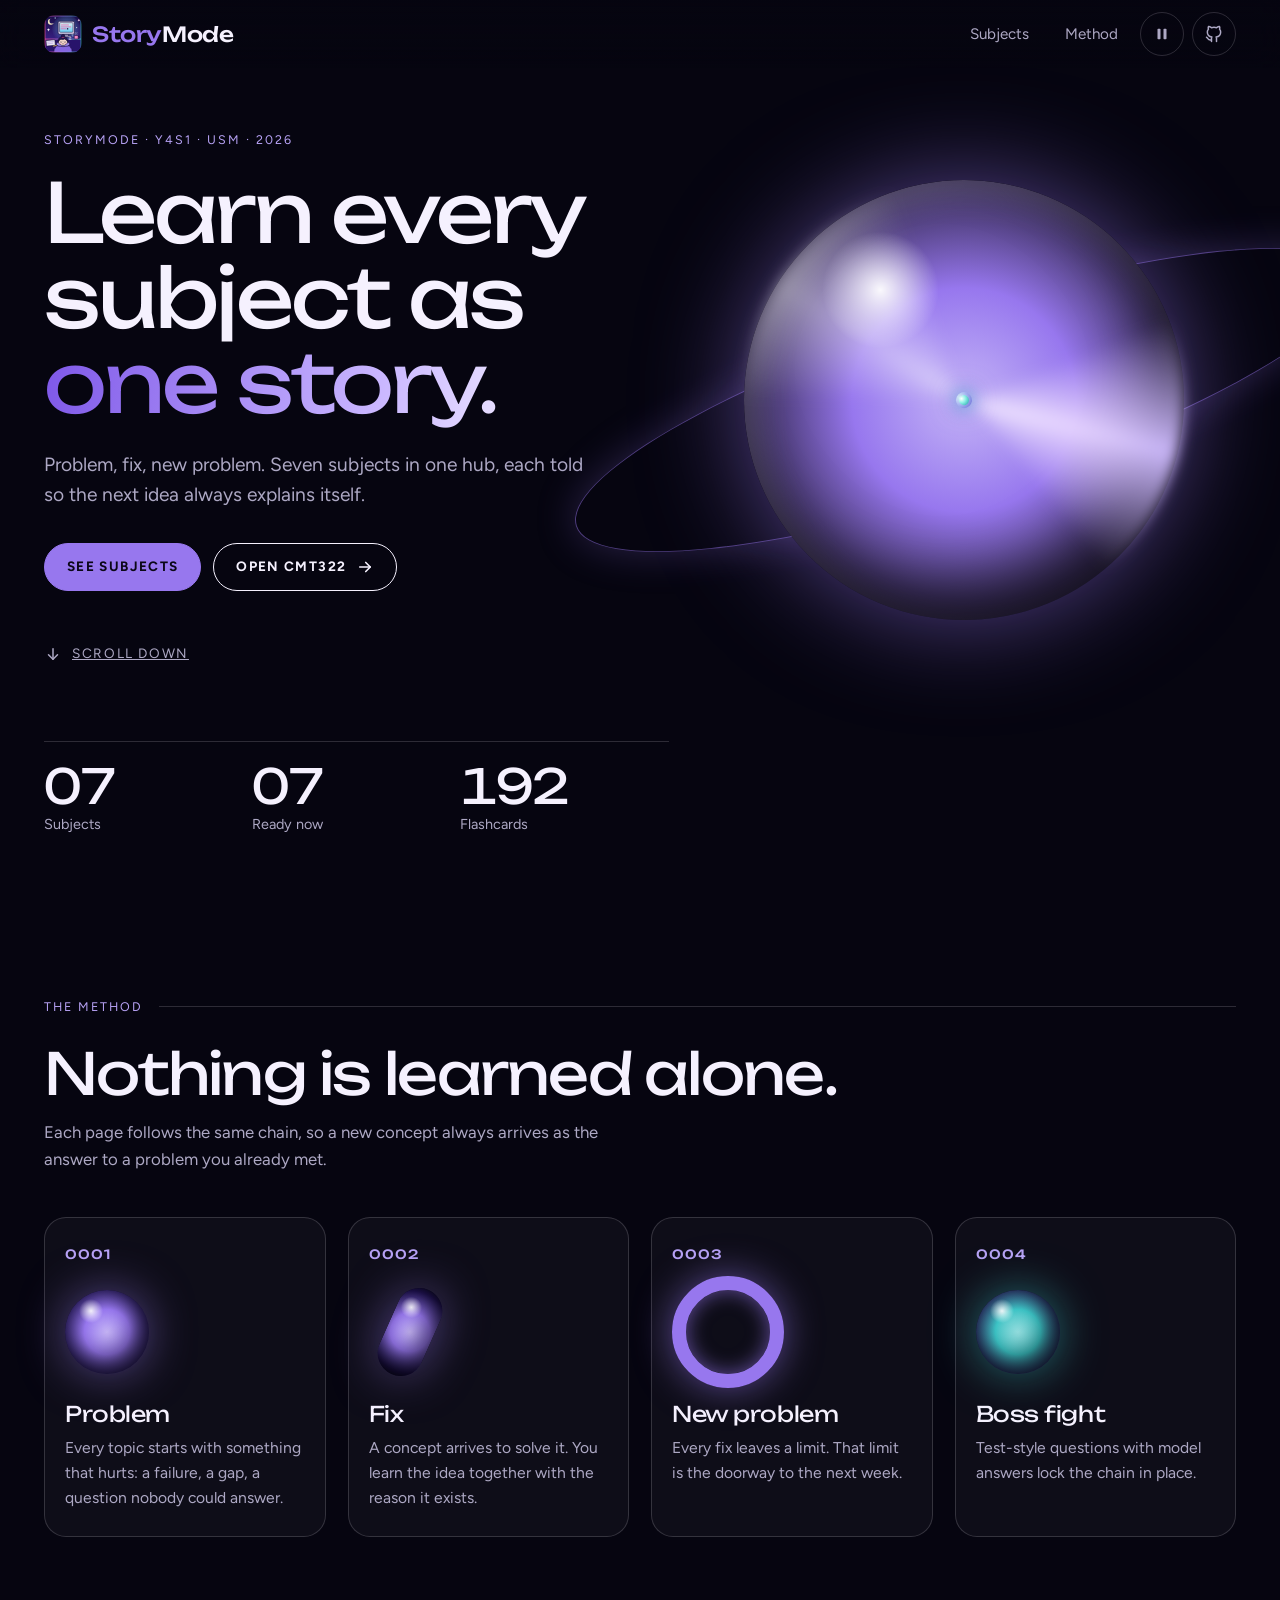
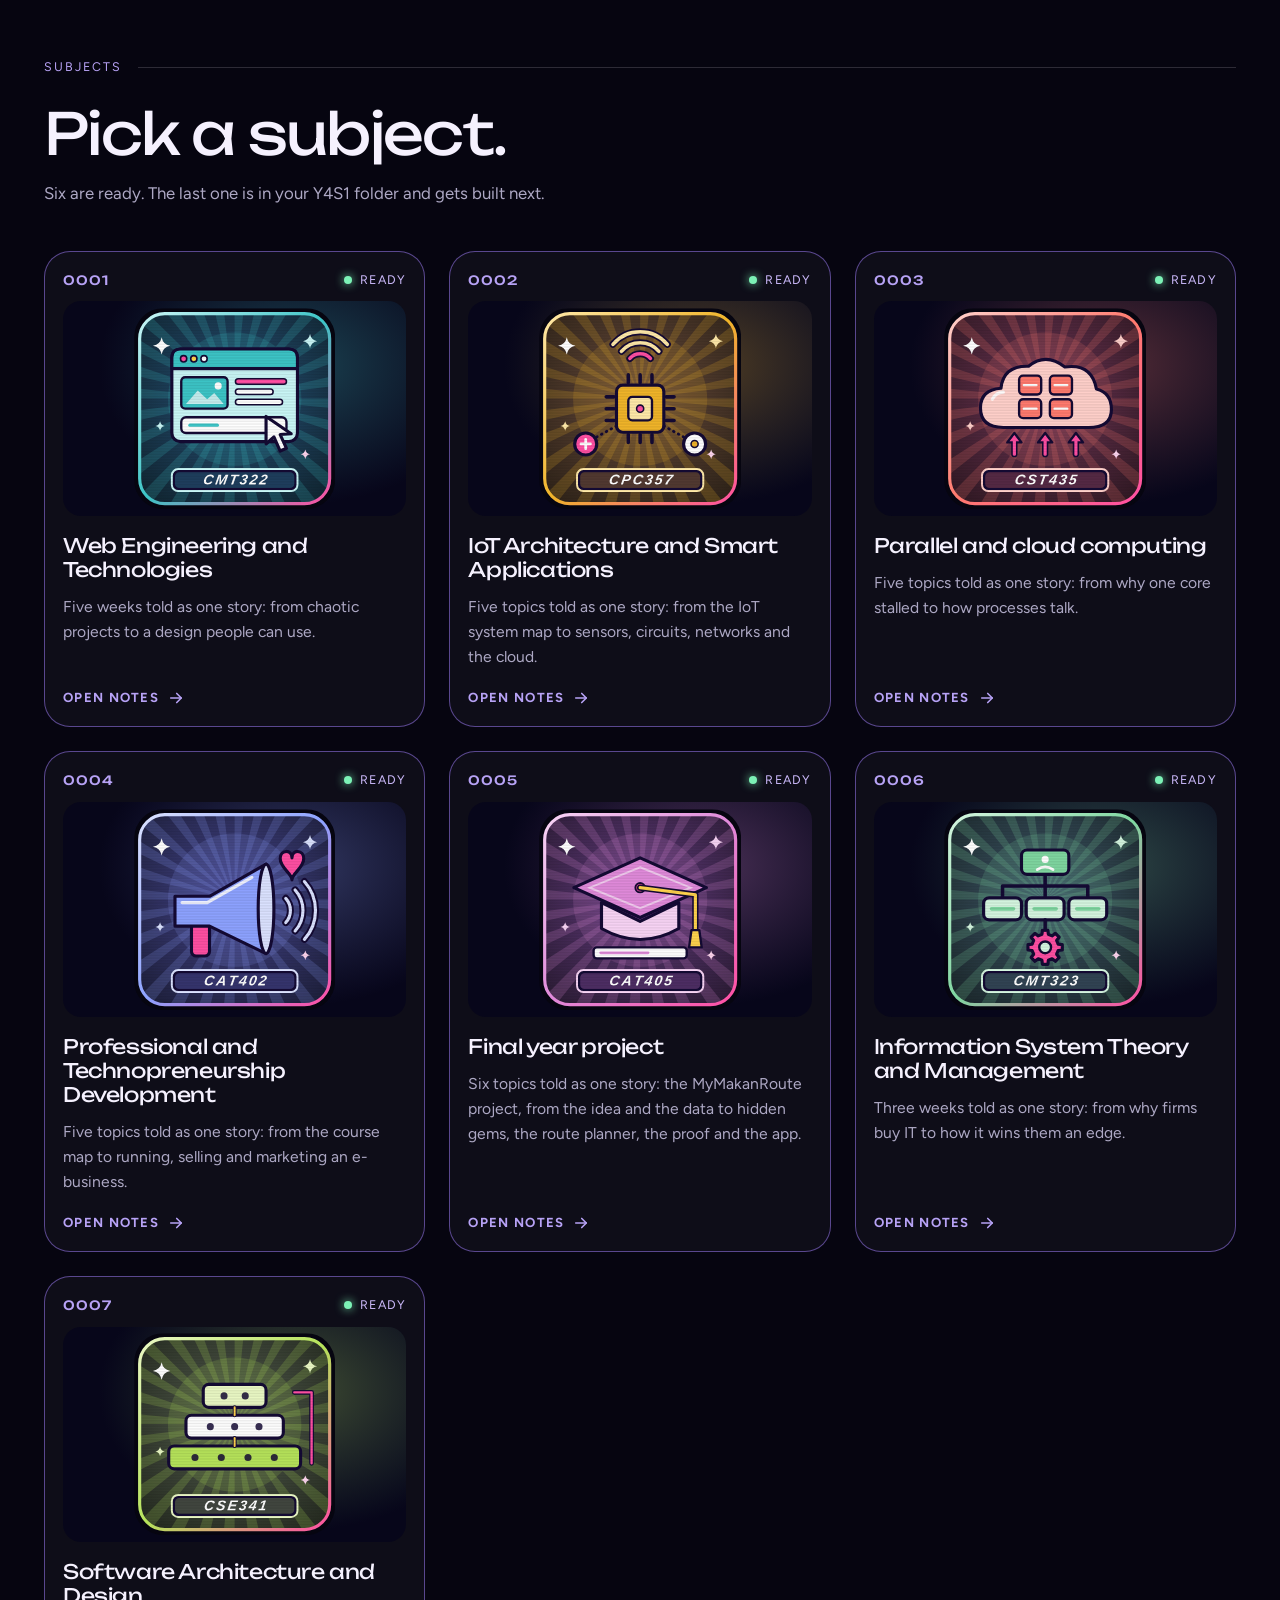
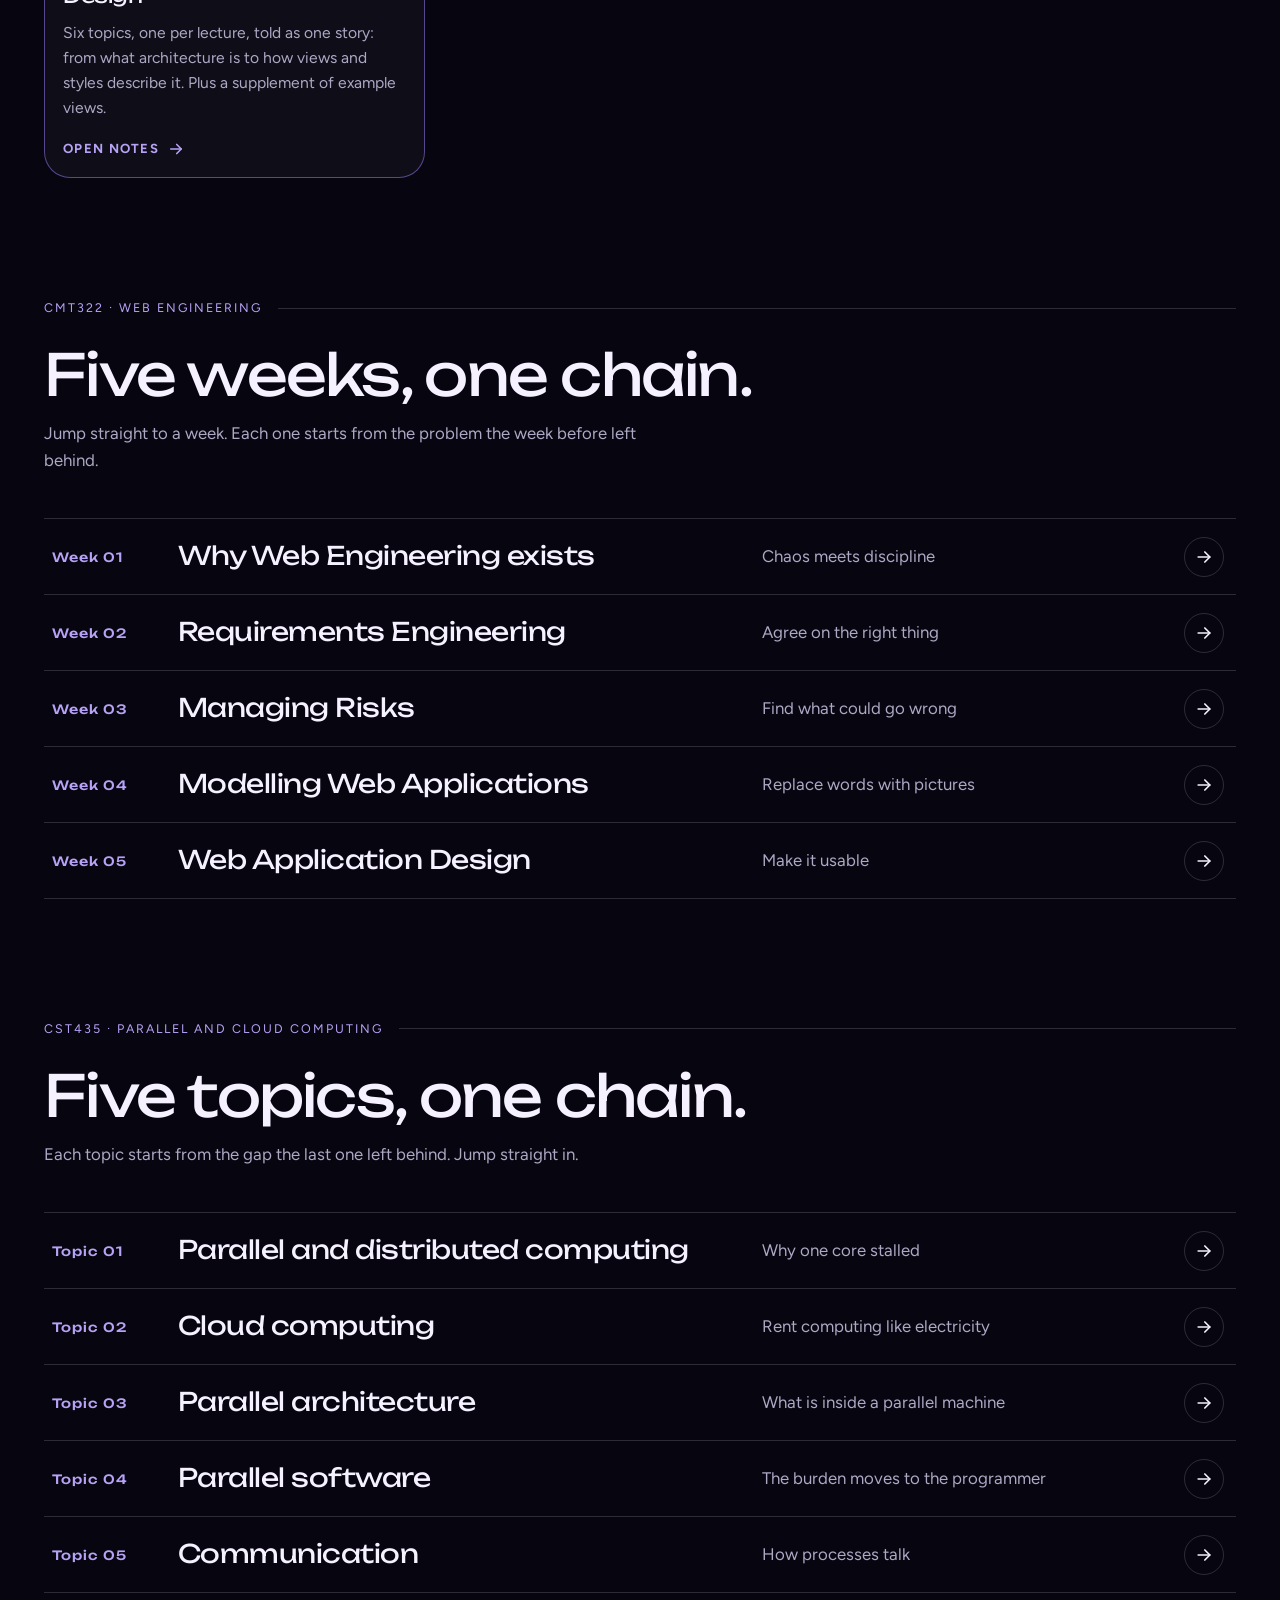
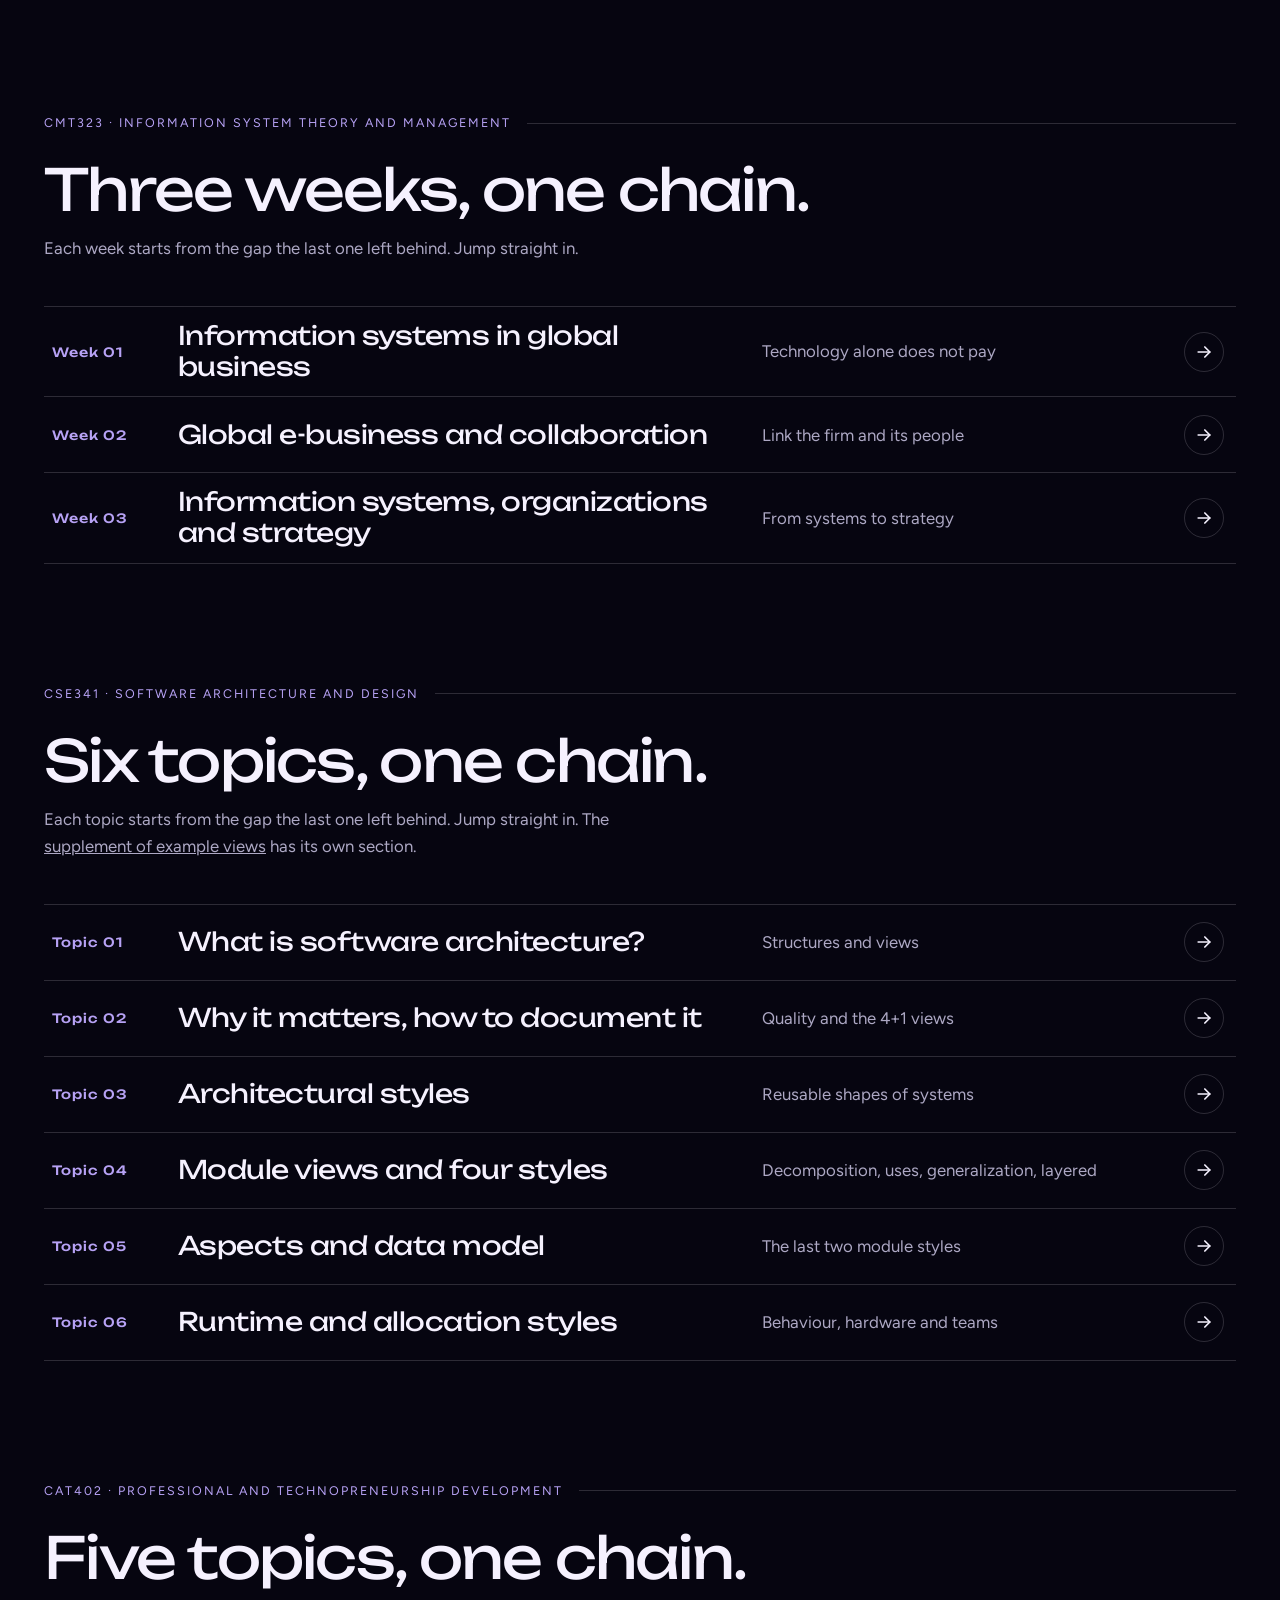
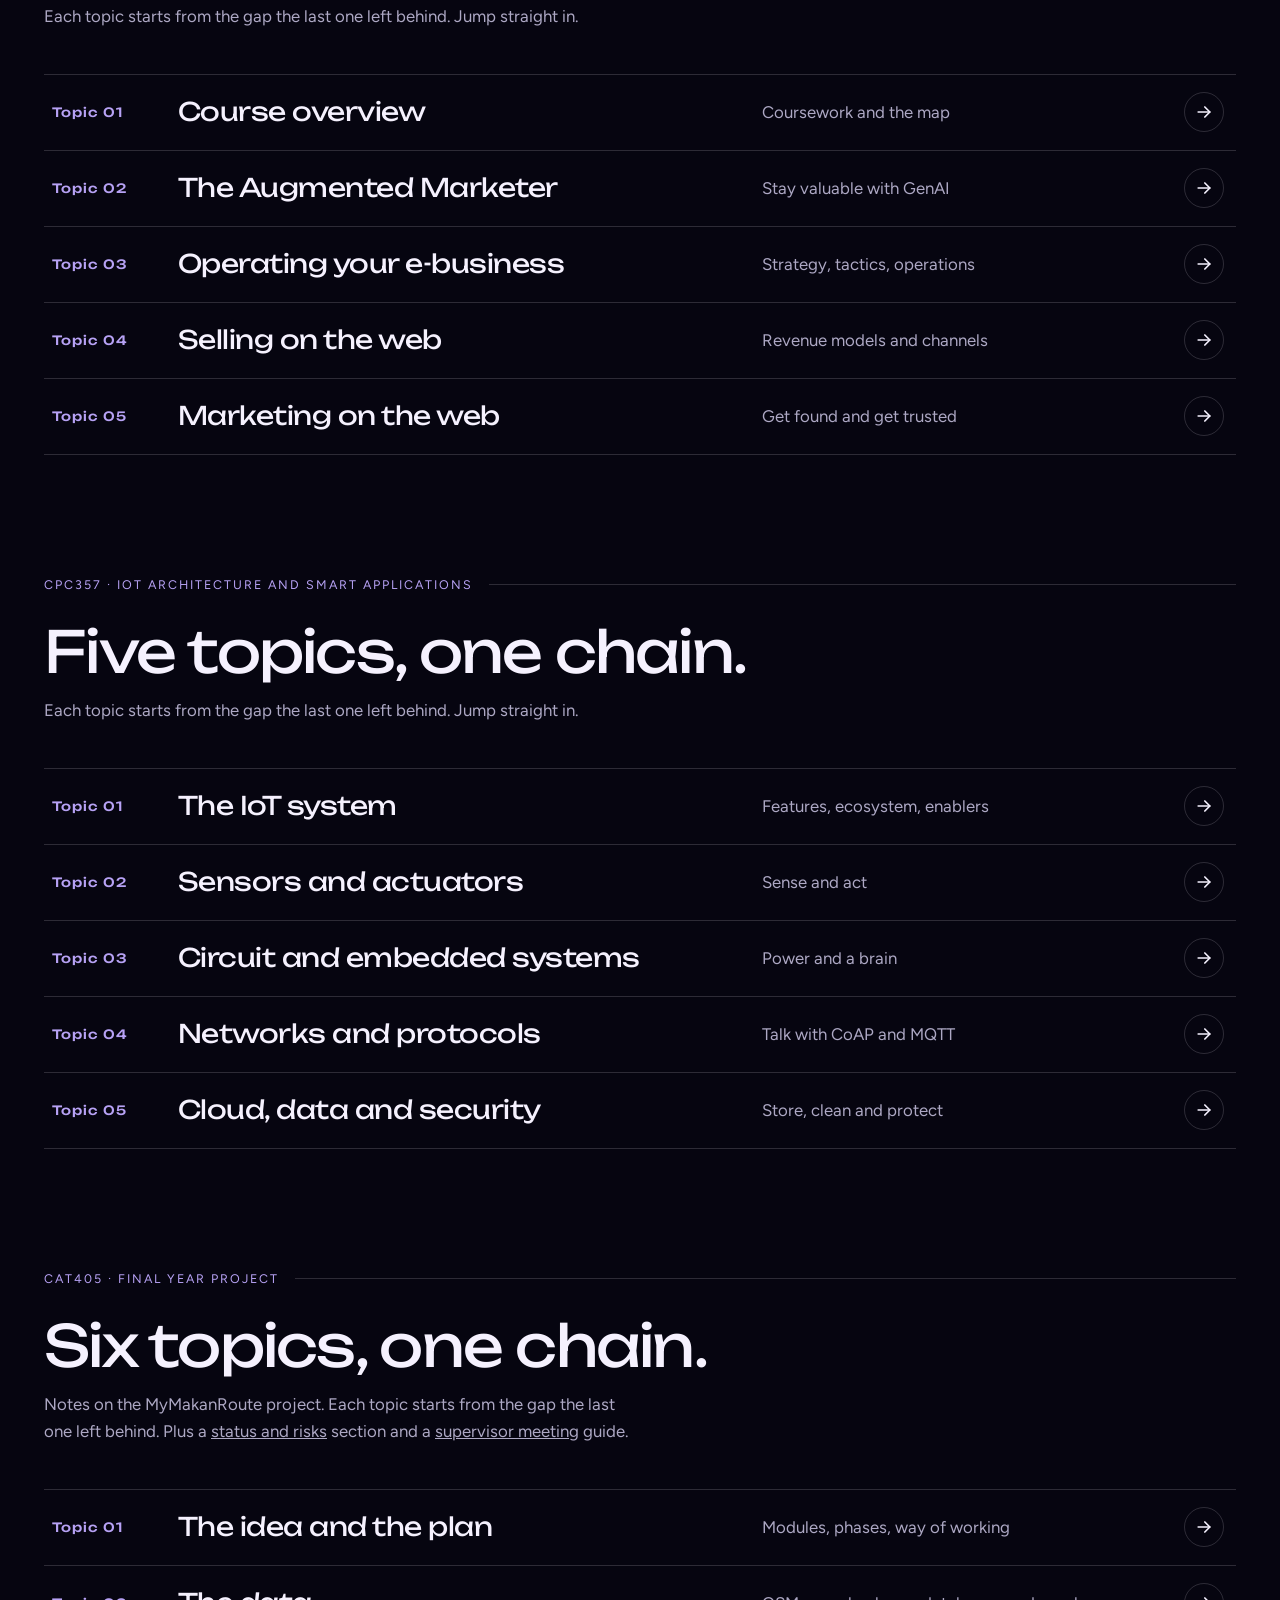
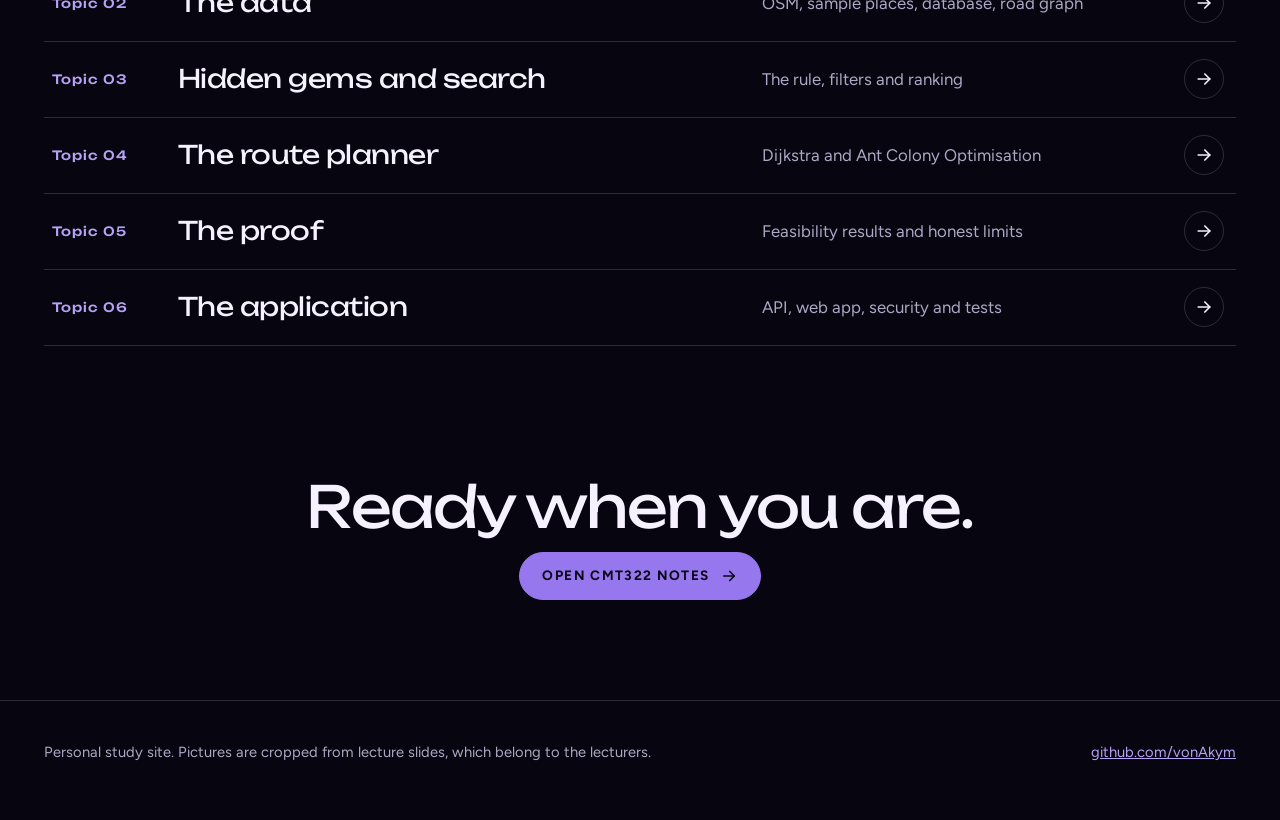
<file: index.html>
<!DOCTYPE html>
<html lang="en">
<head>
<meta charset="utf-8">
<meta name="viewport" content="width=device-width, initial-scale=1, viewport-fit=cover">
<meta name="theme-color" content="#060510">
<title>StoryMode: Y4S1 notes told as one story</title>
<link rel="icon" href="favicon.svg" type="image/svg+xml">
<link rel="icon" href="favicon-32.png" type="image/png" sizes="32x32">
<link rel="apple-touch-icon" href="apple-touch-icon.png">
<link rel="preconnect" href="https://fonts.googleapis.com">
<link rel="preconnect" href="https://fonts.gstatic.com" crossorigin>
<link href="https://fonts.googleapis.com/css2?family=Figtree:wght@400;500;700&family=Unbounded:wght@300;400;500&display=swap" rel="stylesheet">
<style>
/* Look: dark cosmic. Near-black navy, off-white lavender text, one violet accent, glossy orbs,
   wide display type, numbered sections. Single dark theme by choice. */
:root {
  color-scheme: dark;
  --ease-out: cubic-bezier(0.23, 1, 0.32, 1); --ease-in-out: cubic-bezier(0.77, 0, 0.175, 1); --h: #9777EE; --bg: #060510; --bg2: #0D0B20; --ink: #F5F1FE; --muted: #ADA8C4; --violet: #9777EE; --violet-soft: #B7A2F5;
  --line: rgba(245, 241, 254, .16); --card: rgba(255, 255, 255, .035);
  --display: "Unbounded", "Arial Black", system-ui, sans-serif;
  --body: "Figtree", system-ui, -apple-system, "Segoe UI", Roboto, sans-serif;
}
* { box-sizing: border-box; }
html { scroll-behavior: smooth; background: var(--bg); overflow-x: clip; -webkit-tap-highlight-color: transparent; }
a, button { touch-action: manipulation; }
body { margin: 0; color: var(--ink); font: 400 1.05rem/1.6 var(--body); background: var(--bg); overflow-x: hidden; }
.stars.a { position: fixed; top: 0; left: 0; right: 0; height: calc(100% + 600px); z-index: -1; opacity: .7; pointer-events: none;
  background-image:
   radial-gradient(1.2px 1.2px at 8% 14%, #fff 50%, transparent 52%), radial-gradient(1px 1px at 22% 62%, #cfc6ff 50%, transparent 52%),
   radial-gradient(1.4px 1.4px at 37% 33%, #fff 50%, transparent 52%), radial-gradient(1px 1px at 51% 81%, #fff 50%, transparent 52%),
   radial-gradient(1.2px 1.2px at 66% 22%, #cfc6ff 50%, transparent 52%), radial-gradient(1px 1px at 79% 57%, #fff 50%, transparent 52%),
   radial-gradient(1.4px 1.4px at 91% 12%, #fff 50%, transparent 52%), radial-gradient(1px 1px at 94% 88%, #cfc6ff 50%, transparent 52%),
   radial-gradient(1px 1px at 14% 92%, #fff 50%, transparent 52%), radial-gradient(1.2px 1.2px at 58% 6%, #fff 50%, transparent 52%);
  background-size: 640px 640px; }
a { color: inherit; }
:focus-visible { outline: 3px solid var(--violet-soft); outline-offset: 4px; border-radius: 10px; }
.wrap { max-width: 1240px; margin-inline: auto; padding-left: max(24px, env(safe-area-inset-left, 0px)); padding-right: max(24px, env(safe-area-inset-right, 0px)); }
.ic { flex: none; }

/* top bar */
.bar { position: fixed; z-index: 20; inset: 0 0 auto 0; padding-top: env(safe-area-inset-top, 0px); backdrop-filter: blur(14px); -webkit-backdrop-filter: blur(14px); background: linear-gradient(180deg, rgba(6,5,16,.85), rgba(6,5,16,.35)); }
.bar .wrap { display: flex; align-items: center; justify-content: space-between; min-height: 68px; }
.logo { font: 500 1.3rem var(--display); text-decoration: none; letter-spacing: -.02em; }
.logo { display: inline-flex; align-items: center; gap: 10px; min-height: 44px; }
.logo img { display: block; border-radius: 11px; }
@media (max-width: 480px) { .logo span { position: absolute; width: 1px; height: 1px; overflow: hidden; clip-path: inset(50%); white-space: nowrap; } }
.logo b { color: var(--violet); font-weight: 500; }
.bar nav { display: flex; align-items: center; gap: 8px; }
.bar nav a { display: inline-flex; align-items: center; justify-content: center; min-height: 44px; min-width: 44px; padding: 0 14px; border-radius: 999px; text-decoration: none; font-size: .95rem; color: var(--muted); transition: color .2s, background-color .2s, scale .12s var(--ease-out); }
.bar nav a.icon { border: 1px solid var(--line); padding: 0; }

/* orbs and shapes */
.orb { position: relative; display: block; width: var(--s, 320px); aspect-ratio: 1; border-radius: 50%;
  background: radial-gradient(circle at 31% 25%, rgba(255,255,255,.95) 0, rgba(255,255,255,0) 13%),
              radial-gradient(circle at 50% 50%, color-mix(in srgb, var(--h) 55%, #fff) 0, var(--h) 36%, color-mix(in srgb, var(--h) 32%, #000) 72%, #04030c 100%);
  box-shadow: 0 0 110px -10px color-mix(in srgb, var(--h) 65%, transparent), inset -22px -30px 60px rgba(0,0,0,.6), inset 12px 12px 34px rgba(255,255,255,.2); }
.orb::after { content: ""; position: absolute; inset: 0; border-radius: 50%; mix-blend-mode: screen; filter: blur(7px);
  background: conic-gradient(from 205deg, transparent 0 18%, rgba(255,255,255,.4) 27%, transparent 38% 62%, color-mix(in srgb, var(--h) 60%, #fff) 72%, transparent 82%); }
.orb.big { --s: min(78vw, 440px); animation: float 9s ease-in-out infinite; }
.orb.sm { --s: 104px; animation: float 7s ease-in-out infinite; }
.halo { position: relative; display: grid; place-items: center; }
.halo::before { content: ""; position: absolute; width: 150%; height: 40%; border: 1.5px solid rgba(151,119,238,.5); border-radius: 50%; transform: rotate(-18deg); box-shadow: 0 0 40px rgba(151,119,238,.25); }
@keyframes float { 0%, 100% { transform: translateY(0); } 50% { transform: translateY(-14px); } }

/* hero */
.hero { position: relative; padding: 130px 0 70px; overflow-x: clip; }
.hero::before { content: ""; position: absolute; inset: -10% -10% auto 30%; height: 90%; z-index: -1; background: radial-gradient(50% 50% at 60% 40%, rgba(120,80,230,.35), transparent 70%); }
.hero .wrap { display: grid; grid-template-columns: minmax(0, 1.15fr) minmax(0, 1fr); align-items: center; gap: 24px; }
.eyebrow { margin: 0 0 20px; font-size: .78rem; letter-spacing: .16em; text-transform: uppercase; color: var(--violet-soft); }
h1 { margin: 0; font: 400 clamp(2.3rem, 6.4vw, 5.2rem)/1.04 var(--display); letter-spacing: -.035em; text-wrap: balance; }
h1 em { font-style: normal; color: var(--violet); }
.lead { max-width: 46ch; margin: 24px 0 32px; font-size: 1.2rem; color: var(--muted); }
.btns { display: flex; flex-wrap: wrap; gap: 12px; }
.btn { display: inline-flex; align-items: center; gap: 10px; min-height: 48px; padding: 0 22px; border: 1px solid var(--ink); border-radius: 999px; text-decoration: none; font-weight: 700; font-size: .85rem; letter-spacing: .1em; text-transform: uppercase; cursor: pointer; transition: background-color .2s, color .2s, border-color .2s, scale .12s var(--ease-out); }
.btn.solid { background: var(--violet); border-color: var(--violet); color: #0A0716; }
.scroll { display: inline-flex; align-items: center; gap: 10px; margin-top: 52px; color: var(--muted); font-size: .85rem; letter-spacing: .12em; text-transform: uppercase; }
.scroll .ic { animation: bob 2.4s ease-in-out infinite; }
@keyframes bob { 0%, 100% { transform: translateY(0); } 50% { transform: translateY(5px); } }
.stats { display: grid; grid-template-columns: repeat(3, 1fr); gap: 0; margin-top: 70px; border-top: 1px solid var(--line); }
.stats div { padding: 20px 0 0; }
.stats b { display: block; font: 400 clamp(1.8rem, 4vw, 3rem)/1 var(--display); letter-spacing: -.03em; }
.stats span { color: var(--muted); font-size: .9rem; }

/* sections */
section.s { padding: 90px 0 30px; }
.kicker { display: flex; align-items: center; gap: 16px; margin: 0 0 26px; font-size: .78rem; letter-spacing: .16em; text-transform: uppercase; color: var(--violet-soft); }
.kicker::after { content: ""; flex: 1; height: 1px; background: var(--line); }
h2 { margin: 0 0 14px; font: 400 clamp(1.9rem, 4.6vw, 3.6rem)/1.08 var(--display); letter-spacing: -.03em; text-wrap: balance; }
.sub { max-width: 54ch; margin: 0 0 44px; color: var(--muted); }
.num { font: 500 .8rem var(--display); letter-spacing: .08em; color: var(--violet-soft); }

/* method */
.pillars { list-style: none; margin: 0; padding: 0; display: grid; grid-template-columns: repeat(4, 1fr); gap: 22px; }
.pillars li { position: relative; padding: 22px 20px 26px; border: 1px solid var(--line); border-radius: 22px; background: var(--card); }
.pillars h3 { margin: 22px 0 8px; font: 400 1.35rem/1.15 var(--display); letter-spacing: -.02em; }
.pillars p { margin: 0; color: var(--muted); font-size: .98rem; }
.shape { display: block; height: 96px; margin-top: 18px; position: relative; }
.shape::before { content: ""; position: absolute; left: 0; top: 50%; transform: translateY(-50%); border-radius: 50%; width: 84px; height: 84px; --h: var(--violet);
  background: radial-gradient(circle at 31% 25%, rgba(255,255,255,.9) 0, rgba(255,255,255,0) 14%), radial-gradient(circle, color-mix(in srgb, var(--h) 55%, #fff) 0, var(--h) 38%, #1c1048 80%, #05040f 100%);
  box-shadow: 0 0 50px -6px rgba(151,119,238,.7), inset -10px -14px 26px rgba(0,0,0,.55); }
.shape.pill::before { width: 46px; height: 92px; border-radius: 999px; transform: translateY(-50%) rotate(24deg); left: 18px; }
.shape.ring::before { background: transparent; border: 14px solid var(--violet); box-shadow: 0 0 40px -4px rgba(151,119,238,.7), inset 0 0 20px rgba(151,119,238,.6); }
.shape.sphere2::before { --h: #3cc4c6; box-shadow: 0 0 50px -6px rgba(60,196,198,.7), inset -10px -14px 26px rgba(0,0,0,.55); }

/* subjects */
.projects { list-style: none; margin: 0; padding: 0; display: grid; grid-template-columns: repeat(3, 1fr); gap: 24px; }
.proj { display: flex; flex-direction: column; height: 100%; gap: 12px; padding: 18px; border: 1px solid var(--line); border-radius: 26px; background: var(--card); text-decoration: none; transition: border-color .2s, transform .15s var(--ease-out), translate .2s var(--ease-out), background-color .2s, scale .12s var(--ease-out); }
.proj.ready { cursor: pointer; border-color: rgba(151,119,238,.55); }
.proj.soon { border-style: dashed; cursor: not-allowed; }
.proj .row { display: flex; align-items: center; justify-content: space-between; }
.state { display: inline-flex; align-items: center; gap: 8px; font-size: .78rem; letter-spacing: .1em; text-transform: uppercase; color: var(--muted); }
.state i { width: 8px; height: 8px; border-radius: 50%; background: #6D6890; }
.state.on { color: #CBB9FA; } .state.on i { background: #7CF2B6; box-shadow: 0 0 10px #7CF2B6; }
.art { position: relative; display: grid; place-items: center; aspect-ratio: 16/10; overflow: hidden; border-radius: 18px;
  background: radial-gradient(80% 90% at 68% 30%, color-mix(in srgb, var(--h) 30%, #0b0a1e), #07061a 72%); }
.art .ico { position: absolute; left: 50%; top: 50%; translate: -50% -50%; display: block; height: 94%; width: auto; aspect-ratio: 1; max-width: 100%; }
.proj.soon .art .ico { filter: grayscale(.45) brightness(.85); }
.art .tag { position: absolute; left: 14px; bottom: 12px; font: 500 .72rem var(--display); letter-spacing: .1em; color: rgba(245,241,254,.85); }
.proj h3 { margin: 6px 0 0; font: 400 1.25rem/1.2 var(--display); letter-spacing: -.02em; }
.proj p { margin: 0; color: var(--muted); font-size: .98rem; }
.more { display: inline-flex; align-items: center; gap: 8px; margin-top: auto; padding-top: 6px; font-weight: 700; font-size: .82rem; letter-spacing: .1em; text-transform: uppercase; color: var(--violet-soft); }

/* weeks timeline */
.weeks { list-style: none; margin: 0; padding: 0; border-top: 1px solid var(--line); }
.weeks a { display: grid; grid-template-columns: 110px minmax(0, 1.4fr) minmax(0, 1fr) 44px; align-items: center; gap: 16px; min-height: 76px; padding: 14px 8px; border-bottom: 1px solid var(--line); text-decoration: none; transition: background-color .2s, scale .12s var(--ease-out); }
.wn { font: 500 .8rem var(--display); letter-spacing: .08em; color: var(--violet-soft); }
.wt { font: 400 clamp(1.05rem, 2.2vw, 1.6rem)/1.2 var(--display); letter-spacing: -.02em; }
.wd { color: var(--muted); }
.wa { display: grid; place-items: center; width: 40px; height: 40px; border: 1px solid var(--line); border-radius: 50%; }

/* closing */
.end { padding: 100px 0 40px; text-align: center; }
.end h2 { margin-inline: auto; max-width: 16ch; }
.end .btns { justify-content: center; }
.foot { padding: 40px 0 56px; margin-top: 60px; border-top: 1px solid var(--line); color: var(--muted); font-size: .92rem; }
.foot .wrap { display: flex; flex-wrap: wrap; justify-content: space-between; gap: 12px; }
.foot a { color: var(--violet-soft); }


/* ---- motion ---- */
.stars.b { position: fixed; top: 0; left: 0; right: 0; height: calc(100% + 600px); z-index: -1; pointer-events: none; background-size: 520px 520px; animation: twinkle 4.5s ease-in-out infinite alternate;
  background-image: radial-gradient(1.6px 1.6px at 18% 40%, #fff 50%, transparent 52%), radial-gradient(1.4px 1.4px at 44% 12%, #cfc6ff 50%, transparent 52%),
    radial-gradient(1.8px 1.8px at 73% 70%, #fff 50%, transparent 52%), radial-gradient(1.4px 1.4px at 88% 36%, #cfc6ff 50%, transparent 52%), radial-gradient(1.6px 1.6px at 30% 84%, #fff 50%, transparent 52%); }
@keyframes twinkle { from { opacity: .12; } to { opacity: .95; } }
.hero::before { animation: drift 14s ease-in-out infinite; }
@keyframes drift { 0%, 100% { transform: translate(0, 0) scale(1); } 50% { transform: translate(-40px, 30px) scale(1.12); } }
.cursor-glow { position: fixed; z-index: -1; top: 0; left: 0; width: 400px; height: 400px; border-radius: 50%; pointer-events: none; opacity: 0; transition: opacity .4s;
  background: radial-gradient(circle, rgba(151,119,238,.2), transparent 65%); }

/* satellites orbiting the hero orb */
.orbit { position: absolute; left: -25%; top: 30%; width: 150%; height: 40%; transform: rotate(-18deg); pointer-events: none; }
.sx, .sy { position: absolute; inset: 0; }
.sx { animation: ox 7s ease-in-out infinite alternate; }
.sy { animation: oy 7s ease-in-out infinite alternate; animation-delay: -3.5s; }
.orbit.two .sx { animation-duration: 11s; animation-delay: -4s; }
.orbit.two .sy { animation-duration: 11s; animation-delay: -9.5s; }
.dot { position: absolute; left: 50%; top: 50%; width: 16px; height: 16px; margin: -8px; border-radius: 50%;
  background: radial-gradient(circle at 30% 28%, #fff, #cbb8ff 40%, #6d4bd8); box-shadow: 0 0 22px 4px rgba(151,119,238,.8); }
.orbit.two .dot { width: 10px; height: 10px; margin: -5px; background: radial-gradient(circle at 30% 28%, #fff, #8ff0e6 40%, #1a9fa6); box-shadow: 0 0 18px 3px rgba(60,196,198,.8); }
@keyframes ox { from { transform: translateX(-50%); } to { transform: translateX(50%); } }
@keyframes oy { from { transform: translateY(-50%); } to { transform: translateY(50%); } }

/* hero entrance and headline shimmer */
@keyframes up { from { transform: translateY(22px); opacity: .2; } to { transform: none; opacity: 1; } }
.hero .eyebrow { animation: up .6s var(--ease-out) 0s both; }
.hero h1 { animation: up .6s var(--ease-out) .07s both; }
.hero .lead { animation: up .6s var(--ease-out) .14s both; }
.hero .btns { animation: up .6s var(--ease-out) .21s both; }
@supports ((-webkit-background-clip: text) or (background-clip: text)) {
  h1 em { background: linear-gradient(100deg, #7d56e8 0%, #c9b6ff 30%, #ffffff 50%, #c9b6ff 70%, #7d56e8 100%); background-size: 250% 100%; background-position: 0% 0;
    -webkit-background-clip: text; background-clip: text; -webkit-text-fill-color: transparent; animation: shine 2.4s var(--ease-in-out) .7s 1 both; }
}
@keyframes shine { from { background-position: 100% 0; } to { background-position: 0% 0; } }


/* method shapes and card orbs */
.shape.sphere::before, .shape.sphere2::before { animation: sbob 5s ease-in-out infinite; }
.shape.pill::before { animation: wob 6s ease-in-out infinite; }
.shape.ring::before { animation: ringp 4.5s ease-in-out infinite; }
@keyframes sbob { 0%, 100% { transform: translateY(-50%); } 50% { transform: translateY(calc(-50% - 10px)); } }
@keyframes wob { 0%, 100% { transform: translateY(-50%) rotate(24deg); } 50% { transform: translateY(-50%) rotate(-14deg); } }
@keyframes ringp { 0%, 100% { transform: translateY(-50%) scale(1); } 50% { transform: translateY(-50%) scale(1.12); } }
.projects li:nth-child(2) .orb { animation-delay: -1.5s; } .projects li:nth-child(3) .orb { animation-delay: -3s; }
.projects li:nth-child(4) .orb { animation-delay: -4.5s; } .projects li:nth-child(5) .orb { animation-delay: -6s; }
.wa { transition: transform .2s var(--ease-out), background-color .2s, border-color .2s; }
.wt, .wn { transition: translate .2s var(--ease-out); }

/* loops stop while off-screen */
[data-loop].off .orb, [data-loop].off .sx, [data-loop].off .sy, [data-loop].off .shape::before { animation-play-state: paused; }
/* user switch: stop all motion */
html[data-motion="off"] *, html[data-motion="off"] *::before, html[data-motion="off"] *::after { animation: none !important; }
html[data-motion="off"] .cursor-glow { display: none; }
.bar nav button.icon { display: inline-grid; place-items: center; width: 44px; height: 44px; padding: 0; border: 1px solid var(--line); border-radius: 50%; background: transparent; color: var(--muted); cursor: pointer; transition: color .2s, background-color .2s; }
.motion-btn .play { display: none; } .motion-btn[aria-pressed="true"] .play { display: block; } .motion-btn[aria-pressed="true"] .pause { display: none; }
.btn:active, .proj.ready:active, .weeks a:active, .bar nav a:active { scale: .97; }
@media (hover: hover) and (pointer: fine) {
  .bar nav a:hover, .bar nav button.icon:hover { color: var(--ink); background: rgba(255,255,255,.07); }
  .btn:hover { background: var(--ink); color: var(--bg); }
  .btn.solid:hover { background: var(--violet-soft); border-color: var(--violet-soft); }
  .proj.ready:hover { translate: 0 -4px; background: rgba(151,119,238,.09); border-color: var(--violet); }
  .weeks a:hover { background: rgba(151,119,238,.09); }
  .weeks a:hover .wt, .weeks a:hover .wn { translate: 10px 0; }
  .weeks a:hover .wa { background: var(--violet); border-color: var(--violet); color: #0A0716; transform: translateX(6px); }
}
/* long or unbreakable text must wrap, never push the page wider */
.proj h3, .proj p, .wt, .wd, .pillars h3, .pillars p { overflow-wrap: anywhere; }
.weeks a > * { min-width: 0; }
.stats b { font-variant-numeric: tabular-nums; }

/* rise in as they scroll into view; they start faded, never invisible */
@keyframes rise { from { opacity: .25; transform: translateY(46px); } to { opacity: 1; transform: none; } }
@supports (animation-timeline: view()) {
  .pillars li, .projects li, .weeks li, section.s h2, section.s .sub, .end h2, .stats > div { animation: rise linear both; animation-timeline: view(); animation-range: entry 0% entry 45%; }
}

@media (max-width: 1000px) {
  .pillars { grid-template-columns: repeat(2, 1fr); }
  .projects { grid-template-columns: repeat(2, 1fr); }
}
@media (max-width: 820px) {
  .hero { padding-top: 104px; }
  .hero .wrap { grid-template-columns: 1fr; }
  .halo { order: -1; margin-bottom: 20px; }
  .weeks a { grid-template-columns: 82px minmax(0, 1fr) 40px; }
  .wd { display: none; }
}
@media (max-width: 620px) {
  .wrap { padding-left: max(18px, env(safe-area-inset-left, 0px)); padding-right: max(18px, env(safe-area-inset-right, 0px)); }
  .pillars, .projects { grid-template-columns: 1fr; }
  .stats { margin-top: 44px; }
}
@media (prefers-reduced-motion: reduce) { html { scroll-behavior: auto; } *, *::before, *::after { animation: none !important; } .proj, .btn, .weeks a, .bar nav a { scale: none !important; } .proj.ready, .proj.ready:hover { transform: none !important; translate: none !important; } .weeks a:hover .wt, .weeks a:hover .wn { translate: none; } .weeks a:hover .wa { transform: none; } .cursor-glow, .bar nav button.motion-btn { display: none; } }
</style>
</head>
<body>
<div class="stars a" aria-hidden="true"></div><div class="stars b" aria-hidden="true"></div>
<header class="bar"><div class="wrap">
  <a class="logo" href="./" aria-label="StoryMode, home"><img src="favicon.svg" width="38" height="38" alt=""><span><b>Story</b>Mode</span></a>
  <nav aria-label="Main"><a href="#subjects">Subjects</a><a href="#method">Method</a>
  <button class="icon motion-btn" type="button" aria-pressed="false" aria-label="Pause animations"><svg class="ic pause" width="18" height="18" viewBox="0 0 24 24" fill="currentColor" aria-hidden="true"><rect x="6" y="5" width="4" height="14" rx="1"/><rect x="14" y="5" width="4" height="14" rx="1"/></svg><svg class="ic play" width="18" height="18" viewBox="0 0 24 24" fill="currentColor" aria-hidden="true"><path d="M7 5v14l12-7z"/></svg></button>
  <a class="icon" href="https://github.com/vonAkym" aria-label="GitHub profile"><svg class="ic" width="20" height="20" viewBox="0 0 24 24" fill="none" stroke="currentColor" stroke-width="1.8" stroke-linecap="round" stroke-linejoin="round" aria-hidden="true"><path d="M9 19c-4.3 1.4-4.3-2.5-6-3m12 5v-3.5c0-1 .1-1.4-.5-2 2.8-.3 5.5-1.4 5.5-6a4.6 4.6 0 0 0-1.3-3.2 4.2 4.2 0 0 0-.1-3.2s-1.1-.3-3.5 1.3a12.3 12.3 0 0 0-6.2 0C6.5 2.8 5.4 3.1 5.4 3.1a4.2 4.2 0 0 0-.1 3.2A4.6 4.6 0 0 0 4 9.5c0 4.6 2.700 5.700 5.500 6-.6.6-.6 1.200-.5 2V21"/></svg></a></nav>
</div></header>
<main>
<section class="hero"><div class="wrap">
  <div>
    <p class="eyebrow">StoryMode · Y4S1 · USM · 2026</p>
    <h1>Learn every subject as <em>one story.</em></h1>
    <p class="lead">Problem, fix, new problem. Seven subjects in one hub, each told so the next idea always explains itself.</p>
    <div class="btns"><a class="btn solid" href="#subjects">See subjects</a><a class="btn" href="cmt322/">Open CMT322 <svg class="ic" width="18" height="18" viewBox="0 0 24 24" fill="none" stroke="currentColor" stroke-width="2.2" stroke-linecap="round" stroke-linejoin="round" aria-hidden="true"><path d="M5 12h14"/><path d="m13 6 6 6-6 6"/></svg></a></div>
    <a class="scroll" href="#method"><svg class="ic" width="18" height="18" viewBox="0 0 24 24" fill="none" stroke="currentColor" stroke-width="2" stroke-linecap="round" stroke-linejoin="round" aria-hidden="true"><path d="M12 5v14"/><path d="m6 13 6 6 6-6"/></svg> Scroll down</a>
  </div>
  <div class="halo" data-loop><span class="orb big" aria-hidden="true"></span><span class="orbit" aria-hidden="true"><span class="sx"><span class="sy"><i class="dot"></i></span></span></span><span class="orbit two" aria-hidden="true"><span class="sx"><span class="sy"><i class="dot"></i></span></span></span></div>
</div>
<div class="wrap"><div class="stats">
  <div><b>07</b><span>Subjects</span></div><div><b>07</b><span>Ready now</span></div><div><b>192</b><span>Flashcards</span></div>
</div></div></section>

<section class="s" id="method"><div class="wrap">
  <p class="kicker">The method</p>
  <h2>Nothing is learned alone.</h2>
  <p class="sub">Each page follows the same chain, so a new concept always arrives as the answer to a problem you already met.</p>
  <ul class="pillars"><li data-loop><span class="num" data-scramble>0001</span><span class="shape sphere" aria-hidden="true"></span><h3>Problem</h3><p>Every topic starts with something that hurts: a failure, a gap, a question nobody could answer.</p></li><li data-loop><span class="num" data-scramble>0002</span><span class="shape pill" aria-hidden="true"></span><h3>Fix</h3><p>A concept arrives to solve it. You learn the idea together with the reason it exists.</p></li><li data-loop><span class="num" data-scramble>0003</span><span class="shape ring" aria-hidden="true"></span><h3>New problem</h3><p>Every fix leaves a limit. That limit is the doorway to the next week.</p></li><li data-loop><span class="num" data-scramble>0004</span><span class="shape sphere2" aria-hidden="true"></span><h3>Boss fight</h3><p>Test-style questions with model answers lock the chain in place.</p></li></ul>
</div></section>

<section class="s" id="subjects"><div class="wrap">
  <p class="kicker">Subjects</p>
  <h2>Pick a subject.</h2>
  <p class="sub">Six are ready. The last one is in your Y4S1 folder and gets built next.</p>
  <ul class="projects"><li data-loop><a class="proj ready" href="cmt322/"><div class="row"><span class="num" data-scramble>0001</span><span class="state on"><i></i>Ready</span></div><div class="art" style="--h:#3cc4c6"><img class="ico" src="assets/subjects/cmt322.svg" width="512" height="512" alt="" loading="lazy" decoding="async"></div><h3>Web Engineering and Technologies</h3><p>Five weeks told as one story: from chaotic projects to a design people can use.</p><span class="more">Open notes <svg class="ic" width="18" height="18" viewBox="0 0 24 24" fill="none" stroke="currentColor" stroke-width="2.2" stroke-linecap="round" stroke-linejoin="round" aria-hidden="true"><path d="M5 12h14"/><path d="m13 6 6 6-6 6"/></svg></span></a></li><li data-loop><a class="proj ready" href="cpc357/"><div class="row"><span class="num" data-scramble>0002</span><span class="state on"><i></i>Ready</span></div><div class="art" style="--h:#f0b429"><img class="ico" src="assets/subjects/cpc357.svg" width="512" height="512" alt="" loading="lazy" decoding="async"></div><h3>IoT Architecture and Smart Applications</h3><p>Five topics told as one story: from the IoT system map to sensors, circuits, networks and the cloud.</p><span class="more">Open notes <svg class="ic" width="18" height="18" viewBox="0 0 24 24" fill="none" stroke="currentColor" stroke-width="2.2" stroke-linecap="round" stroke-linejoin="round" aria-hidden="true"><path d="M5 12h14"/><path d="m13 6 6 6-6 6"/></svg></span></a></li><li data-loop><a class="proj ready" href="cst435/"><div class="row"><span class="num" data-scramble>0003</span><span class="state on"><i></i>Ready</span></div><div class="art" style="--h:#ff7a6e"><img class="ico" src="assets/subjects/cst435.svg" width="512" height="512" alt="" loading="lazy" decoding="async"></div><h3>Parallel and cloud computing</h3><p>Five topics told as one story: from why one core stalled to how processes talk.</p><span class="more">Open notes <svg class="ic" width="18" height="18" viewBox="0 0 24 24" fill="none" stroke="currentColor" stroke-width="2.2" stroke-linecap="round" stroke-linejoin="round" aria-hidden="true"><path d="M5 12h14"/><path d="m13 6 6 6-6 6"/></svg></span></a></li><li data-loop><a class="proj ready" href="cat402/"><div class="row"><span class="num" data-scramble>0004</span><span class="state on"><i></i>Ready</span></div><div class="art" style="--h:#8da2ff"><img class="ico" src="assets/subjects/cat402.svg" width="512" height="512" alt="" loading="lazy" decoding="async"></div><h3>Professional and Technopreneurship Development</h3><p>Five topics told as one story: from the course map to running, selling and marketing an e-business.</p><span class="more">Open notes <svg class="ic" width="18" height="18" viewBox="0 0 24 24" fill="none" stroke="currentColor" stroke-width="2.2" stroke-linecap="round" stroke-linejoin="round" aria-hidden="true"><path d="M5 12h14"/><path d="m13 6 6 6-6 6"/></svg></span></a></li><li data-loop><a class="proj ready" href="cat405/"><div class="row"><span class="num" data-scramble>0005</span><span class="state on"><i></i>Ready</span></div><div class="art" style="--h:#e08ada"><img class="ico" src="assets/subjects/cat405.svg" width="512" height="512" alt="" loading="lazy" decoding="async"></div><h3>Final year project</h3><p>Six topics told as one story: the MyMakanRoute project, from the idea and the data to hidden gems, the route planner, the proof and the app.</p><span class="more">Open notes <svg class="ic" width="18" height="18" viewBox="0 0 24 24" fill="none" stroke="currentColor" stroke-width="2.2" stroke-linecap="round" stroke-linejoin="round" aria-hidden="true"><path d="M5 12h14"/><path d="m13 6 6 6-6 6"/></svg></span></a></li><li data-loop><a class="proj ready" href="cmt323/"><div class="row"><span class="num" data-scramble>0006</span><span class="state on"><i></i>Ready</span></div><div class="art" style="--h:#7fd6a0"><img class="ico" src="assets/subjects/cmt323.svg" width="512" height="512" alt="" loading="lazy" decoding="async"></div><h3>Information System Theory and Management</h3><p>Three weeks told as one story: from why firms buy IT to how it wins them an edge.</p><span class="more">Open notes <svg class="ic" width="18" height="18" viewBox="0 0 24 24" fill="none" stroke="currentColor" stroke-width="2.2" stroke-linecap="round" stroke-linejoin="round" aria-hidden="true"><path d="M5 12h14"/><path d="m13 6 6 6-6 6"/></svg></span></a></li><li data-loop><a class="proj ready" href="cse341/"><div class="row"><span class="num" data-scramble>0007</span><span class="state on"><i></i>Ready</span></div><div class="art" style="--h:#b6e35a"><img class="ico" src="assets/subjects/cse341.svg" width="512" height="512" alt="" loading="lazy" decoding="async"></div><h3>Software Architecture and Design</h3><p>Six topics, one per lecture, told as one story: from what architecture is to how views and styles describe it. Plus a supplement of example views.</p><span class="more">Open notes <svg class="ic" width="18" height="18" viewBox="0 0 24 24" fill="none" stroke="currentColor" stroke-width="2.2" stroke-linecap="round" stroke-linejoin="round" aria-hidden="true"><path d="M5 12h14"/><path d="m13 6 6 6-6 6"/></svg></span></a></li></ul>
</div></section>

<section class="s" id="weeks"><div class="wrap">
  <p class="kicker">CMT322 · Web Engineering</p>
  <h2>Five weeks, one chain.</h2>
  <p class="sub">Jump straight to a week. Each one starts from the problem the week before left behind.</p>
  <ul class="weeks"><li><a href="cmt322/#week-1"><span class="wn">Week 01</span><span class="wt">Why Web Engineering exists</span><span class="wd">Chaos meets discipline</span><span class="wa"><svg class="ic" width="20" height="20" viewBox="0 0 24 24" fill="none" stroke="currentColor" stroke-width="2" stroke-linecap="round" stroke-linejoin="round" aria-hidden="true"><path d="M5 12h14"/><path d="m13 6 6 6-6 6"/></svg></span></a></li><li><a href="cmt322/#week-2"><span class="wn">Week 02</span><span class="wt">Requirements Engineering</span><span class="wd">Agree on the right thing</span><span class="wa"><svg class="ic" width="20" height="20" viewBox="0 0 24 24" fill="none" stroke="currentColor" stroke-width="2" stroke-linecap="round" stroke-linejoin="round" aria-hidden="true"><path d="M5 12h14"/><path d="m13 6 6 6-6 6"/></svg></span></a></li><li><a href="cmt322/#week-3"><span class="wn">Week 03</span><span class="wt">Managing Risks</span><span class="wd">Find what could go wrong</span><span class="wa"><svg class="ic" width="20" height="20" viewBox="0 0 24 24" fill="none" stroke="currentColor" stroke-width="2" stroke-linecap="round" stroke-linejoin="round" aria-hidden="true"><path d="M5 12h14"/><path d="m13 6 6 6-6 6"/></svg></span></a></li><li><a href="cmt322/#week-4"><span class="wn">Week 04</span><span class="wt">Modelling Web Applications</span><span class="wd">Replace words with pictures</span><span class="wa"><svg class="ic" width="20" height="20" viewBox="0 0 24 24" fill="none" stroke="currentColor" stroke-width="2" stroke-linecap="round" stroke-linejoin="round" aria-hidden="true"><path d="M5 12h14"/><path d="m13 6 6 6-6 6"/></svg></span></a></li><li><a href="cmt322/#week-5"><span class="wn">Week 05</span><span class="wt">Web Application Design</span><span class="wd">Make it usable</span><span class="wa"><svg class="ic" width="20" height="20" viewBox="0 0 24 24" fill="none" stroke="currentColor" stroke-width="2" stroke-linecap="round" stroke-linejoin="round" aria-hidden="true"><path d="M5 12h14"/><path d="m13 6 6 6-6 6"/></svg></span></a></li></ul>
</div></section>

<section class="s" id="topics-cst435"><div class="wrap">
  <p class="kicker">CST435 · Parallel and cloud computing</p>
  <h2>Five topics, one chain.</h2>
  <p class="sub">Each topic starts from the gap the last one left behind. Jump straight in.</p>
  <ul class="weeks"><li><a href="cst435/#week-1"><span class="wn">Topic 01</span><span class="wt">Parallel and distributed computing</span><span class="wd">Why one core stalled</span><span class="wa"><svg class="ic" width="20" height="20" viewBox="0 0 24 24" fill="none" stroke="currentColor" stroke-width="2" stroke-linecap="round" stroke-linejoin="round" aria-hidden="true"><path d="M5 12h14"/><path d="m13 6 6 6-6 6"/></svg></span></a></li><li><a href="cst435/#week-2"><span class="wn">Topic 02</span><span class="wt">Cloud computing</span><span class="wd">Rent computing like electricity</span><span class="wa"><svg class="ic" width="20" height="20" viewBox="0 0 24 24" fill="none" stroke="currentColor" stroke-width="2" stroke-linecap="round" stroke-linejoin="round" aria-hidden="true"><path d="M5 12h14"/><path d="m13 6 6 6-6 6"/></svg></span></a></li><li><a href="cst435/#week-3"><span class="wn">Topic 03</span><span class="wt">Parallel architecture</span><span class="wd">What is inside a parallel machine</span><span class="wa"><svg class="ic" width="20" height="20" viewBox="0 0 24 24" fill="none" stroke="currentColor" stroke-width="2" stroke-linecap="round" stroke-linejoin="round" aria-hidden="true"><path d="M5 12h14"/><path d="m13 6 6 6-6 6"/></svg></span></a></li><li><a href="cst435/#week-4"><span class="wn">Topic 04</span><span class="wt">Parallel software</span><span class="wd">The burden moves to the programmer</span><span class="wa"><svg class="ic" width="20" height="20" viewBox="0 0 24 24" fill="none" stroke="currentColor" stroke-width="2" stroke-linecap="round" stroke-linejoin="round" aria-hidden="true"><path d="M5 12h14"/><path d="m13 6 6 6-6 6"/></svg></span></a></li><li><a href="cst435/#week-5"><span class="wn">Topic 05</span><span class="wt">Communication</span><span class="wd">How processes talk</span><span class="wa"><svg class="ic" width="20" height="20" viewBox="0 0 24 24" fill="none" stroke="currentColor" stroke-width="2" stroke-linecap="round" stroke-linejoin="round" aria-hidden="true"><path d="M5 12h14"/><path d="m13 6 6 6-6 6"/></svg></span></a></li></ul>
</div></section>

<section class="s" id="topics-cmt323"><div class="wrap">
  <p class="kicker">CMT323 · Information System Theory and Management</p>
  <h2>Three weeks, one chain.</h2>
  <p class="sub">Each week starts from the gap the last one left behind. Jump straight in.</p>
  <ul class="weeks"><li><a href="cmt323/#week-1"><span class="wn">Week 01</span><span class="wt">Information systems in global business</span><span class="wd">Technology alone does not pay</span><span class="wa"><svg class="ic" width="20" height="20" viewBox="0 0 24 24" fill="none" stroke="currentColor" stroke-width="2" stroke-linecap="round" stroke-linejoin="round" aria-hidden="true"><path d="M5 12h14"/><path d="m13 6 6 6-6 6"/></svg></span></a></li><li><a href="cmt323/#week-2"><span class="wn">Week 02</span><span class="wt">Global e-business and collaboration</span><span class="wd">Link the firm and its people</span><span class="wa"><svg class="ic" width="20" height="20" viewBox="0 0 24 24" fill="none" stroke="currentColor" stroke-width="2" stroke-linecap="round" stroke-linejoin="round" aria-hidden="true"><path d="M5 12h14"/><path d="m13 6 6 6-6 6"/></svg></span></a></li><li><a href="cmt323/#week-3"><span class="wn">Week 03</span><span class="wt">Information systems, organizations and strategy</span><span class="wd">From systems to strategy</span><span class="wa"><svg class="ic" width="20" height="20" viewBox="0 0 24 24" fill="none" stroke="currentColor" stroke-width="2" stroke-linecap="round" stroke-linejoin="round" aria-hidden="true"><path d="M5 12h14"/><path d="m13 6 6 6-6 6"/></svg></span></a></li></ul>
</div></section>

<section class="s" id="topics-cse341"><div class="wrap">
  <p class="kicker">CSE341 · Software Architecture and Design</p>
  <h2>Six topics, one chain.</h2>
  <p class="sub">Each topic starts from the gap the last one left behind. Jump straight in. The <a href="cse341/#supplement">supplement of example views</a> has its own section.</p>
  <ul class="weeks"><li><a href="cse341/#week-1"><span class="wn">Topic 01</span><span class="wt">What is software architecture?</span><span class="wd">Structures and views</span><span class="wa"><svg class="ic" width="20" height="20" viewBox="0 0 24 24" fill="none" stroke="currentColor" stroke-width="2" stroke-linecap="round" stroke-linejoin="round" aria-hidden="true"><path d="M5 12h14"/><path d="m13 6 6 6-6 6"/></svg></span></a></li><li><a href="cse341/#week-2"><span class="wn">Topic 02</span><span class="wt">Why it matters, how to document it</span><span class="wd">Quality and the 4+1 views</span><span class="wa"><svg class="ic" width="20" height="20" viewBox="0 0 24 24" fill="none" stroke="currentColor" stroke-width="2" stroke-linecap="round" stroke-linejoin="round" aria-hidden="true"><path d="M5 12h14"/><path d="m13 6 6 6-6 6"/></svg></span></a></li><li><a href="cse341/#week-3"><span class="wn">Topic 03</span><span class="wt">Architectural styles</span><span class="wd">Reusable shapes of systems</span><span class="wa"><svg class="ic" width="20" height="20" viewBox="0 0 24 24" fill="none" stroke="currentColor" stroke-width="2" stroke-linecap="round" stroke-linejoin="round" aria-hidden="true"><path d="M5 12h14"/><path d="m13 6 6 6-6 6"/></svg></span></a></li><li><a href="cse341/#week-4"><span class="wn">Topic 04</span><span class="wt">Module views and four styles</span><span class="wd">Decomposition, uses, generalization, layered</span><span class="wa"><svg class="ic" width="20" height="20" viewBox="0 0 24 24" fill="none" stroke="currentColor" stroke-width="2" stroke-linecap="round" stroke-linejoin="round" aria-hidden="true"><path d="M5 12h14"/><path d="m13 6 6 6-6 6"/></svg></span></a></li><li><a href="cse341/#week-5"><span class="wn">Topic 05</span><span class="wt">Aspects and data model</span><span class="wd">The last two module styles</span><span class="wa"><svg class="ic" width="20" height="20" viewBox="0 0 24 24" fill="none" stroke="currentColor" stroke-width="2" stroke-linecap="round" stroke-linejoin="round" aria-hidden="true"><path d="M5 12h14"/><path d="m13 6 6 6-6 6"/></svg></span></a></li><li><a href="cse341/#week-6"><span class="wn">Topic 06</span><span class="wt">Runtime and allocation styles</span><span class="wd">Behaviour, hardware and teams</span><span class="wa"><svg class="ic" width="20" height="20" viewBox="0 0 24 24" fill="none" stroke="currentColor" stroke-width="2" stroke-linecap="round" stroke-linejoin="round" aria-hidden="true"><path d="M5 12h14"/><path d="m13 6 6 6-6 6"/></svg></span></a></li></ul>
</div></section>

<section class="s" id="topics-cat402"><div class="wrap">
  <p class="kicker">CAT402 · Professional and Technopreneurship Development</p>
  <h2>Five topics, one chain.</h2>
  <p class="sub">Each topic starts from the gap the last one left behind. Jump straight in.</p>
  <ul class="weeks"><li><a href="cat402/#week-1"><span class="wn">Topic 01</span><span class="wt">Course overview</span><span class="wd">Coursework and the map</span><span class="wa"><svg class="ic" width="20" height="20" viewBox="0 0 24 24" fill="none" stroke="currentColor" stroke-width="2" stroke-linecap="round" stroke-linejoin="round" aria-hidden="true"><path d="M5 12h14"/><path d="m13 6 6 6-6 6"/></svg></span></a></li><li><a href="cat402/#week-2"><span class="wn">Topic 02</span><span class="wt">The Augmented Marketer</span><span class="wd">Stay valuable with GenAI</span><span class="wa"><svg class="ic" width="20" height="20" viewBox="0 0 24 24" fill="none" stroke="currentColor" stroke-width="2" stroke-linecap="round" stroke-linejoin="round" aria-hidden="true"><path d="M5 12h14"/><path d="m13 6 6 6-6 6"/></svg></span></a></li><li><a href="cat402/#week-3"><span class="wn">Topic 03</span><span class="wt">Operating your e-business</span><span class="wd">Strategy, tactics, operations</span><span class="wa"><svg class="ic" width="20" height="20" viewBox="0 0 24 24" fill="none" stroke="currentColor" stroke-width="2" stroke-linecap="round" stroke-linejoin="round" aria-hidden="true"><path d="M5 12h14"/><path d="m13 6 6 6-6 6"/></svg></span></a></li><li><a href="cat402/#week-4"><span class="wn">Topic 04</span><span class="wt">Selling on the web</span><span class="wd">Revenue models and channels</span><span class="wa"><svg class="ic" width="20" height="20" viewBox="0 0 24 24" fill="none" stroke="currentColor" stroke-width="2" stroke-linecap="round" stroke-linejoin="round" aria-hidden="true"><path d="M5 12h14"/><path d="m13 6 6 6-6 6"/></svg></span></a></li><li><a href="cat402/#week-5"><span class="wn">Topic 05</span><span class="wt">Marketing on the web</span><span class="wd">Get found and get trusted</span><span class="wa"><svg class="ic" width="20" height="20" viewBox="0 0 24 24" fill="none" stroke="currentColor" stroke-width="2" stroke-linecap="round" stroke-linejoin="round" aria-hidden="true"><path d="M5 12h14"/><path d="m13 6 6 6-6 6"/></svg></span></a></li></ul>
</div></section>

<section class="s" id="topics-cpc357"><div class="wrap">
  <p class="kicker">CPC357 · IoT Architecture and Smart Applications</p>
  <h2>Five topics, one chain.</h2>
  <p class="sub">Each topic starts from the gap the last one left behind. Jump straight in.</p>
  <ul class="weeks"><li><a href="cpc357/#week-1"><span class="wn">Topic 01</span><span class="wt">The IoT system</span><span class="wd">Features, ecosystem, enablers</span><span class="wa"><svg class="ic" width="20" height="20" viewBox="0 0 24 24" fill="none" stroke="currentColor" stroke-width="2" stroke-linecap="round" stroke-linejoin="round" aria-hidden="true"><path d="M5 12h14"/><path d="m13 6 6 6-6 6"/></svg></span></a></li><li><a href="cpc357/#week-2"><span class="wn">Topic 02</span><span class="wt">Sensors and actuators</span><span class="wd">Sense and act</span><span class="wa"><svg class="ic" width="20" height="20" viewBox="0 0 24 24" fill="none" stroke="currentColor" stroke-width="2" stroke-linecap="round" stroke-linejoin="round" aria-hidden="true"><path d="M5 12h14"/><path d="m13 6 6 6-6 6"/></svg></span></a></li><li><a href="cpc357/#week-3"><span class="wn">Topic 03</span><span class="wt">Circuit and embedded systems</span><span class="wd">Power and a brain</span><span class="wa"><svg class="ic" width="20" height="20" viewBox="0 0 24 24" fill="none" stroke="currentColor" stroke-width="2" stroke-linecap="round" stroke-linejoin="round" aria-hidden="true"><path d="M5 12h14"/><path d="m13 6 6 6-6 6"/></svg></span></a></li><li><a href="cpc357/#week-4"><span class="wn">Topic 04</span><span class="wt">Networks and protocols</span><span class="wd">Talk with CoAP and MQTT</span><span class="wa"><svg class="ic" width="20" height="20" viewBox="0 0 24 24" fill="none" stroke="currentColor" stroke-width="2" stroke-linecap="round" stroke-linejoin="round" aria-hidden="true"><path d="M5 12h14"/><path d="m13 6 6 6-6 6"/></svg></span></a></li><li><a href="cpc357/#week-5"><span class="wn">Topic 05</span><span class="wt">Cloud, data and security</span><span class="wd">Store, clean and protect</span><span class="wa"><svg class="ic" width="20" height="20" viewBox="0 0 24 24" fill="none" stroke="currentColor" stroke-width="2" stroke-linecap="round" stroke-linejoin="round" aria-hidden="true"><path d="M5 12h14"/><path d="m13 6 6 6-6 6"/></svg></span></a></li></ul>
</div></section>

<section class="s" id="topics-cat405"><div class="wrap">
  <p class="kicker">CAT405 · Final Year Project</p>
  <h2>Six topics, one chain.</h2>
  <p class="sub">Notes on the MyMakanRoute project. Each topic starts from the gap the last one left behind. Plus a <a href="cat405/#status">status and risks</a> section and a <a href="cat405/#meeting">supervisor meeting</a> guide.</p>
  <ul class="weeks"><li><a href="cat405/#week-1"><span class="wn">Topic 01</span><span class="wt">The idea and the plan</span><span class="wd">Modules, phases, way of working</span><span class="wa"><svg class="ic" width="20" height="20" viewBox="0 0 24 24" fill="none" stroke="currentColor" stroke-width="2" stroke-linecap="round" stroke-linejoin="round" aria-hidden="true"><path d="M5 12h14"/><path d="m13 6 6 6-6 6"/></svg></span></a></li><li><a href="cat405/#week-2"><span class="wn">Topic 02</span><span class="wt">The data</span><span class="wd">OSM, sample places, database, road graph</span><span class="wa"><svg class="ic" width="20" height="20" viewBox="0 0 24 24" fill="none" stroke="currentColor" stroke-width="2" stroke-linecap="round" stroke-linejoin="round" aria-hidden="true"><path d="M5 12h14"/><path d="m13 6 6 6-6 6"/></svg></span></a></li><li><a href="cat405/#week-3"><span class="wn">Topic 03</span><span class="wt">Hidden gems and search</span><span class="wd">The rule, filters and ranking</span><span class="wa"><svg class="ic" width="20" height="20" viewBox="0 0 24 24" fill="none" stroke="currentColor" stroke-width="2" stroke-linecap="round" stroke-linejoin="round" aria-hidden="true"><path d="M5 12h14"/><path d="m13 6 6 6-6 6"/></svg></span></a></li><li><a href="cat405/#week-4"><span class="wn">Topic 04</span><span class="wt">The route planner</span><span class="wd">Dijkstra and Ant Colony Optimisation</span><span class="wa"><svg class="ic" width="20" height="20" viewBox="0 0 24 24" fill="none" stroke="currentColor" stroke-width="2" stroke-linecap="round" stroke-linejoin="round" aria-hidden="true"><path d="M5 12h14"/><path d="m13 6 6 6-6 6"/></svg></span></a></li><li><a href="cat405/#week-5"><span class="wn">Topic 05</span><span class="wt">The proof</span><span class="wd">Feasibility results and honest limits</span><span class="wa"><svg class="ic" width="20" height="20" viewBox="0 0 24 24" fill="none" stroke="currentColor" stroke-width="2" stroke-linecap="round" stroke-linejoin="round" aria-hidden="true"><path d="M5 12h14"/><path d="m13 6 6 6-6 6"/></svg></span></a></li><li><a href="cat405/#week-6"><span class="wn">Topic 06</span><span class="wt">The application</span><span class="wd">API, web app, security and tests</span><span class="wa"><svg class="ic" width="20" height="20" viewBox="0 0 24 24" fill="none" stroke="currentColor" stroke-width="2" stroke-linecap="round" stroke-linejoin="round" aria-hidden="true"><path d="M5 12h14"/><path d="m13 6 6 6-6 6"/></svg></span></a></li></ul>
</div></section>

<section class="end"><div class="wrap">
  <h2>Ready when you are.</h2>
  <div class="btns"><a class="btn solid" href="cmt322/">Open CMT322 notes <svg class="ic" width="18" height="18" viewBox="0 0 24 24" fill="none" stroke="currentColor" stroke-width="2.2" stroke-linecap="round" stroke-linejoin="round" aria-hidden="true"><path d="M5 12h14"/><path d="m13 6 6 6-6 6"/></svg></a></div>
</div></section>
</main>
<footer class="foot"><div class="wrap"><span>Personal study site. Pictures are cropped from lecture slides, which belong to the lecturers.</span><a href="https://github.com/vonAkym">github.com/vonAkym</a></div></footer>
<div class="cursor-glow" aria-hidden="true"></div>
<script>
(function () {
  var root = document.documentElement;
  try {
    var btn = document.querySelector('.motion-btn');
    function setOff(off) {
      if (off) { root.setAttribute('data-motion', 'off'); } else { root.removeAttribute('data-motion'); }
      if (off) { var o = document.querySelector('.orb.big'); if (o) { o.style.translate = ''; } var c = document.querySelector('.proj.ready'); if (c) { c.style.transform = ''; } }
      if (btn) { btn.setAttribute('aria-pressed', off ? 'true' : 'false'); btn.setAttribute('aria-label', off ? 'Play animations' : 'Pause animations'); }
    }
    var saved = null; try { saved = localStorage.getItem('hub-motion'); } catch (e) {}
    if (saved === 'off') { setOff(true); }
    if (btn) { btn.addEventListener('click', function () { var off = root.getAttribute('data-motion') !== 'off'; setOff(off); try { localStorage.setItem('hub-motion', off ? 'off' : 'on'); } catch (e) {} }); }
  } catch (e) {}
  try {
    if (window.matchMedia('(prefers-reduced-motion: reduce)').matches) { return; }
    var chars = '0123456789#%&';
    [].forEach.call(document.querySelectorAll('[data-scramble]'), function (el) {
      var final = el.textContent, t0 = null, dur = 700;
      function step(t) {
        if (t0 === null) { t0 = t; }
        var p = Math.min(1, (t - t0) / dur), out = '';
        for (var i = 0; i < final.length; i++) { out += (i < Math.floor(p * final.length)) ? final[i] : chars[Math.floor(Math.random() * chars.length)]; }
        el.textContent = out;
        if (p < 1) { requestAnimationFrame(step); } else { el.textContent = final; }
      }
      requestAnimationFrame(step);
    });
    if ('IntersectionObserver' in window) {
      var io = new IntersectionObserver(function (entries) {
        entries.forEach(function (en) { en.target.classList.toggle('off', !en.isIntersecting); });
      }, { rootMargin: '120px' });
      [].forEach.call(document.querySelectorAll('[data-loop]'), function (el) { io.observe(el); });
    }
    var a = document.querySelector('.stars.a'), b = document.querySelector('.stars.b'), ticking = false;
    window.addEventListener('scroll', function () {
      if (ticking) { return; }
      ticking = true;
      requestAnimationFrame(function () {
        var y = window.scrollY;
        if (root.getAttribute('data-motion') !== 'off') {
          a.style.transform = 'translate3d(0,' + (-y * 0.05) + 'px,0)'; b.style.transform = 'translate3d(0,' + (-y * 0.1) + 'px,0)';
        }
        ticking = false;
      });
    }, { passive: true });
    if (window.matchMedia('(hover: hover) and (pointer: fine)').matches) {
      var orb = document.querySelector('.orb.big'), glow = document.querySelector('.cursor-glow');
      var tx = 0, ty = 0, cx = 0, cy = 0, tgx = -400, tgy = -400, gx = -400, gy = -400, raf = 0;
      function loop() {
        if (root.getAttribute('data-motion') === 'off') { raf = 0; return; }
        cx += (tx - cx) * 0.12; cy += (ty - cy) * 0.12; gx += (tgx - gx) * 0.18; gy += (tgy - gy) * 0.18;
        if (orb) { orb.style.translate = (cx * 22) + 'px ' + (cy * 16) + 'px'; }
        if (glow) { glow.style.transform = 'translate(' + (gx - 200) + 'px,' + (gy - 200) + 'px)'; }
        var moving = Math.abs(tx - cx) > 0.001 || Math.abs(ty - cy) > 0.001 || Math.abs(tgx - gx) > 0.5 || Math.abs(tgy - gy) > 0.5;
        raf = moving ? requestAnimationFrame(loop) : 0;
      }
      window.addEventListener('pointermove', function (e) {
        if (root.getAttribute('data-motion') === 'off') { return; }
        tgx = e.clientX; tgy = e.clientY; tx = (e.clientX / window.innerWidth - 0.5) * 2; ty = (e.clientY / window.innerHeight - 0.5) * 2;
        if (glow) { glow.style.opacity = '1'; }
        if (!raf) { raf = requestAnimationFrame(loop); }
      }, { passive: true });
      [].forEach.call(document.querySelectorAll('.proj.ready'), function (c) {
        c.addEventListener('pointermove', function (e) {
          if (root.getAttribute('data-motion') === 'off') { return; }
          var r = c.getBoundingClientRect(), px = (e.clientX - r.left) / r.width - 0.5, py = (e.clientY - r.top) / r.height - 0.5;
          c.style.transform = 'perspective(900px) rotateX(' + (-py * 10) + 'deg) rotateY(' + (px * 10) + 'deg)';
        });
        c.addEventListener('pointerleave', function () { c.style.transform = ''; });
      });
    }
  } catch (e) {}
})();
</script>
</body>
</html>
</file>
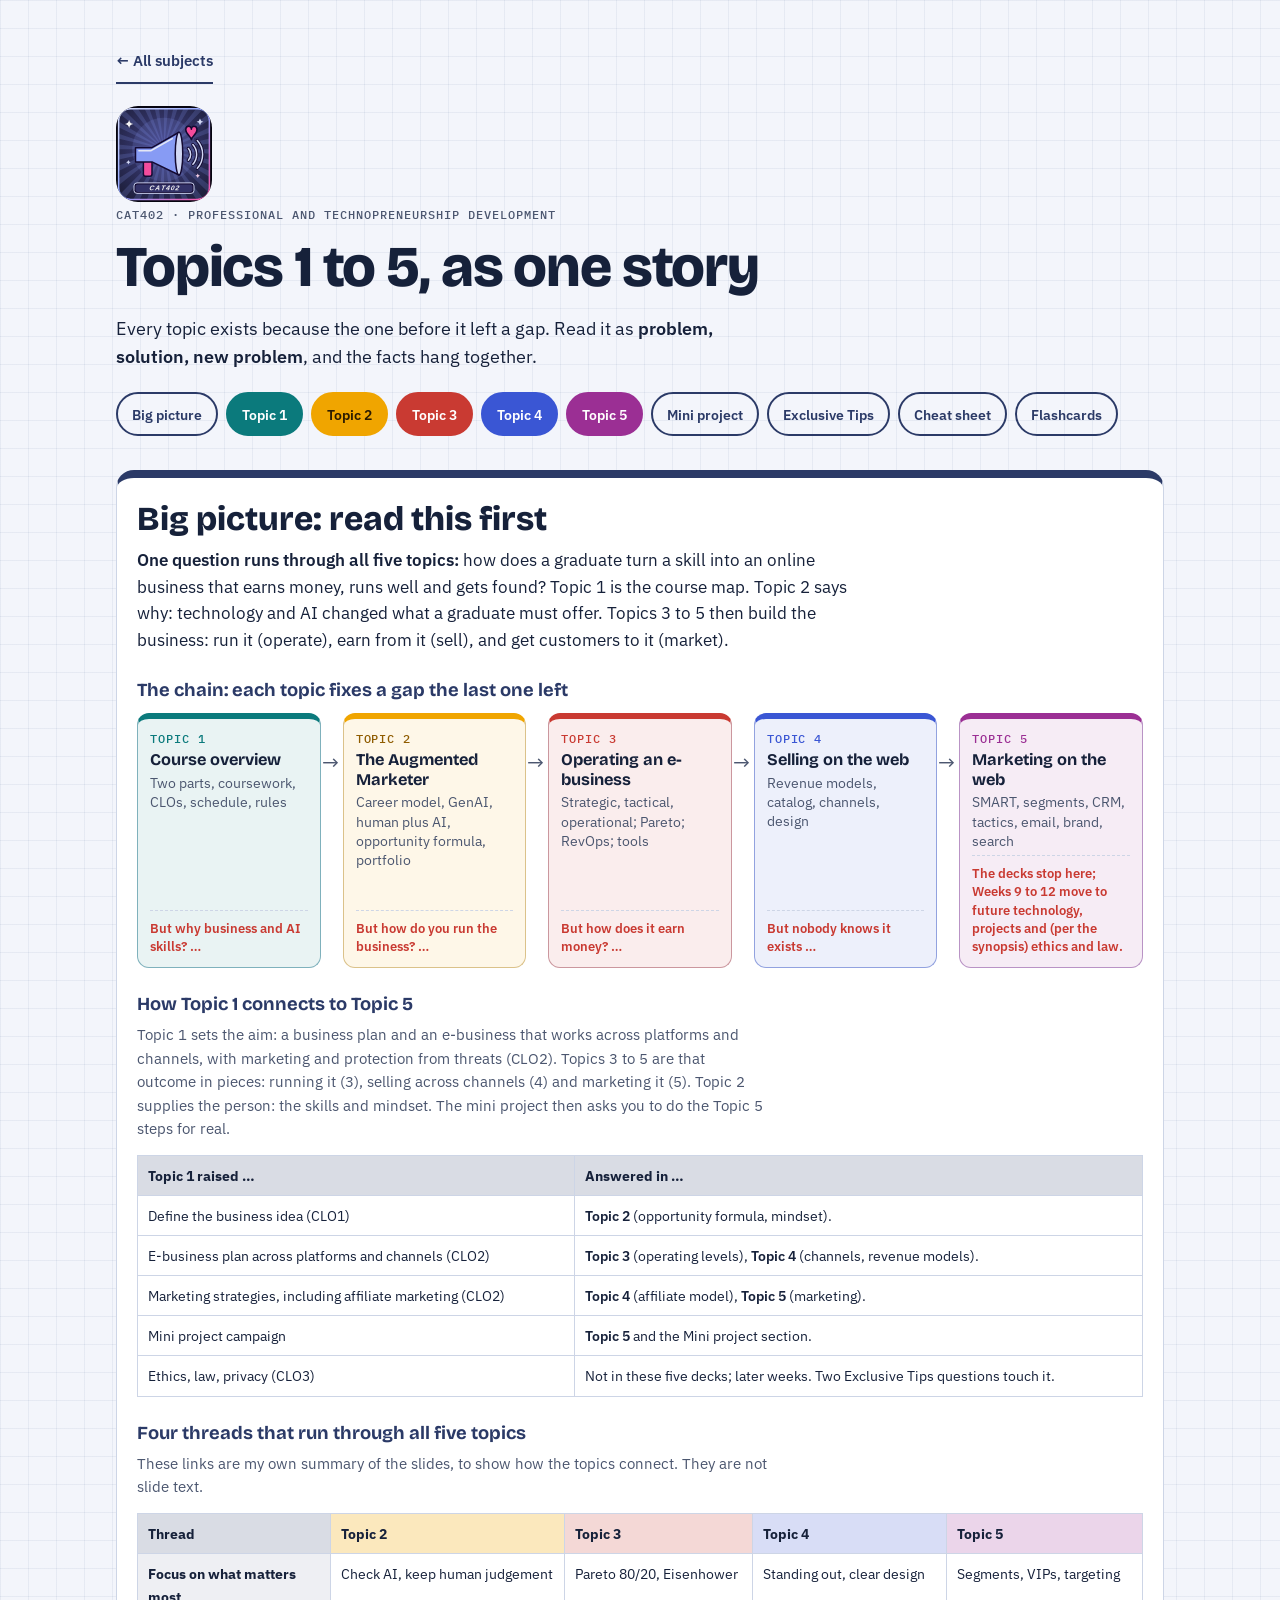
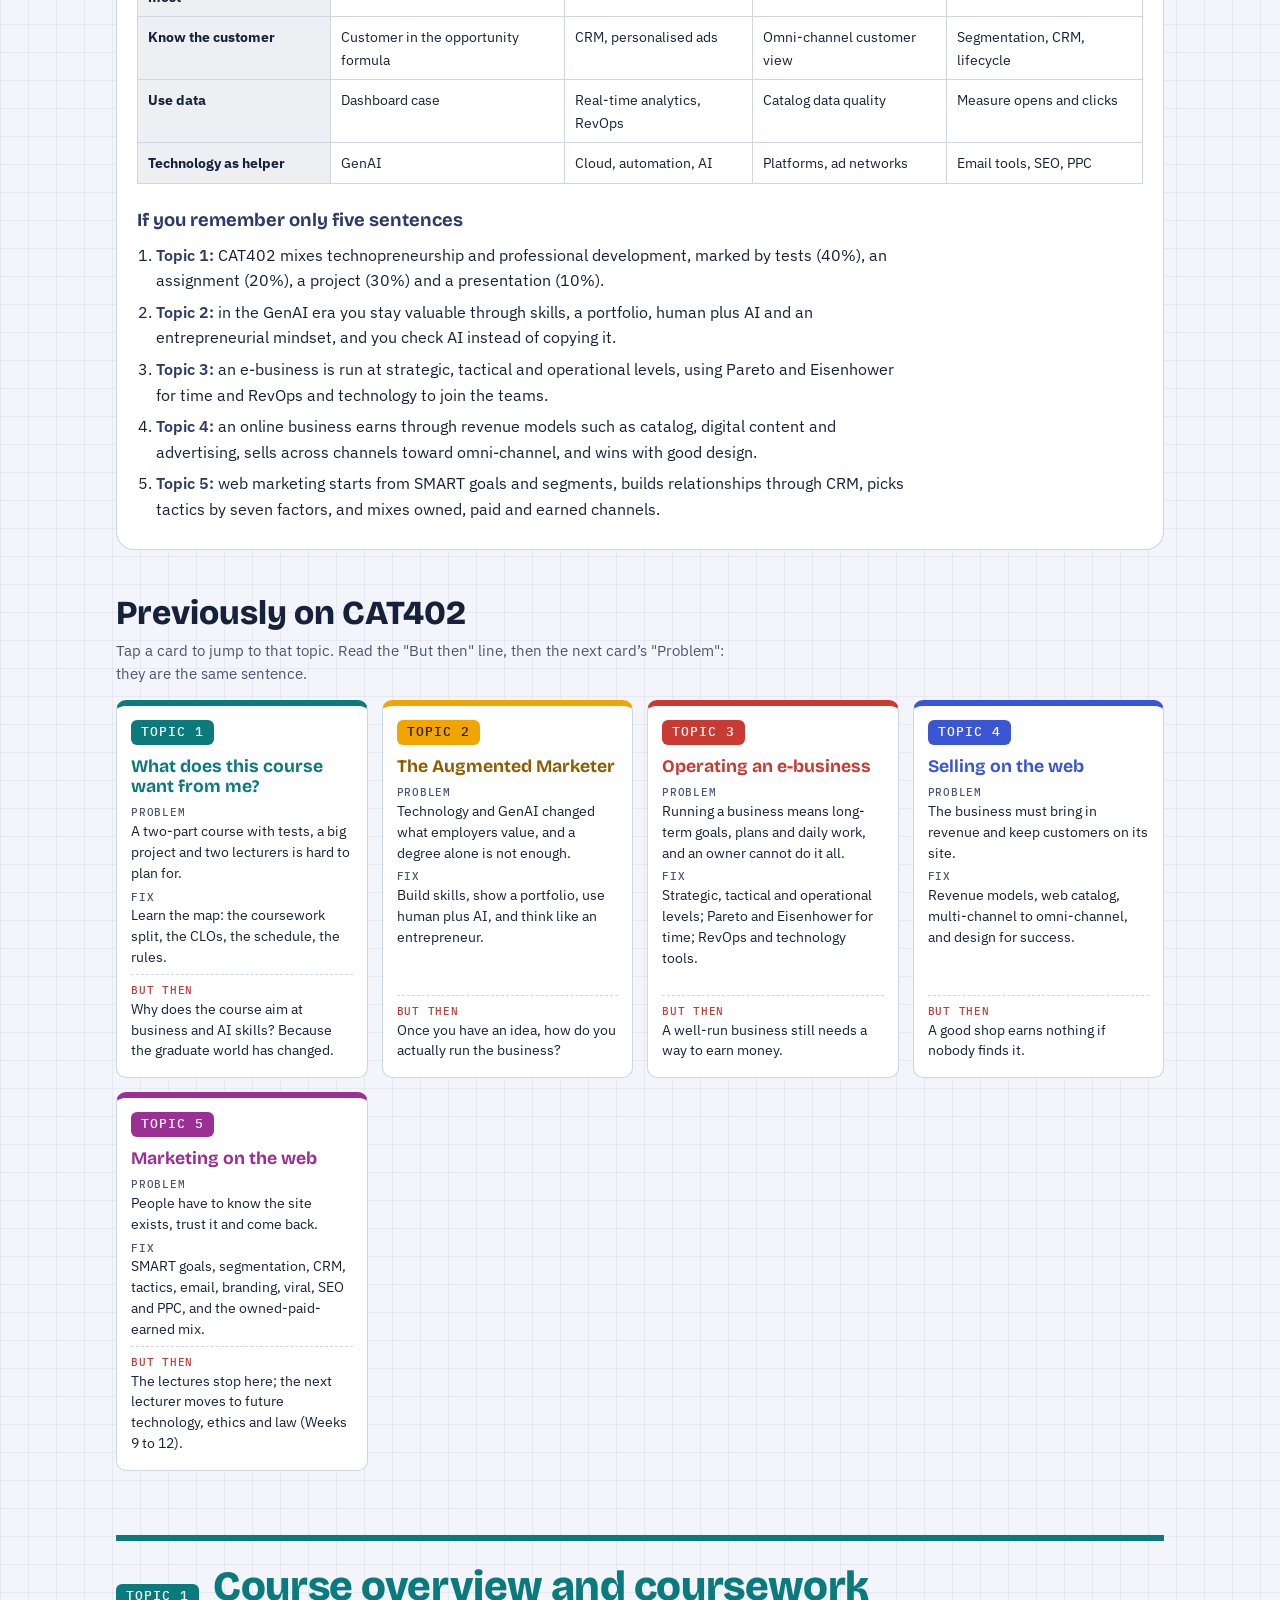
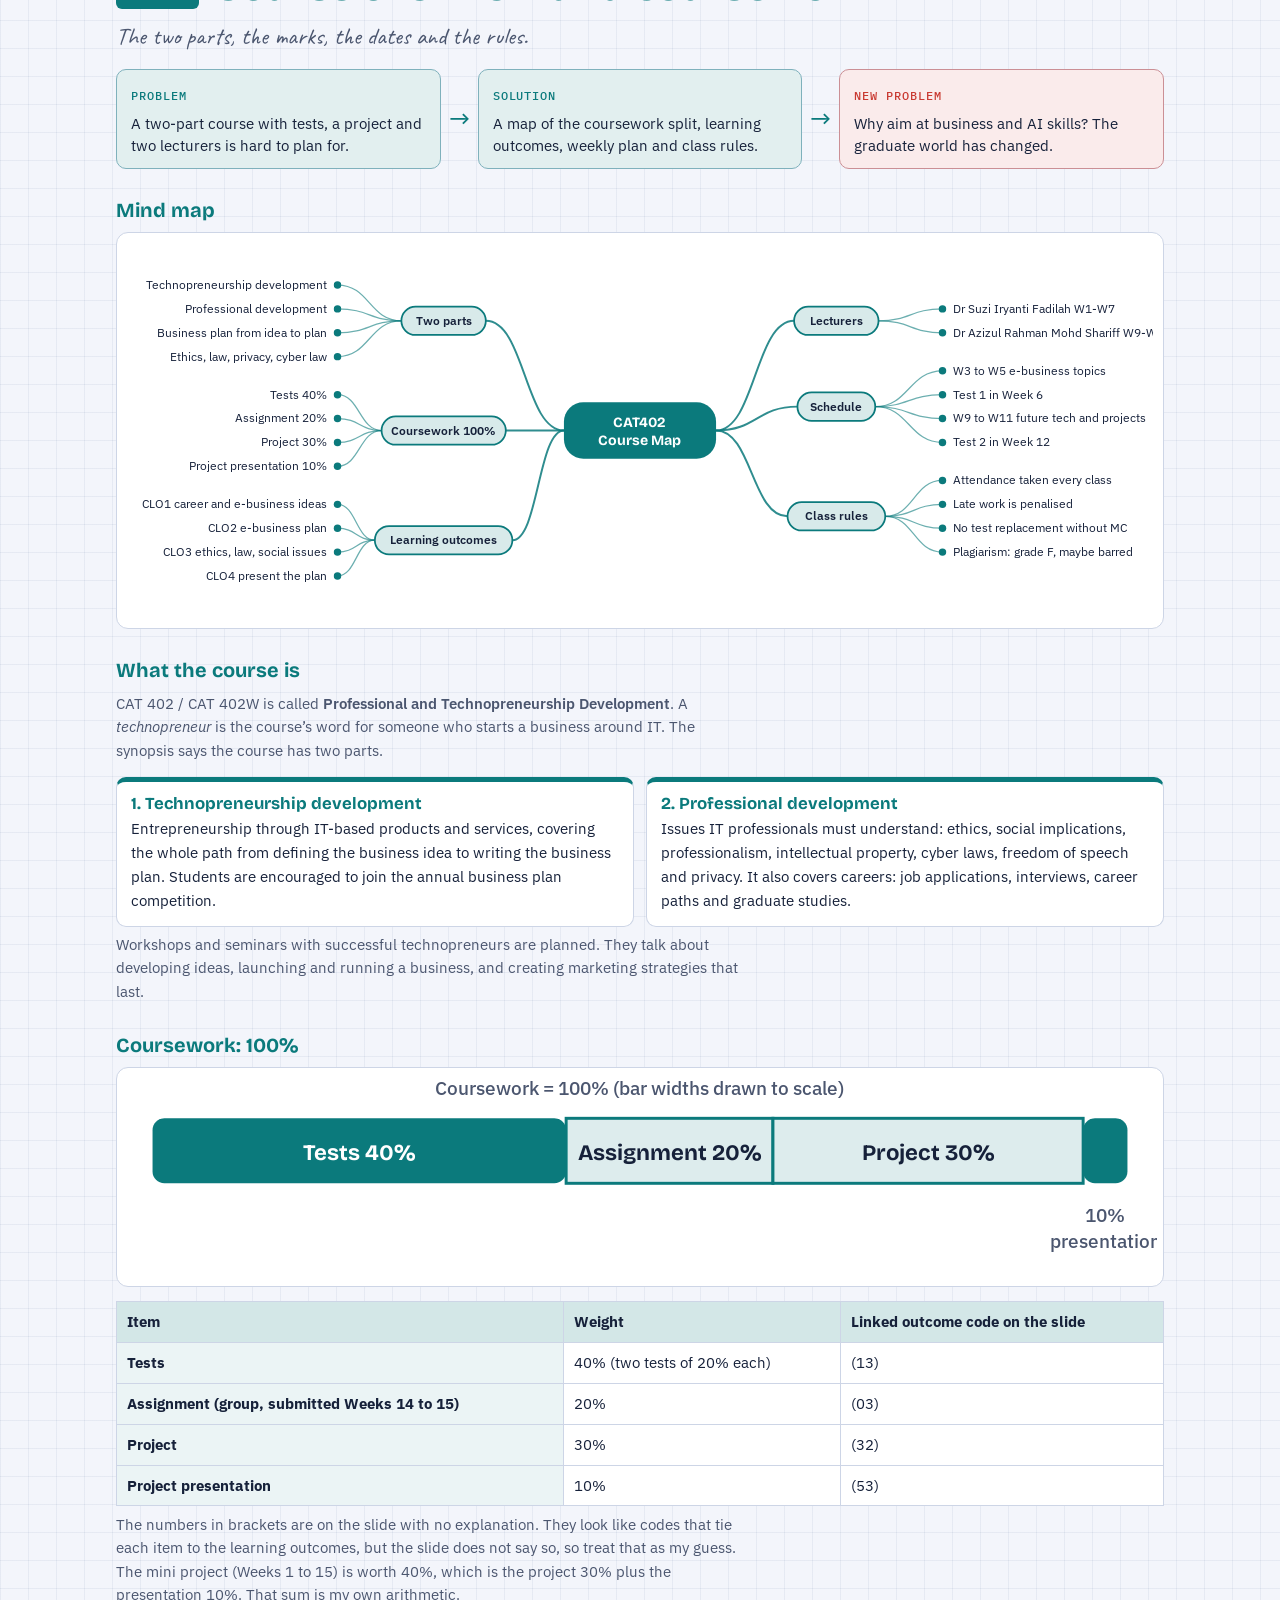
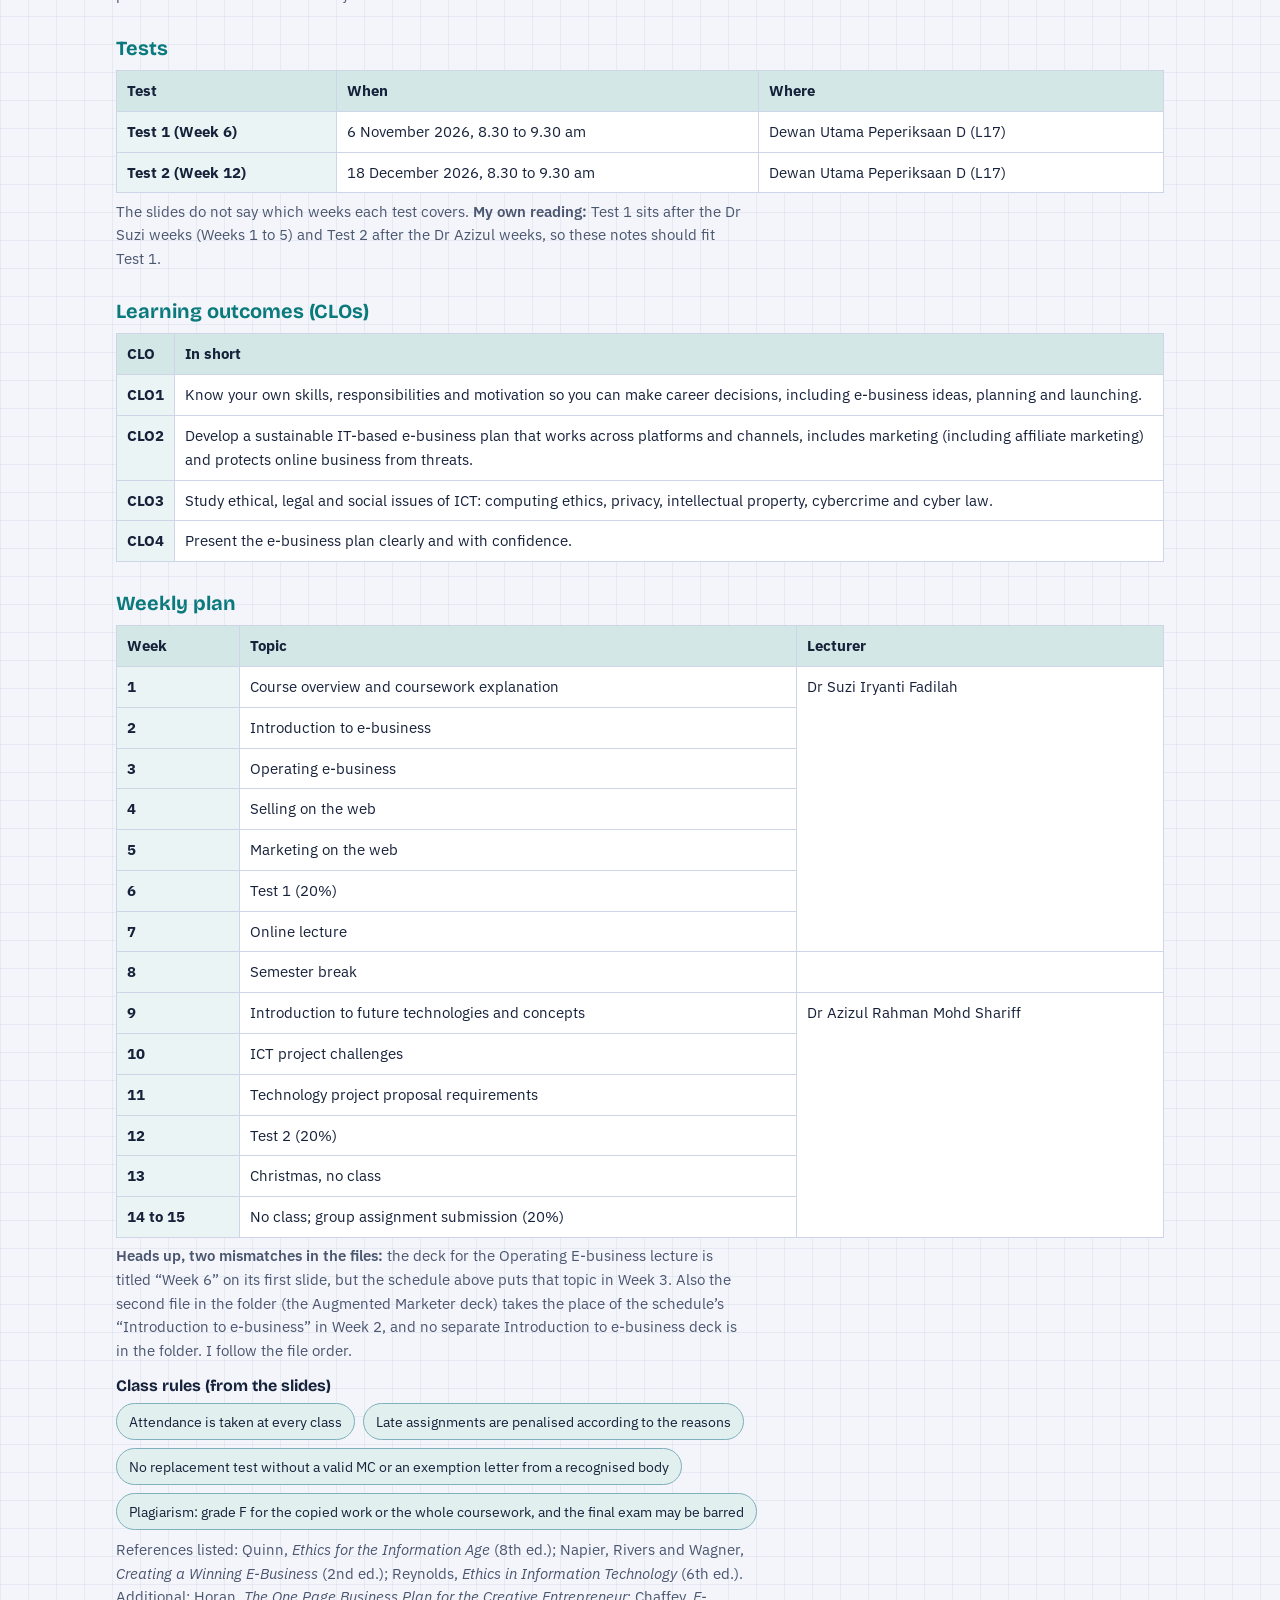
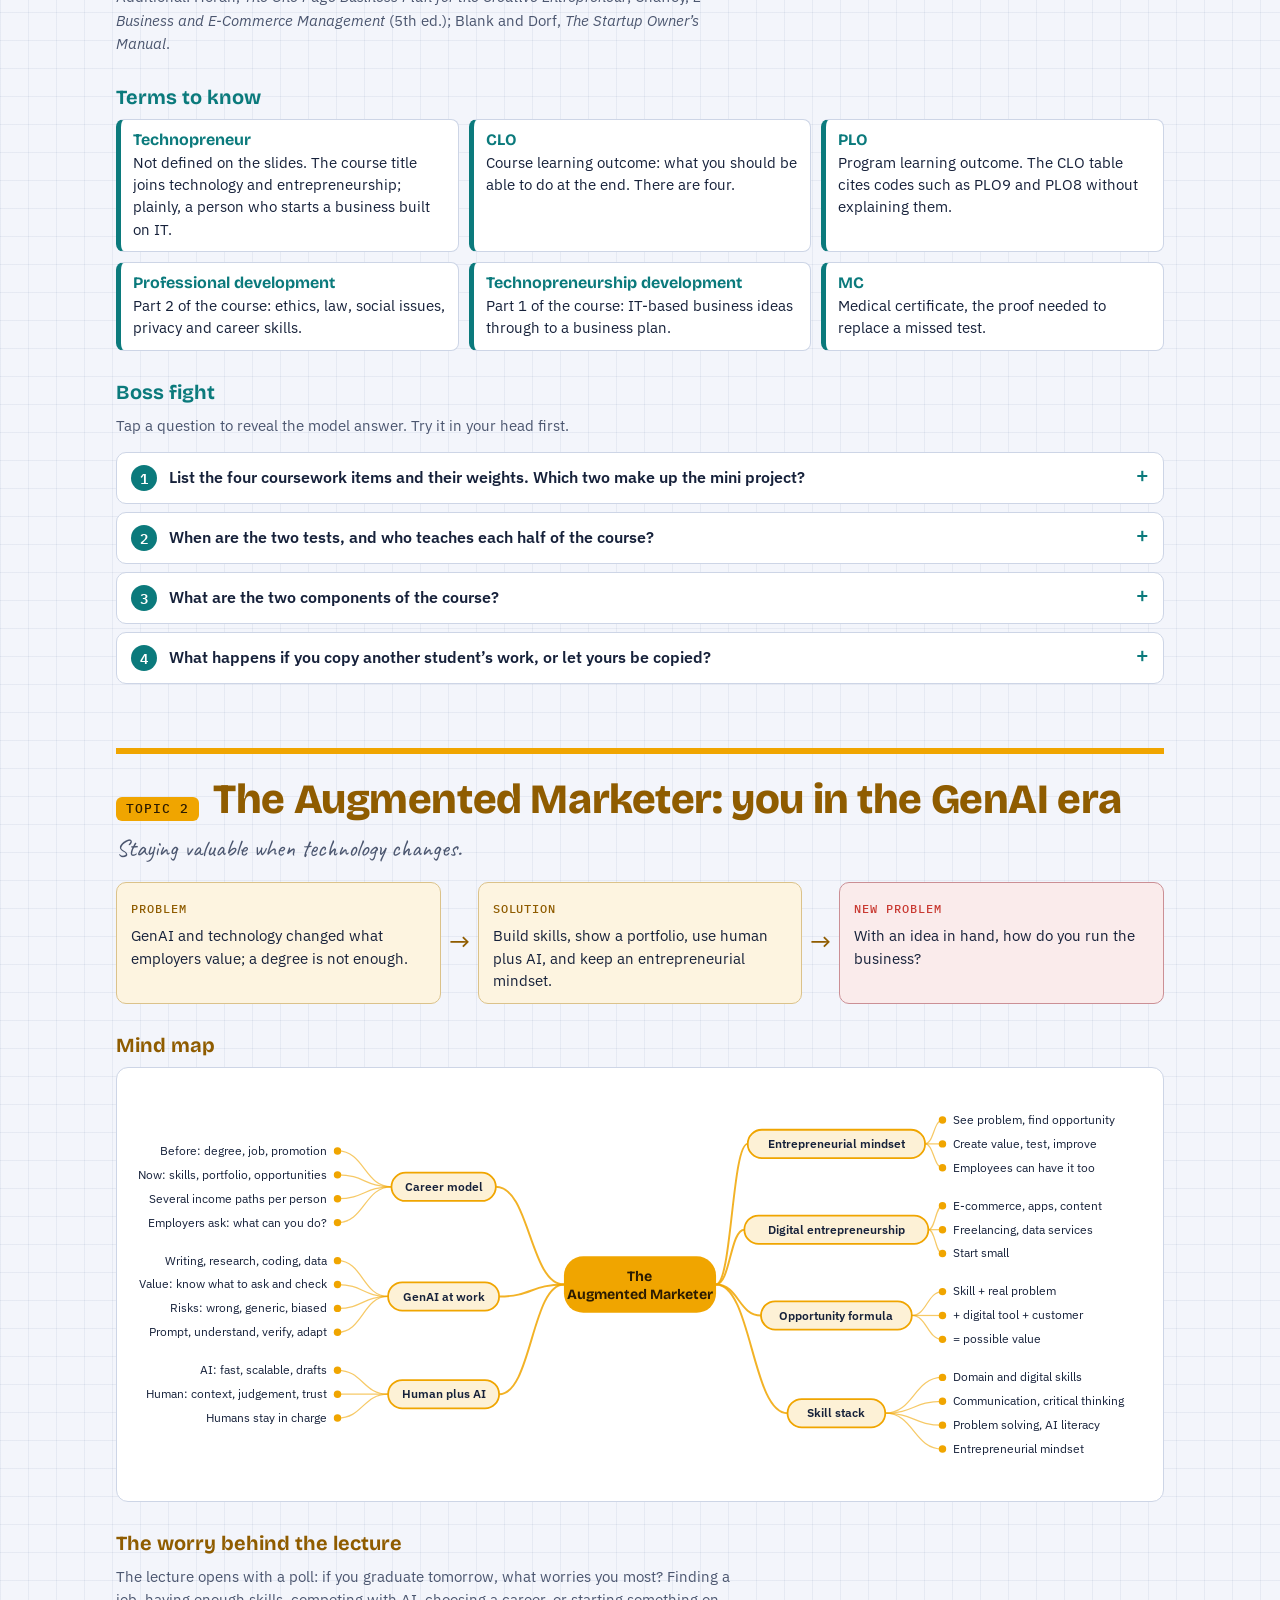
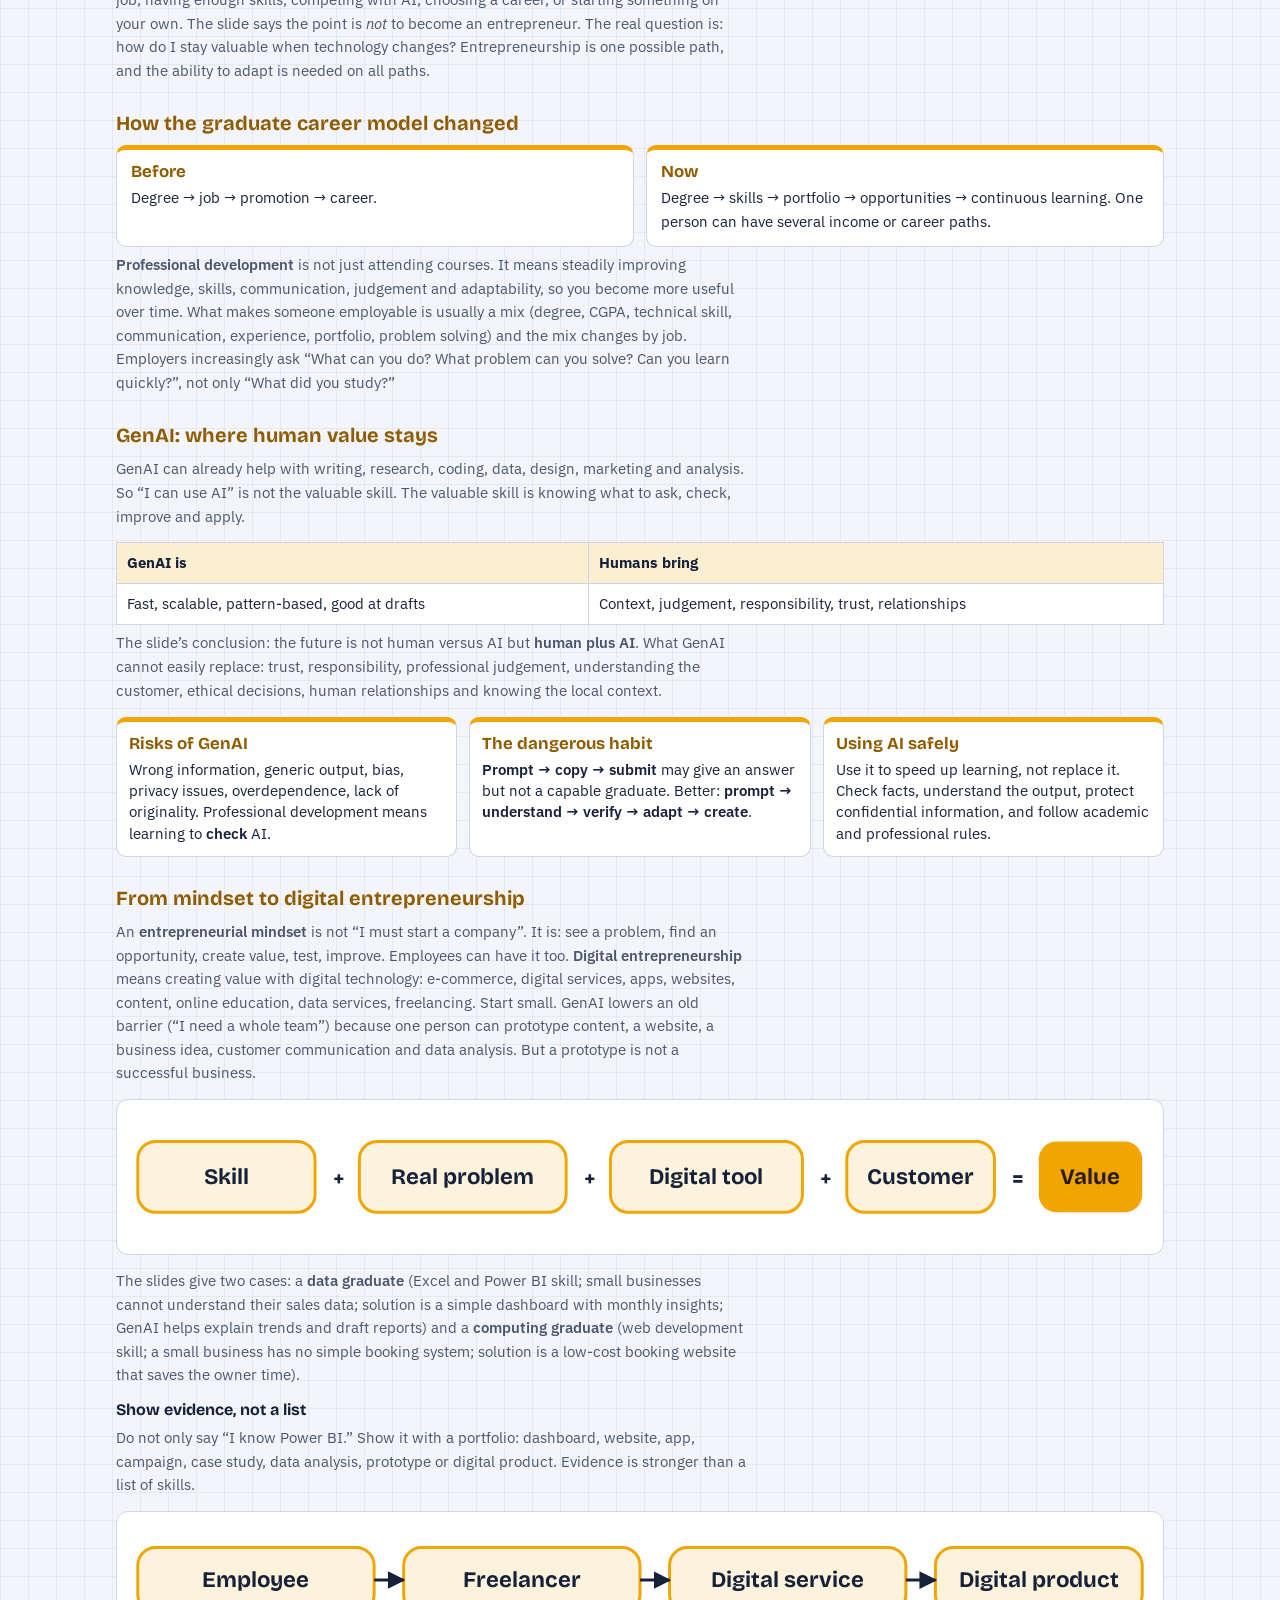
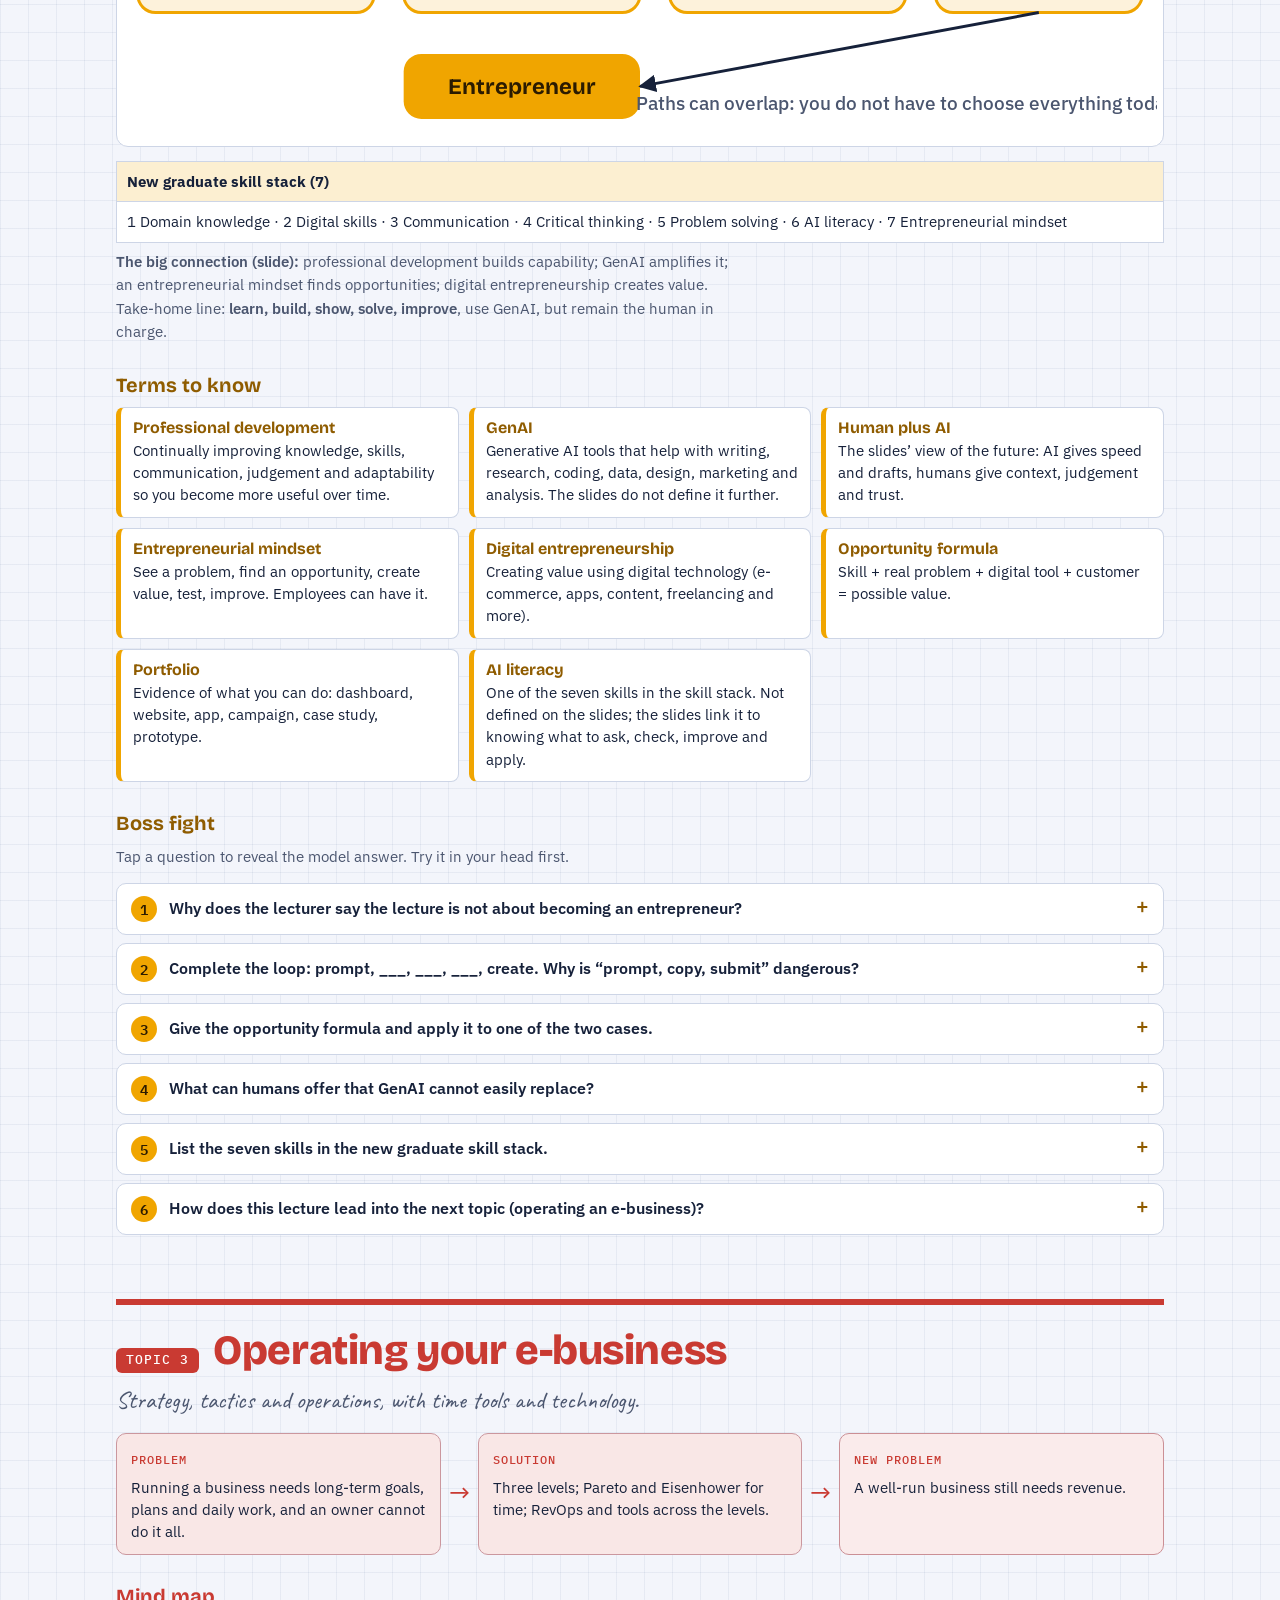
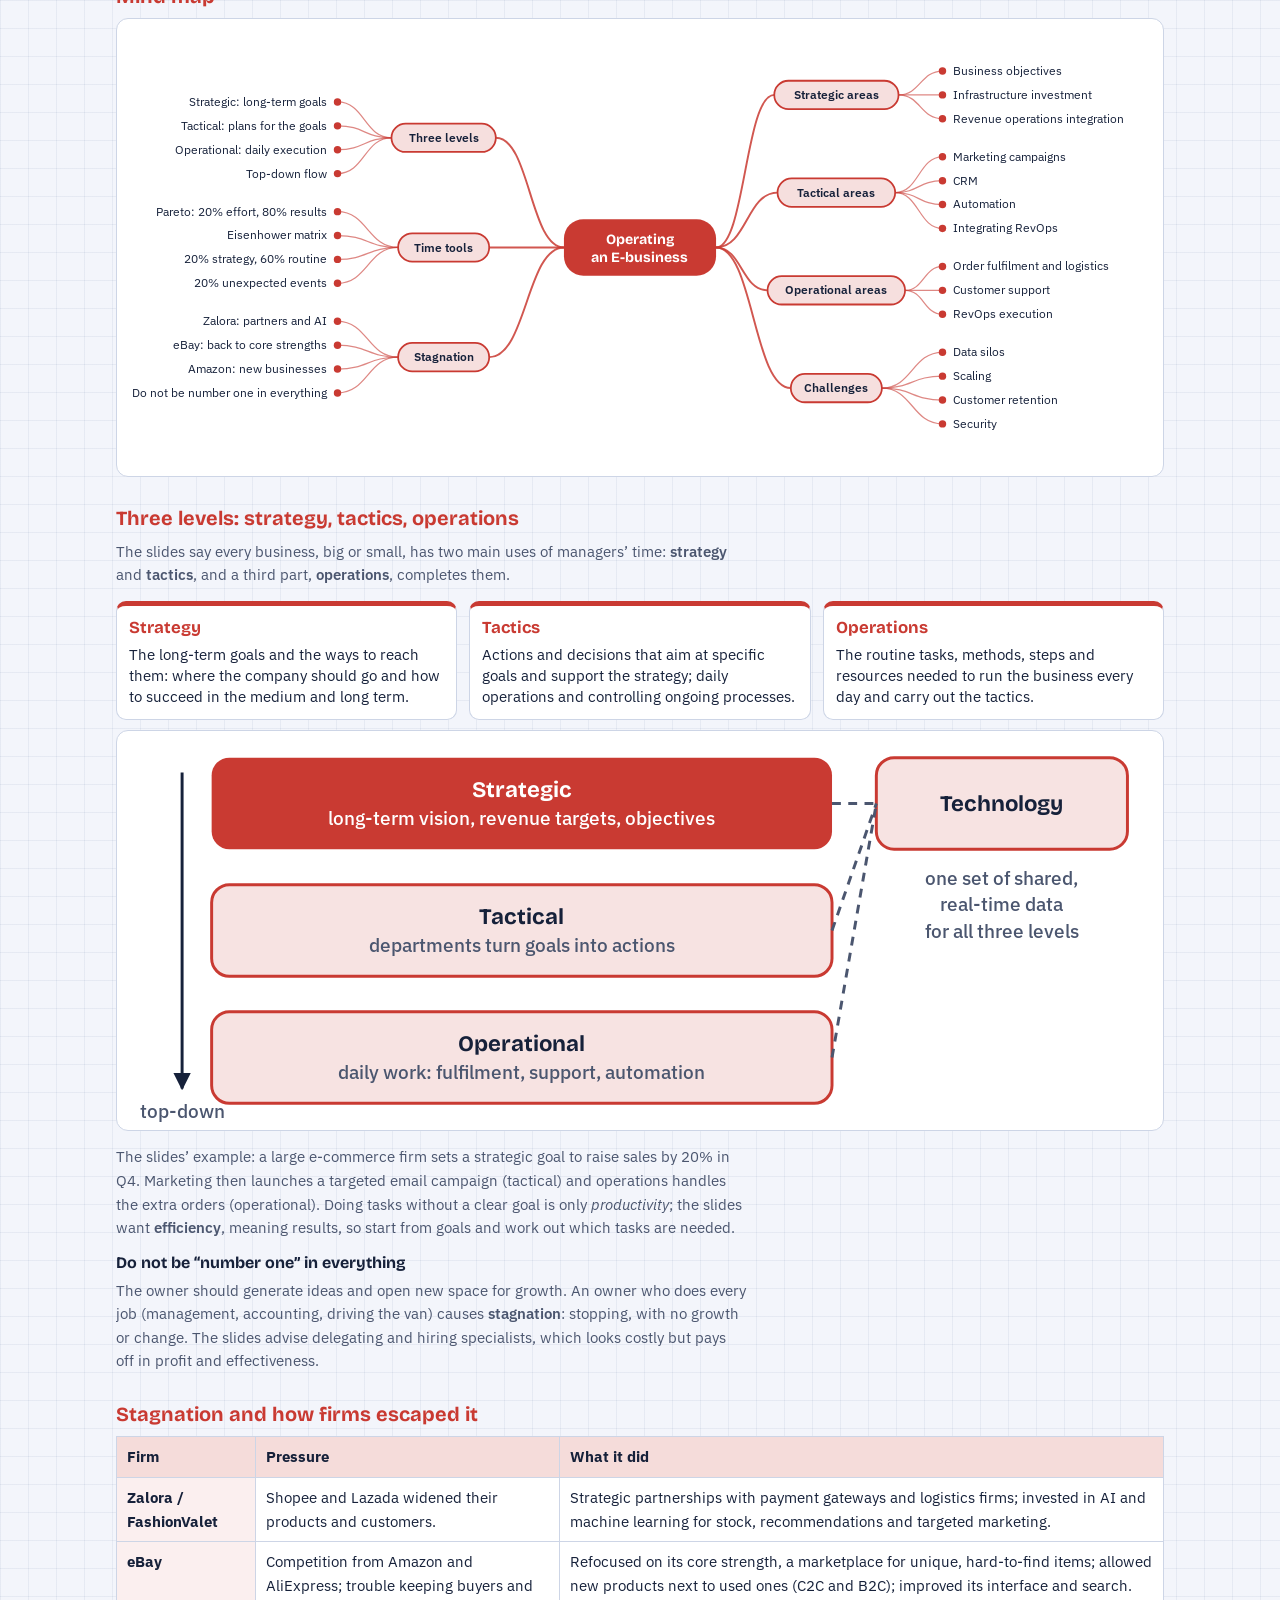
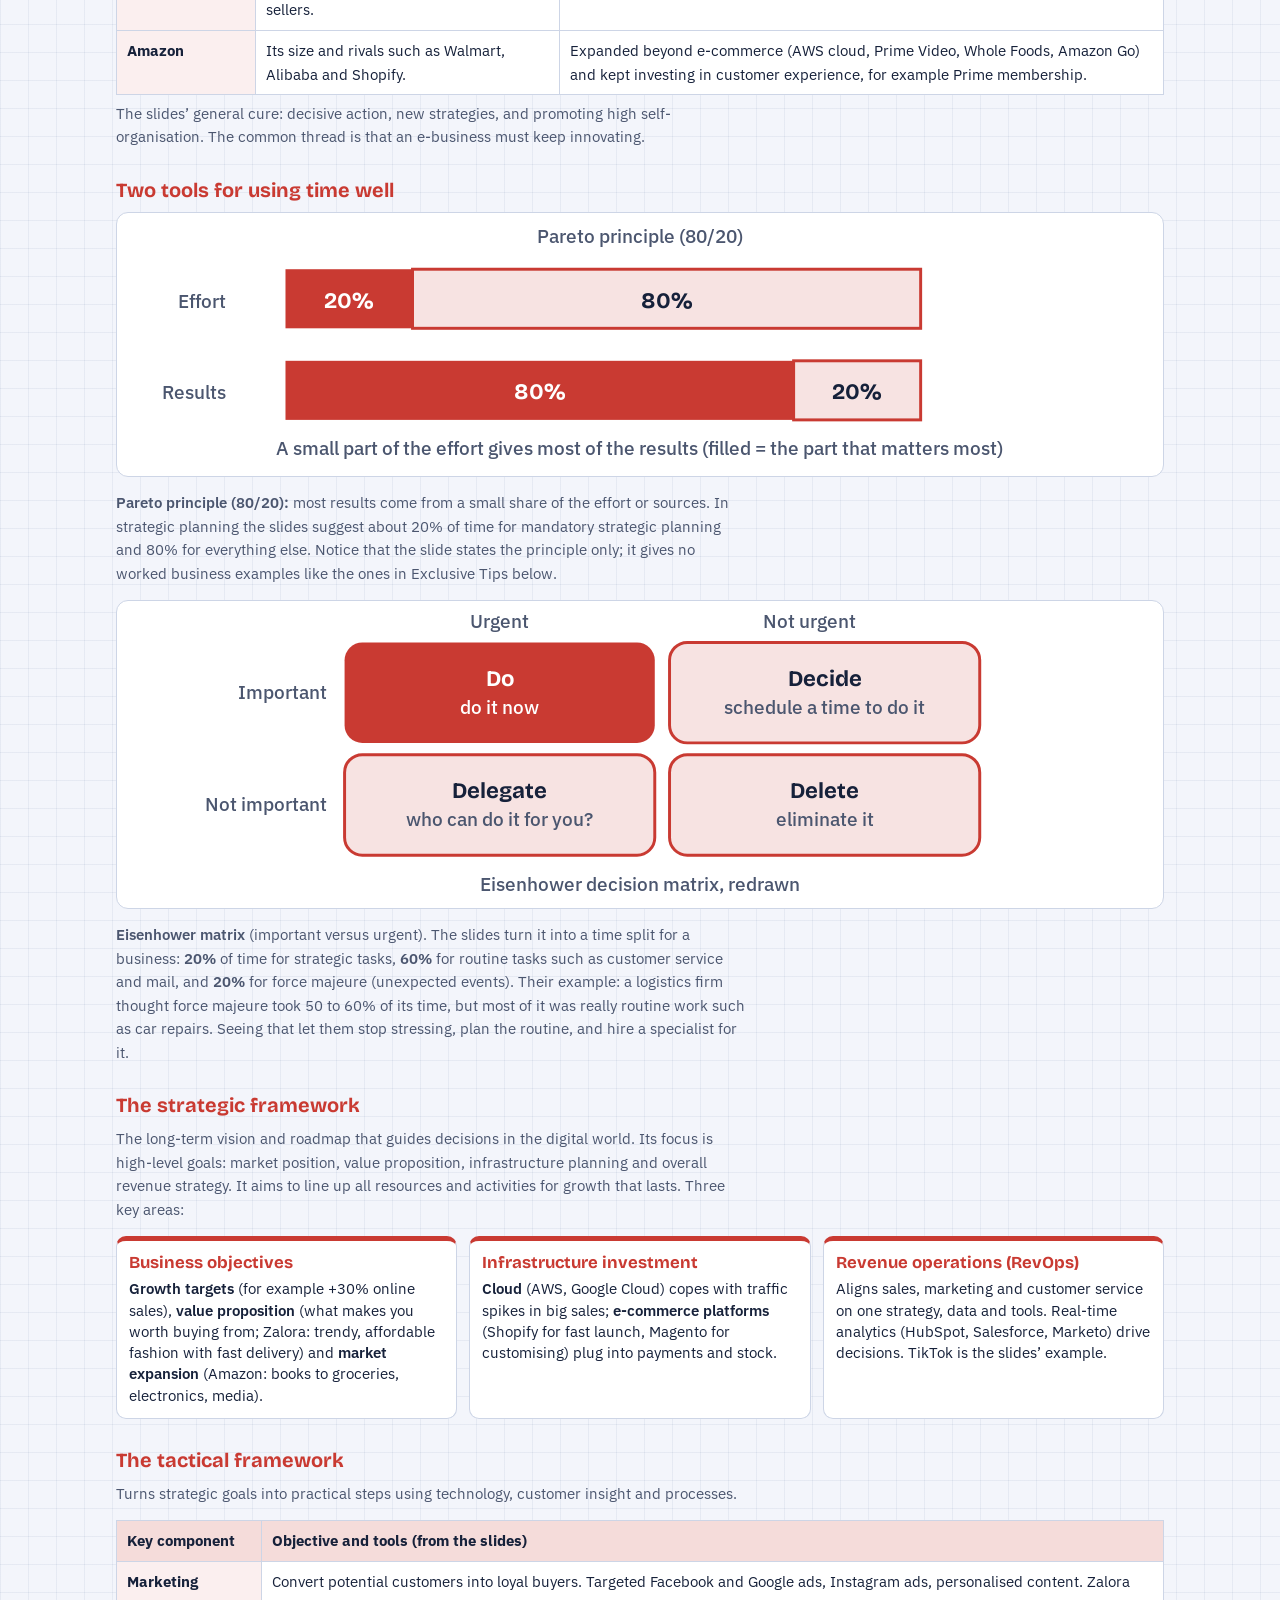
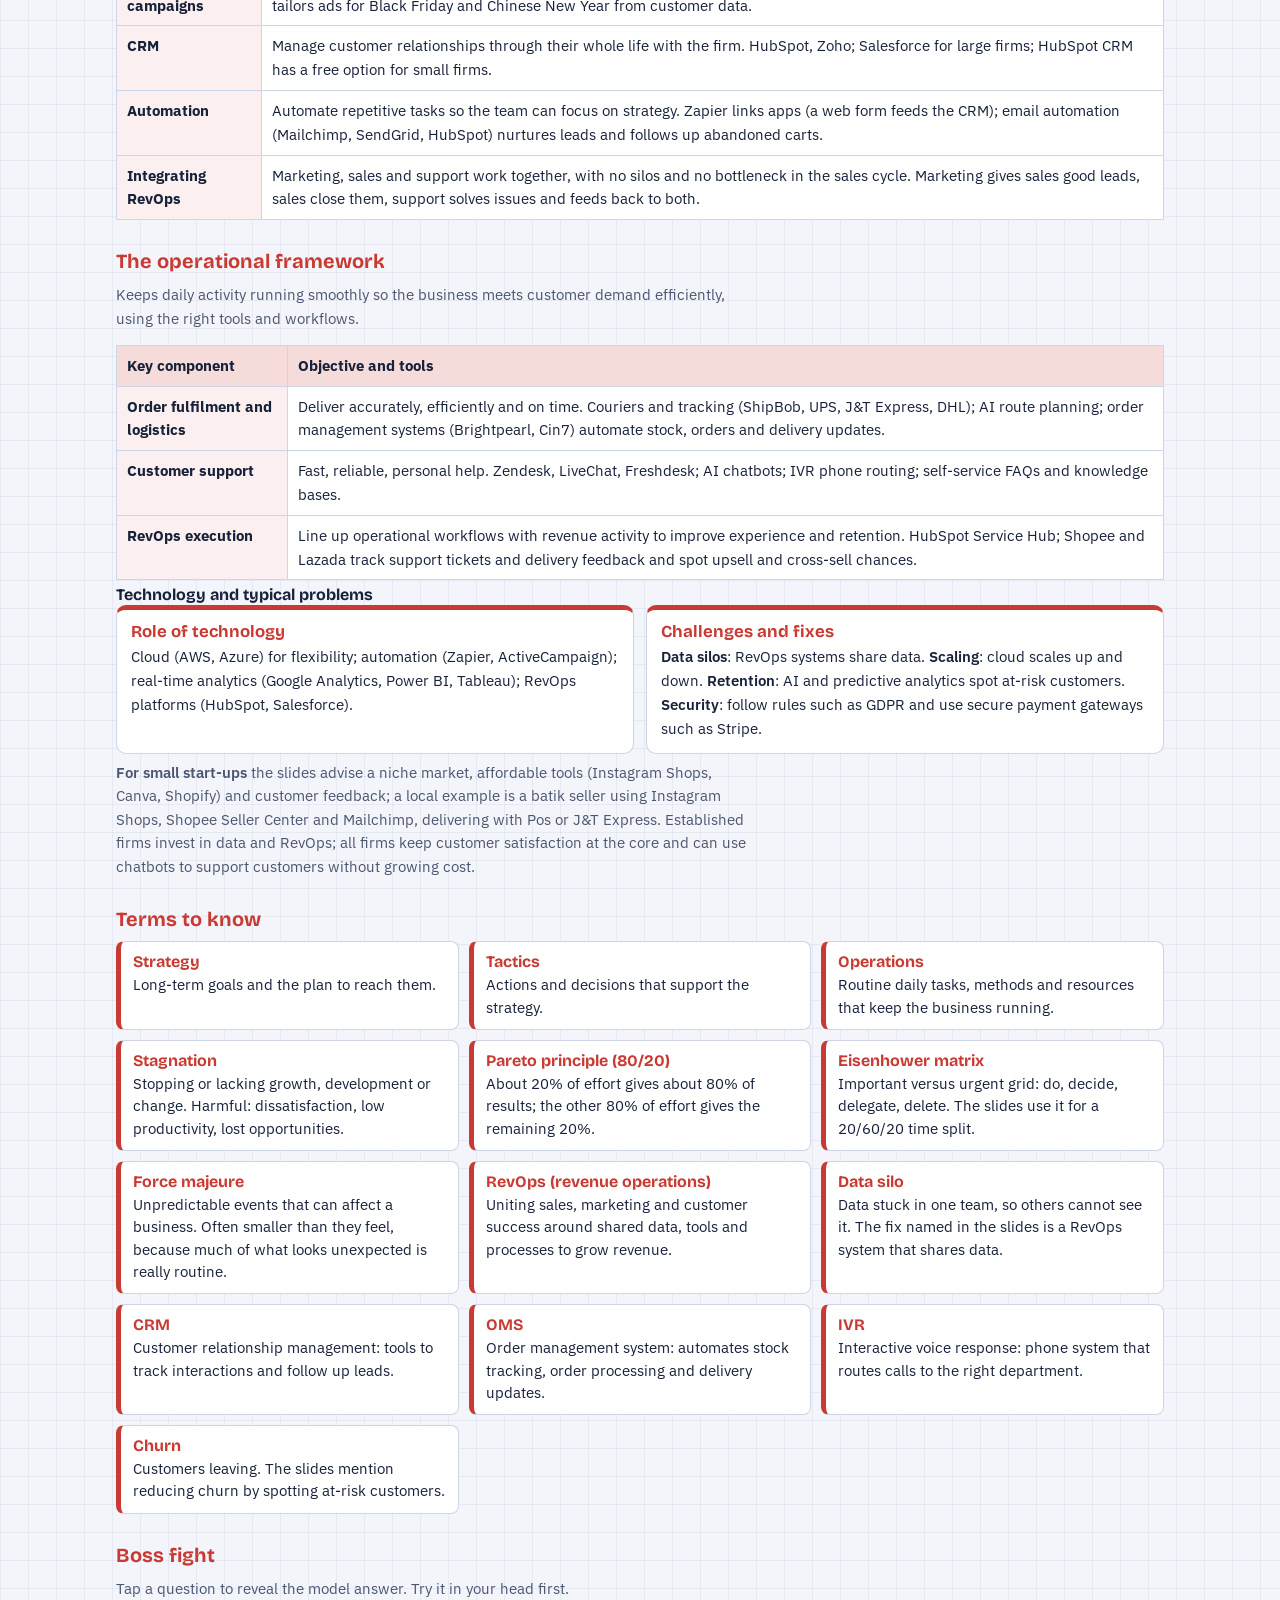
<file: cat402/index.html>
<!DOCTYPE html>
<html lang="en">
<head>
<meta charset="utf-8">
<meta name="viewport" content="width=device-width, initial-scale=1, viewport-fit=cover">
<meta name="theme-color" content="#060510">
<title>CAT402 Notes: Professional and Technopreneurship Development</title>
<link rel="icon" href="../favicon.svg" type="image/svg+xml">
<link rel="icon" href="../favicon-32.png" type="image/png" sizes="32x32">
<link rel="apple-touch-icon" href="../apple-touch-icon.png">
<link rel="preconnect" href="https://fonts.googleapis.com">
<link rel="preconnect" href="https://fonts.gstatic.com" crossorigin>
<link href="https://fonts.googleapis.com/css2?family=Bricolage+Grotesque:opsz,wght@12..96,500..800&family=Caveat:wght@600&family=IBM+Plex+Mono:wght@500&family=IBM+Plex+Sans:wght@400;500;600&display=swap" rel="stylesheet">
<style>
/* Design plan: graph-paper study notebook. Cool paper, navy ink, one highlighter colour per week
   (teal, amber, coral, indigo, magenta) so a colour tells you which chapter you are in.
   Layout: single reading column, wide scrollable mind maps, cards for lists. */
:root {
  --paper: #f3f5fb; --card: #ffffff; --ink: #16213a; --muted: #4b566f; --line: #cdd5e6;
  --grid: rgba(54, 78, 140, .07); --brand: #2b3a67; --warn: #c93a32;
  --low: #7fcf8f; --med: #f3d55b; --high: #f2a04a; --crit: #e5584d; --hm-ink: #1b2030;
  --display: "Bricolage Grotesque", "Trebuchet MS", system-ui, sans-serif;
  --body: "IBM Plex Sans", system-ui, -apple-system, "Segoe UI", sans-serif;
  --hand: "Caveat", "Segoe Print", cursive;
  --mono: "IBM Plex Mono", ui-monospace, Menlo, Consolas, monospace;
}
.w1 { --c: #0b7a7c; --on: #ffffff; --ct: #0b7a7c; }
.w2 { --c: #f0a500; --on: #2b1b00; --ct: #8f5c00; }
.w3 { --c: #c93a32; --on: #ffffff; --ct: #c93a32; }
.w4 { --c: #3a56d4; --on: #ffffff; --ct: #3a56d4; }
.w5 { --c: #9b2f94; --on: #ffffff; --ct: #9b2f94; }
.w6 { --c: #1f7a43; --on: #ffffff; --ct: #1f7a43; }
.wx { --c: #2b3a67; --on: #ffffff; --ct: #2b3a67; }

@media (prefers-color-scheme: dark) {
  :root:not([data-theme="light"]) {
    color-scheme: dark;
    --paper: #0f1424; --card: #182036; --ink: #e8ecf8; --muted: #a5afc9; --line: #2c3656;
    --grid: rgba(150, 175, 255, .06); --brand: #aebaf0; --warn: #ff7a6e;
  }
  :root:not([data-theme="light"]) .w1 { --c: #3cc4c6; --on: #0f1424; --ct: #3cc4c6; }
  :root:not([data-theme="light"]) .w2 { --c: #f0b429; --on: #0f1424; --ct: #f0b429; }
  :root:not([data-theme="light"]) .w3 { --c: #ff7a6e; --on: #0f1424; --ct: #ff7a6e; }
  :root:not([data-theme="light"]) .w4 { --c: #8da2ff; --on: #0f1424; --ct: #8da2ff; }
  :root:not([data-theme="light"]) .w5 { --c: #e08ada; --on: #0f1424; --ct: #e08ada; }
  :root:not([data-theme="light"]) .w6 { --c: #6fd68f; --on: #0f1424; --ct: #6fd68f; }
  :root:not([data-theme="light"]) .wx { --c: #aebaf0; --on: #0f1424; --ct: #aebaf0; }
}
:root[data-theme="dark"] {
  color-scheme: dark;
  --paper: #0f1424; --card: #182036; --ink: #e8ecf8; --muted: #a5afc9; --line: #2c3656;
  --grid: rgba(150, 175, 255, .06); --brand: #aebaf0; --warn: #ff7a6e;
}
:root[data-theme="dark"] .w1 { --c: #3cc4c6; --on: #0f1424; --ct: #3cc4c6; }
:root[data-theme="dark"] .w2 { --c: #f0b429; --on: #0f1424; --ct: #f0b429; }
:root[data-theme="dark"] .w3 { --c: #ff7a6e; --on: #0f1424; --ct: #ff7a6e; }
:root[data-theme="dark"] .w4 { --c: #8da2ff; --on: #0f1424; --ct: #8da2ff; }
:root[data-theme="dark"] .w5 { --c: #e08ada; --on: #0f1424; --ct: #e08ada; }
:root[data-theme="dark"] .w6 { --c: #6fd68f; --on: #0f1424; --ct: #6fd68f; }
:root[data-theme="dark"] .wx { --c: #aebaf0; --on: #0f1424; --ct: #aebaf0; }

* { box-sizing: border-box; }
html { scroll-behavior: smooth; -webkit-tap-highlight-color: transparent; }
a, button, summary { touch-action: manipulation; }
body {
  margin: 0; background-color: var(--paper); color: var(--ink);
  background-image: linear-gradient(var(--grid) 1px, transparent 1px), linear-gradient(90deg, var(--grid) 1px, transparent 1px);
  background-size: 28px 28px;
  font: 400 16px/1.6 var(--body);
}
main, .hero, .foot { max-width: 1080px; margin-inline: auto; padding-inline: 16px; }
h1, h2, h3, h4 { font-family: var(--display); text-wrap: balance; line-height: 1.15; margin: 0; }
b { font-weight: 600; }
a { color: inherit; }
:focus-visible { outline: 3px solid var(--brand); outline-offset: 2px; }
.small { color: var(--muted); font-size: .92rem; margin: .4rem 0 .9rem; max-width: 70ch; }
.note { font-family: var(--hand); font-size: 1.25rem; color: var(--ct, var(--brand)); }

/* hero */
.hero { padding-top: 40px; padding-bottom: 8px; }
.hero .subj { display: block; width: 96px; height: 96px; margin: 14px 0 6px; border-radius: 22px; }
.eyebrow { font: 500 .78rem/1 var(--mono); letter-spacing: .08em; text-transform: uppercase; color: var(--muted); margin: 0 0 14px; }
.hero h1 { font-size: clamp(2.1rem, 6vw, 3.6rem); font-weight: 800; letter-spacing: -.02em; }
.lead { max-width: 60ch; font-size: 1.12rem; margin: 14px 0 20px; }
.jump { display: flex; flex-wrap: wrap; gap: 8px; }
.jump a {
  text-decoration: none; font-weight: 600; font-size: .9rem; padding: 7px 14px; min-height: 44px; display: inline-flex; align-items: center; border-radius: 999px;
  background: var(--c); color: var(--on); border: 2px solid var(--c);
}
.jump a.wx { background: transparent; color: var(--ct); border-color: var(--c); }

/* sections */
.band { margin-top: 44px; }
.sec { font-size: clamp(1.5rem, 3.6vw, 2.1rem); font-weight: 800; margin-bottom: 6px; }
.week { margin-top: 64px; padding-top: 22px; border-top: 6px solid var(--c); }
.week h3, .band h3 { font-size: 1.25rem; font-weight: 700; margin: 30px 0 10px; color: var(--ct); }
.week-head { display: flex; flex-wrap: wrap; align-items: baseline; gap: 6px 14px; margin-bottom: 14px; }
.wk { font: 500 .8rem/1 var(--mono); text-transform: uppercase; letter-spacing: .08em; background: var(--c); color: var(--on); padding: 6px 10px; border-radius: 6px; }
.week-head h2 { font-size: clamp(1.7rem, 4.4vw, 2.6rem); font-weight: 800; color: var(--ct); letter-spacing: -.01em; }
.blurb { flex-basis: 100%; margin: 0; font-family: var(--hand); font-size: 1.5rem; color: var(--muted); }

/* previously-on cards */
.story { list-style: none; padding: 0; margin: 14px 0 0; display: grid; grid-template-columns: repeat(auto-fit, minmax(200px, 1fr)); gap: 14px; }
.story a {
  display: flex; flex-direction: column; gap: 6px; height: 100%; text-decoration: none; padding: 14px 14px 16px;
  background: var(--card); border: 1px solid var(--line); border-top: 6px solid var(--c); border-radius: 10px;
}
.story .wk { align-self: flex-start; }
.story h3 { margin: 6px 0 2px; font-size: 1.1rem; color: var(--ct); }
.story p { margin: 0; font-size: .9rem; line-height: 1.45; }
.story p b { display: block; font: 500 .7rem/1.4 var(--mono); text-transform: uppercase; letter-spacing: .07em; color: var(--muted); }
.story .but { margin-top: auto; padding-top: 8px; border-top: 1px dashed var(--line); }
.story .but b { color: var(--warn); }

/* problem, solution, new problem */
.psn { display: flex; flex-wrap: wrap; align-items: stretch; gap: 8px; margin: 8px 0 4px; }
.psn > div { flex: 1 1 230px; padding: 12px 14px; border-radius: 10px; background: color-mix(in srgb, var(--c) 12%, var(--card)); border: 1px solid color-mix(in srgb, var(--c) 40%, var(--line)); }
.psn > .n { background: color-mix(in srgb, var(--warn) 10%, var(--card)); border-color: color-mix(in srgb, var(--warn) 45%, var(--line)); }
.psn b { font: 500 .72rem/1.4 var(--mono); text-transform: uppercase; letter-spacing: .08em; color: var(--ct); }
.psn .n b { color: var(--warn); }
.psn p { margin: 4px 0 0; font-size: .95rem; line-height: 1.45; }
.psn .arr { align-self: center; font-size: 1.6rem; color: var(--ct); }
@media (max-width: 820px) { .psn .arr { flex-basis: 100%; text-align: center; transform: rotate(90deg); height: 24px; line-height: 24px; } }

/* mind map */
.mm-wrap { overflow-x: auto; background: var(--card); border: 1px solid var(--line); border-radius: 12px; padding: 10px; -webkit-overflow-scrolling: touch; }
.mm-wrap .hint { display: none; margin: 0 0 4px; font: 500 .75rem/1 var(--mono); color: var(--muted); }
.mm { display: block; width: 100%; min-width: 940px; height: auto; font-family: var(--body); }
.mm-link { fill: none; stroke: var(--c); stroke-width: 2.2; opacity: .85; }
.mm-link.thin { stroke-width: 1.4; opacity: .6; }
.mm-center { fill: var(--c); }
.mm-ctxt { fill: var(--on); font: 700 16px var(--display); }
.mm-branch { fill: color-mix(in srgb, var(--c) 16%, var(--card)); stroke: var(--c); stroke-width: 2; }
.mm-btxt { fill: var(--ink); font: 600 13.5px var(--body); }
.mm-leaf { fill: var(--ink); font: 400 13.5px var(--body); }
.mm-dot { fill: var(--c); }
@media (max-width: 960px) { .mm-wrap .hint { display: block; } }

/* pictures */
.shots { display: grid; grid-template-columns: repeat(auto-fit, minmax(min(100%, 330px), 1fr)); gap: 16px; }
.shot { margin: 0; background: var(--card); border: 1px solid var(--line); border-radius: 12px; padding: 8px; }
.zoom { display: block; width: 100%; padding: 0; border: 0; background: none; cursor: zoom-in; border-radius: 8px; overflow: hidden; }
.shot img { display: block; width: 100%; height: auto; max-width: 100%; border-radius: 6px; }
.shot figcaption { font-size: .88rem; color: var(--muted); padding: 8px 4px 4px; line-height: 1.45; }
#lightbox { max-width: 96vw; max-height: 94vh; padding: 10px; border: 0; border-radius: 12px; background: var(--card); color: var(--ink); }
#lightbox::backdrop { background: rgba(8, 12, 24, .72); }
#lightbox img { display: block; max-width: 92vw; max-height: 82vh; margin: 8px auto 0; }
#lightbox .close { font: 600 .9rem var(--body); padding: 8px 16px; border-radius: 999px; border: 2px solid var(--brand); background: transparent; color: var(--ink); cursor: pointer; }

/* terms */
.terms { display: grid; grid-template-columns: repeat(auto-fit, minmax(min(100%, 290px), 1fr)); gap: 10px; margin: 0; }
.terms > div { background: var(--card); border: 1px solid var(--line); border-left: 5px solid var(--c); border-radius: 8px; padding: 10px 12px; }
.terms dt { font: 700 1rem var(--display); color: var(--ct); }
.terms dd { margin: 3px 0 0; font-size: .93rem; line-height: 1.5; }

/* tables */
.tbl-wrap { overflow-x: auto; margin: 6px 0; }
table { border-collapse: collapse; width: 100%; background: var(--card); font-size: .93rem; }
th, td { border: 1px solid var(--line); padding: 8px 10px; text-align: left; vertical-align: top; }
thead th { background: color-mix(in srgb, var(--c) 18%, var(--card)); }
tbody th { background: color-mix(in srgb, var(--c) 8%, var(--card)); }
th small { font-weight: 400; color: var(--muted); }
table.gen th, table.gen td { min-width: 140px; }

/* week 1 staircase */
.ladder { list-style: none; margin: 8px 0; padding: 0; display: grid; grid-template-columns: repeat(2, 1fr); gap: 8px; }
.ladder li {
  display: flex; flex-direction: column; gap: 2px; padding: 10px 10px 12px; border-radius: 10px; border: 1px solid var(--c);
  background: color-mix(in srgb, var(--c) calc(6% + var(--i) * 3.5%), var(--card));
}
.ladder .n { font: 500 .75rem/1 var(--mono); color: var(--ct); }
.ladder b { font-family: var(--display); font-size: 1.02rem; }
.ladder small { font-size: .82rem; line-height: 1.35; color: var(--muted); }
@media (min-width: 780px) {
  .ladder { grid-template-columns: repeat(5, 1fr); align-items: start; }
  .ladder li { margin-top: calc((4 - var(--j)) * 16px); }
}

/* week 2 pipeline, week 3 flow */
.pipe, .flow5 { list-style: none; margin: 8px 0 14px; padding: 0; display: flex; flex-wrap: wrap; gap: 12px; counter-reset: s; }
.pipe li, .flow5 li {
  counter-increment: s; position: relative; flex: 1 1 190px; padding: 12px 12px 14px 12px; border-radius: 10px;
  background: color-mix(in srgb, var(--c) 12%, var(--card)); border: 1px solid color-mix(in srgb, var(--c) 45%, var(--line));
}
.pipe li::before, .flow5 li::before { content: counter(s); display: inline-grid; place-items: center; width: 26px; height: 26px; margin-bottom: 6px; border-radius: 50%; background: var(--c); color: var(--on); font: 600 .85rem var(--mono); }
.pipe b, .flow5 b { display: block; font-family: var(--display); font-size: 1.05rem; color: var(--ct); }
.pipe span, .flow5 span { display: block; font-size: .9rem; line-height: 1.45; }
@media (min-width: 900px) { .pipe li:not(:last-child)::after, .flow5 li:not(:last-child)::after { content: "\2192"; position: absolute; right: -14px; top: 50%; transform: translateY(-50%); font-size: 1.3rem; color: var(--ct); background: var(--paper); line-height: 1; z-index: 1; } }

/* callouts and answers */
.callout { margin: 16px 0; padding: 12px 14px; border-radius: 10px; background: var(--card); border: 1px solid var(--line); border-left: 6px solid var(--brand); font-size: .95rem; }
.callout.trap { border-left-color: var(--warn); background: color-mix(in srgb, var(--warn) 8%, var(--card)); }
.callout.trap b:first-child { color: var(--warn); }
.hook { font: 500 .95rem var(--mono); padding: 8px 10px; border-radius: 8px; background: color-mix(in srgb, var(--c) 12%, var(--card)); }
.qa { background: var(--card); border: 1px solid var(--line); border-radius: 10px; margin: 8px 0; }
.qa summary { cursor: pointer; list-style: none; padding: 12px 14px 12px 14px; display: flex; gap: 12px; align-items: flex-start; font-weight: 600; }
.qa summary::-webkit-details-marker { display: none; }
.qa summary::after { content: "+"; margin-left: auto; font: 500 1.3rem/1 var(--mono); color: var(--ct); }
.qa[open] summary::after { content: "\2212"; }
.qn { flex: none; display: grid; place-items: center; width: 26px; height: 26px; border-radius: 50%; background: var(--c); color: var(--on); font: 600 .85rem var(--mono); }
.ans { padding: 0 14px 12px 52px; }
.ans p { margin: 8px 0; } .ans ul { margin: 8px 0; padding-left: 1.1rem; }

/* week 3 */
.heat-wrap { display: grid; gap: 14px; grid-template-columns: minmax(0, 1.5fr) minmax(0, 1fr); align-items: start; }
@media (max-width: 820px) { .heat-wrap { grid-template-columns: 1fr; } }
.heat { background: none; }
.heat th, .heat td { text-align: center; vertical-align: middle; }
.heat thead th, .heat tbody th { font-size: .8rem; background: var(--card); }
.heat .corner { font-family: var(--mono); }
.heat td { color: var(--hm-ink); font-size: 1.15rem; height: 54px; min-width: 62px; }
.heat td small { display: block; font-size: .62rem; line-height: 1.1; font-weight: 500; }
.heat .low, .sw.low { background: var(--low); } .heat .med, .sw.med { background: var(--med); }
.heat .high, .sw.high { background: var(--high); } .heat .crit, .sw.crit { background: var(--crit); }
.heat td.key { outline: 3px solid var(--ink); outline-offset: -3px; }
.legend { list-style: none; margin: 0; padding: 0; display: grid; gap: 8px; font-size: .9rem; }
.legend li { display: flex; gap: 10px; align-items: flex-start; }
.sw { flex: none; width: 18px; height: 18px; border-radius: 4px; margin-top: 3px; border: 1px solid var(--line); }
.strat { display: grid; grid-template-columns: repeat(auto-fit, minmax(150px, 1fr)); gap: 10px; margin: 12px 0; }
.strat div { padding: 10px 12px; border-radius: 10px; background: color-mix(in srgb, var(--c) 12%, var(--card)); border: 1px solid color-mix(in srgb, var(--c) 45%, var(--line)); }
.strat b { display: block; font: 700 1.1rem var(--display); color: var(--ct); }
.strat span { font-size: .88rem; }
.cards3 { display: grid; grid-template-columns: repeat(auto-fit, minmax(230px, 1fr)); gap: 12px; }
.cards3 .c { background: var(--card); border: 1px solid var(--line); border-top: 5px solid var(--c); border-radius: 10px; padding: 12px; }
.cards3 h4 { font-size: 1.05rem; color: var(--ct); }
.cards3 p { margin: 6px 0 0; font-size: .92rem; line-height: 1.45; }
.cards3 .eg { color: var(--muted); } .cards3 .imp { font-weight: 600; }

/* week 4 */
.dbmap { display: grid; grid-template-columns: minmax(0, 1fr) auto minmax(0, 1fr); gap: 8px 12px; align-items: center; max-width: 640px; }
.dbmap div { background: var(--card); border: 1px solid var(--line); border-left: 5px solid var(--c); border-radius: 8px; padding: 8px 12px; }
.dbmap b { display: block; font: 500 .72rem var(--mono); text-transform: uppercase; letter-spacing: .06em; color: var(--ct); }
.dbmap i { font-style: normal; font-size: 1.4rem; color: var(--ct); }

/* week 5 */
.goals, .quality { list-style: none; margin: 0; padding: 0; display: grid; grid-template-columns: repeat(auto-fit, minmax(min(100%, 230px), 1fr)); gap: 10px; }
.goals li, .quality li { background: var(--card); border: 1px solid var(--line); border-radius: 10px; padding: 10px 12px; border-left: 5px solid var(--c); }
.goals b, .quality b { display: block; font: 700 1.05rem var(--display); color: var(--ct); }
.goals span, .quality span { font-size: .9rem; line-height: 1.45; }
.three { list-style: none; counter-reset: q; margin: 8px 0; padding: 0; display: grid; grid-template-columns: repeat(auto-fit, minmax(230px, 1fr)); gap: 12px; }
.three li { counter-increment: q; background: var(--card); border: 1px solid var(--line); border-radius: 10px; padding: 12px 14px; }
.three li::before { content: counter(q); display: block; font: 800 2.4rem/1 var(--display); color: var(--ct); }
.three b { font: 700 1.1rem var(--display); display: block; margin-top: 2px; }
.three span { font-size: .9rem; }
.groups { display: grid; grid-template-columns: repeat(auto-fit, minmax(min(100%, 250px), 1fr)); gap: 12px; }
.groups .g { background: var(--card); border: 1px solid var(--line); border-top: 5px solid var(--c); border-radius: 10px; padding: 12px; }
.groups h4 { font-size: 1.02rem; color: var(--ct); margin-bottom: 6px; }
.groups ul { list-style: none; margin: 0; padding: 0; display: grid; gap: 6px; }
.groups li b { display: block; font-size: .95rem; }
.groups li span { font-size: .86rem; color: var(--muted); line-height: 1.35; }
.steps7 { list-style: none; counter-reset: st; margin: 8px 0; padding: 0 0 0 4px; max-width: 760px; }
.steps7 li { counter-increment: st; position: relative; padding: 4px 0 18px 46px; }
.steps7 li::before { content: counter(st); position: absolute; left: 0; top: 0; width: 32px; height: 32px; display: grid; place-items: center; border-radius: 50%; background: var(--c); color: var(--on); font: 600 .95rem var(--mono); }
.steps7 li:not(:last-child)::after { content: ""; position: absolute; left: 15px; top: 34px; bottom: 2px; width: 2px; background: color-mix(in srgb, var(--c) 50%, var(--line)); }

/* cheat sheet and flashcards */
.nums { list-style: none; margin: 0; padding: 0; display: grid; grid-template-columns: repeat(auto-fit, minmax(min(100%, 220px), 1fr)); gap: 10px; }
.nums li { background: var(--card); border: 1px solid var(--line); border-radius: 10px; padding: 12px; }
.nums b { display: block; font: 500 1.35rem/1.2 var(--mono); color: var(--ct); overflow-wrap: anywhere; }
.nums span { font-size: .88rem; color: var(--muted); }
.traps { margin: 0; padding-left: 1.2rem; display: grid; gap: 8px; max-width: 78ch; }
.traps li::marker { color: var(--warn); }
.cards { display: grid; grid-template-columns: repeat(auto-fill, minmax(min(100%, 250px), 1fr)); gap: 12px; }
.card { text-align: left; min-height: 130px; padding: 14px; border-radius: 12px; border: 1px solid var(--line); border-top: 5px solid var(--c); background: var(--card); color: var(--ink); font: inherit; cursor: pointer; }
.card .front { font: 700 1.05rem/1.25 var(--display); }
.card .back { display: none; font-size: .93rem; line-height: 1.5; }
.card[aria-pressed="true"] { background: color-mix(in srgb, var(--c) 14%, var(--card)); }
.card[aria-pressed="true"] .front { display: none; }
.card[aria-pressed="true"] .back { display: block; }
.foot { padding-top: 40px; padding-bottom: 48px; color: var(--muted); font-size: .88rem; }

@media (prefers-reduced-motion: reduce) { html { scroll-behavior: auto; } }
@media print { .jump, .hint { display: none; } body { background-image: none; } .mm-wrap { overflow: visible; } }

.back { display: inline-flex; align-items: center; min-height: 44px; margin-bottom: 8px; font-weight: 600; font-size: .92rem; text-decoration: none; color: var(--brand); border-bottom: 2px solid var(--brand); }

/* hover motion only where a real pointer can hover (touch fires sticky hovers) */
@media (hover: hover) and (pointer: fine) {
  .jump a:hover { filter: brightness(1.08); }
  .story a:hover { border-color: var(--c); }
  .back:hover { filter: brightness(1.15); }
}

/* ---- CST435 extras ---- */
.tl { list-style: none; margin: 8px 0; padding: 0; display: grid; grid-template-columns: repeat(auto-fit, minmax(150px, 1fr)); gap: 10px; counter-reset: t; }
.tl li { counter-increment: t; position: relative; padding: 12px 12px 14px; border-radius: 10px; background: color-mix(in srgb, var(--c) 10%, var(--card)); border: 1px solid color-mix(in srgb, var(--c) 40%, var(--line)); }
.tl li::before { content: counter(t); display: inline-grid; place-items: center; width: 24px; height: 24px; border-radius: 50%; background: var(--c); color: var(--on); font: 600 .8rem var(--mono); margin-bottom: 4px; }
.tl b { display: block; font: 700 1rem var(--display); color: var(--ct); }
.tl span { font-size: .88rem; line-height: 1.4; }
.bars { display: grid; gap: 8px; margin: 8px 0 14px; }
.bars .row { display: grid; grid-template-columns: 110px minmax(0, 1fr) 150px; gap: 10px; align-items: center; font-size: .92rem; }
.bars .track { position: relative; height: 22px; border-radius: 6px; background: color-mix(in srgb, var(--c) 10%, var(--card)); border: 1px solid var(--line); overflow: hidden; }
.bars .fill { position: absolute; inset: 0 auto 0 0; background: var(--c); border-radius: 5px 0 0 5px; }
.bars .ideal { position: absolute; top: 0; bottom: 0; width: 2px; background: var(--ink); opacity: .6; }
@media (max-width: 640px) { .bars .row { grid-template-columns: 1fr; gap: 2px; } }
.layers { display: grid; gap: 6px; max-width: 760px; margin: 8px 0; }
.layers .l { display: grid; grid-template-columns: 150px minmax(0, 1fr); border-radius: 10px; overflow: hidden; border: 1px solid color-mix(in srgb, var(--c) 45%, var(--line)); background: var(--card); }
.layers .l b { display: grid; place-items: center; padding: 10px; background: var(--c); color: var(--on); font: 700 .95rem var(--display); text-align: center; }
.layers .l span { padding: 10px 12px; font-size: .92rem; }
.layers .l.you b { background: color-mix(in srgb, var(--c) 18%, var(--card)); color: var(--ct); }
@media (max-width: 520px) { .layers .l { grid-template-columns: 1fr; } }
.flynn { display: grid; grid-template-columns: 110px 1fr 1fr; gap: 6px; max-width: 760px; margin: 8px 0; }
.flynn > div { padding: 12px; border-radius: 10px; background: var(--card); border: 1px solid var(--line); font-size: .92rem; }
.flynn .h { background: color-mix(in srgb, var(--c) 18%, var(--card)); font-weight: 700; display: grid; place-items: center; text-align: center; color: var(--ct); }
.flynn .cell b { display: block; font: 700 1.3rem var(--display); color: var(--ct); }
.flynn .cell small { color: var(--muted); display: block; margin-top: 2px; }
@media (max-width: 560px) { .flynn { grid-template-columns: 70px 1fr 1fr; font-size: .85rem; } }
.pyr { display: grid; gap: 4px; justify-items: center; max-width: 620px; margin: 8px 0; }
.pyr div { padding: 10px 14px; text-align: center; border-radius: 8px; color: var(--ink); font-size: .92rem; background: color-mix(in srgb, var(--c) calc(14% + var(--k) * 12%), var(--card)); border: 1px solid color-mix(in srgb, var(--c) 40%, var(--line)); }
.pyr div b { font-family: var(--display); }
.pyr-note { display: flex; justify-content: space-between; max-width: 620px; font-size: .82rem; color: var(--muted); }
.steps-h { list-style: none; counter-reset: sh; margin: 8px 0; padding: 0; display: grid; gap: 8px; max-width: 820px; }
.steps-h li { counter-increment: sh; display: grid; grid-template-columns: 34px minmax(0, 1fr); gap: 10px; align-items: start; padding: 8px 12px; background: var(--card); border: 1px solid var(--line); border-radius: 10px; font-size: .94rem; }
.steps-h li::before { content: counter(sh); display: grid; place-items: center; width: 28px; height: 28px; border-radius: 50%; background: var(--c); color: var(--on); font: 600 .85rem var(--mono); }
.steps-h li.srv { margin-left: 28px; border-left: 5px solid var(--c); }
.code { margin: 8px 0; padding: 12px 14px; overflow-x: auto; border-radius: 10px; background: color-mix(in srgb, var(--c) 8%, var(--card)); border: 1px solid var(--line); font: 500 .88rem/1.55 var(--mono); }
.chips-row { display: flex; flex-wrap: wrap; gap: 8px; margin: 8px 0; padding: 0; list-style: none; }
.chips-row li { padding: 6px 12px; border-radius: 999px; background: color-mix(in srgb, var(--c) 12%, var(--card)); border: 1px solid color-mix(in srgb, var(--c) 40%, var(--line)); font-size: .9rem; }
.two { display: grid; grid-template-columns: repeat(auto-fit, minmax(260px, 1fr)); gap: 12px; }
.two > div { padding: 12px 14px; border-radius: 10px; background: var(--card); border: 1px solid var(--line); border-top: 5px solid var(--c); font-size: .94rem; }
.two h4 { font-size: 1.05rem; color: var(--ct); margin-bottom: 4px; }
.two p { margin: 4px 0 0; }
.tree { display: grid; grid-template-columns: repeat(auto-fit, minmax(300px, 1fr)); gap: 14px; }
.tree figure { margin: 0; padding: 10px; border-radius: 12px; background: var(--card); border: 1px solid var(--line); }
.tree svg { width: 100%; height: auto; }
.tree .n { fill: color-mix(in srgb, var(--c) 20%, var(--card)); stroke: var(--c); stroke-width: 1.6; }
.tree .nm { fill: var(--c); }
.tree text { fill: var(--ink); font: 600 12px var(--body); }
.tree .ed { stroke: var(--c); stroke-width: 1.6; fill: none; opacity: .8; }
.tree figcaption { font-size: .88rem; color: var(--muted); padding-top: 6px; }
.calc { padding: 14px; border-radius: 14px; background: var(--card); border: 1px solid var(--line); border-top: 6px solid var(--c); }
.calc .ctl { display: grid; grid-template-columns: repeat(auto-fit, minmax(240px, 1fr)); gap: 14px 24px; }
.calc label { display: flex; justify-content: space-between; font-weight: 600; font-size: .93rem; }
.calc output { font-family: var(--mono); color: var(--ct); }
.calc input[type=range] { width: 100%; min-height: 36px; accent-color: var(--c); }
.calc .out { display: grid; grid-template-columns: repeat(auto-fit, minmax(150px, 1fr)); gap: 10px; margin: 12px 0; }
.calc .out div { padding: 10px 12px; border-radius: 10px; background: color-mix(in srgb, var(--c) 10%, var(--card)); border: 1px solid var(--line); }
.calc .out b { display: block; font: 700 1.5rem/1.1 var(--display); color: var(--ct); }
.calc .out span { font-size: .82rem; color: var(--muted); }
.calc svg { width: 100%; height: auto; display: block; }
.calc .ax { stroke: var(--line); stroke-width: 1; }
.calc .tick { fill: var(--muted); font: 500 11px var(--mono); }
.calc .c-ideal { stroke: var(--muted); stroke-width: 1.5; stroke-dasharray: 5 4; fill: none; }
.calc .c-am { stroke: var(--warn); stroke-width: 2.6; fill: none; }
.calc .c-gu { stroke: var(--c); stroke-width: 2.6; fill: none; }
.calc .pt-am { fill: var(--warn); } .calc .pt-gu { fill: var(--c); }
.calc .lg { font: 600 12px var(--body); fill: var(--ink); }
.calc .note { font-size: .86rem; color: var(--muted); margin: 6px 0 0; }
.tl li, .two > div, .layers .l span, .steps-h li span, .chips-row li { min-width: 0; overflow-wrap: anywhere; }

/* ---- big picture ---- */
.bigp { margin-top: 26px; padding: 22px 20px 26px; border-radius: 18px; background: var(--card); border: 1px solid var(--line); border-top: 8px solid var(--brand); }
.bigp h2.sec { margin-bottom: 4px; }
.bigp h3 { font-size: 1.15rem; margin: 26px 0 8px; color: var(--ct); }
.bigp .headsup { max-width: 74ch; font-size: 1.05rem; margin: 8px 0 14px; }
.chain { list-style: none; margin: 12px 0 6px; padding: 0; display: grid; grid-template-columns: repeat(5, minmax(0, 1fr)); gap: 22px; }
.chain li { position: relative; padding: 12px 12px 12px; border-radius: 12px; background: color-mix(in srgb, var(--c) 9%, var(--card)); border: 1px solid color-mix(in srgb, var(--c) 40%, var(--line)); border-top: 6px solid var(--c); display: flex; flex-direction: column; gap: 4px; }
.chain .tn { font: 500 .72rem var(--mono); letter-spacing: .08em; text-transform: uppercase; color: var(--ct); }
.chain b { font: 700 1.02rem/1.2 var(--display); }
.chain .kw { font-size: .86rem; color: var(--muted); line-height: 1.4; }
.chain .bridge { margin-top: auto; padding-top: 8px; border-top: 1px dashed var(--line); font-size: .84rem; line-height: 1.35; color: var(--warn); font-weight: 600; }
.chain li:not(:last-child)::after { content: "\2192"; position: absolute; right: -19px; top: 34px; font-size: 1.3rem; line-height: 1; color: var(--muted); }
@media (max-width: 1000px) { .chain { grid-template-columns: repeat(2, minmax(0, 1fr)); } .chain li:not(:last-child)::after { content: none; } }
@media (max-width: 560px) { .chain { grid-template-columns: 1fr; gap: 26px; } .chain li:not(:last-child)::after { content: "\2193"; right: auto; left: 50%; top: auto; bottom: -26px; transform: translateX(-50%); } }
.bigp table { min-width: 760px; }
.bigp .promise table { min-width: 0; }
.bigp td, .bigp th { font-size: .9rem; }
.bigp thead th.t1 { background: color-mix(in srgb, #0b7a7c 22%, var(--card)); } .bigp thead th.t2 { background: color-mix(in srgb, #f0a500 26%, var(--card)); }
.bigp thead th.t3 { background: color-mix(in srgb, #c93a32 20%, var(--card)); } .bigp thead th.t4 { background: color-mix(in srgb, #3a56d4 20%, var(--card)); }
.bigp thead th.t5 { background: color-mix(in srgb, #9b2f94 20%, var(--card)); } .bigp thead th.t6 { background: color-mix(in srgb, #1f7a43 20%, var(--card)); }
.bigp .five { margin: 12px 0 0; padding-left: 1.2rem; display: grid; gap: 6px; max-width: 78ch; }
.bigp .five b { color: var(--ct); }
.bigp .hpc { display: grid; grid-template-columns: repeat(auto-fit, minmax(220px, 1fr)); gap: 10px; }
.bigp .hpc div { padding: 10px 12px; border-radius: 10px; background: var(--card); border: 1px solid var(--line); border-left: 5px solid var(--brand); font-size: .92rem; }
.bigp .hpc b { display: block; font: 700 1rem var(--display); }

.pm { list-style: none; margin: 10px 0 4px; padding: 0; display: grid; grid-template-columns: repeat(5, minmax(0, 1fr)); gap: 8px; }
.pm li { padding: 10px 10px 12px; border-radius: 10px; background: var(--card); border: 1px solid var(--line); border-top: 5px solid var(--c, var(--brand)); font-size: .88rem; line-height: 1.35; }
.pm b { display: block; font: 700 1rem var(--display); }
.pm .wk2 { display: inline-block; margin-top: 4px; padding: 2px 8px; border-radius: 999px; background: var(--c, var(--brand)); color: var(--on, #fff); font: 500 .72rem var(--mono); }
.pm li.later { border-style: dashed; color: var(--muted); }
@media (max-width: 760px) { .pm { grid-template-columns: repeat(2, minmax(0, 1fr)); } }

/* six-step chain: three per row on wide screens, arrow dropped at the row end */
@media (min-width: 1001px) { .chain.c6 { grid-template-columns: repeat(3, minmax(0, 1fr)); row-gap: 26px; } .chain.c6 li:nth-child(3)::after { content: none; } }
/* CMT323 only: redrawn diagrams (inline SVG), 3-step chain, time/space grid, value-chain grid. */
.chain.c3 { grid-template-columns: repeat(3, minmax(0, 1fr)); }
.chain.c3 li:not(:last-child)::after { content: "\2192"; right: -19px; top: 34px; left: auto; bottom: auto; transform: none; }
@media (max-width: 760px) {
  .chain.c3 { grid-template-columns: 1fr; gap: 26px; }
  .chain.c3 li:not(:last-child)::after { content: "\2193"; right: auto; left: 50%; top: auto; bottom: -26px; transform: translateX(-50%); }
}

.dgw { overflow-x: auto; margin: 10px 0 14px; padding: 6px; border: 1px solid var(--line); border-radius: 12px; background: var(--card); max-width: 100%; }
.dg { display: block; width: 100%; min-width: 640px; height: auto; }
.dg .bx { fill: color-mix(in srgb, var(--c) 14%, var(--card)); stroke: var(--c); stroke-width: 2; }
.dg .bx2 { fill: var(--card); stroke: var(--line); stroke-width: 2; }
.dg .bxs { fill: var(--c); stroke: none; }
.dg .lane { fill: color-mix(in srgb, var(--c) 7%, var(--card)); stroke: var(--line); stroke-width: 1.5; }
.dg text { font: 500 15px var(--body); fill: var(--ink); }
.dg .tb { font-weight: 700; font-family: var(--display); }
.dg .ts { font-size: 13px; fill: var(--muted); }
.dg .ton { fill: var(--on); }
.dg .tc { fill: var(--ct); }
.dg .ln { stroke: var(--ink); stroke-width: 2; fill: none; }
.dg .ln.dash { stroke-dasharray: 6 5; stroke: var(--muted); }
.dg .ah { fill: var(--ink); }
.dg .ln.fb { stroke: var(--warn); }
.dg .ah.fb { fill: var(--warn); }
.dg .circ { fill: color-mix(in srgb, var(--c) 30%, var(--card)); stroke: var(--c); stroke-width: 2; }

.tsm { display: grid; grid-template-columns: 92px 1fr 1fr; grid-template-rows: auto 1fr 1fr; gap: 6px; max-width: 820px; margin: 10px 0; }
.tsm > div { padding: 10px 12px; border-radius: 10px; background: var(--card); border: 1px solid var(--line); font-size: .9rem; line-height: 1.4; min-width: 0; overflow-wrap: anywhere; }
.tsm .h { padding: 8px 6px; overflow-wrap: normal; hyphens: none; display: grid; place-items: center; text-align: center; background: color-mix(in srgb, var(--c) 18%, var(--card)); font-weight: 700; color: var(--ct); font-size: .85rem; }
.tsm .h small { display: block; font-weight: 500; color: var(--muted); }
.tsm .cell b { display: block; font: 700 1rem var(--display); color: var(--ct); }
.tsm .cell { border-top: 5px solid var(--c); }
@media (max-width: 560px) { .tsm { grid-template-columns: 74px 1fr 1fr; gap: 4px; } .tsm > div { padding: 8px; font-size: .8rem; } .tsm .h { padding: 6px 3px; font-size: .74rem; } }

.vchain { display: grid; grid-template-columns: 96px repeat(5, minmax(0, 1fr)); gap: 5px; margin: 10px 0; }
.vchain > div { padding: 8px 9px; border-radius: 8px; background: var(--card); border: 1px solid var(--line); font-size: .84rem; line-height: 1.35; min-width: 0; overflow-wrap: anywhere; }
.vchain .lab { display: grid; place-items: center; text-align: center; background: var(--c); color: var(--on); font: 700 .85rem var(--display); border: 0; }
.vchain .sup { grid-column: span 5; background: color-mix(in srgb, var(--c) 10%, var(--card)); }
.vchain .sup b, .vchain .pri b { display: block; color: var(--ct); font-family: var(--display); }
.vchain .pri { background: color-mix(in srgb, var(--c) 20%, var(--card)); }
.vchain-wrap { overflow-x: auto; max-width: 100%; }
.vchain-wrap .vchain { min-width: 640px; }

.slidefig { margin: 18px 0 26px; }
.slidefig figcaption { margin-bottom: 4px; }
.slidefig img { display: block; min-width: 640px; width: 100%; height: auto; background: #fff; }

/* CAT405 EYTK section: markdown converted to HTML */
.eytk h3{margin-top:2.2rem}
.eytk h5{margin:1.4rem 0 .4rem;font-size:1.02rem}
.eytk blockquote{margin:1rem 0;padding:.6rem 1rem;border-left:4px solid var(--ink,#444);background:rgba(127,127,127,.1)}
.eytk pre{margin:0;padding:.8rem 1rem;min-width:max-content;font-family:'IBM Plex Mono',monospace;font-size:.85rem}
.eytk td,.eytk th{vertical-align:top}

</style>
</head>
<body>
<header class="hero">
  <a class="back" href="../">&larr; All subjects</a>
  <img class="subj" src="../assets/subjects/cat402.svg" width="96" height="96" alt="">
  <p class="eyebrow">CAT402 · Professional and Technopreneurship Development</p>
  <h1>Topics 1 to 5, as one story</h1>
  <p class="lead">Every topic exists because the one before it left a gap. Read it as <b>problem, solution, new problem</b>, and the facts hang together.</p>
  <nav class="jump" aria-label="Jump to a section"><a class="wx" href="#big-picture">Big picture</a><a class="w1" href="#week-1">Topic 1</a><a class="w2" href="#week-2">Topic 2</a><a class="w3" href="#week-3">Topic 3</a><a class="w4" href="#week-4">Topic 4</a><a class="w5" href="#week-5">Topic 5</a><a class="wx" href="#mini-project">Mini project</a><a class="wx" href="#exclusive-tips">Exclusive Tips</a><a class="wx" href="#cheat-sheet">Cheat sheet</a><a class="wx" href="#drill">Flashcards</a></nav>
</header>
<main>

<section id="big-picture" class="bigp wx">
  <h2 class="sec">Big picture: read this first</h2>
  <p class="headsup"><b>One question runs through all five topics:</b> how does a graduate turn a skill into an online business that earns money, runs well and gets found? Topic 1 is the course map. Topic 2 says why: technology and AI changed what a graduate must offer. Topics 3 to 5 then build the business: run it (operate), earn from it (sell), and get customers to it (market).</p>
  <h3>The chain: each topic fixes a gap the last one left</h3>
  <ol class="chain">
    <li class="w1"><span class="tn">Topic 1</span><b>Course overview</b><span class="kw">Two parts, coursework, CLOs, schedule, rules</span><span class="bridge">But why business and AI skills? &hellip;</span></li>
    <li class="w2"><span class="tn">Topic 2</span><b>The Augmented Marketer</b><span class="kw">Career model, GenAI, human plus AI, opportunity formula, portfolio</span><span class="bridge">But how do you run the business? &hellip;</span></li>
    <li class="w3"><span class="tn">Topic 3</span><b>Operating an e-business</b><span class="kw">Strategic, tactical, operational; Pareto; RevOps; tools</span><span class="bridge">But how does it earn money? &hellip;</span></li>
    <li class="w4"><span class="tn">Topic 4</span><b>Selling on the web</b><span class="kw">Revenue models, catalog, channels, design</span><span class="bridge">But nobody knows it exists &hellip;</span></li>
    <li class="w5"><span class="tn">Topic 5</span><b>Marketing on the web</b><span class="kw">SMART, segments, CRM, tactics, email, brand, search</span><span class="bridge">The decks stop here; Weeks 9 to 12 move to future technology, projects and (per the synopsis) ethics and law.</span></li>
  </ol>

  <h3>How Topic 1 connects to Topic 5</h3>
  <p class="small">Topic 1 sets the aim: a business plan and an e-business that works across platforms and channels, with marketing and protection from threats (CLO2). Topics 3 to 5 are that outcome in pieces: running it (3), selling across channels (4) and marketing it (5). Topic 2 supplies the person: the skills and mindset. The mini project then asks you to do the Topic 5 steps for real.</p>
  <div class="promise tbl-wrap"><table><thead><tr><th>Topic 1 raised &hellip;</th><th>Answered in &hellip;</th></tr></thead><tbody>
    <tr><td>Define the business idea (CLO1)</td><td><b>Topic 2</b> (opportunity formula, mindset).</td></tr>
    <tr><td>E-business plan across platforms and channels (CLO2)</td><td><b>Topic 3</b> (operating levels), <b>Topic 4</b> (channels, revenue models).</td></tr>
    <tr><td>Marketing strategies, including affiliate marketing (CLO2)</td><td><b>Topic 4</b> (affiliate model), <b>Topic 5</b> (marketing).</td></tr>
    <tr><td>Mini project campaign</td><td><b>Topic 5</b> and the Mini project section.</td></tr>
    <tr><td>Ethics, law, privacy (CLO3)</td><td>Not in these five decks; later weeks. Two Exclusive Tips questions touch it.</td></tr></tbody></table></div>

  <h3>Four threads that run through all five topics</h3>
  <p class="small">These links are my own summary of the slides, to show how the topics connect. They are not slide text.</p>
  <div class="tbl-wrap"><table><thead><tr><th>Thread</th><th class="t2">Topic 2</th><th class="t3">Topic 3</th><th class="t4">Topic 4</th><th class="t5">Topic 5</th></tr></thead><tbody>
    <tr><th>Focus on what matters most</th><td>Check AI, keep human judgement</td><td>Pareto 80/20, Eisenhower</td><td>Standing out, clear design</td><td>Segments, VIPs, targeting</td></tr>
    <tr><th>Know the customer</th><td>Customer in the opportunity formula</td><td>CRM, personalised ads</td><td>Omni-channel customer view</td><td>Segmentation, CRM, lifecycle</td></tr>
    <tr><th>Use data</th><td>Dashboard case</td><td>Real-time analytics, RevOps</td><td>Catalog data quality</td><td>Measure opens and clicks</td></tr>
    <tr><th>Technology as helper</th><td>GenAI</td><td>Cloud, automation, AI</td><td>Platforms, ad networks</td><td>Email tools, SEO, PPC</td></tr></tbody></table></div>

  <h3>If you remember only five sentences</h3>
  <ol class="five">
    <li><b>Topic 1:</b> CAT402 mixes technopreneurship and professional development, marked by tests (40%), an assignment (20%), a project (30%) and a presentation (10%).</li>
    <li><b>Topic 2:</b> in the GenAI era you stay valuable through skills, a portfolio, human plus AI and an entrepreneurial mindset, and you check AI instead of copying it.</li>
    <li><b>Topic 3:</b> an e-business is run at strategic, tactical and operational levels, using Pareto and Eisenhower for time and RevOps and technology to join the teams.</li>
    <li><b>Topic 4:</b> an online business earns through revenue models such as catalog, digital content and advertising, sells across channels toward omni-channel, and wins with good design.</li>
    <li><b>Topic 5:</b> web marketing starts from SMART goals and segments, builds relationships through CRM, picks tactics by seven factors, and mixes owned, paid and earned channels.</li>
  </ol>
</section>

<section id="story" class="band">
  <h2 class="sec">Previously on CAT402</h2>
  <p class="small">Tap a card to jump to that topic. Read the "But then" line, then the next card&rsquo;s "Problem": they are the same sentence.</p>
  <ol class="story"><li class="w1"><a href="#week-1"><span class="wk">Topic 1</span><h3>What does this course want from me?</h3><p><b>Problem</b>A two-part course with tests, a big project and two lecturers is hard to plan for.</p><p><b>Fix</b>Learn the map: the coursework split, the CLOs, the schedule, the rules.</p><p class="but"><b>But then</b>Why does the course aim at business and AI skills? Because the graduate world has changed.</p></a></li><li class="w2"><a href="#week-2"><span class="wk">Topic 2</span><h3>The Augmented Marketer</h3><p><b>Problem</b>Technology and GenAI changed what employers value, and a degree alone is not enough.</p><p><b>Fix</b>Build skills, show a portfolio, use human plus AI, and think like an entrepreneur.</p><p class="but"><b>But then</b>Once you have an idea, how do you actually run the business?</p></a></li><li class="w3"><a href="#week-3"><span class="wk">Topic 3</span><h3>Operating an e-business</h3><p><b>Problem</b>Running a business means long-term goals, plans and daily work, and an owner cannot do it all.</p><p><b>Fix</b>Strategic, tactical and operational levels; Pareto and Eisenhower for time; RevOps and technology tools.</p><p class="but"><b>But then</b>A well-run business still needs a way to earn money.</p></a></li><li class="w4"><a href="#week-4"><span class="wk">Topic 4</span><h3>Selling on the web</h3><p><b>Problem</b>The business must bring in revenue and keep customers on its site.</p><p><b>Fix</b>Revenue models, web catalog, multi-channel to omni-channel, and design for success.</p><p class="but"><b>But then</b>A good shop earns nothing if nobody finds it.</p></a></li><li class="w5"><a href="#week-5"><span class="wk">Topic 5</span><h3>Marketing on the web</h3><p><b>Problem</b>People have to know the site exists, trust it and come back.</p><p><b>Fix</b>SMART goals, segmentation, CRM, tactics, email, branding, viral, SEO and PPC, and the owned-paid-earned mix.</p><p class="but"><b>But then</b>The lectures stop here; the next lecturer moves to future technology, ethics and law (Weeks 9 to 12).</p></a></li></ol>
</section>

<section id="week-1" class="week w1">
  <div class="week-head"><span class="wk">Topic 1</span><h2>Course overview and coursework</h2><p class="blurb">The two parts, the marks, the dates and the rules.</p></div>
  <div class="psn"><div class="p"><b>Problem</b><p>A two-part course with tests, a project and two lecturers is hard to plan for.</p></div><span class="arr" aria-hidden="true">&rarr;</span><div class="s"><b>Solution</b><p>A map of the coursework split, learning outcomes, weekly plan and class rules.</p></div><span class="arr" aria-hidden="true">&rarr;</span><div class="n"><b>New problem</b><p>Why aim at business and AI skills? The graduate world has changed.</p></div></div>
  <h3>Mind map</h3>
  <div class="mm-wrap" tabindex="0" role="group" aria-label="Scrollable mind map"><p class="hint">Swipe sideways to see the whole map</p><svg class="mm" viewBox="0 0 1160 424" role="img" aria-label="Mind map of Topic 1: the CAT402 course, its two parts, coursework, outcomes, schedule and rules" xmlns="http://www.w3.org/2000/svg"><path class="mm-link" d="M494.0 212.0 C449.9 212.0 449.9 88.0 405.8 88.0"/><rect class="mm-branch" x="310.2" y="72.0" width="95.5" height="32" rx="16"/><text class="mm-btxt" x="358.0" y="92.6" text-anchor="middle">Two parts</text><path class="mm-link thin" d="M310.2 88.0 C274.1 88.0 274.1 47.5 238.0 47.5"/><circle class="mm-dot" cx="238.0" cy="47.5" r="4.2"/><text class="mm-leaf" x="226.0" y="51.9" text-anchor="end">Technopreneurship development</text><path class="mm-link thin" d="M310.2 88.0 C274.1 88.0 274.1 74.5 238.0 74.5"/><circle class="mm-dot" cx="238.0" cy="74.5" r="4.2"/><text class="mm-leaf" x="226.0" y="78.9" text-anchor="end">Professional development</text><path class="mm-link thin" d="M310.2 88.0 C274.1 88.0 274.1 101.5 238.0 101.5"/><circle class="mm-dot" cx="238.0" cy="101.5" r="4.2"/><text class="mm-leaf" x="226.0" y="105.9" text-anchor="end">Business plan from idea to plan</text><path class="mm-link thin" d="M310.2 88.0 C274.1 88.0 274.1 128.5 238.0 128.5"/><circle class="mm-dot" cx="238.0" cy="128.5" r="4.2"/><text class="mm-leaf" x="226.0" y="132.9" text-anchor="end">Ethics, law, privacy, cyber law</text><path class="mm-link" d="M494.0 212.0 C461.1 212.0 461.1 212.0 428.2 212.0"/><rect class="mm-branch" x="287.8" y="196.0" width="140.5" height="32" rx="16"/><text class="mm-btxt" x="358.0" y="216.6" text-anchor="middle">Coursework 100%</text><path class="mm-link thin" d="M287.8 212.0 C262.9 212.0 262.9 171.5 238.0 171.5"/><circle class="mm-dot" cx="238.0" cy="171.5" r="4.2"/><text class="mm-leaf" x="226.0" y="175.9" text-anchor="end">Tests 40%</text><path class="mm-link thin" d="M287.8 212.0 C262.9 212.0 262.9 198.5 238.0 198.5"/><circle class="mm-dot" cx="238.0" cy="198.5" r="4.2"/><text class="mm-leaf" x="226.0" y="202.9" text-anchor="end">Assignment 20%</text><path class="mm-link thin" d="M287.8 212.0 C262.9 212.0 262.9 225.5 238.0 225.5"/><circle class="mm-dot" cx="238.0" cy="225.5" r="4.2"/><text class="mm-leaf" x="226.0" y="229.9" text-anchor="end">Project 30%</text><path class="mm-link thin" d="M287.8 212.0 C262.9 212.0 262.9 252.5 238.0 252.5"/><circle class="mm-dot" cx="238.0" cy="252.5" r="4.2"/><text class="mm-leaf" x="226.0" y="256.9" text-anchor="end">Project presentation 10%</text><path class="mm-link" d="M494.0 212.0 C464.9 212.0 464.9 336.0 435.8 336.0"/><rect class="mm-branch" x="280.2" y="320.0" width="155.5" height="32" rx="16"/><text class="mm-btxt" x="358.0" y="340.6" text-anchor="middle">Learning outcomes</text><path class="mm-link thin" d="M280.2 336.0 C259.1 336.0 259.1 295.5 238.0 295.5"/><circle class="mm-dot" cx="238.0" cy="295.5" r="4.2"/><text class="mm-leaf" x="226.0" y="299.9" text-anchor="end">CLO1 career and e-business ideas</text><path class="mm-link thin" d="M280.2 336.0 C259.1 336.0 259.1 322.5 238.0 322.5"/><circle class="mm-dot" cx="238.0" cy="322.5" r="4.2"/><text class="mm-leaf" x="226.0" y="326.9" text-anchor="end">CLO2 e-business plan</text><path class="mm-link thin" d="M280.2 336.0 C259.1 336.0 259.1 349.5 238.0 349.5"/><circle class="mm-dot" cx="238.0" cy="349.5" r="4.2"/><text class="mm-leaf" x="226.0" y="353.9" text-anchor="end">CLO3 ethics, law, social issues</text><path class="mm-link thin" d="M280.2 336.0 C259.1 336.0 259.1 376.5 238.0 376.5"/><circle class="mm-dot" cx="238.0" cy="376.5" r="4.2"/><text class="mm-leaf" x="226.0" y="380.9" text-anchor="end">CLO4 present the plan</text><path class="mm-link" d="M666.0 212.0 C710.1 212.0 710.1 88.0 754.2 88.0"/><rect class="mm-branch" x="754.2" y="72.0" width="95.5" height="32" rx="16"/><text class="mm-btxt" x="802.0" y="92.6" text-anchor="middle">Lecturers</text><path class="mm-link thin" d="M849.8 88.0 C885.9 88.0 885.9 74.5 922.0 74.5"/><circle class="mm-dot" cx="922.0" cy="74.5" r="4.2"/><text class="mm-leaf" x="934.0" y="78.9" text-anchor="start">Dr Suzi Iryanti Fadilah W1-W7</text><path class="mm-link thin" d="M849.8 88.0 C885.9 88.0 885.9 101.5 922.0 101.5"/><circle class="mm-dot" cx="922.0" cy="101.5" r="4.2"/><text class="mm-leaf" x="934.0" y="105.9" text-anchor="start">Dr Azizul Rahman Mohd Shariff W9-W12</text><path class="mm-link" d="M666.0 212.0 C712.0 212.0 712.0 185.0 758.0 185.0"/><rect class="mm-branch" x="758.0" y="169.0" width="88.0" height="32" rx="16"/><text class="mm-btxt" x="802.0" y="189.6" text-anchor="middle">Schedule</text><path class="mm-link thin" d="M846.0 185.0 C884.0 185.0 884.0 144.5 922.0 144.5"/><circle class="mm-dot" cx="922.0" cy="144.5" r="4.2"/><text class="mm-leaf" x="934.0" y="148.9" text-anchor="start">W3 to W5 e-business topics</text><path class="mm-link thin" d="M846.0 185.0 C884.0 185.0 884.0 171.5 922.0 171.5"/><circle class="mm-dot" cx="922.0" cy="171.5" r="4.2"/><text class="mm-leaf" x="934.0" y="175.9" text-anchor="start">Test 1 in Week 6</text><path class="mm-link thin" d="M846.0 185.0 C884.0 185.0 884.0 198.5 922.0 198.5"/><circle class="mm-dot" cx="922.0" cy="198.5" r="4.2"/><text class="mm-leaf" x="934.0" y="202.9" text-anchor="start">W9 to W11 future tech and projects</text><path class="mm-link thin" d="M846.0 185.0 C884.0 185.0 884.0 225.5 922.0 225.5"/><circle class="mm-dot" cx="922.0" cy="225.5" r="4.2"/><text class="mm-leaf" x="934.0" y="229.9" text-anchor="start">Test 2 in Week 12</text><path class="mm-link" d="M666.0 212.0 C706.4 212.0 706.4 309.0 746.8 309.0"/><rect class="mm-branch" x="746.8" y="293.0" width="110.5" height="32" rx="16"/><text class="mm-btxt" x="802.0" y="313.6" text-anchor="middle">Class rules</text><path class="mm-link thin" d="M857.2 309.0 C889.6 309.0 889.6 268.5 922.0 268.5"/><circle class="mm-dot" cx="922.0" cy="268.5" r="4.2"/><text class="mm-leaf" x="934.0" y="272.9" text-anchor="start">Attendance taken every class</text><path class="mm-link thin" d="M857.2 309.0 C889.6 309.0 889.6 295.5 922.0 295.5"/><circle class="mm-dot" cx="922.0" cy="295.5" r="4.2"/><text class="mm-leaf" x="934.0" y="299.9" text-anchor="start">Late work is penalised</text><path class="mm-link thin" d="M857.2 309.0 C889.6 309.0 889.6 322.5 922.0 322.5"/><circle class="mm-dot" cx="922.0" cy="322.5" r="4.2"/><text class="mm-leaf" x="934.0" y="326.9" text-anchor="start">No test replacement without MC</text><path class="mm-link thin" d="M857.2 309.0 C889.6 309.0 889.6 349.5 922.0 349.5"/><circle class="mm-dot" cx="922.0" cy="349.5" r="4.2"/><text class="mm-leaf" x="934.0" y="353.9" text-anchor="start">Plagiarism: grade F, maybe barred</text><rect class="mm-center" x="494.0" y="180.0" width="172" height="64" rx="22"/><text class="mm-ctxt" x="580.0" y="208.0" text-anchor="middle">CAT402</text><text class="mm-ctxt" x="580.0" y="228.0" text-anchor="middle">Course Map</text></svg></div>
  
  <h3>What the course is</h3>
  <p class="small">CAT 402 / CAT 402W is called <b>Professional and Technopreneurship Development</b>. A <i>technopreneur</i> is the course&rsquo;s word for someone who starts a business around IT. The synopsis says the course has two parts.</p>
  <div class="two"><div><h4>1. Technopreneurship development</h4><p>Entrepreneurship through IT-based products and services, covering the whole path from defining the business idea to writing the business plan. Students are encouraged to join the annual business plan competition.</p></div>
  <div><h4>2. Professional development</h4><p>Issues IT professionals must understand: ethics, social implications, professionalism, intellectual property, cyber laws, freedom of speech and privacy. It also covers careers: job applications, interviews, career paths and graduate studies.</p></div></div>
  <p class="small">Workshops and seminars with successful technopreneurs are planned. They talk about developing ideas, launching and running a business, and creating marketing strategies that last.</p>

  <h3>Coursework: 100%</h3>
  <div class="dgw" tabindex="0" role="group" aria-label="Scrollable diagram"><svg class="dg" viewBox="0 0 700 140" role="img" aria-label="Redrawn: coursework split into tests 40 percent, assignment 20 percent, project 30 percent and project presentation 10 percent" xmlns="http://www.w3.org/2000/svg"><defs><marker id="ahcw" viewBox="0 0 10 10" refX="9" refY="5" markerWidth="12" markerHeight="12" markerUnits="userSpaceOnUse" orient="auto-start-reverse"><path class="ah" d="M0 0L10 5L0 10z"/></marker><marker id="afcw" viewBox="0 0 10 10" refX="9" refY="5" markerWidth="12" markerHeight="12" markerUnits="userSpaceOnUse" orient="auto-start-reverse"><path class="ah fb" d="M0 0L10 5L0 10z"/></marker></defs><rect class="bxs" x="20" y="30" width="280" height="44" rx="8"/><text class="tb ton" x="160" y="58" text-anchor="middle">Tests 40%</text><rect class="bx" x="300" y="30" width="140" height="44" rx="0"/><text class="tb" x="370" y="58" text-anchor="middle">Assignment 20%</text><rect class="bx" x="440" y="30" width="210" height="44" rx="0"/><text class="tb" x="545" y="58" text-anchor="middle">Project 30%</text><rect class="bxs" x="650" y="30" width="30" height="44" rx="8"/><text class="ts" x="665" y="100" text-anchor="middle">10%</text><text class="ts" x="665" y="118" text-anchor="middle">presentation</text><text class="ts" x="350" y="14" text-anchor="middle">Coursework = 100% (bar widths drawn to scale)</text></svg></div>
  <div class="tbl-wrap"><table><thead><tr><th>Item</th><th>Weight</th><th>Linked outcome code on the slide</th></tr></thead><tbody>
  <tr><th>Tests</th><td>40% (two tests of 20% each)</td><td>(13)</td></tr>
  <tr><th>Assignment (group, submitted Weeks 14 to 15)</th><td>20%</td><td>(03)</td></tr>
  <tr><th>Project</th><td>30%</td><td>(32)</td></tr>
  <tr><th>Project presentation</th><td>10%</td><td>(53)</td></tr></tbody></table></div>
  <p class="small">The numbers in brackets are on the slide with no explanation. They look like codes that tie each item to the learning outcomes, but the slide does not say so, so treat that as my guess. The mini project (Weeks 1 to 15) is worth 40%, which is the project 30% plus the presentation 10%. That sum is my own arithmetic.</p>

  <h3>Tests</h3>
  <div class="tbl-wrap"><table><thead><tr><th>Test</th><th>When</th><th>Where</th></tr></thead><tbody>
  <tr><th>Test 1 (Week 6)</th><td>6 November 2026, 8.30 to 9.30 am</td><td>Dewan Utama Peperiksaan D (L17)</td></tr>
  <tr><th>Test 2 (Week 12)</th><td>18 December 2026, 8.30 to 9.30 am</td><td>Dewan Utama Peperiksaan D (L17)</td></tr></tbody></table></div>
  <p class="small">The slides do not say which weeks each test covers. <b>My own reading:</b> Test 1 sits after the Dr Suzi weeks (Weeks 1 to 5) and Test 2 after the Dr Azizul weeks, so these notes should fit Test 1.</p>

  <h3>Learning outcomes (CLOs)</h3>
  <div class="tbl-wrap"><table><thead><tr><th>CLO</th><th>In short</th></tr></thead><tbody>
  <tr><th>CLO1</th><td>Know your own skills, responsibilities and motivation so you can make career decisions, including e-business ideas, planning and launching.</td></tr>
  <tr><th>CLO2</th><td>Develop a sustainable IT-based e-business plan that works across platforms and channels, includes marketing (including affiliate marketing) and protects online business from threats.</td></tr>
  <tr><th>CLO3</th><td>Study ethical, legal and social issues of ICT: computing ethics, privacy, intellectual property, cybercrime and cyber law.</td></tr>
  <tr><th>CLO4</th><td>Present the e-business plan clearly and with confidence.</td></tr></tbody></table></div>

  <h3>Weekly plan</h3>
  <div class="tbl-wrap"><table><thead><tr><th>Week</th><th>Topic</th><th>Lecturer</th></tr></thead><tbody>
  <tr><th>1</th><td>Course overview and coursework explanation</td><td rowspan="7">Dr Suzi Iryanti Fadilah</td></tr>
  <tr><th>2</th><td>Introduction to e-business</td></tr>
  <tr><th>3</th><td>Operating e-business</td></tr>
  <tr><th>4</th><td>Selling on the web</td></tr>
  <tr><th>5</th><td>Marketing on the web</td></tr>
  <tr><th>6</th><td>Test 1 (20%)</td></tr>
  <tr><th>7</th><td>Online lecture</td></tr>
  <tr><th>8</th><td>Semester break</td><td></td></tr>
  <tr><th>9</th><td>Introduction to future technologies and concepts</td><td rowspan="6">Dr Azizul Rahman Mohd Shariff</td></tr>
  <tr><th>10</th><td>ICT project challenges</td></tr>
  <tr><th>11</th><td>Technology project proposal requirements</td></tr>
  <tr><th>12</th><td>Test 2 (20%)</td></tr>
  <tr><th>13</th><td>Christmas, no class</td></tr>
  <tr><th>14 to 15</th><td>No class; group assignment submission (20%)</td></tr></tbody></table></div>
  <p class="small"><b>Heads up, two mismatches in the files:</b> the deck for the Operating E-business lecture is titled &ldquo;Week 6&rdquo; on its first slide, but the schedule above puts that topic in Week 3. Also the second file in the folder (the Augmented Marketer deck) takes the place of the schedule&rsquo;s &ldquo;Introduction to e-business&rdquo; in Week 2, and no separate Introduction to e-business deck is in the folder. I follow the file order.</p>
  <h4>Class rules (from the slides)</h4>
  <ul class="chips-row"><li>Attendance is taken at every class</li><li>Late assignments are penalised according to the reasons</li><li>No replacement test without a valid MC or an exemption letter from a recognised body</li><li>Plagiarism: grade F for the copied work or the whole coursework, and the final exam may be barred</li></ul>
  <p class="small">References listed: Quinn, <i>Ethics for the Information Age</i> (8th ed.); Napier, Rivers and Wagner, <i>Creating a Winning E-Business</i> (2nd ed.); Reynolds, <i>Ethics in Information Technology</i> (6th ed.). Additional: Horan, <i>The One Page Business Plan for the Creative Entrepreneur</i>; Chaffey, <i>E-Business and E-Commerce Management</i> (5th ed.); Blank and Dorf, <i>The Startup Owner&rsquo;s Manual</i>.</p>

  <h3>Terms to know</h3>
  <dl class="terms"><div><dt>Technopreneur</dt><dd>Not defined on the slides. The course title joins technology and entrepreneurship; plainly, a person who starts a business built on IT.</dd></div><div><dt>CLO</dt><dd>Course learning outcome: what you should be able to do at the end. There are four.</dd></div><div><dt>PLO</dt><dd>Program learning outcome. The CLO table cites codes such as PLO9 and PLO8 without explaining them.</dd></div><div><dt>Professional development</dt><dd>Part 2 of the course: ethics, law, social issues, privacy and career skills.</dd></div><div><dt>Technopreneurship development</dt><dd>Part 1 of the course: IT-based business ideas through to a business plan.</dd></div><div><dt>MC</dt><dd>Medical certificate, the proof needed to replace a missed test.</dd></div></dl>
  <h3>Boss fight</h3>
  <p class="small">Tap a question to reveal the model answer. Try it in your head first.</p>
  <details class="qa"><summary><span class="qn">1</span>List the four coursework items and their weights. Which two make up the mini project?</summary><div class="ans"><p>Tests 40%, assignment 20%, project 30%, project presentation 10%. The mini project is worth 40%: the project 30% plus the project presentation 10% (my arithmetic from the two slides).</p></div></details><details class="qa"><summary><span class="qn">2</span>When are the two tests, and who teaches each half of the course?</summary><div class="ans"><p>Test 1: Week 6, 6 November 2026, 8.30 to 9.30 am. Test 2: Week 12, 18 December 2026, same time. Both at Dewan Utama Peperiksaan D (L17). Dr Suzi Iryanti Fadilah teaches Weeks 1 to 7; Dr Azizul Rahman Mohd Shariff teaches Weeks 9 to 12.</p></div></details><details class="qa"><summary><span class="qn">3</span>What are the two components of the course?</summary><div class="ans"><p>Technopreneurship development (IT-based business ideas through to the business plan) and professional development (ethics, social implications, professionalism, intellectual property, cyber law, free speech, privacy, plus career skills).</p></div></details><details class="qa"><summary><span class="qn">4</span>What happens if you copy another student&rsquo;s work, or let yours be copied?</summary><div class="ans"><p>Both get grade F for the copied work or for the whole coursework, and barring from the final exam is possible depending on the case.</p></div></details>
</section>
<section id="week-2" class="week w2">
  <div class="week-head"><span class="wk">Topic 2</span><h2>The Augmented Marketer: you in the GenAI era</h2><p class="blurb">Staying valuable when technology changes.</p></div>
  <div class="psn"><div class="p"><b>Problem</b><p>GenAI and technology changed what employers value; a degree is not enough.</p></div><span class="arr" aria-hidden="true">&rarr;</span><div class="s"><b>Solution</b><p>Build skills, show a portfolio, use human plus AI, and keep an entrepreneurial mindset.</p></div><span class="arr" aria-hidden="true">&rarr;</span><div class="n"><b>New problem</b><p>With an idea in hand, how do you run the business?</p></div></div>
  <h3>Mind map</h3>
  <div class="mm-wrap" tabindex="0" role="group" aria-label="Scrollable mind map"><p class="hint">Swipe sideways to see the whole map</p><svg class="mm" viewBox="0 0 1160 467" role="img" aria-label="Mind map of Topic 2: the changed graduate career model, GenAI, human plus AI, and digital entrepreneurship" xmlns="http://www.w3.org/2000/svg"><path class="mm-link" d="M494.0 233.5 C455.5 233.5 455.5 123.0 417.0 123.0"/><rect class="mm-branch" x="299.0" y="107.0" width="118.0" height="32" rx="16"/><text class="mm-btxt" x="358.0" y="127.6" text-anchor="middle">Career model</text><path class="mm-link thin" d="M299.0 123.0 C268.5 123.0 268.5 82.5 238.0 82.5"/><circle class="mm-dot" cx="238.0" cy="82.5" r="4.2"/><text class="mm-leaf" x="226.0" y="86.9" text-anchor="end">Before: degree, job, promotion</text><path class="mm-link thin" d="M299.0 123.0 C268.5 123.0 268.5 109.5 238.0 109.5"/><circle class="mm-dot" cx="238.0" cy="109.5" r="4.2"/><text class="mm-leaf" x="226.0" y="113.9" text-anchor="end">Now: skills, portfolio, opportunities</text><path class="mm-link thin" d="M299.0 123.0 C268.5 123.0 268.5 136.5 238.0 136.5"/><circle class="mm-dot" cx="238.0" cy="136.5" r="4.2"/><text class="mm-leaf" x="226.0" y="140.9" text-anchor="end">Several income paths per person</text><path class="mm-link thin" d="M299.0 123.0 C268.5 123.0 268.5 163.5 238.0 163.5"/><circle class="mm-dot" cx="238.0" cy="163.5" r="4.2"/><text class="mm-leaf" x="226.0" y="167.9" text-anchor="end">Employers ask: what can you do?</text><path class="mm-link" d="M494.0 233.5 C457.4 233.5 457.4 247.0 420.8 247.0"/><rect class="mm-branch" x="295.2" y="231.0" width="125.5" height="32" rx="16"/><text class="mm-btxt" x="358.0" y="251.6" text-anchor="middle">GenAI at work</text><path class="mm-link thin" d="M295.2 247.0 C266.6 247.0 266.6 206.5 238.0 206.5"/><circle class="mm-dot" cx="238.0" cy="206.5" r="4.2"/><text class="mm-leaf" x="226.0" y="210.9" text-anchor="end">Writing, research, coding, data</text><path class="mm-link thin" d="M295.2 247.0 C266.6 247.0 266.6 233.5 238.0 233.5"/><circle class="mm-dot" cx="238.0" cy="233.5" r="4.2"/><text class="mm-leaf" x="226.0" y="237.9" text-anchor="end">Value: know what to ask and check</text><path class="mm-link thin" d="M295.2 247.0 C266.6 247.0 266.6 260.5 238.0 260.5"/><circle class="mm-dot" cx="238.0" cy="260.5" r="4.2"/><text class="mm-leaf" x="226.0" y="264.9" text-anchor="end">Risks: wrong, generic, biased</text><path class="mm-link thin" d="M295.2 247.0 C266.6 247.0 266.6 287.5 238.0 287.5"/><circle class="mm-dot" cx="238.0" cy="287.5" r="4.2"/><text class="mm-leaf" x="226.0" y="291.9" text-anchor="end">Prompt, understand, verify, adapt</text><path class="mm-link" d="M494.0 233.5 C457.4 233.5 457.4 357.5 420.8 357.5"/><rect class="mm-branch" x="295.2" y="341.5" width="125.5" height="32" rx="16"/><text class="mm-btxt" x="358.0" y="362.1" text-anchor="middle">Human plus AI</text><path class="mm-link thin" d="M295.2 357.5 C266.6 357.5 266.6 330.5 238.0 330.5"/><circle class="mm-dot" cx="238.0" cy="330.5" r="4.2"/><text class="mm-leaf" x="226.0" y="334.9" text-anchor="end">AI: fast, scalable, drafts</text><path class="mm-link thin" d="M295.2 357.5 C266.6 357.5 266.6 357.5 238.0 357.5"/><circle class="mm-dot" cx="238.0" cy="357.5" r="4.2"/><text class="mm-leaf" x="226.0" y="361.9" text-anchor="end">Human: context, judgement, trust</text><path class="mm-link thin" d="M295.2 357.5 C266.6 357.5 266.6 384.5 238.0 384.5"/><circle class="mm-dot" cx="238.0" cy="384.5" r="4.2"/><text class="mm-leaf" x="226.0" y="388.9" text-anchor="end">Humans stay in charge</text><path class="mm-link" d="M666.0 233.5 C683.9 233.5 683.9 74.5 701.8 74.5"/><rect class="mm-branch" x="701.8" y="58.5" width="200.5" height="32" rx="16"/><text class="mm-btxt" x="802.0" y="79.1" text-anchor="middle">Entrepreneurial mindset</text><path class="mm-link thin" d="M902.2 74.5 C912.1 74.5 912.1 47.5 922.0 47.5"/><circle class="mm-dot" cx="922.0" cy="47.5" r="4.2"/><text class="mm-leaf" x="934.0" y="51.9" text-anchor="start">See problem, find opportunity</text><path class="mm-link thin" d="M902.2 74.5 C912.1 74.5 912.1 74.5 922.0 74.5"/><circle class="mm-dot" cx="922.0" cy="74.5" r="4.2"/><text class="mm-leaf" x="934.0" y="78.9" text-anchor="start">Create value, test, improve</text><path class="mm-link thin" d="M902.2 74.5 C912.1 74.5 912.1 101.5 922.0 101.5"/><circle class="mm-dot" cx="922.0" cy="101.5" r="4.2"/><text class="mm-leaf" x="934.0" y="105.9" text-anchor="start">Employees can have it too</text><path class="mm-link" d="M666.0 233.5 C682.0 233.5 682.0 171.5 698.0 171.5"/><rect class="mm-branch" x="698.0" y="155.5" width="208.0" height="32" rx="16"/><text class="mm-btxt" x="802.0" y="176.1" text-anchor="middle">Digital entrepreneurship</text><path class="mm-link thin" d="M906.0 171.5 C914.0 171.5 914.0 144.5 922.0 144.5"/><circle class="mm-dot" cx="922.0" cy="144.5" r="4.2"/><text class="mm-leaf" x="934.0" y="148.9" text-anchor="start">E-commerce, apps, content</text><path class="mm-link thin" d="M906.0 171.5 C914.0 171.5 914.0 171.5 922.0 171.5"/><circle class="mm-dot" cx="922.0" cy="171.5" r="4.2"/><text class="mm-leaf" x="934.0" y="175.9" text-anchor="start">Freelancing, data services</text><path class="mm-link thin" d="M906.0 171.5 C914.0 171.5 914.0 198.5 922.0 198.5"/><circle class="mm-dot" cx="922.0" cy="198.5" r="4.2"/><text class="mm-leaf" x="934.0" y="202.9" text-anchor="start">Start small</text><path class="mm-link" d="M666.0 233.5 C691.4 233.5 691.4 268.5 716.8 268.5"/><rect class="mm-branch" x="716.8" y="252.5" width="170.5" height="32" rx="16"/><text class="mm-btxt" x="802.0" y="273.1" text-anchor="middle">Opportunity formula</text><path class="mm-link thin" d="M887.2 268.5 C904.6 268.5 904.6 241.5 922.0 241.5"/><circle class="mm-dot" cx="922.0" cy="241.5" r="4.2"/><text class="mm-leaf" x="934.0" y="245.9" text-anchor="start">Skill + real problem</text><path class="mm-link thin" d="M887.2 268.5 C904.6 268.5 904.6 268.5 922.0 268.5"/><circle class="mm-dot" cx="922.0" cy="268.5" r="4.2"/><text class="mm-leaf" x="934.0" y="272.9" text-anchor="start">+ digital tool + customer</text><path class="mm-link thin" d="M887.2 268.5 C904.6 268.5 904.6 295.5 922.0 295.5"/><circle class="mm-dot" cx="922.0" cy="295.5" r="4.2"/><text class="mm-leaf" x="934.0" y="299.9" text-anchor="start">= possible value</text><path class="mm-link" d="M666.0 233.5 C706.4 233.5 706.4 379.0 746.8 379.0"/><rect class="mm-branch" x="746.8" y="363.0" width="110.5" height="32" rx="16"/><text class="mm-btxt" x="802.0" y="383.6" text-anchor="middle">Skill stack</text><path class="mm-link thin" d="M857.2 379.0 C889.6 379.0 889.6 338.5 922.0 338.5"/><circle class="mm-dot" cx="922.0" cy="338.5" r="4.2"/><text class="mm-leaf" x="934.0" y="342.9" text-anchor="start">Domain and digital skills</text><path class="mm-link thin" d="M857.2 379.0 C889.6 379.0 889.6 365.5 922.0 365.5"/><circle class="mm-dot" cx="922.0" cy="365.5" r="4.2"/><text class="mm-leaf" x="934.0" y="369.9" text-anchor="start">Communication, critical thinking</text><path class="mm-link thin" d="M857.2 379.0 C889.6 379.0 889.6 392.5 922.0 392.5"/><circle class="mm-dot" cx="922.0" cy="392.5" r="4.2"/><text class="mm-leaf" x="934.0" y="396.9" text-anchor="start">Problem solving, AI literacy</text><path class="mm-link thin" d="M857.2 379.0 C889.6 379.0 889.6 419.5 922.0 419.5"/><circle class="mm-dot" cx="922.0" cy="419.5" r="4.2"/><text class="mm-leaf" x="934.0" y="423.9" text-anchor="start">Entrepreneurial mindset</text><rect class="mm-center" x="494.0" y="201.5" width="172" height="64" rx="22"/><text class="mm-ctxt" x="580.0" y="229.5" text-anchor="middle">The</text><text class="mm-ctxt" x="580.0" y="249.5" text-anchor="middle">Augmented Marketer</text></svg></div>
  
  <h3>The worry behind the lecture</h3>
  <p class="small">The lecture opens with a poll: if you graduate tomorrow, what worries you most? Finding a job, having enough skills, competing with AI, choosing a career, or starting something on your own. The slide says the point is <i>not</i> to become an entrepreneur. The real question is: how do I stay valuable when technology changes? Entrepreneurship is one possible path, and the ability to adapt is needed on all paths.</p>
  <h3>How the graduate career model changed</h3>
  <div class="two"><div><h4>Before</h4><p>Degree &rarr; job &rarr; promotion &rarr; career.</p></div>
  <div><h4>Now</h4><p>Degree &rarr; skills &rarr; portfolio &rarr; opportunities &rarr; continuous learning. One person can have several income or career paths.</p></div></div>
  <p class="small"><b>Professional development</b> is not just attending courses. It means steadily improving knowledge, skills, communication, judgement and adaptability, so you become more useful over time. What makes someone employable is usually a mix (degree, CGPA, technical skill, communication, experience, portfolio, problem solving) and the mix changes by job. Employers increasingly ask &ldquo;What can you do? What problem can you solve? Can you learn quickly?&rdquo;, not only &ldquo;What did you study?&rdquo;</p>

  <h3>GenAI: where human value stays</h3>
  <p class="small">GenAI can already help with writing, research, coding, data, design, marketing and analysis. So &ldquo;I can use AI&rdquo; is not the valuable skill. The valuable skill is knowing what to ask, check, improve and apply.</p>
  <div class="tbl-wrap"><table><thead><tr><th>GenAI is</th><th>Humans bring</th></tr></thead><tbody>
  <tr><td>Fast, scalable, pattern-based, good at drafts</td><td>Context, judgement, responsibility, trust, relationships</td></tr></tbody></table></div>
  <p class="small">The slide&rsquo;s conclusion: the future is not human versus AI but <b>human plus AI</b>. What GenAI cannot easily replace: trust, responsibility, professional judgement, understanding the customer, ethical decisions, human relationships and knowing the local context.</p>
  <div class="cards3">
    <div class="c"><h4>Risks of GenAI</h4><p>Wrong information, generic output, bias, privacy issues, overdependence, lack of originality. Professional development means learning to <b>check</b> AI.</p></div>
    <div class="c"><h4>The dangerous habit</h4><p><b>Prompt &rarr; copy &rarr; submit</b> may give an answer but not a capable graduate. Better: <b>prompt &rarr; understand &rarr; verify &rarr; adapt &rarr; create</b>.</p></div>
    <div class="c"><h4>Using AI safely</h4><p>Use it to speed up learning, not replace it. Check facts, understand the output, protect confidential information, and follow academic and professional rules.</p></div>
  </div>

  <h3>From mindset to digital entrepreneurship</h3>
  <p class="small">An <b>entrepreneurial mindset</b> is not &ldquo;I must start a company&rdquo;. It is: see a problem, find an opportunity, create value, test, improve. Employees can have it too. <b>Digital entrepreneurship</b> means creating value with digital technology: e-commerce, digital services, apps, websites, content, online education, data services, freelancing. Start small. GenAI lowers an old barrier (&ldquo;I need a whole team&rdquo;) because one person can prototype content, a website, a business idea, customer communication and data analysis. But a prototype is not a successful business.</p>
  <div class="dgw" tabindex="0" role="group" aria-label="Scrollable diagram"><svg class="dg" viewBox="0 0 700 96" role="img" aria-label="Redrawn: the opportunity formula, skill plus real problem plus digital tool plus customer equals possible value" xmlns="http://www.w3.org/2000/svg"><defs><marker id="ahof" viewBox="0 0 10 10" refX="9" refY="5" markerWidth="12" markerHeight="12" markerUnits="userSpaceOnUse" orient="auto-start-reverse"><path class="ah" d="M0 0L10 5L0 10z"/></marker><marker id="afof" viewBox="0 0 10 10" refX="9" refY="5" markerWidth="12" markerHeight="12" markerUnits="userSpaceOnUse" orient="auto-start-reverse"><path class="ah fb" d="M0 0L10 5L0 10z"/></marker></defs><rect class="bx" x="10" y="24" width="120" height="48" rx="12"/><text class="tb" x="70.0" y="53.0" text-anchor="middle">Skill</text><text class="tb" x="146" y="54" text-anchor="middle">+</text><rect class="bx" x="160" y="24" width="140" height="48" rx="12"/><text class="tb" x="230.0" y="53.0" text-anchor="middle">Real problem</text><text class="tb" x="316" y="54" text-anchor="middle">+</text><rect class="bx" x="330" y="24" width="130" height="48" rx="12"/><text class="tb" x="395.0" y="53.0" text-anchor="middle">Digital tool</text><text class="tb" x="476" y="54" text-anchor="middle">+</text><rect class="bx" x="490" y="24" width="100" height="48" rx="12"/><text class="tb" x="540.0" y="53.0" text-anchor="middle">Customer</text><text class="tb" x="606" y="54" text-anchor="middle">=</text><rect class="bxs" x="620" y="24" width="70" height="48" rx="12"/><text class="tb ton" x="655.0" y="53.0" text-anchor="middle">Value</text></svg></div>
  <p class="small">The slides give two cases: a <b>data graduate</b> (Excel and Power BI skill; small businesses cannot understand their sales data; solution is a simple dashboard with monthly insights; GenAI helps explain trends and draft reports) and a <b>computing graduate</b> (web development skill; a small business has no simple booking system; solution is a low-cost booking website that saves the owner time).</p>
  <h4>Show evidence, not a list</h4>
  <p class="small">Do not only say &ldquo;I know Power BI.&rdquo; Show it with a portfolio: dashboard, website, app, campaign, case study, data analysis, prototype or digital product. Evidence is stronger than a list of skills.</p>
  <div class="dgw" tabindex="0" role="group" aria-label="Scrollable diagram"><svg class="dg" viewBox="0 0 700 150" role="img" aria-label="Redrawn: career paths that can overlap, from employee to freelancer, digital service, digital product and entrepreneur" xmlns="http://www.w3.org/2000/svg"><defs><marker id="ahcm" viewBox="0 0 10 10" refX="9" refY="5" markerWidth="12" markerHeight="12" markerUnits="userSpaceOnUse" orient="auto-start-reverse"><path class="ah" d="M0 0L10 5L0 10z"/></marker><marker id="afcm" viewBox="0 0 10 10" refX="9" refY="5" markerWidth="12" markerHeight="12" markerUnits="userSpaceOnUse" orient="auto-start-reverse"><path class="ah fb" d="M0 0L10 5L0 10z"/></marker></defs><rect class="bx" x="10" y="20" width="160" height="44" rx="12"/><text class="tb" x="90.0" y="47.0" text-anchor="middle">Employee</text><rect class="bx" x="190" y="20" width="160" height="44" rx="12"/><text class="tb" x="270.0" y="47.0" text-anchor="middle">Freelancer</text><rect class="bx" x="370" y="20" width="160" height="44" rx="12"/><text class="tb" x="450.0" y="47.0" text-anchor="middle">Digital service</text><rect class="bx" x="550" y="20" width="140" height="44" rx="12"/><text class="tb" x="620.0" y="47.0" text-anchor="middle">Digital product</text><rect class="bxs" x="190" y="92" width="160" height="44" rx="12"/><text class="tb ton" x="270.0" y="119.0" text-anchor="middle">Entrepreneur</text><line class="ln" x1="170" y1="42" x2="190" y2="42" marker-end="url(#ahcm)"/><line class="ln" x1="350" y1="42" x2="370" y2="42" marker-end="url(#ahcm)"/><line class="ln" x1="530" y1="42" x2="550" y2="42" marker-end="url(#ahcm)"/><line class="ln" x1="620" y1="64" x2="350" y2="114" marker-end="url(#ahcm)"/><text class="ts" x="530" y="130" text-anchor="middle">Paths can overlap: you do not have to choose everything today</text></svg></div>
  <div class="tbl-wrap"><table><thead><tr><th>New graduate skill stack (7)</th></tr></thead><tbody>
  <tr><td>1 Domain knowledge &middot; 2 Digital skills &middot; 3 Communication &middot; 4 Critical thinking &middot; 5 Problem solving &middot; 6 AI literacy &middot; 7 Entrepreneurial mindset</td></tr></tbody></table></div>
  <p class="small"><b>The big connection (slide):</b> professional development builds capability; GenAI amplifies it; an entrepreneurial mindset finds opportunities; digital entrepreneurship creates value. Take-home line: <b>learn, build, show, solve, improve</b>, use GenAI, but remain the human in charge.</p>

  <h3>Terms to know</h3>
  <dl class="terms"><div><dt>Professional development</dt><dd>Continually improving knowledge, skills, communication, judgement and adaptability so you become more useful over time.</dd></div><div><dt>GenAI</dt><dd>Generative AI tools that help with writing, research, coding, data, design, marketing and analysis. The slides do not define it further.</dd></div><div><dt>Human plus AI</dt><dd>The slides&rsquo; view of the future: AI gives speed and drafts, humans give context, judgement and trust.</dd></div><div><dt>Entrepreneurial mindset</dt><dd>See a problem, find an opportunity, create value, test, improve. Employees can have it.</dd></div><div><dt>Digital entrepreneurship</dt><dd>Creating value using digital technology (e-commerce, apps, content, freelancing and more).</dd></div><div><dt>Opportunity formula</dt><dd>Skill + real problem + digital tool + customer = possible value.</dd></div><div><dt>Portfolio</dt><dd>Evidence of what you can do: dashboard, website, app, campaign, case study, prototype.</dd></div><div><dt>AI literacy</dt><dd>One of the seven skills in the skill stack. Not defined on the slides; the slides link it to knowing what to ask, check, improve and apply.</dd></div></dl>
  <h3>Boss fight</h3>
  <p class="small">Tap a question to reveal the model answer. Try it in your head first.</p>
  <details class="qa"><summary><span class="qn">1</span>Why does the lecturer say the lecture is not about becoming an entrepreneur?</summary><div class="ans"><p>The real question is how to stay valuable when technology changes. Entrepreneurship is only one path; professional adaptability matters on every path.</p></div></details><details class="qa"><summary><span class="qn">2</span>Complete the loop: prompt, ___, ___, ___, create. Why is &ldquo;prompt, copy, submit&rdquo; dangerous?</summary><div class="ans"><p>Prompt &rarr; <b>understand</b> &rarr; <b>verify</b> &rarr; <b>adapt</b> &rarr; create. Copy and submit may give an answer but does not make a capable graduate, and AI output can be wrong, generic, biased or unoriginal.</p></div></details><details class="qa"><summary><span class="qn">3</span>Give the opportunity formula and apply it to one of the two cases.</summary><div class="ans"><p>Skill + real problem + digital tool + customer = possible value. Data graduate: Excel and Power BI skill + small businesses cannot read their sales data + dashboard and monthly insights + those small businesses = value. Computing graduate: web development + no booking system + low-cost booking site + the business owner.</p></div></details><details class="qa"><summary><span class="qn">4</span>What can humans offer that GenAI cannot easily replace?</summary><div class="ans"><p>Trust, responsibility, professional judgement, understanding the customer, ethical decisions, human relationships, and knowing the local context.</p></div></details><details class="qa"><summary><span class="qn">5</span>List the seven skills in the new graduate skill stack.</summary><div class="ans"><p>Domain knowledge, digital skills, communication, critical thinking, problem solving, AI literacy, entrepreneurial mindset.</p></div></details><details class="qa"><summary><span class="qn">6</span>How does this lecture lead into the next topic (operating an e-business)?</summary><div class="ans"><p><b>My own link, not on the slides:</b> once you have a skill, a problem and a customer, the next question is how to run the business, which is the strategic, tactical and operational planning in Topic 3.</p></div></details>
</section>
<section id="week-3" class="week w3">
  <div class="week-head"><span class="wk">Topic 3</span><h2>Operating your e-business</h2><p class="blurb">Strategy, tactics and operations, with time tools and technology.</p></div>
  <div class="psn"><div class="p"><b>Problem</b><p>Running a business needs long-term goals, plans and daily work, and an owner cannot do it all.</p></div><span class="arr" aria-hidden="true">&rarr;</span><div class="s"><b>Solution</b><p>Three levels; Pareto and Eisenhower for time; RevOps and tools across the levels.</p></div><span class="arr" aria-hidden="true">&rarr;</span><div class="n"><b>New problem</b><p>A well-run business still needs revenue.</p></div></div>
  <h3>Mind map</h3>
  <div class="mm-wrap" tabindex="0" role="group" aria-label="Scrollable mind map"><p class="hint">Swipe sideways to see the whole map</p><svg class="mm" viewBox="0 0 1160 494" role="img" aria-label="Mind map of Topic 3: strategic, tactical and operational levels of an e-business, time tools and technology" xmlns="http://www.w3.org/2000/svg"><path class="mm-link" d="M494.0 247.0 C455.5 247.0 455.5 123.0 417.0 123.0"/><rect class="mm-branch" x="299.0" y="107.0" width="118.0" height="32" rx="16"/><text class="mm-btxt" x="358.0" y="127.6" text-anchor="middle">Three levels</text><path class="mm-link thin" d="M299.0 123.0 C268.5 123.0 268.5 82.5 238.0 82.5"/><circle class="mm-dot" cx="238.0" cy="82.5" r="4.2"/><text class="mm-leaf" x="226.0" y="86.9" text-anchor="end">Strategic: long-term goals</text><path class="mm-link thin" d="M299.0 123.0 C268.5 123.0 268.5 109.5 238.0 109.5"/><circle class="mm-dot" cx="238.0" cy="109.5" r="4.2"/><text class="mm-leaf" x="226.0" y="113.9" text-anchor="end">Tactical: plans for the goals</text><path class="mm-link thin" d="M299.0 123.0 C268.5 123.0 268.5 136.5 238.0 136.5"/><circle class="mm-dot" cx="238.0" cy="136.5" r="4.2"/><text class="mm-leaf" x="226.0" y="140.9" text-anchor="end">Operational: daily execution</text><path class="mm-link thin" d="M299.0 123.0 C268.5 123.0 268.5 163.5 238.0 163.5"/><circle class="mm-dot" cx="238.0" cy="163.5" r="4.2"/><text class="mm-leaf" x="226.0" y="167.9" text-anchor="end">Top-down flow</text><path class="mm-link" d="M494.0 247.0 C451.8 247.0 451.8 247.0 409.5 247.0"/><rect class="mm-branch" x="306.5" y="231.0" width="103.0" height="32" rx="16"/><text class="mm-btxt" x="358.0" y="251.6" text-anchor="middle">Time tools</text><path class="mm-link thin" d="M306.5 247.0 C272.2 247.0 272.2 206.5 238.0 206.5"/><circle class="mm-dot" cx="238.0" cy="206.5" r="4.2"/><text class="mm-leaf" x="226.0" y="210.9" text-anchor="end">Pareto: 20% effort, 80% results</text><path class="mm-link thin" d="M306.5 247.0 C272.2 247.0 272.2 233.5 238.0 233.5"/><circle class="mm-dot" cx="238.0" cy="233.5" r="4.2"/><text class="mm-leaf" x="226.0" y="237.9" text-anchor="end">Eisenhower matrix</text><path class="mm-link thin" d="M306.5 247.0 C272.2 247.0 272.2 260.5 238.0 260.5"/><circle class="mm-dot" cx="238.0" cy="260.5" r="4.2"/><text class="mm-leaf" x="226.0" y="264.9" text-anchor="end">20% strategy, 60% routine</text><path class="mm-link thin" d="M306.5 247.0 C272.2 247.0 272.2 287.5 238.0 287.5"/><circle class="mm-dot" cx="238.0" cy="287.5" r="4.2"/><text class="mm-leaf" x="226.0" y="291.9" text-anchor="end">20% unexpected events</text><path class="mm-link" d="M494.0 247.0 C451.8 247.0 451.8 371.0 409.5 371.0"/><rect class="mm-branch" x="306.5" y="355.0" width="103.0" height="32" rx="16"/><text class="mm-btxt" x="358.0" y="375.6" text-anchor="middle">Stagnation</text><path class="mm-link thin" d="M306.5 371.0 C272.2 371.0 272.2 330.5 238.0 330.5"/><circle class="mm-dot" cx="238.0" cy="330.5" r="4.2"/><text class="mm-leaf" x="226.0" y="334.9" text-anchor="end">Zalora: partners and AI</text><path class="mm-link thin" d="M306.5 371.0 C272.2 371.0 272.2 357.5 238.0 357.5"/><circle class="mm-dot" cx="238.0" cy="357.5" r="4.2"/><text class="mm-leaf" x="226.0" y="361.9" text-anchor="end">eBay: back to core strengths</text><path class="mm-link thin" d="M306.5 371.0 C272.2 371.0 272.2 384.5 238.0 384.5"/><circle class="mm-dot" cx="238.0" cy="384.5" r="4.2"/><text class="mm-leaf" x="226.0" y="388.9" text-anchor="end">Amazon: new businesses</text><path class="mm-link thin" d="M306.5 371.0 C272.2 371.0 272.2 411.5 238.0 411.5"/><circle class="mm-dot" cx="238.0" cy="411.5" r="4.2"/><text class="mm-leaf" x="226.0" y="415.9" text-anchor="end">Do not be number one in everything</text><path class="mm-link" d="M666.0 247.0 C698.9 247.0 698.9 74.5 731.8 74.5"/><rect class="mm-branch" x="731.8" y="58.5" width="140.5" height="32" rx="16"/><text class="mm-btxt" x="802.0" y="79.1" text-anchor="middle">Strategic areas</text><path class="mm-link thin" d="M872.2 74.5 C897.1 74.5 897.1 47.5 922.0 47.5"/><circle class="mm-dot" cx="922.0" cy="47.5" r="4.2"/><text class="mm-leaf" x="934.0" y="51.9" text-anchor="start">Business objectives</text><path class="mm-link thin" d="M872.2 74.5 C897.1 74.5 897.1 74.5 922.0 74.5"/><circle class="mm-dot" cx="922.0" cy="74.5" r="4.2"/><text class="mm-leaf" x="934.0" y="78.9" text-anchor="start">Infrastructure investment</text><path class="mm-link thin" d="M872.2 74.5 C897.1 74.5 897.1 101.5 922.0 101.5"/><circle class="mm-dot" cx="922.0" cy="101.5" r="4.2"/><text class="mm-leaf" x="934.0" y="105.9" text-anchor="start">Revenue operations integration</text><path class="mm-link" d="M666.0 247.0 C700.8 247.0 700.8 185.0 735.5 185.0"/><rect class="mm-branch" x="735.5" y="169.0" width="133.0" height="32" rx="16"/><text class="mm-btxt" x="802.0" y="189.6" text-anchor="middle">Tactical areas</text><path class="mm-link thin" d="M868.5 185.0 C895.2 185.0 895.2 144.5 922.0 144.5"/><circle class="mm-dot" cx="922.0" cy="144.5" r="4.2"/><text class="mm-leaf" x="934.0" y="148.9" text-anchor="start">Marketing campaigns</text><path class="mm-link thin" d="M868.5 185.0 C895.2 185.0 895.2 171.5 922.0 171.5"/><circle class="mm-dot" cx="922.0" cy="171.5" r="4.2"/><text class="mm-leaf" x="934.0" y="175.9" text-anchor="start">CRM</text><path class="mm-link thin" d="M868.5 185.0 C895.2 185.0 895.2 198.5 922.0 198.5"/><circle class="mm-dot" cx="922.0" cy="198.5" r="4.2"/><text class="mm-leaf" x="934.0" y="202.9" text-anchor="start">Automation</text><path class="mm-link thin" d="M868.5 185.0 C895.2 185.0 895.2 225.5 922.0 225.5"/><circle class="mm-dot" cx="922.0" cy="225.5" r="4.2"/><text class="mm-leaf" x="934.0" y="229.9" text-anchor="start">Integrating RevOps</text><path class="mm-link" d="M666.0 247.0 C695.1 247.0 695.1 295.5 724.2 295.5"/><rect class="mm-branch" x="724.2" y="279.5" width="155.5" height="32" rx="16"/><text class="mm-btxt" x="802.0" y="300.1" text-anchor="middle">Operational areas</text><path class="mm-link thin" d="M879.8 295.5 C900.9 295.5 900.9 268.5 922.0 268.5"/><circle class="mm-dot" cx="922.0" cy="268.5" r="4.2"/><text class="mm-leaf" x="934.0" y="272.9" text-anchor="start">Order fulfilment and logistics</text><path class="mm-link thin" d="M879.8 295.5 C900.9 295.5 900.9 295.5 922.0 295.5"/><circle class="mm-dot" cx="922.0" cy="295.5" r="4.2"/><text class="mm-leaf" x="934.0" y="299.9" text-anchor="start">Customer support</text><path class="mm-link thin" d="M879.8 295.5 C900.9 295.5 900.9 322.5 922.0 322.5"/><circle class="mm-dot" cx="922.0" cy="322.5" r="4.2"/><text class="mm-leaf" x="934.0" y="326.9" text-anchor="start">RevOps execution</text><path class="mm-link" d="M666.0 247.0 C708.2 247.0 708.2 406.0 750.5 406.0"/><rect class="mm-branch" x="750.5" y="390.0" width="103.0" height="32" rx="16"/><text class="mm-btxt" x="802.0" y="410.6" text-anchor="middle">Challenges</text><path class="mm-link thin" d="M853.5 406.0 C887.8 406.0 887.8 365.5 922.0 365.5"/><circle class="mm-dot" cx="922.0" cy="365.5" r="4.2"/><text class="mm-leaf" x="934.0" y="369.9" text-anchor="start">Data silos</text><path class="mm-link thin" d="M853.5 406.0 C887.8 406.0 887.8 392.5 922.0 392.5"/><circle class="mm-dot" cx="922.0" cy="392.5" r="4.2"/><text class="mm-leaf" x="934.0" y="396.9" text-anchor="start">Scaling</text><path class="mm-link thin" d="M853.5 406.0 C887.8 406.0 887.8 419.5 922.0 419.5"/><circle class="mm-dot" cx="922.0" cy="419.5" r="4.2"/><text class="mm-leaf" x="934.0" y="423.9" text-anchor="start">Customer retention</text><path class="mm-link thin" d="M853.5 406.0 C887.8 406.0 887.8 446.5 922.0 446.5"/><circle class="mm-dot" cx="922.0" cy="446.5" r="4.2"/><text class="mm-leaf" x="934.0" y="450.9" text-anchor="start">Security</text><rect class="mm-center" x="494.0" y="215.0" width="172" height="64" rx="22"/><text class="mm-ctxt" x="580.0" y="243.0" text-anchor="middle">Operating</text><text class="mm-ctxt" x="580.0" y="263.0" text-anchor="middle">an E-business</text></svg></div>
  
  <h3>Three levels: strategy, tactics, operations</h3>
  <p class="small">The slides say every business, big or small, has two main uses of managers&rsquo; time: <b>strategy</b> and <b>tactics</b>, and a third part, <b>operations</b>, completes them.</p>
  <div class="cards3">
    <div class="c"><h4>Strategy</h4><p>The long-term goals and the ways to reach them: where the company should go and how to succeed in the medium and long term.</p></div>
    <div class="c"><h4>Tactics</h4><p>Actions and decisions that aim at specific goals and support the strategy; daily operations and controlling ongoing processes.</p></div>
    <div class="c"><h4>Operations</h4><p>The routine tasks, methods, steps and resources needed to run the business every day and carry out the tactics.</p></div>
  </div>
  <div class="dgw" tabindex="0" role="group" aria-label="Scrollable diagram"><svg class="dg" viewBox="0 0 700 262" role="img" aria-label="Redrawn: strategic, tactical and operational levels flowing top-down, all supported by technology" xmlns="http://www.w3.org/2000/svg"><defs><marker id="ahlv" viewBox="0 0 10 10" refX="9" refY="5" markerWidth="12" markerHeight="12" markerUnits="userSpaceOnUse" orient="auto-start-reverse"><path class="ah" d="M0 0L10 5L0 10z"/></marker><marker id="aflv" viewBox="0 0 10 10" refX="9" refY="5" markerWidth="12" markerHeight="12" markerUnits="userSpaceOnUse" orient="auto-start-reverse"><path class="ah fb" d="M0 0L10 5L0 10z"/></marker></defs><rect class="bxs" x="60" y="14" width="420" height="62" rx="12"/><text class="tb ton" x="270.0" y="40.5" text-anchor="middle">Strategic</text><text class="ts ton" x="270.0" y="59.5" text-anchor="middle">long-term vision, revenue targets, objectives</text><rect class="bx" x="60" y="100" width="420" height="62" rx="12"/><text class="tb" x="270.0" y="126.5" text-anchor="middle">Tactical</text><text class="ts" x="270.0" y="145.5" text-anchor="middle">departments turn goals into actions</text><rect class="bx" x="60" y="186" width="420" height="62" rx="12"/><text class="tb" x="270.0" y="212.5" text-anchor="middle">Operational</text><text class="ts" x="270.0" y="231.5" text-anchor="middle">daily work: fulfilment, support, automation</text><line class="ln" x1="40" y1="24" x2="40" y2="238" marker-end="url(#ahlv)"/><text class="ts" x="40" y="258" text-anchor="middle">top-down</text><rect class="bx" x="510" y="14" width="170" height="62" rx="12"/><text class="tb" x="595.0" y="50.0" text-anchor="middle">Technology</text><line class="ln dash" x1="480" y1="45" x2="510" y2="45"/><line class="ln dash" x1="480" y1="131" x2="510" y2="45"/><line class="ln dash" x1="480" y1="217" x2="510" y2="45"/><text class="ts" x="595" y="100" text-anchor="middle">one set of shared,</text><text class="ts" x="595" y="118" text-anchor="middle">real-time data</text><text class="ts" x="595" y="136" text-anchor="middle">for all three levels</text></svg></div>
  <p class="small">The slides&rsquo; example: a large e-commerce firm sets a strategic goal to raise sales by 20% in Q4. Marketing then launches a targeted email campaign (tactical) and operations handles the extra orders (operational). Doing tasks without a clear goal is only <i>productivity</i>; the slides want <b>efficiency</b>, meaning results, so start from goals and work out which tasks are needed.</p>
  <h4>Do not be &ldquo;number one&rdquo; in everything</h4>
  <p class="small">The owner should generate ideas and open new space for growth. An owner who does every job (management, accounting, driving the van) causes <b>stagnation</b>: stopping, with no growth or change. The slides advise delegating and hiring specialists, which looks costly but pays off in profit and effectiveness.</p>

  <h3>Stagnation and how firms escaped it</h3>
  <div class="tbl-wrap"><table><thead><tr><th>Firm</th><th>Pressure</th><th>What it did</th></tr></thead><tbody>
  <tr><th>Zalora / FashionValet</th><td>Shopee and Lazada widened their products and customers.</td><td>Strategic partnerships with payment gateways and logistics firms; invested in AI and machine learning for stock, recommendations and targeted marketing.</td></tr>
  <tr><th>eBay</th><td>Competition from Amazon and AliExpress; trouble keeping buyers and sellers.</td><td>Refocused on its core strength, a marketplace for unique, hard-to-find items; allowed new products next to used ones (C2C and B2C); improved its interface and search.</td></tr>
  <tr><th>Amazon</th><td>Its size and rivals such as Walmart, Alibaba and Shopify.</td><td>Expanded beyond e-commerce (AWS cloud, Prime Video, Whole Foods, Amazon Go) and kept investing in customer experience, for example Prime membership.</td></tr></tbody></table></div>
  <p class="small">The slides&rsquo; general cure: decisive action, new strategies, and promoting high self-organisation. The common thread is that an e-business must keep innovating.</p>

  <h3>Two tools for using time well</h3>
  <div class="dgw" tabindex="0" role="group" aria-label="Scrollable diagram"><svg class="dg" viewBox="0 0 700 170" role="img" aria-label="Redrawn: 20 percent of the effort gives 80 percent of the results, and the other 80 percent of effort gives 20 percent of results" xmlns="http://www.w3.org/2000/svg"><defs><marker id="ahpa" viewBox="0 0 10 10" refX="9" refY="5" markerWidth="12" markerHeight="12" markerUnits="userSpaceOnUse" orient="auto-start-reverse"><path class="ah" d="M0 0L10 5L0 10z"/></marker><marker id="afpa" viewBox="0 0 10 10" refX="9" refY="5" markerWidth="12" markerHeight="12" markerUnits="userSpaceOnUse" orient="auto-start-reverse"><path class="ah fb" d="M0 0L10 5L0 10z"/></marker></defs><text class="ts" x="350" y="16" text-anchor="middle">Pareto principle (80/20)</text><rect class="bxs" x="110" y="34" width="86" height="40" rx="0"/><rect class="bx" x="196" y="34" width="344" height="40" rx="0"/><text class="tb ton" x="153" y="60" text-anchor="middle">20%</text><text class="tb" x="368" y="60" text-anchor="middle">80%</text><text class="ts" x="70" y="60" text-anchor="end">Effort</text><rect class="bxs" x="110" y="96" width="344" height="40" rx="0"/><rect class="bx" x="454" y="96" width="86" height="40" rx="0"/><text class="tb ton" x="282" y="122" text-anchor="middle">80%</text><text class="tb" x="497" y="122" text-anchor="middle">20%</text><text class="ts" x="70" y="122" text-anchor="end">Results</text><text class="ts" x="350" y="160" text-anchor="middle">A small part of the effort gives most of the results (filled = the part that matters most)</text></svg></div>
  <p class="small"><b>Pareto principle (80/20):</b> most results come from a small share of the effort or sources. In strategic planning the slides suggest about 20% of time for mandatory strategic planning and 80% for everything else. Notice that the slide states the principle only; it gives no worked business examples like the ones in Exclusive Tips below.</p>
  <div class="dgw" tabindex="0" role="group" aria-label="Scrollable diagram"><svg class="dg" viewBox="0 0 700 200" role="img" aria-label="Redrawn: Eisenhower decision matrix with four boxes: do, decide, delegate, delete" xmlns="http://www.w3.org/2000/svg"><defs><marker id="ahei" viewBox="0 0 10 10" refX="9" refY="5" markerWidth="12" markerHeight="12" markerUnits="userSpaceOnUse" orient="auto-start-reverse"><path class="ah" d="M0 0L10 5L0 10z"/></marker><marker id="afei" viewBox="0 0 10 10" refX="9" refY="5" markerWidth="12" markerHeight="12" markerUnits="userSpaceOnUse" orient="auto-start-reverse"><path class="ah fb" d="M0 0L10 5L0 10z"/></marker></defs><text class="ts" x="255" y="14" text-anchor="middle">Urgent</text><text class="ts" x="465" y="14" text-anchor="middle">Not urgent</text><rect class="bxs" x="150" y="24" width="210" height="68" rx="12"/><text class="tb ton" x="255.0" y="53.5" text-anchor="middle">Do</text><text class="ts ton" x="255.0" y="72.5" text-anchor="middle">do it now</text><rect class="bx" x="370" y="24" width="210" height="68" rx="12"/><text class="tb" x="475.0" y="53.5" text-anchor="middle">Decide</text><text class="ts" x="475.0" y="72.5" text-anchor="middle">schedule a time to do it</text><rect class="bx" x="150" y="100" width="210" height="68" rx="12"/><text class="tb" x="255.0" y="129.5" text-anchor="middle">Delegate</text><text class="ts" x="255.0" y="148.5" text-anchor="middle">who can do it for you?</text><rect class="bx" x="370" y="100" width="210" height="68" rx="12"/><text class="tb" x="475.0" y="129.5" text-anchor="middle">Delete</text><text class="ts" x="475.0" y="148.5" text-anchor="middle">eliminate it</text><text class="ts" x="138" y="62" text-anchor="end">Important</text><text class="ts" x="138" y="138" text-anchor="end">Not important</text><text class="ts" x="350" y="192" text-anchor="middle">Eisenhower decision matrix, redrawn</text></svg></div>
  <p class="small"><b>Eisenhower matrix</b> (important versus urgent). The slides turn it into a time split for a business: <b>20%</b> of time for strategic tasks, <b>60%</b> for routine tasks such as customer service and mail, and <b>20%</b> for force majeure (unexpected events). Their example: a logistics firm thought force majeure took 50 to 60% of its time, but most of it was really routine work such as car repairs. Seeing that let them stop stressing, plan the routine, and hire a specialist for it.</p>

  <h3>The strategic framework</h3>
  <p class="small">The long-term vision and roadmap that guides decisions in the digital world. Its focus is high-level goals: market position, value proposition, infrastructure planning and overall revenue strategy. It aims to line up all resources and activities for growth that lasts. Three key areas:</p>
  <div class="cards3">
    <div class="c"><h4>Business objectives</h4><p><b>Growth targets</b> (for example +30% online sales), <b>value proposition</b> (what makes you worth buying from; Zalora: trendy, affordable fashion with fast delivery) and <b>market expansion</b> (Amazon: books to groceries, electronics, media).</p></div>
    <div class="c"><h4>Infrastructure investment</h4><p><b>Cloud</b> (AWS, Google Cloud) copes with traffic spikes in big sales; <b>e-commerce platforms</b> (Shopify for fast launch, Magento for customising) plug into payments and stock.</p></div>
    <div class="c"><h4>Revenue operations (RevOps)</h4><p>Aligns sales, marketing and customer service on one strategy, data and tools. Real-time analytics (HubSpot, Salesforce, Marketo) drive decisions. TikTok is the slides&rsquo; example.</p></div>
  </div>
  <h3>The tactical framework</h3>
  <p class="small">Turns strategic goals into practical steps using technology, customer insight and processes.</p>
  <div class="tbl-wrap"><table><thead><tr><th>Key component</th><th>Objective and tools (from the slides)</th></tr></thead><tbody>
  <tr><th>Marketing campaigns</th><td>Convert potential customers into loyal buyers. Targeted Facebook and Google ads, Instagram ads, personalised content. Zalora tailors ads for Black Friday and Chinese New Year from customer data.</td></tr>
  <tr><th>CRM</th><td>Manage customer relationships through their whole life with the firm. HubSpot, Zoho; Salesforce for large firms; HubSpot CRM has a free option for small firms.</td></tr>
  <tr><th>Automation</th><td>Automate repetitive tasks so the team can focus on strategy. Zapier links apps (a web form feeds the CRM); email automation (Mailchimp, SendGrid, HubSpot) nurtures leads and follows up abandoned carts.</td></tr>
  <tr><th>Integrating RevOps</th><td>Marketing, sales and support work together, with no silos and no bottleneck in the sales cycle. Marketing gives sales good leads, sales close them, support solves issues and feeds back to both.</td></tr></tbody></table></div>
  <h3>The operational framework</h3>
  <p class="small">Keeps daily activity running smoothly so the business meets customer demand efficiently, using the right tools and workflows.</p>
  <div class="tbl-wrap"><table><thead><tr><th>Key component</th><th>Objective and tools</th></tr></thead><tbody>
  <tr><th>Order fulfilment and logistics</th><td>Deliver accurately, efficiently and on time. Couriers and tracking (ShipBob, UPS, J&amp;T Express, DHL); AI route planning; order management systems (Brightpearl, Cin7) automate stock, orders and delivery updates.</td></tr>
  <tr><th>Customer support</th><td>Fast, reliable, personal help. Zendesk, LiveChat, Freshdesk; AI chatbots; IVR phone routing; self-service FAQs and knowledge bases.</td></tr>
  <tr><th>RevOps execution</th><td>Line up operational workflows with revenue activity to improve experience and retention. HubSpot Service Hub; Shopee and Lazada track support tickets and delivery feedback and spot upsell and cross-sell chances.</td></tr></tbody></table></div>
  <h4>Technology and typical problems</h4>
  <div class="two"><div><h4>Role of technology</h4><p>Cloud (AWS, Azure) for flexibility; automation (Zapier, ActiveCampaign); real-time analytics (Google Analytics, Power BI, Tableau); RevOps platforms (HubSpot, Salesforce).</p></div>
  <div><h4>Challenges and fixes</h4><p><b>Data silos</b>: RevOps systems share data. <b>Scaling</b>: cloud scales up and down. <b>Retention</b>: AI and predictive analytics spot at-risk customers. <b>Security</b>: follow rules such as GDPR and use secure payment gateways such as Stripe.</p></div></div>
  <p class="small"><b>For small start-ups</b> the slides advise a niche market, affordable tools (Instagram Shops, Canva, Shopify) and customer feedback; a local example is a batik seller using Instagram Shops, Shopee Seller Center and Mailchimp, delivering with Pos or J&amp;T Express. Established firms invest in data and RevOps; all firms keep customer satisfaction at the core and can use chatbots to support customers without growing cost.</p>

  <h3>Terms to know</h3>
  <dl class="terms"><div><dt>Strategy</dt><dd>Long-term goals and the plan to reach them.</dd></div><div><dt>Tactics</dt><dd>Actions and decisions that support the strategy.</dd></div><div><dt>Operations</dt><dd>Routine daily tasks, methods and resources that keep the business running.</dd></div><div><dt>Stagnation</dt><dd>Stopping or lacking growth, development or change. Harmful: dissatisfaction, low productivity, lost opportunities.</dd></div><div><dt>Pareto principle (80/20)</dt><dd>About 20% of effort gives about 80% of results; the other 80% of effort gives the remaining 20%.</dd></div><div><dt>Eisenhower matrix</dt><dd>Important versus urgent grid: do, decide, delegate, delete. The slides use it for a 20/60/20 time split.</dd></div><div><dt>Force majeure</dt><dd>Unpredictable events that can affect a business. Often smaller than they feel, because much of what looks unexpected is really routine.</dd></div><div><dt>RevOps (revenue operations)</dt><dd>Uniting sales, marketing and customer success around shared data, tools and processes to grow revenue.</dd></div><div><dt>Data silo</dt><dd>Data stuck in one team, so others cannot see it. The fix named in the slides is a RevOps system that shares data.</dd></div><div><dt>CRM</dt><dd>Customer relationship management: tools to track interactions and follow up leads.</dd></div><div><dt>OMS</dt><dd>Order management system: automates stock tracking, order processing and delivery updates.</dd></div><div><dt>IVR</dt><dd>Interactive voice response: phone system that routes calls to the right department.</dd></div><div><dt>Churn</dt><dd>Customers leaving. The slides mention reducing churn by spotting at-risk customers.</dd></div></dl>
  <h3>Boss fight</h3>
  <p class="small">Tap a question to reveal the model answer. Try it in your head first.</p>
  <details class="qa"><summary><span class="qn">1</span>Define strategic, tactical and operational levels in one line each, and say how they connect.</summary><div class="ans"><p><b>Strategic:</b> long-term goals. <b>Tactical:</b> plans that serve those goals. <b>Operational:</b> day-to-day execution. The flow is top-down, with shared technology giving every level the same real-time data.</p></div></details><details class="qa"><summary><span class="qn">2</span>What is the Pareto principle and how do the slides apply it to planning time?</summary><div class="ans"><p>About 20% of effort produces about 80% of results. For planning, the slides suggest about 20% of time for mandatory strategic planning and 80% for everything else.</p></div></details><details class="qa"><summary><span class="qn">3</span>Give the time split from the slides&rsquo; Eisenhower discussion and explain the logistics example.</summary><div class="ans"><p>20% strategic tasks, 60% routine tasks, 20% force majeure. A logistics firm believed force majeure took 50 to 60% of its time, but much of it was routine (such as car repairs). Naming it routine let them plan it, stop stressing, and give it to a specialist.</p></div></details><details class="qa"><summary><span class="qn">4</span>How did Zalora, eBay and Amazon each deal with stagnation?</summary><div class="ans"><p><b>Zalora:</b> partnerships (payments, logistics) and AI investment. <b>eBay:</b> refocused on unique, hard-to-find items, mixed new with used goods, improved interface and search. <b>Amazon:</b> expanded into AWS, Prime Video, Whole Foods and Amazon Go, and invested in customer experience.</p></div></details><details class="qa"><summary><span class="qn">5</span>Name the three key areas of the strategic framework, and the tactical and operational components.</summary><div class="ans"><p><b>Strategic:</b> business objectives, infrastructure investment, revenue operations integration. <b>Tactical:</b> marketing campaigns, CRM, automation, integrating RevOps. <b>Operational:</b> order fulfilment and logistics, customer support, RevOps execution.</p></div></details><details class="qa"><summary><span class="qn">6</span>List four challenges and the solution the slides give for each.</summary><div class="ans"><ul><li>Data silos: RevOps systems such as HubSpot or Salesforce.</li><li>Scaling: cloud infrastructure scales up and down.</li><li>Customer retention: AI and predictive analytics to find at-risk customers.</li><li>Security: comply with rules such as GDPR and use secure payment gateways such as Stripe.</li></ul></div></details><details class="qa"><summary><span class="qn">7</span>Why should an owner delegate instead of doing every job?</summary><div class="ans"><p>An owner who does all roles blocks growth and leads to stagnation. Delegating and hiring specialists seems expensive but raises profit and effectiveness over time.</p></div></details>
</section>
<section id="week-4" class="week w4">
  <div class="week-head"><span class="wk">Topic 4</span><h2>Selling on the web</h2><p class="blurb">How an online business earns money and keeps its visitors.</p></div>
  <div class="psn"><div class="p"><b>Problem</b><p>The business must bring in revenue and keep customers on its site.</p></div><span class="arr" aria-hidden="true">&rarr;</span><div class="s"><b>Solution</b><p>Choose a revenue model, manage the catalog, sell through multiple or all channels, and design for success.</p></div><span class="arr" aria-hidden="true">&rarr;</span><div class="n"><b>New problem</b><p>A good shop earns nothing if nobody finds it.</p></div></div>
  <h3>Mind map</h3>
  <div class="mm-wrap" tabindex="0" role="group" aria-label="Scrollable mind map"><p class="hint">Swipe sideways to see the whole map</p><svg class="mm" viewBox="0 0 1160 494" role="img" aria-label="Mind map of Topic 4: revenue models, web catalog, channels and website design for selling online" xmlns="http://www.w3.org/2000/svg"><path class="mm-link" d="M494.0 247.0 C459.2 247.0 459.2 123.0 424.5 123.0"/><rect class="mm-branch" x="291.5" y="107.0" width="133.0" height="32" rx="16"/><text class="mm-btxt" x="358.0" y="127.6" text-anchor="middle">Revenue models</text><path class="mm-link thin" d="M291.5 123.0 C264.8 123.0 264.8 69.0 238.0 69.0"/><circle class="mm-dot" cx="238.0" cy="69.0" r="4.2"/><text class="mm-leaf" x="226.0" y="73.4" text-anchor="end">Web catalog</text><path class="mm-link thin" d="M291.5 123.0 C264.8 123.0 264.8 96.0 238.0 96.0"/><circle class="mm-dot" cx="238.0" cy="96.0" r="4.2"/><text class="mm-leaf" x="226.0" y="100.4" text-anchor="end">Digital content</text><path class="mm-link thin" d="M291.5 123.0 C264.8 123.0 264.8 123.0 238.0 123.0"/><circle class="mm-dot" cx="238.0" cy="123.0" r="4.2"/><text class="mm-leaf" x="226.0" y="127.4" text-anchor="end">Advertising-supported</text><path class="mm-link thin" d="M291.5 123.0 C264.8 123.0 264.8 150.0 238.0 150.0"/><circle class="mm-dot" cx="238.0" cy="150.0" r="4.2"/><text class="mm-leaf" x="226.0" y="154.4" text-anchor="end">Advertising-subscription mixed</text><path class="mm-link thin" d="M291.5 123.0 C264.8 123.0 264.8 177.0 238.0 177.0"/><circle class="mm-dot" cx="238.0" cy="177.0" r="4.2"/><text class="mm-leaf" x="226.0" y="181.4" text-anchor="end">Fee-based</text><path class="mm-link" d="M494.0 247.0 C461.1 247.0 461.1 274.0 428.2 274.0"/><rect class="mm-branch" x="287.8" y="258.0" width="140.5" height="32" rx="16"/><text class="mm-btxt" x="358.0" y="278.6" text-anchor="middle">Digital content</text><path class="mm-link thin" d="M287.8 274.0 C262.9 274.0 262.9 220.0 238.0 220.0"/><circle class="mm-dot" cx="238.0" cy="220.0" r="4.2"/><text class="mm-leaf" x="226.0" y="224.4" text-anchor="end">Freemium</text><path class="mm-link thin" d="M287.8 274.0 C262.9 274.0 262.9 247.0 238.0 247.0"/><circle class="mm-dot" cx="238.0" cy="247.0" r="4.2"/><text class="mm-leaf" x="226.0" y="251.4" text-anchor="end">Subscriptions</text><path class="mm-link thin" d="M287.8 274.0 C262.9 274.0 262.9 274.0 238.0 274.0"/><circle class="mm-dot" cx="238.0" cy="274.0" r="4.2"/><text class="mm-leaf" x="226.0" y="278.4" text-anchor="end">Fixed-fee sponsorships</text><path class="mm-link thin" d="M287.8 274.0 C262.9 274.0 262.9 301.0 238.0 301.0"/><circle class="mm-dot" cx="238.0" cy="301.0" r="4.2"/><text class="mm-leaf" x="226.0" y="305.4" text-anchor="end">Cost-per-click advertising</text><path class="mm-link thin" d="M287.8 274.0 C262.9 274.0 262.9 328.0 238.0 328.0"/><circle class="mm-dot" cx="238.0" cy="328.0" r="4.2"/><text class="mm-leaf" x="226.0" y="332.4" text-anchor="end">Affiliate marketing</text><path class="mm-link" d="M494.0 247.0 C453.6 247.0 453.6 398.0 413.2 398.0"/><rect class="mm-branch" x="302.8" y="382.0" width="110.5" height="32" rx="16"/><text class="mm-btxt" x="358.0" y="402.6" text-anchor="middle">Advertising</text><path class="mm-link thin" d="M302.8 398.0 C270.4 398.0 270.4 371.0 238.0 371.0"/><circle class="mm-dot" cx="238.0" cy="371.0" r="4.2"/><text class="mm-leaf" x="226.0" y="375.4" text-anchor="end">Search ads and ad networks</text><path class="mm-link thin" d="M302.8 398.0 C270.4 398.0 270.4 398.0 238.0 398.0"/><circle class="mm-dot" cx="238.0" cy="398.0" r="4.2"/><text class="mm-leaf" x="226.0" y="402.4" text-anchor="end">Sell your own ad space</text><path class="mm-link thin" d="M302.8 398.0 C270.4 398.0 270.4 425.0 238.0 425.0"/><circle class="mm-dot" cx="238.0" cy="425.0" r="4.2"/><text class="mm-leaf" x="226.0" y="429.4" text-anchor="end">Trends: video, mobile, native</text><path class="mm-link" d="M666.0 247.0 C706.4 247.0 706.4 74.5 746.8 74.5"/><rect class="mm-branch" x="746.8" y="58.5" width="110.5" height="32" rx="16"/><text class="mm-btxt" x="802.0" y="79.1" text-anchor="middle">Web catalog</text><path class="mm-link thin" d="M857.2 74.5 C889.6 74.5 889.6 47.5 922.0 47.5"/><circle class="mm-dot" cx="922.0" cy="47.5" r="4.2"/><text class="mm-leaf" x="934.0" y="51.9" text-anchor="start">Organised and consistent data</text><path class="mm-link thin" d="M857.2 74.5 C889.6 74.5 889.6 74.5 922.0 74.5"/><circle class="mm-dot" cx="922.0" cy="74.5" r="4.2"/><text class="mm-leaf" x="934.0" y="78.9" text-anchor="start">Better customer experience</text><path class="mm-link thin" d="M857.2 74.5 C889.6 74.5 889.6 101.5 922.0 101.5"/><circle class="mm-dot" cx="922.0" cy="101.5" r="4.2"/><text class="mm-leaf" x="934.0" y="105.9" text-anchor="start">Supports business growth</text><path class="mm-link" d="M666.0 247.0 C712.0 247.0 712.0 171.5 758.0 171.5"/><rect class="mm-branch" x="758.0" y="155.5" width="88.0" height="32" rx="16"/><text class="mm-btxt" x="802.0" y="176.1" text-anchor="middle">Channels</text><path class="mm-link thin" d="M846.0 171.5 C884.0 171.5 884.0 144.5 922.0 144.5"/><circle class="mm-dot" cx="922.0" cy="144.5" r="4.2"/><text class="mm-leaf" x="934.0" y="148.9" text-anchor="start">Multi-channel: sell everywhere</text><path class="mm-link thin" d="M846.0 171.5 C884.0 171.5 884.0 171.5 922.0 171.5"/><circle class="mm-dot" cx="922.0" cy="171.5" r="4.2"/><text class="mm-leaf" x="934.0" y="175.9" text-anchor="start">Omni-channel: one unified view</text><path class="mm-link thin" d="M846.0 171.5 C884.0 171.5 884.0 198.5 922.0 198.5"/><circle class="mm-dot" cx="922.0" cy="198.5" r="4.2"/><text class="mm-leaf" x="934.0" y="202.9" text-anchor="start">Single, multi, cross, omni</text><path class="mm-link" d="M666.0 247.0 C693.2 247.0 693.2 295.5 720.5 295.5"/><rect class="mm-branch" x="720.5" y="279.5" width="163.0" height="32" rx="16"/><text class="mm-btxt" x="802.0" y="300.1" text-anchor="middle">Design for success</text><path class="mm-link thin" d="M883.5 295.5 C902.8 295.5 902.8 241.5 922.0 241.5"/><circle class="mm-dot" cx="922.0" cy="241.5" r="4.2"/><text class="mm-leaf" x="934.0" y="245.9" text-anchor="start">First impression</text><path class="mm-link thin" d="M883.5 295.5 C902.8 295.5 902.8 268.5 922.0 268.5"/><circle class="mm-dot" cx="922.0" cy="268.5" r="4.2"/><text class="mm-leaf" x="934.0" y="272.9" text-anchor="start">User experience and mobile</text><path class="mm-link thin" d="M883.5 295.5 C902.8 295.5 902.8 295.5 922.0 295.5"/><circle class="mm-dot" cx="922.0" cy="295.5" r="4.2"/><text class="mm-leaf" x="934.0" y="299.9" text-anchor="start">Consistent brand</text><path class="mm-link thin" d="M883.5 295.5 C902.8 295.5 902.8 322.5 922.0 322.5"/><circle class="mm-dot" cx="922.0" cy="322.5" r="4.2"/><text class="mm-leaf" x="934.0" y="326.9" text-anchor="start">Colour palette</text><path class="mm-link thin" d="M883.5 295.5 C902.8 295.5 902.8 349.5 922.0 349.5"/><circle class="mm-dot" cx="922.0" cy="349.5" r="4.2"/><text class="mm-leaf" x="934.0" y="353.9" text-anchor="start">Stand out</text><path class="mm-link" d="M666.0 247.0 C704.5 247.0 704.5 419.5 743.0 419.5"/><rect class="mm-branch" x="743.0" y="403.5" width="118.0" height="32" rx="16"/><text class="mm-btxt" x="802.0" y="424.1" text-anchor="middle">Web presence</text><path class="mm-link thin" d="M861.0 419.5 C891.5 419.5 891.5 392.5 922.0 392.5"/><circle class="mm-dot" cx="922.0" cy="392.5" r="4.2"/><text class="mm-leaf" x="934.0" y="396.9" text-anchor="start">Attract visitors</text><path class="mm-link thin" d="M861.0 419.5 C891.5 419.5 891.5 419.5 922.0 419.5"/><circle class="mm-dot" cx="922.0" cy="419.5" r="4.2"/><text class="mm-leaf" x="934.0" y="423.9" text-anchor="start">Build trust</text><path class="mm-link thin" d="M861.0 419.5 C891.5 419.5 891.5 446.5 922.0 446.5"/><circle class="mm-dot" cx="922.0" cy="446.5" r="4.2"/><text class="mm-leaf" x="934.0" y="450.9" text-anchor="start">Encourage return visits</text><rect class="mm-center" x="494.0" y="215.0" width="172" height="64" rx="22"/><text class="mm-ctxt" x="580.0" y="243.0" text-anchor="middle">Selling on</text><text class="mm-ctxt" x="580.0" y="263.0" text-anchor="middle">the Web</text></svg></div>
  
  <h3>Why revenue models come first</h3>
  <p class="small">After you can run an e-business (Topic 3), the next question is how it earns money. A <b>revenue model</b> is how a company brings in money. The learning goals of the chapter are: what a revenue model is, how firms change theirs, the revenue issues of selling online, how to build a good web presence, what makes a site usable, and how firms use the web to connect with customers.</p>
  <h3>Five web revenue models</h3>
  <div class="tbl-wrap"><table><thead><tr><th>Model</th><th>Idea</th></tr></thead><tbody>
  <tr><th>Web catalog</th><td>Sell products from an online catalog, an online version of a mail-order catalog.</td></tr>
  <tr><th>Digital content</th><td>Sell or license information or media that is delivered over the web.</td></tr>
  <tr><th>Advertising-supported</th><td>The content is free to users and advertisers pay.</td></tr>
  <tr><th>Advertising-subscription mixed</th><td>Users pay a subscription and ads also appear.</td></tr>
  <tr><th>Fee-based</th><td>Charge for a transaction or a service.</td></tr></tbody></table></div>
  <p class="small">The slide lists these five names and notes that the same model can work for both B2C (business to consumer) and B2B (business to business) sales. The one-line ideas in the table are <b>my own plain-words reading</b>, because the slides give only the names and pictures. The slides&rsquo; revenue-model picture adds ideas such as subscription, pay per view, commissions, affiliate, feature listings, ads and sponsorships.</p>

  <h3>Web catalog</h3>
  <p class="small">Product catalog management means keeping product data high quality across all sales channels: organising, standardising and publishing it to each channel. The slides give four reasons to invest in it.</p>
  <ul class="chips-row"><li>Organised catalog: customers cannot touch the product, so detailed descriptions and images plus easy search make up for it</li><li>Consistent information: no short forms or false claims, across all channels</li><li>Better customer experience, even for first-time buyers</li><li>Business growth: a base for a bigger catalog and a faster launch</li></ul>
  <p class="small">The catalog &ldquo;must have&rdquo; features shown on a slide figure: sort and filter (colour, size, price, rating), quick view, a back-to-top button, and a way to load more products without paging.</p>
  <h4>Multi-channel versus omni-channel</h4>
  <div class="two"><div><h4>Multi-channel</h4><p>Promote and sell wherever customers buy: marketplaces, social media, messaging apps, online communities. Each channel works on its own.</p></div>
  <div><h4>Omni-channel</h4><p>All channels (direct marketing, ads, sales, web, mobile, call centre) are fused into one approach with unified data and experience. It is about the customer. Example: an abandoned cart triggers an email coupon, retargeting ads remind of it, and a finished order brings cross-sells.</p></div></div>
  <div class="tbl-wrap"><table><thead><tr><th>Characteristic</th><th>Multi-channel</th><th>Omni-channel</th></tr></thead><tbody>
  <tr><th>Goals and incentives</th><td>Each channel has its own goals</td><td>Incentives drive collaboration across channels</td></tr>
  <tr><th>Customer data</th><td>Stored separately per channel</td><td>One integrated view of the customer</td></tr>
  <tr><th>Analytics</th><td>Channel-specific</td><td>360-degree view of all touchpoints</td></tr>
  <tr><th>Agent alignment</th><td>Channel-specific</td><td>Supports several channels, alone or with other agents</td></tr></tbody></table></div>
  <div class="dgw" tabindex="0" role="group" aria-label="Scrollable diagram"><svg class="dg" viewBox="0 0 700 150" role="img" aria-label="Redrawn: four stages of selling channels, single channel, multi-channel, cross-channel and omni-channel" xmlns="http://www.w3.org/2000/svg"><defs><marker id="ahch" viewBox="0 0 10 10" refX="9" refY="5" markerWidth="12" markerHeight="12" markerUnits="userSpaceOnUse" orient="auto-start-reverse"><path class="ah" d="M0 0L10 5L0 10z"/></marker><marker id="afch" viewBox="0 0 10 10" refX="9" refY="5" markerWidth="12" markerHeight="12" markerUnits="userSpaceOnUse" orient="auto-start-reverse"><path class="ah fb" d="M0 0L10 5L0 10z"/></marker></defs><path class="bx" d="M10 34 H160 L180 64 L160 94 H10 Z"/><text class="tb" x="80" y="70" text-anchor="middle">Single channel</text><path class="bx" d="M180 34 H350 L370 64 L350 94 H180 L200 64 Z"/><text class="tb" x="275" y="70" text-anchor="middle">Multi-channel</text><path class="bx" d="M370 34 H520 L540 64 L520 94 H370 L390 64 Z"/><text class="tb" x="450" y="70" text-anchor="middle">Cross-channel</text><path class="bxs" d="M540 34 H680 V94 H540 L560 64 Z"/><text class="tb ton" x="618" y="70" text-anchor="middle">Omni-channel</text><text class="ts" x="80" y="118" text-anchor="middle">one touch-point</text><text class="ts" x="275" y="118" text-anchor="middle">many, acting alone</text><text class="ts" x="450" y="118" text-anchor="middle">one brand, one view</text><text class="ts" x="618" y="118" text-anchor="middle">customer-centred</text><text class="ts" x="350" y="142" text-anchor="middle">My short captions under the four stage names on the slide figure</text></svg></div>
  <p class="small">Slide figures also claim that adding channels raises revenue (the chart shows average increases of 38%, 120% and 190% for one, two and three extra channels over cart-only) and that omni-channel firms keep far more customers (89% versus 33%). These are the figures as I read them from low-resolution images, so check before quoting.</p>

  <h3>Digital content, subscriptions, advertising</h3>
  <div class="cards3">
    <div class="c"><h4>Digital content: freemium</h4><p>Give a free tier and charge for a premium one. The slides use Spotify: an ad-supported free service plus paid premium. Other content types sold online: ebooks, music, courses, software, photos, templates.</p></div>
    <div class="c"><h4>Other digital content models</h4><p>Fixed-fee sponsorships, subscriptions, cost-per-click advertising, and affiliate marketing and sales.</p></div>
    <div class="c"><h4>Affiliate marketing</h4><p>Endorse a product you like on your site; when a visitor clicks your affiliate link and buys, you get a share of the sale. Quick and popular.</p></div>
    <div class="c"><h4>Subscriptions</h4><p>Netflix, Spotify and Amazon Prime. Benefits: loyal user base, steady predictable revenue, predictable sales pipeline. Hard to build: these firms spend billions on original content to keep people renewing.</p></div>
    <div class="c"><h4>Advertising revenue</h4><p>Google gives services free and earns from ads (AdWords, now Google Ads). AdSense lets a site owner show Google&rsquo;s ads and get paid per click. You can also sell ad space directly at a fixed price, which pays well only if traffic is large. Unless you are Google or Facebook, ads alone need a very large user base.</p></div>
    <div class="c"><h4>Ad trends named</h4><p>Programmatic, beacon, social media, VR, buy buttons, mobile, video and native advertising.</p></div>
  </div>
  <p class="small">The slide of business-model examples groups real firms: e-commerce and marketplace (Amazon, Zalando), on-demand (Uber, Airbnb), subscription (Netflix, Salesforce), freemium (Spotify, Dropbox, Mailchimp), ad-supported (Google, Facebook, Quora), peer to peer (Uber, Airbnb, LinkedIn) and open source (Red Hat, GitHub).</p>

  <h3>Design for success</h3>
  <p class="small">A site with customers but a poor design loses them. The slides give five rules, plus the idea that you design for the people who will use and buy.</p>
  <div class="tbl-wrap"><table><thead><tr><th>Rule</th><th>What it means</th></tr></thead><tbody>
  <tr><th>First impression</th><td>Like a messy shop floor, a messy layout, poor images or mismatched fonts make people leave. Look at competitors; keep it clean and professional with consistent, high-quality images.</td></tr>
  <tr><th>User experience</th><td>Easy to find things; simple navigation; clear next-step buttons; clear FAQ and contact pages; mobile friendly with big buttons and a condensed menu.</td></tr>
  <tr><th>Consistent brand</th><td>Same brand image on every platform, including the site, chosen to fit the audience (delicate for wedding dresses, outdoorsy for survival kits).</td></tr>
  <tr><th>Colour palette</th><td>Keep logo colours, pick colours that complement each other, and know what colours say: green fresh, yellow joy, orange bold call-to-action, red energy, purple luxury, blue calm and professional, white clean, black luxury.</td></tr>
  <tr><th>Stand out</th><td>Keep a familiar layout but add something memorable such as a fun colour scheme, a bold logo or animation.</td></tr></tbody></table></div>
  <h4>Web presence objectives and strategies</h4>
  <div class="tbl-wrap"><table><thead><tr><th>Objective</th><th>Strategy</th></tr></thead><tbody>
  <tr><td>Attract visitors</td><td>Put links to the site in marketing emails</td></tr>
  <tr><td>Make visitors stay and explore</td><td>Product reviews, comparisons and advice</td></tr>
  <tr><td>Get visitors to follow links for information</td><td>Clearly labelled links that hint at what is behind them</td></tr>
  <tr><td>Give an impression that matches the organisation&rsquo;s image</td><td>Use logos, characters, slogans and catchphrases</td></tr>
  <tr><td>Build a trusting relationship</td><td>Make sure information is valid and objective</td></tr>
  <tr><td>Reinforce positive images visitors already have</td><td>Show testimonials, awards and external reviews</td></tr>
  <tr><td>Encourage return visits</td><td>Keep information current and regularly updated</td></tr></tbody></table></div>
  <p class="small">The slide also shows accessibility goals for business sites without listing them in text, so they are not covered here. A class activity asks each member to pick one type of website, find an example, and say why its design works.</p>

  <h3>Terms to know</h3>
  <dl class="terms"><div><dt>Revenue model</dt><dd>How a company earns money. The chapter names five for the web.</dd></div><div><dt>B2C / B2B</dt><dd>Business to consumer / business to business. The same revenue model can serve both.</dd></div><div><dt>Web catalog</dt><dd>A revenue model that sells products from an online catalog (my plain-words gloss).</dd></div><div><dt>Product catalog management</dt><dd>Keeping product data high quality across all channels: organise, standardise, publish.</dd></div><div><dt>Multi-channel</dt><dd>Promoting and selling in many places where customers already are.</dd></div><div><dt>Omni-channel</dt><dd>All channels fused with unified data and experience around the customer.</dd></div><div><dt>Freemium</dt><dd>Free tier plus a paid premium tier. Spotify is the slides&rsquo; example.</dd></div><div><dt>Affiliate marketing</dt><dd>Earn a share of a sale when a visitor buys through your link.</dd></div><div><dt>Subscription</dt><dd>Recurring payment for continued access; predictable revenue, loyal base.</dd></div><div><dt>AdWords / AdSense</dt><dd>Google Ads: ads shown on search results. AdSense: ads shown on site owners&rsquo; pages, paid per click.</dd></div><div><dt>Cost per click (CPC)</dt><dd>Paying or being paid each time someone clicks an ad.</dd></div><div><dt>Native / programmatic advertising</dt><dd>Named in the ad trends list. The slides do not define them.</dd></div><div><dt>Call to action (CTA)</dt><dd>A prompt such as a Buy Now button that tells a visitor what to do next.</dd></div><div><dt>Responsive website</dt><dd>A site that looks right on phones and tablets as well as computers.</dd></div></dl>
  <h3>Boss fight</h3>
  <p class="small">Tap a question to reveal the model answer. Try it in your head first.</p>
  <details class="qa"><summary><span class="qn">1</span>List the five web revenue models and give one real example for freemium and for subscription.</summary><div class="ans"><p>Web catalog, digital content, advertising-supported, advertising-subscription mixed, fee-based. Freemium: Spotify (free with ads, paid premium). Subscription: Netflix, Spotify or Amazon Prime.</p></div></details><details class="qa"><summary><span class="qn">2</span>Why invest in product catalog management? Give the four reasons.</summary><div class="ans"><p>Organised catalog (customers cannot touch the product, so detail and search help), consistent information across channels, better customer experience, and business growth.</p></div></details><details class="qa"><summary><span class="qn">3</span>Explain the difference between multi-channel and omni-channel.</summary><div class="ans"><p>Multi-channel sells everywhere customers buy, but each channel works on its own with its own data and goals. Omni-channel joins all channels into one approach with a single customer view, so the experience is seamless and consistent.</p></div></details><details class="qa"><summary><span class="qn">4</span>What are the built-in advantages of a subscription model, and why is it not easy?</summary><div class="ans"><p>Loyal user base, a continuous stream of predictable revenue and a more predictable sales pipeline. It is hard because firms like Netflix and Spotify spend billions on original content to keep subscribers renewing.</p></div></details><details class="qa"><summary><span class="qn">5</span>How does a site owner earn from Google AdSense, and what is the downside of selling ad space directly?</summary><div class="ans"><p>Google places code that shows ads that match your content, and you are paid each time someone clicks. Selling ad space directly at a flat price can pay a lot with heavy traffic, but little if traffic is low.</p></div></details><details class="qa"><summary><span class="qn">6</span>Name the five design-for-success rules.</summary><div class="ans"><p>First impression, user experience (including mobile), consistent brand and design, colour palette, and standing out from the crowd.</p></div></details><details class="qa"><summary><span class="qn">7</span>Marketplace versus your own site: what do these slides give you to reason with?</summary><div class="ans"><p>The slides never compare the two directly. <b>My own reading, using the notes:</b> a marketplace is one more channel (multi-channel), so it reaches buyers where they already are; your own site gives control over design, brand, user experience and data, which is what the design rules and the omni-channel idea of one customer view need. Use this reasoning in Exclusive Tips.</p></div></details>
</section>
<section id="week-5" class="week w5">
  <div class="week-head"><span class="wk">Topic 5</span><h2>Marketing on the web</h2><p class="blurb">Goals, segments, relationships, tactics, brands and search.</p></div>
  <div class="psn"><div class="p"><b>Problem</b><p>People have to know the site exists, trust it and return.</p></div><span class="arr" aria-hidden="true">&rarr;</span><div class="s"><b>Solution</b><p>SMART goals, segmentation, CRM, tactic selection, email, branding, viral marketing, SEO and PPC, and an owned-paid-earned mix.</p></div><span class="arr" aria-hidden="true">&rarr;</span><div class="n"><b>New problem</b><p>The lecture decks stop here. Weeks 9 to 12 (another lecturer) cover future technology and projects, which are not in the folder.</p></div></div>
  <h3>Mind map</h3>
  <div class="mm-wrap" tabindex="0" role="group" aria-label="Scrollable mind map"><p class="hint">Swipe sideways to see the whole map</p><svg class="mm" viewBox="0 0 1160 521" role="img" aria-label="Mind map of Topic 5: marketing strategy, segmentation, relationships, tactics, channels and branding" xmlns="http://www.w3.org/2000/svg"><path class="mm-link" d="M494.0 260.5 C461.1 260.5 461.1 136.5 428.2 136.5"/><rect class="mm-branch" x="287.8" y="120.5" width="140.5" height="32" rx="16"/><text class="mm-btxt" x="358.0" y="141.1" text-anchor="middle">Strategy basics</text><path class="mm-link thin" d="M287.8 136.5 C262.9 136.5 262.9 96.0 238.0 96.0"/><circle class="mm-dot" cx="238.0" cy="96.0" r="4.2"/><text class="mm-leaf" x="226.0" y="100.4" text-anchor="end">SMART goals</text><path class="mm-link thin" d="M287.8 136.5 C262.9 136.5 262.9 123.0 238.0 123.0"/><circle class="mm-dot" cx="238.0" cy="123.0" r="4.2"/><text class="mm-leaf" x="226.0" y="127.4" text-anchor="end">4Ps and 7Ps</text><path class="mm-link thin" d="M287.8 136.5 C262.9 136.5 262.9 150.0 238.0 150.0"/><circle class="mm-dot" cx="238.0" cy="150.0" r="4.2"/><text class="mm-leaf" x="226.0" y="154.4" text-anchor="end">Product-based strategy</text><path class="mm-link thin" d="M287.8 136.5 C262.9 136.5 262.9 177.0 238.0 177.0"/><circle class="mm-dot" cx="238.0" cy="177.0" r="4.2"/><text class="mm-leaf" x="226.0" y="181.4" text-anchor="end">Customer-based strategy</text><path class="mm-link" d="M494.0 260.5 C463.0 260.5 463.0 260.5 432.0 260.5"/><rect class="mm-branch" x="284.0" y="244.5" width="148.0" height="32" rx="16"/><text class="mm-btxt" x="358.0" y="265.1" text-anchor="middle">Know your market</text><path class="mm-link thin" d="M284.0 260.5 C261.0 260.5 261.0 220.0 238.0 220.0"/><circle class="mm-dot" cx="238.0" cy="220.0" r="4.2"/><text class="mm-leaf" x="226.0" y="224.4" text-anchor="end">Segmentation bases</text><path class="mm-link thin" d="M284.0 260.5 C261.0 260.5 261.0 247.0 238.0 247.0"/><circle class="mm-dot" cx="238.0" cy="247.0" r="4.2"/><text class="mm-leaf" x="226.0" y="251.4" text-anchor="end">Segment, target, position</text><path class="mm-link thin" d="M284.0 260.5 C261.0 260.5 261.0 274.0 238.0 274.0"/><circle class="mm-dot" cx="238.0" cy="274.0" r="4.2"/><text class="mm-leaf" x="226.0" y="278.4" text-anchor="end">Relationship marketing</text><path class="mm-link thin" d="M284.0 260.5 C261.0 260.5 261.0 301.0 238.0 301.0"/><circle class="mm-dot" cx="238.0" cy="301.0" r="4.2"/><text class="mm-leaf" x="226.0" y="305.4" text-anchor="end">CRM and customer lifecycle</text><path class="mm-link" d="M494.0 260.5 C463.0 260.5 463.0 384.5 432.0 384.5"/><rect class="mm-branch" x="284.0" y="368.5" width="148.0" height="32" rx="16"/><text class="mm-btxt" x="358.0" y="389.1" text-anchor="middle">Choosing tactics</text><path class="mm-link thin" d="M284.0 384.5 C261.0 384.5 261.0 344.0 238.0 344.0"/><circle class="mm-dot" cx="238.0" cy="344.0" r="4.2"/><text class="mm-leaf" x="226.0" y="348.4" text-anchor="end">Online goals</text><path class="mm-link thin" d="M284.0 384.5 C261.0 384.5 261.0 371.0 238.0 371.0"/><circle class="mm-dot" cx="238.0" cy="371.0" r="4.2"/><text class="mm-leaf" x="226.0" y="375.4" text-anchor="end">Business environment</text><path class="mm-link thin" d="M284.0 384.5 C261.0 384.5 261.0 398.0 238.0 398.0"/><circle class="mm-dot" cx="238.0" cy="398.0" r="4.2"/><text class="mm-leaf" x="226.0" y="402.4" text-anchor="end">Audience and competitors</text><path class="mm-link thin" d="M284.0 384.5 C261.0 384.5 261.0 425.0 238.0 425.0"/><circle class="mm-dot" cx="238.0" cy="425.0" r="4.2"/><text class="mm-leaf" x="226.0" y="429.4" text-anchor="end">Site tech, resources, risk</text><path class="mm-link" d="M666.0 260.5 C704.5 260.5 704.5 88.0 743.0 88.0"/><rect class="mm-branch" x="743.0" y="72.0" width="118.0" height="32" rx="16"/><text class="mm-btxt" x="802.0" y="92.6" text-anchor="middle">Reach people</text><path class="mm-link thin" d="M861.0 88.0 C891.5 88.0 891.5 47.5 922.0 47.5"/><circle class="mm-dot" cx="922.0" cy="47.5" r="4.2"/><text class="mm-leaf" x="934.0" y="51.9" text-anchor="start">Display ads</text><path class="mm-link thin" d="M861.0 88.0 C891.5 88.0 891.5 74.5 922.0 74.5"/><circle class="mm-dot" cx="922.0" cy="74.5" r="4.2"/><text class="mm-leaf" x="934.0" y="78.9" text-anchor="start">Email marketing</text><path class="mm-link thin" d="M861.0 88.0 C891.5 88.0 891.5 101.5 922.0 101.5"/><circle class="mm-dot" cx="922.0" cy="101.5" r="4.2"/><text class="mm-leaf" x="934.0" y="105.9" text-anchor="start">Viral marketing</text><path class="mm-link thin" d="M861.0 88.0 C891.5 88.0 891.5 128.5 922.0 128.5"/><circle class="mm-dot" cx="922.0" cy="128.5" r="4.2"/><text class="mm-leaf" x="934.0" y="132.9" text-anchor="start">SEO and paid search</text><path class="mm-link" d="M666.0 260.5 C695.1 260.5 695.1 212.0 724.2 212.0"/><rect class="mm-branch" x="724.2" y="196.0" width="155.5" height="32" rx="16"/><text class="mm-btxt" x="802.0" y="216.6" text-anchor="middle">Marketing process</text><path class="mm-link thin" d="M879.8 212.0 C900.9 212.0 900.9 171.5 922.0 171.5"/><circle class="mm-dot" cx="922.0" cy="171.5" r="4.2"/><text class="mm-leaf" x="934.0" y="175.9" text-anchor="start">Attract</text><path class="mm-link thin" d="M879.8 212.0 C900.9 212.0 900.9 198.5 922.0 198.5"/><circle class="mm-dot" cx="922.0" cy="198.5" r="4.2"/><text class="mm-leaf" x="934.0" y="202.9" text-anchor="start">Convert</text><path class="mm-link thin" d="M879.8 212.0 C900.9 212.0 900.9 225.5 922.0 225.5"/><circle class="mm-dot" cx="922.0" cy="225.5" r="4.2"/><text class="mm-leaf" x="934.0" y="229.9" text-anchor="start">Close</text><path class="mm-link thin" d="M879.8 212.0 C900.9 212.0 900.9 252.5 922.0 252.5"/><circle class="mm-dot" cx="922.0" cy="252.5" r="4.2"/><text class="mm-leaf" x="934.0" y="256.9" text-anchor="start">Delight</text><path class="mm-link" d="M666.0 260.5 C712.0 260.5 712.0 336.0 758.0 336.0"/><rect class="mm-branch" x="758.0" y="320.0" width="88.0" height="32" rx="16"/><text class="mm-btxt" x="802.0" y="340.6" text-anchor="middle">Branding</text><path class="mm-link thin" d="M846.0 336.0 C884.0 336.0 884.0 295.5 922.0 295.5"/><circle class="mm-dot" cx="922.0" cy="295.5" r="4.2"/><text class="mm-leaf" x="934.0" y="299.9" text-anchor="start">Purpose and personality</text><path class="mm-link thin" d="M846.0 336.0 C884.0 336.0 884.0 322.5 922.0 322.5"/><circle class="mm-dot" cx="922.0" cy="322.5" r="4.2"/><text class="mm-leaf" x="934.0" y="326.9" text-anchor="start">Guidelines and experience</text><path class="mm-link thin" d="M846.0 336.0 C884.0 336.0 884.0 349.5 922.0 349.5"/><circle class="mm-dot" cx="922.0" cy="349.5" r="4.2"/><text class="mm-leaf" x="934.0" y="353.9" text-anchor="start">Three key questions</text><path class="mm-link thin" d="M846.0 336.0 C884.0 336.0 884.0 376.5 922.0 376.5"/><circle class="mm-dot" cx="922.0" cy="376.5" r="4.2"/><text class="mm-leaf" x="934.0" y="380.9" text-anchor="start">Brand and marketing together</text><path class="mm-link" d="M666.0 260.5 C706.4 260.5 706.4 446.5 746.8 446.5"/><rect class="mm-branch" x="746.8" y="430.5" width="110.5" height="32" rx="16"/><text class="mm-btxt" x="802.0" y="451.1" text-anchor="middle">Channel mix</text><path class="mm-link thin" d="M857.2 446.5 C889.6 446.5 889.6 419.5 922.0 419.5"/><circle class="mm-dot" cx="922.0" cy="419.5" r="4.2"/><text class="mm-leaf" x="934.0" y="423.9" text-anchor="start">Owned</text><path class="mm-link thin" d="M857.2 446.5 C889.6 446.5 889.6 446.5 922.0 446.5"/><circle class="mm-dot" cx="922.0" cy="446.5" r="4.2"/><text class="mm-leaf" x="934.0" y="450.9" text-anchor="start">Paid</text><path class="mm-link thin" d="M857.2 446.5 C889.6 446.5 889.6 473.5 922.0 473.5"/><circle class="mm-dot" cx="922.0" cy="473.5" r="4.2"/><text class="mm-leaf" x="934.0" y="477.9" text-anchor="start">Earned</text><rect class="mm-center" x="494.0" y="228.5" width="172" height="64" rx="22"/><text class="mm-ctxt" x="580.0" y="256.5" text-anchor="middle">Marketing on</text><text class="mm-ctxt" x="580.0" y="276.5" text-anchor="middle">the Web</text></svg></div>
  
  <h3>Why marketing comes after selling</h3>
  <p class="small">A site with a good revenue model and design still earns nothing if nobody comes. The chapter&rsquo;s goals: product-based and customer-based strategies, talking to market segments, customer characteristics along the relationship life cycle, web advertising, email marketing, technology-enabled CRM, brands on the web, viral social media campaigns, and search engine positioning.</p>
  <h3>Goals and the marketing mix</h3>
  <div class="two"><div><h4>SMART goals</h4><p><b>S</b>pecific (for example raise market share 10%), <b>M</b>easurable, <b>A</b>ttainable (a stretch but not near impossible), <b>R</b>elevant to the mission, <b>T</b>ime-based with a finish date such as one year.</p></div>
  <div><h4>4Ps, extended to 7Ps</h4><p><b>Product</b> (what you sell), <b>Price</b>, <b>Promotion</b> (how you talk to buyers), <b>Place</b> (where it is sold). The extended mix adds <b>People</b>, <b>Process</b> and <b>Physical evidence</b>.</p></div></div>
  <div class="tbl-wrap"><table><thead><tr><th>Strategy</th><th>Pros</th><th>Cons</th></tr></thead><tbody>
  <tr><th>Product-based</th><td>Focus on what you do best; build a reputation for quality; loyalty to the product.</td><td>You can leave customers behind; a quality product still has to match a target market.</td></tr>
  <tr><th>Customer-based</th><td>Find out what customers want and provide it; more likely to buy; more loyalty.</td><td>Costly (market research, hard for small firms); can distract from making quality products.</td></tr></tbody></table></div>

  <h3>Segment your market</h3>
  <p class="small">Divide customers into groups with shared qualities so each group gets a better, more fitting experience. The slides use four bases: <b>geographic</b> (country, city, climate), <b>demographic</b> (age, gender, income, education), <b>psychographic</b> (lifestyle, interests, values, personality) and <b>behavioural</b> (purchase, usage, occasion, loyalty, buyer stage). The flow is <b>segmentation &rarr; targeting &rarr; positioning</b>.</p>
  <ul class="chips-row"><li>VIPs: shop most often or spend most</li><li>Active, long-time recurring users</li><li>Reactivated: bought, went quiet, bought again</li><li>Low-tier recurring: shop less and spend less</li><li>New customers (first purchase)</li><li>New visitors who joined the mailing list without buying</li></ul>
  <p class="small">Why it pays, per the slides: saves time and money, builds better customer relationships, shows your strengths and weaknesses. One slide quotes a DMA finding of a 760% boost in email revenue from segmented campaigns; another shows an example where segments average $42 per customer against $28 for all customers (slide figures).</p>

  <h3>Relationship marketing and CRM</h3>
  <p class="small"><b>Relationship marketing</b> is everything a brand does to build strong, lasting customer relationships (influencer programs, referrals, affiliate marketing), and the key part is two-way conversation. <b>CRM</b> aims to improve customer satisfaction, expand the customer base, enhance sales and improve workforce productivity. Its three functions, sales, marketing and customer service, run along the customer lifecycle and support each other.</p>
  <div class="dgw" tabindex="0" role="group" aria-label="Scrollable diagram"><svg class="dg" viewBox="0 0 700 120" role="img" aria-label="Redrawn: the seven-stage customer lifecycle from awareness to advocacy" xmlns="http://www.w3.org/2000/svg"><defs><marker id="ahlc" viewBox="0 0 10 10" refX="9" refY="5" markerWidth="12" markerHeight="12" markerUnits="userSpaceOnUse" orient="auto-start-reverse"><path class="ah" d="M0 0L10 5L0 10z"/></marker><marker id="aflc" viewBox="0 0 10 10" refX="9" refY="5" markerWidth="12" markerHeight="12" markerUnits="userSpaceOnUse" orient="auto-start-reverse"><path class="ah fb" d="M0 0L10 5L0 10z"/></marker></defs><rect class="bx" x="8" y="26" width="90" height="50" rx="12"/><text class="tb" x="53.0" y="56.0" text-anchor="middle">Awareness</text><rect class="bx" x="106" y="26" width="90" height="50" rx="12"/><text class="tb" x="151.0" y="56.0" text-anchor="middle">Knowledge</text><rect class="bx" x="204" y="26" width="90" height="50" rx="12"/><text class="tb" x="249.0" y="56.0" text-anchor="middle">Consider</text><rect class="bx" x="302" y="26" width="90" height="50" rx="12"/><text class="tb" x="347.0" y="56.0" text-anchor="middle">Selection</text><rect class="bx" x="400" y="26" width="90" height="50" rx="12"/><text class="tb" x="445.0" y="56.0" text-anchor="middle">Purchase</text><rect class="bx" x="498" y="26" width="90" height="50" rx="12"/><text class="tb" x="543.0" y="56.0" text-anchor="middle">Retention</text><rect class="bxs" x="596" y="26" width="90" height="50" rx="12"/><text class="tb ton" x="641.0" y="56.0" text-anchor="middle">Advocacy</text><line class="ln" x1="98" y1="51" x2="106" y2="51" marker-end="url(#ahlc)"/><line class="ln" x1="196" y1="51" x2="204" y2="51" marker-end="url(#ahlc)"/><line class="ln" x1="294" y1="51" x2="302" y2="51" marker-end="url(#ahlc)"/><line class="ln" x1="392" y1="51" x2="400" y2="51" marker-end="url(#ahlc)"/><line class="ln" x1="490" y1="51" x2="498" y2="51" marker-end="url(#ahlc)"/><line class="ln" x1="588" y1="51" x2="596" y2="51" marker-end="url(#ahlc)"/><text class="ts" x="350" y="108" text-anchor="middle">Customer lifecycle in seven stages (the stage names are on the slide figure; my labels shortened)</text></svg></div>
  <p class="small">The slide on return on investment (ROI) shows referral revenue growing about 3 times between year 1 and year 2, and says long-term partnerships are the best way to approach relationship marketing.</p>

  <h3>Advertising on the web and picking tactics</h3>
  <div class="cards3">
    <div class="c"><h4>Display ad types</h4><p>Text, image, video and mobile ads. Ads can be classed by how they are served (banner, contextual, search, local, mobile, map, social), how they are displayed (expandable, floating, pop-up, interstitial, wallpaper and others) and where (browser, non-browser, feeds, newsletters, email).</p></div>
    <div class="c"><h4>Seven uses of the Internet in marketing</h4><p>Raise awareness; build loyalty; generate leads; shorten the sales cycle with relevant information; collect customer information; communicate company information; improve customer service.</p></div>
    <div class="c"><h4>Four adopter stages</h4><p><b>Traditionalists</b> (offline first, low risk), <b>pragmatists</b> (cautious trials, no plan or budget), <b>adopters</b> (use several tactics, small budget), <b>innovators</b> (full engagement, test new tactics such as video and mobile search).</p></div>
  </div>
  <h4>Seven factors for selecting tactics</h4>
  <div class="tbl-wrap"><table><thead><tr><th>Factor</th><th>Ask yourself</th></tr></thead><tbody>
  <tr><th>1. Online goals</th><td>Map goals to business objectives: awareness, visibility, traffic, online or offline sales, sign-ups, downloads.</td></tr>
  <tr><th>2. Business environment</th><td>B2B has longer sales cycles (for example paid search leading to a whitepaper download, then email follow-up); a crowded market needs a standout idea.</td></tr>
  <tr><th>3. Online audience</th><td>Who are they and where do they spend time online? Age, income, gender, media habits, web experience.</td></tr>
  <tr><th>4. Online competitors</th><td>Rivals include local and global firms and marketplaces; study their tactics and either compete head-on or find a niche.</td></tr>
  <tr><th>5. Site technology</th><td>Platform, CMS, dynamic or static, database, analytics package.</td></tr>
  <tr><th>6. Internal resources</th><td>Enough money and people? You can outsource, but still need an in-house online marketing champion.</td></tr>
  <tr><th>7. Risk tolerance</th><td>Cautious firms pick proven tactics; risk and reward usually rise together. Think about investment size, time and effort, and how well outcomes can be predicted.</td></tr></tbody></table></div>
  <p class="small">A slide table scores common tactics (banners, email, affiliate, SEO, paid search, social, blogs, podcasts and others) against advantages and disadvantages such as click-through rate, ease, audience type, measurability, credibility and cost. Its symbols are small icons, so the cell-by-cell ratings are not reproduced here.</p>

  <h3>Marketing process and email</h3>
  <div class="dgw" tabindex="0" role="group" aria-label="Scrollable diagram"><svg class="dg" viewBox="0 0 700 130" role="img" aria-label="Redrawn: the target marketing process, attract strangers, convert visitors to leads, close leads as customers, delight customers into promoters" xmlns="http://www.w3.org/2000/svg"><defs><marker id="ahmp" viewBox="0 0 10 10" refX="9" refY="5" markerWidth="12" markerHeight="12" markerUnits="userSpaceOnUse" orient="auto-start-reverse"><path class="ah" d="M0 0L10 5L0 10z"/></marker><marker id="afmp" viewBox="0 0 10 10" refX="9" refY="5" markerWidth="12" markerHeight="12" markerUnits="userSpaceOnUse" orient="auto-start-reverse"><path class="ah fb" d="M0 0L10 5L0 10z"/></marker></defs><rect class="bx" x="10" y="28" width="120" height="54" rx="12"/><text class="tb" x="70.0" y="50.5" text-anchor="middle">Attract</text><text class="ts" x="70.0" y="69.5" text-anchor="middle">strangers</text><rect class="bx" x="150" y="28" width="120" height="54" rx="12"/><text class="tb" x="210.0" y="50.5" text-anchor="middle">Convert</text><text class="ts" x="210.0" y="69.5" text-anchor="middle">visitors</text><rect class="bx" x="290" y="28" width="120" height="54" rx="12"/><text class="tb" x="350.0" y="50.5" text-anchor="middle">Close</text><text class="ts" x="350.0" y="69.5" text-anchor="middle">leads</text><rect class="bx" x="430" y="28" width="120" height="54" rx="12"/><text class="tb" x="490.0" y="50.5" text-anchor="middle">Delight</text><text class="ts" x="490.0" y="69.5" text-anchor="middle">customers</text><rect class="bxs" x="570" y="28" width="120" height="54" rx="12"/><text class="tb ton" x="630.0" y="50.5" text-anchor="middle">Promoters</text><text class="ts ton" x="630.0" y="69.5" text-anchor="middle">spread the word</text><line class="ln" x1="130" y1="55" x2="150" y2="55" marker-end="url(#ahmp)"/><line class="ln" x1="270" y1="55" x2="290" y2="55" marker-end="url(#ahmp)"/><line class="ln" x1="410" y1="55" x2="430" y2="55" marker-end="url(#ahmp)"/><line class="ln" x1="550" y1="55" x2="570" y2="55" marker-end="url(#ahmp)"/><text class="ts" x="70" y="106" text-anchor="middle">blog, keywords,</text><text class="ts" x="70" y="122" text-anchor="middle">social posts</text><text class="ts" x="210" y="106" text-anchor="middle">forms, CTAs,</text><text class="ts" x="210" y="122" text-anchor="middle">landing pages</text><text class="ts" x="350" y="106" text-anchor="middle">CRM, email,</text><text class="ts" x="350" y="122" text-anchor="middle">workflows</text><text class="ts" x="490" y="106" text-anchor="middle">surveys, smart</text><text class="ts" x="490" y="122" text-anchor="middle">content, monitoring</text></svg></div>
  <p class="small">The <b>target marketing process</b> moves people from strangers to visitors to leads to customers to promoters. A content marketing plan asks: who are your people, what are your objectives and goals, what content, how often, and how will you promote it.</p>
  <div class="two"><div><h4>Email marketing</h4><p>The slides say email outperforms the other online strategies (SEO, pay-per-click, content marketing) and is the most cost-effective way to reach goals. Strategies: real-time personalisation, multi-channel marketing intelligence, scheduling campaigns, and strong content. Benefits chart: more leads, better sales, better conversion rates, lower marketing cost.</p></div>
  <div><h4>Email process: 5 steps</h4><p><b>Define</b> (name the campaign, subject, details) &rarr; <b>test</b> (browsers, email clients) &rarr; <b>send</b> (now or scheduled) &rarr; <b>measure</b> (opens, clicks, activity) &rarr; <b>report</b> (usage, bounces, social sharing).</p></div></div>

  <h3>Branding</h3>
  <p class="small">A brand is more than a logo: it is the customer&rsquo;s total experience, in your promise, values, personality and how you talk and answer the phone. It is a badge of trust. A good brand delivers a clear message, proves credibility, connects emotionally, motivates a purchase and creates loyalty. Loyal customers need yes to <b>three questions</b>: did it perform as expected, was quality as good as promised or better, and was the whole experience positive?</p>
  <div class="two"><div><h4>Branding (identity)</h4><p>Brand purpose, personality, guidelines (visual rules, voice, tone) and brand experience (consistency builds trust).</p></div>
  <div><h4>Marketing (sharing it)</h4><p>Informative (awareness), inspirational, profitable, a tool for selling. Do not sound too salesy or you lose credibility.</p></div></div>
  <p class="small">Checklist to evaluate a brand: does it relate to the audience at a glance, show your uniqueness, reflect your promise and hold value inside, and reflect the values you want to represent. Brand guidelines give marketing its outline; marketing then reinforces the brand.</p>

  <h3>Viral, search and the channel mix</h3>
  <div class="cards3">
    <div class="c"><h4>Viral marketing</h4><p>Users pass the message on, creating buzz. How: appealing content, the right platform for the audience, the right influencer. Methods: social media optimisation, SEO, influencers, mobile. Benefits: lower cost, huge reach, better interaction, awareness (good for new firms).</p></div>
    <div class="c"><h4>Search engine marketing</h4><p><b>Organic</b> rankings come from SEO. <b>Paid</b> search is pay-per-click: advertisers bid for a keyword and the highest bid gets the top spot. A slide cites paid search visits converting 35% better than organic for e-commerce.</p></div>
    <div class="c"><h4>SEO versus PPC</h4><p><b>SEO:</b> long-term return, high volume, awareness; but hard to measure, slow, needs design and development work. <b>PPC:</b> quick to set up, measurable; but costlier, lower ceiling, and can suffer ad blindness.</p></div>
    <div class="c"><h4>Owned, paid, earned</h4><p><b>Owned:</b> you control it (your site). <b>Paid:</b> you pay for placement (PPC, paid social). <b>Earned:</b> others give you free exposure. They work best together; the combined return exceeds the sum of the parts.</p></div>
  </div>

  <h3>Terms to know</h3>
  <dl class="terms"><div><dt>SMART goal</dt><dd>Specific, measurable, attainable, relevant, time-based.</dd></div><div><dt>4Ps / 7Ps</dt><dd>Product, price, promotion, place; plus people, process, physical evidence.</dd></div><div><dt>Market segmentation</dt><dd>Dividing customers into groups with shared qualities so each can be targeted better.</dd></div><div><dt>Segmentation bases</dt><dd>Geographic, demographic, psychographic, behavioural.</dd></div><div><dt>Targeting / positioning</dt><dd>The steps after segmentation: choose which segments to serve, then decide how to place the offer for them (my plain-words gloss; the slide shows only the three names).</dd></div><div><dt>Relationship marketing</dt><dd>Everything a brand does to build strong, lasting relationships; two-way conversation is the key part.</dd></div><div><dt>CRM</dt><dd>Customer relationship management; sales, marketing and customer service along the lifecycle.</dd></div><div><dt>Customer lifecycle</dt><dd>Awareness, knowledge, consideration, selection, purchase, retention, advocacy.</dd></div><div><dt>Display ad</dt><dd>An ad shown on a web page: text, image, video or mobile.</dd></div><div><dt>Conversion</dt><dd>Turning a visitor or lead into a customer or other wanted action. Not defined on the slides.</dd></div><div><dt>Brand</dt><dd>The customer&rsquo;s total experience of the business, not only logo and slogan.</dd></div><div><dt>Viral marketing</dt><dd>Buzz created when users pass a message on to other users and sites.</dd></div><div><dt>SEO / SEM / PPC</dt><dd>Search engine optimisation (organic ranking) / search engine marketing / pay-per-click (paid ranking by bid).</dd></div><div><dt>Owned, paid, earned media</dt><dd>Your own property; placements you pay for; free exposure others give you.</dd></div></dl>
  <h3>Boss fight</h3>
  <p class="small">Tap a question to reveal the model answer. Try it in your head first.</p>
  <details class="qa"><summary><span class="qn">1</span>Spell out SMART and give the four Ps plus the three added in the 7Ps.</summary><div class="ans"><p>Specific, Measurable, Attainable, Relevant, Time-based. Product, price, promotion, place; plus people, process, physical evidence.</p></div></details><details class="qa"><summary><span class="qn">2</span>Compare product-based and customer-based marketing strategies with one pro and one con each.</summary><div class="ans"><p>Product-based: pro, you focus on making the best product and build a quality reputation; con, you may ignore customers and their target market. Customer-based: pro, you give customers what they want, raising loyalty; con, research is costly and can distract from product quality.</p></div></details><details class="qa"><summary><span class="qn">3</span>What are the four bases of market segmentation, and what is the flow?</summary><div class="ans"><p>Geographic, demographic, psychographic and behavioural. Flow: segmentation, then targeting, then positioning.</p></div></details><details class="qa"><summary><span class="qn">4</span>Name the seven stages of the customer lifecycle and say which CRM functions support it.</summary><div class="ans"><p>Awareness, knowledge, consideration, selection, purchase, retention, advocacy. CRM&rsquo;s sales, marketing and customer service functions support each other along it.</p></div></details><details class="qa"><summary><span class="qn">5</span>List the seven factors for choosing online marketing tactics.</summary><div class="ans"><p>Online goals, business environment, online audience, online competitors, site technology, internal resources, risk tolerance.</p></div></details><details class="qa"><summary><span class="qn">6</span>Describe the target marketing process and the five-step email marketing process.</summary><div class="ans"><p>Attract strangers, convert visitors into leads, close leads as customers, delight customers into promoters. Email: define, test, send, measure, report.</p></div></details><details class="qa"><summary><span class="qn">7</span>Distinguish organic and paid search, and owned, paid and earned media.</summary><div class="ans"><p>Organic search ranking comes from SEO; paid search uses pay-per-click bidding for top positions. Owned = your own property, paid = placements you pay for, earned = free exposure from others. Using all three together gives more return than the parts separately.</p></div></details><details class="qa"><summary><span class="qn">8</span>Why do the slides say branding and marketing work in harmony?</summary><div class="ans"><p>Brand guidelines give marketing its outline (voice, purpose, look); marketing campaigns then reinforce the brand and spread awareness. Branding gives the identity, marketing shares it to drive sales. Too salesy marketing costs credibility.</p></div></details>
</section>

<section id="mini-project" class="band wx">
  <h2 class="sec">Mini project (40%): real digital marketing campaign</h2>
  <p class="small">From the project guidelines deck and the agenda document. The goal: promote a product or service with several kinds of digital content, then analyse the results. Groups of 4 (the deck says 231 students, so 45 groups of 4 and 1 group of 5). The product or service can be real or hypothetical.</p>
  <div class="tbl-wrap"><table><thead><tr><th>Deliverable</th><th>When</th><th>Weight</th><th>Requirements</th></tr></thead><tbody>
  <tr><th>Campaign strategy and plan</th><td>Week 1</td><td>20% (strategic alignment)</td><td>Product or service, target audience, value proposition, marketing goals (for example awareness), content types and platform strategy (more than one platform allowed).</td></tr>
  <tr><th>Content and public deployment</th><td>Weeks 3 to 5</td><td>20% creativity + 30% engagement (agenda document)</td><td>At least 3 short videos of 1 to 3 minutes made with Canva or CapCut, plus posts; captions, subject lines and clear calls to action; published PUBLIC on at least 3 platforms; shareable links and screenshots kept as proof.</td></tr>
  <tr><th>Interactive dashboard</th><td>Weeks 14 to 15</td><td>20%</td><td>Excel or Power BI using the dataset shared on eLearn; must show goals and insights in a clear, creative layout, not just raw data.</td></tr>
  <tr><th>Pre-recorded presentation</th><td>Week 14</td><td>10% (with the report)</td><td>3 to 5 minute video: execution, performance numbers, dashboard insights, lessons learned.</td></tr>
  <tr><th>Final report (PDF)</th><td>Week 15, via eLearn</td><td>(included above)</td><td>5 to 7 pages minimum, no maximum, excluding cover and appendices; Arial or Times New Roman 12 pt; 1.5 line spacing; PDF.</td></tr></tbody></table></div>
  <h3>Roles, report layout, grading</h3>
  <div class="cards3">
    <div class="c"><h4>Roles</h4><p><b>Content creator</b>: visuals and videos. <b>Writer</b>: captions, calls to action, report drafting. <b>Researcher/analyst</b>: audience research, platform analytics and the dashboard. <b>Project manager</b>: timeline, proof of public posting, final submission.</p></div>
    <div class="c"><h4>Report sections</h4><p>Cover page, executive summary, campaign plan, content creation, deployment details (proof), performance analysis, key takeaways, appendices (optional).</p></div>
    <div class="c"><h4>Grading</h4><p>Creativity of content 20%, strategic alignment 20%, engagement results 30%, dashboard 20%, report and presentation quality 10%.</p></div>
  </div>
  <p class="small"><b>Mismatch in the files:</b> the guidelines deck gives engagement results as 20% (its list adds up to only 90%), but the agenda document gives 30%, and with 30% the list adds up to 100%. I used the agenda document&rsquo;s 30%. Confirm with the lecturer.</p>
  <div class="tbl-wrap"><table><thead><tr><th>Where this page&rsquo;s notes help your project</th></tr></thead><tbody>
  <tr><td><b>My own links, not from the slides:</b> goals use the SMART rule (Topic 5); platform choice uses the seven tactic factors (Topic 5); content follows attract, convert, close, delight (Topic 5); the dashboard and engagement analysis follow the data-driven decisions idea (Topic 3); a clear brand voice follows branding (Topic 5).</td></tr></tbody></table></div>
</section>


<section id="exclusive-tips" class="band wx">
  <h2 class="sec">Exclusive Tips</h2>
  <p class="small">These are the practice questions the lecturer showed in class (photos of the projector screen; one slide is headed &ldquo;TIPS&rdquo;). <b>The lecturer gave no answer key.</b> The answers below are my own, worked out from the notes on this page, and each one says how well the notes support it. The questions come in three clusters: Pareto (5), selling on a marketplace versus your own site (5, plus one on content strategy) and Malaysian law (2). Tap a question to see the answer and the reason. Try it first.</p>
  <ul class="chips-row"><li><b>Notes-backed</b>: the notes state the idea</li><li><b>Reasoned from the notes</b>: I applied the notes to the scenario</li><li><b>Not covered</b>: not in Weeks 1 to 5; general knowledge</li></ul>
  <p class="small"><b>Pattern across all 13 questions:</b> the right answer is the one that keeps to the idea of the lesson (Pareto: act on the vital few; marketplace: traffic versus control; own site: control but more marketing effort), and the wrong ones use absolute words such as &ldquo;always&rdquo;, &ldquo;guaranteed&rdquo;, &ldquo;automatically&rdquo; or &ldquo;ignore&rdquo;. That pattern is my observation, not a rule from the slides.</p>
  <details class="qa"><summary><span class="qn">1</span><small>Pareto</small> A retailer finds that 20% of products cause 80% of returns&hellip;</summary><div class="ans"><p>A retailer finds that 20% of products cause 80% of returns. Using the Pareto Principle, the company should:</p><ol type="a" class="tipopts" style="list-style:none;padding-left:0"><li><b>a.</b> Increase discounts on top problematic products and other products</li><li><b>b.</b> Investigate and improve the top problematic products</li><li><b>c.</b> Ignore the returns because they are a minority, focus on top perform products</li><li><b>d.</b> Remove all top problematic products from the catalog</li></ol><p><b>Answer: b.</b> Investigate and improve the top problematic products</p><p>Pareto says a small part of the cause (20% of products) gives most of the effect (80% of returns), so effort on that small part pays most. Fixing it is the efficient move. Removing the products (d) throws away sales, discounts (a) do not address the cause, and ignoring (c) wastes the lever. <b>This question appears twice on the lecturer&rsquo;s slides (once headed TIPS) with the options in a different order, so learn the content: &ldquo;investigate and improve the top problematic products&rdquo;.</b></p><p class="small"><b>Basis:</b> Notes-backed: Topic 3 (Pareto, 20% effort gives 80% results). The slides state the principle; the application to returns is my reasoning.</p></div></details><details class="qa"><summary><span class="qn">2</span><small>Pareto</small> An e-commerce company notices that 80% of its revenue comes from 20% of its customers&hellip;</summary><div class="ans"><p>An e-commerce company notices that 80% of its revenue comes from 20% of its customers. According to the Pareto Principle, which strategy should the company prioritize?</p><ol type="a" class="tipopts" style="list-style:none;padding-left:0"><li><b>a.</b> Focus on nurturing relationship with the top 20% of customers</li><li><b>b.</b> Expand to entirely new markets to attract 80% customers</li><li><b>c.</b> Offer discounts randomly to all customers</li><li><b>d.</b> Focus marketing efforts evenly across all customers</li></ol><p><b>Answer: a.</b> Focus on nurturing relationship with the top 20% of customers</p><p>The vital few customers bring most revenue, so protect and grow them. This also matches relationship marketing and the VIP segment in Topic 5.</p><p class="small"><b>Basis:</b> Notes-backed: Topic 3 (Pareto) plus Topic 5 (VIPs segment, relationship marketing and CRM).</p></div></details><details class="qa"><summary><span class="qn">3</span><small>Pareto</small> An online retailer finds that 20% of its products account for 80% of total sales&hellip;</summary><div class="ans"><p>An online retailer finds that 20% of its products account for 80% of total sales. Which action aligns with the Pareto Principle to optimize inventory?</p><ol type="a" class="tipopts" style="list-style:none;padding-left:0"><li><b>a.</b> Randomly promote low-selling products in social media such as tiktok with creative content</li><li><b>b.</b> Remove the top 20% of products to reduce inventory cost</li><li><b>c.</b> Focus on ensuring top-selling products are always in stock</li><li><b>d.</b> Stock all products equally al the time to avoid shortages</li></ol><p><b>Answer: c.</b> Focus on ensuring top-selling products are always in stock</p><p>The top sellers carry most of the sales, so running out of them hurts most. Treating all products equally (d) ignores the 80/20 split; removing the top 20% (b) removes the sales.</p><p class="small"><b>Basis:</b> Notes-backed: Topic 3 (Pareto); the inventory application is my reasoning.</p></div></details><details class="qa"><summary><span class="qn">4</span><small>Pareto</small> A digital marketing team discovers that 20% of campaigns generate 80% of leads&hellip;</summary><div class="ans"><p>A digital marketing team discovers that 20% of campaigns generate 80% of leads. Which strategy is consistent with the Pareto Principle?</p><ol type="a" class="tipopts" style="list-style:none;padding-left:0"><li><b>a.</b> Focus 20% on brand awareness, ignoring conversions</li><li><b>b.</b> Run all campaigns equally regardless of results to maximize leads</li><li><b>c.</b> Analyze and replicate the top 20% of campaigns</li><li><b>d.</b> Stop all campaigns except the top 20% performers</li></ol><p><b>Answer: c.</b> Analyze and replicate the top 20% of campaigns</p><p>Learn why the top campaigns work and repeat that. Option d is the trap: it also stops the other 80%, which still gives some results and may be needed (the slides never say to drop everything outside the 20%).</p><p class="small"><b>Basis:</b> Notes-backed: Topic 3 (Pareto), Topic 5 (measuring campaigns). The trap reading is mine.</p></div></details><details class="qa"><summary><span class="qn">5</span><small>Pareto</small> A SaaS platform finds that 20% of reported issues cause 80% of customer complaints&hellip;</summary><div class="ans"><p>A SaaS platform finds that 20% of reported issues cause 80% of customer complaints. What should the company do according to the Pareto Principle?</p><ol type="a" class="tipopts" style="list-style:none;padding-left:0"><li><b>a.</b> Respond to all complaints with the same priority all the time. Every complaint is important.</li><li><b>b.</b> Prioritize main issue and ignore minor issues to reduce effort and time in solving complaints ticket</li><li><b>c.</b> Reduce customer support staff to cut costs and time in solving complaints ticket</li><li><b>d.</b> Resolving the 20% of issues causing most complaints</li></ol><p><b>Answer: d.</b> Resolving the 20% of issues causing most complaints</p><p>Fix the vital few issues that cause most complaints. Option b sounds close but says &ldquo;ignore&rdquo; minor issues, which goes further than Pareto and is bad for customer support (Topic 3 operational framework: customer support must be fast and reliable).</p><p class="small"><b>Basis:</b> Notes-backed: Topic 3 (Pareto; customer support). Choosing d over b is my reasoning on the wording.</p></div></details><details class="qa"><summary><span class="qn">6</span><small>Marketplace</small> A Malaysian seller debates setting up their own online site, aware that marketplaces drive high traffic but al&hellip;</summary><div class="ans"><p>A Malaysian seller debates setting up their own online site, aware that marketplaces drive high traffic but also charge fees, whereas their own site may require investment in marketing to attract buyers. Which statement BEST captures the trade-off between selling on marketplaces versus an independent e-commerce site?</p><ol type="a" class="tipopts" style="list-style:none;padding-left:0"><li><b>a.</b> Independent sites automatically guarantee top traffic based on organic and paid SEO</li><li><b>b.</b> Marketplaces provide traffic but charge fees, while independent sites may require more upfront marketing but yield greater profits per sale</li><li><b>c.</b> Owned sites always cheaper, safer and better for both seller and customer compared marketplace</li><li><b>d.</b> Marketplaces require no transaction fees and infrastructure setup compared owned websites</li></ol><p><b>Answer: b.</b> Marketplaces provide traffic but charge fees, while independent sites may require more upfront marketing but yield greater profits per sale</p><p>The only option that states both sides. Others use absolute words (&ldquo;guarantee&rdquo;, &ldquo;always&rdquo;, &ldquo;no fees&rdquo;), which are usually wrong. Topic 5 says SEO takes time and paid search costs money, so traffic is not automatic.</p><p class="small"><b>Basis:</b> Reasoned from the notes: Topic 4 (multi-channel, own site design), Topic 5 (SEO and PPC). The decks have no marketplace fee figures.</p></div></details><details class="qa"><summary><span class="qn">7</span><small>Marketplace</small> A Malaysian fashion retailer decides to build its own online store because the marketplace platform&rsquo;s la&hellip;</summary><div class="ans"><p>A Malaysian fashion retailer decides to build its own online store because the marketplace platform&rsquo;s layout and algorithm limit how products can be displayed and promoted. What is a primary advantage of having an independent online store compared to selling only on a marketplace?</p><ol type="a" class="tipopts" style="list-style:none;padding-left:0"><li><b>a.</b> Guaranteed top positioning on all search engines</li><li><b>b.</b> Full control over branding, user experience, and promotions</li><li><b>c.</b> Hidden customer fees and conflict from third parties.</li><li><b>d.</b> Lower initial marketing costs and high traffic</li></ol><p><b>Answer: b.</b> Full control over branding, user experience, and promotions</p><p>Your own site lets you apply the design-for-success rules (consistent brand, user experience, standing out) and run your own promotions. a and d are traps because a new site has no guaranteed traffic and needs marketing.</p><p class="small"><b>Basis:</b> Notes-backed: Topic 4 (design for success: brand, user experience, stand out).</p></div></details><details class="qa"><summary><span class="qn">8</span><small>Marketplace</small> A local Malaysian artisan sells exclusively on TikTok Shop&hellip;</summary><div class="ans"><p>A local Malaysian artisan sells exclusively on TikTok Shop. After recent platform fee increases and tighter competition, their profit margins have shrunk significantly, yet most of their revenue still comes from this single channel. What is a primary strategic risk of depending heavily on one e-commerce platform like TikTok Shop?</p><ol type="a" class="tipopts" style="list-style:none;padding-left:0"><li><b>a.</b> Guaranteed seller and customer loyalty regardless of competition in online market</li><li><b>b.</b> Vulnerability to policy or fee changes that can suddenly reduce profitability</li><li><b>c.</b> High visibility and low cost maintenance infrastructure</li><li><b>d.</b> Improved brand reputation, trustworthiness and awareness inside outside Malaysia</li></ol><p><b>Answer: b.</b> Vulnerability to policy or fee changes that can suddenly reduce profitability</p><p>The scenario itself shows it: fees rose and margins shrank. Relying on one channel puts the platform in control. This is the argument for multi-channel or omni-channel selling.</p><p class="small"><b>Basis:</b> Reasoned from the notes: Topic 4 (multi-channel versus single channel; the stage figure starts at single channel).</p></div></details><details class="qa"><summary><span class="qn">9</span><small>Marketplace</small> A small Malaysian beauty brand only lists products on TikTok Shop&hellip;</summary><div class="ans"><p>A small Malaysian beauty brand only lists products on TikTok Shop. While traffic is high, competition and algorithm changes frequently shift product visibility. What competitive disadvantage might arise from relying solely on TikTok Shop for sales?</p><ol type="a" class="tipopts" style="list-style:none;padding-left:0"><li><b>a.</b> Higher probability of being featured in TikTok live-sell sessions</li><li><b>b.</b> More control over pricing than independent stores</li><li><b>c.</b> Inability to gather detailed customer behavior data for strategic marketing</li><li><b>d.</b> Brand dilution and cash flow volatility</li></ol><p><b>Answer: c.</b> Inability to gather detailed customer behavior data for strategic marketing</p><p>a and b are advantages, not disadvantages. Between c and d, c fits the notes: omni-channel and CRM depend on one integrated view of customer data, and a platform seller does not own that view. <b>This is my best pick, not a certain one; d is the second most likely.</b></p><p class="small"><b>Basis:</b> Reasoned from the notes: Topic 4 (omni-channel unified customer data), Topic 5 (CRM and segmentation).</p></div></details><details class="qa"><summary><span class="qn">10</span><small>Marketplace</small> A Malaysian retailer notes its online sales grew significantly this year due to the overall surge in e-commerc&hellip;</summary><div class="ans"><p>A Malaysian retailer notes its online sales grew significantly this year due to the overall surge in e-commerce adoption, especially as nearly two-thirds of Malaysians now shop online and platforms like TikTok Shop are rapidly gaining market share. Which strategic action should the retailer prioritize to leverage this trend?</p><ol type="a" class="tipopts" style="list-style:none;padding-left:0"><li><b>a.</b> Expand its presence on both Shopee and TikTok Shop and tailor offers for young online shoppers</li><li><b>b.</b> Maintain focus only on both online and physical store promotions</li><li><b>c.</b> Reduce its online advertising budget and focus on elderly shopper as well</li><li><b>d.</b> Start selling in own website because the market is saturated and the cost is rising on both shopee and tiktok</li></ol><p><b>Answer: a.</b> Expand its presence on both Shopee and TikTok Shop and tailor offers for young online shoppers</p><p>The market is growing and the platforms are where buyers are, so be on more than one (multi-channel) and tailor to a segment (segmentation). b, c and d move away from the growth. The retailer picks a segment, as in market segmentation.</p><p class="small"><b>Basis:</b> Reasoned from the notes: Topic 4 (multi-channel) and Topic 5 (segmentation and targeting).</p></div></details><details class="qa"><summary><span class="qn">11</span><small>Attention economy</small> In the context of the attention economy, which of the following strategies is most effective for an entreprene&hellip;</summary><div class="ans"><p>In the context of the attention economy, which of the following strategies is most effective for an entrepreneur to create a strong online persona and capture the attention of potential customers?</p><ol type="a" class="tipopts" style="list-style:none;padding-left:0"><li><b>a.</b> Post content that highlights your personal story and the mission behind your brand</li><li><b>b.</b> Develop a personalized content strategy that resonates with the specific needs and interests of the target audience.</li><li><b>c.</b> Use content curation to share industry trends and updates, positioning yourself as a thought leader.</li><li><b>d.</b> Partner with influencers to regularly promote your products to reach a larger audience quickly.</li></ol><p><b>Answer: b.</b> Develop a personalized content strategy that resonates with the specific needs and interests of the target audience.</p><p>The notes keep returning to the target audience: segment, know their needs, then fit content to them (customer-based strategy, content marketing plan starting with &ldquo;who are your people&rdquo;). Options a, c and d can all work, so <b>this is my pick by the notes, and the answer the lecturer expects may differ</b>. The term &ldquo;attention economy&rdquo; itself is not in the Weeks 1 to 5 decks.</p><p class="small"><b>Basis:</b> Reasoned from the notes: Topic 5 (segmentation, customer-based strategy, content marketing plan, branding).</p></div></details><details class="qa"><summary><span class="qn">12</span><small>Law</small> A Malaysian YouTuber films people in public and posts the video without their consent; someone&rsquo;s face is&hellip;</summary><div class="ans"><p>A Malaysian YouTuber films people in public and posts the video without their consent; someone&rsquo;s face is clearly visible and identifiable. Under Malaysian law (including PDPA considerations), what may apply?</p><ol type="a" class="tipopts" style="list-style:none;padding-left:0"><li><b>a.</b> A guaranteed licence requirement by FINAS</li><li><b>b.</b> No legal issues, as all public filming is allowed</li><li><b>c.</b> A copyright claim against the filmed individuals</li><li><b>d.</b> Possible civil action for privacy breach and defamation if individuals are identifiable and harmed</li></ol><p><b>Answer: d.</b> Possible civil action for privacy breach and defamation if individuals are identifiable and harmed</p><p>By elimination. b is too absolute. c is backwards: the filmed people are the ones who may complain, not the ones who would claim copyright over the creator&rsquo;s video. a says a licence is &ldquo;guaranteed&rdquo; to be required, which is too strong. d is the only option that matches a privacy and personal data concern. <b>Law is not covered in the Weeks 1 to 5 decks (the course covers it in the second half), so this answer is reasoned from general knowledge, not from your notes.</b></p><p class="small"><b>Basis:</b> Not covered in the Weeks 1 to 5 decks. Course outcome CLO3 lists privacy, intellectual property and cyber law.</p></div></details><details class="qa"><summary><span class="qn">13</span><small>Law</small> A Malaysian YouTuber uploads clips from another creator&rsquo;s video without asking permission, and then mone&hellip;</summary><div class="ans"><p>A Malaysian YouTuber uploads clips from another creator&rsquo;s video without asking permission, and then monetizes the video. Under the Malaysian Copyright Act 1987, what legal issue is most likely to arise from this action?</p><ol type="a" class="tipopts" style="list-style:none;padding-left:0"><li><b>a.</b> Copyright infringement because the creator&rsquo;s exclusive rights were used without consent</li><li><b>b.</b> Moral rights requiring attribution of the creator</li><li><b>c.</b> Any use of copyrighted content is allowed if it&rsquo;s only on YouTube</li><li><b>d.</b> Fair dealing automatically covers all uses without consent</li></ol><p><b>Answer: a.</b> Copyright infringement because the creator&rsquo;s exclusive rights were used without consent</p><p>Using someone else&rsquo;s video without permission, then earning money from it, is the textbook case of copyright infringement. c and d use &ldquo;any&rdquo; and &ldquo;automatically&rdquo;, which are wrong. b is a real idea, but &ldquo;most likely&rdquo; points to infringement of the exclusive rights. <b>Not covered in the Weeks 1 to 5 decks, so this is general knowledge, not from your notes.</b></p><p class="small"><b>Basis:</b> Not covered in the Weeks 1 to 5 decks. Course outcome CLO3 lists intellectual property.</p></div></details>
</section>

<section id="cheat-sheet" class="band wx">
  <h2 class="sec">Cheat sheet</h2>
  <h3>Numbers to remember</h3>
  <ul class="nums"><li><b>40 / 20 / 30 / 10</b><span>tests / assignment / project / project presentation (%)</span></li><li><b>20 + 20</b><span>two tests of 20% each</span></li><li><b>6 Nov 2026</b><span>Test 1, 8.30 to 9.30 am, Dewan Utama Peperiksaan D (L17)</span></li><li><b>18 Dec 2026</b><span>Test 2</span></li><li><b>4</b><span>course learning outcomes</span></li><li><b>7</b><span>skills in the new graduate skill stack</span></li><li><b>3</b><span>levels: strategic, tactical, operational</span></li><li><b>80 / 20</b><span>Pareto: 20% of effort gives 80% of results</span></li><li><b>20 / 60 / 20</b><span>time split: strategy / routine / force majeure</span></li><li><b>5</b><span>web revenue models</span></li><li><b>4</b><span>channel stages: single, multi, cross, omni</span></li><li><b>5</b><span>design-for-success rules</span></li><li><b>7</b><span>rules; actually 7 web presence objectives and 7 factors for selecting tactics</span></li><li><b>4 and 7</b><span>4Ps and 7Ps</span></li><li><b>4</b><span>segmentation bases</span></li><li><b>7</b><span>customer lifecycle stages</span></li><li><b>4</b><span>adopter stages</span></li><li><b>5</b><span>email marketing process steps</span></li><li><b>35%</b><span>paid search conversion advantage over organic (slide, MarketLive)</span></li><li><b>40%</b><span>mini project (30% project + 10% presentation)</span></li><li><b>3 / 3 / 1-3 min</b><span>platforms, short videos, minutes per video</span></li><li><b>5 to 7</b><span>minimum report pages</span></li></ul>
  <h3>Exam traps</h3>
  <ul class="traps"><li>The 20/60/20 time split (strategy, routine, force majeure) is not the same as the 80/20 Pareto rule.</li><li>Pareto says act on the vital few. It does <b>not</b> say to ignore the rest or remove the top 20%.</li><li><b>Multi-channel</b> = many channels, each separate. <b>Omni-channel</b> = all joined with one customer view.</li><li>Freemium = free tier + paid premium. Subscription = recurring payment. Do not mix them up.</li><li>AdWords/Google Ads shows ads on search results. AdSense shows ads on your own website and pays you per click.</li><li>Organic search ranking comes from SEO; paid search is pay-per-click bidding.</li><li>Owned = your own property; paid = you pay; earned = others give free exposure.</li><li>4Ps are product, price, promotion, place. People, process and physical evidence are the extra three of the 7Ps.</li><li>Product-based strategy can neglect customers; customer-based strategy can be costly.</li><li>RevOps joins sales, marketing and customer service. CRM manages the customer relationship.</li><li>Absolute words in options (always, guaranteed, automatically, ignore) are usually the trap.</li><li>Mini project engagement weight: guidelines deck says 20%, agenda document says 30%. Confirm with the lecturer.</li><li>Week labels in the files do not always match the schedule (the Operating E-business deck says Week 6).</li></ul>
</section>
<section id="drill" class="band wx">
  <h2 class="sec">Flashcards</h2>
  <p class="small">Tap a card to flip it. Say the answer out loud before you flip.</p>
  <div class="cards" id="cards"><button class="card" type="button" aria-pressed="false"><span class="front">CAT402 coursework split</span><span class="back">Tests 40%, assignment 20%, project 30%, project presentation 10%.</span></button><button class="card" type="button" aria-pressed="false"><span class="front">Two parts of CAT402</span><span class="back">Technopreneurship development; professional development.</span></button><button class="card" type="button" aria-pressed="false"><span class="front">Opportunity formula</span><span class="back">Skill + real problem + digital tool + customer = possible value.</span></button><button class="card" type="button" aria-pressed="false"><span class="front">Safe AI habit</span><span class="back">Prompt, understand, verify, adapt, create. Not prompt, copy, submit.</span></button><button class="card" type="button" aria-pressed="false"><span class="front">Human vs GenAI</span><span class="back">GenAI: fast, scalable, drafts. Humans: context, judgement, responsibility, trust, relationships.</span></button><button class="card" type="button" aria-pressed="false"><span class="front">Seven-skill stack</span><span class="back">Domain, digital, communication, critical thinking, problem solving, AI literacy, entrepreneurial mindset.</span></button><button class="card" type="button" aria-pressed="false"><span class="front">Strategic / tactical / operational</span><span class="back">Long-term goals / plans that serve them / daily execution.</span></button><button class="card" type="button" aria-pressed="false"><span class="front">Pareto principle</span><span class="back">20% of effort gives 80% of results. Focus on the vital few.</span></button><button class="card" type="button" aria-pressed="false"><span class="front">Eisenhower time split in the slides</span><span class="back">20% strategy, 60% routine, 20% force majeure.</span></button><button class="card" type="button" aria-pressed="false"><span class="front">Strategic framework: three areas</span><span class="back">Business objectives, infrastructure investment, revenue operations integration.</span></button><button class="card" type="button" aria-pressed="false"><span class="front">Tactical framework: four parts</span><span class="back">Marketing campaigns, CRM, automation, integrating RevOps.</span></button><button class="card" type="button" aria-pressed="false"><span class="front">Operational framework: three parts</span><span class="back">Order fulfilment and logistics, customer support, RevOps execution.</span></button><button class="card" type="button" aria-pressed="false"><span class="front">RevOps</span><span class="back">Aligns sales, marketing and customer service on shared data, tools and processes to grow revenue.</span></button><button class="card" type="button" aria-pressed="false"><span class="front">How Zalora escaped stagnation</span><span class="back">Partnerships with payment and logistics firms; AI and machine learning.</span></button><button class="card" type="button" aria-pressed="false"><span class="front">Five web revenue models</span><span class="back">Web catalog, digital content, advertising-supported, advertising-subscription mixed, fee-based.</span></button><button class="card" type="button" aria-pressed="false"><span class="front">Freemium</span><span class="back">Free tier plus paid premium, for example Spotify.</span></button><button class="card" type="button" aria-pressed="false"><span class="front">Subscription advantages</span><span class="back">Loyal users, predictable revenue, predictable pipeline.</span></button><button class="card" type="button" aria-pressed="false"><span class="front">Multi-channel vs omni-channel</span><span class="back">Multi: many separate channels. Omni: one unified experience and customer view.</span></button><button class="card" type="button" aria-pressed="false"><span class="front">Five design-for-success rules</span><span class="back">First impression, user experience, consistent brand, colour palette, stand out.</span></button><button class="card" type="button" aria-pressed="false"><span class="front">SMART</span><span class="back">Specific, measurable, attainable, relevant, time-based.</span></button><button class="card" type="button" aria-pressed="false"><span class="front">Segmentation bases</span><span class="back">Geographic, demographic, psychographic, behavioural.</span></button><button class="card" type="button" aria-pressed="false"><span class="front">Segmentation flow</span><span class="back">Segmentation, targeting, positioning.</span></button><button class="card" type="button" aria-pressed="false"><span class="front">Customer lifecycle</span><span class="back">Awareness, knowledge, consideration, selection, purchase, retention, advocacy.</span></button><button class="card" type="button" aria-pressed="false"><span class="front">Seven factors for selecting tactics</span><span class="back">Goals, environment, audience, competitors, site technology, resources, risk tolerance.</span></button><button class="card" type="button" aria-pressed="false"><span class="front">Target marketing process</span><span class="back">Attract, convert, close, delight (strangers, visitors, leads, customers, promoters).</span></button><button class="card" type="button" aria-pressed="false"><span class="front">Email marketing process</span><span class="back">Define, test, send, measure, report.</span></button><button class="card" type="button" aria-pressed="false"><span class="front">Three brand-loyalty questions</span><span class="back">Did it perform as expected? Was quality as promised or better? Was the whole experience positive?</span></button><button class="card" type="button" aria-pressed="false"><span class="front">Owned, paid, earned</span><span class="back">Your property; placements you pay for; free exposure from others.</span></button><button class="card" type="button" aria-pressed="false"><span class="front">Mini project minimums</span><span class="back">Groups of 4; 3 platforms, public; 3 short videos (1 to 3 min); 5 to 7 page PDF; 3 to 5 min video; dashboard in Excel or Power BI.</span></button></div>
</section>
</main>
<footer class="foot"><p>Built from the CAT402 lecture decks (five lectures), the mini project guidelines and agenda, and the lecturer&rsquo;s practice questions. The slides belong to their lecturers and publishers (Weeks 4 and 5 carry a Cengage Learning copyright line); this page is a student&rsquo;s own summary in own words, with redrawn diagrams. Items marked "my own" are not from the slides. The Exclusive Tips answers are not an official answer key.</p></footer>
<script>
(function () {
  try {
    document.querySelectorAll('.card').forEach(function (c) {
      c.addEventListener('click', function () {
        c.setAttribute('aria-pressed', c.getAttribute('aria-pressed') === 'true' ? 'false' : 'true');
      });
    });
  } catch (e) {}
  try {
    var box = document.getElementById('lightbox');
    var big = box.querySelector('img');
    document.querySelectorAll('.zoom').forEach(function (b) {
      b.addEventListener('click', function () {
        var img = b.querySelector('img');
        big.src = img.src;
        big.alt = img.alt;
        if (box.showModal) { box.showModal(); }
      });
    });
    box.querySelector('.close').addEventListener('click', function () { box.close(); });
    box.addEventListener('click', function (e) { if (e.target === box) { box.close(); } });
  } catch (e) {}
})();

</script>
</body>
</html>
</file>
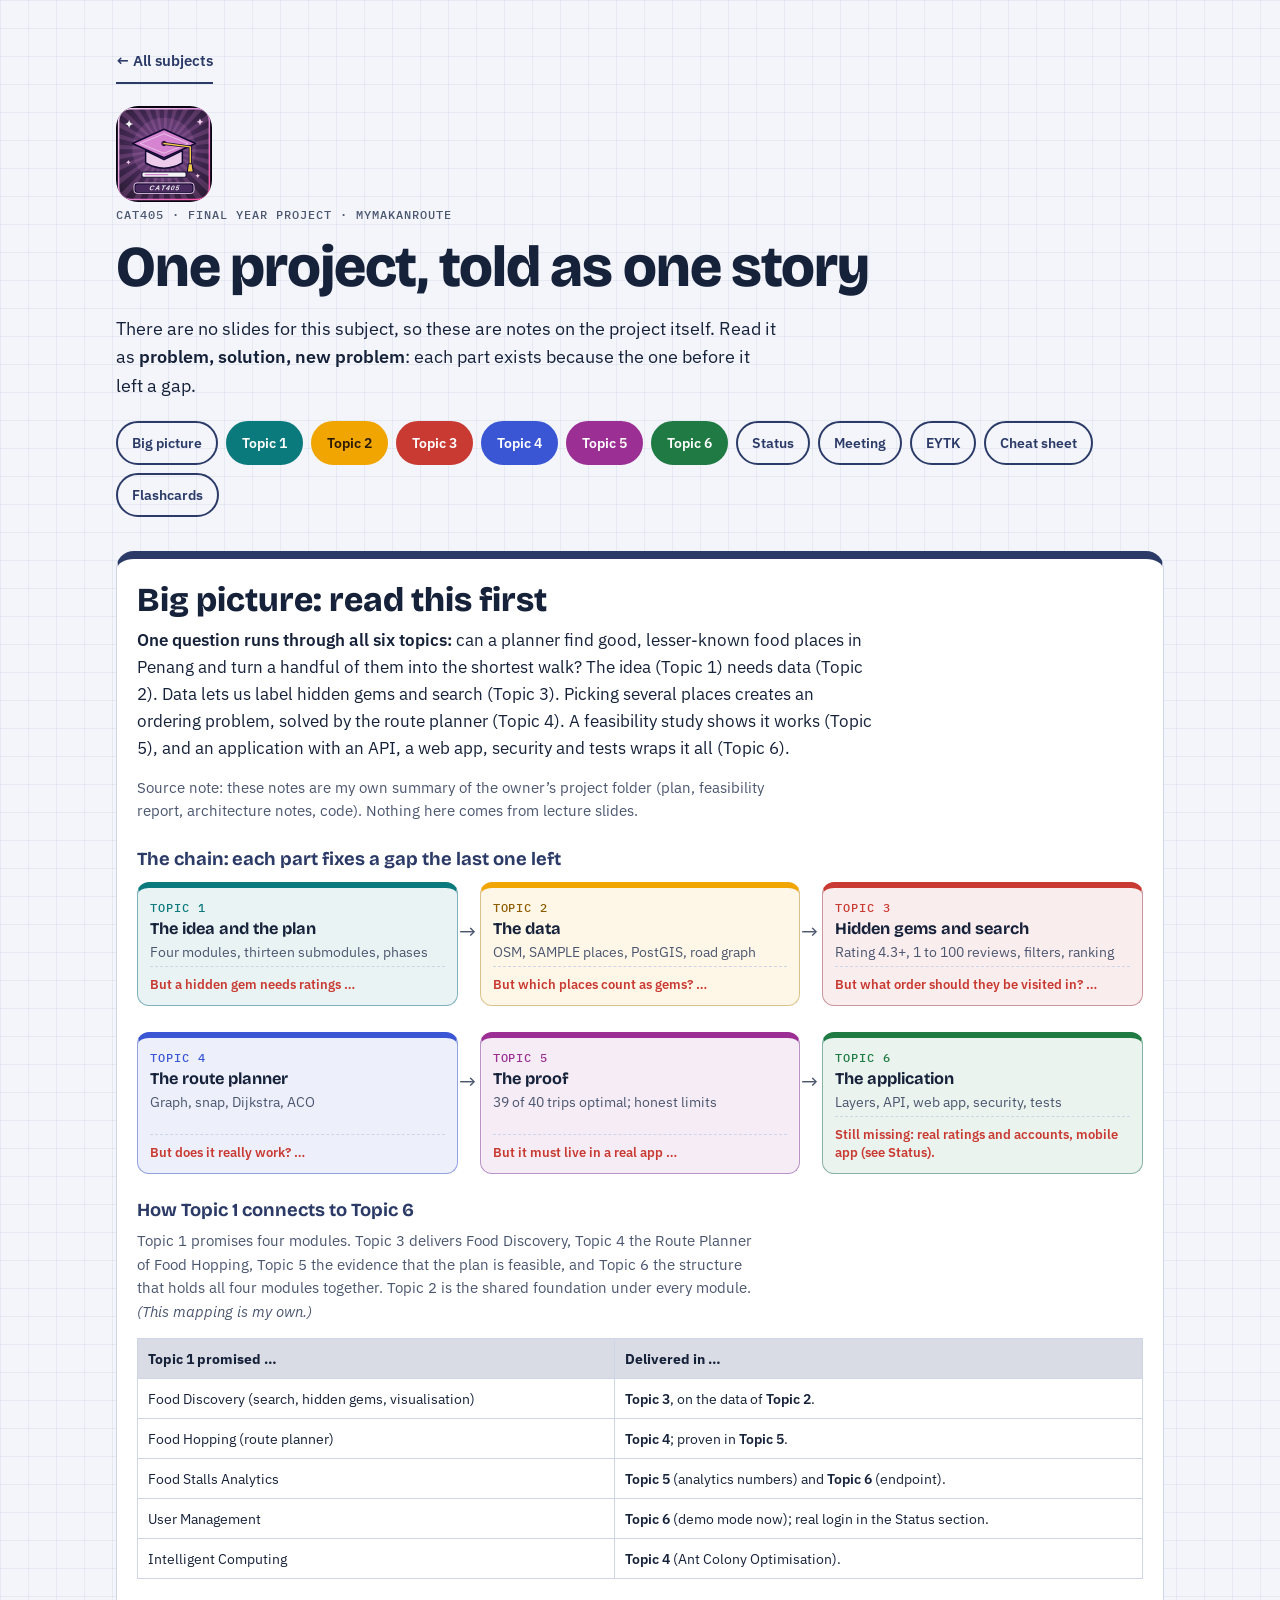
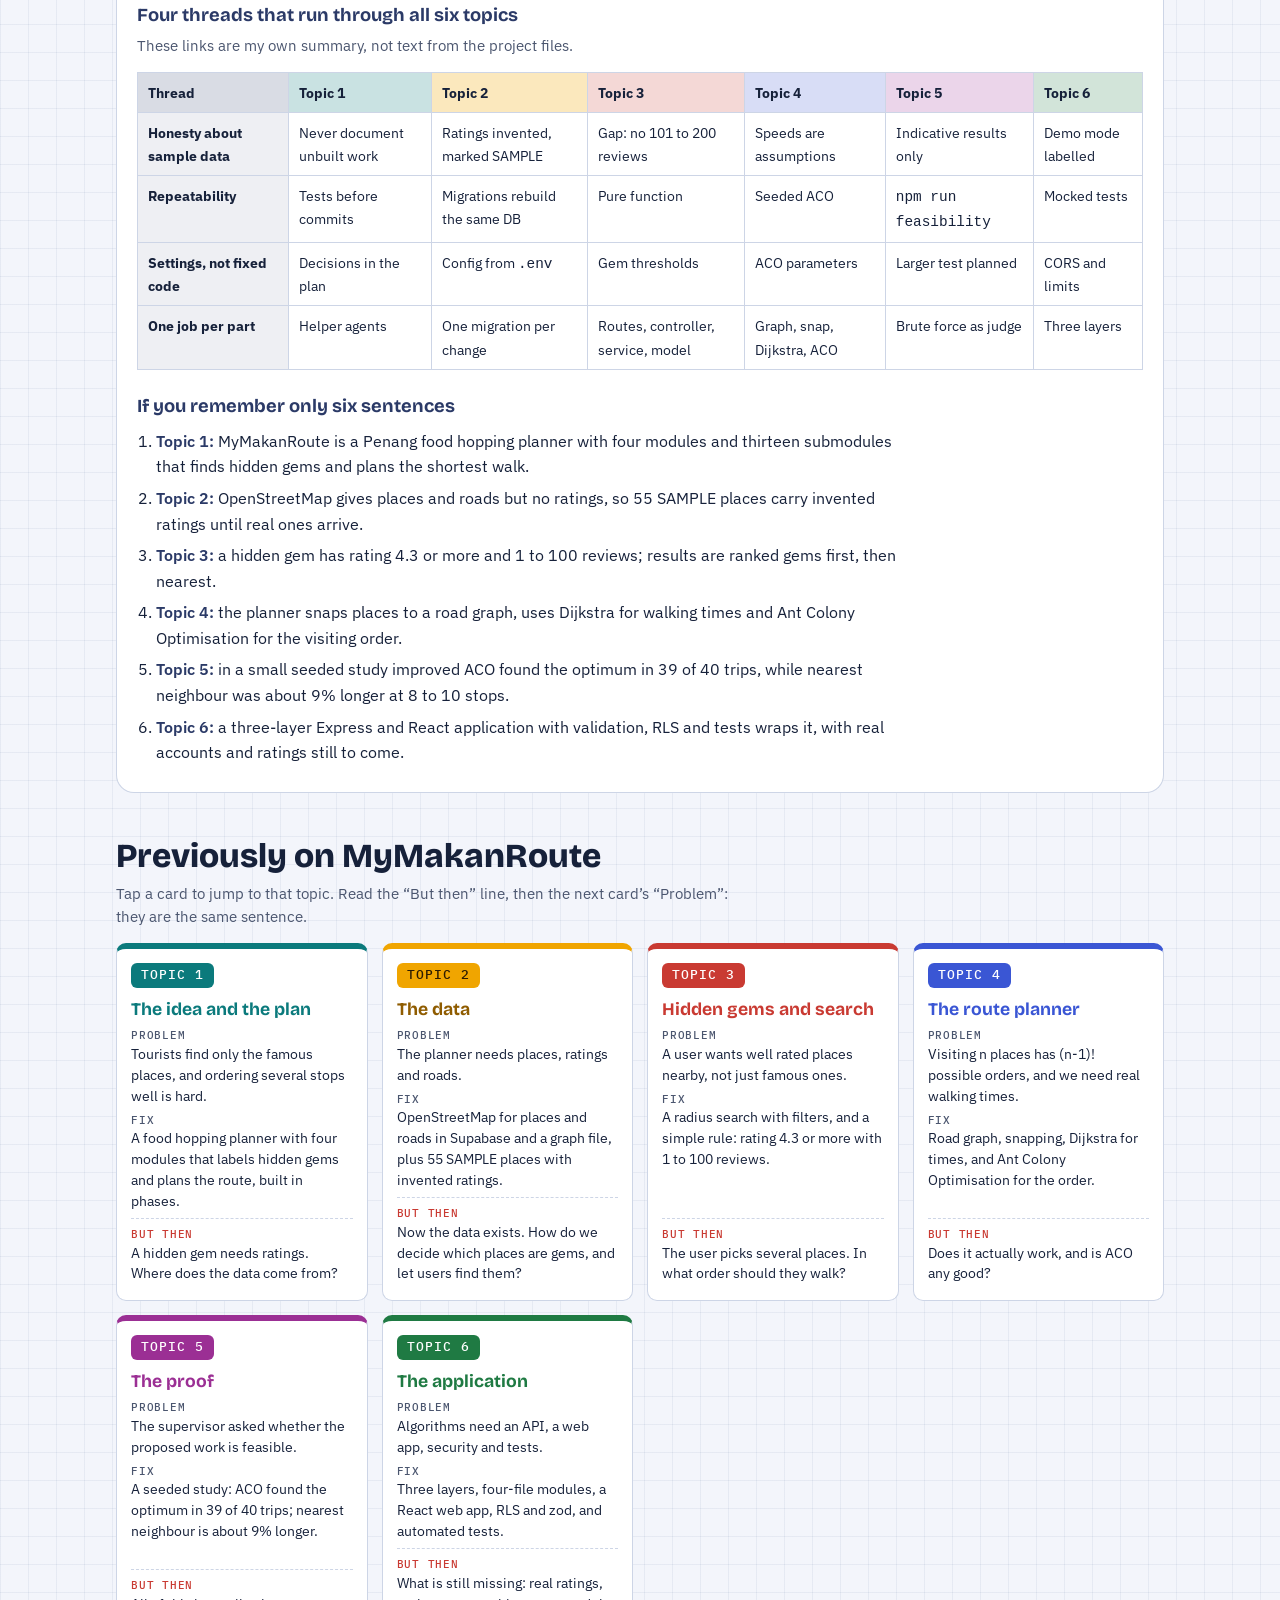
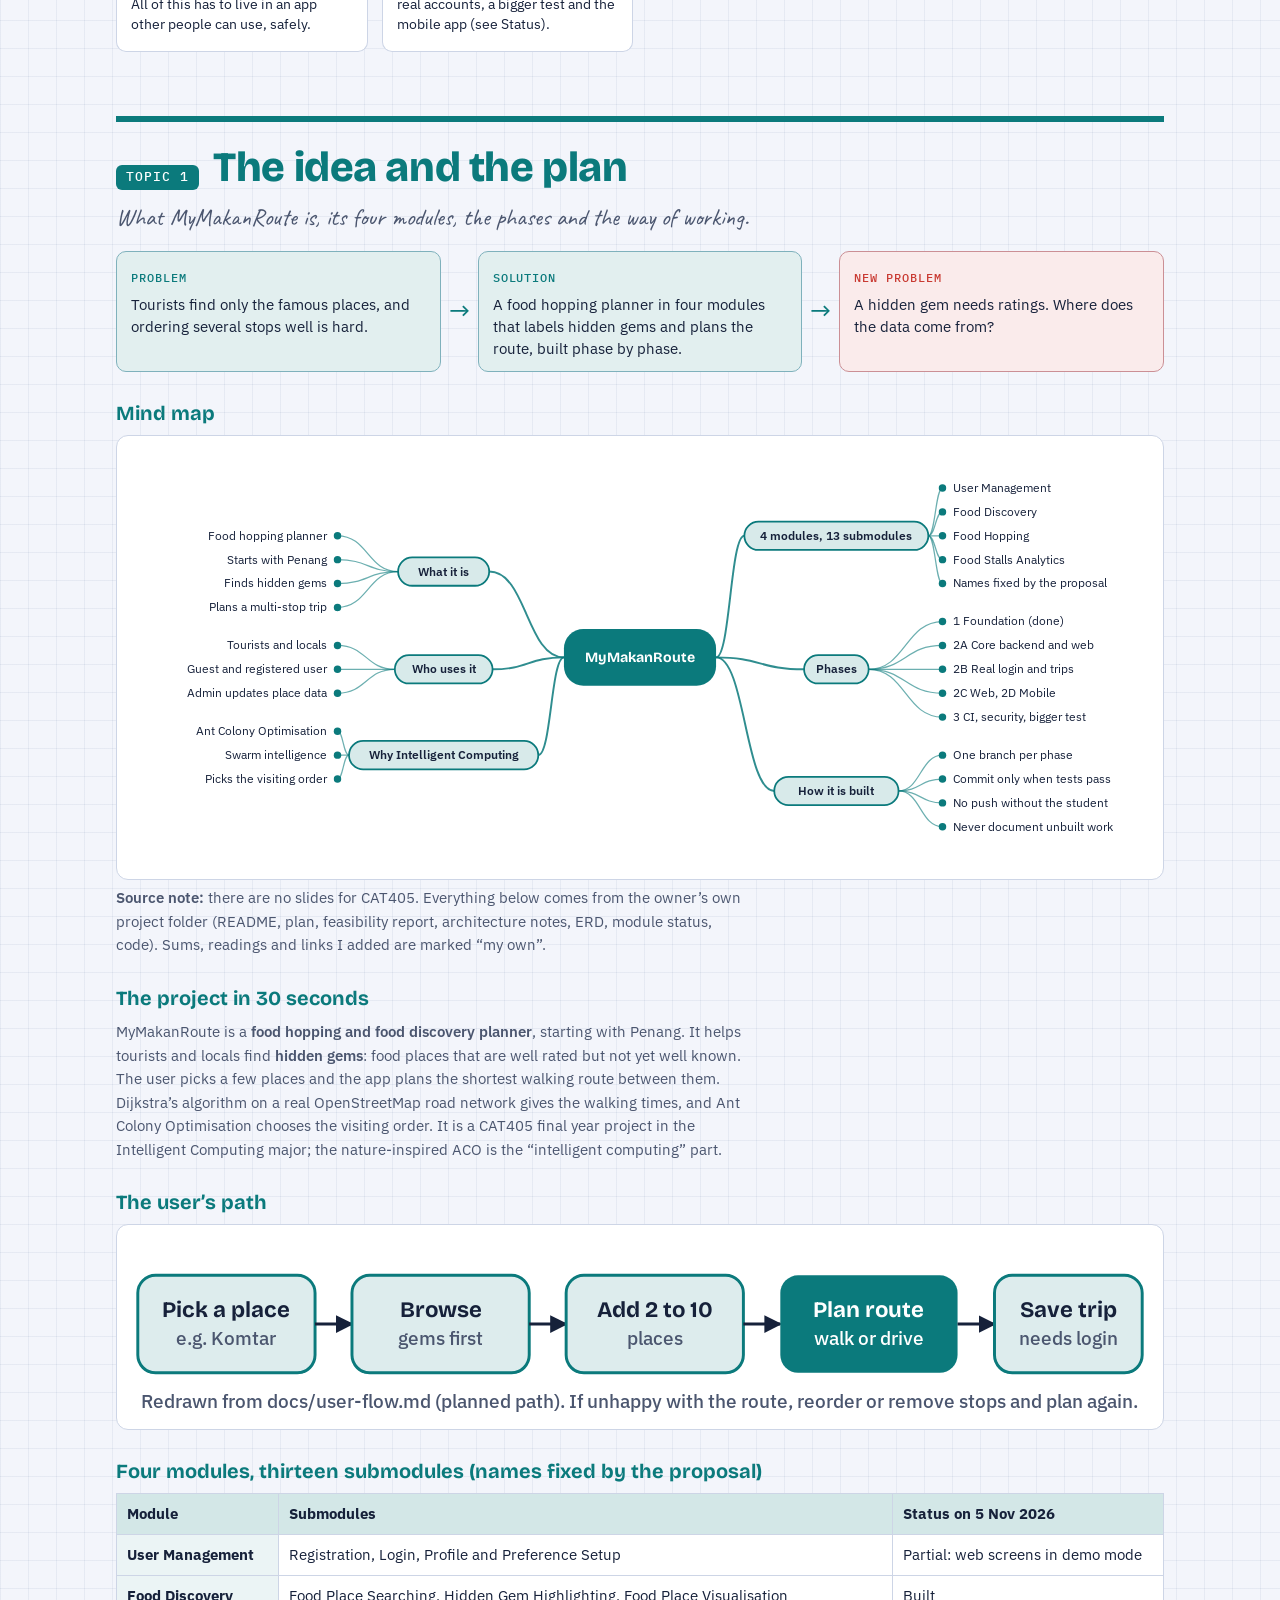
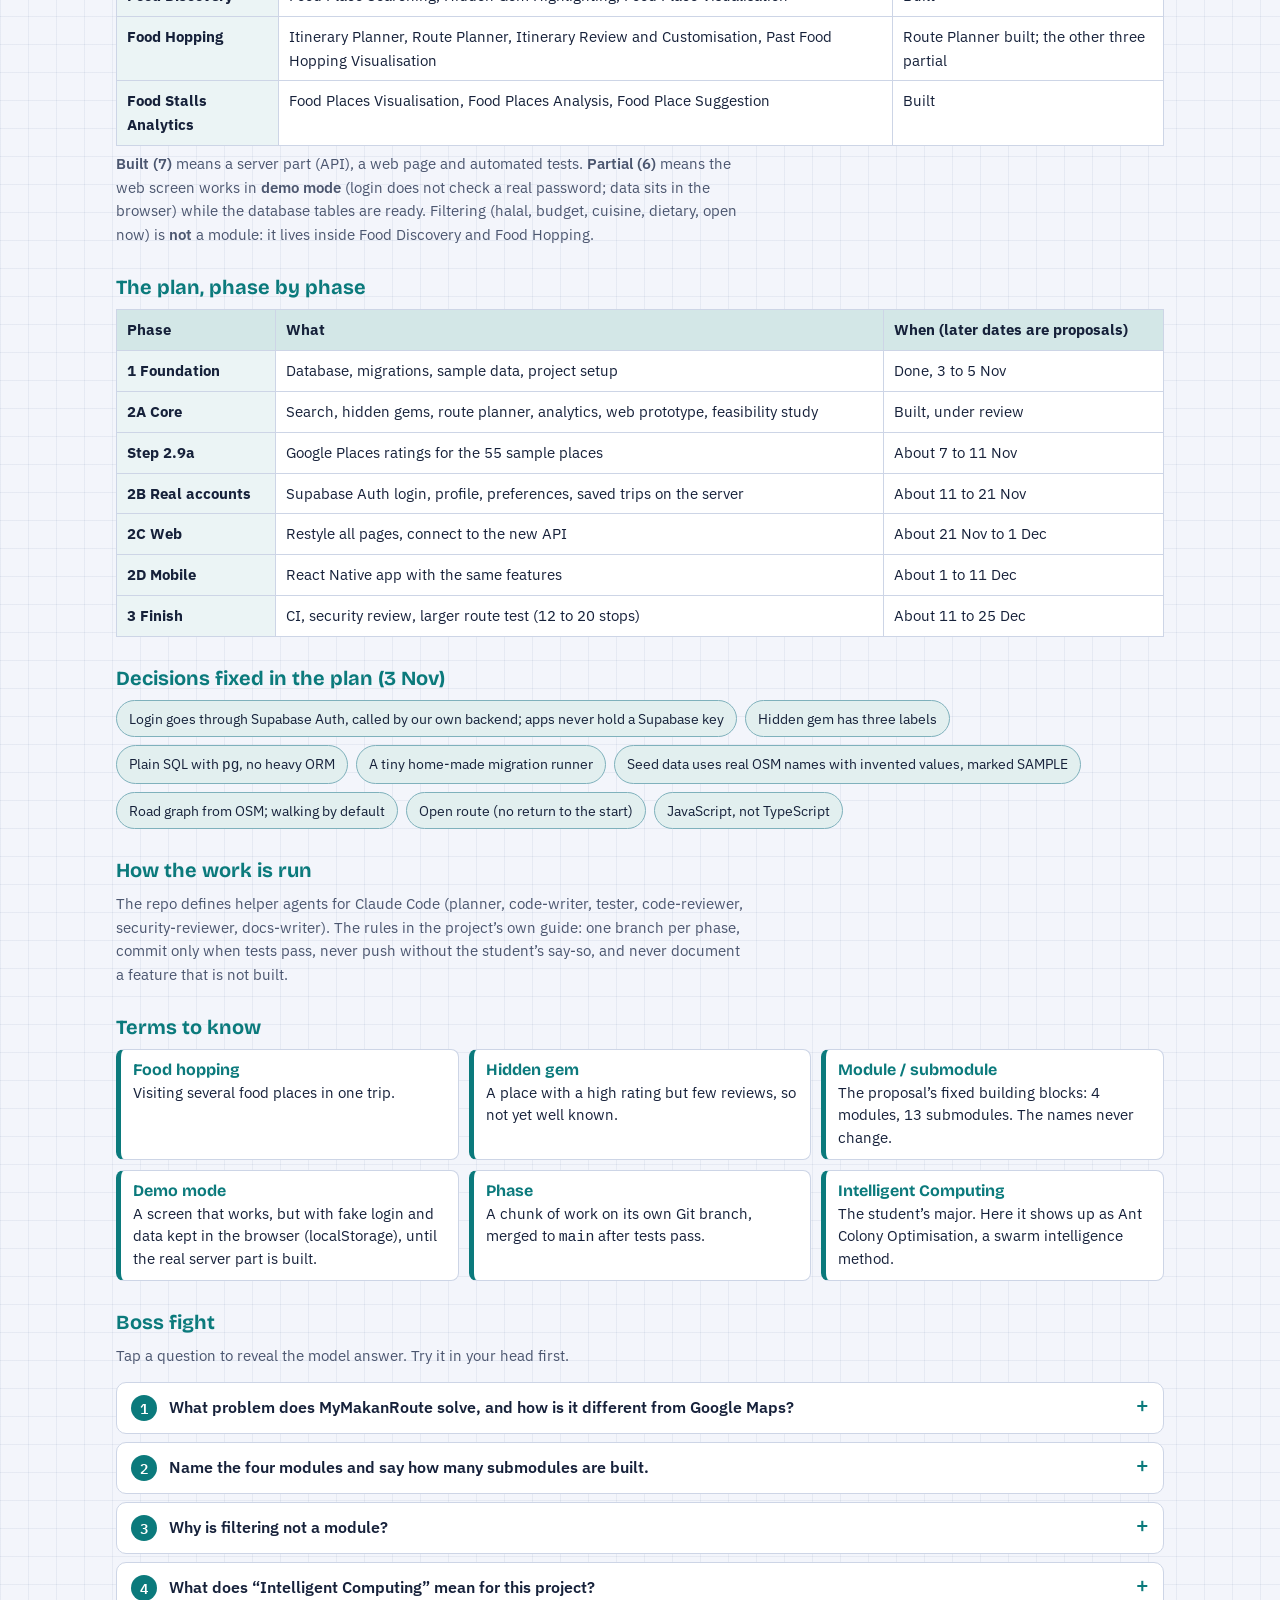
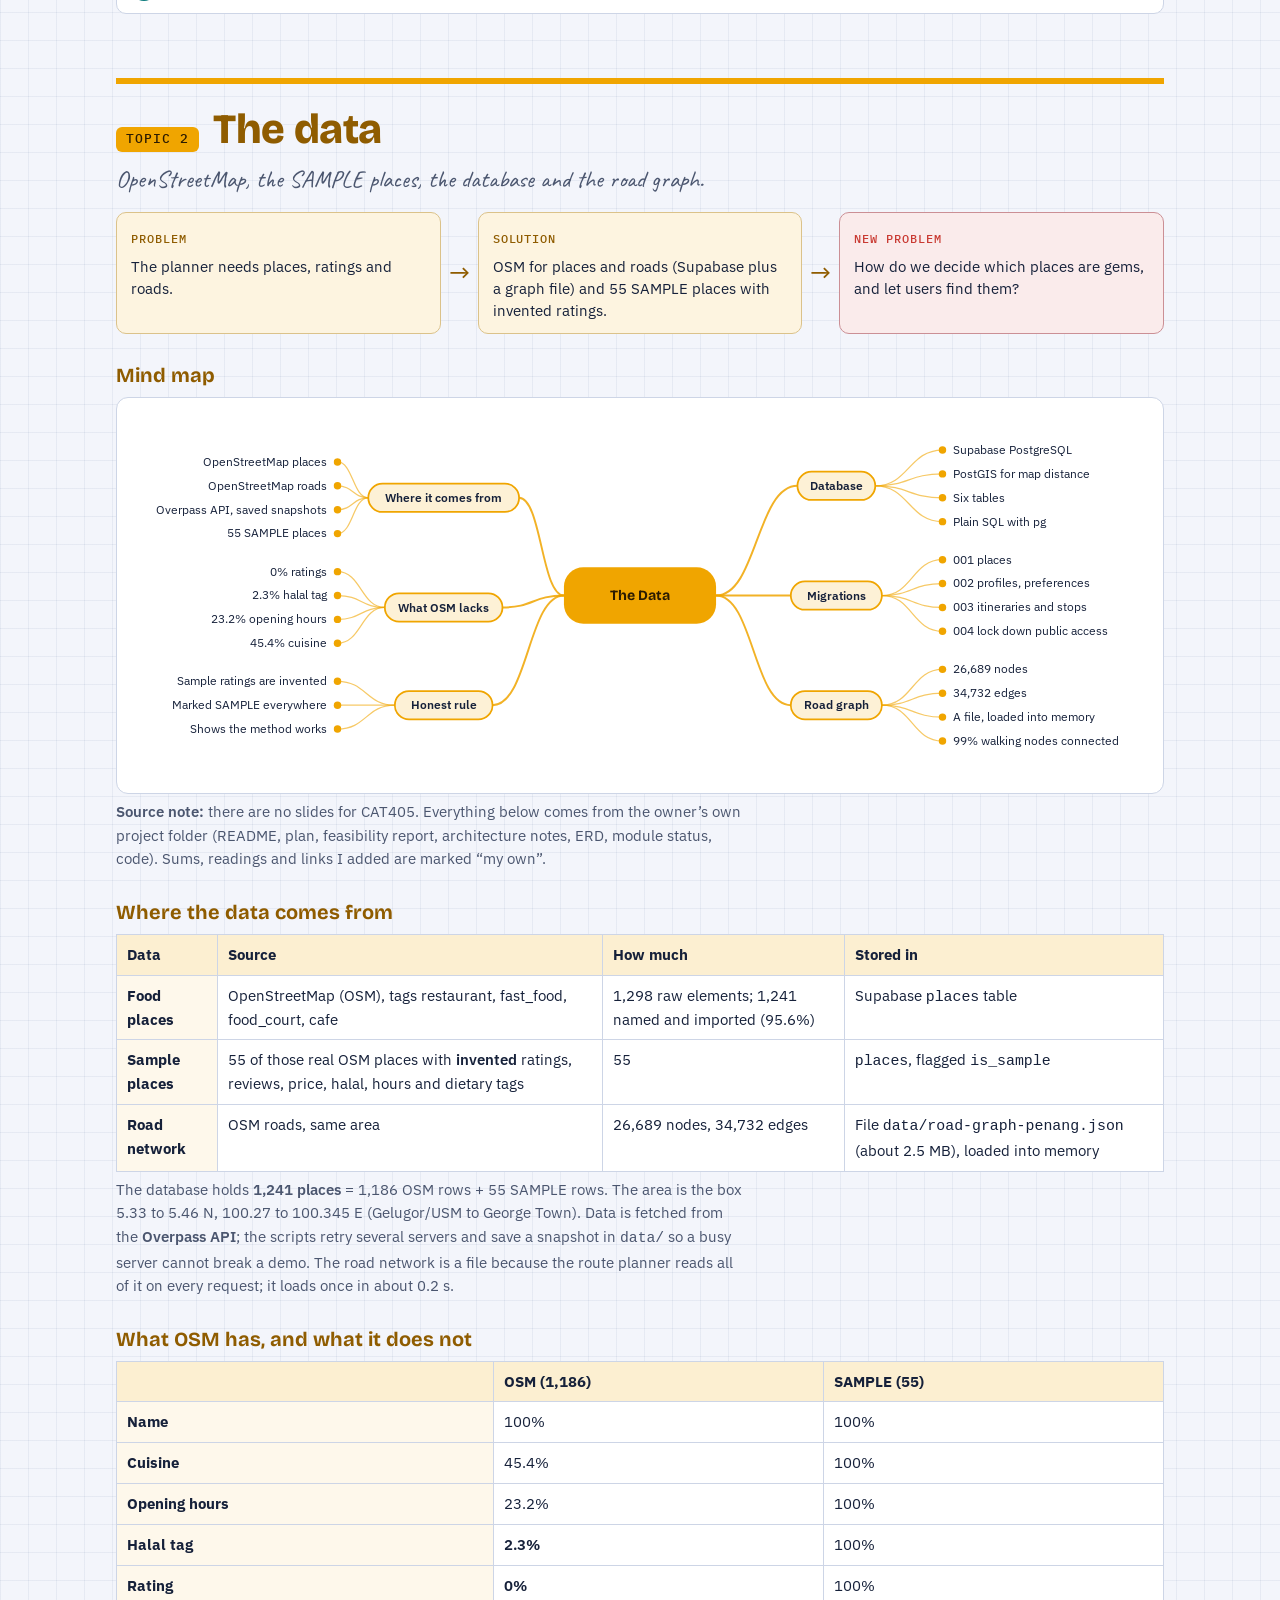
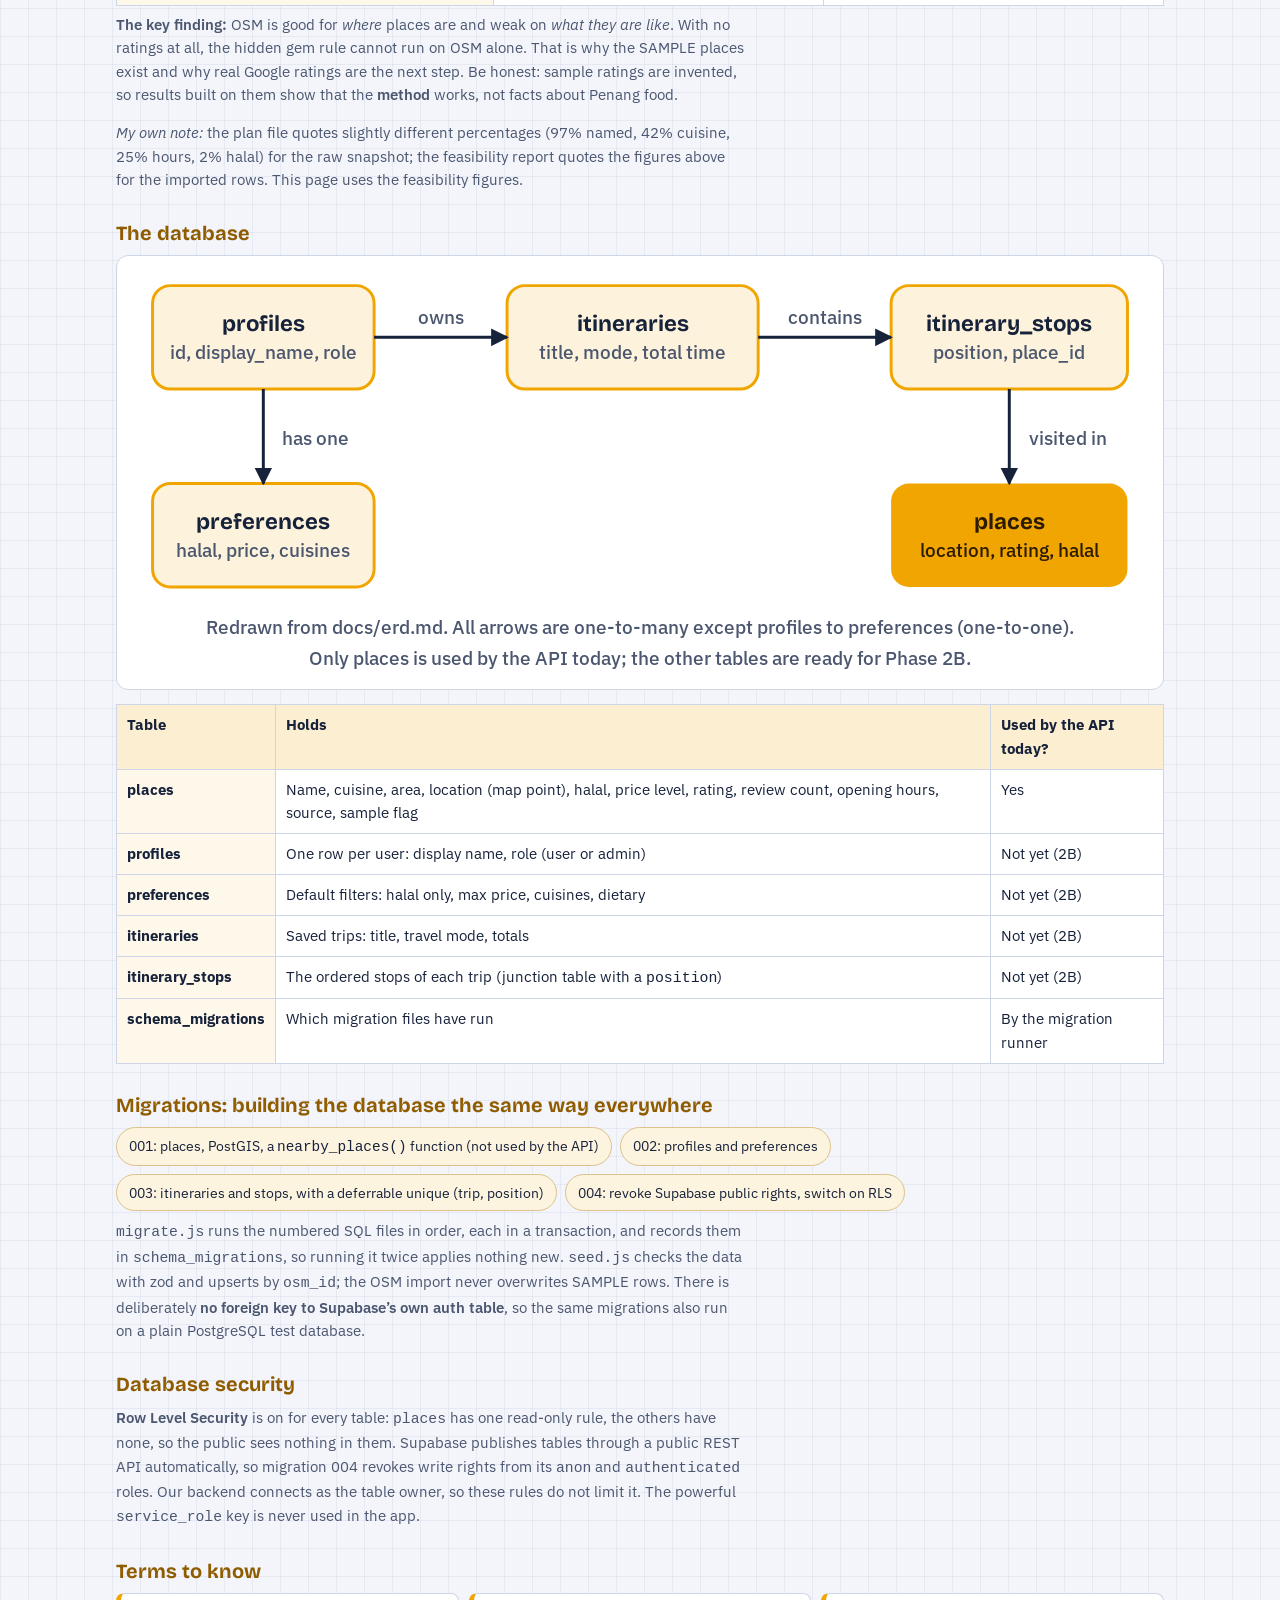
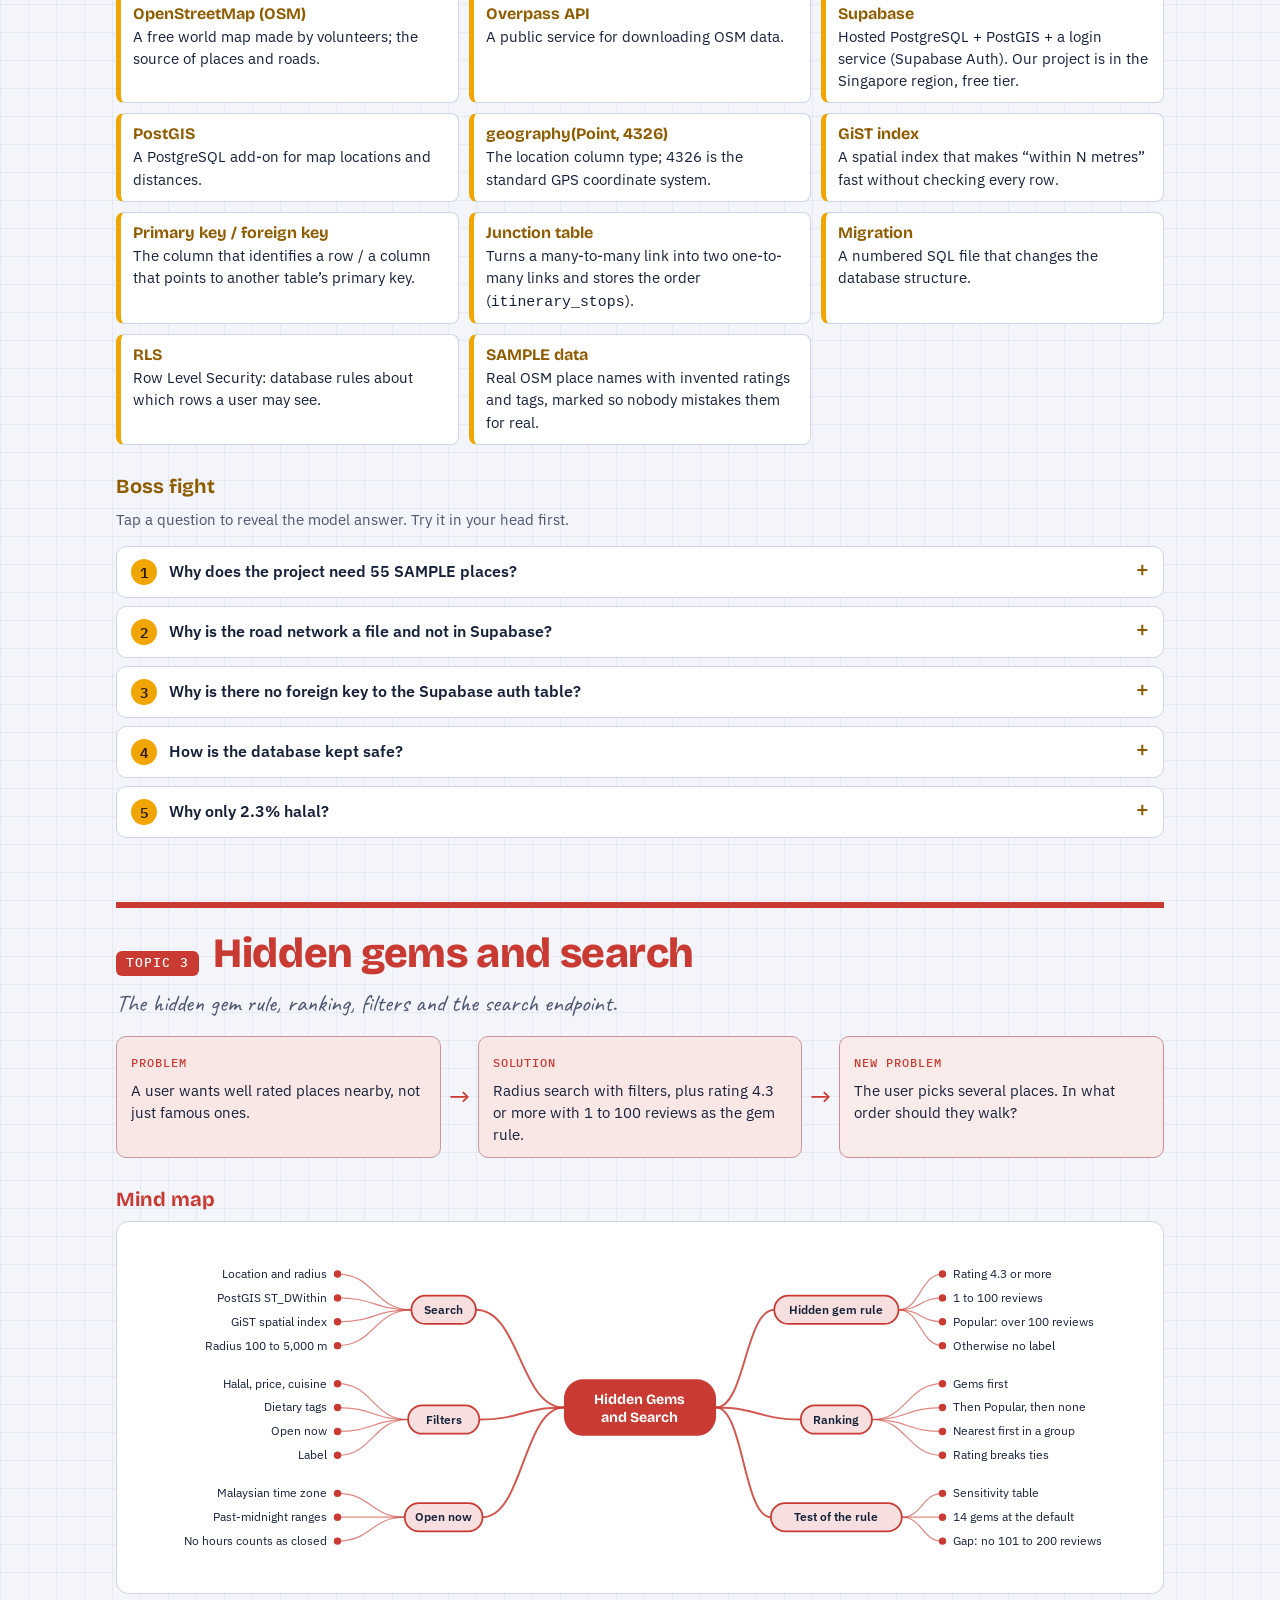
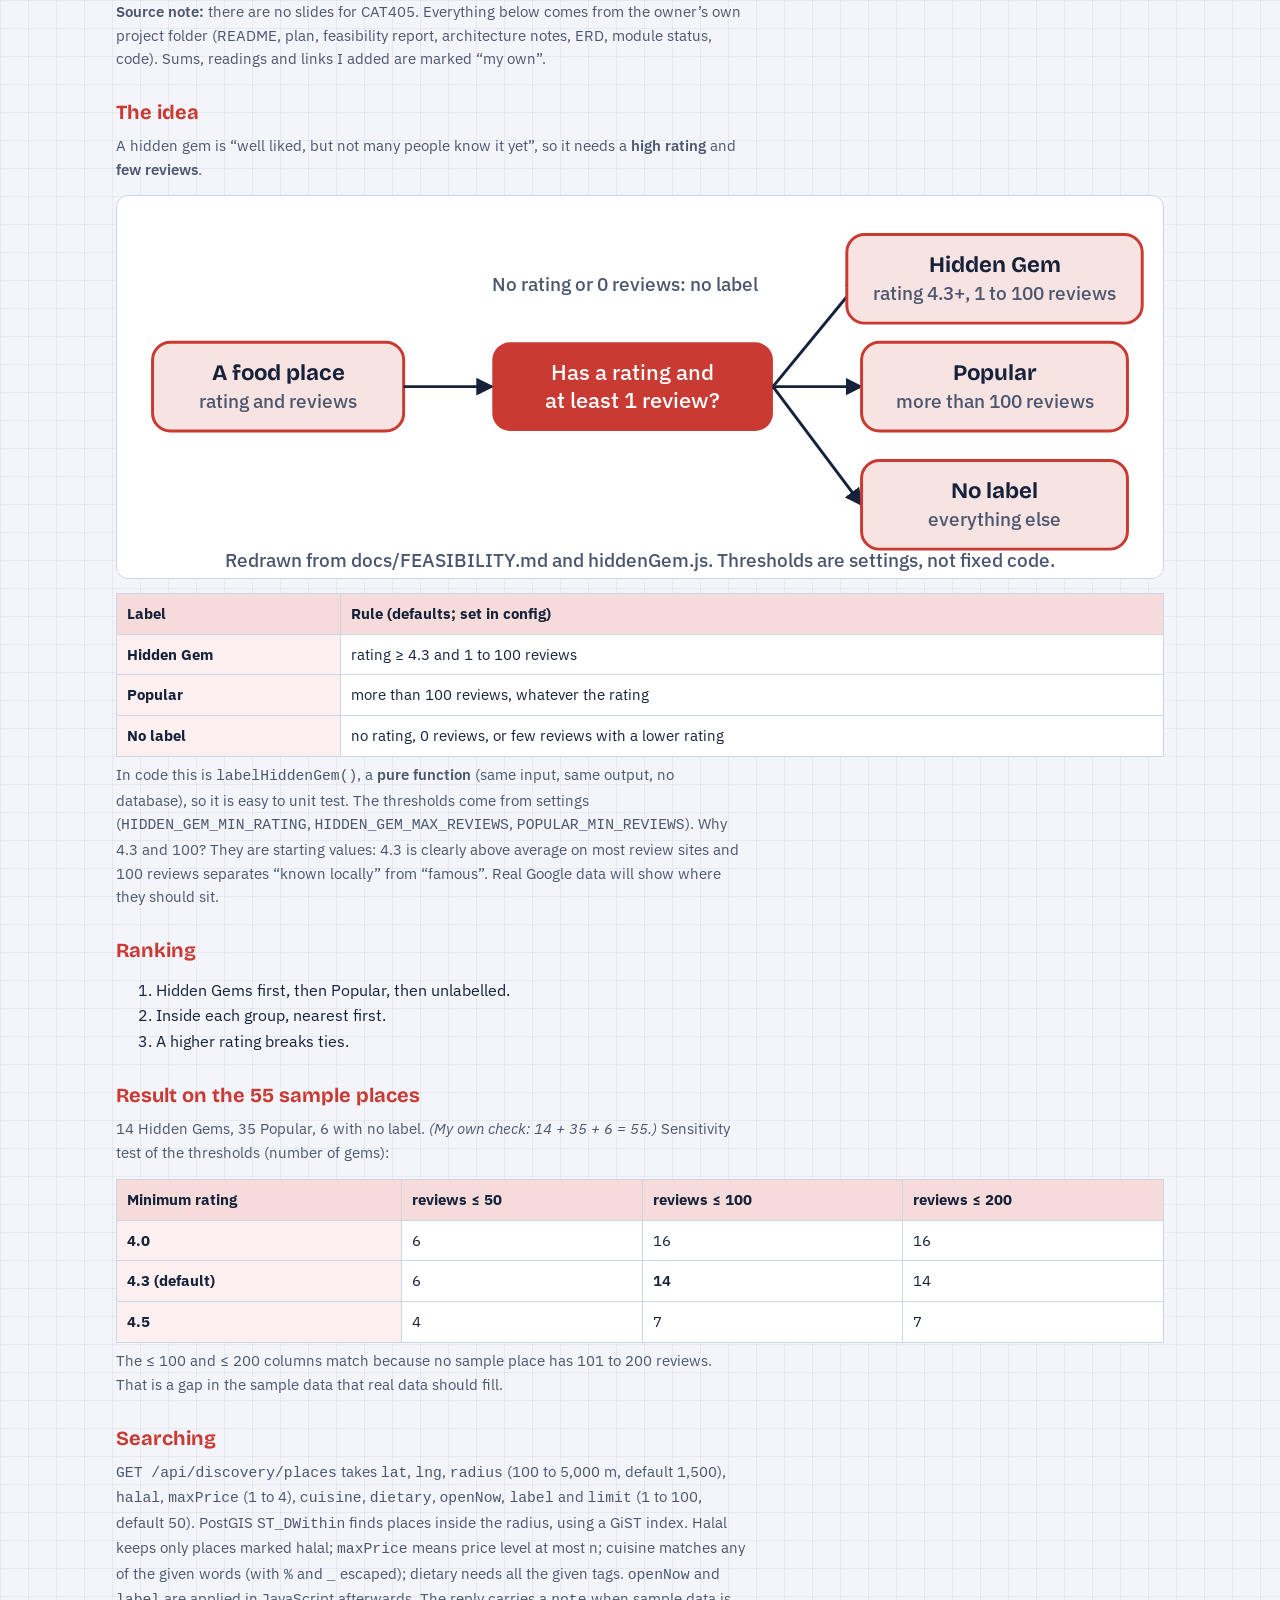
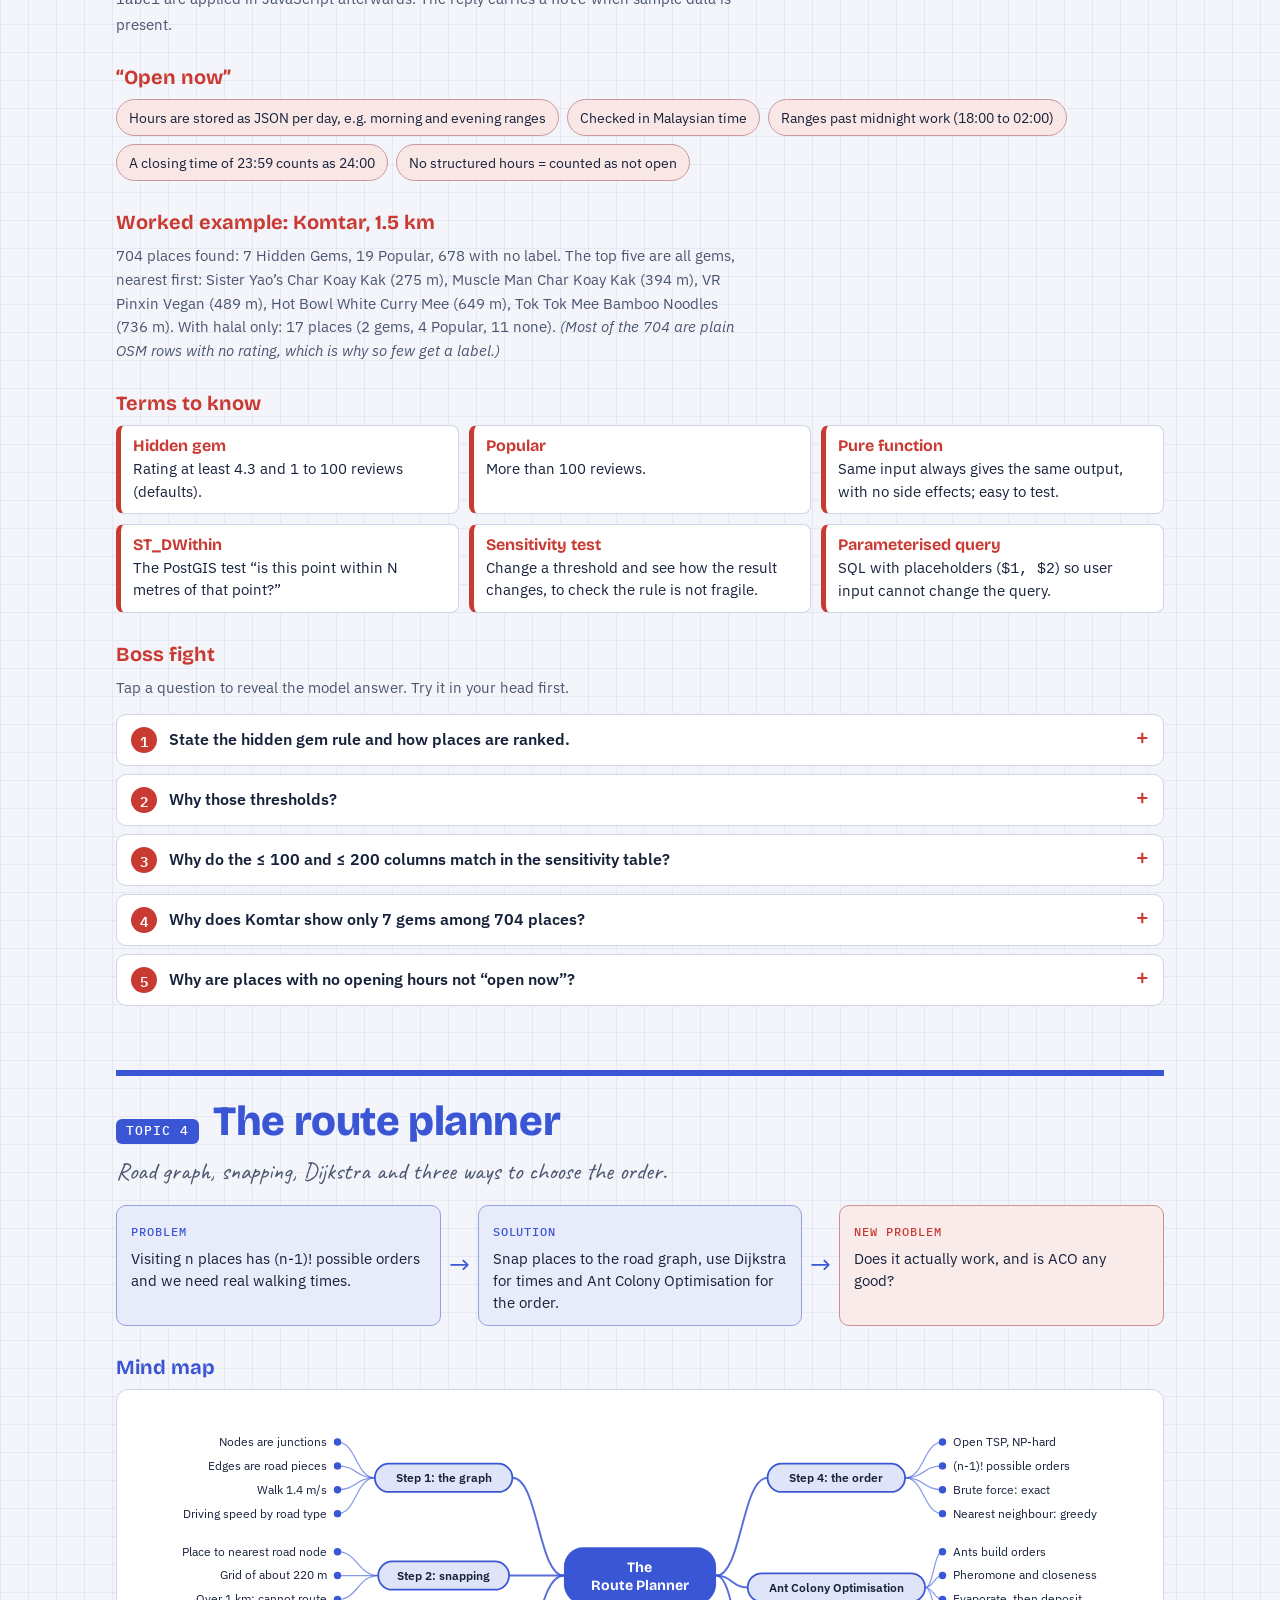
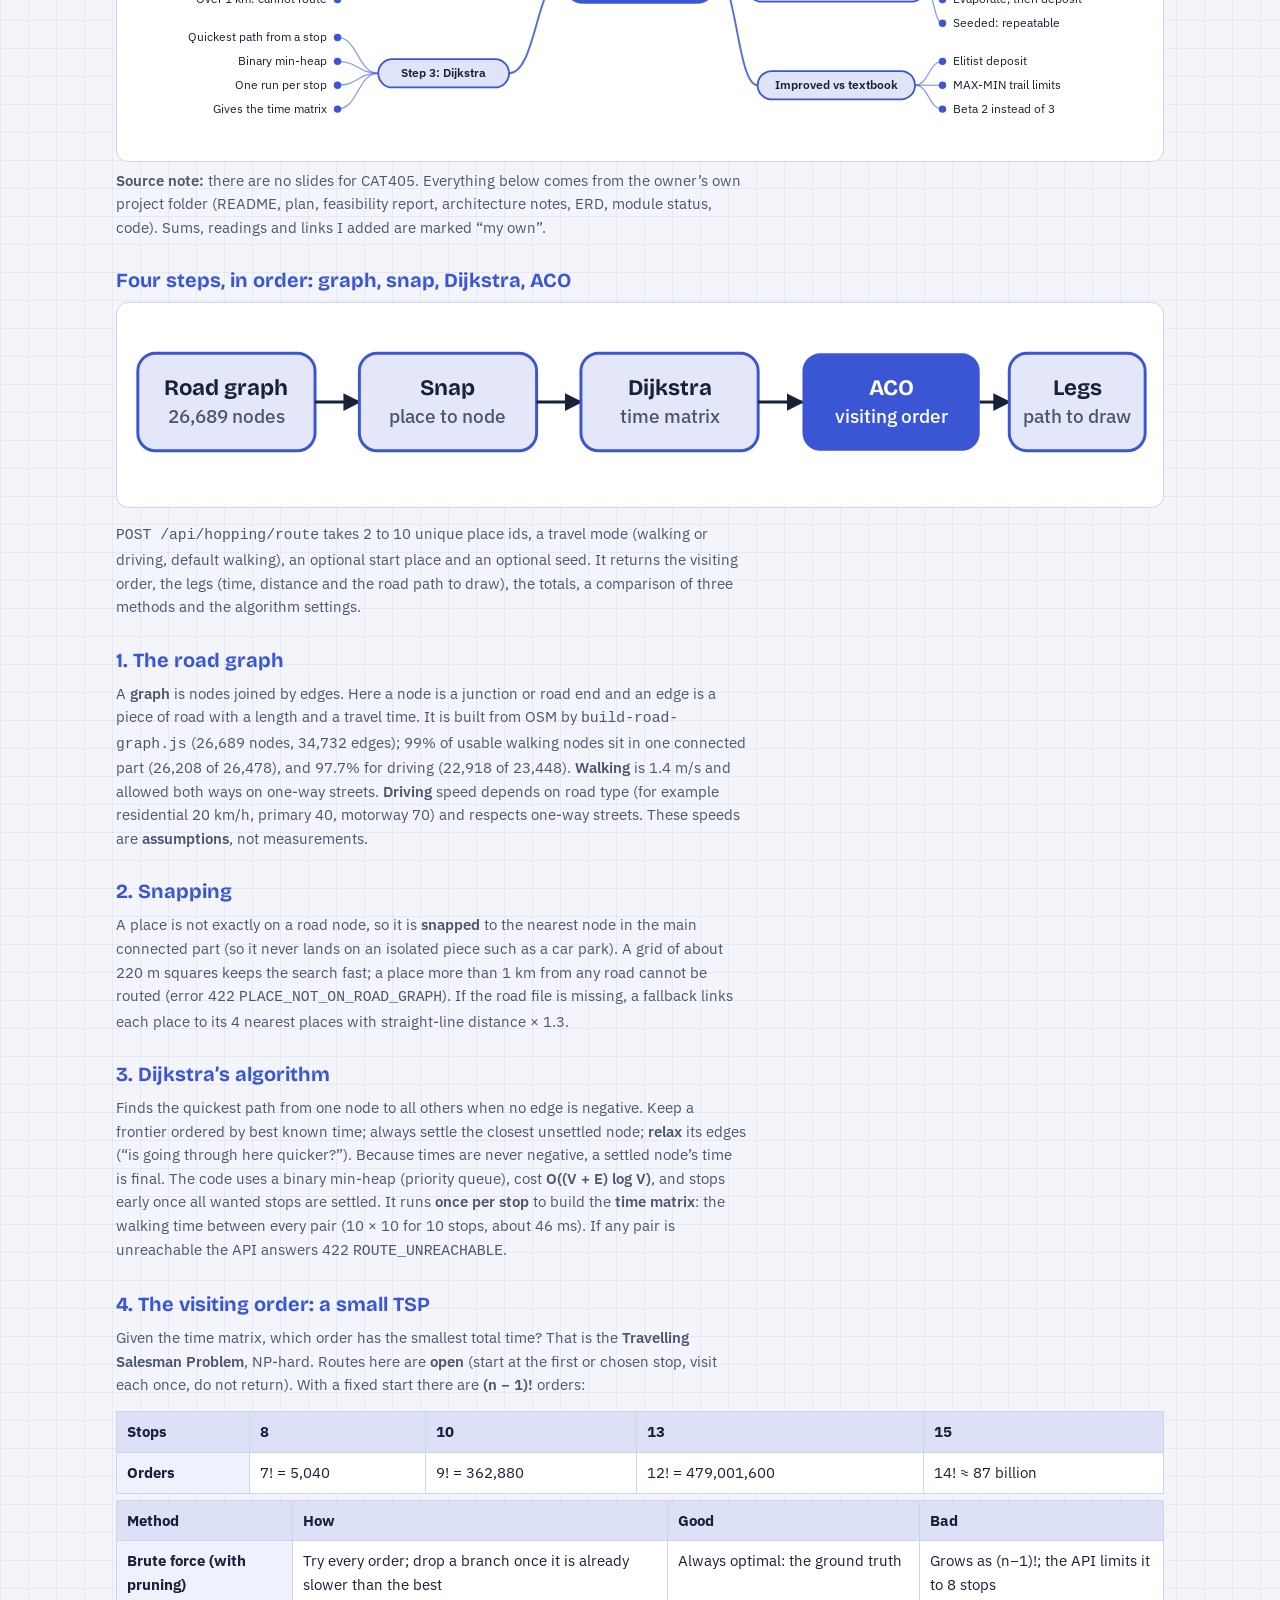
<file: cat405/index.html>
<!DOCTYPE html>
<html lang="en">
<head>
<meta charset="utf-8">
<meta name="viewport" content="width=device-width, initial-scale=1, viewport-fit=cover">
<meta name="theme-color" content="#060510">
<title>CAT405 Notes: Final Year Project (MyMakanRoute)</title>
<link rel="icon" href="../favicon.svg" type="image/svg+xml">
<link rel="icon" href="../favicon-32.png" type="image/png" sizes="32x32">
<link rel="apple-touch-icon" href="../apple-touch-icon.png">
<link rel="preconnect" href="https://fonts.googleapis.com">
<link rel="preconnect" href="https://fonts.gstatic.com" crossorigin>
<link href="https://fonts.googleapis.com/css2?family=Bricolage+Grotesque:opsz,wght@12..96,500..800&family=Caveat:wght@600&family=IBM+Plex+Mono:wght@500&family=IBM+Plex+Sans:wght@400;500;600&display=swap" rel="stylesheet">
<style>
/* Design plan: graph-paper study notebook. Cool paper, navy ink, one highlighter colour per week
   (teal, amber, coral, indigo, magenta) so a colour tells you which chapter you are in.
   Layout: single reading column, wide scrollable mind maps, cards for lists. */
:root {
  --paper: #f3f5fb; --card: #ffffff; --ink: #16213a; --muted: #4b566f; --line: #cdd5e6;
  --grid: rgba(54, 78, 140, .07); --brand: #2b3a67; --warn: #c93a32;
  --low: #7fcf8f; --med: #f3d55b; --high: #f2a04a; --crit: #e5584d; --hm-ink: #1b2030;
  --display: "Bricolage Grotesque", "Trebuchet MS", system-ui, sans-serif;
  --body: "IBM Plex Sans", system-ui, -apple-system, "Segoe UI", sans-serif;
  --hand: "Caveat", "Segoe Print", cursive;
  --mono: "IBM Plex Mono", ui-monospace, Menlo, Consolas, monospace;
}
.w1 { --c: #0b7a7c; --on: #ffffff; --ct: #0b7a7c; }
.w2 { --c: #f0a500; --on: #2b1b00; --ct: #8f5c00; }
.w3 { --c: #c93a32; --on: #ffffff; --ct: #c93a32; }
.w4 { --c: #3a56d4; --on: #ffffff; --ct: #3a56d4; }
.w5 { --c: #9b2f94; --on: #ffffff; --ct: #9b2f94; }
.w6 { --c: #1f7a43; --on: #ffffff; --ct: #1f7a43; }
.wx { --c: #2b3a67; --on: #ffffff; --ct: #2b3a67; }

@media (prefers-color-scheme: dark) {
  :root:not([data-theme="light"]) {
    color-scheme: dark;
    --paper: #0f1424; --card: #182036; --ink: #e8ecf8; --muted: #a5afc9; --line: #2c3656;
    --grid: rgba(150, 175, 255, .06); --brand: #aebaf0; --warn: #ff7a6e;
  }
  :root:not([data-theme="light"]) .w1 { --c: #3cc4c6; --on: #0f1424; --ct: #3cc4c6; }
  :root:not([data-theme="light"]) .w2 { --c: #f0b429; --on: #0f1424; --ct: #f0b429; }
  :root:not([data-theme="light"]) .w3 { --c: #ff7a6e; --on: #0f1424; --ct: #ff7a6e; }
  :root:not([data-theme="light"]) .w4 { --c: #8da2ff; --on: #0f1424; --ct: #8da2ff; }
  :root:not([data-theme="light"]) .w5 { --c: #e08ada; --on: #0f1424; --ct: #e08ada; }
  :root:not([data-theme="light"]) .w6 { --c: #6fd68f; --on: #0f1424; --ct: #6fd68f; }
  :root:not([data-theme="light"]) .wx { --c: #aebaf0; --on: #0f1424; --ct: #aebaf0; }
}
:root[data-theme="dark"] {
  color-scheme: dark;
  --paper: #0f1424; --card: #182036; --ink: #e8ecf8; --muted: #a5afc9; --line: #2c3656;
  --grid: rgba(150, 175, 255, .06); --brand: #aebaf0; --warn: #ff7a6e;
}
:root[data-theme="dark"] .w1 { --c: #3cc4c6; --on: #0f1424; --ct: #3cc4c6; }
:root[data-theme="dark"] .w2 { --c: #f0b429; --on: #0f1424; --ct: #f0b429; }
:root[data-theme="dark"] .w3 { --c: #ff7a6e; --on: #0f1424; --ct: #ff7a6e; }
:root[data-theme="dark"] .w4 { --c: #8da2ff; --on: #0f1424; --ct: #8da2ff; }
:root[data-theme="dark"] .w5 { --c: #e08ada; --on: #0f1424; --ct: #e08ada; }
:root[data-theme="dark"] .w6 { --c: #6fd68f; --on: #0f1424; --ct: #6fd68f; }
:root[data-theme="dark"] .wx { --c: #aebaf0; --on: #0f1424; --ct: #aebaf0; }

* { box-sizing: border-box; }
html { scroll-behavior: smooth; -webkit-tap-highlight-color: transparent; }
a, button, summary { touch-action: manipulation; }
body {
  margin: 0; background-color: var(--paper); color: var(--ink);
  background-image: linear-gradient(var(--grid) 1px, transparent 1px), linear-gradient(90deg, var(--grid) 1px, transparent 1px);
  background-size: 28px 28px;
  font: 400 16px/1.6 var(--body);
}
main, .hero, .foot { max-width: 1080px; margin-inline: auto; padding-inline: 16px; }
h1, h2, h3, h4 { font-family: var(--display); text-wrap: balance; line-height: 1.15; margin: 0; }
b { font-weight: 600; }
a { color: inherit; }
:focus-visible { outline: 3px solid var(--brand); outline-offset: 2px; }
.small { color: var(--muted); font-size: .92rem; margin: .4rem 0 .9rem; max-width: 70ch; }
.note { font-family: var(--hand); font-size: 1.25rem; color: var(--ct, var(--brand)); }

/* hero */
.hero { padding-top: 40px; padding-bottom: 8px; }
.hero .subj { display: block; width: 96px; height: 96px; margin: 14px 0 6px; border-radius: 22px; }
.eyebrow { font: 500 .78rem/1 var(--mono); letter-spacing: .08em; text-transform: uppercase; color: var(--muted); margin: 0 0 14px; }
.hero h1 { font-size: clamp(2.1rem, 6vw, 3.6rem); font-weight: 800; letter-spacing: -.02em; }
.lead { max-width: 60ch; font-size: 1.12rem; margin: 14px 0 20px; }
.jump { display: flex; flex-wrap: wrap; gap: 8px; }
.jump a {
  text-decoration: none; font-weight: 600; font-size: .9rem; padding: 7px 14px; min-height: 44px; display: inline-flex; align-items: center; border-radius: 999px;
  background: var(--c); color: var(--on); border: 2px solid var(--c);
}
.jump a.wx { background: transparent; color: var(--ct); border-color: var(--c); }

/* sections */
.band { margin-top: 44px; }
.sec { font-size: clamp(1.5rem, 3.6vw, 2.1rem); font-weight: 800; margin-bottom: 6px; }
.week { margin-top: 64px; padding-top: 22px; border-top: 6px solid var(--c); }
.week h3, .band h3 { font-size: 1.25rem; font-weight: 700; margin: 30px 0 10px; color: var(--ct); }
.week-head { display: flex; flex-wrap: wrap; align-items: baseline; gap: 6px 14px; margin-bottom: 14px; }
.wk { font: 500 .8rem/1 var(--mono); text-transform: uppercase; letter-spacing: .08em; background: var(--c); color: var(--on); padding: 6px 10px; border-radius: 6px; }
.week-head h2 { font-size: clamp(1.7rem, 4.4vw, 2.6rem); font-weight: 800; color: var(--ct); letter-spacing: -.01em; }
.blurb { flex-basis: 100%; margin: 0; font-family: var(--hand); font-size: 1.5rem; color: var(--muted); }

/* previously-on cards */
.story { list-style: none; padding: 0; margin: 14px 0 0; display: grid; grid-template-columns: repeat(auto-fit, minmax(200px, 1fr)); gap: 14px; }
.story a {
  display: flex; flex-direction: column; gap: 6px; height: 100%; text-decoration: none; padding: 14px 14px 16px;
  background: var(--card); border: 1px solid var(--line); border-top: 6px solid var(--c); border-radius: 10px;
}
.story .wk { align-self: flex-start; }
.story h3 { margin: 6px 0 2px; font-size: 1.1rem; color: var(--ct); }
.story p { margin: 0; font-size: .9rem; line-height: 1.45; }
.story p b { display: block; font: 500 .7rem/1.4 var(--mono); text-transform: uppercase; letter-spacing: .07em; color: var(--muted); }
.story .but { margin-top: auto; padding-top: 8px; border-top: 1px dashed var(--line); }
.story .but b { color: var(--warn); }

/* problem, solution, new problem */
.psn { display: flex; flex-wrap: wrap; align-items: stretch; gap: 8px; margin: 8px 0 4px; }
.psn > div { flex: 1 1 230px; padding: 12px 14px; border-radius: 10px; background: color-mix(in srgb, var(--c) 12%, var(--card)); border: 1px solid color-mix(in srgb, var(--c) 40%, var(--line)); }
.psn > .n { background: color-mix(in srgb, var(--warn) 10%, var(--card)); border-color: color-mix(in srgb, var(--warn) 45%, var(--line)); }
.psn b { font: 500 .72rem/1.4 var(--mono); text-transform: uppercase; letter-spacing: .08em; color: var(--ct); }
.psn .n b { color: var(--warn); }
.psn p { margin: 4px 0 0; font-size: .95rem; line-height: 1.45; }
.psn .arr { align-self: center; font-size: 1.6rem; color: var(--ct); }
@media (max-width: 820px) { .psn .arr { flex-basis: 100%; text-align: center; transform: rotate(90deg); height: 24px; line-height: 24px; } }

/* mind map */
.mm-wrap { overflow-x: auto; background: var(--card); border: 1px solid var(--line); border-radius: 12px; padding: 10px; -webkit-overflow-scrolling: touch; }
.mm-wrap .hint { display: none; margin: 0 0 4px; font: 500 .75rem/1 var(--mono); color: var(--muted); }
.mm { display: block; width: 100%; min-width: 940px; height: auto; font-family: var(--body); }
.mm-link { fill: none; stroke: var(--c); stroke-width: 2.2; opacity: .85; }
.mm-link.thin { stroke-width: 1.4; opacity: .6; }
.mm-center { fill: var(--c); }
.mm-ctxt { fill: var(--on); font: 700 16px var(--display); }
.mm-branch { fill: color-mix(in srgb, var(--c) 16%, var(--card)); stroke: var(--c); stroke-width: 2; }
.mm-btxt { fill: var(--ink); font: 600 13.5px var(--body); }
.mm-leaf { fill: var(--ink); font: 400 13.5px var(--body); }
.mm-dot { fill: var(--c); }
@media (max-width: 960px) { .mm-wrap .hint { display: block; } }

/* pictures */
.shots { display: grid; grid-template-columns: repeat(auto-fit, minmax(min(100%, 330px), 1fr)); gap: 16px; }
.shot { margin: 0; background: var(--card); border: 1px solid var(--line); border-radius: 12px; padding: 8px; }
.zoom { display: block; width: 100%; padding: 0; border: 0; background: none; cursor: zoom-in; border-radius: 8px; overflow: hidden; }
.shot img { display: block; width: 100%; height: auto; max-width: 100%; border-radius: 6px; }
.shot figcaption { font-size: .88rem; color: var(--muted); padding: 8px 4px 4px; line-height: 1.45; }
#lightbox { max-width: 96vw; max-height: 94vh; padding: 10px; border: 0; border-radius: 12px; background: var(--card); color: var(--ink); }
#lightbox::backdrop { background: rgba(8, 12, 24, .72); }
#lightbox img { display: block; max-width: 92vw; max-height: 82vh; margin: 8px auto 0; }
#lightbox .close { font: 600 .9rem var(--body); padding: 8px 16px; border-radius: 999px; border: 2px solid var(--brand); background: transparent; color: var(--ink); cursor: pointer; }

/* terms */
.terms { display: grid; grid-template-columns: repeat(auto-fit, minmax(min(100%, 290px), 1fr)); gap: 10px; margin: 0; }
.terms > div { background: var(--card); border: 1px solid var(--line); border-left: 5px solid var(--c); border-radius: 8px; padding: 10px 12px; }
.terms dt { font: 700 1rem var(--display); color: var(--ct); }
.terms dd { margin: 3px 0 0; font-size: .93rem; line-height: 1.5; }

/* tables */
.tbl-wrap { overflow-x: auto; margin: 6px 0; }
table { border-collapse: collapse; width: 100%; background: var(--card); font-size: .93rem; }
th, td { border: 1px solid var(--line); padding: 8px 10px; text-align: left; vertical-align: top; }
thead th { background: color-mix(in srgb, var(--c) 18%, var(--card)); }
tbody th { background: color-mix(in srgb, var(--c) 8%, var(--card)); }
th small { font-weight: 400; color: var(--muted); }
table.gen th, table.gen td { min-width: 140px; }

/* week 1 staircase */
.ladder { list-style: none; margin: 8px 0; padding: 0; display: grid; grid-template-columns: repeat(2, 1fr); gap: 8px; }
.ladder li {
  display: flex; flex-direction: column; gap: 2px; padding: 10px 10px 12px; border-radius: 10px; border: 1px solid var(--c);
  background: color-mix(in srgb, var(--c) calc(6% + var(--i) * 3.5%), var(--card));
}
.ladder .n { font: 500 .75rem/1 var(--mono); color: var(--ct); }
.ladder b { font-family: var(--display); font-size: 1.02rem; }
.ladder small { font-size: .82rem; line-height: 1.35; color: var(--muted); }
@media (min-width: 780px) {
  .ladder { grid-template-columns: repeat(5, 1fr); align-items: start; }
  .ladder li { margin-top: calc((4 - var(--j)) * 16px); }
}

/* week 2 pipeline, week 3 flow */
.pipe, .flow5 { list-style: none; margin: 8px 0 14px; padding: 0; display: flex; flex-wrap: wrap; gap: 12px; counter-reset: s; }
.pipe li, .flow5 li {
  counter-increment: s; position: relative; flex: 1 1 190px; padding: 12px 12px 14px 12px; border-radius: 10px;
  background: color-mix(in srgb, var(--c) 12%, var(--card)); border: 1px solid color-mix(in srgb, var(--c) 45%, var(--line));
}
.pipe li::before, .flow5 li::before { content: counter(s); display: inline-grid; place-items: center; width: 26px; height: 26px; margin-bottom: 6px; border-radius: 50%; background: var(--c); color: var(--on); font: 600 .85rem var(--mono); }
.pipe b, .flow5 b { display: block; font-family: var(--display); font-size: 1.05rem; color: var(--ct); }
.pipe span, .flow5 span { display: block; font-size: .9rem; line-height: 1.45; }
@media (min-width: 900px) { .pipe li:not(:last-child)::after, .flow5 li:not(:last-child)::after { content: "\2192"; position: absolute; right: -14px; top: 50%; transform: translateY(-50%); font-size: 1.3rem; color: var(--ct); background: var(--paper); line-height: 1; z-index: 1; } }

/* callouts and answers */
.callout { margin: 16px 0; padding: 12px 14px; border-radius: 10px; background: var(--card); border: 1px solid var(--line); border-left: 6px solid var(--brand); font-size: .95rem; }
.callout.trap { border-left-color: var(--warn); background: color-mix(in srgb, var(--warn) 8%, var(--card)); }
.callout.trap b:first-child { color: var(--warn); }
.hook { font: 500 .95rem var(--mono); padding: 8px 10px; border-radius: 8px; background: color-mix(in srgb, var(--c) 12%, var(--card)); }
.qa { background: var(--card); border: 1px solid var(--line); border-radius: 10px; margin: 8px 0; }
.qa summary { cursor: pointer; list-style: none; padding: 12px 14px 12px 14px; display: flex; gap: 12px; align-items: flex-start; font-weight: 600; }
.qa summary::-webkit-details-marker { display: none; }
.qa summary::after { content: "+"; margin-left: auto; font: 500 1.3rem/1 var(--mono); color: var(--ct); }
.qa[open] summary::after { content: "\2212"; }
.qn { flex: none; display: grid; place-items: center; width: 26px; height: 26px; border-radius: 50%; background: var(--c); color: var(--on); font: 600 .85rem var(--mono); }
.ans { padding: 0 14px 12px 52px; }
.ans p { margin: 8px 0; } .ans ul { margin: 8px 0; padding-left: 1.1rem; }

/* week 3 */
.heat-wrap { display: grid; gap: 14px; grid-template-columns: minmax(0, 1.5fr) minmax(0, 1fr); align-items: start; }
@media (max-width: 820px) { .heat-wrap { grid-template-columns: 1fr; } }
.heat { background: none; }
.heat th, .heat td { text-align: center; vertical-align: middle; }
.heat thead th, .heat tbody th { font-size: .8rem; background: var(--card); }
.heat .corner { font-family: var(--mono); }
.heat td { color: var(--hm-ink); font-size: 1.15rem; height: 54px; min-width: 62px; }
.heat td small { display: block; font-size: .62rem; line-height: 1.1; font-weight: 500; }
.heat .low, .sw.low { background: var(--low); } .heat .med, .sw.med { background: var(--med); }
.heat .high, .sw.high { background: var(--high); } .heat .crit, .sw.crit { background: var(--crit); }
.heat td.key { outline: 3px solid var(--ink); outline-offset: -3px; }
.legend { list-style: none; margin: 0; padding: 0; display: grid; gap: 8px; font-size: .9rem; }
.legend li { display: flex; gap: 10px; align-items: flex-start; }
.sw { flex: none; width: 18px; height: 18px; border-radius: 4px; margin-top: 3px; border: 1px solid var(--line); }
.strat { display: grid; grid-template-columns: repeat(auto-fit, minmax(150px, 1fr)); gap: 10px; margin: 12px 0; }
.strat div { padding: 10px 12px; border-radius: 10px; background: color-mix(in srgb, var(--c) 12%, var(--card)); border: 1px solid color-mix(in srgb, var(--c) 45%, var(--line)); }
.strat b { display: block; font: 700 1.1rem var(--display); color: var(--ct); }
.strat span { font-size: .88rem; }
.cards3 { display: grid; grid-template-columns: repeat(auto-fit, minmax(230px, 1fr)); gap: 12px; }
.cards3 .c { background: var(--card); border: 1px solid var(--line); border-top: 5px solid var(--c); border-radius: 10px; padding: 12px; }
.cards3 h4 { font-size: 1.05rem; color: var(--ct); }
.cards3 p { margin: 6px 0 0; font-size: .92rem; line-height: 1.45; }
.cards3 .eg { color: var(--muted); } .cards3 .imp { font-weight: 600; }

/* week 4 */
.dbmap { display: grid; grid-template-columns: minmax(0, 1fr) auto minmax(0, 1fr); gap: 8px 12px; align-items: center; max-width: 640px; }
.dbmap div { background: var(--card); border: 1px solid var(--line); border-left: 5px solid var(--c); border-radius: 8px; padding: 8px 12px; }
.dbmap b { display: block; font: 500 .72rem var(--mono); text-transform: uppercase; letter-spacing: .06em; color: var(--ct); }
.dbmap i { font-style: normal; font-size: 1.4rem; color: var(--ct); }

/* week 5 */
.goals, .quality { list-style: none; margin: 0; padding: 0; display: grid; grid-template-columns: repeat(auto-fit, minmax(min(100%, 230px), 1fr)); gap: 10px; }
.goals li, .quality li { background: var(--card); border: 1px solid var(--line); border-radius: 10px; padding: 10px 12px; border-left: 5px solid var(--c); }
.goals b, .quality b { display: block; font: 700 1.05rem var(--display); color: var(--ct); }
.goals span, .quality span { font-size: .9rem; line-height: 1.45; }
.three { list-style: none; counter-reset: q; margin: 8px 0; padding: 0; display: grid; grid-template-columns: repeat(auto-fit, minmax(230px, 1fr)); gap: 12px; }
.three li { counter-increment: q; background: var(--card); border: 1px solid var(--line); border-radius: 10px; padding: 12px 14px; }
.three li::before { content: counter(q); display: block; font: 800 2.4rem/1 var(--display); color: var(--ct); }
.three b { font: 700 1.1rem var(--display); display: block; margin-top: 2px; }
.three span { font-size: .9rem; }
.groups { display: grid; grid-template-columns: repeat(auto-fit, minmax(min(100%, 250px), 1fr)); gap: 12px; }
.groups .g { background: var(--card); border: 1px solid var(--line); border-top: 5px solid var(--c); border-radius: 10px; padding: 12px; }
.groups h4 { font-size: 1.02rem; color: var(--ct); margin-bottom: 6px; }
.groups ul { list-style: none; margin: 0; padding: 0; display: grid; gap: 6px; }
.groups li b { display: block; font-size: .95rem; }
.groups li span { font-size: .86rem; color: var(--muted); line-height: 1.35; }
.steps7 { list-style: none; counter-reset: st; margin: 8px 0; padding: 0 0 0 4px; max-width: 760px; }
.steps7 li { counter-increment: st; position: relative; padding: 4px 0 18px 46px; }
.steps7 li::before { content: counter(st); position: absolute; left: 0; top: 0; width: 32px; height: 32px; display: grid; place-items: center; border-radius: 50%; background: var(--c); color: var(--on); font: 600 .95rem var(--mono); }
.steps7 li:not(:last-child)::after { content: ""; position: absolute; left: 15px; top: 34px; bottom: 2px; width: 2px; background: color-mix(in srgb, var(--c) 50%, var(--line)); }

/* cheat sheet and flashcards */
.nums { list-style: none; margin: 0; padding: 0; display: grid; grid-template-columns: repeat(auto-fit, minmax(min(100%, 220px), 1fr)); gap: 10px; }
.nums li { background: var(--card); border: 1px solid var(--line); border-radius: 10px; padding: 12px; }
.nums b { display: block; font: 500 1.35rem/1.2 var(--mono); color: var(--ct); overflow-wrap: anywhere; }
.nums span { font-size: .88rem; color: var(--muted); }
.traps { margin: 0; padding-left: 1.2rem; display: grid; gap: 8px; max-width: 78ch; }
.traps li::marker { color: var(--warn); }
.cards { display: grid; grid-template-columns: repeat(auto-fill, minmax(min(100%, 250px), 1fr)); gap: 12px; }
.card { text-align: left; min-height: 130px; padding: 14px; border-radius: 12px; border: 1px solid var(--line); border-top: 5px solid var(--c); background: var(--card); color: var(--ink); font: inherit; cursor: pointer; }
.card .front { font: 700 1.05rem/1.25 var(--display); }
.card .back { display: none; font-size: .93rem; line-height: 1.5; }
.card[aria-pressed="true"] { background: color-mix(in srgb, var(--c) 14%, var(--card)); }
.card[aria-pressed="true"] .front { display: none; }
.card[aria-pressed="true"] .back { display: block; }
.foot { padding-top: 40px; padding-bottom: 48px; color: var(--muted); font-size: .88rem; }

@media (prefers-reduced-motion: reduce) { html { scroll-behavior: auto; } }
@media print { .jump, .hint { display: none; } body { background-image: none; } .mm-wrap { overflow: visible; } }

.back { display: inline-flex; align-items: center; min-height: 44px; margin-bottom: 8px; font-weight: 600; font-size: .92rem; text-decoration: none; color: var(--brand); border-bottom: 2px solid var(--brand); }

/* hover motion only where a real pointer can hover (touch fires sticky hovers) */
@media (hover: hover) and (pointer: fine) {
  .jump a:hover { filter: brightness(1.08); }
  .story a:hover { border-color: var(--c); }
  .back:hover { filter: brightness(1.15); }
}

/* ---- CST435 extras ---- */
.tl { list-style: none; margin: 8px 0; padding: 0; display: grid; grid-template-columns: repeat(auto-fit, minmax(150px, 1fr)); gap: 10px; counter-reset: t; }
.tl li { counter-increment: t; position: relative; padding: 12px 12px 14px; border-radius: 10px; background: color-mix(in srgb, var(--c) 10%, var(--card)); border: 1px solid color-mix(in srgb, var(--c) 40%, var(--line)); }
.tl li::before { content: counter(t); display: inline-grid; place-items: center; width: 24px; height: 24px; border-radius: 50%; background: var(--c); color: var(--on); font: 600 .8rem var(--mono); margin-bottom: 4px; }
.tl b { display: block; font: 700 1rem var(--display); color: var(--ct); }
.tl span { font-size: .88rem; line-height: 1.4; }
.bars { display: grid; gap: 8px; margin: 8px 0 14px; }
.bars .row { display: grid; grid-template-columns: 110px minmax(0, 1fr) 150px; gap: 10px; align-items: center; font-size: .92rem; }
.bars .track { position: relative; height: 22px; border-radius: 6px; background: color-mix(in srgb, var(--c) 10%, var(--card)); border: 1px solid var(--line); overflow: hidden; }
.bars .fill { position: absolute; inset: 0 auto 0 0; background: var(--c); border-radius: 5px 0 0 5px; }
.bars .ideal { position: absolute; top: 0; bottom: 0; width: 2px; background: var(--ink); opacity: .6; }
@media (max-width: 640px) { .bars .row { grid-template-columns: 1fr; gap: 2px; } }
.layers { display: grid; gap: 6px; max-width: 760px; margin: 8px 0; }
.layers .l { display: grid; grid-template-columns: 150px minmax(0, 1fr); border-radius: 10px; overflow: hidden; border: 1px solid color-mix(in srgb, var(--c) 45%, var(--line)); background: var(--card); }
.layers .l b { display: grid; place-items: center; padding: 10px; background: var(--c); color: var(--on); font: 700 .95rem var(--display); text-align: center; }
.layers .l span { padding: 10px 12px; font-size: .92rem; }
.layers .l.you b { background: color-mix(in srgb, var(--c) 18%, var(--card)); color: var(--ct); }
@media (max-width: 520px) { .layers .l { grid-template-columns: 1fr; } }
.flynn { display: grid; grid-template-columns: 110px 1fr 1fr; gap: 6px; max-width: 760px; margin: 8px 0; }
.flynn > div { padding: 12px; border-radius: 10px; background: var(--card); border: 1px solid var(--line); font-size: .92rem; }
.flynn .h { background: color-mix(in srgb, var(--c) 18%, var(--card)); font-weight: 700; display: grid; place-items: center; text-align: center; color: var(--ct); }
.flynn .cell b { display: block; font: 700 1.3rem var(--display); color: var(--ct); }
.flynn .cell small { color: var(--muted); display: block; margin-top: 2px; }
@media (max-width: 560px) { .flynn { grid-template-columns: 70px 1fr 1fr; font-size: .85rem; } }
.pyr { display: grid; gap: 4px; justify-items: center; max-width: 620px; margin: 8px 0; }
.pyr div { padding: 10px 14px; text-align: center; border-radius: 8px; color: var(--ink); font-size: .92rem; background: color-mix(in srgb, var(--c) calc(14% + var(--k) * 12%), var(--card)); border: 1px solid color-mix(in srgb, var(--c) 40%, var(--line)); }
.pyr div b { font-family: var(--display); }
.pyr-note { display: flex; justify-content: space-between; max-width: 620px; font-size: .82rem; color: var(--muted); }
.steps-h { list-style: none; counter-reset: sh; margin: 8px 0; padding: 0; display: grid; gap: 8px; max-width: 820px; }
.steps-h li { counter-increment: sh; display: grid; grid-template-columns: 34px minmax(0, 1fr); gap: 10px; align-items: start; padding: 8px 12px; background: var(--card); border: 1px solid var(--line); border-radius: 10px; font-size: .94rem; }
.steps-h li::before { content: counter(sh); display: grid; place-items: center; width: 28px; height: 28px; border-radius: 50%; background: var(--c); color: var(--on); font: 600 .85rem var(--mono); }
.steps-h li.srv { margin-left: 28px; border-left: 5px solid var(--c); }
.code { margin: 8px 0; padding: 12px 14px; overflow-x: auto; border-radius: 10px; background: color-mix(in srgb, var(--c) 8%, var(--card)); border: 1px solid var(--line); font: 500 .88rem/1.55 var(--mono); }
.chips-row { display: flex; flex-wrap: wrap; gap: 8px; margin: 8px 0; padding: 0; list-style: none; }
.chips-row li { padding: 6px 12px; border-radius: 999px; background: color-mix(in srgb, var(--c) 12%, var(--card)); border: 1px solid color-mix(in srgb, var(--c) 40%, var(--line)); font-size: .9rem; }
.two { display: grid; grid-template-columns: repeat(auto-fit, minmax(260px, 1fr)); gap: 12px; }
.two > div { padding: 12px 14px; border-radius: 10px; background: var(--card); border: 1px solid var(--line); border-top: 5px solid var(--c); font-size: .94rem; }
.two h4 { font-size: 1.05rem; color: var(--ct); margin-bottom: 4px; }
.two p { margin: 4px 0 0; }
.tree { display: grid; grid-template-columns: repeat(auto-fit, minmax(300px, 1fr)); gap: 14px; }
.tree figure { margin: 0; padding: 10px; border-radius: 12px; background: var(--card); border: 1px solid var(--line); }
.tree svg { width: 100%; height: auto; }
.tree .n { fill: color-mix(in srgb, var(--c) 20%, var(--card)); stroke: var(--c); stroke-width: 1.6; }
.tree .nm { fill: var(--c); }
.tree text { fill: var(--ink); font: 600 12px var(--body); }
.tree .ed { stroke: var(--c); stroke-width: 1.6; fill: none; opacity: .8; }
.tree figcaption { font-size: .88rem; color: var(--muted); padding-top: 6px; }
.calc { padding: 14px; border-radius: 14px; background: var(--card); border: 1px solid var(--line); border-top: 6px solid var(--c); }
.calc .ctl { display: grid; grid-template-columns: repeat(auto-fit, minmax(240px, 1fr)); gap: 14px 24px; }
.calc label { display: flex; justify-content: space-between; font-weight: 600; font-size: .93rem; }
.calc output { font-family: var(--mono); color: var(--ct); }
.calc input[type=range] { width: 100%; min-height: 36px; accent-color: var(--c); }
.calc .out { display: grid; grid-template-columns: repeat(auto-fit, minmax(150px, 1fr)); gap: 10px; margin: 12px 0; }
.calc .out div { padding: 10px 12px; border-radius: 10px; background: color-mix(in srgb, var(--c) 10%, var(--card)); border: 1px solid var(--line); }
.calc .out b { display: block; font: 700 1.5rem/1.1 var(--display); color: var(--ct); }
.calc .out span { font-size: .82rem; color: var(--muted); }
.calc svg { width: 100%; height: auto; display: block; }
.calc .ax { stroke: var(--line); stroke-width: 1; }
.calc .tick { fill: var(--muted); font: 500 11px var(--mono); }
.calc .c-ideal { stroke: var(--muted); stroke-width: 1.5; stroke-dasharray: 5 4; fill: none; }
.calc .c-am { stroke: var(--warn); stroke-width: 2.6; fill: none; }
.calc .c-gu { stroke: var(--c); stroke-width: 2.6; fill: none; }
.calc .pt-am { fill: var(--warn); } .calc .pt-gu { fill: var(--c); }
.calc .lg { font: 600 12px var(--body); fill: var(--ink); }
.calc .note { font-size: .86rem; color: var(--muted); margin: 6px 0 0; }
.tl li, .two > div, .layers .l span, .steps-h li span, .chips-row li { min-width: 0; overflow-wrap: anywhere; }

/* ---- big picture ---- */
.bigp { margin-top: 26px; padding: 22px 20px 26px; border-radius: 18px; background: var(--card); border: 1px solid var(--line); border-top: 8px solid var(--brand); }
.bigp h2.sec { margin-bottom: 4px; }
.bigp h3 { font-size: 1.15rem; margin: 26px 0 8px; color: var(--ct); }
.bigp .headsup { max-width: 74ch; font-size: 1.05rem; margin: 8px 0 14px; }
.chain { list-style: none; margin: 12px 0 6px; padding: 0; display: grid; grid-template-columns: repeat(5, minmax(0, 1fr)); gap: 22px; }
.chain li { position: relative; padding: 12px 12px 12px; border-radius: 12px; background: color-mix(in srgb, var(--c) 9%, var(--card)); border: 1px solid color-mix(in srgb, var(--c) 40%, var(--line)); border-top: 6px solid var(--c); display: flex; flex-direction: column; gap: 4px; }
.chain .tn { font: 500 .72rem var(--mono); letter-spacing: .08em; text-transform: uppercase; color: var(--ct); }
.chain b { font: 700 1.02rem/1.2 var(--display); }
.chain .kw { font-size: .86rem; color: var(--muted); line-height: 1.4; }
.chain .bridge { margin-top: auto; padding-top: 8px; border-top: 1px dashed var(--line); font-size: .84rem; line-height: 1.35; color: var(--warn); font-weight: 600; }
.chain li:not(:last-child)::after { content: "\2192"; position: absolute; right: -19px; top: 34px; font-size: 1.3rem; line-height: 1; color: var(--muted); }
@media (max-width: 1000px) { .chain { grid-template-columns: repeat(2, minmax(0, 1fr)); } .chain li:not(:last-child)::after { content: none; } }
@media (max-width: 560px) { .chain { grid-template-columns: 1fr; gap: 26px; } .chain li:not(:last-child)::after { content: "\2193"; right: auto; left: 50%; top: auto; bottom: -26px; transform: translateX(-50%); } }
.bigp table { min-width: 760px; }
.bigp .promise table { min-width: 0; }
.bigp td, .bigp th { font-size: .9rem; }
.bigp thead th.t1 { background: color-mix(in srgb, #0b7a7c 22%, var(--card)); } .bigp thead th.t2 { background: color-mix(in srgb, #f0a500 26%, var(--card)); }
.bigp thead th.t3 { background: color-mix(in srgb, #c93a32 20%, var(--card)); } .bigp thead th.t4 { background: color-mix(in srgb, #3a56d4 20%, var(--card)); }
.bigp thead th.t5 { background: color-mix(in srgb, #9b2f94 20%, var(--card)); } .bigp thead th.t6 { background: color-mix(in srgb, #1f7a43 20%, var(--card)); }
.bigp .five { margin: 12px 0 0; padding-left: 1.2rem; display: grid; gap: 6px; max-width: 78ch; }
.bigp .five b { color: var(--ct); }
.bigp .hpc { display: grid; grid-template-columns: repeat(auto-fit, minmax(220px, 1fr)); gap: 10px; }
.bigp .hpc div { padding: 10px 12px; border-radius: 10px; background: var(--card); border: 1px solid var(--line); border-left: 5px solid var(--brand); font-size: .92rem; }
.bigp .hpc b { display: block; font: 700 1rem var(--display); }

.pm { list-style: none; margin: 10px 0 4px; padding: 0; display: grid; grid-template-columns: repeat(5, minmax(0, 1fr)); gap: 8px; }
.pm li { padding: 10px 10px 12px; border-radius: 10px; background: var(--card); border: 1px solid var(--line); border-top: 5px solid var(--c, var(--brand)); font-size: .88rem; line-height: 1.35; }
.pm b { display: block; font: 700 1rem var(--display); }
.pm .wk2 { display: inline-block; margin-top: 4px; padding: 2px 8px; border-radius: 999px; background: var(--c, var(--brand)); color: var(--on, #fff); font: 500 .72rem var(--mono); }
.pm li.later { border-style: dashed; color: var(--muted); }
@media (max-width: 760px) { .pm { grid-template-columns: repeat(2, minmax(0, 1fr)); } }

/* six-step chain: three per row on wide screens, arrow dropped at the row end */
@media (min-width: 1001px) { .chain.c6 { grid-template-columns: repeat(3, minmax(0, 1fr)); row-gap: 26px; } .chain.c6 li:nth-child(3)::after { content: none; } }
/* CMT323 only: redrawn diagrams (inline SVG), 3-step chain, time/space grid, value-chain grid. */
.chain.c3 { grid-template-columns: repeat(3, minmax(0, 1fr)); }
.chain.c3 li:not(:last-child)::after { content: "\2192"; right: -19px; top: 34px; left: auto; bottom: auto; transform: none; }
@media (max-width: 760px) {
  .chain.c3 { grid-template-columns: 1fr; gap: 26px; }
  .chain.c3 li:not(:last-child)::after { content: "\2193"; right: auto; left: 50%; top: auto; bottom: -26px; transform: translateX(-50%); }
}

.dgw { overflow-x: auto; margin: 10px 0 14px; padding: 6px; border: 1px solid var(--line); border-radius: 12px; background: var(--card); max-width: 100%; }
.dg { display: block; width: 100%; min-width: 640px; height: auto; }
.dg .bx { fill: color-mix(in srgb, var(--c) 14%, var(--card)); stroke: var(--c); stroke-width: 2; }
.dg .bx2 { fill: var(--card); stroke: var(--line); stroke-width: 2; }
.dg .bxs { fill: var(--c); stroke: none; }
.dg .lane { fill: color-mix(in srgb, var(--c) 7%, var(--card)); stroke: var(--line); stroke-width: 1.5; }
.dg text { font: 500 15px var(--body); fill: var(--ink); }
.dg .tb { font-weight: 700; font-family: var(--display); }
.dg .ts { font-size: 13px; fill: var(--muted); }
.dg .ton { fill: var(--on); }
.dg .tc { fill: var(--ct); }
.dg .ln { stroke: var(--ink); stroke-width: 2; fill: none; }
.dg .ln.dash { stroke-dasharray: 6 5; stroke: var(--muted); }
.dg .ah { fill: var(--ink); }
.dg .ln.fb { stroke: var(--warn); }
.dg .ah.fb { fill: var(--warn); }
.dg .circ { fill: color-mix(in srgb, var(--c) 30%, var(--card)); stroke: var(--c); stroke-width: 2; }

.tsm { display: grid; grid-template-columns: 92px 1fr 1fr; grid-template-rows: auto 1fr 1fr; gap: 6px; max-width: 820px; margin: 10px 0; }
.tsm > div { padding: 10px 12px; border-radius: 10px; background: var(--card); border: 1px solid var(--line); font-size: .9rem; line-height: 1.4; min-width: 0; overflow-wrap: anywhere; }
.tsm .h { padding: 8px 6px; overflow-wrap: normal; hyphens: none; display: grid; place-items: center; text-align: center; background: color-mix(in srgb, var(--c) 18%, var(--card)); font-weight: 700; color: var(--ct); font-size: .85rem; }
.tsm .h small { display: block; font-weight: 500; color: var(--muted); }
.tsm .cell b { display: block; font: 700 1rem var(--display); color: var(--ct); }
.tsm .cell { border-top: 5px solid var(--c); }
@media (max-width: 560px) { .tsm { grid-template-columns: 74px 1fr 1fr; gap: 4px; } .tsm > div { padding: 8px; font-size: .8rem; } .tsm .h { padding: 6px 3px; font-size: .74rem; } }

.vchain { display: grid; grid-template-columns: 96px repeat(5, minmax(0, 1fr)); gap: 5px; margin: 10px 0; }
.vchain > div { padding: 8px 9px; border-radius: 8px; background: var(--card); border: 1px solid var(--line); font-size: .84rem; line-height: 1.35; min-width: 0; overflow-wrap: anywhere; }
.vchain .lab { display: grid; place-items: center; text-align: center; background: var(--c); color: var(--on); font: 700 .85rem var(--display); border: 0; }
.vchain .sup { grid-column: span 5; background: color-mix(in srgb, var(--c) 10%, var(--card)); }
.vchain .sup b, .vchain .pri b { display: block; color: var(--ct); font-family: var(--display); }
.vchain .pri { background: color-mix(in srgb, var(--c) 20%, var(--card)); }
.vchain-wrap { overflow-x: auto; max-width: 100%; }
.vchain-wrap .vchain { min-width: 640px; }

.slidefig { margin: 18px 0 26px; }
.slidefig figcaption { margin-bottom: 4px; }
.slidefig img { display: block; min-width: 640px; width: 100%; height: auto; background: #fff; }

/* CAT405 EYTK section: markdown converted to HTML */
.eytk h3{margin-top:2.2rem}
.eytk h5{margin:1.4rem 0 .4rem;font-size:1.02rem}
.eytk blockquote{margin:1rem 0;padding:.6rem 1rem;border-left:4px solid var(--ink,#444);background:rgba(127,127,127,.1)}
.eytk pre{margin:0;padding:.8rem 1rem;min-width:max-content;font-family:'IBM Plex Mono',monospace;font-size:.85rem}
.eytk td,.eytk th{vertical-align:top}

</style>
</head>
<body>
<header class="hero">
  <a class="back" href="../">&larr; All subjects</a>
  <img class="subj" src="../assets/subjects/cat405.svg" width="96" height="96" alt="">
  <p class="eyebrow">CAT405 · Final Year Project · MyMakanRoute</p>
  <h1>One project, told as one story</h1>
  <p class="lead">There are no slides for this subject, so these are notes on the project itself. Read it as <b>problem, solution, new problem</b>: each part exists because the one before it left a gap.</p>
  <nav class="jump" aria-label="Jump to a section"><a class="wx" href="#big-picture">Big picture</a><a class="w1" href="#week-1">Topic 1</a><a class="w2" href="#week-2">Topic 2</a><a class="w3" href="#week-3">Topic 3</a><a class="w4" href="#week-4">Topic 4</a><a class="w5" href="#week-5">Topic 5</a><a class="w6" href="#week-6">Topic 6</a><a class="wx" href="#status">Status</a><a class="wx" href="#meeting">Meeting</a><a class="wx" href="#eytk">EYTK</a><a class="wx" href="#cheat-sheet">Cheat sheet</a><a class="wx" href="#drill">Flashcards</a></nav>
</header>
<main>

<section id="big-picture" class="bigp wx">
  <h2 class="sec">Big picture: read this first</h2>
  <p class="headsup"><b>One question runs through all six topics:</b> can a planner find good, lesser-known food places in Penang and turn a handful of them into the shortest walk? The idea (Topic 1) needs data (Topic 2). Data lets us label hidden gems and search (Topic 3). Picking several places creates an ordering problem, solved by the route planner (Topic 4). A feasibility study shows it works (Topic 5), and an application with an API, a web app, security and tests wraps it all (Topic 6).</p>
  <p class="small">Source note: these notes are my own summary of the owner&rsquo;s project folder (plan, feasibility report, architecture notes, code). Nothing here comes from lecture slides.</p>
  <h3>The chain: each part fixes a gap the last one left</h3>
  <ol class="chain c6">
    <li class="w1"><span class="tn">Topic 1</span><b>The idea and the plan</b><span class="kw">Four modules, thirteen submodules, phases</span><span class="bridge">But a hidden gem needs ratings &hellip;</span></li>
    <li class="w2"><span class="tn">Topic 2</span><b>The data</b><span class="kw">OSM, SAMPLE places, PostGIS, road graph</span><span class="bridge">But which places count as gems? &hellip;</span></li>
    <li class="w3"><span class="tn">Topic 3</span><b>Hidden gems and search</b><span class="kw">Rating 4.3+, 1 to 100 reviews, filters, ranking</span><span class="bridge">But what order should they be visited in? &hellip;</span></li>
    <li class="w4"><span class="tn">Topic 4</span><b>The route planner</b><span class="kw">Graph, snap, Dijkstra, ACO</span><span class="bridge">But does it really work? &hellip;</span></li>
    <li class="w5"><span class="tn">Topic 5</span><b>The proof</b><span class="kw">39 of 40 trips optimal; honest limits</span><span class="bridge">But it must live in a real app &hellip;</span></li>
    <li class="w6"><span class="tn">Topic 6</span><b>The application</b><span class="kw">Layers, API, web app, security, tests</span><span class="bridge">Still missing: real ratings and accounts, mobile app (see Status).</span></li>
  </ol>

  <h3>How Topic 1 connects to Topic 6</h3>
  <p class="small">Topic 1 promises four modules. Topic 3 delivers Food Discovery, Topic 4 the Route Planner of Food Hopping, Topic 5 the evidence that the plan is feasible, and Topic 6 the structure that holds all four modules together. Topic 2 is the shared foundation under every module. <i>(This mapping is my own.)</i></p>
  <div class="promise tbl-wrap"><table><thead><tr><th>Topic 1 promised &hellip;</th><th>Delivered in &hellip;</th></tr></thead><tbody>
    <tr><td>Food Discovery (search, hidden gems, visualisation)</td><td><b>Topic 3</b>, on the data of <b>Topic 2</b>.</td></tr>
    <tr><td>Food Hopping (route planner)</td><td><b>Topic 4</b>; proven in <b>Topic 5</b>.</td></tr>
    <tr><td>Food Stalls Analytics</td><td><b>Topic 5</b> (analytics numbers) and <b>Topic 6</b> (endpoint).</td></tr>
    <tr><td>User Management</td><td><b>Topic 6</b> (demo mode now); real login in the Status section.</td></tr>
    <tr><td>Intelligent Computing</td><td><b>Topic 4</b> (Ant Colony Optimisation).</td></tr></tbody></table></div>

  <h3>Four threads that run through all six topics</h3>
  <p class="small">These links are my own summary, not text from the project files.</p>
  <div class="tbl-wrap"><table><thead><tr><th>Thread</th><th class="t1">Topic 1</th><th class="t2">Topic 2</th><th class="t3">Topic 3</th><th class="t4">Topic 4</th><th class="t5">Topic 5</th><th class="t6">Topic 6</th></tr></thead><tbody>
    <tr><th>Honesty about sample data</th><td>Never document unbuilt work</td><td>Ratings invented, marked SAMPLE</td><td>Gap: no 101 to 200 reviews</td><td>Speeds are assumptions</td><td>Indicative results only</td><td>Demo mode labelled</td></tr>
    <tr><th>Repeatability</th><td>Tests before commits</td><td>Migrations rebuild the same DB</td><td>Pure function</td><td>Seeded ACO</td><td><code>npm run feasibility</code></td><td>Mocked tests</td></tr>
    <tr><th>Settings, not fixed code</th><td>Decisions in the plan</td><td>Config from <code>.env</code></td><td>Gem thresholds</td><td>ACO parameters</td><td>Larger test planned</td><td>CORS and limits</td></tr>
    <tr><th>One job per part</th><td>Helper agents</td><td>One migration per change</td><td>Routes, controller, service, model</td><td>Graph, snap, Dijkstra, ACO</td><td>Brute force as judge</td><td>Three layers</td></tr></tbody></table></div>

  <h3>If you remember only six sentences</h3>
  <ol class="five">
    <li><b>Topic 1:</b> MyMakanRoute is a Penang food hopping planner with four modules and thirteen submodules that finds hidden gems and plans the shortest walk.</li>
    <li><b>Topic 2:</b> OpenStreetMap gives places and roads but no ratings, so 55 SAMPLE places carry invented ratings until real ones arrive.</li>
    <li><b>Topic 3:</b> a hidden gem has rating 4.3 or more and 1 to 100 reviews; results are ranked gems first, then nearest.</li>
    <li><b>Topic 4:</b> the planner snaps places to a road graph, uses Dijkstra for walking times and Ant Colony Optimisation for the visiting order.</li>
    <li><b>Topic 5:</b> in a small seeded study improved ACO found the optimum in 39 of 40 trips, while nearest neighbour was about 9% longer at 8 to 10 stops.</li>
    <li><b>Topic 6:</b> a three-layer Express and React application with validation, RLS and tests wraps it, with real accounts and ratings still to come.</li>
  </ol>
</section>

<section id="story" class="band">
  <h2 class="sec">Previously on MyMakanRoute</h2>
  <p class="small">Tap a card to jump to that topic. Read the &ldquo;But then&rdquo; line, then the next card&rsquo;s &ldquo;Problem&rdquo;: they are the same sentence.</p>
  <ol class="story"><li class="w1"><a href="#week-1"><span class="wk">Topic 1</span><h3>The idea and the plan</h3><p><b>Problem</b>Tourists find only the famous places, and ordering several stops well is hard.</p><p><b>Fix</b>A food hopping planner with four modules that labels hidden gems and plans the route, built in phases.</p><p class="but"><b>But then</b>A hidden gem needs ratings. Where does the data come from?</p></a></li><li class="w2"><a href="#week-2"><span class="wk">Topic 2</span><h3>The data</h3><p><b>Problem</b>The planner needs places, ratings and roads.</p><p><b>Fix</b>OpenStreetMap for places and roads in Supabase and a graph file, plus 55 SAMPLE places with invented ratings.</p><p class="but"><b>But then</b>Now the data exists. How do we decide which places are gems, and let users find them?</p></a></li><li class="w3"><a href="#week-3"><span class="wk">Topic 3</span><h3>Hidden gems and search</h3><p><b>Problem</b>A user wants well rated places nearby, not just famous ones.</p><p><b>Fix</b>A radius search with filters, and a simple rule: rating 4.3 or more with 1 to 100 reviews.</p><p class="but"><b>But then</b>The user picks several places. In what order should they walk?</p></a></li><li class="w4"><a href="#week-4"><span class="wk">Topic 4</span><h3>The route planner</h3><p><b>Problem</b>Visiting n places has (n-1)! possible orders, and we need real walking times.</p><p><b>Fix</b>Road graph, snapping, Dijkstra for times, and Ant Colony Optimisation for the order.</p><p class="but"><b>But then</b>Does it actually work, and is ACO any good?</p></a></li><li class="w5"><a href="#week-5"><span class="wk">Topic 5</span><h3>The proof</h3><p><b>Problem</b>The supervisor asked whether the proposed work is feasible.</p><p><b>Fix</b>A seeded study: ACO found the optimum in 39 of 40 trips; nearest neighbour is about 9% longer.</p><p class="but"><b>But then</b>All of this has to live in an app other people can use, safely.</p></a></li><li class="w6"><a href="#week-6"><span class="wk">Topic 6</span><h3>The application</h3><p><b>Problem</b>Algorithms need an API, a web app, security and tests.</p><p><b>Fix</b>Three layers, four-file modules, a React web app, RLS and zod, and automated tests.</p><p class="but"><b>But then</b>What is still missing: real ratings, real accounts, a bigger test and the mobile app (see Status).</p></a></li></ol>
</section>

<section id="week-1" class="week w1">
  <div class="week-head"><span class="wk">Topic 1</span><h2>The idea and the plan</h2><p class="blurb">What MyMakanRoute is, its four modules, the phases and the way of working.</p></div>
  <div class="psn"><div class="p"><b>Problem</b><p>Tourists find only the famous places, and ordering several stops well is hard.</p></div><span class="arr" aria-hidden="true">&rarr;</span><div class="s"><b>Solution</b><p>A food hopping planner in four modules that labels hidden gems and plans the route, built phase by phase.</p></div><span class="arr" aria-hidden="true">&rarr;</span><div class="n"><b>New problem</b><p>A hidden gem needs ratings. Where does the data come from?</p></div></div>
  <h3>Mind map</h3>
  <div class="mm-wrap" tabindex="0" role="group" aria-label="Scrollable mind map"><p class="hint">Swipe sideways to see the whole map</p><svg class="mm" viewBox="0 0 1160 478" role="img" aria-label="Mind map of Topic 1: what MyMakanRoute is, its modules, phases and way of working" xmlns="http://www.w3.org/2000/svg"><path class="mm-link" d="M494.0 239.0 C451.8 239.0 451.8 142.0 409.5 142.0"/><rect class="mm-branch" x="306.5" y="126.0" width="103.0" height="32" rx="16"/><text class="mm-btxt" x="358.0" y="146.6" text-anchor="middle">What it is</text><path class="mm-link thin" d="M306.5 142.0 C272.2 142.0 272.2 101.5 238.0 101.5"/><circle class="mm-dot" cx="238.0" cy="101.5" r="4.2"/><text class="mm-leaf" x="226.0" y="105.9" text-anchor="end">Food hopping planner</text><path class="mm-link thin" d="M306.5 142.0 C272.2 142.0 272.2 128.5 238.0 128.5"/><circle class="mm-dot" cx="238.0" cy="128.5" r="4.2"/><text class="mm-leaf" x="226.0" y="132.9" text-anchor="end">Starts with Penang</text><path class="mm-link thin" d="M306.5 142.0 C272.2 142.0 272.2 155.5 238.0 155.5"/><circle class="mm-dot" cx="238.0" cy="155.5" r="4.2"/><text class="mm-leaf" x="226.0" y="159.9" text-anchor="end">Finds hidden gems</text><path class="mm-link thin" d="M306.5 142.0 C272.2 142.0 272.2 182.5 238.0 182.5"/><circle class="mm-dot" cx="238.0" cy="182.5" r="4.2"/><text class="mm-leaf" x="226.0" y="186.9" text-anchor="end">Plans a multi-stop trip</text><path class="mm-link" d="M494.0 239.0 C453.6 239.0 453.6 252.5 413.2 252.5"/><rect class="mm-branch" x="302.8" y="236.5" width="110.5" height="32" rx="16"/><text class="mm-btxt" x="358.0" y="257.1" text-anchor="middle">Who uses it</text><path class="mm-link thin" d="M302.8 252.5 C270.4 252.5 270.4 225.5 238.0 225.5"/><circle class="mm-dot" cx="238.0" cy="225.5" r="4.2"/><text class="mm-leaf" x="226.0" y="229.9" text-anchor="end">Tourists and locals</text><path class="mm-link thin" d="M302.8 252.5 C270.4 252.5 270.4 252.5 238.0 252.5"/><circle class="mm-dot" cx="238.0" cy="252.5" r="4.2"/><text class="mm-leaf" x="226.0" y="256.9" text-anchor="end">Guest and registered user</text><path class="mm-link thin" d="M302.8 252.5 C270.4 252.5 270.4 279.5 238.0 279.5"/><circle class="mm-dot" cx="238.0" cy="279.5" r="4.2"/><text class="mm-leaf" x="226.0" y="283.9" text-anchor="end">Admin updates place data</text><path class="mm-link" d="M494.0 239.0 C479.5 239.0 479.5 349.5 465.0 349.5"/><rect class="mm-branch" x="251.0" y="333.5" width="214.0" height="32" rx="16"/><text class="mm-btxt" x="358.0" y="354.1" text-anchor="middle">Why Intelligent Computing</text><path class="mm-link thin" d="M251.0 349.5 C244.5 349.5 244.5 322.5 238.0 322.5"/><circle class="mm-dot" cx="238.0" cy="322.5" r="4.2"/><text class="mm-leaf" x="226.0" y="326.9" text-anchor="end">Ant Colony Optimisation</text><path class="mm-link thin" d="M251.0 349.5 C244.5 349.5 244.5 349.5 238.0 349.5"/><circle class="mm-dot" cx="238.0" cy="349.5" r="4.2"/><text class="mm-leaf" x="226.0" y="353.9" text-anchor="end">Swarm intelligence</text><path class="mm-link thin" d="M251.0 349.5 C244.5 349.5 244.5 376.5 238.0 376.5"/><circle class="mm-dot" cx="238.0" cy="376.5" r="4.2"/><text class="mm-leaf" x="226.0" y="380.9" text-anchor="end">Picks the visiting order</text><path class="mm-link" d="M666.0 239.0 C682.0 239.0 682.0 101.5 698.0 101.5"/><rect class="mm-branch" x="698.0" y="85.5" width="208.0" height="32" rx="16"/><text class="mm-btxt" x="802.0" y="106.1" text-anchor="middle">4 modules, 13 submodules</text><path class="mm-link thin" d="M906.0 101.5 C914.0 101.5 914.0 47.5 922.0 47.5"/><circle class="mm-dot" cx="922.0" cy="47.5" r="4.2"/><text class="mm-leaf" x="934.0" y="51.9" text-anchor="start">User Management</text><path class="mm-link thin" d="M906.0 101.5 C914.0 101.5 914.0 74.5 922.0 74.5"/><circle class="mm-dot" cx="922.0" cy="74.5" r="4.2"/><text class="mm-leaf" x="934.0" y="78.9" text-anchor="start">Food Discovery</text><path class="mm-link thin" d="M906.0 101.5 C914.0 101.5 914.0 101.5 922.0 101.5"/><circle class="mm-dot" cx="922.0" cy="101.5" r="4.2"/><text class="mm-leaf" x="934.0" y="105.9" text-anchor="start">Food Hopping</text><path class="mm-link thin" d="M906.0 101.5 C914.0 101.5 914.0 128.5 922.0 128.5"/><circle class="mm-dot" cx="922.0" cy="128.5" r="4.2"/><text class="mm-leaf" x="934.0" y="132.9" text-anchor="start">Food Stalls Analytics</text><path class="mm-link thin" d="M906.0 101.5 C914.0 101.5 914.0 155.5 922.0 155.5"/><circle class="mm-dot" cx="922.0" cy="155.5" r="4.2"/><text class="mm-leaf" x="934.0" y="159.9" text-anchor="start">Names fixed by the proposal</text><path class="mm-link" d="M666.0 239.0 C715.8 239.0 715.8 252.5 765.5 252.5"/><rect class="mm-branch" x="765.5" y="236.5" width="73.0" height="32" rx="16"/><text class="mm-btxt" x="802.0" y="257.1" text-anchor="middle">Phases</text><path class="mm-link thin" d="M838.5 252.5 C880.2 252.5 880.2 198.5 922.0 198.5"/><circle class="mm-dot" cx="922.0" cy="198.5" r="4.2"/><text class="mm-leaf" x="934.0" y="202.9" text-anchor="start">1 Foundation (done)</text><path class="mm-link thin" d="M838.5 252.5 C880.2 252.5 880.2 225.5 922.0 225.5"/><circle class="mm-dot" cx="922.0" cy="225.5" r="4.2"/><text class="mm-leaf" x="934.0" y="229.9" text-anchor="start">2A Core backend and web</text><path class="mm-link thin" d="M838.5 252.5 C880.2 252.5 880.2 252.5 922.0 252.5"/><circle class="mm-dot" cx="922.0" cy="252.5" r="4.2"/><text class="mm-leaf" x="934.0" y="256.9" text-anchor="start">2B Real login and trips</text><path class="mm-link thin" d="M838.5 252.5 C880.2 252.5 880.2 279.5 922.0 279.5"/><circle class="mm-dot" cx="922.0" cy="279.5" r="4.2"/><text class="mm-leaf" x="934.0" y="283.9" text-anchor="start">2C Web, 2D Mobile</text><path class="mm-link thin" d="M838.5 252.5 C880.2 252.5 880.2 306.5 922.0 306.5"/><circle class="mm-dot" cx="922.0" cy="306.5" r="4.2"/><text class="mm-leaf" x="934.0" y="310.9" text-anchor="start">3 CI, security, bigger test</text><path class="mm-link" d="M666.0 239.0 C698.9 239.0 698.9 390.0 731.8 390.0"/><rect class="mm-branch" x="731.8" y="374.0" width="140.5" height="32" rx="16"/><text class="mm-btxt" x="802.0" y="394.6" text-anchor="middle">How it is built</text><path class="mm-link thin" d="M872.2 390.0 C897.1 390.0 897.1 349.5 922.0 349.5"/><circle class="mm-dot" cx="922.0" cy="349.5" r="4.2"/><text class="mm-leaf" x="934.0" y="353.9" text-anchor="start">One branch per phase</text><path class="mm-link thin" d="M872.2 390.0 C897.1 390.0 897.1 376.5 922.0 376.5"/><circle class="mm-dot" cx="922.0" cy="376.5" r="4.2"/><text class="mm-leaf" x="934.0" y="380.9" text-anchor="start">Commit only when tests pass</text><path class="mm-link thin" d="M872.2 390.0 C897.1 390.0 897.1 403.5 922.0 403.5"/><circle class="mm-dot" cx="922.0" cy="403.5" r="4.2"/><text class="mm-leaf" x="934.0" y="407.9" text-anchor="start">No push without the student</text><path class="mm-link thin" d="M872.2 390.0 C897.1 390.0 897.1 430.5 922.0 430.5"/><circle class="mm-dot" cx="922.0" cy="430.5" r="4.2"/><text class="mm-leaf" x="934.0" y="434.9" text-anchor="start">Never document unbuilt work</text><rect class="mm-center" x="494.0" y="207.0" width="172" height="64" rx="22"/><text class="mm-ctxt" x="580.0" y="244.0" text-anchor="middle">MyMakanRoute</text></svg></div>
  <p class="small"><b>Source note:</b> there are no slides for CAT405. Everything below comes from the owner&rsquo;s own project folder (README, plan, feasibility report, architecture notes, ERD, module status, code). Sums, readings and links I added are marked &ldquo;my own&rdquo;.</p>
  <h3>The project in 30 seconds</h3>
  <p class="small">MyMakanRoute is a <b>food hopping and food discovery planner</b>, starting with Penang. It helps tourists and locals find <b>hidden gems</b>: food places that are well rated but not yet well known. The user picks a few places and the app plans the shortest walking route between them. Dijkstra&rsquo;s algorithm on a real OpenStreetMap road network gives the walking times, and Ant Colony Optimisation chooses the visiting order. It is a CAT405 final year project in the Intelligent Computing major; the nature-inspired ACO is the &ldquo;intelligent computing&rdquo; part.</p>
  <h3>The user&rsquo;s path</h3>
  <div class="dgw" tabindex="0" role="group" aria-label="Scrollable diagram"><svg class="dg" viewBox="0 0 700 130" role="img" aria-label="Redrawn: the planned user flow from choosing a place to saving a trip" xmlns="http://www.w3.org/2000/svg"><defs><marker id="ahfl" viewBox="0 0 10 10" refX="9" refY="5" markerWidth="12" markerHeight="12" markerUnits="userSpaceOnUse" orient="auto-start-reverse"><path class="ah" d="M0 0L10 5L0 10z"/></marker><marker id="affl" viewBox="0 0 10 10" refX="9" refY="5" markerWidth="12" markerHeight="12" markerUnits="userSpaceOnUse" orient="auto-start-reverse"><path class="ah fb" d="M0 0L10 5L0 10z"/></marker></defs><rect class="bx" x="10" y="30" width="120" height="66" rx="12"/><text class="tb" x="70.0" y="58.5" text-anchor="middle">Pick a place</text><text class="ts" x="70.0" y="77.5" text-anchor="middle">e.g. Komtar</text><line class="ln" x1="130" y1="63" x2="155" y2="63" marker-end="url(#ahfl)"/><rect class="bx" x="155" y="30" width="120" height="66" rx="12"/><text class="tb" x="215.0" y="58.5" text-anchor="middle">Browse</text><text class="ts" x="215.0" y="77.5" text-anchor="middle">gems first</text><line class="ln" x1="275" y1="63" x2="300" y2="63" marker-end="url(#ahfl)"/><rect class="bx" x="300" y="30" width="120" height="66" rx="12"/><text class="tb" x="360.0" y="58.5" text-anchor="middle">Add 2 to 10</text><text class="ts" x="360.0" y="77.5" text-anchor="middle">places</text><line class="ln" x1="420" y1="63" x2="445" y2="63" marker-end="url(#ahfl)"/><rect class="bxs" x="445" y="30" width="120" height="66" rx="12"/><text class="tb ton" x="505.0" y="58.5" text-anchor="middle">Plan route</text><text class="ts ton" x="505.0" y="77.5" text-anchor="middle">walk or drive</text><line class="ln" x1="565" y1="63" x2="590" y2="63" marker-end="url(#ahfl)"/><rect class="bx" x="590" y="30" width="100" height="66" rx="12"/><text class="tb" x="640.0" y="58.5" text-anchor="middle">Save trip</text><text class="ts" x="640.0" y="77.5" text-anchor="middle">needs login</text><text class="ts" x="350" y="120" text-anchor="middle">Redrawn from docs/user-flow.md (planned path). If unhappy with the route, reorder or remove stops and plan again.</text></svg></div>
  <h3>Four modules, thirteen submodules (names fixed by the proposal)</h3>
  <div class="tbl-wrap"><table><thead><tr><th>Module</th><th>Submodules</th><th>Status on 5 Nov 2026</th></tr></thead><tbody>
  <tr><th>User Management</th><td>Registration, Login, Profile and Preference Setup</td><td>Partial: web screens in demo mode</td></tr>
  <tr><th>Food Discovery</th><td>Food Place Searching, Hidden Gem Highlighting, Food Place Visualisation</td><td>Built</td></tr>
  <tr><th>Food Hopping</th><td>Itinerary Planner, Route Planner, Itinerary Review and Customisation, Past Food Hopping Visualisation</td><td>Route Planner built; the other three partial</td></tr>
  <tr><th>Food Stalls Analytics</th><td>Food Places Visualisation, Food Places Analysis, Food Place Suggestion</td><td>Built</td></tr></tbody></table></div>
  <p class="small"><b>Built (7)</b> means a server part (API), a web page and automated tests. <b>Partial (6)</b> means the web screen works in <b>demo mode</b> (login does not check a real password; data sits in the browser) while the database tables are ready. Filtering (halal, budget, cuisine, dietary, open now) is <b>not</b> a module: it lives inside Food Discovery and Food Hopping.</p>
  <h3>The plan, phase by phase</h3>
  <div class="tbl-wrap"><table><thead><tr><th>Phase</th><th>What</th><th>When (later dates are proposals)</th></tr></thead><tbody>
  <tr><th>1 Foundation</th><td>Database, migrations, sample data, project setup</td><td>Done, 3 to 5 Nov</td></tr>
  <tr><th>2A Core</th><td>Search, hidden gems, route planner, analytics, web prototype, feasibility study</td><td>Built, under review</td></tr>
  <tr><th>Step 2.9a</th><td>Google Places ratings for the 55 sample places</td><td>About 7 to 11 Nov</td></tr>
  <tr><th>2B Real accounts</th><td>Supabase Auth login, profile, preferences, saved trips on the server</td><td>About 11 to 21 Nov</td></tr>
  <tr><th>2C Web</th><td>Restyle all pages, connect to the new API</td><td>About 21 Nov to 1 Dec</td></tr>
  <tr><th>2D Mobile</th><td>React Native app with the same features</td><td>About 1 to 11 Dec</td></tr>
  <tr><th>3 Finish</th><td>CI, security review, larger route test (12 to 20 stops)</td><td>About 11 to 25 Dec</td></tr></tbody></table></div>
  <h3>Decisions fixed in the plan (3 Nov)</h3>
  <ul class="chips-row"><li>Login goes through Supabase Auth, called by our own backend; apps never hold a Supabase key</li><li>Hidden gem has three labels</li><li>Plain SQL with <code>pg</code>, no heavy ORM</li><li>A tiny home-made migration runner</li><li>Seed data uses real OSM names with invented values, marked SAMPLE</li><li>Road graph from OSM; walking by default</li><li>Open route (no return to the start)</li><li>JavaScript, not TypeScript</li></ul>
  <h3>How the work is run</h3>
  <p class="small">The repo defines helper agents for Claude Code (planner, code-writer, tester, code-reviewer, security-reviewer, docs-writer). The rules in the project&rsquo;s own guide: one branch per phase, commit only when tests pass, never push without the student&rsquo;s say-so, and never document a feature that is not built.</p>

  <h3>Terms to know</h3>
  <dl class="terms"><div><dt>Food hopping</dt><dd>Visiting several food places in one trip.</dd></div><div><dt>Hidden gem</dt><dd>A place with a high rating but few reviews, so not yet well known.</dd></div><div><dt>Module / submodule</dt><dd>The proposal&rsquo;s fixed building blocks: 4 modules, 13 submodules. The names never change.</dd></div><div><dt>Demo mode</dt><dd>A screen that works, but with fake login and data kept in the browser (localStorage), until the real server part is built.</dd></div><div><dt>Phase</dt><dd>A chunk of work on its own Git branch, merged to <code>main</code> after tests pass.</dd></div><div><dt>Intelligent Computing</dt><dd>The student&rsquo;s major. Here it shows up as Ant Colony Optimisation, a swarm intelligence method.</dd></div></dl>
  <h3>Boss fight</h3>
  <p class="small">Tap a question to reveal the model answer. Try it in your head first.</p>
  <details class="qa"><summary><span class="qn">1</span>What problem does MyMakanRoute solve, and how is it different from Google Maps?</summary><div class="ans"><p>Tourists tend to find only the famous places, good small stalls are hard to find, and ordering several stops well is hard. It <b>labels hidden gems</b> (high rating, few reviews) and <b>optimises the order of several stops</b> in one trip. Google Maps lists places and routes one destination at a time.</p></div></details><details class="qa"><summary><span class="qn">2</span>Name the four modules and say how many submodules are built.</summary><div class="ans"><p>User Management, Food Discovery, Food Hopping, Food Stalls Analytics: 13 submodules. <b>7 built</b>, <b>6 partial</b> (demo mode or browser only). Both counts are from the project&rsquo;s module-status file.</p></div></details><details class="qa"><summary><span class="qn">3</span>Why is filtering not a module?</summary><div class="ans"><p>It was not in the proposal&rsquo;s module list. It is a feature inside Food Discovery and Food Hopping. The module names are fixed, so it was not promoted to one.</p></div></details><details class="qa"><summary><span class="qn">4</span>What does &ldquo;Intelligent Computing&rdquo; mean for this project?</summary><div class="ans"><p>The route planner picks the visiting order with <b>Ant Colony Optimisation</b>, a swarm-intelligence (nature-inspired) method.</p></div></details>
</section>
<section id="week-2" class="week w2">
  <div class="week-head"><span class="wk">Topic 2</span><h2>The data</h2><p class="blurb">OpenStreetMap, the SAMPLE places, the database and the road graph.</p></div>
  <div class="psn"><div class="p"><b>Problem</b><p>The planner needs places, ratings and roads.</p></div><span class="arr" aria-hidden="true">&rarr;</span><div class="s"><b>Solution</b><p>OSM for places and roads (Supabase plus a graph file) and 55 SAMPLE places with invented ratings.</p></div><span class="arr" aria-hidden="true">&rarr;</span><div class="n"><b>New problem</b><p>How do we decide which places are gems, and let users find them?</p></div></div>
  <h3>Mind map</h3>
  <div class="mm-wrap" tabindex="0" role="group" aria-label="Scrollable mind map"><p class="hint">Swipe sideways to see the whole map</p><svg class="mm" viewBox="0 0 1160 424" role="img" aria-label="Mind map of Topic 2: the data sources, what is missing, the database and the road graph" xmlns="http://www.w3.org/2000/svg"><path class="mm-link" d="M494.0 212.0 C468.6 212.0 468.6 101.5 443.2 101.5"/><rect class="mm-branch" x="272.8" y="85.5" width="170.5" height="32" rx="16"/><text class="mm-btxt" x="358.0" y="106.1" text-anchor="middle">Where it comes from</text><path class="mm-link thin" d="M272.8 101.5 C255.4 101.5 255.4 61.0 238.0 61.0"/><circle class="mm-dot" cx="238.0" cy="61.0" r="4.2"/><text class="mm-leaf" x="226.0" y="65.4" text-anchor="end">OpenStreetMap places</text><path class="mm-link thin" d="M272.8 101.5 C255.4 101.5 255.4 88.0 238.0 88.0"/><circle class="mm-dot" cx="238.0" cy="88.0" r="4.2"/><text class="mm-leaf" x="226.0" y="92.4" text-anchor="end">OpenStreetMap roads</text><path class="mm-link thin" d="M272.8 101.5 C255.4 101.5 255.4 115.0 238.0 115.0"/><circle class="mm-dot" cx="238.0" cy="115.0" r="4.2"/><text class="mm-leaf" x="226.0" y="119.4" text-anchor="end">Overpass API, saved snapshots</text><path class="mm-link thin" d="M272.8 101.5 C255.4 101.5 255.4 142.0 238.0 142.0"/><circle class="mm-dot" cx="238.0" cy="142.0" r="4.2"/><text class="mm-leaf" x="226.0" y="146.4" text-anchor="end">55 SAMPLE places</text><path class="mm-link" d="M494.0 212.0 C459.2 212.0 459.2 225.5 424.5 225.5"/><rect class="mm-branch" x="291.5" y="209.5" width="133.0" height="32" rx="16"/><text class="mm-btxt" x="358.0" y="230.1" text-anchor="middle">What OSM lacks</text><path class="mm-link thin" d="M291.5 225.5 C264.8 225.5 264.8 185.0 238.0 185.0"/><circle class="mm-dot" cx="238.0" cy="185.0" r="4.2"/><text class="mm-leaf" x="226.0" y="189.4" text-anchor="end">0% ratings</text><path class="mm-link thin" d="M291.5 225.5 C264.8 225.5 264.8 212.0 238.0 212.0"/><circle class="mm-dot" cx="238.0" cy="212.0" r="4.2"/><text class="mm-leaf" x="226.0" y="216.4" text-anchor="end">2.3% halal tag</text><path class="mm-link thin" d="M291.5 225.5 C264.8 225.5 264.8 239.0 238.0 239.0"/><circle class="mm-dot" cx="238.0" cy="239.0" r="4.2"/><text class="mm-leaf" x="226.0" y="243.4" text-anchor="end">23.2% opening hours</text><path class="mm-link thin" d="M291.5 225.5 C264.8 225.5 264.8 266.0 238.0 266.0"/><circle class="mm-dot" cx="238.0" cy="266.0" r="4.2"/><text class="mm-leaf" x="226.0" y="270.4" text-anchor="end">45.4% cuisine</text><path class="mm-link" d="M494.0 212.0 C453.6 212.0 453.6 336.0 413.2 336.0"/><rect class="mm-branch" x="302.8" y="320.0" width="110.5" height="32" rx="16"/><text class="mm-btxt" x="358.0" y="340.6" text-anchor="middle">Honest rule</text><path class="mm-link thin" d="M302.8 336.0 C270.4 336.0 270.4 309.0 238.0 309.0"/><circle class="mm-dot" cx="238.0" cy="309.0" r="4.2"/><text class="mm-leaf" x="226.0" y="313.4" text-anchor="end">Sample ratings are invented</text><path class="mm-link thin" d="M302.8 336.0 C270.4 336.0 270.4 336.0 238.0 336.0"/><circle class="mm-dot" cx="238.0" cy="336.0" r="4.2"/><text class="mm-leaf" x="226.0" y="340.4" text-anchor="end">Marked SAMPLE everywhere</text><path class="mm-link thin" d="M302.8 336.0 C270.4 336.0 270.4 363.0 238.0 363.0"/><circle class="mm-dot" cx="238.0" cy="363.0" r="4.2"/><text class="mm-leaf" x="226.0" y="367.4" text-anchor="end">Shows the method works</text><path class="mm-link" d="M666.0 212.0 C712.0 212.0 712.0 88.0 758.0 88.0"/><rect class="mm-branch" x="758.0" y="72.0" width="88.0" height="32" rx="16"/><text class="mm-btxt" x="802.0" y="92.6" text-anchor="middle">Database</text><path class="mm-link thin" d="M846.0 88.0 C884.0 88.0 884.0 47.5 922.0 47.5"/><circle class="mm-dot" cx="922.0" cy="47.5" r="4.2"/><text class="mm-leaf" x="934.0" y="51.9" text-anchor="start">Supabase PostgreSQL</text><path class="mm-link thin" d="M846.0 88.0 C884.0 88.0 884.0 74.5 922.0 74.5"/><circle class="mm-dot" cx="922.0" cy="74.5" r="4.2"/><text class="mm-leaf" x="934.0" y="78.9" text-anchor="start">PostGIS for map distance</text><path class="mm-link thin" d="M846.0 88.0 C884.0 88.0 884.0 101.5 922.0 101.5"/><circle class="mm-dot" cx="922.0" cy="101.5" r="4.2"/><text class="mm-leaf" x="934.0" y="105.9" text-anchor="start">Six tables</text><path class="mm-link thin" d="M846.0 88.0 C884.0 88.0 884.0 128.5 922.0 128.5"/><circle class="mm-dot" cx="922.0" cy="128.5" r="4.2"/><text class="mm-leaf" x="934.0" y="132.9" text-anchor="start">Plain SQL with pg</text><path class="mm-link" d="M666.0 212.0 C708.2 212.0 708.2 212.0 750.5 212.0"/><rect class="mm-branch" x="750.5" y="196.0" width="103.0" height="32" rx="16"/><text class="mm-btxt" x="802.0" y="216.6" text-anchor="middle">Migrations</text><path class="mm-link thin" d="M853.5 212.0 C887.8 212.0 887.8 171.5 922.0 171.5"/><circle class="mm-dot" cx="922.0" cy="171.5" r="4.2"/><text class="mm-leaf" x="934.0" y="175.9" text-anchor="start">001 places</text><path class="mm-link thin" d="M853.5 212.0 C887.8 212.0 887.8 198.5 922.0 198.5"/><circle class="mm-dot" cx="922.0" cy="198.5" r="4.2"/><text class="mm-leaf" x="934.0" y="202.9" text-anchor="start">002 profiles, preferences</text><path class="mm-link thin" d="M853.5 212.0 C887.8 212.0 887.8 225.5 922.0 225.5"/><circle class="mm-dot" cx="922.0" cy="225.5" r="4.2"/><text class="mm-leaf" x="934.0" y="229.9" text-anchor="start">003 itineraries and stops</text><path class="mm-link thin" d="M853.5 212.0 C887.8 212.0 887.8 252.5 922.0 252.5"/><circle class="mm-dot" cx="922.0" cy="252.5" r="4.2"/><text class="mm-leaf" x="934.0" y="256.9" text-anchor="start">004 lock down public access</text><path class="mm-link" d="M666.0 212.0 C708.2 212.0 708.2 336.0 750.5 336.0"/><rect class="mm-branch" x="750.5" y="320.0" width="103.0" height="32" rx="16"/><text class="mm-btxt" x="802.0" y="340.6" text-anchor="middle">Road graph</text><path class="mm-link thin" d="M853.5 336.0 C887.8 336.0 887.8 295.5 922.0 295.5"/><circle class="mm-dot" cx="922.0" cy="295.5" r="4.2"/><text class="mm-leaf" x="934.0" y="299.9" text-anchor="start">26,689 nodes</text><path class="mm-link thin" d="M853.5 336.0 C887.8 336.0 887.8 322.5 922.0 322.5"/><circle class="mm-dot" cx="922.0" cy="322.5" r="4.2"/><text class="mm-leaf" x="934.0" y="326.9" text-anchor="start">34,732 edges</text><path class="mm-link thin" d="M853.5 336.0 C887.8 336.0 887.8 349.5 922.0 349.5"/><circle class="mm-dot" cx="922.0" cy="349.5" r="4.2"/><text class="mm-leaf" x="934.0" y="353.9" text-anchor="start">A file, loaded into memory</text><path class="mm-link thin" d="M853.5 336.0 C887.8 336.0 887.8 376.5 922.0 376.5"/><circle class="mm-dot" cx="922.0" cy="376.5" r="4.2"/><text class="mm-leaf" x="934.0" y="380.9" text-anchor="start">99% walking nodes connected</text><rect class="mm-center" x="494.0" y="180.0" width="172" height="64" rx="22"/><text class="mm-ctxt" x="580.0" y="217.0" text-anchor="middle">The Data</text></svg></div>
  <p class="small"><b>Source note:</b> there are no slides for CAT405. Everything below comes from the owner&rsquo;s own project folder (README, plan, feasibility report, architecture notes, ERD, module status, code). Sums, readings and links I added are marked &ldquo;my own&rdquo;.</p>
  <h3>Where the data comes from</h3>
  <div class="tbl-wrap"><table><thead><tr><th>Data</th><th>Source</th><th>How much</th><th>Stored in</th></tr></thead><tbody>
  <tr><th>Food places</th><td>OpenStreetMap (OSM), tags restaurant, fast_food, food_court, cafe</td><td>1,298 raw elements; 1,241 named and imported (95.6%)</td><td>Supabase <code>places</code> table</td></tr>
  <tr><th>Sample places</th><td>55 of those real OSM places with <b>invented</b> ratings, reviews, price, halal, hours and dietary tags</td><td>55</td><td><code>places</code>, flagged <code>is_sample</code></td></tr>
  <tr><th>Road network</th><td>OSM roads, same area</td><td>26,689 nodes, 34,732 edges</td><td>File <code>data/road-graph-penang.json</code> (about 2.5 MB), loaded into memory</td></tr></tbody></table></div>
  <p class="small">The database holds <b>1,241 places</b> = 1,186 OSM rows + 55 SAMPLE rows. The area is the box 5.33 to 5.46 N, 100.27 to 100.345 E (Gelugor/USM to George Town). Data is fetched from the <b>Overpass API</b>; the scripts retry several servers and save a snapshot in <code>data/</code> so a busy server cannot break a demo. The road network is a file because the route planner reads all of it on every request; it loads once in about 0.2 s.</p>
  <h3>What OSM has, and what it does not</h3>
  <div class="tbl-wrap"><table><thead><tr><th></th><th>OSM (1,186)</th><th>SAMPLE (55)</th></tr></thead><tbody>
  <tr><th>Name</th><td>100%</td><td>100%</td></tr><tr><th>Cuisine</th><td>45.4%</td><td>100%</td></tr><tr><th>Opening hours</th><td>23.2%</td><td>100%</td></tr><tr><th>Halal tag</th><td><b>2.3%</b></td><td>100%</td></tr><tr><th>Rating</th><td><b>0%</b></td><td>100%</td></tr></tbody></table></div>
  <p class="small"><b>The key finding:</b> OSM is good for <i>where</i> places are and weak on <i>what they are like</i>. With no ratings at all, the hidden gem rule cannot run on OSM alone. That is why the SAMPLE places exist and why real Google ratings are the next step. Be honest: sample ratings are invented, so results built on them show that the <b>method</b> works, not facts about Penang food.</p>
  <p class="small"><i>My own note:</i> the plan file quotes slightly different percentages (97% named, 42% cuisine, 25% hours, 2% halal) for the raw snapshot; the feasibility report quotes the figures above for the imported rows. This page uses the feasibility figures.</p>
  <h3>The database</h3>
  <div class="dgw" tabindex="0" role="group" aria-label="Scrollable diagram"><svg class="dg" viewBox="0 0 700 285" role="img" aria-label="Redrawn: the entity relationship diagram of the six-table database" xmlns="http://www.w3.org/2000/svg"><defs><marker id="aher" viewBox="0 0 10 10" refX="9" refY="5" markerWidth="12" markerHeight="12" markerUnits="userSpaceOnUse" orient="auto-start-reverse"><path class="ah" d="M0 0L10 5L0 10z"/></marker><marker id="afer" viewBox="0 0 10 10" refX="9" refY="5" markerWidth="12" markerHeight="12" markerUnits="userSpaceOnUse" orient="auto-start-reverse"><path class="ah fb" d="M0 0L10 5L0 10z"/></marker></defs><rect class="bx" x="20" y="16" width="150" height="70" rx="12"/><text class="tb" x="95.0" y="46.5" text-anchor="middle">profiles</text><text class="ts" x="95.0" y="65.5" text-anchor="middle">id, display_name, role</text><rect class="bx" x="260" y="16" width="170" height="70" rx="12"/><text class="tb" x="345.0" y="46.5" text-anchor="middle">itineraries</text><text class="ts" x="345.0" y="65.5" text-anchor="middle">title, mode, total time</text><rect class="bx" x="520" y="16" width="160" height="70" rx="12"/><text class="tb" x="600.0" y="46.5" text-anchor="middle">itinerary_stops</text><text class="ts" x="600.0" y="65.5" text-anchor="middle">position, place_id</text><rect class="bxs" x="520" y="150" width="160" height="70" rx="12"/><text class="tb ton" x="600.0" y="180.5" text-anchor="middle">places</text><text class="ts ton" x="600.0" y="199.5" text-anchor="middle">location, rating, halal</text><rect class="bx" x="20" y="150" width="150" height="70" rx="12"/><text class="tb" x="95.0" y="180.5" text-anchor="middle">preferences</text><text class="ts" x="95.0" y="199.5" text-anchor="middle">halal, price, cuisines</text><line class="ln" x1="170" y1="51" x2="260" y2="51" marker-end="url(#aher)"/><line class="ln" x1="430" y1="51" x2="520" y2="51" marker-end="url(#aher)"/><line class="ln" x1="600" y1="86" x2="600" y2="150" marker-end="url(#aher)"/><line class="ln" x1="95" y1="86" x2="95" y2="150" marker-end="url(#aher)"/><text class="ts" x="215" y="42" text-anchor="middle">owns</text><text class="ts" x="475" y="42" text-anchor="middle">contains</text><text class="ts" x="640" y="124" text-anchor="middle">visited in</text><text class="ts" x="130" y="124" text-anchor="middle">has one</text><text class="ts" x="350" y="252" text-anchor="middle">Redrawn from docs/erd.md. All arrows are one-to-many except profiles to preferences (one-to-one).</text><text class="ts" x="350" y="273" text-anchor="middle">Only places is used by the API today; the other tables are ready for Phase 2B.</text></svg></div>
  <div class="tbl-wrap"><table><thead><tr><th>Table</th><th>Holds</th><th>Used by the API today?</th></tr></thead><tbody>
  <tr><th>places</th><td>Name, cuisine, area, location (map point), halal, price level, rating, review count, opening hours, source, sample flag</td><td>Yes</td></tr>
  <tr><th>profiles</th><td>One row per user: display name, role (user or admin)</td><td>Not yet (2B)</td></tr>
  <tr><th>preferences</th><td>Default filters: halal only, max price, cuisines, dietary</td><td>Not yet (2B)</td></tr>
  <tr><th>itineraries</th><td>Saved trips: title, travel mode, totals</td><td>Not yet (2B)</td></tr>
  <tr><th>itinerary_stops</th><td>The ordered stops of each trip (junction table with a <code>position</code>)</td><td>Not yet (2B)</td></tr>
  <tr><th>schema_migrations</th><td>Which migration files have run</td><td>By the migration runner</td></tr></tbody></table></div>
  <h3>Migrations: building the database the same way everywhere</h3>
  <ul class="chips-row"><li>001: places, PostGIS, a <code>nearby_places()</code> function (not used by the API)</li><li>002: profiles and preferences</li><li>003: itineraries and stops, with a deferrable unique (trip, position)</li><li>004: revoke Supabase public rights, switch on RLS</li></ul>
  <p class="small"><code>migrate.js</code> runs the numbered SQL files in order, each in a transaction, and records them in <code>schema_migrations</code>, so running it twice applies nothing new. <code>seed.js</code> checks the data with zod and upserts by <code>osm_id</code>; the OSM import never overwrites SAMPLE rows. There is deliberately <b>no foreign key to Supabase&rsquo;s own auth table</b>, so the same migrations also run on a plain PostgreSQL test database.</p>
  <h3>Database security</h3>
  <p class="small"><b>Row Level Security</b> is on for every table: <code>places</code> has one read-only rule, the others have none, so the public sees nothing in them. Supabase publishes tables through a public REST API automatically, so migration 004 revokes write rights from its <code>anon</code> and <code>authenticated</code> roles. Our backend connects as the table owner, so these rules do not limit it. The powerful <code>service_role</code> key is never used in the app.</p>

  <h3>Terms to know</h3>
  <dl class="terms"><div><dt>OpenStreetMap (OSM)</dt><dd>A free world map made by volunteers; the source of places and roads.</dd></div><div><dt>Overpass API</dt><dd>A public service for downloading OSM data.</dd></div><div><dt>Supabase</dt><dd>Hosted PostgreSQL + PostGIS + a login service (Supabase Auth). Our project is in the Singapore region, free tier.</dd></div><div><dt>PostGIS</dt><dd>A PostgreSQL add-on for map locations and distances.</dd></div><div><dt>geography(Point, 4326)</dt><dd>The location column type; 4326 is the standard GPS coordinate system.</dd></div><div><dt>GiST index</dt><dd>A spatial index that makes &ldquo;within N metres&rdquo; fast without checking every row.</dd></div><div><dt>Primary key / foreign key</dt><dd>The column that identifies a row / a column that points to another table&rsquo;s primary key.</dd></div><div><dt>Junction table</dt><dd>Turns a many-to-many link into two one-to-many links and stores the order (<code>itinerary_stops</code>).</dd></div><div><dt>Migration</dt><dd>A numbered SQL file that changes the database structure.</dd></div><div><dt>RLS</dt><dd>Row Level Security: database rules about which rows a user may see.</dd></div><div><dt>SAMPLE data</dt><dd>Real OSM place names with invented ratings and tags, marked so nobody mistakes them for real.</dd></div></dl>
  <h3>Boss fight</h3>
  <p class="small">Tap a question to reveal the model answer. Try it in your head first.</p>
  <details class="qa"><summary><span class="qn">1</span>Why does the project need 55 SAMPLE places?</summary><div class="ans"><p>OSM has <b>no ratings</b> (0%), and the hidden gem rule needs a rating and a review count. The SAMPLE rows give the rule something to run on so the whole pipeline can be tested. Real Google ratings for those 55 are planned (step 2.9a).</p></div></details><details class="qa"><summary><span class="qn">2</span>Why is the road network a file and not in Supabase?</summary><div class="ans"><p>The route planner reads the whole network on every request. Memory is much faster than querying the database each time, and it loads only once (about 0.2 s).</p></div></details><details class="qa"><summary><span class="qn">3</span>Why is there no foreign key to the Supabase auth table?</summary><div class="ans"><p>So the same migrations also run on a plain PostgreSQL test database. The profile id simply equals the Supabase Auth user id.</p></div></details><details class="qa"><summary><span class="qn">4</span>How is the database kept safe?</summary><div class="ans"><p>RLS on every table, public write rights revoked (migration 004), parameterised SQL, no <code>service_role</code> key in the app, secrets only in a <code>.env</code> file that is never committed.</p></div></details><details class="qa"><summary><span class="qn">5</span>Why only 2.3% halal?</summary><div class="ans"><p>OSM volunteers rarely tag halal. The app should show &ldquo;halal unknown&rdquo; honestly; better sources (Google data, manual checks, user reports) are planned.</p></div></details>
</section>
<section id="week-3" class="week w3">
  <div class="week-head"><span class="wk">Topic 3</span><h2>Hidden gems and search</h2><p class="blurb">The hidden gem rule, ranking, filters and the search endpoint.</p></div>
  <div class="psn"><div class="p"><b>Problem</b><p>A user wants well rated places nearby, not just famous ones.</p></div><span class="arr" aria-hidden="true">&rarr;</span><div class="s"><b>Solution</b><p>Radius search with filters, plus rating 4.3 or more with 1 to 100 reviews as the gem rule.</p></div><span class="arr" aria-hidden="true">&rarr;</span><div class="n"><b>New problem</b><p>The user picks several places. In what order should they walk?</p></div></div>
  <h3>Mind map</h3>
  <div class="mm-wrap" tabindex="0" role="group" aria-label="Scrollable mind map"><p class="hint">Swipe sideways to see the whole map</p><svg class="mm" viewBox="0 0 1160 397" role="img" aria-label="Mind map of Topic 3: searching, filters, the hidden gem rule and ranking" xmlns="http://www.w3.org/2000/svg"><path class="mm-link" d="M494.0 198.5 C444.2 198.5 444.2 88.0 394.5 88.0"/><rect class="mm-branch" x="321.5" y="72.0" width="73.0" height="32" rx="16"/><text class="mm-btxt" x="358.0" y="92.6" text-anchor="middle">Search</text><path class="mm-link thin" d="M321.5 88.0 C279.8 88.0 279.8 47.5 238.0 47.5"/><circle class="mm-dot" cx="238.0" cy="47.5" r="4.2"/><text class="mm-leaf" x="226.0" y="51.9" text-anchor="end">Location and radius</text><path class="mm-link thin" d="M321.5 88.0 C279.8 88.0 279.8 74.5 238.0 74.5"/><circle class="mm-dot" cx="238.0" cy="74.5" r="4.2"/><text class="mm-leaf" x="226.0" y="78.9" text-anchor="end">PostGIS ST_DWithin</text><path class="mm-link thin" d="M321.5 88.0 C279.8 88.0 279.8 101.5 238.0 101.5"/><circle class="mm-dot" cx="238.0" cy="101.5" r="4.2"/><text class="mm-leaf" x="226.0" y="105.9" text-anchor="end">GiST spatial index</text><path class="mm-link thin" d="M321.5 88.0 C279.8 88.0 279.8 128.5 238.0 128.5"/><circle class="mm-dot" cx="238.0" cy="128.5" r="4.2"/><text class="mm-leaf" x="226.0" y="132.9" text-anchor="end">Radius 100 to 5,000 m</text><path class="mm-link" d="M494.0 198.5 C446.1 198.5 446.1 212.0 398.2 212.0"/><rect class="mm-branch" x="317.8" y="196.0" width="80.5" height="32" rx="16"/><text class="mm-btxt" x="358.0" y="216.6" text-anchor="middle">Filters</text><path class="mm-link thin" d="M317.8 212.0 C277.9 212.0 277.9 171.5 238.0 171.5"/><circle class="mm-dot" cx="238.0" cy="171.5" r="4.2"/><text class="mm-leaf" x="226.0" y="175.9" text-anchor="end">Halal, price, cuisine</text><path class="mm-link thin" d="M317.8 212.0 C277.9 212.0 277.9 198.5 238.0 198.5"/><circle class="mm-dot" cx="238.0" cy="198.5" r="4.2"/><text class="mm-leaf" x="226.0" y="202.9" text-anchor="end">Dietary tags</text><path class="mm-link thin" d="M317.8 212.0 C277.9 212.0 277.9 225.5 238.0 225.5"/><circle class="mm-dot" cx="238.0" cy="225.5" r="4.2"/><text class="mm-leaf" x="226.0" y="229.9" text-anchor="end">Open now</text><path class="mm-link thin" d="M317.8 212.0 C277.9 212.0 277.9 252.5 238.0 252.5"/><circle class="mm-dot" cx="238.0" cy="252.5" r="4.2"/><text class="mm-leaf" x="226.0" y="256.9" text-anchor="end">Label</text><path class="mm-link" d="M494.0 198.5 C448.0 198.5 448.0 322.5 402.0 322.5"/><rect class="mm-branch" x="314.0" y="306.5" width="88.0" height="32" rx="16"/><text class="mm-btxt" x="358.0" y="327.1" text-anchor="middle">Open now</text><path class="mm-link thin" d="M314.0 322.5 C276.0 322.5 276.0 295.5 238.0 295.5"/><circle class="mm-dot" cx="238.0" cy="295.5" r="4.2"/><text class="mm-leaf" x="226.0" y="299.9" text-anchor="end">Malaysian time zone</text><path class="mm-link thin" d="M314.0 322.5 C276.0 322.5 276.0 322.5 238.0 322.5"/><circle class="mm-dot" cx="238.0" cy="322.5" r="4.2"/><text class="mm-leaf" x="226.0" y="326.9" text-anchor="end">Past-midnight ranges</text><path class="mm-link thin" d="M314.0 322.5 C276.0 322.5 276.0 349.5 238.0 349.5"/><circle class="mm-dot" cx="238.0" cy="349.5" r="4.2"/><text class="mm-leaf" x="226.0" y="353.9" text-anchor="end">No hours counts as closed</text><path class="mm-link" d="M666.0 198.5 C698.9 198.5 698.9 88.0 731.8 88.0"/><rect class="mm-branch" x="731.8" y="72.0" width="140.5" height="32" rx="16"/><text class="mm-btxt" x="802.0" y="92.6" text-anchor="middle">Hidden gem rule</text><path class="mm-link thin" d="M872.2 88.0 C897.1 88.0 897.1 47.5 922.0 47.5"/><circle class="mm-dot" cx="922.0" cy="47.5" r="4.2"/><text class="mm-leaf" x="934.0" y="51.9" text-anchor="start">Rating 4.3 or more</text><path class="mm-link thin" d="M872.2 88.0 C897.1 88.0 897.1 74.5 922.0 74.5"/><circle class="mm-dot" cx="922.0" cy="74.5" r="4.2"/><text class="mm-leaf" x="934.0" y="78.9" text-anchor="start">1 to 100 reviews</text><path class="mm-link thin" d="M872.2 88.0 C897.1 88.0 897.1 101.5 922.0 101.5"/><circle class="mm-dot" cx="922.0" cy="101.5" r="4.2"/><text class="mm-leaf" x="934.0" y="105.9" text-anchor="start">Popular: over 100 reviews</text><path class="mm-link thin" d="M872.2 88.0 C897.1 88.0 897.1 128.5 922.0 128.5"/><circle class="mm-dot" cx="922.0" cy="128.5" r="4.2"/><text class="mm-leaf" x="934.0" y="132.9" text-anchor="start">Otherwise no label</text><path class="mm-link" d="M666.0 198.5 C713.9 198.5 713.9 212.0 761.8 212.0"/><rect class="mm-branch" x="761.8" y="196.0" width="80.5" height="32" rx="16"/><text class="mm-btxt" x="802.0" y="216.6" text-anchor="middle">Ranking</text><path class="mm-link thin" d="M842.2 212.0 C882.1 212.0 882.1 171.5 922.0 171.5"/><circle class="mm-dot" cx="922.0" cy="171.5" r="4.2"/><text class="mm-leaf" x="934.0" y="175.9" text-anchor="start">Gems first</text><path class="mm-link thin" d="M842.2 212.0 C882.1 212.0 882.1 198.5 922.0 198.5"/><circle class="mm-dot" cx="922.0" cy="198.5" r="4.2"/><text class="mm-leaf" x="934.0" y="202.9" text-anchor="start">Then Popular, then none</text><path class="mm-link thin" d="M842.2 212.0 C882.1 212.0 882.1 225.5 922.0 225.5"/><circle class="mm-dot" cx="922.0" cy="225.5" r="4.2"/><text class="mm-leaf" x="934.0" y="229.9" text-anchor="start">Nearest first in a group</text><path class="mm-link thin" d="M842.2 212.0 C882.1 212.0 882.1 252.5 922.0 252.5"/><circle class="mm-dot" cx="922.0" cy="252.5" r="4.2"/><text class="mm-leaf" x="934.0" y="256.9" text-anchor="start">Rating breaks ties</text><path class="mm-link" d="M666.0 198.5 C697.0 198.5 697.0 322.5 728.0 322.5"/><rect class="mm-branch" x="728.0" y="306.5" width="148.0" height="32" rx="16"/><text class="mm-btxt" x="802.0" y="327.1" text-anchor="middle">Test of the rule</text><path class="mm-link thin" d="M876.0 322.5 C899.0 322.5 899.0 295.5 922.0 295.5"/><circle class="mm-dot" cx="922.0" cy="295.5" r="4.2"/><text class="mm-leaf" x="934.0" y="299.9" text-anchor="start">Sensitivity table</text><path class="mm-link thin" d="M876.0 322.5 C899.0 322.5 899.0 322.5 922.0 322.5"/><circle class="mm-dot" cx="922.0" cy="322.5" r="4.2"/><text class="mm-leaf" x="934.0" y="326.9" text-anchor="start">14 gems at the default</text><path class="mm-link thin" d="M876.0 322.5 C899.0 322.5 899.0 349.5 922.0 349.5"/><circle class="mm-dot" cx="922.0" cy="349.5" r="4.2"/><text class="mm-leaf" x="934.0" y="353.9" text-anchor="start">Gap: no 101 to 200 reviews</text><rect class="mm-center" x="494.0" y="166.5" width="172" height="64" rx="22"/><text class="mm-ctxt" x="580.0" y="194.5" text-anchor="middle">Hidden Gems</text><text class="mm-ctxt" x="580.0" y="214.5" text-anchor="middle">and Search</text></svg></div>
  <p class="small"><b>Source note:</b> there are no slides for CAT405. Everything below comes from the owner&rsquo;s own project folder (README, plan, feasibility report, architecture notes, ERD, module status, code). Sums, readings and links I added are marked &ldquo;my own&rdquo;.</p>
  <h3>The idea</h3>
  <p class="small">A hidden gem is &ldquo;well liked, but not many people know it yet&rdquo;, so it needs a <b>high rating</b> and <b>few reviews</b>.</p>
  <div class="dgw" tabindex="0" role="group" aria-label="Scrollable diagram"><svg class="dg" viewBox="0 0 700 250" role="img" aria-label="Redrawn: the hidden gem decision rule" xmlns="http://www.w3.org/2000/svg"><defs><marker id="ahgm" viewBox="0 0 10 10" refX="9" refY="5" markerWidth="12" markerHeight="12" markerUnits="userSpaceOnUse" orient="auto-start-reverse"><path class="ah" d="M0 0L10 5L0 10z"/></marker><marker id="afgm" viewBox="0 0 10 10" refX="9" refY="5" markerWidth="12" markerHeight="12" markerUnits="userSpaceOnUse" orient="auto-start-reverse"><path class="ah fb" d="M0 0L10 5L0 10z"/></marker></defs><rect class="bx" x="20" y="95" width="170" height="60" rx="12"/><text class="tb" x="105.0" y="120.5" text-anchor="middle">A food place</text><text class="ts" x="105.0" y="139.5" text-anchor="middle">rating and reviews</text><line class="ln" x1="190" y1="125" x2="250" y2="125" marker-end="url(#ahgm)"/><rect class="bxs" x="250" y="95" width="190" height="60" rx="12"/><text class=" ton" x="345.0" y="120.5" text-anchor="middle">Has a rating and</text><text class=" ton" x="345.0" y="139.5" text-anchor="middle">at least 1 review?</text><line class="ln" x1="440" y1="125" x2="500" y2="52" marker-end="url(#ahgm)"/><line class="ln" x1="440" y1="125" x2="500" y2="125" marker-end="url(#ahgm)"/><line class="ln" x1="440" y1="125" x2="500" y2="205" marker-end="url(#ahgm)"/><rect class="bx" x="490" y="22" width="200" height="60" rx="12"/><text class="tb" x="590.0" y="47.5" text-anchor="middle">Hidden Gem</text><text class="ts" x="590.0" y="66.5" text-anchor="middle">rating 4.3+, 1 to 100 reviews</text><rect class="bx" x="500" y="95" width="180" height="60" rx="12"/><text class="tb" x="590.0" y="120.5" text-anchor="middle">Popular</text><text class="ts" x="590.0" y="139.5" text-anchor="middle">more than 100 reviews</text><rect class="bx" x="500" y="175" width="180" height="60" rx="12"/><text class="tb" x="590.0" y="200.5" text-anchor="middle">No label</text><text class="ts" x="590.0" y="219.5" text-anchor="middle">everything else</text><text class="ts" x="250" y="60" text-anchor="start">No rating or 0 reviews: no label</text><text class="ts" x="350" y="247" text-anchor="middle">Redrawn from docs/FEASIBILITY.md and hiddenGem.js. Thresholds are settings, not fixed code.</text></svg></div>
  <div class="tbl-wrap"><table><thead><tr><th>Label</th><th>Rule (defaults; set in config)</th></tr></thead><tbody>
  <tr><th>Hidden Gem</th><td>rating &ge; 4.3 and 1 to 100 reviews</td></tr><tr><th>Popular</th><td>more than 100 reviews, whatever the rating</td></tr>
  <tr><th>No label</th><td>no rating, 0 reviews, or few reviews with a lower rating</td></tr></tbody></table></div>
  <p class="small">In code this is <code>labelHiddenGem()</code>, a <b>pure function</b> (same input, same output, no database), so it is easy to unit test. The thresholds come from settings (<code>HIDDEN_GEM_MIN_RATING</code>, <code>HIDDEN_GEM_MAX_REVIEWS</code>, <code>POPULAR_MIN_REVIEWS</code>). Why 4.3 and 100? They are starting values: 4.3 is clearly above average on most review sites and 100 reviews separates &ldquo;known locally&rdquo; from &ldquo;famous&rdquo;. Real Google data will show where they should sit.</p>
  <h3>Ranking</h3>
  <ol class="five"><li>Hidden Gems first, then Popular, then unlabelled.</li><li>Inside each group, nearest first.</li><li>A higher rating breaks ties.</li></ol>
  <h3>Result on the 55 sample places</h3>
  <p class="small">14 Hidden Gems, 35 Popular, 6 with no label. <i>(My own check: 14 + 35 + 6 = 55.)</i> Sensitivity test of the thresholds (number of gems):</p>
  <div class="tbl-wrap"><table><thead><tr><th>Minimum rating</th><th>reviews &le; 50</th><th>reviews &le; 100</th><th>reviews &le; 200</th></tr></thead><tbody>
  <tr><th>4.0</th><td>6</td><td>16</td><td>16</td></tr><tr><th>4.3 (default)</th><td>6</td><td><b>14</b></td><td>14</td></tr><tr><th>4.5</th><td>4</td><td>7</td><td>7</td></tr></tbody></table></div>
  <p class="small">The &le; 100 and &le; 200 columns match because no sample place has 101 to 200 reviews. That is a gap in the sample data that real data should fill.</p>
  <h3>Searching</h3>
  <p class="small"><code>GET /api/discovery/places</code> takes <code>lat</code>, <code>lng</code>, <code>radius</code> (100 to 5,000 m, default 1,500), <code>halal</code>, <code>maxPrice</code> (1 to 4), <code>cuisine</code>, <code>dietary</code>, <code>openNow</code>, <code>label</code> and <code>limit</code> (1 to 100, default 50). PostGIS <code>ST_DWithin</code> finds places inside the radius, using a GiST index. Halal keeps only places marked halal; <code>maxPrice</code> means price level at most n; cuisine matches any of the given words (with <code>%</code> and <code>_</code> escaped); dietary needs all the given tags. <code>openNow</code> and <code>label</code> are applied in JavaScript afterwards. The reply carries a <code>note</code> when sample data is present.</p>
  <h3>&ldquo;Open now&rdquo;</h3>
  <ul class="chips-row"><li>Hours are stored as JSON per day, e.g. morning and evening ranges</li><li>Checked in Malaysian time</li><li>Ranges past midnight work (18:00 to 02:00)</li><li>A closing time of 23:59 counts as 24:00</li><li>No structured hours = counted as not open</li></ul>
  <h3>Worked example: Komtar, 1.5 km</h3>
  <p class="small">704 places found: 7 Hidden Gems, 19 Popular, 678 with no label. The top five are all gems, nearest first: Sister Yao&rsquo;s Char Koay Kak (275 m), Muscle Man Char Koay Kak (394 m), VR Pinxin Vegan (489 m), Hot Bowl White Curry Mee (649 m), Tok Tok Mee Bamboo Noodles (736 m). With halal only: 17 places (2 gems, 4 Popular, 11 none). <i>(Most of the 704 are plain OSM rows with no rating, which is why so few get a label.)</i></p>

  <h3>Terms to know</h3>
  <dl class="terms"><div><dt>Hidden gem</dt><dd>Rating at least 4.3 and 1 to 100 reviews (defaults).</dd></div><div><dt>Popular</dt><dd>More than 100 reviews.</dd></div><div><dt>Pure function</dt><dd>Same input always gives the same output, with no side effects; easy to test.</dd></div><div><dt>ST_DWithin</dt><dd>The PostGIS test &ldquo;is this point within N metres of that point?&rdquo;</dd></div><div><dt>Sensitivity test</dt><dd>Change a threshold and see how the result changes, to check the rule is not fragile.</dd></div><div><dt>Parameterised query</dt><dd>SQL with placeholders (<code>$1, $2</code>) so user input cannot change the query.</dd></div></dl>
  <h3>Boss fight</h3>
  <p class="small">Tap a question to reveal the model answer. Try it in your head first.</p>
  <details class="qa"><summary><span class="qn">1</span>State the hidden gem rule and how places are ranked.</summary><div class="ans"><p>Gem: rating &ge; 4.3 and 1 to 100 reviews. Popular: over 100 reviews. Otherwise no label. Rank gems first, then Popular, then none; nearest first inside each group; higher rating breaks ties.</p></div></details><details class="qa"><summary><span class="qn">2</span>Why those thresholds?</summary><div class="ans"><p>They are reasonable starting values (4.3 is clearly above average; 100 reviews separates known locally from famous) and they are settings. The sensitivity table shows the effect of changing them, and real Google data will show where they should sit.</p></div></details><details class="qa"><summary><span class="qn">3</span>Why do the &le; 100 and &le; 200 columns match in the sensitivity table?</summary><div class="ans"><p>No sample place has between 101 and 200 reviews. It is a limit of the sample data, not of the rule.</p></div></details><details class="qa"><summary><span class="qn">4</span>Why does Komtar show only 7 gems among 704 places?</summary><div class="ans"><p>My reading: most of the 704 are OSM rows with no rating, and a place with no rating gets no label. Only the sample places can be labelled for now.</p></div></details><details class="qa"><summary><span class="qn">5</span>Why are places with no opening hours not &ldquo;open now&rdquo;?</summary><div class="ans"><p>The app cannot promise they are open, so it does not claim it. The raw OSM text is kept but not used by the filter.</p></div></details>
</section>
<section id="week-4" class="week w4">
  <div class="week-head"><span class="wk">Topic 4</span><h2>The route planner</h2><p class="blurb">Road graph, snapping, Dijkstra and three ways to choose the order.</p></div>
  <div class="psn"><div class="p"><b>Problem</b><p>Visiting n places has (n-1)! possible orders and we need real walking times.</p></div><span class="arr" aria-hidden="true">&rarr;</span><div class="s"><b>Solution</b><p>Snap places to the road graph, use Dijkstra for times and Ant Colony Optimisation for the order.</p></div><span class="arr" aria-hidden="true">&rarr;</span><div class="n"><b>New problem</b><p>Does it actually work, and is ACO any good?</p></div></div>
  <h3>Mind map</h3>
  <div class="mm-wrap" tabindex="0" role="group" aria-label="Scrollable mind map"><p class="hint">Swipe sideways to see the whole map</p><svg class="mm" viewBox="0 0 1160 397" role="img" aria-label="Mind map of Topic 4: the graph, snapping, Dijkstra and the three ways to choose the order" xmlns="http://www.w3.org/2000/svg"><path class="mm-link" d="M494.0 198.5 C464.9 198.5 464.9 88.0 435.8 88.0"/><rect class="mm-branch" x="280.2" y="72.0" width="155.5" height="32" rx="16"/><text class="mm-btxt" x="358.0" y="92.6" text-anchor="middle">Step 1: the graph</text><path class="mm-link thin" d="M280.2 88.0 C259.1 88.0 259.1 47.5 238.0 47.5"/><circle class="mm-dot" cx="238.0" cy="47.5" r="4.2"/><text class="mm-leaf" x="226.0" y="51.9" text-anchor="end">Nodes are junctions</text><path class="mm-link thin" d="M280.2 88.0 C259.1 88.0 259.1 74.5 238.0 74.5"/><circle class="mm-dot" cx="238.0" cy="74.5" r="4.2"/><text class="mm-leaf" x="226.0" y="78.9" text-anchor="end">Edges are road pieces</text><path class="mm-link thin" d="M280.2 88.0 C259.1 88.0 259.1 101.5 238.0 101.5"/><circle class="mm-dot" cx="238.0" cy="101.5" r="4.2"/><text class="mm-leaf" x="226.0" y="105.9" text-anchor="end">Walk 1.4 m/s</text><path class="mm-link thin" d="M280.2 88.0 C259.1 88.0 259.1 128.5 238.0 128.5"/><circle class="mm-dot" cx="238.0" cy="128.5" r="4.2"/><text class="mm-leaf" x="226.0" y="132.9" text-anchor="end">Driving speed by road type</text><path class="mm-link" d="M494.0 198.5 C463.0 198.5 463.0 198.5 432.0 198.5"/><rect class="mm-branch" x="284.0" y="182.5" width="148.0" height="32" rx="16"/><text class="mm-btxt" x="358.0" y="203.1" text-anchor="middle">Step 2: snapping</text><path class="mm-link thin" d="M284.0 198.5 C261.0 198.5 261.0 171.5 238.0 171.5"/><circle class="mm-dot" cx="238.0" cy="171.5" r="4.2"/><text class="mm-leaf" x="226.0" y="175.9" text-anchor="end">Place to nearest road node</text><path class="mm-link thin" d="M284.0 198.5 C261.0 198.5 261.0 198.5 238.0 198.5"/><circle class="mm-dot" cx="238.0" cy="198.5" r="4.2"/><text class="mm-leaf" x="226.0" y="202.9" text-anchor="end">Grid of about 220 m</text><path class="mm-link thin" d="M284.0 198.5 C261.0 198.5 261.0 225.5 238.0 225.5"/><circle class="mm-dot" cx="238.0" cy="225.5" r="4.2"/><text class="mm-leaf" x="226.0" y="229.9" text-anchor="end">Over 1 km: cannot route</text><path class="mm-link" d="M494.0 198.5 C463.0 198.5 463.0 309.0 432.0 309.0"/><rect class="mm-branch" x="284.0" y="293.0" width="148.0" height="32" rx="16"/><text class="mm-btxt" x="358.0" y="313.6" text-anchor="middle">Step 3: Dijkstra</text><path class="mm-link thin" d="M284.0 309.0 C261.0 309.0 261.0 268.5 238.0 268.5"/><circle class="mm-dot" cx="238.0" cy="268.5" r="4.2"/><text class="mm-leaf" x="226.0" y="272.9" text-anchor="end">Quickest path from a stop</text><path class="mm-link thin" d="M284.0 309.0 C261.0 309.0 261.0 295.5 238.0 295.5"/><circle class="mm-dot" cx="238.0" cy="295.5" r="4.2"/><text class="mm-leaf" x="226.0" y="299.9" text-anchor="end">Binary min-heap</text><path class="mm-link thin" d="M284.0 309.0 C261.0 309.0 261.0 322.5 238.0 322.5"/><circle class="mm-dot" cx="238.0" cy="322.5" r="4.2"/><text class="mm-leaf" x="226.0" y="326.9" text-anchor="end">One run per stop</text><path class="mm-link thin" d="M284.0 309.0 C261.0 309.0 261.0 349.5 238.0 349.5"/><circle class="mm-dot" cx="238.0" cy="349.5" r="4.2"/><text class="mm-leaf" x="226.0" y="353.9" text-anchor="end">Gives the time matrix</text><path class="mm-link" d="M666.0 198.5 C695.1 198.5 695.1 88.0 724.2 88.0"/><rect class="mm-branch" x="724.2" y="72.0" width="155.5" height="32" rx="16"/><text class="mm-btxt" x="802.0" y="92.6" text-anchor="middle">Step 4: the order</text><path class="mm-link thin" d="M879.8 88.0 C900.9 88.0 900.9 47.5 922.0 47.5"/><circle class="mm-dot" cx="922.0" cy="47.5" r="4.2"/><text class="mm-leaf" x="934.0" y="51.9" text-anchor="start">Open TSP, NP-hard</text><path class="mm-link thin" d="M879.8 88.0 C900.9 88.0 900.9 74.5 922.0 74.5"/><circle class="mm-dot" cx="922.0" cy="74.5" r="4.2"/><text class="mm-leaf" x="934.0" y="78.9" text-anchor="start">(n-1)! possible orders</text><path class="mm-link thin" d="M879.8 88.0 C900.9 88.0 900.9 101.5 922.0 101.5"/><circle class="mm-dot" cx="922.0" cy="101.5" r="4.2"/><text class="mm-leaf" x="934.0" y="105.9" text-anchor="start">Brute force: exact</text><path class="mm-link thin" d="M879.8 88.0 C900.9 88.0 900.9 128.5 922.0 128.5"/><circle class="mm-dot" cx="922.0" cy="128.5" r="4.2"/><text class="mm-leaf" x="934.0" y="132.9" text-anchor="start">Nearest neighbour: greedy</text><path class="mm-link" d="M666.0 198.5 C683.9 198.5 683.9 212.0 701.8 212.0"/><rect class="mm-branch" x="701.8" y="196.0" width="200.5" height="32" rx="16"/><text class="mm-btxt" x="802.0" y="216.6" text-anchor="middle">Ant Colony Optimisation</text><path class="mm-link thin" d="M902.2 212.0 C912.1 212.0 912.1 171.5 922.0 171.5"/><circle class="mm-dot" cx="922.0" cy="171.5" r="4.2"/><text class="mm-leaf" x="934.0" y="175.9" text-anchor="start">Ants build orders</text><path class="mm-link thin" d="M902.2 212.0 C912.1 212.0 912.1 198.5 922.0 198.5"/><circle class="mm-dot" cx="922.0" cy="198.5" r="4.2"/><text class="mm-leaf" x="934.0" y="202.9" text-anchor="start">Pheromone and closeness</text><path class="mm-link thin" d="M902.2 212.0 C912.1 212.0 912.1 225.5 922.0 225.5"/><circle class="mm-dot" cx="922.0" cy="225.5" r="4.2"/><text class="mm-leaf" x="934.0" y="229.9" text-anchor="start">Evaporate, then deposit</text><path class="mm-link thin" d="M902.2 212.0 C912.1 212.0 912.1 252.5 922.0 252.5"/><circle class="mm-dot" cx="922.0" cy="252.5" r="4.2"/><text class="mm-leaf" x="934.0" y="256.9" text-anchor="start">Seeded: repeatable</text><path class="mm-link" d="M666.0 198.5 C689.5 198.5 689.5 322.5 713.0 322.5"/><rect class="mm-branch" x="713.0" y="306.5" width="178.0" height="32" rx="16"/><text class="mm-btxt" x="802.0" y="327.1" text-anchor="middle">Improved vs textbook</text><path class="mm-link thin" d="M891.0 322.5 C906.5 322.5 906.5 295.5 922.0 295.5"/><circle class="mm-dot" cx="922.0" cy="295.5" r="4.2"/><text class="mm-leaf" x="934.0" y="299.9" text-anchor="start">Elitist deposit</text><path class="mm-link thin" d="M891.0 322.5 C906.5 322.5 906.5 322.5 922.0 322.5"/><circle class="mm-dot" cx="922.0" cy="322.5" r="4.2"/><text class="mm-leaf" x="934.0" y="326.9" text-anchor="start">MAX-MIN trail limits</text><path class="mm-link thin" d="M891.0 322.5 C906.5 322.5 906.5 349.5 922.0 349.5"/><circle class="mm-dot" cx="922.0" cy="349.5" r="4.2"/><text class="mm-leaf" x="934.0" y="353.9" text-anchor="start">Beta 2 instead of 3</text><rect class="mm-center" x="494.0" y="166.5" width="172" height="64" rx="22"/><text class="mm-ctxt" x="580.0" y="194.5" text-anchor="middle">The</text><text class="mm-ctxt" x="580.0" y="214.5" text-anchor="middle">Route Planner</text></svg></div>
  <p class="small"><b>Source note:</b> there are no slides for CAT405. Everything below comes from the owner&rsquo;s own project folder (README, plan, feasibility report, architecture notes, ERD, module status, code). Sums, readings and links I added are marked &ldquo;my own&rdquo;.</p>
  <h3>Four steps, in order: graph, snap, Dijkstra, ACO</h3>
  <div class="dgw" tabindex="0" role="group" aria-label="Scrollable diagram"><svg class="dg" viewBox="0 0 700 130" role="img" aria-label="Redrawn: the five stages of the route planner" xmlns="http://www.w3.org/2000/svg"><defs><marker id="ahrt" viewBox="0 0 10 10" refX="9" refY="5" markerWidth="12" markerHeight="12" markerUnits="userSpaceOnUse" orient="auto-start-reverse"><path class="ah" d="M0 0L10 5L0 10z"/></marker><marker id="afrt" viewBox="0 0 10 10" refX="9" refY="5" markerWidth="12" markerHeight="12" markerUnits="userSpaceOnUse" orient="auto-start-reverse"><path class="ah fb" d="M0 0L10 5L0 10z"/></marker></defs><rect class="bx" x="10" y="30" width="120" height="66" rx="12"/><text class="tb" x="70.0" y="58.5" text-anchor="middle">Road graph</text><text class="ts" x="70.0" y="77.5" text-anchor="middle">26,689 nodes</text><line class="ln" x1="130" y1="63" x2="160" y2="63" marker-end="url(#ahrt)"/><rect class="bx" x="160" y="30" width="120" height="66" rx="12"/><text class="tb" x="220.0" y="58.5" text-anchor="middle">Snap</text><text class="ts" x="220.0" y="77.5" text-anchor="middle">place to node</text><line class="ln" x1="280" y1="63" x2="310" y2="63" marker-end="url(#ahrt)"/><rect class="bx" x="310" y="30" width="120" height="66" rx="12"/><text class="tb" x="370.0" y="58.5" text-anchor="middle">Dijkstra</text><text class="ts" x="370.0" y="77.5" text-anchor="middle">time matrix</text><line class="ln" x1="430" y1="63" x2="460" y2="63" marker-end="url(#ahrt)"/><rect class="bxs" x="460" y="30" width="120" height="66" rx="12"/><text class="tb ton" x="520.0" y="58.5" text-anchor="middle">ACO</text><text class="ts ton" x="520.0" y="77.5" text-anchor="middle">visiting order</text><line class="ln" x1="580" y1="63" x2="600" y2="63" marker-end="url(#ahrt)"/><rect class="bx" x="600" y="30" width="92" height="66" rx="12"/><text class="tb" x="646.0" y="58.5" text-anchor="middle">Legs</text><text class="ts" x="646.0" y="77.5" text-anchor="middle">path to draw</text></svg></div>
  <p class="small"><code>POST /api/hopping/route</code> takes 2 to 10 unique place ids, a travel mode (walking or driving, default walking), an optional start place and an optional seed. It returns the visiting order, the legs (time, distance and the road path to draw), the totals, a comparison of three methods and the algorithm settings.</p>
  <h3>1. The road graph</h3>
  <p class="small">A <b>graph</b> is nodes joined by edges. Here a node is a junction or road end and an edge is a piece of road with a length and a travel time. It is built from OSM by <code>build-road-graph.js</code> (26,689 nodes, 34,732 edges); 99% of usable walking nodes sit in one connected part (26,208 of 26,478), and 97.7% for driving (22,918 of 23,448). <b>Walking</b> is 1.4 m/s and allowed both ways on one-way streets. <b>Driving</b> speed depends on road type (for example residential 20 km/h, primary 40, motorway 70) and respects one-way streets. These speeds are <b>assumptions</b>, not measurements.</p>
  <h3>2. Snapping</h3>
  <p class="small">A place is not exactly on a road node, so it is <b>snapped</b> to the nearest node in the main connected part (so it never lands on an isolated piece such as a car park). A grid of about 220 m squares keeps the search fast; a place more than 1 km from any road cannot be routed (error 422 <code>PLACE_NOT_ON_ROAD_GRAPH</code>). If the road file is missing, a fallback links each place to its 4 nearest places with straight-line distance &times; 1.3.</p>
  <h3>3. Dijkstra&rsquo;s algorithm</h3>
  <p class="small">Finds the quickest path from one node to all others when no edge is negative. Keep a frontier ordered by best known time; always settle the closest unsettled node; <b>relax</b> its edges (&ldquo;is going through here quicker?&rdquo;). Because times are never negative, a settled node&rsquo;s time is final. The code uses a binary min-heap (priority queue), cost <b>O((V + E) log V)</b>, and stops early once all wanted stops are settled. It runs <b>once per stop</b> to build the <b>time matrix</b>: the walking time between every pair (10 &times; 10 for 10 stops, about 46 ms). If any pair is unreachable the API answers 422 <code>ROUTE_UNREACHABLE</code>.</p>
  <h3>4. The visiting order: a small TSP</h3>
  <p class="small">Given the time matrix, which order has the smallest total time? That is the <b>Travelling Salesman Problem</b>, NP-hard. Routes here are <b>open</b> (start at the first or chosen stop, visit each once, do not return). With a fixed start there are <b>(n &minus; 1)!</b> orders:</p>
  <div class="tbl-wrap"><table><thead><tr><th>Stops</th><th>8</th><th>10</th><th>13</th><th>15</th></tr></thead><tbody><tr><th>Orders</th><td>7! = 5,040</td><td>9! = 362,880</td><td>12! = 479,001,600</td><td>14! &approx; 87 billion</td></tr></tbody></table></div>
  <div class="tbl-wrap"><table><thead><tr><th>Method</th><th>How</th><th>Good</th><th>Bad</th></tr></thead><tbody>
  <tr><th>Brute force (with pruning)</th><td>Try every order; drop a branch once it is already slower than the best</td><td>Always optimal: the ground truth</td><td>Grows as (n&minus;1)!; the API limits it to 8 stops</td></tr>
  <tr><th>Nearest neighbour</th><td>Always go to the closest unvisited stop (greedy)</td><td>Very fast (about 0.01 ms)</td><td>About 9% longer at 8 to 10 stops</td></tr>
  <tr><th>Ant Colony Optimisation</th><td>Simulated ants build orders guided by pheromone and closeness</td><td>Near-optimal; cost grows only polynomially</td><td>A heuristic: usually, not always, optimal</td></tr></tbody></table></div>
  <h3>Ant Colony Optimisation, round by round</h3>
  <p class="small">Real ants find short paths by leaving <b>pheromone</b>; shorter paths get walked more and collect more. Simple agents together find a good answer: <b>swarm intelligence</b>.</p>
  <div class="dgw" tabindex="0" role="group" aria-label="Scrollable diagram"><svg class="dg" viewBox="0 0 700 130" role="img" aria-label="Redrawn: one round of the improved Ant Colony Optimisation" xmlns="http://www.w3.org/2000/svg"><defs><marker id="ahac" viewBox="0 0 10 10" refX="9" refY="5" markerWidth="12" markerHeight="12" markerUnits="userSpaceOnUse" orient="auto-start-reverse"><path class="ah" d="M0 0L10 5L0 10z"/></marker><marker id="afac" viewBox="0 0 10 10" refX="9" refY="5" markerWidth="12" markerHeight="12" markerUnits="userSpaceOnUse" orient="auto-start-reverse"><path class="ah fb" d="M0 0L10 5L0 10z"/></marker></defs><rect class="bx" x="10" y="30" width="150" height="66" rx="12"/><text class="tb" x="85.0" y="58.5" text-anchor="middle">1. Build orders</text><text class="ts" x="85.0" y="77.5" text-anchor="middle">ants pick next stop</text><line class="ln" x1="160" y1="63" x2="190" y2="63" marker-end="url(#ahac)"/><rect class="bx" x="190" y="30" width="150" height="66" rx="12"/><text class="tb" x="265.0" y="58.5" text-anchor="middle">2. Evaporate</text><text class="ts" x="265.0" y="77.5" text-anchor="middle">x (1 - rho)</text><line class="ln" x1="340" y1="63" x2="370" y2="63" marker-end="url(#ahac)"/><rect class="bx" x="370" y="30" width="150" height="66" rx="12"/><text class="tb" x="445.0" y="58.5" text-anchor="middle">3. Deposit</text><text class="ts" x="445.0" y="77.5" text-anchor="middle">q / L, plus elitist</text><line class="ln" x1="520" y1="63" x2="550" y2="63" marker-end="url(#ahac)"/><rect class="bxs" x="550" y="30" width="140" height="66" rx="12"/><text class="tb ton" x="620.0" y="58.5" text-anchor="middle">4. Trail limits</text><text class="ts ton" x="620.0" y="77.5" text-anchor="middle">MAX-MIN, then repeat</text><text class="ts" x="350" y="120" text-anchor="middle">One round. Up to 200 rounds; stop early after 100 rounds with no better order.</text></svg></div>
  <ol class="five">
   <li><b>Build orders.</b> Each ant builds a full order from the start. At each step it picks the next unvisited stop <i>at random</i> with weight <b>pheromone<sup>&alpha;</sup> &times; (1/time)<sup>&beta;</sup></b> (roulette-wheel selection). &alpha; = 1 weighs experience; &beta; = 2 weighs closeness.</li>
   <li><b>Evaporate.</b> Every trail times (1 &minus; &rho;), &rho; = 0.5, so old information fades.</li>
   <li><b>Deposit.</b> Each ant adds q / L on every move of its order (L = its total time, q = 1), so shorter orders add more. <b>Elitist:</b> the best order so far gets an extra deposit.</li>
   <li><b>Trail limits (MAX-MIN).</b> Pheromone stays between &tau;min and &tau;max (&tau;min = 0.2 &times; &tau;max), where &tau;max = (ants + 1) q / (&rho; &times; best time). No move becomes impossible, which avoids stagnation (all ants copying the first good order).</li></ol>
  <div class="tbl-wrap"><table><thead><tr><th>Setting</th><th>Default</th></tr></thead><tbody>
  <tr><th>Iterations / early stop</th><td>200 / after 100 rounds with no improvement</td></tr><tr><th>Ants</th><td>max(10, 2 &times; stops)</td></tr>
  <tr><th>Start pheromone &tau;0</th><td>ants &times; q / (length of the nearest-neighbour order)</td></tr><tr><th>Random numbers</th><td>seeded (mulberry32, seed 42), so a route is repeatable</td></tr>
  <tr><th>Cost</th><td>about iterations &times; ants &times; n&sup2;: polynomial, not factorial</td></tr></tbody></table></div>
  <h3>&ldquo;Improved&rdquo; vs &ldquo;textbook&rdquo; ACO</h3>
  <p class="small"><b>Textbook</b> = the original Ant System (Dorigo, Maniezzo and Colorni, 1996) with &beta; = 3, no elitist deposit, no trail limits. <b>Improved</b> adds the elitist deposit (from the Elitist Ant System), MAX-MIN trail limits (from the MAX-MIN Ant System, St&uuml;tzle and Hoos) and &beta; = 2. Both are kept in the code so the comparison can be reproduced.</p>

  <h3>Terms to know</h3>
  <dl class="terms"><div><dt>Graph, node, edge</dt><dd>Points joined by connections; here junctions and road pieces.</dd></div><div><dt>Snapping</dt><dd>Matching a place to its nearest road node.</dd></div><div><dt>Dijkstra&rsquo;s algorithm</dt><dd>Quickest path from one node to all others when no edge is negative.</dd></div><div><dt>Priority queue / min-heap</dt><dd>Always gives back the smallest item fast; used to pick the next node.</dd></div><div><dt>Time matrix</dt><dd>A table of travel times between every pair of chosen stops.</dd></div><div><dt>TSP, open TSP</dt><dd>Find the shortest order to visit all points. Open: no return to the start.</dd></div><div><dt>NP-hard</dt><dd>No known fast exact method for large inputs.</dd></div><div><dt>Heuristic / metaheuristic</dt><dd>A method that usually finds a good answer without a guarantee / a general search strategy such as ACO.</dd></div><div><dt>Pheromone (&tau;), heuristic (&eta; = 1/time)</dt><dd>Learned value of a move / how attractive a closer stop is.</dd></div><div><dt>&alpha;, &beta;, &rho;</dt><dd>Weight of pheromone, weight of closeness, evaporation rate.</dd></div><div><dt>Elitist deposit</dt><dd>Extra pheromone on the best order found so far.</dd></div><div><dt>MAX-MIN limits</dt><dd>Keep pheromone between a minimum and a maximum to avoid stagnation.</dd></div><div><dt>Seed</dt><dd>A starting number that makes &ldquo;random&rdquo; results repeatable.</dd></div></dl>
  <h3>Boss fight</h3>
  <p class="small">Tap a question to reveal the model answer. Try it in your head first.</p>
  <details class="qa"><summary><span class="qn">1</span>What is Dijkstra used for here, and why not straight-line distance?</summary><div class="ans"><p>To get the walking time between every pair of chosen places along real roads (the time matrix). Roads are not straight, so road times give realistic routes. Straight line &times; 1.3 is only the fallback when the road file is missing.</p></div></details><details class="qa"><summary><span class="qn">2</span>Explain one round of ACO.</summary><div class="ans"><p>Ants build orders using pheromone and closeness; every trail evaporates by (1 &minus; &rho;); each ant deposits q/L on its moves and the best-so-far order gets an extra deposit; then pheromone is clamped between &tau;min and &tau;max. Repeat up to 200 times, or stop after 100 rounds without improvement.</p></div></details><details class="qa"><summary><span class="qn">3</span>What do &alpha;, &beta; and &rho; do?</summary><div class="ans"><p>&alpha; = how much pheromone (experience) counts. &beta; = how much closeness counts. &rho; = how fast pheromone evaporates, so old choices fade.</p></div></details><details class="qa"><summary><span class="qn">4</span>Why open routes?</summary><div class="ans"><p>Food hopping usually ends at the last stop; people do not need to walk back. A round trip could be added as an option.</p></div></details><details class="qa"><summary><span class="qn">5</span>Why use a fixed seed?</summary><div class="ans"><p>The same input then gives the same route, which makes tests and the demo repeatable. Several seeds are planned for the larger evaluation.</p></div></details><details class="qa"><summary><span class="qn">6</span>Give the time complexity of each method.</summary><div class="ans"><p>Dijkstra with a heap: O((V + E) log V) per stop. ACO: about O(iterations &times; ants &times; n&sup2;). Brute force: O((n &minus; 1)!).</p></div></details><details class="qa"><summary><span class="qn">7</span>Work out how many orders 6 stops have if the start is fixed. <i>(my own sum)</i></summary><div class="ans"><p>(6 &minus; 1)! = 5! = 5 &times; 4 &times; 3 &times; 2 &times; 1 = <b>120</b>.</p></div></details>
</section>
<section id="week-5" class="week w5">
  <div class="week-head"><span class="wk">Topic 5</span><h2>The proof</h2><p class="blurb">The feasibility study: method, results and honest limits.</p></div>
  <div class="psn"><div class="p"><b>Problem</b><p>The supervisor asked whether the proposed work is feasible.</p></div><span class="arr" aria-hidden="true">&rarr;</span><div class="s"><b>Solution</b><p>A seeded study: improved ACO found the optimum in 39 of 40 trips; nearest neighbour was about 9% longer.</p></div><span class="arr" aria-hidden="true">&rarr;</span><div class="n"><b>New problem</b><p>All of this has to live in an app that people can use, safely.</p></div></div>
  <h3>Mind map</h3>
  <div class="mm-wrap" tabindex="0" role="group" aria-label="Scrollable mind map"><p class="hint">Swipe sideways to see the whole map</p><svg class="mm" viewBox="0 0 1160 397" role="img" aria-label="Mind map of Topic 5: the feasibility study, its results and its limits" xmlns="http://www.w3.org/2000/svg"><path class="mm-link" d="M494.0 198.5 C444.2 198.5 444.2 88.0 394.5 88.0"/><rect class="mm-branch" x="321.5" y="72.0" width="73.0" height="32" rx="16"/><text class="mm-btxt" x="358.0" y="92.6" text-anchor="middle">Method</text><path class="mm-link thin" d="M321.5 88.0 C279.8 88.0 279.8 47.5 238.0 47.5"/><circle class="mm-dot" cx="238.0" cy="47.5" r="4.2"/><text class="mm-leaf" x="226.0" y="51.9" text-anchor="end">Walking, 42 sample places</text><path class="mm-link thin" d="M321.5 88.0 C279.8 88.0 279.8 74.5 238.0 74.5"/><circle class="mm-dot" cx="238.0" cy="74.5" r="4.2"/><text class="mm-leaf" x="226.0" y="78.9" text-anchor="end">4, 6, 8, 10 stops</text><path class="mm-link thin" d="M321.5 88.0 C279.8 88.0 279.8 101.5 238.0 101.5"/><circle class="mm-dot" cx="238.0" cy="101.5" r="4.2"/><text class="mm-leaf" x="226.0" y="105.9" text-anchor="end">10 random trips per size</text><path class="mm-link thin" d="M321.5 88.0 C279.8 88.0 279.8 128.5 238.0 128.5"/><circle class="mm-dot" cx="238.0" cy="128.5" r="4.2"/><text class="mm-leaf" x="226.0" y="132.9" text-anchor="end">Brute force = the optimum</text><path class="mm-link" d="M494.0 198.5 C446.1 198.5 446.1 212.0 398.2 212.0"/><rect class="mm-branch" x="317.8" y="196.0" width="80.5" height="32" rx="16"/><text class="mm-btxt" x="358.0" y="216.6" text-anchor="middle">Results</text><path class="mm-link thin" d="M317.8 212.0 C277.9 212.0 277.9 171.5 238.0 171.5"/><circle class="mm-dot" cx="238.0" cy="171.5" r="4.2"/><text class="mm-leaf" x="226.0" y="175.9" text-anchor="end">ACO optimal in 39 of 40</text><path class="mm-link thin" d="M317.8 212.0 C277.9 212.0 277.9 198.5 238.0 198.5"/><circle class="mm-dot" cx="238.0" cy="198.5" r="4.2"/><text class="mm-leaf" x="226.0" y="202.9" text-anchor="end">Worst gap 2.03%</text><path class="mm-link thin" d="M317.8 212.0 C277.9 212.0 277.9 225.5 238.0 225.5"/><circle class="mm-dot" cx="238.0" cy="225.5" r="4.2"/><text class="mm-leaf" x="226.0" y="229.9" text-anchor="end">Nearest neighbour about 9% longer</text><path class="mm-link thin" d="M317.8 212.0 C277.9 212.0 277.9 252.5 238.0 252.5"/><circle class="mm-dot" cx="238.0" cy="252.5" r="4.2"/><text class="mm-leaf" x="226.0" y="256.9" text-anchor="end">46 ms + 7 ms for 10 stops</text><path class="mm-link" d="M494.0 198.5 C459.2 198.5 459.2 322.5 424.5 322.5"/><rect class="mm-branch" x="291.5" y="306.5" width="133.0" height="32" rx="16"/><text class="mm-btxt" x="358.0" y="327.1" text-anchor="middle">Worked example</text><path class="mm-link thin" d="M291.5 322.5 C264.8 322.5 264.8 295.5 238.0 295.5"/><circle class="mm-dot" cx="238.0" cy="295.5" r="4.2"/><text class="mm-leaf" x="226.0" y="299.9" text-anchor="end">6 stops in George Town</text><path class="mm-link thin" d="M291.5 322.5 C264.8 322.5 264.8 322.5 238.0 322.5"/><circle class="mm-dot" cx="238.0" cy="322.5" r="4.2"/><text class="mm-leaf" x="226.0" y="326.9" text-anchor="end">17.9 min, 1,505 m</text><path class="mm-link thin" d="M291.5 322.5 C264.8 322.5 264.8 349.5 238.0 349.5"/><circle class="mm-dot" cx="238.0" cy="349.5" r="4.2"/><text class="mm-leaf" x="226.0" y="353.9" text-anchor="end">Nearest neighbour 19.3 min</text><path class="mm-link" d="M666.0 198.5 C702.6 198.5 702.6 88.0 739.2 88.0"/><rect class="mm-branch" x="739.2" y="72.0" width="125.5" height="32" rx="16"/><text class="mm-btxt" x="802.0" y="92.6" text-anchor="middle">Honest points</text><path class="mm-link thin" d="M864.8 88.0 C893.4 88.0 893.4 47.5 922.0 47.5"/><circle class="mm-dot" cx="922.0" cy="47.5" r="4.2"/><text class="mm-leaf" x="934.0" y="51.9" text-anchor="start">Only 10 trips per size</text><path class="mm-link thin" d="M864.8 88.0 C893.4 88.0 893.4 74.5 922.0 74.5"/><circle class="mm-dot" cx="922.0" cy="74.5" r="4.2"/><text class="mm-leaf" x="934.0" y="78.9" text-anchor="start">One ACO seed</text><path class="mm-link thin" d="M864.8 88.0 C893.4 88.0 893.4 101.5 922.0 101.5"/><circle class="mm-dot" cx="922.0" cy="101.5" r="4.2"/><text class="mm-leaf" x="934.0" y="105.9" text-anchor="start">Sample ratings invented</text><path class="mm-link thin" d="M864.8 88.0 C893.4 88.0 893.4 128.5 922.0 128.5"/><circle class="mm-dot" cx="922.0" cy="128.5" r="4.2"/><text class="mm-leaf" x="934.0" y="132.9" text-anchor="start">Brute force is faster at 10</text><path class="mm-link" d="M666.0 198.5 C702.6 198.5 702.6 212.0 739.2 212.0"/><rect class="mm-branch" x="739.2" y="196.0" width="125.5" height="32" rx="16"/><text class="mm-btxt" x="802.0" y="216.6" text-anchor="middle">Why still ACO</text><path class="mm-link thin" d="M864.8 212.0 C893.4 212.0 893.4 171.5 922.0 171.5"/><circle class="mm-dot" cx="922.0" cy="171.5" r="4.2"/><text class="mm-leaf" x="934.0" y="175.9" text-anchor="start">Orders grow factorially</text><path class="mm-link thin" d="M864.8 212.0 C893.4 212.0 893.4 198.5 922.0 198.5"/><circle class="mm-dot" cx="922.0" cy="198.5" r="4.2"/><text class="mm-leaf" x="934.0" y="202.9" text-anchor="start">13 stops: 479 million</text><path class="mm-link thin" d="M864.8 212.0 C893.4 212.0 893.4 225.5 922.0 225.5"/><circle class="mm-dot" cx="922.0" cy="225.5" r="4.2"/><text class="mm-leaf" x="934.0" y="229.9" text-anchor="start">ACO grows polynomially</text><path class="mm-link thin" d="M864.8 212.0 C893.4 212.0 893.4 252.5 922.0 252.5"/><circle class="mm-dot" cx="922.0" cy="252.5" r="4.2"/><text class="mm-leaf" x="934.0" y="256.9" text-anchor="start">The intelligent part</text><path class="mm-link" d="M666.0 198.5 C710.1 198.5 710.1 322.5 754.2 322.5"/><rect class="mm-branch" x="754.2" y="306.5" width="95.5" height="32" rx="16"/><text class="mm-btxt" x="802.0" y="327.1" text-anchor="middle">Next test</text><path class="mm-link thin" d="M849.8 322.5 C885.9 322.5 885.9 295.5 922.0 295.5"/><circle class="mm-dot" cx="922.0" cy="295.5" r="4.2"/><text class="mm-leaf" x="934.0" y="299.9" text-anchor="start">50+ trips, several seeds</text><path class="mm-link thin" d="M849.8 322.5 C885.9 322.5 885.9 322.5 922.0 322.5"/><circle class="mm-dot" cx="922.0" cy="322.5" r="4.2"/><text class="mm-leaf" x="934.0" y="326.9" text-anchor="start">12 to 20 stops</text><path class="mm-link thin" d="M849.8 322.5 C885.9 322.5 885.9 349.5 922.0 349.5"/><circle class="mm-dot" cx="922.0" cy="349.5" r="4.2"/><text class="mm-leaf" x="934.0" y="353.9" text-anchor="start">Maybe 2-opt baseline</text><rect class="mm-center" x="494.0" y="166.5" width="172" height="64" rx="22"/><text class="mm-ctxt" x="580.0" y="203.5" text-anchor="middle">The Proof</text></svg></div>
  <p class="small"><b>Source note:</b> there are no slides for CAT405. Everything below comes from the owner&rsquo;s own project folder (README, plan, feasibility report, architecture notes, ERD, module status, code). Sums, readings and links I added are marked &ldquo;my own&rdquo;.</p>
  <h3>The question</h3>
  <p class="small">The supervisor asked whether the proposed work is feasible. The answer in the report: <b>yes</b>. All four modules run end to end, and two gaps remain: real ratings and real user accounts. The report&rsquo;s numbers can be regenerated with <code>npm run feasibility</code> (seeded, so the same each run).</p>
  <h3>Method</h3>
  <ul class="chips-row"><li>Walking mode</li><li>4, 6, 8 and 10 stops</li><li>10 random trips per size</li><li>Pool of 42 sample places (George Town, Pulau Tikus, Jelutong, Gurney)</li><li>Trips seeded 2026 + n; ACO seed 42</li><li>Brute force = the optimum (raised to 10 stops for this study)</li></ul>
  <p class="small"><b>Optimality gap</b> = (method &minus; optimum) / optimum &times; 100. <b>Opt%</b> = share of trips where the method found the optimum. One run on 5 Nov 2026 took 2.1 s.</p>
  <h3>Results</h3>
  <div class="tbl-wrap"><table><thead><tr><th>Stops</th><th>Optimum (avg)</th><th>Improved ACO</th><th>Textbook ACO</th><th>Nearest neighbour</th></tr></thead><tbody>
  <tr><th>4</th><td>22.5 min</td><td>100% optimal</td><td>100%</td><td>90%, avg gap 1.04%</td></tr>
  <tr><th>6</th><td>30.1 min</td><td>100%</td><td>100%</td><td>70%, 1.52%</td></tr>
  <tr><th>8</th><td>50.6 min</td><td>100%, gap 0</td><td>60%, avg 0.65%, max 2.67%</td><td>10%, 9.21%</td></tr>
  <tr><th>10</th><td>62.6 min</td><td>90%, avg 0.2%, max 2.03%</td><td>70%, avg 1.0%, max 4.48%</td><td>20%, 9.14%</td></tr></tbody></table></div>
  <div class="dgw" tabindex="0" role="group" aria-label="Scrollable diagram"><svg class="dg" viewBox="0 0 700 324" role="img" aria-label="Redrawn bar chart: share of 10 trips in which each method found the exact optimum, by number of stops" xmlns="http://www.w3.org/2000/svg"><defs><marker id="ahbs" viewBox="0 0 10 10" refX="9" refY="5" markerWidth="12" markerHeight="12" markerUnits="userSpaceOnUse" orient="auto-start-reverse"><path class="ah" d="M0 0L10 5L0 10z"/></marker><marker id="afbs" viewBox="0 0 10 10" refX="9" refY="5" markerWidth="12" markerHeight="12" markerUnits="userSpaceOnUse" orient="auto-start-reverse"><path class="ah fb" d="M0 0L10 5L0 10z"/></marker></defs><text class="ts" x="212" y="31" text-anchor="end">Improved ACO, 4 stops</text><rect class="bx" x="222" y="12" width="320" height="26" rx="8"/><rect class="bxs" x="222" y="12" width="320" height="26" rx="8"/><text class="ts" x="550" y="31" text-anchor="start">100%</text><text class="ts" x="212" y="69" text-anchor="end">Improved ACO, 6 stops</text><rect class="bx" x="222" y="50" width="320" height="26" rx="8"/><rect class="bxs" x="222" y="50" width="320" height="26" rx="8"/><text class="ts" x="550" y="69" text-anchor="start">100%</text><text class="ts" x="212" y="107" text-anchor="end">Improved ACO, 8 stops</text><rect class="bx" x="222" y="88" width="320" height="26" rx="8"/><rect class="bxs" x="222" y="88" width="320" height="26" rx="8"/><text class="ts" x="550" y="107" text-anchor="start">100%</text><text class="ts" x="212" y="145" text-anchor="end">Improved ACO, 10 stops</text><rect class="bx" x="222" y="126" width="320" height="26" rx="8"/><rect class="bxs" x="222" y="126" width="288" height="26" rx="8"/><text class="ts" x="550" y="145" text-anchor="start">90%</text><text class="ts" x="212" y="183" text-anchor="end">Textbook ACO, 8 stops</text><rect class="bx" x="222" y="164" width="320" height="26" rx="8"/><rect class="bxs" x="222" y="164" width="192" height="26" rx="8"/><text class="ts" x="550" y="183" text-anchor="start">60%</text><text class="ts" x="212" y="221" text-anchor="end">Textbook ACO, 10 stops</text><rect class="bx" x="222" y="202" width="320" height="26" rx="8"/><rect class="bxs" x="222" y="202" width="224" height="26" rx="8"/><text class="ts" x="550" y="221" text-anchor="start">70%</text><text class="ts" x="212" y="259" text-anchor="end">Nearest neighbour, 8 stops</text><rect class="bx" x="222" y="240" width="320" height="26" rx="8"/><rect class="bxs" x="222" y="240" width="32" height="26" rx="8"/><text class="ts" x="550" y="259" text-anchor="start">10%</text><text class="ts" x="212" y="297" text-anchor="end">Nearest neighbour, 10 stops</text><rect class="bx" x="222" y="278" width="320" height="26" rx="8"/><rect class="bxs" x="222" y="278" width="64" height="26" rx="8"/><text class="ts" x="550" y="297" text-anchor="start">20%</text></svg></div>
  <p class="small">Overall, improved ACO found the exact optimum in <b>39 of 40 trips</b> (97.5%), and 19 of 20 at 8 to 10 stops, where nearest neighbour managed 3 of 20. The one miss was a 10-stop trip, 2.03% longer. <i>(My own check: 10+10+10+9 = 39; the bar chart above is my redraw of the table.)</i></p>
  <h3>Speed</h3>
  <div class="tbl-wrap"><table><thead><tr><th>Stops</th><th>4</th><th>6</th><th>8</th><th>10</th></tr></thead><tbody>
  <tr><th>Dijkstra matrix (avg)</th><td>5.84 ms</td><td>9.91 ms</td><td>18.43 ms</td><td>45.71 ms</td></tr>
  <tr><th>Improved ACO (avg)</th><td>1.74 ms</td><td>1.40 ms</td><td>3.16 ms</td><td>7.26 ms</td></tr></tbody></table></div>
  <p class="small">A 10-stop plan therefore takes about 46 ms + 7 ms, well under 0.1 s.</p>
  <h3>Worked example: a 6-stop George Town walk</h3>
  <div class="tbl-wrap"><table><thead><tr><th>Leg</th><th>Walk</th></tr></thead><tbody>
  <tr><td>Tok Tok Mee &rarr; Tho Yuen Dim Sum</td><td>3.1 min, 257 m</td></tr><tr><td>&rarr; Hameediyah Tandoori House</td><td>1.5 min, 122 m</td></tr><tr><td>&rarr; Toh Soon Cafe</td><td>1.3 min, 110 m</td></tr>
  <tr><td>&rarr; Chulia Street Night Hawker Stalls</td><td>7.2 min, 609 m</td></tr><tr><td>&rarr; Ali Bubur Kacang</td><td>4.8 min, 407 m</td></tr><tr><th>Total</th><th>17.9 min, 1,505 m</th></tr></tbody></table></div>
  <p class="small">Nearest neighbour gave 19.3 min on the same stops, about 8% longer.</p>
  <h3>Be honest about it</h3>
  <ul class="traps"><li>The results are <b>indicative</b>: 10 trips per size and one ACO seed. A larger test (50+ trips, several seeds, 12 to 20 stops, maybe a nearest-neighbour + 2-opt baseline) is planned.</li>
  <li>At 10 stops <b>brute force is faster</b> than ACO (2.9 ms vs 7.26 ms). ACO is justified by <b>scalability</b>: orders grow factorially (479 million at 13 stops, 87 billion at 15) while ACO grows polynomially.</li>
  <li>ACO is a heuristic. It is not always optimal.</li>
  <li>Ratings behind the gem and analytics results are invented sample data.</li></ul>
  <h3>Analytics on the 55 rated sample places</h3>
  <p class="small"><code>GET /api/analytics/overview</code> returns chart data, generated written findings and suggested places. Average rating 4.18; 20 halal places (36%); best areas George Town 4.23 (28 places), Pulau Tikus 4.22 (6), Bayan Lepas 4.18 (4); best cuisine &ldquo;cafe&rdquo; 4.4; gems are 25% of the places. Gems average 4.5 stars from about 66 reviews, Popular places 4.2 from about 1,226. A group needs at least 3 rated places to be ranked, so one lucky place cannot top a list. Suggestions are the top 5 gems by rating, then fewer reviews. These show the pipeline works; they are not claims about Penang food.</p>

  <h3>Terms to know</h3>
  <dl class="terms"><div><dt>Feasibility study</dt><dd>A test of whether the proposed work can really be done, with evidence.</dd></div><div><dt>Ground truth</dt><dd>The known-correct answer used to judge other methods (brute force here).</dd></div><div><dt>Optimality gap</dt><dd>How much longer than the optimum a route is, in percent.</dd></div><div><dt>Opt%</dt><dd>Share of trips where a method found the exact optimum.</dd></div><div><dt>Indicative</dt><dd>Suggestive but not final, because the test is small.</dd></div><div><dt>Scalability</dt><dd>How cost grows as the problem grows: factorial for brute force, polynomial for ACO.</dd></div><div><dt>2-opt</dt><dd>A simple local improvement that swaps pairs of edges; a possible extra baseline.</dd></div></dl>
  <h3>Boss fight</h3>
  <p class="small">Tap a question to reveal the model answer. Try it in your head first.</p>
  <details class="qa"><summary><span class="qn">1</span>Why use ACO if brute force is faster?</summary><div class="ans"><p>For 10 stops or fewer brute force with pruning is exact and fast (2.9 ms vs 7.26 ms), which is why it is the ground truth. But orders grow factorially (479 million at 13 stops, 87 billion at 15), and pruning does not stop that. ACO grows polynomially, so it scales to longer and multi-day trips. It is also the Intelligent Computing part. Next step: test 12 to 20 stops.</p></div></details><details class="qa"><summary><span class="qn">2</span>How do you know the optimum?</summary><div class="ans"><p>Brute force tries every order, so it is exact. It was used as ground truth up to 10 stops.</p></div></details><details class="qa"><summary><span class="qn">3</span>Is ACO always optimal?</summary><div class="ans"><p>No, it is a heuristic. In the test it found the optimum in 39 of 40 trips; the one miss was 2.03% longer.</p></div></details><details class="qa"><summary><span class="qn">4</span>What is wrong with the evidence so far?</summary><div class="ans"><p>Only 10 trips per size, one ACO seed, up to 10 stops, and ratings are invented. The larger evaluation in Phase 3 is meant to fix the first three.</p></div></details><details class="qa"><summary><span class="qn">5</span>Why is improved ACO better than textbook ACO here?</summary><div class="ans"><p>At 8 stops improved was 100% optimal against 60%; at 10 stops 90% against 70%, with a worst gap of 2.03% against 4.48%. The elitist deposit and MAX-MIN limits help it converge without stagnating. <i>(Small test: indicative only.)</i></p></div></details><details class="qa"><summary><span class="qn">6</span>Calculate the optimality gap if a route takes 19.3 min and the optimum is 17.9 min. <i>(my own sum)</i></summary><div class="ans"><p>(19.3 &minus; 17.9) / 17.9 &times; 100 = 1.4 / 17.9 &times; 100 &approx; <b>7.8%</b>, which the report rounds to about 8%.</p></div></details>
</section>
<section id="week-6" class="week w6">
  <div class="week-head"><span class="wk">Topic 6</span><h2>The application</h2><p class="blurb">Layers, backend structure, API rules, the web app, security and tests.</p></div>
  <div class="psn"><div class="p"><b>Problem</b><p>Algorithms need an API, a web app, security and tests around them.</p></div><span class="arr" aria-hidden="true">&rarr;</span><div class="s"><b>Solution</b><p>Three layers, four-file modules, a React web app, RLS and zod, and automated tests.</p></div><span class="arr" aria-hidden="true">&rarr;</span><div class="n"><b>New problem</b><p>Real ratings, real accounts, a bigger test and the mobile app are still missing.</p></div></div>
  <h3>Mind map</h3>
  <div class="mm-wrap" tabindex="0" role="group" aria-label="Scrollable mind map"><p class="hint">Swipe sideways to see the whole map</p><svg class="mm" viewBox="0 0 1160 424" role="img" aria-label="Mind map of Topic 6: layers, module structure, API rules, web app, security and testing" xmlns="http://www.w3.org/2000/svg"><path class="mm-link" d="M494.0 212.0 C455.5 212.0 455.5 88.0 417.0 88.0"/><rect class="mm-branch" x="299.0" y="72.0" width="118.0" height="32" rx="16"/><text class="mm-btxt" x="358.0" y="92.6" text-anchor="middle">Three layers</text><path class="mm-link thin" d="M299.0 88.0 C268.5 88.0 268.5 47.5 238.0 47.5"/><circle class="mm-dot" cx="238.0" cy="47.5" r="4.2"/><text class="mm-leaf" x="226.0" y="51.9" text-anchor="end">Web and mobile apps</text><path class="mm-link thin" d="M299.0 88.0 C268.5 88.0 268.5 74.5 238.0 74.5"/><circle class="mm-dot" cx="238.0" cy="74.5" r="4.2"/><text class="mm-leaf" x="226.0" y="78.9" text-anchor="end">Express API (logic)</text><path class="mm-link thin" d="M299.0 88.0 C268.5 88.0 268.5 101.5 238.0 101.5"/><circle class="mm-dot" cx="238.0" cy="101.5" r="4.2"/><text class="mm-leaf" x="226.0" y="105.9" text-anchor="end">PostgreSQL data</text><path class="mm-link thin" d="M299.0 88.0 C268.5 88.0 268.5 128.5 238.0 128.5"/><circle class="mm-dot" cx="238.0" cy="128.5" r="4.2"/><text class="mm-leaf" x="226.0" y="132.9" text-anchor="end">Apps never touch the database</text><path class="mm-link" d="M494.0 212.0 C461.1 212.0 461.1 212.0 428.2 212.0"/><rect class="mm-branch" x="287.8" y="196.0" width="140.5" height="32" rx="16"/><text class="mm-btxt" x="358.0" y="216.6" text-anchor="middle">Inside a module</text><path class="mm-link thin" d="M287.8 212.0 C262.9 212.0 262.9 171.5 238.0 171.5"/><circle class="mm-dot" cx="238.0" cy="171.5" r="4.2"/><text class="mm-leaf" x="226.0" y="175.9" text-anchor="end">Routes: URLs and checks</text><path class="mm-link thin" d="M287.8 212.0 C262.9 212.0 262.9 198.5 238.0 198.5"/><circle class="mm-dot" cx="238.0" cy="198.5" r="4.2"/><text class="mm-leaf" x="226.0" y="202.9" text-anchor="end">Controller: request and reply</text><path class="mm-link thin" d="M287.8 212.0 C262.9 212.0 262.9 225.5 238.0 225.5"/><circle class="mm-dot" cx="238.0" cy="225.5" r="4.2"/><text class="mm-leaf" x="226.0" y="229.9" text-anchor="end">Service: the logic</text><path class="mm-link thin" d="M287.8 212.0 C262.9 212.0 262.9 252.5 238.0 252.5"/><circle class="mm-dot" cx="238.0" cy="252.5" r="4.2"/><text class="mm-leaf" x="226.0" y="256.9" text-anchor="end">Model: parameterised SQL</text><path class="mm-link" d="M494.0 212.0 C449.9 212.0 449.9 336.0 405.8 336.0"/><rect class="mm-branch" x="310.2" y="320.0" width="95.5" height="32" rx="16"/><text class="mm-btxt" x="358.0" y="340.6" text-anchor="middle">API rules</text><path class="mm-link thin" d="M310.2 336.0 C274.1 336.0 274.1 295.5 238.0 295.5"/><circle class="mm-dot" cx="238.0" cy="295.5" r="4.2"/><text class="mm-leaf" x="226.0" y="299.9" text-anchor="end">REST and JSON</text><path class="mm-link thin" d="M310.2 336.0 C274.1 336.0 274.1 322.5 238.0 322.5"/><circle class="mm-dot" cx="238.0" cy="322.5" r="4.2"/><text class="mm-leaf" x="226.0" y="326.9" text-anchor="end">Same reply shape always</text><path class="mm-link thin" d="M310.2 336.0 C274.1 336.0 274.1 349.5 238.0 349.5"/><circle class="mm-dot" cx="238.0" cy="349.5" r="4.2"/><text class="mm-leaf" x="226.0" y="353.9" text-anchor="end">zod checks every request</text><path class="mm-link thin" d="M310.2 336.0 C274.1 336.0 274.1 376.5 238.0 376.5"/><circle class="mm-dot" cx="238.0" cy="376.5" r="4.2"/><text class="mm-leaf" x="226.0" y="380.9" text-anchor="end">No internals in errors</text><path class="mm-link" d="M666.0 212.0 C713.9 212.0 713.9 88.0 761.8 88.0"/><rect class="mm-branch" x="761.8" y="72.0" width="80.5" height="32" rx="16"/><text class="mm-btxt" x="802.0" y="92.6" text-anchor="middle">Web app</text><path class="mm-link thin" d="M842.2 88.0 C882.1 88.0 882.1 47.5 922.0 47.5"/><circle class="mm-dot" cx="922.0" cy="47.5" r="4.2"/><text class="mm-leaf" x="934.0" y="51.9" text-anchor="start">React 19 and Vite</text><path class="mm-link thin" d="M842.2 88.0 C882.1 88.0 882.1 74.5 922.0 74.5"/><circle class="mm-dot" cx="922.0" cy="74.5" r="4.2"/><text class="mm-leaf" x="934.0" y="78.9" text-anchor="start">Leaflet map, Recharts</text><path class="mm-link thin" d="M842.2 88.0 C882.1 88.0 882.1 101.5 922.0 101.5"/><circle class="mm-dot" cx="922.0" cy="101.5" r="4.2"/><text class="mm-leaf" x="934.0" y="105.9" text-anchor="start">Trip basket, max 10 stops</text><path class="mm-link thin" d="M842.2 88.0 C882.1 88.0 882.1 128.5 922.0 128.5"/><circle class="mm-dot" cx="922.0" cy="128.5" r="4.2"/><text class="mm-leaf" x="934.0" y="132.9" text-anchor="start">Demo mode until 2B</text><path class="mm-link" d="M666.0 212.0 C712.0 212.0 712.0 212.0 758.0 212.0"/><rect class="mm-branch" x="758.0" y="196.0" width="88.0" height="32" rx="16"/><text class="mm-btxt" x="802.0" y="216.6" text-anchor="middle">Security</text><path class="mm-link thin" d="M846.0 212.0 C884.0 212.0 884.0 171.5 922.0 171.5"/><circle class="mm-dot" cx="922.0" cy="171.5" r="4.2"/><text class="mm-leaf" x="934.0" y="175.9" text-anchor="start">Parameterised SQL</text><path class="mm-link thin" d="M846.0 212.0 C884.0 212.0 884.0 198.5 922.0 198.5"/><circle class="mm-dot" cx="922.0" cy="198.5" r="4.2"/><text class="mm-leaf" x="934.0" y="202.9" text-anchor="start">RLS on every table</text><path class="mm-link thin" d="M846.0 212.0 C884.0 212.0 884.0 225.5 922.0 225.5"/><circle class="mm-dot" cx="922.0" cy="225.5" r="4.2"/><text class="mm-leaf" x="934.0" y="229.9" text-anchor="start">helmet and CORS</text><path class="mm-link thin" d="M846.0 212.0 C884.0 212.0 884.0 252.5 922.0 252.5"/><circle class="mm-dot" cx="922.0" cy="252.5" r="4.2"/><text class="mm-leaf" x="934.0" y="256.9" text-anchor="start">No service_role key</text><path class="mm-link" d="M666.0 212.0 C713.9 212.0 713.9 336.0 761.8 336.0"/><rect class="mm-branch" x="761.8" y="320.0" width="80.5" height="32" rx="16"/><text class="mm-btxt" x="802.0" y="340.6" text-anchor="middle">Testing</text><path class="mm-link thin" d="M842.2 336.0 C882.1 336.0 882.1 295.5 922.0 295.5"/><circle class="mm-dot" cx="922.0" cy="295.5" r="4.2"/><text class="mm-leaf" x="934.0" y="299.9" text-anchor="start">Jest, Supertest, Vitest</text><path class="mm-link thin" d="M842.2 336.0 C882.1 336.0 882.1 322.5 922.0 322.5"/><circle class="mm-dot" cx="922.0" cy="322.5" r="4.2"/><text class="mm-leaf" x="934.0" y="326.9" text-anchor="start">Mocked database</text><path class="mm-link thin" d="M842.2 336.0 C882.1 336.0 882.1 349.5 922.0 349.5"/><circle class="mm-dot" cx="922.0" cy="349.5" r="4.2"/><text class="mm-leaf" x="934.0" y="353.9" text-anchor="start">Seeded, reproducible</text><path class="mm-link thin" d="M842.2 336.0 C882.1 336.0 882.1 376.5 922.0 376.5"/><circle class="mm-dot" cx="922.0" cy="376.5" r="4.2"/><text class="mm-leaf" x="934.0" y="380.9" text-anchor="start">CI planned in Phase 3</text><rect class="mm-center" x="494.0" y="180.0" width="172" height="64" rx="22"/><text class="mm-ctxt" x="580.0" y="217.0" text-anchor="middle">The Application</text></svg></div>
  <p class="small"><b>Source note:</b> there are no slides for CAT405. Everything below comes from the owner&rsquo;s own project folder (README, plan, feasibility report, architecture notes, ERD, module status, code). Sums, readings and links I added are marked &ldquo;my own&rdquo;.</p>
  <h3>Three layers</h3>
  <div class="dgw" tabindex="0" role="group" aria-label="Scrollable diagram"><svg class="dg" viewBox="0 0 700 300" role="img" aria-label="Redrawn: the three layers of MyMakanRoute and what sits in each" xmlns="http://www.w3.org/2000/svg"><defs><marker id="ahly" viewBox="0 0 10 10" refX="9" refY="5" markerWidth="12" markerHeight="12" markerUnits="userSpaceOnUse" orient="auto-start-reverse"><path class="ah" d="M0 0L10 5L0 10z"/></marker><marker id="afly" viewBox="0 0 10 10" refX="9" refY="5" markerWidth="12" markerHeight="12" markerUnits="userSpaceOnUse" orient="auto-start-reverse"><path class="ah fb" d="M0 0L10 5L0 10z"/></marker></defs><rect class="bx" x="20" y="14" width="660" height="64" rx="12"/><text class="tb" x="350.0" y="41.5" text-anchor="middle">Presentation layer</text><text class="ts" x="350.0" y="60.5" text-anchor="middle">React + Vite web app (built).  React Native + Expo mobile app (planned, folder empty).</text><line class="ln" x1="350" y1="78" x2="350" y2="108" marker-end="url(#ahly)" marker-start="url(#ahly)"/><rect class="bxs" x="20" y="108" width="660" height="64" rx="12"/><text class="tb ton" x="350.0" y="135.5" text-anchor="middle">Application layer: backend API</text><text class="ts ton" x="350.0" y="154.5" text-anchor="middle">Node.js + Express 4. All rules and algorithms live here (Dijkstra, ACO, hidden gem rule).</text><line class="ln" x1="350" y1="172" x2="350" y2="202" marker-end="url(#ahly)" marker-start="url(#ahly)"/><rect class="bx" x="20" y="202" width="660" height="64" rx="12"/><text class="tb" x="350.0" y="229.5" text-anchor="middle">Data layer</text><text class="ts" x="350.0" y="248.5" text-anchor="middle">Supabase: PostgreSQL + PostGIS (places, users, trips).  Road graph kept in memory from a file.</text><text class="ts" x="350" y="290" text-anchor="middle">Redrawn from docs/architecture.md. The apps never call the database; only the backend does.</text></svg></div>
  <p class="small">The apps never talk to the database. Only the backend does. That keeps database passwords off the user&rsquo;s device, keeps all rules in one place, and lets web and mobile share one API.</p>
  <h3>What happens when a user plans a trip</h3>
  <ol class="five"><li>The web app calls the search endpoint with a location and radius.</li><li>The backend runs the PostGIS query, applies the hidden gem rule and ranks the places.</li><li>The web app shows the list and a Leaflet map with labels.</li><li>The user adds 2 to 10 places and presses <b>Plan route</b>.</li><li>The backend loads the places, snaps them, runs Dijkstra for the time matrix, runs ACO (plus nearest neighbour and brute force for comparison), and builds the legs.</li><li>The web app draws the route and shows minutes, metres and the comparison card.</li></ol>
  <h3>Inside the backend</h3>
  <div class="tbl-wrap"><table><thead><tr><th>Part</th><th>Job</th></tr></thead><tbody>
  <tr><th>routes</th><td>The URLs, and the zod input rules for each</td></tr><tr><th>controller</th><td>Reads the request, sends the reply</td></tr><tr><th>service</th><td>The actual logic</td></tr><tr><th>model</th><td>The SQL (parameterised)</td></tr></tbody></table></div>
  <p class="small">Each module folder (food-discovery, food-hopping, food-stalls-analytics) has these four files; user-management is empty until Phase 2B. Shared parts: <code>app.js</code> builds the Express app (tests use it), <code>index.js</code> is the only file that starts the server, <code>config/</code> reads and checks settings (when <code>NODE_ENV=test</code> it ignores <code>.env</code>), <code>lib/</code> holds the database pool and the reply helpers, and <code>middleware/</code> holds validation and error handling.</p>
  <h3>API rules</h3>
  <ul class="chips-row"><li>REST: URLs are resources, the method says what to do</li><li>JSON everywhere</li><li>Success: <code>{success:true, data}</code></li><li>Failure: <code>{success:false, error:{code, message, details}}</code></li><li>Bad input: 400 <code>VALIDATION_ERROR</code></li><li>Unexpected: 500 <code>INTERNAL_ERROR</code> with no stack trace or SQL</li><li>Body limit 100 KB</li></ul>
  <div class="tbl-wrap"><table><thead><tr><th>Endpoint</th><th>Submodule</th><th>Does</th></tr></thead><tbody>
  <tr><td><code>GET /health</code>, <code>/health/db</code></td><td>(checks)</td><td>Is the server up? Can it reach the database?</td></tr>
  <tr><td><code>GET /api/discovery/places</code></td><td>Searching + Hidden Gem Highlighting</td><td>Search, filter, label, rank</td></tr>
  <tr><td><code>GET /api/discovery/places/:id</code></td><td>Food Place Visualisation</td><td>One place&rsquo;s details</td></tr>
  <tr><td><code>POST /api/hopping/route</code></td><td>Route Planner</td><td>Best order and route</td></tr>
  <tr><td><code>GET /api/analytics/overview</code></td><td>Analytics (three submodules)</td><td>Charts, findings, suggestions</td></tr></tbody></table></div>
  <p class="small"><b>Planned (Phase 2B):</b> <code>/api/auth/register</code>, <code>/login</code>, <code>/refresh</code>, profile and preferences, and itinerary save, edit and list. The user will get a <b>JWT</b> (a signed token) sent with each request, and an auth middleware will check it. Supabase Auth hashes passwords, so even the team cannot read them.</p>
  <h3>The web app</h3>
  <p class="small">Pages: Landing, Discover, Trip, My Trips, Analytics, Login, Register, Profile, loaded lazily. A trip basket (context plus localStorage, max 10 stops) holds the chosen places; the route goes stale when stops, order or travel mode change. An <b>algorithm comparison card</b> shows ACO, nearest neighbour and brute force. Leaflet draws the map (OSM tiles, no key), Recharts the charts. Until Phase 2B, login, registration, profile and saved trips (max 50) live in browser localStorage and the password is only length-checked: <b>demo mode</b>. Sample data is labelled in the app.</p>
  <h3>Security: what is done</h3>
  <div class="tbl-wrap"><table><thead><tr><th>Risk</th><th>What the project does</th></tr></thead><tbody>
  <tr><td>Secrets leaking</td><td><code>.env</code> never committed; the example file holds placeholders</td></tr><tr><td>SQL injection</td><td>Parameterised queries only</td></tr>
  <tr><td>Bad input</td><td>zod check on every request; body size limit</td></tr><tr><td>Leaking internals</td><td>Error handler hides stack traces and SQL</td></tr>
  <tr><td>Public database access</td><td>RLS on every table; migration 004</td></tr><tr><td>Browser attacks</td><td>helmet headers; CORS allows only the web app&rsquo;s address</td></tr>
  <tr><td>Powerful keys</td><td>No Supabase <code>service_role</code> key in the app</td></tr></tbody></table></div>
  <p class="small">Planned in Phase 3: login rate limiting, <code>npm audit</code>, a full security review.</p>
  <h3>Testing</h3>
  <p class="small">Unit tests check one function alone (the gem rule, Dijkstra on a small hand-drawn graph with known answers, ACO against brute force on small cases). API tests (Supertest) call endpoints, including bad input. Tests need no database, internet or secrets: the database is a mock. The study guide states <b>277 backend tests (Jest) and 93 web tests (Vitest)</b>; this page copies that figure from <code>docs/module-status.md</code> and has not re-run them. ESLint and Prettier handle style. CI with GitHub Actions is planned for Phase 3.</p>

  <h3>Terms to know</h3>
  <dl class="terms"><div><dt>Layered design</dt><dd>Each file has one job: routes, controller, service, model.</dd></div><div><dt>REST / JSON</dt><dd>URLs as resources with GET/POST actions / the text format data travels in.</dd></div><div><dt>zod</dt><dd>The library that checks request input against rules.</dd></div><div><dt>AppError</dt><dd>The error type for expected problems, turned into a clean JSON reply.</dd></div><div><dt>Middleware</dt><dd>Code that runs before or after each request (validation, errors, auth).</dd></div><div><dt>helmet / CORS</dt><dd>Safe HTTP headers / browser rules about which sites may call the API.</dd></div><div><dt>JWT</dt><dd>A signed token that proves who the user is after login (planned).</dd></div><div><dt>Mock</dt><dd>A fake stand-in (for example for the database) used in tests.</dd></div><div><dt>CI</dt><dd>Automatic lint and tests on every push (GitHub Actions, planned).</dd></div><div><dt>localStorage</dt><dd>Browser storage, used for demo-mode data.</dd></div></dl>
  <h3>Boss fight</h3>
  <p class="small">Tap a question to reveal the model answer. Try it in your head first.</p>
  <details class="qa"><summary><span class="qn">1</span>Why a backend at all? Why not call Supabase from the app?</summary><div class="ans"><p>To keep secrets off the device, keep all rules and algorithms in one place, and let web and mobile share one API.</p></div></details><details class="qa"><summary><span class="qn">2</span>Walk through the four files of a backend module.</summary><div class="ans"><p>Routes: URLs and input rules. Controller: reads the request, sends the reply. Service: the logic. Model: the parameterised SQL.</p></div></details><details class="qa"><summary><span class="qn">3</span>What does every API reply look like?</summary><div class="ans"><p>Success: <code>{success:true, data}</code>. Failure: <code>{success:false, error:{code, message, details}}</code>. Bad input gives 400, anything unexpected 500 with no internals shown.</p></div></details><details class="qa"><summary><span class="qn">4</span>What is demo mode and when does it end?</summary><div class="ans"><p>Login, registration, profile and saved trips work on screen but live in the browser, and the password is only length-checked. It ends in Phase 2B, when Supabase Auth and the itinerary API are built.</p></div></details><details class="qa"><summary><span class="qn">5</span>How do you test it without a database?</summary><div class="ans"><p>The database is replaced by a mock, so tests need no internet or secrets. Brute force checks ACO on small cases, and results are seeded so they repeat.</p></div></details><details class="qa"><summary><span class="qn">6</span>List the security measures already in place.</summary><div class="ans"><p>Parameterised SQL, zod validation, hidden error details, RLS plus revoked public rights, helmet and CORS, no <code>service_role</code> key, secrets only in <code>.env</code>.</p></div></details>
</section>

<section id="status" class="band wx">
  <h2 class="sec">Status, risks and next steps</h2>
  <p class="small">As of 5 Nov 2026, from the project&rsquo;s own module-status and feasibility files.</p>
  <h3>Limitations (say them before they are found)</h3>
  <div class="tbl-wrap"><table><thead><tr><th>Limitation</th><th>Effect</th><th>Plan</th></tr></thead><tbody>
  <tr><td>Sample ratings are invented</td><td>Gem and analytics results show the method only</td><td>Google ratings for the 55 (step 2.9a); user ratings later</td></tr>
  <tr><td>Halal tags in OSM: 2.3%</td><td>The halal filter misses untagged places</td><td>Google data, manual checks, user reports; show &ldquo;halal unknown&rdquo;</td></tr>
  <tr><td>Demo-mode login; trips in the browser</td><td>No real accounts; trips lost if browser data is cleared</td><td>Supabase Auth and the itinerary API (2B)</td></tr>
  <tr><td>Fixed walking speed, assumed driving speeds</td><td>Times are estimates</td><td>Say so in the app; compare a few legs with a map service</td></tr>
  <tr><td>Snapping to the nearest node</td><td>Small error at each end of a leg</td><td>Report snap distance (already in the API); snap to segments later</td></tr>
  <tr><td>Small benchmark</td><td>10 trips per size, one seed</td><td>50+ trips, several seeds, 12 to 20 stops (Phase 3)</td></tr>
  <tr><td>Supabase free tier pauses when idle</td><td>The demo could fail</td><td>Open the dashboard before demos</td></tr>
  <tr><td>No CI yet</td><td>Mistakes caught later</td><td>GitHub Actions (Phase 3)</td></tr>
  <tr><td>Landing page photos supplied by the student</td><td>Licence not confirmed</td><td>Confirm before any public release</td></tr></tbody></table></div>
  <h3>Submodule status</h3>
  <p class="small"><b>Built (7):</b> Food Place Searching, Hidden Gem Highlighting, Food Place Visualisation, Route Planner, Food Places Visualisation, Food Places Analysis, Food Place Suggestion.<br><b>Partial (6):</b> Registration, Login, Profile and Preference Setup, Itinerary Planner, Itinerary Review and Customisation, Past Food Hopping Visualisation.</p>
  <h3>Google ratings (step 2.9a)</h3>
  <p class="small">Match only if names are similar and positions within about 100 m, and report the match rate. Google&rsquo;s terms only allow the place ID to be stored permanently, so ratings are refreshed by re-running the script. The reason not to scrape Google or TripAdvisor: it breaks their terms of service.</p>
</section>

<section id="meeting" class="band wx">
  <h2 class="sec">Supervisor meeting: how to present it</h2>
  <p class="small">From the project&rsquo;s own meeting guide and study guide. The order and the five numbers below come from the guide; the one-line summaries are my own.</p>
  <h3>Agenda</h3>
  <ol class="five"><li>The module diagram (4 modules, 13 submodules).</li><li>Live demo.</li><li>Feasibility numbers.</li><li>Risks and next steps.</li><li>Questions, plus one decision to ask for.</li></ol>
  <h3>Demo script</h3>
  <p class="small">Choose the Komtar preset, add the six worked-example places, plan the route, show the comparison card, then open Analytics. If the Wi-Fi or database fails, fall back to screenshots in the slides.</p>
  <h3>Five numbers</h3>
  <ul class="nums"><li><b>0% / 2.3%</b><span>OSM places rated / tagged halal</span></li><li><b>14 / 35 / 6</b><span>gems / Popular / no label</span></li><li><b>26,689 / 34,732</b><span>road nodes / edges</span></li><li><b>39 of 40</b><span>trips where ACO was exact</span></li><li><b>about 9%</b><span>nearest neighbour longer; 10 stops take about 46 + 7 ms</span></li></ul>
  <h3>Decision to ask for</h3>
  <p class="small">Confirm the improved ACO settings (elitist deposit, MAX-MIN limits, beta = 2) as the default, with the textbook version kept as a baseline only, chosen for solution quality rather than speed.</p>
  <h3>Three tips from the guide</h3>
  <ul class="chips-row"><li>Say the answer first: &ldquo;Yes, it is feasible.&rdquo; Then show the proof.</li><li>State the limits yourself: sample ratings and early results.</li><li>For deep algorithm questions give the short answer and offer the details in the report.</li></ul>
  <h3>Before you start</h3>
  <ul class="chips-row"><li>Open the Supabase dashboard so the project wakes up</li><li>Start the backend and the web app</li><li>Check <code>/health/db</code> shows 1241 places</li><li>Practise the demo once</li><li>Have the diagrams open, laptop charged, phone hotspot ready</li></ul>
</section>
<section id="eytk" class="band wx eytk"><h2 class="sec">EYTK: Everything You Need To Know</h2><p class="small">The project&rsquo;s own study guide (<code>docs/presentation/EVERYTHING-YOU-NEED-TO-KNOW.md</code>), included in full, as written by the project owner. Names and the meeting time were removed from the first lines. Counts such as 277 / 93 tests are the guide&rsquo;s own and were not re-run.</p><p>A study guide for the supervisor meeting. It covers the project end to end: what it is, how each part works, the numbers, the technical terms, and answers to likely questions.</p>
<p>Every fact here comes from the code and the project docs (<code>PLAN.md</code>, <code>FEASIBILITY.md</code>, <code>erd.md</code>, <code>architecture.md</code>, <code>CLAUDE.md</code>) as of 5 Nov 2026. Where something is planned rather than built, it says so.</p>
<p><strong>How to use it:</strong> read sections 1 to 3 first; they are enough to answer most questions. Then read the part you feel least sure about. Section 15 has likely questions with short answers, section 16 has the numbers on one card, and section 17 is an A to Z glossary.</p>

<h3>1. The project in 30 seconds</h3>
<blockquote>
<p>MyMakanRoute is a food hopping and food discovery planner for Penang. It helps tourists and locals find <strong>hidden gems</strong>: food places that are well rated but not yet well known. The user picks a few places, and the app plans the <strong>shortest walking route</strong> between them. The route planner uses <strong>Dijkstra's algorithm</strong> on a real OpenStreetMap road network to get the walking times, and <strong>Ant Colony Optimisation</strong> to choose the visiting order.</p>
</blockquote>
<ul>
<li><strong>Course:</strong> CAT405 Final Year Project, School of Computer Sciences, USM, Intelligent Computing major.</li>
<li><strong>Area covered so far:</strong> George Town to Gelugor/USM (bounding box 5.33 to 5.46 N, 100.27 to 100.345 E).</li>
<li><strong>Status:</strong> the proposed work is feasible. All four modules run end to end. Two gaps remain: <strong>real ratings</strong> and <strong>real user accounts</strong>.</li>
</ul>
<p><strong>Why "Intelligent Computing"?</strong> The route planner uses Ant Colony Optimisation, a nature-inspired optimisation method (swarm intelligence). That is the intelligent computing part.</p>

<h3>2. Modules and submodules (fixed from the proposal)</h3>
<p>4 modules, 13 submodules. These names never change.</p>
<div class="tbl-wrap"><table>
<thead>
<tr>
<th>Module</th>
<th>Submodules</th>
<th>Status</th>
</tr>
</thead>
<tbody>
<tr>
<td><strong>User Management</strong></td>
<td>Registration, Login, Profile and Preference Setup</td>
<td>Partial (web screens in demo mode)</td>
</tr>
<tr>
<td><strong>Food Discovery</strong></td>
<td>Food Place Searching, Hidden Gem Highlighting, Food Place Visualisation</td>
<td>Built</td>
</tr>
<tr>
<td><strong>Food Hopping</strong></td>
<td>Itinerary Planner, Route Planner, Itinerary Review and Customisation, Past Food Hopping Visualisation</td>
<td>Route Planner built; the other 3 partial</td>
</tr>
<tr>
<td><strong>Food Stalls Analytics</strong></td>
<td>Food Places Visualisation, Food Places Analysis, Food Place Suggestion</td>
<td>Built</td>
</tr>
</tbody>
</table></div>
<ul>
<li><strong>Built (7):</strong> has a server part (API), a web page, and automated tests.</li>
<li><strong>Partial (6):</strong> the web screen works, but in <strong>demo mode</strong>: login does not check a real password, and data is kept in the browser (localStorage). The database tables are ready. The real server part comes in <strong>Phase 2B</strong>.</li>
<li><strong>Filtering</strong> (halal, budget, cuisine, dietary, open now) is <strong>not a module</strong>. It is part of Food Discovery and Food Hopping.</li>
</ul>

<h3>3. How the whole system works (end to end)</h3>
<h5>3.1 The three layers</h5>
<div class="tbl-wrap"><table>
<thead>
<tr>
<th>Layer</th>
<th>What it is</th>
<th>Technology</th>
</tr>
</thead>
<tbody>
<tr>
<td><strong>Presentation</strong> (what the user sees)</td>
<td>Web app in the browser. Mobile app planned</td>
<td>React + Vite (web); React Native + Expo (mobile, planned)</td>
</tr>
<tr>
<td><strong>Application</strong> (the logic)</td>
<td>Backend API: one server program that all apps talk to</td>
<td>Node.js + Express (JavaScript)</td>
</tr>
<tr>
<td><strong>Data</strong> (what is stored)</td>
<td>Database of places, users and trips</td>
<td>Supabase: PostgreSQL + PostGIS</td>
</tr>
</tbody>
</table></div>
<p><strong>External data:</strong> OpenStreetMap gives us the food places and the road network. Google Places ratings are planned.</p>
<p>The apps <strong>never talk to the database directly</strong>. They call our backend API, and only the backend talks to the database. This keeps database passwords off the user's device and keeps all rules in one place.</p>
<h5>3.2 What happens when a user plans a trip (step by step)</h5>
<ol>
<li>The user opens the web app and chooses a location (for example Komtar).</li>
<li>The web app calls <code>GET /api/discovery/places?lat=..&amp;lng=..&amp;radius=1500</code>.</li>
<li>The backend runs a <strong>PostGIS</strong> query: "all places within 1,500 m of this point, with their distance".</li>
<li>The backend applies the <strong>hidden gem rule</strong> to every place and <strong>ranks</strong> them: Hidden Gems first, then Popular, then unlabelled; nearest first within each group.</li>
<li>The web app shows the list and a <strong>Leaflet</strong> map with labels.</li>
<li>The user adds 2 to 10 places to the trip and presses <strong>Plan route</strong>.</li>
<li>The web app calls <code>POST /api/hopping/route</code> with the place IDs and travel mode (walking or driving).</li>
<li>The backend:</li>
<li>loads the places from the database;</li>
<li><strong>snaps</strong> each place to its nearest road node;</li>
<li>runs <strong>Dijkstra</strong> from each place to build a <strong>time matrix</strong> (walking time between every pair);</li>
<li>runs <strong>ACO</strong> on the matrix to choose the visiting order;</li>
<li>also runs <strong>nearest neighbour</strong> and <strong>brute force</strong> (up to 8 stops) for comparison;</li>
<li>builds the <strong>legs</strong> (time, distance, and the road path to draw on the map).</li>
<li>The web app draws the route on the map and shows total minutes, metres, and the comparison card.</li>
<li>The user can reorder or remove stops, plan again, and save the trip (saved in the browser for now; on the server from Phase 2B).</li>
</ol>
<h5>3.3 The tech stack, and why each was chosen</h5>
<div class="tbl-wrap"><table>
<thead>
<tr>
<th>Part</th>
<th>Choice</th>
<th>Why</th>
</tr>
</thead>
<tbody>
<tr>
<td>Backend language</td>
<td>JavaScript (Node.js 20+)</td>
<td>Same language as the web and mobile apps; one language for the whole project</td>
</tr>
<tr>
<td>Web framework</td>
<td>Express 4</td>
<td>The most common and simplest Node.js web framework</td>
</tr>
<tr>
<td>Database</td>
<td>PostgreSQL + PostGIS</td>
<td>Real SQL database; PostGIS handles map distances ("within 1.5 km") efficiently</td>
</tr>
<tr>
<td>Hosting</td>
<td>Supabase (Singapore region)</td>
<td>Free hosted PostgreSQL with PostGIS and a built-in login service (Supabase Auth)</td>
</tr>
<tr>
<td>Database access</td>
<td><code>pg</code> library with plain SQL</td>
<td>Same code runs on Supabase, a laptop or a test server; easier to explain than a heavy tool</td>
</tr>
<tr>
<td>Input checking</td>
<td>zod</td>
<td>One readable rule set per request; clear error messages</td>
</tr>
<tr>
<td>Security headers</td>
<td>helmet, cors</td>
<td>Standard protections in one line each</td>
</tr>
<tr>
<td>Web app</td>
<td>React 19 + Vite</td>
<td>Most popular UI library; Vite is a fast development server</td>
</tr>
<tr>
<td>Maps (web)</td>
<td>Leaflet + react-leaflet with OpenStreetMap tiles</td>
<td>Free, no API key</td>
</tr>
<tr>
<td>Charts (web)</td>
<td>Recharts</td>
<td>Simple React charts</td>
</tr>
<tr>
<td>Mobile (planned)</td>
<td>React Native + Expo</td>
<td>Reuses React knowledge; Expo Go runs on a real phone easily</td>
</tr>
<tr>
<td>Tests</td>
<td>Jest + Supertest (backend), Vitest (web)</td>
<td>Standard tools; Supertest calls the API without starting a server</td>
</tr>
</tbody>
</table></div>

<h3>4. The backend (code structure)</h3>
<h5>4.1 Folders</h5>
<div class="dgw" tabindex="0" role="group" aria-label="Scrollable code"><pre><code>backend/src/
  app.js          builds the Express app (tests use this)
  index.js        starts the server on port 3000
  config/         reads settings from .env and checks them with zod
  lib/            db.js (database connection pool), response.js (standard answers, AppError)
  middleware/     validate.js, errorHandler.js, notFound.js
  modules/
    food-discovery/        search, hidden gem rule, opening hours
    food-hopping/          travel graph, Dijkstra, ACO, baselines
    food-stalls-analytics/ overview and findings
    user-management/       empty (Phase 2B)
backend/db/migrations/     001 to 004 .sql files
backend/db/seeds/          55 SAMPLE places
backend/scripts/           import-osm.js, build-road-graph.js, feasibility.js
</code></pre></div>
<p>Each module has the same four files:</p>
<ul>
<li><strong>routes:</strong> the URLs, and the input rules for each URL.</li>
<li><strong>controller:</strong> reads the request and sends the response.</li>
<li><strong>service:</strong> the actual logic.</li>
<li><strong>model:</strong> the SQL queries.</li>
</ul>
<p>This is a <strong>layered</strong> design (similar to MVC). Each file has one job, so it is easy to test and explain.</p>
<h5>4.2 API endpoints (built)</h5>
<div class="tbl-wrap"><table>
<thead>
<tr>
<th>Method and path</th>
<th>Submodule</th>
<th>What it does</th>
</tr>
</thead>
<tbody>
<tr>
<td><code>GET /health</code>, <code>GET /health/db</code></td>
<td>(checks)</td>
<td>Is the server up? Can it reach the database?</td>
</tr>
<tr>
<td><code>GET /api/discovery/places</code></td>
<td>Food Place Searching + Hidden Gem Highlighting</td>
<td>Search by location and radius, with filters; labelled and ranked</td>
</tr>
<tr>
<td><code>GET /api/discovery/places/:id</code></td>
<td>Food Place Visualisation</td>
<td>One place's details</td>
</tr>
<tr>
<td><code>POST /api/hopping/route</code></td>
<td>Route Planner</td>
<td>Plan the best visiting order and route</td>
</tr>
<tr>
<td><code>GET /api/analytics/overview</code></td>
<td>Food Places Visualisation, Analysis, Suggestion</td>
<td>Chart data, written findings, suggested places</td>
</tr>
</tbody>
</table></div>
<p><strong>Search filters:</strong> <code>lat</code>, <code>lng</code>, <code>radius</code> (100 to 5,000 m, default 1,500), <code>halal</code>, <code>maxPrice</code> (1 to 4), <code>cuisine</code>, <code>dietary</code>, <code>openNow</code>, <code>label</code>, <code>limit</code> (1 to 100, default 50).</p>
<p><strong>Route request:</strong> <code>{ placeIds (2 to 10, no repeats), travelMode ("walking" or "driving", default walking), startPlaceId (optional, must be one of the places), seed (optional) }</code>.</p>
<p><strong>Planned (Phase 2B):</strong> <code>/api/auth/register</code>, <code>/api/auth/login</code>, <code>/api/auth/refresh</code>, profile and preferences, and itinerary (save, edit, list) endpoints.</p>
<h5>4.3 API design rules</h5>
<ul>
<li><strong>REST API:</strong> each URL is a "resource" (places, routes), and the HTTP method says what to do (GET reads, POST creates or computes).</li>
<li><strong>JSON:</strong> the text format all data is sent in.</li>
<li><strong>Same answer shape everywhere:</strong></li>
<li>Success: <code>{ "success": true, "data": { ... } }</code></li>
<li>Failure: <code>{ "success": false, "error": { "code": "VALIDATION_ERROR", "message": "...", "details": [...] } }</code></li>
<li><strong>Validation:</strong> every request is checked with a zod schema <strong>before</strong> the logic runs. Bad input gives HTTP <strong>400</strong> <code>VALIDATION_ERROR</code>.</li>
<li><strong>Errors:</strong></li>
<li>Expected problems throw an <code>AppError</code>, for example 404 <code>NOT_FOUND</code>.</li>
<li>Anything unexpected becomes 500 <code>INTERNAL_ERROR</code>, with <strong>no stack trace or SQL shown</strong> to the user. The details go to the server log only.</li>
<li><strong>Parameterised SQL</strong> (<code>$1, $2</code>): user input is never pasted into SQL text, which prevents <strong>SQL injection</strong>.</li>
</ul>

<h3>5. Database and Supabase</h3>
<h5>5.1 What Supabase is</h5>
<p><strong>Supabase</strong> is a hosted service that gives us a <strong>PostgreSQL</strong> database (with the <strong>PostGIS</strong> add-on) in the cloud, plus an optional login service (<strong>Supabase Auth</strong>). Our project is in the <strong>Singapore</strong> region (close to Malaysia, so it is fast). We use the free tier.</p>
<p><strong>How the app uses it:</strong> only our backend connects, with the <code>pg</code> library and a connection string (<code>DATABASE_URL</code>) kept in <code>backend/.env</code>. That file is never committed to Git.</p>
<h5>5.2 The 6 tables</h5>
<div class="tbl-wrap"><table>
<thead>
<tr>
<th>Table</th>
<th>What it holds</th>
<th>Used by the API today?</th>
</tr>
</thead>
<tbody>
<tr>
<td><code>places</code></td>
<td>Every food place: name, cuisine, area, location (map point), halal, price level, rating, review count, opening hours, source, sample flag</td>
<td><strong>Yes</strong></td>
</tr>
<tr>
<td><code>profiles</code></td>
<td>One row per user: display name, role (user or admin). id = Supabase Auth user id</td>
<td>Not yet (2B)</td>
</tr>
<tr>
<td><code>preferences</code></td>
<td>A user's default filters: halal only, max price, cuisines, dietary</td>
<td>Not yet (2B)</td>
</tr>
<tr>
<td><code>itineraries</code></td>
<td>Saved trips: title, travel mode, total time and distance</td>
<td>Not yet (2B)</td>
</tr>
<tr>
<td><code>itinerary_stops</code></td>
<td>The ordered stops of each trip (links a trip to places)</td>
<td>Not yet (2B)</td>
</tr>
<tr>
<td><code>schema_migrations</code></td>
<td>Which migration files have been applied</td>
<td>Yes (by the migration runner)</td>
</tr>
</tbody>
</table></div>
<p><strong>Relationships (as in the ERD):</strong></p>
<ul>
<li>One profile <strong>has</strong> zero or one preferences row (1 to 1). <code>preferences.user_id</code> is both the PK and the FK.</li>
<li>One profile <strong>owns</strong> zero or many itineraries (1 to many).</li>
<li>One itinerary <strong>contains</strong> zero or many stops (1 to many).</li>
<li>One place can be <strong>visited in</strong> zero or many stops (1 to many).</li>
</ul>
<p><code>itinerary_stops</code> is a <strong>junction table</strong>. It turns the many-to-many link between itineraries and places into two one-to-many links, and it also stores the <strong>position</strong> (order) of each stop.</p>
<h5>5.3 Key database ideas</h5>
<ul>
<li><strong>Primary key (PK):</strong> the column that identifies each row (we use <code>uuid</code>, a long random id).</li>
<li><strong>Foreign key (FK):</strong> a column pointing to another table's PK. <code>on delete cascade</code> means deleting a user also deletes their trips.</li>
<li><strong>Unique key (UK):</strong> <code>osm_id</code> must not repeat, so re-running the import updates places instead of duplicating them.</li>
<li><strong><code>geography(Point, 4326)</code>:</strong> the location type. 4326 is the standard GPS coordinate system (latitude and longitude, as used by phones).</li>
<li><strong>GiST index:</strong> a spatial index that makes "within N metres" searches fast without checking every row.</li>
<li><strong>The search query:</strong> <code>ST_DWithin(location, point, radius)</code> finds places within the radius, and <code>ST_Distance</code> gives each distance in metres.</li>
<li><strong>Migrations:</strong> numbered SQL files (001 to 004) that build the database. Running them in order rebuilds the same database anywhere. A small runner (<code>migrate.js</code>) records applied files in <code>schema_migrations</code>, so running it twice applies nothing new.</li>
<li>001: places</li>
<li>002: users (profiles, preferences)</li>
<li>003: itineraries</li>
<li>004: lock down the public API</li>
<li><strong>Normalisation:</strong> each fact is stored once (a place's data lives only in <code>places</code>; stops only point to it). This avoids copies that can disagree.</li>
</ul>
<h5>5.4 Database security</h5>
<ul>
<li><strong>Row Level Security (RLS)</strong> is switched on for every table. RLS means rules decide which rows a database user may see.</li>
<li><code>places</code> has one read-only rule.</li>
<li>The other tables have no rules, so the public sees nothing in them.</li>
<li>Supabase automatically publishes tables through a public REST API. <strong>Migration 004 revokes</strong> (takes away) write rights from Supabase's public roles (<code>anon</code>, <code>authenticated</code>) and blocks the private tables.</li>
<li>Our backend connects as the table owner, so these rules do not limit it.</li>
<li>We do <strong>not</strong> use the powerful <code>service_role</code> key in the app.</li>
<li>There is no foreign key to Supabase's internal <code>auth.users</code> table, on purpose: the same migrations then also run on a plain PostgreSQL test database.</li>
</ul>

<h3>6. The data</h3>
<h5>6.1 Where it comes from</h5>
<div class="tbl-wrap"><table>
<thead>
<tr>
<th>Data</th>
<th>Source</th>
<th>How much</th>
<th>Where it is stored</th>
</tr>
</thead>
<tbody>
<tr>
<td>Food places</td>
<td><strong>OpenStreetMap (OSM)</strong>, a free world map made by volunteers. Tags used: restaurant, fast_food, food_court, cafe</td>
<td>1,298 raw elements; 1,241 have a name and are imported</td>
<td>Supabase <code>places</code> table</td>
</tr>
<tr>
<td>Sample places</td>
<td>55 of those real OSM places, with <strong>invented</strong> ratings, reviews, price, halal, hours and dietary tags</td>
<td>55</td>
<td>Supabase <code>places</code> (<code>source='sample'</code>, <code>is_sample=true</code>)</td>
</tr>
<tr>
<td>Road network</td>
<td>OSM roads for the same area</td>
<td><strong>26,689 nodes, 34,732 edges</strong></td>
<td>File <code>data/road-graph-penang.json</code> (about 2.5 MB), loaded into the backend's memory</td>
</tr>
</tbody>
</table></div>
<p><strong>Total in the database: 1,241 places</strong> = 1,186 stored as OSM places + 55 kept as SAMPLE rows.</p>
<p><strong>How it is downloaded:</strong> through the <strong>Overpass API</strong>, a public service for querying OSM data. The scripts try several Overpass servers and save <strong>snapshots</strong> in <code>data/</code>, so a busy server cannot break the demo.</p>
<p><strong>Why the road network is a file, not in Supabase:</strong> the route planner reads the whole network on every route request. Keeping it in memory is much faster than querying the database each time, and it is loaded only once (about 0.2 s).</p>
<h5>6.2 What OSM has and does not have</h5>
<div class="tbl-wrap"><table>
<thead>
<tr>
<th></th>
<th style="text-align: right;">OSM (1,186 places)</th>
<th style="text-align: right;">SAMPLE (55)</th>
</tr>
</thead>
<tbody>
<tr>
<td>Name</td>
<td style="text-align: right;">100%</td>
<td style="text-align: right;">100%</td>
</tr>
<tr>
<td>Cuisine</td>
<td style="text-align: right;">45.4%</td>
<td style="text-align: right;">100%</td>
</tr>
<tr>
<td>Opening hours</td>
<td style="text-align: right;">23.2%</td>
<td style="text-align: right;">100%</td>
</tr>
<tr>
<td>Halal tag</td>
<td style="text-align: right;"><strong>2.3%</strong></td>
<td style="text-align: right;">100%</td>
</tr>
<tr>
<td>Rating</td>
<td style="text-align: right;"><strong>0%</strong></td>
<td style="text-align: right;">100%</td>
</tr>
</tbody>
</table></div>
<p><strong>Key finding:</strong> OSM is good for <strong>where</strong> places are, but weak on <strong>what they are like</strong>. It has <strong>no ratings at all</strong>, so the hidden gem rule cannot run on OSM data alone. That is why the 55 SAMPLE places exist, and why real Google ratings are the next step.</p>
<p><strong>Be honest about it:</strong> sample ratings are <strong>invented</strong>. Any result based on ratings shows that the <strong>method works</strong>, not facts about real Penang food.</p>
<h5>6.3 Opening hours ("open now")</h5>
<ul>
<li>Stored as JSON, for example <code>{"mon":[["08:00","15:00"],["18:00","22:00"]], ...}</code>. A missing day means closed.</li>
<li>The check uses <strong>Malaysian time</strong> and handles ranges past midnight (for example 18:00 to 02:00).</li>
<li>Places <strong>without structured hours count as not open</strong>, because we cannot promise they are. The raw OSM text is kept under <code>"osm"</code> but not used by the filter.</li>
</ul>

<h3>7. Hidden gem rule (Hidden Gem Highlighting)</h3>
<p><strong>The idea:</strong> a hidden gem is "well liked, but not many people know it yet". So it needs a <strong>high rating</strong> and <strong>few reviews</strong>.</p>
<div class="tbl-wrap"><table>
<thead>
<tr>
<th>Label</th>
<th>Rule (defaults, changeable in config)</th>
</tr>
</thead>
<tbody>
<tr>
<td><strong>Hidden Gem</strong></td>
<td>rating <strong>≥ 4.3</strong> and <strong>1 to 100</strong> reviews</td>
</tr>
<tr>
<td><strong>Popular</strong></td>
<td><strong>more than 100</strong> reviews, whatever the rating</td>
</tr>
<tr>
<td><strong>No label</strong></td>
<td>everything else: no rating, 0 reviews, or few reviews with a lower rating</td>
</tr>
</tbody>
</table></div>
<ul>
<li><strong>Code:</strong> <code>labelHiddenGem()</code> in <code>food-discovery/hiddenGem.js</code>. It is a <strong>pure function</strong> (same input always gives the same output, no database), so it is easy to unit test.</li>
<li><strong>Ranking</strong> (<code>rankFoodPlaces()</code>):</li>
<li>Hidden Gems first, then Popular, then no label.</li>
<li>Within each group, nearest first.</li>
<li>A higher rating breaks ties.</li>
<li><strong>Result on the 55 sample places:</strong> 14 Hidden Gems, 35 Popular, 6 no label.</li>
<li><strong>Komtar example (1.5 km):</strong> 704 places found. The top 5 are all Hidden Gems, nearest first: Sister Yao's Char Koay Kak at 275 m, then Muscle Man Char Koay Kak, VR Pinxin Vegan, Hot Bowl White Curry Mee and Tok Tok Mee.</li>
<li><strong>Sensitivity test:</strong> at rating 4.0 there are 16 gems; at 4.5 there are 7; at the current 4.3 there are 14. The ≤ 100 and ≤ 200 review limits give the same count because no sample place has 101 to 200 reviews. That is a gap in the sample data, which real Google data will fix.</li>
</ul>
<p><strong>Why 4.3 and 100?</strong> These are reasonable starting values: 4.3 is clearly above average on most review sites, and 100 reviews separates "known locally" from "famous". They are configurable, and real Google data (step 2.9a) will show where they should sit.</p>

<h3>8. Route planner (Food Hopping): the core algorithm</h3>
<p>This is the most technical part. Learn the four steps in order: <strong>graph → snap → Dijkstra → ACO</strong>.</p>
<h5>8.1 The road graph</h5>
<ul>
<li>A <strong>graph</strong> is a set of <strong>nodes</strong> (points) linked by <strong>edges</strong> (connections).</li>
<li>In our road graph:</li>
<li>a <strong>node</strong> is a junction or a road end (a <strong>road node</strong>);</li>
<li>an <strong>edge</strong> is a piece of road between two nodes, with a <strong>length</strong> and a <strong>travel time</strong>.</li>
<li>Built from OSM by <code>npm run build:road-graph</code>: 26,689 nodes and 34,732 edges.</li>
<li><strong>Connectivity:</strong> 99% of usable walking nodes are in one connected part, so almost every place can reach every other.</li>
<li><strong>Walking vs driving:</strong></li>
<li>Walking: 1.4 m/s (about 5 km/h), and people may walk <strong>both ways</strong> on one-way streets.</li>
<li>Driving: speed depends on road type (motorway 70 km/h, primary 40 km/h, residential 20 km/h, ...), and one-way streets are respected.</li>
<li>These speeds are <strong>assumptions</strong>, not measurements.</li>
</ul>
<h5>8.2 Snapping</h5>
<ul>
<li>Places are not exactly on a road node, so each place is <strong>snapped</strong> to its <strong>nearest road node</strong> in the main connected part. That way a place is never stuck on an isolated road piece such as a car park.</li>
<li>A <strong>grid index</strong> (squares of about 220 m) makes the nearest-node search fast: it checks only nearby squares, not all 26,689 nodes.</li>
<li>A place more than 1 km from any road cannot be routed.</li>
<li><strong>Fallback:</strong> if the road file is missing, a simple graph is used instead. Each place links to its 4 nearest places, with road distance estimated as straight line × 1.3.</li>
</ul>
<h5>8.3 Dijkstra's algorithm (travel times)</h5>
<ul>
<li><strong>What it does:</strong> finds the <strong>quickest path</strong> from one node to every other node in a graph with non-negative edge weights.</li>
<li><strong>How:</strong></li>
<li>Keep a "frontier" of nodes ordered by best known time.</li>
<li>Always settle (finalise) the closest unsettled node next.</li>
<li><strong>Relax</strong> its edges: "is going through this node quicker than what I knew?"</li>
<li>Because times are never negative, a settled node's time is final.</li>
<li><strong>Our implementation</strong> uses a <strong>binary min-heap</strong> (a <strong>priority queue</strong>) to always get the closest node quickly. Complexity: <strong>O((V + E) log V)</strong>, where V is nodes and E is edges.</li>
<li><strong>Time matrix:</strong> we run Dijkstra <strong>once per stop</strong> to get the travel time between <strong>every pair of stops</strong>. For 10 stops that is a 10 × 10 table. This took about <strong>46 ms</strong> for 10 stops.</li>
</ul>
<h5>8.4 The visiting order problem (a small TSP)</h5>
<ul>
<li><strong>The question:</strong> given the time matrix, in what <strong>order</strong> should we visit the stops so the total time is smallest?</li>
<li>This is the <strong>Travelling Salesman Problem (TSP)</strong>, a classic <strong>NP-hard</strong> problem: no known method solves large cases exactly and quickly.</li>
<li>Our routes are <strong>open</strong>: they start at the first (or chosen) stop, visit each stop once, and <strong>do not return</strong>. This is called an <strong>open TSP</strong> or <strong>shortest Hamiltonian path</strong>.</li>
<li>Number of possible orders for n stops with a fixed start: <strong>(n − 1)!</strong></li>
<li>8 stops: 7! = 5,040</li>
<li>10 stops: 9! = 362,880</li>
<li>13 stops: 12! = 479,001,600</li>
<li>15 stops: 14! ≈ 87 billion</li>
</ul>
<h5>8.5 The three ways we solve it</h5>
<div class="tbl-wrap"><table>
<thead>
<tr>
<th>Method</th>
<th>How it works</th>
<th>Good</th>
<th>Bad</th>
</tr>
</thead>
<tbody>
<tr>
<td><strong>Brute force</strong> (with pruning)</td>
<td>Try every order; cut a branch as soon as it is already slower than the best found</td>
<td>Always optimal (<strong>ground truth</strong>)</td>
<td>Grows as (n−1)!; the API limits it to 8 stops</td>
</tr>
<tr>
<td><strong>Nearest neighbour</strong></td>
<td>Always go to the closest unvisited stop (<strong>greedy</strong>)</td>
<td>Very fast (about 0.01 ms)</td>
<td>Often not optimal: about 9% longer at 8 to 10 stops</td>
</tr>
<tr>
<td><strong>Ant Colony Optimisation (ACO)</strong></td>
<td>Simulated ants build orders, guided by distance and pheromone (below)</td>
<td>Near-optimal; cost grows only <strong>polynomially</strong></td>
<td>A <strong>heuristic</strong>: usually, but not always, optimal</td>
</tr>
</tbody>
</table></div>
<p><strong>ACO is what the app uses.</strong> The other two are for comparison, and the web app shows all three on the comparison card.</p>
<h5>8.6 Ant Colony Optimisation, step by step</h5>
<p><strong>The inspiration:</strong> real ants find short paths to food by leaving <strong>pheromone</strong> (a scent). Shorter paths get walked more often, so they collect more pheromone, and more ants follow them. This is <strong>swarm intelligence</strong>: simple agents together find a good solution.</p>
<p><strong>Each round (iteration):</strong></p>
<ol>
<li><strong>Build orders.</strong> Every ant builds a full order from the start stop. At each step it picks the next unvisited stop <strong>at random</strong>, but with a probability proportional to
   <strong>pheromone^α × (1 / time)^β</strong>.</li>
<li><strong>Pheromone (τ, tau):</strong> learned experience, meaning "this move was part of good orders before".</li>
<li><strong>Heuristic (η, eta) = 1 / time:</strong> closer stops are more attractive.</li>
<li><strong>α (alpha) = 1:</strong> weight of pheromone. <strong>β (beta) = 2:</strong> weight of closeness.</li>
<li>The random pick is a <strong>roulette wheel selection</strong>: a bigger weight means a bigger slice of the wheel.</li>
<li><strong>Evaporate.</strong> Every pheromone trail loses a share: × (1 − ρ), with <strong>ρ (rho) = 0.5</strong>. Old information fades, so bad early choices are forgotten.</li>
<li><strong>Deposit.</strong> Each ant adds <strong>q / L</strong> on every move of its order, where L is its total time (q = 1). Shorter orders add more.</li>
<li><strong>Elitist deposit:</strong> the <strong>best order so far</strong> gets an extra deposit. This helps the colony converge on it.</li>
<li><strong>Trail limits (MAX-MIN).</strong> Pheromone is kept between <strong>τmin and τmax</strong> (τmin = 0.2 × τmax). No move becomes impossible, so the ants keep exploring a little instead of all copying the first good order (this avoids <strong>premature convergence</strong> or <strong>stagnation</strong>).</li>
</ol>
<p><strong>Stop:</strong> after <strong>200 iterations</strong>, or earlier if there has been no better order for <strong>100 rounds</strong>.</p>
<p><strong>Other settings:</strong></p>
<ul>
<li><strong>Number of ants:</strong> max(10, 2 × stops).</li>
<li><strong>Starting pheromone τ0</strong> = ants × q / (length of the nearest-neighbour order). This keeps it on the same scale as later deposits.</li>
<li><strong>Seeded random numbers</strong> (mulberry32, seed 42): the same input always gives the same route. That makes tests and the demo <strong>repeatable</strong>.</li>
<li><strong>Cost:</strong> about iterations × ants × n² operations, which is <strong>polynomial</strong> rather than factorial.</li>
</ul>
<h5>8.7 "Improved" vs "textbook" ACO</h5>
<ul>
<li><strong>Textbook ACO:</strong> the original <strong>Ant System</strong> (Dorigo, Maniezzo &amp; Colorni, 1996) with β = 3, no elitist deposit and no trail limits.</li>
<li><strong>Our improved ACO</strong> adds:</li>
<li>the <strong>elitist deposit</strong> (idea from the Elitist Ant System);</li>
<li><strong>trail limits</strong> (idea from the <strong>MAX-MIN Ant System</strong>, Stützle &amp; Hoos);</li>
<li>β = 2.</li>
<li><strong>Result:</strong></li>
<li>Both are always optimal at 4 to 6 stops.</li>
<li>At 8 stops: improved 100% optimal vs textbook 60%.</li>
<li>At 10 stops: improved 90% vs textbook 70%; worst gap 2.03% vs 4.48%.</li>
</ul>
<h5>8.8 Results (feasibility study, 5 Nov 2026)</h5>
<ul>
<li><strong>Method:</strong></li>
<li>walking;</li>
<li>4, 6, 8 and 10 stops, with <strong>10 random trips per size</strong>;</li>
<li>places from 42 sample places in George Town, Pulau Tikus, Jelutong and Gurney;</li>
<li>seeded trips (seed 2026 + n) and seeded ACO (seed 42);</li>
<li>brute force used as ground truth (raised to 10 stops for this study).</li>
<li><strong>Improved ACO found the exact optimum in 39 of 40 trips (97.5%).</strong></li>
<li>The one miss was at 10 stops, 2.03% longer.</li>
<li>At 8 to 10 stops, nearest neighbour was optimal in only 3 of 20 trips and <strong>about 9% longer</strong> on average.</li>
<li><strong>Speed:</strong> a 10-stop plan takes about <strong>46 ms (Dijkstra) + 7 ms (ACO)</strong>, well under 0.1 s.</li>
<li><strong>Demo route:</strong> 6 stops in George Town, <strong>17.9 min, 1,505 m</strong>. Nearest neighbour gave 19.3 min (about 8% longer).</li>
<li><strong>Optimality gap</strong> = (method − optimum) / optimum × 100. <strong>Opt%</strong> = share of trips where the method found the optimum.</li>
</ul>
<p><strong>Be honest:</strong> these are <strong>indicative</strong>: 10 trips per size and one ACO seed. A larger test is planned: 50+ trips, several seeds, 12 to 20 stops.</p>
<h5>8.9 "Why ACO if brute force is faster?" (very likely question)</h5>
<ul>
<li>For <strong>10 stops or fewer</strong>, brute force with pruning is exact and fast (2.9 ms at 10 stops vs 7.26 ms for ACO). That is why it is used as <strong>ground truth</strong>.</li>
<li>But the number of orders grows <strong>factorially</strong>: 479 million at 13 stops, 87 billion at 15. Pruning helps but does not stop that growth.</li>
<li>ACO grows only <strong>polynomially</strong>, so it scales to longer trips and multi-day trips.</li>
<li>ACO is also the <strong>Intelligent Computing</strong> component of the project.</li>
<li>Next step: test 12 to 20 stops, where brute force is no longer practical. A possible extra baseline there is nearest neighbour + <strong>2-opt</strong> (a simple local improvement that swaps pairs of edges).</li>
</ul>

<h3>9. Food Stalls Analytics</h3>
<p><code>GET /api/analytics/overview</code> uses the <strong>rated places</strong> (currently the 55 SAMPLE places):</p>
<ul>
<li><strong>Food Places Visualisation:</strong> totals, counts by area and cuisine, label counts, and points for a scatter chart (rating vs review count).</li>
<li><strong>Food Places Analysis:</strong> written <strong>findings</strong> sentences generated by the backend, for example "George Town has the highest average rating among areas with at least 3 rated places". Groups need at least 3 places, so one lucky place cannot top a list.</li>
<li><strong>Food Place Suggestion:</strong> the best rated Hidden Gems. With equal ratings, fewer reviews (less known) comes first.</li>
<li><strong>Current numbers (sample):</strong> average rating 4.18; 20 halal places (36%); Hidden Gems average 4.5 stars from about 66 reviews, while Popular places average 4.2 from about 1,226.</li>
</ul>
<p><strong>Be honest:</strong> these show the pipeline works; they are not claims about Penang food, because the ratings are invented.</p>

<h3>10. The web app</h3>
<ul>
<li><strong>Pages:</strong> Landing (<code>/</code>), Discover (<code>/discover</code>), Trip (<code>/trip</code>), My Trips (<code>/trips</code>), Analytics (<code>/analytics</code>), Login, Register, Profile.</li>
<li><strong>Map:</strong> Leaflet with OpenStreetMap tiles; places shown with label badges, routes drawn along real roads.</li>
<li><strong>Charts:</strong> Recharts on the Analytics page.</li>
<li><strong>State:</strong></li>
<li><code>TripBasketContext</code> holds the places chosen for a trip.</li>
<li><code>AuthContext</code> holds the <strong>demo</strong> user.</li>
<li>Saved trips and preferences are in <strong>localStorage</strong> (browser storage) until Phase 2B.</li>
<li><strong>Design:</strong> dark charcoal and orange landing page. Restyling the other pages to match is planned.</li>
<li><strong>SAMPLE data is labelled</strong> in the app, so nobody mistakes invented ratings for real ones.</li>
</ul>

<h3>11. Login and accounts (planned, Phase 2B)</h3>
<ul>
<li><strong>Supabase Auth</strong> will store emails and passwords. Passwords are <strong>hashed</strong> (stored as a scrambled, one-way value), so even we cannot read them.</li>
<li>Our backend gets <code>/api/auth/register</code>, <code>/login</code> and <code>/refresh</code>, which call Supabase Auth. The apps only ever talk to our backend and never hold a Supabase key.</li>
<li>After login, the user gets a <strong>JWT</strong> (JSON Web Token): a signed piece of text sent with each request to prove who they are. An <code>auth</code> <strong>middleware</strong> checks it on protected routes.</li>
<li><strong>Why Supabase Auth instead of our own login?</strong> Password storage is easy to get wrong. Supabase handles hashing, tokens and resets securely, and our backend still owns the Registration and Login submodules.</li>
</ul>

<h3>12. Security (what is already done)</h3>
<div class="tbl-wrap"><table>
<thead>
<tr>
<th>Risk</th>
<th>What we do</th>
</tr>
</thead>
<tbody>
<tr>
<td>Secrets leaking</td>
<td><code>.env</code> is never committed; <code>.env.example</code> has placeholders only; the old key is to be rotated</td>
</tr>
<tr>
<td>SQL injection</td>
<td>Parameterised queries only (<code>$1, $2</code>)</td>
</tr>
<tr>
<td>Bad input</td>
<td>zod validation on every request (400 on failure); body size limit 100 KB</td>
</tr>
<tr>
<td>Leaking internals</td>
<td>The error handler hides stack traces and SQL (500 <code>INTERNAL_ERROR</code>)</td>
</tr>
<tr>
<td>Public database access</td>
<td>RLS on every table; migration 004 revokes public write rights</td>
</tr>
<tr>
<td>Browser attacks</td>
<td><strong>helmet</strong> sets safe HTTP headers; <strong>CORS</strong> allows only our web app's address</td>
</tr>
<tr>
<td>Powerful keys</td>
<td>The app never uses the Supabase <code>service_role</code> key</td>
</tr>
</tbody>
</table></div>
<ul>
<li><strong>CORS (Cross-Origin Resource Sharing):</strong> browser rules about which websites may call our API.</li>
<li><strong>Planned (Phase 3):</strong> rate limiting on login (slows password guessing), <code>npm audit</code>, and a full security review.</li>
</ul>

<h3>13. Testing and quality</h3>
<ul>
<li><strong>Unit tests</strong> check one function alone (for example the hidden gem rule, Dijkstra on a small hand-drawn graph with known answers, ACO matching brute force on small cases).</li>
<li><strong>API tests</strong> (Supertest) call the endpoints and check the answers, including bad input.</li>
<li><strong>Tests need no database, internet or secrets:</strong> the database is replaced by a <strong>mock</strong> (a fake).</li>
<li><strong>Count:</strong> 277 backend tests and 93 web tests, all passing on the laptop.</li>
<li><strong>Lint and format:</strong> ESLint (finds mistakes) and Prettier (one code style).</li>
<li><strong>Planned (Phase 3):</strong> <strong>CI</strong> with GitHub Actions. GitHub will run lint and tests automatically on every push, with a throwaway PostGIS database.</li>
<li><strong>Reproducible results:</strong> <code>npm run feasibility</code> regenerates every number in the feasibility report (seeded, so the results are the same each run).</li>
</ul>
<p><strong>How we work (Git):</strong> one branch per phase, merged to <code>main</code> after tests pass and the review finds no must-fix items. Phase 1 is on <code>main</code>. The feasibility work is on <code>feature/feasibility-core</code>, not merged yet.</p>

<h3>14. Risks, limitations and the plan</h3>
<h5>14.1 Limitations (say them before he finds them)</h5>
<div class="tbl-wrap"><table>
<thead>
<tr>
<th>Limitation</th>
<th>Effect</th>
<th>Plan</th>
</tr>
</thead>
<tbody>
<tr>
<td>Sample ratings are invented</td>
<td>Gem and analytics results show the method only</td>
<td>Google ratings for the 55 (step 2.9a); user ratings later</td>
</tr>
<tr>
<td>Halal tags in OSM: 2.3%</td>
<td>The halal filter misses untagged halal places</td>
<td>Google data, manual checks, user reports; show "halal unknown" honestly</td>
</tr>
<tr>
<td>Login is demo mode; trips saved in the browser</td>
<td>No real accounts; trips lost if browser data is cleared</td>
<td>Supabase Auth and the itinerary API (2B)</td>
</tr>
<tr>
<td>Fixed walking speed; assumed driving speeds</td>
<td>Times are estimates (no traffic, crossings, waiting)</td>
<td>Say so in the app; compare a few legs with a map service</td>
</tr>
<tr>
<td>Snapping to the nearest node</td>
<td>Small error at each end of a leg</td>
<td>Report the snap distance (already in the API); snap to road segments later</td>
</tr>
<tr>
<td>Benchmark is small</td>
<td>10 trips per size, one seed</td>
<td>50+ trips, several seeds, 12 to 20 stops (Phase 3)</td>
</tr>
<tr>
<td>Supabase free tier pauses when idle</td>
<td>The demo could fail</td>
<td>Open the dashboard before demos</td>
</tr>
<tr>
<td>No CI yet</td>
<td>Mistakes caught later</td>
<td>GitHub Actions (Phase 3)</td>
</tr>
<tr>
<td>Landing photos supplied by the student</td>
<td>Licence not confirmed</td>
<td>Confirm before any public release</td>
</tr>
</tbody>
</table></div>
<h5>14.2 The plan (dates after today are proposed)</h5>
<div class="tbl-wrap"><table>
<thead>
<tr>
<th>When</th>
<th>What</th>
</tr>
</thead>
<tbody>
<tr>
<td>Done (3 to 5 Nov)</td>
<td><strong>Phase 1:</strong> database, migrations, sample data, project setup</td>
</tr>
<tr>
<td>Done (4 to 6 Nov)</td>
<td><strong>Phase 2A:</strong> search, hidden gems, route planner, analytics, web prototype, feasibility study</td>
</tr>
<tr>
<td>About 7 to 11 Nov</td>
<td><strong>Step 2.9a:</strong> Google Places ratings for the 55 sample places. Match only if names are similar and positions within about 100 m; report the match rate</td>
</tr>
<tr>
<td>About 11 to 21 Nov</td>
<td><strong>Phase 2B:</strong> Supabase Auth login, profile and preferences, save, edit and list trips on the server</td>
</tr>
<tr>
<td>About 21 Nov to 1 Dec</td>
<td><strong>Phase 2C:</strong> restyle all web pages, connect them to the new API</td>
</tr>
<tr>
<td>About 1 to 11 Dec</td>
<td><strong>Phase 2D:</strong> React Native mobile app with the same features</td>
</tr>
<tr>
<td>About 11 to 25 Dec</td>
<td><strong>Phase 3:</strong> CI, security review, larger route test (12 to 20 stops)</td>
</tr>
</tbody>
</table></div>
<p><strong>End goal:</strong> a web and mobile app with all 13 submodules working, real ratings and user accounts.</p>
<p><strong>Google ratings note:</strong> Google's terms only allow the <strong>place ID</strong> to be stored permanently, so ratings are refreshed by re-running the script.</p>

<h3>15. Likely questions and short answers</h3>
<p><strong>About the idea</strong></p>
<ul>
<li><strong>What problem does it solve?</strong> Tourists find only the famous places; good small stalls are hard to find, and visiting several places in a good order is hard to plan. MyMakanRoute finds hidden gems and plans the shortest route between them.</li>
<li><strong>Who are the users?</strong> Tourists and locals in Penang (Guest and Registered user), plus an Admin who updates the place data.</li>
<li><strong>How is it different from Google Maps?</strong> Google Maps lists places and routes one destination at a time. We <strong>label hidden gems</strong> (high rating, few reviews) and <strong>optimise the order</strong> of several stops in one trip.</li>
</ul>
<p><strong>About data</strong></p>
<ul>
<li><strong>Where does the data come from?</strong> OpenStreetMap for places and roads; Google Places ratings next.</li>
<li><strong>Are the ratings real?</strong> No. The 55 sample places have invented ratings, clearly marked SAMPLE. They prove the method works. Real Google ratings are the next step.</li>
<li><strong>Why not scrape Google or TripAdvisor?</strong> It breaks their terms of service. We use the official Google Places API instead.</li>
<li><strong>Why only 2.3% halal?</strong> OSM volunteers rarely tag halal. We show "halal unknown" honestly and plan better sources.</li>
</ul>
<p><strong>About the algorithms</strong></p>
<ul>
<li><strong>What is Dijkstra used for?</strong> To get the walking time between every pair of chosen places along real roads (the time matrix).</li>
<li><strong>Why not straight-line distance?</strong> Roads are not straight. Real road times give realistic routes (straight line × 1.3 is only the fallback).</li>
<li><strong>What is ACO used for?</strong> To choose the order of the stops, using the time matrix.</li>
<li><strong>Why ACO and not a genetic algorithm?</strong> Both are valid metaheuristics. ACO was designed for path and ordering problems like the TSP, builds solutions step by step along edges, and fits a route planner naturally.</li>
<li><strong>Is ACO always optimal?</strong> No, it is a heuristic. In our test it found the optimum in 39 of 40 trips; the one miss was 2.03% longer.</li>
<li><strong>How do you know the optimum?</strong> Brute force tries every order, so it is exact. We used it as ground truth up to 10 stops.</li>
<li><strong>Why open routes?</strong> Food hopping usually ends at the last stop; people don't need to walk back to the start. A round trip can be added as an option.</li>
<li><strong>What are α, β, ρ?</strong> α = weight of pheromone (experience), β = weight of closeness, ρ = evaporation rate (how fast old pheromone fades).</li>
<li><strong>Why seed 42?</strong> A fixed seed makes results repeatable for tests and the demo. Several seeds will be tested in the larger evaluation.</li>
<li><strong>What is the time complexity?</strong></li>
<li>Dijkstra with a heap: O((V + E) log V) per stop.</li>
<li>ACO: about O(iterations × ants × n²).</li>
<li>Brute force: O((n − 1)!).</li>
</ul>
<p><strong>About the system</strong></p>
<ul>
<li><strong>Why Supabase?</strong> Free hosted PostgreSQL with PostGIS, plus a built-in secure login service.</li>
<li><strong>Why is the road network not in the database?</strong> It is used on every route request; keeping it in memory is faster. It loads once in about 0.2 s.</li>
<li><strong>Why a backend at all? Why not call Supabase from the app?</strong> To keep secrets off the device, keep all rules and algorithms in one place, and let web and mobile share the same API.</li>
<li><strong>How do you keep the database safe?</strong> RLS on, public rights revoked, parameterised SQL, no service_role key in the app, secrets only in <code>.env</code>.</li>
<li><strong>How do you test it?</strong> 277 backend and 93 web automated tests, with a mocked database; brute force checks ACO; results are seeded and reproducible.</li>
</ul>
<p><strong>About progress and plan</strong></p>
<ul>
<li><strong>What is done?</strong> 7 of 13 submodules fully built; 6 partial (screens work in demo mode). All four modules run end to end.</li>
<li><strong>What is the biggest risk?</strong> Real ratings. The hidden gem idea depends on them, and OSM has none.</li>
<li><strong>Is the timeline realistic?</strong> The hardest parts (data, route planner, hidden gem rule) are done. What remains is mostly standard features: login, saving and screens.</li>
</ul>

<h3>16. Numbers card (memorise these)</h3>
<div class="tbl-wrap"><table>
<thead>
<tr>
<th style="text-align: right;">Number</th>
<th>What it is</th>
</tr>
</thead>
<tbody>
<tr>
<td style="text-align: right;">4 / 13</td>
<td>modules / submodules</td>
</tr>
<tr>
<td style="text-align: right;">7 / 6</td>
<td>submodules built / partial</td>
</tr>
<tr>
<td style="text-align: right;">1,241</td>
<td>places in the database (1,186 OSM + 55 SAMPLE)</td>
</tr>
<tr>
<td style="text-align: right;">1,298 → 1,241</td>
<td>raw OSM elements → named and imported (95.6%)</td>
</tr>
<tr>
<td style="text-align: right;">26,689 / 34,732</td>
<td>road nodes / road edges</td>
</tr>
<tr>
<td style="text-align: right;">99%</td>
<td>walking nodes in the main connected part</td>
</tr>
<tr>
<td style="text-align: right;">6</td>
<td>database tables</td>
</tr>
<tr>
<td style="text-align: right;">0% / 2.3% / 23.2% / 45.4%</td>
<td>OSM places with rating / halal / opening hours / cuisine</td>
</tr>
<tr>
<td style="text-align: right;">4.3 and 1–100</td>
<td>hidden gem: min rating and review range</td>
</tr>
<tr>
<td style="text-align: right;">14 / 35 / 6</td>
<td>Hidden Gem / Popular / no label (55 sample places)</td>
</tr>
<tr>
<td style="text-align: right;">704</td>
<td>places within 1.5 km of Komtar</td>
</tr>
<tr>
<td style="text-align: right;">39 of 40 (97.5%)</td>
<td>trips where improved ACO found the optimum</td>
</tr>
<tr>
<td style="text-align: right;">2.03%</td>
<td>worst ACO gap (one 10-stop trip)</td>
</tr>
<tr>
<td style="text-align: right;">about 9%</td>
<td>how much longer nearest neighbour is at 8–10 stops</td>
</tr>
<tr>
<td style="text-align: right;">46 ms + 7 ms</td>
<td>Dijkstra + ACO time for 10 stops</td>
</tr>
<tr>
<td style="text-align: right;">17.9 min, 1,505 m</td>
<td>6-stop demo route (nearest neighbour 19.3 min)</td>
</tr>
<tr>
<td style="text-align: right;">1.4 m/s</td>
<td>walking speed (about 5 km/h)</td>
</tr>
<tr>
<td style="text-align: right;">200 / 100 / 42</td>
<td>ACO max iterations / early-stop rounds / seed</td>
</tr>
<tr>
<td style="text-align: right;">α 1, β 2, ρ 0.5</td>
<td>ACO weights and evaporation</td>
</tr>
<tr>
<td style="text-align: right;">2 to 10</td>
<td>stops allowed per route; brute force up to 8 in the API</td>
</tr>
<tr>
<td style="text-align: right;">100 to 5,000 m</td>
<td>search radius range (default 1,500)</td>
</tr>
<tr>
<td style="text-align: right;">277 / 93</td>
<td>backend / web tests, all passing</td>
</tr>
</tbody>
</table></div>

<h3>17. Glossary (A to Z)</h3>
<ul>
<li><strong>ACO (Ant Colony Optimisation):</strong> a swarm intelligence method where simulated ants build solutions guided by pheromone and closeness.</li>
<li><strong>Adjacency list:</strong> for each node, the list of nodes it connects to directly (how the graph is stored in memory).</li>
<li><strong>Ant System:</strong> the original ACO by Dorigo et al. (1996); our "textbook" baseline.</li>
<li><strong>API (Application Programming Interface):</strong> the server program the apps talk to, through fixed URLs.</li>
<li><strong>AppError:</strong> our error type for expected problems (for example 404), turned into a clean JSON answer.</li>
<li><strong>Baseline:</strong> a simple method used for comparison (nearest neighbour, brute force).</li>
<li><strong>Binary min-heap:</strong> a structure that always gives back the smallest item quickly; used as Dijkstra's priority queue.</li>
<li><strong>Bounding box (bbox):</strong> the rectangle of map area we cover (5.33 to 5.46 N, 100.27 to 100.345 E).</li>
<li><strong>Brute force:</strong> trying every possible answer; exact but slow for large inputs.</li>
<li><strong>CI (Continuous Integration):</strong> automatic lint and tests on every push (GitHub Actions, planned).</li>
<li><strong>Connected component:</strong> a group of nodes that can all reach each other.</li>
<li><strong>Controller / Service / Model:</strong> request handling / business logic / SQL queries (our layered structure).</li>
<li><strong>CORS:</strong> browser rules about which websites may call our API.</li>
<li><strong>Dijkstra's algorithm:</strong> finds the shortest (quickest) path in a graph with non-negative weights.</li>
<li><strong>Edge:</strong> a connection between two nodes; here a piece of road with a length and time.</li>
<li><strong>Elitist deposit:</strong> extra pheromone on the best order found so far.</li>
<li><strong>Evaporation (ρ):</strong> pheromone fading each round, so old choices are forgotten.</li>
<li><strong>Express:</strong> the Node.js web framework our backend uses.</li>
<li><strong>Foreign key (FK):</strong> a column linking to another table's primary key.</li>
<li><strong>GiST index:</strong> a spatial index for fast location searches in PostGIS.</li>
<li><strong>Graph:</strong> nodes connected by edges.</li>
<li><strong>Greedy algorithm:</strong> always takes the best-looking next step (nearest neighbour); fast but not always optimal.</li>
<li><strong>Haversine / great-circle distance:</strong> straight-line distance on the Earth's surface between two GPS points.</li>
<li><strong>Heuristic (in ACO, η = 1/time):</strong> a rule of thumb; prefer closer stops.</li>
<li><strong>Heuristic method:</strong> a method that usually finds a good answer but does not guarantee the best.</li>
<li><strong>Hidden gem:</strong> a place with rating ≥ 4.3 and 1 to 100 reviews.</li>
<li><strong>JSON:</strong> the text format data is sent in.</li>
<li><strong>JWT (JSON Web Token):</strong> a signed token proving who the user is after login (planned).</li>
<li><strong>Leaflet:</strong> the free map library used in the web app.</li>
<li><strong>localStorage:</strong> storage inside the browser; used for demo-mode data.</li>
<li><strong>MAX-MIN Ant System (MMAS):</strong> an ACO variant that keeps pheromone between limits to avoid stagnation.</li>
<li><strong>Metaheuristic:</strong> a general strategy for searching for good solutions (ACO, genetic algorithms, simulated annealing).</li>
<li><strong>Middleware:</strong> code that runs before or after each request (validation, error handling, auth).</li>
<li><strong>Migration:</strong> a numbered SQL file that changes the database structure.</li>
<li><strong>Mock:</strong> a fake replacement (for example of the database) used in tests.</li>
<li><strong>Nearest neighbour:</strong> greedy routing; always go to the closest unvisited stop.</li>
<li><strong>Node:</strong> a point in a graph; here a road junction or road end (a road node).</li>
<li><strong>NP-hard:</strong> a class of problems with no known fast exact method for large inputs (the TSP is one).</li>
<li><strong>Open route:</strong> visits every stop once, does not return to the start.</li>
<li><strong>Optimality gap:</strong> how much longer than the optimum a route is, in percent.</li>
<li><strong>OSM (OpenStreetMap):</strong> a free world map made by volunteers; our source for places and roads.</li>
<li><strong>Overpass API:</strong> a public service for downloading OSM data.</li>
<li><strong>Parameterised query:</strong> SQL with placeholders ($1, $2) so user input cannot change the query (prevents SQL injection).</li>
<li><strong>Pheromone (τ):</strong> in ACO, the learned value of a move; more for moves in short orders.</li>
<li><strong>PostGIS:</strong> a PostgreSQL add-on for map locations and distances.</li>
<li><strong>PostgreSQL:</strong> an open-source relational (SQL) database.</li>
<li><strong>Primary key (PK):</strong> the column that uniquely identifies each row.</li>
<li><strong>Priority queue:</strong> a queue that always gives back the most urgent (smallest) item first.</li>
<li><strong>Pruning:</strong> stopping a search branch early because it cannot beat the best answer so far.</li>
<li><strong>Pure function:</strong> same input always gives the same output, with no side effects; easy to test.</li>
<li><strong>React / React Native:</strong> UI libraries for web / mobile apps.</li>
<li><strong>REST:</strong> an API style where URLs are resources and HTTP methods (GET, POST) are actions.</li>
<li><strong>RLS (Row Level Security):</strong> database rules about which rows a user may see.</li>
<li><strong>Roulette wheel selection:</strong> random choice where bigger weights get a bigger chance.</li>
<li><strong>Seed (random):</strong> a starting number that makes "random" results repeatable.</li>
<li><strong>Snapping:</strong> matching a place to its nearest road node.</li>
<li><strong>SRID 4326 (WGS 84):</strong> the standard GPS coordinate system.</li>
<li><strong>Stagnation:</strong> when all ants keep building the same order and stop exploring.</li>
<li><strong>Supabase:</strong> hosted PostgreSQL + PostGIS + login service.</li>
<li><strong>Supabase Auth:</strong> Supabase's login service (planned for Phase 2B).</li>
<li><strong>Swarm intelligence:</strong> many simple agents together producing smart behaviour (ants, bees, birds).</li>
<li><strong>Time matrix:</strong> a table of travel times between every pair of chosen stops.</li>
<li><strong>TSP (Travelling Salesman Problem):</strong> find the shortest order to visit all points.</li>
<li><strong>Unit test / API test:</strong> a test of one function / of a whole endpoint.</li>
<li><strong>UUID:</strong> a long random unique id used as a primary key.</li>
<li><strong>Vite:</strong> a fast development server and build tool for the web app.</li>
<li><strong>zod:</strong> the library that checks request input against rules.</li>
</ul>

<h3>18. Things not to overclaim</h3>
<ul>
<li>Do <strong>not</strong> say the ratings or analytics findings are real; they are invented SAMPLE data.</li>
<li>Do <strong>not</strong> say login or saved trips work on the server yet; they are demo mode until Phase 2B.</li>
<li>Do <strong>not</strong> say ACO is always optimal; it is a heuristic (39 of 40 in a small test).</li>
<li>Do <strong>not</strong> say ACO is faster than brute force at 10 stops; it is not. The case for ACO is <strong>scalability</strong> for longer trips, and it is the intelligent computing part.</li>
<li>Do <strong>not</strong> say walking times are exact; speeds are assumptions.</li>
<li>Do <strong>not</strong> say the benchmark is final; it is indicative, and a larger one is planned.</li>
<li>The mobile app is <strong>planned</strong>, not started.</li>
</ul>
<p>If you don't know an answer, say: "I have not tested that yet; I will check and add it to the next report." That is a strong answer in a feasibility meeting.</p></section>
<section id="cheat-sheet" class="band wx">
  <h2 class="sec">Cheat sheet</h2>
  <h3>Numbers to remember</h3>
  <ul class="nums"><li><b>4 / 13</b><span>modules / submodules</span></li><li><b>7 / 6</b><span>submodules built / partial</span></li><li><b>1,241</b><span>places in the database (1,186 OSM + 55 SAMPLE)</span></li><li><b>1,298 to 1,241</b><span>raw OSM elements to named and imported (95.6%)</span></li><li><b>26,689 / 34,732</b><span>road nodes / edges</span></li><li><b>99%</b><span>walking nodes in the main connected part</span></li><li><b>6</b><span>database tables</span></li><li><b>0% / 2.3% / 23.2% / 45.4%</b><span>OSM places with rating / halal / opening hours / cuisine</span></li><li><b>4.3 and 1 to 100</b><span>hidden gem: minimum rating and review range</span></li><li><b>14 / 35 / 6</b><span>Hidden Gem / Popular / no label on the 55 samples</span></li><li><b>704</b><span>places within 1.5 km of Komtar</span></li><li><b>39 of 40</b><span>trips where improved ACO found the optimum (97.5%)</span></li><li><b>2.03%</b><span>worst ACO gap, one 10-stop trip</span></li><li><b>about 9%</b><span>how much longer nearest neighbour is at 8 to 10 stops</span></li><li><b>46 ms + 7 ms</b><span>Dijkstra + ACO for 10 stops</span></li><li><b>17.9 min, 1,505 m</b><span>the 6-stop demo route (nearest neighbour 19.3 min)</span></li><li><b>1.4 m/s</b><span>walking speed (about 5 km/h)</span></li><li><b>200 / 100 / 42</b><span>ACO max iterations / early-stop rounds / seed</span></li><li><b>alpha 1, beta 2, rho 0.5</b><span>ACO weights and evaporation</span></li><li><b>2 to 10</b><span>stops per route; brute force up to 8 in the API</span></li><li><b>100 to 5,000 m</b><span>search radius range (default 1,500)</span></li><li><b>277 / 93</b><span>backend / web tests (as stated in the module-status file)</span></li></ul>
  <h3>Do not overclaim</h3>
  <ul class="traps"><li>Do <b>not</b> say the ratings or analytics findings are real: they are invented SAMPLE data.</li><li>Do <b>not</b> say login or saved trips work on the server yet: they are demo mode until Phase 2B.</li><li>Do <b>not</b> say ACO is always optimal: it is a heuristic (39 of 40 in a small test).</li><li>Do <b>not</b> say ACO is faster than brute force at 10 stops. It is not. The case for ACO is <b>scalability</b>.</li><li>Do <b>not</b> say walking times are exact: the speeds are assumptions.</li><li>Do <b>not</b> say the benchmark is final: it is indicative.</li><li>The mobile app is <b>planned</b>, not started.</li><li>Filtering is <b>not</b> a module.</li><li>If you do not know an answer, the study guide suggests: &ldquo;I have not tested that yet; I will check and add it to the next report.&rdquo;</li></ul>
</section>
<section id="drill" class="band wx">
  <h2 class="sec">Flashcards</h2>
  <p class="small">Tap a card to flip it. Say the answer out loud before you flip.</p>
  <div class="cards" id="cards"><button class="card" type="button" aria-pressed="false"><span class="front">What is MyMakanRoute?</span><span class="back">A food hopping and discovery planner for Penang that labels hidden gems and plans the shortest walking route between chosen places.</span></button><button class="card" type="button" aria-pressed="false"><span class="front">The four modules</span><span class="back">User Management, Food Discovery, Food Hopping, Food Stalls Analytics (13 submodules).</span></button><button class="card" type="button" aria-pressed="false"><span class="front">Built vs partial submodules</span><span class="back">7 built (API, web page, tests); 6 partial (demo mode or browser only).</span></button><button class="card" type="button" aria-pressed="false"><span class="front">Three layers</span><span class="back">Presentation (web, mobile), application (Express API), data (Supabase PostgreSQL + PostGIS).</span></button><button class="card" type="button" aria-pressed="false"><span class="front">Where do places come from?</span><span class="back">OpenStreetMap through the Overpass API; 1,241 imported; 55 are SAMPLE with invented values.</span></button><button class="card" type="button" aria-pressed="false"><span class="front">Key finding about OSM</span><span class="back">Good for where, weak on what: 0% ratings, 2.3% halal, 23.2% hours, 45.4% cuisine.</span></button><button class="card" type="button" aria-pressed="false"><span class="front">Why is the road graph a file?</span><span class="back">It is read on every route request; memory is faster than the database. Loads once in about 0.2 s.</span></button><button class="card" type="button" aria-pressed="false"><span class="front">Road graph size</span><span class="back">26,689 nodes and 34,732 edges; 99% of walking nodes in the main component.</span></button><button class="card" type="button" aria-pressed="false"><span class="front">What is RLS?</span><span class="back">Row Level Security: database rules about which rows a user may see. On for every table.</span></button><button class="card" type="button" aria-pressed="false"><span class="front">Hidden gem rule</span><span class="back">Rating at least 4.3 and 1 to 100 reviews. Popular: over 100 reviews.</span></button><button class="card" type="button" aria-pressed="false"><span class="front">Ranking order</span><span class="back">Gems, then Popular, then none; nearest first in a group; higher rating breaks ties.</span></button><button class="card" type="button" aria-pressed="false"><span class="front">Labels on the 55 samples</span><span class="back">14 Hidden Gems, 35 Popular, 6 no label.</span></button><button class="card" type="button" aria-pressed="false"><span class="front">Search radius</span><span class="back">100 to 5,000 m, default 1,500, using PostGIS ST_DWithin and a GiST index.</span></button><button class="card" type="button" aria-pressed="false"><span class="front">Open now rule</span><span class="back">Malaysian time, past-midnight ranges handled, no structured hours counts as not open.</span></button><button class="card" type="button" aria-pressed="false"><span class="front">Snapping</span><span class="back">A place is matched to its nearest road node in the main component; over 1 km cannot be routed.</span></button><button class="card" type="button" aria-pressed="false"><span class="front">Dijkstra in one line</span><span class="back">Quickest path from a node, settling the closest node each time; with a heap, O((V+E) log V).</span></button><button class="card" type="button" aria-pressed="false"><span class="front">Time matrix</span><span class="back">Walking time between every pair of stops, one Dijkstra run per stop.</span></button><button class="card" type="button" aria-pressed="false"><span class="front">Open TSP</span><span class="back">Find the best order to visit all stops without returning to the start; (n-1)! orders.</span></button><button class="card" type="button" aria-pressed="false"><span class="front">Brute force vs NN vs ACO</span><span class="back">Exact but factorial / fast greedy, about 9% longer / near-optimal heuristic, polynomial.</span></button><button class="card" type="button" aria-pressed="false"><span class="front">One ACO round</span><span class="back">Build orders, evaporate, deposit (plus elitist), apply MAX-MIN limits.</span></button><button class="card" type="button" aria-pressed="false"><span class="front">ACO settings</span><span class="back">alpha 1, beta 2, rho 0.5, 200 iterations, stop after 100 without gain, seed 42.</span></button><button class="card" type="button" aria-pressed="false"><span class="front">Improved vs textbook ACO</span><span class="back">Improved adds elitist deposit, MAX-MIN limits and beta 2; textbook is the plain Ant System with beta 3.</span></button><button class="card" type="button" aria-pressed="false"><span class="front">Feasibility result</span><span class="back">Improved ACO optimal in 39 of 40 trips; worst gap 2.03%; NN about 9% longer at 8 to 10 stops.</span></button><button class="card" type="button" aria-pressed="false"><span class="front">Why ACO if brute force is faster?</span><span class="back">Orders grow factorially (479 million at 13 stops); ACO grows polynomially. It is the intelligent computing part.</span></button><button class="card" type="button" aria-pressed="false"><span class="front">Biggest gap in the evidence</span><span class="back">Only 10 trips per size and one seed; sample ratings are invented. Larger test planned.</span></button><button class="card" type="button" aria-pressed="false"><span class="front">API reply shape</span><span class="back">Success: {success:true, data}. Failure: {success:false, error:{code, message, details}}.</span></button><button class="card" type="button" aria-pressed="false"><span class="front">Four backend files per module</span><span class="back">routes, controller, service, model.</span></button><button class="card" type="button" aria-pressed="false"><span class="front">Demo mode</span><span class="back">Fake login and browser-only trips until Phase 2B adds Supabase Auth and the itinerary API.</span></button><button class="card" type="button" aria-pressed="false"><span class="front">Biggest risk</span><span class="back">Real ratings: the hidden gem idea depends on them and OSM has none.</span></button></div>
</section>
</main>
<footer class="foot"><p>Built from the author&rsquo;s own MyMakanRoute project documents and code (state of 5 Nov 2026). There are no lecture slides for CAT405. Diagrams are redrawn. Items marked &ldquo;my own&rdquo; are my additions. Sample ratings in the project are invented and marked SAMPLE; test counts are quoted from the project&rsquo;s module-status file.</p></footer>
<script>
(function () {
  try {
    document.querySelectorAll('.card').forEach(function (c) {
      c.addEventListener('click', function () {
        c.setAttribute('aria-pressed', c.getAttribute('aria-pressed') === 'true' ? 'false' : 'true');
      });
    });
  } catch (e) {}
  try {
    var box = document.getElementById('lightbox');
    var big = box.querySelector('img');
    document.querySelectorAll('.zoom').forEach(function (b) {
      b.addEventListener('click', function () {
        var img = b.querySelector('img');
        big.src = img.src;
        big.alt = img.alt;
        if (box.showModal) { box.showModal(); }
      });
    });
    box.querySelector('.close').addEventListener('click', function () { box.close(); });
    box.addEventListener('click', function (e) { if (e.target === box) { box.close(); } });
  } catch (e) {}
})();

</script>
</body>
</html>
</file>
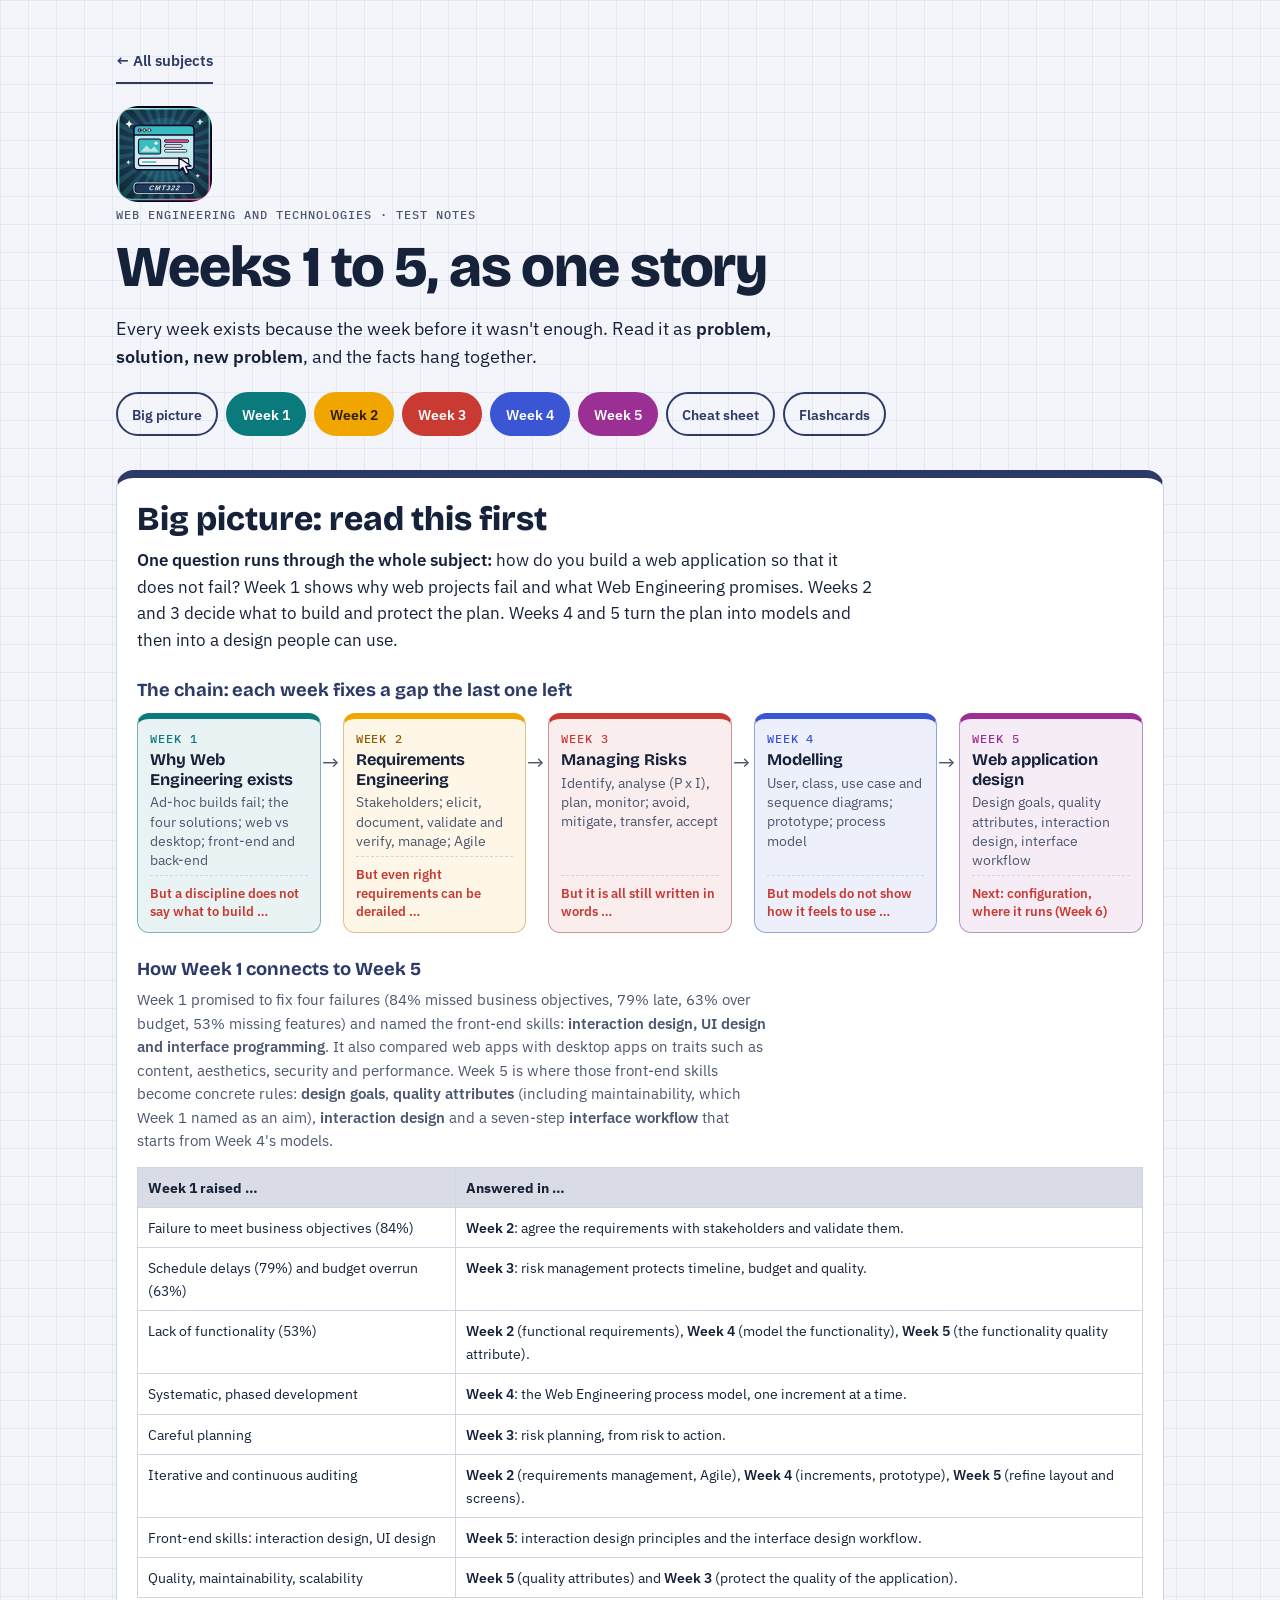
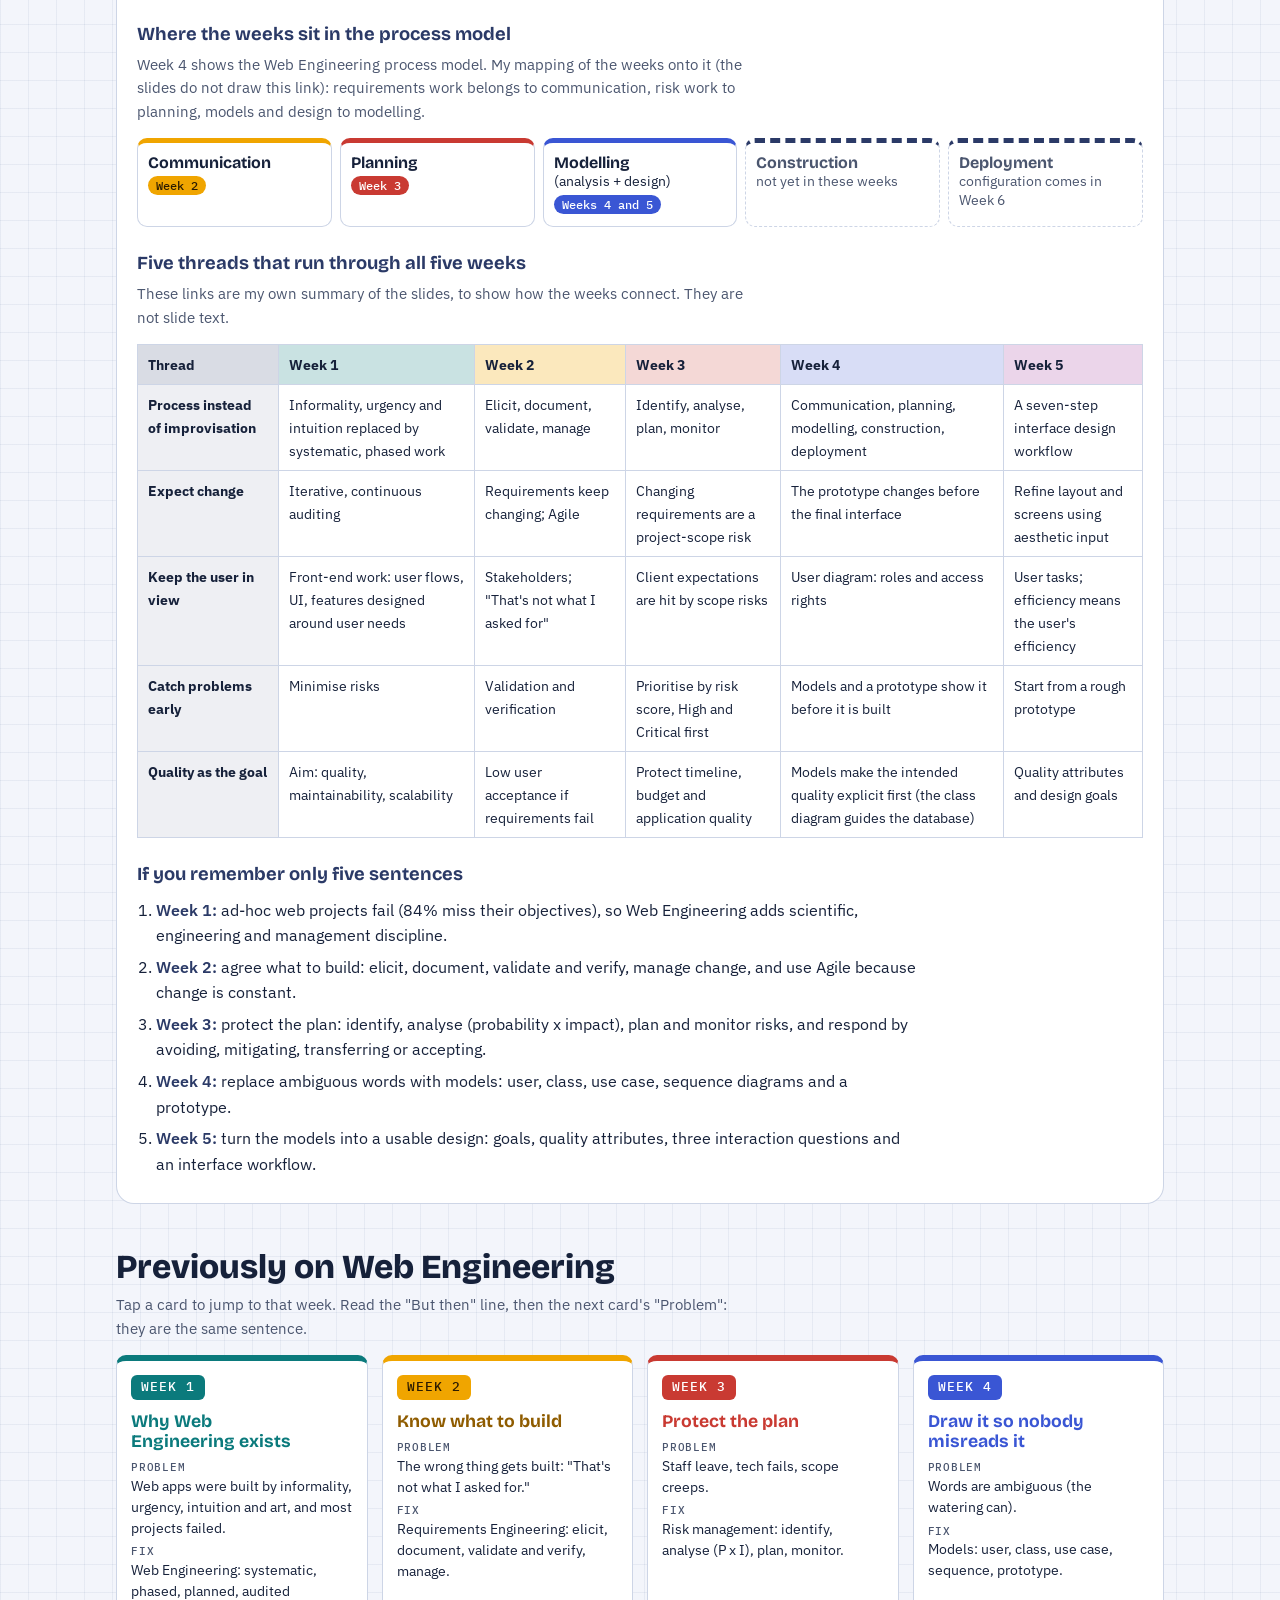
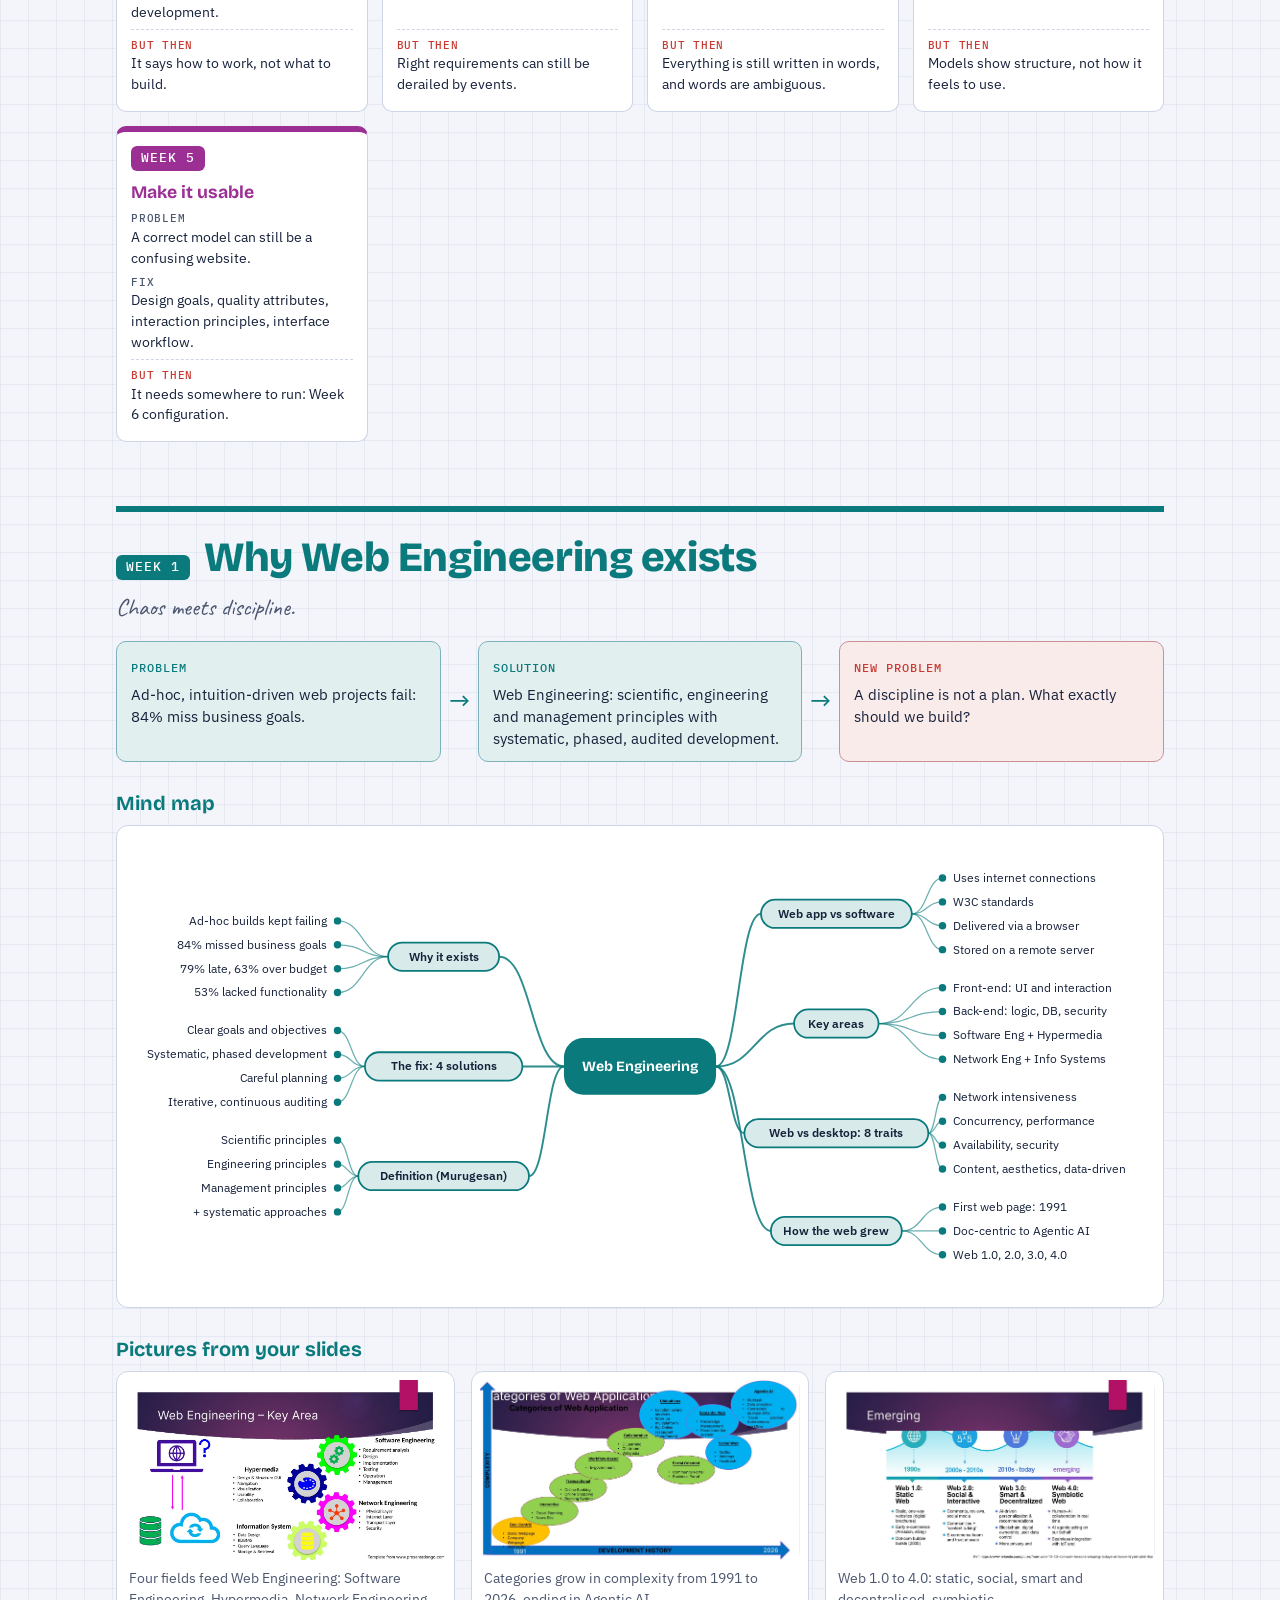
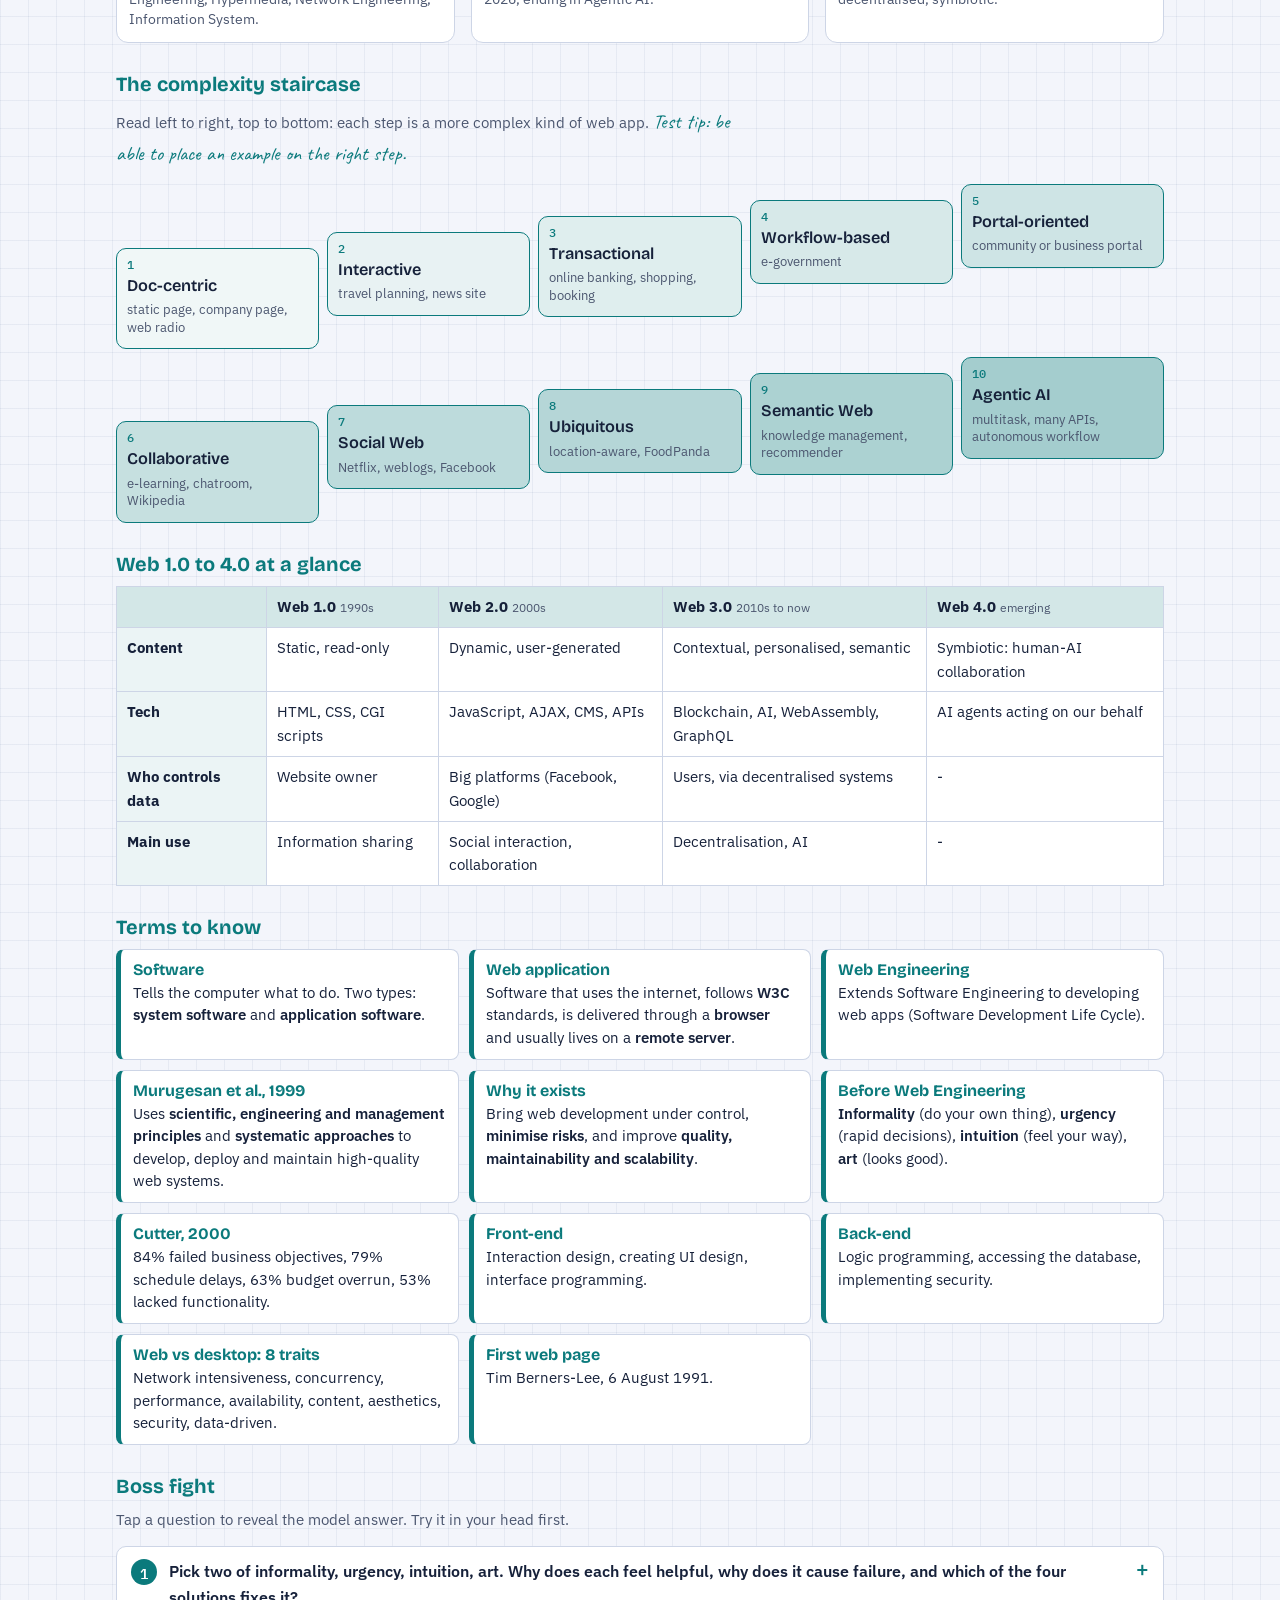
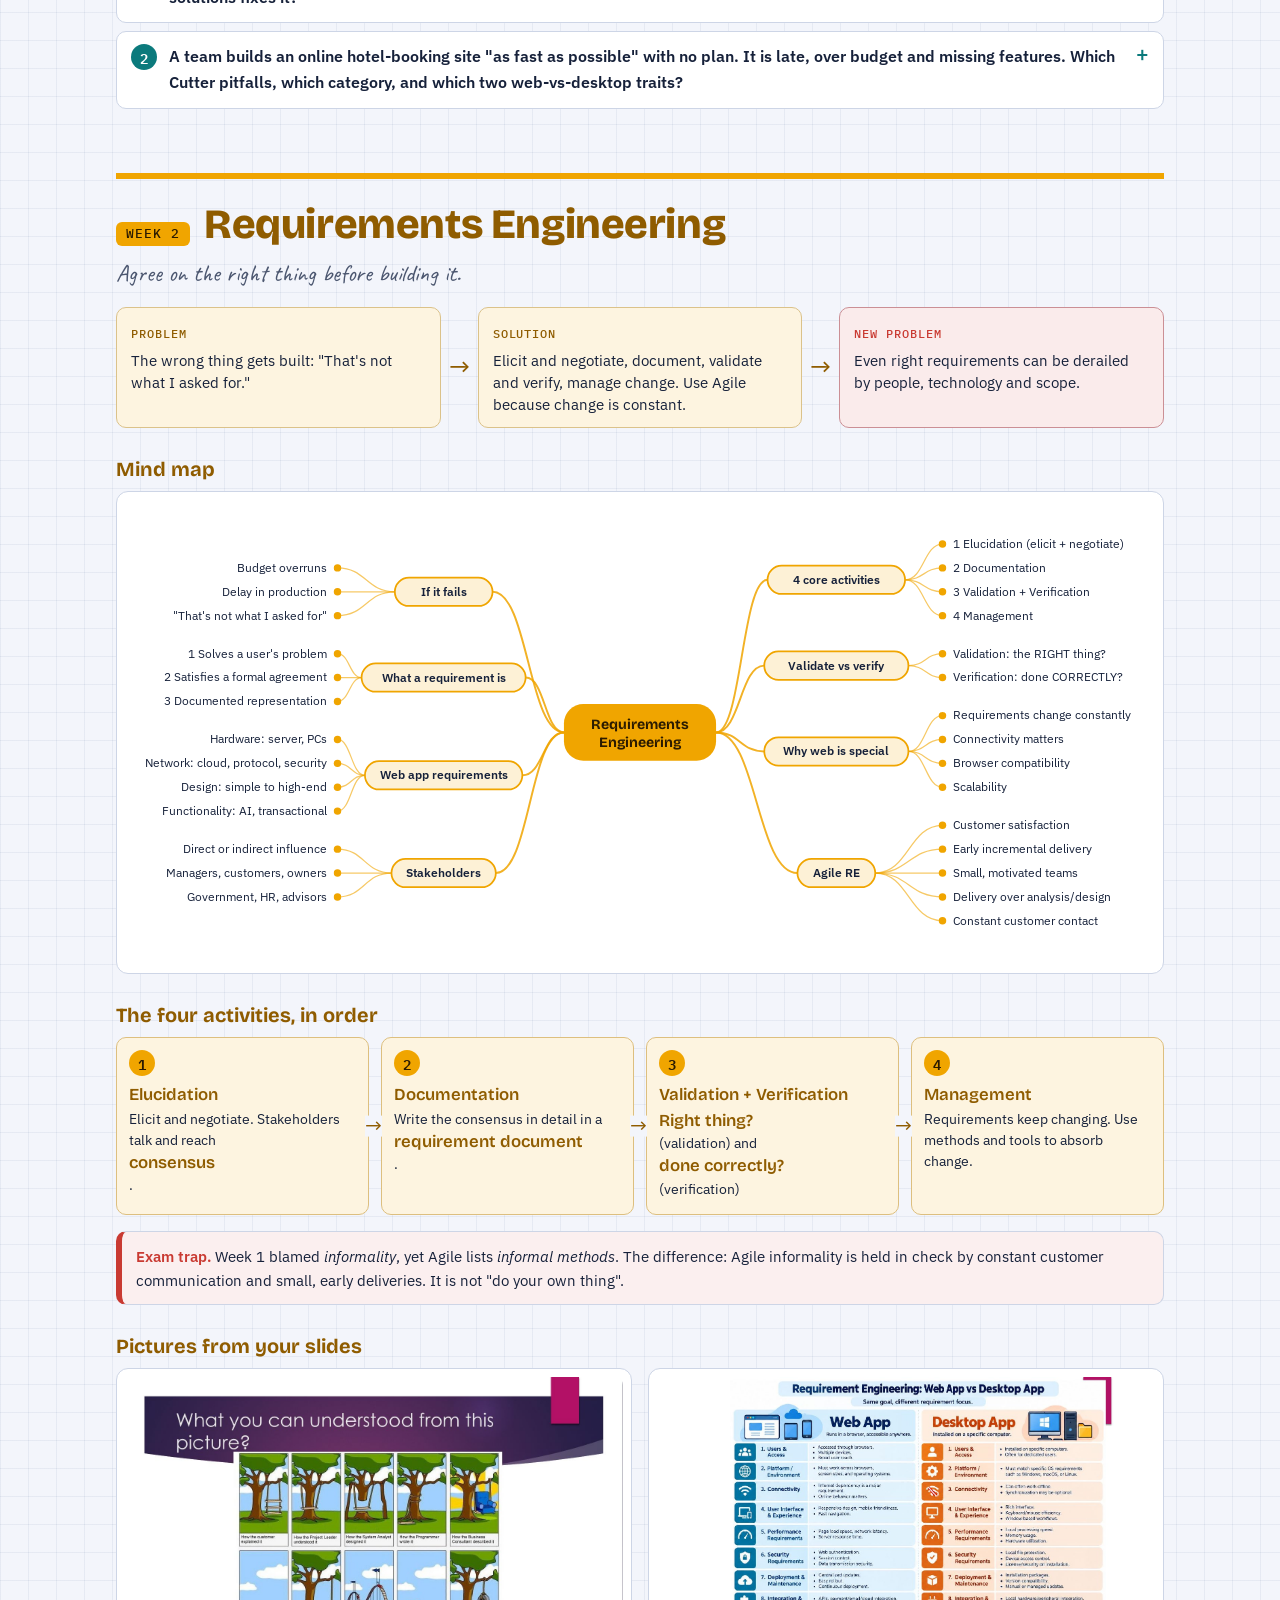
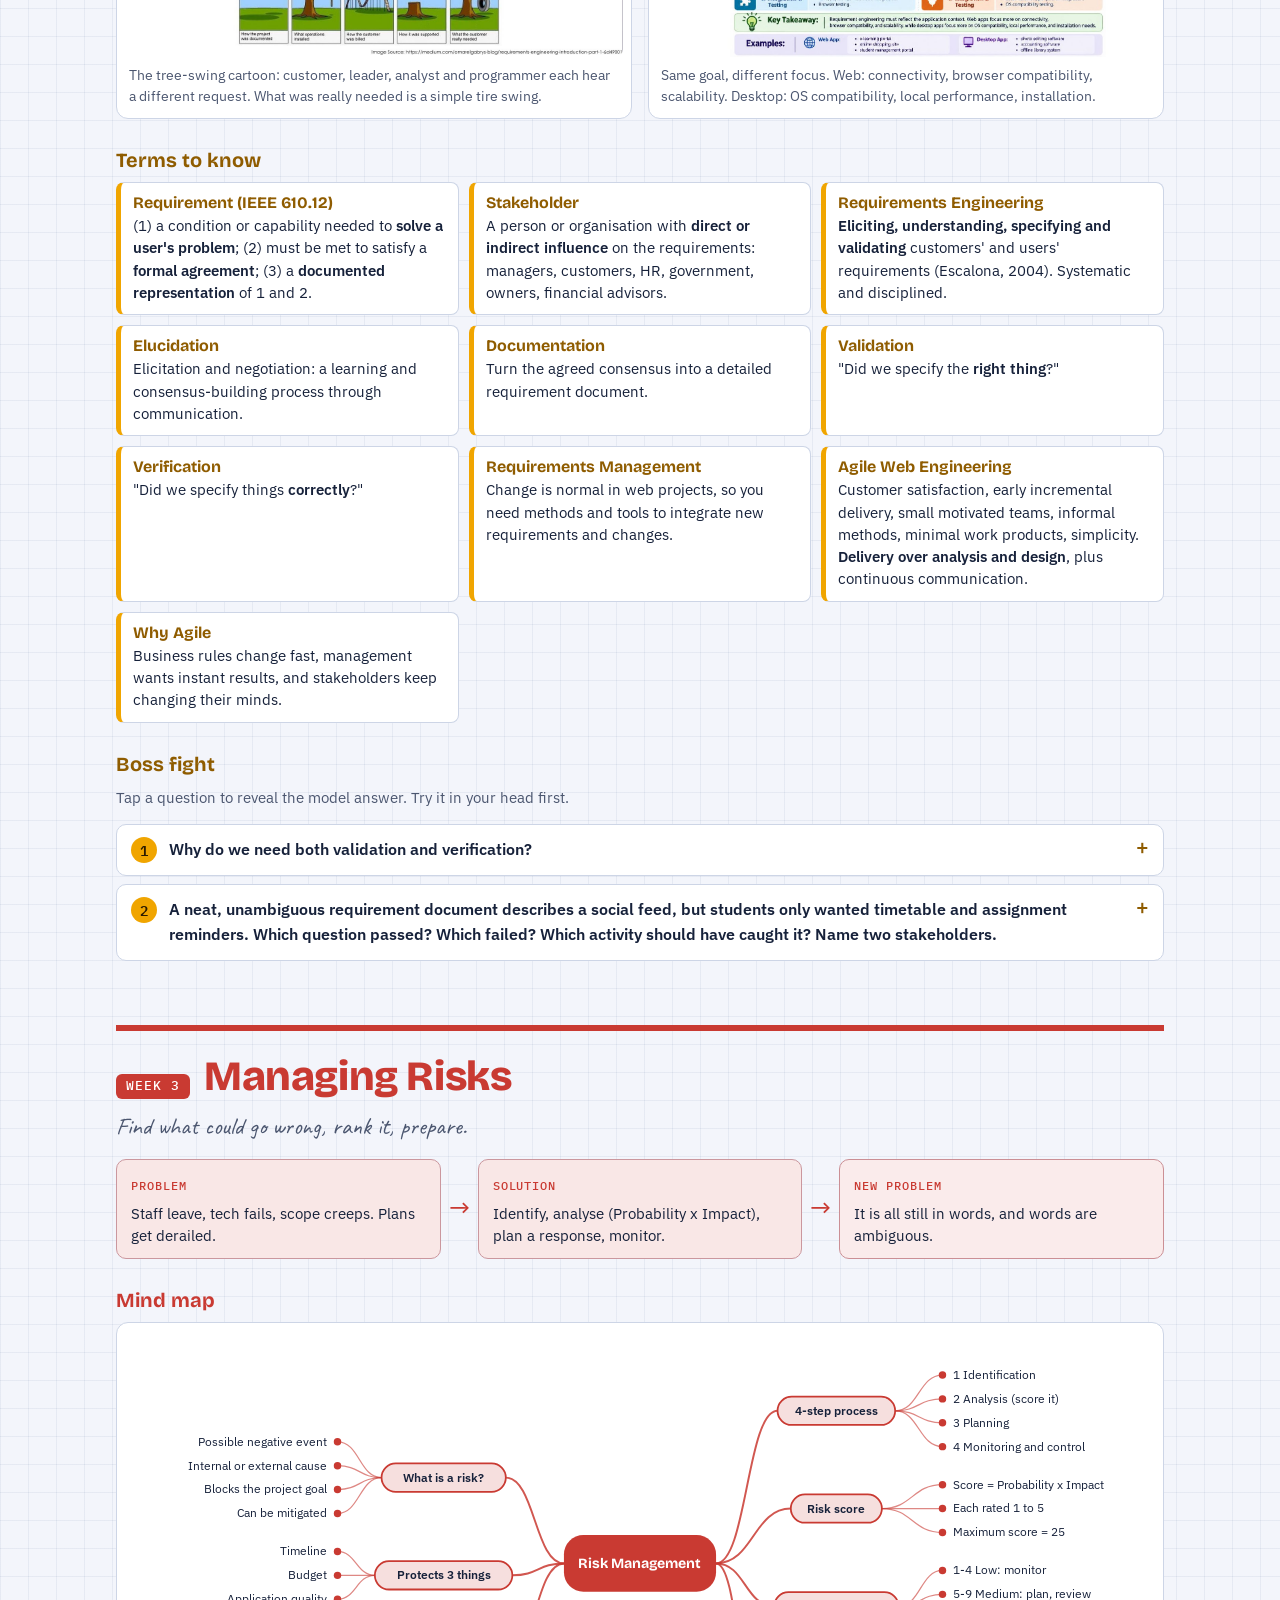
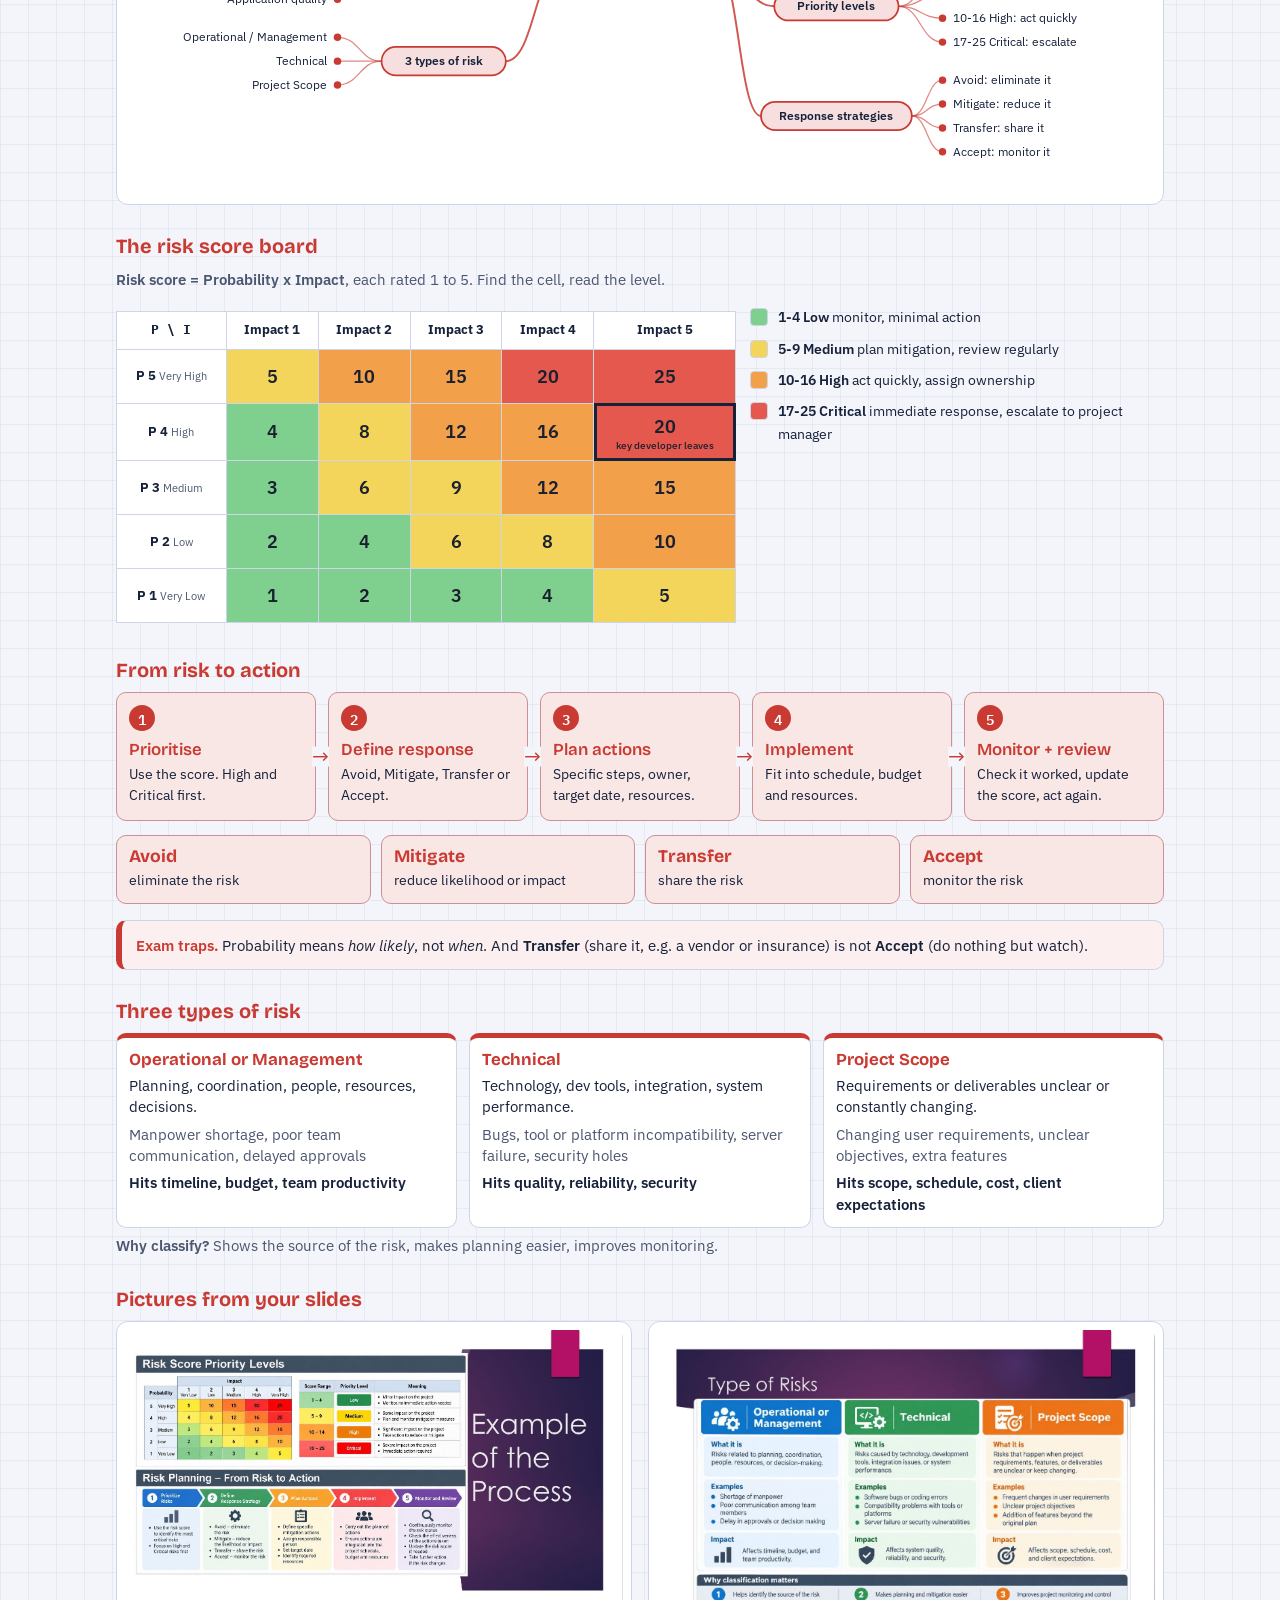
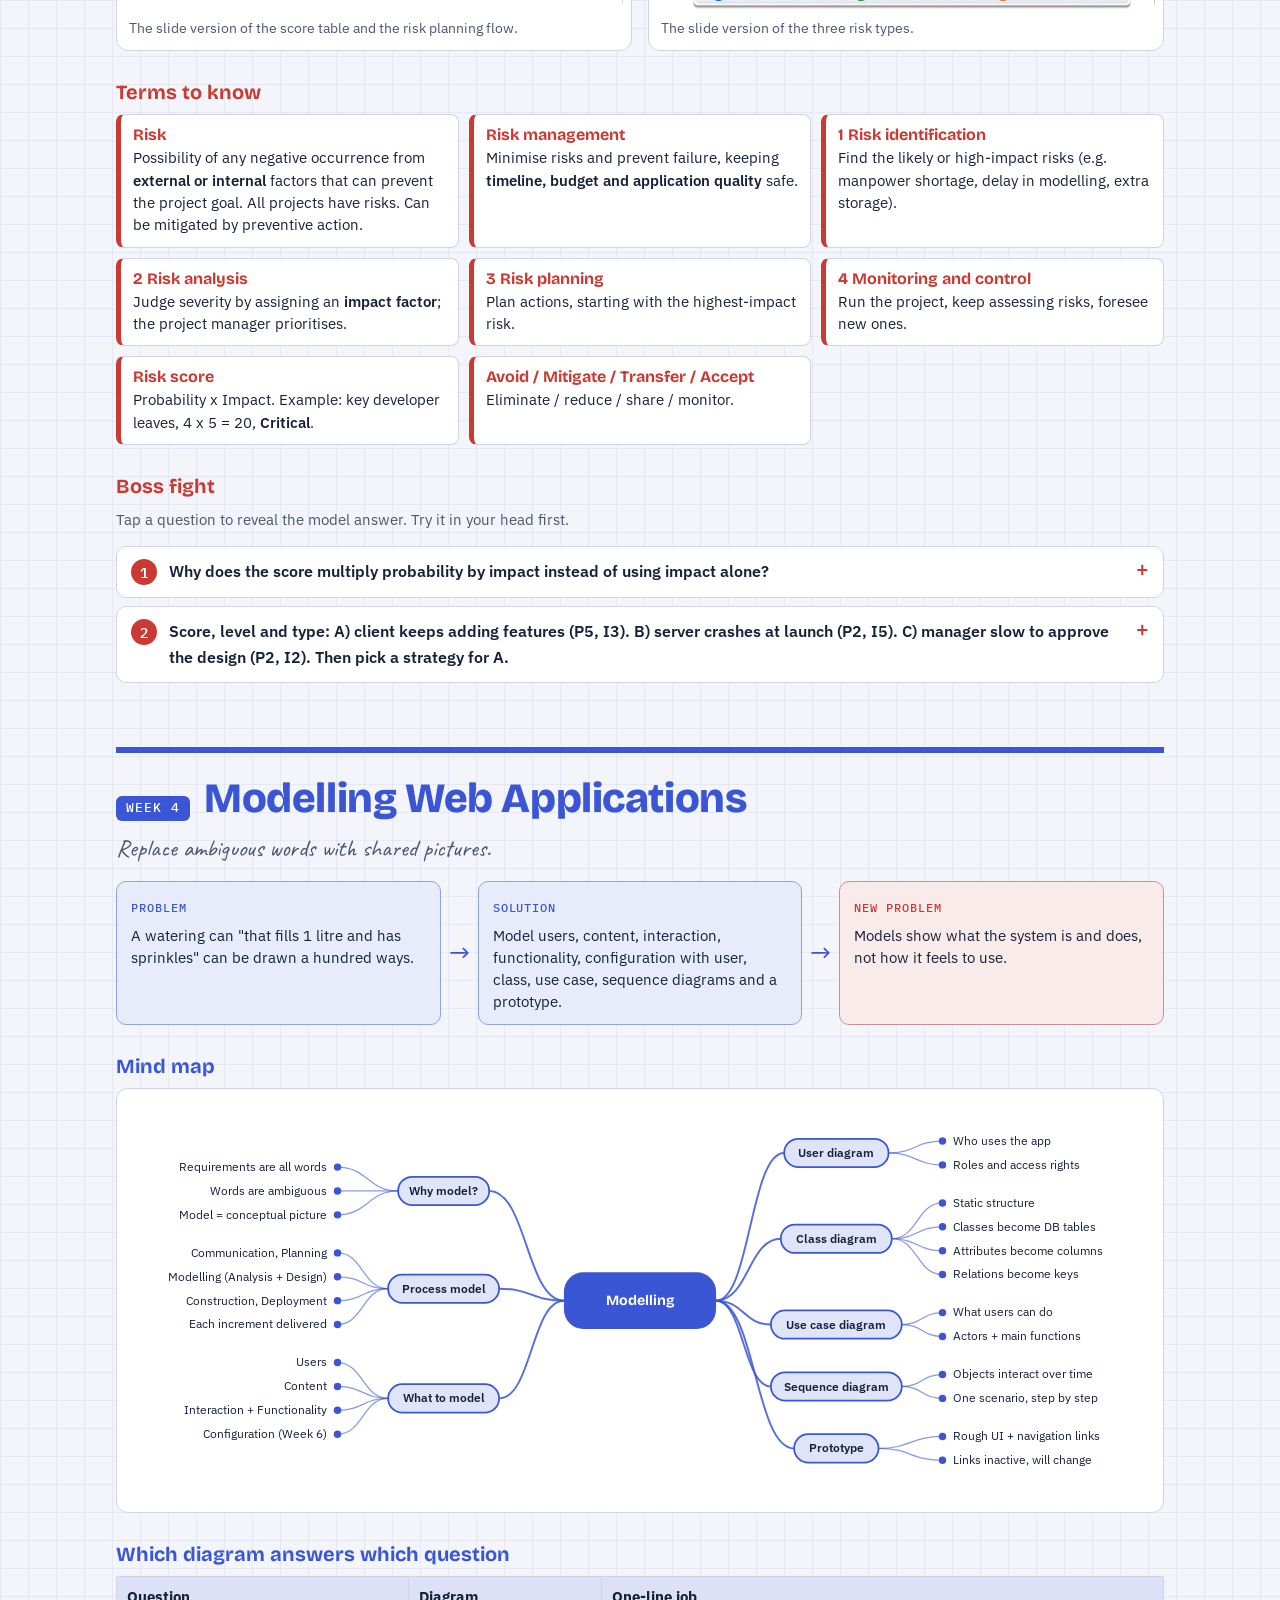
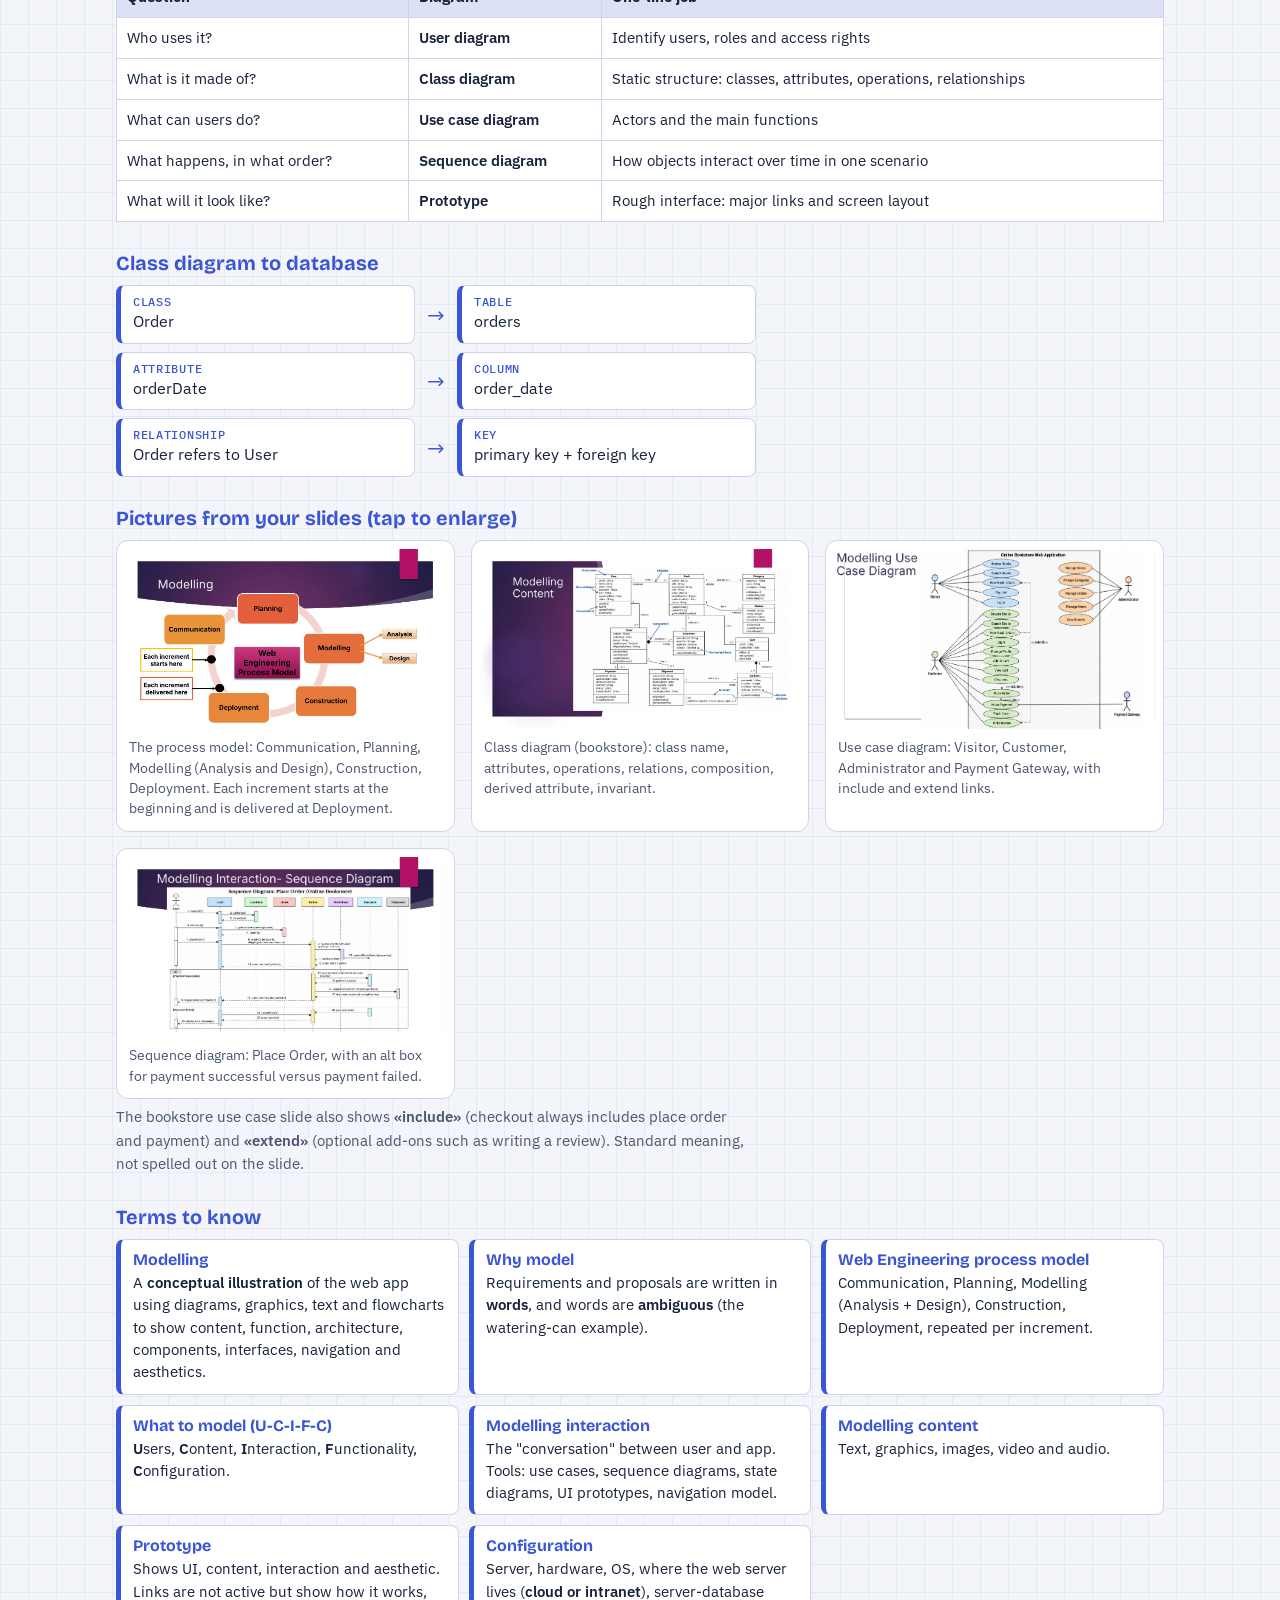
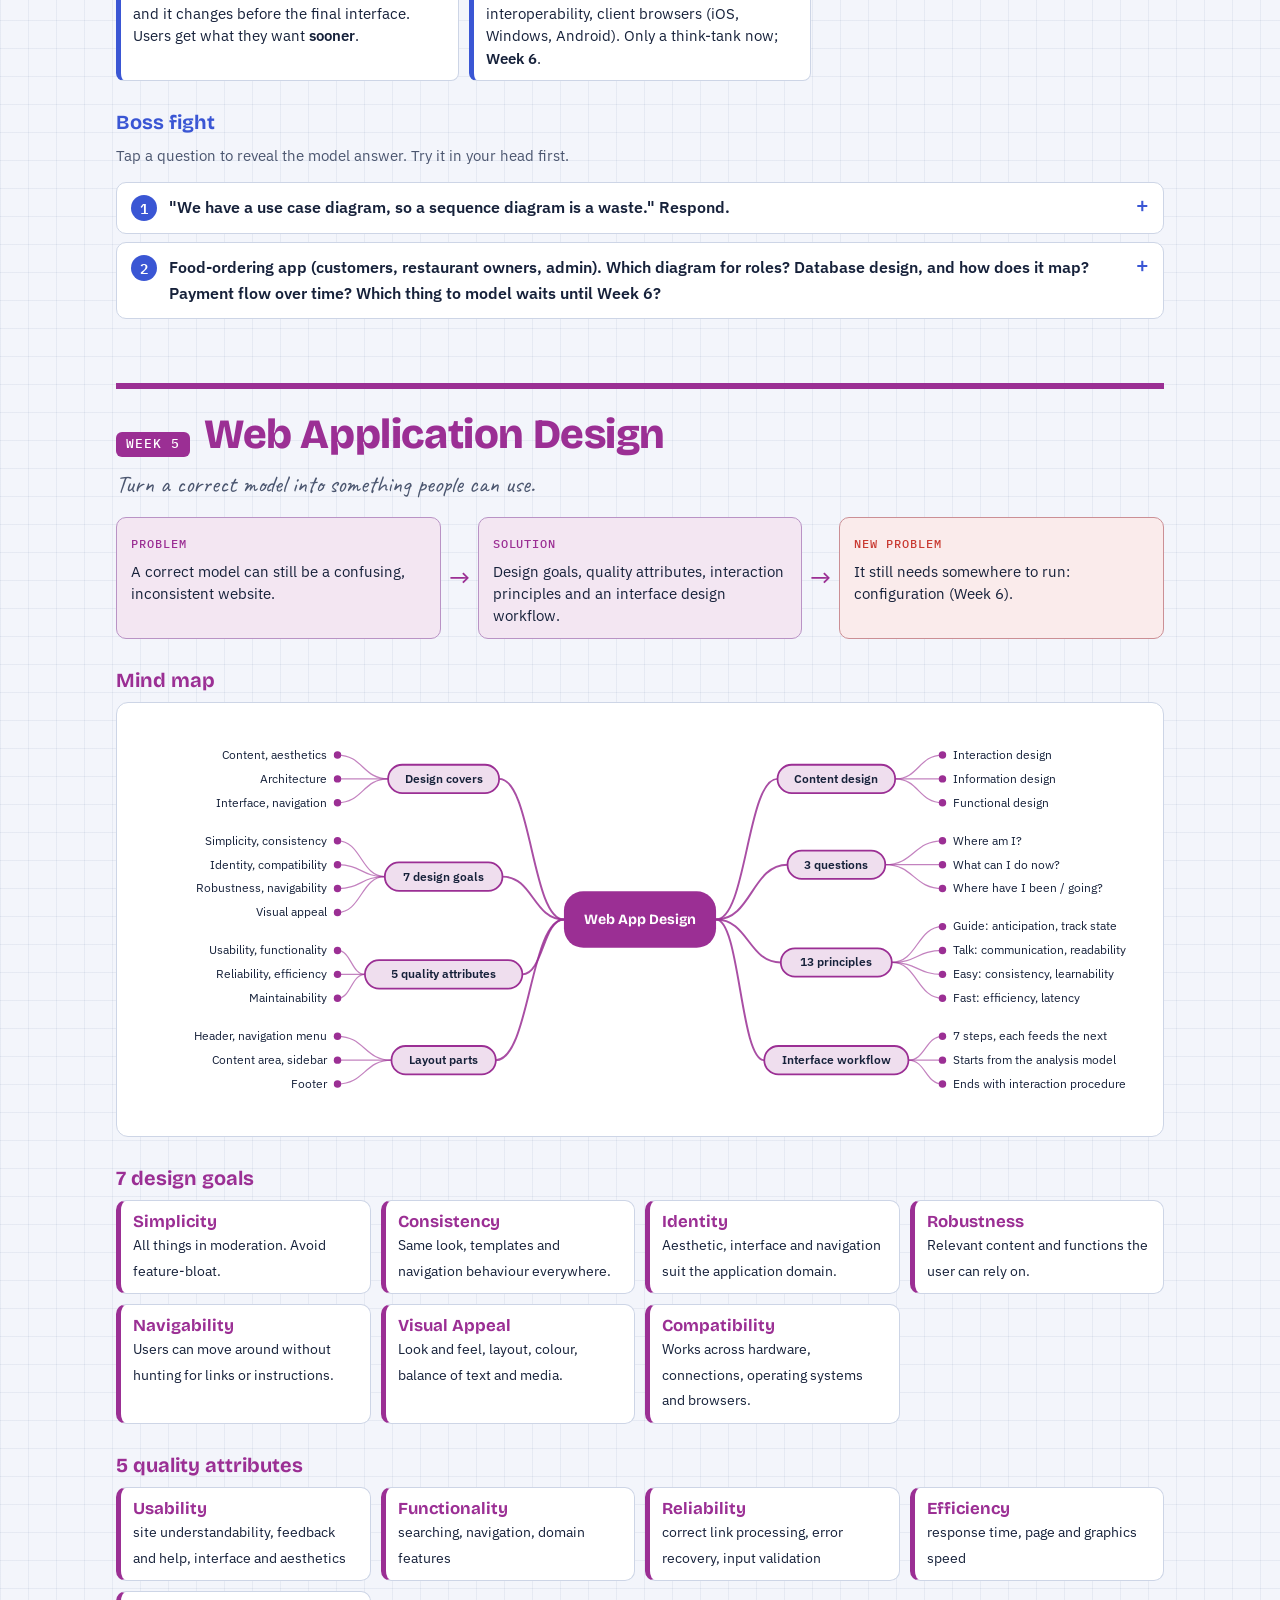
<file: cmt322/index.html>
<!DOCTYPE html>
<html lang="en">
<head>
<meta charset="utf-8">
<meta name="viewport" content="width=device-width, initial-scale=1">
<title>CMT322 Web Engineering Notes</title>
<link rel="icon" href="../favicon.svg" type="image/svg+xml">
<link rel="icon" href="../favicon-32.png" type="image/png" sizes="32x32">
<link rel="apple-touch-icon" href="../apple-touch-icon.png">
<link rel="preconnect" href="https://fonts.googleapis.com">
<link rel="preconnect" href="https://fonts.gstatic.com" crossorigin>
<link href="https://fonts.googleapis.com/css2?family=Bricolage+Grotesque:opsz,wght@12..96,500..800&family=Caveat:wght@600&family=IBM+Plex+Mono:wght@500&family=IBM+Plex+Sans:wght@400;500;600&display=swap" rel="stylesheet">
<style>
/* Design plan: graph-paper study notebook. Cool paper, navy ink, one highlighter colour per week
   (teal, amber, coral, indigo, magenta) so a colour tells you which chapter you are in.
   Layout: single reading column, wide scrollable mind maps, cards for lists. */
:root {
  --paper: #f3f5fb; --card: #ffffff; --ink: #16213a; --muted: #4b566f; --line: #cdd5e6;
  --grid: rgba(54, 78, 140, .07); --brand: #2b3a67; --warn: #c93a32;
  --low: #7fcf8f; --med: #f3d55b; --high: #f2a04a; --crit: #e5584d; --hm-ink: #1b2030;
  --display: "Bricolage Grotesque", "Trebuchet MS", system-ui, sans-serif;
  --body: "IBM Plex Sans", system-ui, -apple-system, "Segoe UI", sans-serif;
  --hand: "Caveat", "Segoe Print", cursive;
  --mono: "IBM Plex Mono", ui-monospace, Menlo, Consolas, monospace;
}
.w1 { --c: #0b7a7c; --on: #ffffff; --ct: #0b7a7c; }
.w2 { --c: #f0a500; --on: #2b1b00; --ct: #8f5c00; }
.w3 { --c: #c93a32; --on: #ffffff; --ct: #c93a32; }
.w4 { --c: #3a56d4; --on: #ffffff; --ct: #3a56d4; }
.w5 { --c: #9b2f94; --on: #ffffff; --ct: #9b2f94; }
.w6 { --c: #1f7a43; --on: #ffffff; --ct: #1f7a43; }
.wx { --c: #2b3a67; --on: #ffffff; --ct: #2b3a67; }

@media (prefers-color-scheme: dark) {
  :root:not([data-theme="light"]) {
    color-scheme: dark;
    --paper: #0f1424; --card: #182036; --ink: #e8ecf8; --muted: #a5afc9; --line: #2c3656;
    --grid: rgba(150, 175, 255, .06); --brand: #aebaf0; --warn: #ff7a6e;
  }
  :root:not([data-theme="light"]) .w1 { --c: #3cc4c6; --on: #0f1424; --ct: #3cc4c6; }
  :root:not([data-theme="light"]) .w2 { --c: #f0b429; --on: #0f1424; --ct: #f0b429; }
  :root:not([data-theme="light"]) .w3 { --c: #ff7a6e; --on: #0f1424; --ct: #ff7a6e; }
  :root:not([data-theme="light"]) .w4 { --c: #8da2ff; --on: #0f1424; --ct: #8da2ff; }
  :root:not([data-theme="light"]) .w5 { --c: #e08ada; --on: #0f1424; --ct: #e08ada; }
  :root:not([data-theme="light"]) .w6 { --c: #6fd68f; --on: #0f1424; --ct: #6fd68f; }
  :root:not([data-theme="light"]) .wx { --c: #aebaf0; --on: #0f1424; --ct: #aebaf0; }
}
:root[data-theme="dark"] {
  color-scheme: dark;
  --paper: #0f1424; --card: #182036; --ink: #e8ecf8; --muted: #a5afc9; --line: #2c3656;
  --grid: rgba(150, 175, 255, .06); --brand: #aebaf0; --warn: #ff7a6e;
}
:root[data-theme="dark"] .w1 { --c: #3cc4c6; --on: #0f1424; --ct: #3cc4c6; }
:root[data-theme="dark"] .w2 { --c: #f0b429; --on: #0f1424; --ct: #f0b429; }
:root[data-theme="dark"] .w3 { --c: #ff7a6e; --on: #0f1424; --ct: #ff7a6e; }
:root[data-theme="dark"] .w4 { --c: #8da2ff; --on: #0f1424; --ct: #8da2ff; }
:root[data-theme="dark"] .w5 { --c: #e08ada; --on: #0f1424; --ct: #e08ada; }
:root[data-theme="dark"] .w6 { --c: #6fd68f; --on: #0f1424; --ct: #6fd68f; }
:root[data-theme="dark"] .wx { --c: #aebaf0; --on: #0f1424; --ct: #aebaf0; }

* { box-sizing: border-box; }
html { scroll-behavior: smooth; -webkit-tap-highlight-color: transparent; }
a, button, summary { touch-action: manipulation; }
body {
  margin: 0; background-color: var(--paper); color: var(--ink);
  background-image: linear-gradient(var(--grid) 1px, transparent 1px), linear-gradient(90deg, var(--grid) 1px, transparent 1px);
  background-size: 28px 28px;
  font: 400 16px/1.6 var(--body);
}
main, .hero, .foot { max-width: 1080px; margin-inline: auto; padding-inline: 16px; }
h1, h2, h3, h4 { font-family: var(--display); text-wrap: balance; line-height: 1.15; margin: 0; }
b { font-weight: 600; }
a { color: inherit; }
:focus-visible { outline: 3px solid var(--brand); outline-offset: 2px; }
.small { color: var(--muted); font-size: .92rem; margin: .4rem 0 .9rem; max-width: 70ch; }
.note { font-family: var(--hand); font-size: 1.25rem; color: var(--ct, var(--brand)); }

/* hero */
.hero { padding-top: 40px; padding-bottom: 8px; }
.hero .subj { display: block; width: 96px; height: 96px; margin: 14px 0 6px; border-radius: 22px; }
.eyebrow { font: 500 .78rem/1 var(--mono); letter-spacing: .08em; text-transform: uppercase; color: var(--muted); margin: 0 0 14px; }
.hero h1 { font-size: clamp(2.1rem, 6vw, 3.6rem); font-weight: 800; letter-spacing: -.02em; }
.lead { max-width: 60ch; font-size: 1.12rem; margin: 14px 0 20px; }
.jump { display: flex; flex-wrap: wrap; gap: 8px; }
.jump a {
  text-decoration: none; font-weight: 600; font-size: .9rem; padding: 7px 14px; min-height: 44px; display: inline-flex; align-items: center; border-radius: 999px;
  background: var(--c); color: var(--on); border: 2px solid var(--c);
}
.jump a.wx { background: transparent; color: var(--ct); border-color: var(--c); }

/* sections */
.band { margin-top: 44px; }
.sec { font-size: clamp(1.5rem, 3.6vw, 2.1rem); font-weight: 800; margin-bottom: 6px; }
.week { margin-top: 64px; padding-top: 22px; border-top: 6px solid var(--c); }
.week h3, .band h3 { font-size: 1.25rem; font-weight: 700; margin: 30px 0 10px; color: var(--ct); }
.week-head { display: flex; flex-wrap: wrap; align-items: baseline; gap: 6px 14px; margin-bottom: 14px; }
.wk { font: 500 .8rem/1 var(--mono); text-transform: uppercase; letter-spacing: .08em; background: var(--c); color: var(--on); padding: 6px 10px; border-radius: 6px; }
.week-head h2 { font-size: clamp(1.7rem, 4.4vw, 2.6rem); font-weight: 800; color: var(--ct); letter-spacing: -.01em; }
.blurb { flex-basis: 100%; margin: 0; font-family: var(--hand); font-size: 1.5rem; color: var(--muted); }

/* previously-on cards */
.story { list-style: none; padding: 0; margin: 14px 0 0; display: grid; grid-template-columns: repeat(auto-fit, minmax(200px, 1fr)); gap: 14px; }
.story a {
  display: flex; flex-direction: column; gap: 6px; height: 100%; text-decoration: none; padding: 14px 14px 16px;
  background: var(--card); border: 1px solid var(--line); border-top: 6px solid var(--c); border-radius: 10px;
}
.story .wk { align-self: flex-start; }
.story h3 { margin: 6px 0 2px; font-size: 1.1rem; color: var(--ct); }
.story p { margin: 0; font-size: .9rem; line-height: 1.45; }
.story p b { display: block; font: 500 .7rem/1.4 var(--mono); text-transform: uppercase; letter-spacing: .07em; color: var(--muted); }
.story .but { margin-top: auto; padding-top: 8px; border-top: 1px dashed var(--line); }
.story .but b { color: var(--warn); }

/* problem, solution, new problem */
.psn { display: flex; flex-wrap: wrap; align-items: stretch; gap: 8px; margin: 8px 0 4px; }
.psn > div { flex: 1 1 230px; padding: 12px 14px; border-radius: 10px; background: color-mix(in srgb, var(--c) 12%, var(--card)); border: 1px solid color-mix(in srgb, var(--c) 40%, var(--line)); }
.psn > .n { background: color-mix(in srgb, var(--warn) 10%, var(--card)); border-color: color-mix(in srgb, var(--warn) 45%, var(--line)); }
.psn b { font: 500 .72rem/1.4 var(--mono); text-transform: uppercase; letter-spacing: .08em; color: var(--ct); }
.psn .n b { color: var(--warn); }
.psn p { margin: 4px 0 0; font-size: .95rem; line-height: 1.45; }
.psn .arr { align-self: center; font-size: 1.6rem; color: var(--ct); }
@media (max-width: 820px) { .psn .arr { flex-basis: 100%; text-align: center; transform: rotate(90deg); height: 24px; line-height: 24px; } }

/* mind map */
.mm-wrap { overflow-x: auto; background: var(--card); border: 1px solid var(--line); border-radius: 12px; padding: 10px; -webkit-overflow-scrolling: touch; }
.mm-wrap .hint { display: none; margin: 0 0 4px; font: 500 .75rem/1 var(--mono); color: var(--muted); }
.mm { display: block; width: 100%; min-width: 940px; height: auto; font-family: var(--body); }
.mm-link { fill: none; stroke: var(--c); stroke-width: 2.2; opacity: .85; }
.mm-link.thin { stroke-width: 1.4; opacity: .6; }
.mm-center { fill: var(--c); }
.mm-ctxt { fill: var(--on); font: 700 16px var(--display); }
.mm-branch { fill: color-mix(in srgb, var(--c) 16%, var(--card)); stroke: var(--c); stroke-width: 2; }
.mm-btxt { fill: var(--ink); font: 600 13.5px var(--body); }
.mm-leaf { fill: var(--ink); font: 400 13.5px var(--body); }
.mm-dot { fill: var(--c); }
@media (max-width: 960px) { .mm-wrap .hint { display: block; } }

/* pictures */
.shots { display: grid; grid-template-columns: repeat(auto-fit, minmax(min(100%, 330px), 1fr)); gap: 16px; }
.shot { margin: 0; background: var(--card); border: 1px solid var(--line); border-radius: 12px; padding: 8px; }
.zoom { display: block; width: 100%; padding: 0; border: 0; background: none; cursor: zoom-in; border-radius: 8px; overflow: hidden; }
.shot img { display: block; width: 100%; height: auto; max-width: 100%; border-radius: 6px; }
.shot figcaption { font-size: .88rem; color: var(--muted); padding: 8px 4px 4px; line-height: 1.45; }
#lightbox { max-width: 96vw; max-height: 94vh; padding: 10px; border: 0; border-radius: 12px; background: var(--card); color: var(--ink); }
#lightbox::backdrop { background: rgba(8, 12, 24, .72); }
#lightbox img { display: block; max-width: 92vw; max-height: 82vh; margin: 8px auto 0; }
#lightbox .close { font: 600 .9rem var(--body); padding: 8px 16px; border-radius: 999px; border: 2px solid var(--brand); background: transparent; color: var(--ink); cursor: pointer; }

/* terms */
.terms { display: grid; grid-template-columns: repeat(auto-fit, minmax(min(100%, 290px), 1fr)); gap: 10px; margin: 0; }
.terms > div { background: var(--card); border: 1px solid var(--line); border-left: 5px solid var(--c); border-radius: 8px; padding: 10px 12px; }
.terms dt { font: 700 1rem var(--display); color: var(--ct); }
.terms dd { margin: 3px 0 0; font-size: .93rem; line-height: 1.5; }

/* tables */
.tbl-wrap { overflow-x: auto; margin: 6px 0; }
table { border-collapse: collapse; width: 100%; background: var(--card); font-size: .93rem; }
th, td { border: 1px solid var(--line); padding: 8px 10px; text-align: left; vertical-align: top; }
thead th { background: color-mix(in srgb, var(--c) 18%, var(--card)); }
tbody th { background: color-mix(in srgb, var(--c) 8%, var(--card)); }
th small { font-weight: 400; color: var(--muted); }
table.gen th, table.gen td { min-width: 140px; }

/* week 1 staircase */
.ladder { list-style: none; margin: 8px 0; padding: 0; display: grid; grid-template-columns: repeat(2, 1fr); gap: 8px; }
.ladder li {
  display: flex; flex-direction: column; gap: 2px; padding: 10px 10px 12px; border-radius: 10px; border: 1px solid var(--c);
  background: color-mix(in srgb, var(--c) calc(6% + var(--i) * 3.5%), var(--card));
}
.ladder .n { font: 500 .75rem/1 var(--mono); color: var(--ct); }
.ladder b { font-family: var(--display); font-size: 1.02rem; }
.ladder small { font-size: .82rem; line-height: 1.35; color: var(--muted); }
@media (min-width: 780px) {
  .ladder { grid-template-columns: repeat(5, 1fr); align-items: start; }
  .ladder li { margin-top: calc((4 - var(--j)) * 16px); }
}

/* week 2 pipeline, week 3 flow */
.pipe, .flow5 { list-style: none; margin: 8px 0 14px; padding: 0; display: flex; flex-wrap: wrap; gap: 12px; counter-reset: s; }
.pipe li, .flow5 li {
  counter-increment: s; position: relative; flex: 1 1 190px; padding: 12px 12px 14px 12px; border-radius: 10px;
  background: color-mix(in srgb, var(--c) 12%, var(--card)); border: 1px solid color-mix(in srgb, var(--c) 45%, var(--line));
}
.pipe li::before, .flow5 li::before { content: counter(s); display: inline-grid; place-items: center; width: 26px; height: 26px; margin-bottom: 6px; border-radius: 50%; background: var(--c); color: var(--on); font: 600 .85rem var(--mono); }
.pipe b, .flow5 b { display: block; font-family: var(--display); font-size: 1.05rem; color: var(--ct); }
.pipe span, .flow5 span { display: block; font-size: .9rem; line-height: 1.45; }
@media (min-width: 900px) { .pipe li:not(:last-child)::after, .flow5 li:not(:last-child)::after { content: "\2192"; position: absolute; right: -14px; top: 50%; transform: translateY(-50%); font-size: 1.3rem; color: var(--ct); background: var(--paper); line-height: 1; z-index: 1; } }

/* callouts and answers */
.callout { margin: 16px 0; padding: 12px 14px; border-radius: 10px; background: var(--card); border: 1px solid var(--line); border-left: 6px solid var(--brand); font-size: .95rem; }
.callout.trap { border-left-color: var(--warn); background: color-mix(in srgb, var(--warn) 8%, var(--card)); }
.callout.trap b:first-child { color: var(--warn); }
.hook { font: 500 .95rem var(--mono); padding: 8px 10px; border-radius: 8px; background: color-mix(in srgb, var(--c) 12%, var(--card)); }
.qa { background: var(--card); border: 1px solid var(--line); border-radius: 10px; margin: 8px 0; }
.qa summary { cursor: pointer; list-style: none; padding: 12px 14px 12px 14px; display: flex; gap: 12px; align-items: flex-start; font-weight: 600; }
.qa summary::-webkit-details-marker { display: none; }
.qa summary::after { content: "+"; margin-left: auto; font: 500 1.3rem/1 var(--mono); color: var(--ct); }
.qa[open] summary::after { content: "\2212"; }
.qn { flex: none; display: grid; place-items: center; width: 26px; height: 26px; border-radius: 50%; background: var(--c); color: var(--on); font: 600 .85rem var(--mono); }
.ans { padding: 0 14px 12px 52px; }
.ans p { margin: 8px 0; } .ans ul { margin: 8px 0; padding-left: 1.1rem; }

/* week 3 */
.heat-wrap { display: grid; gap: 14px; grid-template-columns: minmax(0, 1.5fr) minmax(0, 1fr); align-items: start; }
@media (max-width: 820px) { .heat-wrap { grid-template-columns: 1fr; } }
.heat { background: none; }
.heat th, .heat td { text-align: center; vertical-align: middle; }
.heat thead th, .heat tbody th { font-size: .8rem; background: var(--card); }
.heat .corner { font-family: var(--mono); }
.heat td { color: var(--hm-ink); font-size: 1.15rem; height: 54px; min-width: 62px; }
.heat td small { display: block; font-size: .62rem; line-height: 1.1; font-weight: 500; }
.heat .low, .sw.low { background: var(--low); } .heat .med, .sw.med { background: var(--med); }
.heat .high, .sw.high { background: var(--high); } .heat .crit, .sw.crit { background: var(--crit); }
.heat td.key { outline: 3px solid var(--ink); outline-offset: -3px; }
.legend { list-style: none; margin: 0; padding: 0; display: grid; gap: 8px; font-size: .9rem; }
.legend li { display: flex; gap: 10px; align-items: flex-start; }
.sw { flex: none; width: 18px; height: 18px; border-radius: 4px; margin-top: 3px; border: 1px solid var(--line); }
.strat { display: grid; grid-template-columns: repeat(auto-fit, minmax(150px, 1fr)); gap: 10px; margin: 12px 0; }
.strat div { padding: 10px 12px; border-radius: 10px; background: color-mix(in srgb, var(--c) 12%, var(--card)); border: 1px solid color-mix(in srgb, var(--c) 45%, var(--line)); }
.strat b { display: block; font: 700 1.1rem var(--display); color: var(--ct); }
.strat span { font-size: .88rem; }
.cards3 { display: grid; grid-template-columns: repeat(auto-fit, minmax(230px, 1fr)); gap: 12px; }
.cards3 .c { background: var(--card); border: 1px solid var(--line); border-top: 5px solid var(--c); border-radius: 10px; padding: 12px; }
.cards3 h4 { font-size: 1.05rem; color: var(--ct); }
.cards3 p { margin: 6px 0 0; font-size: .92rem; line-height: 1.45; }
.cards3 .eg { color: var(--muted); } .cards3 .imp { font-weight: 600; }

/* week 4 */
.dbmap { display: grid; grid-template-columns: minmax(0, 1fr) auto minmax(0, 1fr); gap: 8px 12px; align-items: center; max-width: 640px; }
.dbmap div { background: var(--card); border: 1px solid var(--line); border-left: 5px solid var(--c); border-radius: 8px; padding: 8px 12px; }
.dbmap b { display: block; font: 500 .72rem var(--mono); text-transform: uppercase; letter-spacing: .06em; color: var(--ct); }
.dbmap i { font-style: normal; font-size: 1.4rem; color: var(--ct); }

/* week 5 */
.goals, .quality { list-style: none; margin: 0; padding: 0; display: grid; grid-template-columns: repeat(auto-fit, minmax(min(100%, 230px), 1fr)); gap: 10px; }
.goals li, .quality li { background: var(--card); border: 1px solid var(--line); border-radius: 10px; padding: 10px 12px; border-left: 5px solid var(--c); }
.goals b, .quality b { display: block; font: 700 1.05rem var(--display); color: var(--ct); }
.goals span, .quality span { font-size: .9rem; line-height: 1.45; }
.three { list-style: none; counter-reset: q; margin: 8px 0; padding: 0; display: grid; grid-template-columns: repeat(auto-fit, minmax(230px, 1fr)); gap: 12px; }
.three li { counter-increment: q; background: var(--card); border: 1px solid var(--line); border-radius: 10px; padding: 12px 14px; }
.three li::before { content: counter(q); display: block; font: 800 2.4rem/1 var(--display); color: var(--ct); }
.three b { font: 700 1.1rem var(--display); display: block; margin-top: 2px; }
.three span { font-size: .9rem; }
.groups { display: grid; grid-template-columns: repeat(auto-fit, minmax(min(100%, 250px), 1fr)); gap: 12px; }
.groups .g { background: var(--card); border: 1px solid var(--line); border-top: 5px solid var(--c); border-radius: 10px; padding: 12px; }
.groups h4 { font-size: 1.02rem; color: var(--ct); margin-bottom: 6px; }
.groups ul { list-style: none; margin: 0; padding: 0; display: grid; gap: 6px; }
.groups li b { display: block; font-size: .95rem; }
.groups li span { font-size: .86rem; color: var(--muted); line-height: 1.35; }
.steps7 { list-style: none; counter-reset: st; margin: 8px 0; padding: 0 0 0 4px; max-width: 760px; }
.steps7 li { counter-increment: st; position: relative; padding: 4px 0 18px 46px; }
.steps7 li::before { content: counter(st); position: absolute; left: 0; top: 0; width: 32px; height: 32px; display: grid; place-items: center; border-radius: 50%; background: var(--c); color: var(--on); font: 600 .95rem var(--mono); }
.steps7 li:not(:last-child)::after { content: ""; position: absolute; left: 15px; top: 34px; bottom: 2px; width: 2px; background: color-mix(in srgb, var(--c) 50%, var(--line)); }

/* cheat sheet and flashcards */
.nums { list-style: none; margin: 0; padding: 0; display: grid; grid-template-columns: repeat(auto-fit, minmax(min(100%, 220px), 1fr)); gap: 10px; }
.nums li { background: var(--card); border: 1px solid var(--line); border-radius: 10px; padding: 12px; }
.nums b { display: block; font: 500 1.35rem/1.2 var(--mono); color: var(--ct); overflow-wrap: anywhere; }
.nums span { font-size: .88rem; color: var(--muted); }
.traps { margin: 0; padding-left: 1.2rem; display: grid; gap: 8px; max-width: 78ch; }
.traps li::marker { color: var(--warn); }
.cards { display: grid; grid-template-columns: repeat(auto-fill, minmax(min(100%, 250px), 1fr)); gap: 12px; }
.card { text-align: left; min-height: 130px; padding: 14px; border-radius: 12px; border: 1px solid var(--line); border-top: 5px solid var(--c); background: var(--card); color: var(--ink); font: inherit; cursor: pointer; }
.card .front { font: 700 1.05rem/1.25 var(--display); }
.card .back { display: none; font-size: .93rem; line-height: 1.5; }
.card[aria-pressed="true"] { background: color-mix(in srgb, var(--c) 14%, var(--card)); }
.card[aria-pressed="true"] .front { display: none; }
.card[aria-pressed="true"] .back { display: block; }
.foot { padding-top: 40px; padding-bottom: 48px; color: var(--muted); font-size: .88rem; }

@media (prefers-reduced-motion: reduce) { html { scroll-behavior: auto; } }
@media print { .jump, .hint { display: none; } body { background-image: none; } .mm-wrap { overflow: visible; } }

.back { display: inline-flex; align-items: center; min-height: 44px; margin-bottom: 8px; font-weight: 600; font-size: .92rem; text-decoration: none; color: var(--brand); border-bottom: 2px solid var(--brand); }

/* hover motion only where a real pointer can hover (touch fires sticky hovers) */
@media (hover: hover) and (pointer: fine) {
  .jump a:hover { filter: brightness(1.08); }
  .story a:hover { border-color: var(--c); }
  .back:hover { filter: brightness(1.15); }
}
/* ---- big picture ---- */
.bigp { margin-top: 26px; padding: 22px 20px 26px; border-radius: 18px; background: var(--card); border: 1px solid var(--line); border-top: 8px solid var(--brand); }
.bigp h2.sec { margin-bottom: 4px; }
.bigp h3 { font-size: 1.15rem; margin: 26px 0 8px; color: var(--ct); }
.bigp .headsup { max-width: 74ch; font-size: 1.05rem; margin: 8px 0 14px; }
.chain { list-style: none; margin: 12px 0 6px; padding: 0; display: grid; grid-template-columns: repeat(5, minmax(0, 1fr)); gap: 22px; }
.chain li { position: relative; padding: 12px 12px 12px; border-radius: 12px; background: color-mix(in srgb, var(--c) 9%, var(--card)); border: 1px solid color-mix(in srgb, var(--c) 40%, var(--line)); border-top: 6px solid var(--c); display: flex; flex-direction: column; gap: 4px; }
.chain .tn { font: 500 .72rem var(--mono); letter-spacing: .08em; text-transform: uppercase; color: var(--ct); }
.chain b { font: 700 1.02rem/1.2 var(--display); }
.chain .kw { font-size: .86rem; color: var(--muted); line-height: 1.4; }
.chain .bridge { margin-top: auto; padding-top: 8px; border-top: 1px dashed var(--line); font-size: .84rem; line-height: 1.35; color: var(--warn); font-weight: 600; }
.chain li:not(:last-child)::after { content: "\2192"; position: absolute; right: -19px; top: 34px; font-size: 1.3rem; line-height: 1; color: var(--muted); }
@media (max-width: 1000px) { .chain { grid-template-columns: repeat(2, minmax(0, 1fr)); } .chain li:not(:last-child)::after { content: none; } }
@media (max-width: 560px) { .chain { grid-template-columns: 1fr; gap: 26px; } .chain li:not(:last-child)::after { content: "\2193"; right: auto; left: 50%; top: auto; bottom: -26px; transform: translateX(-50%); } }
.bigp table { min-width: 760px; }
.bigp .promise table { min-width: 0; }
.bigp td, .bigp th { font-size: .9rem; }
.bigp thead th.t1 { background: color-mix(in srgb, #0b7a7c 22%, var(--card)); } .bigp thead th.t2 { background: color-mix(in srgb, #f0a500 26%, var(--card)); }
.bigp thead th.t3 { background: color-mix(in srgb, #c93a32 20%, var(--card)); } .bigp thead th.t4 { background: color-mix(in srgb, #3a56d4 20%, var(--card)); }
.bigp thead th.t5 { background: color-mix(in srgb, #9b2f94 20%, var(--card)); } .bigp thead th.t6 { background: color-mix(in srgb, #1f7a43 20%, var(--card)); }
.bigp .five { margin: 12px 0 0; padding-left: 1.2rem; display: grid; gap: 6px; max-width: 78ch; }
.bigp .five b { color: var(--ct); }
.bigp .hpc { display: grid; grid-template-columns: repeat(auto-fit, minmax(220px, 1fr)); gap: 10px; }
.bigp .hpc div { padding: 10px 12px; border-radius: 10px; background: var(--card); border: 1px solid var(--line); border-left: 5px solid var(--brand); font-size: .92rem; }
.bigp .hpc b { display: block; font: 700 1rem var(--display); }

.pm { list-style: none; margin: 10px 0 4px; padding: 0; display: grid; grid-template-columns: repeat(5, minmax(0, 1fr)); gap: 8px; }
.pm li { padding: 10px 10px 12px; border-radius: 10px; background: var(--card); border: 1px solid var(--line); border-top: 5px solid var(--c, var(--brand)); font-size: .88rem; line-height: 1.35; }
.pm b { display: block; font: 700 1rem var(--display); }
.pm .wk2 { display: inline-block; margin-top: 4px; padding: 2px 8px; border-radius: 999px; background: var(--c, var(--brand)); color: var(--on, #fff); font: 500 .72rem var(--mono); }
.pm li.later { border-style: dashed; color: var(--muted); }
@media (max-width: 760px) { .pm { grid-template-columns: repeat(2, minmax(0, 1fr)); } }

/* six-step chain: three per row on wide screens, arrow dropped at the row end */
@media (min-width: 1001px) { .chain.c6 { grid-template-columns: repeat(3, minmax(0, 1fr)); row-gap: 26px; } .chain.c6 li:nth-child(3)::after { content: none; } }

</style>
</head>
<body>
<header class="hero">
  <a class="back" href="../">&larr; All subjects</a>
  <img class="subj" src="../assets/subjects/cmt322.svg" width="96" height="96" alt="">
  <p class="eyebrow">Web Engineering and Technologies · Test notes</p>
  <h1>Weeks 1 to 5, as one story</h1>
  <p class="lead">Every week exists because the week before it wasn't enough. Read it as <b>problem, solution, new problem</b>, and the facts hang together.</p>
  <nav class="jump" aria-label="Jump to a section"><a class="wx" href="#big-picture">Big picture</a><a class="w1" href="#week-1">Week 1</a><a class="w2" href="#week-2">Week 2</a><a class="w3" href="#week-3">Week 3</a><a class="w4" href="#week-4">Week 4</a><a class="w5" href="#week-5">Week 5</a><a class="wx" href="#cheat-sheet">Cheat sheet</a><a class="wx" href="#drill">Flashcards</a></nav>
</header>
<main>

<section id="big-picture" class="bigp wx">
  <h2 class="sec">Big picture: read this first</h2>
  <p class="headsup"><b>One question runs through the whole subject:</b> how do you build a web application so that it does not fail? Week 1 shows why web projects fail and what Web Engineering promises. Weeks 2 and 3 decide what to build and protect the plan. Weeks 4 and 5 turn the plan into models and then into a design people can use.</p>
  <h3>The chain: each week fixes a gap the last one left</h3>
  <ol class="chain">
    <li class="w1"><span class="tn">Week 1</span><b>Why Web Engineering exists</b><span class="kw">Ad-hoc builds fail; the four solutions; web vs desktop; front-end and back-end</span><span class="bridge">But a discipline does not say what to build &hellip;</span></li>
    <li class="w2"><span class="tn">Week 2</span><b>Requirements Engineering</b><span class="kw">Stakeholders; elicit, document, validate and verify, manage; Agile</span><span class="bridge">But even right requirements can be derailed &hellip;</span></li>
    <li class="w3"><span class="tn">Week 3</span><b>Managing Risks</b><span class="kw">Identify, analyse (P x I), plan, monitor; avoid, mitigate, transfer, accept</span><span class="bridge">But it is all still written in words &hellip;</span></li>
    <li class="w4"><span class="tn">Week 4</span><b>Modelling</b><span class="kw">User, class, use case and sequence diagrams; prototype; process model</span><span class="bridge">But models do not show how it feels to use &hellip;</span></li>
    <li class="w5"><span class="tn">Week 5</span><b>Web application design</b><span class="kw">Design goals, quality attributes, interaction design, interface workflow</span><span class="bridge">Next: configuration, where it runs (Week 6)</span></li>
  </ol>

  <h3>How Week 1 connects to Week 5</h3>
  <p class="small">Week 1 promised to fix four failures (84% missed business objectives, 79% late, 63% over budget, 53% missing features) and named the front-end skills: <b>interaction design, UI design and interface programming</b>. It also compared web apps with desktop apps on traits such as content, aesthetics, security and performance. Week 5 is where those front-end skills become concrete rules: <b>design goals</b>, <b>quality attributes</b> (including maintainability, which Week 1 named as an aim), <b>interaction design</b> and a seven-step <b>interface workflow</b> that starts from Week 4's models.</p>
  <div class="promise tbl-wrap"><table><thead><tr><th>Week 1 raised &hellip;</th><th>Answered in &hellip;</th></tr></thead><tbody>
    <tr><td>Failure to meet business objectives (84%)</td><td><b>Week 2</b>: agree the requirements with stakeholders and validate them.</td></tr>
    <tr><td>Schedule delays (79%) and budget overrun (63%)</td><td><b>Week 3</b>: risk management protects timeline, budget and quality.</td></tr>
    <tr><td>Lack of functionality (53%)</td><td><b>Week 2</b> (functional requirements), <b>Week 4</b> (model the functionality), <b>Week 5</b> (the functionality quality attribute).</td></tr>
    <tr><td>Systematic, phased development</td><td><b>Week 4</b>: the Web Engineering process model, one increment at a time.</td></tr>
    <tr><td>Careful planning</td><td><b>Week 3</b>: risk planning, from risk to action.</td></tr>
    <tr><td>Iterative and continuous auditing</td><td><b>Week 2</b> (requirements management, Agile), <b>Week 4</b> (increments, prototype), <b>Week 5</b> (refine layout and screens).</td></tr>
    <tr><td>Front-end skills: interaction design, UI design</td><td><b>Week 5</b>: interaction design principles and the interface design workflow.</td></tr>
    <tr><td>Quality, maintainability, scalability</td><td><b>Week 5</b> (quality attributes) and <b>Week 3</b> (protect the quality of the application).</td></tr></tbody></table></div>

  <h3>Where the weeks sit in the process model</h3>
  <p class="small">Week 4 shows the Web Engineering process model. My mapping of the weeks onto it (the slides do not draw this link): requirements work belongs to communication, risk work to planning, models and design to modelling.</p>
  <ol class="pm">
    <li class="w2"><b>Communication</b><span class="wk2">Week 2</span></li>
    <li class="w3"><b>Planning</b><span class="wk2">Week 3</span></li>
    <li class="w4"><b>Modelling</b> (analysis + design)<br><span class="wk2">Weeks 4 and 5</span></li>
    <li class="later"><b>Construction</b>not yet in these weeks</li>
    <li class="later"><b>Deployment</b>configuration comes in Week 6</li>
  </ol>

  <h3>Five threads that run through all five weeks</h3>
  <p class="small">These links are my own summary of the slides, to show how the weeks connect. They are not slide text.</p>
  <div class="tbl-wrap"><table><thead><tr><th>Thread</th><th class="t1">Week 1</th><th class="t2">Week 2</th><th class="t3">Week 3</th><th class="t4">Week 4</th><th class="t5">Week 5</th></tr></thead><tbody>
    <tr><th>Process instead of improvisation</th><td>Informality, urgency and intuition replaced by systematic, phased work</td><td>Elicit, document, validate, manage</td><td>Identify, analyse, plan, monitor</td><td>Communication, planning, modelling, construction, deployment</td><td>A seven-step interface design workflow</td></tr>
    <tr><th>Expect change</th><td>Iterative, continuous auditing</td><td>Requirements keep changing; Agile</td><td>Changing requirements are a project-scope risk</td><td>The prototype changes before the final interface</td><td>Refine layout and screens using aesthetic input</td></tr>
    <tr><th>Keep the user in view</th><td>Front-end work: user flows, UI, features designed around user needs</td><td>Stakeholders; "That's not what I asked for"</td><td>Client expectations are hit by scope risks</td><td>User diagram: roles and access rights</td><td>User tasks; efficiency means the user's efficiency</td></tr>
    <tr><th>Catch problems early</th><td>Minimise risks</td><td>Validation and verification</td><td>Prioritise by risk score, High and Critical first</td><td>Models and a prototype show it before it is built</td><td>Start from a rough prototype</td></tr>
    <tr><th>Quality as the goal</th><td>Aim: quality, maintainability, scalability</td><td>Low user acceptance if requirements fail</td><td>Protect timeline, budget and application quality</td><td>Models make the intended quality explicit first (the class diagram guides the database)</td><td>Quality attributes and design goals</td></tr></tbody></table></div>

  <h3>If you remember only five sentences</h3>
  <ol class="five">
    <li><b>Week 1:</b> ad-hoc web projects fail (84% miss their objectives), so Web Engineering adds scientific, engineering and management discipline.</li>
    <li><b>Week 2:</b> agree what to build: elicit, document, validate and verify, manage change, and use Agile because change is constant.</li>
    <li><b>Week 3:</b> protect the plan: identify, analyse (probability x impact), plan and monitor risks, and respond by avoiding, mitigating, transferring or accepting.</li>
    <li><b>Week 4:</b> replace ambiguous words with models: user, class, use case, sequence diagrams and a prototype.</li>
    <li><b>Week 5:</b> turn the models into a usable design: goals, quality attributes, three interaction questions and an interface workflow.</li>
  </ol>
</section>

<section id="story" class="band">
  <h2 class="sec">Previously on Web Engineering</h2>
  <p class="small">Tap a card to jump to that week. Read the "But then" line, then the next card's "Problem": they are the same sentence.</p>
  <ol class="story"><li class="w1"><a href="#week-1"><span class="wk">Week 1</span><h3>Why Web Engineering exists</h3><p><b>Problem</b>Web apps were built by informality, urgency, intuition and art, and most projects failed.</p><p><b>Fix</b>Web Engineering: systematic, phased, planned, audited development.</p><p class="but"><b>But then</b>It says how to work, not what to build.</p></a></li><li class="w2"><a href="#week-2"><span class="wk">Week 2</span><h3>Know what to build</h3><p><b>Problem</b>The wrong thing gets built: "That's not what I asked for."</p><p><b>Fix</b>Requirements Engineering: elicit, document, validate and verify, manage.</p><p class="but"><b>But then</b>Right requirements can still be derailed by events.</p></a></li><li class="w3"><a href="#week-3"><span class="wk">Week 3</span><h3>Protect the plan</h3><p><b>Problem</b>Staff leave, tech fails, scope creeps.</p><p><b>Fix</b>Risk management: identify, analyse (P x I), plan, monitor.</p><p class="but"><b>But then</b>Everything is still written in words, and words are ambiguous.</p></a></li><li class="w4"><a href="#week-4"><span class="wk">Week 4</span><h3>Draw it so nobody misreads it</h3><p><b>Problem</b>Words are ambiguous (the watering can).</p><p><b>Fix</b>Models: user, class, use case, sequence, prototype.</p><p class="but"><b>But then</b>Models show structure, not how it feels to use.</p></a></li><li class="w5"><a href="#week-5"><span class="wk">Week 5</span><h3>Make it usable</h3><p><b>Problem</b>A correct model can still be a confusing website.</p><p><b>Fix</b>Design goals, quality attributes, interaction principles, interface workflow.</p><p class="but"><b>But then</b>It needs somewhere to run: Week 6 configuration.</p></a></li></ol>
</section>

<section id="week-1" class="week w1">
  <div class="week-head"><span class="wk">Week 1</span><h2>Why Web Engineering exists</h2><p class="blurb">Chaos meets discipline.</p></div>
  <div class="psn"><div class="p"><b>Problem</b><p>Ad-hoc, intuition-driven web projects fail: 84% miss business goals.</p></div><span class="arr" aria-hidden="true">&rarr;</span><div class="s"><b>Solution</b><p>Web Engineering: scientific, engineering and management principles with systematic, phased, audited development.</p></div><span class="arr" aria-hidden="true">&rarr;</span><div class="n"><b>New problem</b><p>A discipline is not a plan. What exactly should we build?</p></div></div>
  <h3>Mind map</h3>
  <div class="mm-wrap" tabindex="0" role="group" aria-label="Scrollable mind map"><p class="hint">Swipe sideways to see the whole map</p><svg class="mm" viewBox="0 0 1160 521" role="img" aria-label="Mind map of Week 1: why Web Engineering exists, its fix, its definition and what web apps are" xmlns="http://www.w3.org/2000/svg"><path class="mm-link" d="M494.0 260.5 C457.4 260.5 457.4 136.5 420.8 136.5"/><rect class="mm-branch" x="295.2" y="120.5" width="125.5" height="32" rx="16"/><text class="mm-btxt" x="358.0" y="141.1" text-anchor="middle">Why it exists</text><path class="mm-link thin" d="M295.2 136.5 C266.6 136.5 266.6 96.0 238.0 96.0"/><circle class="mm-dot" cx="238.0" cy="96.0" r="4.2"/><text class="mm-leaf" x="226.0" y="100.4" text-anchor="end">Ad-hoc builds kept failing</text><path class="mm-link thin" d="M295.2 136.5 C266.6 136.5 266.6 123.0 238.0 123.0"/><circle class="mm-dot" cx="238.0" cy="123.0" r="4.2"/><text class="mm-leaf" x="226.0" y="127.4" text-anchor="end">84% missed business goals</text><path class="mm-link thin" d="M295.2 136.5 C266.6 136.5 266.6 150.0 238.0 150.0"/><circle class="mm-dot" cx="238.0" cy="150.0" r="4.2"/><text class="mm-leaf" x="226.0" y="154.4" text-anchor="end">79% late, 63% over budget</text><path class="mm-link thin" d="M295.2 136.5 C266.6 136.5 266.6 177.0 238.0 177.0"/><circle class="mm-dot" cx="238.0" cy="177.0" r="4.2"/><text class="mm-leaf" x="226.0" y="181.4" text-anchor="end">53% lacked functionality</text><path class="mm-link" d="M494.0 260.5 C470.5 260.5 470.5 260.5 447.0 260.5"/><rect class="mm-branch" x="269.0" y="244.5" width="178.0" height="32" rx="16"/><text class="mm-btxt" x="358.0" y="265.1" text-anchor="middle">The fix: 4 solutions</text><path class="mm-link thin" d="M269.0 260.5 C253.5 260.5 253.5 220.0 238.0 220.0"/><circle class="mm-dot" cx="238.0" cy="220.0" r="4.2"/><text class="mm-leaf" x="226.0" y="224.4" text-anchor="end">Clear goals and objectives</text><path class="mm-link thin" d="M269.0 260.5 C253.5 260.5 253.5 247.0 238.0 247.0"/><circle class="mm-dot" cx="238.0" cy="247.0" r="4.2"/><text class="mm-leaf" x="226.0" y="251.4" text-anchor="end">Systematic, phased development</text><path class="mm-link thin" d="M269.0 260.5 C253.5 260.5 253.5 274.0 238.0 274.0"/><circle class="mm-dot" cx="238.0" cy="274.0" r="4.2"/><text class="mm-leaf" x="226.0" y="278.4" text-anchor="end">Careful planning</text><path class="mm-link thin" d="M269.0 260.5 C253.5 260.5 253.5 301.0 238.0 301.0"/><circle class="mm-dot" cx="238.0" cy="301.0" r="4.2"/><text class="mm-leaf" x="226.0" y="305.4" text-anchor="end">Iterative, continuous auditing</text><path class="mm-link" d="M494.0 260.5 C474.2 260.5 474.2 384.5 454.5 384.5"/><rect class="mm-branch" x="261.5" y="368.5" width="193.0" height="32" rx="16"/><text class="mm-btxt" x="358.0" y="389.1" text-anchor="middle">Definition (Murugesan)</text><path class="mm-link thin" d="M261.5 384.5 C249.8 384.5 249.8 344.0 238.0 344.0"/><circle class="mm-dot" cx="238.0" cy="344.0" r="4.2"/><text class="mm-leaf" x="226.0" y="348.4" text-anchor="end">Scientific principles</text><path class="mm-link thin" d="M261.5 384.5 C249.8 384.5 249.8 371.0 238.0 371.0"/><circle class="mm-dot" cx="238.0" cy="371.0" r="4.2"/><text class="mm-leaf" x="226.0" y="375.4" text-anchor="end">Engineering principles</text><path class="mm-link thin" d="M261.5 384.5 C249.8 384.5 249.8 398.0 238.0 398.0"/><circle class="mm-dot" cx="238.0" cy="398.0" r="4.2"/><text class="mm-leaf" x="226.0" y="402.4" text-anchor="end">Management principles</text><path class="mm-link thin" d="M261.5 384.5 C249.8 384.5 249.8 425.0 238.0 425.0"/><circle class="mm-dot" cx="238.0" cy="425.0" r="4.2"/><text class="mm-leaf" x="226.0" y="429.4" text-anchor="end">+ systematic approaches</text><path class="mm-link" d="M666.0 260.5 C691.4 260.5 691.4 88.0 716.8 88.0"/><rect class="mm-branch" x="716.8" y="72.0" width="170.5" height="32" rx="16"/><text class="mm-btxt" x="802.0" y="92.6" text-anchor="middle">Web app vs software</text><path class="mm-link thin" d="M887.2 88.0 C904.6 88.0 904.6 47.5 922.0 47.5"/><circle class="mm-dot" cx="922.0" cy="47.5" r="4.2"/><text class="mm-leaf" x="934.0" y="51.9" text-anchor="start">Uses internet connections</text><path class="mm-link thin" d="M887.2 88.0 C904.6 88.0 904.6 74.5 922.0 74.5"/><circle class="mm-dot" cx="922.0" cy="74.5" r="4.2"/><text class="mm-leaf" x="934.0" y="78.9" text-anchor="start">W3C standards</text><path class="mm-link thin" d="M887.2 88.0 C904.6 88.0 904.6 101.5 922.0 101.5"/><circle class="mm-dot" cx="922.0" cy="101.5" r="4.2"/><text class="mm-leaf" x="934.0" y="105.9" text-anchor="start">Delivered via a browser</text><path class="mm-link thin" d="M887.2 88.0 C904.6 88.0 904.6 128.5 922.0 128.5"/><circle class="mm-dot" cx="922.0" cy="128.5" r="4.2"/><text class="mm-leaf" x="934.0" y="132.9" text-anchor="start">Stored on a remote server</text><path class="mm-link" d="M666.0 260.5 C710.1 260.5 710.1 212.0 754.2 212.0"/><rect class="mm-branch" x="754.2" y="196.0" width="95.5" height="32" rx="16"/><text class="mm-btxt" x="802.0" y="216.6" text-anchor="middle">Key areas</text><path class="mm-link thin" d="M849.8 212.0 C885.9 212.0 885.9 171.5 922.0 171.5"/><circle class="mm-dot" cx="922.0" cy="171.5" r="4.2"/><text class="mm-leaf" x="934.0" y="175.9" text-anchor="start">Front-end: UI and interaction</text><path class="mm-link thin" d="M849.8 212.0 C885.9 212.0 885.9 198.5 922.0 198.5"/><circle class="mm-dot" cx="922.0" cy="198.5" r="4.2"/><text class="mm-leaf" x="934.0" y="202.9" text-anchor="start">Back-end: logic, DB, security</text><path class="mm-link thin" d="M849.8 212.0 C885.9 212.0 885.9 225.5 922.0 225.5"/><circle class="mm-dot" cx="922.0" cy="225.5" r="4.2"/><text class="mm-leaf" x="934.0" y="229.9" text-anchor="start">Software Eng + Hypermedia</text><path class="mm-link thin" d="M849.8 212.0 C885.9 212.0 885.9 252.5 922.0 252.5"/><circle class="mm-dot" cx="922.0" cy="252.5" r="4.2"/><text class="mm-leaf" x="934.0" y="256.9" text-anchor="start">Network Eng + Info Systems</text><path class="mm-link" d="M666.0 260.5 C682.0 260.5 682.0 336.0 698.0 336.0"/><rect class="mm-branch" x="698.0" y="320.0" width="208.0" height="32" rx="16"/><text class="mm-btxt" x="802.0" y="340.6" text-anchor="middle">Web vs desktop: 8 traits</text><path class="mm-link thin" d="M906.0 336.0 C914.0 336.0 914.0 295.5 922.0 295.5"/><circle class="mm-dot" cx="922.0" cy="295.5" r="4.2"/><text class="mm-leaf" x="934.0" y="299.9" text-anchor="start">Network intensiveness</text><path class="mm-link thin" d="M906.0 336.0 C914.0 336.0 914.0 322.5 922.0 322.5"/><circle class="mm-dot" cx="922.0" cy="322.5" r="4.2"/><text class="mm-leaf" x="934.0" y="326.9" text-anchor="start">Concurrency, performance</text><path class="mm-link thin" d="M906.0 336.0 C914.0 336.0 914.0 349.5 922.0 349.5"/><circle class="mm-dot" cx="922.0" cy="349.5" r="4.2"/><text class="mm-leaf" x="934.0" y="353.9" text-anchor="start">Availability, security</text><path class="mm-link thin" d="M906.0 336.0 C914.0 336.0 914.0 376.5 922.0 376.5"/><circle class="mm-dot" cx="922.0" cy="376.5" r="4.2"/><text class="mm-leaf" x="934.0" y="380.9" text-anchor="start">Content, aesthetics, data-driven</text><path class="mm-link" d="M666.0 260.5 C697.0 260.5 697.0 446.5 728.0 446.5"/><rect class="mm-branch" x="728.0" y="430.5" width="148.0" height="32" rx="16"/><text class="mm-btxt" x="802.0" y="451.1" text-anchor="middle">How the web grew</text><path class="mm-link thin" d="M876.0 446.5 C899.0 446.5 899.0 419.5 922.0 419.5"/><circle class="mm-dot" cx="922.0" cy="419.5" r="4.2"/><text class="mm-leaf" x="934.0" y="423.9" text-anchor="start">First web page: 1991</text><path class="mm-link thin" d="M876.0 446.5 C899.0 446.5 899.0 446.5 922.0 446.5"/><circle class="mm-dot" cx="922.0" cy="446.5" r="4.2"/><text class="mm-leaf" x="934.0" y="450.9" text-anchor="start">Doc-centric to Agentic AI</text><path class="mm-link thin" d="M876.0 446.5 C899.0 446.5 899.0 473.5 922.0 473.5"/><circle class="mm-dot" cx="922.0" cy="473.5" r="4.2"/><text class="mm-leaf" x="934.0" y="477.9" text-anchor="start">Web 1.0, 2.0, 3.0, 4.0</text><rect class="mm-center" x="494.0" y="228.5" width="172" height="64" rx="22"/><text class="mm-ctxt" x="580.0" y="265.5" text-anchor="middle">Web Engineering</text></svg></div>
  
  <h3>Pictures from your slides</h3>
  <div class="shots">
    <figure class="shot"><button class="zoom" type="button" aria-label="Enlarge: Four fields feeding Web Engineering"><img src="img/w1-key-areas.jpg" alt="Four fields feeding Web Engineering" loading="lazy"></button><figcaption>Four fields feed Web Engineering: Software Engineering, Hypermedia, Network Engineering, Information System.</figcaption></figure>
    <figure class="shot"><button class="zoom" type="button" aria-label="Enlarge: Categories of web applications by complexity and year"><img src="img/w1-categories.jpg" alt="Categories of web applications by complexity and year" loading="lazy"></button><figcaption>Categories grow in complexity from 1991 to 2026, ending in Agentic AI.</figcaption></figure>
    <figure class="shot"><button class="zoom" type="button" aria-label="Enlarge: Web 1.0 to Web 4.0"><img src="img/w1-generations.jpg" alt="Web 1.0 to Web 4.0" loading="lazy"></button><figcaption>Web 1.0 to 4.0: static, social, smart and decentralised, symbiotic.</figcaption></figure>
  </div>
  <h3>The complexity staircase</h3>
  <p class="small">Read left to right, top to bottom: each step is a more complex kind of web app. <span class="note">Test tip: be able to place an example on the right step.</span></p>
  <ol class="ladder" aria-label="Categories of web applications from simplest to most complex"><li style="--i:0;--j:0"><span class="n">1</span><b>Doc-centric</b><small>static page, company page, web radio</small></li><li style="--i:1;--j:1"><span class="n">2</span><b>Interactive</b><small>travel planning, news site</small></li><li style="--i:2;--j:2"><span class="n">3</span><b>Transactional</b><small>online banking, shopping, booking</small></li><li style="--i:3;--j:3"><span class="n">4</span><b>Workflow-based</b><small>e-government</small></li><li style="--i:4;--j:4"><span class="n">5</span><b>Portal-oriented</b><small>community or business portal</small></li><li style="--i:5;--j:0"><span class="n">6</span><b>Collaborative</b><small>e-learning, chatroom, Wikipedia</small></li><li style="--i:6;--j:1"><span class="n">7</span><b>Social Web</b><small>Netflix, weblogs, Facebook</small></li><li style="--i:7;--j:2"><span class="n">8</span><b>Ubiquitous</b><small>location-aware, FoodPanda</small></li><li style="--i:8;--j:3"><span class="n">9</span><b>Semantic Web</b><small>knowledge management, recommender</small></li><li style="--i:9;--j:4"><span class="n">10</span><b>Agentic AI</b><small>multitask, many APIs, autonomous workflow</small></li></ol>
  <h3>Web 1.0 to 4.0 at a glance</h3>
  <div class="tbl-wrap"><table class="gen"><thead><tr><th></th><th>Web 1.0 <small>1990s</small></th><th>Web 2.0 <small>2000s</small></th><th>Web 3.0 <small>2010s to now</small></th><th>Web 4.0 <small>emerging</small></th></tr></thead><tbody>
<tr><th>Content</th><td>Static, read-only</td><td>Dynamic, user-generated</td><td>Contextual, personalised, semantic</td><td>Symbiotic: human-AI collaboration</td></tr>
<tr><th>Tech</th><td>HTML, CSS, CGI scripts</td><td>JavaScript, AJAX, CMS, APIs</td><td>Blockchain, AI, WebAssembly, GraphQL</td><td>AI agents acting on our behalf</td></tr>
<tr><th>Who controls data</th><td>Website owner</td><td>Big platforms (Facebook, Google)</td><td>Users, via decentralised systems</td><td>-</td></tr>
<tr><th>Main use</th><td>Information sharing</td><td>Social interaction, collaboration</td><td>Decentralisation, AI</td><td>-</td></tr></tbody></table></div>
  <h3>Terms to know</h3>
  <dl class="terms"><div><dt>Software</dt><dd>Tells the computer what to do. Two types: <b>system software</b> and <b>application software</b>.</dd></div><div><dt>Web application</dt><dd>Software that uses the internet, follows <b>W3C</b> standards, is delivered through a <b>browser</b> and usually lives on a <b>remote server</b>.</dd></div><div><dt>Web Engineering</dt><dd>Extends Software Engineering to developing web apps (Software Development Life Cycle).</dd></div><div><dt>Murugesan et al., 1999</dt><dd>Uses <b>scientific, engineering and management principles</b> and <b>systematic approaches</b> to develop, deploy and maintain high-quality web systems.</dd></div><div><dt>Why it exists</dt><dd>Bring web development under control, <b>minimise risks</b>, and improve <b>quality, maintainability and scalability</b>.</dd></div><div><dt>Before Web Engineering</dt><dd><b>Informality</b> (do your own thing), <b>urgency</b> (rapid decisions), <b>intuition</b> (feel your way), <b>art</b> (looks good).</dd></div><div><dt>Cutter, 2000</dt><dd>84% failed business objectives, 79% schedule delays, 63% budget overrun, 53% lacked functionality.</dd></div><div><dt>Front-end</dt><dd>Interaction design, creating UI design, interface programming.</dd></div><div><dt>Back-end</dt><dd>Logic programming, accessing the database, implementing security.</dd></div><div><dt>Web vs desktop: 8 traits</dt><dd>Network intensiveness, concurrency, performance, availability, content, aesthetics, security, data-driven.</dd></div><div><dt>First web page</dt><dd>Tim Berners-Lee, 6 August 1991.</dd></div></dl>
  <h3>Boss fight</h3>
  <p class="small">Tap a question to reveal the model answer. Try it in your head first.</p>
  <details class="qa"><summary><span class="qn">1</span>Pick two of informality, urgency, intuition, art. Why does each feel helpful, why does it cause failure, and which of the four solutions fixes it?</summary><div class="ans"><div class="tbl-wrap"><table><thead><tr><th>Habit</th><th>Feels helpful</th><th>Causes failure</th><th>Fixed by</th></tr></thead><tbody>
<tr><td><b>Informality</b></td><td>Easy, "do your own thing"</td><td>No shared goals, so business objectives are missed (84%)</td><td>Clearly defined goals and objectives</td></tr>
<tr><td><b>Intuition</b></td><td>"Feel" your way through complexity</td><td>Gut decisions can't be scheduled or checked: delays, overruns</td><td>Careful planning + iterative auditing</td></tr>
<tr><td><b>Urgency</b></td><td>Fast decisions</td><td>Acting before thinking, steps skipped</td><td>Systematic, phased development</td></tr>
<tr><td><b>Art</b></td><td>Pleasing look</td><td>Looks good, but features missing (53%)</td><td>Clearly defined goals</td></tr></tbody></table></div></div></details><details class="qa"><summary><span class="qn">2</span>A team builds an online hotel-booking site "as fast as possible" with no plan. It is late, over budget and missing features. Which Cutter pitfalls, which category, and which two web-vs-desktop traits?</summary><div class="ans"><ul><li><b>Pitfalls:</b> schedule delays (79%), budget overrun (63%), lack of functionality (53%), and probably failing business objectives (84%).</li>
<li><b>Category:</b> Transactional (a booking system).</li>
<li><b>Traits:</b> Security (payments, personal details) and Concurrency (many people booking the same room at once). Availability and data-driven also work.</li></ul></div></details>
</section>
<section id="week-2" class="week w2">
  <div class="week-head"><span class="wk">Week 2</span><h2>Requirements Engineering</h2><p class="blurb">Agree on the right thing before building it.</p></div>
  <div class="psn"><div class="p"><b>Problem</b><p>The wrong thing gets built: "That's not what I asked for."</p></div><span class="arr" aria-hidden="true">&rarr;</span><div class="s"><b>Solution</b><p>Elicit and negotiate, document, validate and verify, manage change. Use Agile because change is constant.</p></div><span class="arr" aria-hidden="true">&rarr;</span><div class="n"><b>New problem</b><p>Even right requirements can be derailed by people, technology and scope.</p></div></div>
  <h3>Mind map</h3>
  <div class="mm-wrap" tabindex="0" role="group" aria-label="Scrollable mind map"><p class="hint">Swipe sideways to see the whole map</p><svg class="mm" viewBox="0 0 1160 521" role="img" aria-label="Mind map of Week 2: requirements, stakeholders, the four activities and Agile" xmlns="http://www.w3.org/2000/svg"><path class="mm-link" d="M494.0 260.5 C453.6 260.5 453.6 101.5 413.2 101.5"/><rect class="mm-branch" x="302.8" y="85.5" width="110.5" height="32" rx="16"/><text class="mm-btxt" x="358.0" y="106.1" text-anchor="middle">If it fails</text><path class="mm-link thin" d="M302.8 101.5 C270.4 101.5 270.4 74.5 238.0 74.5"/><circle class="mm-dot" cx="238.0" cy="74.5" r="4.2"/><text class="mm-leaf" x="226.0" y="78.9" text-anchor="end">Budget overruns</text><path class="mm-link thin" d="M302.8 101.5 C270.4 101.5 270.4 101.5 238.0 101.5"/><circle class="mm-dot" cx="238.0" cy="101.5" r="4.2"/><text class="mm-leaf" x="226.0" y="105.9" text-anchor="end">Delay in production</text><path class="mm-link thin" d="M302.8 101.5 C270.4 101.5 270.4 128.5 238.0 128.5"/><circle class="mm-dot" cx="238.0" cy="128.5" r="4.2"/><text class="mm-leaf" x="226.0" y="132.9" text-anchor="end">&quot;That&#x27;s not what I asked for&quot;</text><path class="mm-link" d="M494.0 260.5 C472.4 260.5 472.4 198.5 450.8 198.5"/><rect class="mm-branch" x="265.2" y="182.5" width="185.5" height="32" rx="16"/><text class="mm-btxt" x="358.0" y="203.1" text-anchor="middle">What a requirement is</text><path class="mm-link thin" d="M265.2 198.5 C251.6 198.5 251.6 171.5 238.0 171.5"/><circle class="mm-dot" cx="238.0" cy="171.5" r="4.2"/><text class="mm-leaf" x="226.0" y="175.9" text-anchor="end">1 Solves a user&#x27;s problem</text><path class="mm-link thin" d="M265.2 198.5 C251.6 198.5 251.6 198.5 238.0 198.5"/><circle class="mm-dot" cx="238.0" cy="198.5" r="4.2"/><text class="mm-leaf" x="226.0" y="202.9" text-anchor="end">2 Satisfies a formal agreement</text><path class="mm-link thin" d="M265.2 198.5 C251.6 198.5 251.6 225.5 238.0 225.5"/><circle class="mm-dot" cx="238.0" cy="225.5" r="4.2"/><text class="mm-leaf" x="226.0" y="229.9" text-anchor="end">3 Documented representation</text><path class="mm-link" d="M494.0 260.5 C470.5 260.5 470.5 309.0 447.0 309.0"/><rect class="mm-branch" x="269.0" y="293.0" width="178.0" height="32" rx="16"/><text class="mm-btxt" x="358.0" y="313.6" text-anchor="middle">Web app requirements</text><path class="mm-link thin" d="M269.0 309.0 C253.5 309.0 253.5 268.5 238.0 268.5"/><circle class="mm-dot" cx="238.0" cy="268.5" r="4.2"/><text class="mm-leaf" x="226.0" y="272.9" text-anchor="end">Hardware: server, PCs</text><path class="mm-link thin" d="M269.0 309.0 C253.5 309.0 253.5 295.5 238.0 295.5"/><circle class="mm-dot" cx="238.0" cy="295.5" r="4.2"/><text class="mm-leaf" x="226.0" y="299.9" text-anchor="end">Network: cloud, protocol, security</text><path class="mm-link thin" d="M269.0 309.0 C253.5 309.0 253.5 322.5 238.0 322.5"/><circle class="mm-dot" cx="238.0" cy="322.5" r="4.2"/><text class="mm-leaf" x="226.0" y="326.9" text-anchor="end">Design: simple to high-end</text><path class="mm-link thin" d="M269.0 309.0 C253.5 309.0 253.5 349.5 238.0 349.5"/><circle class="mm-dot" cx="238.0" cy="349.5" r="4.2"/><text class="mm-leaf" x="226.0" y="353.9" text-anchor="end">Functionality: AI, transactional</text><path class="mm-link" d="M494.0 260.5 C455.5 260.5 455.5 419.5 417.0 419.5"/><rect class="mm-branch" x="299.0" y="403.5" width="118.0" height="32" rx="16"/><text class="mm-btxt" x="358.0" y="424.1" text-anchor="middle">Stakeholders</text><path class="mm-link thin" d="M299.0 419.5 C268.5 419.5 268.5 392.5 238.0 392.5"/><circle class="mm-dot" cx="238.0" cy="392.5" r="4.2"/><text class="mm-leaf" x="226.0" y="396.9" text-anchor="end">Direct or indirect influence</text><path class="mm-link thin" d="M299.0 419.5 C268.5 419.5 268.5 419.5 238.0 419.5"/><circle class="mm-dot" cx="238.0" cy="419.5" r="4.2"/><text class="mm-leaf" x="226.0" y="423.9" text-anchor="end">Managers, customers, owners</text><path class="mm-link thin" d="M299.0 419.5 C268.5 419.5 268.5 446.5 238.0 446.5"/><circle class="mm-dot" cx="238.0" cy="446.5" r="4.2"/><text class="mm-leaf" x="226.0" y="450.9" text-anchor="end">Government, HR, advisors</text><path class="mm-link" d="M666.0 260.5 C695.1 260.5 695.1 88.0 724.2 88.0"/><rect class="mm-branch" x="724.2" y="72.0" width="155.5" height="32" rx="16"/><text class="mm-btxt" x="802.0" y="92.6" text-anchor="middle">4 core activities</text><path class="mm-link thin" d="M879.8 88.0 C900.9 88.0 900.9 47.5 922.0 47.5"/><circle class="mm-dot" cx="922.0" cy="47.5" r="4.2"/><text class="mm-leaf" x="934.0" y="51.9" text-anchor="start">1 Elucidation (elicit + negotiate)</text><path class="mm-link thin" d="M879.8 88.0 C900.9 88.0 900.9 74.5 922.0 74.5"/><circle class="mm-dot" cx="922.0" cy="74.5" r="4.2"/><text class="mm-leaf" x="934.0" y="78.9" text-anchor="start">2 Documentation</text><path class="mm-link thin" d="M879.8 88.0 C900.9 88.0 900.9 101.5 922.0 101.5"/><circle class="mm-dot" cx="922.0" cy="101.5" r="4.2"/><text class="mm-leaf" x="934.0" y="105.9" text-anchor="start">3 Validation + Verification</text><path class="mm-link thin" d="M879.8 88.0 C900.9 88.0 900.9 128.5 922.0 128.5"/><circle class="mm-dot" cx="922.0" cy="128.5" r="4.2"/><text class="mm-leaf" x="934.0" y="132.9" text-anchor="start">4 Management</text><path class="mm-link" d="M666.0 260.5 C693.2 260.5 693.2 185.0 720.5 185.0"/><rect class="mm-branch" x="720.5" y="169.0" width="163.0" height="32" rx="16"/><text class="mm-btxt" x="802.0" y="189.6" text-anchor="middle">Validate vs verify</text><path class="mm-link thin" d="M883.5 185.0 C902.8 185.0 902.8 171.5 922.0 171.5"/><circle class="mm-dot" cx="922.0" cy="171.5" r="4.2"/><text class="mm-leaf" x="934.0" y="175.9" text-anchor="start">Validation: the RIGHT thing?</text><path class="mm-link thin" d="M883.5 185.0 C902.8 185.0 902.8 198.5 922.0 198.5"/><circle class="mm-dot" cx="922.0" cy="198.5" r="4.2"/><text class="mm-leaf" x="934.0" y="202.9" text-anchor="start">Verification: done CORRECTLY?</text><path class="mm-link" d="M666.0 260.5 C693.2 260.5 693.2 282.0 720.5 282.0"/><rect class="mm-branch" x="720.5" y="266.0" width="163.0" height="32" rx="16"/><text class="mm-btxt" x="802.0" y="286.6" text-anchor="middle">Why web is special</text><path class="mm-link thin" d="M883.5 282.0 C902.8 282.0 902.8 241.5 922.0 241.5"/><circle class="mm-dot" cx="922.0" cy="241.5" r="4.2"/><text class="mm-leaf" x="934.0" y="245.9" text-anchor="start">Requirements change constantly</text><path class="mm-link thin" d="M883.5 282.0 C902.8 282.0 902.8 268.5 922.0 268.5"/><circle class="mm-dot" cx="922.0" cy="268.5" r="4.2"/><text class="mm-leaf" x="934.0" y="272.9" text-anchor="start">Connectivity matters</text><path class="mm-link thin" d="M883.5 282.0 C902.8 282.0 902.8 295.5 922.0 295.5"/><circle class="mm-dot" cx="922.0" cy="295.5" r="4.2"/><text class="mm-leaf" x="934.0" y="299.9" text-anchor="start">Browser compatibility</text><path class="mm-link thin" d="M883.5 282.0 C902.8 282.0 902.8 322.5 922.0 322.5"/><circle class="mm-dot" cx="922.0" cy="322.5" r="4.2"/><text class="mm-leaf" x="934.0" y="326.9" text-anchor="start">Scalability</text><path class="mm-link" d="M666.0 260.5 C712.0 260.5 712.0 419.5 758.0 419.5"/><rect class="mm-branch" x="758.0" y="403.5" width="88.0" height="32" rx="16"/><text class="mm-btxt" x="802.0" y="424.1" text-anchor="middle">Agile RE</text><path class="mm-link thin" d="M846.0 419.5 C884.0 419.5 884.0 365.5 922.0 365.5"/><circle class="mm-dot" cx="922.0" cy="365.5" r="4.2"/><text class="mm-leaf" x="934.0" y="369.9" text-anchor="start">Customer satisfaction</text><path class="mm-link thin" d="M846.0 419.5 C884.0 419.5 884.0 392.5 922.0 392.5"/><circle class="mm-dot" cx="922.0" cy="392.5" r="4.2"/><text class="mm-leaf" x="934.0" y="396.9" text-anchor="start">Early incremental delivery</text><path class="mm-link thin" d="M846.0 419.5 C884.0 419.5 884.0 419.5 922.0 419.5"/><circle class="mm-dot" cx="922.0" cy="419.5" r="4.2"/><text class="mm-leaf" x="934.0" y="423.9" text-anchor="start">Small, motivated teams</text><path class="mm-link thin" d="M846.0 419.5 C884.0 419.5 884.0 446.5 922.0 446.5"/><circle class="mm-dot" cx="922.0" cy="446.5" r="4.2"/><text class="mm-leaf" x="934.0" y="450.9" text-anchor="start">Delivery over analysis/design</text><path class="mm-link thin" d="M846.0 419.5 C884.0 419.5 884.0 473.5 922.0 473.5"/><circle class="mm-dot" cx="922.0" cy="473.5" r="4.2"/><text class="mm-leaf" x="934.0" y="477.9" text-anchor="start">Constant customer contact</text><rect class="mm-center" x="494.0" y="228.5" width="172" height="64" rx="22"/><text class="mm-ctxt" x="580.0" y="256.5" text-anchor="middle">Requirements</text><text class="mm-ctxt" x="580.0" y="276.5" text-anchor="middle">Engineering</text></svg></div>
  
  <h3>The four activities, in order</h3>
  <ol class="pipe" aria-label="The four core activities of Requirements Engineering">
<li style="--s:1"><b>Elucidation</b><span>Elicit and negotiate. Stakeholders talk and reach <b>consensus</b>.</span></li>
<li style="--s:2"><b>Documentation</b><span>Write the consensus in detail in a <b>requirement document</b>.</span></li>
<li style="--s:3"><b>Validation + Verification</b><span><b>Right thing?</b> (validation) and <b>done correctly?</b> (verification)</span></li>
<li style="--s:4"><b>Management</b><span>Requirements keep changing. Use methods and tools to absorb change.</span></li></ol>
  <div class="callout trap"><b>Exam trap.</b> Week 1 blamed <i>informality</i>, yet Agile lists <i>informal methods</i>. The difference: Agile informality is held in check by constant customer communication and small, early deliveries. It is not "do your own thing".</div>
  <h3>Pictures from your slides</h3>
  <div class="shots">
    <figure class="shot"><button class="zoom" type="button" aria-label="Enlarge: Tree swing cartoon: every role understands the request differently"><img src="img/w2-tree-swing.jpg" alt="Tree swing cartoon: every role understands the request differently" loading="lazy"></button><figcaption>The tree-swing cartoon: customer, leader, analyst and programmer each hear a different request. What was really needed is a simple tire swing.</figcaption></figure>
    <figure class="shot"><button class="zoom" type="button" aria-label="Enlarge: Requirements for web app versus desktop app"><img src="img/w2-web-vs-desktop.jpg" alt="Requirements for web app versus desktop app" loading="lazy"></button><figcaption>Same goal, different focus. Web: connectivity, browser compatibility, scalability. Desktop: OS compatibility, local performance, installation.</figcaption></figure>
  </div>
  <h3>Terms to know</h3>
  <dl class="terms"><div><dt>Requirement (IEEE 610.12)</dt><dd>(1) a condition or capability needed to <b>solve a user's problem</b>; (2) must be met to satisfy a <b>formal agreement</b>; (3) a <b>documented representation</b> of 1 and 2.</dd></div><div><dt>Stakeholder</dt><dd>A person or organisation with <b>direct or indirect influence</b> on the requirements: managers, customers, HR, government, owners, financial advisors.</dd></div><div><dt>Requirements Engineering</dt><dd><b>Eliciting, understanding, specifying and validating</b> customers' and users' requirements (Escalona, 2004). Systematic and disciplined.</dd></div><div><dt>Elucidation</dt><dd>Elicitation and negotiation: a learning and consensus-building process through communication.</dd></div><div><dt>Documentation</dt><dd>Turn the agreed consensus into a detailed requirement document.</dd></div><div><dt>Validation</dt><dd>"Did we specify the <b>right thing</b>?"</dd></div><div><dt>Verification</dt><dd>"Did we specify things <b>correctly</b>?"</dd></div><div><dt>Requirements Management</dt><dd>Change is normal in web projects, so you need methods and tools to integrate new requirements and changes.</dd></div><div><dt>Agile Web Engineering</dt><dd>Customer satisfaction, early incremental delivery, small motivated teams, informal methods, minimal work products, simplicity. <b>Delivery over analysis and design</b>, plus continuous communication.</dd></div><div><dt>Why Agile</dt><dd>Business rules change fast, management wants instant results, and stakeholders keep changing their minds.</dd></div></dl>
  <h3>Boss fight</h3>
  <p class="small">Tap a question to reveal the model answer. Try it in your head first.</p>
  <details class="qa"><summary><span class="qn">1</span>Why do we need both validation and verification?</summary><div class="ans"><p>They catch different mistakes. <b>Validation</b> checks you are building the <b>right thing</b> (matches real needs). <b>Verification</b> checks it is specified <b>correctly</b> (clear, consistent). A document can be perfectly written yet wanted by nobody, or wanted by everybody yet so vague it is misread. Either gap ends in "That's not what I asked for."</p>
<p class="hook">Verification = built the thing right. Validation = built the right thing.</p></div></details><details class="qa"><summary><span class="qn">2</span>A neat, unambiguous requirement document describes a social feed, but students only wanted timetable and assignment reminders. Which question passed? Which failed? Which activity should have caught it? Name two stakeholders.</summary><div class="ans"><ul><li><b>Passed:</b> verification (clear and correct on paper).</li><li><b>Failed:</b> validation (wrong thing).</li>
<li><b>Activity:</b> Validation and Verification. Also Elucidation, since the real need was never properly elicited.</li>
<li><b>Stakeholders:</b> students/customers (want reminders), owners or management (may want engagement), university or government (rules, privacy), managers (budget, schedule).</li></ul></div></details>
</section>
<section id="week-3" class="week w3">
  <div class="week-head"><span class="wk">Week 3</span><h2>Managing Risks</h2><p class="blurb">Find what could go wrong, rank it, prepare.</p></div>
  <div class="psn"><div class="p"><b>Problem</b><p>Staff leave, tech fails, scope creeps. Plans get derailed.</p></div><span class="arr" aria-hidden="true">&rarr;</span><div class="s"><b>Solution</b><p>Identify, analyse (Probability x Impact), plan a response, monitor.</p></div><span class="arr" aria-hidden="true">&rarr;</span><div class="n"><b>New problem</b><p>It is all still in words, and words are ambiguous.</p></div></div>
  <h3>Mind map</h3>
  <div class="mm-wrap" tabindex="0" role="group" aria-label="Scrollable mind map"><p class="hint">Swipe sideways to see the whole map</p><svg class="mm" viewBox="0 0 1160 521" role="img" aria-label="Mind map of Week 3: risks, the four-step process, scoring and response strategies" xmlns="http://www.w3.org/2000/svg"><path class="mm-link" d="M494.0 260.5 C461.1 260.5 461.1 163.5 428.2 163.5"/><rect class="mm-branch" x="287.8" y="147.5" width="140.5" height="32" rx="16"/><text class="mm-btxt" x="358.0" y="168.1" text-anchor="middle">What is a risk?</text><path class="mm-link thin" d="M287.8 163.5 C262.9 163.5 262.9 123.0 238.0 123.0"/><circle class="mm-dot" cx="238.0" cy="123.0" r="4.2"/><text class="mm-leaf" x="226.0" y="127.4" text-anchor="end">Possible negative event</text><path class="mm-link thin" d="M287.8 163.5 C262.9 163.5 262.9 150.0 238.0 150.0"/><circle class="mm-dot" cx="238.0" cy="150.0" r="4.2"/><text class="mm-leaf" x="226.0" y="154.4" text-anchor="end">Internal or external cause</text><path class="mm-link thin" d="M287.8 163.5 C262.9 163.5 262.9 177.0 238.0 177.0"/><circle class="mm-dot" cx="238.0" cy="177.0" r="4.2"/><text class="mm-leaf" x="226.0" y="181.4" text-anchor="end">Blocks the project goal</text><path class="mm-link thin" d="M287.8 163.5 C262.9 163.5 262.9 204.0 238.0 204.0"/><circle class="mm-dot" cx="238.0" cy="204.0" r="4.2"/><text class="mm-leaf" x="226.0" y="208.4" text-anchor="end">Can be mitigated</text><path class="mm-link" d="M494.0 260.5 C464.9 260.5 464.9 274.0 435.8 274.0"/><rect class="mm-branch" x="280.2" y="258.0" width="155.5" height="32" rx="16"/><text class="mm-btxt" x="358.0" y="278.6" text-anchor="middle">Protects 3 things</text><path class="mm-link thin" d="M280.2 274.0 C259.1 274.0 259.1 247.0 238.0 247.0"/><circle class="mm-dot" cx="238.0" cy="247.0" r="4.2"/><text class="mm-leaf" x="226.0" y="251.4" text-anchor="end">Timeline</text><path class="mm-link thin" d="M280.2 274.0 C259.1 274.0 259.1 274.0 238.0 274.0"/><circle class="mm-dot" cx="238.0" cy="274.0" r="4.2"/><text class="mm-leaf" x="226.0" y="278.4" text-anchor="end">Budget</text><path class="mm-link thin" d="M280.2 274.0 C259.1 274.0 259.1 301.0 238.0 301.0"/><circle class="mm-dot" cx="238.0" cy="301.0" r="4.2"/><text class="mm-leaf" x="226.0" y="305.4" text-anchor="end">Application quality</text><path class="mm-link" d="M494.0 260.5 C461.1 260.5 461.1 371.0 428.2 371.0"/><rect class="mm-branch" x="287.8" y="355.0" width="140.5" height="32" rx="16"/><text class="mm-btxt" x="358.0" y="375.6" text-anchor="middle">3 types of risk</text><path class="mm-link thin" d="M287.8 371.0 C262.9 371.0 262.9 344.0 238.0 344.0"/><circle class="mm-dot" cx="238.0" cy="344.0" r="4.2"/><text class="mm-leaf" x="226.0" y="348.4" text-anchor="end">Operational / Management</text><path class="mm-link thin" d="M287.8 371.0 C262.9 371.0 262.9 371.0 238.0 371.0"/><circle class="mm-dot" cx="238.0" cy="371.0" r="4.2"/><text class="mm-leaf" x="226.0" y="375.4" text-anchor="end">Technical</text><path class="mm-link thin" d="M287.8 371.0 C262.9 371.0 262.9 398.0 238.0 398.0"/><circle class="mm-dot" cx="238.0" cy="398.0" r="4.2"/><text class="mm-leaf" x="226.0" y="402.4" text-anchor="end">Project Scope</text><path class="mm-link" d="M666.0 260.5 C700.8 260.5 700.8 88.0 735.5 88.0"/><rect class="mm-branch" x="735.5" y="72.0" width="133.0" height="32" rx="16"/><text class="mm-btxt" x="802.0" y="92.6" text-anchor="middle">4-step process</text><path class="mm-link thin" d="M868.5 88.0 C895.2 88.0 895.2 47.5 922.0 47.5"/><circle class="mm-dot" cx="922.0" cy="47.5" r="4.2"/><text class="mm-leaf" x="934.0" y="51.9" text-anchor="start">1 Identification</text><path class="mm-link thin" d="M868.5 88.0 C895.2 88.0 895.2 74.5 922.0 74.5"/><circle class="mm-dot" cx="922.0" cy="74.5" r="4.2"/><text class="mm-leaf" x="934.0" y="78.9" text-anchor="start">2 Analysis (score it)</text><path class="mm-link thin" d="M868.5 88.0 C895.2 88.0 895.2 101.5 922.0 101.5"/><circle class="mm-dot" cx="922.0" cy="101.5" r="4.2"/><text class="mm-leaf" x="934.0" y="105.9" text-anchor="start">3 Planning</text><path class="mm-link thin" d="M868.5 88.0 C895.2 88.0 895.2 128.5 922.0 128.5"/><circle class="mm-dot" cx="922.0" cy="128.5" r="4.2"/><text class="mm-leaf" x="934.0" y="132.9" text-anchor="start">4 Monitoring and control</text><path class="mm-link" d="M666.0 260.5 C708.2 260.5 708.2 198.5 750.5 198.5"/><rect class="mm-branch" x="750.5" y="182.5" width="103.0" height="32" rx="16"/><text class="mm-btxt" x="802.0" y="203.1" text-anchor="middle">Risk score</text><path class="mm-link thin" d="M853.5 198.5 C887.8 198.5 887.8 171.5 922.0 171.5"/><circle class="mm-dot" cx="922.0" cy="171.5" r="4.2"/><text class="mm-leaf" x="934.0" y="175.9" text-anchor="start">Score = Probability x Impact</text><path class="mm-link thin" d="M853.5 198.5 C887.8 198.5 887.8 198.5 922.0 198.5"/><circle class="mm-dot" cx="922.0" cy="198.5" r="4.2"/><text class="mm-leaf" x="934.0" y="202.9" text-anchor="start">Each rated 1 to 5</text><path class="mm-link thin" d="M853.5 198.5 C887.8 198.5 887.8 225.5 922.0 225.5"/><circle class="mm-dot" cx="922.0" cy="225.5" r="4.2"/><text class="mm-leaf" x="934.0" y="229.9" text-anchor="start">Maximum score = 25</text><path class="mm-link" d="M666.0 260.5 C698.9 260.5 698.9 309.0 731.8 309.0"/><rect class="mm-branch" x="731.8" y="293.0" width="140.5" height="32" rx="16"/><text class="mm-btxt" x="802.0" y="313.6" text-anchor="middle">Priority levels</text><path class="mm-link thin" d="M872.2 309.0 C897.1 309.0 897.1 268.5 922.0 268.5"/><circle class="mm-dot" cx="922.0" cy="268.5" r="4.2"/><text class="mm-leaf" x="934.0" y="272.9" text-anchor="start">1-4 Low: monitor</text><path class="mm-link thin" d="M872.2 309.0 C897.1 309.0 897.1 295.5 922.0 295.5"/><circle class="mm-dot" cx="922.0" cy="295.5" r="4.2"/><text class="mm-leaf" x="934.0" y="299.9" text-anchor="start">5-9 Medium: plan, review</text><path class="mm-link thin" d="M872.2 309.0 C897.1 309.0 897.1 322.5 922.0 322.5"/><circle class="mm-dot" cx="922.0" cy="322.5" r="4.2"/><text class="mm-leaf" x="934.0" y="326.9" text-anchor="start">10-16 High: act quickly</text><path class="mm-link thin" d="M872.2 309.0 C897.1 309.0 897.1 349.5 922.0 349.5"/><circle class="mm-dot" cx="922.0" cy="349.5" r="4.2"/><text class="mm-leaf" x="934.0" y="353.9" text-anchor="start">17-25 Critical: escalate</text><path class="mm-link" d="M666.0 260.5 C691.4 260.5 691.4 433.0 716.8 433.0"/><rect class="mm-branch" x="716.8" y="417.0" width="170.5" height="32" rx="16"/><text class="mm-btxt" x="802.0" y="437.6" text-anchor="middle">Response strategies</text><path class="mm-link thin" d="M887.2 433.0 C904.6 433.0 904.6 392.5 922.0 392.5"/><circle class="mm-dot" cx="922.0" cy="392.5" r="4.2"/><text class="mm-leaf" x="934.0" y="396.9" text-anchor="start">Avoid: eliminate it</text><path class="mm-link thin" d="M887.2 433.0 C904.6 433.0 904.6 419.5 922.0 419.5"/><circle class="mm-dot" cx="922.0" cy="419.5" r="4.2"/><text class="mm-leaf" x="934.0" y="423.9" text-anchor="start">Mitigate: reduce it</text><path class="mm-link thin" d="M887.2 433.0 C904.6 433.0 904.6 446.5 922.0 446.5"/><circle class="mm-dot" cx="922.0" cy="446.5" r="4.2"/><text class="mm-leaf" x="934.0" y="450.9" text-anchor="start">Transfer: share it</text><path class="mm-link thin" d="M887.2 433.0 C904.6 433.0 904.6 473.5 922.0 473.5"/><circle class="mm-dot" cx="922.0" cy="473.5" r="4.2"/><text class="mm-leaf" x="934.0" y="477.9" text-anchor="start">Accept: monitor it</text><rect class="mm-center" x="494.0" y="228.5" width="172" height="64" rx="22"/><text class="mm-ctxt" x="580.0" y="265.5" text-anchor="middle">Risk Management</text></svg></div>
  
  <h3>The risk score board</h3>
  <p class="small"><b>Risk score = Probability x Impact</b>, each rated 1 to 5. Find the cell, read the level.</p>
  <div class="heat-wrap"><div class="tbl-wrap"><table class="heat" aria-label="Risk score matrix, probability by impact"><thead><tr><th class="corner">P \ I</th><th scope="col">Impact 1</th><th scope="col">Impact 2</th><th scope="col">Impact 3</th><th scope="col">Impact 4</th><th scope="col">Impact 5</th></tr></thead><tbody><tr><th scope="row">P 5 <small>Very High</small></th><td class="med"><b>5</b></td><td class="high"><b>10</b></td><td class="high"><b>15</b></td><td class="crit"><b>20</b></td><td class="crit"><b>25</b></td></tr><tr><th scope="row">P 4 <small>High</small></th><td class="low"><b>4</b></td><td class="med"><b>8</b></td><td class="high"><b>12</b></td><td class="high"><b>16</b></td><td class="crit key"><b>20</b><small>key developer leaves</small></td></tr><tr><th scope="row">P 3 <small>Medium</small></th><td class="low"><b>3</b></td><td class="med"><b>6</b></td><td class="med"><b>9</b></td><td class="high"><b>12</b></td><td class="high"><b>15</b></td></tr><tr><th scope="row">P 2 <small>Low</small></th><td class="low"><b>2</b></td><td class="low"><b>4</b></td><td class="med"><b>6</b></td><td class="med"><b>8</b></td><td class="high"><b>10</b></td></tr><tr><th scope="row">P 1 <small>Very Low</small></th><td class="low"><b>1</b></td><td class="low"><b>2</b></td><td class="low"><b>3</b></td><td class="low"><b>4</b></td><td class="med"><b>5</b></td></tr></tbody></table></div><ul class="legend"><li><i class="sw low"></i><span><b>1-4 Low</b> monitor, minimal action</span></li>
<li><i class="sw med"></i><span><b>5-9 Medium</b> plan mitigation, review regularly</span></li>
<li><i class="sw high"></i><span><b>10-16 High</b> act quickly, assign ownership</span></li>
<li><i class="sw crit"></i><span><b>17-25 Critical</b> immediate response, escalate to project manager</span></li></ul></div>
  <h3>From risk to action</h3>
  <ol class="flow5" aria-label="Risk planning, from risk to action">
<li><b>Prioritise</b><span>Use the score. High and Critical first.</span></li>
<li><b>Define response</b><span>Avoid, Mitigate, Transfer or Accept.</span></li>
<li><b>Plan actions</b><span>Specific steps, owner, target date, resources.</span></li>
<li><b>Implement</b><span>Fit into schedule, budget and resources.</span></li>
<li><b>Monitor + review</b><span>Check it worked, update the score, act again.</span></li></ol>
  <div class="strat">
    <div><b>Avoid</b><span>eliminate the risk</span></div><div><b>Mitigate</b><span>reduce likelihood or impact</span></div>
    <div><b>Transfer</b><span>share the risk</span></div><div><b>Accept</b><span>monitor the risk</span></div></div>
  <div class="callout trap"><b>Exam traps.</b> Probability means <i>how likely</i>, not <i>when</i>. And <b>Transfer</b> (share it, e.g. a vendor or insurance) is not <b>Accept</b> (do nothing but watch).</div>
  <h3>Three types of risk</h3>
  <div class="cards3">
<div class="c"><h4>Operational or Management</h4><p>Planning, coordination, people, resources, decisions.</p><p class="eg">Manpower shortage, poor team communication, delayed approvals</p><p class="imp">Hits timeline, budget, team productivity</p></div>
<div class="c"><h4>Technical</h4><p>Technology, dev tools, integration, system performance.</p><p class="eg">Bugs, tool or platform incompatibility, server failure, security holes</p><p class="imp">Hits quality, reliability, security</p></div>
<div class="c"><h4>Project Scope</h4><p>Requirements or deliverables unclear or constantly changing.</p><p class="eg">Changing user requirements, unclear objectives, extra features</p><p class="imp">Hits scope, schedule, cost, client expectations</p></div></div>
<p class="small"><b>Why classify?</b> Shows the source of the risk, makes planning easier, improves monitoring.</p>
  <h3>Pictures from your slides</h3>
  <div class="shots">
    <figure class="shot"><button class="zoom" type="button" aria-label="Enlarge: Risk score priority levels and the five-step planning flow"><img src="img/w3-risk-process.jpg" alt="Risk score priority levels and the five-step planning flow" loading="lazy"></button><figcaption>The slide version of the score table and the risk planning flow.</figcaption></figure>
    <figure class="shot"><button class="zoom" type="button" aria-label="Enlarge: Operational, Technical and Project Scope risks"><img src="img/w3-risk-types.jpg" alt="Operational, Technical and Project Scope risks" loading="lazy"></button><figcaption>The slide version of the three risk types.</figcaption></figure>
  </div>
  <h3>Terms to know</h3>
  <dl class="terms"><div><dt>Risk</dt><dd>Possibility of any negative occurrence from <b>external or internal</b> factors that can prevent the project goal. All projects have risks. Can be mitigated by preventive action.</dd></div><div><dt>Risk management</dt><dd>Minimise risks and prevent failure, keeping <b>timeline, budget and application quality</b> safe.</dd></div><div><dt>1 Risk identification</dt><dd>Find the likely or high-impact risks (e.g. manpower shortage, delay in modelling, extra storage).</dd></div><div><dt>2 Risk analysis</dt><dd>Judge severity by assigning an <b>impact factor</b>; the project manager prioritises.</dd></div><div><dt>3 Risk planning</dt><dd>Plan actions, starting with the highest-impact risk.</dd></div><div><dt>4 Monitoring and control</dt><dd>Run the project, keep assessing risks, foresee new ones.</dd></div><div><dt>Risk score</dt><dd>Probability x Impact. Example: key developer leaves, 4 x 5 = 20, <b>Critical</b>.</dd></div><div><dt>Avoid / Mitigate / Transfer / Accept</dt><dd>Eliminate / reduce / share / monitor.</dd></div></dl>
  <h3>Boss fight</h3>
  <p class="small">Tap a question to reveal the model answer. Try it in your head first.</p>
  <details class="qa"><summary><span class="qn">1</span>Why does the score multiply probability by impact instead of using impact alone?</summary><div class="ans"><p>Impact alone ranks a rare disaster (say, Malaysia going to war) above likely everyday problems and wastes planning effort. Probability asks <b>how likely</b> (not when), impact asks <b>how bad</b>. Together they show where effort pays off: a 1 x 5 risk scores 5 (Medium), far below a 5 x 3 risk at 15 (High).</p></div></details><details class="qa"><summary><span class="qn">2</span>Score, level and type: A) client keeps adding features (P5, I3). B) server crashes at launch (P2, I5). C) manager slow to approve the design (P2, I2). Then pick a strategy for A.</summary><div class="ans"><div class="tbl-wrap"><table><thead><tr><th>Risk</th><th>Score</th><th>Level</th><th>Type</th></tr></thead><tbody>
<tr><td>A client adds features</td><td>5 x 3 = <b>15</b></td><td>High</td><td>Project Scope</td></tr>
<tr><td>B server crash</td><td>2 x 5 = <b>10</b></td><td>High</td><td>Technical</td></tr>
<tr><td>C slow approval</td><td>2 x 2 = <b>4</b></td><td>Low</td><td>Operational / Management</td></tr></tbody></table></div>
<p><b>Strategy for A: Mitigate.</b> Sign off requirements, treat new features as change requests, deliver in small increments, name an owner and a date.</p></div></details>
</section>
<section id="week-4" class="week w4">
  <div class="week-head"><span class="wk">Week 4</span><h2>Modelling Web Applications</h2><p class="blurb">Replace ambiguous words with shared pictures.</p></div>
  <div class="psn"><div class="p"><b>Problem</b><p>A watering can "that fills 1 litre and has sprinkles" can be drawn a hundred ways.</p></div><span class="arr" aria-hidden="true">&rarr;</span><div class="s"><b>Solution</b><p>Model users, content, interaction, functionality, configuration with user, class, use case, sequence diagrams and a prototype.</p></div><span class="arr" aria-hidden="true">&rarr;</span><div class="n"><b>New problem</b><p>Models show what the system is and does, not how it feels to use.</p></div></div>
  <h3>Mind map</h3>
  <div class="mm-wrap" tabindex="0" role="group" aria-label="Scrollable mind map"><p class="hint">Swipe sideways to see the whole map</p><svg class="mm" viewBox="0 0 1160 456" role="img" aria-label="Mind map of Week 4: why we model, what to model and the main diagrams" xmlns="http://www.w3.org/2000/svg"><path class="mm-link" d="M494.0 228.0 C451.8 228.0 451.8 104.0 409.5 104.0"/><rect class="mm-branch" x="306.5" y="88.0" width="103.0" height="32" rx="16"/><text class="mm-btxt" x="358.0" y="108.6" text-anchor="middle">Why model?</text><path class="mm-link thin" d="M306.5 104.0 C272.2 104.0 272.2 77.0 238.0 77.0"/><circle class="mm-dot" cx="238.0" cy="77.0" r="4.2"/><text class="mm-leaf" x="226.0" y="81.4" text-anchor="end">Requirements are all words</text><path class="mm-link thin" d="M306.5 104.0 C272.2 104.0 272.2 104.0 238.0 104.0"/><circle class="mm-dot" cx="238.0" cy="104.0" r="4.2"/><text class="mm-leaf" x="226.0" y="108.4" text-anchor="end">Words are ambiguous</text><path class="mm-link thin" d="M306.5 104.0 C272.2 104.0 272.2 131.0 238.0 131.0"/><circle class="mm-dot" cx="238.0" cy="131.0" r="4.2"/><text class="mm-leaf" x="226.0" y="135.4" text-anchor="end">Model = conceptual picture</text><path class="mm-link" d="M494.0 228.0 C457.4 228.0 457.4 214.5 420.8 214.5"/><rect class="mm-branch" x="295.2" y="198.5" width="125.5" height="32" rx="16"/><text class="mm-btxt" x="358.0" y="219.1" text-anchor="middle">Process model</text><path class="mm-link thin" d="M295.2 214.5 C266.6 214.5 266.6 174.0 238.0 174.0"/><circle class="mm-dot" cx="238.0" cy="174.0" r="4.2"/><text class="mm-leaf" x="226.0" y="178.4" text-anchor="end">Communication, Planning</text><path class="mm-link thin" d="M295.2 214.5 C266.6 214.5 266.6 201.0 238.0 201.0"/><circle class="mm-dot" cx="238.0" cy="201.0" r="4.2"/><text class="mm-leaf" x="226.0" y="205.4" text-anchor="end">Modelling (Analysis + Design)</text><path class="mm-link thin" d="M295.2 214.5 C266.6 214.5 266.6 228.0 238.0 228.0"/><circle class="mm-dot" cx="238.0" cy="228.0" r="4.2"/><text class="mm-leaf" x="226.0" y="232.4" text-anchor="end">Construction, Deployment</text><path class="mm-link thin" d="M295.2 214.5 C266.6 214.5 266.6 255.0 238.0 255.0"/><circle class="mm-dot" cx="238.0" cy="255.0" r="4.2"/><text class="mm-leaf" x="226.0" y="259.4" text-anchor="end">Each increment delivered</text><path class="mm-link" d="M494.0 228.0 C457.4 228.0 457.4 338.5 420.8 338.5"/><rect class="mm-branch" x="295.2" y="322.5" width="125.5" height="32" rx="16"/><text class="mm-btxt" x="358.0" y="343.1" text-anchor="middle">What to model</text><path class="mm-link thin" d="M295.2 338.5 C266.6 338.5 266.6 298.0 238.0 298.0"/><circle class="mm-dot" cx="238.0" cy="298.0" r="4.2"/><text class="mm-leaf" x="226.0" y="302.4" text-anchor="end">Users</text><path class="mm-link thin" d="M295.2 338.5 C266.6 338.5 266.6 325.0 238.0 325.0"/><circle class="mm-dot" cx="238.0" cy="325.0" r="4.2"/><text class="mm-leaf" x="226.0" y="329.4" text-anchor="end">Content</text><path class="mm-link thin" d="M295.2 338.5 C266.6 338.5 266.6 352.0 238.0 352.0"/><circle class="mm-dot" cx="238.0" cy="352.0" r="4.2"/><text class="mm-leaf" x="226.0" y="356.4" text-anchor="end">Interaction + Functionality</text><path class="mm-link thin" d="M295.2 338.5 C266.6 338.5 266.6 379.0 238.0 379.0"/><circle class="mm-dot" cx="238.0" cy="379.0" r="4.2"/><text class="mm-leaf" x="226.0" y="383.4" text-anchor="end">Configuration (Week 6)</text><path class="mm-link" d="M666.0 228.0 C704.5 228.0 704.5 61.0 743.0 61.0"/><rect class="mm-branch" x="743.0" y="45.0" width="118.0" height="32" rx="16"/><text class="mm-btxt" x="802.0" y="65.6" text-anchor="middle">User diagram</text><path class="mm-link thin" d="M861.0 61.0 C891.5 61.0 891.5 47.5 922.0 47.5"/><circle class="mm-dot" cx="922.0" cy="47.5" r="4.2"/><text class="mm-leaf" x="934.0" y="51.9" text-anchor="start">Who uses the app</text><path class="mm-link thin" d="M861.0 61.0 C891.5 61.0 891.5 74.5 922.0 74.5"/><circle class="mm-dot" cx="922.0" cy="74.5" r="4.2"/><text class="mm-leaf" x="934.0" y="78.9" text-anchor="start">Roles and access rights</text><path class="mm-link" d="M666.0 228.0 C702.6 228.0 702.6 158.0 739.2 158.0"/><rect class="mm-branch" x="739.2" y="142.0" width="125.5" height="32" rx="16"/><text class="mm-btxt" x="802.0" y="162.6" text-anchor="middle">Class diagram</text><path class="mm-link thin" d="M864.8 158.0 C893.4 158.0 893.4 117.5 922.0 117.5"/><circle class="mm-dot" cx="922.0" cy="117.5" r="4.2"/><text class="mm-leaf" x="934.0" y="121.9" text-anchor="start">Static structure</text><path class="mm-link thin" d="M864.8 158.0 C893.4 158.0 893.4 144.5 922.0 144.5"/><circle class="mm-dot" cx="922.0" cy="144.5" r="4.2"/><text class="mm-leaf" x="934.0" y="148.9" text-anchor="start">Classes become DB tables</text><path class="mm-link thin" d="M864.8 158.0 C893.4 158.0 893.4 171.5 922.0 171.5"/><circle class="mm-dot" cx="922.0" cy="171.5" r="4.2"/><text class="mm-leaf" x="934.0" y="175.9" text-anchor="start">Attributes become columns</text><path class="mm-link thin" d="M864.8 158.0 C893.4 158.0 893.4 198.5 922.0 198.5"/><circle class="mm-dot" cx="922.0" cy="198.5" r="4.2"/><text class="mm-leaf" x="934.0" y="202.9" text-anchor="start">Relations become keys</text><path class="mm-link" d="M666.0 228.0 C697.0 228.0 697.0 255.0 728.0 255.0"/><rect class="mm-branch" x="728.0" y="239.0" width="148.0" height="32" rx="16"/><text class="mm-btxt" x="802.0" y="259.6" text-anchor="middle">Use case diagram</text><path class="mm-link thin" d="M876.0 255.0 C899.0 255.0 899.0 241.5 922.0 241.5"/><circle class="mm-dot" cx="922.0" cy="241.5" r="4.2"/><text class="mm-leaf" x="934.0" y="245.9" text-anchor="start">What users can do</text><path class="mm-link thin" d="M876.0 255.0 C899.0 255.0 899.0 268.5 922.0 268.5"/><circle class="mm-dot" cx="922.0" cy="268.5" r="4.2"/><text class="mm-leaf" x="934.0" y="272.9" text-anchor="start">Actors + main functions</text><path class="mm-link" d="M666.0 228.0 C697.0 228.0 697.0 325.0 728.0 325.0"/><rect class="mm-branch" x="728.0" y="309.0" width="148.0" height="32" rx="16"/><text class="mm-btxt" x="802.0" y="329.6" text-anchor="middle">Sequence diagram</text><path class="mm-link thin" d="M876.0 325.0 C899.0 325.0 899.0 311.5 922.0 311.5"/><circle class="mm-dot" cx="922.0" cy="311.5" r="4.2"/><text class="mm-leaf" x="934.0" y="315.9" text-anchor="start">Objects interact over time</text><path class="mm-link thin" d="M876.0 325.0 C899.0 325.0 899.0 338.5 922.0 338.5"/><circle class="mm-dot" cx="922.0" cy="338.5" r="4.2"/><text class="mm-leaf" x="934.0" y="342.9" text-anchor="start">One scenario, step by step</text><path class="mm-link" d="M666.0 228.0 C710.1 228.0 710.1 395.0 754.2 395.0"/><rect class="mm-branch" x="754.2" y="379.0" width="95.5" height="32" rx="16"/><text class="mm-btxt" x="802.0" y="399.6" text-anchor="middle">Prototype</text><path class="mm-link thin" d="M849.8 395.0 C885.9 395.0 885.9 381.5 922.0 381.5"/><circle class="mm-dot" cx="922.0" cy="381.5" r="4.2"/><text class="mm-leaf" x="934.0" y="385.9" text-anchor="start">Rough UI + navigation links</text><path class="mm-link thin" d="M849.8 395.0 C885.9 395.0 885.9 408.5 922.0 408.5"/><circle class="mm-dot" cx="922.0" cy="408.5" r="4.2"/><text class="mm-leaf" x="934.0" y="412.9" text-anchor="start">Links inactive, will change</text><rect class="mm-center" x="494.0" y="196.0" width="172" height="64" rx="22"/><text class="mm-ctxt" x="580.0" y="233.0" text-anchor="middle">Modelling</text></svg></div>
  
  <h3>Which diagram answers which question</h3>
  <div class="tbl-wrap"><table class="which"><thead><tr><th>Question</th><th>Diagram</th><th>One-line job</th></tr></thead><tbody>
<tr><td>Who uses it?</td><td><b>User diagram</b></td><td>Identify users, roles and access rights</td></tr>
<tr><td>What is it made of?</td><td><b>Class diagram</b></td><td>Static structure: classes, attributes, operations, relationships</td></tr>
<tr><td>What can users do?</td><td><b>Use case diagram</b></td><td>Actors and the main functions</td></tr>
<tr><td>What happens, in what order?</td><td><b>Sequence diagram</b></td><td>How objects interact over time in one scenario</td></tr>
<tr><td>What will it look like?</td><td><b>Prototype</b></td><td>Rough interface: major links and screen layout</td></tr></tbody></table></div>
  <h3>Class diagram to database</h3>
  <div class="dbmap" aria-label="Class diagram to database mapping">
<div><b>Class</b><span>Order</span></div><i aria-hidden="true">&rarr;</i><div><b>Table</b><span>orders</span></div>
<div><b>Attribute</b><span>orderDate</span></div><i aria-hidden="true">&rarr;</i><div><b>Column</b><span>order_date</span></div>
<div><b>Relationship</b><span>Order refers to User</span></div><i aria-hidden="true">&rarr;</i><div><b>Key</b><span>primary key + foreign key</span></div></div>
  <h3>Pictures from your slides (tap to enlarge)</h3>
  <div class="shots">
    <figure class="shot"><button class="zoom" type="button" aria-label="Enlarge: Web Engineering process model"><img src="img/w4-process-model.jpg" alt="Web Engineering process model" loading="lazy"></button><figcaption>The process model: Communication, Planning, Modelling (Analysis and Design), Construction, Deployment. Each increment starts at the beginning and is delivered at Deployment.</figcaption></figure>
    <figure class="shot"><button class="zoom" type="button" aria-label="Enlarge: Online bookstore class diagram"><img src="img/w4-class-diagram.jpg" alt="Online bookstore class diagram" loading="lazy"></button><figcaption>Class diagram (bookstore): class name, attributes, operations, relations, composition, derived attribute, invariant.</figcaption></figure>
    <figure class="shot"><button class="zoom" type="button" aria-label="Enlarge: Online bookstore use case diagram"><img src="img/w4-use-case.jpg" alt="Online bookstore use case diagram" loading="lazy"></button><figcaption>Use case diagram: Visitor, Customer, Administrator and Payment Gateway, with include and extend links.</figcaption></figure>
    <figure class="shot"><button class="zoom" type="button" aria-label="Enlarge: Place order sequence diagram"><img src="img/w4-sequence.jpg" alt="Place order sequence diagram" loading="lazy"></button><figcaption>Sequence diagram: Place Order, with an alt box for payment successful versus payment failed.</figcaption></figure>
  </div>
  <p class="small">The bookstore use case slide also shows <b>&laquo;include&raquo;</b> (checkout always includes place order and payment) and <b>&laquo;extend&raquo;</b> (optional add-ons such as writing a review). Standard meaning, not spelled out on the slide.</p>
  <h3>Terms to know</h3>
  <dl class="terms"><div><dt>Modelling</dt><dd>A <b>conceptual illustration</b> of the web app using diagrams, graphics, text and flowcharts to show content, function, architecture, components, interfaces, navigation and aesthetics.</dd></div><div><dt>Why model</dt><dd>Requirements and proposals are written in <b>words</b>, and words are <b>ambiguous</b> (the watering-can example).</dd></div><div><dt>Web Engineering process model</dt><dd>Communication, Planning, Modelling (Analysis + Design), Construction, Deployment, repeated per increment.</dd></div><div><dt>What to model (U-C-I-F-C)</dt><dd><b>U</b>sers, <b>C</b>ontent, <b>I</b>nteraction, <b>F</b>unctionality, <b>C</b>onfiguration.</dd></div><div><dt>Modelling interaction</dt><dd>The "conversation" between user and app. Tools: use cases, sequence diagrams, state diagrams, UI prototypes, navigation model.</dd></div><div><dt>Modelling content</dt><dd>Text, graphics, images, video and audio.</dd></div><div><dt>Prototype</dt><dd>Shows UI, content, interaction and aesthetic. Links are not active but show how it works, and it changes before the final interface. Users get what they want <b>sooner</b>.</dd></div><div><dt>Configuration</dt><dd>Server, hardware, OS, where the web server lives (<b>cloud or intranet</b>), server-database interoperability, client browsers (iOS, Windows, Android). Only a think-tank now; <b>Week 6</b>.</dd></div></dl>
  <h3>Boss fight</h3>
  <p class="small">Tap a question to reveal the model answer. Try it in your head first.</p>
  <details class="qa"><summary><span class="qn">1</span>"We have a use case diagram, so a sequence diagram is a waste." Respond.</summary><div class="ans"><p>A <b>use case diagram</b> says <i>what</i> each user can do (actors and functions), with no order or timing. A <b>sequence diagram</b> shows <i>how</i> one process happens step by step over time, including branches like payment success or failure. A use case says "the customer can place an order"; only the sequence diagram shows what the system does to make it happen.</p></div></details><details class="qa"><summary><span class="qn">2</span>Food-ordering app (customers, restaurant owners, admin). Which diagram for roles? Database design, and how does it map? Payment flow over time? Which thing to model waits until Week 6?</summary><div class="ans"><ul><li><b>Roles:</b> user diagram.</li><li><b>Database:</b> class diagram. Classes become tables, attributes become columns, relationships become primary and foreign keys.</li>
<li><b>Payment flow:</b> sequence diagram.</li><li><b>Week 6:</b> Configuration.</li></ul></div></details>
</section>
<section id="week-5" class="week w5">
  <div class="week-head"><span class="wk">Week 5</span><h2>Web Application Design</h2><p class="blurb">Turn a correct model into something people can use.</p></div>
  <div class="psn"><div class="p"><b>Problem</b><p>A correct model can still be a confusing, inconsistent website.</p></div><span class="arr" aria-hidden="true">&rarr;</span><div class="s"><b>Solution</b><p>Design goals, quality attributes, interaction principles and an interface design workflow.</p></div><span class="arr" aria-hidden="true">&rarr;</span><div class="n"><b>New problem</b><p>It still needs somewhere to run: configuration (Week 6).</p></div></div>
  <h3>Mind map</h3>
  <div class="mm-wrap" tabindex="0" role="group" aria-label="Scrollable mind map"><p class="hint">Swipe sideways to see the whole map</p><svg class="mm" viewBox="0 0 1160 467" role="img" aria-label="Mind map of Week 5: design goals, quality attributes, interaction design and interface workflow" xmlns="http://www.w3.org/2000/svg"><path class="mm-link" d="M494.0 233.5 C457.4 233.5 457.4 74.5 420.8 74.5"/><rect class="mm-branch" x="295.2" y="58.5" width="125.5" height="32" rx="16"/><text class="mm-btxt" x="358.0" y="79.1" text-anchor="middle">Design covers</text><path class="mm-link thin" d="M295.2 74.5 C266.6 74.5 266.6 47.5 238.0 47.5"/><circle class="mm-dot" cx="238.0" cy="47.5" r="4.2"/><text class="mm-leaf" x="226.0" y="51.9" text-anchor="end">Content, aesthetics</text><path class="mm-link thin" d="M295.2 74.5 C266.6 74.5 266.6 74.5 238.0 74.5"/><circle class="mm-dot" cx="238.0" cy="74.5" r="4.2"/><text class="mm-leaf" x="226.0" y="78.9" text-anchor="end">Architecture</text><path class="mm-link thin" d="M295.2 74.5 C266.6 74.5 266.6 101.5 238.0 101.5"/><circle class="mm-dot" cx="238.0" cy="101.5" r="4.2"/><text class="mm-leaf" x="226.0" y="105.9" text-anchor="end">Interface, navigation</text><path class="mm-link" d="M494.0 233.5 C459.2 233.5 459.2 185.0 424.5 185.0"/><rect class="mm-branch" x="291.5" y="169.0" width="133.0" height="32" rx="16"/><text class="mm-btxt" x="358.0" y="189.6" text-anchor="middle">7 design goals</text><path class="mm-link thin" d="M291.5 185.0 C264.8 185.0 264.8 144.5 238.0 144.5"/><circle class="mm-dot" cx="238.0" cy="144.5" r="4.2"/><text class="mm-leaf" x="226.0" y="148.9" text-anchor="end">Simplicity, consistency</text><path class="mm-link thin" d="M291.5 185.0 C264.8 185.0 264.8 171.5 238.0 171.5"/><circle class="mm-dot" cx="238.0" cy="171.5" r="4.2"/><text class="mm-leaf" x="226.0" y="175.9" text-anchor="end">Identity, compatibility</text><path class="mm-link thin" d="M291.5 185.0 C264.8 185.0 264.8 198.5 238.0 198.5"/><circle class="mm-dot" cx="238.0" cy="198.5" r="4.2"/><text class="mm-leaf" x="226.0" y="202.9" text-anchor="end">Robustness, navigability</text><path class="mm-link thin" d="M291.5 185.0 C264.8 185.0 264.8 225.5 238.0 225.5"/><circle class="mm-dot" cx="238.0" cy="225.5" r="4.2"/><text class="mm-leaf" x="226.0" y="229.9" text-anchor="end">Visual appeal</text><path class="mm-link" d="M494.0 233.5 C470.5 233.5 470.5 295.5 447.0 295.5"/><rect class="mm-branch" x="269.0" y="279.5" width="178.0" height="32" rx="16"/><text class="mm-btxt" x="358.0" y="300.1" text-anchor="middle">5 quality attributes</text><path class="mm-link thin" d="M269.0 295.5 C253.5 295.5 253.5 268.5 238.0 268.5"/><circle class="mm-dot" cx="238.0" cy="268.5" r="4.2"/><text class="mm-leaf" x="226.0" y="272.9" text-anchor="end">Usability, functionality</text><path class="mm-link thin" d="M269.0 295.5 C253.5 295.5 253.5 295.5 238.0 295.5"/><circle class="mm-dot" cx="238.0" cy="295.5" r="4.2"/><text class="mm-leaf" x="226.0" y="299.9" text-anchor="end">Reliability, efficiency</text><path class="mm-link thin" d="M269.0 295.5 C253.5 295.5 253.5 322.5 238.0 322.5"/><circle class="mm-dot" cx="238.0" cy="322.5" r="4.2"/><text class="mm-leaf" x="226.0" y="326.9" text-anchor="end">Maintainability</text><path class="mm-link" d="M494.0 233.5 C455.5 233.5 455.5 392.5 417.0 392.5"/><rect class="mm-branch" x="299.0" y="376.5" width="118.0" height="32" rx="16"/><text class="mm-btxt" x="358.0" y="397.1" text-anchor="middle">Layout parts</text><path class="mm-link thin" d="M299.0 392.5 C268.5 392.5 268.5 365.5 238.0 365.5"/><circle class="mm-dot" cx="238.0" cy="365.5" r="4.2"/><text class="mm-leaf" x="226.0" y="369.9" text-anchor="end">Header, navigation menu</text><path class="mm-link thin" d="M299.0 392.5 C268.5 392.5 268.5 392.5 238.0 392.5"/><circle class="mm-dot" cx="238.0" cy="392.5" r="4.2"/><text class="mm-leaf" x="226.0" y="396.9" text-anchor="end">Content area, sidebar</text><path class="mm-link thin" d="M299.0 392.5 C268.5 392.5 268.5 419.5 238.0 419.5"/><circle class="mm-dot" cx="238.0" cy="419.5" r="4.2"/><text class="mm-leaf" x="226.0" y="423.9" text-anchor="end">Footer</text><path class="mm-link" d="M666.0 233.5 C700.8 233.5 700.8 74.5 735.5 74.5"/><rect class="mm-branch" x="735.5" y="58.5" width="133.0" height="32" rx="16"/><text class="mm-btxt" x="802.0" y="79.1" text-anchor="middle">Content design</text><path class="mm-link thin" d="M868.5 74.5 C895.2 74.5 895.2 47.5 922.0 47.5"/><circle class="mm-dot" cx="922.0" cy="47.5" r="4.2"/><text class="mm-leaf" x="934.0" y="51.9" text-anchor="start">Interaction design</text><path class="mm-link thin" d="M868.5 74.5 C895.2 74.5 895.2 74.5 922.0 74.5"/><circle class="mm-dot" cx="922.0" cy="74.5" r="4.2"/><text class="mm-leaf" x="934.0" y="78.9" text-anchor="start">Information design</text><path class="mm-link thin" d="M868.5 74.5 C895.2 74.5 895.2 101.5 922.0 101.5"/><circle class="mm-dot" cx="922.0" cy="101.5" r="4.2"/><text class="mm-leaf" x="934.0" y="105.9" text-anchor="start">Functional design</text><path class="mm-link" d="M666.0 233.5 C706.4 233.5 706.4 171.5 746.8 171.5"/><rect class="mm-branch" x="746.8" y="155.5" width="110.5" height="32" rx="16"/><text class="mm-btxt" x="802.0" y="176.1" text-anchor="middle">3 questions</text><path class="mm-link thin" d="M857.2 171.5 C889.6 171.5 889.6 144.5 922.0 144.5"/><circle class="mm-dot" cx="922.0" cy="144.5" r="4.2"/><text class="mm-leaf" x="934.0" y="148.9" text-anchor="start">Where am I?</text><path class="mm-link thin" d="M857.2 171.5 C889.6 171.5 889.6 171.5 922.0 171.5"/><circle class="mm-dot" cx="922.0" cy="171.5" r="4.2"/><text class="mm-leaf" x="934.0" y="175.9" text-anchor="start">What can I do now?</text><path class="mm-link thin" d="M857.2 171.5 C889.6 171.5 889.6 198.5 922.0 198.5"/><circle class="mm-dot" cx="922.0" cy="198.5" r="4.2"/><text class="mm-leaf" x="934.0" y="202.9" text-anchor="start">Where have I been / going?</text><path class="mm-link" d="M666.0 233.5 C702.6 233.5 702.6 282.0 739.2 282.0"/><rect class="mm-branch" x="739.2" y="266.0" width="125.5" height="32" rx="16"/><text class="mm-btxt" x="802.0" y="286.6" text-anchor="middle">13 principles</text><path class="mm-link thin" d="M864.8 282.0 C893.4 282.0 893.4 241.5 922.0 241.5"/><circle class="mm-dot" cx="922.0" cy="241.5" r="4.2"/><text class="mm-leaf" x="934.0" y="245.9" text-anchor="start">Guide: anticipation, track state</text><path class="mm-link thin" d="M864.8 282.0 C893.4 282.0 893.4 268.5 922.0 268.5"/><circle class="mm-dot" cx="922.0" cy="268.5" r="4.2"/><text class="mm-leaf" x="934.0" y="272.9" text-anchor="start">Talk: communication, readability</text><path class="mm-link thin" d="M864.8 282.0 C893.4 282.0 893.4 295.5 922.0 295.5"/><circle class="mm-dot" cx="922.0" cy="295.5" r="4.2"/><text class="mm-leaf" x="934.0" y="299.9" text-anchor="start">Easy: consistency, learnability</text><path class="mm-link thin" d="M864.8 282.0 C893.4 282.0 893.4 322.5 922.0 322.5"/><circle class="mm-dot" cx="922.0" cy="322.5" r="4.2"/><text class="mm-leaf" x="934.0" y="326.9" text-anchor="start">Fast: efficiency, latency</text><path class="mm-link" d="M666.0 233.5 C693.2 233.5 693.2 392.5 720.5 392.5"/><rect class="mm-branch" x="720.5" y="376.5" width="163.0" height="32" rx="16"/><text class="mm-btxt" x="802.0" y="397.1" text-anchor="middle">Interface workflow</text><path class="mm-link thin" d="M883.5 392.5 C902.8 392.5 902.8 365.5 922.0 365.5"/><circle class="mm-dot" cx="922.0" cy="365.5" r="4.2"/><text class="mm-leaf" x="934.0" y="369.9" text-anchor="start">7 steps, each feeds the next</text><path class="mm-link thin" d="M883.5 392.5 C902.8 392.5 902.8 392.5 922.0 392.5"/><circle class="mm-dot" cx="922.0" cy="392.5" r="4.2"/><text class="mm-leaf" x="934.0" y="396.9" text-anchor="start">Starts from the analysis model</text><path class="mm-link thin" d="M883.5 392.5 C902.8 392.5 902.8 419.5 922.0 419.5"/><circle class="mm-dot" cx="922.0" cy="419.5" r="4.2"/><text class="mm-leaf" x="934.0" y="423.9" text-anchor="start">Ends with interaction procedure</text><rect class="mm-center" x="494.0" y="201.5" width="172" height="64" rx="22"/><text class="mm-ctxt" x="580.0" y="238.5" text-anchor="middle">Web App Design</text></svg></div>
  
  <h3>7 design goals</h3>
  <ul class="goals"><li><b>Simplicity</b><span>All things in moderation. Avoid feature-bloat.</span></li><li><b>Consistency</b><span>Same look, templates and navigation behaviour everywhere.</span></li><li><b>Identity</b><span>Aesthetic, interface and navigation suit the application domain.</span></li><li><b>Robustness</b><span>Relevant content and functions the user can rely on.</span></li><li><b>Navigability</b><span>Users can move around without hunting for links or instructions.</span></li><li><b>Visual Appeal</b><span>Look and feel, layout, colour, balance of text and media.</span></li><li><b>Compatibility</b><span>Works across hardware, connections, operating systems and browsers.</span></li></ul>
  <h3>5 quality attributes</h3>
  <ul class="quality"><li><b>Usability</b><span>site understandability, feedback and help, interface and aesthetics</span></li><li><b>Functionality</b><span>searching, navigation, domain features</span></li><li><b>Reliability</b><span>correct link processing, error recovery, input validation</span></li><li><b>Efficiency</b><span>response time, page and graphics speed</span></li><li><b>Maintainability</b><span>ease of correction, adaptability, extensibility</span></li></ul>
  <h3>Interaction design: 3 questions, 13 principles</h3>
  <ol class="three"><li><b>Where am I?</b><span>Show which part of the app and where in the content hierarchy.</span></li>
  <li><b>What can I do now?</b><span>Show available functions, live links, relevant content.</span></li>
  <li><b>Where have I been, and where am I going?</b><span>Give a "map" of past and possible paths.</span></li></ol>
  <p class="small">The slide lists 13 distinct principles (Communication appears twice). The four groups below are a memory aid, not slide wording.</p>
  <div class="groups"><div class="g"><h4>Guide the user</h4><ul><li><b>Anticipation</b><span>anticipate the next move</span></li><li><b>Controlled Autonomy</b><span>free movement, but follow navigation conventions</span></li><li><b>Visible Navigation</b><span>the illusion of staying in one place</span></li><li><b>Track State</b><span>log off and resume where you left</span></li></ul></div><div class="g"><h4>Talk to the user</h4><ul><li><b>Communication</b><span>show the status of what they started</span></li><li><b>Readability</b><span>readable by young and old</span></li><li><b>Metaphor</b><span>familiar analogy, if appropriate</span></li></ul></div><div class="g"><h4>Keep it easy</h4><ul><li><b>Consistency</b><span>same controls, icons, colours, layout</span></li><li><b>Learnability</b><span>little to learn, little to relearn</span></li><li><b>Focus</b><span>stay on the current task</span></li><li><b>Flexibility</b><span>direct paths and free exploring</span></li></ul></div><div class="g"><h4>Save time</h4><ul><li><b>Efficiency</b><span>optimise the USER's work, not the developer's</span></li><li><b>Latency Reduction</b><span>multitask so users need not wait</span></li></ul></div></div>
  <div class="callout trap"><b>Exam trap.</b> The Efficiency principle is about the <b>user's</b> efficiency, not the web engineer's or the client-server environment's.</div>
  <h3>Interface design workflow</h3>
  <p class="small">Each step uses the result of the one before. Step 1 reuses Week 4's models, step 2 reuses the prototype idea.</p>
  <ol class="steps7"><li>Review user characteristics, tasks and use cases from the analysis model; refine.</li><li>Make a rough design prototype of the interface layout.</li><li>Define the user tasks tied to each action.</li><li>Make screen images for each interface action.</li><li>Refine layout and screens using aesthetic design input.</li><li>Identify the user interface objects needed.</li><li>Write a procedural representation of the user's interaction.</li></ol>
  <h3>Pictures from your slides</h3>
  <div class="shots">
    <figure class="shot"><button class="zoom" type="button" aria-label="Enlarge: Web application quality attributes"><img src="img/w5-quality.jpg" alt="Web application quality attributes" loading="lazy"></button><figcaption>Quality attributes and what each covers.</figcaption></figure>
    <figure class="shot"><button class="zoom" type="button" aria-label="Enlarge: Three interaction design questions"><img src="img/w5-three-questions.jpg" alt="Three interaction design questions" loading="lazy"></button><figcaption>The three questions interaction design must answer.</figcaption></figure>
    <figure class="shot"><button class="zoom" type="button" aria-label="Enlarge: CampusHub interface layout"><img src="img/w5-campushub-layout.jpg" alt="CampusHub interface layout" loading="lazy"></button><figcaption>Sample layout: header, navigation menu, content area, sidebar and footer.</figcaption></figure>
  </div>
  <h3>Terms to know</h3>
  <dl class="terms"><div><dt>Web app design covers</dt><dd>Content, aesthetics, architecture, interface, navigation.</dd></div><div><dt>Content design</dt><dd>Interaction design, information design, functional design.</dd></div><div><dt>Interface layout parts</dt><dd><b>Header</b> (name, logo, search, profile), <b>navigation menu</b>, <b>content area</b>, <b>sidebar</b> (secondary content), <b>footer</b> (secondary links, contact).</dd></div><div><dt>Next up</dt><dd>Configuration: where the app runs (Week 6, not in your slides).</dd></div></dl>
  <h3>Boss fight</h3>
  <p class="small">Tap a question to reveal the model answer. Try it in your head first.</p>
  <details class="qa"><summary><span class="qn">1</span>Interaction design must answer three questions. What goes wrong for the user if each is not answered?</summary><div class="ans"><ul><li><b>Where am I?</b> Users feel lost and can't tell which part of the app they are in.</li>
<li><b>What can I do now?</b> They don't know which functions or links are available, so they stall or guess.</li>
<li><b>Where have I been / where am I going?</b> They can't retrace steps or plan a path, so navigation feels random.</li></ul></div></details><details class="qa"><summary><span class="qn">2</span>Student portal: (a) a big upload freezes the page with no message, (b) logging out loses half-filled form data, (c) menu icons differ on every page. Name the principle and a fix for each.</summary><div class="ans"><div class="tbl-wrap"><table><thead><tr><th>Problem</th><th>Principle</th><th>Fix</th></tr></thead><tbody>
<tr><td>(a) Freeze, no message</td><td><b>Latency Reduction</b> and <b>Communication</b></td><td>Let the user keep working while it uploads; show progress and status</td></tr>
<tr><td>(b) Lost form data</td><td><b>Track State</b></td><td>Save the interaction state so they can return and resume</td></tr>
<tr><td>(c) Icons differ</td><td><b>Consistency</b></td><td>Use the same controls, icons, colour and layout on every page</td></tr></tbody></table></div></div></details>
</section>
<section id="cheat-sheet" class="band wx">
  <h2 class="sec">Cheat sheet</h2>
  <h3>Numbers to remember</h3>
  <ul class="nums"><li><b>84 · 79 · 63 · 53</b><span>Cutter: missed objectives, delays, overrun, missing features (%)</span></li><li><b>4</b><span>solutions of Web Engineering</span></li><li><b>3</b><span>parts of IEEE 610.12 requirement</span></li><li><b>4</b><span>RE activities: elucidate, document, validate and verify, manage</span></li><li><b>1-4 · 5-9 · 10-16 · 17-25</b><span>Low · Medium · High · Critical</span></li><li><b>4</b><span>risk process steps</span></li><li><b>4</b><span>strategies: avoid, mitigate, transfer, accept</span></li><li><b>5</b><span>things to model: U-C-I-F-C</span></li><li><b>7</b><span>design goals</span></li><li><b>5</b><span>quality attributes</span></li><li><b>3</b><span>interaction design questions</span></li><li><b>7</b><span>interface workflow steps</span></li></ul>
  <h3>Exam traps</h3>
  <ul class="traps"><li><b>Agile "informal methods"</b> vs Week 1 "informality": Agile is controlled by constant customer contact and small increments.</li><li><b>Validation</b> = right thing. <b>Verification</b> = done correctly.</li><li><b>Probability</b> is how likely, not when.</li><li><b>Transfer</b> = share the risk. <b>Accept</b> = monitor it.</li><li><b>Use case</b> = what users can do. <b>Sequence</b> = what happens, in order. <b>Class</b> = what it is made of.</li><li><b>Configuration</b> is only a think-tank in Week 4; the detail is Week 6.</li><li><b>Efficiency</b> principle = the user's efficiency.</li><li>The principles slide shows <b>Communication</b> twice; count 13 distinct principles.</li></ul>
</section>
<section id="drill" class="band wx">
  <h2 class="sec">Flashcards</h2>
  <p class="small">Tap a card to flip it. Say the answer out loud before you flip.</p>
  <div class="cards" id="cards"><button class="card" type="button" aria-pressed="false"><span class="front">Cutter (2000) failure numbers</span><span class="back">84% failed business objectives<br>79% schedule delays<br>63% budget overrun<br>53% lack of functionality</span></button><button class="card" type="button" aria-pressed="false"><span class="front">Web Engineering solves failure with...</span><span class="back">Clearly defined goals and objectives. Systematic, phased development. Careful planning. Iterative and continuous auditing.</span></button><button class="card" type="button" aria-pressed="false"><span class="front">Murugesan 1999 definition</span><span class="back">Scientific, engineering and management principles plus systematic approaches to develop, deploy and maintain high-quality web systems.</span></button><button class="card" type="button" aria-pressed="false"><span class="front">IEEE 610.12: a requirement is...</span><span class="back">1) a condition or capability that solves a user's problem; 2) must be met for a formal agreement; 3) a documented representation of both.</span></button><button class="card" type="button" aria-pressed="false"><span class="front">4 core activities of RE</span><span class="back">Elucidation, Documentation, Validation and Verification, Management.</span></button><button class="card" type="button" aria-pressed="false"><span class="front">Validation vs verification</span><span class="back">Validation: the RIGHT thing? Verification: done CORRECTLY?</span></button><button class="card" type="button" aria-pressed="false"><span class="front">Risk score and levels</span><span class="back">Score = Probability x Impact (1-5 each). 1-4 Low, 5-9 Medium, 10-16 High, 17-25 Critical.</span></button><button class="card" type="button" aria-pressed="false"><span class="front">4 risk response strategies</span><span class="back">Avoid (eliminate), Mitigate (reduce), Transfer (share), Accept (monitor).</span></button><button class="card" type="button" aria-pressed="false"><span class="front">3 types of risk</span><span class="back">Operational or Management, Technical, Project Scope.</span></button><button class="card" type="button" aria-pressed="false"><span class="front">4 steps of risk management</span><span class="back">Identification, Analysis, Planning, Monitoring and Control.</span></button><button class="card" type="button" aria-pressed="false"><span class="front">5 things to model</span><span class="back">Users, Content, Interaction, Functionality, Configuration (U-C-I-F-C).</span></button><button class="card" type="button" aria-pressed="false"><span class="front">Class diagram to database</span><span class="back">Classes become tables, attributes become columns, relationships become primary and foreign keys.</span></button><button class="card" type="button" aria-pressed="false"><span class="front">7 design goals</span><span class="back">Simplicity, Consistency, Identity, Robustness, Navigability, Visual Appeal, Compatibility.</span></button><button class="card" type="button" aria-pressed="false"><span class="front">5 quality attributes</span><span class="back">Usability, Functionality, Reliability, Efficiency, Maintainability.</span></button><button class="card" type="button" aria-pressed="false"><span class="front">3 interaction design questions</span><span class="back">Where am I? What can I do now? Where have I been / where am I going?</span></button></div>
</section>
</main>
<footer class="foot"><p>Built from your Week 1 to 5 lecture slides. Pictures are cropped from those slides. Week 6 (configuration) is not covered.</p></footer>
<dialog id="lightbox" aria-label="Enlarged picture"><button type="button" class="close" aria-label="Close">Close</button><img alt=""></dialog>
<script>
(function () {
  try {
    document.querySelectorAll('.card').forEach(function (c) {
      c.addEventListener('click', function () {
        c.setAttribute('aria-pressed', c.getAttribute('aria-pressed') === 'true' ? 'false' : 'true');
      });
    });
  } catch (e) {}
  try {
    var box = document.getElementById('lightbox');
    var big = box.querySelector('img');
    document.querySelectorAll('.zoom').forEach(function (b) {
      b.addEventListener('click', function () {
        var img = b.querySelector('img');
        big.src = img.src;
        big.alt = img.alt;
        if (box.showModal) { box.showModal(); }
      });
    });
    box.querySelector('.close').addEventListener('click', function () { box.close(); });
    box.addEventListener('click', function (e) { if (e.target === box) { box.close(); } });
  } catch (e) {}
})();

</script>
</body>
</html>
</file>
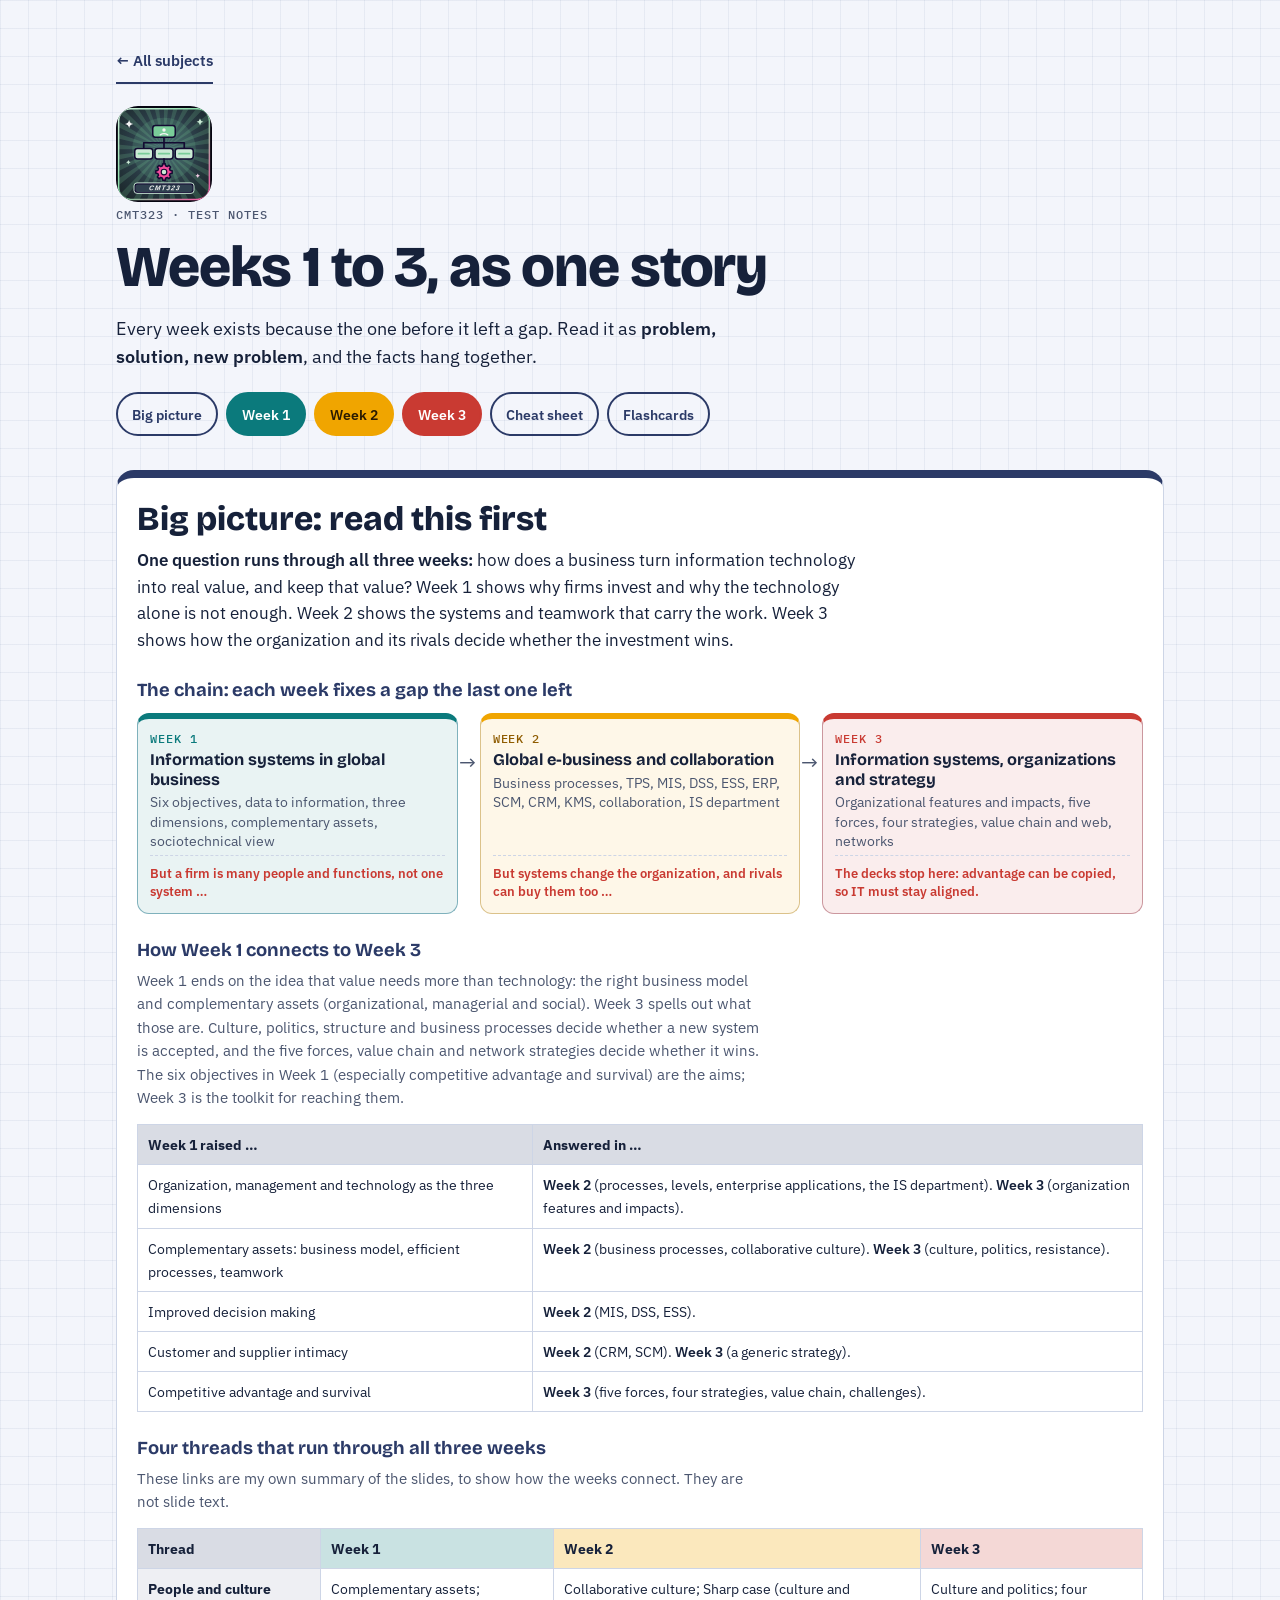
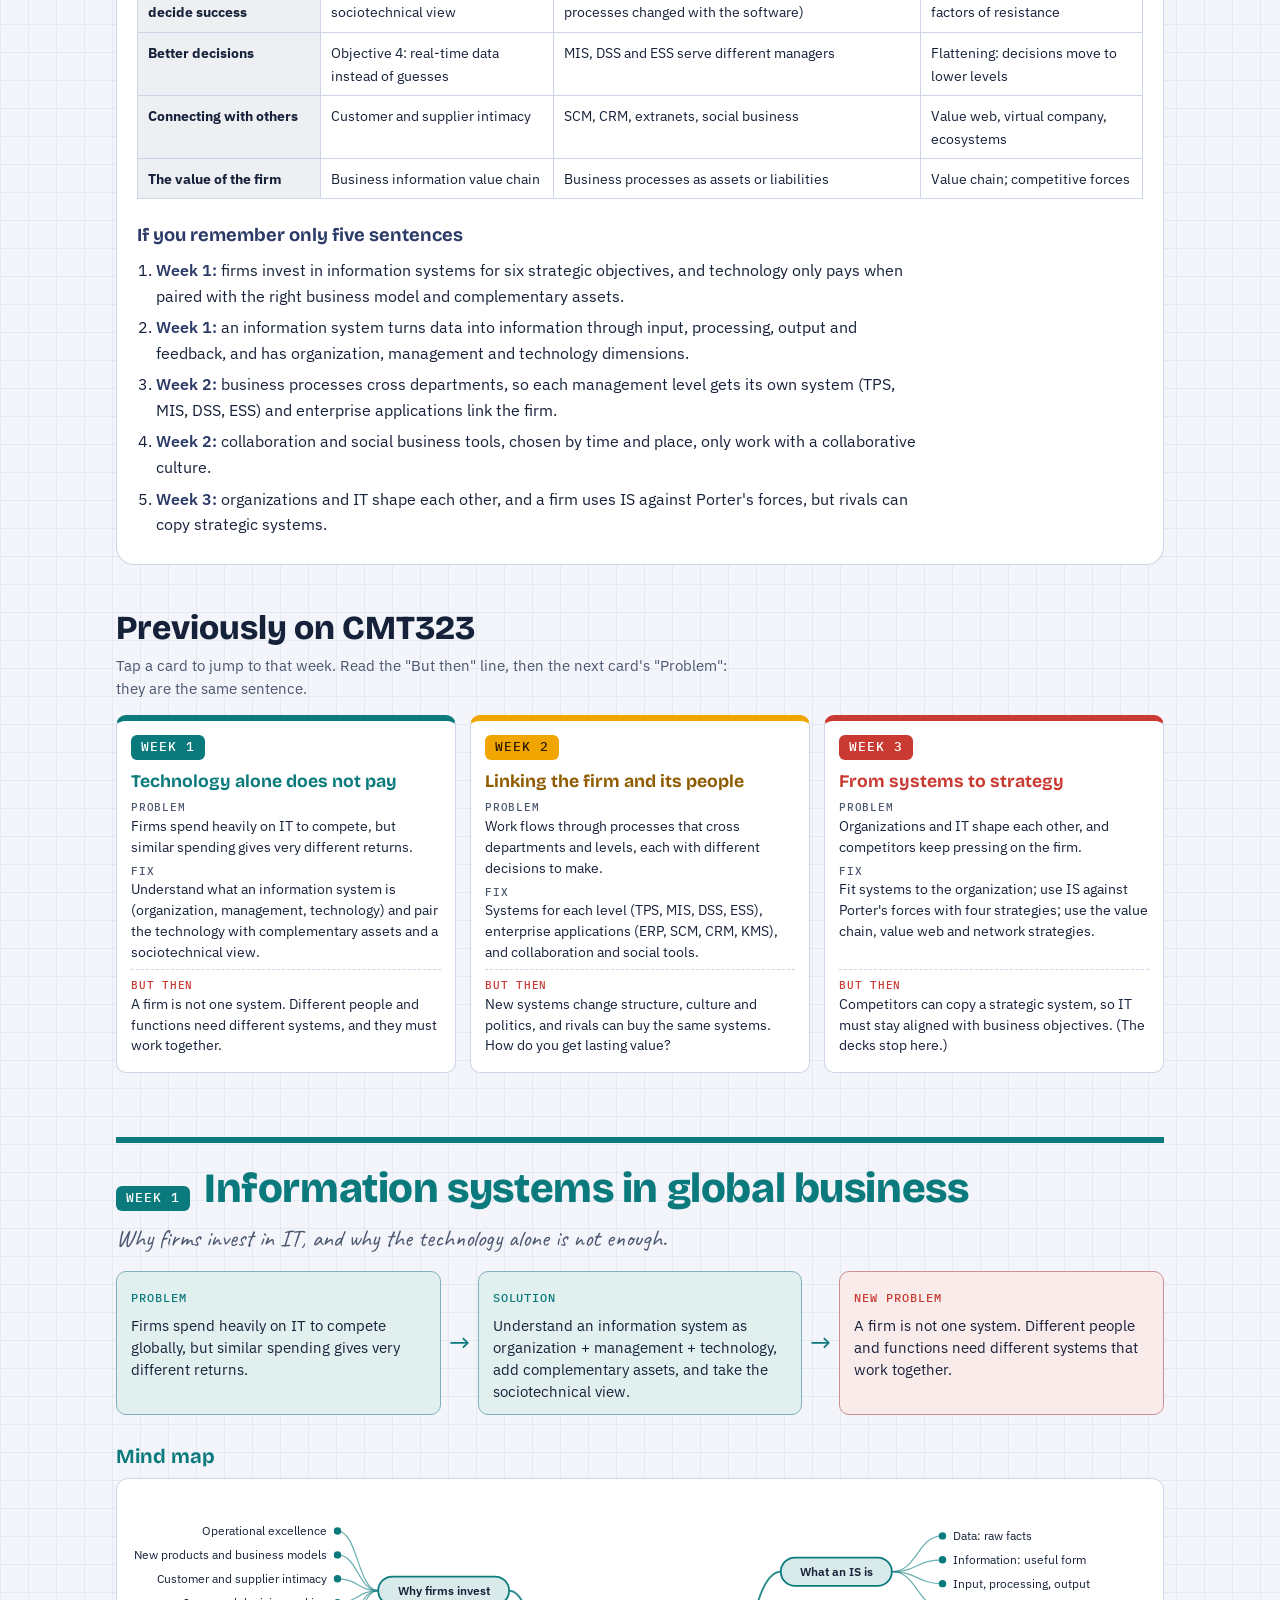
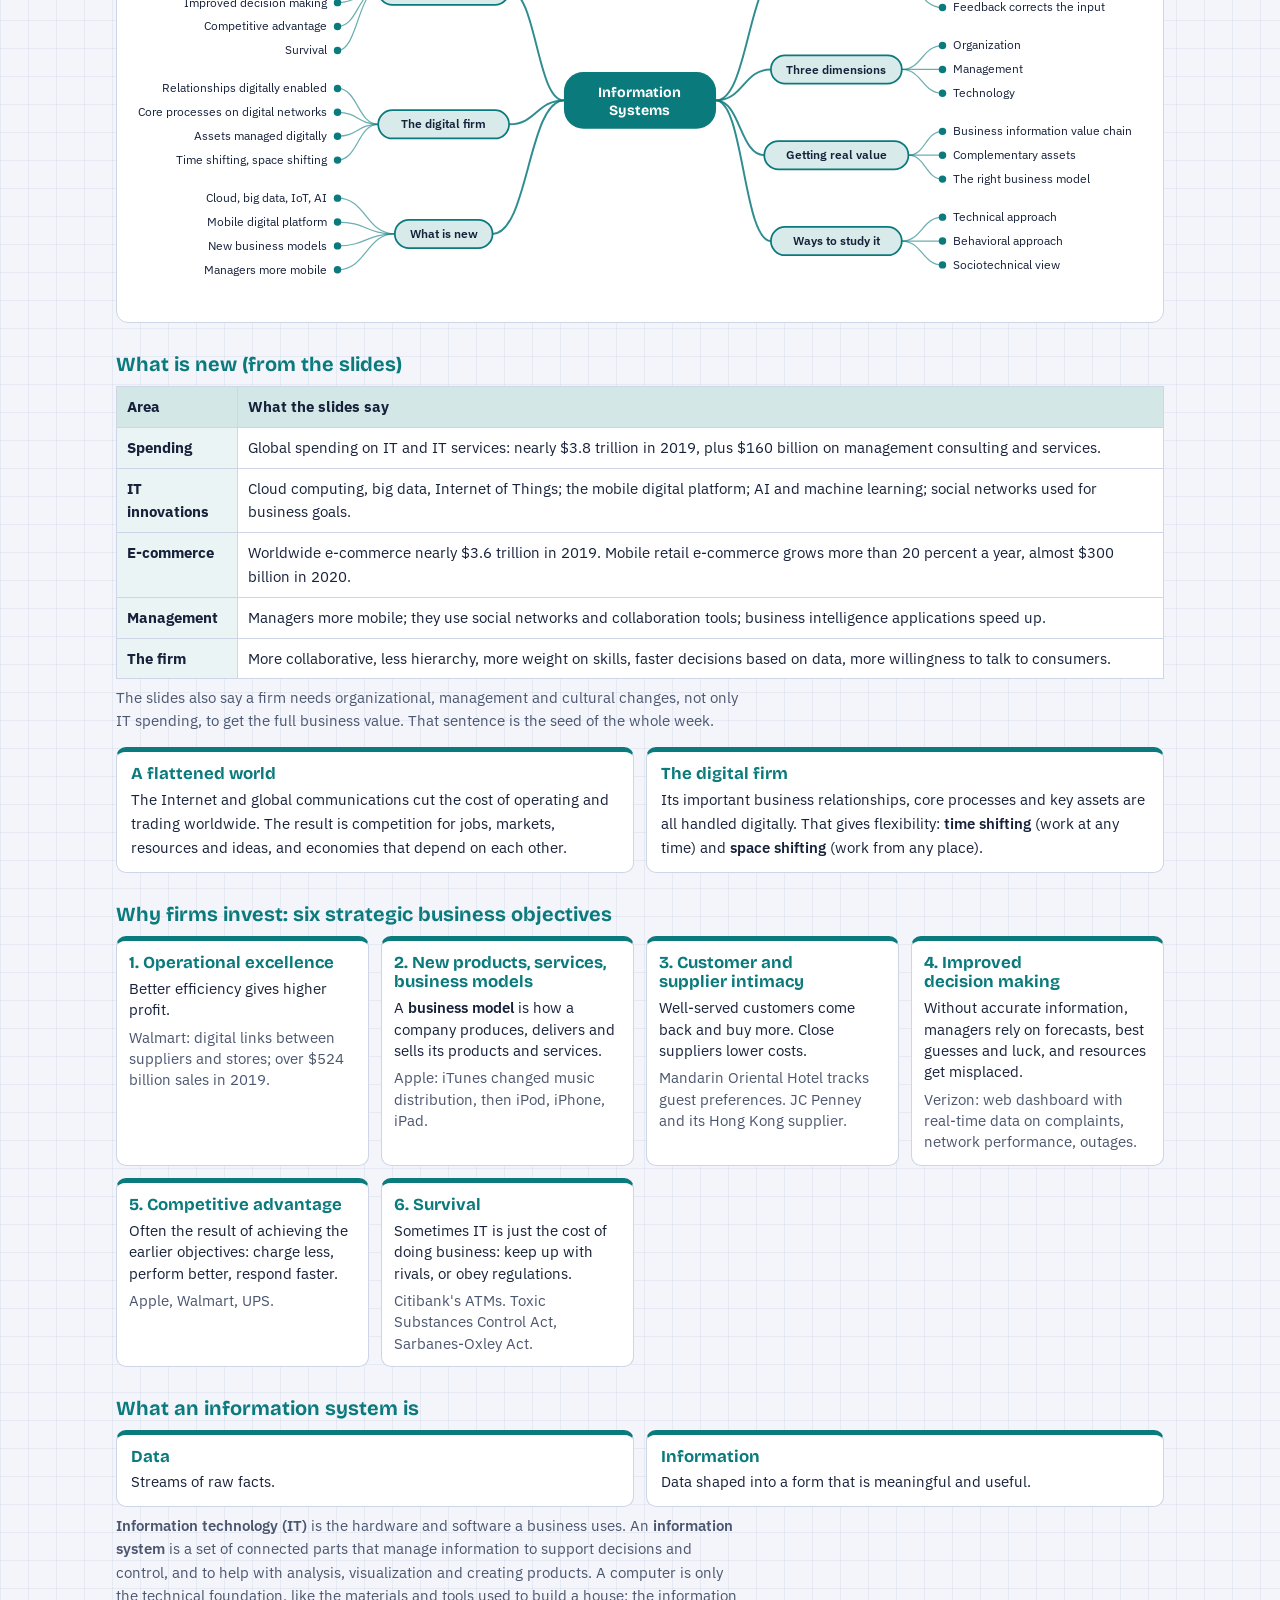
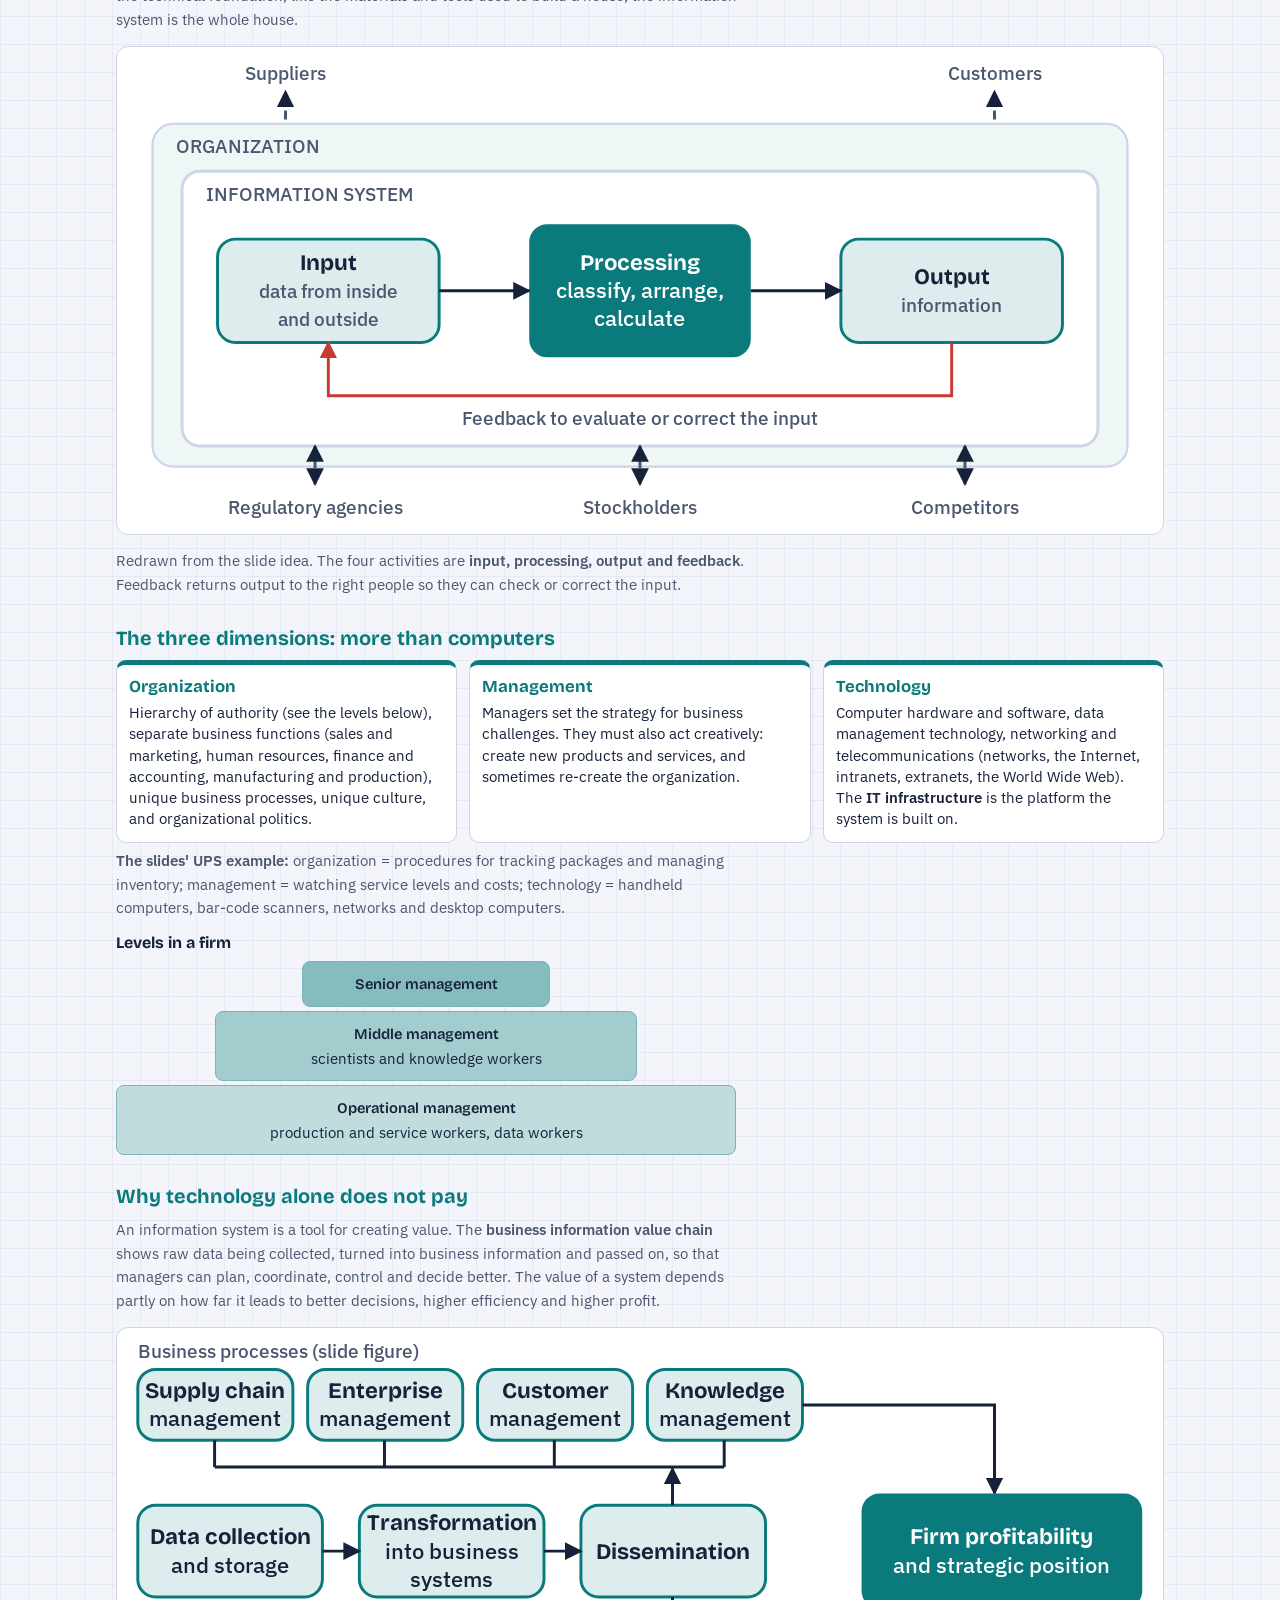
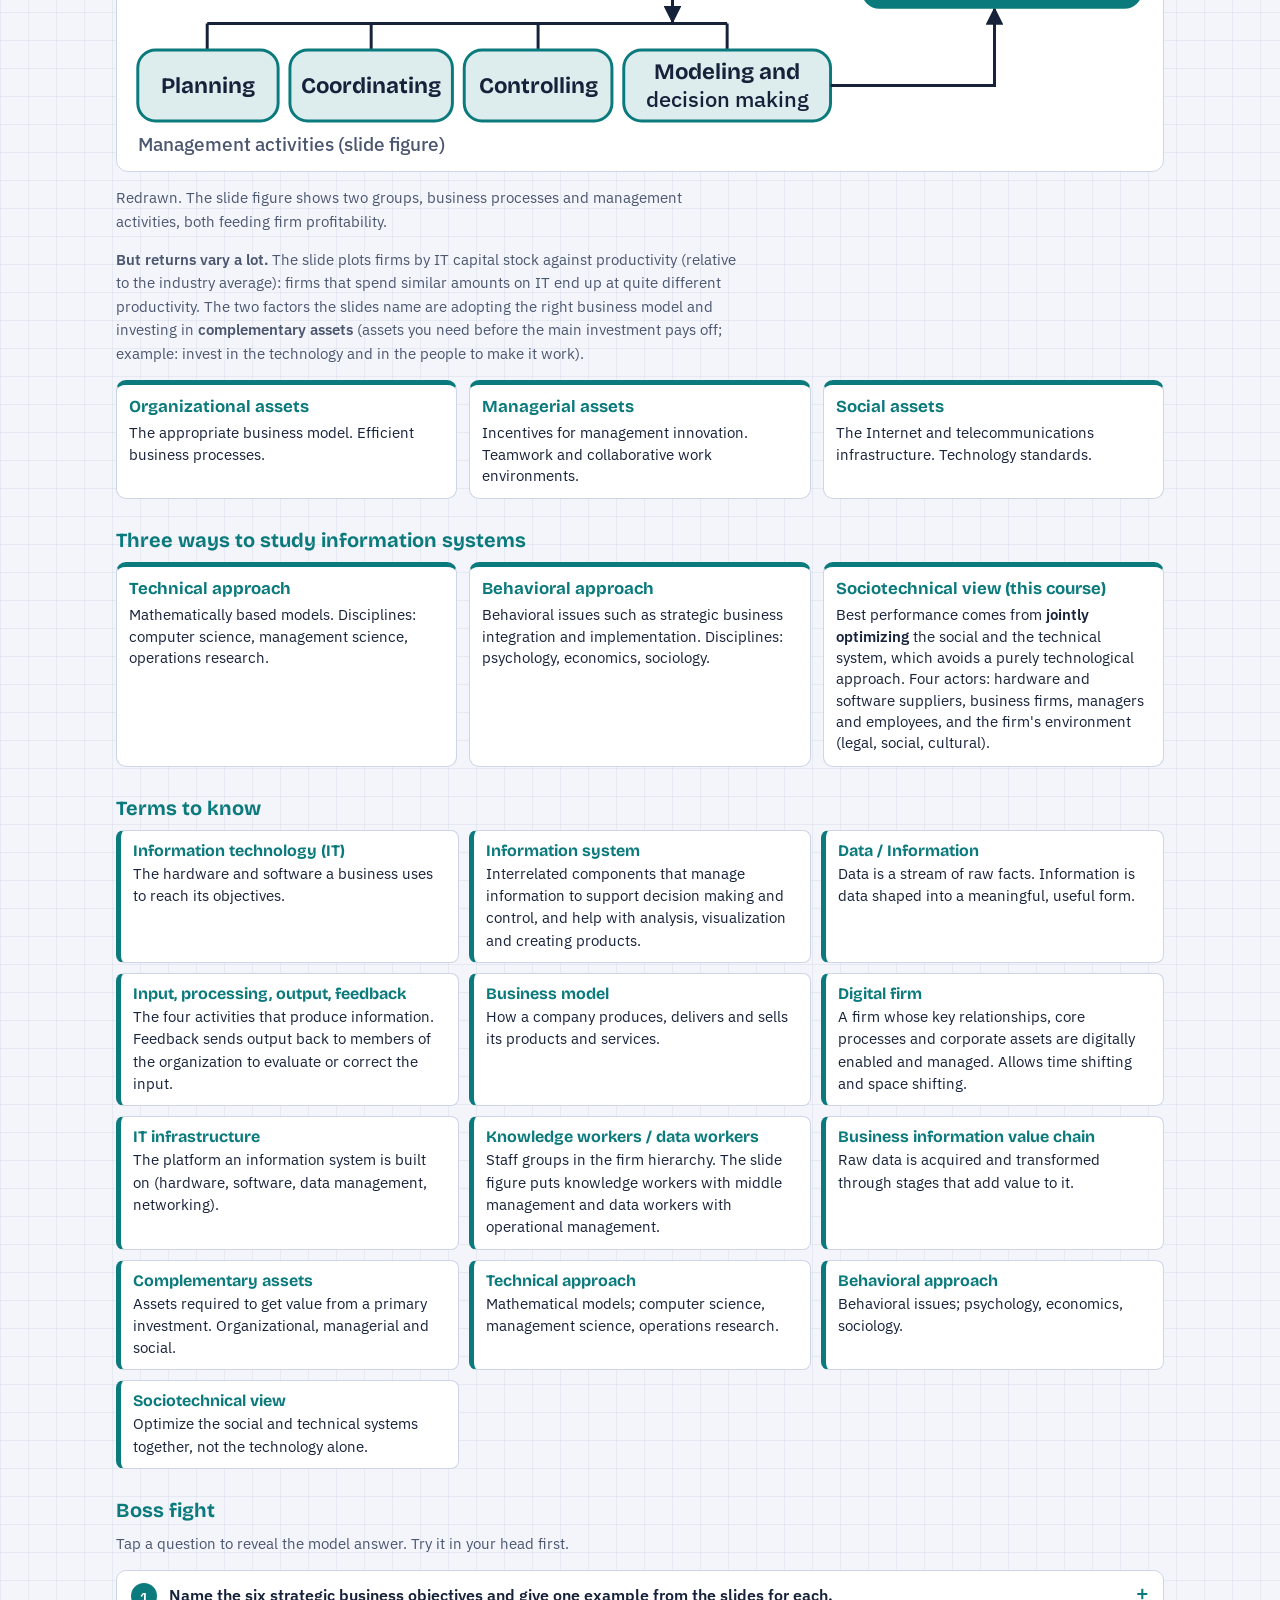
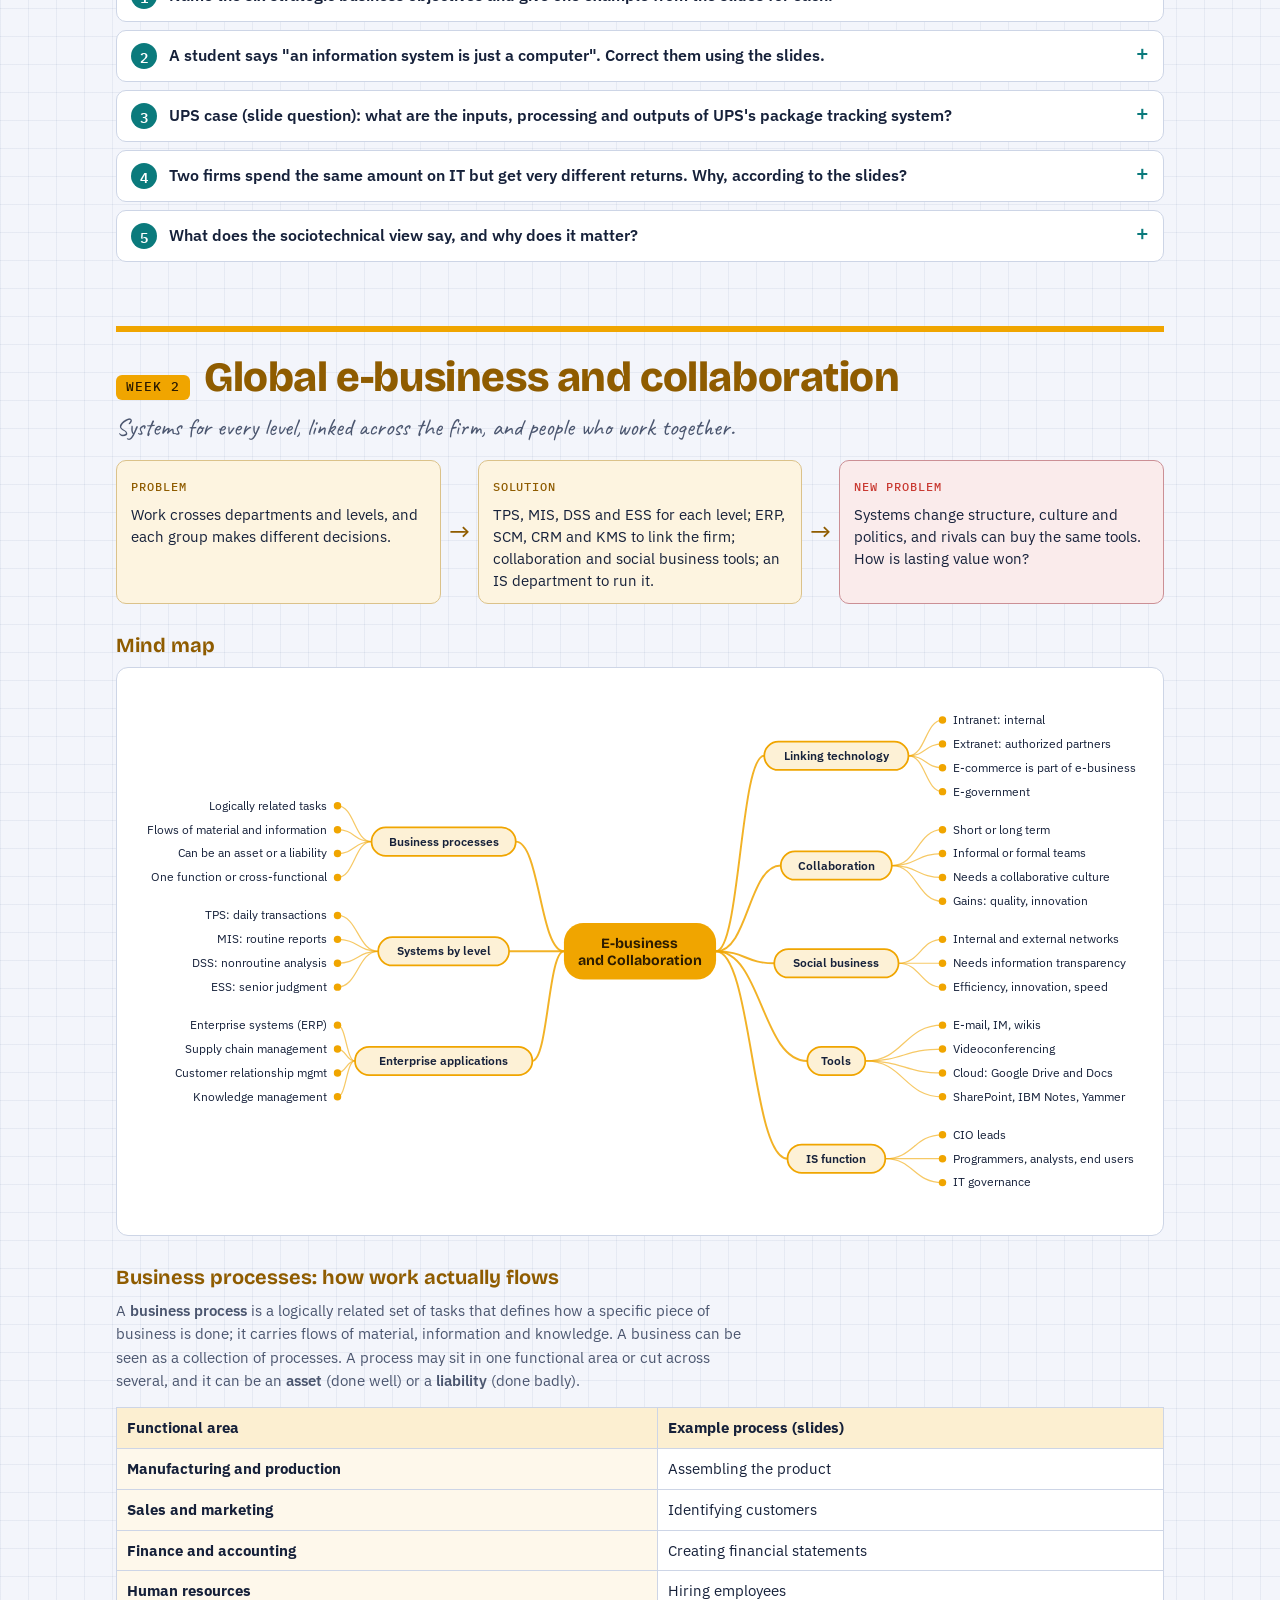
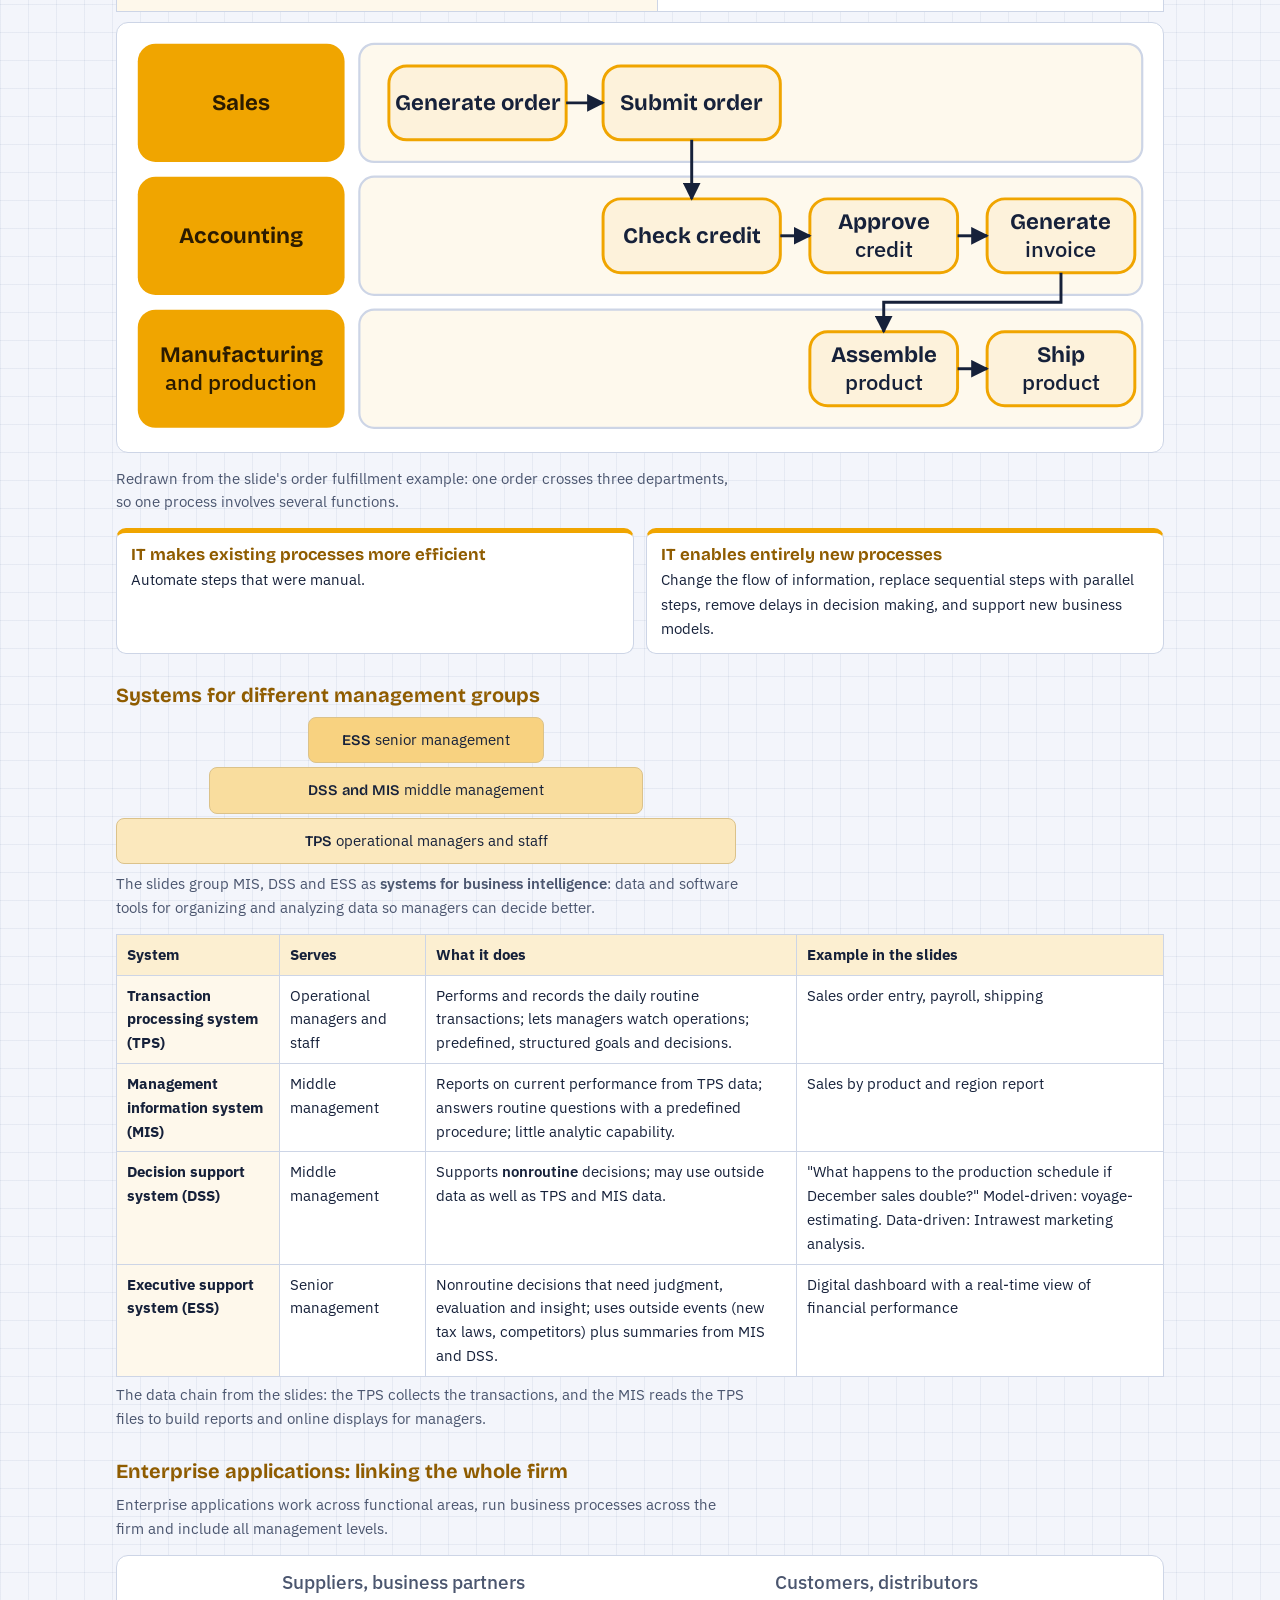
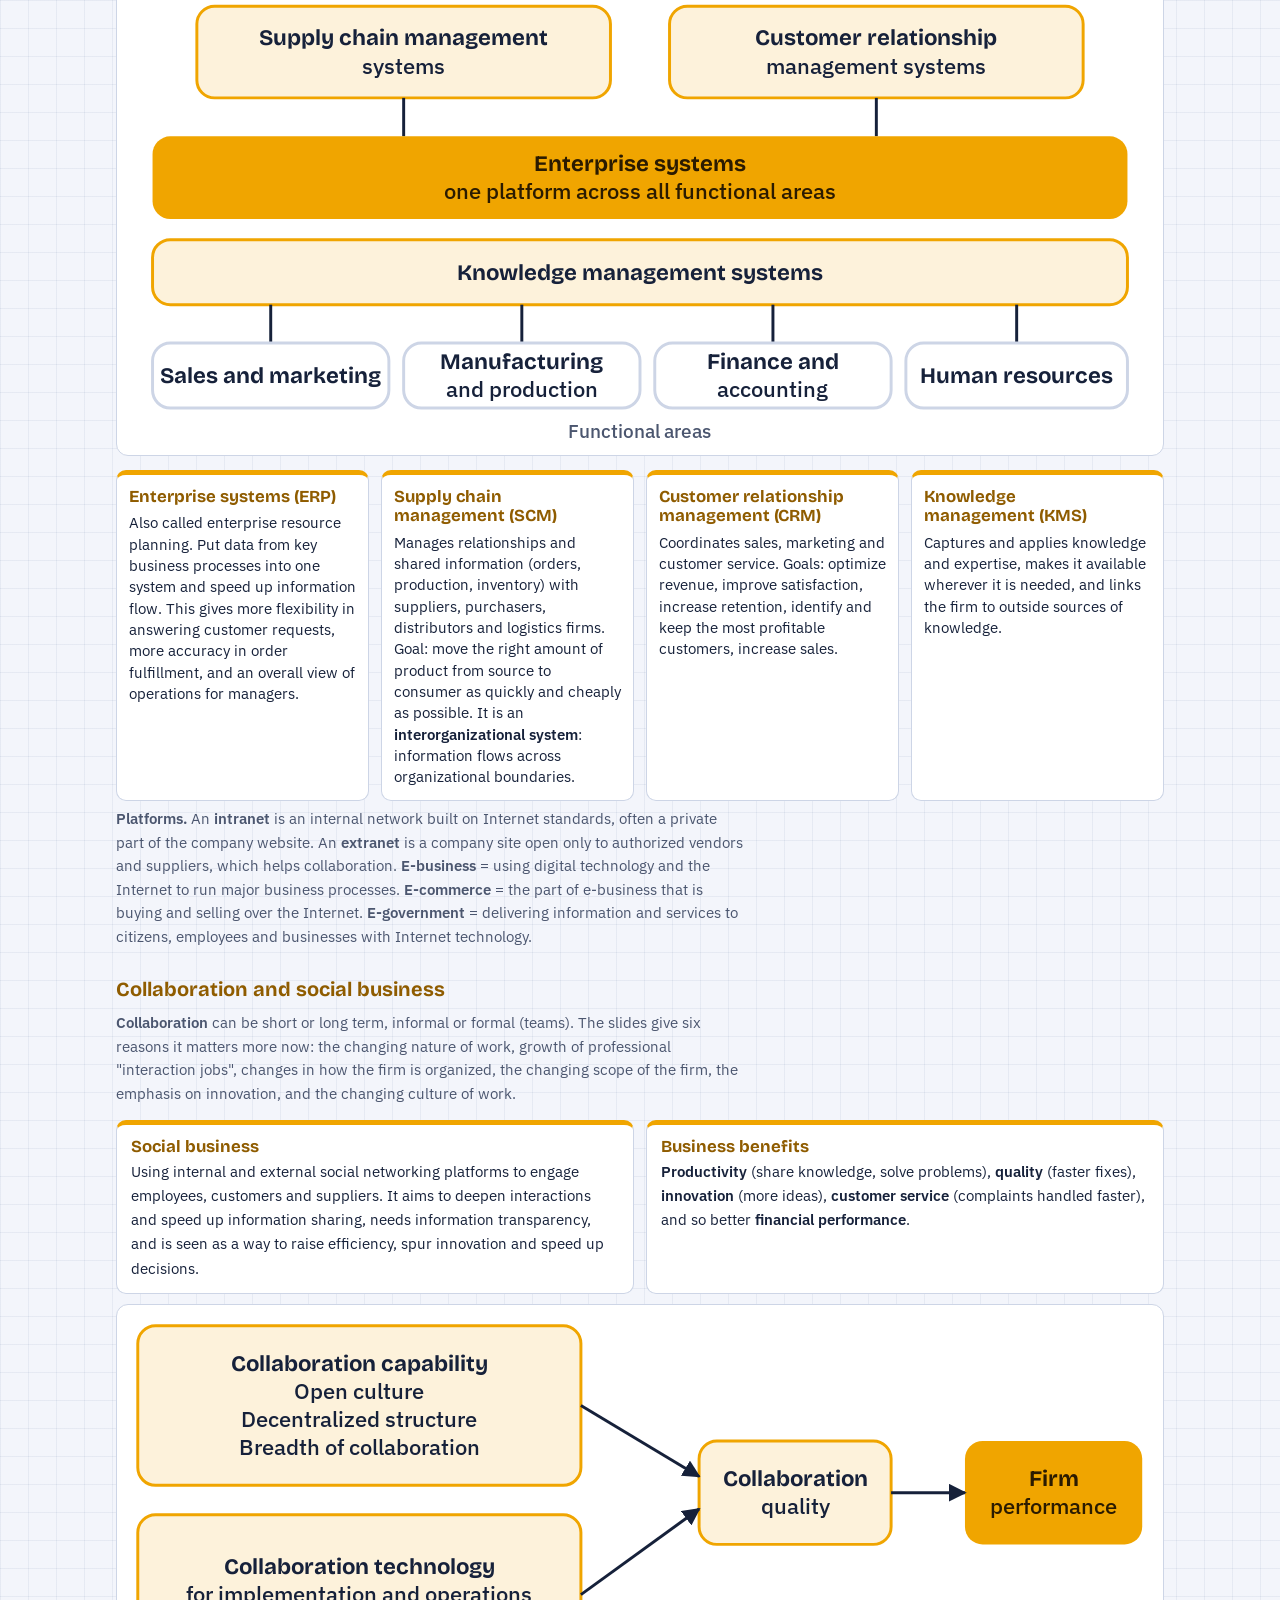
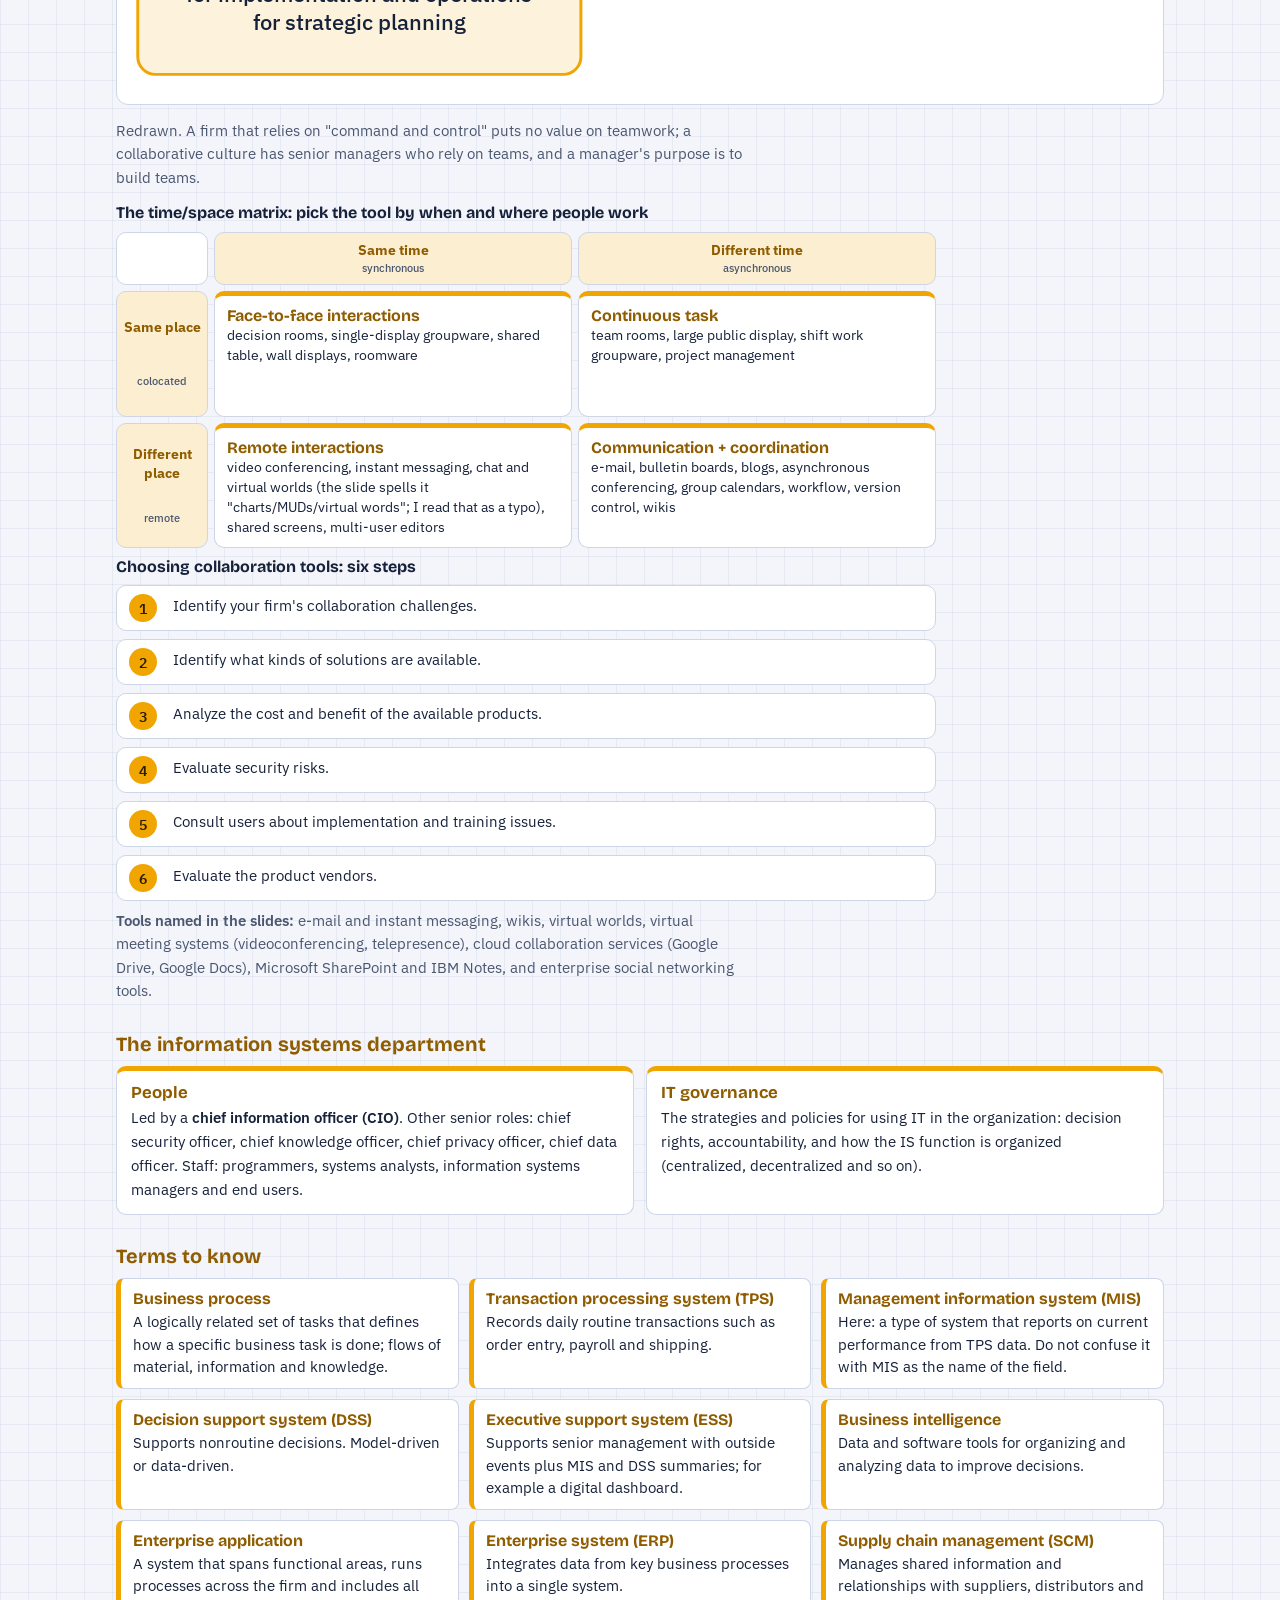
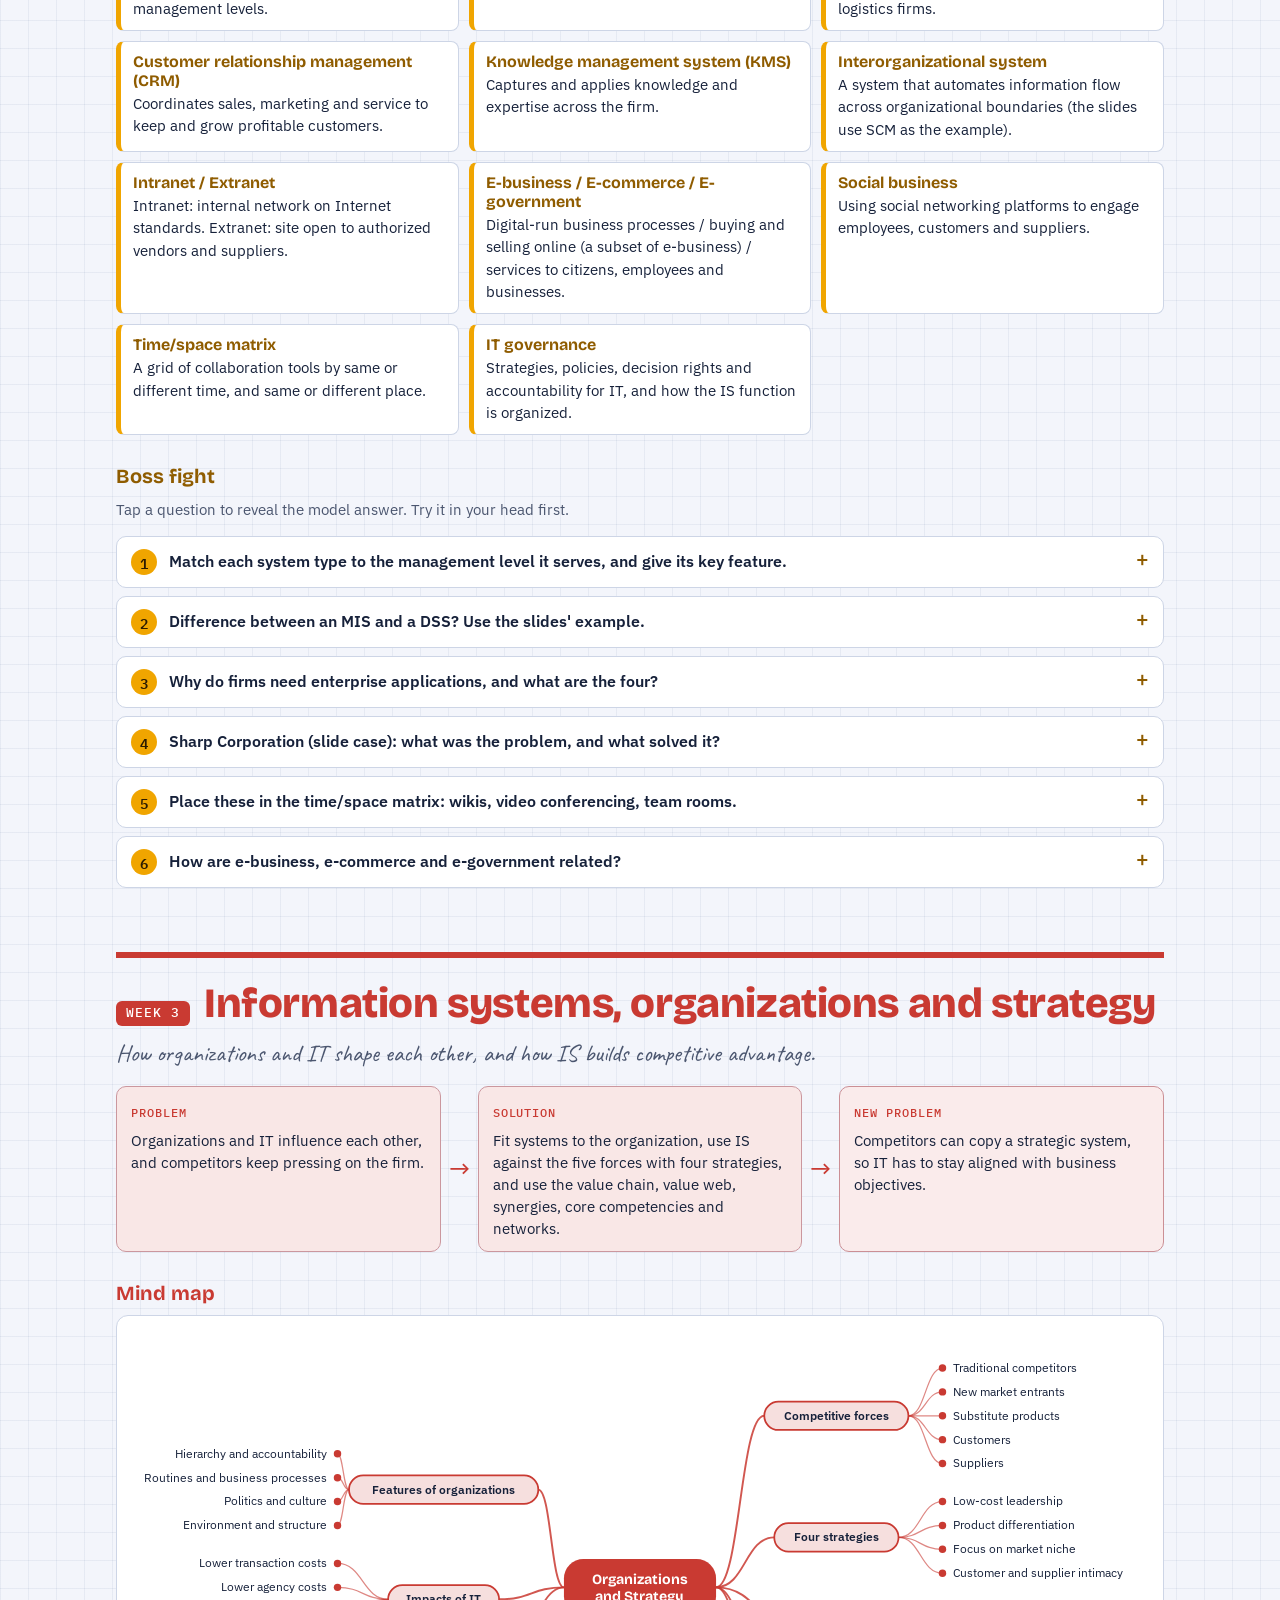
<file: cmt323/index.html>
<!DOCTYPE html>
<html lang="en">
<head>
<meta charset="utf-8">
<meta name="viewport" content="width=device-width, initial-scale=1, viewport-fit=cover">
<meta name="theme-color" content="#060510">
<title>CMT323 Notes: Weeks 1 to 3</title>
<link rel="icon" href="../favicon.svg" type="image/svg+xml">
<link rel="icon" href="../favicon-32.png" type="image/png" sizes="32x32">
<link rel="apple-touch-icon" href="../apple-touch-icon.png">
<link rel="preconnect" href="https://fonts.googleapis.com">
<link rel="preconnect" href="https://fonts.gstatic.com" crossorigin>
<link href="https://fonts.googleapis.com/css2?family=Bricolage+Grotesque:opsz,wght@12..96,500..800&family=Caveat:wght@600&family=IBM+Plex+Mono:wght@500&family=IBM+Plex+Sans:wght@400;500;600&display=swap" rel="stylesheet">
<style>
/* Design plan: graph-paper study notebook. Cool paper, navy ink, one highlighter colour per week
   (teal, amber, coral, indigo, magenta) so a colour tells you which chapter you are in.
   Layout: single reading column, wide scrollable mind maps, cards for lists. */
:root {
  --paper: #f3f5fb; --card: #ffffff; --ink: #16213a; --muted: #4b566f; --line: #cdd5e6;
  --grid: rgba(54, 78, 140, .07); --brand: #2b3a67; --warn: #c93a32;
  --low: #7fcf8f; --med: #f3d55b; --high: #f2a04a; --crit: #e5584d; --hm-ink: #1b2030;
  --display: "Bricolage Grotesque", "Trebuchet MS", system-ui, sans-serif;
  --body: "IBM Plex Sans", system-ui, -apple-system, "Segoe UI", sans-serif;
  --hand: "Caveat", "Segoe Print", cursive;
  --mono: "IBM Plex Mono", ui-monospace, Menlo, Consolas, monospace;
}
.w1 { --c: #0b7a7c; --on: #ffffff; --ct: #0b7a7c; }
.w2 { --c: #f0a500; --on: #2b1b00; --ct: #8f5c00; }
.w3 { --c: #c93a32; --on: #ffffff; --ct: #c93a32; }
.w4 { --c: #3a56d4; --on: #ffffff; --ct: #3a56d4; }
.w5 { --c: #9b2f94; --on: #ffffff; --ct: #9b2f94; }
.w6 { --c: #1f7a43; --on: #ffffff; --ct: #1f7a43; }
.wx { --c: #2b3a67; --on: #ffffff; --ct: #2b3a67; }

@media (prefers-color-scheme: dark) {
  :root:not([data-theme="light"]) {
    color-scheme: dark;
    --paper: #0f1424; --card: #182036; --ink: #e8ecf8; --muted: #a5afc9; --line: #2c3656;
    --grid: rgba(150, 175, 255, .06); --brand: #aebaf0; --warn: #ff7a6e;
  }
  :root:not([data-theme="light"]) .w1 { --c: #3cc4c6; --on: #0f1424; --ct: #3cc4c6; }
  :root:not([data-theme="light"]) .w2 { --c: #f0b429; --on: #0f1424; --ct: #f0b429; }
  :root:not([data-theme="light"]) .w3 { --c: #ff7a6e; --on: #0f1424; --ct: #ff7a6e; }
  :root:not([data-theme="light"]) .w4 { --c: #8da2ff; --on: #0f1424; --ct: #8da2ff; }
  :root:not([data-theme="light"]) .w5 { --c: #e08ada; --on: #0f1424; --ct: #e08ada; }
  :root:not([data-theme="light"]) .w6 { --c: #6fd68f; --on: #0f1424; --ct: #6fd68f; }
  :root:not([data-theme="light"]) .wx { --c: #aebaf0; --on: #0f1424; --ct: #aebaf0; }
}
:root[data-theme="dark"] {
  color-scheme: dark;
  --paper: #0f1424; --card: #182036; --ink: #e8ecf8; --muted: #a5afc9; --line: #2c3656;
  --grid: rgba(150, 175, 255, .06); --brand: #aebaf0; --warn: #ff7a6e;
}
:root[data-theme="dark"] .w1 { --c: #3cc4c6; --on: #0f1424; --ct: #3cc4c6; }
:root[data-theme="dark"] .w2 { --c: #f0b429; --on: #0f1424; --ct: #f0b429; }
:root[data-theme="dark"] .w3 { --c: #ff7a6e; --on: #0f1424; --ct: #ff7a6e; }
:root[data-theme="dark"] .w4 { --c: #8da2ff; --on: #0f1424; --ct: #8da2ff; }
:root[data-theme="dark"] .w5 { --c: #e08ada; --on: #0f1424; --ct: #e08ada; }
:root[data-theme="dark"] .w6 { --c: #6fd68f; --on: #0f1424; --ct: #6fd68f; }
:root[data-theme="dark"] .wx { --c: #aebaf0; --on: #0f1424; --ct: #aebaf0; }

* { box-sizing: border-box; }
html { scroll-behavior: smooth; -webkit-tap-highlight-color: transparent; }
a, button, summary { touch-action: manipulation; }
body {
  margin: 0; background-color: var(--paper); color: var(--ink);
  background-image: linear-gradient(var(--grid) 1px, transparent 1px), linear-gradient(90deg, var(--grid) 1px, transparent 1px);
  background-size: 28px 28px;
  font: 400 16px/1.6 var(--body);
}
main, .hero, .foot { max-width: 1080px; margin-inline: auto; padding-inline: 16px; }
h1, h2, h3, h4 { font-family: var(--display); text-wrap: balance; line-height: 1.15; margin: 0; }
b { font-weight: 600; }
a { color: inherit; }
:focus-visible { outline: 3px solid var(--brand); outline-offset: 2px; }
.small { color: var(--muted); font-size: .92rem; margin: .4rem 0 .9rem; max-width: 70ch; }
.note { font-family: var(--hand); font-size: 1.25rem; color: var(--ct, var(--brand)); }

/* hero */
.hero { padding-top: 40px; padding-bottom: 8px; }
.hero .subj { display: block; width: 96px; height: 96px; margin: 14px 0 6px; border-radius: 22px; }
.eyebrow { font: 500 .78rem/1 var(--mono); letter-spacing: .08em; text-transform: uppercase; color: var(--muted); margin: 0 0 14px; }
.hero h1 { font-size: clamp(2.1rem, 6vw, 3.6rem); font-weight: 800; letter-spacing: -.02em; }
.lead { max-width: 60ch; font-size: 1.12rem; margin: 14px 0 20px; }
.jump { display: flex; flex-wrap: wrap; gap: 8px; }
.jump a {
  text-decoration: none; font-weight: 600; font-size: .9rem; padding: 7px 14px; min-height: 44px; display: inline-flex; align-items: center; border-radius: 999px;
  background: var(--c); color: var(--on); border: 2px solid var(--c);
}
.jump a.wx { background: transparent; color: var(--ct); border-color: var(--c); }

/* sections */
.band { margin-top: 44px; }
.sec { font-size: clamp(1.5rem, 3.6vw, 2.1rem); font-weight: 800; margin-bottom: 6px; }
.week { margin-top: 64px; padding-top: 22px; border-top: 6px solid var(--c); }
.week h3, .band h3 { font-size: 1.25rem; font-weight: 700; margin: 30px 0 10px; color: var(--ct); }
.week-head { display: flex; flex-wrap: wrap; align-items: baseline; gap: 6px 14px; margin-bottom: 14px; }
.wk { font: 500 .8rem/1 var(--mono); text-transform: uppercase; letter-spacing: .08em; background: var(--c); color: var(--on); padding: 6px 10px; border-radius: 6px; }
.week-head h2 { font-size: clamp(1.7rem, 4.4vw, 2.6rem); font-weight: 800; color: var(--ct); letter-spacing: -.01em; }
.blurb { flex-basis: 100%; margin: 0; font-family: var(--hand); font-size: 1.5rem; color: var(--muted); }

/* previously-on cards */
.story { list-style: none; padding: 0; margin: 14px 0 0; display: grid; grid-template-columns: repeat(auto-fit, minmax(200px, 1fr)); gap: 14px; }
.story a {
  display: flex; flex-direction: column; gap: 6px; height: 100%; text-decoration: none; padding: 14px 14px 16px;
  background: var(--card); border: 1px solid var(--line); border-top: 6px solid var(--c); border-radius: 10px;
}
.story .wk { align-self: flex-start; }
.story h3 { margin: 6px 0 2px; font-size: 1.1rem; color: var(--ct); }
.story p { margin: 0; font-size: .9rem; line-height: 1.45; }
.story p b { display: block; font: 500 .7rem/1.4 var(--mono); text-transform: uppercase; letter-spacing: .07em; color: var(--muted); }
.story .but { margin-top: auto; padding-top: 8px; border-top: 1px dashed var(--line); }
.story .but b { color: var(--warn); }

/* problem, solution, new problem */
.psn { display: flex; flex-wrap: wrap; align-items: stretch; gap: 8px; margin: 8px 0 4px; }
.psn > div { flex: 1 1 230px; padding: 12px 14px; border-radius: 10px; background: color-mix(in srgb, var(--c) 12%, var(--card)); border: 1px solid color-mix(in srgb, var(--c) 40%, var(--line)); }
.psn > .n { background: color-mix(in srgb, var(--warn) 10%, var(--card)); border-color: color-mix(in srgb, var(--warn) 45%, var(--line)); }
.psn b { font: 500 .72rem/1.4 var(--mono); text-transform: uppercase; letter-spacing: .08em; color: var(--ct); }
.psn .n b { color: var(--warn); }
.psn p { margin: 4px 0 0; font-size: .95rem; line-height: 1.45; }
.psn .arr { align-self: center; font-size: 1.6rem; color: var(--ct); }
@media (max-width: 820px) { .psn .arr { flex-basis: 100%; text-align: center; transform: rotate(90deg); height: 24px; line-height: 24px; } }

/* mind map */
.mm-wrap { overflow-x: auto; background: var(--card); border: 1px solid var(--line); border-radius: 12px; padding: 10px; -webkit-overflow-scrolling: touch; }
.mm-wrap .hint { display: none; margin: 0 0 4px; font: 500 .75rem/1 var(--mono); color: var(--muted); }
.mm { display: block; width: 100%; min-width: 940px; height: auto; font-family: var(--body); }
.mm-link { fill: none; stroke: var(--c); stroke-width: 2.2; opacity: .85; }
.mm-link.thin { stroke-width: 1.4; opacity: .6; }
.mm-center { fill: var(--c); }
.mm-ctxt { fill: var(--on); font: 700 16px var(--display); }
.mm-branch { fill: color-mix(in srgb, var(--c) 16%, var(--card)); stroke: var(--c); stroke-width: 2; }
.mm-btxt { fill: var(--ink); font: 600 13.5px var(--body); }
.mm-leaf { fill: var(--ink); font: 400 13.5px var(--body); }
.mm-dot { fill: var(--c); }
@media (max-width: 960px) { .mm-wrap .hint { display: block; } }

/* pictures */
.shots { display: grid; grid-template-columns: repeat(auto-fit, minmax(min(100%, 330px), 1fr)); gap: 16px; }
.shot { margin: 0; background: var(--card); border: 1px solid var(--line); border-radius: 12px; padding: 8px; }
.zoom { display: block; width: 100%; padding: 0; border: 0; background: none; cursor: zoom-in; border-radius: 8px; overflow: hidden; }
.shot img { display: block; width: 100%; height: auto; max-width: 100%; border-radius: 6px; }
.shot figcaption { font-size: .88rem; color: var(--muted); padding: 8px 4px 4px; line-height: 1.45; }
#lightbox { max-width: 96vw; max-height: 94vh; padding: 10px; border: 0; border-radius: 12px; background: var(--card); color: var(--ink); }
#lightbox::backdrop { background: rgba(8, 12, 24, .72); }
#lightbox img { display: block; max-width: 92vw; max-height: 82vh; margin: 8px auto 0; }
#lightbox .close { font: 600 .9rem var(--body); padding: 8px 16px; border-radius: 999px; border: 2px solid var(--brand); background: transparent; color: var(--ink); cursor: pointer; }

/* terms */
.terms { display: grid; grid-template-columns: repeat(auto-fit, minmax(min(100%, 290px), 1fr)); gap: 10px; margin: 0; }
.terms > div { background: var(--card); border: 1px solid var(--line); border-left: 5px solid var(--c); border-radius: 8px; padding: 10px 12px; }
.terms dt { font: 700 1rem var(--display); color: var(--ct); }
.terms dd { margin: 3px 0 0; font-size: .93rem; line-height: 1.5; }

/* tables */
.tbl-wrap { overflow-x: auto; margin: 6px 0; }
table { border-collapse: collapse; width: 100%; background: var(--card); font-size: .93rem; }
th, td { border: 1px solid var(--line); padding: 8px 10px; text-align: left; vertical-align: top; }
thead th { background: color-mix(in srgb, var(--c) 18%, var(--card)); }
tbody th { background: color-mix(in srgb, var(--c) 8%, var(--card)); }
th small { font-weight: 400; color: var(--muted); }
table.gen th, table.gen td { min-width: 140px; }

/* week 1 staircase */
.ladder { list-style: none; margin: 8px 0; padding: 0; display: grid; grid-template-columns: repeat(2, 1fr); gap: 8px; }
.ladder li {
  display: flex; flex-direction: column; gap: 2px; padding: 10px 10px 12px; border-radius: 10px; border: 1px solid var(--c);
  background: color-mix(in srgb, var(--c) calc(6% + var(--i) * 3.5%), var(--card));
}
.ladder .n { font: 500 .75rem/1 var(--mono); color: var(--ct); }
.ladder b { font-family: var(--display); font-size: 1.02rem; }
.ladder small { font-size: .82rem; line-height: 1.35; color: var(--muted); }
@media (min-width: 780px) {
  .ladder { grid-template-columns: repeat(5, 1fr); align-items: start; }
  .ladder li { margin-top: calc((4 - var(--j)) * 16px); }
}

/* week 2 pipeline, week 3 flow */
.pipe, .flow5 { list-style: none; margin: 8px 0 14px; padding: 0; display: flex; flex-wrap: wrap; gap: 12px; counter-reset: s; }
.pipe li, .flow5 li {
  counter-increment: s; position: relative; flex: 1 1 190px; padding: 12px 12px 14px 12px; border-radius: 10px;
  background: color-mix(in srgb, var(--c) 12%, var(--card)); border: 1px solid color-mix(in srgb, var(--c) 45%, var(--line));
}
.pipe li::before, .flow5 li::before { content: counter(s); display: inline-grid; place-items: center; width: 26px; height: 26px; margin-bottom: 6px; border-radius: 50%; background: var(--c); color: var(--on); font: 600 .85rem var(--mono); }
.pipe b, .flow5 b { display: block; font-family: var(--display); font-size: 1.05rem; color: var(--ct); }
.pipe span, .flow5 span { display: block; font-size: .9rem; line-height: 1.45; }
@media (min-width: 900px) { .pipe li:not(:last-child)::after, .flow5 li:not(:last-child)::after { content: "\2192"; position: absolute; right: -14px; top: 50%; transform: translateY(-50%); font-size: 1.3rem; color: var(--ct); background: var(--paper); line-height: 1; z-index: 1; } }

/* callouts and answers */
.callout { margin: 16px 0; padding: 12px 14px; border-radius: 10px; background: var(--card); border: 1px solid var(--line); border-left: 6px solid var(--brand); font-size: .95rem; }
.callout.trap { border-left-color: var(--warn); background: color-mix(in srgb, var(--warn) 8%, var(--card)); }
.callout.trap b:first-child { color: var(--warn); }
.hook { font: 500 .95rem var(--mono); padding: 8px 10px; border-radius: 8px; background: color-mix(in srgb, var(--c) 12%, var(--card)); }
.qa { background: var(--card); border: 1px solid var(--line); border-radius: 10px; margin: 8px 0; }
.qa summary { cursor: pointer; list-style: none; padding: 12px 14px 12px 14px; display: flex; gap: 12px; align-items: flex-start; font-weight: 600; }
.qa summary::-webkit-details-marker { display: none; }
.qa summary::after { content: "+"; margin-left: auto; font: 500 1.3rem/1 var(--mono); color: var(--ct); }
.qa[open] summary::after { content: "\2212"; }
.qn { flex: none; display: grid; place-items: center; width: 26px; height: 26px; border-radius: 50%; background: var(--c); color: var(--on); font: 600 .85rem var(--mono); }
.ans { padding: 0 14px 12px 52px; }
.ans p { margin: 8px 0; } .ans ul { margin: 8px 0; padding-left: 1.1rem; }

/* week 3 */
.heat-wrap { display: grid; gap: 14px; grid-template-columns: minmax(0, 1.5fr) minmax(0, 1fr); align-items: start; }
@media (max-width: 820px) { .heat-wrap { grid-template-columns: 1fr; } }
.heat { background: none; }
.heat th, .heat td { text-align: center; vertical-align: middle; }
.heat thead th, .heat tbody th { font-size: .8rem; background: var(--card); }
.heat .corner { font-family: var(--mono); }
.heat td { color: var(--hm-ink); font-size: 1.15rem; height: 54px; min-width: 62px; }
.heat td small { display: block; font-size: .62rem; line-height: 1.1; font-weight: 500; }
.heat .low, .sw.low { background: var(--low); } .heat .med, .sw.med { background: var(--med); }
.heat .high, .sw.high { background: var(--high); } .heat .crit, .sw.crit { background: var(--crit); }
.heat td.key { outline: 3px solid var(--ink); outline-offset: -3px; }
.legend { list-style: none; margin: 0; padding: 0; display: grid; gap: 8px; font-size: .9rem; }
.legend li { display: flex; gap: 10px; align-items: flex-start; }
.sw { flex: none; width: 18px; height: 18px; border-radius: 4px; margin-top: 3px; border: 1px solid var(--line); }
.strat { display: grid; grid-template-columns: repeat(auto-fit, minmax(150px, 1fr)); gap: 10px; margin: 12px 0; }
.strat div { padding: 10px 12px; border-radius: 10px; background: color-mix(in srgb, var(--c) 12%, var(--card)); border: 1px solid color-mix(in srgb, var(--c) 45%, var(--line)); }
.strat b { display: block; font: 700 1.1rem var(--display); color: var(--ct); }
.strat span { font-size: .88rem; }
.cards3 { display: grid; grid-template-columns: repeat(auto-fit, minmax(230px, 1fr)); gap: 12px; }
.cards3 .c { background: var(--card); border: 1px solid var(--line); border-top: 5px solid var(--c); border-radius: 10px; padding: 12px; }
.cards3 h4 { font-size: 1.05rem; color: var(--ct); }
.cards3 p { margin: 6px 0 0; font-size: .92rem; line-height: 1.45; }
.cards3 .eg { color: var(--muted); } .cards3 .imp { font-weight: 600; }

/* week 4 */
.dbmap { display: grid; grid-template-columns: minmax(0, 1fr) auto minmax(0, 1fr); gap: 8px 12px; align-items: center; max-width: 640px; }
.dbmap div { background: var(--card); border: 1px solid var(--line); border-left: 5px solid var(--c); border-radius: 8px; padding: 8px 12px; }
.dbmap b { display: block; font: 500 .72rem var(--mono); text-transform: uppercase; letter-spacing: .06em; color: var(--ct); }
.dbmap i { font-style: normal; font-size: 1.4rem; color: var(--ct); }

/* week 5 */
.goals, .quality { list-style: none; margin: 0; padding: 0; display: grid; grid-template-columns: repeat(auto-fit, minmax(min(100%, 230px), 1fr)); gap: 10px; }
.goals li, .quality li { background: var(--card); border: 1px solid var(--line); border-radius: 10px; padding: 10px 12px; border-left: 5px solid var(--c); }
.goals b, .quality b { display: block; font: 700 1.05rem var(--display); color: var(--ct); }
.goals span, .quality span { font-size: .9rem; line-height: 1.45; }
.three { list-style: none; counter-reset: q; margin: 8px 0; padding: 0; display: grid; grid-template-columns: repeat(auto-fit, minmax(230px, 1fr)); gap: 12px; }
.three li { counter-increment: q; background: var(--card); border: 1px solid var(--line); border-radius: 10px; padding: 12px 14px; }
.three li::before { content: counter(q); display: block; font: 800 2.4rem/1 var(--display); color: var(--ct); }
.three b { font: 700 1.1rem var(--display); display: block; margin-top: 2px; }
.three span { font-size: .9rem; }
.groups { display: grid; grid-template-columns: repeat(auto-fit, minmax(min(100%, 250px), 1fr)); gap: 12px; }
.groups .g { background: var(--card); border: 1px solid var(--line); border-top: 5px solid var(--c); border-radius: 10px; padding: 12px; }
.groups h4 { font-size: 1.02rem; color: var(--ct); margin-bottom: 6px; }
.groups ul { list-style: none; margin: 0; padding: 0; display: grid; gap: 6px; }
.groups li b { display: block; font-size: .95rem; }
.groups li span { font-size: .86rem; color: var(--muted); line-height: 1.35; }
.steps7 { list-style: none; counter-reset: st; margin: 8px 0; padding: 0 0 0 4px; max-width: 760px; }
.steps7 li { counter-increment: st; position: relative; padding: 4px 0 18px 46px; }
.steps7 li::before { content: counter(st); position: absolute; left: 0; top: 0; width: 32px; height: 32px; display: grid; place-items: center; border-radius: 50%; background: var(--c); color: var(--on); font: 600 .95rem var(--mono); }
.steps7 li:not(:last-child)::after { content: ""; position: absolute; left: 15px; top: 34px; bottom: 2px; width: 2px; background: color-mix(in srgb, var(--c) 50%, var(--line)); }

/* cheat sheet and flashcards */
.nums { list-style: none; margin: 0; padding: 0; display: grid; grid-template-columns: repeat(auto-fit, minmax(min(100%, 220px), 1fr)); gap: 10px; }
.nums li { background: var(--card); border: 1px solid var(--line); border-radius: 10px; padding: 12px; }
.nums b { display: block; font: 500 1.35rem/1.2 var(--mono); color: var(--ct); overflow-wrap: anywhere; }
.nums span { font-size: .88rem; color: var(--muted); }
.traps { margin: 0; padding-left: 1.2rem; display: grid; gap: 8px; max-width: 78ch; }
.traps li::marker { color: var(--warn); }
.cards { display: grid; grid-template-columns: repeat(auto-fill, minmax(min(100%, 250px), 1fr)); gap: 12px; }
.card { text-align: left; min-height: 130px; padding: 14px; border-radius: 12px; border: 1px solid var(--line); border-top: 5px solid var(--c); background: var(--card); color: var(--ink); font: inherit; cursor: pointer; }
.card .front { font: 700 1.05rem/1.25 var(--display); }
.card .back { display: none; font-size: .93rem; line-height: 1.5; }
.card[aria-pressed="true"] { background: color-mix(in srgb, var(--c) 14%, var(--card)); }
.card[aria-pressed="true"] .front { display: none; }
.card[aria-pressed="true"] .back { display: block; }
.foot { padding-top: 40px; padding-bottom: 48px; color: var(--muted); font-size: .88rem; }

@media (prefers-reduced-motion: reduce) { html { scroll-behavior: auto; } }
@media print { .jump, .hint { display: none; } body { background-image: none; } .mm-wrap { overflow: visible; } }

.back { display: inline-flex; align-items: center; min-height: 44px; margin-bottom: 8px; font-weight: 600; font-size: .92rem; text-decoration: none; color: var(--brand); border-bottom: 2px solid var(--brand); }

/* hover motion only where a real pointer can hover (touch fires sticky hovers) */
@media (hover: hover) and (pointer: fine) {
  .jump a:hover { filter: brightness(1.08); }
  .story a:hover { border-color: var(--c); }
  .back:hover { filter: brightness(1.15); }
}

/* ---- CST435 extras ---- */
.tl { list-style: none; margin: 8px 0; padding: 0; display: grid; grid-template-columns: repeat(auto-fit, minmax(150px, 1fr)); gap: 10px; counter-reset: t; }
.tl li { counter-increment: t; position: relative; padding: 12px 12px 14px; border-radius: 10px; background: color-mix(in srgb, var(--c) 10%, var(--card)); border: 1px solid color-mix(in srgb, var(--c) 40%, var(--line)); }
.tl li::before { content: counter(t); display: inline-grid; place-items: center; width: 24px; height: 24px; border-radius: 50%; background: var(--c); color: var(--on); font: 600 .8rem var(--mono); margin-bottom: 4px; }
.tl b { display: block; font: 700 1rem var(--display); color: var(--ct); }
.tl span { font-size: .88rem; line-height: 1.4; }
.bars { display: grid; gap: 8px; margin: 8px 0 14px; }
.bars .row { display: grid; grid-template-columns: 110px minmax(0, 1fr) 150px; gap: 10px; align-items: center; font-size: .92rem; }
.bars .track { position: relative; height: 22px; border-radius: 6px; background: color-mix(in srgb, var(--c) 10%, var(--card)); border: 1px solid var(--line); overflow: hidden; }
.bars .fill { position: absolute; inset: 0 auto 0 0; background: var(--c); border-radius: 5px 0 0 5px; }
.bars .ideal { position: absolute; top: 0; bottom: 0; width: 2px; background: var(--ink); opacity: .6; }
@media (max-width: 640px) { .bars .row { grid-template-columns: 1fr; gap: 2px; } }
.layers { display: grid; gap: 6px; max-width: 760px; margin: 8px 0; }
.layers .l { display: grid; grid-template-columns: 150px minmax(0, 1fr); border-radius: 10px; overflow: hidden; border: 1px solid color-mix(in srgb, var(--c) 45%, var(--line)); background: var(--card); }
.layers .l b { display: grid; place-items: center; padding: 10px; background: var(--c); color: var(--on); font: 700 .95rem var(--display); text-align: center; }
.layers .l span { padding: 10px 12px; font-size: .92rem; }
.layers .l.you b { background: color-mix(in srgb, var(--c) 18%, var(--card)); color: var(--ct); }
@media (max-width: 520px) { .layers .l { grid-template-columns: 1fr; } }
.flynn { display: grid; grid-template-columns: 110px 1fr 1fr; gap: 6px; max-width: 760px; margin: 8px 0; }
.flynn > div { padding: 12px; border-radius: 10px; background: var(--card); border: 1px solid var(--line); font-size: .92rem; }
.flynn .h { background: color-mix(in srgb, var(--c) 18%, var(--card)); font-weight: 700; display: grid; place-items: center; text-align: center; color: var(--ct); }
.flynn .cell b { display: block; font: 700 1.3rem var(--display); color: var(--ct); }
.flynn .cell small { color: var(--muted); display: block; margin-top: 2px; }
@media (max-width: 560px) { .flynn { grid-template-columns: 70px 1fr 1fr; font-size: .85rem; } }
.pyr { display: grid; gap: 4px; justify-items: center; max-width: 620px; margin: 8px 0; }
.pyr div { padding: 10px 14px; text-align: center; border-radius: 8px; color: var(--ink); font-size: .92rem; background: color-mix(in srgb, var(--c) calc(14% + var(--k) * 12%), var(--card)); border: 1px solid color-mix(in srgb, var(--c) 40%, var(--line)); }
.pyr div b { font-family: var(--display); }
.pyr-note { display: flex; justify-content: space-between; max-width: 620px; font-size: .82rem; color: var(--muted); }
.steps-h { list-style: none; counter-reset: sh; margin: 8px 0; padding: 0; display: grid; gap: 8px; max-width: 820px; }
.steps-h li { counter-increment: sh; display: grid; grid-template-columns: 34px minmax(0, 1fr); gap: 10px; align-items: start; padding: 8px 12px; background: var(--card); border: 1px solid var(--line); border-radius: 10px; font-size: .94rem; }
.steps-h li::before { content: counter(sh); display: grid; place-items: center; width: 28px; height: 28px; border-radius: 50%; background: var(--c); color: var(--on); font: 600 .85rem var(--mono); }
.steps-h li.srv { margin-left: 28px; border-left: 5px solid var(--c); }
.code { margin: 8px 0; padding: 12px 14px; overflow-x: auto; border-radius: 10px; background: color-mix(in srgb, var(--c) 8%, var(--card)); border: 1px solid var(--line); font: 500 .88rem/1.55 var(--mono); }
.chips-row { display: flex; flex-wrap: wrap; gap: 8px; margin: 8px 0; padding: 0; list-style: none; }
.chips-row li { padding: 6px 12px; border-radius: 999px; background: color-mix(in srgb, var(--c) 12%, var(--card)); border: 1px solid color-mix(in srgb, var(--c) 40%, var(--line)); font-size: .9rem; }
.two { display: grid; grid-template-columns: repeat(auto-fit, minmax(260px, 1fr)); gap: 12px; }
.two > div { padding: 12px 14px; border-radius: 10px; background: var(--card); border: 1px solid var(--line); border-top: 5px solid var(--c); font-size: .94rem; }
.two h4 { font-size: 1.05rem; color: var(--ct); margin-bottom: 4px; }
.two p { margin: 4px 0 0; }
.tree { display: grid; grid-template-columns: repeat(auto-fit, minmax(300px, 1fr)); gap: 14px; }
.tree figure { margin: 0; padding: 10px; border-radius: 12px; background: var(--card); border: 1px solid var(--line); }
.tree svg { width: 100%; height: auto; }
.tree .n { fill: color-mix(in srgb, var(--c) 20%, var(--card)); stroke: var(--c); stroke-width: 1.6; }
.tree .nm { fill: var(--c); }
.tree text { fill: var(--ink); font: 600 12px var(--body); }
.tree .ed { stroke: var(--c); stroke-width: 1.6; fill: none; opacity: .8; }
.tree figcaption { font-size: .88rem; color: var(--muted); padding-top: 6px; }
.calc { padding: 14px; border-radius: 14px; background: var(--card); border: 1px solid var(--line); border-top: 6px solid var(--c); }
.calc .ctl { display: grid; grid-template-columns: repeat(auto-fit, minmax(240px, 1fr)); gap: 14px 24px; }
.calc label { display: flex; justify-content: space-between; font-weight: 600; font-size: .93rem; }
.calc output { font-family: var(--mono); color: var(--ct); }
.calc input[type=range] { width: 100%; min-height: 36px; accent-color: var(--c); }
.calc .out { display: grid; grid-template-columns: repeat(auto-fit, minmax(150px, 1fr)); gap: 10px; margin: 12px 0; }
.calc .out div { padding: 10px 12px; border-radius: 10px; background: color-mix(in srgb, var(--c) 10%, var(--card)); border: 1px solid var(--line); }
.calc .out b { display: block; font: 700 1.5rem/1.1 var(--display); color: var(--ct); }
.calc .out span { font-size: .82rem; color: var(--muted); }
.calc svg { width: 100%; height: auto; display: block; }
.calc .ax { stroke: var(--line); stroke-width: 1; }
.calc .tick { fill: var(--muted); font: 500 11px var(--mono); }
.calc .c-ideal { stroke: var(--muted); stroke-width: 1.5; stroke-dasharray: 5 4; fill: none; }
.calc .c-am { stroke: var(--warn); stroke-width: 2.6; fill: none; }
.calc .c-gu { stroke: var(--c); stroke-width: 2.6; fill: none; }
.calc .pt-am { fill: var(--warn); } .calc .pt-gu { fill: var(--c); }
.calc .lg { font: 600 12px var(--body); fill: var(--ink); }
.calc .note { font-size: .86rem; color: var(--muted); margin: 6px 0 0; }
.tl li, .two > div, .layers .l span, .steps-h li span, .chips-row li { min-width: 0; overflow-wrap: anywhere; }

/* ---- big picture ---- */
.bigp { margin-top: 26px; padding: 22px 20px 26px; border-radius: 18px; background: var(--card); border: 1px solid var(--line); border-top: 8px solid var(--brand); }
.bigp h2.sec { margin-bottom: 4px; }
.bigp h3 { font-size: 1.15rem; margin: 26px 0 8px; color: var(--ct); }
.bigp .headsup { max-width: 74ch; font-size: 1.05rem; margin: 8px 0 14px; }
.chain { list-style: none; margin: 12px 0 6px; padding: 0; display: grid; grid-template-columns: repeat(5, minmax(0, 1fr)); gap: 22px; }
.chain li { position: relative; padding: 12px 12px 12px; border-radius: 12px; background: color-mix(in srgb, var(--c) 9%, var(--card)); border: 1px solid color-mix(in srgb, var(--c) 40%, var(--line)); border-top: 6px solid var(--c); display: flex; flex-direction: column; gap: 4px; }
.chain .tn { font: 500 .72rem var(--mono); letter-spacing: .08em; text-transform: uppercase; color: var(--ct); }
.chain b { font: 700 1.02rem/1.2 var(--display); }
.chain .kw { font-size: .86rem; color: var(--muted); line-height: 1.4; }
.chain .bridge { margin-top: auto; padding-top: 8px; border-top: 1px dashed var(--line); font-size: .84rem; line-height: 1.35; color: var(--warn); font-weight: 600; }
.chain li:not(:last-child)::after { content: "\2192"; position: absolute; right: -19px; top: 34px; font-size: 1.3rem; line-height: 1; color: var(--muted); }
@media (max-width: 1000px) { .chain { grid-template-columns: repeat(2, minmax(0, 1fr)); } .chain li:not(:last-child)::after { content: none; } }
@media (max-width: 560px) { .chain { grid-template-columns: 1fr; gap: 26px; } .chain li:not(:last-child)::after { content: "\2193"; right: auto; left: 50%; top: auto; bottom: -26px; transform: translateX(-50%); } }
.bigp table { min-width: 760px; }
.bigp .promise table { min-width: 0; }
.bigp td, .bigp th { font-size: .9rem; }
.bigp thead th.t1 { background: color-mix(in srgb, #0b7a7c 22%, var(--card)); } .bigp thead th.t2 { background: color-mix(in srgb, #f0a500 26%, var(--card)); }
.bigp thead th.t3 { background: color-mix(in srgb, #c93a32 20%, var(--card)); } .bigp thead th.t4 { background: color-mix(in srgb, #3a56d4 20%, var(--card)); }
.bigp thead th.t5 { background: color-mix(in srgb, #9b2f94 20%, var(--card)); } .bigp thead th.t6 { background: color-mix(in srgb, #1f7a43 20%, var(--card)); }
.bigp .five { margin: 12px 0 0; padding-left: 1.2rem; display: grid; gap: 6px; max-width: 78ch; }
.bigp .five b { color: var(--ct); }
.bigp .hpc { display: grid; grid-template-columns: repeat(auto-fit, minmax(220px, 1fr)); gap: 10px; }
.bigp .hpc div { padding: 10px 12px; border-radius: 10px; background: var(--card); border: 1px solid var(--line); border-left: 5px solid var(--brand); font-size: .92rem; }
.bigp .hpc b { display: block; font: 700 1rem var(--display); }

.pm { list-style: none; margin: 10px 0 4px; padding: 0; display: grid; grid-template-columns: repeat(5, minmax(0, 1fr)); gap: 8px; }
.pm li { padding: 10px 10px 12px; border-radius: 10px; background: var(--card); border: 1px solid var(--line); border-top: 5px solid var(--c, var(--brand)); font-size: .88rem; line-height: 1.35; }
.pm b { display: block; font: 700 1rem var(--display); }
.pm .wk2 { display: inline-block; margin-top: 4px; padding: 2px 8px; border-radius: 999px; background: var(--c, var(--brand)); color: var(--on, #fff); font: 500 .72rem var(--mono); }
.pm li.later { border-style: dashed; color: var(--muted); }
@media (max-width: 760px) { .pm { grid-template-columns: repeat(2, minmax(0, 1fr)); } }

/* six-step chain: three per row on wide screens, arrow dropped at the row end */
@media (min-width: 1001px) { .chain.c6 { grid-template-columns: repeat(3, minmax(0, 1fr)); row-gap: 26px; } .chain.c6 li:nth-child(3)::after { content: none; } }
/* CMT323 only: redrawn diagrams (inline SVG), 3-step chain, time/space grid, value-chain grid. */
.chain.c3 { grid-template-columns: repeat(3, minmax(0, 1fr)); }
.chain.c3 li:not(:last-child)::after { content: "\2192"; right: -19px; top: 34px; left: auto; bottom: auto; transform: none; }
@media (max-width: 760px) {
  .chain.c3 { grid-template-columns: 1fr; gap: 26px; }
  .chain.c3 li:not(:last-child)::after { content: "\2193"; right: auto; left: 50%; top: auto; bottom: -26px; transform: translateX(-50%); }
}

.dgw { overflow-x: auto; margin: 10px 0 14px; padding: 6px; border: 1px solid var(--line); border-radius: 12px; background: var(--card); max-width: 100%; }
.dg { display: block; width: 100%; min-width: 640px; height: auto; }
.dg .bx { fill: color-mix(in srgb, var(--c) 14%, var(--card)); stroke: var(--c); stroke-width: 2; }
.dg .bx2 { fill: var(--card); stroke: var(--line); stroke-width: 2; }
.dg .bxs { fill: var(--c); stroke: none; }
.dg .lane { fill: color-mix(in srgb, var(--c) 7%, var(--card)); stroke: var(--line); stroke-width: 1.5; }
.dg text { font: 500 15px var(--body); fill: var(--ink); }
.dg .tb { font-weight: 700; font-family: var(--display); }
.dg .ts { font-size: 13px; fill: var(--muted); }
.dg .ton { fill: var(--on); }
.dg .tc { fill: var(--ct); }
.dg .ln { stroke: var(--ink); stroke-width: 2; fill: none; }
.dg .ln.dash { stroke-dasharray: 6 5; stroke: var(--muted); }
.dg .ah { fill: var(--ink); }
.dg .ln.fb { stroke: var(--warn); }
.dg .ah.fb { fill: var(--warn); }
.dg .circ { fill: color-mix(in srgb, var(--c) 30%, var(--card)); stroke: var(--c); stroke-width: 2; }

.tsm { display: grid; grid-template-columns: 92px 1fr 1fr; grid-template-rows: auto 1fr 1fr; gap: 6px; max-width: 820px; margin: 10px 0; }
.tsm > div { padding: 10px 12px; border-radius: 10px; background: var(--card); border: 1px solid var(--line); font-size: .9rem; line-height: 1.4; min-width: 0; overflow-wrap: anywhere; }
.tsm .h { padding: 8px 6px; overflow-wrap: normal; hyphens: none; display: grid; place-items: center; text-align: center; background: color-mix(in srgb, var(--c) 18%, var(--card)); font-weight: 700; color: var(--ct); font-size: .85rem; }
.tsm .h small { display: block; font-weight: 500; color: var(--muted); }
.tsm .cell b { display: block; font: 700 1rem var(--display); color: var(--ct); }
.tsm .cell { border-top: 5px solid var(--c); }
@media (max-width: 560px) { .tsm { grid-template-columns: 74px 1fr 1fr; gap: 4px; } .tsm > div { padding: 8px; font-size: .8rem; } .tsm .h { padding: 6px 3px; font-size: .74rem; } }

.vchain { display: grid; grid-template-columns: 96px repeat(5, minmax(0, 1fr)); gap: 5px; margin: 10px 0; }
.vchain > div { padding: 8px 9px; border-radius: 8px; background: var(--card); border: 1px solid var(--line); font-size: .84rem; line-height: 1.35; min-width: 0; overflow-wrap: anywhere; }
.vchain .lab { display: grid; place-items: center; text-align: center; background: var(--c); color: var(--on); font: 700 .85rem var(--display); border: 0; }
.vchain .sup { grid-column: span 5; background: color-mix(in srgb, var(--c) 10%, var(--card)); }
.vchain .sup b, .vchain .pri b { display: block; color: var(--ct); font-family: var(--display); }
.vchain .pri { background: color-mix(in srgb, var(--c) 20%, var(--card)); }
.vchain-wrap { overflow-x: auto; max-width: 100%; }
.vchain-wrap .vchain { min-width: 640px; }

.slidefig { margin: 18px 0 26px; }
.slidefig figcaption { margin-bottom: 4px; }
.slidefig img { display: block; min-width: 640px; width: 100%; height: auto; background: #fff; }

/* CAT405 EYTK section: markdown converted to HTML */
.eytk h3{margin-top:2.2rem}
.eytk h5{margin:1.4rem 0 .4rem;font-size:1.02rem}
.eytk blockquote{margin:1rem 0;padding:.6rem 1rem;border-left:4px solid var(--ink,#444);background:rgba(127,127,127,.1)}
.eytk pre{margin:0;padding:.8rem 1rem;min-width:max-content;font-family:'IBM Plex Mono',monospace;font-size:.85rem}
.eytk td,.eytk th{vertical-align:top}

</style>
</head>
<body>
<header class="hero">
  <a class="back" href="../">&larr; All subjects</a>
  <img class="subj" src="../assets/subjects/cmt323.svg" width="96" height="96" alt="">
  <p class="eyebrow">CMT323 · Test notes</p>
  <h1>Weeks 1 to 3, as one story</h1>
  <p class="lead">Every week exists because the one before it left a gap. Read it as <b>problem, solution, new problem</b>, and the facts hang together.</p>
  <nav class="jump" aria-label="Jump to a section"><a class="wx" href="#big-picture">Big picture</a><a class="w1" href="#week-1">Week 1</a><a class="w2" href="#week-2">Week 2</a><a class="w3" href="#week-3">Week 3</a><a class="wx" href="#cheat-sheet">Cheat sheet</a><a class="wx" href="#drill">Flashcards</a></nav>
</header>
<main>

<section id="big-picture" class="bigp wx">
  <h2 class="sec">Big picture: read this first</h2>
  <p class="headsup"><b>One question runs through all three weeks:</b> how does a business turn information technology into real value, and keep that value? Week 1 shows why firms invest and why the technology alone is not enough. Week 2 shows the systems and teamwork that carry the work. Week 3 shows how the organization and its rivals decide whether the investment wins.</p>
  <h3>The chain: each week fixes a gap the last one left</h3>
  <ol class="chain c3">
    <li class="w1"><span class="tn">Week 1</span><b>Information systems in global business</b><span class="kw">Six objectives, data to information, three dimensions, complementary assets, sociotechnical view</span><span class="bridge">But a firm is many people and functions, not one system &hellip;</span></li>
    <li class="w2"><span class="tn">Week 2</span><b>Global e-business and collaboration</b><span class="kw">Business processes, TPS, MIS, DSS, ESS, ERP, SCM, CRM, KMS, collaboration, IS department</span><span class="bridge">But systems change the organization, and rivals can buy them too &hellip;</span></li>
    <li class="w3"><span class="tn">Week 3</span><b>Information systems, organizations and strategy</b><span class="kw">Organizational features and impacts, five forces, four strategies, value chain and web, networks</span><span class="bridge">The decks stop here: advantage can be copied, so IT must stay aligned.</span></li>
  </ol>

  <h3>How Week 1 connects to Week 3</h3>
  <p class="small">Week 1 ends on the idea that value needs more than technology: the right business model and complementary assets (organizational, managerial and social). Week 3 spells out what those are. Culture, politics, structure and business processes decide whether a new system is accepted, and the five forces, value chain and network strategies decide whether it wins. The six objectives in Week 1 (especially competitive advantage and survival) are the aims; Week 3 is the toolkit for reaching them.</p>
  <div class="promise tbl-wrap"><table><thead><tr><th>Week 1 raised &hellip;</th><th>Answered in &hellip;</th></tr></thead><tbody>
    <tr><td>Organization, management and technology as the three dimensions</td><td><b>Week 2</b> (processes, levels, enterprise applications, the IS department). <b>Week 3</b> (organization features and impacts).</td></tr>
    <tr><td>Complementary assets: business model, efficient processes, teamwork</td><td><b>Week 2</b> (business processes, collaborative culture). <b>Week 3</b> (culture, politics, resistance).</td></tr>
    <tr><td>Improved decision making</td><td><b>Week 2</b> (MIS, DSS, ESS).</td></tr>
    <tr><td>Customer and supplier intimacy</td><td><b>Week 2</b> (CRM, SCM). <b>Week 3</b> (a generic strategy).</td></tr>
    <tr><td>Competitive advantage and survival</td><td><b>Week 3</b> (five forces, four strategies, value chain, challenges).</td></tr></tbody></table></div>

  <h3>Four threads that run through all three weeks</h3>
  <p class="small">These links are my own summary of the slides, to show how the weeks connect. They are not slide text.</p>
  <div class="tbl-wrap"><table><thead><tr><th>Thread</th><th class="t1">Week 1</th><th class="t2">Week 2</th><th class="t3">Week 3</th></tr></thead><tbody>
    <tr><th>People and culture decide success</th><td>Complementary assets; sociotechnical view</td><td>Collaborative culture; Sharp case (culture and processes changed with the software)</td><td>Culture and politics; four factors of resistance</td></tr>
    <tr><th>Better decisions</th><td>Objective 4: real-time data instead of guesses</td><td>MIS, DSS and ESS serve different managers</td><td>Flattening: decisions move to lower levels</td></tr>
    <tr><th>Connecting with others</th><td>Customer and supplier intimacy</td><td>SCM, CRM, extranets, social business</td><td>Value web, virtual company, ecosystems</td></tr>
    <tr><th>The value of the firm</th><td>Business information value chain</td><td>Business processes as assets or liabilities</td><td>Value chain; competitive forces</td></tr></tbody></table></div>

  <h3>If you remember only five sentences</h3>
  <ol class="five">
    <li><b>Week 1:</b> firms invest in information systems for six strategic objectives, and technology only pays when paired with the right business model and complementary assets.</li>
    <li><b>Week 1:</b> an information system turns data into information through input, processing, output and feedback, and has organization, management and technology dimensions.</li>
    <li><b>Week 2:</b> business processes cross departments, so each management level gets its own system (TPS, MIS, DSS, ESS) and enterprise applications link the firm.</li>
    <li><b>Week 2:</b> collaboration and social business tools, chosen by time and place, only work with a collaborative culture.</li>
    <li><b>Week 3:</b> organizations and IT shape each other, and a firm uses IS against Porter's forces, but rivals can copy strategic systems.</li>
  </ol>
</section>

<section id="story" class="band">
  <h2 class="sec">Previously on CMT323</h2>
  <p class="small">Tap a card to jump to that week. Read the "But then" line, then the next card's "Problem": they are the same sentence.</p>
  <ol class="story"><li class="w1"><a href="#week-1"><span class="wk">Week 1</span><h3>Technology alone does not pay</h3><p><b>Problem</b>Firms spend heavily on IT to compete, but similar spending gives very different returns.</p><p><b>Fix</b>Understand what an information system is (organization, management, technology) and pair the technology with complementary assets and a sociotechnical view.</p><p class="but"><b>But then</b>A firm is not one system. Different people and functions need different systems, and they must work together.</p></a></li><li class="w2"><a href="#week-2"><span class="wk">Week 2</span><h3>Linking the firm and its people</h3><p><b>Problem</b>Work flows through processes that cross departments and levels, each with different decisions to make.</p><p><b>Fix</b>Systems for each level (TPS, MIS, DSS, ESS), enterprise applications (ERP, SCM, CRM, KMS), and collaboration and social tools.</p><p class="but"><b>But then</b>New systems change structure, culture and politics, and rivals can buy the same systems. How do you get lasting value?</p></a></li><li class="w3"><a href="#week-3"><span class="wk">Week 3</span><h3>From systems to strategy</h3><p><b>Problem</b>Organizations and IT shape each other, and competitors keep pressing on the firm.</p><p><b>Fix</b>Fit systems to the organization; use IS against Porter's forces with four strategies; use the value chain, value web and network strategies.</p><p class="but"><b>But then</b>Competitors can copy a strategic system, so IT must stay aligned with business objectives. (The decks stop here.)</p></a></li></ol>
</section>

<section id="week-1" class="week w1">
  <div class="week-head"><span class="wk">Week 1</span><h2>Information systems in global business</h2><p class="blurb">Why firms invest in IT, and why the technology alone is not enough.</p></div>
  <div class="psn"><div class="p"><b>Problem</b><p>Firms spend heavily on IT to compete globally, but similar spending gives very different returns.</p></div><span class="arr" aria-hidden="true">&rarr;</span><div class="s"><b>Solution</b><p>Understand an information system as organization + management + technology, add complementary assets, and take the sociotechnical view.</p></div><span class="arr" aria-hidden="true">&rarr;</span><div class="n"><b>New problem</b><p>A firm is not one system. Different people and functions need different systems that work together.</p></div></div>
  <h3>Mind map</h3>
  <div class="mm-wrap" tabindex="0" role="group" aria-label="Scrollable mind map"><p class="hint">Swipe sideways to see the whole map</p><svg class="mm" viewBox="0 0 1160 478" role="img" aria-label="Mind map of Week 1: why firms invest in information systems, what an information system is, and how to get value from it" xmlns="http://www.w3.org/2000/svg"><path class="mm-link" d="M494.0 239.0 C463.0 239.0 463.0 115.0 432.0 115.0"/><rect class="mm-branch" x="284.0" y="99.0" width="148.0" height="32" rx="16"/><text class="mm-btxt" x="358.0" y="119.6" text-anchor="middle">Why firms invest</text><path class="mm-link thin" d="M284.0 115.0 C261.0 115.0 261.0 47.5 238.0 47.5"/><circle class="mm-dot" cx="238.0" cy="47.5" r="4.2"/><text class="mm-leaf" x="226.0" y="51.9" text-anchor="end">Operational excellence</text><path class="mm-link thin" d="M284.0 115.0 C261.0 115.0 261.0 74.5 238.0 74.5"/><circle class="mm-dot" cx="238.0" cy="74.5" r="4.2"/><text class="mm-leaf" x="226.0" y="78.9" text-anchor="end">New products and business models</text><path class="mm-link thin" d="M284.0 115.0 C261.0 115.0 261.0 101.5 238.0 101.5"/><circle class="mm-dot" cx="238.0" cy="101.5" r="4.2"/><text class="mm-leaf" x="226.0" y="105.9" text-anchor="end">Customer and supplier intimacy</text><path class="mm-link thin" d="M284.0 115.0 C261.0 115.0 261.0 128.5 238.0 128.5"/><circle class="mm-dot" cx="238.0" cy="128.5" r="4.2"/><text class="mm-leaf" x="226.0" y="132.9" text-anchor="end">Improved decision making</text><path class="mm-link thin" d="M284.0 115.0 C261.0 115.0 261.0 155.5 238.0 155.5"/><circle class="mm-dot" cx="238.0" cy="155.5" r="4.2"/><text class="mm-leaf" x="226.0" y="159.9" text-anchor="end">Competitive advantage</text><path class="mm-link thin" d="M284.0 115.0 C261.0 115.0 261.0 182.5 238.0 182.5"/><circle class="mm-dot" cx="238.0" cy="182.5" r="4.2"/><text class="mm-leaf" x="226.0" y="186.9" text-anchor="end">Survival</text><path class="mm-link" d="M494.0 239.0 C463.0 239.0 463.0 266.0 432.0 266.0"/><rect class="mm-branch" x="284.0" y="250.0" width="148.0" height="32" rx="16"/><text class="mm-btxt" x="358.0" y="270.6" text-anchor="middle">The digital firm</text><path class="mm-link thin" d="M284.0 266.0 C261.0 266.0 261.0 225.5 238.0 225.5"/><circle class="mm-dot" cx="238.0" cy="225.5" r="4.2"/><text class="mm-leaf" x="226.0" y="229.9" text-anchor="end">Relationships digitally enabled</text><path class="mm-link thin" d="M284.0 266.0 C261.0 266.0 261.0 252.5 238.0 252.5"/><circle class="mm-dot" cx="238.0" cy="252.5" r="4.2"/><text class="mm-leaf" x="226.0" y="256.9" text-anchor="end">Core processes on digital networks</text><path class="mm-link thin" d="M284.0 266.0 C261.0 266.0 261.0 279.5 238.0 279.5"/><circle class="mm-dot" cx="238.0" cy="279.5" r="4.2"/><text class="mm-leaf" x="226.0" y="283.9" text-anchor="end">Assets managed digitally</text><path class="mm-link thin" d="M284.0 266.0 C261.0 266.0 261.0 306.5 238.0 306.5"/><circle class="mm-dot" cx="238.0" cy="306.5" r="4.2"/><text class="mm-leaf" x="226.0" y="310.9" text-anchor="end">Time shifting, space shifting</text><path class="mm-link" d="M494.0 239.0 C453.6 239.0 453.6 390.0 413.2 390.0"/><rect class="mm-branch" x="302.8" y="374.0" width="110.5" height="32" rx="16"/><text class="mm-btxt" x="358.0" y="394.6" text-anchor="middle">What is new</text><path class="mm-link thin" d="M302.8 390.0 C270.4 390.0 270.4 349.5 238.0 349.5"/><circle class="mm-dot" cx="238.0" cy="349.5" r="4.2"/><text class="mm-leaf" x="226.0" y="353.9" text-anchor="end">Cloud, big data, IoT, AI</text><path class="mm-link thin" d="M302.8 390.0 C270.4 390.0 270.4 376.5 238.0 376.5"/><circle class="mm-dot" cx="238.0" cy="376.5" r="4.2"/><text class="mm-leaf" x="226.0" y="380.9" text-anchor="end">Mobile digital platform</text><path class="mm-link thin" d="M302.8 390.0 C270.4 390.0 270.4 403.5 238.0 403.5"/><circle class="mm-dot" cx="238.0" cy="403.5" r="4.2"/><text class="mm-leaf" x="226.0" y="407.9" text-anchor="end">New business models</text><path class="mm-link thin" d="M302.8 390.0 C270.4 390.0 270.4 430.5 238.0 430.5"/><circle class="mm-dot" cx="238.0" cy="430.5" r="4.2"/><text class="mm-leaf" x="226.0" y="434.9" text-anchor="end">Managers more mobile</text><path class="mm-link" d="M666.0 239.0 C702.6 239.0 702.6 93.5 739.2 93.5"/><rect class="mm-branch" x="739.2" y="77.5" width="125.5" height="32" rx="16"/><text class="mm-btxt" x="802.0" y="98.1" text-anchor="middle">What an IS is</text><path class="mm-link thin" d="M864.8 93.5 C893.4 93.5 893.4 53.0 922.0 53.0"/><circle class="mm-dot" cx="922.0" cy="53.0" r="4.2"/><text class="mm-leaf" x="934.0" y="57.4" text-anchor="start">Data: raw facts</text><path class="mm-link thin" d="M864.8 93.5 C893.4 93.5 893.4 80.0 922.0 80.0"/><circle class="mm-dot" cx="922.0" cy="80.0" r="4.2"/><text class="mm-leaf" x="934.0" y="84.4" text-anchor="start">Information: useful form</text><path class="mm-link thin" d="M864.8 93.5 C893.4 93.5 893.4 107.0 922.0 107.0"/><circle class="mm-dot" cx="922.0" cy="107.0" r="4.2"/><text class="mm-leaf" x="934.0" y="111.4" text-anchor="start">Input, processing, output</text><path class="mm-link thin" d="M864.8 93.5 C893.4 93.5 893.4 134.0 922.0 134.0"/><circle class="mm-dot" cx="922.0" cy="134.0" r="4.2"/><text class="mm-leaf" x="934.0" y="138.4" text-anchor="start">Feedback corrects the input</text><path class="mm-link" d="M666.0 239.0 C697.0 239.0 697.0 204.0 728.0 204.0"/><rect class="mm-branch" x="728.0" y="188.0" width="148.0" height="32" rx="16"/><text class="mm-btxt" x="802.0" y="208.6" text-anchor="middle">Three dimensions</text><path class="mm-link thin" d="M876.0 204.0 C899.0 204.0 899.0 177.0 922.0 177.0"/><circle class="mm-dot" cx="922.0" cy="177.0" r="4.2"/><text class="mm-leaf" x="934.0" y="181.4" text-anchor="start">Organization</text><path class="mm-link thin" d="M876.0 204.0 C899.0 204.0 899.0 204.0 922.0 204.0"/><circle class="mm-dot" cx="922.0" cy="204.0" r="4.2"/><text class="mm-leaf" x="934.0" y="208.4" text-anchor="start">Management</text><path class="mm-link thin" d="M876.0 204.0 C899.0 204.0 899.0 231.0 922.0 231.0"/><circle class="mm-dot" cx="922.0" cy="231.0" r="4.2"/><text class="mm-leaf" x="934.0" y="235.4" text-anchor="start">Technology</text><path class="mm-link" d="M666.0 239.0 C693.2 239.0 693.2 301.0 720.5 301.0"/><rect class="mm-branch" x="720.5" y="285.0" width="163.0" height="32" rx="16"/><text class="mm-btxt" x="802.0" y="305.6" text-anchor="middle">Getting real value</text><path class="mm-link thin" d="M883.5 301.0 C902.8 301.0 902.8 274.0 922.0 274.0"/><circle class="mm-dot" cx="922.0" cy="274.0" r="4.2"/><text class="mm-leaf" x="934.0" y="278.4" text-anchor="start">Business information value chain</text><path class="mm-link thin" d="M883.5 301.0 C902.8 301.0 902.8 301.0 922.0 301.0"/><circle class="mm-dot" cx="922.0" cy="301.0" r="4.2"/><text class="mm-leaf" x="934.0" y="305.4" text-anchor="start">Complementary assets</text><path class="mm-link thin" d="M883.5 301.0 C902.8 301.0 902.8 328.0 922.0 328.0"/><circle class="mm-dot" cx="922.0" cy="328.0" r="4.2"/><text class="mm-leaf" x="934.0" y="332.4" text-anchor="start">The right business model</text><path class="mm-link" d="M666.0 239.0 C697.0 239.0 697.0 398.0 728.0 398.0"/><rect class="mm-branch" x="728.0" y="382.0" width="148.0" height="32" rx="16"/><text class="mm-btxt" x="802.0" y="402.6" text-anchor="middle">Ways to study it</text><path class="mm-link thin" d="M876.0 398.0 C899.0 398.0 899.0 371.0 922.0 371.0"/><circle class="mm-dot" cx="922.0" cy="371.0" r="4.2"/><text class="mm-leaf" x="934.0" y="375.4" text-anchor="start">Technical approach</text><path class="mm-link thin" d="M876.0 398.0 C899.0 398.0 899.0 398.0 922.0 398.0"/><circle class="mm-dot" cx="922.0" cy="398.0" r="4.2"/><text class="mm-leaf" x="934.0" y="402.4" text-anchor="start">Behavioral approach</text><path class="mm-link thin" d="M876.0 398.0 C899.0 398.0 899.0 425.0 922.0 425.0"/><circle class="mm-dot" cx="922.0" cy="425.0" r="4.2"/><text class="mm-leaf" x="934.0" y="429.4" text-anchor="start">Sociotechnical view</text><rect class="mm-center" x="494.0" y="207.0" width="172" height="64" rx="22"/><text class="mm-ctxt" x="580.0" y="235.0" text-anchor="middle">Information</text><text class="mm-ctxt" x="580.0" y="255.0" text-anchor="middle">Systems</text></svg></div>
  
  <h3>What is new (from the slides)</h3>
  <div class="tbl-wrap"><table><thead><tr><th>Area</th><th>What the slides say</th></tr></thead><tbody>
  <tr><th>Spending</th><td>Global spending on IT and IT services: nearly $3.8 trillion in 2019, plus $160 billion on management consulting and services.</td></tr>
  <tr><th>IT innovations</th><td>Cloud computing, big data, Internet of Things; the mobile digital platform; AI and machine learning; social networks used for business goals.</td></tr>
  <tr><th>E-commerce</th><td>Worldwide e-commerce nearly $3.6 trillion in 2019. Mobile retail e-commerce grows more than 20 percent a year, almost $300 billion in 2020.</td></tr>
  <tr><th>Management</th><td>Managers more mobile; they use social networks and collaboration tools; business intelligence applications speed up.</td></tr>
  <tr><th>The firm</th><td>More collaborative, less hierarchy, more weight on skills, faster decisions based on data, more willingness to talk to consumers.</td></tr></tbody></table></div>
  <p class="small">The slides also say a firm needs organizational, management and cultural changes, not only IT spending, to get the full business value. That sentence is the seed of the whole week.</p>
  <div class="two"><div><h4>A flattened world</h4><p>The Internet and global communications cut the cost of operating and trading worldwide. The result is competition for jobs, markets, resources and ideas, and economies that depend on each other.</p></div>
  <div><h4>The digital firm</h4><p>Its important business relationships, core processes and key assets are all handled digitally. That gives flexibility: <b>time shifting</b> (work at any time) and <b>space shifting</b> (work from any place).</p></div></div>

  <h3>Why firms invest: six strategic business objectives</h3>
  <div class="cards3">
    <div class="c"><h4>1. Operational excellence</h4><p>Better efficiency gives higher profit.</p><p class="eg">Walmart: digital links between suppliers and stores; over $524 billion sales in 2019.</p></div>
    <div class="c"><h4>2. New products, services, business models</h4><p>A <b>business model</b> is how a company produces, delivers and sells its products and services.</p><p class="eg">Apple: iTunes changed music distribution, then iPod, iPhone, iPad.</p></div>
    <div class="c"><h4>3. Customer and supplier intimacy</h4><p>Well-served customers come back and buy more. Close suppliers lower costs.</p><p class="eg">Mandarin Oriental Hotel tracks guest preferences. JC Penney and its Hong Kong supplier.</p></div>
    <div class="c"><h4>4. Improved decision making</h4><p>Without accurate information, managers rely on forecasts, best guesses and luck, and resources get misplaced.</p><p class="eg">Verizon: web dashboard with real-time data on complaints, network performance, outages.</p></div>
    <div class="c"><h4>5. Competitive advantage</h4><p>Often the result of achieving the earlier objectives: charge less, perform better, respond faster.</p><p class="eg">Apple, Walmart, UPS.</p></div>
    <div class="c"><h4>6. Survival</h4><p>Sometimes IT is just the cost of doing business: keep up with rivals, or obey regulations.</p><p class="eg">Citibank's ATMs. Toxic Substances Control Act, Sarbanes-Oxley Act.</p></div>
  </div>

  <h3>What an information system is</h3>
  <div class="two"><div><h4>Data</h4><p>Streams of raw facts.</p></div><div><h4>Information</h4><p>Data shaped into a form that is meaningful and useful.</p></div></div>
  <p class="small"><b>Information technology (IT)</b> is the hardware and software a business uses. An <b>information system</b> is a set of connected parts that manage information to support decisions and control, and to help with analysis, visualization and creating products. A computer is only the technical foundation, like the materials and tools used to build a house; the information system is the whole house.</p>
  <div class="dgw" tabindex="0" role="group" aria-label="Scrollable diagram"><svg class="dg" viewBox="0 0 700 322" role="img" aria-label="Redrawn: input, processing, output and feedback inside an organization, surrounded by suppliers, customers, regulators, stockholders and competitors" xmlns="http://www.w3.org/2000/svg"><defs><marker id="ahis" viewBox="0 0 10 10" refX="9" refY="5" markerWidth="12" markerHeight="12" markerUnits="userSpaceOnUse" orient="auto-start-reverse"><path class="ah" d="M0 0L10 5L0 10z"/></marker><marker id="afis" viewBox="0 0 10 10" refX="9" refY="5" markerWidth="12" markerHeight="12" markerUnits="userSpaceOnUse" orient="auto-start-reverse"><path class="ah fb" d="M0 0L10 5L0 10z"/></marker></defs><text class="ts" x="110" y="18" text-anchor="middle">Suppliers</text><text class="ts" x="590" y="18" text-anchor="middle">Customers</text><line class="ln dash" x1="110" y1="78" x2="110" y2="26" marker-end="url(#ahis)" marker-start="url(#ahis)"/><line class="ln dash" x1="590" y1="78" x2="590" y2="26" marker-end="url(#ahis)" marker-start="url(#ahis)"/><rect class="lane" x="20" y="48" width="660" height="232" rx="14"/><text class="ts" x="36" y="68" text-anchor="start">ORGANIZATION</text><rect class="bx2" x="40" y="80" width="620" height="186" rx="12"/><text class="ts" x="56" y="100" text-anchor="start">INFORMATION SYSTEM</text><rect class="bx" x="64" y="126" width="150" height="70" rx="12"/><text class="tb" x="139.0" y="147.0" text-anchor="middle">Input</text><text class="ts" x="139.0" y="166.0" text-anchor="middle">data from inside</text><text class="ts" x="139.0" y="185.0" text-anchor="middle">and outside</text><rect class="bxs" x="275" y="116" width="150" height="90" rx="12"/><text class="tb ton" x="350.0" y="147.0" text-anchor="middle">Processing</text><text class=" ton" x="350.0" y="166.0" text-anchor="middle">classify, arrange,</text><text class=" ton" x="350.0" y="185.0" text-anchor="middle">calculate</text><rect class="bx" x="486" y="126" width="150" height="70" rx="12"/><text class="tb" x="561.0" y="156.5" text-anchor="middle">Output</text><text class="ts" x="561.0" y="175.5" text-anchor="middle">information</text><line class="ln" x1="214" y1="161" x2="275" y2="161" marker-end="url(#ahis)"/><line class="ln" x1="425" y1="161" x2="486" y2="161" marker-end="url(#ahis)"/><path class="ln fb" d="M561 196 V232 H139 V196" marker-end="url(#afis)"/><text class="ts" x="350" y="252" text-anchor="middle">Feedback to evaluate or correct the input</text><line class="ln dash" x1="130" y1="292" x2="130" y2="266" marker-end="url(#ahis)" marker-start="url(#ahis)"/><line class="ln dash" x1="350" y1="292" x2="350" y2="266" marker-end="url(#ahis)" marker-start="url(#ahis)"/><line class="ln dash" x1="570" y1="292" x2="570" y2="266" marker-end="url(#ahis)" marker-start="url(#ahis)"/><text class="ts" x="130" y="312" text-anchor="middle">Regulatory agencies</text><text class="ts" x="350" y="312" text-anchor="middle">Stockholders</text><text class="ts" x="570" y="312" text-anchor="middle">Competitors</text></svg></div>
  <p class="small">Redrawn from the slide idea. The four activities are <b>input, processing, output and feedback</b>. Feedback returns output to the right people so they can check or correct the input.</p>

  <h3>The three dimensions: more than computers</h3>
  <div class="cards3">
    <div class="c"><h4>Organization</h4><p>Hierarchy of authority (see the levels below), separate business functions (sales and marketing, human resources, finance and accounting, manufacturing and production), unique business processes, unique culture, and organizational politics.</p></div>
    <div class="c"><h4>Management</h4><p>Managers set the strategy for business challenges. They must also act creatively: create new products and services, and sometimes re-create the organization.</p></div>
    <div class="c"><h4>Technology</h4><p>Computer hardware and software, data management technology, networking and telecommunications (networks, the Internet, intranets, extranets, the World Wide Web). The <b>IT infrastructure</b> is the platform the system is built on.</p></div>
  </div>
  <p class="small"><b>The slides' UPS example:</b> organization = procedures for tracking packages and managing inventory; management = watching service levels and costs; technology = handheld computers, bar-code scanners, networks and desktop computers.</p>
  <h4>Levels in a firm</h4>
  <div class="pyr" aria-label="Levels in a firm: senior management at the top, middle management, operational management at the bottom">
    <div style="--k:3;width:40%"><b>Senior management</b></div>
    <div style="--k:2;width:68%"><b>Middle management</b><br>scientists and knowledge workers</div>
    <div style="--k:1;width:100%"><b>Operational management</b><br>production and service workers, data workers</div>
  </div>

  <h3>Why technology alone does not pay</h3>
  <p class="small">An information system is a tool for creating value. The <b>business information value chain</b> shows raw data being collected, turned into business information and passed on, so that managers can plan, coordinate, control and decide better. The value of a system depends partly on how far it leads to better decisions, higher efficiency and higher profit.</p>
  <div class="dgw" tabindex="0" role="group" aria-label="Scrollable diagram"><svg class="dg" viewBox="0 0 700 292" role="img" aria-label="Redrawn: the business information value chain, from raw data through business systems to firm profitability" xmlns="http://www.w3.org/2000/svg"><defs><marker id="ahbv" viewBox="0 0 10 10" refX="9" refY="5" markerWidth="12" markerHeight="12" markerUnits="userSpaceOnUse" orient="auto-start-reverse"><path class="ah" d="M0 0L10 5L0 10z"/></marker><marker id="afbv" viewBox="0 0 10 10" refX="9" refY="5" markerWidth="12" markerHeight="12" markerUnits="userSpaceOnUse" orient="auto-start-reverse"><path class="ah fb" d="M0 0L10 5L0 10z"/></marker></defs><text class="ts" x="10" y="16" text-anchor="start">Business processes (slide figure)</text><rect class="bx" x="10" y="24" width="105" height="48" rx="12"/><text class="tb" x="62.5" y="43.5" text-anchor="middle">Supply chain</text><text class="" x="62.5" y="62.5" text-anchor="middle">management</text><rect class="bx" x="125" y="24" width="105" height="48" rx="12"/><text class="tb" x="177.5" y="43.5" text-anchor="middle">Enterprise</text><text class="" x="177.5" y="62.5" text-anchor="middle">management</text><rect class="bx" x="240" y="24" width="105" height="48" rx="12"/><text class="tb" x="292.5" y="43.5" text-anchor="middle">Customer</text><text class="" x="292.5" y="62.5" text-anchor="middle">management</text><rect class="bx" x="355" y="24" width="105" height="48" rx="12"/><text class="tb" x="407.5" y="43.5" text-anchor="middle">Knowledge</text><text class="" x="407.5" y="62.5" text-anchor="middle">management</text><line class="ln" x1="62" y1="72" x2="62" y2="90"/><line class="ln" x1="177" y1="72" x2="177" y2="90"/><line class="ln" x1="292" y1="72" x2="292" y2="90"/><line class="ln" x1="407" y1="72" x2="407" y2="90"/><line class="ln" x1="62" y1="90" x2="407" y2="90"/><rect class="bx" x="10" y="116" width="125" height="62" rx="12"/><text class="tb" x="72.5" y="142.5" text-anchor="middle">Data collection</text><text class="" x="72.5" y="161.5" text-anchor="middle">and storage</text><rect class="bx" x="160" y="116" width="125" height="62" rx="12"/><text class="tb" x="222.5" y="133.0" text-anchor="middle">Transformation</text><text class="" x="222.5" y="152.0" text-anchor="middle">into business</text><text class="" x="222.5" y="171.0" text-anchor="middle">systems</text><rect class="bx" x="310" y="116" width="125" height="62" rx="12"/><text class="tb" x="372.5" y="152.0" text-anchor="middle">Dissemination</text><line class="ln" x1="135" y1="147" x2="160" y2="147" marker-end="url(#ahbv)"/><line class="ln" x1="285" y1="147" x2="310" y2="147" marker-end="url(#ahbv)"/><line class="ln" x1="372" y1="116" x2="372" y2="91" marker-end="url(#ahbv)"/><line class="ln" x1="372" y1="178" x2="372" y2="195" marker-end="url(#ahbv)"/><line class="ln" x1="57" y1="196" x2="409" y2="196"/><line class="ln" x1="57" y1="196" x2="57" y2="214"/><line class="ln" x1="168" y1="196" x2="168" y2="214"/><line class="ln" x1="281" y1="196" x2="281" y2="214"/><line class="ln" x1="409" y1="196" x2="409" y2="214"/><rect class="bx" x="10" y="214" width="95" height="48" rx="12"/><text class="tb" x="57.5" y="243.0" text-anchor="middle">Planning</text><rect class="bx" x="113" y="214" width="110" height="48" rx="12"/><text class="tb" x="168.0" y="243.0" text-anchor="middle">Coordinating</text><rect class="bx" x="231" y="214" width="100" height="48" rx="12"/><text class="tb" x="281.0" y="243.0" text-anchor="middle">Controlling</text><rect class="bx" x="339" y="214" width="140" height="48" rx="12"/><text class="tb" x="409.0" y="233.5" text-anchor="middle">Modeling and</text><text class="" x="409.0" y="252.5" text-anchor="middle">decision making</text><text class="ts" x="10" y="282" text-anchor="start">Management activities (slide figure)</text><path class="ln" d="M460 48 H590 V108" marker-end="url(#ahbv)"/><path class="ln" d="M479 238 H590 V186" marker-end="url(#ahbv)"/><rect class="bxs" x="500" y="108" width="190" height="78" rx="12"/><text class="tb ton" x="595.0" y="142.5" text-anchor="middle">Firm profitability</text><text class=" ton" x="595.0" y="161.5" text-anchor="middle">and strategic position</text></svg></div>
  <p class="small">Redrawn. The slide figure shows two groups, business processes and management activities, both feeding firm profitability.</p>
  <p class="small"><b>But returns vary a lot.</b> The slide plots firms by IT capital stock against productivity (relative to the industry average): firms that spend similar amounts on IT end up at quite different productivity. The two factors the slides name are adopting the right business model and investing in <b>complementary assets</b> (assets you need before the main investment pays off; example: invest in the technology and in the people to make it work).</p>
  <div class="cards3">
    <div class="c"><h4>Organizational assets</h4><p>The appropriate business model. Efficient business processes.</p></div>
    <div class="c"><h4>Managerial assets</h4><p>Incentives for management innovation. Teamwork and collaborative work environments.</p></div>
    <div class="c"><h4>Social assets</h4><p>The Internet and telecommunications infrastructure. Technology standards.</p></div>
  </div>

  <h3>Three ways to study information systems</h3>
  <div class="cards3">
    <div class="c"><h4>Technical approach</h4><p>Mathematically based models. Disciplines: computer science, management science, operations research.</p></div>
    <div class="c"><h4>Behavioral approach</h4><p>Behavioral issues such as strategic business integration and implementation. Disciplines: psychology, economics, sociology.</p></div>
    <div class="c"><h4>Sociotechnical view (this course)</h4><p>Best performance comes from <b>jointly optimizing</b> the social and the technical system, which avoids a purely technological approach. Four actors: hardware and software suppliers, business firms, managers and employees, and the firm's environment (legal, social, cultural).</p></div>
  </div>

  <h3>Terms to know</h3>
  <dl class="terms"><div><dt>Information technology (IT)</dt><dd>The hardware and software a business uses to reach its objectives.</dd></div><div><dt>Information system</dt><dd>Interrelated components that manage information to support decision making and control, and help with analysis, visualization and creating products.</dd></div><div><dt>Data / Information</dt><dd>Data is a stream of raw facts. Information is data shaped into a meaningful, useful form.</dd></div><div><dt>Input, processing, output, feedback</dt><dd>The four activities that produce information. Feedback sends output back to members of the organization to evaluate or correct the input.</dd></div><div><dt>Business model</dt><dd>How a company produces, delivers and sells its products and services.</dd></div><div><dt>Digital firm</dt><dd>A firm whose key relationships, core processes and corporate assets are digitally enabled and managed. Allows time shifting and space shifting.</dd></div><div><dt>IT infrastructure</dt><dd>The platform an information system is built on (hardware, software, data management, networking).</dd></div><div><dt>Knowledge workers / data workers</dt><dd>Staff groups in the firm hierarchy. The slide figure puts knowledge workers with middle management and data workers with operational management.</dd></div><div><dt>Business information value chain</dt><dd>Raw data is acquired and transformed through stages that add value to it.</dd></div><div><dt>Complementary assets</dt><dd>Assets required to get value from a primary investment. Organizational, managerial and social.</dd></div><div><dt>Technical approach</dt><dd>Mathematical models; computer science, management science, operations research.</dd></div><div><dt>Behavioral approach</dt><dd>Behavioral issues; psychology, economics, sociology.</dd></div><div><dt>Sociotechnical view</dt><dd>Optimize the social and technical systems together, not the technology alone.</dd></div></dl>
  <h3>Boss fight</h3>
  <p class="small">Tap a question to reveal the model answer. Try it in your head first.</p>
  <details class="qa"><summary><span class="qn">1</span>Name the six strategic business objectives and give one example from the slides for each.</summary><div class="ans"><ol><li><b>Operational excellence:</b> Walmart's links between suppliers and stores.</li><li><b>New products, services, business models:</b> Apple's iTunes.</li>
 <li><b>Customer and supplier intimacy:</b> Mandarin Oriental Hotel tracking preferences (customers); JC Penney with its Hong Kong supplier.</li>
 <li><b>Improved decision making:</b> Verizon's real-time dashboard.</li><li><b>Competitive advantage:</b> Apple, Walmart, UPS.</li><li><b>Survival:</b> Citibank's ATMs; regulations such as Sarbanes-Oxley.</li></ol></div></details><details class="qa"><summary><span class="qn">2</span>A student says "an information system is just a computer". Correct them using the slides.</summary><div class="ans"><p>A computer and its software are only the <b>technical foundation and tools</b>, like the materials and tools used to build a house. An information system also has an <b>organization</b> dimension (hierarchy, functions, processes, culture, politics) and a <b>management</b> dimension (strategy, creative decisions). It turns <b>data</b> into <b>information</b> through <b>input, processing, output and feedback</b>.</p></div></details><details class="qa"><summary><span class="qn">3</span>UPS case (slide question): what are the inputs, processing and outputs of UPS's package tracking system?</summary><div class="ans"><p>The slides give only the question and the three dimensions of the UPS system (procedures for tracking packages, monitoring service levels and costs, and handhelds, bar-code scanners, networks and desktop computers). They give <b>no model answer</b>.</p>
 <p><b>My own reading:</b> <b>input</b> = package and shipping data captured by scanners and handhelds; <b>processing</b> = the networked systems that record and update each package's status; <b>output</b> = tracking information and reports for staff and managers. Treat this as my summary, not slide text.</p></div></details><details class="qa"><summary><span class="qn">4</span>Two firms spend the same amount on IT but get very different returns. Why, according to the slides?</summary><div class="ans"><p>Investing in technology does not guarantee good returns. The slides name two factors: <b>adopting the right business model</b> and <b>investing in complementary assets</b> (organizational, managerial and social capital). A firm that buys the technology but not the people, processes and teamwork needed to use it gets a lower return.</p></div></details><details class="qa"><summary><span class="qn">5</span>What does the sociotechnical view say, and why does it matter?</summary><div class="ans"><p>Best organizational performance comes from <b>jointly optimizing</b> the social system and the technical system used in production. It matters because it stops a firm from treating a new system as a purely technological project.</p></div></details>
</section>
<section id="week-2" class="week w2">
  <div class="week-head"><span class="wk">Week 2</span><h2>Global e-business and collaboration</h2><p class="blurb">Systems for every level, linked across the firm, and people who work together.</p></div>
  <div class="psn"><div class="p"><b>Problem</b><p>Work crosses departments and levels, and each group makes different decisions.</p></div><span class="arr" aria-hidden="true">&rarr;</span><div class="s"><b>Solution</b><p>TPS, MIS, DSS and ESS for each level; ERP, SCM, CRM and KMS to link the firm; collaboration and social business tools; an IS department to run it.</p></div><span class="arr" aria-hidden="true">&rarr;</span><div class="n"><b>New problem</b><p>Systems change structure, culture and politics, and rivals can buy the same tools. How is lasting value won?</p></div></div>
  <h3>Mind map</h3>
  <div class="mm-wrap" tabindex="0" role="group" aria-label="Scrollable mind map"><p class="hint">Swipe sideways to see the whole map</p><svg class="mm" viewBox="0 0 1160 618" role="img" aria-label="Mind map of Week 2: business processes, systems for each management level, enterprise applications and collaboration" xmlns="http://www.w3.org/2000/svg"><path class="mm-link" d="M494.0 309.0 C466.8 309.0 466.8 185.0 439.5 185.0"/><rect class="mm-branch" x="276.5" y="169.0" width="163.0" height="32" rx="16"/><text class="mm-btxt" x="358.0" y="189.6" text-anchor="middle">Business processes</text><path class="mm-link thin" d="M276.5 185.0 C257.2 185.0 257.2 144.5 238.0 144.5"/><circle class="mm-dot" cx="238.0" cy="144.5" r="4.2"/><text class="mm-leaf" x="226.0" y="148.9" text-anchor="end">Logically related tasks</text><path class="mm-link thin" d="M276.5 185.0 C257.2 185.0 257.2 171.5 238.0 171.5"/><circle class="mm-dot" cx="238.0" cy="171.5" r="4.2"/><text class="mm-leaf" x="226.0" y="175.9" text-anchor="end">Flows of material and information</text><path class="mm-link thin" d="M276.5 185.0 C257.2 185.0 257.2 198.5 238.0 198.5"/><circle class="mm-dot" cx="238.0" cy="198.5" r="4.2"/><text class="mm-leaf" x="226.0" y="202.9" text-anchor="end">Can be an asset or a liability</text><path class="mm-link thin" d="M276.5 185.0 C257.2 185.0 257.2 225.5 238.0 225.5"/><circle class="mm-dot" cx="238.0" cy="225.5" r="4.2"/><text class="mm-leaf" x="226.0" y="229.9" text-anchor="end">One function or cross-functional</text><path class="mm-link" d="M494.0 309.0 C463.0 309.0 463.0 309.0 432.0 309.0"/><rect class="mm-branch" x="284.0" y="293.0" width="148.0" height="32" rx="16"/><text class="mm-btxt" x="358.0" y="313.6" text-anchor="middle">Systems by level</text><path class="mm-link thin" d="M284.0 309.0 C261.0 309.0 261.0 268.5 238.0 268.5"/><circle class="mm-dot" cx="238.0" cy="268.5" r="4.2"/><text class="mm-leaf" x="226.0" y="272.9" text-anchor="end">TPS: daily transactions</text><path class="mm-link thin" d="M284.0 309.0 C261.0 309.0 261.0 295.5 238.0 295.5"/><circle class="mm-dot" cx="238.0" cy="295.5" r="4.2"/><text class="mm-leaf" x="226.0" y="299.9" text-anchor="end">MIS: routine reports</text><path class="mm-link thin" d="M284.0 309.0 C261.0 309.0 261.0 322.5 238.0 322.5"/><circle class="mm-dot" cx="238.0" cy="322.5" r="4.2"/><text class="mm-leaf" x="226.0" y="326.9" text-anchor="end">DSS: nonroutine analysis</text><path class="mm-link thin" d="M284.0 309.0 C261.0 309.0 261.0 349.5 238.0 349.5"/><circle class="mm-dot" cx="238.0" cy="349.5" r="4.2"/><text class="mm-leaf" x="226.0" y="353.9" text-anchor="end">ESS: senior judgment</text><path class="mm-link" d="M494.0 309.0 C476.1 309.0 476.1 433.0 458.2 433.0"/><rect class="mm-branch" x="257.8" y="417.0" width="200.5" height="32" rx="16"/><text class="mm-btxt" x="358.0" y="437.6" text-anchor="middle">Enterprise applications</text><path class="mm-link thin" d="M257.8 433.0 C247.9 433.0 247.9 392.5 238.0 392.5"/><circle class="mm-dot" cx="238.0" cy="392.5" r="4.2"/><text class="mm-leaf" x="226.0" y="396.9" text-anchor="end">Enterprise systems (ERP)</text><path class="mm-link thin" d="M257.8 433.0 C247.9 433.0 247.9 419.5 238.0 419.5"/><circle class="mm-dot" cx="238.0" cy="419.5" r="4.2"/><text class="mm-leaf" x="226.0" y="423.9" text-anchor="end">Supply chain management</text><path class="mm-link thin" d="M257.8 433.0 C247.9 433.0 247.9 446.5 238.0 446.5"/><circle class="mm-dot" cx="238.0" cy="446.5" r="4.2"/><text class="mm-leaf" x="226.0" y="450.9" text-anchor="end">Customer relationship mgmt</text><path class="mm-link thin" d="M257.8 433.0 C247.9 433.0 247.9 473.5 238.0 473.5"/><circle class="mm-dot" cx="238.0" cy="473.5" r="4.2"/><text class="mm-leaf" x="226.0" y="477.9" text-anchor="end">Knowledge management</text><path class="mm-link" d="M666.0 309.0 C693.2 309.0 693.2 88.0 720.5 88.0"/><rect class="mm-branch" x="720.5" y="72.0" width="163.0" height="32" rx="16"/><text class="mm-btxt" x="802.0" y="92.6" text-anchor="middle">Linking technology</text><path class="mm-link thin" d="M883.5 88.0 C902.8 88.0 902.8 47.5 922.0 47.5"/><circle class="mm-dot" cx="922.0" cy="47.5" r="4.2"/><text class="mm-leaf" x="934.0" y="51.9" text-anchor="start">Intranet: internal</text><path class="mm-link thin" d="M883.5 88.0 C902.8 88.0 902.8 74.5 922.0 74.5"/><circle class="mm-dot" cx="922.0" cy="74.5" r="4.2"/><text class="mm-leaf" x="934.0" y="78.9" text-anchor="start">Extranet: authorized partners</text><path class="mm-link thin" d="M883.5 88.0 C902.8 88.0 902.8 101.5 922.0 101.5"/><circle class="mm-dot" cx="922.0" cy="101.5" r="4.2"/><text class="mm-leaf" x="934.0" y="105.9" text-anchor="start">E-commerce is part of e-business</text><path class="mm-link thin" d="M883.5 88.0 C902.8 88.0 902.8 128.5 922.0 128.5"/><circle class="mm-dot" cx="922.0" cy="128.5" r="4.2"/><text class="mm-leaf" x="934.0" y="132.9" text-anchor="start">E-government</text><path class="mm-link" d="M666.0 309.0 C702.6 309.0 702.6 212.0 739.2 212.0"/><rect class="mm-branch" x="739.2" y="196.0" width="125.5" height="32" rx="16"/><text class="mm-btxt" x="802.0" y="216.6" text-anchor="middle">Collaboration</text><path class="mm-link thin" d="M864.8 212.0 C893.4 212.0 893.4 171.5 922.0 171.5"/><circle class="mm-dot" cx="922.0" cy="171.5" r="4.2"/><text class="mm-leaf" x="934.0" y="175.9" text-anchor="start">Short or long term</text><path class="mm-link thin" d="M864.8 212.0 C893.4 212.0 893.4 198.5 922.0 198.5"/><circle class="mm-dot" cx="922.0" cy="198.5" r="4.2"/><text class="mm-leaf" x="934.0" y="202.9" text-anchor="start">Informal or formal teams</text><path class="mm-link thin" d="M864.8 212.0 C893.4 212.0 893.4 225.5 922.0 225.5"/><circle class="mm-dot" cx="922.0" cy="225.5" r="4.2"/><text class="mm-leaf" x="934.0" y="229.9" text-anchor="start">Needs a collaborative culture</text><path class="mm-link thin" d="M864.8 212.0 C893.4 212.0 893.4 252.5 922.0 252.5"/><circle class="mm-dot" cx="922.0" cy="252.5" r="4.2"/><text class="mm-leaf" x="934.0" y="256.9" text-anchor="start">Gains: quality, innovation</text><path class="mm-link" d="M666.0 309.0 C698.9 309.0 698.9 322.5 731.8 322.5"/><rect class="mm-branch" x="731.8" y="306.5" width="140.5" height="32" rx="16"/><text class="mm-btxt" x="802.0" y="327.1" text-anchor="middle">Social business</text><path class="mm-link thin" d="M872.2 322.5 C897.1 322.5 897.1 295.5 922.0 295.5"/><circle class="mm-dot" cx="922.0" cy="295.5" r="4.2"/><text class="mm-leaf" x="934.0" y="299.9" text-anchor="start">Internal and external networks</text><path class="mm-link thin" d="M872.2 322.5 C897.1 322.5 897.1 322.5 922.0 322.5"/><circle class="mm-dot" cx="922.0" cy="322.5" r="4.2"/><text class="mm-leaf" x="934.0" y="326.9" text-anchor="start">Needs information transparency</text><path class="mm-link thin" d="M872.2 322.5 C897.1 322.5 897.1 349.5 922.0 349.5"/><circle class="mm-dot" cx="922.0" cy="349.5" r="4.2"/><text class="mm-leaf" x="934.0" y="353.9" text-anchor="start">Efficiency, innovation, speed</text><path class="mm-link" d="M666.0 309.0 C717.6 309.0 717.6 433.0 769.2 433.0"/><rect class="mm-branch" x="769.2" y="417.0" width="65.5" height="32" rx="16"/><text class="mm-btxt" x="802.0" y="437.6" text-anchor="middle">Tools</text><path class="mm-link thin" d="M834.8 433.0 C878.4 433.0 878.4 392.5 922.0 392.5"/><circle class="mm-dot" cx="922.0" cy="392.5" r="4.2"/><text class="mm-leaf" x="934.0" y="396.9" text-anchor="start">E-mail, IM, wikis</text><path class="mm-link thin" d="M834.8 433.0 C878.4 433.0 878.4 419.5 922.0 419.5"/><circle class="mm-dot" cx="922.0" cy="419.5" r="4.2"/><text class="mm-leaf" x="934.0" y="423.9" text-anchor="start">Videoconferencing</text><path class="mm-link thin" d="M834.8 433.0 C878.4 433.0 878.4 446.5 922.0 446.5"/><circle class="mm-dot" cx="922.0" cy="446.5" r="4.2"/><text class="mm-leaf" x="934.0" y="450.9" text-anchor="start">Cloud: Google Drive and Docs</text><path class="mm-link thin" d="M834.8 433.0 C878.4 433.0 878.4 473.5 922.0 473.5"/><circle class="mm-dot" cx="922.0" cy="473.5" r="4.2"/><text class="mm-leaf" x="934.0" y="477.9" text-anchor="start">SharePoint, IBM Notes, Yammer</text><path class="mm-link" d="M666.0 309.0 C706.4 309.0 706.4 543.5 746.8 543.5"/><rect class="mm-branch" x="746.8" y="527.5" width="110.5" height="32" rx="16"/><text class="mm-btxt" x="802.0" y="548.1" text-anchor="middle">IS function</text><path class="mm-link thin" d="M857.2 543.5 C889.6 543.5 889.6 516.5 922.0 516.5"/><circle class="mm-dot" cx="922.0" cy="516.5" r="4.2"/><text class="mm-leaf" x="934.0" y="520.9" text-anchor="start">CIO leads</text><path class="mm-link thin" d="M857.2 543.5 C889.6 543.5 889.6 543.5 922.0 543.5"/><circle class="mm-dot" cx="922.0" cy="543.5" r="4.2"/><text class="mm-leaf" x="934.0" y="547.9" text-anchor="start">Programmers, analysts, end users</text><path class="mm-link thin" d="M857.2 543.5 C889.6 543.5 889.6 570.5 922.0 570.5"/><circle class="mm-dot" cx="922.0" cy="570.5" r="4.2"/><text class="mm-leaf" x="934.0" y="574.9" text-anchor="start">IT governance</text><rect class="mm-center" x="494.0" y="277.0" width="172" height="64" rx="22"/><text class="mm-ctxt" x="580.0" y="305.0" text-anchor="middle">E-business</text><text class="mm-ctxt" x="580.0" y="325.0" text-anchor="middle">and Collaboration</text></svg></div>
  
  <h3>Business processes: how work actually flows</h3>
  <p class="small">A <b>business process</b> is a logically related set of tasks that defines how a specific piece of business is done; it carries flows of material, information and knowledge. A business can be seen as a collection of processes. A process may sit in one functional area or cut across several, and it can be an <b>asset</b> (done well) or a <b>liability</b> (done badly).</p>
  <div class="tbl-wrap"><table><thead><tr><th>Functional area</th><th>Example process (slides)</th></tr></thead><tbody>
  <tr><th>Manufacturing and production</th><td>Assembling the product</td></tr><tr><th>Sales and marketing</th><td>Identifying customers</td></tr>
  <tr><th>Finance and accounting</th><td>Creating financial statements</td></tr><tr><th>Human resources</th><td>Hiring employees</td></tr></tbody></table></div>
  <div class="dgw" tabindex="0" role="group" aria-label="Scrollable diagram"><svg class="dg" viewBox="0 0 700 282" role="img" aria-label="Redrawn: the order fulfillment process across sales, accounting, and manufacturing and production" xmlns="http://www.w3.org/2000/svg"><defs><marker id="ahof" viewBox="0 0 10 10" refX="9" refY="5" markerWidth="12" markerHeight="12" markerUnits="userSpaceOnUse" orient="auto-start-reverse"><path class="ah" d="M0 0L10 5L0 10z"/></marker><marker id="afof" viewBox="0 0 10 10" refX="9" refY="5" markerWidth="12" markerHeight="12" markerUnits="userSpaceOnUse" orient="auto-start-reverse"><path class="ah fb" d="M0 0L10 5L0 10z"/></marker></defs><rect class="lane" x="160" y="10" width="530" height="80" rx="10"/><rect class="lane" x="160" y="100" width="530" height="80" rx="10"/><rect class="lane" x="160" y="190" width="530" height="80" rx="10"/><rect class="bxs" x="10" y="10" width="140" height="80" rx="12"/><text class="tb ton" x="80.0" y="55.0" text-anchor="middle">Sales</text><rect class="bxs" x="10" y="100" width="140" height="80" rx="12"/><text class="tb ton" x="80.0" y="145.0" text-anchor="middle">Accounting</text><rect class="bxs" x="10" y="190" width="140" height="80" rx="12"/><text class="tb ton" x="80.0" y="225.5" text-anchor="middle">Manufacturing</text><text class=" ton" x="80.0" y="244.5" text-anchor="middle">and production</text><rect class="bx" x="180" y="25" width="120" height="50" rx="12"/><text class="tb" x="240.0" y="55.0" text-anchor="middle">Generate order</text><rect class="bx" x="325" y="25" width="120" height="50" rx="12"/><text class="tb" x="385.0" y="55.0" text-anchor="middle">Submit order</text><rect class="bx" x="325" y="115" width="120" height="50" rx="12"/><text class="tb" x="385.0" y="145.0" text-anchor="middle">Check credit</text><rect class="bx" x="465" y="115" width="100" height="50" rx="12"/><text class="tb" x="515.0" y="135.5" text-anchor="middle">Approve</text><text class="" x="515.0" y="154.5" text-anchor="middle">credit</text><rect class="bx" x="585" y="115" width="100" height="50" rx="12"/><text class="tb" x="635.0" y="135.5" text-anchor="middle">Generate</text><text class="" x="635.0" y="154.5" text-anchor="middle">invoice</text><rect class="bx" x="465" y="205" width="100" height="50" rx="12"/><text class="tb" x="515.0" y="225.5" text-anchor="middle">Assemble</text><text class="" x="515.0" y="244.5" text-anchor="middle">product</text><rect class="bx" x="585" y="205" width="100" height="50" rx="12"/><text class="tb" x="635.0" y="225.5" text-anchor="middle">Ship</text><text class="" x="635.0" y="244.5" text-anchor="middle">product</text><line class="ln" x1="300" y1="50" x2="325" y2="50" marker-end="url(#ahof)"/><line class="ln" x1="385" y1="75" x2="385" y2="115" marker-end="url(#ahof)"/><line class="ln" x1="445" y1="140" x2="465" y2="140" marker-end="url(#ahof)"/><line class="ln" x1="565" y1="140" x2="585" y2="140" marker-end="url(#ahof)"/><path class="ln" d="M635 165 V185 H515 V205" marker-end="url(#ahof)"/><line class="ln" x1="565" y1="230" x2="585" y2="230" marker-end="url(#ahof)"/></svg></div>
  <p class="small">Redrawn from the slide's order fulfillment example: one order crosses three departments, so one process involves several functions.</p>
  <div class="two"><div><h4>IT makes existing processes more efficient</h4><p>Automate steps that were manual.</p></div>
  <div><h4>IT enables entirely new processes</h4><p>Change the flow of information, replace sequential steps with parallel steps, remove delays in decision making, and support new business models.</p></div></div>

  <h3>Systems for different management groups</h3>
  <div class="pyr" aria-label="System types by management level">
    <div style="--k:3;width:38%"><b>ESS</b> senior management</div>
    <div style="--k:2;width:70%"><b>DSS and MIS</b> middle management</div>
    <div style="--k:1;width:100%"><b>TPS</b> operational managers and staff</div>
  </div>
  <p class="small">The slides group MIS, DSS and ESS as <b>systems for business intelligence</b>: data and software tools for organizing and analyzing data so managers can decide better.</p>
  <div class="tbl-wrap"><table><thead><tr><th>System</th><th>Serves</th><th>What it does</th><th>Example in the slides</th></tr></thead><tbody>
  <tr><th>Transaction processing system (TPS)</th><td>Operational managers and staff</td><td>Performs and records the daily routine transactions; lets managers watch operations; predefined, structured goals and decisions.</td><td>Sales order entry, payroll, shipping</td></tr>
  <tr><th>Management information system (MIS)</th><td>Middle management</td><td>Reports on current performance from TPS data; answers routine questions with a predefined procedure; little analytic capability.</td><td>Sales by product and region report</td></tr>
  <tr><th>Decision support system (DSS)</th><td>Middle management</td><td>Supports <b>nonroutine</b> decisions; may use outside data as well as TPS and MIS data.</td><td>"What happens to the production schedule if December sales double?" Model-driven: voyage-estimating. Data-driven: Intrawest marketing analysis.</td></tr>
  <tr><th>Executive support system (ESS)</th><td>Senior management</td><td>Nonroutine decisions that need judgment, evaluation and insight; uses outside events (new tax laws, competitors) plus summaries from MIS and DSS.</td><td>Digital dashboard with a real-time view of financial performance</td></tr></tbody></table></div>
  <p class="small">The data chain from the slides: the TPS collects the transactions, and the MIS reads the TPS files to build reports and online displays for managers.</p>

  <h3>Enterprise applications: linking the whole firm</h3>
  <p class="small">Enterprise applications work across functional areas, run business processes across the firm and include all management levels.</p>
  <div class="dgw" tabindex="0" role="group" aria-label="Scrollable diagram"><svg class="dg" viewBox="0 0 700 330" role="img" aria-label="Redrawn: enterprise applications link supply chain, customers and knowledge across the functional areas of a firm" xmlns="http://www.w3.org/2000/svg"><defs><marker id="ahea" viewBox="0 0 10 10" refX="9" refY="5" markerWidth="12" markerHeight="12" markerUnits="userSpaceOnUse" orient="auto-start-reverse"><path class="ah" d="M0 0L10 5L0 10z"/></marker><marker id="afea" viewBox="0 0 10 10" refX="9" refY="5" markerWidth="12" markerHeight="12" markerUnits="userSpaceOnUse" orient="auto-start-reverse"><path class="ah fb" d="M0 0L10 5L0 10z"/></marker></defs><text class="ts" x="190" y="18" text-anchor="middle">Suppliers, business partners</text><text class="ts" x="510" y="18" text-anchor="middle">Customers, distributors</text><rect class="bx" x="50" y="30" width="280" height="62" rx="12"/><text class="tb" x="190.0" y="56.5" text-anchor="middle">Supply chain management</text><text class="" x="190.0" y="75.5" text-anchor="middle">systems</text><rect class="bx" x="370" y="30" width="280" height="62" rx="12"/><text class="tb" x="510.0" y="56.5" text-anchor="middle">Customer relationship</text><text class="" x="510.0" y="75.5" text-anchor="middle">management systems</text><line class="ln" x1="190" y1="92" x2="190" y2="118"/><line class="ln" x1="510" y1="92" x2="510" y2="118"/><rect class="bxs" x="20" y="118" width="660" height="56" rx="12"/><text class="tb ton" x="350.0" y="141.5" text-anchor="middle">Enterprise systems</text><text class=" ton" x="350.0" y="160.5" text-anchor="middle">one platform across all functional areas</text><rect class="bx" x="20" y="188" width="660" height="44" rx="12"/><text class="tb" x="350.0" y="215.0" text-anchor="middle">Knowledge management systems</text><line class="ln" x1="100" y1="232" x2="100" y2="258"/><line class="ln" x1="270" y1="232" x2="270" y2="258"/><line class="ln" x1="440" y1="232" x2="440" y2="258"/><line class="ln" x1="605" y1="232" x2="605" y2="258"/><rect class="bx2" x="20" y="258" width="160" height="44" rx="12"/><text class="tb" x="100.0" y="285.0" text-anchor="middle">Sales and marketing</text><rect class="bx2" x="190" y="258" width="160" height="44" rx="12"/><text class="tb" x="270.0" y="275.5" text-anchor="middle">Manufacturing</text><text class="" x="270.0" y="294.5" text-anchor="middle">and production</text><rect class="bx2" x="360" y="258" width="160" height="44" rx="12"/><text class="tb" x="440.0" y="275.5" text-anchor="middle">Finance and</text><text class="" x="440.0" y="294.5" text-anchor="middle">accounting</text><rect class="bx2" x="530" y="258" width="150" height="44" rx="12"/><text class="tb" x="605.0" y="285.0" text-anchor="middle">Human resources</text><text class="ts" x="350" y="322" text-anchor="middle">Functional areas</text></svg></div>
  <div class="cards3">
    <div class="c"><h4>Enterprise systems (ERP)</h4><p>Also called enterprise resource planning. Put data from key business processes into one system and speed up information flow. This gives more flexibility in answering customer requests, more accuracy in order fulfillment, and an overall view of operations for managers.</p></div>
    <div class="c"><h4>Supply chain management (SCM)</h4><p>Manages relationships and shared information (orders, production, inventory) with suppliers, purchasers, distributors and logistics firms. Goal: move the right amount of product from source to consumer as quickly and cheaply as possible. It is an <b>interorganizational system</b>: information flows across organizational boundaries.</p></div>
    <div class="c"><h4>Customer relationship management (CRM)</h4><p>Coordinates sales, marketing and customer service. Goals: optimize revenue, improve satisfaction, increase retention, identify and keep the most profitable customers, increase sales.</p></div>
    <div class="c"><h4>Knowledge management (KMS)</h4><p>Captures and applies knowledge and expertise, makes it available wherever it is needed, and links the firm to outside sources of knowledge.</p></div>
  </div>
  <p class="small"><b>Platforms.</b> An <b>intranet</b> is an internal network built on Internet standards, often a private part of the company website. An <b>extranet</b> is a company site open only to authorized vendors and suppliers, which helps collaboration. <b>E-business</b> = using digital technology and the Internet to run major business processes. <b>E-commerce</b> = the part of e-business that is buying and selling over the Internet. <b>E-government</b> = delivering information and services to citizens, employees and businesses with Internet technology.</p>

  <h3>Collaboration and social business</h3>
  <p class="small"><b>Collaboration</b> can be short or long term, informal or formal (teams). The slides give six reasons it matters more now: the changing nature of work, growth of professional "interaction jobs", changes in how the firm is organized, the changing scope of the firm, the emphasis on innovation, and the changing culture of work.</p>
  <div class="two"><div><h4>Social business</h4><p>Using internal and external social networking platforms to engage employees, customers and suppliers. It aims to deepen interactions and speed up information sharing, needs information transparency, and is seen as a way to raise efficiency, spur innovation and speed up decisions.</p></div>
  <div><h4>Business benefits</h4><p><b>Productivity</b> (share knowledge, solve problems), <b>quality</b> (faster fixes), <b>innovation</b> (more ideas), <b>customer service</b> (complaints handled faster), and so better <b>financial performance</b>.</p></div></div>
  <div class="dgw" tabindex="0" role="group" aria-label="Scrollable diagram"><svg class="dg" viewBox="0 0 700 262" role="img" aria-label="Redrawn: collaboration capability and collaboration technology lead to collaboration quality, which leads to firm performance" xmlns="http://www.w3.org/2000/svg"><defs><marker id="ahcr" viewBox="0 0 10 10" refX="9" refY="5" markerWidth="12" markerHeight="12" markerUnits="userSpaceOnUse" orient="auto-start-reverse"><path class="ah" d="M0 0L10 5L0 10z"/></marker><marker id="afcr" viewBox="0 0 10 10" refX="9" refY="5" markerWidth="12" markerHeight="12" markerUnits="userSpaceOnUse" orient="auto-start-reverse"><path class="ah fb" d="M0 0L10 5L0 10z"/></marker></defs><rect class="bx" x="10" y="10" width="300" height="108" rx="12"/><text class="tb" x="160.0" y="40.5" text-anchor="middle">Collaboration capability</text><text class="" x="160.0" y="59.5" text-anchor="middle">Open culture</text><text class="" x="160.0" y="78.5" text-anchor="middle">Decentralized structure</text><text class="" x="160.0" y="97.5" text-anchor="middle">Breadth of collaboration</text><rect class="bx" x="10" y="138" width="300" height="108" rx="12"/><text class="tb" x="160.0" y="178.0" text-anchor="middle">Collaboration technology</text><text class="" x="160.0" y="197.0" text-anchor="middle">for implementation and operations</text><text class="" x="160.0" y="216.0" text-anchor="middle">for strategic planning</text><rect class="bx" x="390" y="88" width="130" height="70" rx="12"/><text class="tb" x="455.0" y="118.5" text-anchor="middle">Collaboration</text><text class="" x="455.0" y="137.5" text-anchor="middle">quality</text><rect class="bxs" x="570" y="88" width="120" height="70" rx="12"/><text class="tb ton" x="630.0" y="118.5" text-anchor="middle">Firm</text><text class=" ton" x="630.0" y="137.5" text-anchor="middle">performance</text><line class="ln" x1="310" y1="64" x2="390" y2="112" marker-end="url(#ahcr)"/><line class="ln" x1="310" y1="192" x2="390" y2="134" marker-end="url(#ahcr)"/><line class="ln" x1="520" y1="123" x2="570" y2="123" marker-end="url(#ahcr)"/></svg></div>
  <p class="small">Redrawn. A firm that relies on "command and control" puts no value on teamwork; a collaborative culture has senior managers who rely on teams, and a manager's purpose is to build teams.</p>
  <h4>The time/space matrix: pick the tool by when and where people work</h4>
  <div class="tsm">
    <div></div><div class="h">Same time<small>synchronous</small></div><div class="h">Different time<small>asynchronous</small></div>
    <div class="h">Same place<small>colocated</small></div>
    <div class="cell"><b>Face-to-face interactions</b>decision rooms, single-display groupware, shared table, wall displays, roomware</div>
    <div class="cell"><b>Continuous task</b>team rooms, large public display, shift work groupware, project management</div>
    <div class="h">Different place<small>remote</small></div>
    <div class="cell"><b>Remote interactions</b>video conferencing, instant messaging, chat and virtual worlds (the slide spells it "charts/MUDs/virtual words"; I read that as a typo), shared screens, multi-user editors</div>
    <div class="cell"><b>Communication + coordination</b>e-mail, bulletin boards, blogs, asynchronous conferencing, group calendars, workflow, version control, wikis</div>
  </div>
  <h4>Choosing collaboration tools: six steps</h4>
  <ol class="steps-h">
    <li>Identify your firm's collaboration challenges.</li><li>Identify what kinds of solutions are available.</li><li>Analyze the cost and benefit of the available products.</li>
    <li>Evaluate security risks.</li><li>Consult users about implementation and training issues.</li><li>Evaluate the product vendors.</li>
  </ol>
  <p class="small"><b>Tools named in the slides:</b> e-mail and instant messaging, wikis, virtual worlds, virtual meeting systems (videoconferencing, telepresence), cloud collaboration services (Google Drive, Google Docs), Microsoft SharePoint and IBM Notes, and enterprise social networking tools.</p>

  <h3>The information systems department</h3>
  <div class="two"><div><h4>People</h4><p>Led by a <b>chief information officer (CIO)</b>. Other senior roles: chief security officer, chief knowledge officer, chief privacy officer, chief data officer. Staff: programmers, systems analysts, information systems managers and end users.</p></div>
  <div><h4>IT governance</h4><p>The strategies and policies for using IT in the organization: decision rights, accountability, and how the IS function is organized (centralized, decentralized and so on).</p></div></div>

  <h3>Terms to know</h3>
  <dl class="terms"><div><dt>Business process</dt><dd>A logically related set of tasks that defines how a specific business task is done; flows of material, information and knowledge.</dd></div><div><dt>Transaction processing system (TPS)</dt><dd>Records daily routine transactions such as order entry, payroll and shipping.</dd></div><div><dt>Management information system (MIS)</dt><dd>Here: a type of system that reports on current performance from TPS data. Do not confuse it with MIS as the name of the field.</dd></div><div><dt>Decision support system (DSS)</dt><dd>Supports nonroutine decisions. Model-driven or data-driven.</dd></div><div><dt>Executive support system (ESS)</dt><dd>Supports senior management with outside events plus MIS and DSS summaries; for example a digital dashboard.</dd></div><div><dt>Business intelligence</dt><dd>Data and software tools for organizing and analyzing data to improve decisions.</dd></div><div><dt>Enterprise application</dt><dd>A system that spans functional areas, runs processes across the firm and includes all management levels.</dd></div><div><dt>Enterprise system (ERP)</dt><dd>Integrates data from key business processes into a single system.</dd></div><div><dt>Supply chain management (SCM)</dt><dd>Manages shared information and relationships with suppliers, distributors and logistics firms.</dd></div><div><dt>Customer relationship management (CRM)</dt><dd>Coordinates sales, marketing and service to keep and grow profitable customers.</dd></div><div><dt>Knowledge management system (KMS)</dt><dd>Captures and applies knowledge and expertise across the firm.</dd></div><div><dt>Interorganizational system</dt><dd>A system that automates information flow across organizational boundaries (the slides use SCM as the example).</dd></div><div><dt>Intranet / Extranet</dt><dd>Intranet: internal network on Internet standards. Extranet: site open to authorized vendors and suppliers.</dd></div><div><dt>E-business / E-commerce / E-government</dt><dd>Digital-run business processes / buying and selling online (a subset of e-business) / services to citizens, employees and businesses.</dd></div><div><dt>Social business</dt><dd>Using social networking platforms to engage employees, customers and suppliers.</dd></div><div><dt>Time/space matrix</dt><dd>A grid of collaboration tools by same or different time, and same or different place.</dd></div><div><dt>IT governance</dt><dd>Strategies, policies, decision rights and accountability for IT, and how the IS function is organized.</dd></div></dl>
  <h3>Boss fight</h3>
  <p class="small">Tap a question to reveal the model answer. Try it in your head first.</p>
  <details class="qa"><summary><span class="qn">1</span>Match each system type to the management level it serves, and give its key feature.</summary><div class="ans"><ul><li><b>TPS</b> serves operational managers and staff: daily routine transactions with predefined, structured goals.</li><li><b>MIS</b> serves middle management: routine reports from TPS data with little analytic capability.</li>
 <li><b>DSS</b> serves middle management: nonroutine decisions, may use outside data.</li><li><b>ESS</b> serves senior management: nonroutine decisions needing judgment, with outside events and a dashboard view.</li></ul></div></details><details class="qa"><summary><span class="qn">2</span>Difference between an MIS and a DSS? Use the slides' example.</summary><div class="ans"><p>An MIS answers <b>routine</b> questions with a predefined procedure (for example a sales-by-product-and-region report). A DSS supports <b>nonroutine</b> questions such as "what is the impact on the production schedule if December sales double?", and may add outside information to TPS and MIS data.</p></div></details><details class="qa"><summary><span class="qn">3</span>Why do firms need enterprise applications, and what are the four?</summary><div class="ans"><p>The slides say they link the enterprise: they span functional areas, run business processes across the firm and include all levels of management. The four are <b>enterprise systems (ERP), supply chain management, customer relationship management and knowledge management</b>.</p>
 <p><b>My own reading:</b> without them, each department's system holds its own data, so the order in the fulfillment example would have to be re-entered at each step. The slides do not say this in so many words.</p></div></details><details class="qa"><summary><span class="qn">4</span>Sharp Corporation (slide case): what was the problem, and what solved it?</summary><div class="ans"><p><b>Problem:</b> hierarchical, top-down processes, new competitors, and a lack of collaboration and idea sharing. <b>Solution:</b> develop a knowledge-sharing strategy and goals, redesign the knowledge-sharing and collaboration processes, change the organizational culture, and implement Microsoft Yammer. The slides conclude that culture and business processes matter as much as the software.</p></div></details><details class="qa"><summary><span class="qn">5</span>Place these in the time/space matrix: wikis, video conferencing, team rooms.</summary><div class="ans"><ul><li><b>Wikis:</b> different place, different time (communication + coordination).</li><li><b>Video conferencing:</b> different place, same time (remote interactions).</li><li><b>Team rooms:</b> same place, different time (continuous task).</li></ul></div></details><details class="qa"><summary><span class="qn">6</span>How are e-business, e-commerce and e-government related?</summary><div class="ans"><p><b>E-business</b> is the broad idea: running major business processes with digital technology and the Internet. <b>E-commerce</b> is a subset of it: buying and selling goods and services over the Internet. <b>E-government</b> is the same Internet technology used to deliver information and services to citizens, employees and businesses.</p></div></details>
</section>
<section id="week-3" class="week w3">
  <div class="week-head"><span class="wk">Week 3</span><h2>Information systems, organizations and strategy</h2><p class="blurb">How organizations and IT shape each other, and how IS builds competitive advantage.</p></div>
  <div class="psn"><div class="p"><b>Problem</b><p>Organizations and IT influence each other, and competitors keep pressing on the firm.</p></div><span class="arr" aria-hidden="true">&rarr;</span><div class="s"><b>Solution</b><p>Fit systems to the organization, use IS against the five forces with four strategies, and use the value chain, value web, synergies, core competencies and networks.</p></div><span class="arr" aria-hidden="true">&rarr;</span><div class="n"><b>New problem</b><p>Competitors can copy a strategic system, so IT has to stay aligned with business objectives.</p></div></div>
  <h3>Mind map</h3>
  <div class="mm-wrap" tabindex="0" role="group" aria-label="Scrollable mind map"><p class="hint">Swipe sideways to see the whole map</p><svg class="mm" viewBox="0 0 1160 591" role="img" aria-label="Mind map of Week 3: how organizations and information technology shape each other, and strategies for competitive advantage" xmlns="http://www.w3.org/2000/svg"><path class="mm-link" d="M494.0 295.5 C479.5 295.5 479.5 185.0 465.0 185.0"/><rect class="mm-branch" x="251.0" y="169.0" width="214.0" height="32" rx="16"/><text class="mm-btxt" x="358.0" y="189.6" text-anchor="middle">Features of organizations</text><path class="mm-link thin" d="M251.0 185.0 C244.5 185.0 244.5 144.5 238.0 144.5"/><circle class="mm-dot" cx="238.0" cy="144.5" r="4.2"/><text class="mm-leaf" x="226.0" y="148.9" text-anchor="end">Hierarchy and accountability</text><path class="mm-link thin" d="M251.0 185.0 C244.5 185.0 244.5 171.5 238.0 171.5"/><circle class="mm-dot" cx="238.0" cy="171.5" r="4.2"/><text class="mm-leaf" x="226.0" y="175.9" text-anchor="end">Routines and business processes</text><path class="mm-link thin" d="M251.0 185.0 C244.5 185.0 244.5 198.5 238.0 198.5"/><circle class="mm-dot" cx="238.0" cy="198.5" r="4.2"/><text class="mm-leaf" x="226.0" y="202.9" text-anchor="end">Politics and culture</text><path class="mm-link thin" d="M251.0 185.0 C244.5 185.0 244.5 225.5 238.0 225.5"/><circle class="mm-dot" cx="238.0" cy="225.5" r="4.2"/><text class="mm-leaf" x="226.0" y="229.9" text-anchor="end">Environment and structure</text><path class="mm-link" d="M494.0 295.5 C457.4 295.5 457.4 309.0 420.8 309.0"/><rect class="mm-branch" x="295.2" y="293.0" width="125.5" height="32" rx="16"/><text class="mm-btxt" x="358.0" y="313.6" text-anchor="middle">Impacts of IT</text><path class="mm-link thin" d="M295.2 309.0 C266.6 309.0 266.6 268.5 238.0 268.5"/><circle class="mm-dot" cx="238.0" cy="268.5" r="4.2"/><text class="mm-leaf" x="226.0" y="272.9" text-anchor="end">Lower transaction costs</text><path class="mm-link thin" d="M295.2 309.0 C266.6 309.0 266.6 295.5 238.0 295.5"/><circle class="mm-dot" cx="238.0" cy="295.5" r="4.2"/><text class="mm-leaf" x="226.0" y="299.9" text-anchor="end">Lower agency costs</text><path class="mm-link thin" d="M295.2 309.0 C266.6 309.0 266.6 322.5 238.0 322.5"/><circle class="mm-dot" cx="238.0" cy="322.5" r="4.2"/><text class="mm-leaf" x="226.0" y="326.9" text-anchor="end">Flatter organizations</text><path class="mm-link thin" d="M295.2 309.0 C266.6 309.0 266.6 349.5 238.0 349.5"/><circle class="mm-dot" cx="238.0" cy="349.5" r="4.2"/><text class="mm-leaf" x="226.0" y="353.9" text-anchor="end">Resistance to change</text><path class="mm-link" d="M494.0 295.5 C453.6 295.5 453.6 419.5 413.2 419.5"/><rect class="mm-branch" x="302.8" y="403.5" width="110.5" height="32" rx="16"/><text class="mm-btxt" x="358.0" y="424.1" text-anchor="middle">Environment</text><path class="mm-link thin" d="M302.8 419.5 C270.4 419.5 270.4 392.5 238.0 392.5"/><circle class="mm-dot" cx="238.0" cy="392.5" r="4.2"/><text class="mm-leaf" x="226.0" y="396.9" text-anchor="end">Reciprocal relationship</text><path class="mm-link thin" d="M302.8 419.5 C270.4 419.5 270.4 419.5 238.0 419.5"/><circle class="mm-dot" cx="238.0" cy="419.5" r="4.2"/><text class="mm-leaf" x="226.0" y="423.9" text-anchor="end">Disruptive technologies</text><path class="mm-link thin" d="M302.8 419.5 C270.4 419.5 270.4 446.5 238.0 446.5"/><circle class="mm-dot" cx="238.0" cy="446.5" r="4.2"/><text class="mm-leaf" x="226.0" y="450.9" text-anchor="end">First movers, fast followers</text><path class="mm-link" d="M666.0 295.5 C693.2 295.5 693.2 101.5 720.5 101.5"/><rect class="mm-branch" x="720.5" y="85.5" width="163.0" height="32" rx="16"/><text class="mm-btxt" x="802.0" y="106.1" text-anchor="middle">Competitive forces</text><path class="mm-link thin" d="M883.5 101.5 C902.8 101.5 902.8 47.5 922.0 47.5"/><circle class="mm-dot" cx="922.0" cy="47.5" r="4.2"/><text class="mm-leaf" x="934.0" y="51.9" text-anchor="start">Traditional competitors</text><path class="mm-link thin" d="M883.5 101.5 C902.8 101.5 902.8 74.5 922.0 74.5"/><circle class="mm-dot" cx="922.0" cy="74.5" r="4.2"/><text class="mm-leaf" x="934.0" y="78.9" text-anchor="start">New market entrants</text><path class="mm-link thin" d="M883.5 101.5 C902.8 101.5 902.8 101.5 922.0 101.5"/><circle class="mm-dot" cx="922.0" cy="101.5" r="4.2"/><text class="mm-leaf" x="934.0" y="105.9" text-anchor="start">Substitute products</text><path class="mm-link thin" d="M883.5 101.5 C902.8 101.5 902.8 128.5 922.0 128.5"/><circle class="mm-dot" cx="922.0" cy="128.5" r="4.2"/><text class="mm-leaf" x="934.0" y="132.9" text-anchor="start">Customers</text><path class="mm-link thin" d="M883.5 101.5 C902.8 101.5 902.8 155.5 922.0 155.5"/><circle class="mm-dot" cx="922.0" cy="155.5" r="4.2"/><text class="mm-leaf" x="934.0" y="159.9" text-anchor="start">Suppliers</text><path class="mm-link" d="M666.0 295.5 C698.9 295.5 698.9 239.0 731.8 239.0"/><rect class="mm-branch" x="731.8" y="223.0" width="140.5" height="32" rx="16"/><text class="mm-btxt" x="802.0" y="243.6" text-anchor="middle">Four strategies</text><path class="mm-link thin" d="M872.2 239.0 C897.1 239.0 897.1 198.5 922.0 198.5"/><circle class="mm-dot" cx="922.0" cy="198.5" r="4.2"/><text class="mm-leaf" x="934.0" y="202.9" text-anchor="start">Low-cost leadership</text><path class="mm-link thin" d="M872.2 239.0 C897.1 239.0 897.1 225.5 922.0 225.5"/><circle class="mm-dot" cx="922.0" cy="225.5" r="4.2"/><text class="mm-leaf" x="934.0" y="229.9" text-anchor="start">Product differentiation</text><path class="mm-link thin" d="M872.2 239.0 C897.1 239.0 897.1 252.5 922.0 252.5"/><circle class="mm-dot" cx="922.0" cy="252.5" r="4.2"/><text class="mm-leaf" x="934.0" y="256.9" text-anchor="start">Focus on market niche</text><path class="mm-link thin" d="M872.2 239.0 C897.1 239.0 897.1 279.5 922.0 279.5"/><circle class="mm-dot" cx="922.0" cy="279.5" r="4.2"/><text class="mm-leaf" x="934.0" y="283.9" text-anchor="start">Customer and supplier intimacy</text><path class="mm-link" d="M666.0 295.5 C715.8 295.5 715.8 349.5 765.5 349.5"/><rect class="mm-branch" x="765.5" y="333.5" width="73.0" height="32" rx="16"/><text class="mm-btxt" x="802.0" y="354.1" text-anchor="middle">Models</text><path class="mm-link thin" d="M838.5 349.5 C880.2 349.5 880.2 322.5 922.0 322.5"/><circle class="mm-dot" cx="922.0" cy="322.5" r="4.2"/><text class="mm-leaf" x="934.0" y="326.9" text-anchor="start">Value chain</text><path class="mm-link thin" d="M838.5 349.5 C880.2 349.5 880.2 349.5 922.0 349.5"/><circle class="mm-dot" cx="922.0" cy="349.5" r="4.2"/><text class="mm-leaf" x="934.0" y="353.9" text-anchor="start">Value web</text><path class="mm-link thin" d="M838.5 349.5 C880.2 349.5 880.2 376.5 922.0 376.5"/><circle class="mm-dot" cx="922.0" cy="376.5" r="4.2"/><text class="mm-leaf" x="934.0" y="380.9" text-anchor="start">Synergies, core competencies</text><path class="mm-link" d="M666.0 295.5 C693.2 295.5 693.2 446.5 720.5 446.5"/><rect class="mm-branch" x="720.5" y="430.5" width="163.0" height="32" rx="16"/><text class="mm-btxt" x="802.0" y="451.1" text-anchor="middle">Network strategies</text><path class="mm-link thin" d="M883.5 446.5 C902.8 446.5 902.8 419.5 922.0 419.5"/><circle class="mm-dot" cx="922.0" cy="419.5" r="4.2"/><text class="mm-leaf" x="934.0" y="423.9" text-anchor="start">Network economics</text><path class="mm-link thin" d="M883.5 446.5 C902.8 446.5 902.8 446.5 922.0 446.5"/><circle class="mm-dot" cx="922.0" cy="446.5" r="4.2"/><text class="mm-leaf" x="934.0" y="450.9" text-anchor="start">Virtual company</text><path class="mm-link thin" d="M883.5 446.5 C902.8 446.5 902.8 473.5 922.0 473.5"/><circle class="mm-dot" cx="922.0" cy="473.5" r="4.2"/><text class="mm-leaf" x="934.0" y="477.9" text-anchor="start">Business ecosystems</text><path class="mm-link" d="M666.0 295.5 C708.2 295.5 708.2 530.0 750.5 530.0"/><rect class="mm-branch" x="750.5" y="514.0" width="103.0" height="32" rx="16"/><text class="mm-btxt" x="802.0" y="534.6" text-anchor="middle">Challenges</text><path class="mm-link thin" d="M853.5 530.0 C887.8 530.0 887.8 516.5 922.0 516.5"/><circle class="mm-dot" cx="922.0" cy="516.5" r="4.2"/><text class="mm-leaf" x="934.0" y="520.9" text-anchor="start">Rivals can copy systems</text><path class="mm-link thin" d="M853.5 530.0 C887.8 530.0 887.8 543.5 922.0 543.5"/><circle class="mm-dot" cx="922.0" cy="543.5" r="4.2"/><text class="mm-leaf" x="934.0" y="547.9" text-anchor="start">Align IT with objectives</text><rect class="mm-center" x="494.0" y="263.5" width="172" height="64" rx="22"/><text class="mm-ctxt" x="580.0" y="291.5" text-anchor="middle">Organizations</text><text class="mm-ctxt" x="580.0" y="311.5" text-anchor="middle">and Strategy</text></svg></div>
  
  <h3>Organizations and IT shape each other</h3>
  <p class="small">The slides say IT and organizations influence each other, and the relationship depends on the organization's structure, business processes, politics, culture, environment and management decisions.</p>
  <div class="dgw" tabindex="0" role="group" aria-label="Scrollable diagram"><svg class="dg" viewBox="0 0 700 232" role="img" aria-label="Redrawn: organizations and information technology influence each other, through six mediating factors" xmlns="http://www.w3.org/2000/svg"><defs><marker id="ahtw" viewBox="0 0 10 10" refX="9" refY="5" markerWidth="12" markerHeight="12" markerUnits="userSpaceOnUse" orient="auto-start-reverse"><path class="ah" d="M0 0L10 5L0 10z"/></marker><marker id="aftw" viewBox="0 0 10 10" refX="9" refY="5" markerWidth="12" markerHeight="12" markerUnits="userSpaceOnUse" orient="auto-start-reverse"><path class="ah fb" d="M0 0L10 5L0 10z"/></marker></defs><rect class="bxs" x="20" y="76" width="170" height="80" rx="12"/><text class="tb ton" x="105.0" y="121.0" text-anchor="middle">Organizations</text><rect class="bxs" x="510" y="76" width="170" height="80" rx="12"/><text class="tb ton" x="595.0" y="111.5" text-anchor="middle">Information</text><text class=" ton" x="595.0" y="130.5" text-anchor="middle">technology</text><rect class="bx" x="250" y="36" width="200" height="160" rx="12"/><text class="tb" x="350.0" y="64.0" text-anchor="middle">Mediating factors</text><text class="" x="350.0" y="83.0" text-anchor="middle">Environment</text><text class="" x="350.0" y="102.0" text-anchor="middle">Culture</text><text class="" x="350.0" y="121.0" text-anchor="middle">Structure</text><text class="" x="350.0" y="140.0" text-anchor="middle">Business processes</text><text class="" x="350.0" y="159.0" text-anchor="middle">Politics</text><text class="" x="350.0" y="178.0" text-anchor="middle">Management decisions</text><path class="ln" d="M105 76 C105 -4 595 -4 595 76" marker-end="url(#ahtw)"/><path class="ln" d="M595 156 C595 236 105 236 105 156" marker-end="url(#ahtw)"/></svg></div>
  <div class="two"><div><h4>Technical definition</h4><p>A formal social structure that processes resources from the environment to produce outputs. A formal legal entity with internal rules and procedures, and a social structure.</p></div>
  <div><h4>Behavioral definition</h4><p>A collection of rights, privileges, obligations and responsibilities, balanced over time through conflict and conflict resolution.</p></div></div>
  <h4>Features of organizations</h4>
  <ul class="chips-row"><li>Hierarchical structure</li><li>Accountability and authority, with impartial decision making</li><li>The principle of efficiency</li><li>Routines and business processes</li><li>Politics, culture, environments, structures</li></ul>
  <p class="small"><b>Routines</b> are standard operating procedures: precise rules and practices for almost every expected situation. A <b>business process</b> is a collection of routines, and a <b>firm</b> is a collection of business processes.</p>
  <div class="cards3">
    <div class="c"><h4>Politics</h4><p>Different viewpoints cause struggle, competition and conflict. Political resistance greatly hampers organizational change.</p></div>
    <div class="c"><h4>Culture</h4><p>Assumptions that define goals and products: what to produce, how and where, and for whom. A strong unifying force, and also a limit on change.</p></div>
    <div class="c"><h4>Environments</h4><p>Organizations and environments affect each other and organizations depend on theirs. Environments change faster than organizations. An information system can act as a lens for scanning the environment.</p></div>
  </div>
  <p class="small"><b>Disruptive technologies</b> substitute products that perform as well as or better than the existing one, and bring sweeping change (examples: personal computers, smartphones, big data, AI, the Internet). <b>First movers</b> invent them; <b>fast followers</b> have the size and resources to profit from them.</p>
  <p class="small"><b>Mintzberg's five structures:</b> entrepreneurial, machine bureaucracy, divisionalized bureaucracy, professional bureaucracy, adhocracy. An information system often reflects the structure. Other features: goals (coercive, utilitarian, normative), constituencies, leadership styles, types of tasks.</p>

  <h3>What IT does to organizations</h3>
  <div class="two"><div><h4>Economic impact</h4><p>IT is a factor of production, like capital and labor, and it changes the cost of information. <b>Transaction costs</b> are the costs of participating in markets. IT lowers them, so it can be worth dealing with other firms (outsourcing) instead of growing the number of employees.</p></div>
  <div><h4>Agency theory</h4><p>The firm is a web of contracts among self-interested parties that need supervision. <b>Agency costs</b> (the costs of managing and supervising) rise as the firm grows. IT can reduce them, so a firm can grow without adding supervision costs or employees.</p></div></div>
  <div class="dgw" tabindex="0" role="group" aria-label="Scrollable diagram"><svg class="dg" viewBox="0 0 700 222" role="img" aria-label="Redrawn: a traditional hierarchy with many levels next to a flattened organization with fewer levels" xmlns="http://www.w3.org/2000/svg"><defs><marker id="ahfl" viewBox="0 0 10 10" refX="9" refY="5" markerWidth="12" markerHeight="12" markerUnits="userSpaceOnUse" orient="auto-start-reverse"><path class="ah" d="M0 0L10 5L0 10z"/></marker><marker id="affl" viewBox="0 0 10 10" refX="9" refY="5" markerWidth="12" markerHeight="12" markerUnits="userSpaceOnUse" orient="auto-start-reverse"><path class="ah fb" d="M0 0L10 5L0 10z"/></marker></defs><polygon class="lane" points="175,10 17,166 333,166"/><circle class="circ" cx="175.0" cy="40" r="9"/><circle class="circ" cx="141.0" cy="78" r="9"/><circle class="circ" cx="175.0" cy="78" r="9"/><circle class="circ" cx="209.0" cy="78" r="9"/><circle class="circ" cx="107.0" cy="116" r="9"/><circle class="circ" cx="141.0" cy="116" r="9"/><circle class="circ" cx="175.0" cy="116" r="9"/><circle class="circ" cx="209.0" cy="116" r="9"/><circle class="circ" cx="243.0" cy="116" r="9"/><circle class="circ" cx="73.0" cy="154" r="9"/><circle class="circ" cx="107.0" cy="154" r="9"/><circle class="circ" cx="141.0" cy="154" r="9"/><circle class="circ" cx="175.0" cy="154" r="9"/><circle class="circ" cx="209.0" cy="154" r="9"/><circle class="circ" cx="243.0" cy="154" r="9"/><circle class="circ" cx="277.0" cy="154" r="9"/><text class="ts" x="175" y="192" text-anchor="middle">Traditional: many levels of management</text><polygon class="lane" points="525,10 367,166 683,166"/><circle class="circ" cx="525.0" cy="40" r="9"/><circle class="circ" cx="493.0" cy="96" r="9"/><circle class="circ" cx="525.0" cy="96" r="9"/><circle class="circ" cx="557.0" cy="96" r="9"/><circle class="circ" cx="397.0" cy="152" r="9"/><circle class="circ" cx="429.0" cy="152" r="9"/><circle class="circ" cx="461.0" cy="152" r="9"/><circle class="circ" cx="493.0" cy="152" r="9"/><circle class="circ" cx="525.0" cy="152" r="9"/><circle class="circ" cx="557.0" cy="152" r="9"/><circle class="circ" cx="589.0" cy="152" r="9"/><circle class="circ" cx="621.0" cy="152" r="9"/><circle class="circ" cx="653.0" cy="152" r="9"/><text class="ts" x="525" y="192" text-anchor="middle">Flattened: layers of management removed</text><text class="ts" x="350" y="214" text-anchor="middle">Illustration only: the circle counts are mine, the slide figure shows the idea</text></svg></div>
  <p class="small"><b>Flattening:</b> decisions move to lower levels, fewer managers are needed (IT speeds decisions and widens the span of control), and in postindustrial societies authority rests more on knowledge and competence than on formal position.</p>
  <h4>Why people resist new systems</h4>
  <p class="small">Systems affect access to a key resource, information, so they get tangled in organizational politics. They can change structure, culture, politics and work. The slides name four factors: <b>the nature of the innovation, the structure of the organization, the culture of the organization, and the tasks affected</b>.</p>
  <p class="small"><b>The Internet</b> raises the accessibility, storage and distribution of information and knowledge and can greatly lower transaction and agency costs (example: a large firm that puts its internal manuals on a website saves millions in distribution).</p>
  <p class="small"><b>Before designing a system, consider:</b> the environment; structure (hierarchy, specialization, routines, processes); culture and politics; type of organization and leadership style; the main interest groups affected and users' attitudes; and the tasks, decisions and processes the system will support.</p>

  <h3>Strategy: Porter's competitive forces</h3>
  <p class="small">Why do some firms lead their industry? Porter's model gives a general view of a firm, its competitors and its environment. Five forces shape its fate.</p>
  <div class="dgw" tabindex="0" role="group" aria-label="Scrollable diagram"><svg class="dg" viewBox="0 0 700 358" role="img" aria-label="Redrawn: Porter&#x27;s competitive forces model: new entrants, substitutes, suppliers and customers press on the firm and its competitors" xmlns="http://www.w3.org/2000/svg"><defs><marker id="ahpf" viewBox="0 0 10 10" refX="9" refY="5" markerWidth="12" markerHeight="12" markerUnits="userSpaceOnUse" orient="auto-start-reverse"><path class="ah" d="M0 0L10 5L0 10z"/></marker><marker id="afpf" viewBox="0 0 10 10" refX="9" refY="5" markerWidth="12" markerHeight="12" markerUnits="userSpaceOnUse" orient="auto-start-reverse"><path class="ah fb" d="M0 0L10 5L0 10z"/></marker></defs><rect class="bx" x="20" y="12" width="200" height="58" rx="12"/><text class="tb" x="120.0" y="46.0" text-anchor="middle">New market entrants</text><rect class="bx" x="480" y="12" width="200" height="58" rx="12"/><text class="tb" x="580.0" y="36.5" text-anchor="middle">Substitute products</text><text class="" x="580.0" y="55.5" text-anchor="middle">and services</text><rect class="bx" x="20" y="288" width="200" height="58" rx="12"/><text class="tb" x="120.0" y="322.0" text-anchor="middle">Suppliers</text><rect class="bx" x="480" y="288" width="200" height="58" rx="12"/><text class="tb" x="580.0" y="322.0" text-anchor="middle">Customers</text><ellipse class="lane" cx="350" cy="179" rx="190" ry="92"/><text class="tb tc" x="350" y="120" text-anchor="middle">Traditional competitors</text><rect class="bxs" x="232" y="152" width="110" height="56" rx="12"/><text class="tb ton" x="287.0" y="185.0" text-anchor="middle">The firm</text><rect class="bx" x="372" y="152" width="120" height="56" rx="12"/><text class="tb" x="432.0" y="185.0" text-anchor="middle">Competitors</text><line class="ln" x1="342" y1="180" x2="372" y2="180" marker-end="url(#ahpf)" marker-start="url(#ahpf)"/><line class="ln" x1="150" y1="70" x2="232" y2="114" marker-end="url(#ahpf)"/><line class="ln" x1="550" y1="70" x2="468" y2="114" marker-end="url(#ahpf)"/><line class="ln" x1="150" y1="288" x2="232" y2="244" marker-end="url(#ahpf)"/><line class="ln" x1="550" y1="288" x2="468" y2="244" marker-end="url(#ahpf)"/></svg></div>
  <div class="tbl-wrap"><table><thead><tr><th>Force</th><th>What the slides say</th></tr></thead><tbody>
  <tr><th>Traditional competitors</th><td>Rivals keep creating new products, services, efficiencies and switching costs.</td></tr>
  <tr><th>New market entrants</th><td>Some industries have high barriers to entry (computer chips). Newcomers have new equipment and younger workers but little brand recognition.</td></tr>
  <tr><th>Substitute products and services</th><td>What customers might use if your prices rise too high (iTunes as a substitute for CDs).</td></tr>
  <tr><th>Customers</th><td>Can they switch easily? Can they force firms to compete on price alone in a transparent marketplace?</td></tr>
  <tr><th>Suppliers</th><td>They have market power when the firm cannot raise its prices as fast as they raise theirs.</td></tr></tbody></table></div>
  <h4>Four generic strategies enabled by IT</h4>
  <div class="cards3">
    <div class="c"><h4>Low-cost leadership</h4><p>Produce at a lower price than competitors.</p><p class="eg">Walmart's efficient customer response system.</p></div>
    <div class="c"><h4>Product differentiation</h4><p>New products or services that greatly change customer convenience and experience. Mass customization; customer experience management.</p><p class="eg">The slide's example is written "Google Nike".</p></div>
    <div class="c"><h4>Focus on market niche</h4><p>Use information systems for a focused strategy on one niche; specialize.</p><p class="eg">Hilton Hotels' OnQ system.</p></div>
    <div class="c"><h4>Customer and supplier intimacy</h4><p>Build strong ties and loyalty, and raise switching costs.</p><p class="eg">Toyota, Amazon.</p></div>
  </div>
  <p class="small"><b>The Internet</b> threatens some industries (travel agencies, printed encyclopedias, media). The forces still apply but rivalry is stronger, universal standards allow new rivals and entrants, and there are new chances to build brands and loyal customers. <b>Smart products and the Internet of Things</b> (Internet-connected sensors in products such as fitness trackers) widen product differentiation, which can increase rivalry, raise switching costs, discourage new entrants and may reduce suppliers' power.</p>

  <h3>The value chain and beyond</h3>
  <p class="small">The <b>value chain model</b> sees the firm as a series of activities that add value. It shows where competitive strategies fit best. At each stage, ask how information systems can raise efficiency and strengthen customer and supplier intimacy, using <b>benchmarking</b> and industry best practices. Example systems below are from the slide figure.</p>
  <div class="vchain-wrap" tabindex="0" role="group" aria-label="Scrollable value chain table"><div class="vchain">
    <div class="lab" style="grid-row: span 4">Support activities</div>
    <div class="sup"><b>Administration and management</b>Electronic scheduling and messaging systems</div>
    <div class="sup"><b>Human resources</b>Workforce planning systems</div>
    <div class="sup"><b>Technology</b>Computer-aided design systems</div>
    <div class="sup"><b>Procurement</b>Computerized ordering systems</div>
    <div class="lab">Primary activities</div>
    <div class="pri"><b>Inbound logistics</b>Automated warehousing systems</div>
    <div class="pri"><b>Operations</b>Computer-controlled machining systems</div>
    <div class="pri"><b>Sales and marketing</b>Computerized ordering systems</div>
    <div class="pri"><b>Service</b>Equipment maintenance systems</div>
    <div class="pri"><b>Outbound logistics</b>Automated shipment scheduling systems</div>
  </div></div>
  <div class="two"><div><h4>Industry value chain</h4><p>The firm's chain is linked to the chains of its suppliers, distributors and customers.</p></div>
  <div><h4>Value web</h4><p>Independent firms that use tightly synchronized IT to coordinate their chains and make a product or service together. More customer-driven and less linear than a traditional chain.</p></div></div>
  <div class="cards3">
    <div class="c"><h4>Synergies</h4><p>The output of some units is the input of others, or organizations pool markets and expertise.</p><p class="eg">Bank of NY and JP Morgan Chase; Google buying YouTube.</p></div>
    <div class="c"><h4>Core competencies</h4><p>An activity where the firm is a world-class leader. Relies on knowledge and experience shared across business units.</p><p class="eg">Procter and Gamble's intranet and directory of experts.</p></div>
    <div class="c"><h4>Network economics</h4><p>The cost of adding a participant is almost zero, with much greater gain. The value of a community grows with its size, and so does software's value as its installed base grows. Contrast with the law of diminishing returns.</p></div>
    <div class="c"><h4>Virtual company</h4><p>Uses networks to ally with other firms and make and distribute products without being limited by organizational boundaries or locations.</p><p class="eg">Li and Fung manages garment production and shipping and outsources all the work to thousands of suppliers.</p></div>
    <div class="c"><h4>Business ecosystems</h4><p>Industry sets of firms providing related services and products. The slides name platforms (Microsoft, Facebook), keystone firms and niche firms, and say a firm can aim to be a profitable niche player in a larger ecosystem. My reading: keystone firms run the platform.</p></div>
  </div>

  <h3>The catch: strategic systems are hard to keep</h3>
  <div class="two"><div><h4>Sustaining the advantage</h4><p>Competitors can retaliate and copy strategic systems, and a system that was an advantage may become a tool for survival.</p></div>
  <div><h4>Aligning IT with business objectives</h4><p>Do a strategic systems analysis: look at the structure of the industry and at the firm's value chains.</p></div></div>
  <p class="small">The Week 3 deck ends here. There is no Week 4 deck in the folder yet.</p>

  <h3>Terms to know</h3>
  <dl class="terms"><div><dt>Organization (technical)</dt><dd>A formal social structure that processes resources from the environment to produce outputs.</dd></div><div><dt>Organization (behavioral)</dt><dd>A balance of rights, privileges, obligations and responsibilities, kept through conflict and conflict resolution.</dd></div><div><dt>Routines</dt><dd>Standard operating procedures: precise rules and practices for expected situations.</dd></div><div><dt>Disruptive technology</dt><dd>A technology that brings sweeping change to businesses, industries or markets (PCs, smartphones, AI, the Internet).</dd></div><div><dt>First mover / fast follower</dt><dd>First movers invent a disruptive technology; fast followers are big enough to profit from it.</dd></div><div><dt>Transaction costs</dt><dd>The costs of participating in markets. IT lowers them.</dd></div><div><dt>Agency costs</dt><dd>The costs of managing and supervising a firm, which rise as it grows. IT can lower them.</dd></div><div><dt>Flattened organization</dt><dd>An organization with fewer layers of management because decisions move to lower levels.</dd></div><div><dt>Competitive forces model (Porter)</dt><dd>Five forces: traditional competitors, new entrants, substitutes, customers, suppliers.</dd></div><div><dt>Switching costs</dt><dd>My plain-words gloss (the slides do not define it): what it costs a customer to move to a competitor. The slides say strategies and smart products can raise them.</dd></div><div><dt>Mass customization</dt><dd>Listed under product differentiation in the slides. The slides give no definition.</dd></div><div><dt>Value chain</dt><dd>The firm as a series of activities (primary and support) that add value to a product or service.</dd></div><div><dt>Value web</dt><dd>Independent firms using synchronized IT to make a product or service together.</dd></div><div><dt>Synergy</dt><dd>Units or firms gain from using each other's outputs, markets or expertise.</dd></div><div><dt>Core competency</dt><dd>An activity for which the firm is a world-class leader.</dd></div><div><dt>Network economics</dt><dd>Near-zero cost of adding a participant; value grows with the size of the network.</dd></div><div><dt>Virtual company</dt><dd>A firm that uses networks and partners to make and deliver products without organizational or physical limits.</dd></div><div><dt>Keystone firm / niche firm</dt><dd>Both appear in the slides under business ecosystems without a definition. My reading: the keystone firm runs the platform and niche firms fill gaps around it.</dd></div></dl>
  <h3>Boss fight</h3>
  <p class="small">Tap a question to reveal the model answer. Try it in your head first.</p>
  <details class="qa"><summary><span class="qn">1</span>Name Porter's five forces and the four generic IS strategies, each with the slide example.</summary><div class="ans"><p><b>Forces:</b> traditional competitors, new market entrants, substitute products and services, customers, suppliers.</p><p><b>Strategies:</b> low-cost leadership (Walmart), product differentiation (the slide says "Google Nike"), focus on a market niche (Hilton's OnQ), strengthening customer and supplier intimacy (Toyota, Amazon).</p></div></details><details class="qa"><summary><span class="qn">2</span>Explain transaction cost theory and agency theory in one line each, and say what IT does to each cost.</summary><div class="ans"><ul><li><b>Transaction costs</b> are the costs of participating in markets. Firms try to cut them by growing (hiring, buying suppliers). IT <b>lowers</b> them, so working with other firms becomes worthwhile instead of growing headcount.</li>
 <li><b>Agency costs</b> are the costs of supervising the people the firm is a web of contracts with. They rise with size. IT <b>lowers</b> them, so a firm can grow without more supervision cost or employees.</li></ul></div></details><details class="qa"><summary><span class="qn">3</span>Why do organizations resist new information systems? List the four factors.</summary><div class="ans"><p>Systems control access to information, so they are tied up in politics, and they can change structure, culture and work. The four factors named in the slides: the <b>nature of the innovation</b>, the <b>structure</b> of the organization, its <b>culture</b>, and the <b>tasks affected</b>.</p></div></details><details class="qa"><summary><span class="qn">4</span>How does a value web differ from a traditional value chain?</summary><div class="ans"><p>A value chain is the firm's own series of value-adding activities, which can be linked to those of suppliers, distributors and customers (the industry value chain). A <b>value web</b> is a group of independent firms that use highly synchronized IT to coordinate their chains and make a product together. It is more customer-driven and less linear.</p></div></details><details class="qa"><summary><span class="qn">5</span>Why does network economics break the usual law of diminishing returns?</summary><div class="ans"><p>In a network the marginal cost of adding a participant is almost zero while the gain is much greater, and the value of a community (or of software with a growing installed base) rises with its size. Traditional economics expects returns to shrink as you add more.</p></div></details><details class="qa"><summary><span class="qn">6</span>Walmart (slide case): what problems did it face and how did it respond?</summary><div class="ans"><p><b>Problems:</b> opportunities from new technology, a large geographic footprint, powerful competition and high costs. <b>Solutions:</b> determine business strategy, design new products and services, integrate multiple lines of business, optimize the in-store experience, and use edge computing. Result: supercenter systems speed ordering and shipping, add in-store services, warehouse for third-party sellers and offer targeted online ads.</p></div></details><details class="qa"><summary><span class="qn">7</span>If a strategic system gives a firm an edge, why might the edge disappear, and what should the firm do about it?</summary><div class="ans"><p>Competitors can retaliate and copy the system, and the system may end up as a tool for survival. The slides' advice is to align IT with business objectives by running a strategic systems analysis of the industry structure and the firm's value chains.</p></div></details>
</section>
<section id="cheat-sheet" class="band wx">
  <h2 class="sec">Cheat sheet</h2>
  <h3>Numbers to remember</h3>
  <ul class="nums"><li><b>~$3.8 trillion</b><span>global IT and IT services spending, 2019</span></li><li><b>$160 billion</b><span>spent on management consulting and services</span></li><li><b>~$3.6 trillion</b><span>worldwide e-commerce, 2019</span></li><li><b>> 20% a year</b><span>growth of mobile retail e-commerce (almost $300 billion in 2020)</span></li><li><b>$524 billion+</b><span>Walmart sales in 2019 (slide figure)</span></li><li><b>6</b><span>strategic business objectives</span></li><li><b>4</b><span>activities of an information system: input, processing, output, feedback</span></li><li><b>3</b><span>dimensions: organization, management, technology</span></li><li><b>4</b><span>system types: TPS, MIS, DSS, ESS</span></li><li><b>4</b><span>enterprise applications: ERP, SCM, CRM, KMS</span></li><li><b>6</b><span>steps to choose collaboration tools</span></li><li><b>2 × 2</b><span>time/space matrix (time × place)</span></li><li><b>5</b><span>competitive forces</span></li><li><b>4</b><span>generic IS strategies</span></li><li><b>5</b><span>Mintzberg structures</span></li><li><b>4</b><span>factors of resistance to change</span></li></ul>
  <h3>Exam traps</h3>
  <ul class="traps"><li><b>Information technology</b> is hardware and software; an <b>information system</b> also includes the organization and management dimensions.</li><li><b>Data</b> is raw facts; <b>information</b> is data shaped to be useful.</li><li>The <b>MIS</b> system type (routine reports for middle management) is not the same as <b>MIS</b> the field of study.</li><li><b>MIS</b> = routine questions; <b>DSS</b> = nonroutine questions; <b>ESS</b> = senior managers, judgment and outside events.</li><li><b>E-commerce</b> is a subset of <b>e-business</b>.</li><li><b>Intranet</b> = internal; <b>extranet</b> = authorized outside vendors and suppliers.</li><li><b>Complementary assets</b> are organizational, managerial and social. Buying technology without them gives weak returns.</li><li>IT <b>lowers</b> transaction costs and agency costs. It does not raise them.</li><li><b>Value chain</b> = one firm's activities; <b>value web</b> = independent firms working together.</li><li>Porter's five forces include <b>customers and suppliers</b>, not only competitors.</li><li>A strategic system is <b>not permanent</b>: competitors can copy it.</li><li>Slides give class-discussion questions with <b>no model answers</b>. Answers on this page are labelled "my own reading".</li></ul>
</section>
<section id="drill" class="band wx">
  <h2 class="sec">Flashcards</h2>
  <p class="small">Tap a card to flip it. Say the answer out loud before you flip.</p>
  <div class="cards" id="cards"><button class="card" type="button" aria-pressed="false"><span class="front">Six strategic business objectives</span><span class="back">Operational excellence; new products, services and business models; customer and supplier intimacy; improved decision making; competitive advantage; survival.</span></button><button class="card" type="button" aria-pressed="false"><span class="front">Data vs information</span><span class="back">Data: streams of raw facts. Information: data shaped into a meaningful, useful form.</span></button><button class="card" type="button" aria-pressed="false"><span class="front">Four activities of an information system</span><span class="back">Input, processing, output, feedback.</span></button><button class="card" type="button" aria-pressed="false"><span class="front">Three dimensions of an information system</span><span class="back">Organization, management and technology.</span></button><button class="card" type="button" aria-pressed="false"><span class="front">Why technology alone does not pay</span><span class="back">Returns vary. You also need the right business model and complementary assets (organizational, managerial, social).</span></button><button class="card" type="button" aria-pressed="false"><span class="front">Sociotechnical view</span><span class="back">Jointly optimize the social and the technical system. Avoids a purely technological approach.</span></button><button class="card" type="button" aria-pressed="false"><span class="front">What is a business process?</span><span class="back">A logically related set of tasks that defines how a specific business task is done. It can be an asset or a liability.</span></button><button class="card" type="button" aria-pressed="false"><span class="front">TPS</span><span class="back">Records daily routine transactions for operational managers and staff: order entry, payroll, shipping.</span></button><button class="card" type="button" aria-pressed="false"><span class="front">MIS (system type)</span><span class="back">Routine reports on current performance for middle management, based on TPS data. Little analytic capability.</span></button><button class="card" type="button" aria-pressed="false"><span class="front">DSS</span><span class="back">Supports nonroutine decisions for middle management; model-driven or data-driven.</span></button><button class="card" type="button" aria-pressed="false"><span class="front">ESS</span><span class="back">For senior management: nonroutine decisions needing judgment; outside events plus MIS and DSS summaries; digital dashboard.</span></button><button class="card" type="button" aria-pressed="false"><span class="front">Four enterprise applications</span><span class="back">Enterprise systems (ERP), supply chain management, customer relationship management, knowledge management.</span></button><button class="card" type="button" aria-pressed="false"><span class="front">SCM in one line</span><span class="back">Shares information with suppliers and distributors to move the right product from source to consumer fast and cheaply.</span></button><button class="card" type="button" aria-pressed="false"><span class="front">Intranet vs extranet</span><span class="back">Intranet: internal network on Internet standards. Extranet: open only to authorized vendors and suppliers.</span></button><button class="card" type="button" aria-pressed="false"><span class="front">E-business, e-commerce, e-government</span><span class="back">E-business: digital technology runs the major processes. E-commerce: buying and selling online (a subset). E-government: services to citizens and businesses.</span></button><button class="card" type="button" aria-pressed="false"><span class="front">Social business</span><span class="back">Using internal and external social networks to engage employees, customers and suppliers; needs information transparency.</span></button><button class="card" type="button" aria-pressed="false"><span class="front">Time/space matrix</span><span class="back">Same or different time, same or different place: face-to-face, continuous task, remote interaction, communication + coordination.</span></button><button class="card" type="button" aria-pressed="false"><span class="front">IT governance</span><span class="back">Strategies, policies, decision rights and accountability for IT, and how the IS function is organized.</span></button><button class="card" type="button" aria-pressed="false"><span class="front">Transaction costs and IT</span><span class="back">Costs of participating in markets. IT lowers them, so firms can work with other firms instead of growing staff.</span></button><button class="card" type="button" aria-pressed="false"><span class="front">Agency costs and IT</span><span class="back">Costs of managing and supervising, rising with firm size. IT lowers them, so firms grow without more supervisors.</span></button><button class="card" type="button" aria-pressed="false"><span class="front">Four factors of resistance</span><span class="back">Nature of the innovation, structure of the organization, culture of the organization, tasks affected.</span></button><button class="card" type="button" aria-pressed="false"><span class="front">Porter's five forces</span><span class="back">Traditional competitors, new market entrants, substitute products, customers, suppliers.</span></button><button class="card" type="button" aria-pressed="false"><span class="front">Four generic IS strategies</span><span class="back">Low-cost leadership, product differentiation, focus on market niche, customer and supplier intimacy.</span></button><button class="card" type="button" aria-pressed="false"><span class="front">Value chain: primary vs support</span><span class="back">Primary: inbound logistics, operations, sales and marketing, service, outbound logistics. Support: administration, human resources, technology, procurement.</span></button><button class="card" type="button" aria-pressed="false"><span class="front">Value web</span><span class="back">Independent firms using synchronized IT to make a product together; more customer-driven, less linear.</span></button><button class="card" type="button" aria-pressed="false"><span class="front">Network economics</span><span class="back">Adding a participant costs almost nothing and value grows with network size, unlike diminishing returns.</span></button><button class="card" type="button" aria-pressed="false"><span class="front">Challenges of strategic systems</span><span class="back">Rivals can copy them, and IT must be aligned with business objectives by strategic systems analysis.</span></button></div>
</section>
</main>
<footer class="foot"><p>Built from the CMT323 lecture decks (Weeks 1 to 3, covering Chapters 1 to 3 of the course textbook). The lecture slides belong to their publisher and lecturers; this page is a student's own summary and the diagrams are redrawn, not copied. Items marked "my own reading" or "my own summary" are not from the slides.</p></footer>
<script>
(function () {
  try {
    document.querySelectorAll('.card').forEach(function (c) {
      c.addEventListener('click', function () {
        c.setAttribute('aria-pressed', c.getAttribute('aria-pressed') === 'true' ? 'false' : 'true');
      });
    });
  } catch (e) {}
  try {
    var box = document.getElementById('lightbox');
    var big = box.querySelector('img');
    document.querySelectorAll('.zoom').forEach(function (b) {
      b.addEventListener('click', function () {
        var img = b.querySelector('img');
        big.src = img.src;
        big.alt = img.alt;
        if (box.showModal) { box.showModal(); }
      });
    });
    box.querySelector('.close').addEventListener('click', function () { box.close(); });
    box.addEventListener('click', function (e) { if (e.target === box) { box.close(); } });
  } catch (e) {}
})();

</script>
</body>
</html>
</file>
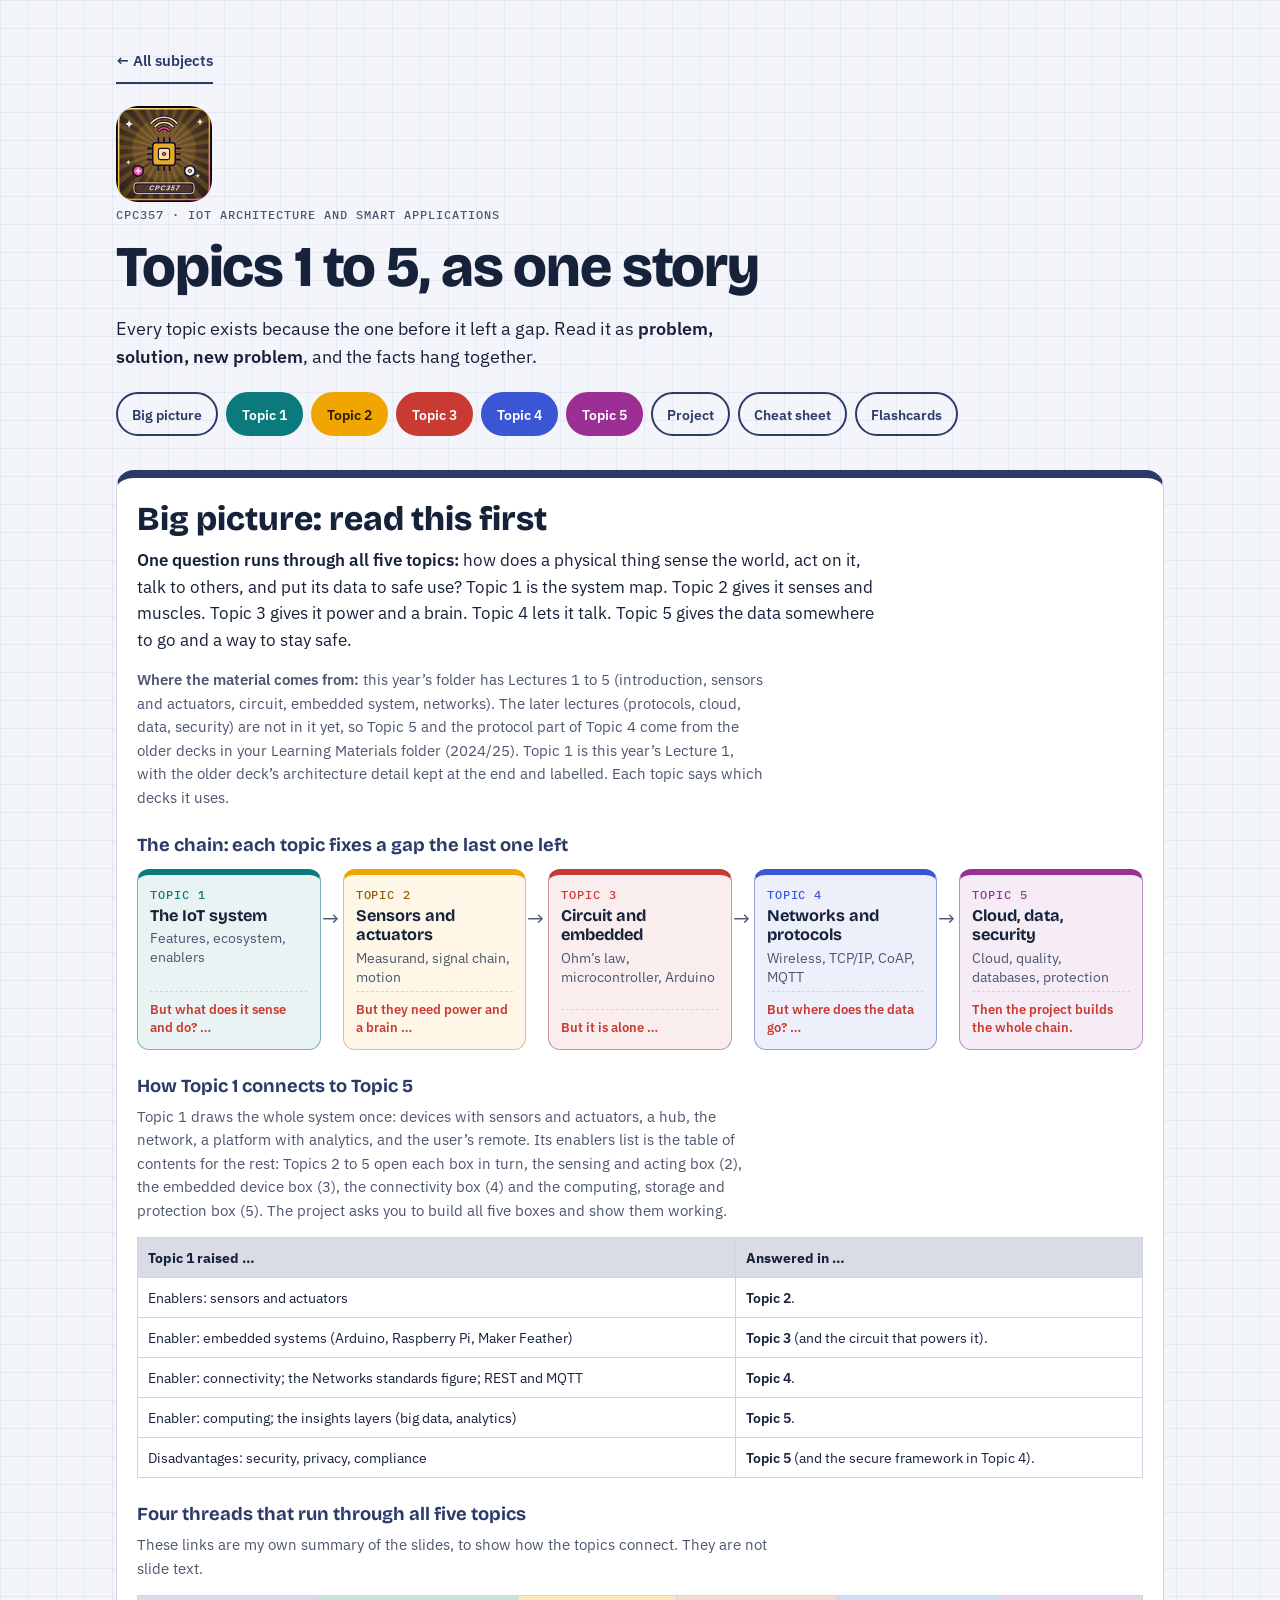
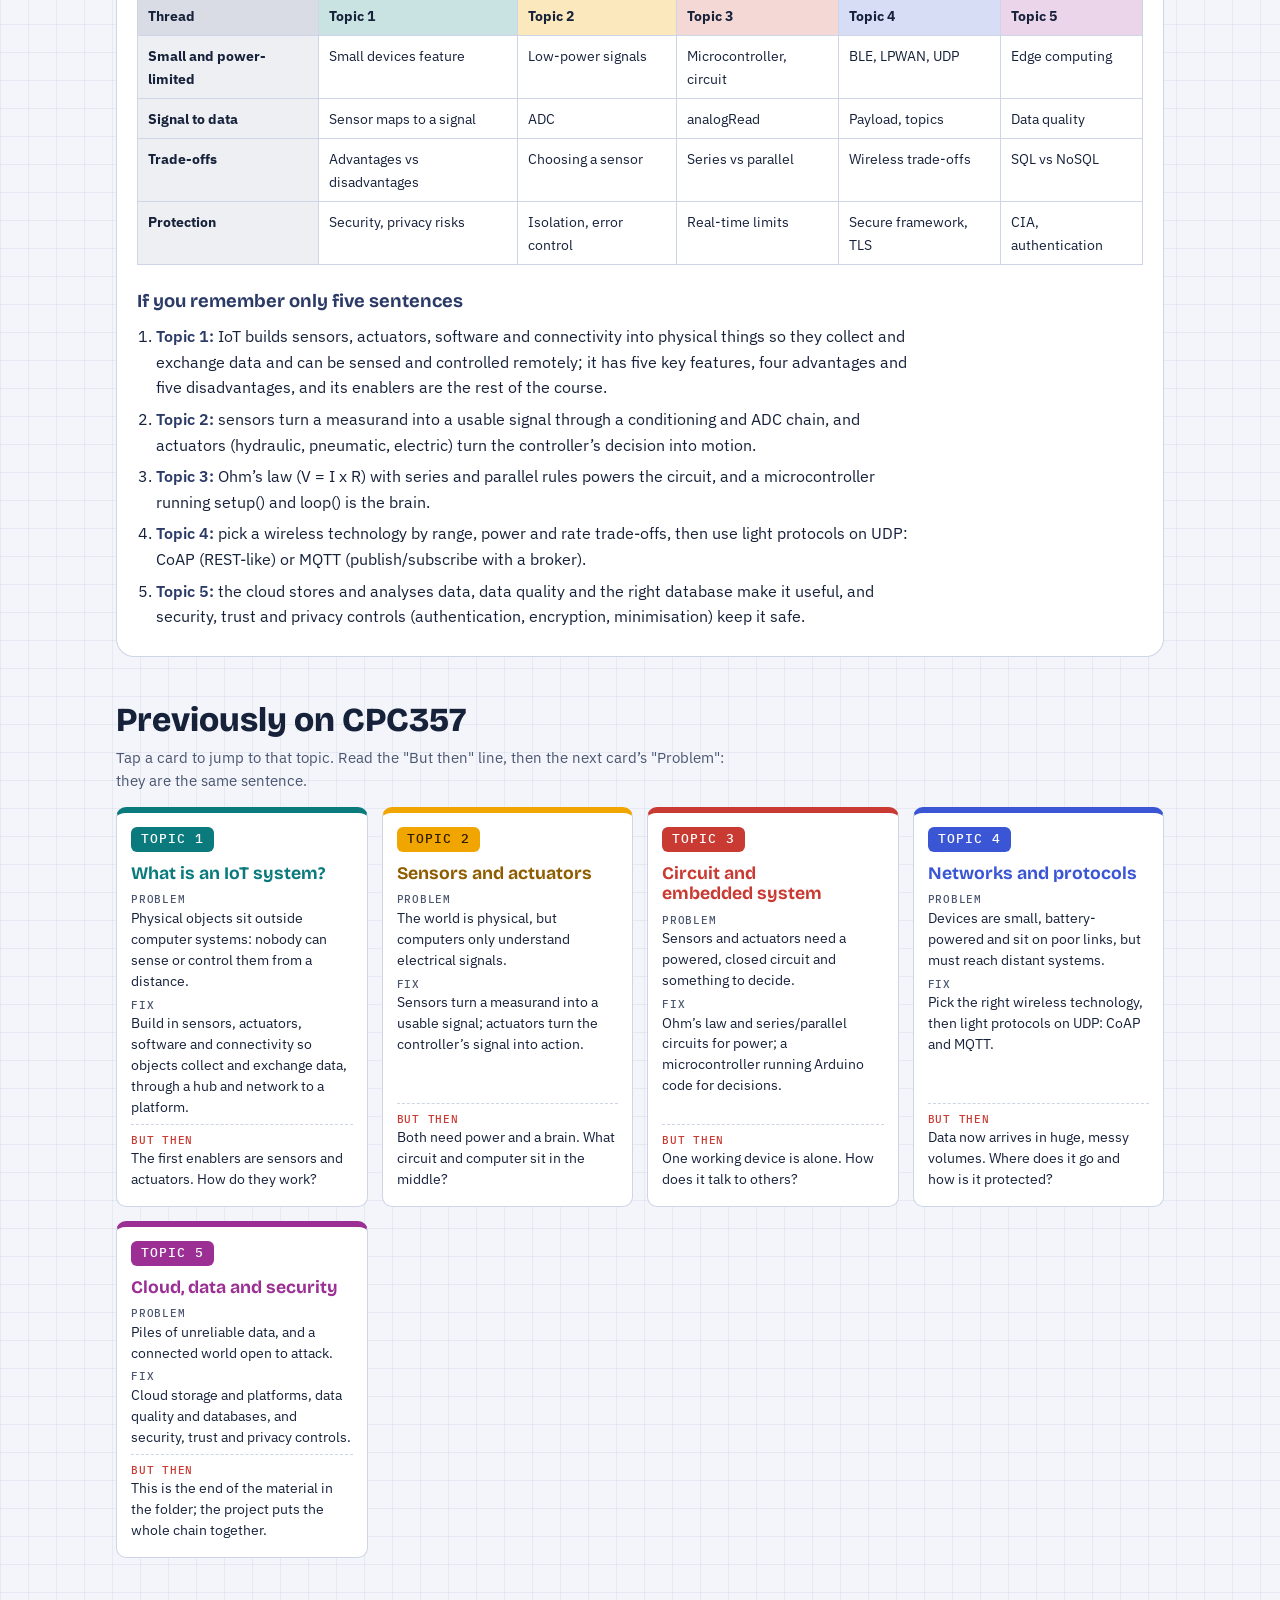
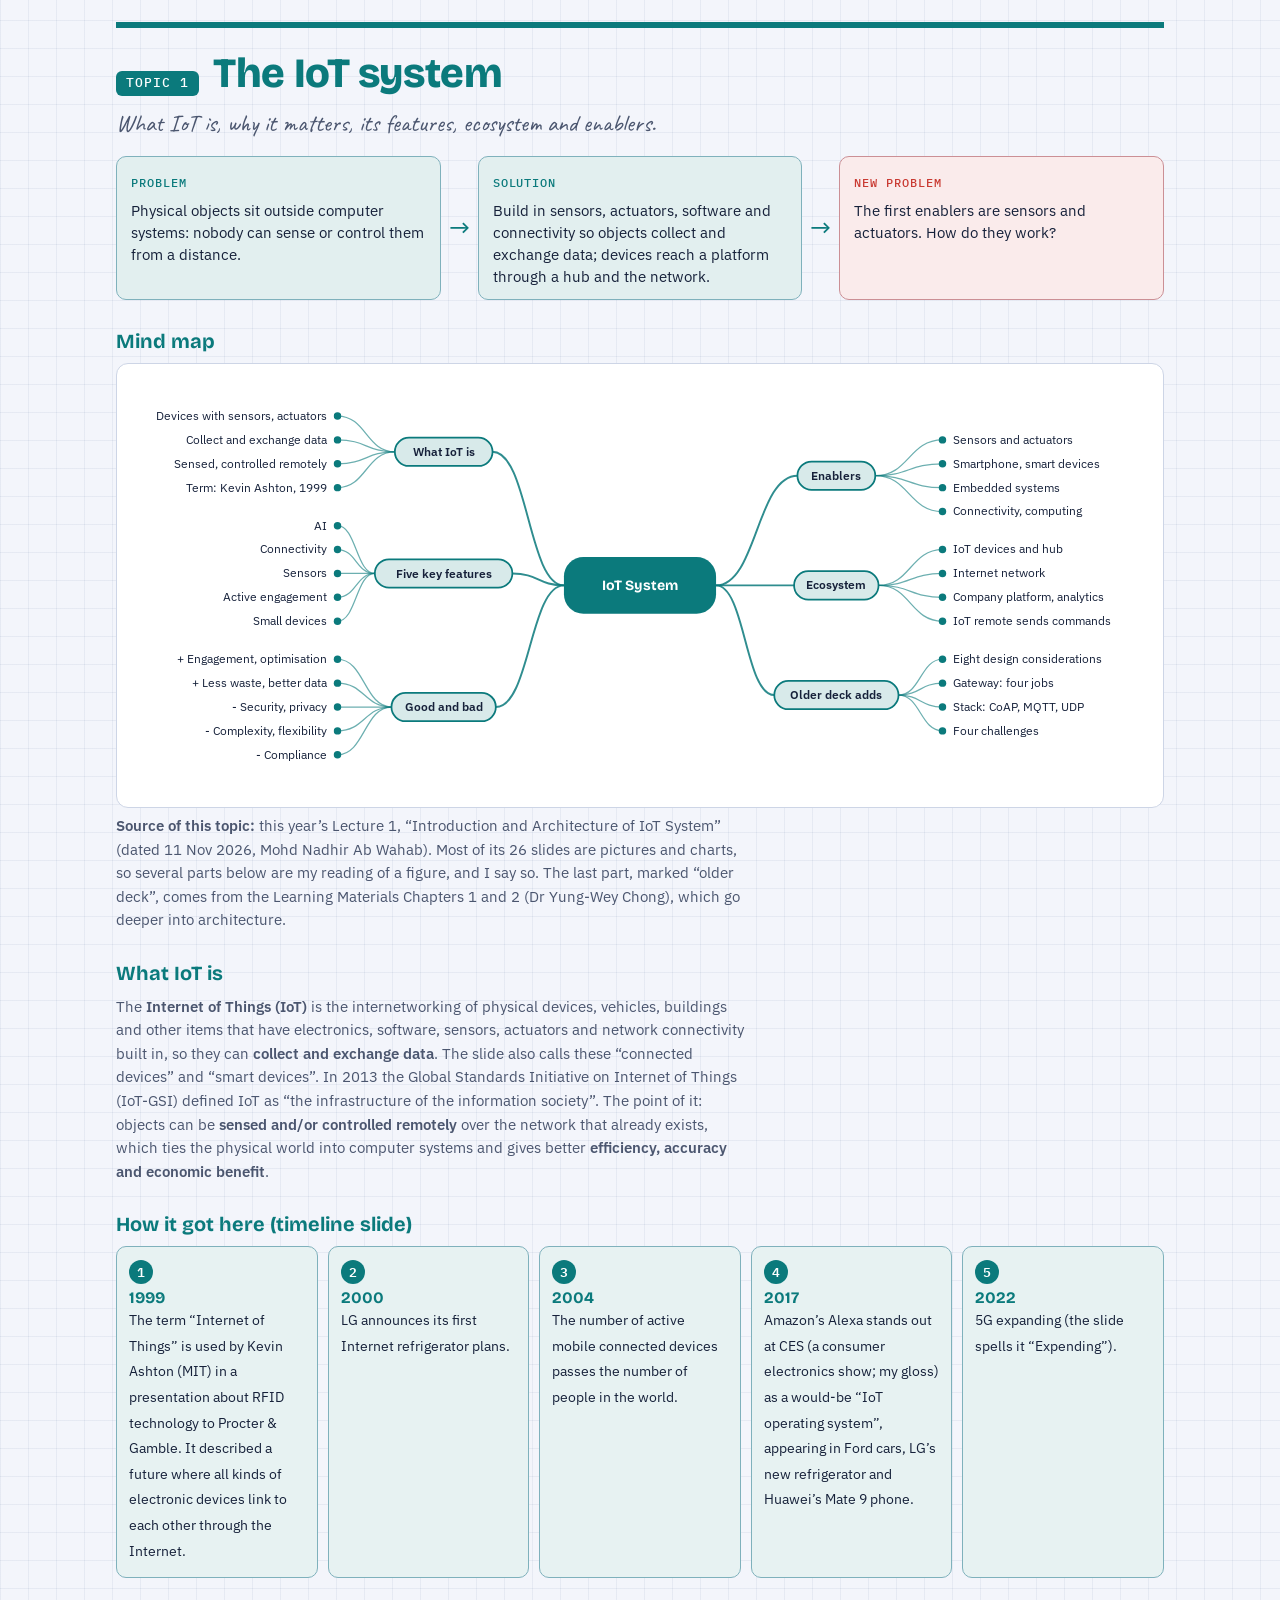
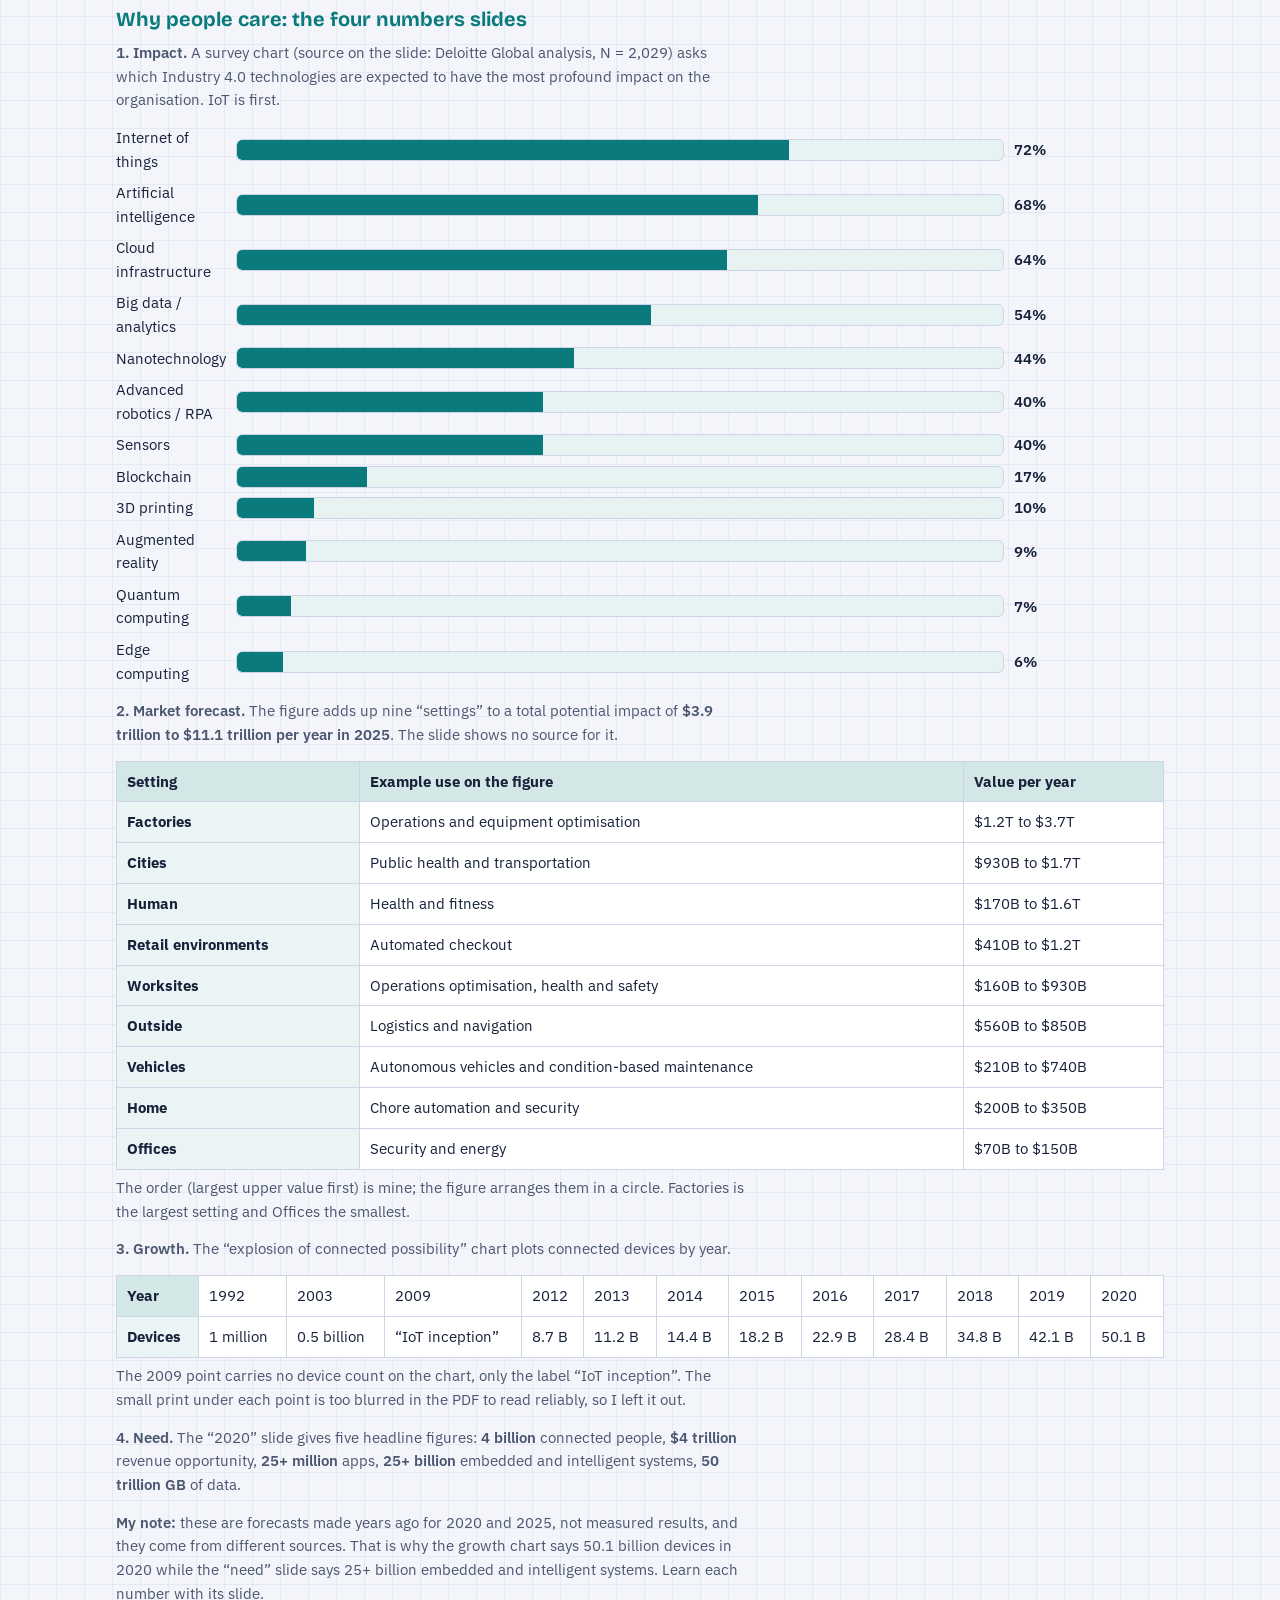
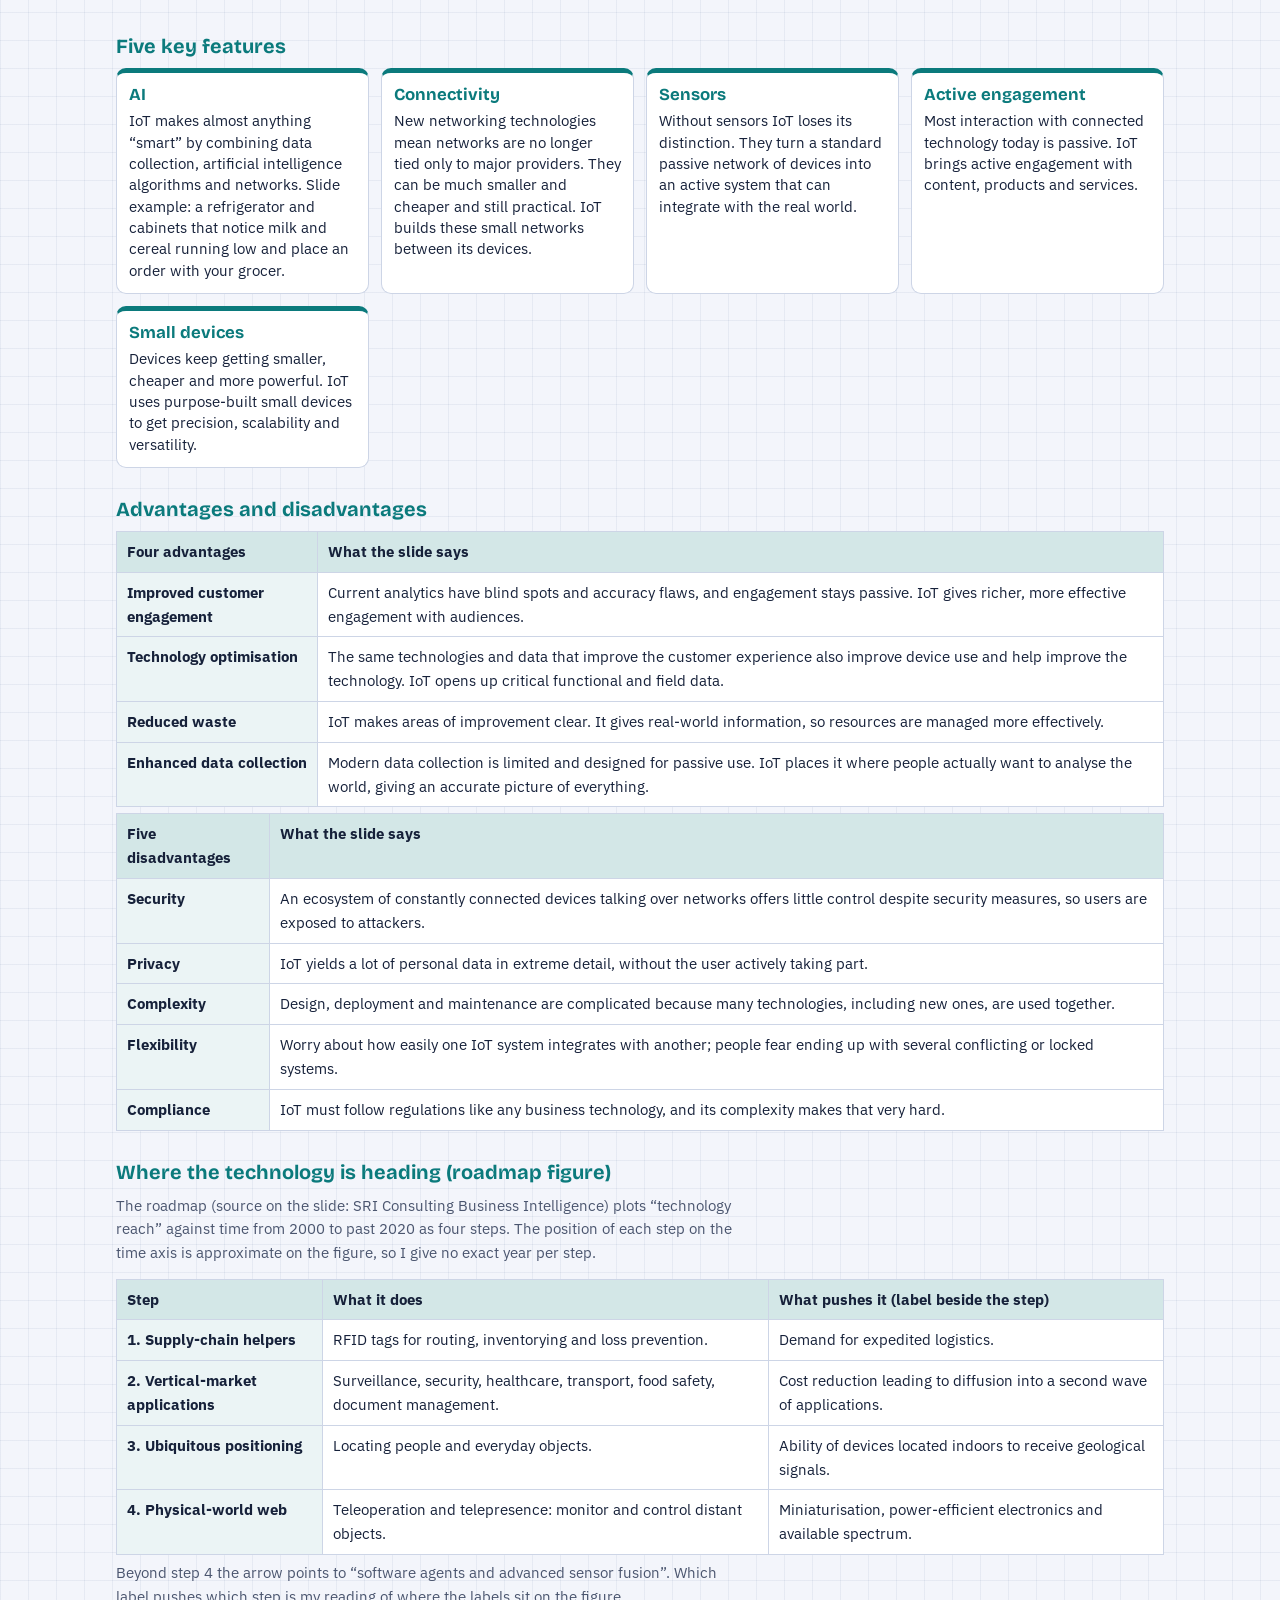
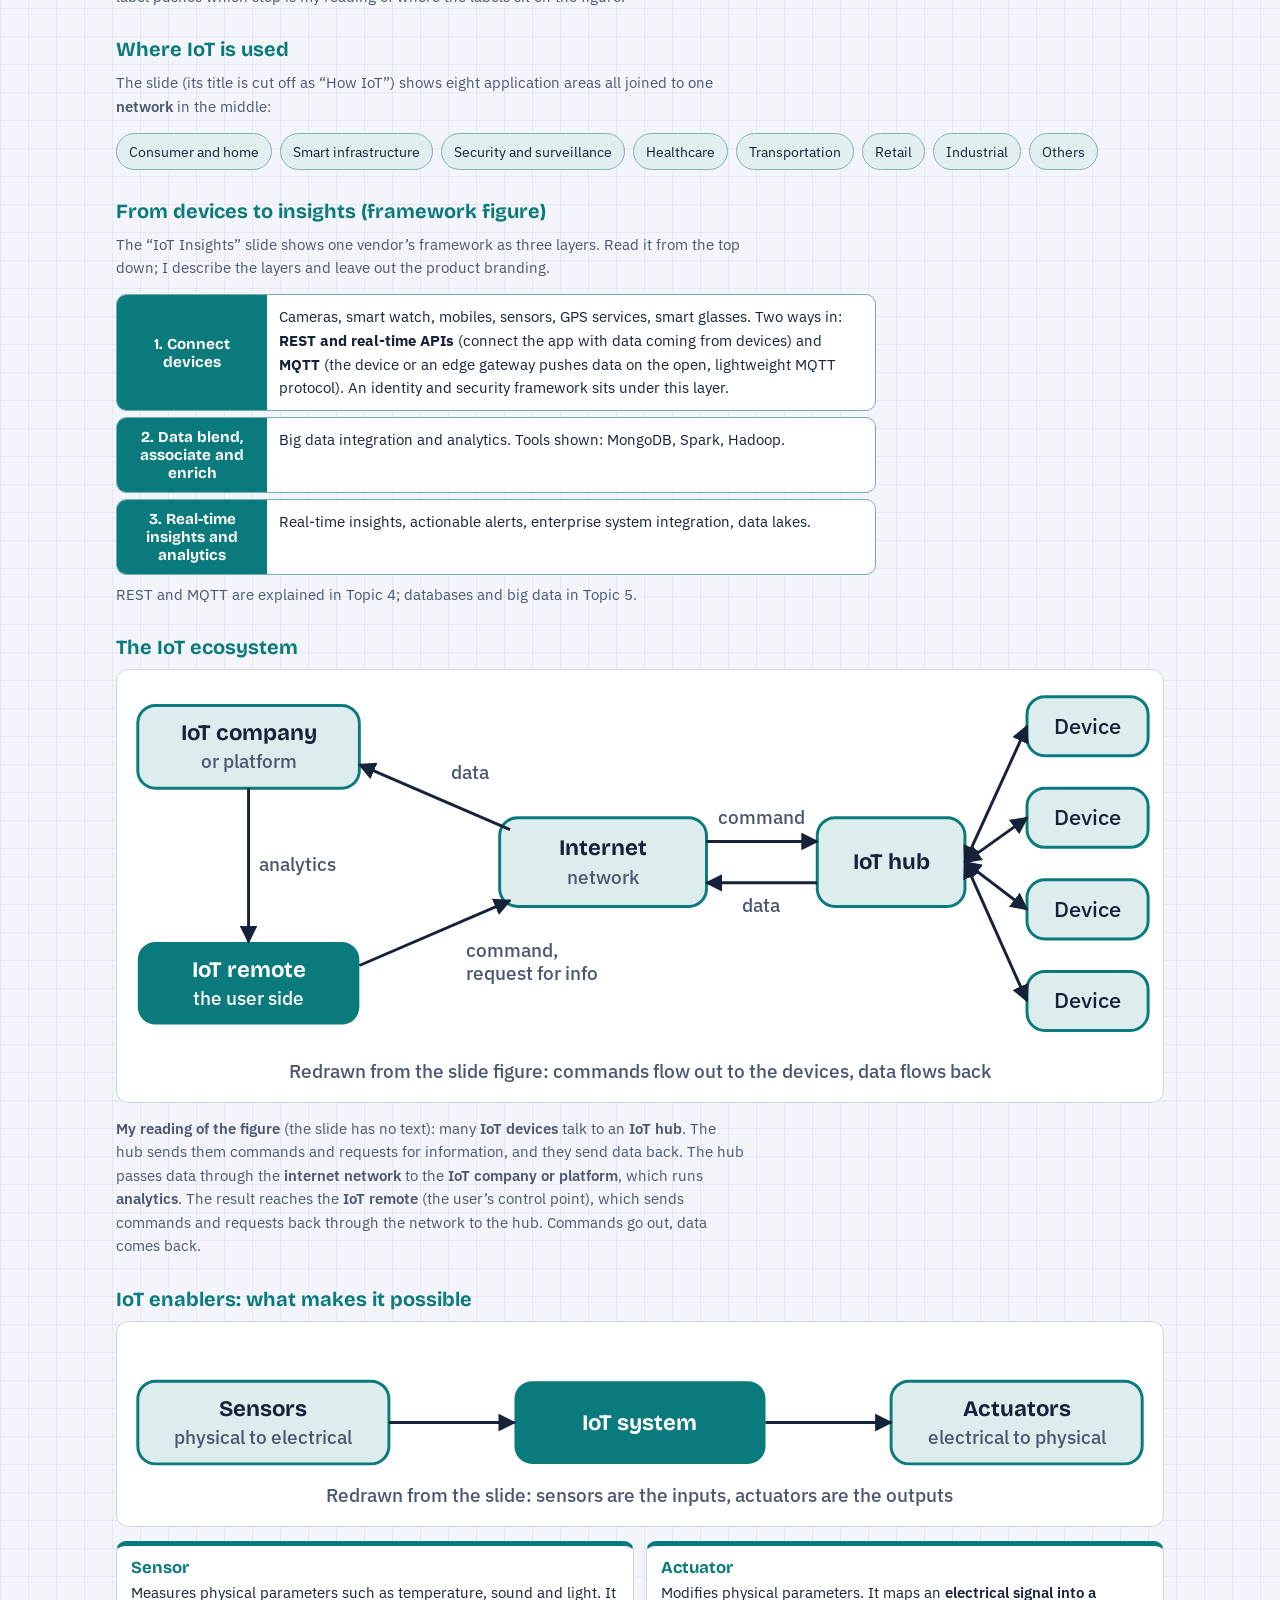
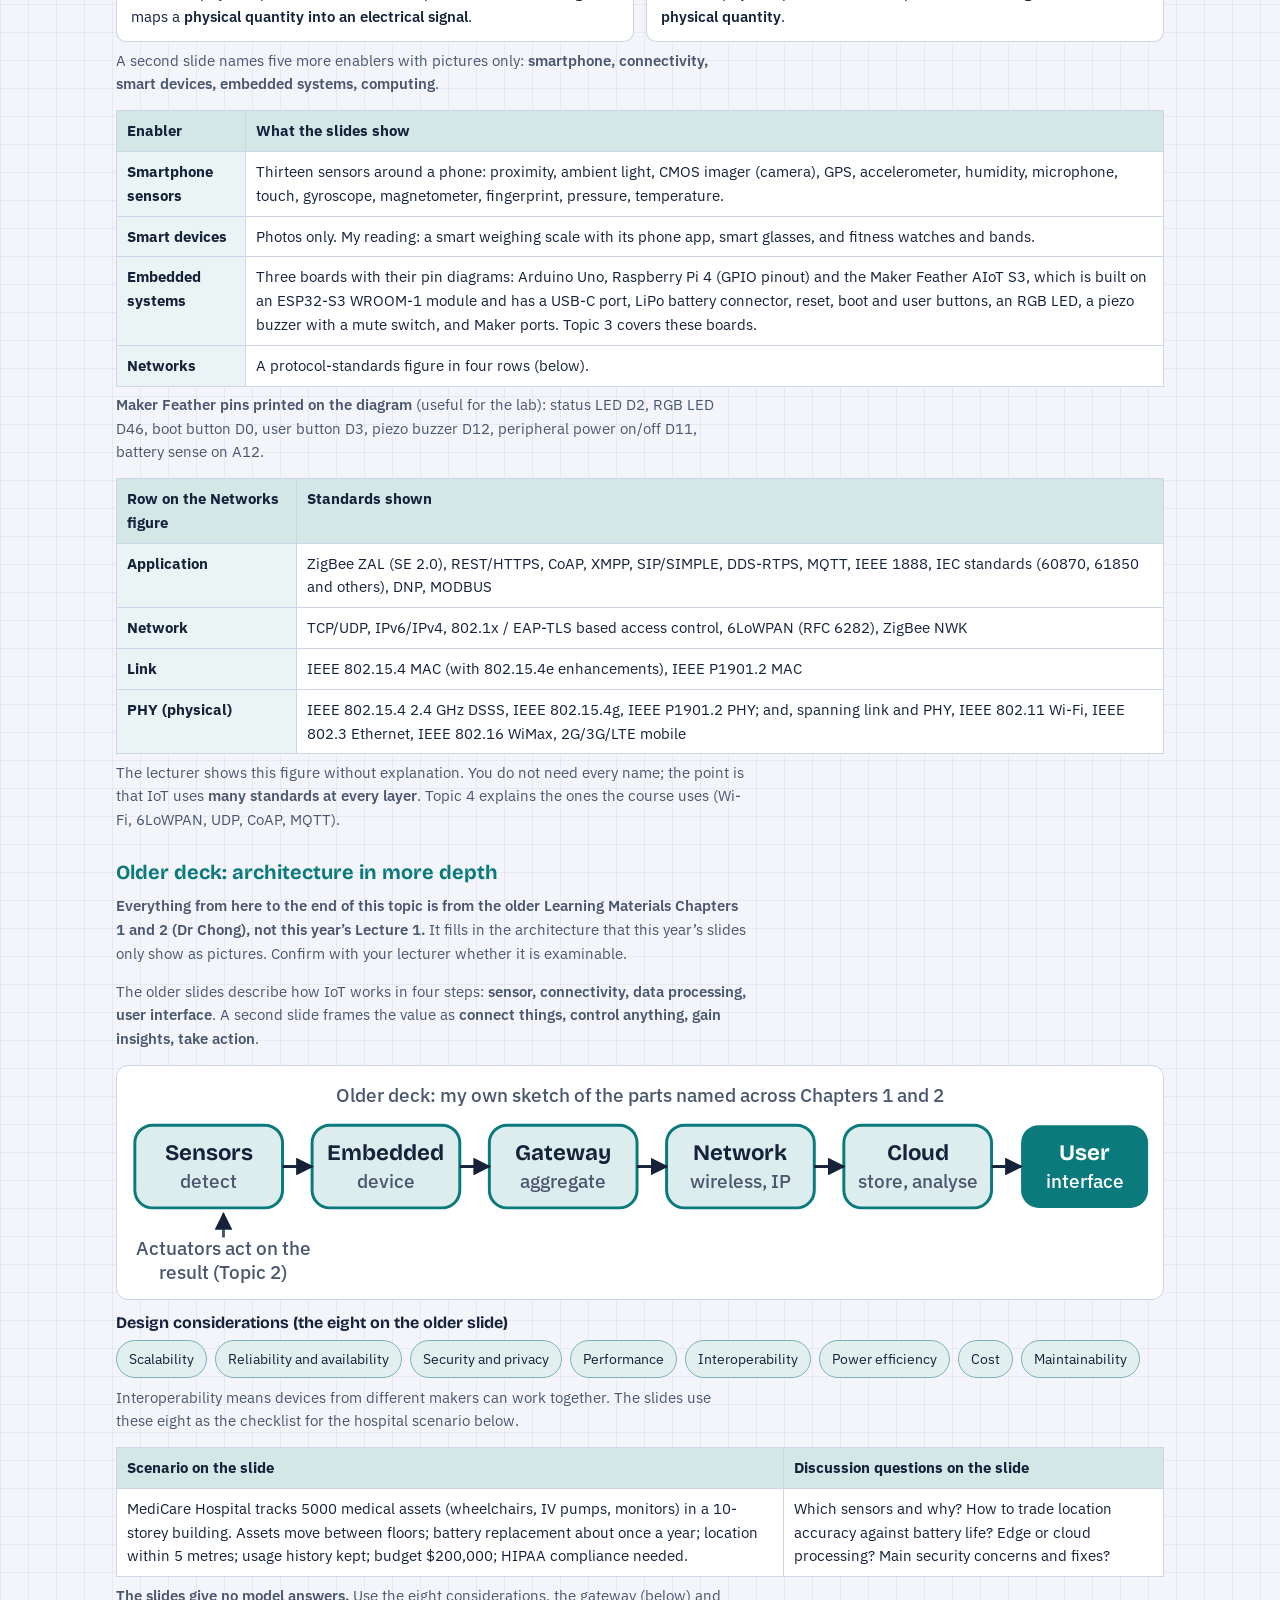
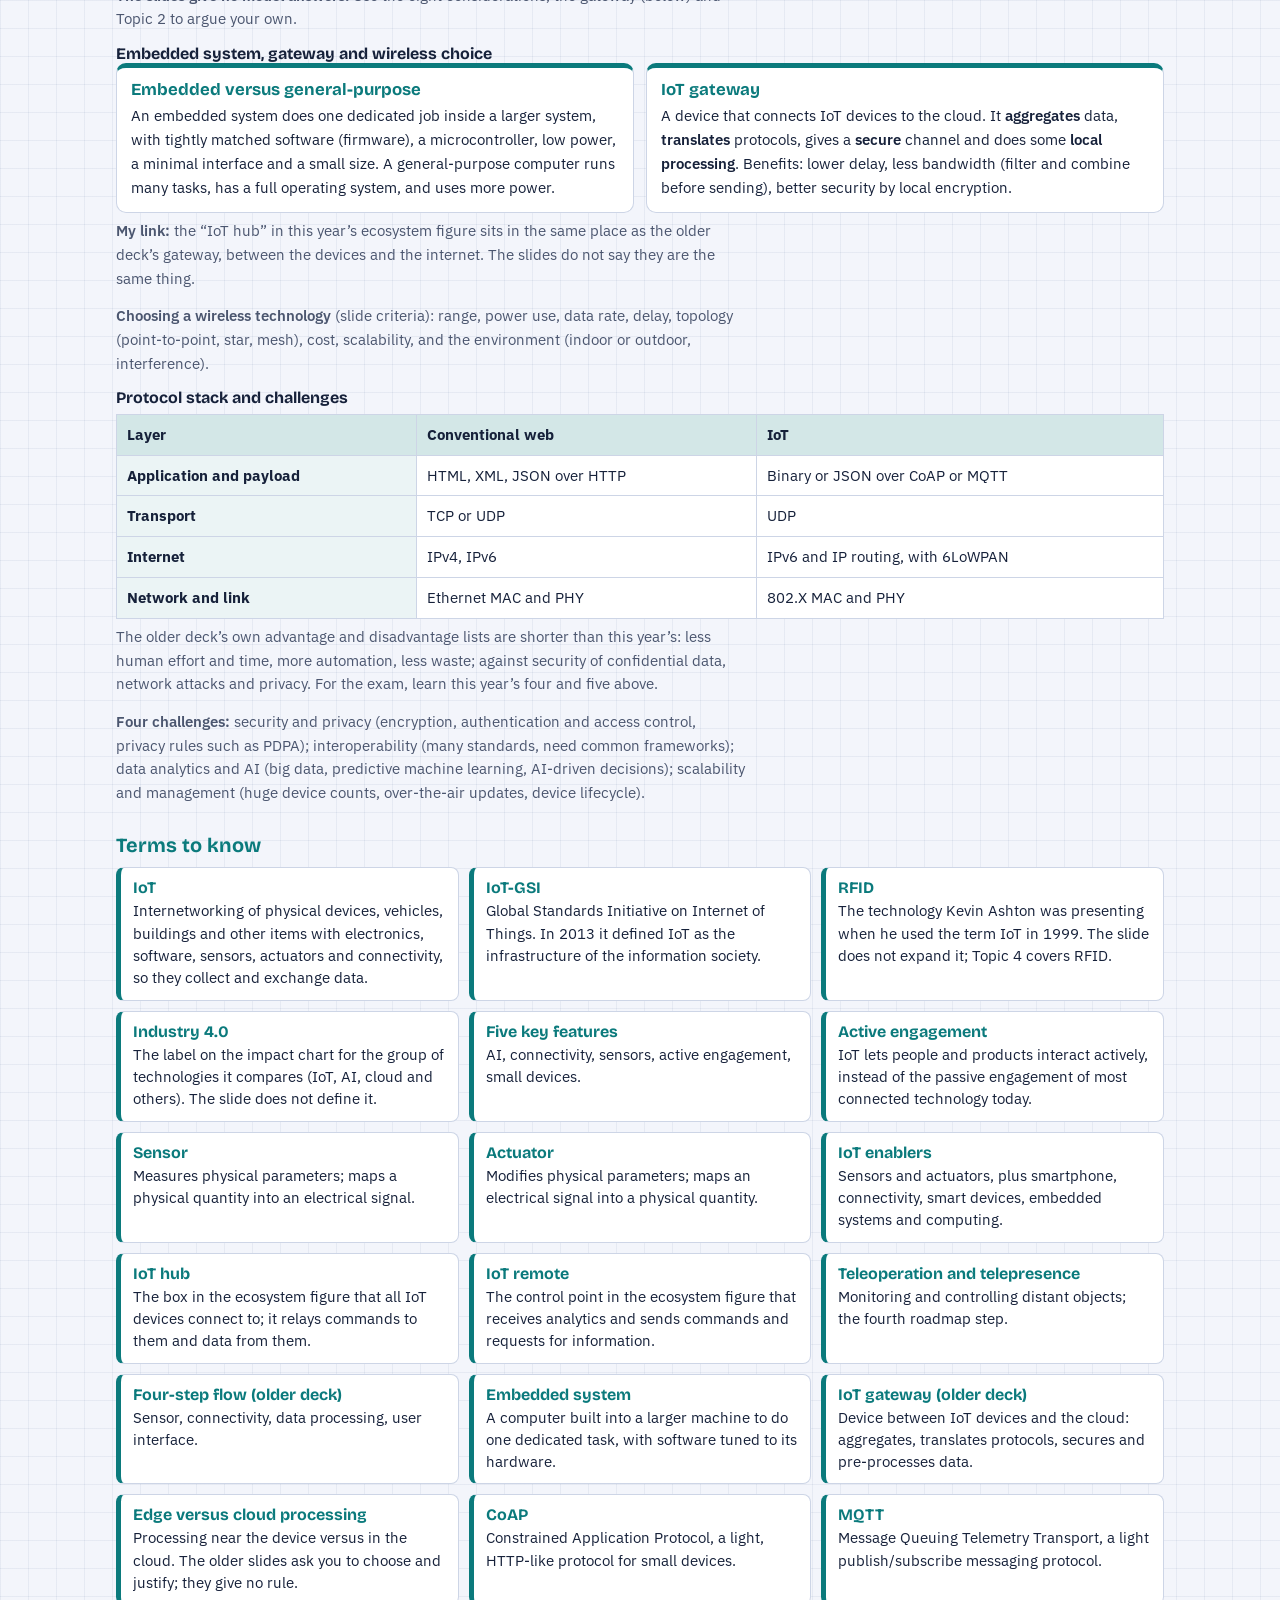
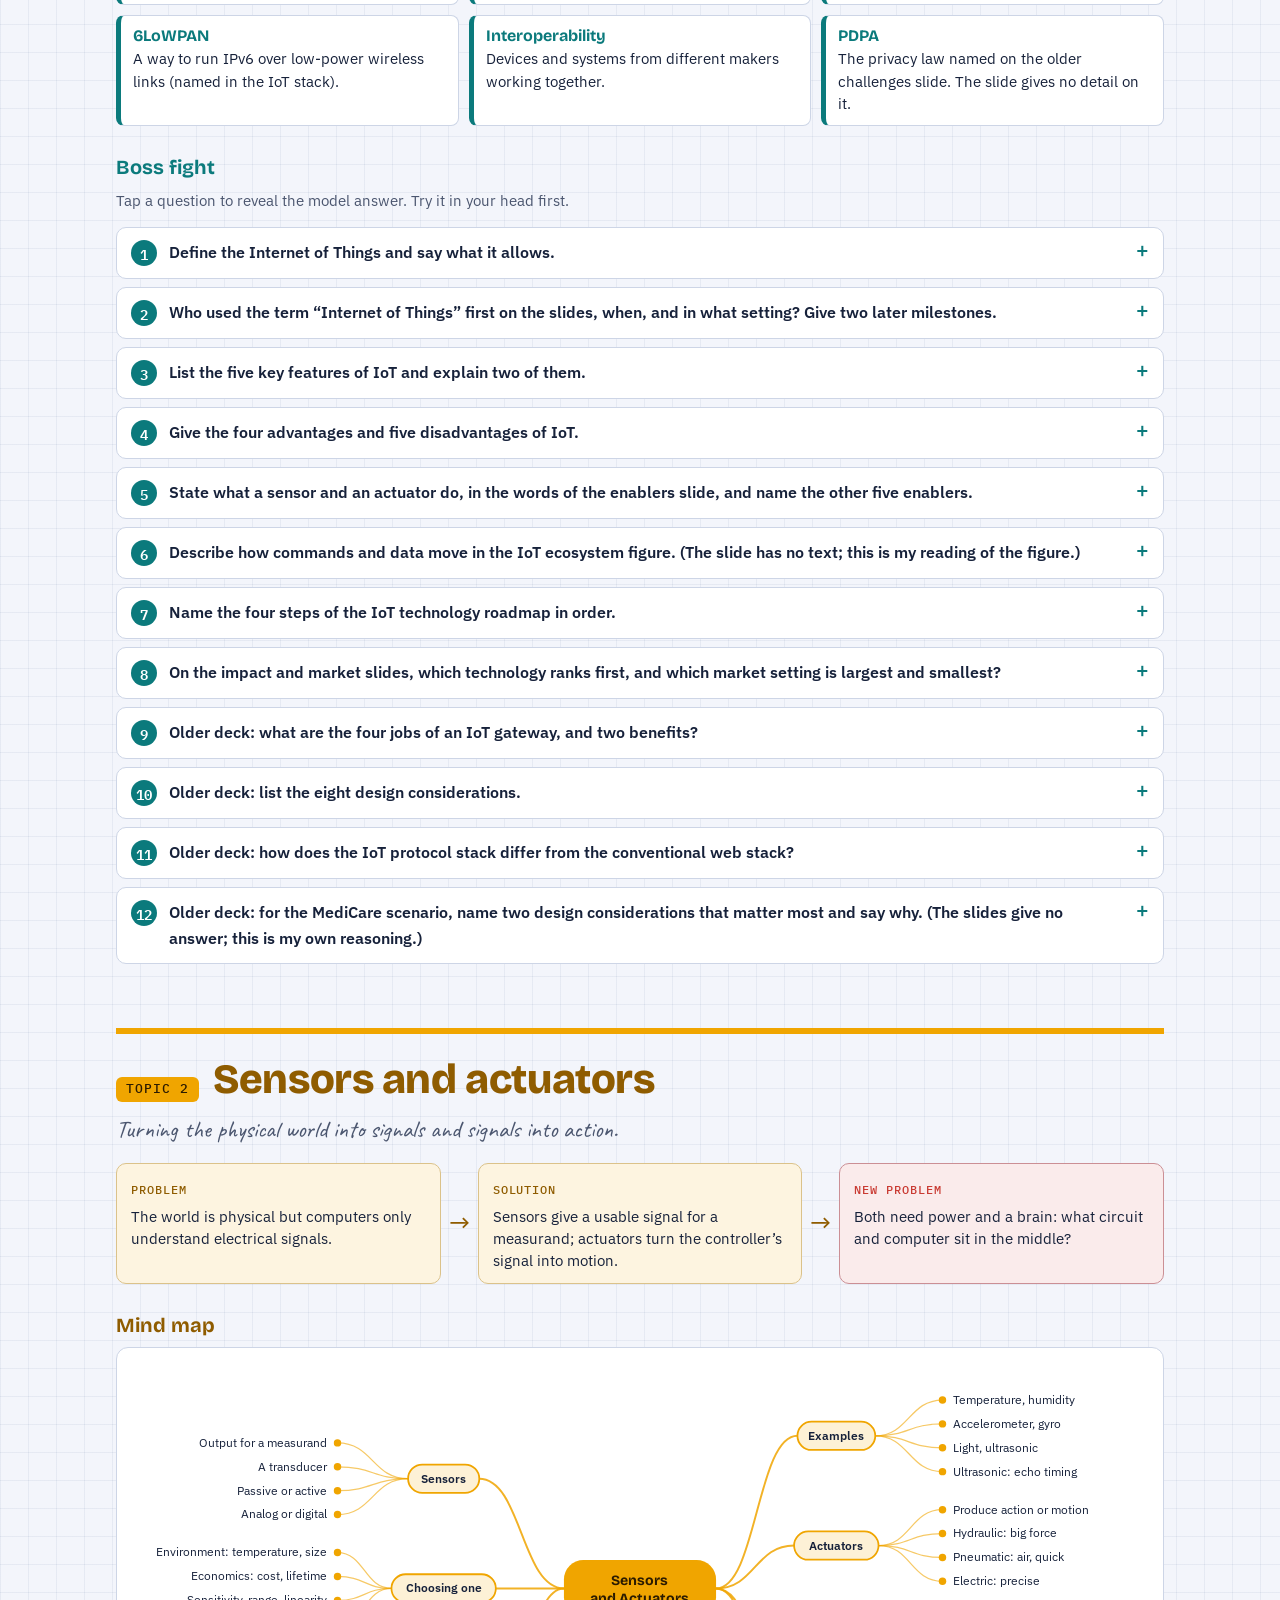
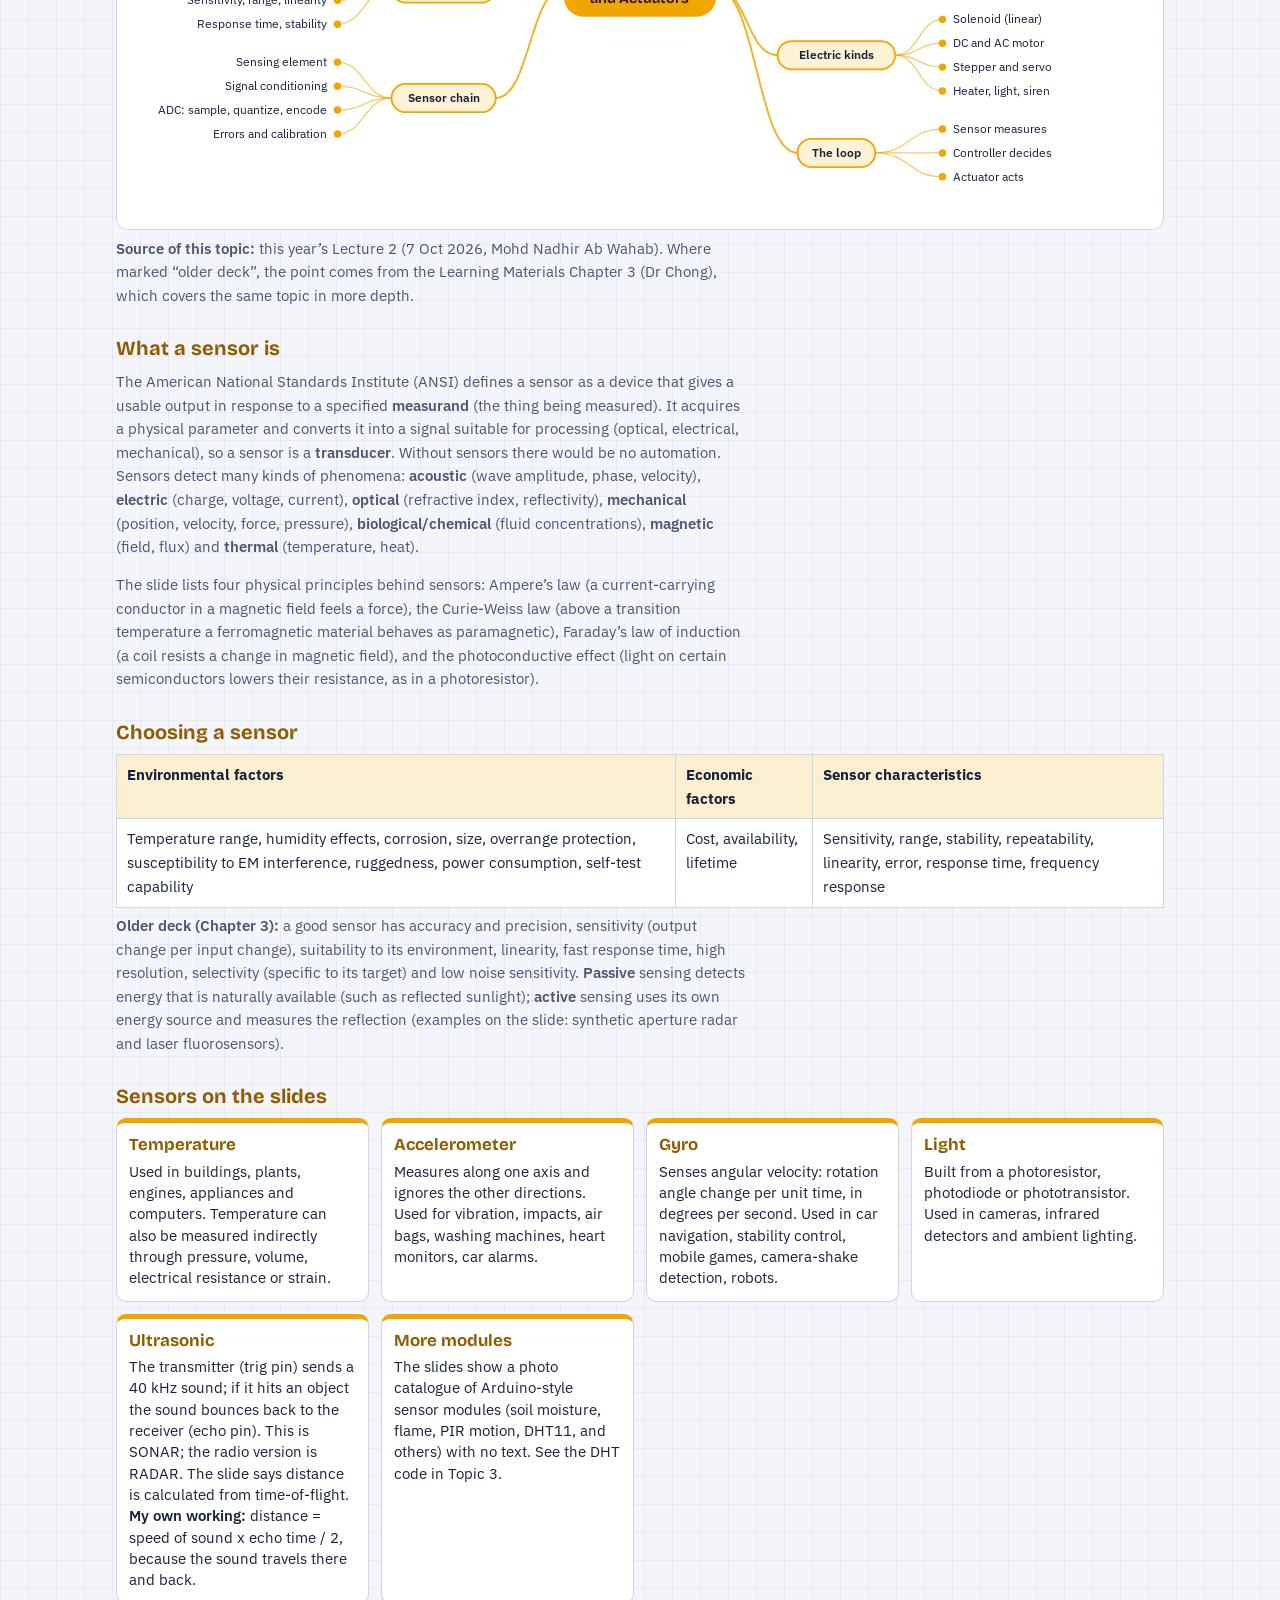
<file: cpc357/index.html>
<!DOCTYPE html>
<html lang="en">
<head>
<meta charset="utf-8">
<meta name="viewport" content="width=device-width, initial-scale=1, viewport-fit=cover">
<meta name="theme-color" content="#060510">
<title>CPC357 Notes: IoT Architecture and Smart Applications</title>
<link rel="icon" href="../favicon.svg" type="image/svg+xml">
<link rel="icon" href="../favicon-32.png" type="image/png" sizes="32x32">
<link rel="apple-touch-icon" href="../apple-touch-icon.png">
<link rel="preconnect" href="https://fonts.googleapis.com">
<link rel="preconnect" href="https://fonts.gstatic.com" crossorigin>
<link href="https://fonts.googleapis.com/css2?family=Bricolage+Grotesque:opsz,wght@12..96,500..800&family=Caveat:wght@600&family=IBM+Plex+Mono:wght@500&family=IBM+Plex+Sans:wght@400;500;600&display=swap" rel="stylesheet">
<style>
/* Design plan: graph-paper study notebook. Cool paper, navy ink, one highlighter colour per week
   (teal, amber, coral, indigo, magenta) so a colour tells you which chapter you are in.
   Layout: single reading column, wide scrollable mind maps, cards for lists. */
:root {
  --paper: #f3f5fb; --card: #ffffff; --ink: #16213a; --muted: #4b566f; --line: #cdd5e6;
  --grid: rgba(54, 78, 140, .07); --brand: #2b3a67; --warn: #c93a32;
  --low: #7fcf8f; --med: #f3d55b; --high: #f2a04a; --crit: #e5584d; --hm-ink: #1b2030;
  --display: "Bricolage Grotesque", "Trebuchet MS", system-ui, sans-serif;
  --body: "IBM Plex Sans", system-ui, -apple-system, "Segoe UI", sans-serif;
  --hand: "Caveat", "Segoe Print", cursive;
  --mono: "IBM Plex Mono", ui-monospace, Menlo, Consolas, monospace;
}
.w1 { --c: #0b7a7c; --on: #ffffff; --ct: #0b7a7c; }
.w2 { --c: #f0a500; --on: #2b1b00; --ct: #8f5c00; }
.w3 { --c: #c93a32; --on: #ffffff; --ct: #c93a32; }
.w4 { --c: #3a56d4; --on: #ffffff; --ct: #3a56d4; }
.w5 { --c: #9b2f94; --on: #ffffff; --ct: #9b2f94; }
.w6 { --c: #1f7a43; --on: #ffffff; --ct: #1f7a43; }
.wx { --c: #2b3a67; --on: #ffffff; --ct: #2b3a67; }

@media (prefers-color-scheme: dark) {
  :root:not([data-theme="light"]) {
    color-scheme: dark;
    --paper: #0f1424; --card: #182036; --ink: #e8ecf8; --muted: #a5afc9; --line: #2c3656;
    --grid: rgba(150, 175, 255, .06); --brand: #aebaf0; --warn: #ff7a6e;
  }
  :root:not([data-theme="light"]) .w1 { --c: #3cc4c6; --on: #0f1424; --ct: #3cc4c6; }
  :root:not([data-theme="light"]) .w2 { --c: #f0b429; --on: #0f1424; --ct: #f0b429; }
  :root:not([data-theme="light"]) .w3 { --c: #ff7a6e; --on: #0f1424; --ct: #ff7a6e; }
  :root:not([data-theme="light"]) .w4 { --c: #8da2ff; --on: #0f1424; --ct: #8da2ff; }
  :root:not([data-theme="light"]) .w5 { --c: #e08ada; --on: #0f1424; --ct: #e08ada; }
  :root:not([data-theme="light"]) .w6 { --c: #6fd68f; --on: #0f1424; --ct: #6fd68f; }
  :root:not([data-theme="light"]) .wx { --c: #aebaf0; --on: #0f1424; --ct: #aebaf0; }
}
:root[data-theme="dark"] {
  color-scheme: dark;
  --paper: #0f1424; --card: #182036; --ink: #e8ecf8; --muted: #a5afc9; --line: #2c3656;
  --grid: rgba(150, 175, 255, .06); --brand: #aebaf0; --warn: #ff7a6e;
}
:root[data-theme="dark"] .w1 { --c: #3cc4c6; --on: #0f1424; --ct: #3cc4c6; }
:root[data-theme="dark"] .w2 { --c: #f0b429; --on: #0f1424; --ct: #f0b429; }
:root[data-theme="dark"] .w3 { --c: #ff7a6e; --on: #0f1424; --ct: #ff7a6e; }
:root[data-theme="dark"] .w4 { --c: #8da2ff; --on: #0f1424; --ct: #8da2ff; }
:root[data-theme="dark"] .w5 { --c: #e08ada; --on: #0f1424; --ct: #e08ada; }
:root[data-theme="dark"] .w6 { --c: #6fd68f; --on: #0f1424; --ct: #6fd68f; }
:root[data-theme="dark"] .wx { --c: #aebaf0; --on: #0f1424; --ct: #aebaf0; }

* { box-sizing: border-box; }
html { scroll-behavior: smooth; -webkit-tap-highlight-color: transparent; }
a, button, summary { touch-action: manipulation; }
body {
  margin: 0; background-color: var(--paper); color: var(--ink);
  background-image: linear-gradient(var(--grid) 1px, transparent 1px), linear-gradient(90deg, var(--grid) 1px, transparent 1px);
  background-size: 28px 28px;
  font: 400 16px/1.6 var(--body);
}
main, .hero, .foot { max-width: 1080px; margin-inline: auto; padding-inline: 16px; }
h1, h2, h3, h4 { font-family: var(--display); text-wrap: balance; line-height: 1.15; margin: 0; }
b { font-weight: 600; }
a { color: inherit; }
:focus-visible { outline: 3px solid var(--brand); outline-offset: 2px; }
.small { color: var(--muted); font-size: .92rem; margin: .4rem 0 .9rem; max-width: 70ch; }
.note { font-family: var(--hand); font-size: 1.25rem; color: var(--ct, var(--brand)); }

/* hero */
.hero { padding-top: 40px; padding-bottom: 8px; }
.hero .subj { display: block; width: 96px; height: 96px; margin: 14px 0 6px; border-radius: 22px; }
.eyebrow { font: 500 .78rem/1 var(--mono); letter-spacing: .08em; text-transform: uppercase; color: var(--muted); margin: 0 0 14px; }
.hero h1 { font-size: clamp(2.1rem, 6vw, 3.6rem); font-weight: 800; letter-spacing: -.02em; }
.lead { max-width: 60ch; font-size: 1.12rem; margin: 14px 0 20px; }
.jump { display: flex; flex-wrap: wrap; gap: 8px; }
.jump a {
  text-decoration: none; font-weight: 600; font-size: .9rem; padding: 7px 14px; min-height: 44px; display: inline-flex; align-items: center; border-radius: 999px;
  background: var(--c); color: var(--on); border: 2px solid var(--c);
}
.jump a.wx { background: transparent; color: var(--ct); border-color: var(--c); }

/* sections */
.band { margin-top: 44px; }
.sec { font-size: clamp(1.5rem, 3.6vw, 2.1rem); font-weight: 800; margin-bottom: 6px; }
.week { margin-top: 64px; padding-top: 22px; border-top: 6px solid var(--c); }
.week h3, .band h3 { font-size: 1.25rem; font-weight: 700; margin: 30px 0 10px; color: var(--ct); }
.week-head { display: flex; flex-wrap: wrap; align-items: baseline; gap: 6px 14px; margin-bottom: 14px; }
.wk { font: 500 .8rem/1 var(--mono); text-transform: uppercase; letter-spacing: .08em; background: var(--c); color: var(--on); padding: 6px 10px; border-radius: 6px; }
.week-head h2 { font-size: clamp(1.7rem, 4.4vw, 2.6rem); font-weight: 800; color: var(--ct); letter-spacing: -.01em; }
.blurb { flex-basis: 100%; margin: 0; font-family: var(--hand); font-size: 1.5rem; color: var(--muted); }

/* previously-on cards */
.story { list-style: none; padding: 0; margin: 14px 0 0; display: grid; grid-template-columns: repeat(auto-fit, minmax(200px, 1fr)); gap: 14px; }
.story a {
  display: flex; flex-direction: column; gap: 6px; height: 100%; text-decoration: none; padding: 14px 14px 16px;
  background: var(--card); border: 1px solid var(--line); border-top: 6px solid var(--c); border-radius: 10px;
}
.story .wk { align-self: flex-start; }
.story h3 { margin: 6px 0 2px; font-size: 1.1rem; color: var(--ct); }
.story p { margin: 0; font-size: .9rem; line-height: 1.45; }
.story p b { display: block; font: 500 .7rem/1.4 var(--mono); text-transform: uppercase; letter-spacing: .07em; color: var(--muted); }
.story .but { margin-top: auto; padding-top: 8px; border-top: 1px dashed var(--line); }
.story .but b { color: var(--warn); }

/* problem, solution, new problem */
.psn { display: flex; flex-wrap: wrap; align-items: stretch; gap: 8px; margin: 8px 0 4px; }
.psn > div { flex: 1 1 230px; padding: 12px 14px; border-radius: 10px; background: color-mix(in srgb, var(--c) 12%, var(--card)); border: 1px solid color-mix(in srgb, var(--c) 40%, var(--line)); }
.psn > .n { background: color-mix(in srgb, var(--warn) 10%, var(--card)); border-color: color-mix(in srgb, var(--warn) 45%, var(--line)); }
.psn b { font: 500 .72rem/1.4 var(--mono); text-transform: uppercase; letter-spacing: .08em; color: var(--ct); }
.psn .n b { color: var(--warn); }
.psn p { margin: 4px 0 0; font-size: .95rem; line-height: 1.45; }
.psn .arr { align-self: center; font-size: 1.6rem; color: var(--ct); }
@media (max-width: 820px) { .psn .arr { flex-basis: 100%; text-align: center; transform: rotate(90deg); height: 24px; line-height: 24px; } }

/* mind map */
.mm-wrap { overflow-x: auto; background: var(--card); border: 1px solid var(--line); border-radius: 12px; padding: 10px; -webkit-overflow-scrolling: touch; }
.mm-wrap .hint { display: none; margin: 0 0 4px; font: 500 .75rem/1 var(--mono); color: var(--muted); }
.mm { display: block; width: 100%; min-width: 940px; height: auto; font-family: var(--body); }
.mm-link { fill: none; stroke: var(--c); stroke-width: 2.2; opacity: .85; }
.mm-link.thin { stroke-width: 1.4; opacity: .6; }
.mm-center { fill: var(--c); }
.mm-ctxt { fill: var(--on); font: 700 16px var(--display); }
.mm-branch { fill: color-mix(in srgb, var(--c) 16%, var(--card)); stroke: var(--c); stroke-width: 2; }
.mm-btxt { fill: var(--ink); font: 600 13.5px var(--body); }
.mm-leaf { fill: var(--ink); font: 400 13.5px var(--body); }
.mm-dot { fill: var(--c); }
@media (max-width: 960px) { .mm-wrap .hint { display: block; } }

/* pictures */
.shots { display: grid; grid-template-columns: repeat(auto-fit, minmax(min(100%, 330px), 1fr)); gap: 16px; }
.shot { margin: 0; background: var(--card); border: 1px solid var(--line); border-radius: 12px; padding: 8px; }
.zoom { display: block; width: 100%; padding: 0; border: 0; background: none; cursor: zoom-in; border-radius: 8px; overflow: hidden; }
.shot img { display: block; width: 100%; height: auto; max-width: 100%; border-radius: 6px; }
.shot figcaption { font-size: .88rem; color: var(--muted); padding: 8px 4px 4px; line-height: 1.45; }
#lightbox { max-width: 96vw; max-height: 94vh; padding: 10px; border: 0; border-radius: 12px; background: var(--card); color: var(--ink); }
#lightbox::backdrop { background: rgba(8, 12, 24, .72); }
#lightbox img { display: block; max-width: 92vw; max-height: 82vh; margin: 8px auto 0; }
#lightbox .close { font: 600 .9rem var(--body); padding: 8px 16px; border-radius: 999px; border: 2px solid var(--brand); background: transparent; color: var(--ink); cursor: pointer; }

/* terms */
.terms { display: grid; grid-template-columns: repeat(auto-fit, minmax(min(100%, 290px), 1fr)); gap: 10px; margin: 0; }
.terms > div { background: var(--card); border: 1px solid var(--line); border-left: 5px solid var(--c); border-radius: 8px; padding: 10px 12px; }
.terms dt { font: 700 1rem var(--display); color: var(--ct); }
.terms dd { margin: 3px 0 0; font-size: .93rem; line-height: 1.5; }

/* tables */
.tbl-wrap { overflow-x: auto; margin: 6px 0; }
table { border-collapse: collapse; width: 100%; background: var(--card); font-size: .93rem; }
th, td { border: 1px solid var(--line); padding: 8px 10px; text-align: left; vertical-align: top; }
thead th { background: color-mix(in srgb, var(--c) 18%, var(--card)); }
tbody th { background: color-mix(in srgb, var(--c) 8%, var(--card)); }
th small { font-weight: 400; color: var(--muted); }
table.gen th, table.gen td { min-width: 140px; }

/* week 1 staircase */
.ladder { list-style: none; margin: 8px 0; padding: 0; display: grid; grid-template-columns: repeat(2, 1fr); gap: 8px; }
.ladder li {
  display: flex; flex-direction: column; gap: 2px; padding: 10px 10px 12px; border-radius: 10px; border: 1px solid var(--c);
  background: color-mix(in srgb, var(--c) calc(6% + var(--i) * 3.5%), var(--card));
}
.ladder .n { font: 500 .75rem/1 var(--mono); color: var(--ct); }
.ladder b { font-family: var(--display); font-size: 1.02rem; }
.ladder small { font-size: .82rem; line-height: 1.35; color: var(--muted); }
@media (min-width: 780px) {
  .ladder { grid-template-columns: repeat(5, 1fr); align-items: start; }
  .ladder li { margin-top: calc((4 - var(--j)) * 16px); }
}

/* week 2 pipeline, week 3 flow */
.pipe, .flow5 { list-style: none; margin: 8px 0 14px; padding: 0; display: flex; flex-wrap: wrap; gap: 12px; counter-reset: s; }
.pipe li, .flow5 li {
  counter-increment: s; position: relative; flex: 1 1 190px; padding: 12px 12px 14px 12px; border-radius: 10px;
  background: color-mix(in srgb, var(--c) 12%, var(--card)); border: 1px solid color-mix(in srgb, var(--c) 45%, var(--line));
}
.pipe li::before, .flow5 li::before { content: counter(s); display: inline-grid; place-items: center; width: 26px; height: 26px; margin-bottom: 6px; border-radius: 50%; background: var(--c); color: var(--on); font: 600 .85rem var(--mono); }
.pipe b, .flow5 b { display: block; font-family: var(--display); font-size: 1.05rem; color: var(--ct); }
.pipe span, .flow5 span { display: block; font-size: .9rem; line-height: 1.45; }
@media (min-width: 900px) { .pipe li:not(:last-child)::after, .flow5 li:not(:last-child)::after { content: "\2192"; position: absolute; right: -14px; top: 50%; transform: translateY(-50%); font-size: 1.3rem; color: var(--ct); background: var(--paper); line-height: 1; z-index: 1; } }

/* callouts and answers */
.callout { margin: 16px 0; padding: 12px 14px; border-radius: 10px; background: var(--card); border: 1px solid var(--line); border-left: 6px solid var(--brand); font-size: .95rem; }
.callout.trap { border-left-color: var(--warn); background: color-mix(in srgb, var(--warn) 8%, var(--card)); }
.callout.trap b:first-child { color: var(--warn); }
.hook { font: 500 .95rem var(--mono); padding: 8px 10px; border-radius: 8px; background: color-mix(in srgb, var(--c) 12%, var(--card)); }
.qa { background: var(--card); border: 1px solid var(--line); border-radius: 10px; margin: 8px 0; }
.qa summary { cursor: pointer; list-style: none; padding: 12px 14px 12px 14px; display: flex; gap: 12px; align-items: flex-start; font-weight: 600; }
.qa summary::-webkit-details-marker { display: none; }
.qa summary::after { content: "+"; margin-left: auto; font: 500 1.3rem/1 var(--mono); color: var(--ct); }
.qa[open] summary::after { content: "\2212"; }
.qn { flex: none; display: grid; place-items: center; width: 26px; height: 26px; border-radius: 50%; background: var(--c); color: var(--on); font: 600 .85rem var(--mono); }
.ans { padding: 0 14px 12px 52px; }
.ans p { margin: 8px 0; } .ans ul { margin: 8px 0; padding-left: 1.1rem; }

/* week 3 */
.heat-wrap { display: grid; gap: 14px; grid-template-columns: minmax(0, 1.5fr) minmax(0, 1fr); align-items: start; }
@media (max-width: 820px) { .heat-wrap { grid-template-columns: 1fr; } }
.heat { background: none; }
.heat th, .heat td { text-align: center; vertical-align: middle; }
.heat thead th, .heat tbody th { font-size: .8rem; background: var(--card); }
.heat .corner { font-family: var(--mono); }
.heat td { color: var(--hm-ink); font-size: 1.15rem; height: 54px; min-width: 62px; }
.heat td small { display: block; font-size: .62rem; line-height: 1.1; font-weight: 500; }
.heat .low, .sw.low { background: var(--low); } .heat .med, .sw.med { background: var(--med); }
.heat .high, .sw.high { background: var(--high); } .heat .crit, .sw.crit { background: var(--crit); }
.heat td.key { outline: 3px solid var(--ink); outline-offset: -3px; }
.legend { list-style: none; margin: 0; padding: 0; display: grid; gap: 8px; font-size: .9rem; }
.legend li { display: flex; gap: 10px; align-items: flex-start; }
.sw { flex: none; width: 18px; height: 18px; border-radius: 4px; margin-top: 3px; border: 1px solid var(--line); }
.strat { display: grid; grid-template-columns: repeat(auto-fit, minmax(150px, 1fr)); gap: 10px; margin: 12px 0; }
.strat div { padding: 10px 12px; border-radius: 10px; background: color-mix(in srgb, var(--c) 12%, var(--card)); border: 1px solid color-mix(in srgb, var(--c) 45%, var(--line)); }
.strat b { display: block; font: 700 1.1rem var(--display); color: var(--ct); }
.strat span { font-size: .88rem; }
.cards3 { display: grid; grid-template-columns: repeat(auto-fit, minmax(230px, 1fr)); gap: 12px; }
.cards3 .c { background: var(--card); border: 1px solid var(--line); border-top: 5px solid var(--c); border-radius: 10px; padding: 12px; }
.cards3 h4 { font-size: 1.05rem; color: var(--ct); }
.cards3 p { margin: 6px 0 0; font-size: .92rem; line-height: 1.45; }
.cards3 .eg { color: var(--muted); } .cards3 .imp { font-weight: 600; }

/* week 4 */
.dbmap { display: grid; grid-template-columns: minmax(0, 1fr) auto minmax(0, 1fr); gap: 8px 12px; align-items: center; max-width: 640px; }
.dbmap div { background: var(--card); border: 1px solid var(--line); border-left: 5px solid var(--c); border-radius: 8px; padding: 8px 12px; }
.dbmap b { display: block; font: 500 .72rem var(--mono); text-transform: uppercase; letter-spacing: .06em; color: var(--ct); }
.dbmap i { font-style: normal; font-size: 1.4rem; color: var(--ct); }

/* week 5 */
.goals, .quality { list-style: none; margin: 0; padding: 0; display: grid; grid-template-columns: repeat(auto-fit, minmax(min(100%, 230px), 1fr)); gap: 10px; }
.goals li, .quality li { background: var(--card); border: 1px solid var(--line); border-radius: 10px; padding: 10px 12px; border-left: 5px solid var(--c); }
.goals b, .quality b { display: block; font: 700 1.05rem var(--display); color: var(--ct); }
.goals span, .quality span { font-size: .9rem; line-height: 1.45; }
.three { list-style: none; counter-reset: q; margin: 8px 0; padding: 0; display: grid; grid-template-columns: repeat(auto-fit, minmax(230px, 1fr)); gap: 12px; }
.three li { counter-increment: q; background: var(--card); border: 1px solid var(--line); border-radius: 10px; padding: 12px 14px; }
.three li::before { content: counter(q); display: block; font: 800 2.4rem/1 var(--display); color: var(--ct); }
.three b { font: 700 1.1rem var(--display); display: block; margin-top: 2px; }
.three span { font-size: .9rem; }
.groups { display: grid; grid-template-columns: repeat(auto-fit, minmax(min(100%, 250px), 1fr)); gap: 12px; }
.groups .g { background: var(--card); border: 1px solid var(--line); border-top: 5px solid var(--c); border-radius: 10px; padding: 12px; }
.groups h4 { font-size: 1.02rem; color: var(--ct); margin-bottom: 6px; }
.groups ul { list-style: none; margin: 0; padding: 0; display: grid; gap: 6px; }
.groups li b { display: block; font-size: .95rem; }
.groups li span { font-size: .86rem; color: var(--muted); line-height: 1.35; }
.steps7 { list-style: none; counter-reset: st; margin: 8px 0; padding: 0 0 0 4px; max-width: 760px; }
.steps7 li { counter-increment: st; position: relative; padding: 4px 0 18px 46px; }
.steps7 li::before { content: counter(st); position: absolute; left: 0; top: 0; width: 32px; height: 32px; display: grid; place-items: center; border-radius: 50%; background: var(--c); color: var(--on); font: 600 .95rem var(--mono); }
.steps7 li:not(:last-child)::after { content: ""; position: absolute; left: 15px; top: 34px; bottom: 2px; width: 2px; background: color-mix(in srgb, var(--c) 50%, var(--line)); }

/* cheat sheet and flashcards */
.nums { list-style: none; margin: 0; padding: 0; display: grid; grid-template-columns: repeat(auto-fit, minmax(min(100%, 220px), 1fr)); gap: 10px; }
.nums li { background: var(--card); border: 1px solid var(--line); border-radius: 10px; padding: 12px; }
.nums b { display: block; font: 500 1.35rem/1.2 var(--mono); color: var(--ct); overflow-wrap: anywhere; }
.nums span { font-size: .88rem; color: var(--muted); }
.traps { margin: 0; padding-left: 1.2rem; display: grid; gap: 8px; max-width: 78ch; }
.traps li::marker { color: var(--warn); }
.cards { display: grid; grid-template-columns: repeat(auto-fill, minmax(min(100%, 250px), 1fr)); gap: 12px; }
.card { text-align: left; min-height: 130px; padding: 14px; border-radius: 12px; border: 1px solid var(--line); border-top: 5px solid var(--c); background: var(--card); color: var(--ink); font: inherit; cursor: pointer; }
.card .front { font: 700 1.05rem/1.25 var(--display); }
.card .back { display: none; font-size: .93rem; line-height: 1.5; }
.card[aria-pressed="true"] { background: color-mix(in srgb, var(--c) 14%, var(--card)); }
.card[aria-pressed="true"] .front { display: none; }
.card[aria-pressed="true"] .back { display: block; }
.foot { padding-top: 40px; padding-bottom: 48px; color: var(--muted); font-size: .88rem; }

@media (prefers-reduced-motion: reduce) { html { scroll-behavior: auto; } }
@media print { .jump, .hint { display: none; } body { background-image: none; } .mm-wrap { overflow: visible; } }

.back { display: inline-flex; align-items: center; min-height: 44px; margin-bottom: 8px; font-weight: 600; font-size: .92rem; text-decoration: none; color: var(--brand); border-bottom: 2px solid var(--brand); }

/* hover motion only where a real pointer can hover (touch fires sticky hovers) */
@media (hover: hover) and (pointer: fine) {
  .jump a:hover { filter: brightness(1.08); }
  .story a:hover { border-color: var(--c); }
  .back:hover { filter: brightness(1.15); }
}

/* ---- CST435 extras ---- */
.tl { list-style: none; margin: 8px 0; padding: 0; display: grid; grid-template-columns: repeat(auto-fit, minmax(150px, 1fr)); gap: 10px; counter-reset: t; }
.tl li { counter-increment: t; position: relative; padding: 12px 12px 14px; border-radius: 10px; background: color-mix(in srgb, var(--c) 10%, var(--card)); border: 1px solid color-mix(in srgb, var(--c) 40%, var(--line)); }
.tl li::before { content: counter(t); display: inline-grid; place-items: center; width: 24px; height: 24px; border-radius: 50%; background: var(--c); color: var(--on); font: 600 .8rem var(--mono); margin-bottom: 4px; }
.tl b { display: block; font: 700 1rem var(--display); color: var(--ct); }
.tl span { font-size: .88rem; line-height: 1.4; }
.bars { display: grid; gap: 8px; margin: 8px 0 14px; }
.bars .row { display: grid; grid-template-columns: 110px minmax(0, 1fr) 150px; gap: 10px; align-items: center; font-size: .92rem; }
.bars .track { position: relative; height: 22px; border-radius: 6px; background: color-mix(in srgb, var(--c) 10%, var(--card)); border: 1px solid var(--line); overflow: hidden; }
.bars .fill { position: absolute; inset: 0 auto 0 0; background: var(--c); border-radius: 5px 0 0 5px; }
.bars .ideal { position: absolute; top: 0; bottom: 0; width: 2px; background: var(--ink); opacity: .6; }
@media (max-width: 640px) { .bars .row { grid-template-columns: 1fr; gap: 2px; } }
.layers { display: grid; gap: 6px; max-width: 760px; margin: 8px 0; }
.layers .l { display: grid; grid-template-columns: 150px minmax(0, 1fr); border-radius: 10px; overflow: hidden; border: 1px solid color-mix(in srgb, var(--c) 45%, var(--line)); background: var(--card); }
.layers .l b { display: grid; place-items: center; padding: 10px; background: var(--c); color: var(--on); font: 700 .95rem var(--display); text-align: center; }
.layers .l span { padding: 10px 12px; font-size: .92rem; }
.layers .l.you b { background: color-mix(in srgb, var(--c) 18%, var(--card)); color: var(--ct); }
@media (max-width: 520px) { .layers .l { grid-template-columns: 1fr; } }
.flynn { display: grid; grid-template-columns: 110px 1fr 1fr; gap: 6px; max-width: 760px; margin: 8px 0; }
.flynn > div { padding: 12px; border-radius: 10px; background: var(--card); border: 1px solid var(--line); font-size: .92rem; }
.flynn .h { background: color-mix(in srgb, var(--c) 18%, var(--card)); font-weight: 700; display: grid; place-items: center; text-align: center; color: var(--ct); }
.flynn .cell b { display: block; font: 700 1.3rem var(--display); color: var(--ct); }
.flynn .cell small { color: var(--muted); display: block; margin-top: 2px; }
@media (max-width: 560px) { .flynn { grid-template-columns: 70px 1fr 1fr; font-size: .85rem; } }
.pyr { display: grid; gap: 4px; justify-items: center; max-width: 620px; margin: 8px 0; }
.pyr div { padding: 10px 14px; text-align: center; border-radius: 8px; color: var(--ink); font-size: .92rem; background: color-mix(in srgb, var(--c) calc(14% + var(--k) * 12%), var(--card)); border: 1px solid color-mix(in srgb, var(--c) 40%, var(--line)); }
.pyr div b { font-family: var(--display); }
.pyr-note { display: flex; justify-content: space-between; max-width: 620px; font-size: .82rem; color: var(--muted); }
.steps-h { list-style: none; counter-reset: sh; margin: 8px 0; padding: 0; display: grid; gap: 8px; max-width: 820px; }
.steps-h li { counter-increment: sh; display: grid; grid-template-columns: 34px minmax(0, 1fr); gap: 10px; align-items: start; padding: 8px 12px; background: var(--card); border: 1px solid var(--line); border-radius: 10px; font-size: .94rem; }
.steps-h li::before { content: counter(sh); display: grid; place-items: center; width: 28px; height: 28px; border-radius: 50%; background: var(--c); color: var(--on); font: 600 .85rem var(--mono); }
.steps-h li.srv { margin-left: 28px; border-left: 5px solid var(--c); }
.code { margin: 8px 0; padding: 12px 14px; overflow-x: auto; border-radius: 10px; background: color-mix(in srgb, var(--c) 8%, var(--card)); border: 1px solid var(--line); font: 500 .88rem/1.55 var(--mono); }
.chips-row { display: flex; flex-wrap: wrap; gap: 8px; margin: 8px 0; padding: 0; list-style: none; }
.chips-row li { padding: 6px 12px; border-radius: 999px; background: color-mix(in srgb, var(--c) 12%, var(--card)); border: 1px solid color-mix(in srgb, var(--c) 40%, var(--line)); font-size: .9rem; }
.two { display: grid; grid-template-columns: repeat(auto-fit, minmax(260px, 1fr)); gap: 12px; }
.two > div { padding: 12px 14px; border-radius: 10px; background: var(--card); border: 1px solid var(--line); border-top: 5px solid var(--c); font-size: .94rem; }
.two h4 { font-size: 1.05rem; color: var(--ct); margin-bottom: 4px; }
.two p { margin: 4px 0 0; }
.tree { display: grid; grid-template-columns: repeat(auto-fit, minmax(300px, 1fr)); gap: 14px; }
.tree figure { margin: 0; padding: 10px; border-radius: 12px; background: var(--card); border: 1px solid var(--line); }
.tree svg { width: 100%; height: auto; }
.tree .n { fill: color-mix(in srgb, var(--c) 20%, var(--card)); stroke: var(--c); stroke-width: 1.6; }
.tree .nm { fill: var(--c); }
.tree text { fill: var(--ink); font: 600 12px var(--body); }
.tree .ed { stroke: var(--c); stroke-width: 1.6; fill: none; opacity: .8; }
.tree figcaption { font-size: .88rem; color: var(--muted); padding-top: 6px; }
.calc { padding: 14px; border-radius: 14px; background: var(--card); border: 1px solid var(--line); border-top: 6px solid var(--c); }
.calc .ctl { display: grid; grid-template-columns: repeat(auto-fit, minmax(240px, 1fr)); gap: 14px 24px; }
.calc label { display: flex; justify-content: space-between; font-weight: 600; font-size: .93rem; }
.calc output { font-family: var(--mono); color: var(--ct); }
.calc input[type=range] { width: 100%; min-height: 36px; accent-color: var(--c); }
.calc .out { display: grid; grid-template-columns: repeat(auto-fit, minmax(150px, 1fr)); gap: 10px; margin: 12px 0; }
.calc .out div { padding: 10px 12px; border-radius: 10px; background: color-mix(in srgb, var(--c) 10%, var(--card)); border: 1px solid var(--line); }
.calc .out b { display: block; font: 700 1.5rem/1.1 var(--display); color: var(--ct); }
.calc .out span { font-size: .82rem; color: var(--muted); }
.calc svg { width: 100%; height: auto; display: block; }
.calc .ax { stroke: var(--line); stroke-width: 1; }
.calc .tick { fill: var(--muted); font: 500 11px var(--mono); }
.calc .c-ideal { stroke: var(--muted); stroke-width: 1.5; stroke-dasharray: 5 4; fill: none; }
.calc .c-am { stroke: var(--warn); stroke-width: 2.6; fill: none; }
.calc .c-gu { stroke: var(--c); stroke-width: 2.6; fill: none; }
.calc .pt-am { fill: var(--warn); } .calc .pt-gu { fill: var(--c); }
.calc .lg { font: 600 12px var(--body); fill: var(--ink); }
.calc .note { font-size: .86rem; color: var(--muted); margin: 6px 0 0; }
.tl li, .two > div, .layers .l span, .steps-h li span, .chips-row li { min-width: 0; overflow-wrap: anywhere; }

/* ---- big picture ---- */
.bigp { margin-top: 26px; padding: 22px 20px 26px; border-radius: 18px; background: var(--card); border: 1px solid var(--line); border-top: 8px solid var(--brand); }
.bigp h2.sec { margin-bottom: 4px; }
.bigp h3 { font-size: 1.15rem; margin: 26px 0 8px; color: var(--ct); }
.bigp .headsup { max-width: 74ch; font-size: 1.05rem; margin: 8px 0 14px; }
.chain { list-style: none; margin: 12px 0 6px; padding: 0; display: grid; grid-template-columns: repeat(5, minmax(0, 1fr)); gap: 22px; }
.chain li { position: relative; padding: 12px 12px 12px; border-radius: 12px; background: color-mix(in srgb, var(--c) 9%, var(--card)); border: 1px solid color-mix(in srgb, var(--c) 40%, var(--line)); border-top: 6px solid var(--c); display: flex; flex-direction: column; gap: 4px; }
.chain .tn { font: 500 .72rem var(--mono); letter-spacing: .08em; text-transform: uppercase; color: var(--ct); }
.chain b { font: 700 1.02rem/1.2 var(--display); }
.chain .kw { font-size: .86rem; color: var(--muted); line-height: 1.4; }
.chain .bridge { margin-top: auto; padding-top: 8px; border-top: 1px dashed var(--line); font-size: .84rem; line-height: 1.35; color: var(--warn); font-weight: 600; }
.chain li:not(:last-child)::after { content: "\2192"; position: absolute; right: -19px; top: 34px; font-size: 1.3rem; line-height: 1; color: var(--muted); }
@media (max-width: 1000px) { .chain { grid-template-columns: repeat(2, minmax(0, 1fr)); } .chain li:not(:last-child)::after { content: none; } }
@media (max-width: 560px) { .chain { grid-template-columns: 1fr; gap: 26px; } .chain li:not(:last-child)::after { content: "\2193"; right: auto; left: 50%; top: auto; bottom: -26px; transform: translateX(-50%); } }
.bigp table { min-width: 760px; }
.bigp .promise table { min-width: 0; }
.bigp td, .bigp th { font-size: .9rem; }
.bigp thead th.t1 { background: color-mix(in srgb, #0b7a7c 22%, var(--card)); } .bigp thead th.t2 { background: color-mix(in srgb, #f0a500 26%, var(--card)); }
.bigp thead th.t3 { background: color-mix(in srgb, #c93a32 20%, var(--card)); } .bigp thead th.t4 { background: color-mix(in srgb, #3a56d4 20%, var(--card)); }
.bigp thead th.t5 { background: color-mix(in srgb, #9b2f94 20%, var(--card)); } .bigp thead th.t6 { background: color-mix(in srgb, #1f7a43 20%, var(--card)); }
.bigp .five { margin: 12px 0 0; padding-left: 1.2rem; display: grid; gap: 6px; max-width: 78ch; }
.bigp .five b { color: var(--ct); }
.bigp .hpc { display: grid; grid-template-columns: repeat(auto-fit, minmax(220px, 1fr)); gap: 10px; }
.bigp .hpc div { padding: 10px 12px; border-radius: 10px; background: var(--card); border: 1px solid var(--line); border-left: 5px solid var(--brand); font-size: .92rem; }
.bigp .hpc b { display: block; font: 700 1rem var(--display); }

.pm { list-style: none; margin: 10px 0 4px; padding: 0; display: grid; grid-template-columns: repeat(5, minmax(0, 1fr)); gap: 8px; }
.pm li { padding: 10px 10px 12px; border-radius: 10px; background: var(--card); border: 1px solid var(--line); border-top: 5px solid var(--c, var(--brand)); font-size: .88rem; line-height: 1.35; }
.pm b { display: block; font: 700 1rem var(--display); }
.pm .wk2 { display: inline-block; margin-top: 4px; padding: 2px 8px; border-radius: 999px; background: var(--c, var(--brand)); color: var(--on, #fff); font: 500 .72rem var(--mono); }
.pm li.later { border-style: dashed; color: var(--muted); }
@media (max-width: 760px) { .pm { grid-template-columns: repeat(2, minmax(0, 1fr)); } }

/* six-step chain: three per row on wide screens, arrow dropped at the row end */
@media (min-width: 1001px) { .chain.c6 { grid-template-columns: repeat(3, minmax(0, 1fr)); row-gap: 26px; } .chain.c6 li:nth-child(3)::after { content: none; } }
/* CMT323 only: redrawn diagrams (inline SVG), 3-step chain, time/space grid, value-chain grid. */
.chain.c3 { grid-template-columns: repeat(3, minmax(0, 1fr)); }
.chain.c3 li:not(:last-child)::after { content: "\2192"; right: -19px; top: 34px; left: auto; bottom: auto; transform: none; }
@media (max-width: 760px) {
  .chain.c3 { grid-template-columns: 1fr; gap: 26px; }
  .chain.c3 li:not(:last-child)::after { content: "\2193"; right: auto; left: 50%; top: auto; bottom: -26px; transform: translateX(-50%); }
}

.dgw { overflow-x: auto; margin: 10px 0 14px; padding: 6px; border: 1px solid var(--line); border-radius: 12px; background: var(--card); max-width: 100%; }
.dg { display: block; width: 100%; min-width: 640px; height: auto; }
.dg .bx { fill: color-mix(in srgb, var(--c) 14%, var(--card)); stroke: var(--c); stroke-width: 2; }
.dg .bx2 { fill: var(--card); stroke: var(--line); stroke-width: 2; }
.dg .bxs { fill: var(--c); stroke: none; }
.dg .lane { fill: color-mix(in srgb, var(--c) 7%, var(--card)); stroke: var(--line); stroke-width: 1.5; }
.dg text { font: 500 15px var(--body); fill: var(--ink); }
.dg .tb { font-weight: 700; font-family: var(--display); }
.dg .ts { font-size: 13px; fill: var(--muted); }
.dg .ton { fill: var(--on); }
.dg .tc { fill: var(--ct); }
.dg .ln { stroke: var(--ink); stroke-width: 2; fill: none; }
.dg .ln.dash { stroke-dasharray: 6 5; stroke: var(--muted); }
.dg .ah { fill: var(--ink); }
.dg .ln.fb { stroke: var(--warn); }
.dg .ah.fb { fill: var(--warn); }
.dg .circ { fill: color-mix(in srgb, var(--c) 30%, var(--card)); stroke: var(--c); stroke-width: 2; }

.tsm { display: grid; grid-template-columns: 92px 1fr 1fr; grid-template-rows: auto 1fr 1fr; gap: 6px; max-width: 820px; margin: 10px 0; }
.tsm > div { padding: 10px 12px; border-radius: 10px; background: var(--card); border: 1px solid var(--line); font-size: .9rem; line-height: 1.4; min-width: 0; overflow-wrap: anywhere; }
.tsm .h { padding: 8px 6px; overflow-wrap: normal; hyphens: none; display: grid; place-items: center; text-align: center; background: color-mix(in srgb, var(--c) 18%, var(--card)); font-weight: 700; color: var(--ct); font-size: .85rem; }
.tsm .h small { display: block; font-weight: 500; color: var(--muted); }
.tsm .cell b { display: block; font: 700 1rem var(--display); color: var(--ct); }
.tsm .cell { border-top: 5px solid var(--c); }
@media (max-width: 560px) { .tsm { grid-template-columns: 74px 1fr 1fr; gap: 4px; } .tsm > div { padding: 8px; font-size: .8rem; } .tsm .h { padding: 6px 3px; font-size: .74rem; } }

.vchain { display: grid; grid-template-columns: 96px repeat(5, minmax(0, 1fr)); gap: 5px; margin: 10px 0; }
.vchain > div { padding: 8px 9px; border-radius: 8px; background: var(--card); border: 1px solid var(--line); font-size: .84rem; line-height: 1.35; min-width: 0; overflow-wrap: anywhere; }
.vchain .lab { display: grid; place-items: center; text-align: center; background: var(--c); color: var(--on); font: 700 .85rem var(--display); border: 0; }
.vchain .sup { grid-column: span 5; background: color-mix(in srgb, var(--c) 10%, var(--card)); }
.vchain .sup b, .vchain .pri b { display: block; color: var(--ct); font-family: var(--display); }
.vchain .pri { background: color-mix(in srgb, var(--c) 20%, var(--card)); }
.vchain-wrap { overflow-x: auto; max-width: 100%; }
.vchain-wrap .vchain { min-width: 640px; }

.slidefig { margin: 18px 0 26px; }
.slidefig figcaption { margin-bottom: 4px; }
.slidefig img { display: block; min-width: 640px; width: 100%; height: auto; background: #fff; }

/* CAT405 EYTK section: markdown converted to HTML */
.eytk h3{margin-top:2.2rem}
.eytk h5{margin:1.4rem 0 .4rem;font-size:1.02rem}
.eytk blockquote{margin:1rem 0;padding:.6rem 1rem;border-left:4px solid var(--ink,#444);background:rgba(127,127,127,.1)}
.eytk pre{margin:0;padding:.8rem 1rem;min-width:max-content;font-family:'IBM Plex Mono',monospace;font-size:.85rem}
.eytk td,.eytk th{vertical-align:top}

</style>
</head>
<body>
<header class="hero">
  <a class="back" href="../">&larr; All subjects</a>
  <img class="subj" src="../assets/subjects/cpc357.svg" width="96" height="96" alt="">
  <p class="eyebrow">CPC357 · IoT Architecture and Smart Applications</p>
  <h1>Topics 1 to 5, as one story</h1>
  <p class="lead">Every topic exists because the one before it left a gap. Read it as <b>problem, solution, new problem</b>, and the facts hang together.</p>
  <nav class="jump" aria-label="Jump to a section"><a class="wx" href="#big-picture">Big picture</a><a class="w1" href="#week-1">Topic 1</a><a class="w2" href="#week-2">Topic 2</a><a class="w3" href="#week-3">Topic 3</a><a class="w4" href="#week-4">Topic 4</a><a class="w5" href="#week-5">Topic 5</a><a class="wx" href="#project">Project</a><a class="wx" href="#cheat-sheet">Cheat sheet</a><a class="wx" href="#drill">Flashcards</a></nav>
</header>
<main>

<section id="big-picture" class="bigp wx">
  <h2 class="sec">Big picture: read this first</h2>
  <p class="headsup"><b>One question runs through all five topics:</b> how does a physical thing sense the world, act on it, talk to others, and put its data to safe use? Topic 1 is the system map. Topic 2 gives it senses and muscles. Topic 3 gives it power and a brain. Topic 4 lets it talk. Topic 5 gives the data somewhere to go and a way to stay safe.</p>
  <p class="small"><b>Where the material comes from:</b> this year&rsquo;s folder has Lectures 1 to 5 (introduction, sensors and actuators, circuit, embedded system, networks). The later lectures (protocols, cloud, data, security) are not in it yet, so Topic 5 and the protocol part of Topic 4 come from the older decks in your Learning Materials folder (2024/25). Topic 1 is this year&rsquo;s Lecture 1, with the older deck&rsquo;s architecture detail kept at the end and labelled. Each topic says which decks it uses.</p>
  <h3>The chain: each topic fixes a gap the last one left</h3>
  <ol class="chain">
    <li class="w1"><span class="tn">Topic 1</span><b>The IoT system</b><span class="kw">Features, ecosystem, enablers</span><span class="bridge">But what does it sense and do? &hellip;</span></li>
    <li class="w2"><span class="tn">Topic 2</span><b>Sensors and actuators</b><span class="kw">Measurand, signal chain, motion</span><span class="bridge">But they need power and a brain &hellip;</span></li>
    <li class="w3"><span class="tn">Topic 3</span><b>Circuit and embedded</b><span class="kw">Ohm&rsquo;s law, microcontroller, Arduino</span><span class="bridge">But it is alone &hellip;</span></li>
    <li class="w4"><span class="tn">Topic 4</span><b>Networks and protocols</b><span class="kw">Wireless, TCP/IP, CoAP, MQTT</span><span class="bridge">But where does the data go? &hellip;</span></li>
    <li class="w5"><span class="tn">Topic 5</span><b>Cloud, data, security</b><span class="kw">Cloud, quality, databases, protection</span><span class="bridge">Then the project builds the whole chain.</span></li>
  </ol>

  <h3>How Topic 1 connects to Topic 5</h3>
  <p class="small">Topic 1 draws the whole system once: devices with sensors and actuators, a hub, the network, a platform with analytics, and the user&rsquo;s remote. Its enablers list is the table of contents for the rest: Topics 2 to 5 open each box in turn, the sensing and acting box (2), the embedded device box (3), the connectivity box (4) and the computing, storage and protection box (5). The project asks you to build all five boxes and show them working.</p>
  <div class="promise tbl-wrap"><table><thead><tr><th>Topic 1 raised &hellip;</th><th>Answered in &hellip;</th></tr></thead><tbody>
    <tr><td>Enablers: sensors and actuators</td><td><b>Topic 2</b>.</td></tr>
    <tr><td>Enabler: embedded systems (Arduino, Raspberry Pi, Maker Feather)</td><td><b>Topic 3</b> (and the circuit that powers it).</td></tr>
    <tr><td>Enabler: connectivity; the Networks standards figure; REST and MQTT</td><td><b>Topic 4</b>.</td></tr>
    <tr><td>Enabler: computing; the insights layers (big data, analytics)</td><td><b>Topic 5</b>.</td></tr>
    <tr><td>Disadvantages: security, privacy, compliance</td><td><b>Topic 5</b> (and the secure framework in Topic 4).</td></tr></tbody></table></div>

  <h3>Four threads that run through all five topics</h3>
  <p class="small">These links are my own summary of the slides, to show how the topics connect. They are not slide text.</p>
  <div class="tbl-wrap"><table><thead><tr><th>Thread</th><th class="t1">Topic 1</th><th class="t2">Topic 2</th><th class="t3">Topic 3</th><th class="t4">Topic 4</th><th class="t5">Topic 5</th></tr></thead><tbody>
    <tr><th>Small and power-limited</th><td>Small devices feature</td><td>Low-power signals</td><td>Microcontroller, circuit</td><td>BLE, LPWAN, UDP</td><td>Edge computing</td></tr>
    <tr><th>Signal to data</th><td>Sensor maps to a signal</td><td>ADC</td><td>analogRead</td><td>Payload, topics</td><td>Data quality</td></tr>
    <tr><th>Trade-offs</th><td>Advantages vs disadvantages</td><td>Choosing a sensor</td><td>Series vs parallel</td><td>Wireless trade-offs</td><td>SQL vs NoSQL</td></tr>
    <tr><th>Protection</th><td>Security, privacy risks</td><td>Isolation, error control</td><td>Real-time limits</td><td>Secure framework, TLS</td><td>CIA, authentication</td></tr></tbody></table></div>

  <h3>If you remember only five sentences</h3>
  <ol class="five">
    <li><b>Topic 1:</b> IoT builds sensors, actuators, software and connectivity into physical things so they collect and exchange data and can be sensed and controlled remotely; it has five key features, four advantages and five disadvantages, and its enablers are the rest of the course.</li>
    <li><b>Topic 2:</b> sensors turn a measurand into a usable signal through a conditioning and ADC chain, and actuators (hydraulic, pneumatic, electric) turn the controller&rsquo;s decision into motion.</li>
    <li><b>Topic 3:</b> Ohm&rsquo;s law (V = I x R) with series and parallel rules powers the circuit, and a microcontroller running setup() and loop() is the brain.</li>
    <li><b>Topic 4:</b> pick a wireless technology by range, power and rate trade-offs, then use light protocols on UDP: CoAP (REST-like) or MQTT (publish/subscribe with a broker).</li>
    <li><b>Topic 5:</b> the cloud stores and analyses data, data quality and the right database make it useful, and security, trust and privacy controls (authentication, encryption, minimisation) keep it safe.</li>
  </ol>
</section>

<section id="story" class="band">
  <h2 class="sec">Previously on CPC357</h2>
  <p class="small">Tap a card to jump to that topic. Read the "But then" line, then the next card&rsquo;s "Problem": they are the same sentence.</p>
  <ol class="story"><li class="w1"><a href="#week-1"><span class="wk">Topic 1</span><h3>What is an IoT system?</h3><p><b>Problem</b>Physical objects sit outside computer systems: nobody can sense or control them from a distance.</p><p><b>Fix</b>Build in sensors, actuators, software and connectivity so objects collect and exchange data, through a hub and network to a platform.</p><p class="but"><b>But then</b>The first enablers are sensors and actuators. How do they work?</p></a></li><li class="w2"><a href="#week-2"><span class="wk">Topic 2</span><h3>Sensors and actuators</h3><p><b>Problem</b>The world is physical, but computers only understand electrical signals.</p><p><b>Fix</b>Sensors turn a measurand into a usable signal; actuators turn the controller&rsquo;s signal into action.</p><p class="but"><b>But then</b>Both need power and a brain. What circuit and computer sit in the middle?</p></a></li><li class="w3"><a href="#week-3"><span class="wk">Topic 3</span><h3>Circuit and embedded system</h3><p><b>Problem</b>Sensors and actuators need a powered, closed circuit and something to decide.</p><p><b>Fix</b>Ohm&rsquo;s law and series/parallel circuits for power; a microcontroller running Arduino code for decisions.</p><p class="but"><b>But then</b>One working device is alone. How does it talk to others?</p></a></li><li class="w4"><a href="#week-4"><span class="wk">Topic 4</span><h3>Networks and protocols</h3><p><b>Problem</b>Devices are small, battery-powered and sit on poor links, but must reach distant systems.</p><p><b>Fix</b>Pick the right wireless technology, then light protocols on UDP: CoAP and MQTT.</p><p class="but"><b>But then</b>Data now arrives in huge, messy volumes. Where does it go and how is it protected?</p></a></li><li class="w5"><a href="#week-5"><span class="wk">Topic 5</span><h3>Cloud, data and security</h3><p><b>Problem</b>Piles of unreliable data, and a connected world open to attack.</p><p><b>Fix</b>Cloud storage and platforms, data quality and databases, and security, trust and privacy controls.</p><p class="but"><b>But then</b>This is the end of the material in the folder; the project puts the whole chain together.</p></a></li></ol>
</section>

<section id="week-1" class="week w1">
  <div class="week-head"><span class="wk">Topic 1</span><h2>The IoT system</h2><p class="blurb">What IoT is, why it matters, its features, ecosystem and enablers.</p></div>
  <div class="psn"><div class="p"><b>Problem</b><p>Physical objects sit outside computer systems: nobody can sense or control them from a distance.</p></div><span class="arr" aria-hidden="true">&rarr;</span><div class="s"><b>Solution</b><p>Build in sensors, actuators, software and connectivity so objects collect and exchange data; devices reach a platform through a hub and the network.</p></div><span class="arr" aria-hidden="true">&rarr;</span><div class="n"><b>New problem</b><p>The first enablers are sensors and actuators. How do they work?</p></div></div>
  <h3>Mind map</h3>
  <div class="mm-wrap" tabindex="0" role="group" aria-label="Scrollable mind map"><p class="hint">Swipe sideways to see the whole map</p><svg class="mm" viewBox="0 0 1160 478" role="img" aria-label="Mind map of Topic 1: what IoT is, its five key features, advantages and disadvantages, enablers, ecosystem, and the older deck additions" xmlns="http://www.w3.org/2000/svg"><path class="mm-link" d="M494.0 239.0 C453.6 239.0 453.6 88.0 413.2 88.0"/><rect class="mm-branch" x="302.8" y="72.0" width="110.5" height="32" rx="16"/><text class="mm-btxt" x="358.0" y="92.6" text-anchor="middle">What IoT is</text><path class="mm-link thin" d="M302.8 88.0 C270.4 88.0 270.4 47.5 238.0 47.5"/><circle class="mm-dot" cx="238.0" cy="47.5" r="4.2"/><text class="mm-leaf" x="226.0" y="51.9" text-anchor="end">Devices with sensors, actuators</text><path class="mm-link thin" d="M302.8 88.0 C270.4 88.0 270.4 74.5 238.0 74.5"/><circle class="mm-dot" cx="238.0" cy="74.5" r="4.2"/><text class="mm-leaf" x="226.0" y="78.9" text-anchor="end">Collect and exchange data</text><path class="mm-link thin" d="M302.8 88.0 C270.4 88.0 270.4 101.5 238.0 101.5"/><circle class="mm-dot" cx="238.0" cy="101.5" r="4.2"/><text class="mm-leaf" x="226.0" y="105.9" text-anchor="end">Sensed, controlled remotely</text><path class="mm-link thin" d="M302.8 88.0 C270.4 88.0 270.4 128.5 238.0 128.5"/><circle class="mm-dot" cx="238.0" cy="128.5" r="4.2"/><text class="mm-leaf" x="226.0" y="132.9" text-anchor="end">Term: Kevin Ashton, 1999</text><path class="mm-link" d="M494.0 239.0 C464.9 239.0 464.9 225.5 435.8 225.5"/><rect class="mm-branch" x="280.2" y="209.5" width="155.5" height="32" rx="16"/><text class="mm-btxt" x="358.0" y="230.1" text-anchor="middle">Five key features</text><path class="mm-link thin" d="M280.2 225.5 C259.1 225.5 259.1 171.5 238.0 171.5"/><circle class="mm-dot" cx="238.0" cy="171.5" r="4.2"/><text class="mm-leaf" x="226.0" y="175.9" text-anchor="end">AI</text><path class="mm-link thin" d="M280.2 225.5 C259.1 225.5 259.1 198.5 238.0 198.5"/><circle class="mm-dot" cx="238.0" cy="198.5" r="4.2"/><text class="mm-leaf" x="226.0" y="202.9" text-anchor="end">Connectivity</text><path class="mm-link thin" d="M280.2 225.5 C259.1 225.5 259.1 225.5 238.0 225.5"/><circle class="mm-dot" cx="238.0" cy="225.5" r="4.2"/><text class="mm-leaf" x="226.0" y="229.9" text-anchor="end">Sensors</text><path class="mm-link thin" d="M280.2 225.5 C259.1 225.5 259.1 252.5 238.0 252.5"/><circle class="mm-dot" cx="238.0" cy="252.5" r="4.2"/><text class="mm-leaf" x="226.0" y="256.9" text-anchor="end">Active engagement</text><path class="mm-link thin" d="M280.2 225.5 C259.1 225.5 259.1 279.5 238.0 279.5"/><circle class="mm-dot" cx="238.0" cy="279.5" r="4.2"/><text class="mm-leaf" x="226.0" y="283.9" text-anchor="end">Small devices</text><path class="mm-link" d="M494.0 239.0 C455.5 239.0 455.5 376.5 417.0 376.5"/><rect class="mm-branch" x="299.0" y="360.5" width="118.0" height="32" rx="16"/><text class="mm-btxt" x="358.0" y="381.1" text-anchor="middle">Good and bad</text><path class="mm-link thin" d="M299.0 376.5 C268.5 376.5 268.5 322.5 238.0 322.5"/><circle class="mm-dot" cx="238.0" cy="322.5" r="4.2"/><text class="mm-leaf" x="226.0" y="326.9" text-anchor="end">+ Engagement, optimisation</text><path class="mm-link thin" d="M299.0 376.5 C268.5 376.5 268.5 349.5 238.0 349.5"/><circle class="mm-dot" cx="238.0" cy="349.5" r="4.2"/><text class="mm-leaf" x="226.0" y="353.9" text-anchor="end">+ Less waste, better data</text><path class="mm-link thin" d="M299.0 376.5 C268.5 376.5 268.5 376.5 238.0 376.5"/><circle class="mm-dot" cx="238.0" cy="376.5" r="4.2"/><text class="mm-leaf" x="226.0" y="380.9" text-anchor="end">- Security, privacy</text><path class="mm-link thin" d="M299.0 376.5 C268.5 376.5 268.5 403.5 238.0 403.5"/><circle class="mm-dot" cx="238.0" cy="403.5" r="4.2"/><text class="mm-leaf" x="226.0" y="407.9" text-anchor="end">- Complexity, flexibility</text><path class="mm-link thin" d="M299.0 376.5 C268.5 376.5 268.5 430.5 238.0 430.5"/><circle class="mm-dot" cx="238.0" cy="430.5" r="4.2"/><text class="mm-leaf" x="226.0" y="434.9" text-anchor="end">- Compliance</text><path class="mm-link" d="M666.0 239.0 C712.0 239.0 712.0 115.0 758.0 115.0"/><rect class="mm-branch" x="758.0" y="99.0" width="88.0" height="32" rx="16"/><text class="mm-btxt" x="802.0" y="119.6" text-anchor="middle">Enablers</text><path class="mm-link thin" d="M846.0 115.0 C884.0 115.0 884.0 74.5 922.0 74.5"/><circle class="mm-dot" cx="922.0" cy="74.5" r="4.2"/><text class="mm-leaf" x="934.0" y="78.9" text-anchor="start">Sensors and actuators</text><path class="mm-link thin" d="M846.0 115.0 C884.0 115.0 884.0 101.5 922.0 101.5"/><circle class="mm-dot" cx="922.0" cy="101.5" r="4.2"/><text class="mm-leaf" x="934.0" y="105.9" text-anchor="start">Smartphone, smart devices</text><path class="mm-link thin" d="M846.0 115.0 C884.0 115.0 884.0 128.5 922.0 128.5"/><circle class="mm-dot" cx="922.0" cy="128.5" r="4.2"/><text class="mm-leaf" x="934.0" y="132.9" text-anchor="start">Embedded systems</text><path class="mm-link thin" d="M846.0 115.0 C884.0 115.0 884.0 155.5 922.0 155.5"/><circle class="mm-dot" cx="922.0" cy="155.5" r="4.2"/><text class="mm-leaf" x="934.0" y="159.9" text-anchor="start">Connectivity, computing</text><path class="mm-link" d="M666.0 239.0 C710.1 239.0 710.1 239.0 754.2 239.0"/><rect class="mm-branch" x="754.2" y="223.0" width="95.5" height="32" rx="16"/><text class="mm-btxt" x="802.0" y="243.6" text-anchor="middle">Ecosystem</text><path class="mm-link thin" d="M849.8 239.0 C885.9 239.0 885.9 198.5 922.0 198.5"/><circle class="mm-dot" cx="922.0" cy="198.5" r="4.2"/><text class="mm-leaf" x="934.0" y="202.9" text-anchor="start">IoT devices and hub</text><path class="mm-link thin" d="M849.8 239.0 C885.9 239.0 885.9 225.5 922.0 225.5"/><circle class="mm-dot" cx="922.0" cy="225.5" r="4.2"/><text class="mm-leaf" x="934.0" y="229.9" text-anchor="start">Internet network</text><path class="mm-link thin" d="M849.8 239.0 C885.9 239.0 885.9 252.5 922.0 252.5"/><circle class="mm-dot" cx="922.0" cy="252.5" r="4.2"/><text class="mm-leaf" x="934.0" y="256.9" text-anchor="start">Company platform, analytics</text><path class="mm-link thin" d="M849.8 239.0 C885.9 239.0 885.9 279.5 922.0 279.5"/><circle class="mm-dot" cx="922.0" cy="279.5" r="4.2"/><text class="mm-leaf" x="934.0" y="283.9" text-anchor="start">IoT remote sends commands</text><path class="mm-link" d="M666.0 239.0 C698.9 239.0 698.9 363.0 731.8 363.0"/><rect class="mm-branch" x="731.8" y="347.0" width="140.5" height="32" rx="16"/><text class="mm-btxt" x="802.0" y="367.6" text-anchor="middle">Older deck adds</text><path class="mm-link thin" d="M872.2 363.0 C897.1 363.0 897.1 322.5 922.0 322.5"/><circle class="mm-dot" cx="922.0" cy="322.5" r="4.2"/><text class="mm-leaf" x="934.0" y="326.9" text-anchor="start">Eight design considerations</text><path class="mm-link thin" d="M872.2 363.0 C897.1 363.0 897.1 349.5 922.0 349.5"/><circle class="mm-dot" cx="922.0" cy="349.5" r="4.2"/><text class="mm-leaf" x="934.0" y="353.9" text-anchor="start">Gateway: four jobs</text><path class="mm-link thin" d="M872.2 363.0 C897.1 363.0 897.1 376.5 922.0 376.5"/><circle class="mm-dot" cx="922.0" cy="376.5" r="4.2"/><text class="mm-leaf" x="934.0" y="380.9" text-anchor="start">Stack: CoAP, MQTT, UDP</text><path class="mm-link thin" d="M872.2 363.0 C897.1 363.0 897.1 403.5 922.0 403.5"/><circle class="mm-dot" cx="922.0" cy="403.5" r="4.2"/><text class="mm-leaf" x="934.0" y="407.9" text-anchor="start">Four challenges</text><rect class="mm-center" x="494.0" y="207.0" width="172" height="64" rx="22"/><text class="mm-ctxt" x="580.0" y="244.0" text-anchor="middle">IoT System</text></svg></div>
  
  <p class="small src"><b>Source of this topic:</b> this year&rsquo;s Lecture 1, &ldquo;Introduction and Architecture of IoT System&rdquo; (dated 11 Nov 2026, Mohd Nadhir Ab Wahab). Most of its 26 slides are pictures and charts, so several parts below are my reading of a figure, and I say so. The last part, marked &ldquo;older deck&rdquo;, comes from the Learning Materials Chapters 1 and 2 (Dr Yung-Wey Chong), which go deeper into architecture.</p>
  <h3>What IoT is</h3>
  <p class="small">The <b>Internet of Things (IoT)</b> is the internetworking of physical devices, vehicles, buildings and other items that have electronics, software, sensors, actuators and network connectivity built in, so they can <b>collect and exchange data</b>. The slide also calls these &ldquo;connected devices&rdquo; and &ldquo;smart devices&rdquo;. In 2013 the Global Standards Initiative on Internet of Things (IoT-GSI) defined IoT as &ldquo;the infrastructure of the information society&rdquo;. The point of it: objects can be <b>sensed and/or controlled remotely</b> over the network that already exists, which ties the physical world into computer systems and gives better <b>efficiency, accuracy and economic benefit</b>.</p>

  <h3>How it got here (timeline slide)</h3>
  <ol class="tl">
    <li><b>1999</b><span>The term &ldquo;Internet of Things&rdquo; is used by Kevin Ashton (MIT) in a presentation about RFID technology to Procter &amp; Gamble. It described a future where all kinds of electronic devices link to each other through the Internet.</span></li>
    <li><b>2000</b><span>LG announces its first Internet refrigerator plans.</span></li>
    <li><b>2004</b><span>The number of active mobile connected devices passes the number of people in the world.</span></li>
    <li><b>2017</b><span>Amazon&rsquo;s Alexa stands out at CES (a consumer electronics show; my gloss) as a would-be &ldquo;IoT operating system&rdquo;, appearing in Ford cars, LG&rsquo;s new refrigerator and Huawei&rsquo;s Mate 9 phone.</span></li>
    <li><b>2022</b><span>5G expanding (the slide spells it &ldquo;Expending&rdquo;).</span></li>
  </ol>

  <h3>Why people care: the four numbers slides</h3>
  <p class="small"><b>1. Impact.</b> A survey chart (source on the slide: Deloitte Global analysis, N = 2,029) asks which Industry 4.0 technologies are expected to have the most profound impact on the organisation. IoT is first.</p>
  <div class="bars" role="table" aria-label="Share of organisations expecting each Industry 4.0 technology to have the most profound impact"><div class="row" role="row"><span role="cell">Internet of things</span><span class="track" aria-hidden="true"><span class="fill" style="width:72%"></span></span><span role="cell"><b>72%</b></span></div><div class="row" role="row"><span role="cell">Artificial intelligence</span><span class="track" aria-hidden="true"><span class="fill" style="width:68%"></span></span><span role="cell"><b>68%</b></span></div><div class="row" role="row"><span role="cell">Cloud infrastructure</span><span class="track" aria-hidden="true"><span class="fill" style="width:64%"></span></span><span role="cell"><b>64%</b></span></div><div class="row" role="row"><span role="cell">Big data / analytics</span><span class="track" aria-hidden="true"><span class="fill" style="width:54%"></span></span><span role="cell"><b>54%</b></span></div><div class="row" role="row"><span role="cell">Nanotechnology</span><span class="track" aria-hidden="true"><span class="fill" style="width:44%"></span></span><span role="cell"><b>44%</b></span></div><div class="row" role="row"><span role="cell">Advanced robotics / RPA</span><span class="track" aria-hidden="true"><span class="fill" style="width:40%"></span></span><span role="cell"><b>40%</b></span></div><div class="row" role="row"><span role="cell">Sensors</span><span class="track" aria-hidden="true"><span class="fill" style="width:40%"></span></span><span role="cell"><b>40%</b></span></div><div class="row" role="row"><span role="cell">Blockchain</span><span class="track" aria-hidden="true"><span class="fill" style="width:17%"></span></span><span role="cell"><b>17%</b></span></div><div class="row" role="row"><span role="cell">3D printing</span><span class="track" aria-hidden="true"><span class="fill" style="width:10%"></span></span><span role="cell"><b>10%</b></span></div><div class="row" role="row"><span role="cell">Augmented reality</span><span class="track" aria-hidden="true"><span class="fill" style="width:9%"></span></span><span role="cell"><b>9%</b></span></div><div class="row" role="row"><span role="cell">Quantum computing</span><span class="track" aria-hidden="true"><span class="fill" style="width:7%"></span></span><span role="cell"><b>7%</b></span></div><div class="row" role="row"><span role="cell">Edge computing</span><span class="track" aria-hidden="true"><span class="fill" style="width:6%"></span></span><span role="cell"><b>6%</b></span></div></div>
  <p class="small"><b>2. Market forecast.</b> The figure adds up nine &ldquo;settings&rdquo; to a total potential impact of <b>$3.9 trillion to $11.1 trillion per year in 2025</b>. The slide shows no source for it.</p>
  <div class="tbl-wrap"><table><thead><tr><th>Setting</th><th>Example use on the figure</th><th>Value per year</th></tr></thead><tbody>
  <tr><th>Factories</th><td>Operations and equipment optimisation</td><td>$1.2T to $3.7T</td></tr>
  <tr><th>Cities</th><td>Public health and transportation</td><td>$930B to $1.7T</td></tr>
  <tr><th>Human</th><td>Health and fitness</td><td>$170B to $1.6T</td></tr>
  <tr><th>Retail environments</th><td>Automated checkout</td><td>$410B to $1.2T</td></tr>
  <tr><th>Worksites</th><td>Operations optimisation, health and safety</td><td>$160B to $930B</td></tr>
  <tr><th>Outside</th><td>Logistics and navigation</td><td>$560B to $850B</td></tr>
  <tr><th>Vehicles</th><td>Autonomous vehicles and condition-based maintenance</td><td>$210B to $740B</td></tr>
  <tr><th>Home</th><td>Chore automation and security</td><td>$200B to $350B</td></tr>
  <tr><th>Offices</th><td>Security and energy</td><td>$70B to $150B</td></tr></tbody></table></div>
  <p class="small">The order (largest upper value first) is mine; the figure arranges them in a circle. Factories is the largest setting and Offices the smallest.</p>
  <p class="small"><b>3. Growth.</b> The &ldquo;explosion of connected possibility&rdquo; chart plots connected devices by year.</p>
  <div class="tbl-wrap"><table><thead><tr><th>Year</th><td>1992</td><td>2003</td><td>2009</td><td>2012</td><td>2013</td><td>2014</td><td>2015</td><td>2016</td><td>2017</td><td>2018</td><td>2019</td><td>2020</td></tr></thead><tbody>
  <tr><th>Devices</th><td>1 million</td><td>0.5 billion</td><td>&ldquo;IoT inception&rdquo;</td><td>8.7 B</td><td>11.2 B</td><td>14.4 B</td><td>18.2 B</td><td>22.9 B</td><td>28.4 B</td><td>34.8 B</td><td>42.1 B</td><td>50.1 B</td></tr></tbody></table></div>
  <p class="small">The 2009 point carries no device count on the chart, only the label &ldquo;IoT inception&rdquo;. The small print under each point is too blurred in the PDF to read reliably, so I left it out.</p>
  <p class="small"><b>4. Need.</b> The &ldquo;2020&rdquo; slide gives five headline figures: <b>4 billion</b> connected people, <b>$4 trillion</b> revenue opportunity, <b>25+ million</b> apps, <b>25+ billion</b> embedded and intelligent systems, <b>50 trillion GB</b> of data.</p>
  <p class="small"><b>My note:</b> these are forecasts made years ago for 2020 and 2025, not measured results, and they come from different sources. That is why the growth chart says 50.1 billion devices in 2020 while the &ldquo;need&rdquo; slide says 25+ billion embedded and intelligent systems. Learn each number with its slide.</p>

  <h3>Five key features</h3>
  <div class="cards3">
    <div class="c"><h4>AI</h4><p>IoT makes almost anything &ldquo;smart&rdquo; by combining data collection, artificial intelligence algorithms and networks. Slide example: a refrigerator and cabinets that notice milk and cereal running low and place an order with your grocer.</p></div>
    <div class="c"><h4>Connectivity</h4><p>New networking technologies mean networks are no longer tied only to major providers. They can be much smaller and cheaper and still practical. IoT builds these small networks between its devices.</p></div>
    <div class="c"><h4>Sensors</h4><p>Without sensors IoT loses its distinction. They turn a standard passive network of devices into an active system that can integrate with the real world.</p></div>
    <div class="c"><h4>Active engagement</h4><p>Most interaction with connected technology today is passive. IoT brings active engagement with content, products and services.</p></div>
    <div class="c"><h4>Small devices</h4><p>Devices keep getting smaller, cheaper and more powerful. IoT uses purpose-built small devices to get precision, scalability and versatility.</p></div>
  </div>

  <h3>Advantages and disadvantages</h3>
  <div class="tbl-wrap"><table><thead><tr><th>Four advantages</th><th>What the slide says</th></tr></thead><tbody>
  <tr><th>Improved customer engagement</th><td>Current analytics have blind spots and accuracy flaws, and engagement stays passive. IoT gives richer, more effective engagement with audiences.</td></tr>
  <tr><th>Technology optimisation</th><td>The same technologies and data that improve the customer experience also improve device use and help improve the technology. IoT opens up critical functional and field data.</td></tr>
  <tr><th>Reduced waste</th><td>IoT makes areas of improvement clear. It gives real-world information, so resources are managed more effectively.</td></tr>
  <tr><th>Enhanced data collection</th><td>Modern data collection is limited and designed for passive use. IoT places it where people actually want to analyse the world, giving an accurate picture of everything.</td></tr></tbody></table></div>
  <div class="tbl-wrap"><table><thead><tr><th>Five disadvantages</th><th>What the slide says</th></tr></thead><tbody>
  <tr><th>Security</th><td>An ecosystem of constantly connected devices talking over networks offers little control despite security measures, so users are exposed to attackers.</td></tr>
  <tr><th>Privacy</th><td>IoT yields a lot of personal data in extreme detail, without the user actively taking part.</td></tr>
  <tr><th>Complexity</th><td>Design, deployment and maintenance are complicated because many technologies, including new ones, are used together.</td></tr>
  <tr><th>Flexibility</th><td>Worry about how easily one IoT system integrates with another; people fear ending up with several conflicting or locked systems.</td></tr>
  <tr><th>Compliance</th><td>IoT must follow regulations like any business technology, and its complexity makes that very hard.</td></tr></tbody></table></div>

  <h3>Where the technology is heading (roadmap figure)</h3>
  <p class="small">The roadmap (source on the slide: SRI Consulting Business Intelligence) plots &ldquo;technology reach&rdquo; against time from 2000 to past 2020 as four steps. The position of each step on the time axis is approximate on the figure, so I give no exact year per step.</p>
  <div class="tbl-wrap"><table><thead><tr><th>Step</th><th>What it does</th><th>What pushes it (label beside the step)</th></tr></thead><tbody>
  <tr><th>1. Supply-chain helpers</th><td>RFID tags for routing, inventorying and loss prevention.</td><td>Demand for expedited logistics.</td></tr>
  <tr><th>2. Vertical-market applications</th><td>Surveillance, security, healthcare, transport, food safety, document management.</td><td>Cost reduction leading to diffusion into a second wave of applications.</td></tr>
  <tr><th>3. Ubiquitous positioning</th><td>Locating people and everyday objects.</td><td>Ability of devices located indoors to receive geological signals.</td></tr>
  <tr><th>4. Physical-world web</th><td>Teleoperation and telepresence: monitor and control distant objects.</td><td>Miniaturisation, power-efficient electronics and available spectrum.</td></tr></tbody></table></div>
  <p class="small">Beyond step 4 the arrow points to &ldquo;software agents and advanced sensor fusion&rdquo;. Which label pushes which step is my reading of where the labels sit on the figure.</p>

  <h3>Where IoT is used</h3>
  <p class="small">The slide (its title is cut off as &ldquo;How IoT&rdquo;) shows eight application areas all joined to one <b>network</b> in the middle:</p>
  <ul class="chips-row"><li>Consumer and home</li><li>Smart infrastructure</li><li>Security and surveillance</li><li>Healthcare</li><li>Transportation</li><li>Retail</li><li>Industrial</li><li>Others</li></ul>

  <h3>From devices to insights (framework figure)</h3>
  <p class="small">The &ldquo;IoT Insights&rdquo; slide shows one vendor&rsquo;s framework as three layers. Read it from the top down; I describe the layers and leave out the product branding.</p>
  <div class="layers">
    <div class="l"><b>1. Connect devices</b><span>Cameras, smart watch, mobiles, sensors, GPS services, smart glasses. Two ways in: <strong>REST and real-time APIs</strong> (connect the app with data coming from devices) and <strong>MQTT</strong> (the device or an edge gateway pushes data on the open, lightweight MQTT protocol). An identity and security framework sits under this layer.</span></div>
    <div class="l"><b>2. Data blend, associate and enrich</b><span>Big data integration and analytics. Tools shown: MongoDB, Spark, Hadoop.</span></div>
    <div class="l"><b>3. Real-time insights and analytics</b><span>Real-time insights, actionable alerts, enterprise system integration, data lakes.</span></div>
  </div>
  <p class="small">REST and MQTT are explained in Topic 4; databases and big data in Topic 5.</p>

  <h3>The IoT ecosystem</h3>
  <div class="dgw" tabindex="0" role="group" aria-label="Scrollable diagram"><svg class="dg" viewBox="0 0 700 284" role="img" aria-label="Redrawn IoT ecosystem: IoT devices exchange commands and data with an IoT hub, the hub with the internet network, the network sends data to the company platform, analytics reach the IoT remote, and the remote sends commands back through the network" xmlns="http://www.w3.org/2000/svg"><defs><marker id="ahec" viewBox="0 0 10 10" refX="9" refY="5" markerWidth="12" markerHeight="12" markerUnits="userSpaceOnUse" orient="auto-start-reverse"><path class="ah" d="M0 0L10 5L0 10z"/></marker><marker id="afec" viewBox="0 0 10 10" refX="9" refY="5" markerWidth="12" markerHeight="12" markerUnits="userSpaceOnUse" orient="auto-start-reverse"><path class="ah fb" d="M0 0L10 5L0 10z"/></marker></defs><rect class="bx" x="10" y="20" width="150" height="56" rx="12"/><text class="tb" x="85.0" y="43.5" text-anchor="middle">IoT company</text><text class="ts" x="85.0" y="62.5" text-anchor="middle">or platform</text><rect class="bxs" x="10" y="180" width="150" height="56" rx="12"/><text class="tb ton" x="85.0" y="203.5" text-anchor="middle">IoT remote</text><text class="ts ton" x="85.0" y="222.5" text-anchor="middle">the user side</text><rect class="bx" x="255" y="96" width="140" height="60" rx="12"/><text class="tb" x="325.0" y="121.5" text-anchor="middle">Internet</text><text class="ts" x="325.0" y="140.5" text-anchor="middle">network</text><rect class="bx" x="470" y="96" width="100" height="60" rx="12"/><text class="tb" x="520.0" y="131.0" text-anchor="middle">IoT hub</text><rect class="bx" x="612" y="14" width="82" height="40" rx="12"/><text class="" x="653.0" y="39.0" text-anchor="middle">Device</text><rect class="bx" x="612" y="76" width="82" height="40" rx="12"/><text class="" x="653.0" y="101.0" text-anchor="middle">Device</text><rect class="bx" x="612" y="138" width="82" height="40" rx="12"/><text class="" x="653.0" y="163.0" text-anchor="middle">Device</text><rect class="bx" x="612" y="200" width="82" height="40" rx="12"/><text class="" x="653.0" y="225.0" text-anchor="middle">Device</text><line class="ln" x1="85" y1="76" x2="85" y2="180" marker-end="url(#ahec)"/><text class="ts" x="92" y="132" text-anchor="start">analytics</text><line class="ln" x1="160" y1="196" x2="262" y2="152" marker-end="url(#ahec)"/><text class="ts" x="232" y="190" text-anchor="start">command,</text><text class="ts" x="232" y="206" text-anchor="start">request for info</text><line class="ln" x1="262" y1="104" x2="160" y2="60" marker-end="url(#ahec)"/><text class="ts" x="222" y="70" text-anchor="start">data</text><line class="ln" x1="395" y1="112" x2="470" y2="112" marker-end="url(#ahec)"/><text class="ts" x="432" y="100" text-anchor="middle">command</text><line class="ln" x1="470" y1="140" x2="395" y2="140" marker-end="url(#ahec)"/><text class="ts" x="432" y="160" text-anchor="middle">data</text><line class="ln" x1="570" y1="126" x2="612" y2="34" marker-end="url(#ahec)" marker-start="url(#ahec)"/><line class="ln" x1="570" y1="126" x2="612" y2="96" marker-end="url(#ahec)" marker-start="url(#ahec)"/><line class="ln" x1="570" y1="126" x2="612" y2="158" marker-end="url(#ahec)" marker-start="url(#ahec)"/><line class="ln" x1="570" y1="126" x2="612" y2="220" marker-end="url(#ahec)" marker-start="url(#ahec)"/><text class="ts" x="350" y="272" text-anchor="middle">Redrawn from the slide figure: commands flow out to the devices, data flows back</text></svg></div>
  <p class="small"><b>My reading of the figure</b> (the slide has no text): many <b>IoT devices</b> talk to an <b>IoT hub</b>. The hub sends them commands and requests for information, and they send data back. The hub passes data through the <b>internet network</b> to the <b>IoT company or platform</b>, which runs <b>analytics</b>. The result reaches the <b>IoT remote</b> (the user&rsquo;s control point), which sends commands and requests back through the network to the hub. Commands go out, data comes back.</p>

  <h3>IoT enablers: what makes it possible</h3>
  <div class="dgw" tabindex="0" role="group" aria-label="Scrollable diagram"><svg class="dg" viewBox="0 0 700 130" role="img" aria-label="Redrawn: sensors feed the IoT system and the IoT system drives actuators" xmlns="http://www.w3.org/2000/svg"><defs><marker id="ahio" viewBox="0 0 10 10" refX="9" refY="5" markerWidth="12" markerHeight="12" markerUnits="userSpaceOnUse" orient="auto-start-reverse"><path class="ah" d="M0 0L10 5L0 10z"/></marker><marker id="afio" viewBox="0 0 10 10" refX="9" refY="5" markerWidth="12" markerHeight="12" markerUnits="userSpaceOnUse" orient="auto-start-reverse"><path class="ah fb" d="M0 0L10 5L0 10z"/></marker></defs><rect class="bx" x="10" y="36" width="170" height="56" rx="12"/><text class="tb" x="95.0" y="59.5" text-anchor="middle">Sensors</text><text class="ts" x="95.0" y="78.5" text-anchor="middle">physical to electrical</text><rect class="bxs" x="265" y="36" width="170" height="56" rx="12"/><text class="tb ton" x="350.0" y="69.0" text-anchor="middle">IoT system</text><rect class="bx" x="520" y="36" width="170" height="56" rx="12"/><text class="tb" x="605.0" y="59.5" text-anchor="middle">Actuators</text><text class="ts" x="605.0" y="78.5" text-anchor="middle">electrical to physical</text><line class="ln" x1="180" y1="64" x2="265" y2="64" marker-end="url(#ahio)"/><line class="ln" x1="435" y1="64" x2="520" y2="64" marker-end="url(#ahio)"/><text class="ts" x="350" y="118" text-anchor="middle">Redrawn from the slide: sensors are the inputs, actuators are the outputs</text></svg></div>
  <div class="two"><div><h4>Sensor</h4><p>Measures physical parameters such as temperature, sound and light. It maps a <b>physical quantity into an electrical signal</b>.</p></div>
  <div><h4>Actuator</h4><p>Modifies physical parameters. It maps an <b>electrical signal into a physical quantity</b>.</p></div></div>
  <p class="small">A second slide names five more enablers with pictures only: <b>smartphone, connectivity, smart devices, embedded systems, computing</b>.</p>
  <div class="tbl-wrap"><table><thead><tr><th>Enabler</th><th>What the slides show</th></tr></thead><tbody>
  <tr><th>Smartphone sensors</th><td>Thirteen sensors around a phone: proximity, ambient light, CMOS imager (camera), GPS, accelerometer, humidity, microphone, touch, gyroscope, magnetometer, fingerprint, pressure, temperature.</td></tr>
  <tr><th>Smart devices</th><td>Photos only. My reading: a smart weighing scale with its phone app, smart glasses, and fitness watches and bands.</td></tr>
  <tr><th>Embedded systems</th><td>Three boards with their pin diagrams: Arduino Uno, Raspberry Pi 4 (GPIO pinout) and the Maker Feather AIoT S3, which is built on an ESP32-S3 WROOM-1 module and has a USB-C port, LiPo battery connector, reset, boot and user buttons, an RGB LED, a piezo buzzer with a mute switch, and Maker ports. Topic 3 covers these boards.</td></tr>
  <tr><th>Networks</th><td>A protocol-standards figure in four rows (below).</td></tr></tbody></table></div>
  <p class="small"><b>Maker Feather pins printed on the diagram</b> (useful for the lab): status LED D2, RGB LED D46, boot button D0, user button D3, piezo buzzer D12, peripheral power on/off D11, battery sense on A12.</p>
  <div class="tbl-wrap"><table><thead><tr><th>Row on the Networks figure</th><th>Standards shown</th></tr></thead><tbody>
  <tr><th>Application</th><td>ZigBee ZAL (SE 2.0), REST/HTTPS, CoAP, XMPP, SIP/SIMPLE, DDS-RTPS, MQTT, IEEE 1888, IEC standards (60870, 61850 and others), DNP, MODBUS</td></tr>
  <tr><th>Network</th><td>TCP/UDP, IPv6/IPv4, 802.1x / EAP-TLS based access control, 6LoWPAN (RFC 6282), ZigBee NWK</td></tr>
  <tr><th>Link</th><td>IEEE 802.15.4 MAC (with 802.15.4e enhancements), IEEE P1901.2 MAC</td></tr>
  <tr><th>PHY (physical)</th><td>IEEE 802.15.4 2.4 GHz DSSS, IEEE 802.15.4g, IEEE P1901.2 PHY; and, spanning link and PHY, IEEE 802.11 Wi-Fi, IEEE 802.3 Ethernet, IEEE 802.16 WiMax, 2G/3G/LTE mobile</td></tr></tbody></table></div>
  <p class="small">The lecturer shows this figure without explanation. You do not need every name; the point is that IoT uses <b>many standards at every layer</b>. Topic 4 explains the ones the course uses (Wi-Fi, 6LoWPAN, UDP, CoAP, MQTT).</p>

  <h3>Older deck: architecture in more depth</h3>
  <p class="small"><b>Everything from here to the end of this topic is from the older Learning Materials Chapters 1 and 2 (Dr Chong), not this year&rsquo;s Lecture 1.</b> It fills in the architecture that this year&rsquo;s slides only show as pictures. Confirm with your lecturer whether it is examinable.</p>
  <p class="small">The older slides describe how IoT works in four steps: <b>sensor, connectivity, data processing, user interface</b>. A second slide frames the value as <b>connect things, control anything, gain insights, take action</b>.</p>
  <div class="dgw" tabindex="0" role="group" aria-label="Scrollable diagram"><svg class="dg" viewBox="0 0 700 150" role="img" aria-label="Sketch of an IoT system: sensors, embedded device, gateway, network, cloud and user interface, with actuators acting on the result" xmlns="http://www.w3.org/2000/svg"><defs><marker id="ahsy" viewBox="0 0 10 10" refX="9" refY="5" markerWidth="12" markerHeight="12" markerUnits="userSpaceOnUse" orient="auto-start-reverse"><path class="ah" d="M0 0L10 5L0 10z"/></marker><marker id="afsy" viewBox="0 0 10 10" refX="9" refY="5" markerWidth="12" markerHeight="12" markerUnits="userSpaceOnUse" orient="auto-start-reverse"><path class="ah fb" d="M0 0L10 5L0 10z"/></marker></defs><rect class="bx" x="8" y="36" width="100" height="56" rx="12"/><text class="tb" x="58.0" y="59.5" text-anchor="middle">Sensors</text><text class="ts" x="58.0" y="78.5" text-anchor="middle">detect</text><rect class="bx" x="128" y="36" width="100" height="56" rx="12"/><text class="tb" x="178.0" y="59.5" text-anchor="middle">Embedded</text><text class="ts" x="178.0" y="78.5" text-anchor="middle">device</text><rect class="bx" x="248" y="36" width="100" height="56" rx="12"/><text class="tb" x="298.0" y="59.5" text-anchor="middle">Gateway</text><text class="ts" x="298.0" y="78.5" text-anchor="middle">aggregate</text><rect class="bx" x="368" y="36" width="100" height="56" rx="12"/><text class="tb" x="418.0" y="59.5" text-anchor="middle">Network</text><text class="ts" x="418.0" y="78.5" text-anchor="middle">wireless, IP</text><rect class="bx" x="488" y="36" width="100" height="56" rx="12"/><text class="tb" x="538.0" y="59.5" text-anchor="middle">Cloud</text><text class="ts" x="538.0" y="78.5" text-anchor="middle">store, analyse</text><rect class="bxs" x="608" y="36" width="86" height="56" rx="12"/><text class="tb ton" x="651.0" y="59.5" text-anchor="middle">User</text><text class="ts ton" x="651.0" y="78.5" text-anchor="middle">interface</text><line class="ln" x1="108" y1="64" x2="128" y2="64" marker-end="url(#ahsy)"/><line class="ln" x1="228" y1="64" x2="248" y2="64" marker-end="url(#ahsy)"/><line class="ln" x1="348" y1="64" x2="368" y2="64" marker-end="url(#ahsy)"/><line class="ln" x1="468" y1="64" x2="488" y2="64" marker-end="url(#ahsy)"/><line class="ln" x1="588" y1="64" x2="608" y2="64" marker-end="url(#ahsy)"/><text class="ts" x="350" y="20" text-anchor="middle">Older deck: my own sketch of the parts named across Chapters 1 and 2</text><text class="ts" x="68" y="124" text-anchor="middle">Actuators act on the</text><text class="ts" x="68" y="140" text-anchor="middle">result (Topic 2)</text><line class="ln dash" x1="68" y1="112" x2="68" y2="96" marker-end="url(#ahsy)"/></svg></div>
  <h4>Design considerations (the eight on the older slide)</h4>
  <ul class="chips-row"><li>Scalability</li><li>Reliability and availability</li><li>Security and privacy</li><li>Performance</li><li>Interoperability</li><li>Power efficiency</li><li>Cost</li><li>Maintainability</li></ul>
  <p class="small">Interoperability means devices from different makers can work together. The slides use these eight as the checklist for the hospital scenario below.</p>
  <div class="tbl-wrap"><table><thead><tr><th>Scenario on the slide</th><th>Discussion questions on the slide</th></tr></thead><tbody>
  <tr><td>MediCare Hospital tracks 5000 medical assets (wheelchairs, IV pumps, monitors) in a 10-storey building. Assets move between floors; battery replacement about once a year; location within 5 metres; usage history kept; budget $200,000; HIPAA compliance needed.</td><td>Which sensors and why? How to trade location accuracy against battery life? Edge or cloud processing? Main security concerns and fixes?</td></tr></tbody></table></div>
  <p class="small"><b>The slides give no model answers.</b> Use the eight considerations, the gateway (below) and Topic 2 to argue your own.</p>

  <h4>Embedded system, gateway and wireless choice</h4>
  <div class="two"><div><h4>Embedded versus general-purpose</h4><p>An embedded system does one dedicated job inside a larger system, with tightly matched software (firmware), a microcontroller, low power, a minimal interface and a small size. A general-purpose computer runs many tasks, has a full operating system, and uses more power.</p></div>
  <div><h4>IoT gateway</h4><p>A device that connects IoT devices to the cloud. It <b>aggregates</b> data, <b>translates</b> protocols, gives a <b>secure</b> channel and does some <b>local processing</b>. Benefits: lower delay, less bandwidth (filter and combine before sending), better security by local encryption.</p></div></div>
  <p class="small"><b>My link:</b> the &ldquo;IoT hub&rdquo; in this year&rsquo;s ecosystem figure sits in the same place as the older deck&rsquo;s gateway, between the devices and the internet. The slides do not say they are the same thing.</p>
  <p class="small"><b>Choosing a wireless technology</b> (slide criteria): range, power use, data rate, delay, topology (point-to-point, star, mesh), cost, scalability, and the environment (indoor or outdoor, interference).</p>

  <h4>Protocol stack and challenges</h4>
  <div class="tbl-wrap"><table><thead><tr><th>Layer</th><th>Conventional web</th><th>IoT</th></tr></thead><tbody>
  <tr><th>Application and payload</th><td>HTML, XML, JSON over HTTP</td><td>Binary or JSON over CoAP or MQTT</td></tr>
  <tr><th>Transport</th><td>TCP or UDP</td><td>UDP</td></tr>
  <tr><th>Internet</th><td>IPv4, IPv6</td><td>IPv6 and IP routing, with 6LoWPAN</td></tr>
  <tr><th>Network and link</th><td>Ethernet MAC and PHY</td><td>802.X MAC and PHY</td></tr></tbody></table></div>
  <p class="small">The older deck&rsquo;s own advantage and disadvantage lists are shorter than this year&rsquo;s: less human effort and time, more automation, less waste; against security of confidential data, network attacks and privacy. For the exam, learn this year&rsquo;s four and five above.</p>
  <p class="small"><b>Four challenges:</b> security and privacy (encryption, authentication and access control, privacy rules such as PDPA); interoperability (many standards, need common frameworks); data analytics and AI (big data, predictive machine learning, AI-driven decisions); scalability and management (huge device counts, over-the-air updates, device lifecycle).</p>

  <h3>Terms to know</h3>
  <dl class="terms"><div><dt>IoT</dt><dd>Internetworking of physical devices, vehicles, buildings and other items with electronics, software, sensors, actuators and connectivity, so they collect and exchange data.</dd></div><div><dt>IoT-GSI</dt><dd>Global Standards Initiative on Internet of Things. In 2013 it defined IoT as the infrastructure of the information society.</dd></div><div><dt>RFID</dt><dd>The technology Kevin Ashton was presenting when he used the term IoT in 1999. The slide does not expand it; Topic 4 covers RFID.</dd></div><div><dt>Industry 4.0</dt><dd>The label on the impact chart for the group of technologies it compares (IoT, AI, cloud and others). The slide does not define it.</dd></div><div><dt>Five key features</dt><dd>AI, connectivity, sensors, active engagement, small devices.</dd></div><div><dt>Active engagement</dt><dd>IoT lets people and products interact actively, instead of the passive engagement of most connected technology today.</dd></div><div><dt>Sensor</dt><dd>Measures physical parameters; maps a physical quantity into an electrical signal.</dd></div><div><dt>Actuator</dt><dd>Modifies physical parameters; maps an electrical signal into a physical quantity.</dd></div><div><dt>IoT enablers</dt><dd>Sensors and actuators, plus smartphone, connectivity, smart devices, embedded systems and computing.</dd></div><div><dt>IoT hub</dt><dd>The box in the ecosystem figure that all IoT devices connect to; it relays commands to them and data from them.</dd></div><div><dt>IoT remote</dt><dd>The control point in the ecosystem figure that receives analytics and sends commands and requests for information.</dd></div><div><dt>Teleoperation and telepresence</dt><dd>Monitoring and controlling distant objects; the fourth roadmap step.</dd></div><div><dt>Four-step flow (older deck)</dt><dd>Sensor, connectivity, data processing, user interface.</dd></div><div><dt>Embedded system</dt><dd>A computer built into a larger machine to do one dedicated task, with software tuned to its hardware.</dd></div><div><dt>IoT gateway (older deck)</dt><dd>Device between IoT devices and the cloud: aggregates, translates protocols, secures and pre-processes data.</dd></div><div><dt>Edge versus cloud processing</dt><dd>Processing near the device versus in the cloud. The older slides ask you to choose and justify; they give no rule.</dd></div><div><dt>CoAP</dt><dd>Constrained Application Protocol, a light, HTTP-like protocol for small devices.</dd></div><div><dt>MQTT</dt><dd>Message Queuing Telemetry Transport, a light publish/subscribe messaging protocol.</dd></div><div><dt>6LoWPAN</dt><dd>A way to run IPv6 over low-power wireless links (named in the IoT stack).</dd></div><div><dt>Interoperability</dt><dd>Devices and systems from different makers working together.</dd></div><div><dt>PDPA</dt><dd>The privacy law named on the older challenges slide. The slide gives no detail on it.</dd></div></dl>
  <h3>Boss fight</h3>
  <p class="small">Tap a question to reveal the model answer. Try it in your head first.</p>
  <details class="qa"><summary><span class="qn">1</span>Define the Internet of Things and say what it allows.</summary><div class="ans"><p>IoT is the internetworking of physical devices, vehicles, buildings and other items embedded with electronics, software, sensors, actuators and network connectivity, which lets these objects collect and exchange data. It allows objects to be sensed and/or controlled remotely across existing network infrastructure, so the physical world is integrated more directly into computer-based systems, giving improved efficiency, accuracy and economic benefit.</p></div></details><details class="qa"><summary><span class="qn">2</span>Who used the term &ldquo;Internet of Things&rdquo; first on the slides, when, and in what setting? Give two later milestones.</summary><div class="ans"><p>Kevin Ashton (MIT) in 1999, in a presentation about RFID technology made to Procter &amp; Gamble. Later milestones (any two): 2000, LG announces its first Internet refrigerator plans; 2004, active mobile connected devices pass the number of people in the world; 2017, Amazon&rsquo;s Alexa at CES; 2022, 5G expanding.</p></div></details><details class="qa"><summary><span class="qn">3</span>List the five key features of IoT and explain two of them.</summary><div class="ans"><p>AI, connectivity, sensors, active engagement, small devices. AI: data collection, AI algorithms and networks make almost anything smart (the refrigerator that reorders milk). Sensors: without them IoT loses its distinction; they turn a passive network of devices into an active system integrated with the real world. (Connectivity: small, cheap networks no longer tied to major providers. Active engagement: replaces passive engagement. Small devices: smaller, cheaper, more powerful, purpose-built.)</p></div></details><details class="qa"><summary><span class="qn">4</span>Give the four advantages and five disadvantages of IoT.</summary><div class="ans"><p>Advantages: improved customer engagement, technology optimisation, reduced waste, enhanced data collection. Disadvantages: security, privacy, complexity, flexibility, compliance.</p></div></details><details class="qa"><summary><span class="qn">5</span>State what a sensor and an actuator do, in the words of the enablers slide, and name the other five enablers.</summary><div class="ans"><p>A sensor measures physical parameters (temperature, sound, light) and maps a physical quantity into an electrical signal. An actuator modifies physical parameters and maps an electrical signal into a physical quantity. The other enablers are smartphone, connectivity, smart devices, embedded systems and computing.</p></div></details><details class="qa"><summary><span class="qn">6</span>Describe how commands and data move in the IoT ecosystem figure. (The slide has no text; this is my reading of the figure.)</summary><div class="ans"><p><b>My reading:</b> IoT devices connect to an IoT hub. The hub sends commands and requests for information to the devices, and the devices send data back. The hub exchanges the same with the internet network, which passes data to the IoT company or platform. The platform&rsquo;s analytics reach the IoT remote, and the remote sends commands and requests for information back through the network to the hub and devices.</p></div></details><details class="qa"><summary><span class="qn">7</span>Name the four steps of the IoT technology roadmap in order.</summary><div class="ans"><p>Supply-chain helpers (RFID tags for routing, inventorying and loss prevention); vertical-market applications (surveillance, security, healthcare, transport, food safety, document management); ubiquitous positioning (locating people and everyday objects); physical-world web (teleoperation and telepresence: monitoring and controlling distant objects). After that the figure points to software agents and advanced sensor fusion.</p></div></details><details class="qa"><summary><span class="qn">8</span>On the impact and market slides, which technology ranks first, and which market setting is largest and smallest?</summary><div class="ans"><p>Internet of things ranks first at 72%, ahead of artificial intelligence (68%) and cloud infrastructure (64%). In the market forecast for 2025 (total $3.9 trillion to $11.1 trillion per year across nine settings), Factories is the largest ($1.2T to $3.7T) and Offices the smallest ($70B to $150B).</p></div></details><details class="qa"><summary><span class="qn">9</span>Older deck: what are the four jobs of an IoT gateway, and two benefits?</summary><div class="ans"><p>Data aggregation, protocol translation, security, local processing. Benefits (any two): lower delay because data is processed locally; less bandwidth because data is filtered and combined before going to the cloud; better security through local encryption and data management.</p></div></details><details class="qa"><summary><span class="qn">10</span>Older deck: list the eight design considerations.</summary><div class="ans"><p>Scalability, reliability and availability, security and privacy, performance, interoperability, power efficiency, cost, maintainability.</p></div></details><details class="qa"><summary><span class="qn">11</span>Older deck: how does the IoT protocol stack differ from the conventional web stack?</summary><div class="ans"><p>Application layer: CoAP or MQTT with binary or JSON payload instead of HTTP with HTML, XML or JSON. Transport: UDP. Internet layer: IPv6 with 6LoWPAN. Link: 802.X MAC and PHY instead of Ethernet. Each choice suits low-power, small devices (the reason is spelled out in Topic 4).</p></div></details><details class="qa"><summary><span class="qn">12</span>Older deck: for the MediCare scenario, name two design considerations that matter most and say why. (The slides give no answer; this is my own reasoning.)</summary><div class="ans"><p><b>My reasoning:</b> power efficiency, because the target is one battery change per year across 5000 assets; and security and privacy, because the hospital needs HIPAA compliance. Cost also matters because of the $200,000 budget. The slides leave the actual answers open.</p></div></details>
</section>
<section id="week-2" class="week w2">
  <div class="week-head"><span class="wk">Topic 2</span><h2>Sensors and actuators</h2><p class="blurb">Turning the physical world into signals and signals into action.</p></div>
  <div class="psn"><div class="p"><b>Problem</b><p>The world is physical but computers only understand electrical signals.</p></div><span class="arr" aria-hidden="true">&rarr;</span><div class="s"><b>Solution</b><p>Sensors give a usable signal for a measurand; actuators turn the controller&rsquo;s signal into motion.</p></div><span class="arr" aria-hidden="true">&rarr;</span><div class="n"><b>New problem</b><p>Both need power and a brain: what circuit and computer sit in the middle?</p></div></div>
  <h3>Mind map</h3>
  <div class="mm-wrap" tabindex="0" role="group" aria-label="Scrollable mind map"><p class="hint">Swipe sideways to see the whole map</p><svg class="mm" viewBox="0 0 1160 521" role="img" aria-label="Mind map of Topic 2: sensors, how to choose them, the signal chain, and the types of actuators" xmlns="http://www.w3.org/2000/svg"><path class="mm-link" d="M494.0 260.5 C446.1 260.5 446.1 136.5 398.2 136.5"/><rect class="mm-branch" x="317.8" y="120.5" width="80.5" height="32" rx="16"/><text class="mm-btxt" x="358.0" y="141.1" text-anchor="middle">Sensors</text><path class="mm-link thin" d="M317.8 136.5 C277.9 136.5 277.9 96.0 238.0 96.0"/><circle class="mm-dot" cx="238.0" cy="96.0" r="4.2"/><text class="mm-leaf" x="226.0" y="100.4" text-anchor="end">Output for a measurand</text><path class="mm-link thin" d="M317.8 136.5 C277.9 136.5 277.9 123.0 238.0 123.0"/><circle class="mm-dot" cx="238.0" cy="123.0" r="4.2"/><text class="mm-leaf" x="226.0" y="127.4" text-anchor="end">A transducer</text><path class="mm-link thin" d="M317.8 136.5 C277.9 136.5 277.9 150.0 238.0 150.0"/><circle class="mm-dot" cx="238.0" cy="150.0" r="4.2"/><text class="mm-leaf" x="226.0" y="154.4" text-anchor="end">Passive or active</text><path class="mm-link thin" d="M317.8 136.5 C277.9 136.5 277.9 177.0 238.0 177.0"/><circle class="mm-dot" cx="238.0" cy="177.0" r="4.2"/><text class="mm-leaf" x="226.0" y="181.4" text-anchor="end">Analog or digital</text><path class="mm-link" d="M494.0 260.5 C455.5 260.5 455.5 260.5 417.0 260.5"/><rect class="mm-branch" x="299.0" y="244.5" width="118.0" height="32" rx="16"/><text class="mm-btxt" x="358.0" y="265.1" text-anchor="middle">Choosing one</text><path class="mm-link thin" d="M299.0 260.5 C268.5 260.5 268.5 220.0 238.0 220.0"/><circle class="mm-dot" cx="238.0" cy="220.0" r="4.2"/><text class="mm-leaf" x="226.0" y="224.4" text-anchor="end">Environment: temperature, size</text><path class="mm-link thin" d="M299.0 260.5 C268.5 260.5 268.5 247.0 238.0 247.0"/><circle class="mm-dot" cx="238.0" cy="247.0" r="4.2"/><text class="mm-leaf" x="226.0" y="251.4" text-anchor="end">Economics: cost, lifetime</text><path class="mm-link thin" d="M299.0 260.5 C268.5 260.5 268.5 274.0 238.0 274.0"/><circle class="mm-dot" cx="238.0" cy="274.0" r="4.2"/><text class="mm-leaf" x="226.0" y="278.4" text-anchor="end">Sensitivity, range, linearity</text><path class="mm-link thin" d="M299.0 260.5 C268.5 260.5 268.5 301.0 238.0 301.0"/><circle class="mm-dot" cx="238.0" cy="301.0" r="4.2"/><text class="mm-leaf" x="226.0" y="305.4" text-anchor="end">Response time, stability</text><path class="mm-link" d="M494.0 260.5 C455.5 260.5 455.5 384.5 417.0 384.5"/><rect class="mm-branch" x="299.0" y="368.5" width="118.0" height="32" rx="16"/><text class="mm-btxt" x="358.0" y="389.1" text-anchor="middle">Sensor chain</text><path class="mm-link thin" d="M299.0 384.5 C268.5 384.5 268.5 344.0 238.0 344.0"/><circle class="mm-dot" cx="238.0" cy="344.0" r="4.2"/><text class="mm-leaf" x="226.0" y="348.4" text-anchor="end">Sensing element</text><path class="mm-link thin" d="M299.0 384.5 C268.5 384.5 268.5 371.0 238.0 371.0"/><circle class="mm-dot" cx="238.0" cy="371.0" r="4.2"/><text class="mm-leaf" x="226.0" y="375.4" text-anchor="end">Signal conditioning</text><path class="mm-link thin" d="M299.0 384.5 C268.5 384.5 268.5 398.0 238.0 398.0"/><circle class="mm-dot" cx="238.0" cy="398.0" r="4.2"/><text class="mm-leaf" x="226.0" y="402.4" text-anchor="end">ADC: sample, quantize, encode</text><path class="mm-link thin" d="M299.0 384.5 C268.5 384.5 268.5 425.0 238.0 425.0"/><circle class="mm-dot" cx="238.0" cy="425.0" r="4.2"/><text class="mm-leaf" x="226.0" y="429.4" text-anchor="end">Errors and calibration</text><path class="mm-link" d="M666.0 260.5 C712.0 260.5 712.0 88.0 758.0 88.0"/><rect class="mm-branch" x="758.0" y="72.0" width="88.0" height="32" rx="16"/><text class="mm-btxt" x="802.0" y="92.6" text-anchor="middle">Examples</text><path class="mm-link thin" d="M846.0 88.0 C884.0 88.0 884.0 47.5 922.0 47.5"/><circle class="mm-dot" cx="922.0" cy="47.5" r="4.2"/><text class="mm-leaf" x="934.0" y="51.9" text-anchor="start">Temperature, humidity</text><path class="mm-link thin" d="M846.0 88.0 C884.0 88.0 884.0 74.5 922.0 74.5"/><circle class="mm-dot" cx="922.0" cy="74.5" r="4.2"/><text class="mm-leaf" x="934.0" y="78.9" text-anchor="start">Accelerometer, gyro</text><path class="mm-link thin" d="M846.0 88.0 C884.0 88.0 884.0 101.5 922.0 101.5"/><circle class="mm-dot" cx="922.0" cy="101.5" r="4.2"/><text class="mm-leaf" x="934.0" y="105.9" text-anchor="start">Light, ultrasonic</text><path class="mm-link thin" d="M846.0 88.0 C884.0 88.0 884.0 128.5 922.0 128.5"/><circle class="mm-dot" cx="922.0" cy="128.5" r="4.2"/><text class="mm-leaf" x="934.0" y="132.9" text-anchor="start">Ultrasonic: echo timing</text><path class="mm-link" d="M666.0 260.5 C710.1 260.5 710.1 212.0 754.2 212.0"/><rect class="mm-branch" x="754.2" y="196.0" width="95.5" height="32" rx="16"/><text class="mm-btxt" x="802.0" y="216.6" text-anchor="middle">Actuators</text><path class="mm-link thin" d="M849.8 212.0 C885.9 212.0 885.9 171.5 922.0 171.5"/><circle class="mm-dot" cx="922.0" cy="171.5" r="4.2"/><text class="mm-leaf" x="934.0" y="175.9" text-anchor="start">Produce action or motion</text><path class="mm-link thin" d="M849.8 212.0 C885.9 212.0 885.9 198.5 922.0 198.5"/><circle class="mm-dot" cx="922.0" cy="198.5" r="4.2"/><text class="mm-leaf" x="934.0" y="202.9" text-anchor="start">Hydraulic: big force</text><path class="mm-link thin" d="M849.8 212.0 C885.9 212.0 885.9 225.5 922.0 225.5"/><circle class="mm-dot" cx="922.0" cy="225.5" r="4.2"/><text class="mm-leaf" x="934.0" y="229.9" text-anchor="start">Pneumatic: air, quick</text><path class="mm-link thin" d="M849.8 212.0 C885.9 212.0 885.9 252.5 922.0 252.5"/><circle class="mm-dot" cx="922.0" cy="252.5" r="4.2"/><text class="mm-leaf" x="934.0" y="256.9" text-anchor="start">Electric: precise</text><path class="mm-link" d="M666.0 260.5 C700.8 260.5 700.8 336.0 735.5 336.0"/><rect class="mm-branch" x="735.5" y="320.0" width="133.0" height="32" rx="16"/><text class="mm-btxt" x="802.0" y="340.6" text-anchor="middle">Electric kinds</text><path class="mm-link thin" d="M868.5 336.0 C895.2 336.0 895.2 295.5 922.0 295.5"/><circle class="mm-dot" cx="922.0" cy="295.5" r="4.2"/><text class="mm-leaf" x="934.0" y="299.9" text-anchor="start">Solenoid (linear)</text><path class="mm-link thin" d="M868.5 336.0 C895.2 336.0 895.2 322.5 922.0 322.5"/><circle class="mm-dot" cx="922.0" cy="322.5" r="4.2"/><text class="mm-leaf" x="934.0" y="326.9" text-anchor="start">DC and AC motor</text><path class="mm-link thin" d="M868.5 336.0 C895.2 336.0 895.2 349.5 922.0 349.5"/><circle class="mm-dot" cx="922.0" cy="349.5" r="4.2"/><text class="mm-leaf" x="934.0" y="353.9" text-anchor="start">Stepper and servo</text><path class="mm-link thin" d="M868.5 336.0 C895.2 336.0 895.2 376.5 922.0 376.5"/><circle class="mm-dot" cx="922.0" cy="376.5" r="4.2"/><text class="mm-leaf" x="934.0" y="380.9" text-anchor="start">Heater, light, siren</text><path class="mm-link" d="M666.0 260.5 C712.0 260.5 712.0 446.5 758.0 446.5"/><rect class="mm-branch" x="758.0" y="430.5" width="88.0" height="32" rx="16"/><text class="mm-btxt" x="802.0" y="451.1" text-anchor="middle">The loop</text><path class="mm-link thin" d="M846.0 446.5 C884.0 446.5 884.0 419.5 922.0 419.5"/><circle class="mm-dot" cx="922.0" cy="419.5" r="4.2"/><text class="mm-leaf" x="934.0" y="423.9" text-anchor="start">Sensor measures</text><path class="mm-link thin" d="M846.0 446.5 C884.0 446.5 884.0 446.5 922.0 446.5"/><circle class="mm-dot" cx="922.0" cy="446.5" r="4.2"/><text class="mm-leaf" x="934.0" y="450.9" text-anchor="start">Controller decides</text><path class="mm-link thin" d="M846.0 446.5 C884.0 446.5 884.0 473.5 922.0 473.5"/><circle class="mm-dot" cx="922.0" cy="473.5" r="4.2"/><text class="mm-leaf" x="934.0" y="477.9" text-anchor="start">Actuator acts</text><rect class="mm-center" x="494.0" y="228.5" width="172" height="64" rx="22"/><text class="mm-ctxt" x="580.0" y="256.5" text-anchor="middle">Sensors</text><text class="mm-ctxt" x="580.0" y="276.5" text-anchor="middle">and Actuators</text></svg></div>
  
  <p class="small src"><b>Source of this topic:</b> this year&rsquo;s Lecture 2 (7 Oct 2026, Mohd Nadhir Ab Wahab). Where marked &ldquo;older deck&rdquo;, the point comes from the Learning Materials Chapter 3 (Dr Chong), which covers the same topic in more depth.</p>
  <h3>What a sensor is</h3>
  <p class="small">The American National Standards Institute (ANSI) defines a sensor as a device that gives a usable output in response to a specified <b>measurand</b> (the thing being measured). It acquires a physical parameter and converts it into a signal suitable for processing (optical, electrical, mechanical), so a sensor is a <b>transducer</b>. Without sensors there would be no automation. Sensors detect many kinds of phenomena: <b>acoustic</b> (wave amplitude, phase, velocity), <b>electric</b> (charge, voltage, current), <b>optical</b> (refractive index, reflectivity), <b>mechanical</b> (position, velocity, force, pressure), <b>biological/chemical</b> (fluid concentrations), <b>magnetic</b> (field, flux) and <b>thermal</b> (temperature, heat).</p>
  <p class="small">The slide lists four physical principles behind sensors: Ampere&rsquo;s law (a current-carrying conductor in a magnetic field feels a force), the Curie-Weiss law (above a transition temperature a ferromagnetic material behaves as paramagnetic), Faraday&rsquo;s law of induction (a coil resists a change in magnetic field), and the photoconductive effect (light on certain semiconductors lowers their resistance, as in a photoresistor).</p>
  <h3>Choosing a sensor</h3>
  <div class="tbl-wrap"><table><thead><tr><th>Environmental factors</th><th>Economic factors</th><th>Sensor characteristics</th></tr></thead><tbody>
  <tr><td>Temperature range, humidity effects, corrosion, size, overrange protection, susceptibility to EM interference, ruggedness, power consumption, self-test capability</td><td>Cost, availability, lifetime</td><td>Sensitivity, range, stability, repeatability, linearity, error, response time, frequency response</td></tr></tbody></table></div>
  <p class="small"><b>Older deck (Chapter 3):</b> a good sensor has accuracy and precision, sensitivity (output change per input change), suitability to its environment, linearity, fast response time, high resolution, selectivity (specific to its target) and low noise sensitivity. <b>Passive</b> sensing detects energy that is naturally available (such as reflected sunlight); <b>active</b> sensing uses its own energy source and measures the reflection (examples on the slide: synthetic aperture radar and laser fluorosensors).</p>

  <h3>Sensors on the slides</h3>
  <div class="cards3">
    <div class="c"><h4>Temperature</h4><p>Used in buildings, plants, engines, appliances and computers. Temperature can also be measured indirectly through pressure, volume, electrical resistance or strain.</p></div>
    <div class="c"><h4>Accelerometer</h4><p>Measures along one axis and ignores the other directions. Used for vibration, impacts, air bags, washing machines, heart monitors, car alarms.</p></div>
    <div class="c"><h4>Gyro</h4><p>Senses angular velocity: rotation angle change per unit time, in degrees per second. Used in car navigation, stability control, mobile games, camera-shake detection, robots.</p></div>
    <div class="c"><h4>Light</h4><p>Built from a photoresistor, photodiode or phototransistor. Used in cameras, infrared detectors and ambient lighting.</p></div>
    <div class="c"><h4>Ultrasonic</h4><p>The transmitter (trig pin) sends a 40 kHz sound; if it hits an object the sound bounces back to the receiver (echo pin). This is SONAR; the radio version is RADAR. The slide says distance is calculated from time-of-flight. <b>My own working:</b> distance = speed of sound x echo time / 2, because the sound travels there and back.</p></div>
    <div class="c"><h4>More modules</h4><p>The slides show a photo catalogue of Arduino-style sensor modules (soil moisture, flame, PIR motion, DHT11, and others) with no text. See the DHT code in Topic 3.</p></div>
  </div>
  <h3>From signal to data (older deck)</h3>
  <div class="dgw" tabindex="0" role="group" aria-label="Scrollable diagram"><svg class="dg" viewBox="0 0 700 120" role="img" aria-label="Redrawn: sensor signal chain from physical quantity to sensing element, signal conditioning, analog to digital conversion, controller" xmlns="http://www.w3.org/2000/svg"><defs><marker id="ahad" viewBox="0 0 10 10" refX="9" refY="5" markerWidth="12" markerHeight="12" markerUnits="userSpaceOnUse" orient="auto-start-reverse"><path class="ah" d="M0 0L10 5L0 10z"/></marker><marker id="afad" viewBox="0 0 10 10" refX="9" refY="5" markerWidth="12" markerHeight="12" markerUnits="userSpaceOnUse" orient="auto-start-reverse"><path class="ah fb" d="M0 0L10 5L0 10z"/></marker></defs><rect class="bx" x="10" y="30" width="120" height="56" rx="12"/><text class="tb" x="70.0" y="53.5" text-anchor="middle">Physical</text><text class="ts" x="70.0" y="72.5" text-anchor="middle">quantity</text><rect class="bx" x="160" y="30" width="120" height="56" rx="12"/><text class="tb" x="220.0" y="53.5" text-anchor="middle">Sensing</text><text class="ts" x="220.0" y="72.5" text-anchor="middle">element</text><rect class="bx" x="310" y="30" width="120" height="56" rx="12"/><text class="tb" x="370.0" y="53.5" text-anchor="middle">Signal</text><text class="ts" x="370.0" y="72.5" text-anchor="middle">conditioning</text><rect class="bx" x="460" y="30" width="120" height="56" rx="12"/><text class="tb" x="520.0" y="53.5" text-anchor="middle">ADC</text><text class="ts" x="520.0" y="72.5" text-anchor="middle">to digital</text><rect class="bxs" x="610" y="30" width="84" height="56" rx="12"/><text class="tb ton" x="652.0" y="63.0" text-anchor="middle">Controller</text><line class="ln" x1="130" y1="58" x2="160" y2="58" marker-end="url(#ahad)"/><line class="ln" x1="280" y1="58" x2="310" y2="58" marker-end="url(#ahad)"/><line class="ln" x1="430" y1="58" x2="460" y2="58" marker-end="url(#ahad)"/><line class="ln" x1="580" y1="58" x2="610" y2="58" marker-end="url(#ahad)"/><text class="ts" x="350" y="108" text-anchor="middle">Older deck (Chapter 3), my chain drawing from its slides</text></svg></div>
  <div class="tbl-wrap"><table><thead><tr><th>Step</th><th>Idea</th></tr></thead><tbody>
  <tr><th>Sensing element</th><td>The transducer that touches the phenomenon: thermistor for temperature, piezoelectric crystal for pressure, photoresistor for light.</td></tr>
  <tr><th>Signal conditioning</th><td>Amplification, attenuation, filtering (reject unwanted noise), linearisation, isolation (protect equipment), cold junction compensation (for thermocouples).</td></tr>
  <tr><th>Analog versus digital</th><td>Analog output is continuous (0 to 100 &deg;C) and needs ADC; digital output is 0s and 1s (motion or no motion).</td></tr>
  <tr><th>ADC</th><td>Sampling (continuous to discrete; Nyquist: sample at least twice the highest frequency, otherwise aliasing), quantisation (match to the nearest of limited levels; more bits give more levels), encoding (binary code).</td></tr>
  <tr><th>Errors</th><td>Systematic (repeatable: calibration, design, environment) and random (noise, thermal, vibration). Fixes: bridge circuits, temperature compensation, shielding, digital filtering, calibration curves.</td></tr></tbody></table></div>

  <h3>Actuators: the other half</h3>
  <p class="small">An actuator produces action or motion. Its input is mainly an electrical signal, air or fluid; its output is a position or a rate, from a few microns to a few metres. The slide&rsquo;s loop: the <b>sensor</b> reads temperature, the <b>controller</b> decides, the <b>actuator</b> acts.</p>
  <div class="dgw" tabindex="0" role="group" aria-label="Scrollable diagram"><svg class="dg" viewBox="0 0 700 130" role="img" aria-label="Redrawn: sensor measures temperature, controller decides, actuator turns on a cooling fan" xmlns="http://www.w3.org/2000/svg"><defs><marker id="ahlp" viewBox="0 0 10 10" refX="9" refY="5" markerWidth="12" markerHeight="12" markerUnits="userSpaceOnUse" orient="auto-start-reverse"><path class="ah" d="M0 0L10 5L0 10z"/></marker><marker id="aflp" viewBox="0 0 10 10" refX="9" refY="5" markerWidth="12" markerHeight="12" markerUnits="userSpaceOnUse" orient="auto-start-reverse"><path class="ah fb" d="M0 0L10 5L0 10z"/></marker></defs><rect class="bx" x="10" y="30" width="150" height="56" rx="12"/><text class="tb" x="85.0" y="53.5" text-anchor="middle">Sensor</text><text class="ts" x="85.0" y="72.5" text-anchor="middle">measures temperature</text><rect class="bx" x="270" y="30" width="150" height="56" rx="12"/><text class="tb" x="345.0" y="53.5" text-anchor="middle">Controller</text><text class="ts" x="345.0" y="72.5" text-anchor="middle">decision maker</text><rect class="bxs" x="530" y="30" width="150" height="56" rx="12"/><text class="tb ton" x="605.0" y="53.5" text-anchor="middle">Actuator</text><text class="ts ton" x="605.0" y="72.5" text-anchor="middle">cooling fan</text><line class="ln" x1="160" y1="58" x2="270" y2="58" marker-end="url(#ahlp)"/><line class="ln" x1="420" y1="58" x2="530" y2="58" marker-end="url(#ahlp)"/><text class="ts" x="215" y="46" text-anchor="middle">reading</text><text class="ts" x="475" y="46" text-anchor="middle">if too hot: fan on</text><text class="ts" x="475" y="78" text-anchor="middle">else: no action</text><text class="ts" x="350" y="116" text-anchor="middle">The usable output of a sensor becomes the input of an actuator (slide)</text></svg></div>
  <div class="tbl-wrap"><table><thead><tr><th>Type</th><th>How it works</th><th>Advantages</th><th>Disadvantages</th></tr></thead><tbody>
  <tr><th>Hydraulic</th><td>Fluid pressure in a cylinder or fluid motor gives linear, rotary or oscillating motion.</td><td>Very large force and high speed; welding, clamping, lifting vehicles.</td><td>Leaks, expensive, needs noise reduction, heat exchangers and high maintenance.</td></tr>
  <tr><th>Pneumatic</th><td>Vacuum or compressed air gives linear or rotary motion.</td><td>Low cost, works at extreme temperatures, low maintenance, long life, quick start and stop.</td><td>Pressure loss reduces efficiency; compressor must run all the time; air can be polluted.</td></tr>
  <tr><th>Electric</th><td>A motor turns electrical energy into torque (the slide&rsquo;s example is a solenoid electric bell).</td><td>Many industrial uses (automating valves), quiet, no fluid leaks, reprogrammable, best position control.</td><td>Expensive; depends on environmental conditions.</td></tr></tbody></table></div>
  <p class="small"><b>Electric examples on the slides:</b> a <b>solenoid</b> is a tightly wound coil that makes a magnetic field when current flows (control valves, car doors). Rotary actuators include <b>DC, AC, stepper and servo motors</b>. <b>Other actuators:</b> heaters (with a temperature sensor and controller), lights (show machine state) and sirens or horns (warn about unattended or dangerous machines). The older deck adds thermal and magnetic actuators (a wax that expands as it warms).</p>
  <p class="small">One slide shows the cycle as &ldquo;the observation&rdquo; (sensor sees a physical change and gives a low-power electrical output), &ldquo;the translation&rdquo; (the microcontroller reads it and triggers a response) and &ldquo;the action&rdquo; (a higher-power electrical input becomes a physical change, such as a heater turning on). <b>Two slips on the slides (my note):</b> the electric actuator text sits under a repeated &ldquo;Pneumatic Actuators&rdquo; title, and the rotary actuator slide calls a rotary actuator a &ldquo;pneumatic cylinder&rdquo; yet lists motors.</p>

  <h3>Terms to know</h3>
  <dl class="terms"><div><dt>Sensor</dt><dd>Device that gives a usable output in response to a specified measurand (ANSI definition).</dd></div><div><dt>Measurand</dt><dd>The physical quantity being measured. (My plain gloss; the slide uses the word without defining it.)</dd></div><div><dt>Transducer</dt><dd>Converts one form of energy or signal into another; a sensor is one.</dd></div><div><dt>Passive / active sensing</dt><dd>Passive uses naturally available energy; active sends out its own energy and reads the reflection (older deck).</dd></div><div><dt>Sensitivity</dt><dd>Change in output relative to change in input.</dd></div><div><dt>Linearity</dt><dd>Output proportional to input; an ideal sensor is not nonlinear.</dd></div><div><dt>Signal conditioning</dt><dd>Amplifying, filtering, isolating and otherwise preparing the sensor signal.</dd></div><div><dt>ADC</dt><dd>Analog-to-digital conversion: sampling, quantisation, encoding.</dd></div><div><dt>Nyquist criterion</dt><dd>Sample at least twice the highest frequency in the signal.</dd></div><div><dt>Aliasing</dt><dd>Overlap of frequency components when sampling is too slow.</dd></div><div><dt>Actuator</dt><dd>Device that produces action or motion from an input such as an electrical signal, air or fluid.</dd></div><div><dt>Solenoid</dt><dd>A coil of wire that makes a magnetic field when current passes; a linear actuator.</dd></div><div><dt>Servo motor</dt><dd>Motor with position feedback; the slide code sets its angle from 0 to 180 degrees.</dd></div></dl>
  <h3>Boss fight</h3>
  <p class="small">Tap a question to reveal the model answer. Try it in your head first.</p>
  <details class="qa"><summary><span class="qn">1</span>Define sensor and actuator, and say how they connect in an IoT system.</summary><div class="ans"><p>A sensor gives a usable output (an electrical signal) in response to a measurand, converting a physical parameter into a signal. An actuator produces action or motion from an input such as an electrical signal, air or fluid. The controller reads the sensor and decides; the usable output of a sensor becomes the input signal for an actuator. Example on the slide: temperature sensor, controller, cooling fan.</p></div></details><details class="qa"><summary><span class="qn">2</span>List the three groups of factors for choosing a sensor, with two examples each.</summary><div class="ans"><p>Environmental (temperature range, humidity effects, corrosion, size, ruggedness, power consumption); economic (cost, availability, lifetime); sensor characteristics (sensitivity, range, stability, repeatability, linearity, response time).</p></div></details><details class="qa"><summary><span class="qn">3</span>How does an ultrasonic sensor measure distance? Give the formula and a worked example (the formula is my own working).</summary><div class="ans"><p>The trig pin sends a 40 kHz sound; if an object is in the way, it reflects back to the echo pin. The slide says the distance comes from time-of-flight. <b>My working:</b> distance = speed x time / 2 (divide by 2 because the sound goes out and back). <b>Example (my numbers, speed of sound taken as about 343 m/s, not on the slide):</b> an echo time of 0.01 s gives 343 x 0.01 / 2 = 1.715 m.</p></div></details><details class="qa"><summary><span class="qn">4</span>Walk through the sensor signal chain from the older deck, and say why each step exists.</summary><div class="ans"><p>Sensing element touches the phenomenon; signal conditioning amplifies, filters and cleans the weak or noisy signal; the ADC samples, quantises and encodes it into digital values; the controller then uses the data. Sampling must be at least twice the highest signal frequency (Nyquist) or aliasing happens.</p></div></details><details class="qa"><summary><span class="qn">5</span>Compare hydraulic, pneumatic and electric actuators.</summary><div class="ans"><p>Hydraulic: huge force, but leaks, cost and maintenance. Pneumatic: cheap, durable, quick, but the compressor must keep running and pressure loss costs efficiency. Electric: quiet, leak-free and reprogrammable with the best position control, but expensive and sensitive to environment.</p></div></details><details class="qa"><summary><span class="qn">6</span>Name four rotary-motor types and three non-motor actuators from the slides.</summary><div class="ans"><p>DC, AC, stepper and servo motors. Heaters, lights, and sirens or horns. (Solenoids are the linear electric example.)</p></div></details>
</section>
<section id="week-3" class="week w3">
  <div class="week-head"><span class="wk">Topic 3</span><h2>IoT circuit and embedded systems</h2><p class="blurb">Ohm&rsquo;s law, series and parallel circuits, and programming a microcontroller.</p></div>
  <div class="psn"><div class="p"><b>Problem</b><p>Sensors and actuators need a closed, powered circuit and something to decide.</p></div><span class="arr" aria-hidden="true">&rarr;</span><div class="s"><b>Solution</b><p>Ohm&rsquo;s law and series/parallel analysis; a microcontroller running Arduino code.</p></div><span class="arr" aria-hidden="true">&rarr;</span><div class="n"><b>New problem</b><p>One device on its own is isolated: how does it talk to others?</p></div></div>
  <h3>Mind map</h3>
  <div class="mm-wrap" tabindex="0" role="group" aria-label="Scrollable mind map"><p class="hint">Swipe sideways to see the whole map</p><svg class="mm" viewBox="0 0 1160 424" role="img" aria-label="Mind map of Topic 3: circuit basics with Ohm law, series and parallel circuits, and embedded systems programming" xmlns="http://www.w3.org/2000/svg"><path class="mm-link" d="M494.0 212.0 C457.4 212.0 457.4 88.0 420.8 88.0"/><rect class="mm-branch" x="295.2" y="72.0" width="125.5" height="32" rx="16"/><text class="mm-btxt" x="358.0" y="92.6" text-anchor="middle">Basic circuit</text><path class="mm-link thin" d="M295.2 88.0 C266.6 88.0 266.6 47.5 238.0 47.5"/><circle class="mm-dot" cx="238.0" cy="47.5" r="4.2"/><text class="mm-leaf" x="226.0" y="51.9" text-anchor="end">Source, closed path, load</text><path class="mm-link thin" d="M295.2 88.0 C266.6 88.0 266.6 74.5 238.0 74.5"/><circle class="mm-dot" cx="238.0" cy="74.5" r="4.2"/><text class="mm-leaf" x="226.0" y="78.9" text-anchor="end">Current, voltage, resistance</text><path class="mm-link thin" d="M295.2 88.0 C266.6 88.0 266.6 101.5 238.0 101.5"/><circle class="mm-dot" cx="238.0" cy="101.5" r="4.2"/><text class="mm-leaf" x="226.0" y="105.9" text-anchor="end">Ohm: V = I x R</text><path class="mm-link thin" d="M295.2 88.0 C266.6 88.0 266.6 128.5 238.0 128.5"/><circle class="mm-dot" cx="238.0" cy="128.5" r="4.2"/><text class="mm-leaf" x="226.0" y="132.9" text-anchor="end">Open path: nothing works</text><path class="mm-link" d="M494.0 212.0 C444.2 212.0 444.2 212.0 394.5 212.0"/><rect class="mm-branch" x="321.5" y="196.0" width="73.0" height="32" rx="16"/><text class="mm-btxt" x="358.0" y="216.6" text-anchor="middle">Series</text><path class="mm-link thin" d="M321.5 212.0 C279.8 212.0 279.8 171.5 238.0 171.5"/><circle class="mm-dot" cx="238.0" cy="171.5" r="4.2"/><text class="mm-leaf" x="226.0" y="175.9" text-anchor="end">Same current everywhere</text><path class="mm-link thin" d="M321.5 212.0 C279.8 212.0 279.8 198.5 238.0 198.5"/><circle class="mm-dot" cx="238.0" cy="198.5" r="4.2"/><text class="mm-leaf" x="226.0" y="202.9" text-anchor="end">Resistances add up</text><path class="mm-link thin" d="M321.5 212.0 C279.8 212.0 279.8 225.5 238.0 225.5"/><circle class="mm-dot" cx="238.0" cy="225.5" r="4.2"/><text class="mm-leaf" x="226.0" y="229.9" text-anchor="end">Voltage drops add up</text><path class="mm-link thin" d="M321.5 212.0 C279.8 212.0 279.8 252.5 238.0 252.5"/><circle class="mm-dot" cx="238.0" cy="252.5" r="4.2"/><text class="mm-leaf" x="226.0" y="256.9" text-anchor="end">One break stops all</text><path class="mm-link" d="M494.0 212.0 C448.0 212.0 448.0 336.0 402.0 336.0"/><rect class="mm-branch" x="314.0" y="320.0" width="88.0" height="32" rx="16"/><text class="mm-btxt" x="358.0" y="340.6" text-anchor="middle">Parallel</text><path class="mm-link thin" d="M314.0 336.0 C276.0 336.0 276.0 295.5 238.0 295.5"/><circle class="mm-dot" cx="238.0" cy="295.5" r="4.2"/><text class="mm-leaf" x="226.0" y="299.9" text-anchor="end">Same voltage on each branch</text><path class="mm-link thin" d="M314.0 336.0 C276.0 336.0 276.0 322.5 238.0 322.5"/><circle class="mm-dot" cx="238.0" cy="322.5" r="4.2"/><text class="mm-leaf" x="226.0" y="326.9" text-anchor="end">Branch currents add up</text><path class="mm-link thin" d="M314.0 336.0 C276.0 336.0 276.0 349.5 238.0 349.5"/><circle class="mm-dot" cx="238.0" cy="349.5" r="4.2"/><text class="mm-leaf" x="226.0" y="353.9" text-anchor="end">Total R is smaller</text><path class="mm-link thin" d="M314.0 336.0 C276.0 336.0 276.0 376.5 238.0 376.5"/><circle class="mm-dot" cx="238.0" cy="376.5" r="4.2"/><text class="mm-leaf" x="226.0" y="380.9" text-anchor="end">Branches work separately</text><path class="mm-link" d="M666.0 212.0 C698.9 212.0 698.9 88.0 731.8 88.0"/><rect class="mm-branch" x="731.8" y="72.0" width="140.5" height="32" rx="16"/><text class="mm-btxt" x="802.0" y="92.6" text-anchor="middle">Embedded system</text><path class="mm-link thin" d="M872.2 88.0 C897.1 88.0 897.1 47.5 922.0 47.5"/><circle class="mm-dot" cx="922.0" cy="47.5" r="4.2"/><text class="mm-leaf" x="934.0" y="51.9" text-anchor="start">Hardware plus software</text><path class="mm-link thin" d="M872.2 88.0 C897.1 88.0 897.1 74.5 922.0 74.5"/><circle class="mm-dot" cx="922.0" cy="74.5" r="4.2"/><text class="mm-leaf" x="934.0" y="78.9" text-anchor="start">One task, runs alone</text><path class="mm-link thin" d="M872.2 88.0 C897.1 88.0 897.1 101.5 922.0 101.5"/><circle class="mm-dot" cx="922.0" cy="101.5" r="4.2"/><text class="mm-leaf" x="934.0" y="105.9" text-anchor="start">Real-time limits</text><path class="mm-link thin" d="M872.2 88.0 C897.1 88.0 897.1 128.5 922.0 128.5"/><circle class="mm-dot" cx="922.0" cy="128.5" r="4.2"/><text class="mm-leaf" x="934.0" y="132.9" text-anchor="start">Microcontroller on a chip</text><path class="mm-link" d="M666.0 212.0 C715.8 212.0 715.8 212.0 765.5 212.0"/><rect class="mm-branch" x="765.5" y="196.0" width="73.0" height="32" rx="16"/><text class="mm-btxt" x="802.0" y="216.6" text-anchor="middle">Boards</text><path class="mm-link thin" d="M838.5 212.0 C880.2 212.0 880.2 171.5 922.0 171.5"/><circle class="mm-dot" cx="922.0" cy="171.5" r="4.2"/><text class="mm-leaf" x="934.0" y="175.9" text-anchor="start">Arduino</text><path class="mm-link thin" d="M838.5 212.0 C880.2 212.0 880.2 198.5 922.0 198.5"/><circle class="mm-dot" cx="922.0" cy="198.5" r="4.2"/><text class="mm-leaf" x="934.0" y="202.9" text-anchor="start">Raspberry Pi</text><path class="mm-link thin" d="M838.5 212.0 C880.2 212.0 880.2 225.5 922.0 225.5"/><circle class="mm-dot" cx="922.0" cy="225.5" r="4.2"/><text class="mm-leaf" x="934.0" y="229.9" text-anchor="start">Maker Feather AIoT S3</text><path class="mm-link thin" d="M838.5 212.0 C880.2 212.0 880.2 252.5 922.0 252.5"/><circle class="mm-dot" cx="922.0" cy="252.5" r="4.2"/><text class="mm-leaf" x="934.0" y="256.9" text-anchor="start">Factors: power, memory, pins</text><path class="mm-link" d="M666.0 212.0 C698.9 212.0 698.9 336.0 731.8 336.0"/><rect class="mm-branch" x="731.8" y="320.0" width="140.5" height="32" rx="16"/><text class="mm-btxt" x="802.0" y="340.6" text-anchor="middle">Arduino program</text><path class="mm-link thin" d="M872.2 336.0 C897.1 336.0 897.1 295.5 922.0 295.5"/><circle class="mm-dot" cx="922.0" cy="295.5" r="4.2"/><text class="mm-leaf" x="934.0" y="299.9" text-anchor="start">setup() once, loop() forever</text><path class="mm-link thin" d="M872.2 336.0 C897.1 336.0 897.1 322.5 922.0 322.5"/><circle class="mm-dot" cx="922.0" cy="322.5" r="4.2"/><text class="mm-leaf" x="934.0" y="326.9" text-anchor="start">pinMode, digitalWrite</text><path class="mm-link thin" d="M872.2 336.0 C897.1 336.0 897.1 349.5 922.0 349.5"/><circle class="mm-dot" cx="922.0" cy="349.5" r="4.2"/><text class="mm-leaf" x="934.0" y="353.9" text-anchor="start">digitalRead, analogRead</text><path class="mm-link thin" d="M872.2 336.0 C897.1 336.0 897.1 376.5 922.0 376.5"/><circle class="mm-dot" cx="922.0" cy="376.5" r="4.2"/><text class="mm-leaf" x="934.0" y="380.9" text-anchor="start">analogWrite, servo write</text><rect class="mm-center" x="494.0" y="180.0" width="172" height="64" rx="22"/><text class="mm-ctxt" x="580.0" y="208.0" text-anchor="middle">Circuit</text><text class="mm-ctxt" x="580.0" y="228.0" text-anchor="middle">and Embedded</text></svg></div>
  
  <p class="small src"><b>Source of this topic:</b> this year&rsquo;s Lecture 3 (IoT Circuit, 22 Oct 2026) and Lecture 4 (Embedded System, 28 Oct 2026), both by Mohd Nadhir Ab Wahab. Points marked &ldquo;older deck&rdquo; are from the Learning Materials Chapter 4 (Dr Chong).</p>
  <h3>Part 1: the circuit that powers it</h3>
  <p class="small">Every electric circuit has three parts: a <b>source of energy</b>, a <b>closed path</b> and a <b>device that uses the energy</b>. If any part is open, the device does not work. <b>Current</b> is the flow of electrons, <b>voltage</b> is the driving force that pushes it, and <b>resistance</b> is anything that slows it. They link through <b>Ohm&rsquo;s law: V = I x R</b>, which rearranges to I = V / R and R = V / I.</p>
  <div class="tbl-wrap"><table><thead><tr><th>Slide example</th><th>Working</th></tr></thead><tbody>
  <tr><td>Find current: 12 V across 3 ohm</td><td>I = V / R = 12 / 3 = <b>4 A</b></td></tr>
  <tr><td>Find resistance: 36 V, 4 A</td><td>R = V / I = 36 / 4 = <b>9 ohm</b></td></tr>
  <tr><td>Find voltage: 2 A through 7 ohm</td><td>V = I x R = 2 x 7 = <b>14 V</b></td></tr></tbody></table></div>
  <div class="dgw" tabindex="0" role="group" aria-label="Scrollable diagram"><svg class="dg" viewBox="0 0 700 190" role="img" aria-label="Redrawn: a series circuit with three resistors and their voltage drops, and a parallel circuit with three branches and their currents" xmlns="http://www.w3.org/2000/svg"><defs><marker id="ahsp" viewBox="0 0 10 10" refX="9" refY="5" markerWidth="12" markerHeight="12" markerUnits="userSpaceOnUse" orient="auto-start-reverse"><path class="ah" d="M0 0L10 5L0 10z"/></marker><marker id="afsp" viewBox="0 0 10 10" refX="9" refY="5" markerWidth="12" markerHeight="12" markerUnits="userSpaceOnUse" orient="auto-start-reverse"><path class="ah fb" d="M0 0L10 5L0 10z"/></marker></defs><text class="tb" x="170" y="22" text-anchor="middle">Series: 9 V battery, 500 uA</text><rect class="bxs" x="10" y="40" width="70" height="44" rx="12"/><text class="tb ton" x="45.0" y="67.0" text-anchor="middle">9 V</text><rect class="bx" x="110" y="40" width="80" height="44" rx="12"/><text class="tb" x="150.0" y="57.5" text-anchor="middle">R1</text><text class="ts" x="150.0" y="76.5" text-anchor="middle">3 kOhm</text><rect class="bx" x="220" y="40" width="80" height="44" rx="12"/><text class="tb" x="260.0" y="57.5" text-anchor="middle">R2</text><text class="ts" x="260.0" y="76.5" text-anchor="middle">10 kOhm</text><rect class="bx" x="330" y="40" width="80" height="44" rx="12"/><text class="tb" x="370.0" y="57.5" text-anchor="middle">R3</text><text class="ts" x="370.0" y="76.5" text-anchor="middle">5 kOhm</text><line class="ln" x1="80" y1="62" x2="110" y2="62" marker-end="url(#ahsp)"/><line class="ln" x1="190" y1="62" x2="220" y2="62" marker-end="url(#ahsp)"/><line class="ln" x1="300" y1="62" x2="330" y2="62" marker-end="url(#ahsp)"/><text class="ts" x="150" y="106" text-anchor="middle">1.5 V</text><text class="ts" x="260" y="106" text-anchor="middle">5.0 V</text><text class="ts" x="370" y="106" text-anchor="middle">2.5 V</text><text class="ts" x="260" y="124" text-anchor="middle">drops add to 9 V</text><text class="tb" x="560" y="22" text-anchor="middle">Parallel: 9 V on each</text><rect class="bxs" x="440" y="40" width="70" height="128" rx="12"/><text class="tb ton" x="475.0" y="109.0" text-anchor="middle">9 V</text><rect class="bx" x="540" y="34" width="152" height="36" rx="12"/><text class="" x="616.0" y="57.0" text-anchor="middle">10 kOhm: 0.9 mA</text><rect class="bx" x="540" y="76" width="152" height="36" rx="12"/><text class="" x="616.0" y="99.0" text-anchor="middle">2 kOhm: 4.5 mA</text><rect class="bx" x="540" y="118" width="152" height="36" rx="12"/><text class="" x="616.0" y="141.0" text-anchor="middle">1 kOhm: 9.0 mA</text><line class="ln" x1="510" y1="52" x2="540" y2="52" marker-end="url(#ahsp)"/><line class="ln" x1="510" y1="94" x2="540" y2="94" marker-end="url(#ahsp)"/><line class="ln" x1="510" y1="136" x2="540" y2="136" marker-end="url(#ahsp)"/><text class="ts" x="590" y="180" text-anchor="middle">total 14.4 mA (my sum)</text></svg></div>
  <div class="tbl-wrap"><table><thead><tr><th></th><th>Series</th><th>Parallel</th></tr></thead><tbody>
  <tr><th>Layout</th><td>Components end to end in a line</td><td>All components across the same two nodes</td></tr>
  <tr><th>Current</th><td>Same through every component</td><td>Splits; total = sum of branch currents</td></tr>
  <tr><th>Voltage</th><td>Drops add up to the total</td><td>Same across every branch</td></tr>
  <tr><th>Total resistance</th><td>R1 + R2 + R3</td><td>1 / (1/R1 + 1/R2 + 1/R3), always less than the smallest branch</td></tr>
  <tr><th>Advantages (slide)</th><td>Does not heat easily, so little fire risk (the series slide repeats its advantage text in both columns)</td><td>Each branch gets the same voltage; add or remove a device without affecting the others; a fault in one branch leaves other paths working</td></tr>
  <tr><th>Disadvantages (slide)</th><td>A fault or break stops all appliances after it</td><td>Needs many wires; cannot give an exact same current to each element; cannot raise voltage because resistance drops</td></tr></tbody></table></div>
  <p class="small"><b>Series example (slide):</b> 3 + 10 + 5 = 18 kohm. The current is 500 microamp, so the drops are 500 uA x 3 k = 1.5 V, x 10 k = 5.0 V, x 5 k = 2.5 V; these add to 9 V (my check). <b>Parallel example (slide):</b> 1/R = 1/10k + 1/2k + 1/1k, so R = 625 ohm. With 9 V across each: 9/10k = 0.9 mA, 9/2k = 4.5 mA, 9/1k = 9.0 mA. <b>The slide&rsquo;s total-resistance formula is typed as 1/(R1 + R2 + R3), which is a typo;</b> the working above uses the correct form, and 625 ohm matches only that form.</p>
  <h4>Series-parallel worked example (slide: 24 V, R1 = 100, R2 = 250, R3 = 350, R4 = 200 ohm)</h4>
  <div class="tbl-wrap"><table><thead><tr><th>Step</th><th>Working</th></tr></thead><tbody>
  <tr><td>1. Parallel pairs</td><td>R1//R2 = 100 x 250 / 350 = 71.429 ohm; R3//R4 = 350 x 200 / 550 = 127.27 ohm (shortcut of two resistors: product over sum)</td></tr>
  <tr><td>2. Series total</td><td>71.429 + 127.27 = 198.70 ohm</td></tr>
  <tr><td>3. Total current</td><td>I = 24 / 198.70 = 120.78 mA</td></tr>
  <tr><td>4. Voltage drops</td><td>Across R1//R2: 120.78 mA x 71.429 = 8.6275 V; across R3//R4: 120.78 mA x 127.27 = 15.373 V</td></tr>
  <tr><td>5. Branch currents</td><td>I1 = 8.6275 / 100 = 86.275 mA; I2 = 8.6275 / 250 = 34.51 mA; I3 = 15.373 / 350 = 43.922 mA; I4 = 15.373 / 200 = 76.863 mA</td></tr></tbody></table></div>
  <p class="small">The slide reaches the same table (E, I, R rows). The shortcut in step 1 is my note, not slide text.</p>
  <p class="small"><b>Slide exercises and answers:</b> (a) 4 A through 1, 2, 3 ohm in series: drops 4, 8, 12 V and power 16, 32, 48 W (the slide gives these; P = V x I, my note on the formula). (b) 24 V across 1, 2, 3 ohm in parallel: currents 24, 12, 8 A and power 576, 288, 192 W. (c) 4 V across 1 k, 2.2 k, 6.8 k and 470 ohm in parallel: currents 4 mA, 1.82 mA, 588.2 uA, 8.51 mA; total 14.92 mA; total R 268.1 ohm. <b>No answer on the slides for:</b> the 24 V circuit with R1 = 5, R2 = 4, R3 = 12 (R2 and R3 in parallel) and R4 = 8 ohm, nor the 10-resistor equivalent-resistance puzzle. <b>My working for the first, from my reading of the figure:</b> R2//R3 = 4 x 12 / 16 = 3 ohm; R total = 5 + 3 + 8 = 16 ohm; I total = 24 / 16 = 1.5 A; V1 = 7.5 V; V across R2//R3 = 4.5 V (I2 = 1.125 A, I3 = 0.375 A); V4 = 12 V; 7.5 + 4.5 + 12 = 24 V.</p>

  <h3>Part 2: the brain, an embedded system</h3>
  <p class="small">An <b>embedded system</b> is hardware and software that together form a component of a larger machine. What is unique: it is designed for one specific task, runs on its own without human intervention, and must meet real-time performance limits. Examples on the slides: industrial robots, GPS receivers, cameras, DVD players, routers, set-top boxes, game consoles, photocopiers, microwave ovens, refrigerators and car systems.</p>
  <div class="two"><div><h4>Microprocessor</h4><p>Only a CPU, in one or a few chips. It has no RAM, ROM or peripherals of its own and depends on external circuits.</p></div>
  <div><h4>Microcontroller</h4><p>&ldquo;A computer on a chip&rdquo;: CPU, input/output, memory, clock, timer and other peripherals together, running a single program for dedicated tasks.</p></div></div>
  <p class="small">The slides show an Arduino Uno WiFi, a Raspberry Pi 4 and the <b>Maker Feather AIoT S3</b> board (an ESP32-S3 board; its pin map refers to the ESP32-S3 datasheets). Older deck: embedded hardware is the microcontroller or microprocessor plus memory (RAM, ROM, flash); software is firmware, middleware and application; interfaces are sensors in, actuators out, and communication interfaces such as UART, I2C and SPI. When choosing a board, check processor speed and power, memory, pins and connectivity, language and IDE support, and community support.</p>

  <h3>Programming it (Arduino, in C)</h3>
  <p class="small">A sketch has two main functions: <code>setup()</code> runs <b>once</b> after power-up or reset (set variables, pin modes, libraries) and <code>loop()</code> runs again and again to respond. Variables can be local (inside a function), formal parameters, or global (outside all functions, kept for the whole program). Pins are inputs by default; <code>pinMode(pin, mode)</code> sets INPUT, OUTPUT or INPUT_PULLUP.</p>
  <div class="dgw" tabindex="0" role="group" aria-label="Scrollable diagram"><svg class="dg" viewBox="0 0 700 130" role="img" aria-label="Redrawn: with an internal pull-up the pin reads HIGH when the button is open and LOW when it is pressed" xmlns="http://www.w3.org/2000/svg"><defs><marker id="ahup" viewBox="0 0 10 10" refX="9" refY="5" markerWidth="12" markerHeight="12" markerUnits="userSpaceOnUse" orient="auto-start-reverse"><path class="ah" d="M0 0L10 5L0 10z"/></marker><marker id="afup" viewBox="0 0 10 10" refX="9" refY="5" markerWidth="12" markerHeight="12" markerUnits="userSpaceOnUse" orient="auto-start-reverse"><path class="ah fb" d="M0 0L10 5L0 10z"/></marker></defs><rect class="bx" x="10" y="30" width="110" height="56" rx="12"/><text class="tb" x="65.0" y="53.5" text-anchor="middle">Button</text><text class="ts" x="65.0" y="72.5" text-anchor="middle">open</text><rect class="bx" x="160" y="30" width="140" height="56" rx="12"/><text class="tb" x="230.0" y="53.5" text-anchor="middle">INPUT_PULLUP</text><text class="ts" x="230.0" y="72.5" text-anchor="middle">pin pulled to 5 V</text><rect class="bx" x="340" y="30" width="130" height="56" rx="12"/><text class="tb" x="405.0" y="53.5" text-anchor="middle">reads HIGH</text><text class="ts" x="405.0" y="72.5" text-anchor="middle">not pressed</text><rect class="bxs" x="510" y="30" width="180" height="56" rx="12"/><text class="tb ton" x="600.0" y="53.5" text-anchor="middle">pressed: pin to ground</text><text class="ts ton" x="600.0" y="72.5" text-anchor="middle">reads LOW</text><line class="ln" x1="120" y1="58" x2="160" y2="58" marker-end="url(#ahup)"/><line class="ln" x1="300" y1="58" x2="340" y2="58" marker-end="url(#ahup)"/><line class="ln dash" x1="470" y1="58" x2="510" y2="58" marker-end="url(#ahup)"/><text class="ts" x="350" y="112" text-anchor="middle">Pull-up logic from the slide: unpressed = HIGH, pressed = LOW</text></svg></div>
  <pre class="code">int LED = 6;                 // LED on pin 6
void setup() { pinMode(LED, OUTPUT); }
void loop() {
  digitalWrite(LED, HIGH); delay(500);   // on for 500 ms
  digitalWrite(LED, LOW);  delay(500);   // off for 500 ms
}</pre>
  <div class="tbl-wrap"><table><thead><tr><th>Function</th><th>What it does (slides)</th></tr></thead><tbody>
  <tr><th>digitalWrite(pin, HIGH/LOW)</th><td>Sets an OUTPUT pin to 5 V (3.3 V on 3.3 V boards) or 0 V. If you forget pinMode(OUTPUT), an LED may look dim because the internal pull-up is enabled.</td></tr>
  <tr><th>digitalRead(pin)</th><td>Reports whether a voltage is applied: on/off sensors.</td></tr>
  <tr><th>analogRead(pin)</th><td>Returns 0 to 1023 for 0 to 5 V. Example: 2.5 V on pin 0 gives 512 (about half of 1023).</td></tr>
  <tr><th>analogWrite(pin, 0-255)</th><td>Used for the DC motor speed example (type a speed 0 to 255).</td></tr>
  <tr><th>map(val, 0, 1023, 0, 180)</th><td>Scales a potentiometer reading to a servo angle for myservo.write().</td></tr>
  <tr><th>delay(), millis()</th><td>Wait, or time since start (time functions listed in the summary slide).</td></tr></tbody></table></div>
  <p class="small"><b>Sensor example (slide):</b> the DHT22 humidity and temperature sensor on pin 2, read every 2 seconds. Each reading takes about 250 ms. The code checks <code>isnan()</code> on the readings and prints &ldquo;Failed to read from DHT sensor!&rdquo; if any failed, then prints humidity, temperature (C and F) and the heat index. <b>Small typos on the slides (my note):</b> the analog example writes <code>serial.begin</code> where Arduino expects <code>Serial.begin</code>, and the setup example is written <code>Void</code> with a capital V.</p>

  <h3>Terms to know</h3>
  <dl class="terms"><div><dt>Ohm&rsquo;s law</dt><dd>V = I x R: voltage equals current times resistance.</dd></div><div><dt>Series circuit</dt><dd>Components end to end; same current, resistances and voltage drops add.</dd></div><div><dt>Parallel circuit</dt><dd>Components across the same nodes; same voltage, branch currents add.</dd></div><div><dt>Voltage drop</dt><dd>The part of the supply voltage used across one component (V = I x R for that component).</dd></div><div><dt>Microcontroller</dt><dd>A computer on one chip: CPU, memory, clock, timer and input/output.</dd></div><div><dt>Microprocessor</dt><dd>A CPU alone; needs external memory and peripherals.</dd></div><div><dt>Firmware</dt><dd>Low-level software tightly tied to the hardware (older deck).</dd></div><div><dt>setup() / loop()</dt><dd>Arduino functions: run once at start / repeat forever.</dd></div><div><dt>INPUT_PULLUP</dt><dd>Enables the pin&rsquo;s internal pull-up resistor so an open button reads HIGH and a pressed one reads LOW.</dd></div><div><dt>analogRead</dt><dd>Reads a voltage as a number 0 to 1023 for 0 to 5 V.</dd></div><div><dt>UART / I2C / SPI</dt><dd>Communication interfaces between the embedded system and other devices (older deck; the slides only name them).</dd></div></dl>
  <h3>Boss fight</h3>
  <p class="small">Tap a question to reveal the model answer. Try it in your head first.</p>
  <details class="qa"><summary><span class="qn">1</span>State Ohm&rsquo;s law and solve: a battery pushes current through 3 ohm and 12 V is applied. Then find the voltage for 2 A through 7 ohm.</summary><div class="ans"><p>V = I x R. First: I = V / R = 12 / 3 = 4 A. Second: V = 2 x 7 = 14 V.</p></div></details><details class="qa"><summary><span class="qn">2</span>Three resistors 3 k, 10 k and 5 k are in series across a battery that drives 500 microamp. Find total resistance, battery voltage and each drop.</summary><div class="ans"><p>Total R = 3 + 10 + 5 = 18 kohm. Drops: 500 uA x 3 k = 1.5 V; x 10 k = 5.0 V; x 5 k = 2.5 V. Battery voltage = sum = 9 V (equally 500 uA x 18 k = 9 V, my check).</p></div></details><details class="qa"><summary><span class="qn">3</span>Three resistors 10 k, 2 k and 1 k are in parallel across 9 V. Find total resistance and each branch current.</summary><div class="ans"><p>1/R = 1/10k + 1/2k + 1/1k = 0.1 + 0.5 + 1.0 = 1.6 mS, so R = 625 ohm. Currents: 9/10k = 0.9 mA, 9/2k = 4.5 mA, 9/1k = 9.0 mA; total 14.4 mA (my sum; 9 V / 625 ohm = 14.4 mA agrees).</p></div></details><details class="qa"><summary><span class="qn">4</span>Series versus parallel: give one advantage and one disadvantage of each.</summary><div class="ans"><p>Series: advantage, it does not heat easily; disadvantage, one break stops everything after it. Parallel: advantage, same voltage for each branch and a fault in one branch leaves the rest working; disadvantage, it needs many wires.</p></div></details><details class="qa"><summary><span class="qn">5</span>Differentiate a microprocessor from a microcontroller, and name three unique features of an embedded system.</summary><div class="ans"><p>A microprocessor is a CPU only and relies on external memory and peripherals. A microcontroller puts CPU, memory, input/output, clock and timer on one chip and runs dedicated tasks. Embedded systems are built for one task, run without human intervention, and have real-time constraints.</p></div></details><details class="qa"><summary><span class="qn">6</span>A button wired with INPUT_PULLUP reads HIGH. Is it pressed? Why? And what does analogRead return for 2.5 V?</summary><div class="ans"><p>No, it is not pressed. The internal pull-up ties the pin to 5 V, so an open button reads HIGH; pressing the button connects the pin to ground and it reads LOW. analogRead gives 0 to 1023 for 0 to 5 V, so 2.5 V gives about 512 (the slide&rsquo;s figure).</p></div></details>
</section>
<section id="week-4" class="week w4">
  <div class="week-head"><span class="wk">Topic 4</span><h2>IoT networks and protocols</h2><p class="blurb">Network basics, wireless technologies, TCP/IP, REST, CoAP and MQTT.</p></div>
  <div class="psn"><div class="p"><b>Problem</b><p>Devices are small and battery-powered on poor links but must reach distant systems.</p></div><span class="arr" aria-hidden="true">&rarr;</span><div class="s"><b>Solution</b><p>Choose the wireless technology by trade-offs; use light protocols on UDP such as CoAP and MQTT.</p></div><span class="arr" aria-hidden="true">&rarr;</span><div class="n"><b>New problem</b><p>Data arrives in huge, messy volumes: where does it go and how is it protected?</p></div></div>
  <h3>Mind map</h3>
  <div class="mm-wrap" tabindex="0" role="group" aria-label="Scrollable mind map"><p class="hint">Swipe sideways to see the whole map</p><svg class="mm" viewBox="0 0 1160 424" role="img" aria-label="Mind map of Topic 4: network basics, wireless technologies, internet layers and the REST, CoAP and MQTT protocols" xmlns="http://www.w3.org/2000/svg"><path class="mm-link" d="M494.0 212.0 C459.2 212.0 459.2 88.0 424.5 88.0"/><rect class="mm-branch" x="291.5" y="72.0" width="133.0" height="32" rx="16"/><text class="mm-btxt" x="358.0" y="92.6" text-anchor="middle">Network basics</text><path class="mm-link thin" d="M291.5 88.0 C264.8 88.0 264.8 47.5 238.0 47.5"/><circle class="mm-dot" cx="238.0" cy="47.5" r="4.2"/><text class="mm-leaf" x="226.0" y="51.9" text-anchor="end">PAN, LAN, WAN</text><path class="mm-link thin" d="M291.5 88.0 C264.8 88.0 264.8 74.5 238.0 74.5"/><circle class="mm-dot" cx="238.0" cy="74.5" r="4.2"/><text class="mm-leaf" x="226.0" y="78.9" text-anchor="end">End and intermediary devices</text><path class="mm-link thin" d="M291.5 88.0 C264.8 88.0 264.8 101.5 238.0 101.5"/><circle class="mm-dot" cx="238.0" cy="101.5" r="4.2"/><text class="mm-leaf" x="226.0" y="105.9" text-anchor="end">Ethernet local, IP remote</text><path class="mm-link thin" d="M291.5 88.0 C264.8 88.0 264.8 128.5 238.0 128.5"/><circle class="mm-dot" cx="238.0" cy="128.5" r="4.2"/><text class="mm-leaf" x="226.0" y="132.9" text-anchor="end">Routers direct packets</text><path class="mm-link" d="M494.0 212.0 C461.1 212.0 461.1 212.0 428.2 212.0"/><rect class="mm-branch" x="287.8" y="196.0" width="140.5" height="32" rx="16"/><text class="mm-btxt" x="358.0" y="216.6" text-anchor="middle">Wireless basics</text><path class="mm-link thin" d="M287.8 212.0 C262.9 212.0 262.9 171.5 238.0 171.5"/><circle class="mm-dot" cx="238.0" cy="171.5" r="4.2"/><text class="mm-leaf" x="226.0" y="175.9" text-anchor="end">Modulation of a carrier</text><path class="mm-link thin" d="M287.8 212.0 C262.9 212.0 262.9 198.5 238.0 198.5"/><circle class="mm-dot" cx="238.0" cy="198.5" r="4.2"/><text class="mm-leaf" x="226.0" y="202.9" text-anchor="end">Short vs long range</text><path class="mm-link thin" d="M287.8 212.0 C262.9 212.0 262.9 225.5 238.0 225.5"/><circle class="mm-dot" cx="238.0" cy="225.5" r="4.2"/><text class="mm-leaf" x="226.0" y="229.9" text-anchor="end">High vs low power</text><path class="mm-link thin" d="M287.8 212.0 C262.9 212.0 262.9 252.5 238.0 252.5"/><circle class="mm-dot" cx="238.0" cy="252.5" r="4.2"/><text class="mm-leaf" x="226.0" y="256.9" text-anchor="end">Few vs many devices</text><path class="mm-link" d="M494.0 212.0 C459.2 212.0 459.2 336.0 424.5 336.0"/><rect class="mm-branch" x="291.5" y="320.0" width="133.0" height="32" rx="16"/><text class="mm-btxt" x="358.0" y="340.6" text-anchor="middle">Wireless kinds</text><path class="mm-link thin" d="M291.5 336.0 C264.8 336.0 264.8 295.5 238.0 295.5"/><circle class="mm-dot" cx="238.0" cy="295.5" r="4.2"/><text class="mm-leaf" x="226.0" y="299.9" text-anchor="end">RFID and NFC</text><path class="mm-link thin" d="M291.5 336.0 C264.8 336.0 264.8 322.5 238.0 322.5"/><circle class="mm-dot" cx="238.0" cy="322.5" r="4.2"/><text class="mm-leaf" x="226.0" y="326.9" text-anchor="end">Bluetooth LE, ZigBee</text><path class="mm-link thin" d="M291.5 336.0 C264.8 336.0 264.8 349.5 238.0 349.5"/><circle class="mm-dot" cx="238.0" cy="349.5" r="4.2"/><text class="mm-leaf" x="226.0" y="353.9" text-anchor="end">Wi-Fi, 6LoWPAN</text><path class="mm-link thin" d="M291.5 336.0 C264.8 336.0 264.8 376.5 238.0 376.5"/><circle class="mm-dot" cx="238.0" cy="376.5" r="4.2"/><text class="mm-leaf" x="226.0" y="380.9" text-anchor="end">LoRaWAN, Sigfox, cellular</text><path class="mm-link" d="M666.0 212.0 C685.8 212.0 685.8 88.0 705.5 88.0"/><rect class="mm-branch" x="705.5" y="72.0" width="193.0" height="32" rx="16"/><text class="mm-btxt" x="802.0" y="92.6" text-anchor="middle">Internet and transport</text><path class="mm-link thin" d="M898.5 88.0 C910.2 88.0 910.2 47.5 922.0 47.5"/><circle class="mm-dot" cx="922.0" cy="47.5" r="4.2"/><text class="mm-leaf" x="934.0" y="51.9" text-anchor="start">IPv6: 128-bit addresses</text><path class="mm-link thin" d="M898.5 88.0 C910.2 88.0 910.2 74.5 922.0 74.5"/><circle class="mm-dot" cx="922.0" cy="74.5" r="4.2"/><text class="mm-leaf" x="934.0" y="78.9" text-anchor="start">IANA, RIR, ISP</text><path class="mm-link thin" d="M898.5 88.0 C910.2 88.0 910.2 101.5 922.0 101.5"/><circle class="mm-dot" cx="922.0" cy="101.5" r="4.2"/><text class="mm-leaf" x="934.0" y="105.9" text-anchor="start">TCP: reliable</text><path class="mm-link thin" d="M898.5 88.0 C910.2 88.0 910.2 128.5 922.0 128.5"/><circle class="mm-dot" cx="922.0" cy="128.5" r="4.2"/><text class="mm-leaf" x="934.0" y="132.9" text-anchor="start">UDP: fast, best effort</text><path class="mm-link" d="M666.0 212.0 C702.6 212.0 702.6 212.0 739.2 212.0"/><rect class="mm-branch" x="739.2" y="196.0" width="125.5" height="32" rx="16"/><text class="mm-btxt" x="802.0" y="216.6" text-anchor="middle">REST and CoAP</text><path class="mm-link thin" d="M864.8 212.0 C893.4 212.0 893.4 171.5 922.0 171.5"/><circle class="mm-dot" cx="922.0" cy="171.5" r="4.2"/><text class="mm-leaf" x="934.0" y="175.9" text-anchor="start">REST: resource URLs</text><path class="mm-link thin" d="M864.8 212.0 C893.4 212.0 893.4 198.5 922.0 198.5"/><circle class="mm-dot" cx="922.0" cy="198.5" r="4.2"/><text class="mm-leaf" x="934.0" y="202.9" text-anchor="start">CoAP: 4-byte header on UDP</text><path class="mm-link thin" d="M864.8 212.0 C893.4 212.0 893.4 225.5 922.0 225.5"/><circle class="mm-dot" cx="922.0" cy="225.5" r="4.2"/><text class="mm-leaf" x="934.0" y="229.9" text-anchor="start">GET POST PUT DELETE</text><path class="mm-link thin" d="M864.8 212.0 C893.4 212.0 893.4 252.5 922.0 252.5"/><circle class="mm-dot" cx="922.0" cy="252.5" r="4.2"/><text class="mm-leaf" x="934.0" y="256.9" text-anchor="start">Caching with Max-Age</text><path class="mm-link" d="M666.0 212.0 C719.5 212.0 719.5 336.0 773.0 336.0"/><rect class="mm-branch" x="773.0" y="320.0" width="58.0" height="32" rx="16"/><text class="mm-btxt" x="802.0" y="340.6" text-anchor="middle">MQTT</text><path class="mm-link thin" d="M831.0 336.0 C876.5 336.0 876.5 295.5 922.0 295.5"/><circle class="mm-dot" cx="922.0" cy="295.5" r="4.2"/><text class="mm-leaf" x="934.0" y="299.9" text-anchor="start">Publish and subscribe</text><path class="mm-link thin" d="M831.0 336.0 C876.5 336.0 876.5 322.5 922.0 322.5"/><circle class="mm-dot" cx="922.0" cy="322.5" r="4.2"/><text class="mm-leaf" x="934.0" y="326.9" text-anchor="start">Broker and topics</text><path class="mm-link thin" d="M831.0 336.0 C876.5 336.0 876.5 349.5 922.0 349.5"/><circle class="mm-dot" cx="922.0" cy="349.5" r="4.2"/><text class="mm-leaf" x="934.0" y="353.9" text-anchor="start">QoS 0, 1, 2</text><path class="mm-link thin" d="M831.0 336.0 C876.5 336.0 876.5 376.5 922.0 376.5"/><circle class="mm-dot" cx="922.0" cy="376.5" r="4.2"/><text class="mm-leaf" x="934.0" y="380.9" text-anchor="start">Retained, last will</text><rect class="mm-center" x="494.0" y="180.0" width="172" height="64" rx="22"/><text class="mm-ctxt" x="580.0" y="208.0" text-anchor="middle">Networks</text><text class="mm-ctxt" x="580.0" y="228.0" text-anchor="middle">and Protocols</text></svg></div>
  
  <p class="small src"><b>Source of this topic:</b> this year&rsquo;s Lecture 5 (IoT Networks, dated 19 Nov 2025, Mohd Nadhir Ab Wahab) and the older Learning Materials deck &ldquo;IoT Protocols&rdquo; (Dec 2024) for the internet, transport and application protocols.</p>
  <h3>Part 1: connecting things to a network</h3>
  <p class="small">A <b>Personal Area Network (PAN)</b> spans a few metres around a person and is common in IoT. A <b>Local Area Network (LAN)</b> covers a small area, is normally high speed and under one administrator. A <b>Wide Area Network (WAN)</b> covers a wide area and may be lower speed with parts from different Internet service providers (ISPs). An <b>end device</b> is the source or destination of a message; <b>intermediary devices</b> connect end devices and join networks; <b>addresses</b> identify devices; <b>media</b> carry the message. <b>Ethernet</b> rules cover communication between local devices; <b>IP</b> covers remote devices; <b>routers</b> direct packets across several networks (routing).</p>
  <p class="small">IoT devices are often embedded devices working in poor conditions, so they use light protocols (CoAP and MQTT, below). The slides also say IoT traffic carries traceable signatures and confidential data, so devices need a secure framework: authentication, authorization, network-enforced policy and secure analytics.</p>
  <div class="dgw" tabindex="0" role="group" aria-label="Scrollable diagram"><svg class="dg" viewBox="0 0 700 256" role="img" aria-label="Redrawn: the TCP/IP four-layer model beside the seven-layer OSI model, with matching layers" xmlns="http://www.w3.org/2000/svg"><defs><marker id="ahos" viewBox="0 0 10 10" refX="9" refY="5" markerWidth="12" markerHeight="12" markerUnits="userSpaceOnUse" orient="auto-start-reverse"><path class="ah" d="M0 0L10 5L0 10z"/></marker><marker id="afos" viewBox="0 0 10 10" refX="9" refY="5" markerWidth="12" markerHeight="12" markerUnits="userSpaceOnUse" orient="auto-start-reverse"><path class="ah fb" d="M0 0L10 5L0 10z"/></marker></defs><text class="tb" x="120" y="18" text-anchor="middle">TCP/IP model</text><text class="tb" x="580" y="18" text-anchor="middle">OSI model</text><rect class="bx" x="10" y="30" width="220" height="42" rx="12"/><text class="tb" x="120.0" y="56.0" text-anchor="middle">Application</text><rect class="bx" x="10" y="80" width="220" height="42" rx="12"/><text class="tb" x="120.0" y="106.0" text-anchor="middle">Host-to-host (transport)</text><rect class="bx" x="10" y="130" width="220" height="42" rx="12"/><text class="tb" x="120.0" y="156.0" text-anchor="middle">Internet</text><rect class="bx" x="10" y="180" width="220" height="42" rx="12"/><text class="tb" x="120.0" y="206.0" text-anchor="middle">Network access</text><rect class="bx" x="470" y="30" width="220" height="26" rx="12"/><text class="" x="580.0" y="48.0" text-anchor="middle">Application</text><rect class="bx" x="470" y="58" width="220" height="26" rx="12"/><text class="" x="580.0" y="76.0" text-anchor="middle">Presentation</text><rect class="bx" x="470" y="86" width="220" height="26" rx="12"/><text class="" x="580.0" y="104.0" text-anchor="middle">Session</text><rect class="bx" x="470" y="114" width="220" height="26" rx="12"/><text class="" x="580.0" y="132.0" text-anchor="middle">Transport</text><rect class="bx" x="470" y="142" width="220" height="26" rx="12"/><text class="" x="580.0" y="160.0" text-anchor="middle">Network</text><rect class="bx" x="470" y="170" width="220" height="26" rx="12"/><text class="" x="580.0" y="188.0" text-anchor="middle">Data link</text><rect class="bx" x="470" y="198" width="220" height="26" rx="12"/><text class="" x="580.0" y="216.0" text-anchor="middle">Physical</text><line class="ln dash" x1="230" y1="51" x2="470" y2="71" marker-end="url(#ahos)" marker-start="url(#ahos)"/><line class="ln dash" x1="230" y1="101" x2="470" y2="127" marker-end="url(#ahos)" marker-start="url(#ahos)"/><line class="ln dash" x1="230" y1="151" x2="470" y2="155" marker-end="url(#ahos)" marker-start="url(#ahos)"/><line class="ln dash" x1="230" y1="201" x2="470" y2="197" marker-end="url(#ahos)" marker-start="url(#ahos)"/><text class="ts" x="350" y="248" text-anchor="middle">Matches drawn by me from the slide figure</text></svg></div>
  <p class="small">The slides explain that OSI is complex while TCP/IP is widely used, so TCP/IP is the mainstream reference model.</p>

  <h3>Part 2: wireless technologies</h3>
  <p class="small">A wireless device sends signals as electromagnetic waves: the transmitter encodes and the receiver decodes. <b>Modulation</b> turns digital bits into an analog signal by changing a carrier&rsquo;s frequency, amplitude or phase. There are many technologies because of trade-offs: short or long distance, high or low power, high or low speed, few or many devices, device-to-device or device-to-infrastructure, indoor or outdoor.</p>
  <div class="tbl-wrap"><table><thead><tr><th>Technology</th><th>Key facts from the slides</th></tr></thead><tbody>
  <tr><th>RFID</th><td>Tags on objects; readers (interrogators) send a signal and read the response. Passive, active or battery-assisted passive. Range 10 cm to 200 m. Road tolls, building access, inventory.</td></tr>
  <tr><th>NFC</th><td>13.56 MHz, based on RFID. Read/write mode and peer-to-peer mode. Smart home, contactless payment, asset tracking; passive tags store information.</td></tr>
  <tr><th>Bluetooth / BLE</th><td>Short-distance PAN, 2.4 GHz ISM band. Fast connection (milliseconds), 1 Mbps. BLE sleeps until reconnection, so batteries last years. Beacons give location services.</td></tr>
  <tr><th>ZigBee</th><td>IEEE 802.15.4 for layers 1 and 2 plus the ZigBee stack. CSMA with collision avoidance. Low power, low cost, low throughput, up to about 65k nodes, little or no quality-of-service guarantee.</td></tr>
  <tr><th>6LoWPAN</th><td>Small packets, 16-bit short or 64-bit extended addresses, 250/40/20 kbps, star and mesh, low power and cost, inherently unreliable links.</td></tr>
  <tr><th>Wi-Fi</th><td>WLAN based on IEEE 802.11; 2.4, 3.6 and 4.9/5.0 GHz bands; range up to 100 m; tablets, laptops, phones.</td></tr>
  <tr><th>LPWAN</th><td>Low power (months to years), long range (several km), low data rate, deep penetration, wide coverage, sub-GHz bands, public or private deployment.</td></tr>
  <tr><th>LoRaWAN</th><td>Wide-area link for power-limited devices; extended star topology (gateways relay between end devices and a central network server); 0.3 to 50 kbps; multi-layer encryption with unique keys for application, network and device.</td></tr>
  <tr><th>Sigfox</th><td>Network provider; ultra narrow band; 140 messages per day per device; 12-byte uplink and 8-byte downlink payload; roaming.</td></tr></tbody></table></div>
  <p class="small"><b>My reading of the slide figure</b> (bandwidth against range): RFID/NFC and BLE sit at short range and low bandwidth, ZigBee and 802.15.x at short-to-medium range, Wi-Fi variants at higher bandwidth and short-to-medium range, 2G to 5G at medium-to-long range with 5G the highest bandwidth, and LPWAN at long range with low bandwidth. A last slide compares operator strengths (reliability, global coverage, roaming, licensed spectrum, security) with IoT strengths (fast time to market, diversity, developer community) and what each gains when combined (deep coverage, low device cost, long battery life).</p>

  <h3>Part 3: the protocols on top (older deck)</h3>
  <div class="two"><div><h4>Internet layer</h4><p><b>IPv6</b> uses 128-bit addresses (2 to the power 128, about 3.4 x 10 to the power 38) against IPv4&rsquo;s 32-bit (about 4.3 billion). They are not interoperable. IANA hands blocks to five regional registries, which give blocks to ISPs, which assign addresses to customers.</p></div>
  <div><h4>Transport layer</h4><p><b>TCP</b>: connection-oriented, highly reliable, time is less critical. <b>UDP</b>: connectionless, best effort, fast and efficient.</p></div></div>
  <div class="cards3">
    <div class="c"><h4>REST (RESTful HTTP)</h4><p>The architecture style of the web: every resource has an ID (a URL, for example a sensor&rsquo;s temperature), resources are linked by standard methods, communication is stateless (state is kept on the client).</p></div>
    <div class="c"><h4>CoAP</h4><p>RESTful services for networked embedded devices. 4-byte header, multicast support, fits a single UDP packet or 802.15.4 frame. Methods GET, POST, PUT, DELETE like HTTP; resources by URI. Caching with the Max-Age option; proxies can cache.</p></div>
    <div class="c"><h4>Why not plain HTTP/TCP?</h4><p>Constrained networks have very low power (must sleep), tiny computing resources, a need to save bandwidth, about 100 kbit/s, high loss and variable links, so TCP and HTTP are not suitable.</p></div>
  </div>
  <p class="small"><b>The next gap (slide):</b> HTTP and CoAP struggle across firewalls (which block incoming connections and hide networks behind one address) and are not event-oriented. IoT needs one-to-many emitting, listening for events, tiny packets in huge volumes, and pushing over unreliable networks. That is the case for MQTT.</p>
  <div class="dgw" tabindex="0" role="group" aria-label="Scrollable diagram"><svg class="dg" viewBox="0 0 700 160" role="img" aria-label="Redrawn: MQTT publishers send messages to topics on a broker, and the broker pushes them to subscribers" xmlns="http://www.w3.org/2000/svg"><defs><marker id="ahmq" viewBox="0 0 10 10" refX="9" refY="5" markerWidth="12" markerHeight="12" markerUnits="userSpaceOnUse" orient="auto-start-reverse"><path class="ah" d="M0 0L10 5L0 10z"/></marker><marker id="afmq" viewBox="0 0 10 10" refX="9" refY="5" markerWidth="12" markerHeight="12" markerUnits="userSpaceOnUse" orient="auto-start-reverse"><path class="ah fb" d="M0 0L10 5L0 10z"/></marker></defs><rect class="bx" x="10" y="20" width="130" height="50" rx="12"/><text class="tb" x="75.0" y="40.5" text-anchor="middle">Publisher</text><text class="ts" x="75.0" y="59.5" text-anchor="middle">temperature sensor</text><rect class="bx" x="10" y="90" width="130" height="50" rx="12"/><text class="tb" x="75.0" y="110.5" text-anchor="middle">Publisher</text><text class="ts" x="75.0" y="129.5" text-anchor="middle">pacemaker monitor</text><rect class="bxs" x="270" y="50" width="150" height="60" rx="12"/><text class="tb ton" x="345.0" y="75.5" text-anchor="middle">Broker</text><text class="ts ton" x="345.0" y="94.5" text-anchor="middle">topics, pushes</text><rect class="bx" x="550" y="20" width="140" height="50" rx="12"/><text class="tb" x="620.0" y="40.5" text-anchor="middle">Subscriber</text><text class="ts" x="620.0" y="59.5" text-anchor="middle">analytics app</text><rect class="bx" x="550" y="90" width="140" height="50" rx="12"/><text class="tb" x="620.0" y="110.5" text-anchor="middle">Subscriber</text><text class="ts" x="620.0" y="129.5" text-anchor="middle">dashboard</text><line class="ln" x1="140" y1="45" x2="270" y2="70" marker-end="url(#ahmq)"/><line class="ln" x1="140" y1="115" x2="270" y2="92" marker-end="url(#ahmq)"/><line class="ln" x1="420" y1="70" x2="550" y2="45" marker-end="url(#ahmq)"/><line class="ln" x1="420" y1="92" x2="550" y2="115" marker-end="url(#ahmq)"/><text class="ts" x="205" y="40" text-anchor="middle">publish to topic</text><text class="ts" x="470" y="40" text-anchor="middle">push to subscribers</text><text class="ts" x="350" y="154" text-anchor="middle">Publishers do not need to know the subscribers (slide)</text></svg></div>
  <h4>MQTT in the slides</h4>
  <div class="tbl-wrap"><table><thead><tr><th>Feature</th><th>Detail</th></tr></thead><tbody>
  <tr><th>Model</th><td>Publish/subscribe through a <b>broker</b>; open source and royalty-free; 2-byte minimum overhead; distributes one-to-none, one-to-one or one-to-many.</td></tr>
  <tr><th>Topics</th><td>Hierarchical with /, for example sensors/COMPUTER1/temperature/HDD1. <b>+</b> matches one level, <b>#</b> matches all remaining levels (sensors/+/temperature/+ and sensors/COMPUTER1/#).</td></tr>
  <tr><th>Retained message</th><td>The server keeps a message and sends it to new subscribers.</td></tr>
  <tr><th>Clean session</th><td>If true, subscriptions are removed at the end of the session; if false, they stay (durable).</td></tr>
  <tr><th>Last will and testament</th><td>A message the server publishes if the client drops unexpectedly, used as an alarm.</td></tr>
  <tr><th>QoS 0</th><td>At most once, no acknowledgement, can be lost (&ldquo;fire and forget&rdquo;).</td></tr>
  <tr><th>QoS 1</th><td>At least once; stored at the sender until PUBACK; may arrive more than once.</td></tr>
  <tr><th>QoS 2</th><td>Exactly once; sender keeps the message until PUBREC; receiver holds the packet ID until it sends PUBCOMP.</td></tr>
  <tr><th>Security</th><td>Native login is weak (plain-text username and password); use SSL/TLS (adds overhead), client certificates or pre-shared keys, or encrypt the content.</td></tr></tbody></table></div>
  <div class="tbl-wrap"><table><thead><tr><th></th><th>MQTT</th><th>HTTP</th></tr></thead><tbody>
  <tr><th>Orientation</th><td>Data centric</td><td>Document centric</td></tr>
  <tr><th>Pattern</th><td>Publish/subscribe</td><td>Request/response</td></tr>
  <tr><th>Complexity, size</th><td>Simple; small, compact binary header of 2 bytes</td><td>Complex; large text-based messages</td></tr>
  <tr><th>Service level</th><td>Three quality-of-service settings</td><td>Same level for all</td></tr>
  <tr><th>Distribution</th><td>1 to 0, 1 to 1, 1 to n</td><td>1 to 1 only</td></tr></tbody></table></div>
  <p class="small"><b>Application (slide):</b> monitoring many patients with pacemakers at home: an MQTT client in the home appliance sends diagnostics to the broker; the analytics application subscribed to the topic looks for abnormalities and notifies the clinician.</p>

  <h3>Terms to know</h3>
  <dl class="terms"><div><dt>PAN / LAN / WAN</dt><dd>Personal (metres), local (small area, one owner) and wide (large area, several ISPs) networks.</dd></div><div><dt>Routing</dt><dd>Directing a packet to its destination across several networks; routers do it.</dd></div><div><dt>Modulation</dt><dd>Encoding digital bits as changes in a carrier&rsquo;s frequency, amplitude or phase.</dd></div><div><dt>RFID / NFC</dt><dd>Tag-and-reader identification; NFC is short range at 13.56 MHz.</dd></div><div><dt>BLE</dt><dd>Bluetooth Low Energy: sleeps between connections for years of battery life.</dd></div><div><dt>LPWAN</dt><dd>Low-power wide-area networks: long range, low rate, low power. LoRaWAN and Sigfox are examples.</dd></div><div><dt>IPv6</dt><dd>128-bit addresses; about 3.4 x 10^38 of them.</dd></div><div><dt>TCP / UDP</dt><dd>Reliable connection-oriented transport / fast best-effort connectionless transport.</dd></div><div><dt>REST</dt><dd>Web architecture style: resources with IDs, stateless communication.</dd></div><div><dt>CoAP</dt><dd>Constrained Application Protocol: 4-byte header, UDP, REST-like.</dd></div><div><dt>MQTT broker</dt><dd>Intermediary that receives published messages and pushes them to topic subscribers.</dd></div><div><dt>QoS 0 / 1 / 2</dt><dd>At most once / at least once / exactly once delivery.</dd></div><div><dt>Last will</dt><dd>A message published automatically if a client disconnects abnormally.</dd></div></dl>
  <h3>Boss fight</h3>
  <p class="small">Tap a question to reveal the model answer. Try it in your head first.</p>
  <details class="qa"><summary><span class="qn">1</span>Distinguish PAN, LAN and WAN, and say which protocols handle local and remote communication.</summary><div class="ans"><p>PAN: a few metres around a person (common in IoT). LAN: small area, high speed, one administrator. WAN: wide area, often lower speed, parts from several ISPs. Ethernet rules cover local devices; IP covers remote devices.</p></div></details><details class="qa"><summary><span class="qn">2</span>Why are there so many wireless technologies? Give three trade-offs and place BLE and LoRaWAN on them.</summary><div class="ans"><p>Because of trade-offs: distance (short versus long), power (low versus high), speed (low versus high), number of devices, indoor versus outdoor. BLE: short range, low power, years of battery, up to 1 Mbps. LoRaWAN: long range, low power, low data rate of 0.3 to 50 kbps.</p></div></details><details class="qa"><summary><span class="qn">3</span>Compare TCP and UDP and explain which suits IoT.</summary><div class="ans"><p>TCP is connection-oriented and highly reliable but heavy. UDP is connectionless, fast and best effort. Constrained IoT networks have low power, little computing, high loss and low bandwidth, so the slides call TCP and HTTP unsuitable and the IoT stack uses UDP.</p></div></details><details class="qa"><summary><span class="qn">4</span>What is CoAP, and how does it relate to HTTP?</summary><div class="ans"><p>A RESTful protocol for constrained devices: 4-byte header, multicast support, one message fits a single UDP packet or 802.15.4 frame. It uses the same style of methods (GET, POST, PUT, DELETE) and a subset of HTTP response codes, so it translates easily to HTTP. Responses can be cached using Max-Age.</p></div></details><details class="qa"><summary><span class="qn">5</span>Explain MQTT publish/subscribe, the wildcards, and the three QoS levels. What does a subscription to sensors/+/temperature/+ receive?</summary><div class="ans"><p>Publishers send messages to topics on a broker, which pushes them to subscribers; publishers do not need to know the consumers. + matches one level; # matches all remaining levels. QoS 0: at most once; QoS 1: at least once (PUBACK, possible duplicates); QoS 2: exactly once (PUBREC, PUBCOMP). The subscription receives the temperature of every device and sub-item under sensors, for example all computers and all disks.</p></div></details><details class="qa"><summary><span class="qn">6</span>Give four differences between MQTT and HTTP.</summary><div class="ans"><p>MQTT is data centric, publish/subscribe, simple with a 2-byte header, has three QoS levels and supports 1-to-many. HTTP is document centric, request/response, complex and text-heavy, has one service level and is 1-to-1 only.</p></div></details>
</section>
<section id="week-5" class="week w5">
  <div class="week-head"><span class="wk">Topic 5</span><h2>Cloud, data and security</h2><p class="blurb">Cloud services, IoT data quality and databases, security, trust and privacy.</p></div>
  <div class="psn"><div class="p"><b>Problem</b><p>Large amounts of unreliable data, and a connected world open to attack.</p></div><span class="arr" aria-hidden="true">&rarr;</span><div class="s"><b>Solution</b><p>Cloud platforms, data quality methods, suitable databases, and security, trust and privacy controls.</p></div><span class="arr" aria-hidden="true">&rarr;</span><div class="n"><b>New problem</b><p>The folder&rsquo;s material ends here; the project joins all five topics into a working system.</p></div></div>
  <h3>Mind map</h3>
  <div class="mm-wrap" tabindex="0" role="group" aria-label="Scrollable mind map"><p class="hint">Swipe sideways to see the whole map</p><svg class="mm" viewBox="0 0 1160 494" role="img" aria-label="Mind map of Topic 5: cloud computing, IoT data and databases, and security, trust and privacy" xmlns="http://www.w3.org/2000/svg"><path class="mm-link" d="M494.0 247.0 C455.5 247.0 455.5 123.0 417.0 123.0"/><rect class="mm-branch" x="299.0" y="107.0" width="118.0" height="32" rx="16"/><text class="mm-btxt" x="358.0" y="127.6" text-anchor="middle">Cloud basics</text><path class="mm-link thin" d="M299.0 123.0 C268.5 123.0 268.5 82.5 238.0 82.5"/><circle class="mm-dot" cx="238.0" cy="82.5" r="4.2"/><text class="mm-leaf" x="226.0" y="86.9" text-anchor="end">On-demand, pay as you go</text><path class="mm-link thin" d="M299.0 123.0 C268.5 123.0 268.5 109.5 238.0 109.5"/><circle class="mm-dot" cx="238.0" cy="109.5" r="4.2"/><text class="mm-leaf" x="226.0" y="113.9" text-anchor="end">Five NIST characteristics</text><path class="mm-link thin" d="M299.0 123.0 C268.5 123.0 268.5 136.5 238.0 136.5"/><circle class="mm-dot" cx="238.0" cy="136.5" r="4.2"/><text class="mm-leaf" x="226.0" y="140.9" text-anchor="end">IaaS, PaaS, SaaS</text><path class="mm-link thin" d="M299.0 123.0 C268.5 123.0 268.5 163.5 238.0 163.5"/><circle class="mm-dot" cx="238.0" cy="163.5" r="4.2"/><text class="mm-leaf" x="226.0" y="167.9" text-anchor="end">Public, private, hybrid</text><path class="mm-link" d="M494.0 247.0 C459.2 247.0 459.2 247.0 424.5 247.0"/><rect class="mm-branch" x="291.5" y="231.0" width="133.0" height="32" rx="16"/><text class="mm-btxt" x="358.0" y="251.6" text-anchor="middle">Cloud benefits</text><path class="mm-link thin" d="M291.5 247.0 C264.8 247.0 264.8 206.5 238.0 206.5"/><circle class="mm-dot" cx="238.0" cy="206.5" r="4.2"/><text class="mm-leaf" x="226.0" y="210.9" text-anchor="end">Variable instead of capital cost</text><path class="mm-link thin" d="M291.5 247.0 C264.8 247.0 264.8 233.5 238.0 233.5"/><circle class="mm-dot" cx="238.0" cy="233.5" r="4.2"/><text class="mm-leaf" x="226.0" y="237.9" text-anchor="end">Economies of scale</text><path class="mm-link thin" d="M291.5 247.0 C264.8 247.0 264.8 260.5 238.0 260.5"/><circle class="mm-dot" cx="238.0" cy="260.5" r="4.2"/><text class="mm-leaf" x="226.0" y="264.9" text-anchor="end">Speed and agility</text><path class="mm-link thin" d="M291.5 247.0 C264.8 247.0 264.8 287.5 238.0 287.5"/><circle class="mm-dot" cx="238.0" cy="287.5" r="4.2"/><text class="mm-leaf" x="226.0" y="291.9" text-anchor="end">Go global in minutes</text><path class="mm-link" d="M494.0 247.0 C453.6 247.0 453.6 371.0 413.2 371.0"/><rect class="mm-branch" x="302.8" y="355.0" width="110.5" height="32" rx="16"/><text class="mm-btxt" x="358.0" y="375.6" text-anchor="middle">Data in IoT</text><path class="mm-link thin" d="M302.8 371.0 C270.4 371.0 270.4 330.5 238.0 330.5"/><circle class="mm-dot" cx="238.0" cy="330.5" r="4.2"/><text class="mm-leaf" x="226.0" y="334.9" text-anchor="end">Volume, velocity, veracity</text><path class="mm-link thin" d="M302.8 371.0 C270.4 371.0 270.4 357.5 238.0 357.5"/><circle class="mm-dot" cx="238.0" cy="357.5" r="4.2"/><text class="mm-leaf" x="226.0" y="361.9" text-anchor="end">Garbage in, garbage out</text><path class="mm-link thin" d="M302.8 371.0 C270.4 371.0 270.4 384.5 238.0 384.5"/><circle class="mm-dot" cx="238.0" cy="384.5" r="4.2"/><text class="mm-leaf" x="226.0" y="388.9" text-anchor="end">Noise, anomalies, gaps</text><path class="mm-link thin" d="M302.8 371.0 C270.4 371.0 270.4 411.5 238.0 411.5"/><circle class="mm-dot" cx="238.0" cy="411.5" r="4.2"/><text class="mm-leaf" x="226.0" y="415.9" text-anchor="end">Data fusion</text><path class="mm-link" d="M666.0 247.0 C710.1 247.0 710.1 74.5 754.2 74.5"/><rect class="mm-branch" x="754.2" y="58.5" width="95.5" height="32" rx="16"/><text class="mm-btxt" x="802.0" y="79.1" text-anchor="middle">Databases</text><path class="mm-link thin" d="M849.8 74.5 C885.9 74.5 885.9 47.5 922.0 47.5"/><circle class="mm-dot" cx="922.0" cy="47.5" r="4.2"/><text class="mm-leaf" x="934.0" y="51.9" text-anchor="start">RDBMS: schema, ACID</text><path class="mm-link thin" d="M849.8 74.5 C885.9 74.5 885.9 74.5 922.0 74.5"/><circle class="mm-dot" cx="922.0" cy="74.5" r="4.2"/><text class="mm-leaf" x="934.0" y="78.9" text-anchor="start">NoSQL: flexible, BASE</text><path class="mm-link thin" d="M849.8 74.5 C885.9 74.5 885.9 101.5 922.0 101.5"/><circle class="mm-dot" cx="922.0" cy="101.5" r="4.2"/><text class="mm-leaf" x="934.0" y="105.9" text-anchor="start">Scale up vs scale out</text><path class="mm-link" d="M666.0 247.0 C712.0 247.0 712.0 185.0 758.0 185.0"/><rect class="mm-branch" x="758.0" y="169.0" width="88.0" height="32" rx="16"/><text class="mm-btxt" x="802.0" y="189.6" text-anchor="middle">Security</text><path class="mm-link thin" d="M846.0 185.0 C884.0 185.0 884.0 144.5 922.0 144.5"/><circle class="mm-dot" cx="922.0" cy="144.5" r="4.2"/><text class="mm-leaf" x="934.0" y="148.9" text-anchor="start">Confidentiality</text><path class="mm-link thin" d="M846.0 185.0 C884.0 185.0 884.0 171.5 922.0 171.5"/><circle class="mm-dot" cx="922.0" cy="171.5" r="4.2"/><text class="mm-leaf" x="934.0" y="175.9" text-anchor="start">Integrity</text><path class="mm-link thin" d="M846.0 185.0 C884.0 185.0 884.0 198.5 922.0 198.5"/><circle class="mm-dot" cx="922.0" cy="198.5" r="4.2"/><text class="mm-leaf" x="934.0" y="202.9" text-anchor="start">Availability</text><path class="mm-link thin" d="M846.0 185.0 C884.0 185.0 884.0 225.5 922.0 225.5"/><circle class="mm-dot" cx="922.0" cy="225.5" r="4.2"/><text class="mm-leaf" x="934.0" y="229.9" text-anchor="start">Authentication, encryption</text><path class="mm-link" d="M666.0 247.0 C695.1 247.0 695.1 309.0 724.2 309.0"/><rect class="mm-branch" x="724.2" y="293.0" width="155.5" height="32" rx="16"/><text class="mm-btxt" x="802.0" y="313.6" text-anchor="middle">Trust and privacy</text><path class="mm-link thin" d="M879.8 309.0 C900.9 309.0 900.9 268.5 922.0 268.5"/><circle class="mm-dot" cx="922.0" cy="268.5" r="4.2"/><text class="mm-leaf" x="934.0" y="272.9" text-anchor="start">Secure protocols: TLS, DTLS</text><path class="mm-link thin" d="M879.8 309.0 C900.9 309.0 900.9 295.5 922.0 295.5"/><circle class="mm-dot" cx="922.0" cy="295.5" r="4.2"/><text class="mm-leaf" x="934.0" y="299.9" text-anchor="start">Data minimisation</text><path class="mm-link thin" d="M879.8 309.0 C900.9 309.0 900.9 322.5 922.0 322.5"/><circle class="mm-dot" cx="922.0" cy="322.5" r="4.2"/><text class="mm-leaf" x="934.0" y="326.9" text-anchor="start">User consent</text><path class="mm-link thin" d="M879.8 309.0 C900.9 309.0 900.9 349.5 922.0 349.5"/><circle class="mm-dot" cx="922.0" cy="349.5" r="4.2"/><text class="mm-leaf" x="934.0" y="353.9" text-anchor="start">Transparency</text><path class="mm-link" d="M666.0 247.0 C704.5 247.0 704.5 419.5 743.0 419.5"/><rect class="mm-branch" x="743.0" y="403.5" width="118.0" height="32" rx="16"/><text class="mm-btxt" x="802.0" y="424.1" text-anchor="middle">Real attacks</text><path class="mm-link thin" d="M861.0 419.5 C891.5 419.5 891.5 392.5 922.0 392.5"/><circle class="mm-dot" cx="922.0" cy="392.5" r="4.2"/><text class="mm-leaf" x="934.0" y="396.9" text-anchor="start">Mirai: default passwords</text><path class="mm-link thin" d="M861.0 419.5 C891.5 419.5 891.5 419.5 922.0 419.5"/><circle class="mm-dot" cx="922.0" cy="419.5" r="4.2"/><text class="mm-leaf" x="934.0" y="423.9" text-anchor="start">Verkada, Ring cameras</text><path class="mm-link thin" d="M861.0 419.5 C891.5 419.5 891.5 446.5 922.0 446.5"/><circle class="mm-dot" cx="922.0" cy="446.5" r="4.2"/><text class="mm-leaf" x="934.0" y="450.9" text-anchor="start">SILEX, ChargePoint</text><rect class="mm-center" x="494.0" y="215.0" width="172" height="64" rx="22"/><text class="mm-ctxt" x="580.0" y="243.0" text-anchor="middle">Cloud,</text><text class="mm-ctxt" x="580.0" y="263.0" text-anchor="middle">Data, Security</text></svg></div>
  
  <p class="small src"><b>Source of this topic:</b> three older Learning Materials decks by Mohd Nadhir Ab Wahab: Cloud Technology (Jan 2025), Data Analytics for IoT and Smart Applications (Jan 2025) and Security, Trust, and Privacy (Jan 2025). This year&rsquo;s folder does not have them yet, so check they still match your lectures.</p>
  <h3>Part 1: cloud computing</h3>
  <p class="small"><b>Cloud computing</b> is the on-demand delivery of compute power, databases, storage, applications and other IT resources over the internet with pay-as-you-go pricing. The five <b>NIST characteristics</b> (slide figure): on-demand self-service, broad network access, resource pooling, rapid elasticity, measured service. Building blocks on the slides: servers and virtualisation, networking, storage, data centres, middleware, runtime environments, virtualisation software, management and monitoring tools, APIs, security, user interfaces, billing and metering.</p>
  <div class="dgw" tabindex="0" role="group" aria-label="Scrollable diagram"><svg class="dg" viewBox="0 0 700 140" role="img" aria-label="Redrawn: the cloud service models IaaS, PaaS and SaaS, from more control over IT resources to less" xmlns="http://www.w3.org/2000/svg"><defs><marker id="ahct" viewBox="0 0 10 10" refX="9" refY="5" markerWidth="12" markerHeight="12" markerUnits="userSpaceOnUse" orient="auto-start-reverse"><path class="ah" d="M0 0L10 5L0 10z"/></marker><marker id="afct" viewBox="0 0 10 10" refX="9" refY="5" markerWidth="12" markerHeight="12" markerUnits="userSpaceOnUse" orient="auto-start-reverse"><path class="ah fb" d="M0 0L10 5L0 10z"/></marker></defs><rect class="bx" x="20" y="24" width="170" height="56" rx="12"/><text class="tb" x="105.0" y="47.5" text-anchor="middle">IaaS</text><text class="ts" x="105.0" y="66.5" text-anchor="middle">infrastructure</text><rect class="bx" x="265" y="24" width="170" height="56" rx="12"/><text class="tb" x="350.0" y="47.5" text-anchor="middle">PaaS</text><text class="ts" x="350.0" y="66.5" text-anchor="middle">platform</text><rect class="bxs" x="510" y="24" width="170" height="56" rx="12"/><text class="tb ton" x="595.0" y="47.5" text-anchor="middle">SaaS</text><text class="ts ton" x="595.0" y="66.5" text-anchor="middle">software</text><line class="ln" x1="190" y1="52" x2="265" y2="52" marker-end="url(#ahct)"/><line class="ln" x1="435" y1="52" x2="510" y2="52" marker-end="url(#ahct)"/><text class="ts" x="105" y="104" text-anchor="middle">More control over</text><text class="ts" x="105" y="120" text-anchor="middle">IT resources</text><text class="ts" x="595" y="104" text-anchor="middle">Less control over</text><text class="ts" x="595" y="120" text-anchor="middle">IT resources</text></svg></div>
  <p class="small">The slide labels the three service models IaaS (infrastructure as a service), PaaS (platform) and SaaS (software), with more control on the left and less on the right. A stack figure shows which layers you manage and which the provider manages; the layer-by-layer shading is too small to read reliably, so I only note that the provider manages more as you move toward SaaS (my reading).</p>
  <div class="tbl-wrap"><table><thead><tr><th>Deployment</th><th>Points on the slide</th></tr></thead><tbody>
  <tr><th>Public cloud</th><td>Cost-efficient pay-as-you-go, easily scalable, global reach.</td></tr>
  <tr><th>Private cloud</th><td>Data security and compliance (healthcare, finance), tailored control, dedicated resources for performance.</td></tr>
  <tr><th>Hybrid cloud</th><td>Balances the two: critical data stays on-premises, less sensitive work uses the public cloud, costs optimised.</td></tr></tbody></table></div>
  <p class="small"><b>Six advantages (slides):</b> trade capital expense for variable expense (instead of investing in data centres on a forecast, pay only for what you consume); massive economies of scale (the slide names AWS, passing savings on); stop guessing capacity; increase speed and agility; stop spending money running and maintaining data centres; go global in minutes. Cloud IoT platforms shown: ThingWorx, V-ONE, SAP, ThingSpeak, favoriot, AWS, Salesforce, Microsoft Azure, Google Cloud. A smart-home case study asks how the cloud handles large real-time data, how to cut delay for remote control, and which security measures to use; <b>the slide gives no answers.</b></p>

  <h3>Part 2: data from IoT</h3>
  <p class="small"><b>Structured data</b> sits in fixed fields in a file or record; <b>unstructured data</b> is raw. Storage can be local, centralised or distributed. IoT data is a massive volume of mixed, streaming, geographically spread data with high speed (<b>velocity</b>), doubtful accuracy (<b>veracity</b>: sleeping nodes, flat batteries, limited sensors) and uneven flow (<b>variability</b>). The slides stress <b>garbage in, garbage out</b>: bad input gives bad decisions, accurate data gives actionable insight. The reasons to analyse: decision making, operational efficiency, real-time monitoring, user experience, scalability, cost reduction, innovation.</p>
  <div class="tbl-wrap"><table><thead><tr><th>Data problem</th><th>Quality fix and techniques (slides)</th></tr></thead><tbody>
  <tr><th>Noise and error</th><td><b>Noise reduction:</b> filtering, smoothing, quality-aware sampling.</td></tr>
  <tr><th>Abnormal points</th><td><b>Anomaly detection and cleansing:</b> model &ldquo;normal&rdquo;, flag what does not fit; statistical methods, machine learning (isolation forests, clustering), rule-based.</td></tr>
  <tr><th>Missing values</th><td><b>Missing value prediction:</b> imputation (mean, median, mode), machine learning models, time-series interpolation.</td></tr>
  <tr><th>Duplicate and inconsistent data</th><td><b>Data fusion:</b> combine sources to filter interference (sensor fusion, model-based fusion, information fusion).</td></tr></tbody></table></div>
  <div class="tbl-wrap"><table><thead><tr><th></th><th>Relational (RDBMS)</th><th>NoSQL (&ldquo;not only SQL&rdquo;)</th></tr></thead><tbody>
  <tr><th>Data</th><td>Structured, uniform; tables and columns; predefined schema</td><td>Key-value and document stores; no fixed schema; denormalised data avoids joins</td></tr>
  <tr><th>Query</th><td>SQL (select, insert, update, delete)</td><td>Does not use SQL as its query language</td></tr>
  <tr><th>Scaling</th><td>Scale up (more hardware power)</td><td>Scale out (spread the load by partitioning and replication)</td></tr>
  <tr><th>Transactions</th><td><b>ACID:</b> atomic, consistent, isolated, durable</td><td><b>BASE:</b> basically available, soft state, eventually consistent</td></tr></tbody></table></div>
  <p class="small">The slide says IoT data gathering is <b>not uniform</b>, which is the argument for NoSQL (my link: this is why a flexible schema suits sensors). Popular analytics tools shown: Apache Spark, TensorFlow, Power BI, Kibana, Tableau, SAP. Case studies: predictive maintenance on factory machines (less unplanned downtime) and smart-city traffic signals (less congestion). Challenges and answers: <b>volume</b> (distributed computing, cloud, <b>edge computing</b> near the source), <b>variety</b>, <b>real-time processing</b>, <b>interoperability</b>; plus security (encryption in transit and at rest, access control, audits) and privacy (anonymise and aggregate, follow regulations, be transparent).</p>

  <h3>Part 3: security, trust and privacy</h3>
  <div class="dgw" tabindex="0" role="group" aria-label="Scrollable diagram"><svg class="dg" viewBox="0 0 700 120" role="img" aria-label="Redrawn: the three key aspects of IoT security, confidentiality, integrity and availability" xmlns="http://www.w3.org/2000/svg"><defs><marker id="ahci" viewBox="0 0 10 10" refX="9" refY="5" markerWidth="12" markerHeight="12" markerUnits="userSpaceOnUse" orient="auto-start-reverse"><path class="ah" d="M0 0L10 5L0 10z"/></marker><marker id="afci" viewBox="0 0 10 10" refX="9" refY="5" markerWidth="12" markerHeight="12" markerUnits="userSpaceOnUse" orient="auto-start-reverse"><path class="ah fb" d="M0 0L10 5L0 10z"/></marker></defs><rect class="bx" x="10" y="28" width="200" height="56" rx="12"/><text class="tb" x="110.0" y="51.5" text-anchor="middle">Confidentiality</text><text class="ts" x="110.0" y="70.5" text-anchor="middle">no unauthorised disclosure</text><rect class="bx" x="250" y="28" width="200" height="56" rx="12"/><text class="tb" x="350.0" y="51.5" text-anchor="middle">Integrity</text><text class="ts" x="350.0" y="70.5" text-anchor="middle">accurate, unaltered</text><rect class="bx" x="490" y="28" width="200" height="56" rx="12"/><text class="tb" x="590.0" y="51.5" text-anchor="middle">Availability</text><text class="ts" x="590.0" y="70.5" text-anchor="middle">working when needed</text><text class="ts" x="350" y="108" text-anchor="middle">The three key aspects of security on the slide</text></svg></div>
  <div class="cards3">
    <div class="c"><h4>Security</h4><p>Measures that protect connected devices, networks and data from unauthorised access, attacks and disruption. Challenges: many devices, secure transmission, limited processing power and memory, firmware flaws, no uniform standards.</p></div>
    <div class="c"><h4>Trust</h4><p>User reliance on the security, reliability and ethical behaviour of devices and the whole ecosystem: device, data and ecosystem trust. Built by secure protocols (MQTT with TLS, CoAP with DTLS), end-to-end encryption and integrity checks (digital signatures, hash functions).</p></div>
    <div class="c"><h4>Privacy</h4><p>Control over how personal data is collected, processed and shared. Key aspects: data minimisation (collect only what is needed), user consent, transparency. Concerns: profiling, weak consent, breaches, location tracking, cross-device tracking, third-party sharing, retention.</p></div>
  </div>
  <div class="tbl-wrap"><table><thead><tr><th>Control</th><th>What it does (slides)</th></tr></thead><tbody>
  <tr><th>Authentication</th><td>Verify identity before access: passwords, biometrics, digital certificates, multi-factor.</td></tr>
  <tr><th>Authorization</th><td>Give permissions to authenticated entities: role-based access control (RBAC) and the least privilege principle.</td></tr>
  <tr><th>Encryption</th><td>Code data so only a key holder can read it: end-to-end encryption and TLS.</td></tr>
  <tr><th>Data integrity</th><td>Detect tampering: hash functions and checksums.</td></tr></tbody></table></div>
  <p class="small"><b>Real cases on the slides:</b> <b>Mirai</b> botnet scans for IoT devices and logs in if the default username and password were never changed. <b>Verkada</b>: attackers used admin credentials found online to reach feeds from over 150,000 cameras. <b>Ring</b>: weak, recycled and default credentials exposed live feeds. <b>SILEX</b> malware deleted device firmware. <b>ChargePoint</b> EV charger flaws let attackers set the maximum charging current, which could disable the home electrical system. <b>Pattern across the cases (my note):</b> most began with default or weak credentials, which links straight to the authentication row above. Fixes for privacy: design it in from the start, inform users, give control over shared data, minimum collection, update and patch, work with legal experts.</p>

  <h3>Terms to know</h3>
  <dl class="terms"><div><dt>Cloud computing</dt><dd>On-demand delivery of IT resources over the internet with pay-as-you-go pricing.</dd></div><div><dt>IaaS / PaaS / SaaS</dt><dd>Infrastructure, platform and software as a service; control over IT resources falls from left to right.</dd></div><div><dt>Public / private / hybrid cloud</dt><dd>Shared pay-as-you-go cloud / dedicated cloud for strict data rules / a mix of both.</dd></div><div><dt>Structured data</dt><dd>Data in fixed fields in a file or record.</dd></div><div><dt>Velocity, veracity, variability</dt><dd>Speed of data, how accurate it is, and how unevenly it flows.</dd></div><div><dt>GIGO</dt><dd>Garbage in, garbage out: poor input data gives poor decisions.</dd></div><div><dt>Data fusion</dt><dd>Combining several data sources to filter interference.</dd></div><div><dt>Edge computing</dt><dd>Processing data closer to the source (named as a fix for scale).</dd></div><div><dt>ACID / BASE</dt><dd>Relational transaction rules / NoSQL transaction rules (eventual consistency).</dd></div><div><dt>Scale up / scale out</dt><dd>Add power to one machine / spread the load over many.</dd></div><div><dt>Confidentiality, integrity, availability</dt><dd>Keep data private, correct, and reachable.</dd></div><div><dt>RBAC / least privilege</dt><dd>Role-based access control / give only the permissions a function needs.</dd></div><div><dt>TLS / DTLS</dt><dd>Transport security for MQTT / for CoAP (the slide pairs them).</dd></div><div><dt>Data minimisation</dt><dd>Collect only the data needed for the purpose.</dd></div></dl>
  <h3>Boss fight</h3>
  <p class="small">Tap a question to reveal the model answer. Try it in your head first.</p>
  <details class="qa"><summary><span class="qn">1</span>Define cloud computing and list the five NIST characteristics.</summary><div class="ans"><p>On-demand delivery of compute, storage, databases, applications and other IT resources via the internet, with pay-as-you-go pricing. NIST characteristics: on-demand self-service, broad network access, resource pooling, rapid elasticity, measured service.</p></div></details><details class="qa"><summary><span class="qn">2</span>Compare public, private and hybrid clouds and choose one for a hospital asset tracker with patient-related data. (The choice is my reasoning.)</summary><div class="ans"><p>Public: cheap, scalable, global. Private: tight security and compliance, dedicated performance. Hybrid: sensitive data stays on-premises while less sensitive work uses the public cloud. <b>My reasoning:</b> hybrid or private, because the slides link private cloud to regulated sectors such as healthcare; the slides do not decide this case.</p></div></details><details class="qa"><summary><span class="qn">3</span>Give four of the six advantages of cloud computing on the slides.</summary><div class="ans"><p>Trade capital expense for variable expense; massive economies of scale; stop guessing capacity; increase speed and agility; stop spending money on running data centres; go global in minutes.</p></div></details><details class="qa"><summary><span class="qn">4</span>Why does garbage in mean garbage out matter for IoT, and what four data quality techniques fix it?</summary><div class="ans"><p>IoT data can be noisy, missing or unreliable (sleeping nodes, flat batteries, limited sensors), and computers process bad input without question, leading to bad decisions. Fixes: noise reduction (filtering, smoothing, quality-aware sampling), anomaly detection and cleansing, missing value prediction (imputation, interpolation) and data fusion.</p></div></details><details class="qa"><summary><span class="qn">5</span>Compare relational and NoSQL databases on schema, scaling and transactions. Which fits IoT?</summary><div class="ans"><p>Relational: predefined schema, scale up, ACID transactions. NoSQL: no fixed schema, scale out by partitioning and replication, BASE transactions (eventual consistency). The slides stress that IoT data is not uniform, which suits NoSQL (my link; the slide shows the contrast rather than a verdict).</p></div></details><details class="qa"><summary><span class="qn">6</span>Define the three key aspects of IoT security and give one real case that broke the first of them.</summary><div class="ans"><p>Confidentiality: no disclosure to unauthorised parties. Integrity: data and device operations stay accurate. Availability: systems are working when needed. A confidentiality case: Verkada, where attackers used admin credentials found online to reach private feeds from over 150,000 cameras.</p></div></details><details class="qa"><summary><span class="qn">7</span>What stopped Mirai-style attacks being easy, according to the slides, and what controls match?</summary><div class="ans"><p>Mirai logs in with the default username and password, so changing defaults and using strong authentication (strong passwords, certificates, multi-factor) with authorization (RBAC, least privilege) blocks it. Regular updating of firmware and access policies also helps (best-practice lists on the slides).</p></div></details>
</section>

<section id="project" class="band wx">
  <h2 class="sec">Project and assignment</h2>
  <p class="small">From the project brief (<b>CPC357-Project.pdf</b>) in your folder. The project: build a working IoT system for a real urban problem that supports <b>UN SDG 11, Sustainable Cities and Communities</b> (smart cities), and hand in one technical report per group. <b>Due 3 January 2027, 11.59 pm Malaysia time; late work is not accepted.</b></p>
  <div class="tbl-wrap"><table><thead><tr><th>Requirement</th><th>Detail from the brief</th></tr></thead><tbody>
  <tr><th>Objectives</th><td>Design and build a functional smart city IoT system; show you understand IoT architecture; apply cloud computing and data analytics; visualise sensor data in a web or mobile app.</td></tr>
  <tr><th>Hardware</th><td>Any suitable platform, for example Raspberry Pi, Maker Feather S3, or another microcontroller with sensors. <b>Justify the sensor choice</b> for your application.</td></tr>
  <tr><th>Cloud</th><td>Any platform, for example AWS or GCP.</td></tr>
  <tr><th>Visualisation</th><td>A web or mobile app showing real-time or historical data. The core requirement is working hardware-to-cloud integration: collect, process, visualise.</td></tr></tbody></table></div>
  <h3>The report must contain</h3>
  <div class="cards3">
    <div class="c"><h4>1. System architecture</h4><p>Detailed architecture diagram; each component and how they interact.</p></div>
    <div class="c"><h4>2. Hardware documentation</h4><p>List of sensors and parts, why you chose them, and a setup and configuration guide.</p></div>
    <div class="c"><h4>3. SDG 11 impact analysis</h4><p>How the system tackles smart city challenges, and the possible real-world impact.</p></div>
    <div class="c"><h4>4. Repository link</h4><p>GitHub or GitLab with all source code, a full README (description, setup and install steps, dependencies).</p></div>
    <div class="c"><h4>5. Video link</h4><p>YouTube (public or unlisted): system overview and architecture, a live demonstration, and the data visualisation.</p></div>
  </div>
  <div class="tbl-wrap"><table><thead><tr><th>Rubric</th><th>Weight</th><th>What earns the top band (70 to 100%)</th></tr></thead><tbody>
  <tr><th>IoT system design, plan and implementation</th><td>35%</td><td>Clear architecture, well-justified sensors, seamless hardware-cloud integration, effective data visualisation.</td></tr>
  <tr><th>Technical documentation</th><td>35%</td><td>Clear diagrams, detailed hardware documentation, organised code, complete README, accessible repository, working links.</td></tr>
  <tr><th>SDG 11 impact and innovation</th><td>10%</td><td>Highly innovative, clear alignment with SDG 11 goals, real-world applicability.</td></tr>
  <tr><th>Presentation (video)</th><td>20%</td><td>Clear, professional, covers overview, live prototype, visualisation and SDG 11 impact within the time limit.</td></tr></tbody></table></div>
  <p class="small"><b>Rules that cost marks:</b> the repository and video links must be inside the PDF report (links sent by email are not accepted); broken or inaccessible links lose marks; check them before submitting. The work must be your own: no copying internet projects or another student&rsquo;s work; plagiarism can mean an F for the report or the whole coursework. <b>The brief does not state the video time limit,</b> only that the rubric measures work &ldquo;within time limit&rdquo;; ask your lecturer.</p>
  <h3>Assignment 1 (review of IoT applications)</h3>
  <p class="small">The brief in your folder (<b>CPC357 - Assignment 1_v1.pdf</b>) asks a group of 2 to review <b>four recent-trend IoT applications</b> in a report of at most <b>15 pages</b> excluding references (Times New Roman 12, single spacing), with a cover page, figures, comparison tables, recent references, and layman&rsquo;s wording. It counts for <b>10%</b> of the course grade, graded A to F; the rubric is Style and format 10%, Contents 60% (must pass the Turnitin plagiarism filter), Language 10%, Structure 10%, Completeness and accuracy 10%. <b>Check the date:</b> this file is headed Semester 1, 2023/2024 and gives a due date of 1 December 2022, so confirm this year&rsquo;s deadline on eLearn.</p>
  <p class="small"><b>My own links, not from the brief:</b> sensors and actuators (Topic 2) and boards (Topic 3) feed the hardware documentation; the network and protocol choice (Topic 4, for example MQTT) feeds the architecture diagram; cloud, database and visualisation choices (Topic 5) feed the integration; security and privacy (Topic 5) feed the SDG 11 impact discussion.</p>
</section>

<section id="cheat-sheet" class="band wx">
  <h2 class="sec">Cheat sheet</h2>
  <h3>Numbers to remember</h3>
  <ul class="nums"><li><b>1999</b><span>Kevin Ashton uses the term &ldquo;Internet of Things&rdquo;</span></li><li><b>2013</b><span>IoT-GSI definition: infrastructure of the information society</span></li><li><b>5 / 4 / 5</b><span>IoT key features / advantages / disadvantages</span></li><li><b>72%</b><span>IoT tops the Industry 4.0 impact chart (AI 68%, cloud 64%)</span></li><li><b>$3.9T to $11.1T</b><span>forecast IoT impact per year in 2025, across 9 settings</span></li><li><b>50.1 billion</b><span>connected devices forecast for 2020 on the growth chart</span></li><li><b>4 B, $4 T, 25+ M, 25+ B, 50 T GB</b><span>the &ldquo;2020&rdquo; slide: people, revenue, apps, embedded systems, data</span></li><li><b>V = I x R</b><span>Ohm&rsquo;s law</span></li><li><b>4 A, 9 ohm, 14 V</b><span>the three Ohm examples (12 V/3, 36 V/4 A, 2 A x 7)</span></li><li><b>18 kohm</b><span>series example 3 + 10 + 5</span></li><li><b>625 ohm</b><span>parallel example 10 k, 2 k, 1 k</span></li><li><b>198.70 ohm, 120.78 mA</b><span>series-parallel example at 24 V</span></li><li><b>0 to 1023</b><span>analogRead range for 0 to 5 V (2.5 V gives about 512)</span></li><li><b>0 to 255</b><span>analogWrite range in the motor example</span></li><li><b>0 to 180</b><span>servo angle after map()</span></li><li><b>40 kHz</b><span>ultrasonic sensor sound</span></li><li><b>13.56 MHz</b><span>NFC frequency</span></li><li><b>2.4 GHz</b><span>Bluetooth ISM band</span></li><li><b>1 Mbps</b><span>Bluetooth data rate</span></li><li><b>~65k</b><span>ZigBee node limit</span></li><li><b>0.3 to 50 kbps</b><span>LoRaWAN data rate</span></li><li><b>140 / day, 12 B, 8 B</b><span>Sigfox messages per device, uplink and downlink payload</span></li><li><b>128-bit vs 32-bit</b><span>IPv6 vs IPv4 address size</span></li><li><b>4 bytes / 2 bytes</b><span>CoAP header / MQTT minimum overhead</span></li><li><b>QoS 0, 1, 2</b><span>at most / at least / exactly once</span></li><li><b>5</b><span>NIST cloud characteristics</span></li><li><b>6</b><span>cloud advantages on the slides</span></li><li><b>150,000</b><span>cameras reached in the Verkada hack</span></li><li><b>35 / 35 / 10 / 20</b><span>project rubric: design, documentation, SDG 11, presentation (%)</span></li><li><b>3 Jan 2027, 11.59 pm</b><span>project due date</span></li></ul>
  <h3>Exam traps</h3>
  <ul class="traps"><li>Parallel total resistance is <b>smaller</b> than the smallest branch; use 1/R = 1/R1 + 1/R2 + ... (the slide prints it wrongly as 1/(R1 + R2 + R3)).</li><li>Series: same <b>current</b>. Parallel: same <b>voltage</b>.</li><li>Two resistors in parallel: product over sum (my shortcut), for example 100 and 250 give 71.429 ohm.</li><li>An INPUT_PULLUP button reads <b>HIGH when not pressed</b> and LOW when pressed.</li><li>analogRead is 0 to 1023, analogWrite is 0 to 255; they are different scales.</li><li>Ultrasonic distance divides the echo time by 2 (out and back); the slide only says time-of-flight.</li><li>A microprocessor is only a CPU; a microcontroller has CPU, memory and peripherals on one chip.</li><li>TCP/IP model has four layers (application, host-to-host, internet, network access); OSI has seven.</li><li>CoAP runs on UDP with a 4-byte header; MQTT uses a broker with a 2-byte minimum overhead.</li><li>MQTT: + is one level, # is all remaining levels. QoS 1 may deliver twice; QoS 2 delivers exactly once.</li><li>IaaS gives the most control, SaaS the least. Hybrid keeps sensitive data on-premises.</li><li>ACID goes with relational databases, BASE with NoSQL. Relational scales up, NoSQL scales out.</li><li>Project links must be in the PDF report, not by email. The Assignment 1 brief in the folder carries 2022 and 2023/24 dates.</li><li>This year&rsquo;s Lecture 1 lists <b>four</b> advantages and <b>five</b> disadvantages; the older deck&rsquo;s shorter lists are different. Use this year&rsquo;s.</li><li>Sensor: physical quantity <b>to</b> electrical signal. Actuator: electrical signal <b>to</b> physical quantity. Do not swap them.</li><li>The Lecture 1 market and growth figures are old forecasts for 2020 and 2025 from different sources, so they do not agree with each other (50.1 billion devices vs 25+ billion systems).</li><li>The gateway, eight design considerations and four-step flow in Topic 1 are from the older deck, not this year&rsquo;s Lecture 1.</li><li>Topic 5, the protocol part of Topic 4 and the last part of Topic 1 come from older decks (2024/25), not this year&rsquo;s folder; confirm they match your lectures.</li></ul>
</section>
<section id="drill" class="band wx">
  <h2 class="sec">Flashcards</h2>
  <p class="small">Tap a card to flip it. Say the answer out loud before you flip.</p>
  <div class="cards" id="cards"><button class="card" type="button" aria-pressed="false"><span class="front">IoT definition</span><span class="back">Physical devices, vehicles, buildings and other items with electronics, software, sensors, actuators and connectivity that collect and exchange data.</span></button><button class="card" type="button" aria-pressed="false"><span class="front">Who coined &ldquo;Internet of Things&rdquo;?</span><span class="back">Kevin Ashton (MIT), 1999, in a presentation about RFID to Procter &amp; Gamble.</span></button><button class="card" type="button" aria-pressed="false"><span class="front">Five key features of IoT</span><span class="back">AI, connectivity, sensors, active engagement, small devices.</span></button><button class="card" type="button" aria-pressed="false"><span class="front">Four advantages of IoT</span><span class="back">Improved customer engagement, technology optimisation, reduced waste, enhanced data collection.</span></button><button class="card" type="button" aria-pressed="false"><span class="front">Five disadvantages of IoT</span><span class="back">Security, privacy, complexity, flexibility, compliance.</span></button><button class="card" type="button" aria-pressed="false"><span class="front">IoT enablers</span><span class="back">Sensors and actuators; smartphone, connectivity, smart devices, embedded systems, computing.</span></button><button class="card" type="button" aria-pressed="false"><span class="front">Sensor vs actuator (Lecture 1)</span><span class="back">Sensor: physical quantity to electrical signal. Actuator: electrical signal to physical quantity.</span></button><button class="card" type="button" aria-pressed="false"><span class="front">IoT ecosystem parts</span><span class="back">IoT devices, IoT hub, internet network, IoT company or platform, analytics, IoT remote.</span></button><button class="card" type="button" aria-pressed="false"><span class="front">Roadmap: four steps</span><span class="back">Supply-chain helpers, vertical-market applications, ubiquitous positioning, physical-world web.</span></button><button class="card" type="button" aria-pressed="false"><span class="front">IoT four-step flow (older deck)</span><span class="back">Sensor, connectivity, data processing, user interface.</span></button><button class="card" type="button" aria-pressed="false"><span class="front">Eight IoT design considerations (older deck)</span><span class="back">Scalability, reliability, security and privacy, performance, interoperability, power efficiency, cost, maintainability.</span></button><button class="card" type="button" aria-pressed="false"><span class="front">Gateway functions (older deck)</span><span class="back">Aggregate data, translate protocols, secure the channel, process locally.</span></button><button class="card" type="button" aria-pressed="false"><span class="front">Sensor (ANSI)</span><span class="back">A device that gives a usable output in response to a specified measurand.</span></button><button class="card" type="button" aria-pressed="false"><span class="front">Sensor choice: three factor groups</span><span class="back">Environmental, economic, sensor characteristics.</span></button><button class="card" type="button" aria-pressed="false"><span class="front">Ultrasonic sensor</span><span class="back">Trig sends 40 kHz sound; echo receives it; distance from time-of-flight (sound goes out and back).</span></button><button class="card" type="button" aria-pressed="false"><span class="front">Sensor to actuator</span><span class="back">Sensor measures, controller decides, actuator acts; the sensor output becomes the actuator input.</span></button><button class="card" type="button" aria-pressed="false"><span class="front">Hydraulic vs pneumatic vs electric</span><span class="back">Big force and leaks / cheap, quick, compressor on / quiet, precise, expensive.</span></button><button class="card" type="button" aria-pressed="false"><span class="front">ADC steps</span><span class="back">Sampling, quantisation, encoding. Sample at least twice the highest frequency.</span></button><button class="card" type="button" aria-pressed="false"><span class="front">Ohm&rsquo;s law</span><span class="back">V = I x R; I = V / R; R = V / I.</span></button><button class="card" type="button" aria-pressed="false"><span class="front">Series rules</span><span class="back">Same current; resistances add; voltage drops add.</span></button><button class="card" type="button" aria-pressed="false"><span class="front">Parallel rules</span><span class="back">Same voltage; currents add; total resistance smaller than any branch.</span></button><button class="card" type="button" aria-pressed="false"><span class="front">Parallel example</span><span class="back">10 k, 2 k, 1 k in parallel = 625 ohm; at 9 V: 0.9, 4.5, 9.0 mA.</span></button><button class="card" type="button" aria-pressed="false"><span class="front">Embedded system: three unique points</span><span class="back">One specific task, runs without human intervention, real-time constraints.</span></button><button class="card" type="button" aria-pressed="false"><span class="front">Microprocessor vs microcontroller</span><span class="back">CPU only, needs external parts / computer on a chip with memory and peripherals.</span></button><button class="card" type="button" aria-pressed="false"><span class="front">setup() and loop()</span><span class="back">setup runs once after power-up or reset; loop repeats.</span></button><button class="card" type="button" aria-pressed="false"><span class="front">INPUT_PULLUP</span><span class="back">Internal pull-up to 5 V: open button reads HIGH, pressed reads LOW.</span></button><button class="card" type="button" aria-pressed="false"><span class="front">PAN, LAN, WAN</span><span class="back">Personal (metres), local (small area, one owner), wide (large area, many ISPs).</span></button><button class="card" type="button" aria-pressed="false"><span class="front">BLE</span><span class="back">2.4 GHz, sleeps between connections, years of battery, 1 Mbps.</span></button><button class="card" type="button" aria-pressed="false"><span class="front">LPWAN</span><span class="back">Low power, long range, low data rate, deep penetration; LoRaWAN and Sigfox.</span></button><button class="card" type="button" aria-pressed="false"><span class="front">IPv6 vs IPv4</span><span class="back">128-bit (about 3.4 x 10^38) vs 32-bit (about 4.3 billion); not interoperable.</span></button><button class="card" type="button" aria-pressed="false"><span class="front">TCP vs UDP</span><span class="back">Connection-oriented reliable / connectionless best effort, fast.</span></button><button class="card" type="button" aria-pressed="false"><span class="front">CoAP</span><span class="back">REST-like on UDP, 4-byte header, GET POST PUT DELETE, Max-Age caching.</span></button><button class="card" type="button" aria-pressed="false"><span class="front">MQTT</span><span class="back">Publish/subscribe through a broker; topics with + and #; QoS 0, 1, 2; retained; last will.</span></button><button class="card" type="button" aria-pressed="false"><span class="front">Cloud definition</span><span class="back">On-demand delivery of IT resources over the internet with pay-as-you-go pricing.</span></button><button class="card" type="button" aria-pressed="false"><span class="front">IaaS, PaaS, SaaS</span><span class="back">Infrastructure, platform, software as a service; control drops from IaaS to SaaS.</span></button><button class="card" type="button" aria-pressed="false"><span class="front">Four data quality fixes</span><span class="back">Noise reduction, anomaly detection and cleansing, missing value prediction, data fusion.</span></button><button class="card" type="button" aria-pressed="false"><span class="front">ACID vs BASE</span><span class="back">Atomic, consistent, isolated, durable / basically available, soft state, eventually consistent.</span></button><button class="card" type="button" aria-pressed="false"><span class="front">CIA of security</span><span class="back">Confidentiality, integrity, availability.</span></button><button class="card" type="button" aria-pressed="false"><span class="front">Mirai lesson</span><span class="back">It logs in with default credentials; change defaults, use strong authentication.</span></button><button class="card" type="button" aria-pressed="false"><span class="front">Project at a glance</span><span class="back">SDG 11 smart city system; hardware + cloud + visualisation; PDF report with repo and video links; due 3 Jan 2027, 11.59 pm.</span></button></div>
</section>
</main>
<footer class="foot"><p>Built from the CPC357 lecture decks in the owner&rsquo;s folders and the project and assignment briefs. The slides belong to their lecturers; this page is a student&rsquo;s own summary in own words, with redrawn diagrams and no slide images. Items marked "my own" or "my reading" are not from the slides.</p></footer>
<script>
(function () {
  try {
    document.querySelectorAll('.card').forEach(function (c) {
      c.addEventListener('click', function () {
        c.setAttribute('aria-pressed', c.getAttribute('aria-pressed') === 'true' ? 'false' : 'true');
      });
    });
  } catch (e) {}
  try {
    var box = document.getElementById('lightbox');
    var big = box.querySelector('img');
    document.querySelectorAll('.zoom').forEach(function (b) {
      b.addEventListener('click', function () {
        var img = b.querySelector('img');
        big.src = img.src;
        big.alt = img.alt;
        if (box.showModal) { box.showModal(); }
      });
    });
    box.querySelector('.close').addEventListener('click', function () { box.close(); });
    box.addEventListener('click', function (e) { if (e.target === box) { box.close(); } });
  } catch (e) {}
})();

</script>
</body>
</html>
</file>
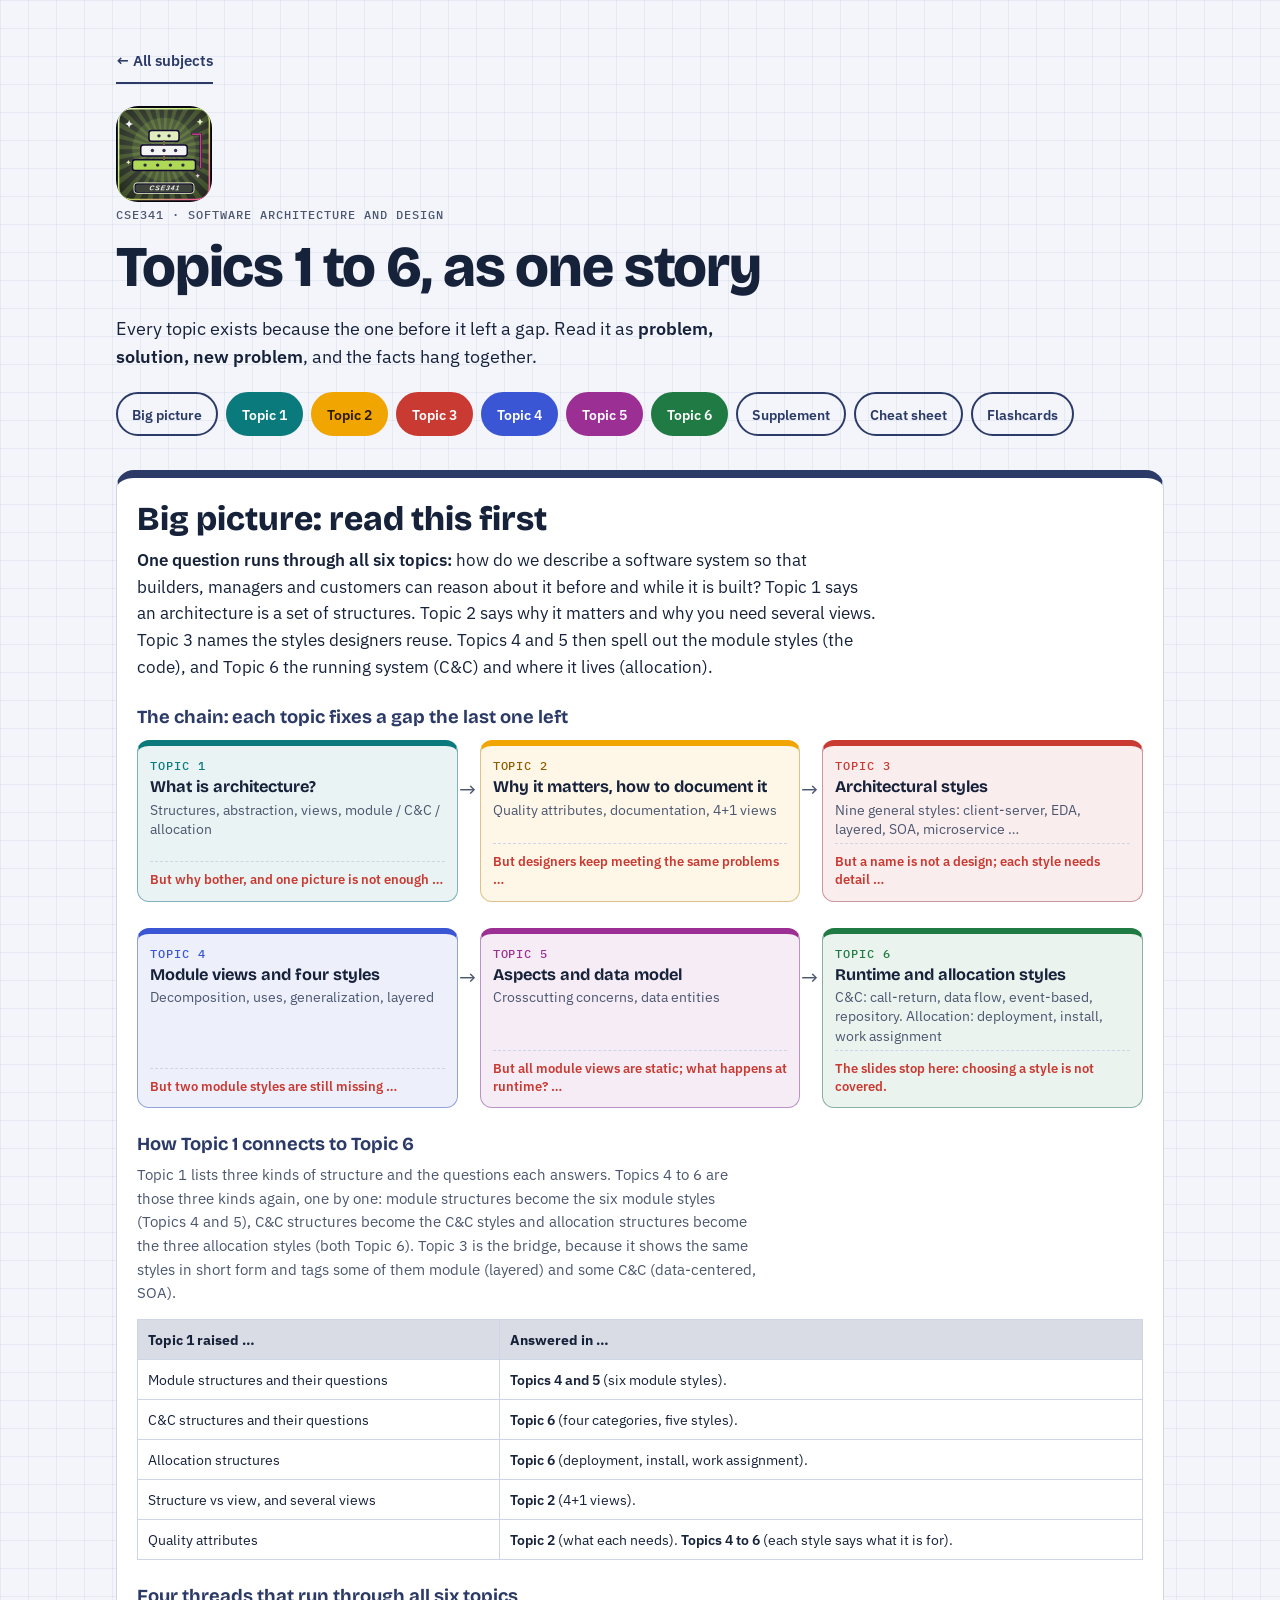
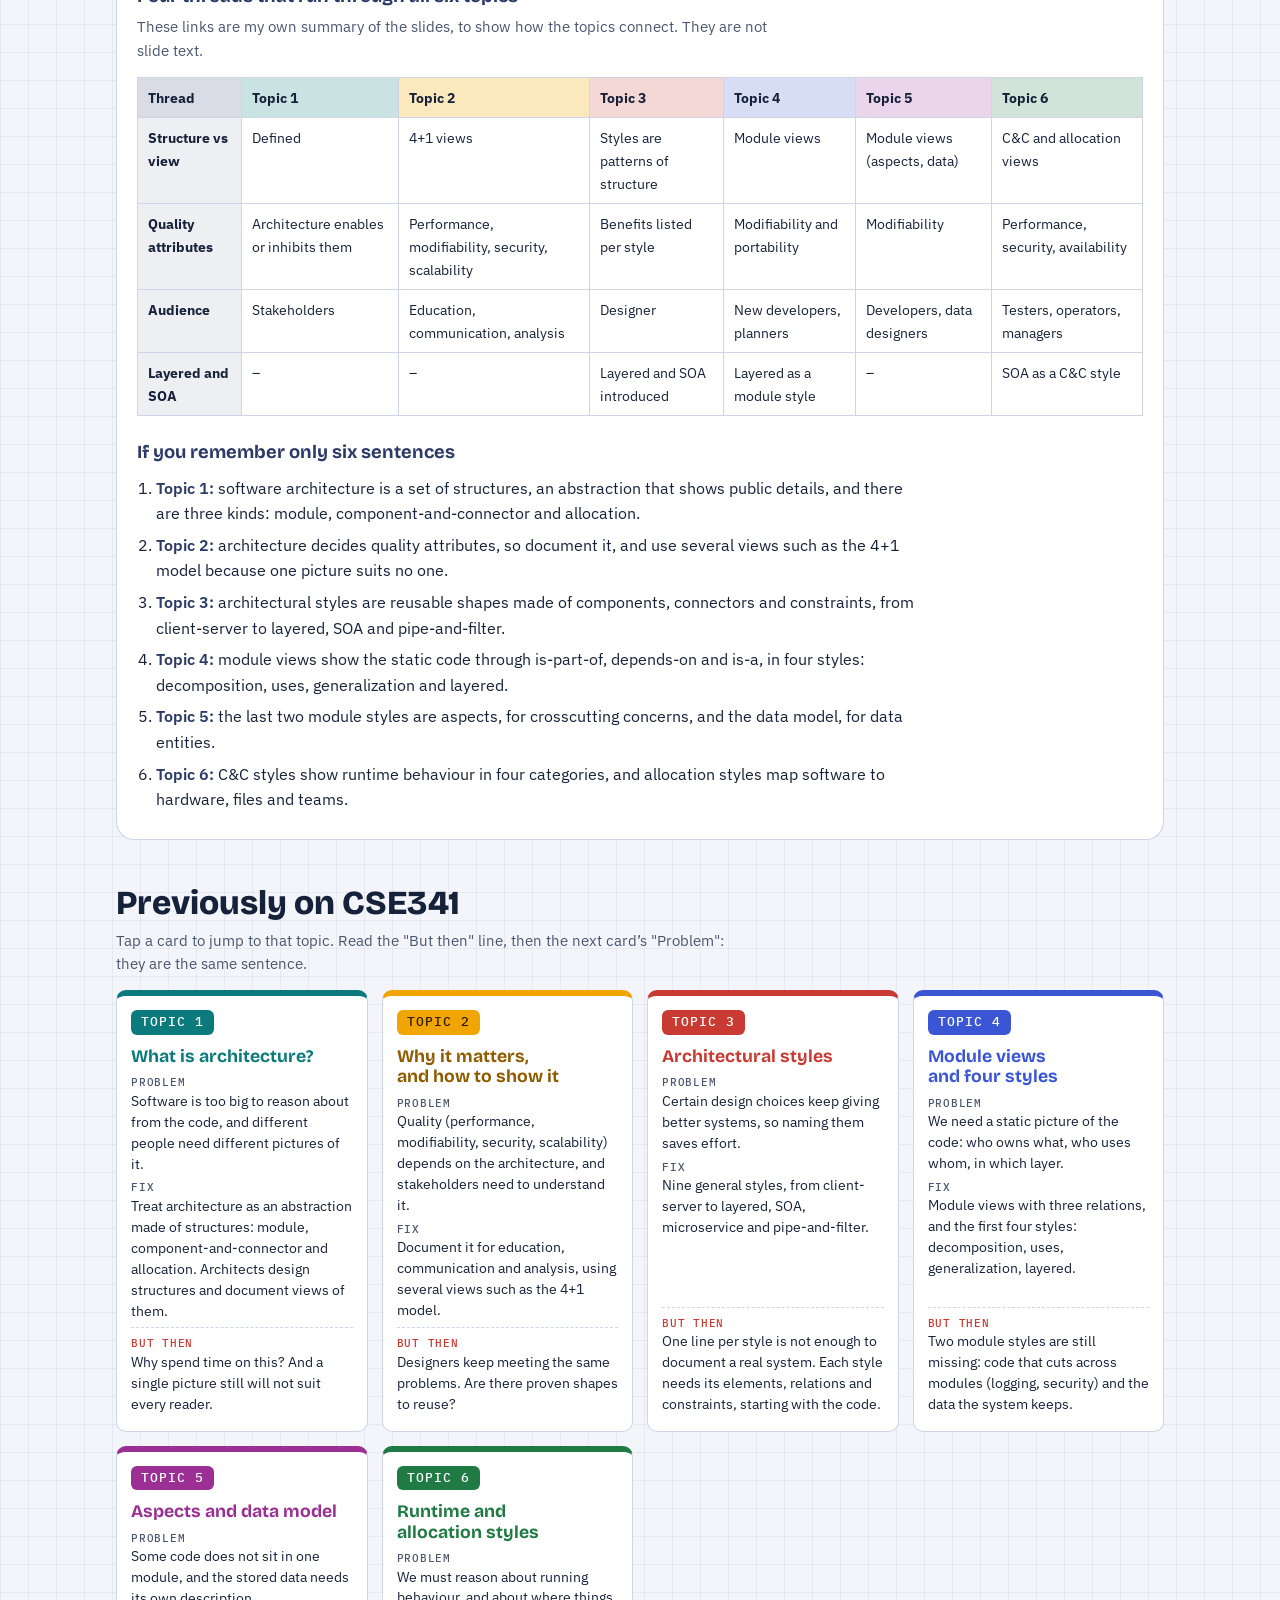
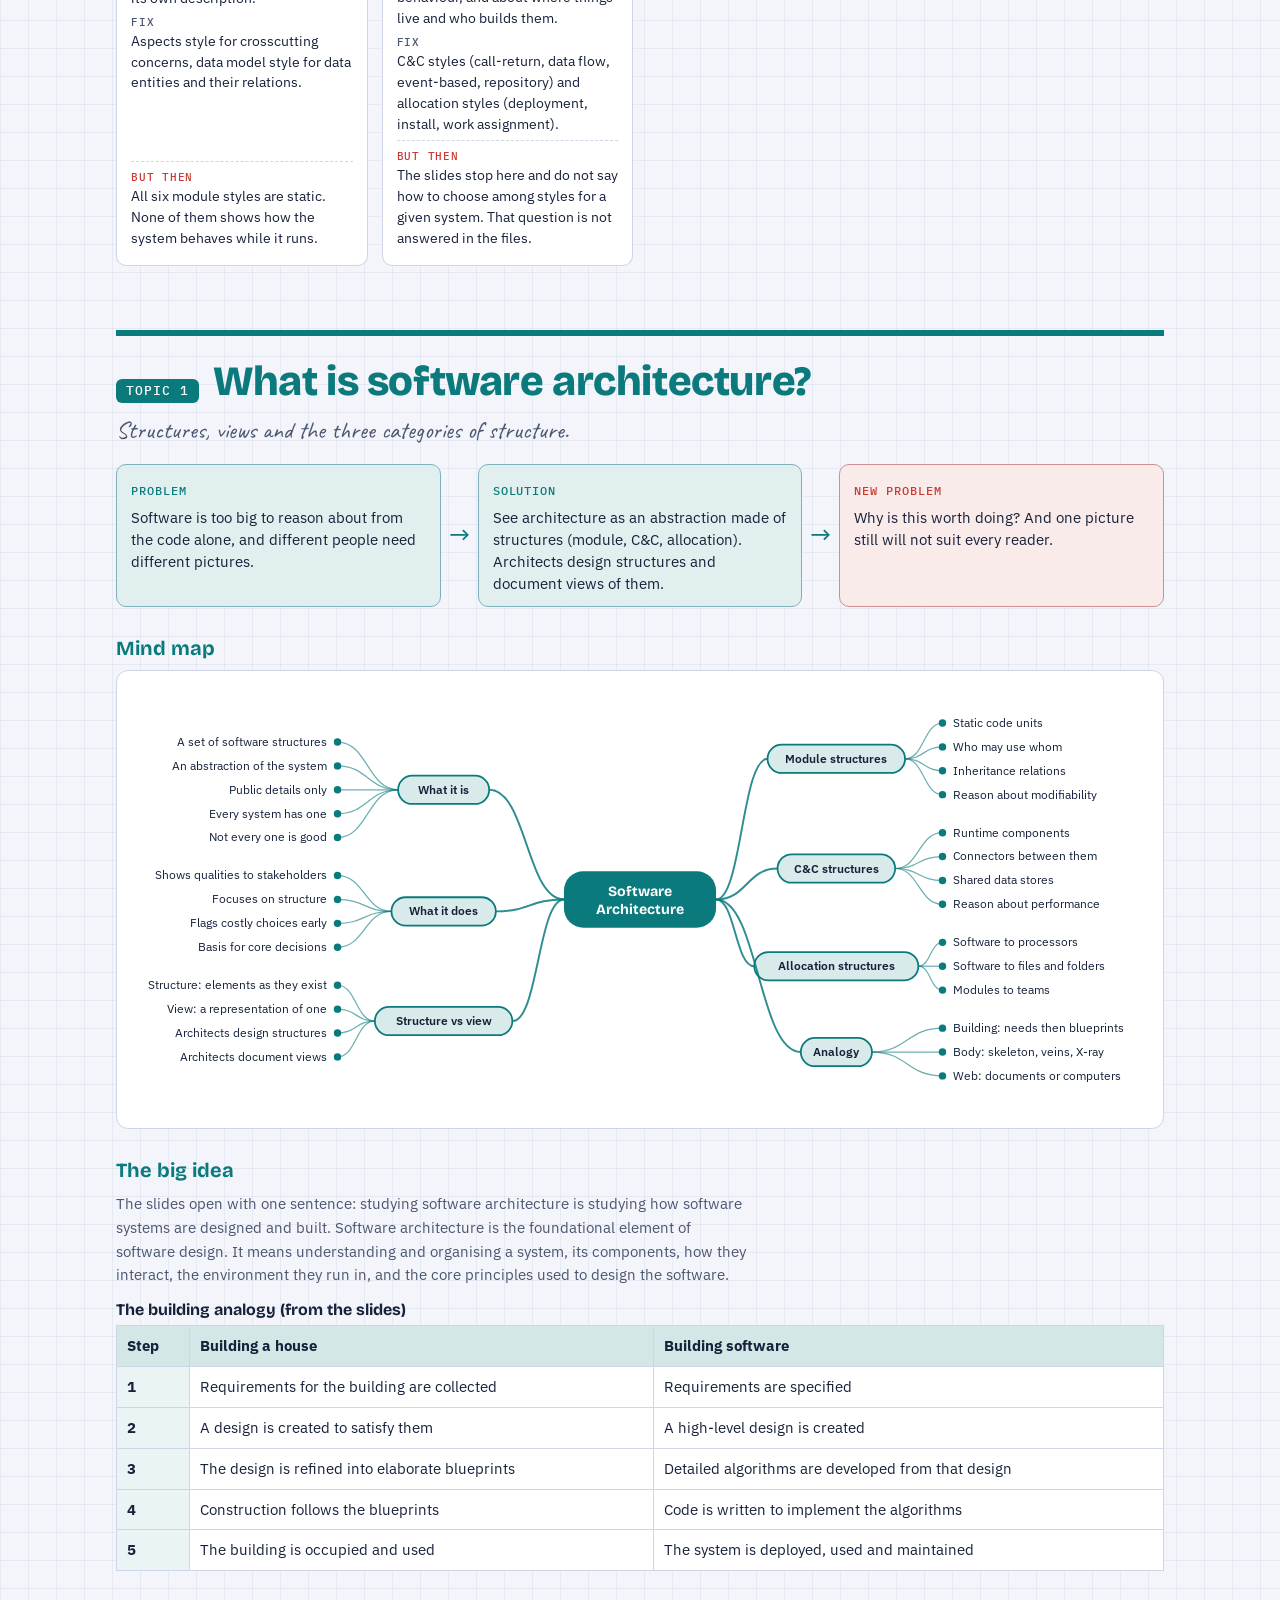
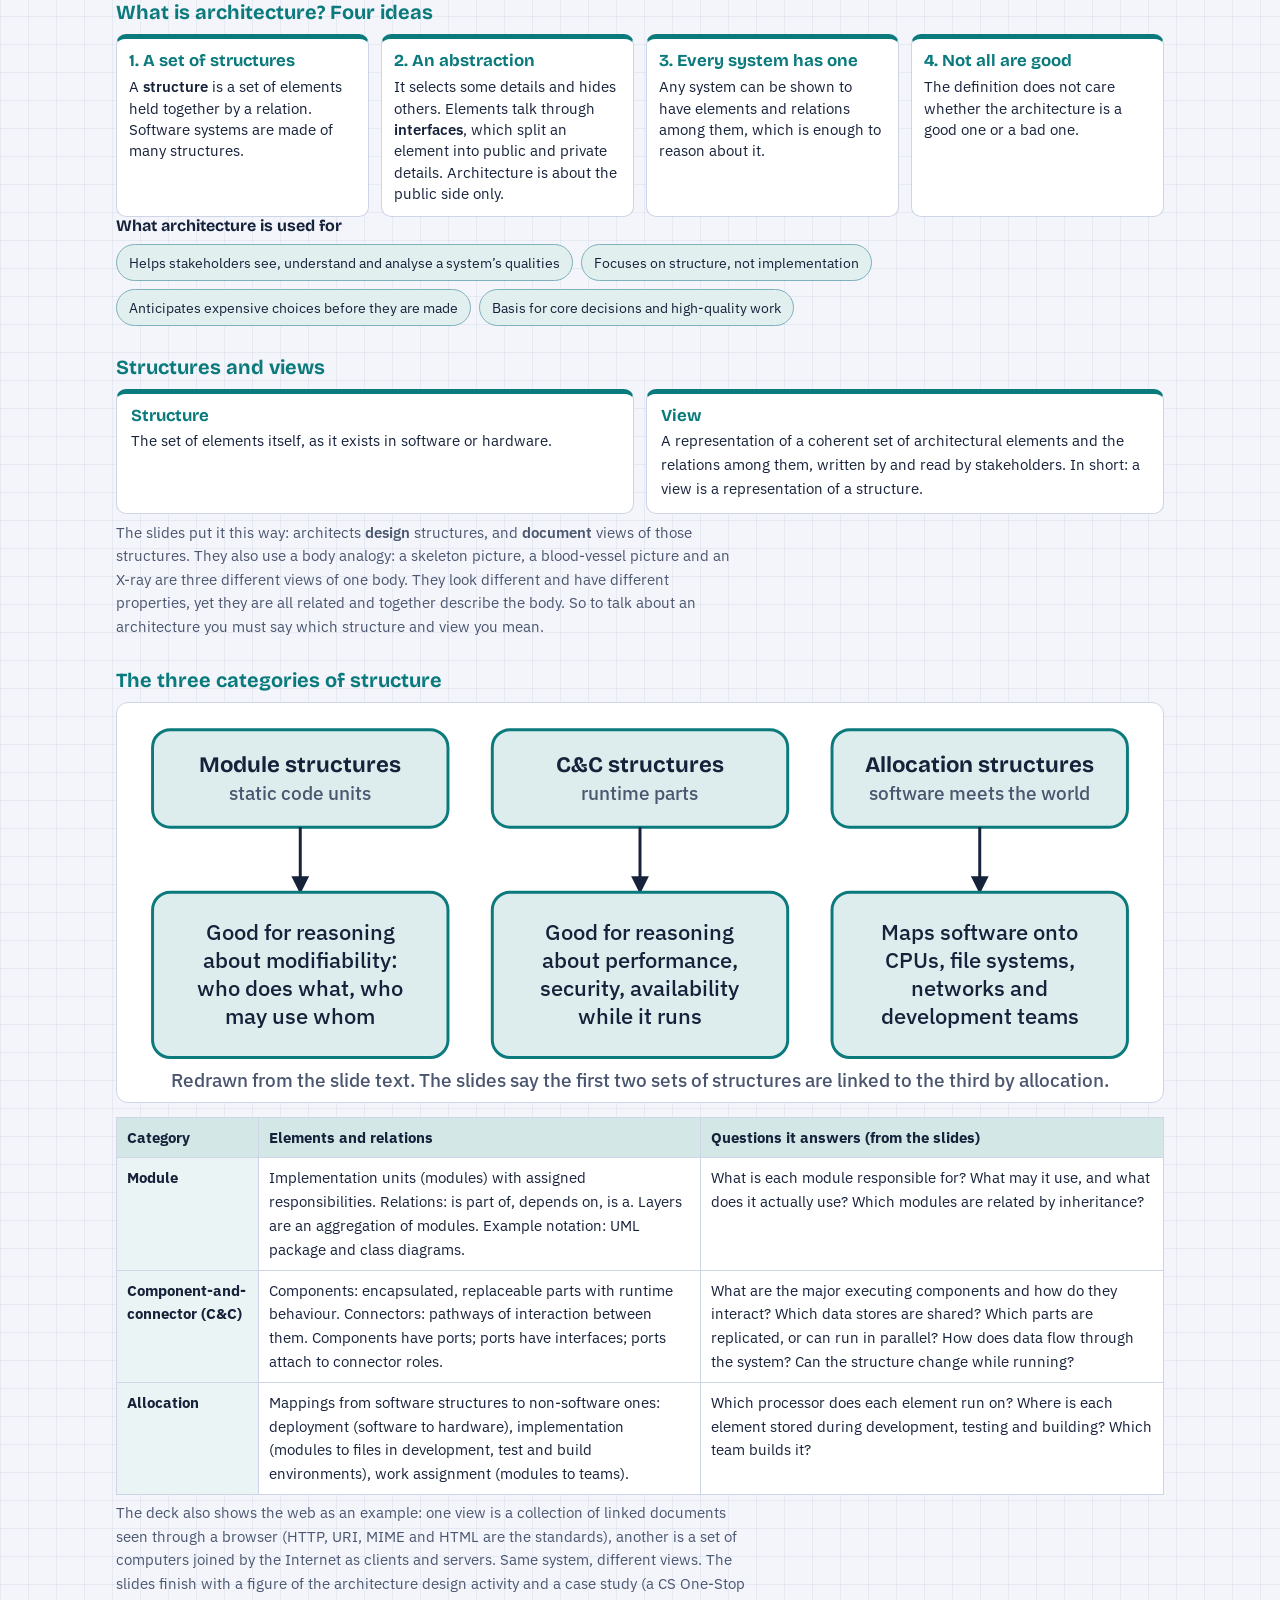
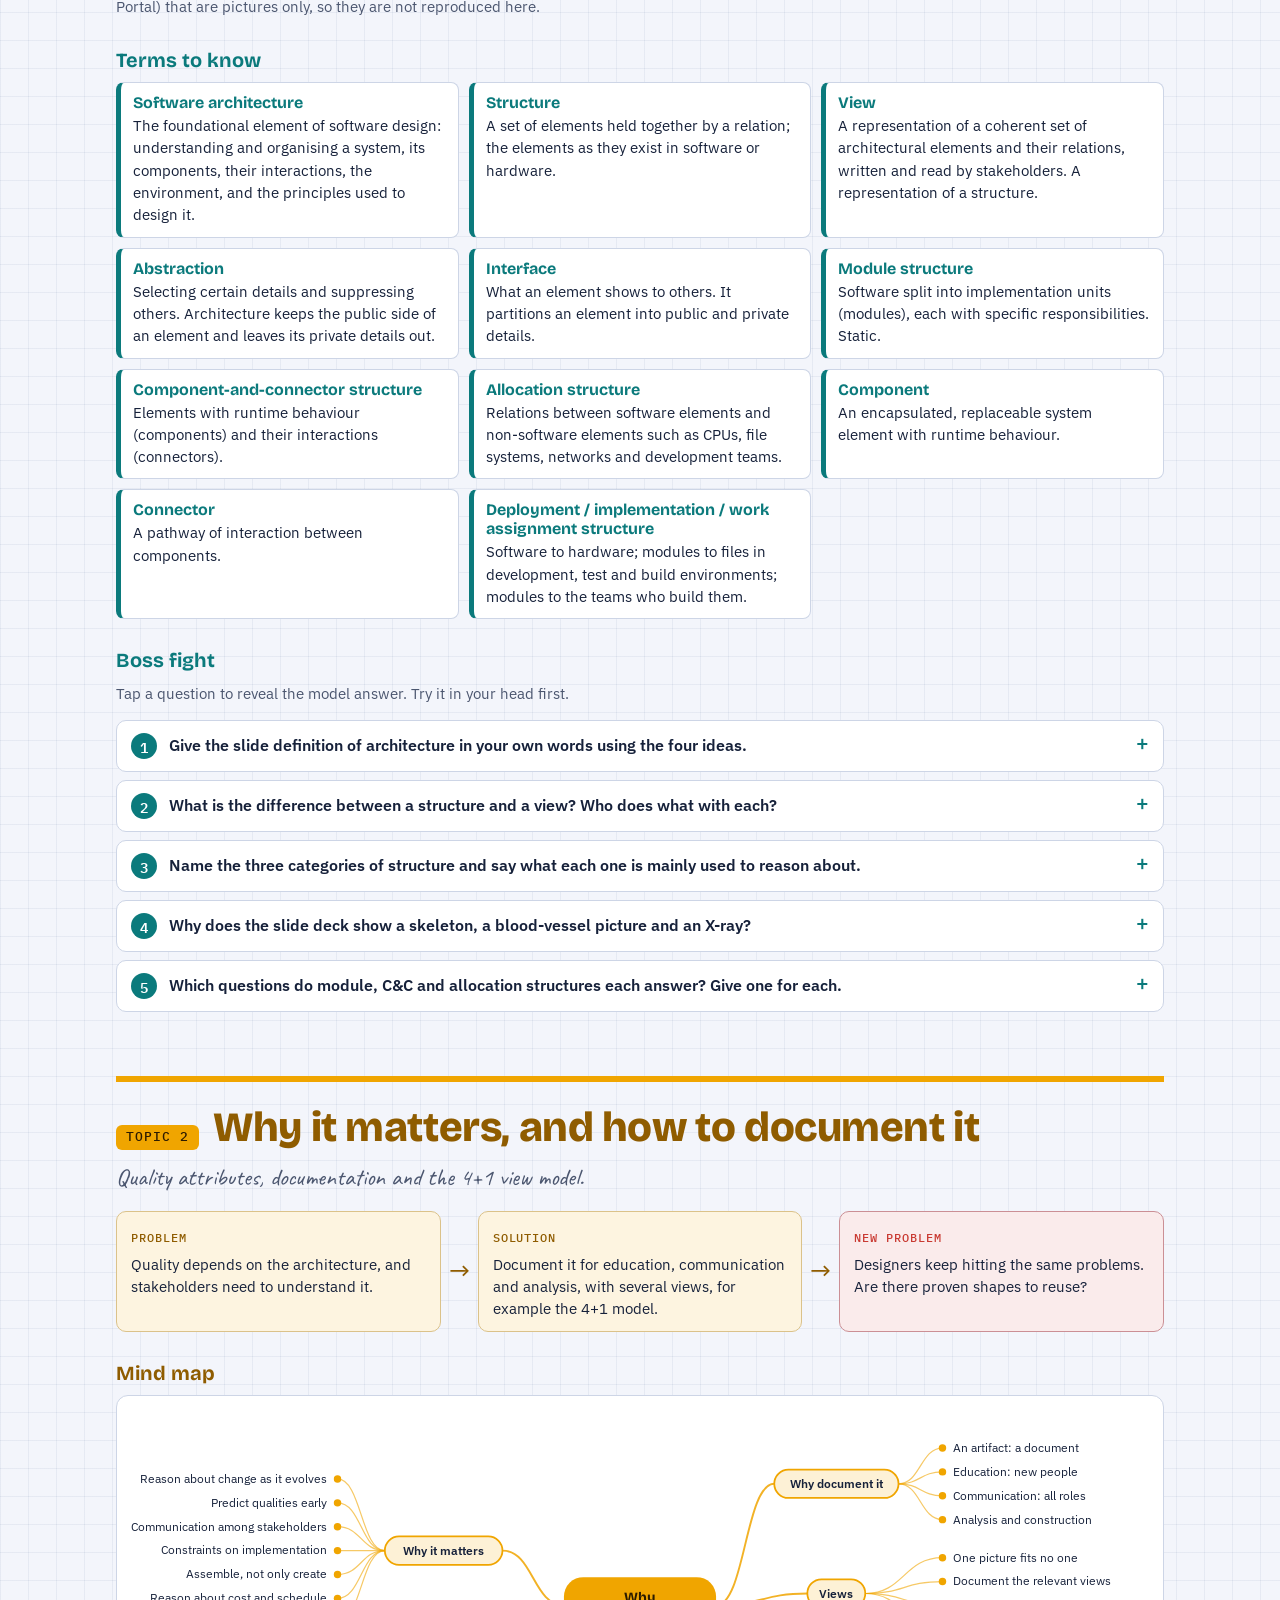
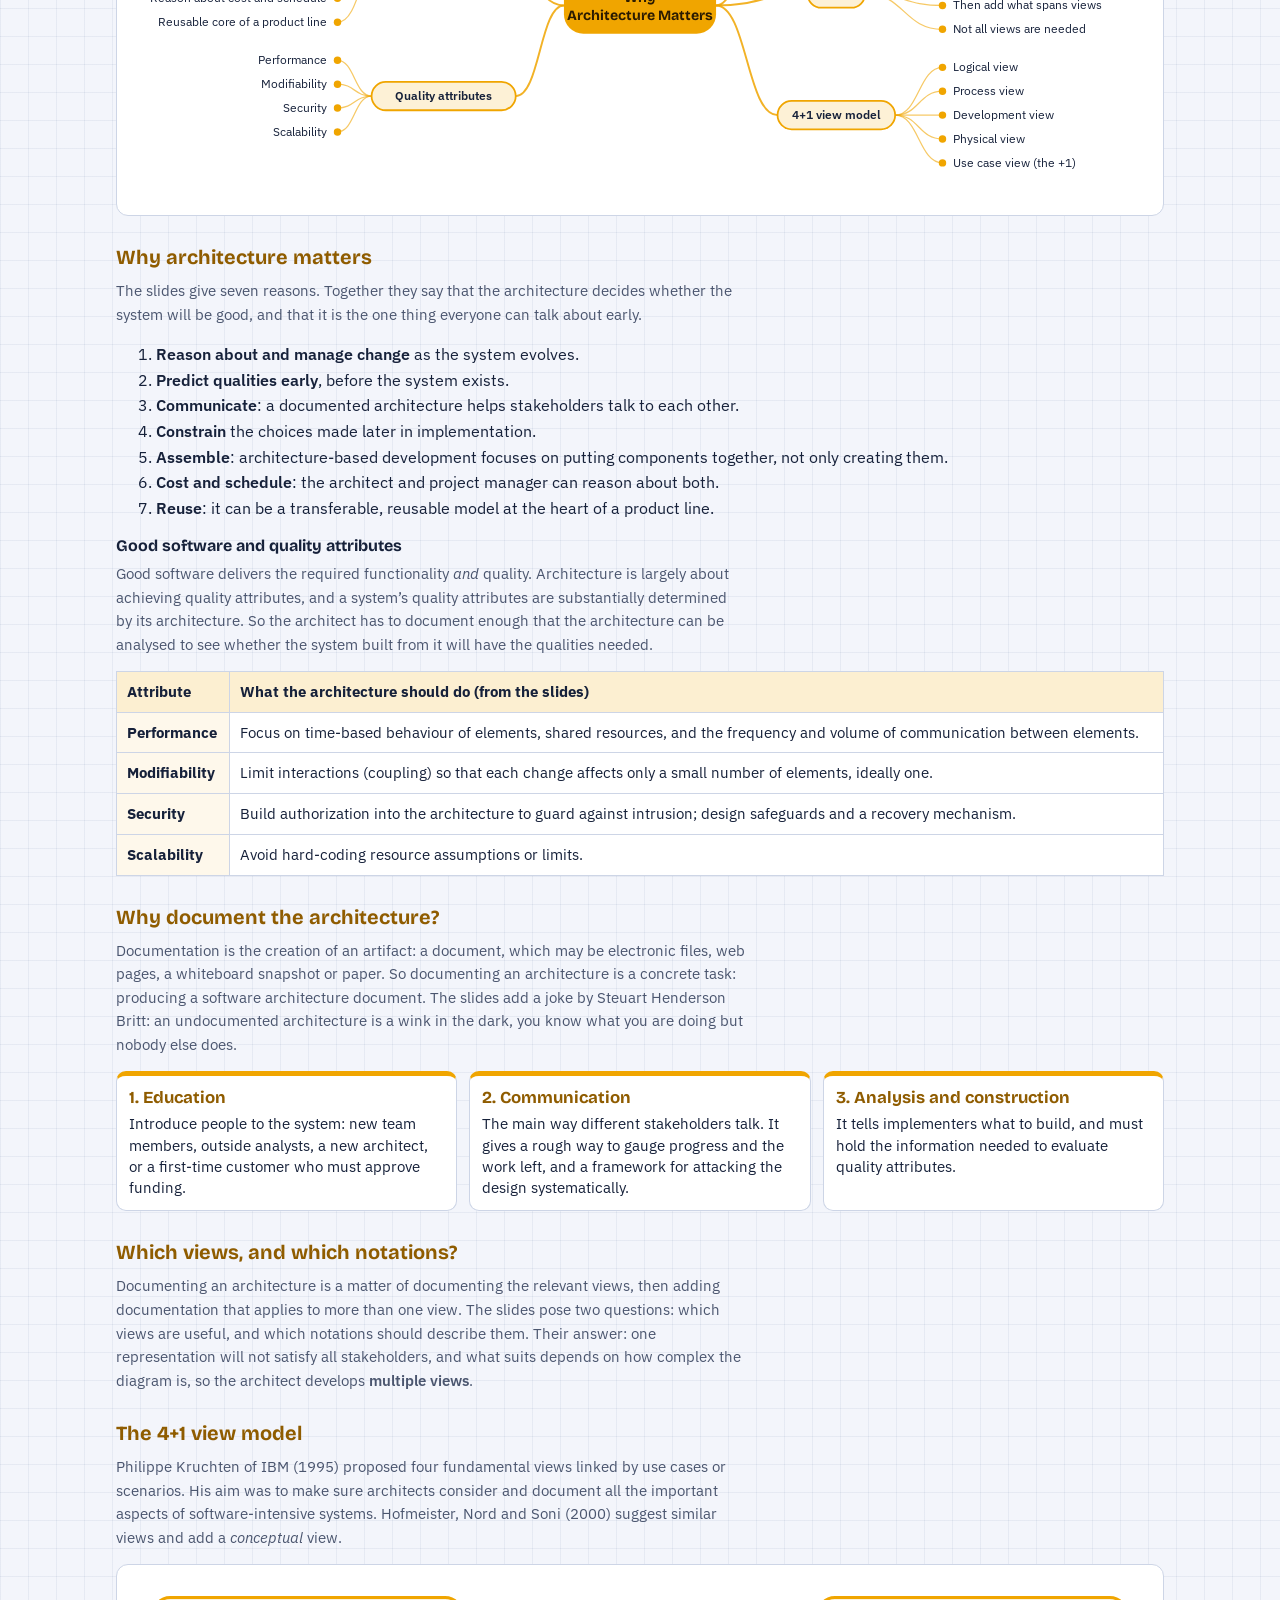
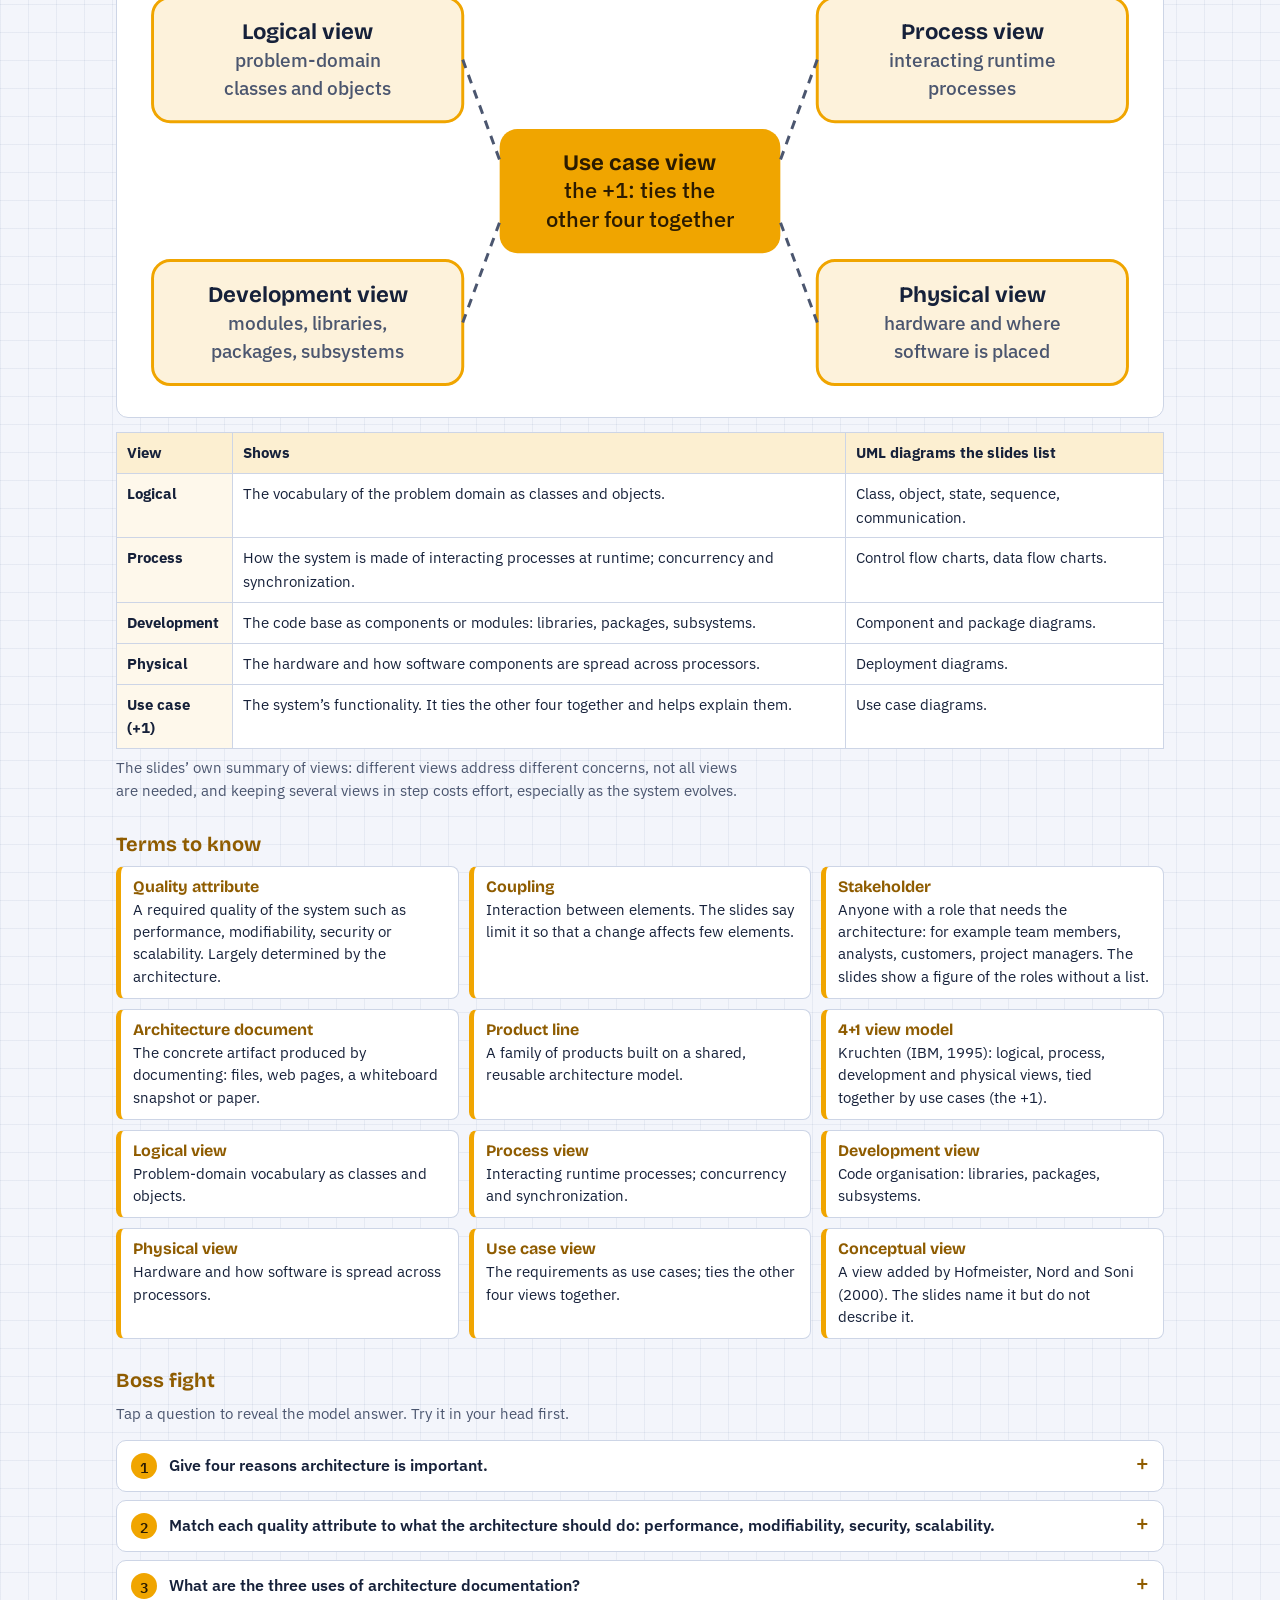
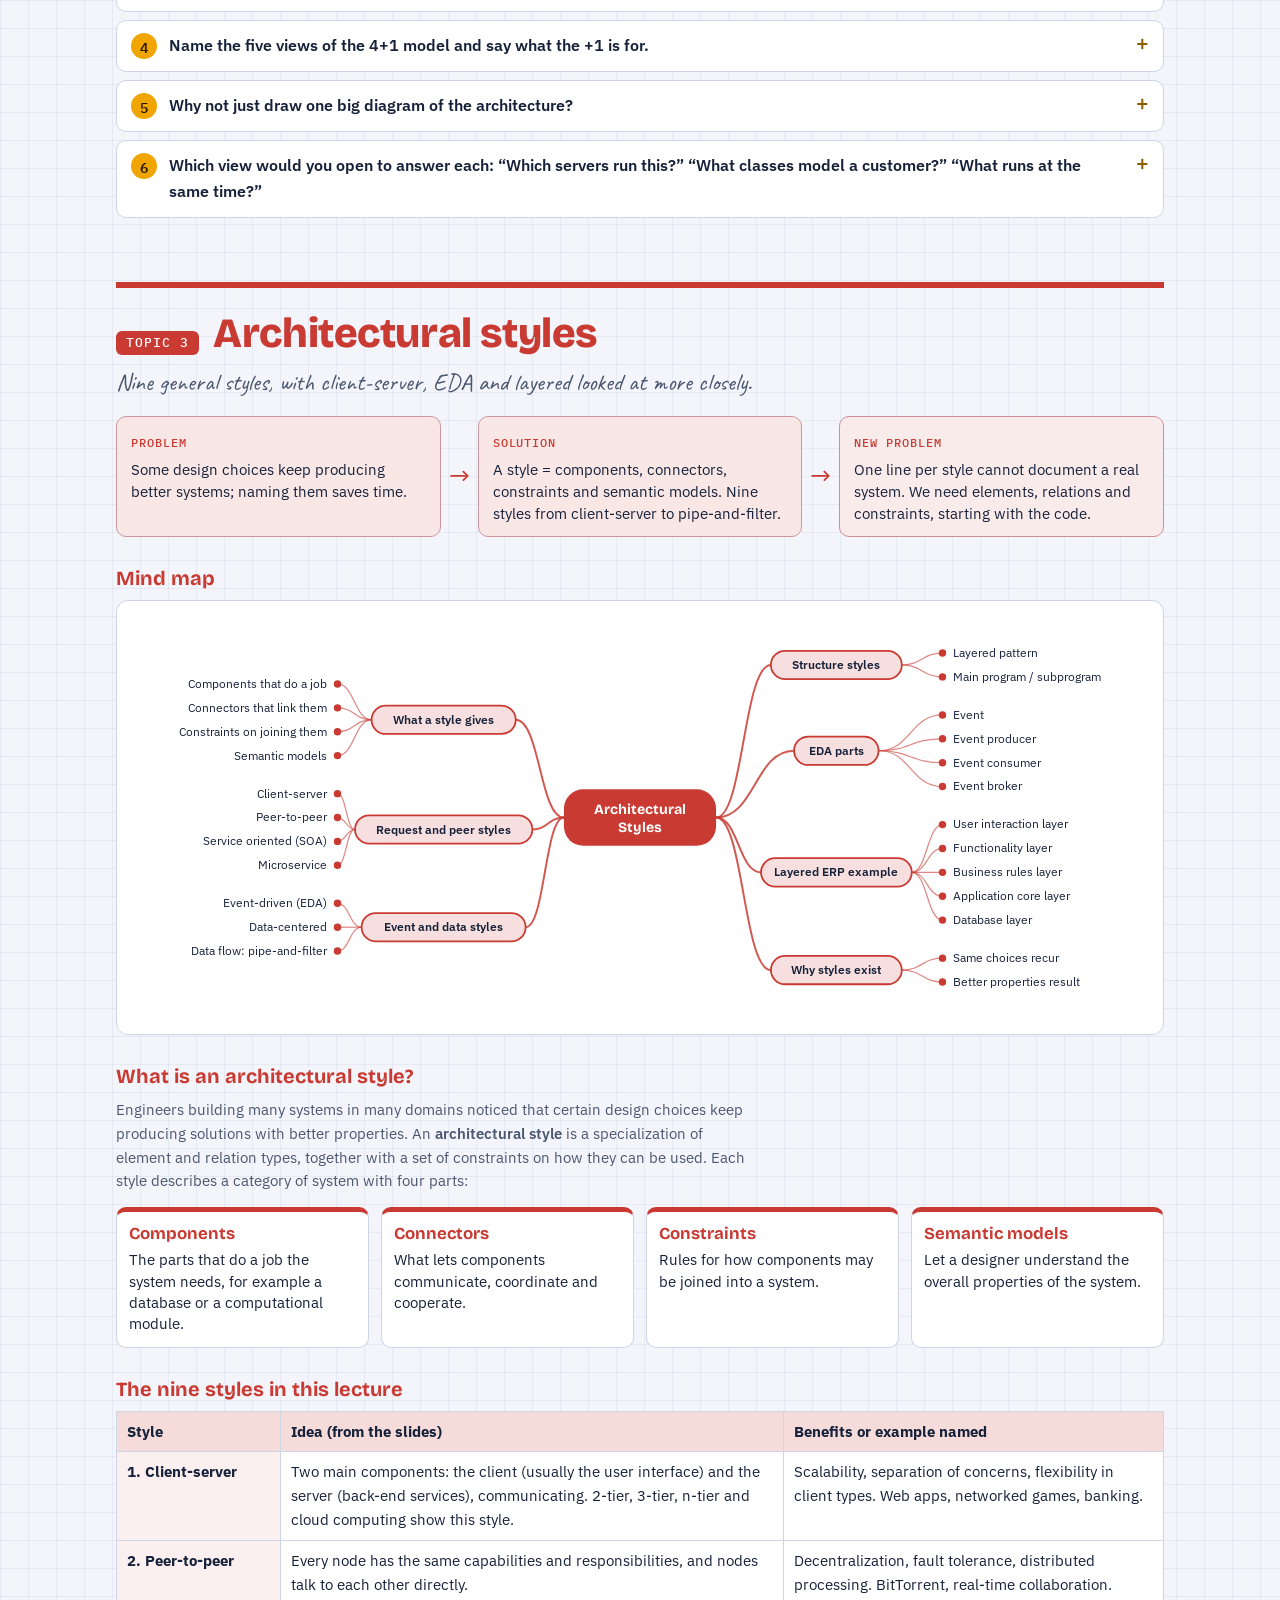
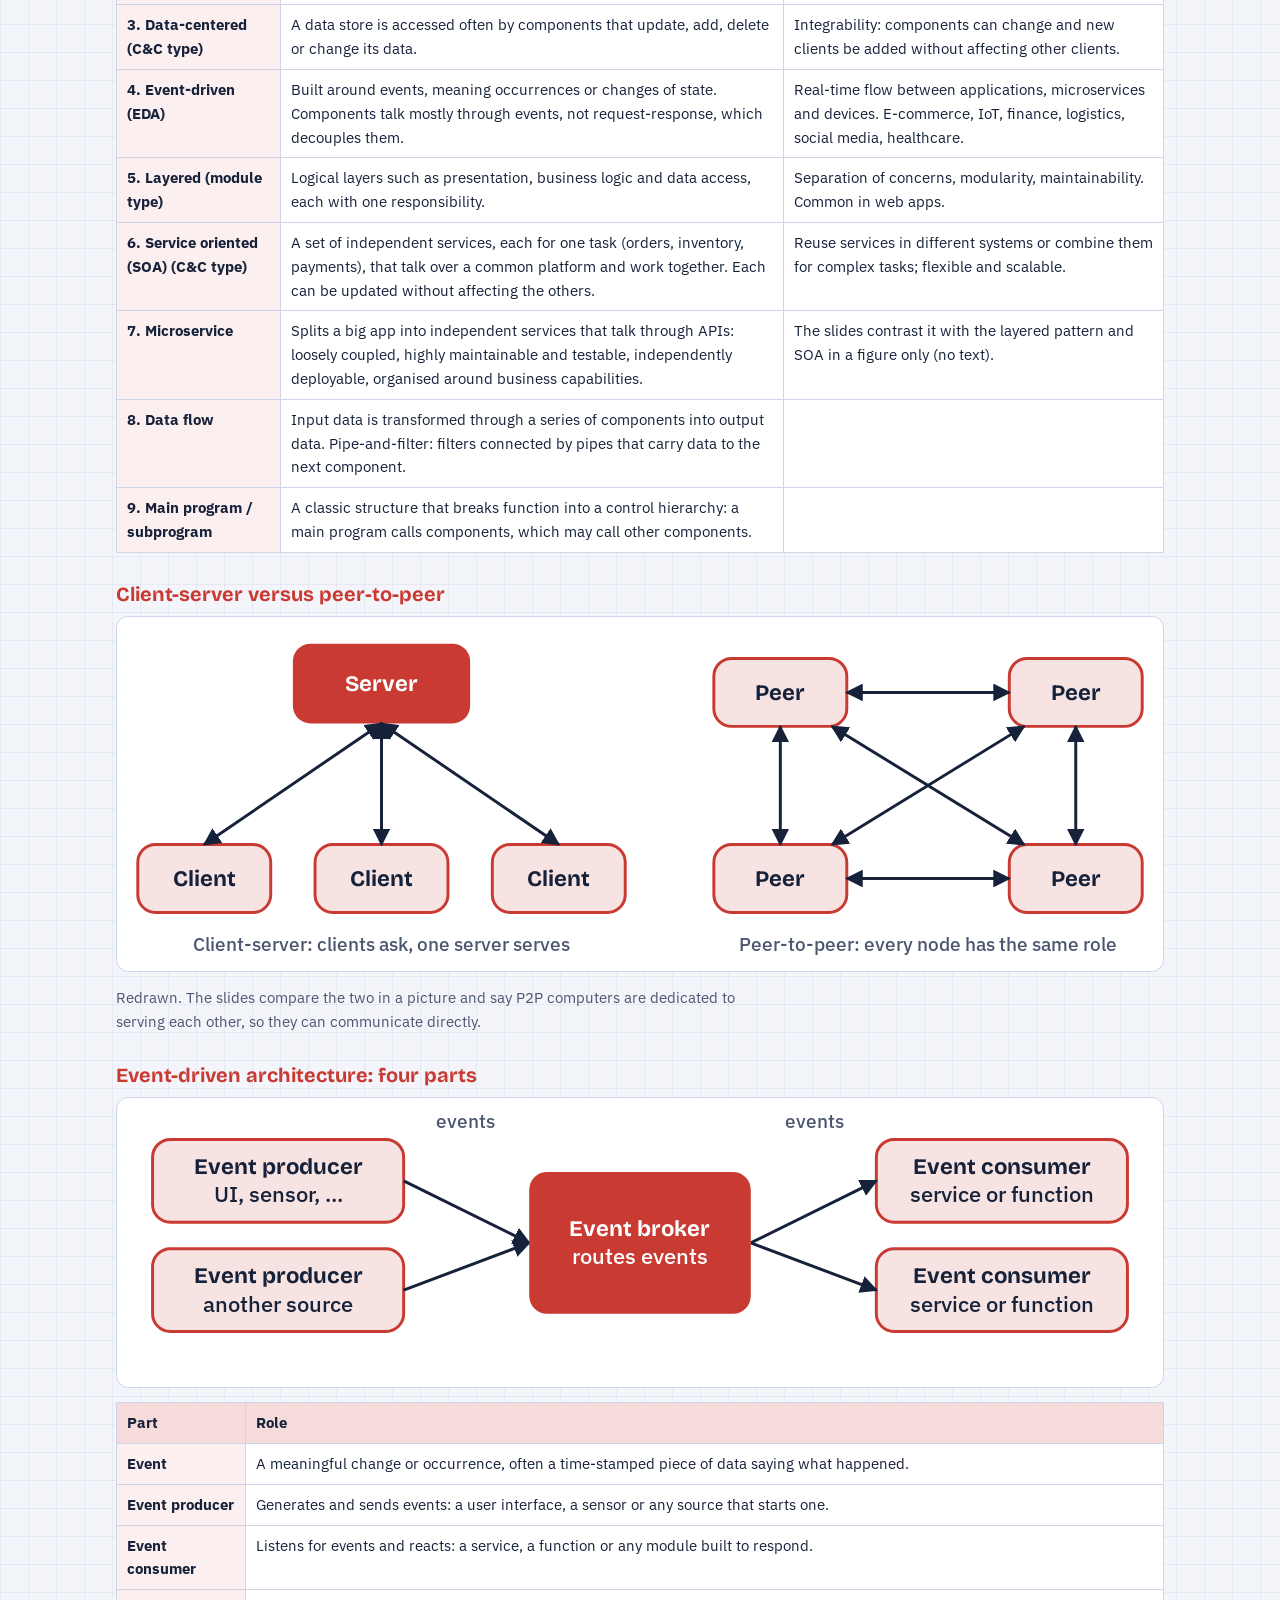
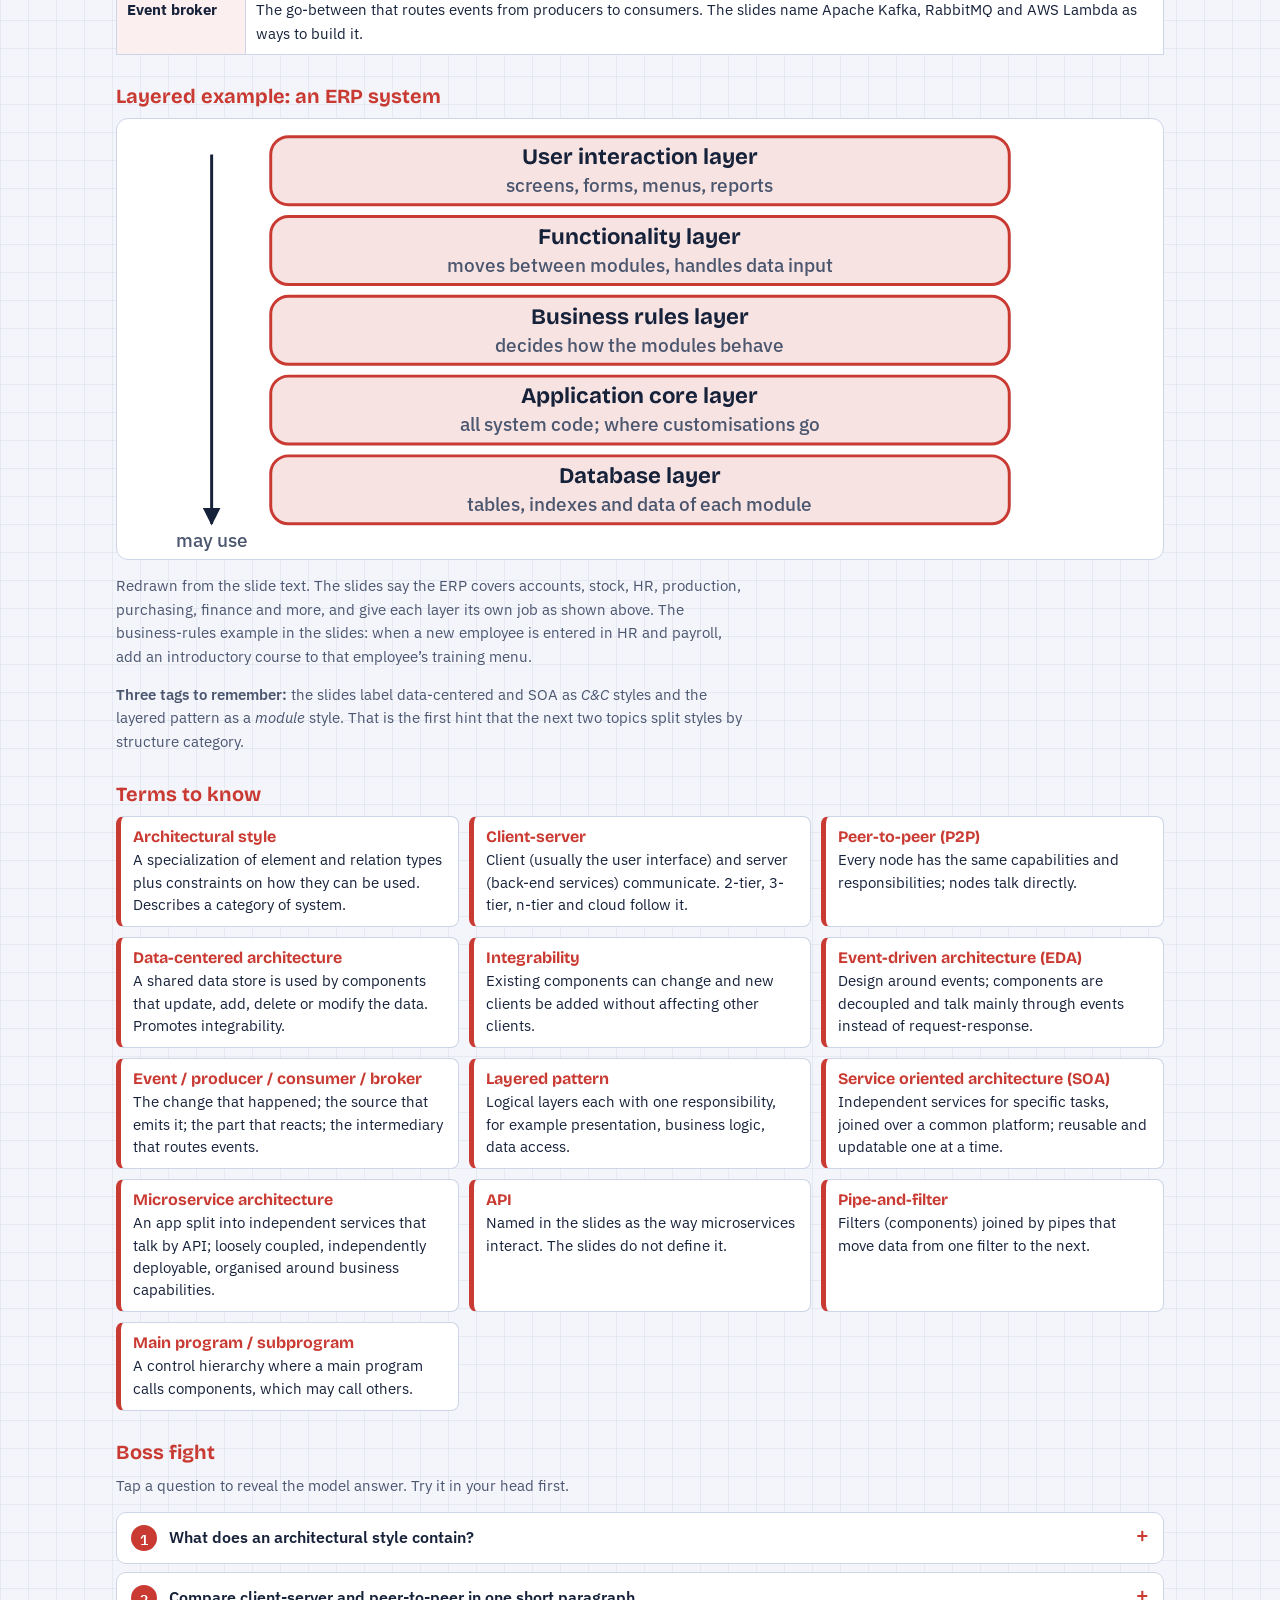
<file: cse341/index.html>
<!DOCTYPE html>
<html lang="en">
<head>
<meta charset="utf-8">
<meta name="viewport" content="width=device-width, initial-scale=1, viewport-fit=cover">
<meta name="theme-color" content="#060510">
<title>CSE341 Notes: Software Architecture and Design</title>
<link rel="icon" href="../favicon.svg" type="image/svg+xml">
<link rel="icon" href="../favicon-32.png" type="image/png" sizes="32x32">
<link rel="apple-touch-icon" href="../apple-touch-icon.png">
<link rel="preconnect" href="https://fonts.googleapis.com">
<link rel="preconnect" href="https://fonts.gstatic.com" crossorigin>
<link href="https://fonts.googleapis.com/css2?family=Bricolage+Grotesque:opsz,wght@12..96,500..800&family=Caveat:wght@600&family=IBM+Plex+Mono:wght@500&family=IBM+Plex+Sans:wght@400;500;600&display=swap" rel="stylesheet">
<style>
/* Design plan: graph-paper study notebook. Cool paper, navy ink, one highlighter colour per week
   (teal, amber, coral, indigo, magenta) so a colour tells you which chapter you are in.
   Layout: single reading column, wide scrollable mind maps, cards for lists. */
:root {
  --paper: #f3f5fb; --card: #ffffff; --ink: #16213a; --muted: #4b566f; --line: #cdd5e6;
  --grid: rgba(54, 78, 140, .07); --brand: #2b3a67; --warn: #c93a32;
  --low: #7fcf8f; --med: #f3d55b; --high: #f2a04a; --crit: #e5584d; --hm-ink: #1b2030;
  --display: "Bricolage Grotesque", "Trebuchet MS", system-ui, sans-serif;
  --body: "IBM Plex Sans", system-ui, -apple-system, "Segoe UI", sans-serif;
  --hand: "Caveat", "Segoe Print", cursive;
  --mono: "IBM Plex Mono", ui-monospace, Menlo, Consolas, monospace;
}
.w1 { --c: #0b7a7c; --on: #ffffff; --ct: #0b7a7c; }
.w2 { --c: #f0a500; --on: #2b1b00; --ct: #8f5c00; }
.w3 { --c: #c93a32; --on: #ffffff; --ct: #c93a32; }
.w4 { --c: #3a56d4; --on: #ffffff; --ct: #3a56d4; }
.w5 { --c: #9b2f94; --on: #ffffff; --ct: #9b2f94; }
.w6 { --c: #1f7a43; --on: #ffffff; --ct: #1f7a43; }
.wx { --c: #2b3a67; --on: #ffffff; --ct: #2b3a67; }

@media (prefers-color-scheme: dark) {
  :root:not([data-theme="light"]) {
    color-scheme: dark;
    --paper: #0f1424; --card: #182036; --ink: #e8ecf8; --muted: #a5afc9; --line: #2c3656;
    --grid: rgba(150, 175, 255, .06); --brand: #aebaf0; --warn: #ff7a6e;
  }
  :root:not([data-theme="light"]) .w1 { --c: #3cc4c6; --on: #0f1424; --ct: #3cc4c6; }
  :root:not([data-theme="light"]) .w2 { --c: #f0b429; --on: #0f1424; --ct: #f0b429; }
  :root:not([data-theme="light"]) .w3 { --c: #ff7a6e; --on: #0f1424; --ct: #ff7a6e; }
  :root:not([data-theme="light"]) .w4 { --c: #8da2ff; --on: #0f1424; --ct: #8da2ff; }
  :root:not([data-theme="light"]) .w5 { --c: #e08ada; --on: #0f1424; --ct: #e08ada; }
  :root:not([data-theme="light"]) .w6 { --c: #6fd68f; --on: #0f1424; --ct: #6fd68f; }
  :root:not([data-theme="light"]) .wx { --c: #aebaf0; --on: #0f1424; --ct: #aebaf0; }
}
:root[data-theme="dark"] {
  color-scheme: dark;
  --paper: #0f1424; --card: #182036; --ink: #e8ecf8; --muted: #a5afc9; --line: #2c3656;
  --grid: rgba(150, 175, 255, .06); --brand: #aebaf0; --warn: #ff7a6e;
}
:root[data-theme="dark"] .w1 { --c: #3cc4c6; --on: #0f1424; --ct: #3cc4c6; }
:root[data-theme="dark"] .w2 { --c: #f0b429; --on: #0f1424; --ct: #f0b429; }
:root[data-theme="dark"] .w3 { --c: #ff7a6e; --on: #0f1424; --ct: #ff7a6e; }
:root[data-theme="dark"] .w4 { --c: #8da2ff; --on: #0f1424; --ct: #8da2ff; }
:root[data-theme="dark"] .w5 { --c: #e08ada; --on: #0f1424; --ct: #e08ada; }
:root[data-theme="dark"] .w6 { --c: #6fd68f; --on: #0f1424; --ct: #6fd68f; }
:root[data-theme="dark"] .wx { --c: #aebaf0; --on: #0f1424; --ct: #aebaf0; }

* { box-sizing: border-box; }
html { scroll-behavior: smooth; -webkit-tap-highlight-color: transparent; }
a, button, summary { touch-action: manipulation; }
body {
  margin: 0; background-color: var(--paper); color: var(--ink);
  background-image: linear-gradient(var(--grid) 1px, transparent 1px), linear-gradient(90deg, var(--grid) 1px, transparent 1px);
  background-size: 28px 28px;
  font: 400 16px/1.6 var(--body);
}
main, .hero, .foot { max-width: 1080px; margin-inline: auto; padding-inline: 16px; }
h1, h2, h3, h4 { font-family: var(--display); text-wrap: balance; line-height: 1.15; margin: 0; }
b { font-weight: 600; }
a { color: inherit; }
:focus-visible { outline: 3px solid var(--brand); outline-offset: 2px; }
.small { color: var(--muted); font-size: .92rem; margin: .4rem 0 .9rem; max-width: 70ch; }
.note { font-family: var(--hand); font-size: 1.25rem; color: var(--ct, var(--brand)); }

/* hero */
.hero { padding-top: 40px; padding-bottom: 8px; }
.hero .subj { display: block; width: 96px; height: 96px; margin: 14px 0 6px; border-radius: 22px; }
.eyebrow { font: 500 .78rem/1 var(--mono); letter-spacing: .08em; text-transform: uppercase; color: var(--muted); margin: 0 0 14px; }
.hero h1 { font-size: clamp(2.1rem, 6vw, 3.6rem); font-weight: 800; letter-spacing: -.02em; }
.lead { max-width: 60ch; font-size: 1.12rem; margin: 14px 0 20px; }
.jump { display: flex; flex-wrap: wrap; gap: 8px; }
.jump a {
  text-decoration: none; font-weight: 600; font-size: .9rem; padding: 7px 14px; min-height: 44px; display: inline-flex; align-items: center; border-radius: 999px;
  background: var(--c); color: var(--on); border: 2px solid var(--c);
}
.jump a.wx { background: transparent; color: var(--ct); border-color: var(--c); }

/* sections */
.band { margin-top: 44px; }
.sec { font-size: clamp(1.5rem, 3.6vw, 2.1rem); font-weight: 800; margin-bottom: 6px; }
.week { margin-top: 64px; padding-top: 22px; border-top: 6px solid var(--c); }
.week h3, .band h3 { font-size: 1.25rem; font-weight: 700; margin: 30px 0 10px; color: var(--ct); }
.week-head { display: flex; flex-wrap: wrap; align-items: baseline; gap: 6px 14px; margin-bottom: 14px; }
.wk { font: 500 .8rem/1 var(--mono); text-transform: uppercase; letter-spacing: .08em; background: var(--c); color: var(--on); padding: 6px 10px; border-radius: 6px; }
.week-head h2 { font-size: clamp(1.7rem, 4.4vw, 2.6rem); font-weight: 800; color: var(--ct); letter-spacing: -.01em; }
.blurb { flex-basis: 100%; margin: 0; font-family: var(--hand); font-size: 1.5rem; color: var(--muted); }

/* previously-on cards */
.story { list-style: none; padding: 0; margin: 14px 0 0; display: grid; grid-template-columns: repeat(auto-fit, minmax(200px, 1fr)); gap: 14px; }
.story a {
  display: flex; flex-direction: column; gap: 6px; height: 100%; text-decoration: none; padding: 14px 14px 16px;
  background: var(--card); border: 1px solid var(--line); border-top: 6px solid var(--c); border-radius: 10px;
}
.story .wk { align-self: flex-start; }
.story h3 { margin: 6px 0 2px; font-size: 1.1rem; color: var(--ct); }
.story p { margin: 0; font-size: .9rem; line-height: 1.45; }
.story p b { display: block; font: 500 .7rem/1.4 var(--mono); text-transform: uppercase; letter-spacing: .07em; color: var(--muted); }
.story .but { margin-top: auto; padding-top: 8px; border-top: 1px dashed var(--line); }
.story .but b { color: var(--warn); }

/* problem, solution, new problem */
.psn { display: flex; flex-wrap: wrap; align-items: stretch; gap: 8px; margin: 8px 0 4px; }
.psn > div { flex: 1 1 230px; padding: 12px 14px; border-radius: 10px; background: color-mix(in srgb, var(--c) 12%, var(--card)); border: 1px solid color-mix(in srgb, var(--c) 40%, var(--line)); }
.psn > .n { background: color-mix(in srgb, var(--warn) 10%, var(--card)); border-color: color-mix(in srgb, var(--warn) 45%, var(--line)); }
.psn b { font: 500 .72rem/1.4 var(--mono); text-transform: uppercase; letter-spacing: .08em; color: var(--ct); }
.psn .n b { color: var(--warn); }
.psn p { margin: 4px 0 0; font-size: .95rem; line-height: 1.45; }
.psn .arr { align-self: center; font-size: 1.6rem; color: var(--ct); }
@media (max-width: 820px) { .psn .arr { flex-basis: 100%; text-align: center; transform: rotate(90deg); height: 24px; line-height: 24px; } }

/* mind map */
.mm-wrap { overflow-x: auto; background: var(--card); border: 1px solid var(--line); border-radius: 12px; padding: 10px; -webkit-overflow-scrolling: touch; }
.mm-wrap .hint { display: none; margin: 0 0 4px; font: 500 .75rem/1 var(--mono); color: var(--muted); }
.mm { display: block; width: 100%; min-width: 940px; height: auto; font-family: var(--body); }
.mm-link { fill: none; stroke: var(--c); stroke-width: 2.2; opacity: .85; }
.mm-link.thin { stroke-width: 1.4; opacity: .6; }
.mm-center { fill: var(--c); }
.mm-ctxt { fill: var(--on); font: 700 16px var(--display); }
.mm-branch { fill: color-mix(in srgb, var(--c) 16%, var(--card)); stroke: var(--c); stroke-width: 2; }
.mm-btxt { fill: var(--ink); font: 600 13.5px var(--body); }
.mm-leaf { fill: var(--ink); font: 400 13.5px var(--body); }
.mm-dot { fill: var(--c); }
@media (max-width: 960px) { .mm-wrap .hint { display: block; } }

/* pictures */
.shots { display: grid; grid-template-columns: repeat(auto-fit, minmax(min(100%, 330px), 1fr)); gap: 16px; }
.shot { margin: 0; background: var(--card); border: 1px solid var(--line); border-radius: 12px; padding: 8px; }
.zoom { display: block; width: 100%; padding: 0; border: 0; background: none; cursor: zoom-in; border-radius: 8px; overflow: hidden; }
.shot img { display: block; width: 100%; height: auto; max-width: 100%; border-radius: 6px; }
.shot figcaption { font-size: .88rem; color: var(--muted); padding: 8px 4px 4px; line-height: 1.45; }
#lightbox { max-width: 96vw; max-height: 94vh; padding: 10px; border: 0; border-radius: 12px; background: var(--card); color: var(--ink); }
#lightbox::backdrop { background: rgba(8, 12, 24, .72); }
#lightbox img { display: block; max-width: 92vw; max-height: 82vh; margin: 8px auto 0; }
#lightbox .close { font: 600 .9rem var(--body); padding: 8px 16px; border-radius: 999px; border: 2px solid var(--brand); background: transparent; color: var(--ink); cursor: pointer; }

/* terms */
.terms { display: grid; grid-template-columns: repeat(auto-fit, minmax(min(100%, 290px), 1fr)); gap: 10px; margin: 0; }
.terms > div { background: var(--card); border: 1px solid var(--line); border-left: 5px solid var(--c); border-radius: 8px; padding: 10px 12px; }
.terms dt { font: 700 1rem var(--display); color: var(--ct); }
.terms dd { margin: 3px 0 0; font-size: .93rem; line-height: 1.5; }

/* tables */
.tbl-wrap { overflow-x: auto; margin: 6px 0; }
table { border-collapse: collapse; width: 100%; background: var(--card); font-size: .93rem; }
th, td { border: 1px solid var(--line); padding: 8px 10px; text-align: left; vertical-align: top; }
thead th { background: color-mix(in srgb, var(--c) 18%, var(--card)); }
tbody th { background: color-mix(in srgb, var(--c) 8%, var(--card)); }
th small { font-weight: 400; color: var(--muted); }
table.gen th, table.gen td { min-width: 140px; }

/* week 1 staircase */
.ladder { list-style: none; margin: 8px 0; padding: 0; display: grid; grid-template-columns: repeat(2, 1fr); gap: 8px; }
.ladder li {
  display: flex; flex-direction: column; gap: 2px; padding: 10px 10px 12px; border-radius: 10px; border: 1px solid var(--c);
  background: color-mix(in srgb, var(--c) calc(6% + var(--i) * 3.5%), var(--card));
}
.ladder .n { font: 500 .75rem/1 var(--mono); color: var(--ct); }
.ladder b { font-family: var(--display); font-size: 1.02rem; }
.ladder small { font-size: .82rem; line-height: 1.35; color: var(--muted); }
@media (min-width: 780px) {
  .ladder { grid-template-columns: repeat(5, 1fr); align-items: start; }
  .ladder li { margin-top: calc((4 - var(--j)) * 16px); }
}

/* week 2 pipeline, week 3 flow */
.pipe, .flow5 { list-style: none; margin: 8px 0 14px; padding: 0; display: flex; flex-wrap: wrap; gap: 12px; counter-reset: s; }
.pipe li, .flow5 li {
  counter-increment: s; position: relative; flex: 1 1 190px; padding: 12px 12px 14px 12px; border-radius: 10px;
  background: color-mix(in srgb, var(--c) 12%, var(--card)); border: 1px solid color-mix(in srgb, var(--c) 45%, var(--line));
}
.pipe li::before, .flow5 li::before { content: counter(s); display: inline-grid; place-items: center; width: 26px; height: 26px; margin-bottom: 6px; border-radius: 50%; background: var(--c); color: var(--on); font: 600 .85rem var(--mono); }
.pipe b, .flow5 b { display: block; font-family: var(--display); font-size: 1.05rem; color: var(--ct); }
.pipe span, .flow5 span { display: block; font-size: .9rem; line-height: 1.45; }
@media (min-width: 900px) { .pipe li:not(:last-child)::after, .flow5 li:not(:last-child)::after { content: "\2192"; position: absolute; right: -14px; top: 50%; transform: translateY(-50%); font-size: 1.3rem; color: var(--ct); background: var(--paper); line-height: 1; z-index: 1; } }

/* callouts and answers */
.callout { margin: 16px 0; padding: 12px 14px; border-radius: 10px; background: var(--card); border: 1px solid var(--line); border-left: 6px solid var(--brand); font-size: .95rem; }
.callout.trap { border-left-color: var(--warn); background: color-mix(in srgb, var(--warn) 8%, var(--card)); }
.callout.trap b:first-child { color: var(--warn); }
.hook { font: 500 .95rem var(--mono); padding: 8px 10px; border-radius: 8px; background: color-mix(in srgb, var(--c) 12%, var(--card)); }
.qa { background: var(--card); border: 1px solid var(--line); border-radius: 10px; margin: 8px 0; }
.qa summary { cursor: pointer; list-style: none; padding: 12px 14px 12px 14px; display: flex; gap: 12px; align-items: flex-start; font-weight: 600; }
.qa summary::-webkit-details-marker { display: none; }
.qa summary::after { content: "+"; margin-left: auto; font: 500 1.3rem/1 var(--mono); color: var(--ct); }
.qa[open] summary::after { content: "\2212"; }
.qn { flex: none; display: grid; place-items: center; width: 26px; height: 26px; border-radius: 50%; background: var(--c); color: var(--on); font: 600 .85rem var(--mono); }
.ans { padding: 0 14px 12px 52px; }
.ans p { margin: 8px 0; } .ans ul { margin: 8px 0; padding-left: 1.1rem; }

/* week 3 */
.heat-wrap { display: grid; gap: 14px; grid-template-columns: minmax(0, 1.5fr) minmax(0, 1fr); align-items: start; }
@media (max-width: 820px) { .heat-wrap { grid-template-columns: 1fr; } }
.heat { background: none; }
.heat th, .heat td { text-align: center; vertical-align: middle; }
.heat thead th, .heat tbody th { font-size: .8rem; background: var(--card); }
.heat .corner { font-family: var(--mono); }
.heat td { color: var(--hm-ink); font-size: 1.15rem; height: 54px; min-width: 62px; }
.heat td small { display: block; font-size: .62rem; line-height: 1.1; font-weight: 500; }
.heat .low, .sw.low { background: var(--low); } .heat .med, .sw.med { background: var(--med); }
.heat .high, .sw.high { background: var(--high); } .heat .crit, .sw.crit { background: var(--crit); }
.heat td.key { outline: 3px solid var(--ink); outline-offset: -3px; }
.legend { list-style: none; margin: 0; padding: 0; display: grid; gap: 8px; font-size: .9rem; }
.legend li { display: flex; gap: 10px; align-items: flex-start; }
.sw { flex: none; width: 18px; height: 18px; border-radius: 4px; margin-top: 3px; border: 1px solid var(--line); }
.strat { display: grid; grid-template-columns: repeat(auto-fit, minmax(150px, 1fr)); gap: 10px; margin: 12px 0; }
.strat div { padding: 10px 12px; border-radius: 10px; background: color-mix(in srgb, var(--c) 12%, var(--card)); border: 1px solid color-mix(in srgb, var(--c) 45%, var(--line)); }
.strat b { display: block; font: 700 1.1rem var(--display); color: var(--ct); }
.strat span { font-size: .88rem; }
.cards3 { display: grid; grid-template-columns: repeat(auto-fit, minmax(230px, 1fr)); gap: 12px; }
.cards3 .c { background: var(--card); border: 1px solid var(--line); border-top: 5px solid var(--c); border-radius: 10px; padding: 12px; }
.cards3 h4 { font-size: 1.05rem; color: var(--ct); }
.cards3 p { margin: 6px 0 0; font-size: .92rem; line-height: 1.45; }
.cards3 .eg { color: var(--muted); } .cards3 .imp { font-weight: 600; }

/* week 4 */
.dbmap { display: grid; grid-template-columns: minmax(0, 1fr) auto minmax(0, 1fr); gap: 8px 12px; align-items: center; max-width: 640px; }
.dbmap div { background: var(--card); border: 1px solid var(--line); border-left: 5px solid var(--c); border-radius: 8px; padding: 8px 12px; }
.dbmap b { display: block; font: 500 .72rem var(--mono); text-transform: uppercase; letter-spacing: .06em; color: var(--ct); }
.dbmap i { font-style: normal; font-size: 1.4rem; color: var(--ct); }

/* week 5 */
.goals, .quality { list-style: none; margin: 0; padding: 0; display: grid; grid-template-columns: repeat(auto-fit, minmax(min(100%, 230px), 1fr)); gap: 10px; }
.goals li, .quality li { background: var(--card); border: 1px solid var(--line); border-radius: 10px; padding: 10px 12px; border-left: 5px solid var(--c); }
.goals b, .quality b { display: block; font: 700 1.05rem var(--display); color: var(--ct); }
.goals span, .quality span { font-size: .9rem; line-height: 1.45; }
.three { list-style: none; counter-reset: q; margin: 8px 0; padding: 0; display: grid; grid-template-columns: repeat(auto-fit, minmax(230px, 1fr)); gap: 12px; }
.three li { counter-increment: q; background: var(--card); border: 1px solid var(--line); border-radius: 10px; padding: 12px 14px; }
.three li::before { content: counter(q); display: block; font: 800 2.4rem/1 var(--display); color: var(--ct); }
.three b { font: 700 1.1rem var(--display); display: block; margin-top: 2px; }
.three span { font-size: .9rem; }
.groups { display: grid; grid-template-columns: repeat(auto-fit, minmax(min(100%, 250px), 1fr)); gap: 12px; }
.groups .g { background: var(--card); border: 1px solid var(--line); border-top: 5px solid var(--c); border-radius: 10px; padding: 12px; }
.groups h4 { font-size: 1.02rem; color: var(--ct); margin-bottom: 6px; }
.groups ul { list-style: none; margin: 0; padding: 0; display: grid; gap: 6px; }
.groups li b { display: block; font-size: .95rem; }
.groups li span { font-size: .86rem; color: var(--muted); line-height: 1.35; }
.steps7 { list-style: none; counter-reset: st; margin: 8px 0; padding: 0 0 0 4px; max-width: 760px; }
.steps7 li { counter-increment: st; position: relative; padding: 4px 0 18px 46px; }
.steps7 li::before { content: counter(st); position: absolute; left: 0; top: 0; width: 32px; height: 32px; display: grid; place-items: center; border-radius: 50%; background: var(--c); color: var(--on); font: 600 .95rem var(--mono); }
.steps7 li:not(:last-child)::after { content: ""; position: absolute; left: 15px; top: 34px; bottom: 2px; width: 2px; background: color-mix(in srgb, var(--c) 50%, var(--line)); }

/* cheat sheet and flashcards */
.nums { list-style: none; margin: 0; padding: 0; display: grid; grid-template-columns: repeat(auto-fit, minmax(min(100%, 220px), 1fr)); gap: 10px; }
.nums li { background: var(--card); border: 1px solid var(--line); border-radius: 10px; padding: 12px; }
.nums b { display: block; font: 500 1.35rem/1.2 var(--mono); color: var(--ct); overflow-wrap: anywhere; }
.nums span { font-size: .88rem; color: var(--muted); }
.traps { margin: 0; padding-left: 1.2rem; display: grid; gap: 8px; max-width: 78ch; }
.traps li::marker { color: var(--warn); }
.cards { display: grid; grid-template-columns: repeat(auto-fill, minmax(min(100%, 250px), 1fr)); gap: 12px; }
.card { text-align: left; min-height: 130px; padding: 14px; border-radius: 12px; border: 1px solid var(--line); border-top: 5px solid var(--c); background: var(--card); color: var(--ink); font: inherit; cursor: pointer; }
.card .front { font: 700 1.05rem/1.25 var(--display); }
.card .back { display: none; font-size: .93rem; line-height: 1.5; }
.card[aria-pressed="true"] { background: color-mix(in srgb, var(--c) 14%, var(--card)); }
.card[aria-pressed="true"] .front { display: none; }
.card[aria-pressed="true"] .back { display: block; }
.foot { padding-top: 40px; padding-bottom: 48px; color: var(--muted); font-size: .88rem; }

@media (prefers-reduced-motion: reduce) { html { scroll-behavior: auto; } }
@media print { .jump, .hint { display: none; } body { background-image: none; } .mm-wrap { overflow: visible; } }

.back { display: inline-flex; align-items: center; min-height: 44px; margin-bottom: 8px; font-weight: 600; font-size: .92rem; text-decoration: none; color: var(--brand); border-bottom: 2px solid var(--brand); }

/* hover motion only where a real pointer can hover (touch fires sticky hovers) */
@media (hover: hover) and (pointer: fine) {
  .jump a:hover { filter: brightness(1.08); }
  .story a:hover { border-color: var(--c); }
  .back:hover { filter: brightness(1.15); }
}

/* ---- CST435 extras ---- */
.tl { list-style: none; margin: 8px 0; padding: 0; display: grid; grid-template-columns: repeat(auto-fit, minmax(150px, 1fr)); gap: 10px; counter-reset: t; }
.tl li { counter-increment: t; position: relative; padding: 12px 12px 14px; border-radius: 10px; background: color-mix(in srgb, var(--c) 10%, var(--card)); border: 1px solid color-mix(in srgb, var(--c) 40%, var(--line)); }
.tl li::before { content: counter(t); display: inline-grid; place-items: center; width: 24px; height: 24px; border-radius: 50%; background: var(--c); color: var(--on); font: 600 .8rem var(--mono); margin-bottom: 4px; }
.tl b { display: block; font: 700 1rem var(--display); color: var(--ct); }
.tl span { font-size: .88rem; line-height: 1.4; }
.bars { display: grid; gap: 8px; margin: 8px 0 14px; }
.bars .row { display: grid; grid-template-columns: 110px minmax(0, 1fr) 150px; gap: 10px; align-items: center; font-size: .92rem; }
.bars .track { position: relative; height: 22px; border-radius: 6px; background: color-mix(in srgb, var(--c) 10%, var(--card)); border: 1px solid var(--line); overflow: hidden; }
.bars .fill { position: absolute; inset: 0 auto 0 0; background: var(--c); border-radius: 5px 0 0 5px; }
.bars .ideal { position: absolute; top: 0; bottom: 0; width: 2px; background: var(--ink); opacity: .6; }
@media (max-width: 640px) { .bars .row { grid-template-columns: 1fr; gap: 2px; } }
.layers { display: grid; gap: 6px; max-width: 760px; margin: 8px 0; }
.layers .l { display: grid; grid-template-columns: 150px minmax(0, 1fr); border-radius: 10px; overflow: hidden; border: 1px solid color-mix(in srgb, var(--c) 45%, var(--line)); background: var(--card); }
.layers .l b { display: grid; place-items: center; padding: 10px; background: var(--c); color: var(--on); font: 700 .95rem var(--display); text-align: center; }
.layers .l span { padding: 10px 12px; font-size: .92rem; }
.layers .l.you b { background: color-mix(in srgb, var(--c) 18%, var(--card)); color: var(--ct); }
@media (max-width: 520px) { .layers .l { grid-template-columns: 1fr; } }
.flynn { display: grid; grid-template-columns: 110px 1fr 1fr; gap: 6px; max-width: 760px; margin: 8px 0; }
.flynn > div { padding: 12px; border-radius: 10px; background: var(--card); border: 1px solid var(--line); font-size: .92rem; }
.flynn .h { background: color-mix(in srgb, var(--c) 18%, var(--card)); font-weight: 700; display: grid; place-items: center; text-align: center; color: var(--ct); }
.flynn .cell b { display: block; font: 700 1.3rem var(--display); color: var(--ct); }
.flynn .cell small { color: var(--muted); display: block; margin-top: 2px; }
@media (max-width: 560px) { .flynn { grid-template-columns: 70px 1fr 1fr; font-size: .85rem; } }
.pyr { display: grid; gap: 4px; justify-items: center; max-width: 620px; margin: 8px 0; }
.pyr div { padding: 10px 14px; text-align: center; border-radius: 8px; color: var(--ink); font-size: .92rem; background: color-mix(in srgb, var(--c) calc(14% + var(--k) * 12%), var(--card)); border: 1px solid color-mix(in srgb, var(--c) 40%, var(--line)); }
.pyr div b { font-family: var(--display); }
.pyr-note { display: flex; justify-content: space-between; max-width: 620px; font-size: .82rem; color: var(--muted); }
.steps-h { list-style: none; counter-reset: sh; margin: 8px 0; padding: 0; display: grid; gap: 8px; max-width: 820px; }
.steps-h li { counter-increment: sh; display: grid; grid-template-columns: 34px minmax(0, 1fr); gap: 10px; align-items: start; padding: 8px 12px; background: var(--card); border: 1px solid var(--line); border-radius: 10px; font-size: .94rem; }
.steps-h li::before { content: counter(sh); display: grid; place-items: center; width: 28px; height: 28px; border-radius: 50%; background: var(--c); color: var(--on); font: 600 .85rem var(--mono); }
.steps-h li.srv { margin-left: 28px; border-left: 5px solid var(--c); }
.code { margin: 8px 0; padding: 12px 14px; overflow-x: auto; border-radius: 10px; background: color-mix(in srgb, var(--c) 8%, var(--card)); border: 1px solid var(--line); font: 500 .88rem/1.55 var(--mono); }
.chips-row { display: flex; flex-wrap: wrap; gap: 8px; margin: 8px 0; padding: 0; list-style: none; }
.chips-row li { padding: 6px 12px; border-radius: 999px; background: color-mix(in srgb, var(--c) 12%, var(--card)); border: 1px solid color-mix(in srgb, var(--c) 40%, var(--line)); font-size: .9rem; }
.two { display: grid; grid-template-columns: repeat(auto-fit, minmax(260px, 1fr)); gap: 12px; }
.two > div { padding: 12px 14px; border-radius: 10px; background: var(--card); border: 1px solid var(--line); border-top: 5px solid var(--c); font-size: .94rem; }
.two h4 { font-size: 1.05rem; color: var(--ct); margin-bottom: 4px; }
.two p { margin: 4px 0 0; }
.tree { display: grid; grid-template-columns: repeat(auto-fit, minmax(300px, 1fr)); gap: 14px; }
.tree figure { margin: 0; padding: 10px; border-radius: 12px; background: var(--card); border: 1px solid var(--line); }
.tree svg { width: 100%; height: auto; }
.tree .n { fill: color-mix(in srgb, var(--c) 20%, var(--card)); stroke: var(--c); stroke-width: 1.6; }
.tree .nm { fill: var(--c); }
.tree text { fill: var(--ink); font: 600 12px var(--body); }
.tree .ed { stroke: var(--c); stroke-width: 1.6; fill: none; opacity: .8; }
.tree figcaption { font-size: .88rem; color: var(--muted); padding-top: 6px; }
.calc { padding: 14px; border-radius: 14px; background: var(--card); border: 1px solid var(--line); border-top: 6px solid var(--c); }
.calc .ctl { display: grid; grid-template-columns: repeat(auto-fit, minmax(240px, 1fr)); gap: 14px 24px; }
.calc label { display: flex; justify-content: space-between; font-weight: 600; font-size: .93rem; }
.calc output { font-family: var(--mono); color: var(--ct); }
.calc input[type=range] { width: 100%; min-height: 36px; accent-color: var(--c); }
.calc .out { display: grid; grid-template-columns: repeat(auto-fit, minmax(150px, 1fr)); gap: 10px; margin: 12px 0; }
.calc .out div { padding: 10px 12px; border-radius: 10px; background: color-mix(in srgb, var(--c) 10%, var(--card)); border: 1px solid var(--line); }
.calc .out b { display: block; font: 700 1.5rem/1.1 var(--display); color: var(--ct); }
.calc .out span { font-size: .82rem; color: var(--muted); }
.calc svg { width: 100%; height: auto; display: block; }
.calc .ax { stroke: var(--line); stroke-width: 1; }
.calc .tick { fill: var(--muted); font: 500 11px var(--mono); }
.calc .c-ideal { stroke: var(--muted); stroke-width: 1.5; stroke-dasharray: 5 4; fill: none; }
.calc .c-am { stroke: var(--warn); stroke-width: 2.6; fill: none; }
.calc .c-gu { stroke: var(--c); stroke-width: 2.6; fill: none; }
.calc .pt-am { fill: var(--warn); } .calc .pt-gu { fill: var(--c); }
.calc .lg { font: 600 12px var(--body); fill: var(--ink); }
.calc .note { font-size: .86rem; color: var(--muted); margin: 6px 0 0; }
.tl li, .two > div, .layers .l span, .steps-h li span, .chips-row li { min-width: 0; overflow-wrap: anywhere; }

/* ---- big picture ---- */
.bigp { margin-top: 26px; padding: 22px 20px 26px; border-radius: 18px; background: var(--card); border: 1px solid var(--line); border-top: 8px solid var(--brand); }
.bigp h2.sec { margin-bottom: 4px; }
.bigp h3 { font-size: 1.15rem; margin: 26px 0 8px; color: var(--ct); }
.bigp .headsup { max-width: 74ch; font-size: 1.05rem; margin: 8px 0 14px; }
.chain { list-style: none; margin: 12px 0 6px; padding: 0; display: grid; grid-template-columns: repeat(5, minmax(0, 1fr)); gap: 22px; }
.chain li { position: relative; padding: 12px 12px 12px; border-radius: 12px; background: color-mix(in srgb, var(--c) 9%, var(--card)); border: 1px solid color-mix(in srgb, var(--c) 40%, var(--line)); border-top: 6px solid var(--c); display: flex; flex-direction: column; gap: 4px; }
.chain .tn { font: 500 .72rem var(--mono); letter-spacing: .08em; text-transform: uppercase; color: var(--ct); }
.chain b { font: 700 1.02rem/1.2 var(--display); }
.chain .kw { font-size: .86rem; color: var(--muted); line-height: 1.4; }
.chain .bridge { margin-top: auto; padding-top: 8px; border-top: 1px dashed var(--line); font-size: .84rem; line-height: 1.35; color: var(--warn); font-weight: 600; }
.chain li:not(:last-child)::after { content: "\2192"; position: absolute; right: -19px; top: 34px; font-size: 1.3rem; line-height: 1; color: var(--muted); }
@media (max-width: 1000px) { .chain { grid-template-columns: repeat(2, minmax(0, 1fr)); } .chain li:not(:last-child)::after { content: none; } }
@media (max-width: 560px) { .chain { grid-template-columns: 1fr; gap: 26px; } .chain li:not(:last-child)::after { content: "\2193"; right: auto; left: 50%; top: auto; bottom: -26px; transform: translateX(-50%); } }
.bigp table { min-width: 760px; }
.bigp .promise table { min-width: 0; }
.bigp td, .bigp th { font-size: .9rem; }
.bigp thead th.t1 { background: color-mix(in srgb, #0b7a7c 22%, var(--card)); } .bigp thead th.t2 { background: color-mix(in srgb, #f0a500 26%, var(--card)); }
.bigp thead th.t3 { background: color-mix(in srgb, #c93a32 20%, var(--card)); } .bigp thead th.t4 { background: color-mix(in srgb, #3a56d4 20%, var(--card)); }
.bigp thead th.t5 { background: color-mix(in srgb, #9b2f94 20%, var(--card)); } .bigp thead th.t6 { background: color-mix(in srgb, #1f7a43 20%, var(--card)); }
.bigp .five { margin: 12px 0 0; padding-left: 1.2rem; display: grid; gap: 6px; max-width: 78ch; }
.bigp .five b { color: var(--ct); }
.bigp .hpc { display: grid; grid-template-columns: repeat(auto-fit, minmax(220px, 1fr)); gap: 10px; }
.bigp .hpc div { padding: 10px 12px; border-radius: 10px; background: var(--card); border: 1px solid var(--line); border-left: 5px solid var(--brand); font-size: .92rem; }
.bigp .hpc b { display: block; font: 700 1rem var(--display); }

.pm { list-style: none; margin: 10px 0 4px; padding: 0; display: grid; grid-template-columns: repeat(5, minmax(0, 1fr)); gap: 8px; }
.pm li { padding: 10px 10px 12px; border-radius: 10px; background: var(--card); border: 1px solid var(--line); border-top: 5px solid var(--c, var(--brand)); font-size: .88rem; line-height: 1.35; }
.pm b { display: block; font: 700 1rem var(--display); }
.pm .wk2 { display: inline-block; margin-top: 4px; padding: 2px 8px; border-radius: 999px; background: var(--c, var(--brand)); color: var(--on, #fff); font: 500 .72rem var(--mono); }
.pm li.later { border-style: dashed; color: var(--muted); }
@media (max-width: 760px) { .pm { grid-template-columns: repeat(2, minmax(0, 1fr)); } }

/* six-step chain: three per row on wide screens, arrow dropped at the row end */
@media (min-width: 1001px) { .chain.c6 { grid-template-columns: repeat(3, minmax(0, 1fr)); row-gap: 26px; } .chain.c6 li:nth-child(3)::after { content: none; } }
/* CMT323 only: redrawn diagrams (inline SVG), 3-step chain, time/space grid, value-chain grid. */
.chain.c3 { grid-template-columns: repeat(3, minmax(0, 1fr)); }
.chain.c3 li:not(:last-child)::after { content: "\2192"; right: -19px; top: 34px; left: auto; bottom: auto; transform: none; }
@media (max-width: 760px) {
  .chain.c3 { grid-template-columns: 1fr; gap: 26px; }
  .chain.c3 li:not(:last-child)::after { content: "\2193"; right: auto; left: 50%; top: auto; bottom: -26px; transform: translateX(-50%); }
}

.dgw { overflow-x: auto; margin: 10px 0 14px; padding: 6px; border: 1px solid var(--line); border-radius: 12px; background: var(--card); max-width: 100%; }
.dg { display: block; width: 100%; min-width: 640px; height: auto; }
.dg .bx { fill: color-mix(in srgb, var(--c) 14%, var(--card)); stroke: var(--c); stroke-width: 2; }
.dg .bx2 { fill: var(--card); stroke: var(--line); stroke-width: 2; }
.dg .bxs { fill: var(--c); stroke: none; }
.dg .lane { fill: color-mix(in srgb, var(--c) 7%, var(--card)); stroke: var(--line); stroke-width: 1.5; }
.dg text { font: 500 15px var(--body); fill: var(--ink); }
.dg .tb { font-weight: 700; font-family: var(--display); }
.dg .ts { font-size: 13px; fill: var(--muted); }
.dg .ton { fill: var(--on); }
.dg .tc { fill: var(--ct); }
.dg .ln { stroke: var(--ink); stroke-width: 2; fill: none; }
.dg .ln.dash { stroke-dasharray: 6 5; stroke: var(--muted); }
.dg .ah { fill: var(--ink); }
.dg .ln.fb { stroke: var(--warn); }
.dg .ah.fb { fill: var(--warn); }
.dg .circ { fill: color-mix(in srgb, var(--c) 30%, var(--card)); stroke: var(--c); stroke-width: 2; }

.tsm { display: grid; grid-template-columns: 92px 1fr 1fr; grid-template-rows: auto 1fr 1fr; gap: 6px; max-width: 820px; margin: 10px 0; }
.tsm > div { padding: 10px 12px; border-radius: 10px; background: var(--card); border: 1px solid var(--line); font-size: .9rem; line-height: 1.4; min-width: 0; overflow-wrap: anywhere; }
.tsm .h { padding: 8px 6px; overflow-wrap: normal; hyphens: none; display: grid; place-items: center; text-align: center; background: color-mix(in srgb, var(--c) 18%, var(--card)); font-weight: 700; color: var(--ct); font-size: .85rem; }
.tsm .h small { display: block; font-weight: 500; color: var(--muted); }
.tsm .cell b { display: block; font: 700 1rem var(--display); color: var(--ct); }
.tsm .cell { border-top: 5px solid var(--c); }
@media (max-width: 560px) { .tsm { grid-template-columns: 74px 1fr 1fr; gap: 4px; } .tsm > div { padding: 8px; font-size: .8rem; } .tsm .h { padding: 6px 3px; font-size: .74rem; } }

.vchain { display: grid; grid-template-columns: 96px repeat(5, minmax(0, 1fr)); gap: 5px; margin: 10px 0; }
.vchain > div { padding: 8px 9px; border-radius: 8px; background: var(--card); border: 1px solid var(--line); font-size: .84rem; line-height: 1.35; min-width: 0; overflow-wrap: anywhere; }
.vchain .lab { display: grid; place-items: center; text-align: center; background: var(--c); color: var(--on); font: 700 .85rem var(--display); border: 0; }
.vchain .sup { grid-column: span 5; background: color-mix(in srgb, var(--c) 10%, var(--card)); }
.vchain .sup b, .vchain .pri b { display: block; color: var(--ct); font-family: var(--display); }
.vchain .pri { background: color-mix(in srgb, var(--c) 20%, var(--card)); }
.vchain-wrap { overflow-x: auto; max-width: 100%; }
.vchain-wrap .vchain { min-width: 640px; }

.slidefig { margin: 18px 0 26px; }
.slidefig figcaption { margin-bottom: 4px; }
.slidefig img { display: block; min-width: 640px; width: 100%; height: auto; background: #fff; }

/* CAT405 EYTK section: markdown converted to HTML */
.eytk h3{margin-top:2.2rem}
.eytk h5{margin:1.4rem 0 .4rem;font-size:1.02rem}
.eytk blockquote{margin:1rem 0;padding:.6rem 1rem;border-left:4px solid var(--ink,#444);background:rgba(127,127,127,.1)}
.eytk pre{margin:0;padding:.8rem 1rem;min-width:max-content;font-family:'IBM Plex Mono',monospace;font-size:.85rem}
.eytk td,.eytk th{vertical-align:top}

</style>
</head>
<body>
<header class="hero">
  <a class="back" href="../">&larr; All subjects</a>
  <img class="subj" src="../assets/subjects/cse341.svg" width="96" height="96" alt="">
  <p class="eyebrow">CSE341 · Software Architecture and Design</p>
  <h1>Topics 1 to 6, as one story</h1>
  <p class="lead">Every topic exists because the one before it left a gap. Read it as <b>problem, solution, new problem</b>, and the facts hang together.</p>
  <nav class="jump" aria-label="Jump to a section"><a class="wx" href="#big-picture">Big picture</a><a class="w1" href="#week-1">Topic 1</a><a class="w2" href="#week-2">Topic 2</a><a class="w3" href="#week-3">Topic 3</a><a class="w4" href="#week-4">Topic 4</a><a class="w5" href="#week-5">Topic 5</a><a class="w6" href="#week-6">Topic 6</a><a class="wx" href="#supplement">Supplement</a><a class="wx" href="#cheat-sheet">Cheat sheet</a><a class="wx" href="#drill">Flashcards</a></nav>
</header>
<main>

<section id="big-picture" class="bigp wx">
  <h2 class="sec">Big picture: read this first</h2>
  <p class="headsup"><b>One question runs through all six topics:</b> how do we describe a software system so that builders, managers and customers can reason about it before and while it is built? Topic 1 says an architecture is a set of structures. Topic 2 says why it matters and why you need several views. Topic 3 names the styles designers reuse. Topics 4 and 5 then spell out the module styles (the code), and Topic 6 the running system (C&amp;C) and where it lives (allocation).</p>
  <h3>The chain: each topic fixes a gap the last one left</h3>
  <ol class="chain c6">
    <li class="w1"><span class="tn">Topic 1</span><b>What is architecture?</b><span class="kw">Structures, abstraction, views, module / C&amp;C / allocation</span><span class="bridge">But why bother, and one picture is not enough &hellip;</span></li>
    <li class="w2"><span class="tn">Topic 2</span><b>Why it matters, how to document it</b><span class="kw">Quality attributes, documentation, 4+1 views</span><span class="bridge">But designers keep meeting the same problems &hellip;</span></li>
    <li class="w3"><span class="tn">Topic 3</span><b>Architectural styles</b><span class="kw">Nine general styles: client-server, EDA, layered, SOA, microservice &hellip;</span><span class="bridge">But a name is not a design; each style needs detail &hellip;</span></li>
    <li class="w4"><span class="tn">Topic 4</span><b>Module views and four styles</b><span class="kw">Decomposition, uses, generalization, layered</span><span class="bridge">But two module styles are still missing &hellip;</span></li>
    <li class="w5"><span class="tn">Topic 5</span><b>Aspects and data model</b><span class="kw">Crosscutting concerns, data entities</span><span class="bridge">But all module views are static; what happens at runtime? &hellip;</span></li>
    <li class="w6"><span class="tn">Topic 6</span><b>Runtime and allocation styles</b><span class="kw">C&amp;C: call-return, data flow, event-based, repository. Allocation: deployment, install, work assignment</span><span class="bridge">The slides stop here: choosing a style is not covered.</span></li>
  </ol>

  <h3>How Topic 1 connects to Topic 6</h3>
  <p class="small">Topic 1 lists three kinds of structure and the questions each answers. Topics 4 to 6 are those three kinds again, one by one: module structures become the six module styles (Topics 4 and 5), C&amp;C structures become the C&amp;C styles and allocation structures become the three allocation styles (both Topic 6). Topic 3 is the bridge, because it shows the same styles in short form and tags some of them module (layered) and some C&amp;C (data-centered, SOA).</p>
  <div class="promise tbl-wrap"><table><thead><tr><th>Topic 1 raised &hellip;</th><th>Answered in &hellip;</th></tr></thead><tbody>
    <tr><td>Module structures and their questions</td><td><b>Topics 4 and 5</b> (six module styles).</td></tr>
    <tr><td>C&amp;C structures and their questions</td><td><b>Topic 6</b> (four categories, five styles).</td></tr>
    <tr><td>Allocation structures</td><td><b>Topic 6</b> (deployment, install, work assignment).</td></tr>
    <tr><td>Structure vs view, and several views</td><td><b>Topic 2</b> (4+1 views).</td></tr>
    <tr><td>Quality attributes</td><td><b>Topic 2</b> (what each needs). <b>Topics 4 to 6</b> (each style says what it is for).</td></tr></tbody></table></div>

  <h3>Four threads that run through all six topics</h3>
  <p class="small">These links are my own summary of the slides, to show how the topics connect. They are not slide text.</p>
  <div class="tbl-wrap"><table><thead><tr><th>Thread</th><th class="t1">Topic 1</th><th class="t2">Topic 2</th><th class="t3">Topic 3</th><th class="t4">Topic 4</th><th class="t5">Topic 5</th><th class="t6">Topic 6</th></tr></thead><tbody>
    <tr><th>Structure vs view</th><td>Defined</td><td>4+1 views</td><td>Styles are patterns of structure</td><td>Module views</td><td>Module views (aspects, data)</td><td>C&amp;C and allocation views</td></tr>
    <tr><th>Quality attributes</th><td>Architecture enables or inhibits them</td><td>Performance, modifiability, security, scalability</td><td>Benefits listed per style</td><td>Modifiability and portability</td><td>Modifiability</td><td>Performance, security, availability</td></tr>
    <tr><th>Audience</th><td>Stakeholders</td><td>Education, communication, analysis</td><td>Designer</td><td>New developers, planners</td><td>Developers, data designers</td><td>Testers, operators, managers</td></tr>
    <tr><th>Layered and SOA</th><td>&ndash;</td><td>&ndash;</td><td>Layered and SOA introduced</td><td>Layered as a module style</td><td>&ndash;</td><td>SOA as a C&amp;C style</td></tr></tbody></table></div>

  <h3>If you remember only six sentences</h3>
  <ol class="five">
    <li><b>Topic 1:</b> software architecture is a set of structures, an abstraction that shows public details, and there are three kinds: module, component-and-connector and allocation.</li>
    <li><b>Topic 2:</b> architecture decides quality attributes, so document it, and use several views such as the 4+1 model because one picture suits no one.</li>
    <li><b>Topic 3:</b> architectural styles are reusable shapes made of components, connectors and constraints, from client-server to layered, SOA and pipe-and-filter.</li>
    <li><b>Topic 4:</b> module views show the static code through is-part-of, depends-on and is-a, in four styles: decomposition, uses, generalization and layered.</li>
    <li><b>Topic 5:</b> the last two module styles are aspects, for crosscutting concerns, and the data model, for data entities.</li>
    <li><b>Topic 6:</b> C&amp;C styles show runtime behaviour in four categories, and allocation styles map software to hardware, files and teams.</li>
  </ol>
</section>

<section id="story" class="band">
  <h2 class="sec">Previously on CSE341</h2>
  <p class="small">Tap a card to jump to that topic. Read the "But then" line, then the next card&rsquo;s "Problem": they are the same sentence.</p>
  <ol class="story"><li class="w1"><a href="#week-1"><span class="wk">Topic 1</span><h3>What is architecture?</h3><p><b>Problem</b>Software is too big to reason about from the code, and different people need different pictures of it.</p><p><b>Fix</b>Treat architecture as an abstraction made of structures: module, component-and-connector and allocation. Architects design structures and document views of them.</p><p class="but"><b>But then</b>Why spend time on this? And a single picture still will not suit every reader.</p></a></li><li class="w2"><a href="#week-2"><span class="wk">Topic 2</span><h3>Why it matters, and how to show it</h3><p><b>Problem</b>Quality (performance, modifiability, security, scalability) depends on the architecture, and stakeholders need to understand it.</p><p><b>Fix</b>Document it for education, communication and analysis, using several views such as the 4+1 model.</p><p class="but"><b>But then</b>Designers keep meeting the same problems. Are there proven shapes to reuse?</p></a></li><li class="w3"><a href="#week-3"><span class="wk">Topic 3</span><h3>Architectural styles</h3><p><b>Problem</b>Certain design choices keep giving better systems, so naming them saves effort.</p><p><b>Fix</b>Nine general styles, from client-server to layered, SOA, microservice and pipe-and-filter.</p><p class="but"><b>But then</b>One line per style is not enough to document a real system. Each style needs its elements, relations and constraints, starting with the code.</p></a></li><li class="w4"><a href="#week-4"><span class="wk">Topic 4</span><h3>Module views and four styles</h3><p><b>Problem</b>We need a static picture of the code: who owns what, who uses whom, in which layer.</p><p><b>Fix</b>Module views with three relations, and the first four styles: decomposition, uses, generalization, layered.</p><p class="but"><b>But then</b>Two module styles are still missing: code that cuts across modules (logging, security) and the data the system keeps.</p></a></li><li class="w5"><a href="#week-5"><span class="wk">Topic 5</span><h3>Aspects and data model</h3><p><b>Problem</b>Some code does not sit in one module, and the stored data needs its own description.</p><p><b>Fix</b>Aspects style for crosscutting concerns, data model style for data entities and their relations.</p><p class="but"><b>But then</b>All six module styles are static. None of them shows how the system behaves while it runs.</p></a></li><li class="w6"><a href="#week-6"><span class="wk">Topic 6</span><h3>Runtime and allocation styles</h3><p><b>Problem</b>We must reason about running behaviour, and about where things live and who builds them.</p><p><b>Fix</b>C&amp;C styles (call-return, data flow, event-based, repository) and allocation styles (deployment, install, work assignment).</p><p class="but"><b>But then</b>The slides stop here and do not say how to choose among styles for a given system. That question is not answered in the files.</p></a></li></ol>
</section>

<section id="week-1" class="week w1">
  <div class="week-head"><span class="wk">Topic 1</span><h2>What is software architecture?</h2><p class="blurb">Structures, views and the three categories of structure.</p></div>
  <div class="psn"><div class="p"><b>Problem</b><p>Software is too big to reason about from the code alone, and different people need different pictures.</p></div><span class="arr" aria-hidden="true">&rarr;</span><div class="s"><b>Solution</b><p>See architecture as an abstraction made of structures (module, C&amp;C, allocation). Architects design structures and document views of them.</p></div><span class="arr" aria-hidden="true">&rarr;</span><div class="n"><b>New problem</b><p>Why is this worth doing? And one picture still will not suit every reader.</p></div></div>
  <h3>Mind map</h3>
  <div class="mm-wrap" tabindex="0" role="group" aria-label="Scrollable mind map"><p class="hint">Swipe sideways to see the whole map</p><svg class="mm" viewBox="0 0 1160 494" role="img" aria-label="Mind map of Topic 1: what software architecture is, what it does, and the three kinds of structure" xmlns="http://www.w3.org/2000/svg"><path class="mm-link" d="M494.0 247.0 C451.8 247.0 451.8 123.0 409.5 123.0"/><rect class="mm-branch" x="306.5" y="107.0" width="103.0" height="32" rx="16"/><text class="mm-btxt" x="358.0" y="127.6" text-anchor="middle">What it is</text><path class="mm-link thin" d="M306.5 123.0 C272.2 123.0 272.2 69.0 238.0 69.0"/><circle class="mm-dot" cx="238.0" cy="69.0" r="4.2"/><text class="mm-leaf" x="226.0" y="73.4" text-anchor="end">A set of software structures</text><path class="mm-link thin" d="M306.5 123.0 C272.2 123.0 272.2 96.0 238.0 96.0"/><circle class="mm-dot" cx="238.0" cy="96.0" r="4.2"/><text class="mm-leaf" x="226.0" y="100.4" text-anchor="end">An abstraction of the system</text><path class="mm-link thin" d="M306.5 123.0 C272.2 123.0 272.2 123.0 238.0 123.0"/><circle class="mm-dot" cx="238.0" cy="123.0" r="4.2"/><text class="mm-leaf" x="226.0" y="127.4" text-anchor="end">Public details only</text><path class="mm-link thin" d="M306.5 123.0 C272.2 123.0 272.2 150.0 238.0 150.0"/><circle class="mm-dot" cx="238.0" cy="150.0" r="4.2"/><text class="mm-leaf" x="226.0" y="154.4" text-anchor="end">Every system has one</text><path class="mm-link thin" d="M306.5 123.0 C272.2 123.0 272.2 177.0 238.0 177.0"/><circle class="mm-dot" cx="238.0" cy="177.0" r="4.2"/><text class="mm-leaf" x="226.0" y="181.4" text-anchor="end">Not every one is good</text><path class="mm-link" d="M494.0 247.0 C455.5 247.0 455.5 260.5 417.0 260.5"/><rect class="mm-branch" x="299.0" y="244.5" width="118.0" height="32" rx="16"/><text class="mm-btxt" x="358.0" y="265.1" text-anchor="middle">What it does</text><path class="mm-link thin" d="M299.0 260.5 C268.5 260.5 268.5 220.0 238.0 220.0"/><circle class="mm-dot" cx="238.0" cy="220.0" r="4.2"/><text class="mm-leaf" x="226.0" y="224.4" text-anchor="end">Shows qualities to stakeholders</text><path class="mm-link thin" d="M299.0 260.5 C268.5 260.5 268.5 247.0 238.0 247.0"/><circle class="mm-dot" cx="238.0" cy="247.0" r="4.2"/><text class="mm-leaf" x="226.0" y="251.4" text-anchor="end">Focuses on structure</text><path class="mm-link thin" d="M299.0 260.5 C268.5 260.5 268.5 274.0 238.0 274.0"/><circle class="mm-dot" cx="238.0" cy="274.0" r="4.2"/><text class="mm-leaf" x="226.0" y="278.4" text-anchor="end">Flags costly choices early</text><path class="mm-link thin" d="M299.0 260.5 C268.5 260.5 268.5 301.0 238.0 301.0"/><circle class="mm-dot" cx="238.0" cy="301.0" r="4.2"/><text class="mm-leaf" x="226.0" y="305.4" text-anchor="end">Basis for core decisions</text><path class="mm-link" d="M494.0 247.0 C464.9 247.0 464.9 384.5 435.8 384.5"/><rect class="mm-branch" x="280.2" y="368.5" width="155.5" height="32" rx="16"/><text class="mm-btxt" x="358.0" y="389.1" text-anchor="middle">Structure vs view</text><path class="mm-link thin" d="M280.2 384.5 C259.1 384.5 259.1 344.0 238.0 344.0"/><circle class="mm-dot" cx="238.0" cy="344.0" r="4.2"/><text class="mm-leaf" x="226.0" y="348.4" text-anchor="end">Structure: elements as they exist</text><path class="mm-link thin" d="M280.2 384.5 C259.1 384.5 259.1 371.0 238.0 371.0"/><circle class="mm-dot" cx="238.0" cy="371.0" r="4.2"/><text class="mm-leaf" x="226.0" y="375.4" text-anchor="end">View: a representation of one</text><path class="mm-link thin" d="M280.2 384.5 C259.1 384.5 259.1 398.0 238.0 398.0"/><circle class="mm-dot" cx="238.0" cy="398.0" r="4.2"/><text class="mm-leaf" x="226.0" y="402.4" text-anchor="end">Architects design structures</text><path class="mm-link thin" d="M280.2 384.5 C259.1 384.5 259.1 425.0 238.0 425.0"/><circle class="mm-dot" cx="238.0" cy="425.0" r="4.2"/><text class="mm-leaf" x="226.0" y="429.4" text-anchor="end">Architects document views</text><path class="mm-link" d="M666.0 247.0 C695.1 247.0 695.1 88.0 724.2 88.0"/><rect class="mm-branch" x="724.2" y="72.0" width="155.5" height="32" rx="16"/><text class="mm-btxt" x="802.0" y="92.6" text-anchor="middle">Module structures</text><path class="mm-link thin" d="M879.8 88.0 C900.9 88.0 900.9 47.5 922.0 47.5"/><circle class="mm-dot" cx="922.0" cy="47.5" r="4.2"/><text class="mm-leaf" x="934.0" y="51.9" text-anchor="start">Static code units</text><path class="mm-link thin" d="M879.8 88.0 C900.9 88.0 900.9 74.5 922.0 74.5"/><circle class="mm-dot" cx="922.0" cy="74.5" r="4.2"/><text class="mm-leaf" x="934.0" y="78.9" text-anchor="start">Who may use whom</text><path class="mm-link thin" d="M879.8 88.0 C900.9 88.0 900.9 101.5 922.0 101.5"/><circle class="mm-dot" cx="922.0" cy="101.5" r="4.2"/><text class="mm-leaf" x="934.0" y="105.9" text-anchor="start">Inheritance relations</text><path class="mm-link thin" d="M879.8 88.0 C900.9 88.0 900.9 128.5 922.0 128.5"/><circle class="mm-dot" cx="922.0" cy="128.5" r="4.2"/><text class="mm-leaf" x="934.0" y="132.9" text-anchor="start">Reason about modifiability</text><path class="mm-link" d="M666.0 247.0 C700.8 247.0 700.8 212.0 735.5 212.0"/><rect class="mm-branch" x="735.5" y="196.0" width="133.0" height="32" rx="16"/><text class="mm-btxt" x="802.0" y="216.6" text-anchor="middle">C&amp;C structures</text><path class="mm-link thin" d="M868.5 212.0 C895.2 212.0 895.2 171.5 922.0 171.5"/><circle class="mm-dot" cx="922.0" cy="171.5" r="4.2"/><text class="mm-leaf" x="934.0" y="175.9" text-anchor="start">Runtime components</text><path class="mm-link thin" d="M868.5 212.0 C895.2 212.0 895.2 198.5 922.0 198.5"/><circle class="mm-dot" cx="922.0" cy="198.5" r="4.2"/><text class="mm-leaf" x="934.0" y="202.9" text-anchor="start">Connectors between them</text><path class="mm-link thin" d="M868.5 212.0 C895.2 212.0 895.2 225.5 922.0 225.5"/><circle class="mm-dot" cx="922.0" cy="225.5" r="4.2"/><text class="mm-leaf" x="934.0" y="229.9" text-anchor="start">Shared data stores</text><path class="mm-link thin" d="M868.5 212.0 C895.2 212.0 895.2 252.5 922.0 252.5"/><circle class="mm-dot" cx="922.0" cy="252.5" r="4.2"/><text class="mm-leaf" x="934.0" y="256.9" text-anchor="start">Reason about performance</text><path class="mm-link" d="M666.0 247.0 C687.6 247.0 687.6 322.5 709.2 322.5"/><rect class="mm-branch" x="709.2" y="306.5" width="185.5" height="32" rx="16"/><text class="mm-btxt" x="802.0" y="327.1" text-anchor="middle">Allocation structures</text><path class="mm-link thin" d="M894.8 322.5 C908.4 322.5 908.4 295.5 922.0 295.5"/><circle class="mm-dot" cx="922.0" cy="295.5" r="4.2"/><text class="mm-leaf" x="934.0" y="299.9" text-anchor="start">Software to processors</text><path class="mm-link thin" d="M894.8 322.5 C908.4 322.5 908.4 322.5 922.0 322.5"/><circle class="mm-dot" cx="922.0" cy="322.5" r="4.2"/><text class="mm-leaf" x="934.0" y="326.9" text-anchor="start">Software to files and folders</text><path class="mm-link thin" d="M894.8 322.5 C908.4 322.5 908.4 349.5 922.0 349.5"/><circle class="mm-dot" cx="922.0" cy="349.5" r="4.2"/><text class="mm-leaf" x="934.0" y="353.9" text-anchor="start">Modules to teams</text><path class="mm-link" d="M666.0 247.0 C713.9 247.0 713.9 419.5 761.8 419.5"/><rect class="mm-branch" x="761.8" y="403.5" width="80.5" height="32" rx="16"/><text class="mm-btxt" x="802.0" y="424.1" text-anchor="middle">Analogy</text><path class="mm-link thin" d="M842.2 419.5 C882.1 419.5 882.1 392.5 922.0 392.5"/><circle class="mm-dot" cx="922.0" cy="392.5" r="4.2"/><text class="mm-leaf" x="934.0" y="396.9" text-anchor="start">Building: needs then blueprints</text><path class="mm-link thin" d="M842.2 419.5 C882.1 419.5 882.1 419.5 922.0 419.5"/><circle class="mm-dot" cx="922.0" cy="419.5" r="4.2"/><text class="mm-leaf" x="934.0" y="423.9" text-anchor="start">Body: skeleton, veins, X-ray</text><path class="mm-link thin" d="M842.2 419.5 C882.1 419.5 882.1 446.5 922.0 446.5"/><circle class="mm-dot" cx="922.0" cy="446.5" r="4.2"/><text class="mm-leaf" x="934.0" y="450.9" text-anchor="start">Web: documents or computers</text><rect class="mm-center" x="494.0" y="215.0" width="172" height="64" rx="22"/><text class="mm-ctxt" x="580.0" y="243.0" text-anchor="middle">Software</text><text class="mm-ctxt" x="580.0" y="263.0" text-anchor="middle">Architecture</text></svg></div>
  
  <h3>The big idea</h3>
  <p class="small">The slides open with one sentence: studying software architecture is studying how software systems are designed and built. Software architecture is the foundational element of software design. It means understanding and organising a system, its components, how they interact, the environment they run in, and the core principles used to design the software.</p>
  <h4>The building analogy (from the slides)</h4>
  <div class="tbl-wrap"><table><thead><tr><th>Step</th><th>Building a house</th><th>Building software</th></tr></thead><tbody>
  <tr><th>1</th><td>Requirements for the building are collected</td><td>Requirements are specified</td></tr>
  <tr><th>2</th><td>A design is created to satisfy them</td><td>A high-level design is created</td></tr>
  <tr><th>3</th><td>The design is refined into elaborate blueprints</td><td>Detailed algorithms are developed from that design</td></tr>
  <tr><th>4</th><td>Construction follows the blueprints</td><td>Code is written to implement the algorithms</td></tr>
  <tr><th>5</th><td>The building is occupied and used</td><td>The system is deployed, used and maintained</td></tr></tbody></table></div>

  <h3>What is architecture? Four ideas</h3>
  <div class="cards3">
    <div class="c"><h4>1. A set of structures</h4><p>A <b>structure</b> is a set of elements held together by a relation. Software systems are made of many structures.</p></div>
    <div class="c"><h4>2. An abstraction</h4><p>It selects some details and hides others. Elements talk through <b>interfaces</b>, which split an element into public and private details. Architecture is about the public side only.</p></div>
    <div class="c"><h4>3. Every system has one</h4><p>Any system can be shown to have elements and relations among them, which is enough to reason about it.</p></div>
    <div class="c"><h4>4. Not all are good</h4><p>The definition does not care whether the architecture is a good one or a bad one.</p></div>
  </div>
  <h4>What architecture is used for</h4>
  <ul class="chips-row"><li>Helps stakeholders see, understand and analyse a system&rsquo;s qualities</li><li>Focuses on structure, not implementation</li><li>Anticipates expensive choices before they are made</li><li>Basis for core decisions and high-quality work</li></ul>

  <h3>Structures and views</h3>
  <div class="two"><div><h4>Structure</h4><p>The set of elements itself, as it exists in software or hardware.</p></div>
  <div><h4>View</h4><p>A representation of a coherent set of architectural elements and the relations among them, written by and read by stakeholders. In short: a view is a representation of a structure.</p></div></div>
  <p class="small">The slides put it this way: architects <b>design</b> structures, and <b>document</b> views of those structures. They also use a body analogy: a skeleton picture, a blood-vessel picture and an X-ray are three different views of one body. They look different and have different properties, yet they are all related and together describe the body. So to talk about an architecture you must say which structure and view you mean.</p>

  <h3>The three categories of structure</h3>
  <div class="dgw" tabindex="0" role="group" aria-label="Scrollable diagram"><svg class="dg" viewBox="0 0 700 262" role="img" aria-label="Redrawn: the three categories of architectural structure and what each is used to reason about" xmlns="http://www.w3.org/2000/svg"><defs><marker id="ahct" viewBox="0 0 10 10" refX="9" refY="5" markerWidth="12" markerHeight="12" markerUnits="userSpaceOnUse" orient="auto-start-reverse"><path class="ah" d="M0 0L10 5L0 10z"/></marker><marker id="afct" viewBox="0 0 10 10" refX="9" refY="5" markerWidth="12" markerHeight="12" markerUnits="userSpaceOnUse" orient="auto-start-reverse"><path class="ah fb" d="M0 0L10 5L0 10z"/></marker></defs><rect class="bx" x="20" y="14" width="200" height="66" rx="12"/><text class="tb" x="120.0" y="42.5" text-anchor="middle">Module structures</text><text class="ts" x="120.0" y="61.5" text-anchor="middle">static code units</text><rect class="bx" x="250" y="14" width="200" height="66" rx="12"/><text class="tb" x="350.0" y="42.5" text-anchor="middle">C&amp;C structures</text><text class="ts" x="350.0" y="61.5" text-anchor="middle">runtime parts</text><rect class="bx" x="480" y="14" width="200" height="66" rx="12"/><text class="tb" x="580.0" y="42.5" text-anchor="middle">Allocation structures</text><text class="ts" x="580.0" y="61.5" text-anchor="middle">software meets the world</text><line class="ln" x1="120" y1="80" x2="120" y2="124" marker-end="url(#ahct)"/><line class="ln" x1="350" y1="80" x2="350" y2="124" marker-end="url(#ahct)"/><line class="ln" x1="580" y1="80" x2="580" y2="124" marker-end="url(#ahct)"/><rect class="bx" x="20" y="124" width="200" height="112" rx="12"/><text class="" x="120.0" y="156.5" text-anchor="middle">Good for reasoning</text><text class="" x="120.0" y="175.5" text-anchor="middle">about modifiability:</text><text class="" x="120.0" y="194.5" text-anchor="middle">who does what, who</text><text class="" x="120.0" y="213.5" text-anchor="middle">may use whom</text><rect class="bx" x="250" y="124" width="200" height="112" rx="12"/><text class="" x="350.0" y="156.5" text-anchor="middle">Good for reasoning</text><text class="" x="350.0" y="175.5" text-anchor="middle">about performance,</text><text class="" x="350.0" y="194.5" text-anchor="middle">security, availability</text><text class="" x="350.0" y="213.5" text-anchor="middle">while it runs</text><rect class="bx" x="480" y="124" width="200" height="112" rx="12"/><text class="" x="580.0" y="156.5" text-anchor="middle">Maps software onto</text><text class="" x="580.0" y="175.5" text-anchor="middle">CPUs, file systems,</text><text class="" x="580.0" y="194.5" text-anchor="middle">networks and</text><text class="" x="580.0" y="213.5" text-anchor="middle">development teams</text><text class="ts" x="350" y="256" text-anchor="middle">Redrawn from the slide text. The slides say the first two sets of structures are linked to the third by allocation.</text></svg></div>
  <div class="tbl-wrap"><table><thead><tr><th>Category</th><th>Elements and relations</th><th>Questions it answers (from the slides)</th></tr></thead><tbody>
  <tr><th>Module</th><td>Implementation units (modules) with assigned responsibilities. Relations: is part of, depends on, is a. Layers are an aggregation of modules. Example notation: UML package and class diagrams.</td><td>What is each module responsible for? What may it use, and what does it actually use? Which modules are related by inheritance?</td></tr>
  <tr><th>Component-and-connector (C&amp;C)</th><td>Components: encapsulated, replaceable parts with runtime behaviour. Connectors: pathways of interaction between them. Components have ports; ports have interfaces; ports attach to connector roles.</td><td>What are the major executing components and how do they interact? Which data stores are shared? Which parts are replicated, or can run in parallel? How does data flow through the system? Can the structure change while running?</td></tr>
  <tr><th>Allocation</th><td>Mappings from software structures to non-software ones: deployment (software to hardware), implementation (modules to files in development, test and build environments), work assignment (modules to teams).</td><td>Which processor does each element run on? Where is each element stored during development, testing and building? Which team builds it?</td></tr></tbody></table></div>
  <p class="small">The deck also shows the web as an example: one view is a collection of linked documents seen through a browser (HTTP, URI, MIME and HTML are the standards), another is a set of computers joined by the Internet as clients and servers. Same system, different views. The slides finish with a figure of the architecture design activity and a case study (a CS One-Stop Portal) that are pictures only, so they are not reproduced here.</p>

  <h3>Terms to know</h3>
  <dl class="terms"><div><dt>Software architecture</dt><dd>The foundational element of software design: understanding and organising a system, its components, their interactions, the environment, and the principles used to design it.</dd></div><div><dt>Structure</dt><dd>A set of elements held together by a relation; the elements as they exist in software or hardware.</dd></div><div><dt>View</dt><dd>A representation of a coherent set of architectural elements and their relations, written and read by stakeholders. A representation of a structure.</dd></div><div><dt>Abstraction</dt><dd>Selecting certain details and suppressing others. Architecture keeps the public side of an element and leaves its private details out.</dd></div><div><dt>Interface</dt><dd>What an element shows to others. It partitions an element into public and private details.</dd></div><div><dt>Module structure</dt><dd>Software split into implementation units (modules), each with specific responsibilities. Static.</dd></div><div><dt>Component-and-connector structure</dt><dd>Elements with runtime behaviour (components) and their interactions (connectors).</dd></div><div><dt>Allocation structure</dt><dd>Relations between software elements and non-software elements such as CPUs, file systems, networks and development teams.</dd></div><div><dt>Component</dt><dd>An encapsulated, replaceable system element with runtime behaviour.</dd></div><div><dt>Connector</dt><dd>A pathway of interaction between components.</dd></div><div><dt>Deployment / implementation / work assignment structure</dt><dd>Software to hardware; modules to files in development, test and build environments; modules to the teams who build them.</dd></div></dl>
  <h3>Boss fight</h3>
  <p class="small">Tap a question to reveal the model answer. Try it in your head first.</p>
  <details class="qa"><summary><span class="qn">1</span>Give the slide definition of architecture in your own words using the four ideas.</summary><div class="ans"><ol><li>It is a <b>set of software structures</b> (elements held together by relations).</li><li>It is an <b>abstraction</b>: some details are chosen, others hidden. Only the public side of an element&rsquo;s interface is architectural.</li><li><b>Every</b> system has an architecture.</li><li>An architecture can be <b>good or bad</b>; the definition does not judge.</li></ol></div></details><details class="qa"><summary><span class="qn">2</span>What is the difference between a structure and a view? Who does what with each?</summary><div class="ans"><p>A <b>structure</b> is the set of elements as they exist in the software or hardware. A <b>view</b> is a representation of a structure, written for stakeholders to read. <b>Architects design structures and document views of them.</b></p></div></details><details class="qa"><summary><span class="qn">3</span>Name the three categories of structure and say what each one is mainly used to reason about.</summary><div class="ans"><ul><li><b>Module:</b> static code units. The slides call them the primary tool for reasoning about <b>modifiability</b>.</li><li><b>Component-and-connector:</b> runtime behaviour. Used for runtime properties such as <b>performance, security and availability</b>.</li><li><b>Allocation:</b> maps software onto non-software things (CPUs, file systems, networks, teams).</li></ul></div></details><details class="qa"><summary><span class="qn">4</span>Why does the slide deck show a skeleton, a blood-vessel picture and an X-ray?</summary><div class="ans"><p>They are three different views of one body. They are drawn differently and have different properties, yet they are all connected and together describe the body. Software is the same: no single diagram shows everything, so you must say which structure and view you are using.</p></div></details><details class="qa"><summary><span class="qn">5</span>Which questions do module, C&amp;C and allocation structures each answer? Give one for each.</summary><div class="ans"><ul><li><b>Module:</b> what other modules is this module allowed to use?</li><li><b>C&amp;C:</b> which parts of the system can run in parallel?</li><li><b>Allocation:</b> which team is each software element assigned to (or which processor does it run on)?</li></ul><p>Other questions are on the list above; any one per category is fine.</p></div></details>
</section>
<section id="week-2" class="week w2">
  <div class="week-head"><span class="wk">Topic 2</span><h2>Why it matters, and how to document it</h2><p class="blurb">Quality attributes, documentation and the 4+1 view model.</p></div>
  <div class="psn"><div class="p"><b>Problem</b><p>Quality depends on the architecture, and stakeholders need to understand it.</p></div><span class="arr" aria-hidden="true">&rarr;</span><div class="s"><b>Solution</b><p>Document it for education, communication and analysis, with several views, for example the 4+1 model.</p></div><span class="arr" aria-hidden="true">&rarr;</span><div class="n"><b>New problem</b><p>Designers keep hitting the same problems. Are there proven shapes to reuse?</p></div></div>
  <h3>Mind map</h3>
  <div class="mm-wrap" tabindex="0" role="group" aria-label="Scrollable mind map"><p class="hint">Swipe sideways to see the whole map</p><svg class="mm" viewBox="0 0 1160 451" role="img" aria-label="Mind map of Topic 2: why architecture matters, why to document it, and the 4+1 view model" xmlns="http://www.w3.org/2000/svg"><path class="mm-link" d="M494.0 225.5 C459.2 225.5 459.2 163.5 424.5 163.5"/><rect class="mm-branch" x="291.5" y="147.5" width="133.0" height="32" rx="16"/><text class="mm-btxt" x="358.0" y="168.1" text-anchor="middle">Why it matters</text><path class="mm-link thin" d="M291.5 163.5 C264.8 163.5 264.8 82.5 238.0 82.5"/><circle class="mm-dot" cx="238.0" cy="82.5" r="4.2"/><text class="mm-leaf" x="226.0" y="86.9" text-anchor="end">Reason about change as it evolves</text><path class="mm-link thin" d="M291.5 163.5 C264.8 163.5 264.8 109.5 238.0 109.5"/><circle class="mm-dot" cx="238.0" cy="109.5" r="4.2"/><text class="mm-leaf" x="226.0" y="113.9" text-anchor="end">Predict qualities early</text><path class="mm-link thin" d="M291.5 163.5 C264.8 163.5 264.8 136.5 238.0 136.5"/><circle class="mm-dot" cx="238.0" cy="136.5" r="4.2"/><text class="mm-leaf" x="226.0" y="140.9" text-anchor="end">Communication among stakeholders</text><path class="mm-link thin" d="M291.5 163.5 C264.8 163.5 264.8 163.5 238.0 163.5"/><circle class="mm-dot" cx="238.0" cy="163.5" r="4.2"/><text class="mm-leaf" x="226.0" y="167.9" text-anchor="end">Constraints on implementation</text><path class="mm-link thin" d="M291.5 163.5 C264.8 163.5 264.8 190.5 238.0 190.5"/><circle class="mm-dot" cx="238.0" cy="190.5" r="4.2"/><text class="mm-leaf" x="226.0" y="194.9" text-anchor="end">Assemble, not only create</text><path class="mm-link thin" d="M291.5 163.5 C264.8 163.5 264.8 217.5 238.0 217.5"/><circle class="mm-dot" cx="238.0" cy="217.5" r="4.2"/><text class="mm-leaf" x="226.0" y="221.9" text-anchor="end">Reason about cost and schedule</text><path class="mm-link thin" d="M291.5 163.5 C264.8 163.5 264.8 244.5 238.0 244.5"/><circle class="mm-dot" cx="238.0" cy="244.5" r="4.2"/><text class="mm-leaf" x="226.0" y="248.9" text-anchor="end">Reusable core of a product line</text><path class="mm-link" d="M494.0 225.5 C466.8 225.5 466.8 328.0 439.5 328.0"/><rect class="mm-branch" x="276.5" y="312.0" width="163.0" height="32" rx="16"/><text class="mm-btxt" x="358.0" y="332.6" text-anchor="middle">Quality attributes</text><path class="mm-link thin" d="M276.5 328.0 C257.2 328.0 257.2 287.5 238.0 287.5"/><circle class="mm-dot" cx="238.0" cy="287.5" r="4.2"/><text class="mm-leaf" x="226.0" y="291.9" text-anchor="end">Performance</text><path class="mm-link thin" d="M276.5 328.0 C257.2 328.0 257.2 314.5 238.0 314.5"/><circle class="mm-dot" cx="238.0" cy="314.5" r="4.2"/><text class="mm-leaf" x="226.0" y="318.9" text-anchor="end">Modifiability</text><path class="mm-link thin" d="M276.5 328.0 C257.2 328.0 257.2 341.5 238.0 341.5"/><circle class="mm-dot" cx="238.0" cy="341.5" r="4.2"/><text class="mm-leaf" x="226.0" y="345.9" text-anchor="end">Security</text><path class="mm-link thin" d="M276.5 328.0 C257.2 328.0 257.2 368.5 238.0 368.5"/><circle class="mm-dot" cx="238.0" cy="368.5" r="4.2"/><text class="mm-leaf" x="226.0" y="372.9" text-anchor="end">Scalability</text><path class="mm-link" d="M666.0 225.5 C698.9 225.5 698.9 88.0 731.8 88.0"/><rect class="mm-branch" x="731.8" y="72.0" width="140.5" height="32" rx="16"/><text class="mm-btxt" x="802.0" y="92.6" text-anchor="middle">Why document it</text><path class="mm-link thin" d="M872.2 88.0 C897.1 88.0 897.1 47.5 922.0 47.5"/><circle class="mm-dot" cx="922.0" cy="47.5" r="4.2"/><text class="mm-leaf" x="934.0" y="51.9" text-anchor="start">An artifact: a document</text><path class="mm-link thin" d="M872.2 88.0 C897.1 88.0 897.1 74.5 922.0 74.5"/><circle class="mm-dot" cx="922.0" cy="74.5" r="4.2"/><text class="mm-leaf" x="934.0" y="78.9" text-anchor="start">Education: new people</text><path class="mm-link thin" d="M872.2 88.0 C897.1 88.0 897.1 101.5 922.0 101.5"/><circle class="mm-dot" cx="922.0" cy="101.5" r="4.2"/><text class="mm-leaf" x="934.0" y="105.9" text-anchor="start">Communication: all roles</text><path class="mm-link thin" d="M872.2 88.0 C897.1 88.0 897.1 128.5 922.0 128.5"/><circle class="mm-dot" cx="922.0" cy="128.5" r="4.2"/><text class="mm-leaf" x="934.0" y="132.9" text-anchor="start">Analysis and construction</text><path class="mm-link" d="M666.0 225.5 C717.6 225.5 717.6 212.0 769.2 212.0"/><rect class="mm-branch" x="769.2" y="196.0" width="65.5" height="32" rx="16"/><text class="mm-btxt" x="802.0" y="216.6" text-anchor="middle">Views</text><path class="mm-link thin" d="M834.8 212.0 C878.4 212.0 878.4 171.5 922.0 171.5"/><circle class="mm-dot" cx="922.0" cy="171.5" r="4.2"/><text class="mm-leaf" x="934.0" y="175.9" text-anchor="start">One picture fits no one</text><path class="mm-link thin" d="M834.8 212.0 C878.4 212.0 878.4 198.5 922.0 198.5"/><circle class="mm-dot" cx="922.0" cy="198.5" r="4.2"/><text class="mm-leaf" x="934.0" y="202.9" text-anchor="start">Document the relevant views</text><path class="mm-link thin" d="M834.8 212.0 C878.4 212.0 878.4 225.5 922.0 225.5"/><circle class="mm-dot" cx="922.0" cy="225.5" r="4.2"/><text class="mm-leaf" x="934.0" y="229.9" text-anchor="start">Then add what spans views</text><path class="mm-link thin" d="M834.8 212.0 C878.4 212.0 878.4 252.5 922.0 252.5"/><circle class="mm-dot" cx="922.0" cy="252.5" r="4.2"/><text class="mm-leaf" x="934.0" y="256.9" text-anchor="start">Not all views are needed</text><path class="mm-link" d="M666.0 225.5 C700.8 225.5 700.8 349.5 735.5 349.5"/><rect class="mm-branch" x="735.5" y="333.5" width="133.0" height="32" rx="16"/><text class="mm-btxt" x="802.0" y="354.1" text-anchor="middle">4+1 view model</text><path class="mm-link thin" d="M868.5 349.5 C895.2 349.5 895.2 295.5 922.0 295.5"/><circle class="mm-dot" cx="922.0" cy="295.5" r="4.2"/><text class="mm-leaf" x="934.0" y="299.9" text-anchor="start">Logical view</text><path class="mm-link thin" d="M868.5 349.5 C895.2 349.5 895.2 322.5 922.0 322.5"/><circle class="mm-dot" cx="922.0" cy="322.5" r="4.2"/><text class="mm-leaf" x="934.0" y="326.9" text-anchor="start">Process view</text><path class="mm-link thin" d="M868.5 349.5 C895.2 349.5 895.2 349.5 922.0 349.5"/><circle class="mm-dot" cx="922.0" cy="349.5" r="4.2"/><text class="mm-leaf" x="934.0" y="353.9" text-anchor="start">Development view</text><path class="mm-link thin" d="M868.5 349.5 C895.2 349.5 895.2 376.5 922.0 376.5"/><circle class="mm-dot" cx="922.0" cy="376.5" r="4.2"/><text class="mm-leaf" x="934.0" y="380.9" text-anchor="start">Physical view</text><path class="mm-link thin" d="M868.5 349.5 C895.2 349.5 895.2 403.5 922.0 403.5"/><circle class="mm-dot" cx="922.0" cy="403.5" r="4.2"/><text class="mm-leaf" x="934.0" y="407.9" text-anchor="start">Use case view (the +1)</text><rect class="mm-center" x="494.0" y="193.5" width="172" height="64" rx="22"/><text class="mm-ctxt" x="580.0" y="221.5" text-anchor="middle">Why</text><text class="mm-ctxt" x="580.0" y="241.5" text-anchor="middle">Architecture Matters</text></svg></div>
  
  <h3>Why architecture matters</h3>
  <p class="small">The slides give seven reasons. Together they say that the architecture decides whether the system will be good, and that it is the one thing everyone can talk about early.</p>
  <ol class="five">
    <li class="w2"><b>Reason about and manage change</b> as the system evolves.</li>
    <li class="w2"><b>Predict qualities early</b>, before the system exists.</li>
    <li class="w2"><b>Communicate</b>: a documented architecture helps stakeholders talk to each other.</li>
    <li class="w2"><b>Constrain</b> the choices made later in implementation.</li>
    <li class="w2"><b>Assemble</b>: architecture-based development focuses on putting components together, not only creating them.</li>
    <li class="w2"><b>Cost and schedule</b>: the architect and project manager can reason about both.</li>
    <li class="w2"><b>Reuse</b>: it can be a transferable, reusable model at the heart of a product line.</li>
  </ol>
  <h4>Good software and quality attributes</h4>
  <p class="small">Good software delivers the required functionality <i>and</i> quality. Architecture is largely about achieving quality attributes, and a system&rsquo;s quality attributes are substantially determined by its architecture. So the architect has to document enough that the architecture can be analysed to see whether the system built from it will have the qualities needed.</p>
  <div class="tbl-wrap"><table><thead><tr><th>Attribute</th><th>What the architecture should do (from the slides)</th></tr></thead><tbody>
  <tr><th>Performance</th><td>Focus on time-based behaviour of elements, shared resources, and the frequency and volume of communication between elements.</td></tr>
  <tr><th>Modifiability</th><td>Limit interactions (coupling) so that each change affects only a small number of elements, ideally one.</td></tr>
  <tr><th>Security</th><td>Build authorization into the architecture to guard against intrusion; design safeguards and a recovery mechanism.</td></tr>
  <tr><th>Scalability</th><td>Avoid hard-coding resource assumptions or limits.</td></tr></tbody></table></div>

  <h3>Why document the architecture?</h3>
  <p class="small">Documentation is the creation of an artifact: a document, which may be electronic files, web pages, a whiteboard snapshot or paper. So documenting an architecture is a concrete task: producing a software architecture document. The slides add a joke by Steuart Henderson Britt: an undocumented architecture is a wink in the dark, you know what you are doing but nobody else does.</p>
  <div class="cards3">
    <div class="c"><h4>1. Education</h4><p>Introduce people to the system: new team members, outside analysts, a new architect, or a first-time customer who must approve funding.</p></div>
    <div class="c"><h4>2. Communication</h4><p>The main way different stakeholders talk. It gives a rough way to gauge progress and the work left, and a framework for attacking the design systematically.</p></div>
    <div class="c"><h4>3. Analysis and construction</h4><p>It tells implementers what to build, and must hold the information needed to evaluate quality attributes.</p></div>
  </div>

  <h3>Which views, and which notations?</h3>
  <p class="small">Documenting an architecture is a matter of documenting the relevant views, then adding documentation that applies to more than one view. The slides pose two questions: which views are useful, and which notations should describe them. Their answer: one representation will not satisfy all stakeholders, and what suits depends on how complex the diagram is, so the architect develops <b>multiple views</b>.</p>
  <h3>The 4+1 view model</h3>
  <p class="small">Philippe Kruchten of IBM (1995) proposed four fundamental views linked by use cases or scenarios. His aim was to make sure architects consider and document all the important aspects of software-intensive systems. Hofmeister, Nord and Soni (2000) suggest similar views and add a <i>conceptual</i> view.</p>
  <div class="dgw" tabindex="0" role="group" aria-label="Scrollable diagram"><svg class="dg" viewBox="0 0 700 298" role="img" aria-label="Redrawn: the 4+1 view model, with the use case view tying together the logical, process, development and physical views" xmlns="http://www.w3.org/2000/svg"><defs><marker id="ahv41" viewBox="0 0 10 10" refX="9" refY="5" markerWidth="12" markerHeight="12" markerUnits="userSpaceOnUse" orient="auto-start-reverse"><path class="ah" d="M0 0L10 5L0 10z"/></marker><marker id="afv41" viewBox="0 0 10 10" refX="9" refY="5" markerWidth="12" markerHeight="12" markerUnits="userSpaceOnUse" orient="auto-start-reverse"><path class="ah fb" d="M0 0L10 5L0 10z"/></marker></defs><rect class="bx" x="20" y="18" width="210" height="84" rx="12"/><text class="tb" x="125.0" y="46.0" text-anchor="middle">Logical view</text><text class="ts" x="125.0" y="65.0" text-anchor="middle">problem-domain</text><text class="ts" x="125.0" y="84.0" text-anchor="middle">classes and objects</text><rect class="bx" x="470" y="18" width="210" height="84" rx="12"/><text class="tb" x="575.0" y="46.0" text-anchor="middle">Process view</text><text class="ts" x="575.0" y="65.0" text-anchor="middle">interacting runtime</text><text class="ts" x="575.0" y="84.0" text-anchor="middle">processes</text><rect class="bx" x="20" y="196" width="210" height="84" rx="12"/><text class="tb" x="125.0" y="224.0" text-anchor="middle">Development view</text><text class="ts" x="125.0" y="243.0" text-anchor="middle">modules, libraries,</text><text class="ts" x="125.0" y="262.0" text-anchor="middle">packages, subsystems</text><rect class="bx" x="470" y="196" width="210" height="84" rx="12"/><text class="tb" x="575.0" y="224.0" text-anchor="middle">Physical view</text><text class="ts" x="575.0" y="243.0" text-anchor="middle">hardware and where</text><text class="ts" x="575.0" y="262.0" text-anchor="middle">software is placed</text><rect class="bxs" x="255" y="107" width="190" height="84" rx="12"/><text class="tb ton" x="350.0" y="135.0" text-anchor="middle">Use case view</text><text class=" ton" x="350.0" y="154.0" text-anchor="middle">the +1: ties the</text><text class=" ton" x="350.0" y="173.0" text-anchor="middle">other four together</text><line class="ln dash" x1="230" y1="60" x2="255" y2="128"/><line class="ln dash" x1="470" y1="60" x2="445" y2="128"/><line class="ln dash" x1="230" y1="238" x2="255" y2="170"/><line class="ln dash" x1="470" y1="238" x2="445" y2="170"/></svg></div>
  <div class="tbl-wrap"><table><thead><tr><th>View</th><th>Shows</th><th>UML diagrams the slides list</th></tr></thead><tbody>
  <tr><th>Logical</th><td>The vocabulary of the problem domain as classes and objects.</td><td>Class, object, state, sequence, communication.</td></tr>
  <tr><th>Process</th><td>How the system is made of interacting processes at runtime; concurrency and synchronization.</td><td>Control flow charts, data flow charts.</td></tr>
  <tr><th>Development</th><td>The code base as components or modules: libraries, packages, subsystems.</td><td>Component and package diagrams.</td></tr>
  <tr><th>Physical</th><td>The hardware and how software components are spread across processors.</td><td>Deployment diagrams.</td></tr>
  <tr><th>Use case (+1)</th><td>The system&rsquo;s functionality. It ties the other four together and helps explain them.</td><td>Use case diagrams.</td></tr></tbody></table></div>
  <p class="small">The slides&rsquo; own summary of views: different views address different concerns, not all views are needed, and keeping several views in step costs effort, especially as the system evolves.</p>

  <h3>Terms to know</h3>
  <dl class="terms"><div><dt>Quality attribute</dt><dd>A required quality of the system such as performance, modifiability, security or scalability. Largely determined by the architecture.</dd></div><div><dt>Coupling</dt><dd>Interaction between elements. The slides say limit it so that a change affects few elements.</dd></div><div><dt>Stakeholder</dt><dd>Anyone with a role that needs the architecture: for example team members, analysts, customers, project managers. The slides show a figure of the roles without a list.</dd></div><div><dt>Architecture document</dt><dd>The concrete artifact produced by documenting: files, web pages, a whiteboard snapshot or paper.</dd></div><div><dt>Product line</dt><dd>A family of products built on a shared, reusable architecture model.</dd></div><div><dt>4+1 view model</dt><dd>Kruchten (IBM, 1995): logical, process, development and physical views, tied together by use cases (the +1).</dd></div><div><dt>Logical view</dt><dd>Problem-domain vocabulary as classes and objects.</dd></div><div><dt>Process view</dt><dd>Interacting runtime processes; concurrency and synchronization.</dd></div><div><dt>Development view</dt><dd>Code organisation: libraries, packages, subsystems.</dd></div><div><dt>Physical view</dt><dd>Hardware and how software is spread across processors.</dd></div><div><dt>Use case view</dt><dd>The requirements as use cases; ties the other four views together.</dd></div><div><dt>Conceptual view</dt><dd>A view added by Hofmeister, Nord and Soni (2000). The slides name it but do not describe it.</dd></div></dl>
  <h3>Boss fight</h3>
  <p class="small">Tap a question to reveal the model answer. Try it in your head first.</p>
  <details class="qa"><summary><span class="qn">1</span>Give four reasons architecture is important.</summary><div class="ans"><p>Any four of: it lets you reason about and manage change; it enables early prediction of qualities; a documented architecture improves communication among stakeholders; it constrains later implementation; it focuses on assembling components; it supports reasoning about cost and schedule; it can be a reusable model for a product line.</p></div></details><details class="qa"><summary><span class="qn">2</span>Match each quality attribute to what the architecture should do: performance, modifiability, security, scalability.</summary><div class="ans"><ul><li><b>Performance:</b> manage time-based behaviour, shared resources and how often and how much elements communicate.</li><li><b>Modifiability:</b> limit coupling so a change touches few elements.</li><li><b>Security:</b> include authorization, safeguards and recovery.</li><li><b>Scalability:</b> do not hard-code resource assumptions or limits.</li></ul></div></details><details class="qa"><summary><span class="qn">3</span>What are the three uses of architecture documentation?</summary><div class="ans"><p>(1) <b>Education</b>: introduce people to the system. (2) <b>Communication</b> among stakeholders, plus a way to gauge progress. (3) <b>Basis for analysis and construction</b>: it tells implementers what to build and holds the information needed to evaluate quality attributes.</p></div></details><details class="qa"><summary><span class="qn">4</span>Name the five views of the 4+1 model and say what the +1 is for.</summary><div class="ans"><p>Logical, process, development and physical, plus the <b>use case view</b>. The use case view is the +1: it ties the other four together and helps define and explain the structures and functions in them.</p></div></details><details class="qa"><summary><span class="qn">5</span>Why not just draw one big diagram of the architecture?</summary><div class="ans"><p>The slides say one representation will not satisfy all stakeholders, and the right one depends on the complexity of the diagram. So the architect develops multiple views. The cost is the effort of keeping them all up to date as the system evolves, which is why not every view is needed.</p></div></details><details class="qa"><summary><span class="qn">6</span>Which view would you open to answer each: &ldquo;Which servers run this?&rdquo; &ldquo;What classes model a customer?&rdquo; &ldquo;What runs at the same time?&rdquo;</summary><div class="ans"><p><b>Physical</b> (hardware and where software sits), <b>logical</b> (classes and objects), <b>process</b> (interacting processes, concurrency). This mapping is my own application of the slide table; the slides do not set these questions.</p></div></details>
</section>
<section id="week-3" class="week w3">
  <div class="week-head"><span class="wk">Topic 3</span><h2>Architectural styles</h2><p class="blurb">Nine general styles, with client-server, EDA and layered looked at more closely.</p></div>
  <div class="psn"><div class="p"><b>Problem</b><p>Some design choices keep producing better systems; naming them saves time.</p></div><span class="arr" aria-hidden="true">&rarr;</span><div class="s"><b>Solution</b><p>A style = components, connectors, constraints and semantic models. Nine styles from client-server to pipe-and-filter.</p></div><span class="arr" aria-hidden="true">&rarr;</span><div class="n"><b>New problem</b><p>One line per style cannot document a real system. We need elements, relations and constraints, starting with the code.</p></div></div>
  <h3>Mind map</h3>
  <div class="mm-wrap" tabindex="0" role="group" aria-label="Scrollable mind map"><p class="hint">Swipe sideways to see the whole map</p><svg class="mm" viewBox="0 0 1160 467" role="img" aria-label="Mind map of Topic 3: the nine general architectural styles and what a style contains" xmlns="http://www.w3.org/2000/svg"><path class="mm-link" d="M494.0 233.5 C466.8 233.5 466.8 123.0 439.5 123.0"/><rect class="mm-branch" x="276.5" y="107.0" width="163.0" height="32" rx="16"/><text class="mm-btxt" x="358.0" y="127.6" text-anchor="middle">What a style gives</text><path class="mm-link thin" d="M276.5 123.0 C257.2 123.0 257.2 82.5 238.0 82.5"/><circle class="mm-dot" cx="238.0" cy="82.5" r="4.2"/><text class="mm-leaf" x="226.0" y="86.9" text-anchor="end">Components that do a job</text><path class="mm-link thin" d="M276.5 123.0 C257.2 123.0 257.2 109.5 238.0 109.5"/><circle class="mm-dot" cx="238.0" cy="109.5" r="4.2"/><text class="mm-leaf" x="226.0" y="113.9" text-anchor="end">Connectors that link them</text><path class="mm-link thin" d="M276.5 123.0 C257.2 123.0 257.2 136.5 238.0 136.5"/><circle class="mm-dot" cx="238.0" cy="136.5" r="4.2"/><text class="mm-leaf" x="226.0" y="140.9" text-anchor="end">Constraints on joining them</text><path class="mm-link thin" d="M276.5 123.0 C257.2 123.0 257.2 163.5 238.0 163.5"/><circle class="mm-dot" cx="238.0" cy="163.5" r="4.2"/><text class="mm-leaf" x="226.0" y="167.9" text-anchor="end">Semantic models</text><path class="mm-link" d="M494.0 233.5 C476.1 233.5 476.1 247.0 458.2 247.0"/><rect class="mm-branch" x="257.8" y="231.0" width="200.5" height="32" rx="16"/><text class="mm-btxt" x="358.0" y="251.6" text-anchor="middle">Request and peer styles</text><path class="mm-link thin" d="M257.8 247.0 C247.9 247.0 247.9 206.5 238.0 206.5"/><circle class="mm-dot" cx="238.0" cy="206.5" r="4.2"/><text class="mm-leaf" x="226.0" y="210.9" text-anchor="end">Client-server</text><path class="mm-link thin" d="M257.8 247.0 C247.9 247.0 247.9 233.5 238.0 233.5"/><circle class="mm-dot" cx="238.0" cy="233.5" r="4.2"/><text class="mm-leaf" x="226.0" y="237.9" text-anchor="end">Peer-to-peer</text><path class="mm-link thin" d="M257.8 247.0 C247.9 247.0 247.9 260.5 238.0 260.5"/><circle class="mm-dot" cx="238.0" cy="260.5" r="4.2"/><text class="mm-leaf" x="226.0" y="264.9" text-anchor="end">Service oriented (SOA)</text><path class="mm-link thin" d="M257.8 247.0 C247.9 247.0 247.9 287.5 238.0 287.5"/><circle class="mm-dot" cx="238.0" cy="287.5" r="4.2"/><text class="mm-leaf" x="226.0" y="291.9" text-anchor="end">Microservice</text><path class="mm-link" d="M494.0 233.5 C472.4 233.5 472.4 357.5 450.8 357.5"/><rect class="mm-branch" x="265.2" y="341.5" width="185.5" height="32" rx="16"/><text class="mm-btxt" x="358.0" y="362.1" text-anchor="middle">Event and data styles</text><path class="mm-link thin" d="M265.2 357.5 C251.6 357.5 251.6 330.5 238.0 330.5"/><circle class="mm-dot" cx="238.0" cy="330.5" r="4.2"/><text class="mm-leaf" x="226.0" y="334.9" text-anchor="end">Event-driven (EDA)</text><path class="mm-link thin" d="M265.2 357.5 C251.6 357.5 251.6 357.5 238.0 357.5"/><circle class="mm-dot" cx="238.0" cy="357.5" r="4.2"/><text class="mm-leaf" x="226.0" y="361.9" text-anchor="end">Data-centered</text><path class="mm-link thin" d="M265.2 357.5 C251.6 357.5 251.6 384.5 238.0 384.5"/><circle class="mm-dot" cx="238.0" cy="384.5" r="4.2"/><text class="mm-leaf" x="226.0" y="388.9" text-anchor="end">Data flow: pipe-and-filter</text><path class="mm-link" d="M666.0 233.5 C697.0 233.5 697.0 61.0 728.0 61.0"/><rect class="mm-branch" x="728.0" y="45.0" width="148.0" height="32" rx="16"/><text class="mm-btxt" x="802.0" y="65.6" text-anchor="middle">Structure styles</text><path class="mm-link thin" d="M876.0 61.0 C899.0 61.0 899.0 47.5 922.0 47.5"/><circle class="mm-dot" cx="922.0" cy="47.5" r="4.2"/><text class="mm-leaf" x="934.0" y="51.9" text-anchor="start">Layered pattern</text><path class="mm-link thin" d="M876.0 61.0 C899.0 61.0 899.0 74.5 922.0 74.5"/><circle class="mm-dot" cx="922.0" cy="74.5" r="4.2"/><text class="mm-leaf" x="934.0" y="78.9" text-anchor="start">Main program / subprogram</text><path class="mm-link" d="M666.0 233.5 C710.1 233.5 710.1 158.0 754.2 158.0"/><rect class="mm-branch" x="754.2" y="142.0" width="95.5" height="32" rx="16"/><text class="mm-btxt" x="802.0" y="162.6" text-anchor="middle">EDA parts</text><path class="mm-link thin" d="M849.8 158.0 C885.9 158.0 885.9 117.5 922.0 117.5"/><circle class="mm-dot" cx="922.0" cy="117.5" r="4.2"/><text class="mm-leaf" x="934.0" y="121.9" text-anchor="start">Event</text><path class="mm-link thin" d="M849.8 158.0 C885.9 158.0 885.9 144.5 922.0 144.5"/><circle class="mm-dot" cx="922.0" cy="144.5" r="4.2"/><text class="mm-leaf" x="934.0" y="148.9" text-anchor="start">Event producer</text><path class="mm-link thin" d="M849.8 158.0 C885.9 158.0 885.9 171.5 922.0 171.5"/><circle class="mm-dot" cx="922.0" cy="171.5" r="4.2"/><text class="mm-leaf" x="934.0" y="175.9" text-anchor="start">Event consumer</text><path class="mm-link thin" d="M849.8 158.0 C885.9 158.0 885.9 198.5 922.0 198.5"/><circle class="mm-dot" cx="922.0" cy="198.5" r="4.2"/><text class="mm-leaf" x="934.0" y="202.9" text-anchor="start">Event broker</text><path class="mm-link" d="M666.0 233.5 C691.4 233.5 691.4 295.5 716.8 295.5"/><rect class="mm-branch" x="716.8" y="279.5" width="170.5" height="32" rx="16"/><text class="mm-btxt" x="802.0" y="300.1" text-anchor="middle">Layered ERP example</text><path class="mm-link thin" d="M887.2 295.5 C904.6 295.5 904.6 241.5 922.0 241.5"/><circle class="mm-dot" cx="922.0" cy="241.5" r="4.2"/><text class="mm-leaf" x="934.0" y="245.9" text-anchor="start">User interaction layer</text><path class="mm-link thin" d="M887.2 295.5 C904.6 295.5 904.6 268.5 922.0 268.5"/><circle class="mm-dot" cx="922.0" cy="268.5" r="4.2"/><text class="mm-leaf" x="934.0" y="272.9" text-anchor="start">Functionality layer</text><path class="mm-link thin" d="M887.2 295.5 C904.6 295.5 904.6 295.5 922.0 295.5"/><circle class="mm-dot" cx="922.0" cy="295.5" r="4.2"/><text class="mm-leaf" x="934.0" y="299.9" text-anchor="start">Business rules layer</text><path class="mm-link thin" d="M887.2 295.5 C904.6 295.5 904.6 322.5 922.0 322.5"/><circle class="mm-dot" cx="922.0" cy="322.5" r="4.2"/><text class="mm-leaf" x="934.0" y="326.9" text-anchor="start">Application core layer</text><path class="mm-link thin" d="M887.2 295.5 C904.6 295.5 904.6 349.5 922.0 349.5"/><circle class="mm-dot" cx="922.0" cy="349.5" r="4.2"/><text class="mm-leaf" x="934.0" y="353.9" text-anchor="start">Database layer</text><path class="mm-link" d="M666.0 233.5 C697.0 233.5 697.0 406.0 728.0 406.0"/><rect class="mm-branch" x="728.0" y="390.0" width="148.0" height="32" rx="16"/><text class="mm-btxt" x="802.0" y="410.6" text-anchor="middle">Why styles exist</text><path class="mm-link thin" d="M876.0 406.0 C899.0 406.0 899.0 392.5 922.0 392.5"/><circle class="mm-dot" cx="922.0" cy="392.5" r="4.2"/><text class="mm-leaf" x="934.0" y="396.9" text-anchor="start">Same choices recur</text><path class="mm-link thin" d="M876.0 406.0 C899.0 406.0 899.0 419.5 922.0 419.5"/><circle class="mm-dot" cx="922.0" cy="419.5" r="4.2"/><text class="mm-leaf" x="934.0" y="423.9" text-anchor="start">Better properties result</text><rect class="mm-center" x="494.0" y="201.5" width="172" height="64" rx="22"/><text class="mm-ctxt" x="580.0" y="229.5" text-anchor="middle">Architectural</text><text class="mm-ctxt" x="580.0" y="249.5" text-anchor="middle">Styles</text></svg></div>
  
  <h3>What is an architectural style?</h3>
  <p class="small">Engineers building many systems in many domains noticed that certain design choices keep producing solutions with better properties. An <b>architectural style</b> is a specialization of element and relation types, together with a set of constraints on how they can be used. Each style describes a category of system with four parts:</p>
  <div class="cards3">
    <div class="c"><h4>Components</h4><p>The parts that do a job the system needs, for example a database or a computational module.</p></div>
    <div class="c"><h4>Connectors</h4><p>What lets components communicate, coordinate and cooperate.</p></div>
    <div class="c"><h4>Constraints</h4><p>Rules for how components may be joined into a system.</p></div>
    <div class="c"><h4>Semantic models</h4><p>Let a designer understand the overall properties of the system.</p></div>
  </div>

  <h3>The nine styles in this lecture</h3>
  <div class="tbl-wrap"><table><thead><tr><th>Style</th><th>Idea (from the slides)</th><th>Benefits or example named</th></tr></thead><tbody>
  <tr><th>1. Client-server</th><td>Two main components: the client (usually the user interface) and the server (back-end services), communicating. 2-tier, 3-tier, n-tier and cloud computing show this style.</td><td>Scalability, separation of concerns, flexibility in client types. Web apps, networked games, banking.</td></tr>
  <tr><th>2. Peer-to-peer</th><td>Every node has the same capabilities and responsibilities, and nodes talk to each other directly.</td><td>Decentralization, fault tolerance, distributed processing. BitTorrent, real-time collaboration.</td></tr>
  <tr><th>3. Data-centered (C&amp;C type)</th><td>A data store is accessed often by components that update, add, delete or change its data.</td><td>Integrability: components can change and new clients be added without affecting other clients.</td></tr>
  <tr><th>4. Event-driven (EDA)</th><td>Built around events, meaning occurrences or changes of state. Components talk mostly through events, not request-response, which decouples them.</td><td>Real-time flow between applications, microservices and devices. E-commerce, IoT, finance, logistics, social media, healthcare.</td></tr>
  <tr><th>5. Layered (module type)</th><td>Logical layers such as presentation, business logic and data access, each with one responsibility.</td><td>Separation of concerns, modularity, maintainability. Common in web apps.</td></tr>
  <tr><th>6. Service oriented (SOA) (C&amp;C type)</th><td>A set of independent services, each for one task (orders, inventory, payments), that talk over a common platform and work together. Each can be updated without affecting the others.</td><td>Reuse services in different systems or combine them for complex tasks; flexible and scalable.</td></tr>
  <tr><th>7. Microservice</th><td>Splits a big app into independent services that talk through APIs: loosely coupled, highly maintainable and testable, independently deployable, organised around business capabilities.</td><td>The slides contrast it with the layered pattern and SOA in a figure only (no text).</td></tr>
  <tr><th>8. Data flow</th><td>Input data is transformed through a series of components into output data. Pipe-and-filter: filters connected by pipes that carry data to the next component.</td><td></td></tr>
  <tr><th>9. Main program / subprogram</th><td>A classic structure that breaks function into a control hierarchy: a main program calls components, which may call other components.</td><td></td></tr></tbody></table></div>

  <h3>Client-server versus peer-to-peer</h3>
  <div class="dgw" tabindex="0" role="group" aria-label="Scrollable diagram"><svg class="dg" viewBox="0 0 700 232" role="img" aria-label="Redrawn: client-server (many clients attached to one server) beside peer-to-peer (nodes joined directly to each other)" xmlns="http://www.w3.org/2000/svg"><defs><marker id="ahcs" viewBox="0 0 10 10" refX="9" refY="5" markerWidth="12" markerHeight="12" markerUnits="userSpaceOnUse" orient="auto-start-reverse"><path class="ah" d="M0 0L10 5L0 10z"/></marker><marker id="afcs" viewBox="0 0 10 10" refX="9" refY="5" markerWidth="12" markerHeight="12" markerUnits="userSpaceOnUse" orient="auto-start-reverse"><path class="ah fb" d="M0 0L10 5L0 10z"/></marker></defs><rect class="bxs" x="115" y="14" width="120" height="54" rx="12"/><text class="tb ton" x="175.0" y="46.0" text-anchor="middle">Server</text><rect class="bx" x="10" y="150" width="90" height="46" rx="12"/><text class="tb" x="55.0" y="178.0" text-anchor="middle">Client</text><rect class="bx" x="130" y="150" width="90" height="46" rx="12"/><text class="tb" x="175.0" y="178.0" text-anchor="middle">Client</text><rect class="bx" x="250" y="150" width="90" height="46" rx="12"/><text class="tb" x="295.0" y="178.0" text-anchor="middle">Client</text><line class="ln" x1="175" y1="68" x2="55" y2="150" marker-end="url(#ahcs)" marker-start="url(#ahcs)"/><line class="ln" x1="175" y1="68" x2="175" y2="150" marker-end="url(#ahcs)" marker-start="url(#ahcs)"/><line class="ln" x1="175" y1="68" x2="295" y2="150" marker-end="url(#ahcs)" marker-start="url(#ahcs)"/><text class="ts" x="175" y="222" text-anchor="middle">Client-server: clients ask, one server serves</text><rect class="bx" x="400" y="24" width="90" height="46" rx="12"/><text class="tb" x="445.0" y="52.0" text-anchor="middle">Peer</text><rect class="bx" x="600" y="24" width="90" height="46" rx="12"/><text class="tb" x="645.0" y="52.0" text-anchor="middle">Peer</text><rect class="bx" x="400" y="150" width="90" height="46" rx="12"/><text class="tb" x="445.0" y="178.0" text-anchor="middle">Peer</text><rect class="bx" x="600" y="150" width="90" height="46" rx="12"/><text class="tb" x="645.0" y="178.0" text-anchor="middle">Peer</text><line class="ln" x1="490" y1="47" x2="600" y2="47" marker-end="url(#ahcs)" marker-start="url(#ahcs)"/><line class="ln" x1="490" y1="173" x2="600" y2="173" marker-end="url(#ahcs)" marker-start="url(#ahcs)"/><line class="ln" x1="445" y1="70" x2="445" y2="150" marker-end="url(#ahcs)" marker-start="url(#ahcs)"/><line class="ln" x1="645" y1="70" x2="645" y2="150" marker-end="url(#ahcs)" marker-start="url(#ahcs)"/><line class="ln" x1="480" y1="70" x2="610" y2="150" marker-end="url(#ahcs)" marker-start="url(#ahcs)"/><line class="ln" x1="610" y1="70" x2="480" y2="150" marker-end="url(#ahcs)" marker-start="url(#ahcs)"/><text class="ts" x="545" y="222" text-anchor="middle">Peer-to-peer: every node has the same role</text></svg></div>
  <p class="small">Redrawn. The slides compare the two in a picture and say P2P computers are dedicated to serving each other, so they can communicate directly.</p>

  <h3>Event-driven architecture: four parts</h3>
  <div class="dgw" tabindex="0" role="group" aria-label="Scrollable diagram"><svg class="dg" viewBox="0 0 700 188" role="img" aria-label="Redrawn: event producers send events to an event broker, which routes them to event consumers" xmlns="http://www.w3.org/2000/svg"><defs><marker id="ahed" viewBox="0 0 10 10" refX="9" refY="5" markerWidth="12" markerHeight="12" markerUnits="userSpaceOnUse" orient="auto-start-reverse"><path class="ah" d="M0 0L10 5L0 10z"/></marker><marker id="afed" viewBox="0 0 10 10" refX="9" refY="5" markerWidth="12" markerHeight="12" markerUnits="userSpaceOnUse" orient="auto-start-reverse"><path class="ah fb" d="M0 0L10 5L0 10z"/></marker></defs><rect class="bx" x="20" y="24" width="170" height="56" rx="12"/><text class="tb" x="105.0" y="47.5" text-anchor="middle">Event producer</text><text class="" x="105.0" y="66.5" text-anchor="middle">UI, sensor, ...</text><line class="ln" x1="190" y1="52.0" x2="275" y2="94.0" marker-end="url(#ahed)"/><rect class="bx" x="20" y="98" width="170" height="56" rx="12"/><text class="tb" x="105.0" y="121.5" text-anchor="middle">Event producer</text><text class="" x="105.0" y="140.5" text-anchor="middle">another source</text><line class="ln" x1="190" y1="126.0" x2="275" y2="94.0" marker-end="url(#ahed)"/><rect class="bx" x="510" y="24" width="170" height="56" rx="12"/><text class="tb" x="595.0" y="47.5" text-anchor="middle">Event consumer</text><text class="" x="595.0" y="66.5" text-anchor="middle">service or function</text><line class="ln" x1="425" y1="94.0" x2="510" y2="52.0" marker-end="url(#ahed)"/><rect class="bx" x="510" y="98" width="170" height="56" rx="12"/><text class="tb" x="595.0" y="121.5" text-anchor="middle">Event consumer</text><text class="" x="595.0" y="140.5" text-anchor="middle">service or function</text><line class="ln" x1="425" y1="94.0" x2="510" y2="126.0" marker-end="url(#ahed)"/><rect class="bxs" x="275" y="46.0" width="150" height="96" rx="12"/><text class="tb ton" x="350.0" y="89.5" text-anchor="middle">Event broker</text><text class=" ton" x="350.0" y="108.5" text-anchor="middle">routes events</text><text class="ts" x="232" y="16" text-anchor="middle">events</text><text class="ts" x="468" y="16" text-anchor="middle">events</text></svg></div>
  <div class="tbl-wrap"><table><thead><tr><th>Part</th><th>Role</th></tr></thead><tbody>
  <tr><th>Event</th><td>A meaningful change or occurrence, often a time-stamped piece of data saying what happened.</td></tr>
  <tr><th>Event producer</th><td>Generates and sends events: a user interface, a sensor or any source that starts one.</td></tr>
  <tr><th>Event consumer</th><td>Listens for events and reacts: a service, a function or any module built to respond.</td></tr>
  <tr><th>Event broker</th><td>The go-between that routes events from producers to consumers. The slides name Apache Kafka, RabbitMQ and AWS Lambda as ways to build it.</td></tr></tbody></table></div>

  <h3>Layered example: an ERP system</h3>
  <div class="dgw" tabindex="0" role="group" aria-label="Scrollable diagram"><svg class="dg" viewBox="0 0 700 290" role="img" aria-label="Redrawn: the five layers of the ERP example from the slides, each allowed to use the layer below" xmlns="http://www.w3.org/2000/svg"><defs><marker id="aher" viewBox="0 0 10 10" refX="9" refY="5" markerWidth="12" markerHeight="12" markerUnits="userSpaceOnUse" orient="auto-start-reverse"><path class="ah" d="M0 0L10 5L0 10z"/></marker><marker id="afer" viewBox="0 0 10 10" refX="9" refY="5" markerWidth="12" markerHeight="12" markerUnits="userSpaceOnUse" orient="auto-start-reverse"><path class="ah fb" d="M0 0L10 5L0 10z"/></marker></defs><rect class="bx" x="100" y="8" width="500" height="46" rx="12"/><text class="tb" x="350.0" y="26.5" text-anchor="middle">User interaction layer</text><text class="ts" x="350.0" y="45.5" text-anchor="middle">screens, forms, menus, reports</text><rect class="bx" x="100" y="62" width="500" height="46" rx="12"/><text class="tb" x="350.0" y="80.5" text-anchor="middle">Functionality layer</text><text class="ts" x="350.0" y="99.5" text-anchor="middle">moves between modules, handles data input</text><rect class="bx" x="100" y="116" width="500" height="46" rx="12"/><text class="tb" x="350.0" y="134.5" text-anchor="middle">Business rules layer</text><text class="ts" x="350.0" y="153.5" text-anchor="middle">decides how the modules behave</text><rect class="bx" x="100" y="170" width="500" height="46" rx="12"/><text class="tb" x="350.0" y="188.5" text-anchor="middle">Application core layer</text><text class="ts" x="350.0" y="207.5" text-anchor="middle">all system code; where customisations go</text><rect class="bx" x="100" y="224" width="500" height="46" rx="12"/><text class="tb" x="350.0" y="242.5" text-anchor="middle">Database layer</text><text class="ts" x="350.0" y="261.5" text-anchor="middle">tables, indexes and data of each module</text><line class="ln" x1="60" y1="20" x2="60" y2="270" marker-end="url(#aher)"/><text class="ts" x="60" y="286" text-anchor="middle">may use</text></svg></div>
  <p class="small">Redrawn from the slide text. The slides say the ERP covers accounts, stock, HR, production, purchasing, finance and more, and give each layer its own job as shown above. The business-rules example in the slides: when a new employee is entered in HR and payroll, add an introductory course to that employee&rsquo;s training menu.</p>
  <p class="small"><b>Three tags to remember:</b> the slides label data-centered and SOA as <i>C&amp;C</i> styles and the layered pattern as a <i>module</i> style. That is the first hint that the next two topics split styles by structure category.</p>

  <h3>Terms to know</h3>
  <dl class="terms"><div><dt>Architectural style</dt><dd>A specialization of element and relation types plus constraints on how they can be used. Describes a category of system.</dd></div><div><dt>Client-server</dt><dd>Client (usually the user interface) and server (back-end services) communicate. 2-tier, 3-tier, n-tier and cloud follow it.</dd></div><div><dt>Peer-to-peer (P2P)</dt><dd>Every node has the same capabilities and responsibilities; nodes talk directly.</dd></div><div><dt>Data-centered architecture</dt><dd>A shared data store is used by components that update, add, delete or modify the data. Promotes integrability.</dd></div><div><dt>Integrability</dt><dd>Existing components can change and new clients be added without affecting other clients.</dd></div><div><dt>Event-driven architecture (EDA)</dt><dd>Design around events; components are decoupled and talk mainly through events instead of request-response.</dd></div><div><dt>Event / producer / consumer / broker</dt><dd>The change that happened; the source that emits it; the part that reacts; the intermediary that routes events.</dd></div><div><dt>Layered pattern</dt><dd>Logical layers each with one responsibility, for example presentation, business logic, data access.</dd></div><div><dt>Service oriented architecture (SOA)</dt><dd>Independent services for specific tasks, joined over a common platform; reusable and updatable one at a time.</dd></div><div><dt>Microservice architecture</dt><dd>An app split into independent services that talk by API; loosely coupled, independently deployable, organised around business capabilities.</dd></div><div><dt>API</dt><dd>Named in the slides as the way microservices interact. The slides do not define it.</dd></div><div><dt>Pipe-and-filter</dt><dd>Filters (components) joined by pipes that move data from one filter to the next.</dd></div><div><dt>Main program / subprogram</dt><dd>A control hierarchy where a main program calls components, which may call others.</dd></div></dl>
  <h3>Boss fight</h3>
  <p class="small">Tap a question to reveal the model answer. Try it in your head first.</p>
  <details class="qa"><summary><span class="qn">1</span>What does an architectural style contain?</summary><div class="ans"><p>Components that perform needed functions, connectors for communication, coordination and cooperation, constraints on how components may be integrated, and semantic models that help a designer see the system&rsquo;s overall properties.</p></div></details><details class="qa"><summary><span class="qn">2</span>Compare client-server and peer-to-peer in one short paragraph.</summary><div class="ans"><p>In <b>client-server</b>, the system is split into a client (usually the user interface) and a server (back-end services); the benefits listed are scalability, separation of concerns and flexible client types. In <b>peer-to-peer</b>, every node has the same capabilities and responsibilities and nodes communicate directly; the benefits listed are decentralization, fault tolerance and distributed processing.</p></div></details><details class="qa"><summary><span class="qn">3</span>List the four key components of event-driven architecture and what each does.</summary><div class="ans"><ul><li><b>Event:</b> a meaningful, often time-stamped change.</li><li><b>Event producer:</b> generates and emits events.</li><li><b>Event consumer:</b> listens and reacts.</li><li><b>Event broker:</b> routes events from producers to consumers.</li></ul></div></details><details class="qa"><summary><span class="qn">4</span>Why is EDA described as decoupled?</summary><div class="ans"><p>Components talk mainly through events, not by direct request-response, so a producer does not need to know which consumers exist. The slides say EDA decouples the components of a system.</p></div></details><details class="qa"><summary><span class="qn">5</span>Name the five layers of the ERP example and what the business-rules layer does.</summary><div class="ans"><p>User interaction, functionality, business rules, application core, database. The <b>business rules layer</b> sets how the ERP modules behave, for example adding an introductory course to the training menu when a new employee is entered in HR and payroll.</p></div></details><details class="qa"><summary><span class="qn">6</span>What is the difference between SOA and microservices? What do the slides actually say?</summary><div class="ans"><p>The slides describe <b>SOA</b> as independent services for specific tasks, communicating over a common platform and updatable independently. They describe <b>microservices</b> as breaking a large app into independent services that interact by API: loosely coupled, easy to maintain and test, independently deployable, organised around business capabilities.</p>
  <p><b>My own reading:</b> the two descriptions overlap heavily. The slide that compares layered, SOA and microservice is a figure only, so the files give no explicit list of differences.</p></div></details>
</section>
<section id="week-4" class="week w4">
  <div class="week-head"><span class="wk">Topic 4</span><h2>Module views and four styles</h2><p class="blurb">What a module view is, then decomposition, uses, generalization and layered.</p></div>
  <div class="psn"><div class="p"><b>Problem</b><p>We need a static picture of the code: what belongs where, who may use whom.</p></div><span class="arr" aria-hidden="true">&rarr;</span><div class="s"><b>Solution</b><p>Module views with is-part-of, depends-on and is-a, and the first four styles: decomposition, uses, generalization, layered.</p></div><span class="arr" aria-hidden="true">&rarr;</span><div class="n"><b>New problem</b><p>Two styles are still missing: code that crosscuts modules, and the data the system stores.</p></div></div>
  <h3>Mind map</h3>
  <div class="mm-wrap" tabindex="0" role="group" aria-label="Scrollable mind map"><p class="hint">Swipe sideways to see the whole map</p><svg class="mm" viewBox="0 0 1160 467" role="img" aria-label="Mind map of Topic 4: module views, their relations and notations, and the first four module styles" xmlns="http://www.w3.org/2000/svg"><path class="mm-link" d="M494.0 233.5 C474.2 233.5 474.2 101.5 454.5 101.5"/><rect class="mm-branch" x="261.5" y="85.5" width="193.0" height="32" rx="16"/><text class="mm-btxt" x="358.0" y="106.1" text-anchor="middle">Parts of a module view</text><path class="mm-link thin" d="M261.5 101.5 C249.8 101.5 249.8 47.5 238.0 47.5"/><circle class="mm-dot" cx="238.0" cy="47.5" r="4.2"/><text class="mm-leaf" x="226.0" y="51.9" text-anchor="end">Elements: modules</text><path class="mm-link thin" d="M261.5 101.5 C249.8 101.5 249.8 74.5 238.0 74.5"/><circle class="mm-dot" cx="238.0" cy="74.5" r="4.2"/><text class="mm-leaf" x="226.0" y="78.9" text-anchor="end">Relations</text><path class="mm-link thin" d="M261.5 101.5 C249.8 101.5 249.8 101.5 238.0 101.5"/><circle class="mm-dot" cx="238.0" cy="101.5" r="4.2"/><text class="mm-leaf" x="226.0" y="105.9" text-anchor="end">Constraints</text><path class="mm-link thin" d="M261.5 101.5 C249.8 101.5 249.8 128.5 238.0 128.5"/><circle class="mm-dot" cx="238.0" cy="128.5" r="4.2"/><text class="mm-leaf" x="226.0" y="132.9" text-anchor="end">What it is for</text><path class="mm-link thin" d="M261.5 101.5 C249.8 101.5 249.8 155.5 238.0 155.5"/><circle class="mm-dot" cx="238.0" cy="155.5" r="4.2"/><text class="mm-leaf" x="226.0" y="159.9" text-anchor="end">Properties on each module</text><path class="mm-link" d="M494.0 233.5 C449.9 233.5 449.9 225.5 405.8 225.5"/><rect class="mm-branch" x="310.2" y="209.5" width="95.5" height="32" rx="16"/><text class="mm-btxt" x="358.0" y="230.1" text-anchor="middle">Relations</text><path class="mm-link thin" d="M310.2 225.5 C274.1 225.5 274.1 198.5 238.0 198.5"/><circle class="mm-dot" cx="238.0" cy="198.5" r="4.2"/><text class="mm-leaf" x="226.0" y="202.9" text-anchor="end">Is-part-of</text><path class="mm-link thin" d="M310.2 225.5 C274.1 225.5 274.1 225.5 238.0 225.5"/><circle class="mm-dot" cx="238.0" cy="225.5" r="4.2"/><text class="mm-leaf" x="226.0" y="229.9" text-anchor="end">Depends-on</text><path class="mm-link thin" d="M310.2 225.5 C274.1 225.5 274.1 252.5 238.0 252.5"/><circle class="mm-dot" cx="238.0" cy="252.5" r="4.2"/><text class="mm-leaf" x="226.0" y="256.9" text-anchor="end">Is-a</text><path class="mm-link" d="M494.0 233.5 C449.9 233.5 449.9 322.5 405.8 322.5"/><rect class="mm-branch" x="310.2" y="306.5" width="95.5" height="32" rx="16"/><text class="mm-btxt" x="358.0" y="327.1" text-anchor="middle">Notations</text><path class="mm-link thin" d="M310.2 322.5 C274.1 322.5 274.1 295.5 238.0 295.5"/><circle class="mm-dot" cx="238.0" cy="295.5" r="4.2"/><text class="mm-leaf" x="226.0" y="299.9" text-anchor="end">Informal boxes</text><path class="mm-link thin" d="M310.2 322.5 C274.1 322.5 274.1 322.5 238.0 322.5"/><circle class="mm-dot" cx="238.0" cy="322.5" r="4.2"/><text class="mm-leaf" x="226.0" y="326.9" text-anchor="end">UML packages and classes</text><path class="mm-link thin" d="M310.2 322.5 C274.1 322.5 274.1 349.5 238.0 349.5"/><circle class="mm-dot" cx="238.0" cy="349.5" r="4.2"/><text class="mm-leaf" x="226.0" y="353.9" text-anchor="end">Dependency structure matrix</text><path class="mm-link" d="M494.0 233.5 C442.4 233.5 442.4 406.0 390.8 406.0"/><rect class="mm-branch" x="325.2" y="390.0" width="65.5" height="32" rx="16"/><text class="mm-btxt" x="358.0" y="410.6" text-anchor="middle">Limit</text><path class="mm-link thin" d="M325.2 406.0 C281.6 406.0 281.6 392.5 238.0 392.5"/><circle class="mm-dot" cx="238.0" cy="392.5" r="4.2"/><text class="mm-leaf" x="226.0" y="396.9" text-anchor="end">Static, no runtime view</text><path class="mm-link thin" d="M325.2 406.0 C281.6 406.0 281.6 419.5 238.0 419.5"/><circle class="mm-dot" cx="238.0" cy="419.5" r="4.2"/><text class="mm-leaf" x="226.0" y="423.9" text-anchor="end">Map to C&amp;C views</text><path class="mm-link" d="M666.0 233.5 C702.6 233.5 702.6 115.0 739.2 115.0"/><rect class="mm-branch" x="739.2" y="99.0" width="125.5" height="32" rx="16"/><text class="mm-btxt" x="802.0" y="119.6" text-anchor="middle">Decomposition</text><path class="mm-link thin" d="M864.8 115.0 C893.4 115.0 893.4 101.5 922.0 101.5"/><circle class="mm-dot" cx="922.0" cy="101.5" r="4.2"/><text class="mm-leaf" x="934.0" y="105.9" text-anchor="start">Is-part-of, no loops</text><path class="mm-link thin" d="M864.8 115.0 C893.4 115.0 893.4 128.5 922.0 128.5"/><circle class="mm-dot" cx="922.0" cy="128.5" r="4.2"/><text class="mm-leaf" x="934.0" y="132.9" text-anchor="start">One parent per module</text><path class="mm-link" d="M666.0 233.5 C719.5 233.5 719.5 185.0 773.0 185.0"/><rect class="mm-branch" x="773.0" y="169.0" width="58.0" height="32" rx="16"/><text class="mm-btxt" x="802.0" y="189.6" text-anchor="middle">Uses</text><path class="mm-link thin" d="M831.0 185.0 C876.5 185.0 876.5 171.5 922.0 171.5"/><circle class="mm-dot" cx="922.0" cy="171.5" r="4.2"/><text class="mm-leaf" x="934.0" y="175.9" text-anchor="start">Uses: depends on correct B</text><path class="mm-link thin" d="M831.0 185.0 C876.5 185.0 876.5 198.5 922.0 198.5"/><circle class="mm-dot" cx="922.0" cy="198.5" r="4.2"/><text class="mm-leaf" x="934.0" y="202.9" text-anchor="start">Hard to deliver if loops or long chains</text><path class="mm-link" d="M666.0 233.5 C700.8 233.5 700.8 255.0 735.5 255.0"/><rect class="mm-branch" x="735.5" y="239.0" width="133.0" height="32" rx="16"/><text class="mm-btxt" x="802.0" y="259.6" text-anchor="middle">Generalization</text><path class="mm-link thin" d="M868.5 255.0 C895.2 255.0 895.2 241.5 922.0 241.5"/><circle class="mm-dot" cx="922.0" cy="241.5" r="4.2"/><text class="mm-leaf" x="934.0" y="245.9" text-anchor="start">Is-a: commonality, variation</text><path class="mm-link thin" d="M868.5 255.0 C895.2 255.0 895.2 268.5 922.0 268.5"/><circle class="mm-dot" cx="922.0" cy="268.5" r="4.2"/><text class="mm-leaf" x="934.0" y="272.9" text-anchor="start">Abstract modules</text><path class="mm-link" d="M666.0 233.5 C713.9 233.5 713.9 338.5 761.8 338.5"/><rect class="mm-branch" x="761.8" y="322.5" width="80.5" height="32" rx="16"/><text class="mm-btxt" x="802.0" y="343.1" text-anchor="middle">Layered</text><path class="mm-link thin" d="M842.2 338.5 C882.1 338.5 882.1 311.5 922.0 311.5"/><circle class="mm-dot" cx="922.0" cy="311.5" r="4.2"/><text class="mm-leaf" x="934.0" y="315.9" text-anchor="start">Allowed-to-use, one direction</text><path class="mm-link thin" d="M842.2 338.5 C882.1 338.5 882.1 338.5 922.0 338.5"/><circle class="mm-dot" cx="922.0" cy="338.5" r="4.2"/><text class="mm-leaf" x="934.0" y="342.9" text-anchor="start">At least two layers</text><path class="mm-link thin" d="M842.2 338.5 C882.1 338.5 882.1 365.5 922.0 365.5"/><circle class="mm-dot" cx="922.0" cy="365.5" r="4.2"/><text class="mm-leaf" x="934.0" y="369.9" text-anchor="start">Stack, rings, sidecar</text><rect class="mm-center" x="494.0" y="201.5" width="172" height="64" rx="22"/><text class="mm-ctxt" x="580.0" y="238.5" text-anchor="middle">Module Views</text></svg></div>
  
  <h3>What a module view is</h3>
  <p class="small">Every module view has four parts, which the slides repeat for each style: <b>elements</b>, <b>relations</b>, <b>constraints</b> and <b>what it is for</b>. A <b>module</b> is an implementation unit of software that provides a coherent set of responsibilities. A responsibility is a general statement of what an architecture element is expected to contribute. Each module can also carry <b>properties</b>: responsibilities, visibility information (which other modules can use it), revision history.</p>
  <div class="cards3">
    <div class="c"><h4>Is-part-of</h4><p>Part/whole between a submodule and the aggregate module. In its most general form it just means aggregation.</p></div>
    <div class="c"><h4>Depends-on</h4><p>A depends on B. A logical association between classes in a UML class diagram also shows a dependency.</p></div>
    <div class="c"><h4>Is-a</h4><p>Generalization/specialization between a specific child module and a general parent. Inheritance is a special case.</p></div>
  </div>
  <p class="small"><b>Constraints</b> may limit visibility between modules. <b>Uses</b> of module views, from the slides: a blueprint for the code, impact analysis, explaining the system and the code base, requirements traceability, planning incremental development, and work assignments, schedules and budgets.</p>
  <p class="small"><b>The limit:</b> a module view is a static partition of functions, so it is hard to infer runtime behaviour from it. It is not used to analyse performance or reliability. Module views are therefore mapped to C&amp;C views, and one module may take part in many runtime components. The slides add that it is unlikely any architecture documentation is complete without at least one module view.</p>
  <p class="small"><b>Notations:</b> informal boxes; UML (packages, classes and more); and a <b>dependency structure matrix</b>, a square matrix showing dependency between modules.</p>

  <h3>The six module styles at a glance</h3>
  <p class="small">This lecture covers the first four. Aspects and data model come in the next lecture (Topic 5).</p>
  <div class="tbl-wrap"><table><thead><tr><th>Style</th><th>Relation</th><th>Key constraints</th><th>What it is for</th></tr></thead><tbody>
  <tr><th>Decomposition</th><td>Is-part-of (decomposition relation); say what criteria you used.</td><td>No loops in the decomposition graph. A module has only one parent.</td><td>Reason about and communicate structure; input for work assignment; localize changes.</td></tr>
  <tr><th>Uses</th><td>Uses (a form of depends-on): A uses B if A needs a correctly working B.</td><td>No topological constraints, but loops, broad fan-out or long chains hurt incremental delivery.</td><td>Plan increments and subsets; debug and test; gauge effect of change.</td></tr>
  <tr><th>Generalization</th><td>Generalization (is-a): inheritance, interface inheritance, realization.</td><td>A module can have several parents, though multiple inheritance is often seen as dangerous.</td><td>Inheritance in OO design; describe evolution and extension; reuse.</td></tr>
  <tr><th>Layered</th><td>Allowed-to-use between layers.</td><td>Every piece of software is in exactly one layer. At least two layers. No circular use: a lower layer cannot use one above.</td><td>Modifiability and portability; manage complexity; separation of concerns.</td></tr>
  <tr><th>Aspects</th><td>Crosscuts: binds an aspect module to the modules it affects.</td><td>An aspect may crosscut regular modules and other aspects. One that crosscuts itself can recurse forever.</td><td>Model crosscutting concerns in OO design; modifiability.</td></tr>
  <tr><th>Data model</th><td>One-to-one, one-to-many, many-to-many; generalization; aggregation.</td><td>Avoid functional dependencies.</td><td>Describe data structure; analyse impact of data changes; avoid redundancy and inconsistency.</td></tr></tbody></table></div>

  <h3>Decomposition</h3>
  <p class="small">Modules are drawn as named boxes containing other named boxes, or as nested UML packages. A <b>subsystem</b> is an aggregated module that does a functionally cohesive part of the mission, can run independently and can be developed or deployed in increments. The slide example is a Mars exploration robot: navigation, motion, power management, communication and monitoring are subsystems, but a utility library is a module group, not a subsystem, because it cannot do work that is recognisably part of the system&rsquo;s purpose on its own.</p>
  <div class="dgw" tabindex="0" role="group" aria-label="Scrollable diagram"><svg class="dg" viewBox="0 0 700 330" role="img" aria-label="Redrawn: a decomposition view of the e-learning exercise, with modules nested inside the system and submodules nested inside modules" xmlns="http://www.w3.org/2000/svg"><defs><marker id="ahdec" viewBox="0 0 10 10" refX="9" refY="5" markerWidth="12" markerHeight="12" markerUnits="userSpaceOnUse" orient="auto-start-reverse"><path class="ah" d="M0 0L10 5L0 10z"/></marker><marker id="afdec" viewBox="0 0 10 10" refX="9" refY="5" markerWidth="12" markerHeight="12" markerUnits="userSpaceOnUse" orient="auto-start-reverse"><path class="ah fb" d="M0 0L10 5L0 10z"/></marker></defs><rect class="lane" x="10" y="8" width="680" height="314" rx="14"/><text class="ts" x="24" y="30" text-anchor="start">E-LEARNING SYSTEM (my own sketch for the slide exercise)</text><rect class="bx2" x="24" y="46" width="126" height="262" rx="12"/><text class="tb" x="87.0" y="182.0" text-anchor="middle"></text><rect class="bx2" x="160" y="46" width="126" height="262" rx="12"/><text class="tb" x="223.0" y="182.0" text-anchor="middle"></text><rect class="bx2" x="296" y="46" width="126" height="262" rx="12"/><text class="tb" x="359.0" y="182.0" text-anchor="middle"></text><rect class="bx2" x="432" y="46" width="126" height="262" rx="12"/><text class="tb" x="495.0" y="182.0" text-anchor="middle"></text><rect class="bx2" x="568" y="46" width="112" height="262" rx="12"/><text class="tb" x="624.0" y="182.0" text-anchor="middle"></text><text class="tb" x="87" y="70" text-anchor="middle">Course</text><text class="tb" x="87" y="89" text-anchor="middle">management</text><text class="tb" x="223" y="70" text-anchor="middle">Lesson</text><text class="tb" x="223" y="89" text-anchor="middle">delivery</text><text class="tb" x="359" y="80" text-anchor="middle">Quiz</text><text class="tb" x="495" y="70" text-anchor="middle">User</text><text class="tb" x="495" y="89" text-anchor="middle">management</text><text class="tb" x="624" y="70" text-anchor="middle">Progress</text><text class="tb" x="624" y="89" text-anchor="middle">tracking</text><rect class="bx" x="36" y="112" width="102" height="40" rx="12"/><text class="" x="87.0" y="137.0" text-anchor="middle">Course list</text><rect class="bx" x="36" y="160" width="102" height="40" rx="12"/><text class="" x="87.0" y="175.5" text-anchor="middle">Course</text><text class="" x="87.0" y="194.5" text-anchor="middle">details</text><rect class="bx" x="172" y="112" width="102" height="40" rx="12"/><text class="" x="223.0" y="137.0" text-anchor="middle">Videos</text><rect class="bx" x="172" y="160" width="102" height="40" rx="12"/><text class="" x="223.0" y="185.0" text-anchor="middle">Documents</text><rect class="bx" x="172" y="208" width="102" height="40" rx="12"/><text class="" x="223.0" y="233.0" text-anchor="middle">Slides</text></svg></div>
  <p class="small"><b>My own answer</b> to the slide exercise (the slides give none). The five modules come from the exercise text. The submodules shown are only those the text hints at (a course list and course details; videos, documents and slides). Other splits are possible.</p>

  <h3>Uses and Generalization</h3>
  <p class="small">The <b>uses</b> view is drawn as a dependency with the stereotype <code>&lt;&lt;use&gt;&gt;</code> in UML packages, or as a dependency matrix. The slides&rsquo; example is ATIA-M, a large web-based Java EE app for U.S. Army training with C# desktop clients: its uses view helps plan incremental development. <b>Generalization</b> sits at the heart of UML: modules are shown as classes or interfaces, and a module may be marked <i>abstract</i> if it has no complete implementation. The example is a PetStore app. The generalization exercise on the slides is a picture only.</p>

  <h3>Layered style</h3>
  <div class="dgw" tabindex="0" role="group" aria-label="Scrollable diagram"><svg class="dg" viewBox="0 0 700 262" role="img" aria-label="Redrawn: three layers in a stack with an allowed-to-use arrow pointing down, and a sidecar box for utilities" xmlns="http://www.w3.org/2000/svg"><defs><marker id="ahly" viewBox="0 0 10 10" refX="9" refY="5" markerWidth="12" markerHeight="12" markerUnits="userSpaceOnUse" orient="auto-start-reverse"><path class="ah" d="M0 0L10 5L0 10z"/></marker><marker id="afly" viewBox="0 0 10 10" refX="9" refY="5" markerWidth="12" markerHeight="12" markerUnits="userSpaceOnUse" orient="auto-start-reverse"><path class="ah fb" d="M0 0L10 5L0 10z"/></marker></defs><rect class="bx" x="60" y="14" width="360" height="56" rx="12"/><text class="tb" x="240.0" y="47.0" text-anchor="middle">Layer 3 (top)</text><rect class="bx" x="60" y="82" width="360" height="56" rx="12"/><text class="tb" x="240.0" y="115.0" text-anchor="middle">Layer 2</text><rect class="bx" x="60" y="150" width="360" height="56" rx="12"/><text class="tb" x="240.0" y="183.0" text-anchor="middle">Layer 1 (bottom)</text><line class="ln" x1="450" y1="28" x2="450" y2="194" marker-end="url(#ahly)"/><text class="ts" x="450" y="220" text-anchor="middle">allowed to use</text><rect class="bxs" x="520" y="14" width="160" height="192" rx="12"/><text class="tb ton" x="600.0" y="86.5" text-anchor="middle">Sidecar</text><text class=" ton" x="600.0" y="105.5" text-anchor="middle">utility library or</text><text class=" ton" x="600.0" y="124.5" text-anchor="middle">platform service</text><text class=" ton" x="600.0" y="143.5" text-anchor="middle">(OS, runtime)</text><text class="ts" x="300" y="256" text-anchor="middle">Generic labels: a layered view is a stack where each layer may use the ones below it</text></svg></div>
  <p class="small">A layering is more than a partition: layers follow a strict ordering relation. Five ways to draw it, per the slides:</p>
  <div class="tbl-wrap"><table><thead><tr><th>Notation</th><th>Meaning</th></tr></thead><tbody>
  <tr><th>Stack</th><td>Boxes stacked; allowed-to-use is read top-down by adjacency. Arrows can also be used.</td></tr>
  <tr><th>Segmented layers</th><td>A layer is split into segments (a finer grouping). Often an ambiguity: state whether segments may use each other (in the slide example the top layer&rsquo;s segments may not, the bottom layer&rsquo;s may).</td></tr>
  <tr><th>Rings</th><td>Concentric circles, innermost = lowest layer. Sectors of a ring = segments. No difference in meaning from a stack, except a ring can show adjacency that a stack cannot.</td></tr>
  <tr><th>Sidecar</th><td>A box beside the layers, often a utility library or platform service. You must say which usage rules apply.</td></tr>
  <tr><th>Size and colour</th><td>Colour may mark the responsible team; size the relative amount of code. Explain them in a key.</td></tr></tbody></table></div>
  <p class="small">The UNIX System V layer structure is the slide example, shown as a figure only.</p>


  <h3>Terms to know</h3>
  <dl class="terms"><div><dt>Module</dt><dd>An implementation unit of software that provides a coherent set of responsibilities.</dd></div><div><dt>Responsibility</dt><dd>A general statement of what an architecture element is expected to contribute.</dd></div><div><dt>Is-part-of / depends-on / is-a</dt><dd>The three module relations: aggregation, dependency, generalization (inheritance is a special case).</dd></div><div><dt>Dependency structure matrix</dt><dd>A square matrix showing dependency between modules.</dd></div><div><dt>Subsystem</dt><dd>An aggregated module that does a functionally cohesive part of the mission, can run independently and be developed or deployed incrementally.</dd></div><div><dt>Uses relation</dt><dd>A uses B if A depends on the presence of a correctly working B to meet its own requirements.</dd></div><div><dt>Fan-out</dt><dd>Used in the slides when saying that broad fan-out in uses relations hurts incremental delivery. Not defined there; plainly, one module using many others.</dd></div><div><dt>Generalization</dt><dd>The is-a relation with a parent and child; supports extension, evolution and reuse.</dd></div><div><dt>Abstract module</dt><dd>A module marked as not containing a complete implementation.</dd></div><div><dt>Layer</dt><dd>A grouping of modules that offers a cohesive set of services through a public interface.</dd></div><div><dt>Allowed-to-use</dt><dd>The one-way relation between layers; a lower layer cannot use one above.</dd></div><div><dt>Sidecar</dt><dd>A box beside a layer diagram, often a utility library or platform service.</dd></div></dl>
  <h3>Boss fight</h3>
  <p class="small">Tap a question to reveal the model answer. Try it in your head first.</p>
  <details class="qa"><summary><span class="qn">1</span>List the parts every module-style description has, and the three module relations.</summary><div class="ans"><p>Elements, relations, constraints and what it is for. The relations are <b>is-part-of</b>, <b>depends-on</b> and <b>is-a</b>.</p></div></details><details class="qa"><summary><span class="qn">2</span>Why can a module view not tell you about performance? What do you do about it?</summary><div class="ans"><p>It is a static partition of the software&rsquo;s functions, so runtime behaviour cannot be inferred from it. Map the module view to a component-and-connector view. A module may take part in many runtime components.</p></div></details><details class="qa"><summary><span class="qn">3</span>State the two constraints of the decomposition style and what the style is used for.</summary><div class="ans"><p>No loops in the decomposition graph, and a module can have only one parent. It is used to reason about and communicate structure, to give input for work assignment, and to reason about localizing changes.</p></div></details><details class="qa"><summary><span class="qn">4</span>Uses style: what makes an architecture hard to deliver in increments?</summary><div class="ans"><p>The style has no topological constraints, but the slides say loops, broad fan-out or long dependency chains impair delivery in incremental subsets.</p></div></details><details class="qa"><summary><span class="qn">5</span>Give the three constraints of the layered style and one reason a lower layer cannot use a higher one.</summary><div class="ans"><p>Every piece of software is in exactly one layer; there are at least two layers; allowed-to-use must not be circular.</p>
  <p><b>My own reading</b> of the reason: if a lower layer could use a higher one, the layers would form a loop, which is the circular use the rule forbids. The slides state the rule, not the reason.</p></div></details><details class="qa"><summary><span class="qn">6</span>Segmented layers: what ambiguity do the slides warn about?</summary><div class="ans"><p>Whether segments of a layer may use each other. In the slide example the top layer&rsquo;s segments may not, but the bottom layer&rsquo;s may, so you have to state the usage rules for segments consistently.</p></div></details><details class="qa"><summary><span class="qn">7</span>Exercise: draw a decomposition view for the e-learning system.</summary><div class="ans"><p>Draw the system with five nested modules: course management, lesson delivery, quiz, user management, progress tracking. Then split modules further. <b>My own sketch</b> is in the diagram above (course list and details; videos, documents and slides). The slides set the exercise but give no model answer.</p></div></details>
</section>
<section id="week-5" class="week w5">
  <div class="week-head"><span class="wk">Topic 5</span><h2>Aspects and data model</h2><p class="blurb">The last two module styles: crosscutting concerns and data entities.</p></div>
  <div class="psn"><div class="p"><b>Problem</b><p>Logging, security and transactions are needed in many modules, and the stored data needs a model.</p></div><span class="arr" aria-hidden="true">&rarr;</span><div class="s"><b>Solution</b><p>The aspects style moves crosscutting code into aspect modules; the data model style shows data entities and how they relate.</p></div><span class="arr" aria-hidden="true">&rarr;</span><div class="n"><b>New problem</b><p>All six module styles are static, so none shows the system running.</p></div></div>
  <h3>Mind map</h3>
  <div class="mm-wrap" tabindex="0" role="group" aria-label="Scrollable mind map"><p class="hint">Swipe sideways to see the whole map</p><svg class="mm" viewBox="0 0 1160 316" role="img" aria-label="Mind map of Topic 5: the aspects style and the data model style" xmlns="http://www.w3.org/2000/svg"><path class="mm-link" d="M494.0 158.0 C457.4 158.0 457.4 109.5 420.8 109.5"/><rect class="mm-branch" x="295.2" y="93.5" width="125.5" height="32" rx="16"/><text class="mm-btxt" x="358.0" y="114.1" text-anchor="middle">Aspects style</text><path class="mm-link thin" d="M295.2 109.5 C266.6 109.5 266.6 69.0 238.0 69.0"/><circle class="mm-dot" cx="238.0" cy="69.0" r="4.2"/><text class="mm-leaf" x="226.0" y="73.4" text-anchor="end">Crosscutting concerns</text><path class="mm-link thin" d="M295.2 109.5 C266.6 109.5 266.6 96.0 238.0 96.0"/><circle class="mm-dot" cx="238.0" cy="96.0" r="4.2"/><text class="mm-leaf" x="226.0" y="100.4" text-anchor="end">Aspect modules</text><path class="mm-link thin" d="M295.2 109.5 C266.6 109.5 266.6 123.0 238.0 123.0"/><circle class="mm-dot" cx="238.0" cy="123.0" r="4.2"/><text class="mm-leaf" x="226.0" y="127.4" text-anchor="end">Crosscuts relation</text><path class="mm-link thin" d="M295.2 109.5 C266.6 109.5 266.6 150.0 238.0 150.0"/><circle class="mm-dot" cx="238.0" cy="150.0" r="4.2"/><text class="mm-leaf" x="226.0" y="154.4" text-anchor="end">Access control, transactions, logging</text><path class="mm-link" d="M494.0 158.0 C468.6 158.0 468.6 220.0 443.2 220.0"/><rect class="mm-branch" x="272.8" y="204.0" width="170.5" height="32" rx="16"/><text class="mm-btxt" x="358.0" y="224.6" text-anchor="middle">Where it comes from</text><path class="mm-link thin" d="M272.8 220.0 C255.4 220.0 255.4 193.0 238.0 193.0"/><circle class="mm-dot" cx="238.0" cy="193.0" r="4.2"/><text class="mm-leaf" x="226.0" y="197.4" text-anchor="end">Aspect-oriented programming</text><path class="mm-link thin" d="M272.8 220.0 C255.4 220.0 255.4 220.0 238.0 220.0"/><circle class="mm-dot" cx="238.0" cy="220.0" r="4.2"/><text class="mm-leaf" x="226.0" y="224.4" text-anchor="end">Complements OOP</text><path class="mm-link thin" d="M272.8 220.0 C255.4 220.0 255.4 247.0 238.0 247.0"/><circle class="mm-dot" cx="238.0" cy="247.0" r="4.2"/><text class="mm-leaf" x="226.0" y="251.4" text-anchor="end">Shown as stereotyped UML classes</text><path class="mm-link" d="M666.0 158.0 C697.0 158.0 697.0 74.5 728.0 74.5"/><rect class="mm-branch" x="728.0" y="58.5" width="148.0" height="32" rx="16"/><text class="mm-btxt" x="802.0" y="79.1" text-anchor="middle">Data model style</text><path class="mm-link thin" d="M876.0 74.5 C899.0 74.5 899.0 47.5 922.0 47.5"/><circle class="mm-dot" cx="922.0" cy="47.5" r="4.2"/><text class="mm-leaf" x="934.0" y="51.9" text-anchor="start">Elements: data entities</text><path class="mm-link thin" d="M876.0 74.5 C899.0 74.5 899.0 74.5 922.0 74.5"/><circle class="mm-dot" cx="922.0" cy="74.5" r="4.2"/><text class="mm-leaf" x="934.0" y="78.9" text-anchor="start">Name, attributes, primary key</text><path class="mm-link thin" d="M876.0 74.5 C899.0 74.5 899.0 101.5 922.0 101.5"/><circle class="mm-dot" cx="922.0" cy="101.5" r="4.2"/><text class="mm-leaf" x="934.0" y="105.9" text-anchor="start">Access rules</text><path class="mm-link" d="M666.0 158.0 C710.1 158.0 710.1 158.0 754.2 158.0"/><rect class="mm-branch" x="754.2" y="142.0" width="95.5" height="32" rx="16"/><text class="mm-btxt" x="802.0" y="162.6" text-anchor="middle">Notations</text><path class="mm-link thin" d="M849.8 158.0 C885.9 158.0 885.9 144.5 922.0 144.5"/><circle class="mm-dot" cx="922.0" cy="144.5" r="4.2"/><text class="mm-leaf" x="934.0" y="148.9" text-anchor="start">Crow foot ERD</text><path class="mm-link thin" d="M849.8 158.0 C885.9 158.0 885.9 171.5 922.0 171.5"/><circle class="mm-dot" cx="922.0" cy="171.5" r="4.2"/><text class="mm-leaf" x="934.0" y="175.9" text-anchor="start">UML class diagram</text><path class="mm-link" d="M666.0 158.0 C710.1 158.0 710.1 241.5 754.2 241.5"/><rect class="mm-branch" x="754.2" y="225.5" width="95.5" height="32" rx="16"/><text class="mm-btxt" x="802.0" y="246.1" text-anchor="middle">Relations</text><path class="mm-link thin" d="M849.8 241.5 C885.9 241.5 885.9 214.5 922.0 214.5"/><circle class="mm-dot" cx="922.0" cy="214.5" r="4.2"/><text class="mm-leaf" x="934.0" y="218.9" text-anchor="start">One-to-one, one-to-many</text><path class="mm-link thin" d="M849.8 241.5 C885.9 241.5 885.9 241.5 922.0 241.5"/><circle class="mm-dot" cx="922.0" cy="241.5" r="4.2"/><text class="mm-leaf" x="934.0" y="245.9" text-anchor="start">Many-to-many</text><path class="mm-link thin" d="M849.8 241.5 C885.9 241.5 885.9 268.5 922.0 268.5"/><circle class="mm-dot" cx="922.0" cy="268.5" r="4.2"/><text class="mm-leaf" x="934.0" y="272.9" text-anchor="start">Generalization, aggregation</text><rect class="mm-center" x="494.0" y="126.0" width="172" height="64" rx="22"/><text class="mm-ctxt" x="580.0" y="154.0" text-anchor="middle">Aspects and</text><text class="mm-ctxt" x="580.0" y="174.0" text-anchor="middle">Data Model</text></svg></div>
  
  <h3>Aspects style</h3>
  <p class="small">In practice business code (open an account, deposit, withdraw) gets mixed with code for <b>crosscutting concerns</b> such as access control, transaction management and logging. The aspects style puts that code in separate <b>aspect</b> modules and binds each aspect to the modules that need it. The term comes from aspect-oriented programming (AOP), which complements OOP by factoring the crosscutting code out of the classes. Aspects are shown in UML as stereotyped classes. The slide example, IkeWiki, uses aspects for transaction management, exception handling and authorization checks.</p>
  <div class="dgw" tabindex="0" role="group" aria-label="Scrollable diagram"><svg class="dg" viewBox="0 0 700 262" role="img" aria-label="Redrawn: three business modules (Account, Customer, ATM) crosscut by aspect modules for access control, transaction management and logging" xmlns="http://www.w3.org/2000/svg"><defs><marker id="ahas" viewBox="0 0 10 10" refX="9" refY="5" markerWidth="12" markerHeight="12" markerUnits="userSpaceOnUse" orient="auto-start-reverse"><path class="ah" d="M0 0L10 5L0 10z"/></marker><marker id="afas" viewBox="0 0 10 10" refX="9" refY="5" markerWidth="12" markerHeight="12" markerUnits="userSpaceOnUse" orient="auto-start-reverse"><path class="ah fb" d="M0 0L10 5L0 10z"/></marker></defs><rect class="bx" x="40" y="14" width="170" height="52" rx="12"/><text class="tb" x="125.0" y="45.0" text-anchor="middle">Account</text><rect class="bx" x="265" y="14" width="170" height="52" rx="12"/><text class="tb" x="350.0" y="45.0" text-anchor="middle">Customer</text><rect class="bx" x="490" y="14" width="170" height="52" rx="12"/><text class="tb" x="575.0" y="45.0" text-anchor="middle">ATM</text><line class="ln dash" x1="125" y1="112" x2="125" y2="66" marker-end="url(#ahas)"/><line class="ln dash" x1="350" y1="112" x2="350" y2="66" marker-end="url(#ahas)"/><line class="ln dash" x1="575" y1="112" x2="575" y2="66" marker-end="url(#ahas)"/><text class="ts" x="362" y="98" text-anchor="start">crosscuts</text><rect class="bxs" x="40" y="120" width="620" height="40" rx="12"/><text class="tb ton" x="350.0" y="145.0" text-anchor="middle">Aspect: access control</text><rect class="bxs" x="40" y="166" width="620" height="40" rx="12"/><text class="tb ton" x="350.0" y="191.0" text-anchor="middle">Aspect: transaction management</text><rect class="bxs" x="40" y="212" width="620" height="40" rx="12"/><text class="tb ton" x="350.0" y="237.0" text-anchor="middle">Aspect: logging</text></svg></div>

  <h3>Data model style</h3>
  <p class="small">Elements are <b>data entities</b>, with a name, attributes, a primary key and access rules. The slide notations are the <b>Crow&rsquo;s Foot ERD</b>, with special symbols at the line ends showing cardinality, and a UML class diagram where classes stand for entities. The example is a PetShop web store that keeps a catalogue and takes orders: most of its functions retrieve, create or update the data shown in the model.</p>

  <h3>Terms to know</h3>
  <dl class="terms"><div><dt>Crosscutting concern</dt><dd>Logic needed in many modules, such as access control, transaction management and logging.</dd></div><div><dt>Aspect / AOP</dt><dd>A module that holds a crosscutting concern. Aspect-oriented programming factors this code out of classes.</dd></div><div><dt>Data entity</dt><dd>An object that holds information to be stored or represented, with attributes and a primary key.</dd></div><div><dt>Crow&rsquo;s Foot ERD</dt><dd>Entity-relationship notation with symbols at line ends for cardinality.</dd></div></dl>
  <h3>Boss fight</h3>
  <p class="small">Tap a question to reveal the model answer. Try it in your head first.</p>
  <details class="qa"><summary><span class="qn">1</span>What problem does the aspects style solve? Use the bank example.</summary><div class="ans"><p>An Account module should hold only account logic (open, close, deposit, withdraw), but in practice access control, transaction management and logging get mixed in. Aspects move that crosscutting code into separate modules and bind them to Account, Customer, ATM and others.</p></div></details><details class="qa"><summary><span class="qn">2</span>Name the elements, notations and example of the data model style.</summary><div class="ans"><p>Elements are <b>data entities</b>, each with a name, attributes, a primary key and access rules. Notations: the <b>Crow&rsquo;s Foot ERD</b> (symbols at the line ends show cardinality) or a UML class diagram. Relations: one-to-one, one-to-many, many-to-many, generalization and aggregation. The slide example is a PetShop web store whose functions mostly retrieve, create or update the modelled data.</p></div></details><details class="qa"><summary><span class="qn">3</span>Which constraint of the aspects style can cause trouble, and which one of the data model style should you follow?</summary><div class="ans"><p>An aspect may crosscut regular modules and other aspects, but one that crosscuts itself can recurse forever. For the data model style the slides say to avoid functional dependencies.</p></div></details>
</section>
<section id="week-6" class="week w6">
  <div class="week-head"><span class="wk">Topic 6</span><h2>Runtime and allocation styles</h2><p class="blurb">Component-and-connector styles, then the three allocation styles.</p></div>
  <div class="psn"><div class="p"><b>Problem</b><p>We need to reason about running behaviour, and about where software lives and who builds it.</p></div><span class="arr" aria-hidden="true">&rarr;</span><div class="s"><b>Solution</b><p>C&amp;C styles in four categories (call-return, data flow, event-based, repository) and three allocation styles (deployment, install, work assignment).</p></div><span class="arr" aria-hidden="true">&rarr;</span><div class="n"><b>New problem</b><p>The slides stop here. How to choose among the styles for a given system is not covered in the files.</p></div></div>
  <h3>Mind map</h3>
  <div class="mm-wrap" tabindex="0" role="group" aria-label="Scrollable mind map"><p class="hint">Swipe sideways to see the whole map</p><svg class="mm" viewBox="0 0 1160 510" role="img" aria-label="Mind map of Topic 6: component-and-connector styles and the three allocation styles" xmlns="http://www.w3.org/2000/svg"><path class="mm-link" d="M494.0 255.0 C461.1 255.0 461.1 101.5 428.2 101.5"/><rect class="mm-branch" x="287.8" y="85.5" width="140.5" height="32" rx="16"/><text class="mm-btxt" x="358.0" y="106.1" text-anchor="middle">C&amp;C view basics</text><path class="mm-link thin" d="M287.8 101.5 C262.9 101.5 262.9 47.5 238.0 47.5"/><circle class="mm-dot" cx="238.0" cy="47.5" r="4.2"/><text class="mm-leaf" x="226.0" y="51.9" text-anchor="end">Components and connectors</text><path class="mm-link thin" d="M287.8 101.5 C262.9 101.5 262.9 74.5 238.0 74.5"/><circle class="mm-dot" cx="238.0" cy="74.5" r="4.2"/><text class="mm-leaf" x="226.0" y="78.9" text-anchor="end">One relation: attachment</text><path class="mm-link thin" d="M287.8 101.5 C262.9 101.5 262.9 101.5 238.0 101.5"/><circle class="mm-dot" cx="238.0" cy="101.5" r="4.2"/><text class="mm-leaf" x="226.0" y="105.9" text-anchor="end">Ports attach to roles</text><path class="mm-link thin" d="M287.8 101.5 C262.9 101.5 262.9 128.5 238.0 128.5"/><circle class="mm-dot" cx="238.0" cy="128.5" r="4.2"/><text class="mm-leaf" x="226.0" y="132.9" text-anchor="end">Runtime behaviour</text><path class="mm-link thin" d="M287.8 101.5 C262.9 101.5 262.9 155.5 238.0 155.5"/><circle class="mm-dot" cx="238.0" cy="155.5" r="4.2"/><text class="mm-leaf" x="226.0" y="159.9" text-anchor="end">Properties for analysis</text><path class="mm-link" d="M494.0 255.0 C453.6 255.0 453.6 225.5 413.2 225.5"/><rect class="mm-branch" x="302.8" y="209.5" width="110.5" height="32" rx="16"/><text class="mm-btxt" x="358.0" y="230.1" text-anchor="middle">Call-return</text><path class="mm-link thin" d="M302.8 225.5 C270.4 225.5 270.4 198.5 238.0 198.5"/><circle class="mm-dot" cx="238.0" cy="198.5" r="4.2"/><text class="mm-leaf" x="226.0" y="202.9" text-anchor="end">Client-server</text><path class="mm-link thin" d="M302.8 225.5 C270.4 225.5 270.4 225.5 238.0 225.5"/><circle class="mm-dot" cx="238.0" cy="225.5" r="4.2"/><text class="mm-leaf" x="226.0" y="229.9" text-anchor="end">Peer-to-peer</text><path class="mm-link thin" d="M302.8 225.5 C270.4 225.5 270.4 252.5 238.0 252.5"/><circle class="mm-dot" cx="238.0" cy="252.5" r="4.2"/><text class="mm-leaf" x="226.0" y="256.9" text-anchor="end">SOA</text><path class="mm-link" d="M494.0 255.0 C449.9 255.0 449.9 309.0 405.8 309.0"/><rect class="mm-branch" x="310.2" y="293.0" width="95.5" height="32" rx="16"/><text class="mm-btxt" x="358.0" y="313.6" text-anchor="middle">Data flow</text><path class="mm-link thin" d="M310.2 309.0 C274.1 309.0 274.1 295.5 238.0 295.5"/><circle class="mm-dot" cx="238.0" cy="295.5" r="4.2"/><text class="mm-leaf" x="226.0" y="299.9" text-anchor="end">Pipe-and-filter</text><path class="mm-link thin" d="M310.2 309.0 C274.1 309.0 274.1 322.5 238.0 322.5"/><circle class="mm-dot" cx="238.0" cy="322.5" r="4.2"/><text class="mm-leaf" x="226.0" y="326.9" text-anchor="end">Batch sequential</text><path class="mm-link" d="M494.0 255.0 C453.6 255.0 453.6 379.0 413.2 379.0"/><rect class="mm-branch" x="302.8" y="363.0" width="110.5" height="32" rx="16"/><text class="mm-btxt" x="358.0" y="383.6" text-anchor="middle">Event-based</text><path class="mm-link thin" d="M302.8 379.0 C270.4 379.0 270.4 365.5 238.0 365.5"/><circle class="mm-dot" cx="238.0" cy="365.5" r="4.2"/><text class="mm-leaf" x="226.0" y="369.9" text-anchor="end">Publish-subscribe</text><path class="mm-link thin" d="M302.8 379.0 C270.4 379.0 270.4 392.5 238.0 392.5"/><circle class="mm-dot" cx="238.0" cy="392.5" r="4.2"/><text class="mm-leaf" x="226.0" y="396.9" text-anchor="end">SOA</text><path class="mm-link" d="M494.0 255.0 C451.8 255.0 451.8 449.0 409.5 449.0"/><rect class="mm-branch" x="306.5" y="433.0" width="103.0" height="32" rx="16"/><text class="mm-btxt" x="358.0" y="453.6" text-anchor="middle">Repository</text><path class="mm-link thin" d="M306.5 449.0 C272.2 449.0 272.2 435.5 238.0 435.5"/><circle class="mm-dot" cx="238.0" cy="435.5" r="4.2"/><text class="mm-leaf" x="226.0" y="439.9" text-anchor="end">Shared data</text><path class="mm-link thin" d="M306.5 449.0 C272.2 449.0 272.2 462.5 238.0 462.5"/><circle class="mm-dot" cx="238.0" cy="462.5" r="4.2"/><text class="mm-leaf" x="226.0" y="466.9" text-anchor="end">Blackboard</text><path class="mm-link" d="M666.0 255.0 C697.0 255.0 697.0 96.0 728.0 96.0"/><rect class="mm-branch" x="728.0" y="80.0" width="148.0" height="32" rx="16"/><text class="mm-btxt" x="802.0" y="100.6" text-anchor="middle">Allocation views</text><path class="mm-link thin" d="M876.0 96.0 C899.0 96.0 899.0 55.5 922.0 55.5"/><circle class="mm-dot" cx="922.0" cy="55.5" r="4.2"/><text class="mm-leaf" x="934.0" y="59.9" text-anchor="start">Maps software to non-software</text><path class="mm-link thin" d="M876.0 96.0 C899.0 96.0 899.0 82.5 922.0 82.5"/><circle class="mm-dot" cx="922.0" cy="82.5" r="4.2"/><text class="mm-leaf" x="934.0" y="86.9" text-anchor="start">Deployment style</text><path class="mm-link thin" d="M876.0 96.0 C899.0 96.0 899.0 109.5 922.0 109.5"/><circle class="mm-dot" cx="922.0" cy="109.5" r="4.2"/><text class="mm-leaf" x="934.0" y="113.9" text-anchor="start">Install style</text><path class="mm-link thin" d="M876.0 96.0 C899.0 96.0 899.0 136.5 922.0 136.5"/><circle class="mm-dot" cx="922.0" cy="136.5" r="4.2"/><text class="mm-leaf" x="934.0" y="140.9" text-anchor="start">Work assignment style</text><path class="mm-link" d="M666.0 255.0 C708.2 255.0 708.2 220.0 750.5 220.0"/><rect class="mm-branch" x="750.5" y="204.0" width="103.0" height="32" rx="16"/><text class="mm-btxt" x="802.0" y="224.6" text-anchor="middle">Deployment</text><path class="mm-link thin" d="M853.5 220.0 C887.8 220.0 887.8 179.5 922.0 179.5"/><circle class="mm-dot" cx="922.0" cy="179.5" r="4.2"/><text class="mm-leaf" x="934.0" y="183.9" text-anchor="start">Processes to hardware</text><path class="mm-link thin" d="M853.5 220.0 C887.8 220.0 887.8 206.5 922.0 206.5"/><circle class="mm-dot" cx="922.0" cy="206.5" r="4.2"/><text class="mm-leaf" x="934.0" y="210.9" text-anchor="start">Allocated-to</text><path class="mm-link thin" d="M853.5 220.0 C887.8 220.0 887.8 233.5 922.0 233.5"/><circle class="mm-dot" cx="922.0" cy="233.5" r="4.2"/><text class="mm-leaf" x="934.0" y="237.9" text-anchor="start">Migrates-to</text><path class="mm-link thin" d="M853.5 220.0 C887.8 220.0 887.8 260.5 922.0 260.5"/><circle class="mm-dot" cx="922.0" cy="260.5" r="4.2"/><text class="mm-leaf" x="934.0" y="264.9" text-anchor="start">Copy-migrates-to</text><path class="mm-link" d="M666.0 255.0 C713.9 255.0 713.9 330.5 761.8 330.5"/><rect class="mm-branch" x="761.8" y="314.5" width="80.5" height="32" rx="16"/><text class="mm-btxt" x="802.0" y="335.1" text-anchor="middle">Install</text><path class="mm-link thin" d="M842.2 330.5 C882.1 330.5 882.1 303.5 922.0 303.5"/><circle class="mm-dot" cx="922.0" cy="303.5" r="4.2"/><text class="mm-leaf" x="934.0" y="307.9" text-anchor="start">Components to files and folders</text><path class="mm-link thin" d="M842.2 330.5 C882.1 330.5 882.1 330.5 922.0 330.5"/><circle class="mm-dot" cx="922.0" cy="330.5" r="4.2"/><text class="mm-leaf" x="934.0" y="334.9" text-anchor="start">Allocated-to, containment</text><path class="mm-link thin" d="M842.2 330.5 C882.1 330.5 882.1 357.5 922.0 357.5"/><circle class="mm-dot" cx="922.0" cy="357.5" r="4.2"/><text class="mm-leaf" x="934.0" y="361.9" text-anchor="start">Folders form a tree</text><path class="mm-link" d="M666.0 255.0 C698.9 255.0 698.9 427.5 731.8 427.5"/><rect class="mm-branch" x="731.8" y="411.5" width="140.5" height="32" rx="16"/><text class="mm-btxt" x="802.0" y="432.1" text-anchor="middle">Work assignment</text><path class="mm-link thin" d="M872.2 427.5 C897.1 427.5 897.1 400.5 922.0 400.5"/><circle class="mm-dot" cx="922.0" cy="400.5" r="4.2"/><text class="mm-leaf" x="934.0" y="404.9" text-anchor="start">Modules to teams</text><path class="mm-link thin" d="M872.2 427.5 C897.1 427.5 897.1 427.5 922.0 427.5"/><circle class="mm-dot" cx="922.0" cy="427.5" r="4.2"/><text class="mm-leaf" x="934.0" y="431.9" text-anchor="start">Allocated-to</text><path class="mm-link thin" d="M872.2 427.5 C897.1 427.5 897.1 454.5 922.0 454.5"/><circle class="mm-dot" cx="922.0" cy="454.5" r="4.2"/><text class="mm-leaf" x="934.0" y="458.9" text-anchor="start">Basis for budget and schedule</text><rect class="mm-center" x="494.0" y="223.0" width="172" height="64" rx="22"/><text class="mm-ctxt" x="580.0" y="251.0" text-anchor="middle">Runtime</text><text class="mm-ctxt" x="580.0" y="271.0" text-anchor="middle">and Allocation</text></svg></div>
  
  <h3>Component-and-connector (C&amp;C) views</h3>
  <p class="small">A C&amp;C view shows the system <b>while it runs</b>. A <b>component</b> is a unit of behaviour; its description says what it can do and what it needs to do it (processes, objects, clients, servers, data stores). A <b>connector</b> is a mechanism that relates components, for example data flow, control flow, a communication link and protocol, or shared storage. There is only one relation in a C&amp;C view: <b>attachment</b>. It ties a component&rsquo;s <i>port</i> to a connector&rsquo;s <i>role</i> and so lays out the computational topology.</p>
  <div class="dgw" tabindex="0" role="group" aria-label="Scrollable diagram"><svg class="dg" viewBox="0 0 700 188" role="img" aria-label="Redrawn: a client component port attached to the request role of a connector, and a server port attached to its reply role" xmlns="http://www.w3.org/2000/svg"><defs><marker id="ahatt" viewBox="0 0 10 10" refX="9" refY="5" markerWidth="12" markerHeight="12" markerUnits="userSpaceOnUse" orient="auto-start-reverse"><path class="ah" d="M0 0L10 5L0 10z"/></marker><marker id="afatt" viewBox="0 0 10 10" refX="9" refY="5" markerWidth="12" markerHeight="12" markerUnits="userSpaceOnUse" orient="auto-start-reverse"><path class="ah fb" d="M0 0L10 5L0 10z"/></marker></defs><rect class="bxs" x="20" y="40" width="160" height="84" rx="12"/><text class="tb ton" x="100.0" y="77.5" text-anchor="middle">Client</text><text class=" ton" x="100.0" y="96.5" text-anchor="middle">component</text><rect class="bxs" x="174" y="76" width="14" height="14" rx="2"/><line class="ln" x1="188" y1="83" x2="272" y2="83"/><text class="ts" x="230" y="70" text-anchor="middle">attached</text><rect class="bx" x="278" y="30" width="150" height="104" rx="12"/><text class="tb" x="353.0" y="77.5" text-anchor="middle">Connector</text><text class="" x="353.0" y="96.5" text-anchor="middle">request/reply</text><rect class="bxs" x="272" y="76" width="14" height="14" rx="2"/><rect class="bxs" x="420" y="76" width="14" height="14" rx="2"/><text class="ts" x="300" y="160" text-anchor="middle">request role</text><text class="ts" x="406" y="160" text-anchor="middle">reply role</text><line class="ln" x1="434" y1="83" x2="518" y2="83"/><text class="ts" x="476" y="70" text-anchor="middle">attached</text><rect class="bxs" x="512" y="76" width="14" height="14" rx="2"/><rect class="bxs" x="520" y="40" width="160" height="84" rx="12"/><text class="tb ton" x="600.0" y="77.5" text-anchor="middle">Server</text><text class=" ton" x="600.0" y="96.5" text-anchor="middle">component</text><text class="ts" x="100" y="150" text-anchor="middle">service-request port</text><text class="ts" x="600" y="150" text-anchor="middle">reply port</text><text class="ts" x="350" y="182" text-anchor="middle">Small squares are ports (on components) and roles (on connectors). The one C&amp;C relation is attachment.</text></svg></div>
  <p class="small">Every element should have a name and a quality-attribute type so it can be analysed. Which properties you record depends on the analysis: for performance you would note things like reliability, performance, resource needs, functionality and security. The view is used for qualitative and quantitative analysis, and together with its supporting documents it communicates the architect&rsquo;s design intent. It answers the runtime questions from Topic 1: which components run, which data stores are shared, what is replicated, how data flows, what runs in parallel, whether structure changes as it executes.</p>

  <h3>Four categories of C&amp;C style</h3>
  <div class="tbl-wrap"><table><thead><tr><th>Category</th><th>How components interact</th><th>Styles named</th></tr></thead><tbody>
  <tr><th>Call-return</th><td>By synchronous calls. A component gets control and data, does its work, then returns control to the caller.</td><td>Client-server, peer-to-peer, SOA</td></tr>
  <tr><th>Data flow</th><td>Driven by data moving through the system; each step transforms inputs into outputs.</td><td>Pipe-and-filter, batch sequential</td></tr>
  <tr><th>Event-based</th><td>By asynchronous events or messages. Control moves when events happen, not by explicit calls; components publish and/or subscribe.</td><td>Publish-subscribe, SOA</td></tr>
  <tr><th>Repository</th><td>Through large shared collections of data.</td><td>Shared data, blackboard</td></tr></tbody></table></div>
  <p class="small">Note that SOA appears under both call-return and event-based. The slides say it is both, depending on the connector type: call-return connectors (SOAP, REST) or asynchronous messaging.</p>

  <h3>The styles in detail</h3>
  <div class="tbl-wrap"><table><thead><tr><th>Style</th><th>Elements and relation</th><th>Constraints and properties</th><th>What it is for</th></tr></thead><tbody>
  <tr><th>Client-server</th><td>Client invokes services; server provides them; a request/reply connector with a request role and a reply role. Attachment ties client request ports to the request role and server reply ports to the reply role.</td><td>Clients connect to the server through request/reply connectors; components may be arranged in tiers. Properties: how many clients can connect, maximum request rates, dynamic introduction of clients, local or remote calls, encryption.</td><td>Modifiability and reuse by factoring out common services; scalability and availability if the server is replicated; analysing dependability, security, throughput.</td></tr>
  <tr><th>SOA</th><td>Service consumers and providers; infrastructure components (enterprise service bus, service registry, orchestration server); connectors: call-return or asynchronous messaging.</td><td>Service providers may also be consumers. Properties: performance, reliability, availability, cost.</td><td>Interoperability of distributed components on different platforms or across the Internet; dynamic reconfiguration.</td></tr>
  <tr><th>Pipe-and-filter</th><td>Filters transform data on input ports into data on output ports; pipes are one-way conduits that keep the order and value of data.</td><td>Connected filters must agree on data type. Properties: how end-of-data is signalled, pipe capacity, whether each filter is its own process.</td><td>Reuse (filters are independent); functional composition; throughput when data is transformed serially.</td></tr>
  <tr><th>Publish-subscribe</th><td>Components with publish or subscribe ports; an event distributor (such as an event bus) with announce and listen roles.</td><td>Publish ports attach to announce roles, subscribe ports to listen roles. A component may do both. Properties: which events, when an announcer is blocked.</td><td>Sending events to unknown recipients, isolating producers from consumers; GUI frameworks, mailing lists, bulletin boards, social networks.</td></tr>
  <tr><th>Shared data</th><td>Data stores and data accessors; connectors read and write.</td><td>The store is attached to accessors through connectors. Properties: types of data, performance, distribution, number of accesses allowed.</td><td>Many components using persistent data; better modifiability by decoupling producers from consumers.</td></tr></tbody></table></div>
  <div class="dgw" tabindex="0" role="group" aria-label="Scrollable diagram"><svg class="dg" viewBox="0 0 700 130" role="img" aria-label="Redrawn: three filters joined by pipes, with input on the left and output on the right" xmlns="http://www.w3.org/2000/svg"><defs><marker id="ahpf" viewBox="0 0 10 10" refX="9" refY="5" markerWidth="12" markerHeight="12" markerUnits="userSpaceOnUse" orient="auto-start-reverse"><path class="ah" d="M0 0L10 5L0 10z"/></marker><marker id="afpf" viewBox="0 0 10 10" refX="9" refY="5" markerWidth="12" markerHeight="12" markerUnits="userSpaceOnUse" orient="auto-start-reverse"><path class="ah fb" d="M0 0L10 5L0 10z"/></marker></defs><text class="ts" x="30" y="26" text-anchor="middle">input</text><line class="ln" x1="10" y1="66" x2="70" y2="66" marker-end="url(#ahpf)"/><rect class="bx" x="70" y="38" width="130" height="56" rx="12"/><text class="tb" x="135.0" y="71.0" text-anchor="middle">Filter</text><line class="ln" x1="200" y1="66" x2="270" y2="66" marker-end="url(#ahpf)"/><text class="ts" x="235" y="56" text-anchor="middle">pipe</text><rect class="bx" x="270" y="38" width="130" height="56" rx="12"/><text class="tb" x="335.0" y="71.0" text-anchor="middle">Filter</text><line class="ln" x1="400" y1="66" x2="470" y2="66" marker-end="url(#ahpf)"/><text class="ts" x="435" y="56" text-anchor="middle">pipe</text><rect class="bx" x="470" y="38" width="130" height="56" rx="12"/><text class="tb" x="535.0" y="71.0" text-anchor="middle">Filter</text><line class="ln" x1="600" y1="66" x2="680" y2="66" marker-end="url(#ahpf)"/><text class="ts" x="660" y="26" text-anchor="middle">output</text><text class="ts" x="350" y="120" text-anchor="middle">Data is transformed step by step; connected filters must agree on the type of data on the pipe</text></svg></div>
  <div class="dgw" tabindex="0" role="group" aria-label="Scrollable diagram"><svg class="dg" viewBox="0 0 700 188" role="img" aria-label="Redrawn: publishers announce events to an event distributor, which delivers them to registered subscribers" xmlns="http://www.w3.org/2000/svg"><defs><marker id="ahps" viewBox="0 0 10 10" refX="9" refY="5" markerWidth="12" markerHeight="12" markerUnits="userSpaceOnUse" orient="auto-start-reverse"><path class="ah" d="M0 0L10 5L0 10z"/></marker><marker id="afps" viewBox="0 0 10 10" refX="9" refY="5" markerWidth="12" markerHeight="12" markerUnits="userSpaceOnUse" orient="auto-start-reverse"><path class="ah fb" d="M0 0L10 5L0 10z"/></marker></defs><rect class="bx" x="20" y="24" width="170" height="56" rx="12"/><text class="tb" x="105.0" y="47.5" text-anchor="middle">Publisher</text><text class="" x="105.0" y="66.5" text-anchor="middle">announces events</text><line class="ln" x1="190" y1="52.0" x2="275" y2="94.0" marker-end="url(#ahps)"/><rect class="bx" x="20" y="98" width="170" height="56" rx="12"/><text class="tb" x="105.0" y="121.5" text-anchor="middle">Both roles</text><text class="" x="105.0" y="140.5" text-anchor="middle">publishes and listens</text><line class="ln" x1="190" y1="126.0" x2="275" y2="94.0" marker-end="url(#ahps)"/><rect class="bx" x="510" y="24" width="170" height="56" rx="12"/><text class="tb" x="595.0" y="47.5" text-anchor="middle">Subscriber</text><text class="" x="595.0" y="66.5" text-anchor="middle">listens for events</text><line class="ln" x1="425" y1="94.0" x2="510" y2="52.0" marker-end="url(#ahps)"/><rect class="bx" x="510" y="98" width="170" height="56" rx="12"/><text class="tb" x="595.0" y="121.5" text-anchor="middle">Subscriber</text><text class="" x="595.0" y="140.5" text-anchor="middle">listens for events</text><line class="ln" x1="425" y1="94.0" x2="510" y2="126.0" marker-end="url(#ahps)"/><rect class="bxs" x="275" y="46.0" width="150" height="96" rx="12"/><text class="tb ton" x="350.0" y="89.5" text-anchor="middle">Event distributor</text><text class=" ton" x="350.0" y="108.5" text-anchor="middle">e.g. an event bus</text><text class="ts" x="232" y="16" text-anchor="middle">announce</text><text class="ts" x="468" y="16" text-anchor="middle">listen</text></svg></div>
  <p class="small">The slides&rsquo; summary: call-return for direct request and response, data flow for continuous processing, event-based for dynamic user interaction, repository for centralised data management. The slide ATM banking example and the event-based-or-call-return questions are pictures only.</p>

  <h3>Allocation styles</h3>
  <p class="small">Allocation styles map software onto things that are not software. Each has a software element and an environmental element:</p>
  <div class="tbl-wrap"><table><thead><tr><th>Style</th><th>Software element</th><th>Environment element</th><th>Relations</th><th>Used for</th></tr></thead><tbody>
  <tr><th>Deployment</th><td>Usually processes from C&amp;C views</td><td>Computing hardware: processor, memory, disk, network (router, bandwidth, firewall, bridge)</td><td>Allocated-to; with dynamic allocation also migrates-to, copy-migrates-to, execution-migrates-to</td><td>Analysing performance, availability, deployability, security; testers&rsquo; runtime dependencies; integration test planning; cost estimates when buying.</td></tr>
  <tr><th>Install</th><td>A C&amp;C component</td><td>Configuration items: files and folders (executables, data, logs, configuration, scripts)</td><td>Allocated-to; containment (folders form a tree)</td><td>Understanding file layout; build-and-deploy procedures; finding log and configuration files; updating, multiple installed versions; spotting a missing or damaged file&rsquo;s role.</td></tr>
  <tr><th>Work assignment</th><td>A module</td><td>An organisational unit: person, team, department, subcontractor</td><td>Allocated-to</td><td>Team resourcing; explaining the project to a new hire; basis for work breakdown, budget and schedule estimates.</td></tr></tbody></table></div>
  <p class="small"><b>Migrates-to</b> means a software element can move from one processor to another. <b>Copy-migrates-to</b> is the same, except the element sends a copy and keeps the original where it was. The slide example deployment views (UML) are figures only.</p>

  <h3>Terms to know</h3>
  <dl class="terms"><div><dt>Attachment</dt><dd>The single C&amp;C relation: a component port is attached to a connector role.</dd></div><div><dt>Port</dt><dd>A point on a component where a connector attaches; has an interface.</dd></div><div><dt>Role</dt><dd>What a connector can be called on to do at one end, for example the request role and the reply role.</dd></div><div><dt>Call-return</dt><dd>Synchronous calls: a component gets control and data, finishes, and hands control back.</dd></div><div><dt>Request/reply connector</dt><dd>Used by a client to invoke a server. Has a request role and a reply role.</dd></div><div><dt>Enterprise service bus</dt><dd>In SOA, an infrastructure component such as a service registry or an orchestration server. The slides do not define it further.</dd></div><div><dt>Filter / pipe</dt><dd>A component that transforms data / a one-way conduit that keeps the order and value of data.</dd></div><div><dt>Batch sequential</dt><dd>Named under data flow; the slides give no description.</dd></div><div><dt>Publish-subscribe</dt><dd>Components announce events and subscribe to events through an event distributor.</dd></div><div><dt>Event bus</dt><dd>An example of an event distributor.</dd></div><div><dt>Shared data / blackboard</dt><dd>Repository styles where components use large shared collections of data. The slides describe shared data only.</dd></div><div><dt>Deployment style</dt><dd>Software elements allocated to hardware.</dd></div><div><dt>Install style</dt><dd>C&amp;C components allocated to files and folders.</dd></div><div><dt>Work assignment style</dt><dd>Modules allocated to people or teams.</dd></div><div><dt>Migrates-to / copy-migrates-to</dt><dd>A software element moves to another processor / sends a copy there and keeps its own.</dd></div></dl>
  <h3>Boss fight</h3>
  <p class="small">Tap a question to reveal the model answer. Try it in your head first.</p>
  <details class="qa"><summary><span class="qn">1</span>What is the only relation in a C&amp;C view, and what does it connect?</summary><div class="ans"><p><b>Attachment</b>: ports on components are attached to roles on connectors. It lays out the computational topology.</p></div></details><details class="qa"><summary><span class="qn">2</span>List the four categories of C&amp;C style with one example each.</summary><div class="ans"><ul><li><b>Call-return:</b> client-server.</li><li><b>Data flow:</b> pipe-and-filter.</li><li><b>Event-based:</b> publish-subscribe.</li><li><b>Repository:</b> shared data.</li></ul><p>SOA is named under both call-return and event-based.</p></div></details><details class="qa"><summary><span class="qn">3</span>Why is SOA both call-return and event-based?</summary><div class="ans"><p>It depends on the connector: SOAP or REST connectors are call-return, while asynchronous messaging is event-based.</p></div></details><details class="qa"><summary><span class="qn">4</span>Describe pipe-and-filter: its two element types, its main constraint and one benefit.</summary><div class="ans"><p>Filters transform data; pipes are one-way conduits carrying data between filters. Filters joined by a pipe must agree on the data type. Benefits include reuse, because each filter is independent, and higher throughput when data is transformed serially.</p></div></details><details class="qa"><summary><span class="qn">5</span>How does publish-subscribe isolate producers from consumers?</summary><div class="ans"><p>Components do not talk to each other. Publishers announce events to an event distributor (for example an event bus) and subscribers register to listen. So events can go to recipients the sender does not know.</p></div></details><details class="qa"><summary><span class="qn">6</span>Name the three allocation styles and what each maps onto what.</summary><div class="ans"><ul><li><b>Deployment:</b> software (usually processes) onto hardware.</li><li><b>Install:</b> C&amp;C components onto files and folders in the production, development, test or build environment.</li><li><b>Work assignment:</b> modules onto people, teams or organisations.</li></ul></div></details><details class="qa"><summary><span class="qn">7</span>What is the difference between migrates-to and copy-migrates-to?</summary><div class="ans"><p>Both describe a software element moving to another processor. With copy-migrates-to the element sends a copy and keeps the original where it was.</p></div></details><details class="qa"><summary><span class="qn">8</span>True or false (the slide quiz): the attachment relation says how ports on components are connected to roles on connectors. A client-server server can add clients dynamically without constraints. Event-based styles use synchronous invocation.</summary><div class="ans"><p><b>True</b>: attachment ties ports to roles. <b>False</b>: there are constraints on how many clients can connect and whether they can be added dynamically. <b>False</b>: event-based styles are asynchronous, and control moves when events occur, not by explicit calls.</p></div></details><details class="qa"><summary><span class="qn">9</span>True or false (more from the slide quiz): in publish-subscribe, components talk directly with no go-between. Pipe-and-filter lets each filter work independently. Shared data is mainly for real-time processing. In SOA, consumers and providers must be on different platforms.</summary><div class="ans"><p><b>False</b>: they communicate through an event distributor. <b>True</b>. <b>False</b>: shared data suits centralised data management. <b>False</b>: they can be on the same platform; SOA allows interoperability across platforms but does not require it.</p></div></details>
</section>

<section id="supplement" class="band wx">
  <h2 class="sec">Supplement: examples of views</h2>
  <p class="small">This is the extra deck, <i>Supplementary material: views</i> (slides 28 to 38, from another university&rsquo;s course). It has <b>no explanatory text</b>: each slide is a title and one UML figure. The figures below are <b>cropped from those slides</b> (the owner asked for them to be included), not redrawn. Credit lines on the slides: &copy; Pearson Education; J. Scott Hawker / R. Kuehl, RIT Software Engineering; some figures also marked uml-diagrams.org or Scott W. Ambler. They belong to their authors. Under each figure, the kind of view, the tie-back to Topics 4 to 6 and the plain-words description are <b>my own reading</b>; the slides themselves do not explain the figures. Wide figures scroll sideways inside their box.</p>
  <figure class="slidefig">
    <figcaption><b>Module View Example: UML Module Diagram</b> <span class="small">(slide 29)</span></figcaption>
    <div class="dgw" tabindex="0" role="group" aria-label="Scrollable figure"><img src="img/sup-slide29.png" alt="Figure from slide 29 of the supplementary deck: Module View Example: UML Module Diagram" loading="lazy"></div>
    <p class="small"><b>Kind of view (my mapping):</b> Module. <b>Tie back to:</b> Topic 4: layered style, depends-on.<br><b>My reading:</b> Folder-like packages inside a presentation layer, a business layer and a data layer, with dashed dependency arrows between them, labelled with what each shape is.</p>
  </figure>
  <figure class="slidefig">
    <figcaption><b>Module View Example</b> <span class="small">(slide 30)</span></figcaption>
    <div class="dgw" tabindex="0" role="group" aria-label="Scrollable figure"><img src="img/sup-slide30.png" alt="Figure from slide 30 of the supplementary deck: Module View Example" loading="lazy"></div>
    <p class="small"><b>Kind of view (my mapping):</b> Module. <b>Tie back to:</b> Topic 4: decomposition and uses.<br><b>My reading:</b> Nested packages (a customer-service package, an order-processing system and a domain package) with dependency and access arrows between them, and database interfaces at the bottom.</p>
  </figure>
  <figure class="slidefig">
    <figcaption><b>Module View Example: UML Domain Model Class Diagram</b> <span class="small">(slide 31)</span></figcaption>
    <div class="dgw" tabindex="0" role="group" aria-label="Scrollable figure"><img src="img/sup-slide31.png" alt="Figure from slide 31 of the supplementary deck: Module View Example: UML Domain Model Class Diagram" loading="lazy"></div>
    <p class="small"><b>Kind of view (my mapping):</b> Module. <b>Tie back to:</b> Topic 4: generalization. Topic 5: data model.<br><b>My reading:</b> Classes for things like book, author, account and library, with multiplicities and association, aggregation, composition and generalization lines, plus interfaces.</p>
  </figure>
  <figure class="slidefig">
    <figcaption><b>Module View Example: UML Class Diagram</b> <span class="small">(slide 32)</span></figcaption>
    <div class="dgw" tabindex="0" role="group" aria-label="Scrollable figure"><img src="img/sup-slide32.png" alt="Figure from slide 32 of the supplementary deck: Module View Example: UML Class Diagram" loading="lazy"></div>
    <p class="small"><b>Kind of view (my mapping):</b> Module. <b>Tie back to:</b> Topic 4: is-a and depends-on. Topic 5: data model.<br><b>My reading:</b> A university class diagram: student, seminar, course, professor and address, with attributes, operations and multiplicities on the links.</p>
  </figure>
  <figure class="slidefig">
    <figcaption><b>Component-and-Connector: UML Component Diagram</b> <span class="small">(slide 33)</span></figcaption>
    <div class="dgw" tabindex="0" role="group" aria-label="Scrollable figure"><img src="img/sup-slide33.png" alt="Figure from slide 33 of the supplementary deck: Component-and-Connector: UML Component Diagram" loading="lazy"></div>
    <p class="small"><b>Kind of view (my mapping):</b> C&amp;C. <b>Tie back to:</b> Topic 6: components, ports, attachment.<br><b>My reading:</b> Several subsystems (web store, warehouses, accounting), each with components inside, joined through ports by provided and required interfaces and delegation connectors.</p>
  </figure>
  <figure class="slidefig">
    <figcaption><b>Component-and-Connector: Client Server View Example</b> <span class="small">(slide 34)</span></figcaption>
    <div class="dgw" tabindex="0" role="group" aria-label="Scrollable figure"><img src="img/sup-slide34.png" alt="Figure from slide 34 of the supplementary deck: Component-and-Connector: Client Server View Example" loading="lazy"></div>
    <p class="small"><b>Kind of view (my mapping):</b> C&amp;C. <b>Tie back to:</b> Topic 6: client-server.<br><b>My reading:</b> Repository-access client libraries on one side and a server holding a web server and a version-control service on the other, linked by protocol connectors.</p>
  </figure>
  <figure class="slidefig">
    <figcaption><b>Component-and-Connector: Another Example</b> <span class="small">(slide 35)</span></figcaption>
    <div class="dgw" tabindex="0" role="group" aria-label="Scrollable figure"><img src="img/sup-slide35.png" alt="Figure from slide 35 of the supplementary deck: Component-and-Connector: Another Example" loading="lazy"></div>
    <p class="small"><b>Kind of view (my mapping):</b> C&amp;C. <b>Tie back to:</b> Topic 6: call-return.<br><b>My reading:</b> Two user-interface components calling data-access components for facilities, students, seminars and schedules, which in turn use infrastructure components for security and persistence, ending at a university database.</p>
  </figure>
  <figure class="slidefig">
    <figcaption><b>Component-and-Connector: Embedded Example</b> <span class="small">(slide 36)</span></figcaption>
    <div class="dgw" tabindex="0" role="group" aria-label="Scrollable figure"><img src="img/sup-slide36.png" alt="Figure from slide 36 of the supplementary deck: Component-and-Connector: Embedded Example" loading="lazy"></div>
    <p class="small"><b>Kind of view (my mapping):</b> C&amp;C. <b>Tie back to:</b> Topic 6: components and connectors in a real system.<br><b>My reading:</b> A dense component diagram of an embedded system: a control system, sensors, actuators and an operator panel, joined by buses and ports.</p>
  </figure>
  <figure class="slidefig">
    <figcaption><b>Allocation View: UML Deployment Diagram Example</b> <span class="small">(slide 37)</span></figcaption>
    <div class="dgw" tabindex="0" role="group" aria-label="Scrollable figure"><img src="img/sup-slide37.png" alt="Figure from slide 37 of the supplementary deck: Allocation View: UML Deployment Diagram Example" loading="lazy"></div>
    <p class="small"><b>Kind of view (my mapping):</b> Allocation (deployment). <b>Tie back to:</b> Topic 6: deployment style.<br><b>My reading:</b> Nested boxes for a server device, a web-server runtime and the deployed packaged application, with a second device holding database schemas, joined by a TCP/IP link.</p>
  </figure>
  <figure class="slidefig">
    <figcaption><b>Allocation View: UML Implementation Diagram</b> <span class="small">(slide 38)</span></figcaption>
    <div class="dgw" tabindex="0" role="group" aria-label="Scrollable figure"><img src="img/sup-slide38.png" alt="Figure from slide 38 of the supplementary deck: Allocation View: UML Implementation Diagram" loading="lazy"></div>
    <p class="small"><b>Kind of view (my mapping):</b> Allocation (install). <b>Tie back to:</b> Topic 6: install style.<br><b>My reading:</b> A packaged web application drawn as folders and files (configuration, libraries, pages), each file linked to the component it implements.</p>
  </figure>
  <p class="small"><b>Note:</b> the first slide in the deck (slide 28) is only the title, <i>Supplemental Material: Examples of Views</i>.</p>
</section>
<section id="cheat-sheet" class="band wx">
  <h2 class="sec">Cheat sheet</h2>
  <h3>Numbers to remember</h3>
  <ul class="nums"><li><b>3</b><span>structure categories: module, C&C, allocation</span></li><li><b>4 + 1</b><span>views in the 4+1 model (logical, process, development, physical + use case)</span></li><li><b>1995</b><span>Kruchten publishes the 4+1 view model (IBM)</span></li><li><b>2000</b><span>Hofmeister, Nord and Soni add a conceptual view</span></li><li><b>4</b><span>quality attributes named: performance, modifiability, security, scalability</span></li><li><b>7</b><span>reasons architecture is important (slide list)</span></li><li><b>3</b><span>uses of architecture documentation</span></li><li><b>9</b><span>general styles in Topic 3</span></li><li><b>4</b><span>EDA parts: event, producer, consumer, broker</span></li><li><b>5</b><span>layers in the ERP example</span></li><li><b>6</b><span>module styles</span></li><li><b>3</b><span>module relations: is-part-of, depends-on, is-a</span></li><li><b>2+</b><span>minimum number of layers in the layered style</span></li><li><b>1</b><span>parent allowed per module in decomposition</span></li><li><b>4</b><span>C&C categories: call-return, data flow, event-based, repository</span></li><li><b>1</b><span>relation in C&C views: attachment</span></li><li><b>3</b><span>allocation styles: deployment, install, work assignment</span></li></ul>
  <h3>Exam traps</h3>
  <ul class="traps"><li>A <b>structure</b> is the elements as they exist; a <b>view</b> is a representation of it. Architects design structures and document views.</li><li>Architecture keeps the <b>public</b> side of an element. Private details are not architectural.</li><li><b>Module</b> structures are static (code). <b>C&amp;C</b> structures are runtime. Do not use module views to judge performance.</li><li>The 4+1 model has <b>five</b> views. The +1 is the <b>use case</b> view.</li><li>Decomposition: <b>no loops</b> and <b>one parent</b>. Generalization may have several parents (but it is risky).</li><li>Layered style: <b>at least two layers</b>, every piece of code in exactly one layer, <b>no circular</b> use.</li><li>Uses style has <b>no</b> topological constraints, yet loops and long chains hurt incremental delivery.</li><li>The <b>only</b> C&amp;C relation is attachment (port to role).</li><li>Event-based means <b>asynchronous</b>; call-return means <b>synchronous</b>. SOA can be either, by connector.</li><li>In publish-subscribe, components do <b>not</b> talk directly: they go through an event distributor.</li><li>Copy-migrates-to <b>keeps</b> the original; migrates-to moves it.</li><li>Slide questions and exercises mostly have <b>no model answers</b>. Answers on this page that go beyond the slides are labelled "my own".</li></ul>
</section>
<section id="drill" class="band wx">
  <h2 class="sec">Flashcards</h2>
  <p class="small">Tap a card to flip it. Say the answer out loud before you flip.</p>
  <div class="cards" id="cards"><button class="card" type="button" aria-pressed="false"><span class="front">Define software architecture</span><span class="back">A set of software structures: elements, relations among them, and properties of both. An abstraction showing public details only.</span></button><button class="card" type="button" aria-pressed="false"><span class="front">Structure vs view</span><span class="back">Structure: the elements as they exist. View: a representation of a structure. Architects design structures and document views.</span></button><button class="card" type="button" aria-pressed="false"><span class="front">Three structure categories</span><span class="back">Module (static code units), component-and-connector (runtime), allocation (software to non-software).</span></button><button class="card" type="button" aria-pressed="false"><span class="front">What do allocation structures map?</span><span class="back">Software structures onto CPUs, file systems, networks and development teams.</span></button><button class="card" type="button" aria-pressed="false"><span class="front">Four quality attributes in the slides</span><span class="back">Performance, modifiability, security, scalability.</span></button><button class="card" type="button" aria-pressed="false"><span class="front">Three uses of architecture documentation</span><span class="back">Education, communication among stakeholders, and basis for analysis and construction.</span></button><button class="card" type="button" aria-pressed="false"><span class="front">4+1 view model: the five views</span><span class="back">Logical, process, development, physical, plus use case (the +1).</span></button><button class="card" type="button" aria-pressed="false"><span class="front">Logical vs process view</span><span class="back">Logical: classes and objects of the problem domain. Process: interacting runtime processes, concurrency, synchronization.</span></button><button class="card" type="button" aria-pressed="false"><span class="front">Development vs physical view</span><span class="back">Development: code organisation (packages, subsystems). Physical: hardware and where software is placed.</span></button><button class="card" type="button" aria-pressed="false"><span class="front">What is an architectural style?</span><span class="back">A specialization of element and relation types with constraints on their use.</span></button><button class="card" type="button" aria-pressed="false"><span class="front">Four parts of a style</span><span class="back">Components, connectors, constraints, semantic models.</span></button><button class="card" type="button" aria-pressed="false"><span class="front">Client-server vs P2P</span><span class="back">Client-server: user interface client and back-end server. P2P: every node has the same role and talks directly.</span></button><button class="card" type="button" aria-pressed="false"><span class="front">Four EDA parts</span><span class="back">Event, event producer, event consumer, event broker.</span></button><button class="card" type="button" aria-pressed="false"><span class="front">Five layers of the ERP example</span><span class="back">User interaction, functionality, business rules, application core, database.</span></button><button class="card" type="button" aria-pressed="false"><span class="front">Pipe-and-filter</span><span class="back">Filters transform data; pipes carry it one way between filters. Data flow style.</span></button><button class="card" type="button" aria-pressed="false"><span class="front">Decomposition style constraints</span><span class="back">No loops in the graph; each module has only one parent. Relation: is-part-of.</span></button><button class="card" type="button" aria-pressed="false"><span class="front">Uses style in one line</span><span class="back">A uses B if A needs a correctly working B. Good for planning increments and testing.</span></button><button class="card" type="button" aria-pressed="false"><span class="front">Generalization style</span><span class="back">Is-a relation; captures commonality and variation; modules can be abstract; several parents allowed.</span></button><button class="card" type="button" aria-pressed="false"><span class="front">Layered style constraints</span><span class="back">Each piece of software in one layer; at least two layers; no circular allowed-to-use.</span></button><button class="card" type="button" aria-pressed="false"><span class="front">Layered notations</span><span class="back">Stack, segmented layers, rings, layers with a sidecar, size and colour.</span></button><button class="card" type="button" aria-pressed="false"><span class="front">Aspects style</span><span class="back">Aspect modules hold crosscutting concerns (access control, transactions, logging) and crosscut other modules.</span></button><button class="card" type="button" aria-pressed="false"><span class="front">Data model style notations</span><span class="back">Crow&rsquo;s Foot ERD or a UML class diagram. Elements are data entities.</span></button><button class="card" type="button" aria-pressed="false"><span class="front">Why module views are limited</span><span class="back">They are static, so they cannot show runtime behaviour. Map them to C&amp;C views.</span></button><button class="card" type="button" aria-pressed="false"><span class="front">C&amp;C relation</span><span class="back">Attachment of component ports to connector roles.</span></button><button class="card" type="button" aria-pressed="false"><span class="front">Four C&amp;C categories</span><span class="back">Call-return, data flow, event-based, repository.</span></button><button class="card" type="button" aria-pressed="false"><span class="front">Publish-subscribe in one line</span><span class="back">Publishers announce events to an event distributor; subscribers listen through it. Producers and consumers stay isolated.</span></button><button class="card" type="button" aria-pressed="false"><span class="front">Three allocation styles</span><span class="back">Deployment (software to hardware), install (components to files and folders), work assignment (modules to teams).</span></button><button class="card" type="button" aria-pressed="false"><span class="front">Migrates-to vs copy-migrates-to</span><span class="back">Migrates-to moves a software element to another processor. Copy-migrates-to sends a copy and keeps the original.</span></button></div>
</section>
</main>
<footer class="foot"><p>Built from the CSE341 (CKS221) Software Architecture and Design lecture decks, Lectures 1 to 6, one topic each, plus the supplementary views deck as its own section. The slides belong to their lecturers and publishers; this page is a student&rsquo;s own summary. The diagrams are redrawn, except the figures in the Supplement section, which are cropped from the supplementary deck. Items marked "my own" are not from the slides. Topic numbers here group the lectures as: Topic 1 = Lecture 1, Topic 2 = Lecture 2, Topic 3 = Lecture 3, Topic 4 = Lectures 4 and 5, Topic 5 = Lecture 6 and the supplement.</p></footer>
<script>
(function () {
  try {
    document.querySelectorAll('.card').forEach(function (c) {
      c.addEventListener('click', function () {
        c.setAttribute('aria-pressed', c.getAttribute('aria-pressed') === 'true' ? 'false' : 'true');
      });
    });
  } catch (e) {}
  try {
    var box = document.getElementById('lightbox');
    var big = box.querySelector('img');
    document.querySelectorAll('.zoom').forEach(function (b) {
      b.addEventListener('click', function () {
        var img = b.querySelector('img');
        big.src = img.src;
        big.alt = img.alt;
        if (box.showModal) { box.showModal(); }
      });
    });
    box.querySelector('.close').addEventListener('click', function () { box.close(); });
    box.addEventListener('click', function (e) { if (e.target === box) { box.close(); } });
  } catch (e) {}
})();

</script>
</body>
</html>
</file>
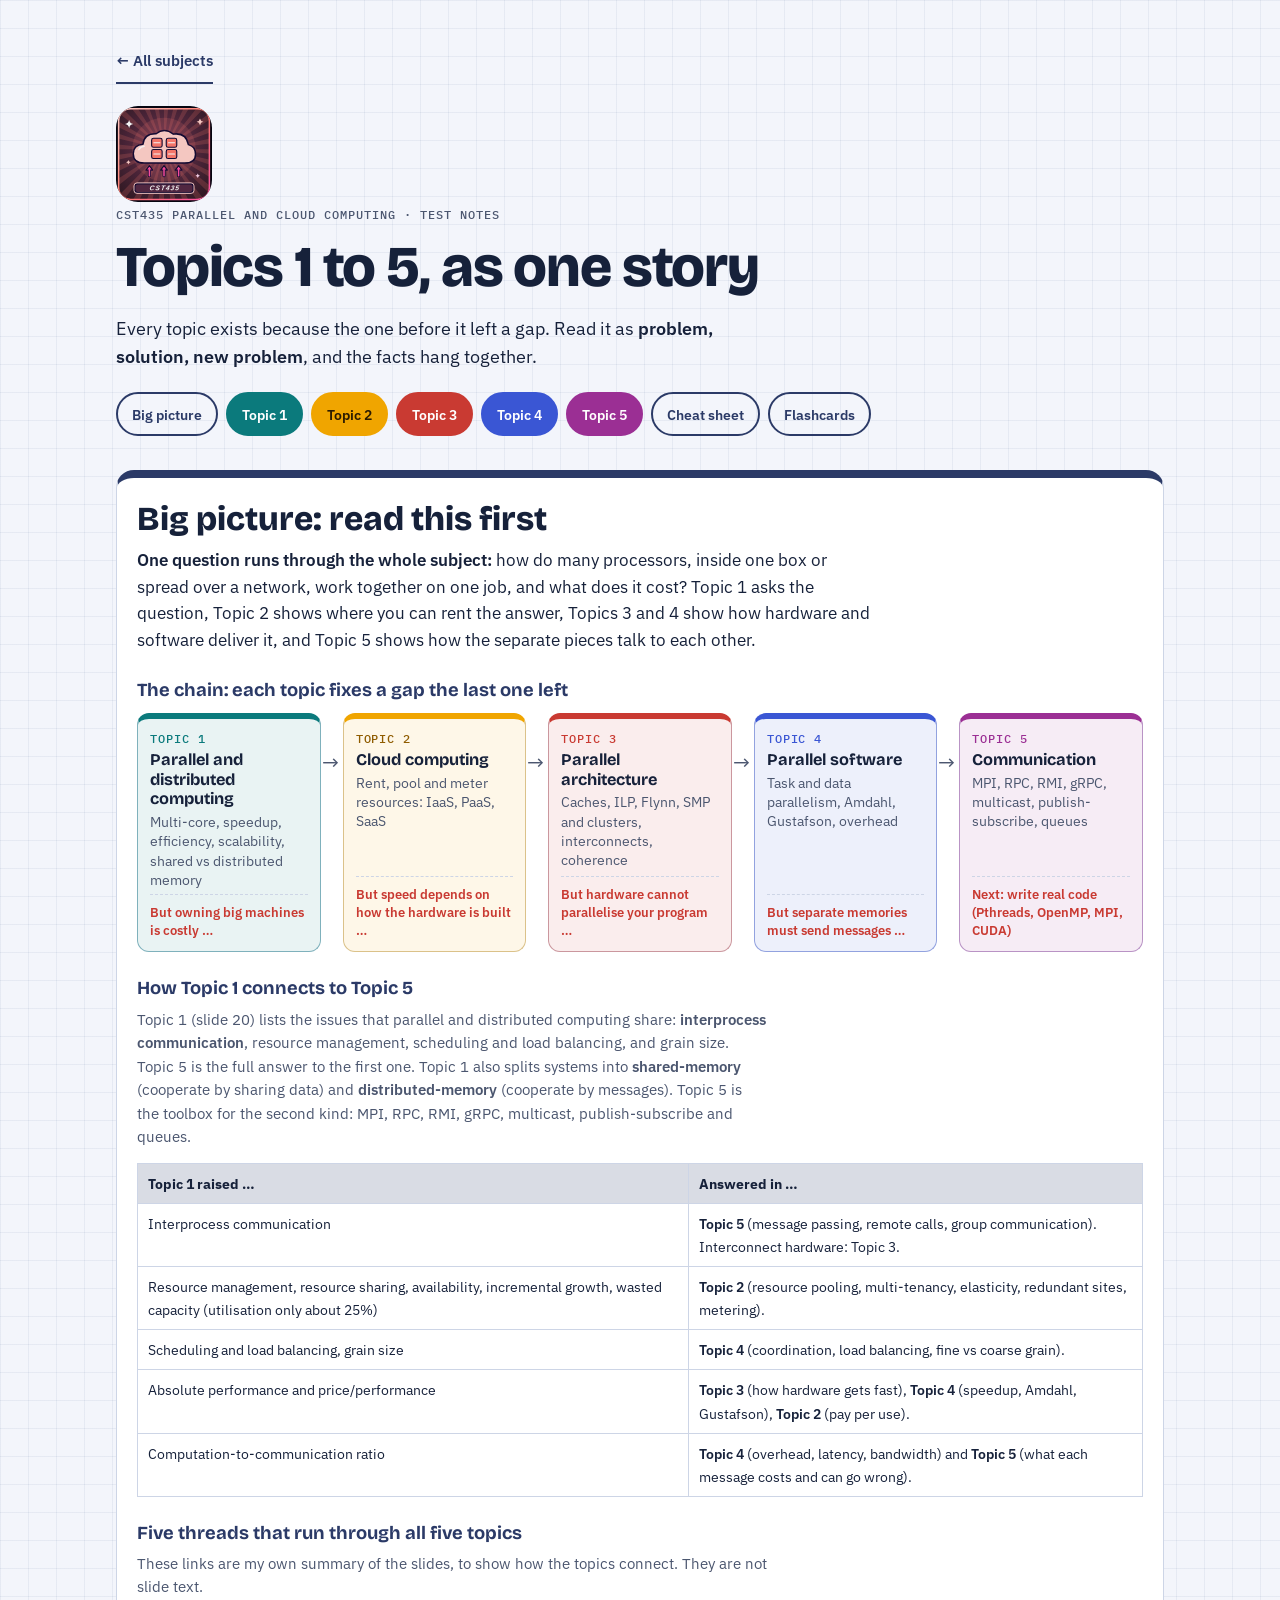
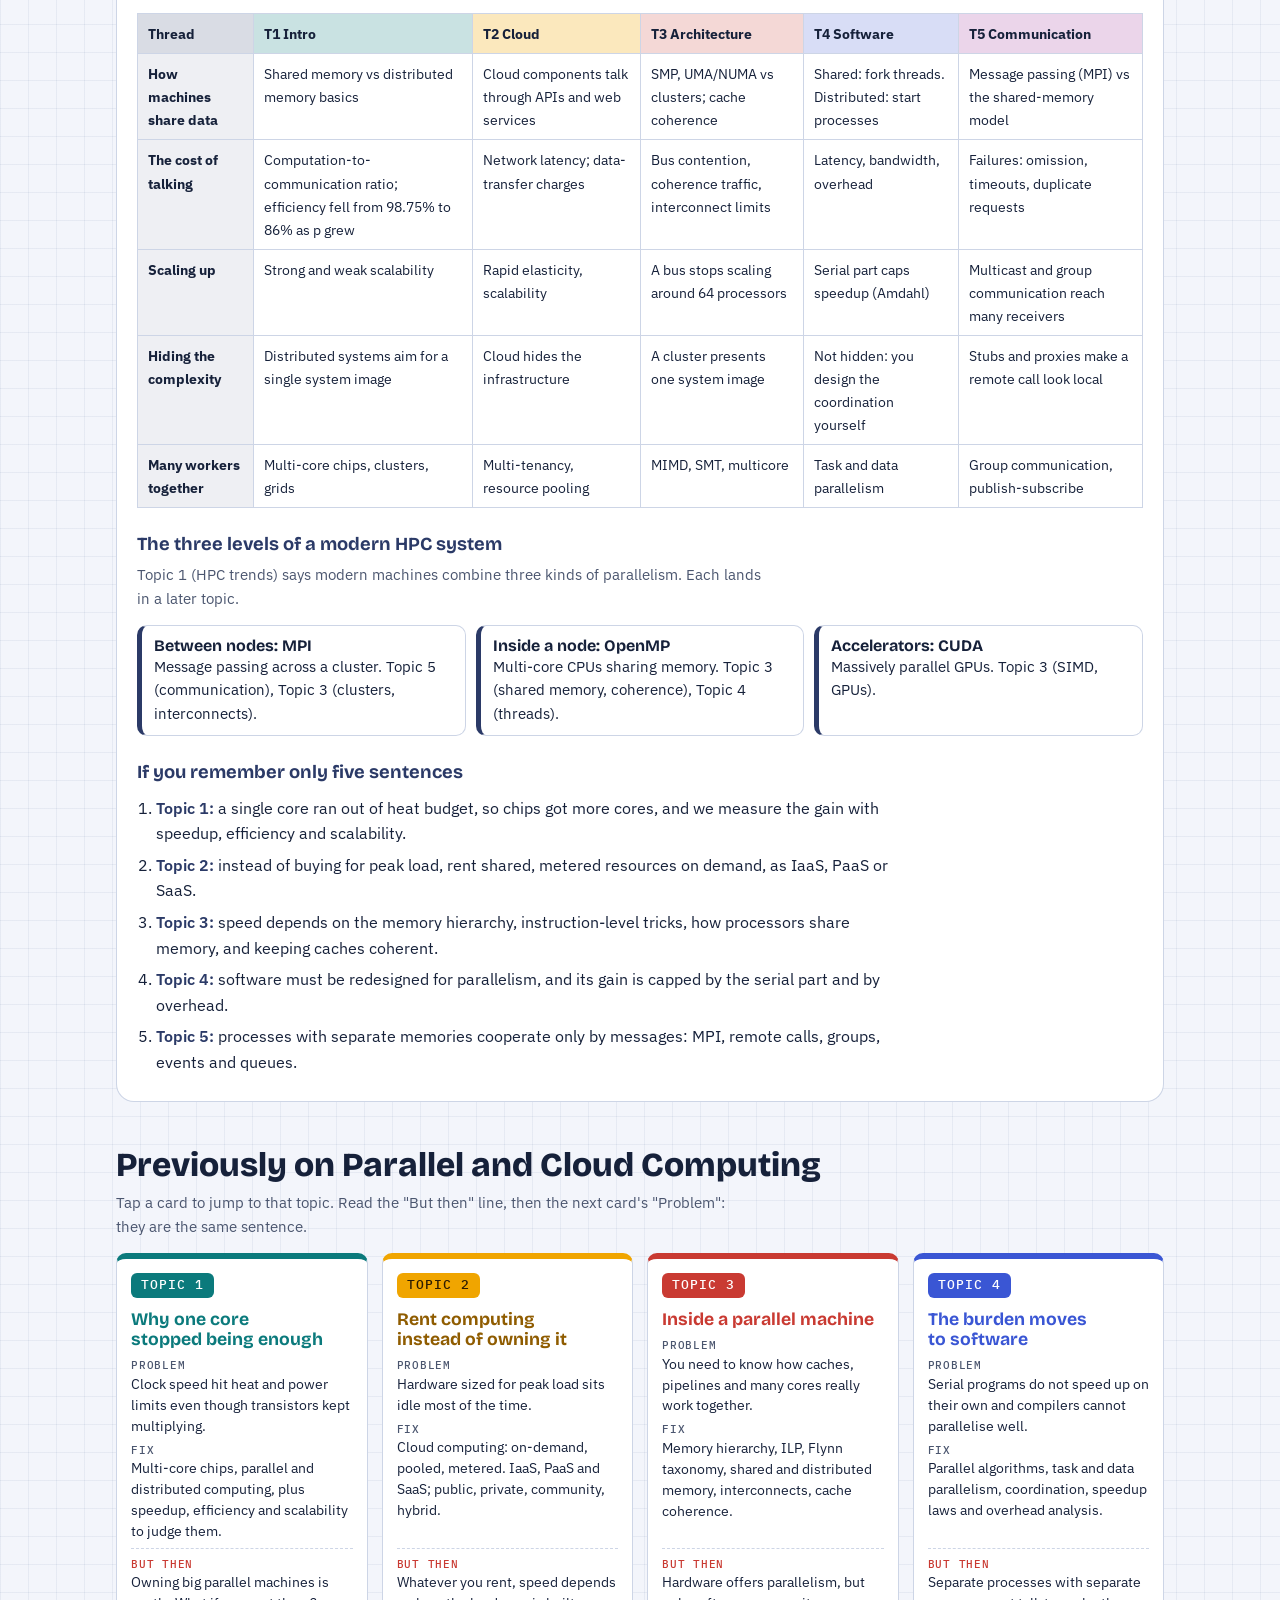
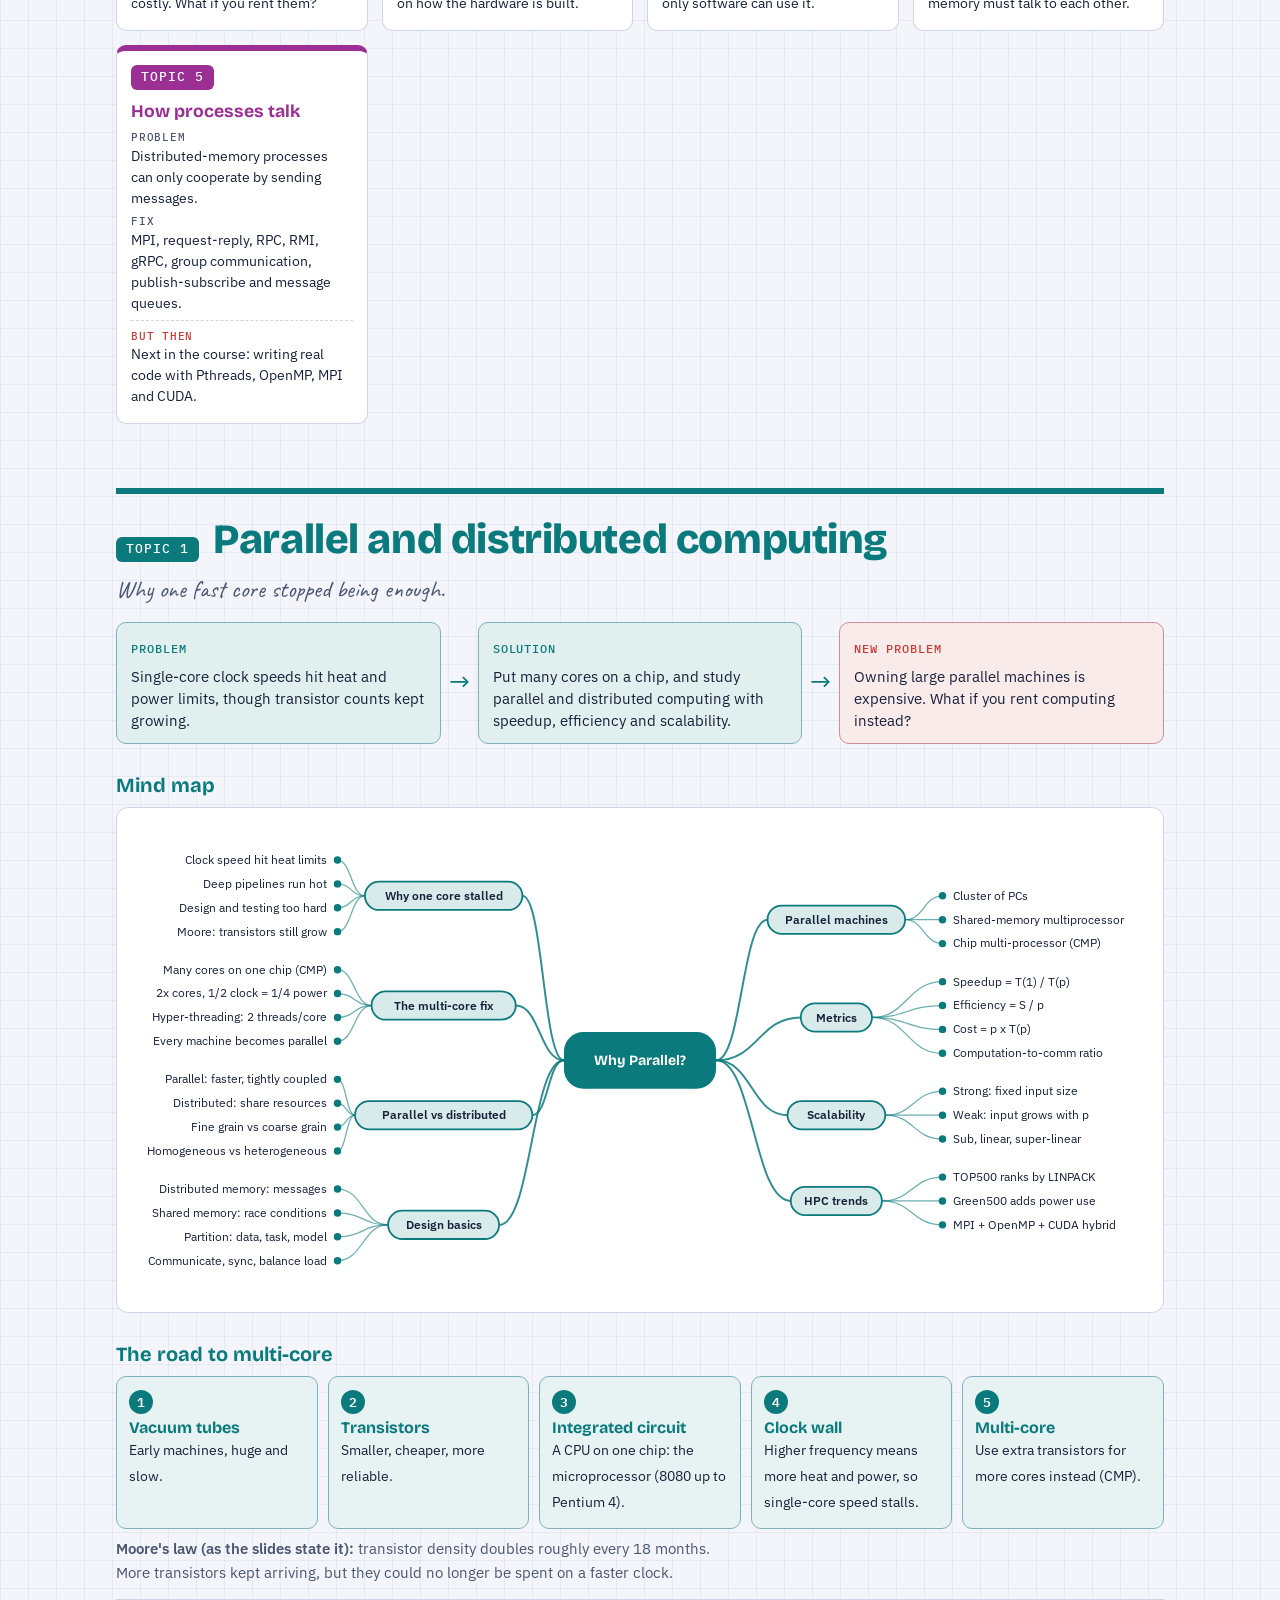
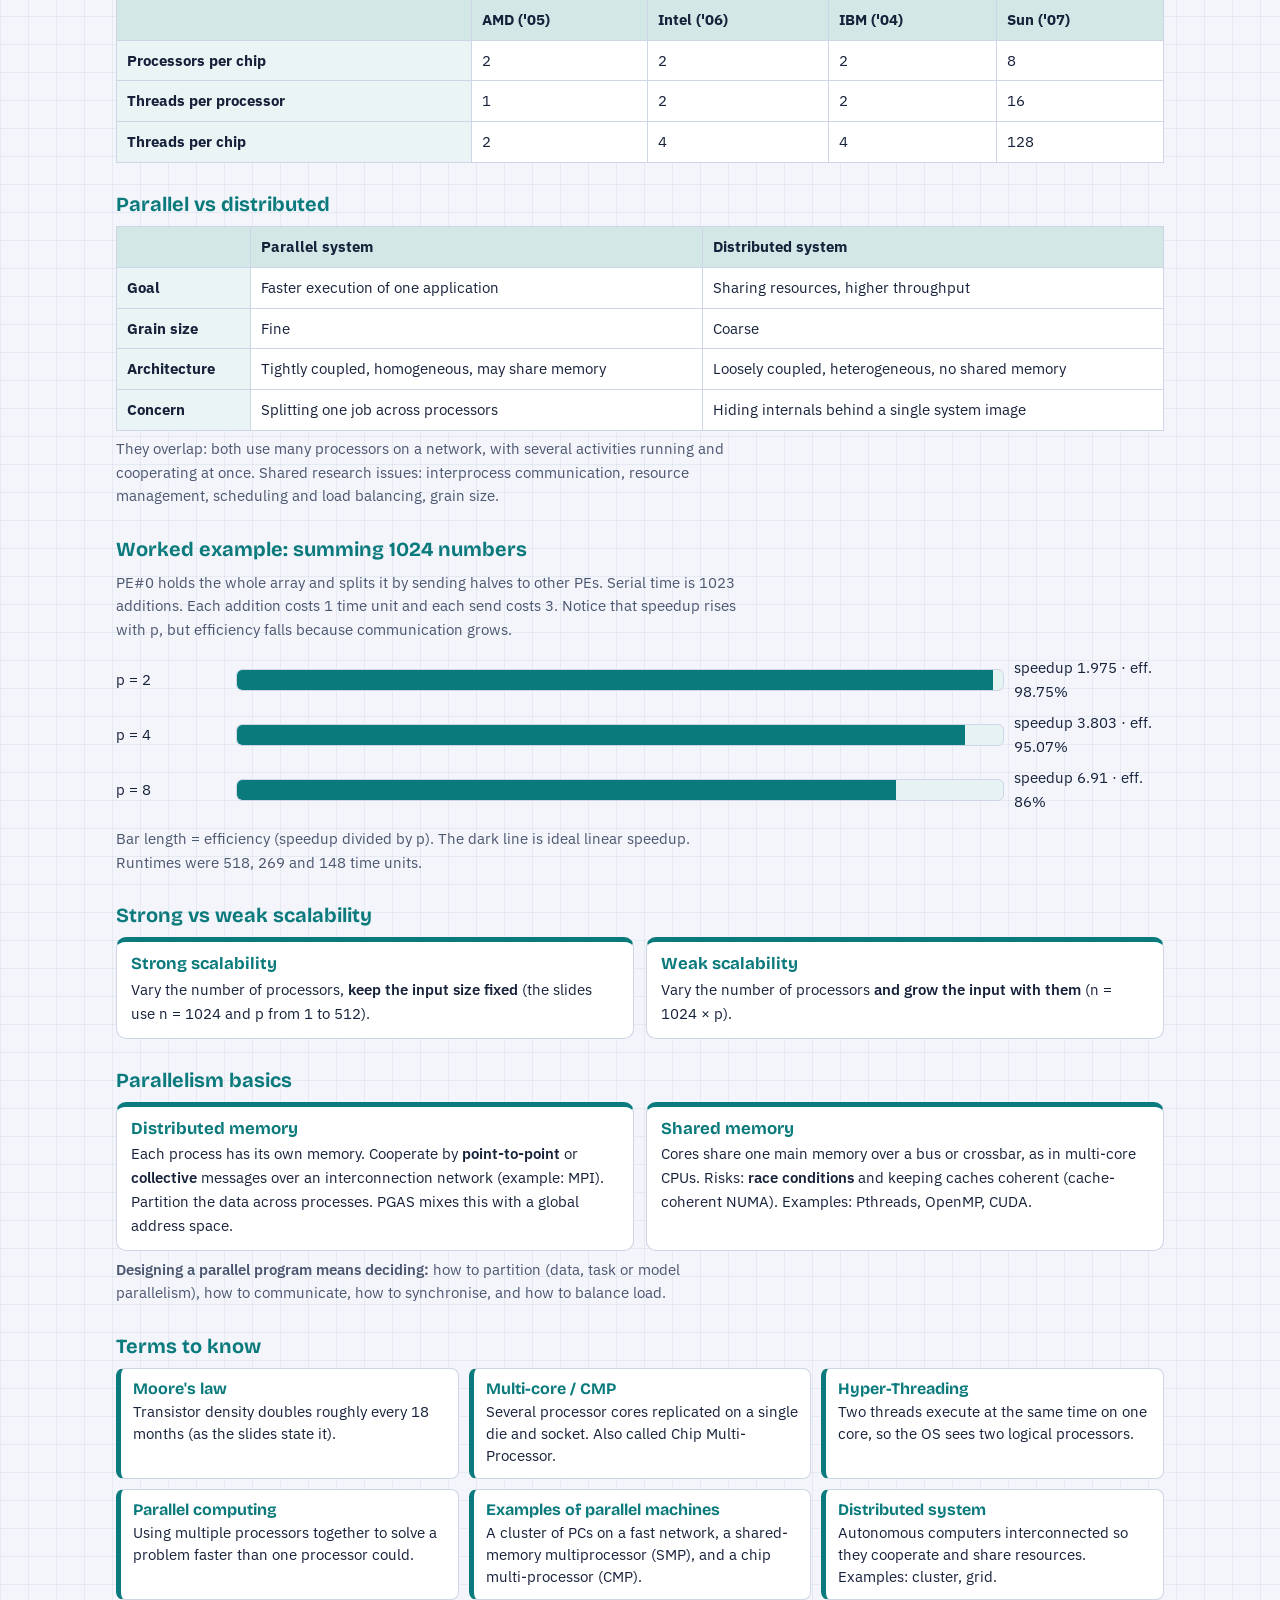
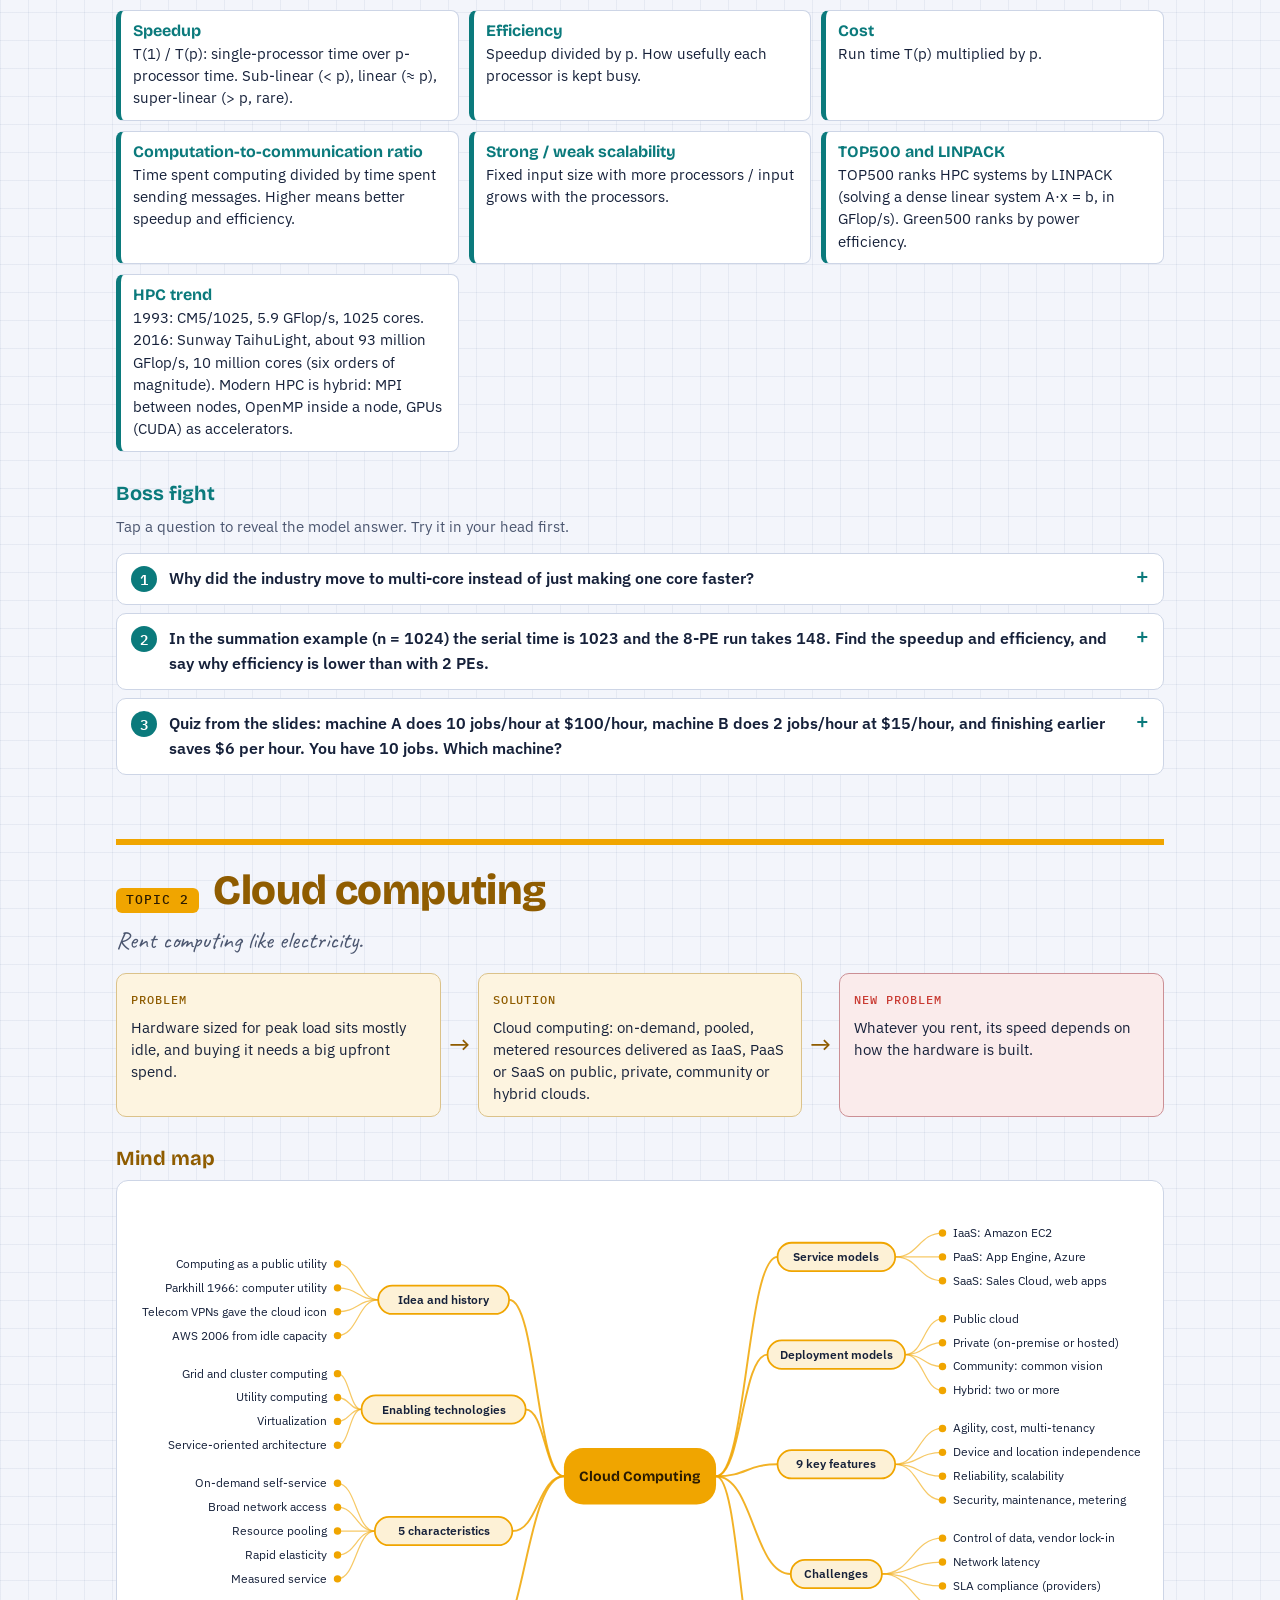
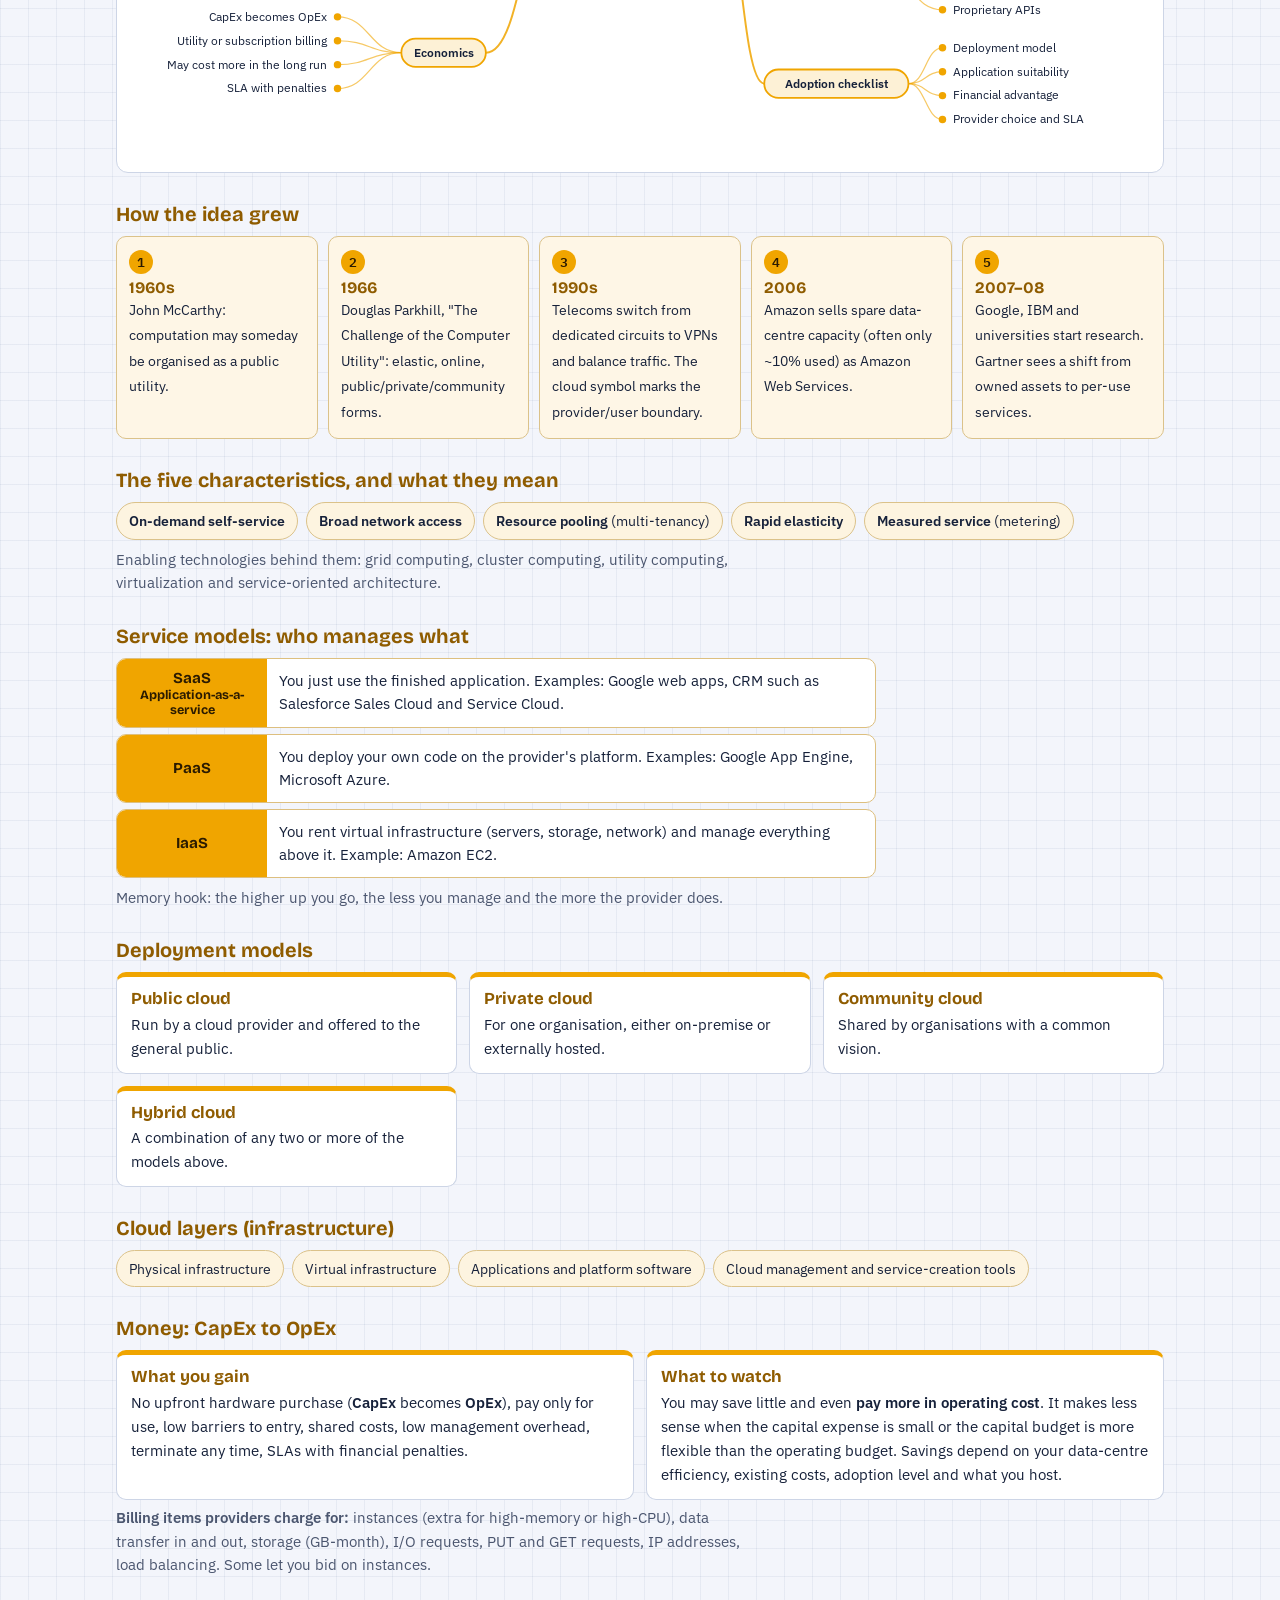
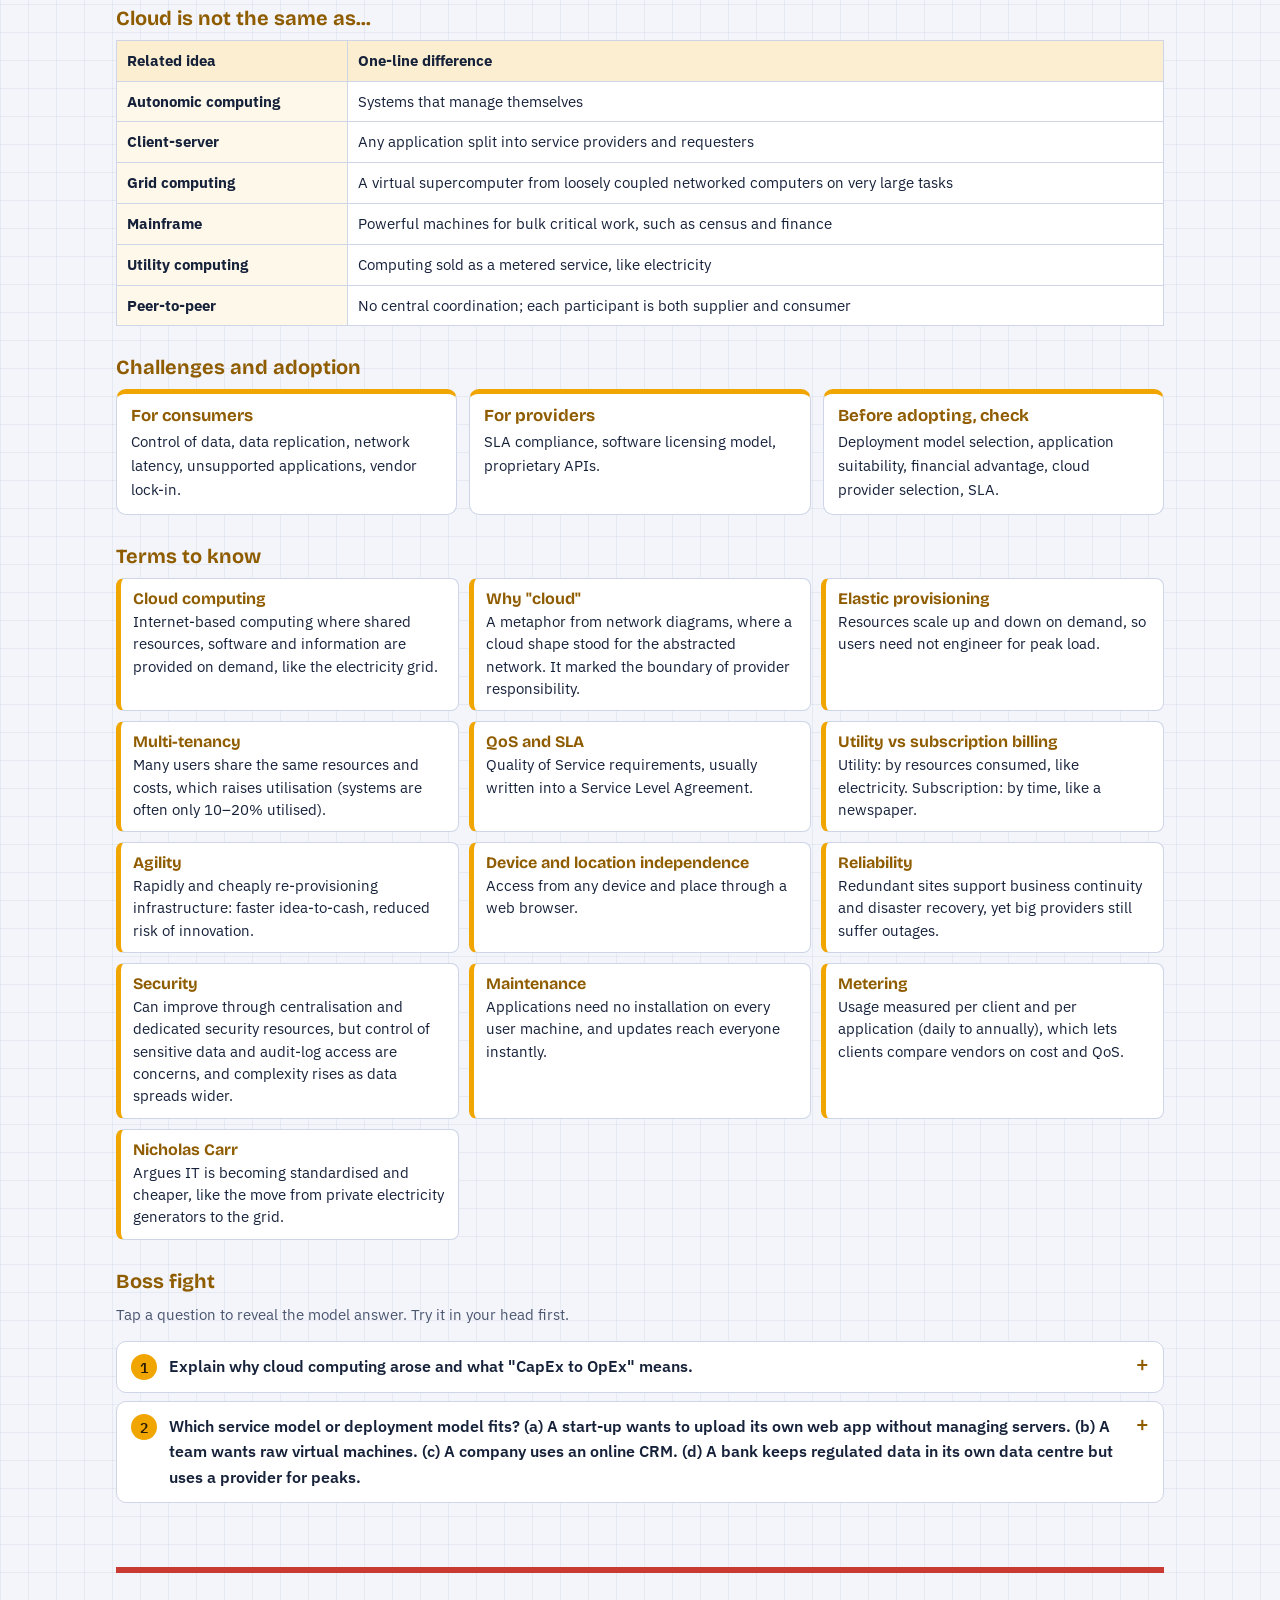
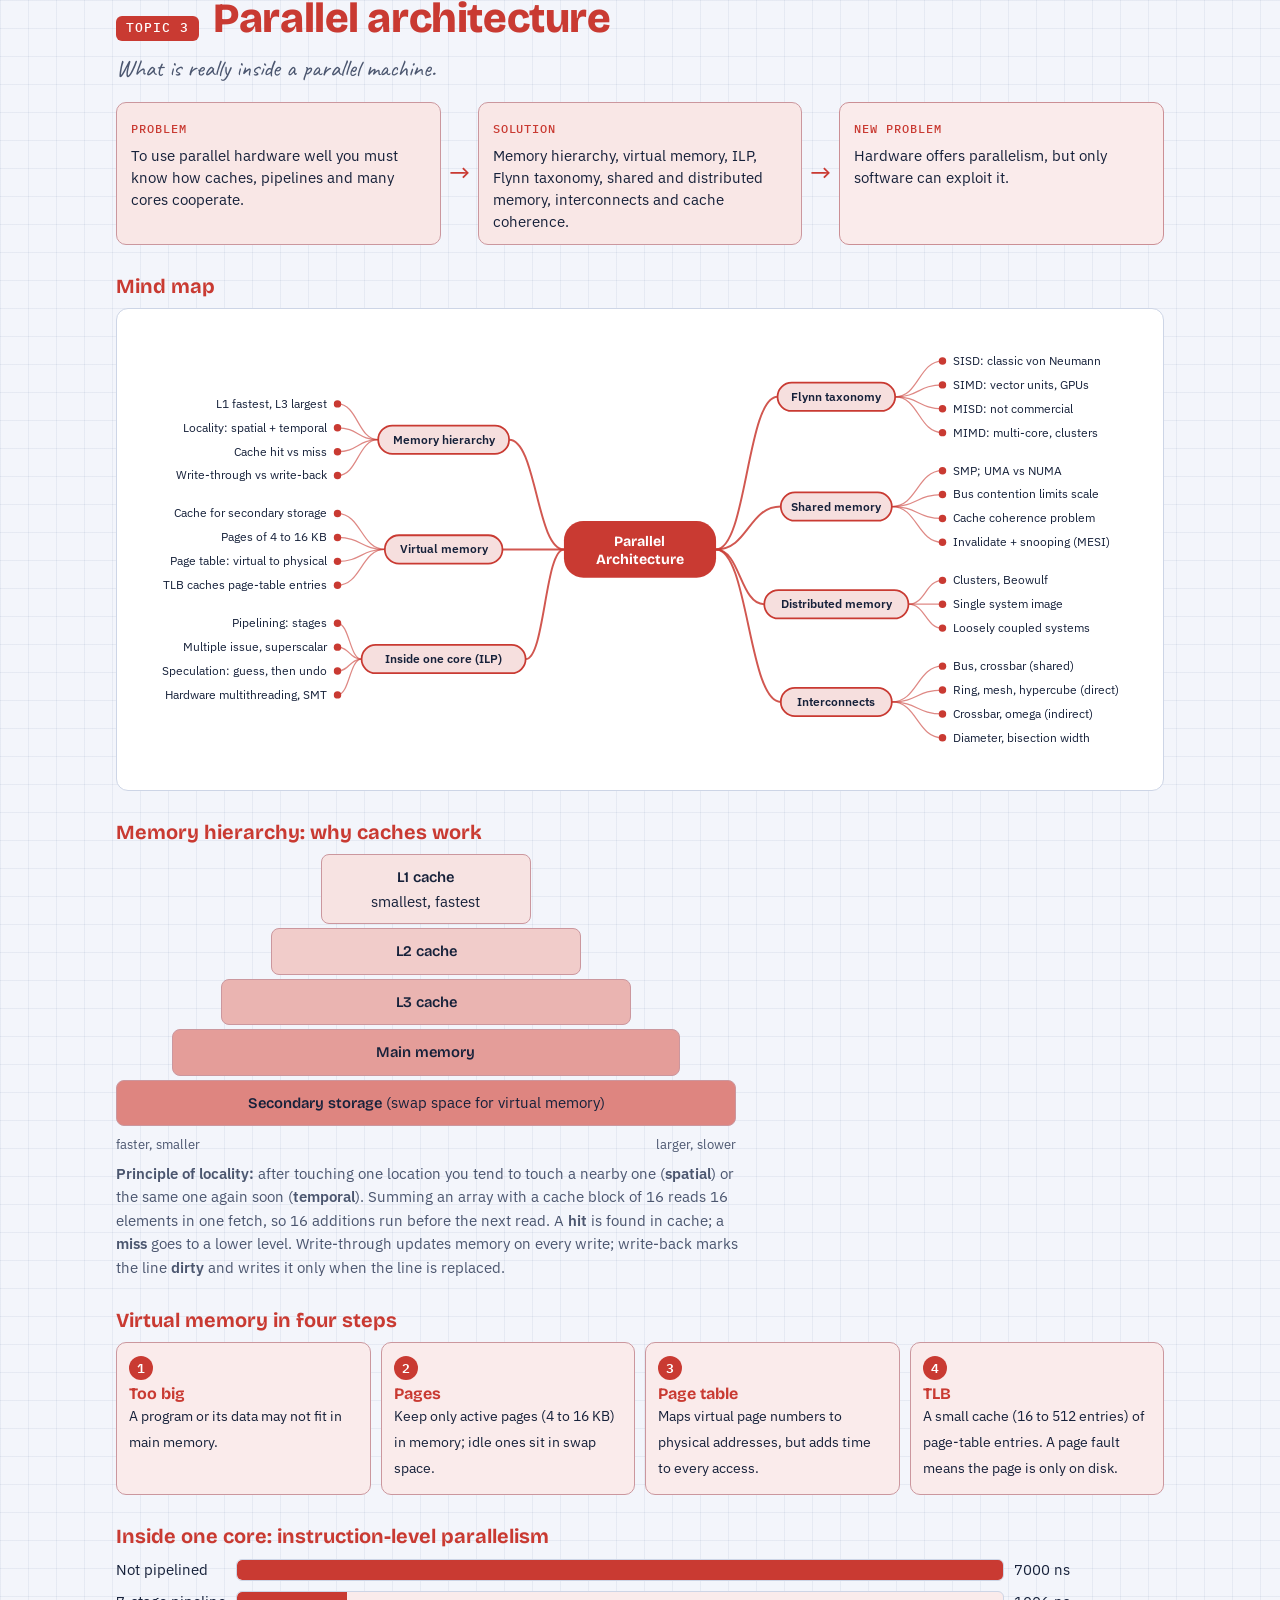
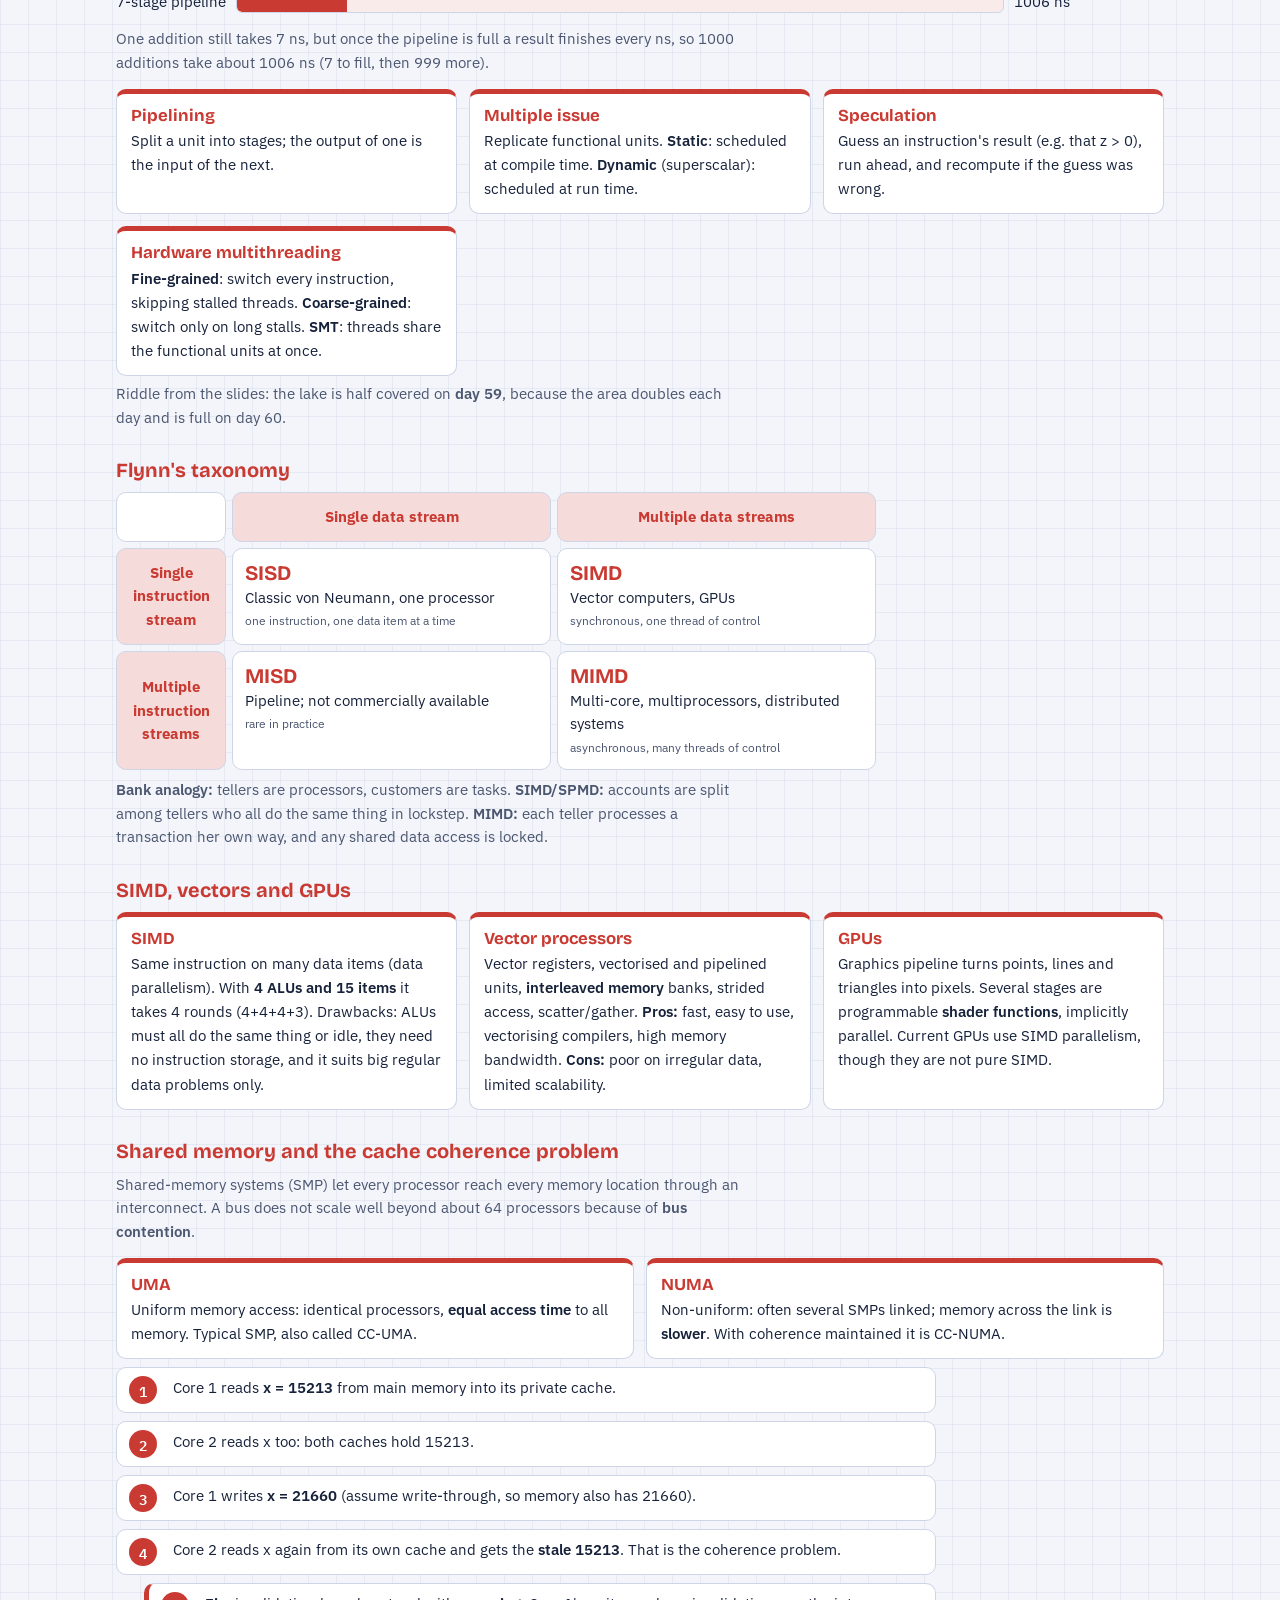
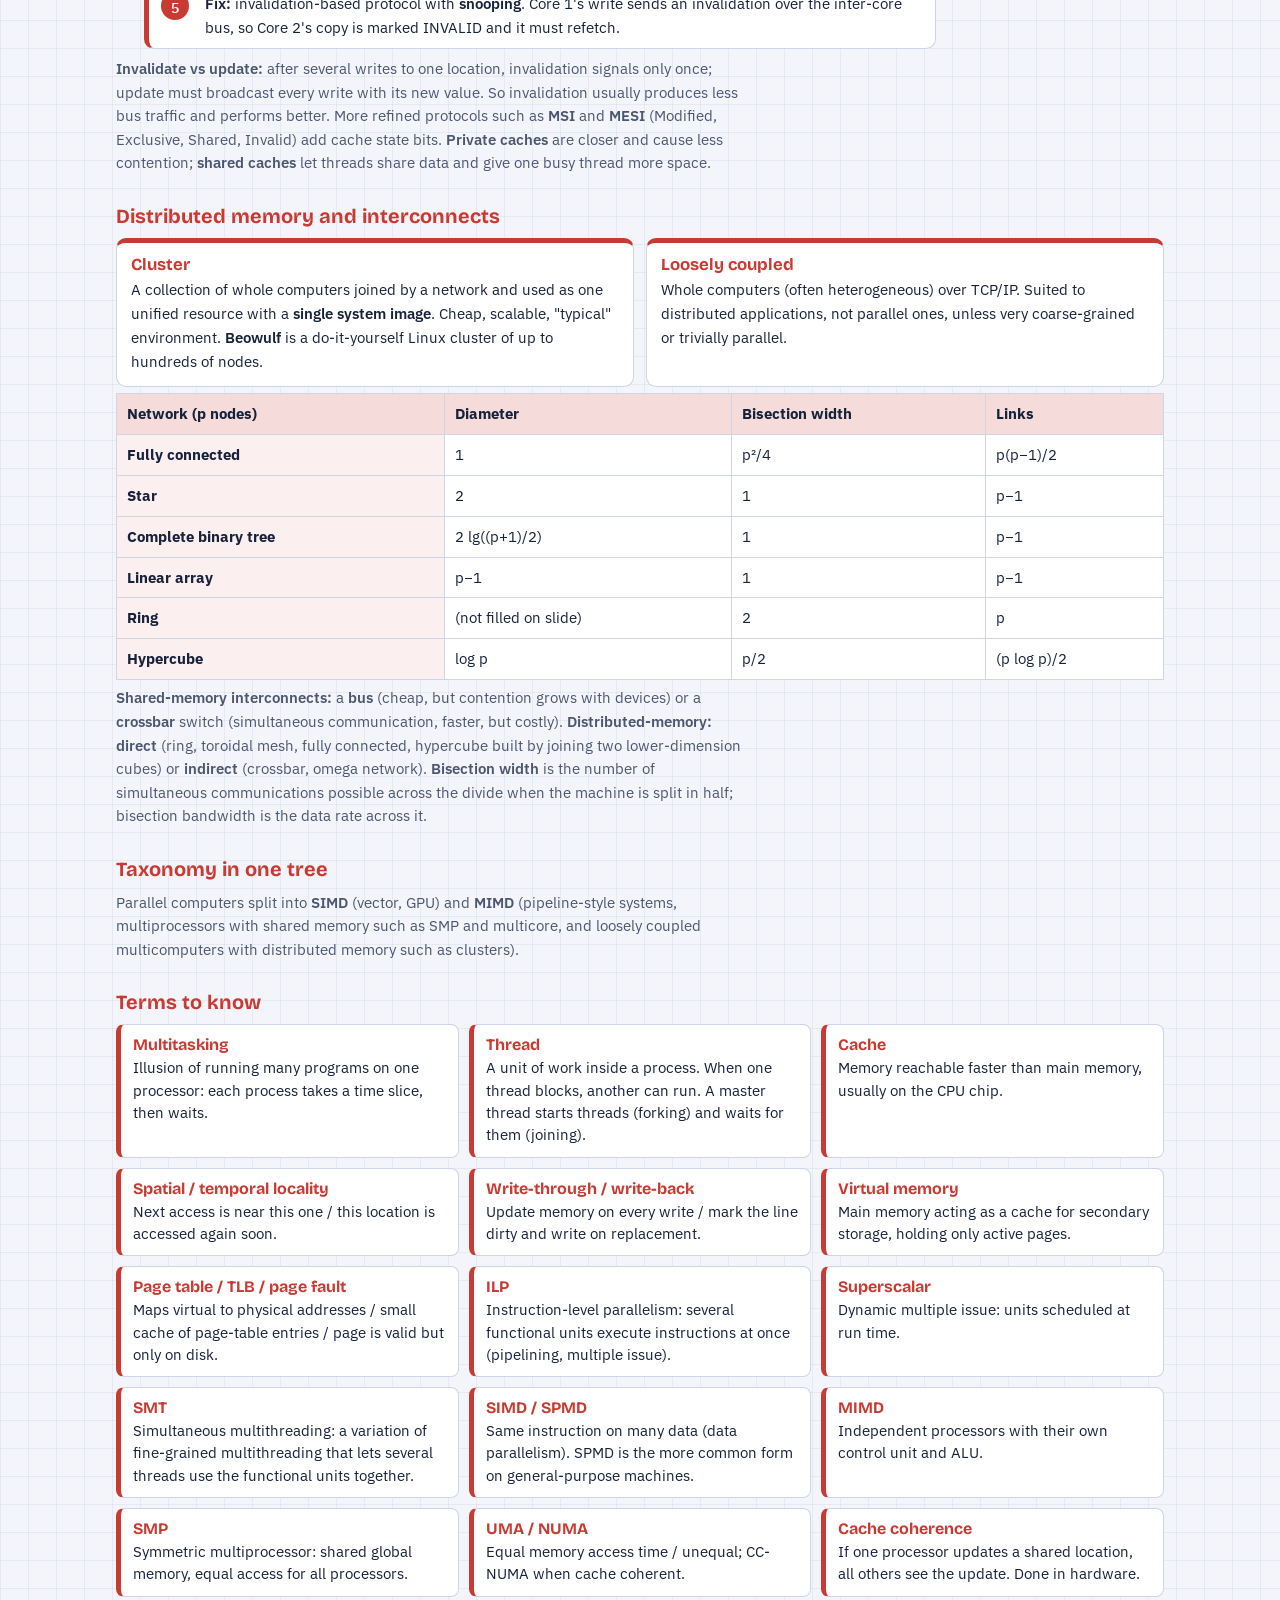
<file: cst435/index.html>
<!DOCTYPE html>
<html lang="en">
<head>
<meta charset="utf-8">
<meta name="viewport" content="width=device-width, initial-scale=1, viewport-fit=cover">
<meta name="theme-color" content="#060510">
<title>CST435 Parallel and Cloud Computing Notes</title>
<link rel="icon" href="../favicon.svg" type="image/svg+xml">
<link rel="icon" href="../favicon-32.png" type="image/png" sizes="32x32">
<link rel="apple-touch-icon" href="../apple-touch-icon.png">
<link rel="preconnect" href="https://fonts.googleapis.com">
<link rel="preconnect" href="https://fonts.gstatic.com" crossorigin>
<link href="https://fonts.googleapis.com/css2?family=Bricolage+Grotesque:opsz,wght@12..96,500..800&family=Caveat:wght@600&family=IBM+Plex+Mono:wght@500&family=IBM+Plex+Sans:wght@400;500;600&display=swap" rel="stylesheet">
<style>
/* Design plan: graph-paper study notebook. Cool paper, navy ink, one highlighter colour per week
   (teal, amber, coral, indigo, magenta) so a colour tells you which chapter you are in.
   Layout: single reading column, wide scrollable mind maps, cards for lists. */
:root {
  --paper: #f3f5fb; --card: #ffffff; --ink: #16213a; --muted: #4b566f; --line: #cdd5e6;
  --grid: rgba(54, 78, 140, .07); --brand: #2b3a67; --warn: #c93a32;
  --low: #7fcf8f; --med: #f3d55b; --high: #f2a04a; --crit: #e5584d; --hm-ink: #1b2030;
  --display: "Bricolage Grotesque", "Trebuchet MS", system-ui, sans-serif;
  --body: "IBM Plex Sans", system-ui, -apple-system, "Segoe UI", sans-serif;
  --hand: "Caveat", "Segoe Print", cursive;
  --mono: "IBM Plex Mono", ui-monospace, Menlo, Consolas, monospace;
}
.w1 { --c: #0b7a7c; --on: #ffffff; --ct: #0b7a7c; }
.w2 { --c: #f0a500; --on: #2b1b00; --ct: #8f5c00; }
.w3 { --c: #c93a32; --on: #ffffff; --ct: #c93a32; }
.w4 { --c: #3a56d4; --on: #ffffff; --ct: #3a56d4; }
.w5 { --c: #9b2f94; --on: #ffffff; --ct: #9b2f94; }
.w6 { --c: #1f7a43; --on: #ffffff; --ct: #1f7a43; }
.wx { --c: #2b3a67; --on: #ffffff; --ct: #2b3a67; }

@media (prefers-color-scheme: dark) {
  :root:not([data-theme="light"]) {
    color-scheme: dark;
    --paper: #0f1424; --card: #182036; --ink: #e8ecf8; --muted: #a5afc9; --line: #2c3656;
    --grid: rgba(150, 175, 255, .06); --brand: #aebaf0; --warn: #ff7a6e;
  }
  :root:not([data-theme="light"]) .w1 { --c: #3cc4c6; --on: #0f1424; --ct: #3cc4c6; }
  :root:not([data-theme="light"]) .w2 { --c: #f0b429; --on: #0f1424; --ct: #f0b429; }
  :root:not([data-theme="light"]) .w3 { --c: #ff7a6e; --on: #0f1424; --ct: #ff7a6e; }
  :root:not([data-theme="light"]) .w4 { --c: #8da2ff; --on: #0f1424; --ct: #8da2ff; }
  :root:not([data-theme="light"]) .w5 { --c: #e08ada; --on: #0f1424; --ct: #e08ada; }
  :root:not([data-theme="light"]) .w6 { --c: #6fd68f; --on: #0f1424; --ct: #6fd68f; }
  :root:not([data-theme="light"]) .wx { --c: #aebaf0; --on: #0f1424; --ct: #aebaf0; }
}
:root[data-theme="dark"] {
  color-scheme: dark;
  --paper: #0f1424; --card: #182036; --ink: #e8ecf8; --muted: #a5afc9; --line: #2c3656;
  --grid: rgba(150, 175, 255, .06); --brand: #aebaf0; --warn: #ff7a6e;
}
:root[data-theme="dark"] .w1 { --c: #3cc4c6; --on: #0f1424; --ct: #3cc4c6; }
:root[data-theme="dark"] .w2 { --c: #f0b429; --on: #0f1424; --ct: #f0b429; }
:root[data-theme="dark"] .w3 { --c: #ff7a6e; --on: #0f1424; --ct: #ff7a6e; }
:root[data-theme="dark"] .w4 { --c: #8da2ff; --on: #0f1424; --ct: #8da2ff; }
:root[data-theme="dark"] .w5 { --c: #e08ada; --on: #0f1424; --ct: #e08ada; }
:root[data-theme="dark"] .w6 { --c: #6fd68f; --on: #0f1424; --ct: #6fd68f; }
:root[data-theme="dark"] .wx { --c: #aebaf0; --on: #0f1424; --ct: #aebaf0; }

* { box-sizing: border-box; }
html { scroll-behavior: smooth; -webkit-tap-highlight-color: transparent; }
a, button, summary { touch-action: manipulation; }
body {
  margin: 0; background-color: var(--paper); color: var(--ink);
  background-image: linear-gradient(var(--grid) 1px, transparent 1px), linear-gradient(90deg, var(--grid) 1px, transparent 1px);
  background-size: 28px 28px;
  font: 400 16px/1.6 var(--body);
}
main, .hero, .foot { max-width: 1080px; margin-inline: auto; padding-inline: 16px; }
h1, h2, h3, h4 { font-family: var(--display); text-wrap: balance; line-height: 1.15; margin: 0; }
b { font-weight: 600; }
a { color: inherit; }
:focus-visible { outline: 3px solid var(--brand); outline-offset: 2px; }
.small { color: var(--muted); font-size: .92rem; margin: .4rem 0 .9rem; max-width: 70ch; }
.note { font-family: var(--hand); font-size: 1.25rem; color: var(--ct, var(--brand)); }

/* hero */
.hero { padding-top: 40px; padding-bottom: 8px; }
.hero .subj { display: block; width: 96px; height: 96px; margin: 14px 0 6px; border-radius: 22px; }
.eyebrow { font: 500 .78rem/1 var(--mono); letter-spacing: .08em; text-transform: uppercase; color: var(--muted); margin: 0 0 14px; }
.hero h1 { font-size: clamp(2.1rem, 6vw, 3.6rem); font-weight: 800; letter-spacing: -.02em; }
.lead { max-width: 60ch; font-size: 1.12rem; margin: 14px 0 20px; }
.jump { display: flex; flex-wrap: wrap; gap: 8px; }
.jump a {
  text-decoration: none; font-weight: 600; font-size: .9rem; padding: 7px 14px; min-height: 44px; display: inline-flex; align-items: center; border-radius: 999px;
  background: var(--c); color: var(--on); border: 2px solid var(--c);
}
.jump a.wx { background: transparent; color: var(--ct); border-color: var(--c); }

/* sections */
.band { margin-top: 44px; }
.sec { font-size: clamp(1.5rem, 3.6vw, 2.1rem); font-weight: 800; margin-bottom: 6px; }
.week { margin-top: 64px; padding-top: 22px; border-top: 6px solid var(--c); }
.week h3, .band h3 { font-size: 1.25rem; font-weight: 700; margin: 30px 0 10px; color: var(--ct); }
.week-head { display: flex; flex-wrap: wrap; align-items: baseline; gap: 6px 14px; margin-bottom: 14px; }
.wk { font: 500 .8rem/1 var(--mono); text-transform: uppercase; letter-spacing: .08em; background: var(--c); color: var(--on); padding: 6px 10px; border-radius: 6px; }
.week-head h2 { font-size: clamp(1.7rem, 4.4vw, 2.6rem); font-weight: 800; color: var(--ct); letter-spacing: -.01em; }
.blurb { flex-basis: 100%; margin: 0; font-family: var(--hand); font-size: 1.5rem; color: var(--muted); }

/* previously-on cards */
.story { list-style: none; padding: 0; margin: 14px 0 0; display: grid; grid-template-columns: repeat(auto-fit, minmax(200px, 1fr)); gap: 14px; }
.story a {
  display: flex; flex-direction: column; gap: 6px; height: 100%; text-decoration: none; padding: 14px 14px 16px;
  background: var(--card); border: 1px solid var(--line); border-top: 6px solid var(--c); border-radius: 10px;
}
.story .wk { align-self: flex-start; }
.story h3 { margin: 6px 0 2px; font-size: 1.1rem; color: var(--ct); }
.story p { margin: 0; font-size: .9rem; line-height: 1.45; }
.story p b { display: block; font: 500 .7rem/1.4 var(--mono); text-transform: uppercase; letter-spacing: .07em; color: var(--muted); }
.story .but { margin-top: auto; padding-top: 8px; border-top: 1px dashed var(--line); }
.story .but b { color: var(--warn); }

/* problem, solution, new problem */
.psn { display: flex; flex-wrap: wrap; align-items: stretch; gap: 8px; margin: 8px 0 4px; }
.psn > div { flex: 1 1 230px; padding: 12px 14px; border-radius: 10px; background: color-mix(in srgb, var(--c) 12%, var(--card)); border: 1px solid color-mix(in srgb, var(--c) 40%, var(--line)); }
.psn > .n { background: color-mix(in srgb, var(--warn) 10%, var(--card)); border-color: color-mix(in srgb, var(--warn) 45%, var(--line)); }
.psn b { font: 500 .72rem/1.4 var(--mono); text-transform: uppercase; letter-spacing: .08em; color: var(--ct); }
.psn .n b { color: var(--warn); }
.psn p { margin: 4px 0 0; font-size: .95rem; line-height: 1.45; }
.psn .arr { align-self: center; font-size: 1.6rem; color: var(--ct); }
@media (max-width: 820px) { .psn .arr { flex-basis: 100%; text-align: center; transform: rotate(90deg); height: 24px; line-height: 24px; } }

/* mind map */
.mm-wrap { overflow-x: auto; background: var(--card); border: 1px solid var(--line); border-radius: 12px; padding: 10px; -webkit-overflow-scrolling: touch; }
.mm-wrap .hint { display: none; margin: 0 0 4px; font: 500 .75rem/1 var(--mono); color: var(--muted); }
.mm { display: block; width: 100%; min-width: 940px; height: auto; font-family: var(--body); }
.mm-link { fill: none; stroke: var(--c); stroke-width: 2.2; opacity: .85; }
.mm-link.thin { stroke-width: 1.4; opacity: .6; }
.mm-center { fill: var(--c); }
.mm-ctxt { fill: var(--on); font: 700 16px var(--display); }
.mm-branch { fill: color-mix(in srgb, var(--c) 16%, var(--card)); stroke: var(--c); stroke-width: 2; }
.mm-btxt { fill: var(--ink); font: 600 13.5px var(--body); }
.mm-leaf { fill: var(--ink); font: 400 13.5px var(--body); }
.mm-dot { fill: var(--c); }
@media (max-width: 960px) { .mm-wrap .hint { display: block; } }

/* pictures */
.shots { display: grid; grid-template-columns: repeat(auto-fit, minmax(min(100%, 330px), 1fr)); gap: 16px; }
.shot { margin: 0; background: var(--card); border: 1px solid var(--line); border-radius: 12px; padding: 8px; }
.zoom { display: block; width: 100%; padding: 0; border: 0; background: none; cursor: zoom-in; border-radius: 8px; overflow: hidden; }
.shot img { display: block; width: 100%; height: auto; max-width: 100%; border-radius: 6px; }
.shot figcaption { font-size: .88rem; color: var(--muted); padding: 8px 4px 4px; line-height: 1.45; }
#lightbox { max-width: 96vw; max-height: 94vh; padding: 10px; border: 0; border-radius: 12px; background: var(--card); color: var(--ink); }
#lightbox::backdrop { background: rgba(8, 12, 24, .72); }
#lightbox img { display: block; max-width: 92vw; max-height: 82vh; margin: 8px auto 0; }
#lightbox .close { font: 600 .9rem var(--body); padding: 8px 16px; border-radius: 999px; border: 2px solid var(--brand); background: transparent; color: var(--ink); cursor: pointer; }

/* terms */
.terms { display: grid; grid-template-columns: repeat(auto-fit, minmax(min(100%, 290px), 1fr)); gap: 10px; margin: 0; }
.terms > div { background: var(--card); border: 1px solid var(--line); border-left: 5px solid var(--c); border-radius: 8px; padding: 10px 12px; }
.terms dt { font: 700 1rem var(--display); color: var(--ct); }
.terms dd { margin: 3px 0 0; font-size: .93rem; line-height: 1.5; }

/* tables */
.tbl-wrap { overflow-x: auto; margin: 6px 0; }
table { border-collapse: collapse; width: 100%; background: var(--card); font-size: .93rem; }
th, td { border: 1px solid var(--line); padding: 8px 10px; text-align: left; vertical-align: top; }
thead th { background: color-mix(in srgb, var(--c) 18%, var(--card)); }
tbody th { background: color-mix(in srgb, var(--c) 8%, var(--card)); }
th small { font-weight: 400; color: var(--muted); }
table.gen th, table.gen td { min-width: 140px; }

/* week 1 staircase */
.ladder { list-style: none; margin: 8px 0; padding: 0; display: grid; grid-template-columns: repeat(2, 1fr); gap: 8px; }
.ladder li {
  display: flex; flex-direction: column; gap: 2px; padding: 10px 10px 12px; border-radius: 10px; border: 1px solid var(--c);
  background: color-mix(in srgb, var(--c) calc(6% + var(--i) * 3.5%), var(--card));
}
.ladder .n { font: 500 .75rem/1 var(--mono); color: var(--ct); }
.ladder b { font-family: var(--display); font-size: 1.02rem; }
.ladder small { font-size: .82rem; line-height: 1.35; color: var(--muted); }
@media (min-width: 780px) {
  .ladder { grid-template-columns: repeat(5, 1fr); align-items: start; }
  .ladder li { margin-top: calc((4 - var(--j)) * 16px); }
}

/* week 2 pipeline, week 3 flow */
.pipe, .flow5 { list-style: none; margin: 8px 0 14px; padding: 0; display: flex; flex-wrap: wrap; gap: 12px; counter-reset: s; }
.pipe li, .flow5 li {
  counter-increment: s; position: relative; flex: 1 1 190px; padding: 12px 12px 14px 12px; border-radius: 10px;
  background: color-mix(in srgb, var(--c) 12%, var(--card)); border: 1px solid color-mix(in srgb, var(--c) 45%, var(--line));
}
.pipe li::before, .flow5 li::before { content: counter(s); display: inline-grid; place-items: center; width: 26px; height: 26px; margin-bottom: 6px; border-radius: 50%; background: var(--c); color: var(--on); font: 600 .85rem var(--mono); }
.pipe b, .flow5 b { display: block; font-family: var(--display); font-size: 1.05rem; color: var(--ct); }
.pipe span, .flow5 span { display: block; font-size: .9rem; line-height: 1.45; }
@media (min-width: 900px) { .pipe li:not(:last-child)::after, .flow5 li:not(:last-child)::after { content: "\2192"; position: absolute; right: -14px; top: 50%; transform: translateY(-50%); font-size: 1.3rem; color: var(--ct); background: var(--paper); line-height: 1; z-index: 1; } }

/* callouts and answers */
.callout { margin: 16px 0; padding: 12px 14px; border-radius: 10px; background: var(--card); border: 1px solid var(--line); border-left: 6px solid var(--brand); font-size: .95rem; }
.callout.trap { border-left-color: var(--warn); background: color-mix(in srgb, var(--warn) 8%, var(--card)); }
.callout.trap b:first-child { color: var(--warn); }
.hook { font: 500 .95rem var(--mono); padding: 8px 10px; border-radius: 8px; background: color-mix(in srgb, var(--c) 12%, var(--card)); }
.qa { background: var(--card); border: 1px solid var(--line); border-radius: 10px; margin: 8px 0; }
.qa summary { cursor: pointer; list-style: none; padding: 12px 14px 12px 14px; display: flex; gap: 12px; align-items: flex-start; font-weight: 600; }
.qa summary::-webkit-details-marker { display: none; }
.qa summary::after { content: "+"; margin-left: auto; font: 500 1.3rem/1 var(--mono); color: var(--ct); }
.qa[open] summary::after { content: "\2212"; }
.qn { flex: none; display: grid; place-items: center; width: 26px; height: 26px; border-radius: 50%; background: var(--c); color: var(--on); font: 600 .85rem var(--mono); }
.ans { padding: 0 14px 12px 52px; }
.ans p { margin: 8px 0; } .ans ul { margin: 8px 0; padding-left: 1.1rem; }

/* week 3 */
.heat-wrap { display: grid; gap: 14px; grid-template-columns: minmax(0, 1.5fr) minmax(0, 1fr); align-items: start; }
@media (max-width: 820px) { .heat-wrap { grid-template-columns: 1fr; } }
.heat { background: none; }
.heat th, .heat td { text-align: center; vertical-align: middle; }
.heat thead th, .heat tbody th { font-size: .8rem; background: var(--card); }
.heat .corner { font-family: var(--mono); }
.heat td { color: var(--hm-ink); font-size: 1.15rem; height: 54px; min-width: 62px; }
.heat td small { display: block; font-size: .62rem; line-height: 1.1; font-weight: 500; }
.heat .low, .sw.low { background: var(--low); } .heat .med, .sw.med { background: var(--med); }
.heat .high, .sw.high { background: var(--high); } .heat .crit, .sw.crit { background: var(--crit); }
.heat td.key { outline: 3px solid var(--ink); outline-offset: -3px; }
.legend { list-style: none; margin: 0; padding: 0; display: grid; gap: 8px; font-size: .9rem; }
.legend li { display: flex; gap: 10px; align-items: flex-start; }
.sw { flex: none; width: 18px; height: 18px; border-radius: 4px; margin-top: 3px; border: 1px solid var(--line); }
.strat { display: grid; grid-template-columns: repeat(auto-fit, minmax(150px, 1fr)); gap: 10px; margin: 12px 0; }
.strat div { padding: 10px 12px; border-radius: 10px; background: color-mix(in srgb, var(--c) 12%, var(--card)); border: 1px solid color-mix(in srgb, var(--c) 45%, var(--line)); }
.strat b { display: block; font: 700 1.1rem var(--display); color: var(--ct); }
.strat span { font-size: .88rem; }
.cards3 { display: grid; grid-template-columns: repeat(auto-fit, minmax(230px, 1fr)); gap: 12px; }
.cards3 .c { background: var(--card); border: 1px solid var(--line); border-top: 5px solid var(--c); border-radius: 10px; padding: 12px; }
.cards3 h4 { font-size: 1.05rem; color: var(--ct); }
.cards3 p { margin: 6px 0 0; font-size: .92rem; line-height: 1.45; }
.cards3 .eg { color: var(--muted); } .cards3 .imp { font-weight: 600; }

/* week 4 */
.dbmap { display: grid; grid-template-columns: minmax(0, 1fr) auto minmax(0, 1fr); gap: 8px 12px; align-items: center; max-width: 640px; }
.dbmap div { background: var(--card); border: 1px solid var(--line); border-left: 5px solid var(--c); border-radius: 8px; padding: 8px 12px; }
.dbmap b { display: block; font: 500 .72rem var(--mono); text-transform: uppercase; letter-spacing: .06em; color: var(--ct); }
.dbmap i { font-style: normal; font-size: 1.4rem; color: var(--ct); }

/* week 5 */
.goals, .quality { list-style: none; margin: 0; padding: 0; display: grid; grid-template-columns: repeat(auto-fit, minmax(min(100%, 230px), 1fr)); gap: 10px; }
.goals li, .quality li { background: var(--card); border: 1px solid var(--line); border-radius: 10px; padding: 10px 12px; border-left: 5px solid var(--c); }
.goals b, .quality b { display: block; font: 700 1.05rem var(--display); color: var(--ct); }
.goals span, .quality span { font-size: .9rem; line-height: 1.45; }
.three { list-style: none; counter-reset: q; margin: 8px 0; padding: 0; display: grid; grid-template-columns: repeat(auto-fit, minmax(230px, 1fr)); gap: 12px; }
.three li { counter-increment: q; background: var(--card); border: 1px solid var(--line); border-radius: 10px; padding: 12px 14px; }
.three li::before { content: counter(q); display: block; font: 800 2.4rem/1 var(--display); color: var(--ct); }
.three b { font: 700 1.1rem var(--display); display: block; margin-top: 2px; }
.three span { font-size: .9rem; }
.groups { display: grid; grid-template-columns: repeat(auto-fit, minmax(min(100%, 250px), 1fr)); gap: 12px; }
.groups .g { background: var(--card); border: 1px solid var(--line); border-top: 5px solid var(--c); border-radius: 10px; padding: 12px; }
.groups h4 { font-size: 1.02rem; color: var(--ct); margin-bottom: 6px; }
.groups ul { list-style: none; margin: 0; padding: 0; display: grid; gap: 6px; }
.groups li b { display: block; font-size: .95rem; }
.groups li span { font-size: .86rem; color: var(--muted); line-height: 1.35; }
.steps7 { list-style: none; counter-reset: st; margin: 8px 0; padding: 0 0 0 4px; max-width: 760px; }
.steps7 li { counter-increment: st; position: relative; padding: 4px 0 18px 46px; }
.steps7 li::before { content: counter(st); position: absolute; left: 0; top: 0; width: 32px; height: 32px; display: grid; place-items: center; border-radius: 50%; background: var(--c); color: var(--on); font: 600 .95rem var(--mono); }
.steps7 li:not(:last-child)::after { content: ""; position: absolute; left: 15px; top: 34px; bottom: 2px; width: 2px; background: color-mix(in srgb, var(--c) 50%, var(--line)); }

/* cheat sheet and flashcards */
.nums { list-style: none; margin: 0; padding: 0; display: grid; grid-template-columns: repeat(auto-fit, minmax(min(100%, 220px), 1fr)); gap: 10px; }
.nums li { background: var(--card); border: 1px solid var(--line); border-radius: 10px; padding: 12px; }
.nums b { display: block; font: 500 1.35rem/1.2 var(--mono); color: var(--ct); overflow-wrap: anywhere; }
.nums span { font-size: .88rem; color: var(--muted); }
.traps { margin: 0; padding-left: 1.2rem; display: grid; gap: 8px; max-width: 78ch; }
.traps li::marker { color: var(--warn); }
.cards { display: grid; grid-template-columns: repeat(auto-fill, minmax(min(100%, 250px), 1fr)); gap: 12px; }
.card { text-align: left; min-height: 130px; padding: 14px; border-radius: 12px; border: 1px solid var(--line); border-top: 5px solid var(--c); background: var(--card); color: var(--ink); font: inherit; cursor: pointer; }
.card .front { font: 700 1.05rem/1.25 var(--display); }
.card .back { display: none; font-size: .93rem; line-height: 1.5; }
.card[aria-pressed="true"] { background: color-mix(in srgb, var(--c) 14%, var(--card)); }
.card[aria-pressed="true"] .front { display: none; }
.card[aria-pressed="true"] .back { display: block; }
.foot { padding-top: 40px; padding-bottom: 48px; color: var(--muted); font-size: .88rem; }

@media (prefers-reduced-motion: reduce) { html { scroll-behavior: auto; } }
@media print { .jump, .hint { display: none; } body { background-image: none; } .mm-wrap { overflow: visible; } }

.back { display: inline-flex; align-items: center; min-height: 44px; margin-bottom: 8px; font-weight: 600; font-size: .92rem; text-decoration: none; color: var(--brand); border-bottom: 2px solid var(--brand); }

/* hover motion only where a real pointer can hover (touch fires sticky hovers) */
@media (hover: hover) and (pointer: fine) {
  .jump a:hover { filter: brightness(1.08); }
  .story a:hover { border-color: var(--c); }
  .back:hover { filter: brightness(1.15); }
}

/* ---- CST435 extras ---- */
.tl { list-style: none; margin: 8px 0; padding: 0; display: grid; grid-template-columns: repeat(auto-fit, minmax(150px, 1fr)); gap: 10px; counter-reset: t; }
.tl li { counter-increment: t; position: relative; padding: 12px 12px 14px; border-radius: 10px; background: color-mix(in srgb, var(--c) 10%, var(--card)); border: 1px solid color-mix(in srgb, var(--c) 40%, var(--line)); }
.tl li::before { content: counter(t); display: inline-grid; place-items: center; width: 24px; height: 24px; border-radius: 50%; background: var(--c); color: var(--on); font: 600 .8rem var(--mono); margin-bottom: 4px; }
.tl b { display: block; font: 700 1rem var(--display); color: var(--ct); }
.tl span { font-size: .88rem; line-height: 1.4; }
.bars { display: grid; gap: 8px; margin: 8px 0 14px; }
.bars .row { display: grid; grid-template-columns: 110px minmax(0, 1fr) 150px; gap: 10px; align-items: center; font-size: .92rem; }
.bars .track { position: relative; height: 22px; border-radius: 6px; background: color-mix(in srgb, var(--c) 10%, var(--card)); border: 1px solid var(--line); overflow: hidden; }
.bars .fill { position: absolute; inset: 0 auto 0 0; background: var(--c); border-radius: 5px 0 0 5px; }
.bars .ideal { position: absolute; top: 0; bottom: 0; width: 2px; background: var(--ink); opacity: .6; }
@media (max-width: 640px) { .bars .row { grid-template-columns: 1fr; gap: 2px; } }
.layers { display: grid; gap: 6px; max-width: 760px; margin: 8px 0; }
.layers .l { display: grid; grid-template-columns: 150px minmax(0, 1fr); border-radius: 10px; overflow: hidden; border: 1px solid color-mix(in srgb, var(--c) 45%, var(--line)); background: var(--card); }
.layers .l b { display: grid; place-items: center; padding: 10px; background: var(--c); color: var(--on); font: 700 .95rem var(--display); text-align: center; }
.layers .l span { padding: 10px 12px; font-size: .92rem; }
.layers .l.you b { background: color-mix(in srgb, var(--c) 18%, var(--card)); color: var(--ct); }
@media (max-width: 520px) { .layers .l { grid-template-columns: 1fr; } }
.flynn { display: grid; grid-template-columns: 110px 1fr 1fr; gap: 6px; max-width: 760px; margin: 8px 0; }
.flynn > div { padding: 12px; border-radius: 10px; background: var(--card); border: 1px solid var(--line); font-size: .92rem; }
.flynn .h { background: color-mix(in srgb, var(--c) 18%, var(--card)); font-weight: 700; display: grid; place-items: center; text-align: center; color: var(--ct); }
.flynn .cell b { display: block; font: 700 1.3rem var(--display); color: var(--ct); }
.flynn .cell small { color: var(--muted); display: block; margin-top: 2px; }
@media (max-width: 560px) { .flynn { grid-template-columns: 70px 1fr 1fr; font-size: .85rem; } }
.pyr { display: grid; gap: 4px; justify-items: center; max-width: 620px; margin: 8px 0; }
.pyr div { padding: 10px 14px; text-align: center; border-radius: 8px; color: var(--ink); font-size: .92rem; background: color-mix(in srgb, var(--c) calc(14% + var(--k) * 12%), var(--card)); border: 1px solid color-mix(in srgb, var(--c) 40%, var(--line)); }
.pyr div b { font-family: var(--display); }
.pyr-note { display: flex; justify-content: space-between; max-width: 620px; font-size: .82rem; color: var(--muted); }
.steps-h { list-style: none; counter-reset: sh; margin: 8px 0; padding: 0; display: grid; gap: 8px; max-width: 820px; }
.steps-h li { counter-increment: sh; display: grid; grid-template-columns: 34px minmax(0, 1fr); gap: 10px; align-items: start; padding: 8px 12px; background: var(--card); border: 1px solid var(--line); border-radius: 10px; font-size: .94rem; }
.steps-h li::before { content: counter(sh); display: grid; place-items: center; width: 28px; height: 28px; border-radius: 50%; background: var(--c); color: var(--on); font: 600 .85rem var(--mono); }
.steps-h li.srv { margin-left: 28px; border-left: 5px solid var(--c); }
.code { margin: 8px 0; padding: 12px 14px; overflow-x: auto; border-radius: 10px; background: color-mix(in srgb, var(--c) 8%, var(--card)); border: 1px solid var(--line); font: 500 .88rem/1.55 var(--mono); }
.chips-row { display: flex; flex-wrap: wrap; gap: 8px; margin: 8px 0; padding: 0; list-style: none; }
.chips-row li { padding: 6px 12px; border-radius: 999px; background: color-mix(in srgb, var(--c) 12%, var(--card)); border: 1px solid color-mix(in srgb, var(--c) 40%, var(--line)); font-size: .9rem; }
.two { display: grid; grid-template-columns: repeat(auto-fit, minmax(260px, 1fr)); gap: 12px; }
.two > div { padding: 12px 14px; border-radius: 10px; background: var(--card); border: 1px solid var(--line); border-top: 5px solid var(--c); font-size: .94rem; }
.two h4 { font-size: 1.05rem; color: var(--ct); margin-bottom: 4px; }
.two p { margin: 4px 0 0; }
.tree { display: grid; grid-template-columns: repeat(auto-fit, minmax(300px, 1fr)); gap: 14px; }
.tree figure { margin: 0; padding: 10px; border-radius: 12px; background: var(--card); border: 1px solid var(--line); }
.tree svg { width: 100%; height: auto; }
.tree .n { fill: color-mix(in srgb, var(--c) 20%, var(--card)); stroke: var(--c); stroke-width: 1.6; }
.tree .nm { fill: var(--c); }
.tree text { fill: var(--ink); font: 600 12px var(--body); }
.tree .ed { stroke: var(--c); stroke-width: 1.6; fill: none; opacity: .8; }
.tree figcaption { font-size: .88rem; color: var(--muted); padding-top: 6px; }
.calc { padding: 14px; border-radius: 14px; background: var(--card); border: 1px solid var(--line); border-top: 6px solid var(--c); }
.calc .ctl { display: grid; grid-template-columns: repeat(auto-fit, minmax(240px, 1fr)); gap: 14px 24px; }
.calc label { display: flex; justify-content: space-between; font-weight: 600; font-size: .93rem; }
.calc output { font-family: var(--mono); color: var(--ct); }
.calc input[type=range] { width: 100%; min-height: 36px; accent-color: var(--c); }
.calc .out { display: grid; grid-template-columns: repeat(auto-fit, minmax(150px, 1fr)); gap: 10px; margin: 12px 0; }
.calc .out div { padding: 10px 12px; border-radius: 10px; background: color-mix(in srgb, var(--c) 10%, var(--card)); border: 1px solid var(--line); }
.calc .out b { display: block; font: 700 1.5rem/1.1 var(--display); color: var(--ct); }
.calc .out span { font-size: .82rem; color: var(--muted); }
.calc svg { width: 100%; height: auto; display: block; }
.calc .ax { stroke: var(--line); stroke-width: 1; }
.calc .tick { fill: var(--muted); font: 500 11px var(--mono); }
.calc .c-ideal { stroke: var(--muted); stroke-width: 1.5; stroke-dasharray: 5 4; fill: none; }
.calc .c-am { stroke: var(--warn); stroke-width: 2.6; fill: none; }
.calc .c-gu { stroke: var(--c); stroke-width: 2.6; fill: none; }
.calc .pt-am { fill: var(--warn); } .calc .pt-gu { fill: var(--c); }
.calc .lg { font: 600 12px var(--body); fill: var(--ink); }
.calc .note { font-size: .86rem; color: var(--muted); margin: 6px 0 0; }
.tl li, .two > div, .layers .l span, .steps-h li span, .chips-row li { min-width: 0; overflow-wrap: anywhere; }

/* ---- big picture ---- */
.bigp { margin-top: 26px; padding: 22px 20px 26px; border-radius: 18px; background: var(--card); border: 1px solid var(--line); border-top: 8px solid var(--brand); }
.bigp h2.sec { margin-bottom: 4px; }
.bigp h3 { font-size: 1.15rem; margin: 26px 0 8px; color: var(--ct); }
.bigp .headsup { max-width: 74ch; font-size: 1.05rem; margin: 8px 0 14px; }
.chain { list-style: none; margin: 12px 0 6px; padding: 0; display: grid; grid-template-columns: repeat(5, minmax(0, 1fr)); gap: 22px; }
.chain li { position: relative; padding: 12px 12px 12px; border-radius: 12px; background: color-mix(in srgb, var(--c) 9%, var(--card)); border: 1px solid color-mix(in srgb, var(--c) 40%, var(--line)); border-top: 6px solid var(--c); display: flex; flex-direction: column; gap: 4px; }
.chain .tn { font: 500 .72rem var(--mono); letter-spacing: .08em; text-transform: uppercase; color: var(--ct); }
.chain b { font: 700 1.02rem/1.2 var(--display); }
.chain .kw { font-size: .86rem; color: var(--muted); line-height: 1.4; }
.chain .bridge { margin-top: auto; padding-top: 8px; border-top: 1px dashed var(--line); font-size: .84rem; line-height: 1.35; color: var(--warn); font-weight: 600; }
.chain li:not(:last-child)::after { content: "\2192"; position: absolute; right: -19px; top: 34px; font-size: 1.3rem; line-height: 1; color: var(--muted); }
@media (max-width: 1000px) { .chain { grid-template-columns: repeat(2, minmax(0, 1fr)); } .chain li:not(:last-child)::after { content: none; } }
@media (max-width: 560px) { .chain { grid-template-columns: 1fr; gap: 26px; } .chain li:not(:last-child)::after { content: "\2193"; right: auto; left: 50%; top: auto; bottom: -26px; transform: translateX(-50%); } }
.bigp table { min-width: 760px; }
.bigp .promise table { min-width: 0; }
.bigp td, .bigp th { font-size: .9rem; }
.bigp thead th.t1 { background: color-mix(in srgb, #0b7a7c 22%, var(--card)); } .bigp thead th.t2 { background: color-mix(in srgb, #f0a500 26%, var(--card)); }
.bigp thead th.t3 { background: color-mix(in srgb, #c93a32 20%, var(--card)); } .bigp thead th.t4 { background: color-mix(in srgb, #3a56d4 20%, var(--card)); }
.bigp thead th.t5 { background: color-mix(in srgb, #9b2f94 20%, var(--card)); } .bigp thead th.t6 { background: color-mix(in srgb, #1f7a43 20%, var(--card)); }
.bigp .five { margin: 12px 0 0; padding-left: 1.2rem; display: grid; gap: 6px; max-width: 78ch; }
.bigp .five b { color: var(--ct); }
.bigp .hpc { display: grid; grid-template-columns: repeat(auto-fit, minmax(220px, 1fr)); gap: 10px; }
.bigp .hpc div { padding: 10px 12px; border-radius: 10px; background: var(--card); border: 1px solid var(--line); border-left: 5px solid var(--brand); font-size: .92rem; }
.bigp .hpc b { display: block; font: 700 1rem var(--display); }

.pm { list-style: none; margin: 10px 0 4px; padding: 0; display: grid; grid-template-columns: repeat(5, minmax(0, 1fr)); gap: 8px; }
.pm li { padding: 10px 10px 12px; border-radius: 10px; background: var(--card); border: 1px solid var(--line); border-top: 5px solid var(--c, var(--brand)); font-size: .88rem; line-height: 1.35; }
.pm b { display: block; font: 700 1rem var(--display); }
.pm .wk2 { display: inline-block; margin-top: 4px; padding: 2px 8px; border-radius: 999px; background: var(--c, var(--brand)); color: var(--on, #fff); font: 500 .72rem var(--mono); }
.pm li.later { border-style: dashed; color: var(--muted); }
@media (max-width: 760px) { .pm { grid-template-columns: repeat(2, minmax(0, 1fr)); } }

/* six-step chain: three per row on wide screens, arrow dropped at the row end */
@media (min-width: 1001px) { .chain.c6 { grid-template-columns: repeat(3, minmax(0, 1fr)); row-gap: 26px; } .chain.c6 li:nth-child(3)::after { content: none; } }

</style>
</head>
<body>
<header class="hero">
  <a class="back" href="../">&larr; All subjects</a>
  <img class="subj" src="../assets/subjects/cst435.svg" width="96" height="96" alt="">
  <p class="eyebrow">CST435 Parallel and Cloud Computing · Test notes</p>
  <h1>Topics 1 to 5, as one story</h1>
  <p class="lead">Every topic exists because the one before it left a gap. Read it as <b>problem, solution, new problem</b>, and the facts hang together.</p>
  <nav class="jump" aria-label="Jump to a section"><a class="wx" href="#big-picture">Big picture</a><a class="w1" href="#week-1">Topic 1</a><a class="w2" href="#week-2">Topic 2</a><a class="w3" href="#week-3">Topic 3</a><a class="w4" href="#week-4">Topic 4</a><a class="w5" href="#week-5">Topic 5</a><a class="wx" href="#cheat-sheet">Cheat sheet</a><a class="wx" href="#drill">Flashcards</a></nav>
</header>
<main>

<section id="big-picture" class="bigp wx">
  <h2 class="sec">Big picture: read this first</h2>
  <p class="headsup"><b>One question runs through the whole subject:</b> how do many processors, inside one box or spread over a network, work together on one job, and what does it cost? Topic 1 asks the question, Topic 2 shows where you can rent the answer, Topics 3 and 4 show how hardware and software deliver it, and Topic 5 shows how the separate pieces talk to each other.</p>
  <h3>The chain: each topic fixes a gap the last one left</h3>
  <ol class="chain">
    <li class="w1"><span class="tn">Topic 1</span><b>Parallel and distributed computing</b><span class="kw">Multi-core, speedup, efficiency, scalability, shared vs distributed memory</span><span class="bridge">But owning big machines is costly &hellip;</span></li>
    <li class="w2"><span class="tn">Topic 2</span><b>Cloud computing</b><span class="kw">Rent, pool and meter resources: IaaS, PaaS, SaaS</span><span class="bridge">But speed depends on how the hardware is built &hellip;</span></li>
    <li class="w3"><span class="tn">Topic 3</span><b>Parallel architecture</b><span class="kw">Caches, ILP, Flynn, SMP and clusters, interconnects, coherence</span><span class="bridge">But hardware cannot parallelise your program &hellip;</span></li>
    <li class="w4"><span class="tn">Topic 4</span><b>Parallel software</b><span class="kw">Task and data parallelism, Amdahl, Gustafson, overhead</span><span class="bridge">But separate memories must send messages &hellip;</span></li>
    <li class="w5"><span class="tn">Topic 5</span><b>Communication</b><span class="kw">MPI, RPC, RMI, gRPC, multicast, publish-subscribe, queues</span><span class="bridge">Next: write real code (Pthreads, OpenMP, MPI, CUDA)</span></li>
  </ol>

  <h3>How Topic 1 connects to Topic 5</h3>
  <p class="small">Topic 1 (slide 20) lists the issues that parallel and distributed computing share: <b>interprocess communication</b>, resource management, scheduling and load balancing, and grain size. Topic 5 is the full answer to the first one. Topic 1 also splits systems into <b>shared-memory</b> (cooperate by sharing data) and <b>distributed-memory</b> (cooperate by messages). Topic 5 is the toolbox for the second kind: MPI, RPC, RMI, gRPC, multicast, publish-subscribe and queues.</p>
  <div class="promise tbl-wrap"><table><thead><tr><th>Topic 1 raised &hellip;</th><th>Answered in &hellip;</th></tr></thead><tbody>
    <tr><td>Interprocess communication</td><td><b>Topic 5</b> (message passing, remote calls, group communication). Interconnect hardware: Topic 3.</td></tr>
    <tr><td>Resource management, resource sharing, availability, incremental growth, wasted capacity (utilisation only about 25%)</td><td><b>Topic 2</b> (resource pooling, multi-tenancy, elasticity, redundant sites, metering).</td></tr>
    <tr><td>Scheduling and load balancing, grain size</td><td><b>Topic 4</b> (coordination, load balancing, fine vs coarse grain).</td></tr>
    <tr><td>Absolute performance and price/performance</td><td><b>Topic 3</b> (how hardware gets fast), <b>Topic 4</b> (speedup, Amdahl, Gustafson), <b>Topic 2</b> (pay per use).</td></tr>
    <tr><td>Computation-to-communication ratio</td><td><b>Topic 4</b> (overhead, latency, bandwidth) and <b>Topic 5</b> (what each message costs and can go wrong).</td></tr></tbody></table></div>

  <h3>Five threads that run through all five topics</h3>
  <p class="small">These links are my own summary of the slides, to show how the topics connect. They are not slide text.</p>
  <div class="tbl-wrap"><table><thead><tr><th>Thread</th><th class="t1">T1 Intro</th><th class="t2">T2 Cloud</th><th class="t3">T3 Architecture</th><th class="t4">T4 Software</th><th class="t5">T5 Communication</th></tr></thead><tbody>
    <tr><th>How machines share data</th><td>Shared memory vs distributed memory basics</td><td>Cloud components talk through APIs and web services</td><td>SMP, UMA/NUMA vs clusters; cache coherence</td><td>Shared: fork threads. Distributed: start processes</td><td>Message passing (MPI) vs the shared-memory model</td></tr>
    <tr><th>The cost of talking</th><td>Computation-to-communication ratio; efficiency fell from 98.75% to 86% as p grew</td><td>Network latency; data-transfer charges</td><td>Bus contention, coherence traffic, interconnect limits</td><td>Latency, bandwidth, overhead</td><td>Failures: omission, timeouts, duplicate requests</td></tr>
    <tr><th>Scaling up</th><td>Strong and weak scalability</td><td>Rapid elasticity, scalability</td><td>A bus stops scaling around 64 processors</td><td>Serial part caps speedup (Amdahl)</td><td>Multicast and group communication reach many receivers</td></tr>
    <tr><th>Hiding the complexity</th><td>Distributed systems aim for a single system image</td><td>Cloud hides the infrastructure</td><td>A cluster presents one system image</td><td>Not hidden: you design the coordination yourself</td><td>Stubs and proxies make a remote call look local</td></tr>
    <tr><th>Many workers together</th><td>Multi-core chips, clusters, grids</td><td>Multi-tenancy, resource pooling</td><td>MIMD, SMT, multicore</td><td>Task and data parallelism</td><td>Group communication, publish-subscribe</td></tr></tbody></table></div>

  <h3>The three levels of a modern HPC system</h3>
  <p class="small">Topic 1 (HPC trends) says modern machines combine three kinds of parallelism. Each lands in a later topic.</p>
  <div class="hpc">
    <div><b>Between nodes: MPI</b>Message passing across a cluster. Topic 5 (communication), Topic 3 (clusters, interconnects).</div>
    <div><b>Inside a node: OpenMP</b>Multi-core CPUs sharing memory. Topic 3 (shared memory, coherence), Topic 4 (threads).</div>
    <div><b>Accelerators: CUDA</b>Massively parallel GPUs. Topic 3 (SIMD, GPUs).</div>
  </div>

  <h3>If you remember only five sentences</h3>
  <ol class="five">
    <li><b>Topic 1:</b> a single core ran out of heat budget, so chips got more cores, and we measure the gain with speedup, efficiency and scalability.</li>
    <li><b>Topic 2:</b> instead of buying for peak load, rent shared, metered resources on demand, as IaaS, PaaS or SaaS.</li>
    <li><b>Topic 3:</b> speed depends on the memory hierarchy, instruction-level tricks, how processors share memory, and keeping caches coherent.</li>
    <li><b>Topic 4:</b> software must be redesigned for parallelism, and its gain is capped by the serial part and by overhead.</li>
    <li><b>Topic 5:</b> processes with separate memories cooperate only by messages: MPI, remote calls, groups, events and queues.</li>
  </ol>
</section>

<section id="story" class="band">
  <h2 class="sec">Previously on Parallel and Cloud Computing</h2>
  <p class="small">Tap a card to jump to that topic. Read the "But then" line, then the next card's "Problem": they are the same sentence.</p>
  <ol class="story"><li class="w1"><a href="#week-1"><span class="wk">Topic 1</span><h3>Why one core stopped being enough</h3><p><b>Problem</b>Clock speed hit heat and power limits even though transistors kept multiplying.</p><p><b>Fix</b>Multi-core chips, parallel and distributed computing, plus speedup, efficiency and scalability to judge them.</p><p class="but"><b>But then</b>Owning big parallel machines is costly. What if you rent them?</p></a></li><li class="w2"><a href="#week-2"><span class="wk">Topic 2</span><h3>Rent computing instead of owning it</h3><p><b>Problem</b>Hardware sized for peak load sits idle most of the time.</p><p><b>Fix</b>Cloud computing: on-demand, pooled, metered. IaaS, PaaS and SaaS; public, private, community, hybrid.</p><p class="but"><b>But then</b>Whatever you rent, speed depends on how the hardware is built.</p></a></li><li class="w3"><a href="#week-3"><span class="wk">Topic 3</span><h3>Inside a parallel machine</h3><p><b>Problem</b>You need to know how caches, pipelines and many cores really work together.</p><p><b>Fix</b>Memory hierarchy, ILP, Flynn taxonomy, shared and distributed memory, interconnects, cache coherence.</p><p class="but"><b>But then</b>Hardware offers parallelism, but only software can use it.</p></a></li><li class="w4"><a href="#week-4"><span class="wk">Topic 4</span><h3>The burden moves to software</h3><p><b>Problem</b>Serial programs do not speed up on their own and compilers cannot parallelise well.</p><p><b>Fix</b>Parallel algorithms, task and data parallelism, coordination, speedup laws and overhead analysis.</p><p class="but"><b>But then</b>Separate processes with separate memory must talk to each other.</p></a></li><li class="w5"><a href="#week-5"><span class="wk">Topic 5</span><h3>How processes talk</h3><p><b>Problem</b>Distributed-memory processes can only cooperate by sending messages.</p><p><b>Fix</b>MPI, request-reply, RPC, RMI, gRPC, group communication, publish-subscribe and message queues.</p><p class="but"><b>But then</b>Next in the course: writing real code with Pthreads, OpenMP, MPI and CUDA.</p></a></li></ol>
</section>

<section id="week-1" class="week w1">
  <div class="week-head"><span class="wk">Topic 1</span><h2>Parallel and distributed computing</h2><p class="blurb">Why one fast core stopped being enough.</p></div>
  <div class="psn"><div class="p"><b>Problem</b><p>Single-core clock speeds hit heat and power limits, though transistor counts kept growing.</p></div><span class="arr" aria-hidden="true">&rarr;</span><div class="s"><b>Solution</b><p>Put many cores on a chip, and study parallel and distributed computing with speedup, efficiency and scalability.</p></div><span class="arr" aria-hidden="true">&rarr;</span><div class="n"><b>New problem</b><p>Owning large parallel machines is expensive. What if you rent computing instead?</p></div></div>
  <h3>Mind map</h3>
  <div class="mm-wrap" tabindex="0" role="group" aria-label="Scrollable mind map"><p class="hint">Swipe sideways to see the whole map</p><svg class="mm" viewBox="0 0 1160 548" role="img" aria-label="Mind map of Topic 1: why parallel and distributed computing, metrics and scalability" xmlns="http://www.w3.org/2000/svg"><path class="mm-link" d="M494.0 274.0 C470.5 274.0 470.5 88.0 447.0 88.0"/><rect class="mm-branch" x="269.0" y="72.0" width="178.0" height="32" rx="16"/><text class="mm-btxt" x="358.0" y="92.6" text-anchor="middle">Why one core stalled</text><path class="mm-link thin" d="M269.0 88.0 C253.5 88.0 253.5 47.5 238.0 47.5"/><circle class="mm-dot" cx="238.0" cy="47.5" r="4.2"/><text class="mm-leaf" x="226.0" y="51.9" text-anchor="end">Clock speed hit heat limits</text><path class="mm-link thin" d="M269.0 88.0 C253.5 88.0 253.5 74.5 238.0 74.5"/><circle class="mm-dot" cx="238.0" cy="74.5" r="4.2"/><text class="mm-leaf" x="226.0" y="78.9" text-anchor="end">Deep pipelines run hot</text><path class="mm-link thin" d="M269.0 88.0 C253.5 88.0 253.5 101.5 238.0 101.5"/><circle class="mm-dot" cx="238.0" cy="101.5" r="4.2"/><text class="mm-leaf" x="226.0" y="105.9" text-anchor="end">Design and testing too hard</text><path class="mm-link thin" d="M269.0 88.0 C253.5 88.0 253.5 128.5 238.0 128.5"/><circle class="mm-dot" cx="238.0" cy="128.5" r="4.2"/><text class="mm-leaf" x="226.0" y="132.9" text-anchor="end">Moore: transistors still grow</text><path class="mm-link" d="M494.0 274.0 C466.8 274.0 466.8 212.0 439.5 212.0"/><rect class="mm-branch" x="276.5" y="196.0" width="163.0" height="32" rx="16"/><text class="mm-btxt" x="358.0" y="216.6" text-anchor="middle">The multi-core fix</text><path class="mm-link thin" d="M276.5 212.0 C257.2 212.0 257.2 171.5 238.0 171.5"/><circle class="mm-dot" cx="238.0" cy="171.5" r="4.2"/><text class="mm-leaf" x="226.0" y="175.9" text-anchor="end">Many cores on one chip (CMP)</text><path class="mm-link thin" d="M276.5 212.0 C257.2 212.0 257.2 198.5 238.0 198.5"/><circle class="mm-dot" cx="238.0" cy="198.5" r="4.2"/><text class="mm-leaf" x="226.0" y="202.9" text-anchor="end">2x cores, 1/2 clock = 1/4 power</text><path class="mm-link thin" d="M276.5 212.0 C257.2 212.0 257.2 225.5 238.0 225.5"/><circle class="mm-dot" cx="238.0" cy="225.5" r="4.2"/><text class="mm-leaf" x="226.0" y="229.9" text-anchor="end">Hyper-threading: 2 threads/core</text><path class="mm-link thin" d="M276.5 212.0 C257.2 212.0 257.2 252.5 238.0 252.5"/><circle class="mm-dot" cx="238.0" cy="252.5" r="4.2"/><text class="mm-leaf" x="226.0" y="256.9" text-anchor="end">Every machine becomes parallel</text><path class="mm-link" d="M494.0 274.0 C476.1 274.0 476.1 336.0 458.2 336.0"/><rect class="mm-branch" x="257.8" y="320.0" width="200.5" height="32" rx="16"/><text class="mm-btxt" x="358.0" y="340.6" text-anchor="middle">Parallel vs distributed</text><path class="mm-link thin" d="M257.8 336.0 C247.9 336.0 247.9 295.5 238.0 295.5"/><circle class="mm-dot" cx="238.0" cy="295.5" r="4.2"/><text class="mm-leaf" x="226.0" y="299.9" text-anchor="end">Parallel: faster, tightly coupled</text><path class="mm-link thin" d="M257.8 336.0 C247.9 336.0 247.9 322.5 238.0 322.5"/><circle class="mm-dot" cx="238.0" cy="322.5" r="4.2"/><text class="mm-leaf" x="226.0" y="326.9" text-anchor="end">Distributed: share resources</text><path class="mm-link thin" d="M257.8 336.0 C247.9 336.0 247.9 349.5 238.0 349.5"/><circle class="mm-dot" cx="238.0" cy="349.5" r="4.2"/><text class="mm-leaf" x="226.0" y="353.9" text-anchor="end">Fine grain vs coarse grain</text><path class="mm-link thin" d="M257.8 336.0 C247.9 336.0 247.9 376.5 238.0 376.5"/><circle class="mm-dot" cx="238.0" cy="376.5" r="4.2"/><text class="mm-leaf" x="226.0" y="380.9" text-anchor="end">Homogeneous vs heterogeneous</text><path class="mm-link" d="M494.0 274.0 C457.4 274.0 457.4 460.0 420.8 460.0"/><rect class="mm-branch" x="295.2" y="444.0" width="125.5" height="32" rx="16"/><text class="mm-btxt" x="358.0" y="464.6" text-anchor="middle">Design basics</text><path class="mm-link thin" d="M295.2 460.0 C266.6 460.0 266.6 419.5 238.0 419.5"/><circle class="mm-dot" cx="238.0" cy="419.5" r="4.2"/><text class="mm-leaf" x="226.0" y="423.9" text-anchor="end">Distributed memory: messages</text><path class="mm-link thin" d="M295.2 460.0 C266.6 460.0 266.6 446.5 238.0 446.5"/><circle class="mm-dot" cx="238.0" cy="446.5" r="4.2"/><text class="mm-leaf" x="226.0" y="450.9" text-anchor="end">Shared memory: race conditions</text><path class="mm-link thin" d="M295.2 460.0 C266.6 460.0 266.6 473.5 238.0 473.5"/><circle class="mm-dot" cx="238.0" cy="473.5" r="4.2"/><text class="mm-leaf" x="226.0" y="477.9" text-anchor="end">Partition: data, task, model</text><path class="mm-link thin" d="M295.2 460.0 C266.6 460.0 266.6 500.5 238.0 500.5"/><circle class="mm-dot" cx="238.0" cy="500.5" r="4.2"/><text class="mm-leaf" x="226.0" y="504.9" text-anchor="end">Communicate, sync, balance load</text><path class="mm-link" d="M666.0 274.0 C695.1 274.0 695.1 115.0 724.2 115.0"/><rect class="mm-branch" x="724.2" y="99.0" width="155.5" height="32" rx="16"/><text class="mm-btxt" x="802.0" y="119.6" text-anchor="middle">Parallel machines</text><path class="mm-link thin" d="M879.8 115.0 C900.9 115.0 900.9 88.0 922.0 88.0"/><circle class="mm-dot" cx="922.0" cy="88.0" r="4.2"/><text class="mm-leaf" x="934.0" y="92.4" text-anchor="start">Cluster of PCs</text><path class="mm-link thin" d="M879.8 115.0 C900.9 115.0 900.9 115.0 922.0 115.0"/><circle class="mm-dot" cx="922.0" cy="115.0" r="4.2"/><text class="mm-leaf" x="934.0" y="119.4" text-anchor="start">Shared-memory multiprocessor</text><path class="mm-link thin" d="M879.8 115.0 C900.9 115.0 900.9 142.0 922.0 142.0"/><circle class="mm-dot" cx="922.0" cy="142.0" r="4.2"/><text class="mm-leaf" x="934.0" y="146.4" text-anchor="start">Chip multi-processor (CMP)</text><path class="mm-link" d="M666.0 274.0 C713.9 274.0 713.9 225.5 761.8 225.5"/><rect class="mm-branch" x="761.8" y="209.5" width="80.5" height="32" rx="16"/><text class="mm-btxt" x="802.0" y="230.1" text-anchor="middle">Metrics</text><path class="mm-link thin" d="M842.2 225.5 C882.1 225.5 882.1 185.0 922.0 185.0"/><circle class="mm-dot" cx="922.0" cy="185.0" r="4.2"/><text class="mm-leaf" x="934.0" y="189.4" text-anchor="start">Speedup = T(1) / T(p)</text><path class="mm-link thin" d="M842.2 225.5 C882.1 225.5 882.1 212.0 922.0 212.0"/><circle class="mm-dot" cx="922.0" cy="212.0" r="4.2"/><text class="mm-leaf" x="934.0" y="216.4" text-anchor="start">Efficiency = S / p</text><path class="mm-link thin" d="M842.2 225.5 C882.1 225.5 882.1 239.0 922.0 239.0"/><circle class="mm-dot" cx="922.0" cy="239.0" r="4.2"/><text class="mm-leaf" x="934.0" y="243.4" text-anchor="start">Cost = p x T(p)</text><path class="mm-link thin" d="M842.2 225.5 C882.1 225.5 882.1 266.0 922.0 266.0"/><circle class="mm-dot" cx="922.0" cy="266.0" r="4.2"/><text class="mm-leaf" x="934.0" y="270.4" text-anchor="start">Computation-to-comm ratio</text><path class="mm-link" d="M666.0 274.0 C706.4 274.0 706.4 336.0 746.8 336.0"/><rect class="mm-branch" x="746.8" y="320.0" width="110.5" height="32" rx="16"/><text class="mm-btxt" x="802.0" y="340.6" text-anchor="middle">Scalability</text><path class="mm-link thin" d="M857.2 336.0 C889.6 336.0 889.6 309.0 922.0 309.0"/><circle class="mm-dot" cx="922.0" cy="309.0" r="4.2"/><text class="mm-leaf" x="934.0" y="313.4" text-anchor="start">Strong: fixed input size</text><path class="mm-link thin" d="M857.2 336.0 C889.6 336.0 889.6 336.0 922.0 336.0"/><circle class="mm-dot" cx="922.0" cy="336.0" r="4.2"/><text class="mm-leaf" x="934.0" y="340.4" text-anchor="start">Weak: input grows with p</text><path class="mm-link thin" d="M857.2 336.0 C889.6 336.0 889.6 363.0 922.0 363.0"/><circle class="mm-dot" cx="922.0" cy="363.0" r="4.2"/><text class="mm-leaf" x="934.0" y="367.4" text-anchor="start">Sub, linear, super-linear</text><path class="mm-link" d="M666.0 274.0 C708.2 274.0 708.2 433.0 750.5 433.0"/><rect class="mm-branch" x="750.5" y="417.0" width="103.0" height="32" rx="16"/><text class="mm-btxt" x="802.0" y="437.6" text-anchor="middle">HPC trends</text><path class="mm-link thin" d="M853.5 433.0 C887.8 433.0 887.8 406.0 922.0 406.0"/><circle class="mm-dot" cx="922.0" cy="406.0" r="4.2"/><text class="mm-leaf" x="934.0" y="410.4" text-anchor="start">TOP500 ranks by LINPACK</text><path class="mm-link thin" d="M853.5 433.0 C887.8 433.0 887.8 433.0 922.0 433.0"/><circle class="mm-dot" cx="922.0" cy="433.0" r="4.2"/><text class="mm-leaf" x="934.0" y="437.4" text-anchor="start">Green500 adds power use</text><path class="mm-link thin" d="M853.5 433.0 C887.8 433.0 887.8 460.0 922.0 460.0"/><circle class="mm-dot" cx="922.0" cy="460.0" r="4.2"/><text class="mm-leaf" x="934.0" y="464.4" text-anchor="start">MPI + OpenMP + CUDA hybrid</text><rect class="mm-center" x="494.0" y="242.0" width="172" height="64" rx="22"/><text class="mm-ctxt" x="580.0" y="279.0" text-anchor="middle">Why Parallel?</text></svg></div>
  
  <h3>The road to multi-core</h3>
  <ol class="tl">
    <li><b>Vacuum tubes</b><span>Early machines, huge and slow.</span></li>
    <li><b>Transistors</b><span>Smaller, cheaper, more reliable.</span></li>
    <li><b>Integrated circuit</b><span>A CPU on one chip: the microprocessor (8080 up to Pentium 4).</span></li>
    <li><b>Clock wall</b><span>Higher frequency means more heat and power, so single-core speed stalls.</span></li>
    <li><b>Multi-core</b><span>Use extra transistors for more cores instead (CMP).</span></li>
  </ol>
  <p class="small"><b>Moore's law (as the slides state it):</b> transistor density doubles roughly every 18 months. More transistors kept arriving, but they could no longer be spent on a faster clock.</p>
  <div class="tbl-wrap"><table><thead><tr><th></th><th>AMD ('05)</th><th>Intel ('06)</th><th>IBM ('04)</th><th>Sun ('07)</th></tr></thead><tbody>
  <tr><th>Processors per chip</th><td>2</td><td>2</td><td>2</td><td>8</td></tr>
  <tr><th>Threads per processor</th><td>1</td><td>2</td><td>2</td><td>16</td></tr>
  <tr><th>Threads per chip</th><td>2</td><td>4</td><td>4</td><td>128</td></tr></tbody></table></div>
  <h3>Parallel vs distributed</h3>
  <div class="tbl-wrap"><table><thead><tr><th></th><th>Parallel system</th><th>Distributed system</th></tr></thead><tbody>
  <tr><th>Goal</th><td>Faster execution of one application</td><td>Sharing resources, higher throughput</td></tr>
  <tr><th>Grain size</th><td>Fine</td><td>Coarse</td></tr>
  <tr><th>Architecture</th><td>Tightly coupled, homogeneous, may share memory</td><td>Loosely coupled, heterogeneous, no shared memory</td></tr>
  <tr><th>Concern</th><td>Splitting one job across processors</td><td>Hiding internals behind a single system image</td></tr></tbody></table></div>
  <p class="small">They overlap: both use many processors on a network, with several activities running and cooperating at once. Shared research issues: interprocess communication, resource management, scheduling and load balancing, grain size.</p>
  <h3>Worked example: summing 1024 numbers</h3>
  <p class="small">PE#0 holds the whole array and splits it by sending halves to other PEs. Serial time is 1023 additions. Each addition costs 1 time unit and each send costs 3. Notice that speedup rises with p, but efficiency falls because communication grows.</p>
  <div class="bars" role="table" aria-label="Summation example: speedup against ideal">
    <div class="row" role="row"><span>p = 2</span><span class="track"><span class="fill" style="width:98.75%"></span><span class="ideal" style="left:100%"></span></span><span>speedup 1.975 · eff. 98.75%</span></div>
    <div class="row" role="row"><span>p = 4</span><span class="track"><span class="fill" style="width:95.07%"></span><span class="ideal" style="left:100%"></span></span><span>speedup 3.803 · eff. 95.07%</span></div>
    <div class="row" role="row"><span>p = 8</span><span class="track"><span class="fill" style="width:86%"></span><span class="ideal" style="left:100%"></span></span><span>speedup 6.91 · eff. 86%</span></div>
  </div>
  <p class="small">Bar length = efficiency (speedup divided by p). The dark line is ideal linear speedup. Runtimes were 518, 269 and 148 time units.</p>
  <h3>Strong vs weak scalability</h3>
  <div class="two"><div><h4>Strong scalability</h4><p>Vary the number of processors, <b>keep the input size fixed</b> (the slides use n = 1024 and p from 1 to 512).</p></div>
  <div><h4>Weak scalability</h4><p>Vary the number of processors <b>and grow the input with them</b> (n = 1024 × p).</p></div></div>
  <h3>Parallelism basics</h3>
  <div class="two"><div><h4>Distributed memory</h4><p>Each process has its own memory. Cooperate by <b>point-to-point</b> or <b>collective</b> messages over an interconnection network (example: MPI). Partition the data across processes. PGAS mixes this with a global address space.</p></div>
  <div><h4>Shared memory</h4><p>Cores share one main memory over a bus or crossbar, as in multi-core CPUs. Risks: <b>race conditions</b> and keeping caches coherent (cache-coherent NUMA). Examples: Pthreads, OpenMP, CUDA.</p></div></div>
  <p class="small"><b>Designing a parallel program means deciding:</b> how to partition (data, task or model parallelism), how to communicate, how to synchronise, and how to balance load.</p>

  <h3>Terms to know</h3>
  <dl class="terms"><div><dt>Moore's law</dt><dd>Transistor density doubles roughly every 18 months (as the slides state it).</dd></div><div><dt>Multi-core / CMP</dt><dd>Several processor cores replicated on a single die and socket. Also called Chip Multi-Processor.</dd></div><div><dt>Hyper-Threading</dt><dd>Two threads execute at the same time on one core, so the OS sees two logical processors.</dd></div><div><dt>Parallel computing</dt><dd>Using multiple processors together to solve a problem faster than one processor could.</dd></div><div><dt>Examples of parallel machines</dt><dd>A cluster of PCs on a fast network, a shared-memory multiprocessor (SMP), and a chip multi-processor (CMP).</dd></div><div><dt>Distributed system</dt><dd>Autonomous computers interconnected so they cooperate and share resources. Examples: cluster, grid.</dd></div><div><dt>Speedup</dt><dd>T(1) / T(p): single-processor time over p-processor time. Sub-linear (< p), linear (≈ p), super-linear (> p, rare).</dd></div><div><dt>Efficiency</dt><dd>Speedup divided by p. How usefully each processor is kept busy.</dd></div><div><dt>Cost</dt><dd>Run time T(p) multiplied by p.</dd></div><div><dt>Computation-to-communication ratio</dt><dd>Time spent computing divided by time spent sending messages. Higher means better speedup and efficiency.</dd></div><div><dt>Strong / weak scalability</dt><dd>Fixed input size with more processors / input grows with the processors.</dd></div><div><dt>TOP500 and LINPACK</dt><dd>TOP500 ranks HPC systems by LINPACK (solving a dense linear system A·x = b, in GFlop/s). Green500 ranks by power efficiency.</dd></div><div><dt>HPC trend</dt><dd>1993: CM5/1025, 5.9 GFlop/s, 1025 cores. 2016: Sunway TaihuLight, about 93 million GFlop/s, 10 million cores (six orders of magnitude). Modern HPC is hybrid: MPI between nodes, OpenMP inside a node, GPUs (CUDA) as accelerators.</dd></div></dl>
  <h3>Boss fight</h3>
  <p class="small">Tap a question to reveal the model answer. Try it in your head first.</p>
  <details class="qa"><summary><span class="qn">1</span>Why did the industry move to multi-core instead of just making one core faster?</summary><div class="ans"><p>Clock frequency was getting hard to raise: deeply pipelined circuits run hot, the power draw and cooling costs grow, and designing and verifying such chips needs huge teams. Meanwhile more transistors kept arriving, so the spare transistors went into <b>more cores</b>. Doubling the cores while halving the frequency keeps the same performance at about a quarter of the power. Many applications were also already multithreaded.</p></div></details><details class="qa"><summary><span class="qn">2</span>In the summation example (n = 1024) the serial time is 1023 and the 8-PE run takes 148. Find the speedup and efficiency, and say why efficiency is lower than with 2 PEs.</summary><div class="ans"><ul><li><b>Speedup</b> = 1023 / 148 ≈ <b>6.91</b>.</li><li><b>Efficiency</b> = 6.91 / 8 ≈ <b>86%</b> (with 2 PEs it was 98.75%).</li>
 <li><b>Why:</b> more PEs means more distribution steps, each costing communication time (3 units per send), so a larger share of the run is communication instead of useful addition. The computation-to-communication ratio drops.</li></ul></div></details><details class="qa"><summary><span class="qn">3</span>Quiz from the slides: machine A does 10 jobs/hour at $100/hour, machine B does 2 jobs/hour at $15/hour, and finishing earlier saves $6 per hour. You have 10 jobs. Which machine?</summary><div class="ans"><p>My working (the slide gives no answer, so treat this as my reading):</p><ul><li><b>A:</b> 10 jobs take 1 hour, cost $100.</li><li><b>B:</b> 10 jobs take 5 hours, cost 5 × $15 = $75.</li>
 <li>A finishes 4 hours sooner, worth 4 × $6 = $24. So A's effective cost is $100 − $24 = <b>$76</b> against B's <b>$75</b>.</li></ul>
 <p>It is almost a tie, with B just $1 cheaper. A is better if finishing early matters more than the saving. The point is that price per hour alone is the wrong measure: you must compare <b>price per job including time saved</b> (the price/performance idea).</p></div></details>
</section>
<section id="week-2" class="week w2">
  <div class="week-head"><span class="wk">Topic 2</span><h2>Cloud computing</h2><p class="blurb">Rent computing like electricity.</p></div>
  <div class="psn"><div class="p"><b>Problem</b><p>Hardware sized for peak load sits mostly idle, and buying it needs a big upfront spend.</p></div><span class="arr" aria-hidden="true">&rarr;</span><div class="s"><b>Solution</b><p>Cloud computing: on-demand, pooled, metered resources delivered as IaaS, PaaS or SaaS on public, private, community or hybrid clouds.</p></div><span class="arr" aria-hidden="true">&rarr;</span><div class="n"><b>New problem</b><p>Whatever you rent, its speed depends on how the hardware is built.</p></div></div>
  <h3>Mind map</h3>
  <div class="mm-wrap" tabindex="0" role="group" aria-label="Scrollable mind map"><p class="hint">Swipe sideways to see the whole map</p><svg class="mm" viewBox="0 0 1160 645" role="img" aria-label="Mind map of Topic 2: cloud computing history, characteristics, service and deployment models" xmlns="http://www.w3.org/2000/svg"><path class="mm-link" d="M494.0 322.5 C463.0 322.5 463.0 123.0 432.0 123.0"/><rect class="mm-branch" x="284.0" y="107.0" width="148.0" height="32" rx="16"/><text class="mm-btxt" x="358.0" y="127.6" text-anchor="middle">Idea and history</text><path class="mm-link thin" d="M284.0 123.0 C261.0 123.0 261.0 82.5 238.0 82.5"/><circle class="mm-dot" cx="238.0" cy="82.5" r="4.2"/><text class="mm-leaf" x="226.0" y="86.9" text-anchor="end">Computing as a public utility</text><path class="mm-link thin" d="M284.0 123.0 C261.0 123.0 261.0 109.5 238.0 109.5"/><circle class="mm-dot" cx="238.0" cy="109.5" r="4.2"/><text class="mm-leaf" x="226.0" y="113.9" text-anchor="end">Parkhill 1966: computer utility</text><path class="mm-link thin" d="M284.0 123.0 C261.0 123.0 261.0 136.5 238.0 136.5"/><circle class="mm-dot" cx="238.0" cy="136.5" r="4.2"/><text class="mm-leaf" x="226.0" y="140.9" text-anchor="end">Telecom VPNs gave the cloud icon</text><path class="mm-link thin" d="M284.0 123.0 C261.0 123.0 261.0 163.5 238.0 163.5"/><circle class="mm-dot" cx="238.0" cy="163.5" r="4.2"/><text class="mm-leaf" x="226.0" y="167.9" text-anchor="end">AWS 2006 from idle capacity</text><path class="mm-link" d="M494.0 322.5 C472.4 322.5 472.4 247.0 450.8 247.0"/><rect class="mm-branch" x="265.2" y="231.0" width="185.5" height="32" rx="16"/><text class="mm-btxt" x="358.0" y="251.6" text-anchor="middle">Enabling technologies</text><path class="mm-link thin" d="M265.2 247.0 C251.6 247.0 251.6 206.5 238.0 206.5"/><circle class="mm-dot" cx="238.0" cy="206.5" r="4.2"/><text class="mm-leaf" x="226.0" y="210.9" text-anchor="end">Grid and cluster computing</text><path class="mm-link thin" d="M265.2 247.0 C251.6 247.0 251.6 233.5 238.0 233.5"/><circle class="mm-dot" cx="238.0" cy="233.5" r="4.2"/><text class="mm-leaf" x="226.0" y="237.9" text-anchor="end">Utility computing</text><path class="mm-link thin" d="M265.2 247.0 C251.6 247.0 251.6 260.5 238.0 260.5"/><circle class="mm-dot" cx="238.0" cy="260.5" r="4.2"/><text class="mm-leaf" x="226.0" y="264.9" text-anchor="end">Virtualization</text><path class="mm-link thin" d="M265.2 247.0 C251.6 247.0 251.6 287.5 238.0 287.5"/><circle class="mm-dot" cx="238.0" cy="287.5" r="4.2"/><text class="mm-leaf" x="226.0" y="291.9" text-anchor="end">Service-oriented architecture</text><path class="mm-link" d="M494.0 322.5 C464.9 322.5 464.9 384.5 435.8 384.5"/><rect class="mm-branch" x="280.2" y="368.5" width="155.5" height="32" rx="16"/><text class="mm-btxt" x="358.0" y="389.1" text-anchor="middle">5 characteristics</text><path class="mm-link thin" d="M280.2 384.5 C259.1 384.5 259.1 330.5 238.0 330.5"/><circle class="mm-dot" cx="238.0" cy="330.5" r="4.2"/><text class="mm-leaf" x="226.0" y="334.9" text-anchor="end">On-demand self-service</text><path class="mm-link thin" d="M280.2 384.5 C259.1 384.5 259.1 357.5 238.0 357.5"/><circle class="mm-dot" cx="238.0" cy="357.5" r="4.2"/><text class="mm-leaf" x="226.0" y="361.9" text-anchor="end">Broad network access</text><path class="mm-link thin" d="M280.2 384.5 C259.1 384.5 259.1 384.5 238.0 384.5"/><circle class="mm-dot" cx="238.0" cy="384.5" r="4.2"/><text class="mm-leaf" x="226.0" y="388.9" text-anchor="end">Resource pooling</text><path class="mm-link thin" d="M280.2 384.5 C259.1 384.5 259.1 411.5 238.0 411.5"/><circle class="mm-dot" cx="238.0" cy="411.5" r="4.2"/><text class="mm-leaf" x="226.0" y="415.9" text-anchor="end">Rapid elasticity</text><path class="mm-link thin" d="M280.2 384.5 C259.1 384.5 259.1 438.5 238.0 438.5"/><circle class="mm-dot" cx="238.0" cy="438.5" r="4.2"/><text class="mm-leaf" x="226.0" y="442.9" text-anchor="end">Measured service</text><path class="mm-link" d="M494.0 322.5 C449.9 322.5 449.9 522.0 405.8 522.0"/><rect class="mm-branch" x="310.2" y="506.0" width="95.5" height="32" rx="16"/><text class="mm-btxt" x="358.0" y="526.6" text-anchor="middle">Economics</text><path class="mm-link thin" d="M310.2 522.0 C274.1 522.0 274.1 481.5 238.0 481.5"/><circle class="mm-dot" cx="238.0" cy="481.5" r="4.2"/><text class="mm-leaf" x="226.0" y="485.9" text-anchor="end">CapEx becomes OpEx</text><path class="mm-link thin" d="M310.2 522.0 C274.1 522.0 274.1 508.5 238.0 508.5"/><circle class="mm-dot" cx="238.0" cy="508.5" r="4.2"/><text class="mm-leaf" x="226.0" y="512.9" text-anchor="end">Utility or subscription billing</text><path class="mm-link thin" d="M310.2 522.0 C274.1 522.0 274.1 535.5 238.0 535.5"/><circle class="mm-dot" cx="238.0" cy="535.5" r="4.2"/><text class="mm-leaf" x="226.0" y="539.9" text-anchor="end">May cost more in the long run</text><path class="mm-link thin" d="M310.2 522.0 C274.1 522.0 274.1 562.5 238.0 562.5"/><circle class="mm-dot" cx="238.0" cy="562.5" r="4.2"/><text class="mm-leaf" x="226.0" y="566.9" text-anchor="end">SLA with penalties</text><path class="mm-link" d="M666.0 322.5 C700.8 322.5 700.8 74.5 735.5 74.5"/><rect class="mm-branch" x="735.5" y="58.5" width="133.0" height="32" rx="16"/><text class="mm-btxt" x="802.0" y="79.1" text-anchor="middle">Service models</text><path class="mm-link thin" d="M868.5 74.5 C895.2 74.5 895.2 47.5 922.0 47.5"/><circle class="mm-dot" cx="922.0" cy="47.5" r="4.2"/><text class="mm-leaf" x="934.0" y="51.9" text-anchor="start">IaaS: Amazon EC2</text><path class="mm-link thin" d="M868.5 74.5 C895.2 74.5 895.2 74.5 922.0 74.5"/><circle class="mm-dot" cx="922.0" cy="74.5" r="4.2"/><text class="mm-leaf" x="934.0" y="78.9" text-anchor="start">PaaS: App Engine, Azure</text><path class="mm-link thin" d="M868.5 74.5 C895.2 74.5 895.2 101.5 922.0 101.5"/><circle class="mm-dot" cx="922.0" cy="101.5" r="4.2"/><text class="mm-leaf" x="934.0" y="105.9" text-anchor="start">SaaS: Sales Cloud, web apps</text><path class="mm-link" d="M666.0 322.5 C695.1 322.5 695.1 185.0 724.2 185.0"/><rect class="mm-branch" x="724.2" y="169.0" width="155.5" height="32" rx="16"/><text class="mm-btxt" x="802.0" y="189.6" text-anchor="middle">Deployment models</text><path class="mm-link thin" d="M879.8 185.0 C900.9 185.0 900.9 144.5 922.0 144.5"/><circle class="mm-dot" cx="922.0" cy="144.5" r="4.2"/><text class="mm-leaf" x="934.0" y="148.9" text-anchor="start">Public cloud</text><path class="mm-link thin" d="M879.8 185.0 C900.9 185.0 900.9 171.5 922.0 171.5"/><circle class="mm-dot" cx="922.0" cy="171.5" r="4.2"/><text class="mm-leaf" x="934.0" y="175.9" text-anchor="start">Private (on-premise or hosted)</text><path class="mm-link thin" d="M879.8 185.0 C900.9 185.0 900.9 198.5 922.0 198.5"/><circle class="mm-dot" cx="922.0" cy="198.5" r="4.2"/><text class="mm-leaf" x="934.0" y="202.9" text-anchor="start">Community: common vision</text><path class="mm-link thin" d="M879.8 185.0 C900.9 185.0 900.9 225.5 922.0 225.5"/><circle class="mm-dot" cx="922.0" cy="225.5" r="4.2"/><text class="mm-leaf" x="934.0" y="229.9" text-anchor="start">Hybrid: two or more</text><path class="mm-link" d="M666.0 322.5 C700.8 322.5 700.8 309.0 735.5 309.0"/><rect class="mm-branch" x="735.5" y="293.0" width="133.0" height="32" rx="16"/><text class="mm-btxt" x="802.0" y="313.6" text-anchor="middle">9 key features</text><path class="mm-link thin" d="M868.5 309.0 C895.2 309.0 895.2 268.5 922.0 268.5"/><circle class="mm-dot" cx="922.0" cy="268.5" r="4.2"/><text class="mm-leaf" x="934.0" y="272.9" text-anchor="start">Agility, cost, multi-tenancy</text><path class="mm-link thin" d="M868.5 309.0 C895.2 309.0 895.2 295.5 922.0 295.5"/><circle class="mm-dot" cx="922.0" cy="295.5" r="4.2"/><text class="mm-leaf" x="934.0" y="299.9" text-anchor="start">Device and location independence</text><path class="mm-link thin" d="M868.5 309.0 C895.2 309.0 895.2 322.5 922.0 322.5"/><circle class="mm-dot" cx="922.0" cy="322.5" r="4.2"/><text class="mm-leaf" x="934.0" y="326.9" text-anchor="start">Reliability, scalability</text><path class="mm-link thin" d="M868.5 309.0 C895.2 309.0 895.2 349.5 922.0 349.5"/><circle class="mm-dot" cx="922.0" cy="349.5" r="4.2"/><text class="mm-leaf" x="934.0" y="353.9" text-anchor="start">Security, maintenance, metering</text><path class="mm-link" d="M666.0 322.5 C708.2 322.5 708.2 433.0 750.5 433.0"/><rect class="mm-branch" x="750.5" y="417.0" width="103.0" height="32" rx="16"/><text class="mm-btxt" x="802.0" y="437.6" text-anchor="middle">Challenges</text><path class="mm-link thin" d="M853.5 433.0 C887.8 433.0 887.8 392.5 922.0 392.5"/><circle class="mm-dot" cx="922.0" cy="392.5" r="4.2"/><text class="mm-leaf" x="934.0" y="396.9" text-anchor="start">Control of data, vendor lock-in</text><path class="mm-link thin" d="M853.5 433.0 C887.8 433.0 887.8 419.5 922.0 419.5"/><circle class="mm-dot" cx="922.0" cy="419.5" r="4.2"/><text class="mm-leaf" x="934.0" y="423.9" text-anchor="start">Network latency</text><path class="mm-link thin" d="M853.5 433.0 C887.8 433.0 887.8 446.5 922.0 446.5"/><circle class="mm-dot" cx="922.0" cy="446.5" r="4.2"/><text class="mm-leaf" x="934.0" y="450.9" text-anchor="start">SLA compliance (providers)</text><path class="mm-link thin" d="M853.5 433.0 C887.8 433.0 887.8 473.5 922.0 473.5"/><circle class="mm-dot" cx="922.0" cy="473.5" r="4.2"/><text class="mm-leaf" x="934.0" y="477.9" text-anchor="start">Proprietary APIs</text><path class="mm-link" d="M666.0 322.5 C693.2 322.5 693.2 557.0 720.5 557.0"/><rect class="mm-branch" x="720.5" y="541.0" width="163.0" height="32" rx="16"/><text class="mm-btxt" x="802.0" y="561.6" text-anchor="middle">Adoption checklist</text><path class="mm-link thin" d="M883.5 557.0 C902.8 557.0 902.8 516.5 922.0 516.5"/><circle class="mm-dot" cx="922.0" cy="516.5" r="4.2"/><text class="mm-leaf" x="934.0" y="520.9" text-anchor="start">Deployment model</text><path class="mm-link thin" d="M883.5 557.0 C902.8 557.0 902.8 543.5 922.0 543.5"/><circle class="mm-dot" cx="922.0" cy="543.5" r="4.2"/><text class="mm-leaf" x="934.0" y="547.9" text-anchor="start">Application suitability</text><path class="mm-link thin" d="M883.5 557.0 C902.8 557.0 902.8 570.5 922.0 570.5"/><circle class="mm-dot" cx="922.0" cy="570.5" r="4.2"/><text class="mm-leaf" x="934.0" y="574.9" text-anchor="start">Financial advantage</text><path class="mm-link thin" d="M883.5 557.0 C902.8 557.0 902.8 597.5 922.0 597.5"/><circle class="mm-dot" cx="922.0" cy="597.5" r="4.2"/><text class="mm-leaf" x="934.0" y="601.9" text-anchor="start">Provider choice and SLA</text><rect class="mm-center" x="494.0" y="290.5" width="172" height="64" rx="22"/><text class="mm-ctxt" x="580.0" y="327.5" text-anchor="middle">Cloud Computing</text></svg></div>
  
  <h3>How the idea grew</h3>
  <ol class="tl">
    <li><b>1960s</b><span>John McCarthy: computation may someday be organised as a public utility.</span></li>
    <li><b>1966</b><span>Douglas Parkhill, "The Challenge of the Computer Utility": elastic, online, public/private/community forms.</span></li>
    <li><b>1990s</b><span>Telecoms switch from dedicated circuits to VPNs and balance traffic. The cloud symbol marks the provider/user boundary.</span></li>
    <li><b>2006</b><span>Amazon sells spare data-centre capacity (often only ~10% used) as Amazon Web Services.</span></li>
    <li><b>2007–08</b><span>Google, IBM and universities start research. Gartner sees a shift from owned assets to per-use services.</span></li>
  </ol>
  <h3>The five characteristics, and what they mean</h3>
  <ul class="chips-row"><li><b>On-demand self-service</b></li><li><b>Broad network access</b></li><li><b>Resource pooling</b> (multi-tenancy)</li><li><b>Rapid elasticity</b></li><li><b>Measured service</b> (metering)</li></ul>
  <p class="small">Enabling technologies behind them: grid computing, cluster computing, utility computing, virtualization and service-oriented architecture.</p>
  <h3>Service models: who manages what</h3>
  <div class="layers" aria-label="Cloud service models">
    <div class="l"><b>SaaS<br><small>Application-as-a-service</small></b><span>You just use the finished application. Examples: Google web apps, CRM such as Salesforce Sales Cloud and Service Cloud.</span></div>
    <div class="l"><b>PaaS</b><span>You deploy your own code on the provider's platform. Examples: Google App Engine, Microsoft Azure.</span></div>
    <div class="l"><b>IaaS</b><span>You rent virtual infrastructure (servers, storage, network) and manage everything above it. Example: Amazon EC2.</span></div>
  </div>
  <p class="small">Memory hook: the higher up you go, the less you manage and the more the provider does.</p>
  <h3>Deployment models</h3>
  <div class="two">
    <div><h4>Public cloud</h4><p>Run by a cloud provider and offered to the general public.</p></div>
    <div><h4>Private cloud</h4><p>For one organisation, either on-premise or externally hosted.</p></div>
    <div><h4>Community cloud</h4><p>Shared by organisations with a common vision.</p></div>
    <div><h4>Hybrid cloud</h4><p>A combination of any two or more of the models above.</p></div>
  </div>
  <h3>Cloud layers (infrastructure)</h3>
  <ul class="chips-row"><li>Physical infrastructure</li><li>Virtual infrastructure</li><li>Applications and platform software</li><li>Cloud management and service-creation tools</li></ul>
  <h3>Money: CapEx to OpEx</h3>
  <div class="two">
    <div><h4>What you gain</h4><p>No upfront hardware purchase (<b>CapEx</b> becomes <b>OpEx</b>), pay only for use, low barriers to entry, shared costs, low management overhead, terminate any time, SLAs with financial penalties.</p></div>
    <div><h4>What to watch</h4><p>You may save little and even <b>pay more in operating cost</b>. It makes less sense when the capital expense is small or the capital budget is more flexible than the operating budget. Savings depend on your data-centre efficiency, existing costs, adoption level and what you host.</p></div>
  </div>
  <p class="small"><b>Billing items providers charge for:</b> instances (extra for high-memory or high-CPU), data transfer in and out, storage (GB-month), I/O requests, PUT and GET requests, IP addresses, load balancing. Some let you bid on instances.</p>
  <h3>Cloud is not the same as...</h3>
  <div class="tbl-wrap"><table><thead><tr><th>Related idea</th><th>One-line difference</th></tr></thead><tbody>
   <tr><th>Autonomic computing</th><td>Systems that manage themselves</td></tr>
   <tr><th>Client-server</th><td>Any application split into service providers and requesters</td></tr>
   <tr><th>Grid computing</th><td>A virtual supercomputer from loosely coupled networked computers on very large tasks</td></tr>
   <tr><th>Mainframe</th><td>Powerful machines for bulk critical work, such as census and finance</td></tr>
   <tr><th>Utility computing</th><td>Computing sold as a metered service, like electricity</td></tr>
   <tr><th>Peer-to-peer</th><td>No central coordination; each participant is both supplier and consumer</td></tr></tbody></table></div>
  <h3>Challenges and adoption</h3>
  <div class="two">
    <div><h4>For consumers</h4><p>Control of data, data replication, network latency, unsupported applications, vendor lock-in.</p></div>
    <div><h4>For providers</h4><p>SLA compliance, software licensing model, proprietary APIs.</p></div>
    <div><h4>Before adopting, check</h4><p>Deployment model selection, application suitability, financial advantage, cloud provider selection, SLA.</p></div>
  </div>

  <h3>Terms to know</h3>
  <dl class="terms"><div><dt>Cloud computing</dt><dd>Internet-based computing where shared resources, software and information are provided on demand, like the electricity grid.</dd></div><div><dt>Why "cloud"</dt><dd>A metaphor from network diagrams, where a cloud shape stood for the abstracted network. It marked the boundary of provider responsibility.</dd></div><div><dt>Elastic provisioning</dt><dd>Resources scale up and down on demand, so users need not engineer for peak load.</dd></div><div><dt>Multi-tenancy</dt><dd>Many users share the same resources and costs, which raises utilisation (systems are often only 10–20% utilised).</dd></div><div><dt>QoS and SLA</dt><dd>Quality of Service requirements, usually written into a Service Level Agreement.</dd></div><div><dt>Utility vs subscription billing</dt><dd>Utility: by resources consumed, like electricity. Subscription: by time, like a newspaper.</dd></div><div><dt>Agility</dt><dd>Rapidly and cheaply re-provisioning infrastructure: faster idea-to-cash, reduced risk of innovation.</dd></div><div><dt>Device and location independence</dt><dd>Access from any device and place through a web browser.</dd></div><div><dt>Reliability</dt><dd>Redundant sites support business continuity and disaster recovery, yet big providers still suffer outages.</dd></div><div><dt>Security</dt><dd>Can improve through centralisation and dedicated security resources, but control of sensitive data and audit-log access are concerns, and complexity rises as data spreads wider.</dd></div><div><dt>Maintenance</dt><dd>Applications need no installation on every user machine, and updates reach everyone instantly.</dd></div><div><dt>Metering</dt><dd>Usage measured per client and per application (daily to annually), which lets clients compare vendors on cost and QoS.</dd></div><div><dt>Nicholas Carr</dt><dd>Argues IT is becoming standardised and cheaper, like the move from private electricity generators to the grid.</dd></div></dl>
  <h3>Boss fight</h3>
  <p class="small">Tap a question to reveal the model answer. Try it in your head first.</p>
  <details class="qa"><summary><span class="qn">1</span>Explain why cloud computing arose and what "CapEx to OpEx" means.</summary><div class="ans"><p>Data centres were built for peak demand and sat mostly idle (Amazon's ran at about 10%). Amazon found that a new, shared architecture brought big efficiency gains and began selling access as AWS in 2006. Customers gain the same advantage: they <b>rent</b> computing instead of buying it, so a large one-time <b>capital expenditure</b> on hardware becomes a pay-as-you-go <b>operating expenditure</b>. That lowers barriers to entry, but the long-run operating bill can end up higher.</p></div></details><details class="qa"><summary><span class="qn">2</span>Which service model or deployment model fits? (a) A start-up wants to upload its own web app without managing servers. (b) A team wants raw virtual machines. (c) A company uses an online CRM. (d) A bank keeps regulated data in its own data centre but uses a provider for peaks.</summary><div class="ans"><ul><li><b>(a) PaaS</b>, e.g. Google App Engine or Azure.</li><li><b>(b) IaaS</b>, e.g. Amazon EC2.</li><li><b>(c) SaaS</b>, e.g. Salesforce Sales Cloud.</li>
 <li><b>(d) Hybrid cloud</b>: a private cloud for the regulated data plus a public cloud for peak load.</li></ul></div></details>
</section>
<section id="week-3" class="week w3">
  <div class="week-head"><span class="wk">Topic 3</span><h2>Parallel architecture</h2><p class="blurb">What is really inside a parallel machine.</p></div>
  <div class="psn"><div class="p"><b>Problem</b><p>To use parallel hardware well you must know how caches, pipelines and many cores cooperate.</p></div><span class="arr" aria-hidden="true">&rarr;</span><div class="s"><b>Solution</b><p>Memory hierarchy, virtual memory, ILP, Flynn taxonomy, shared and distributed memory, interconnects and cache coherence.</p></div><span class="arr" aria-hidden="true">&rarr;</span><div class="n"><b>New problem</b><p>Hardware offers parallelism, but only software can exploit it.</p></div></div>
  <h3>Mind map</h3>
  <div class="mm-wrap" tabindex="0" role="group" aria-label="Scrollable mind map"><p class="hint">Swipe sideways to see the whole map</p><svg class="mm" viewBox="0 0 1160 521" role="img" aria-label="Mind map of Topic 3: memory hierarchy, ILP, Flynn taxonomy, shared and distributed memory, interconnects" xmlns="http://www.w3.org/2000/svg"><path class="mm-link" d="M494.0 260.5 C463.0 260.5 463.0 136.5 432.0 136.5"/><rect class="mm-branch" x="284.0" y="120.5" width="148.0" height="32" rx="16"/><text class="mm-btxt" x="358.0" y="141.1" text-anchor="middle">Memory hierarchy</text><path class="mm-link thin" d="M284.0 136.5 C261.0 136.5 261.0 96.0 238.0 96.0"/><circle class="mm-dot" cx="238.0" cy="96.0" r="4.2"/><text class="mm-leaf" x="226.0" y="100.4" text-anchor="end">L1 fastest, L3 largest</text><path class="mm-link thin" d="M284.0 136.5 C261.0 136.5 261.0 123.0 238.0 123.0"/><circle class="mm-dot" cx="238.0" cy="123.0" r="4.2"/><text class="mm-leaf" x="226.0" y="127.4" text-anchor="end">Locality: spatial + temporal</text><path class="mm-link thin" d="M284.0 136.5 C261.0 136.5 261.0 150.0 238.0 150.0"/><circle class="mm-dot" cx="238.0" cy="150.0" r="4.2"/><text class="mm-leaf" x="226.0" y="154.4" text-anchor="end">Cache hit vs miss</text><path class="mm-link thin" d="M284.0 136.5 C261.0 136.5 261.0 177.0 238.0 177.0"/><circle class="mm-dot" cx="238.0" cy="177.0" r="4.2"/><text class="mm-leaf" x="226.0" y="181.4" text-anchor="end">Write-through vs write-back</text><path class="mm-link" d="M494.0 260.5 C459.2 260.5 459.2 260.5 424.5 260.5"/><rect class="mm-branch" x="291.5" y="244.5" width="133.0" height="32" rx="16"/><text class="mm-btxt" x="358.0" y="265.1" text-anchor="middle">Virtual memory</text><path class="mm-link thin" d="M291.5 260.5 C264.8 260.5 264.8 220.0 238.0 220.0"/><circle class="mm-dot" cx="238.0" cy="220.0" r="4.2"/><text class="mm-leaf" x="226.0" y="224.4" text-anchor="end">Cache for secondary storage</text><path class="mm-link thin" d="M291.5 260.5 C264.8 260.5 264.8 247.0 238.0 247.0"/><circle class="mm-dot" cx="238.0" cy="247.0" r="4.2"/><text class="mm-leaf" x="226.0" y="251.4" text-anchor="end">Pages of 4 to 16 KB</text><path class="mm-link thin" d="M291.5 260.5 C264.8 260.5 264.8 274.0 238.0 274.0"/><circle class="mm-dot" cx="238.0" cy="274.0" r="4.2"/><text class="mm-leaf" x="226.0" y="278.4" text-anchor="end">Page table: virtual to physical</text><path class="mm-link thin" d="M291.5 260.5 C264.8 260.5 264.8 301.0 238.0 301.0"/><circle class="mm-dot" cx="238.0" cy="301.0" r="4.2"/><text class="mm-leaf" x="226.0" y="305.4" text-anchor="end">TLB caches page-table entries</text><path class="mm-link" d="M494.0 260.5 C472.4 260.5 472.4 384.5 450.8 384.5"/><rect class="mm-branch" x="265.2" y="368.5" width="185.5" height="32" rx="16"/><text class="mm-btxt" x="358.0" y="389.1" text-anchor="middle">Inside one core (ILP)</text><path class="mm-link thin" d="M265.2 384.5 C251.6 384.5 251.6 344.0 238.0 344.0"/><circle class="mm-dot" cx="238.0" cy="344.0" r="4.2"/><text class="mm-leaf" x="226.0" y="348.4" text-anchor="end">Pipelining: stages</text><path class="mm-link thin" d="M265.2 384.5 C251.6 384.5 251.6 371.0 238.0 371.0"/><circle class="mm-dot" cx="238.0" cy="371.0" r="4.2"/><text class="mm-leaf" x="226.0" y="375.4" text-anchor="end">Multiple issue, superscalar</text><path class="mm-link thin" d="M265.2 384.5 C251.6 384.5 251.6 398.0 238.0 398.0"/><circle class="mm-dot" cx="238.0" cy="398.0" r="4.2"/><text class="mm-leaf" x="226.0" y="402.4" text-anchor="end">Speculation: guess, then undo</text><path class="mm-link thin" d="M265.2 384.5 C251.6 384.5 251.6 425.0 238.0 425.0"/><circle class="mm-dot" cx="238.0" cy="425.0" r="4.2"/><text class="mm-leaf" x="226.0" y="429.4" text-anchor="end">Hardware multithreading, SMT</text><path class="mm-link" d="M666.0 260.5 C700.8 260.5 700.8 88.0 735.5 88.0"/><rect class="mm-branch" x="735.5" y="72.0" width="133.0" height="32" rx="16"/><text class="mm-btxt" x="802.0" y="92.6" text-anchor="middle">Flynn taxonomy</text><path class="mm-link thin" d="M868.5 88.0 C895.2 88.0 895.2 47.5 922.0 47.5"/><circle class="mm-dot" cx="922.0" cy="47.5" r="4.2"/><text class="mm-leaf" x="934.0" y="51.9" text-anchor="start">SISD: classic von Neumann</text><path class="mm-link thin" d="M868.5 88.0 C895.2 88.0 895.2 74.5 922.0 74.5"/><circle class="mm-dot" cx="922.0" cy="74.5" r="4.2"/><text class="mm-leaf" x="934.0" y="78.9" text-anchor="start">SIMD: vector units, GPUs</text><path class="mm-link thin" d="M868.5 88.0 C895.2 88.0 895.2 101.5 922.0 101.5"/><circle class="mm-dot" cx="922.0" cy="101.5" r="4.2"/><text class="mm-leaf" x="934.0" y="105.9" text-anchor="start">MISD: not commercial</text><path class="mm-link thin" d="M868.5 88.0 C895.2 88.0 895.2 128.5 922.0 128.5"/><circle class="mm-dot" cx="922.0" cy="128.5" r="4.2"/><text class="mm-leaf" x="934.0" y="132.9" text-anchor="start">MIMD: multi-core, clusters</text><path class="mm-link" d="M666.0 260.5 C702.6 260.5 702.6 212.0 739.2 212.0"/><rect class="mm-branch" x="739.2" y="196.0" width="125.5" height="32" rx="16"/><text class="mm-btxt" x="802.0" y="216.6" text-anchor="middle">Shared memory</text><path class="mm-link thin" d="M864.8 212.0 C893.4 212.0 893.4 171.5 922.0 171.5"/><circle class="mm-dot" cx="922.0" cy="171.5" r="4.2"/><text class="mm-leaf" x="934.0" y="175.9" text-anchor="start">SMP; UMA vs NUMA</text><path class="mm-link thin" d="M864.8 212.0 C893.4 212.0 893.4 198.5 922.0 198.5"/><circle class="mm-dot" cx="922.0" cy="198.5" r="4.2"/><text class="mm-leaf" x="934.0" y="202.9" text-anchor="start">Bus contention limits scale</text><path class="mm-link thin" d="M864.8 212.0 C893.4 212.0 893.4 225.5 922.0 225.5"/><circle class="mm-dot" cx="922.0" cy="225.5" r="4.2"/><text class="mm-leaf" x="934.0" y="229.9" text-anchor="start">Cache coherence problem</text><path class="mm-link thin" d="M864.8 212.0 C893.4 212.0 893.4 252.5 922.0 252.5"/><circle class="mm-dot" cx="922.0" cy="252.5" r="4.2"/><text class="mm-leaf" x="934.0" y="256.9" text-anchor="start">Invalidate + snooping (MESI)</text><path class="mm-link" d="M666.0 260.5 C693.2 260.5 693.2 322.5 720.5 322.5"/><rect class="mm-branch" x="720.5" y="306.5" width="163.0" height="32" rx="16"/><text class="mm-btxt" x="802.0" y="327.1" text-anchor="middle">Distributed memory</text><path class="mm-link thin" d="M883.5 322.5 C902.8 322.5 902.8 295.5 922.0 295.5"/><circle class="mm-dot" cx="922.0" cy="295.5" r="4.2"/><text class="mm-leaf" x="934.0" y="299.9" text-anchor="start">Clusters, Beowulf</text><path class="mm-link thin" d="M883.5 322.5 C902.8 322.5 902.8 322.5 922.0 322.5"/><circle class="mm-dot" cx="922.0" cy="322.5" r="4.2"/><text class="mm-leaf" x="934.0" y="326.9" text-anchor="start">Single system image</text><path class="mm-link thin" d="M883.5 322.5 C902.8 322.5 902.8 349.5 922.0 349.5"/><circle class="mm-dot" cx="922.0" cy="349.5" r="4.2"/><text class="mm-leaf" x="934.0" y="353.9" text-anchor="start">Loosely coupled systems</text><path class="mm-link" d="M666.0 260.5 C702.6 260.5 702.6 433.0 739.2 433.0"/><rect class="mm-branch" x="739.2" y="417.0" width="125.5" height="32" rx="16"/><text class="mm-btxt" x="802.0" y="437.6" text-anchor="middle">Interconnects</text><path class="mm-link thin" d="M864.8 433.0 C893.4 433.0 893.4 392.5 922.0 392.5"/><circle class="mm-dot" cx="922.0" cy="392.5" r="4.2"/><text class="mm-leaf" x="934.0" y="396.9" text-anchor="start">Bus, crossbar (shared)</text><path class="mm-link thin" d="M864.8 433.0 C893.4 433.0 893.4 419.5 922.0 419.5"/><circle class="mm-dot" cx="922.0" cy="419.5" r="4.2"/><text class="mm-leaf" x="934.0" y="423.9" text-anchor="start">Ring, mesh, hypercube (direct)</text><path class="mm-link thin" d="M864.8 433.0 C893.4 433.0 893.4 446.5 922.0 446.5"/><circle class="mm-dot" cx="922.0" cy="446.5" r="4.2"/><text class="mm-leaf" x="934.0" y="450.9" text-anchor="start">Crossbar, omega (indirect)</text><path class="mm-link thin" d="M864.8 433.0 C893.4 433.0 893.4 473.5 922.0 473.5"/><circle class="mm-dot" cx="922.0" cy="473.5" r="4.2"/><text class="mm-leaf" x="934.0" y="477.9" text-anchor="start">Diameter, bisection width</text><rect class="mm-center" x="494.0" y="228.5" width="172" height="64" rx="22"/><text class="mm-ctxt" x="580.0" y="256.5" text-anchor="middle">Parallel</text><text class="mm-ctxt" x="580.0" y="276.5" text-anchor="middle">Architecture</text></svg></div>
  
  <h3>Memory hierarchy: why caches work</h3>
  <div class="pyr" aria-label="Memory hierarchy from fast and small to large and slow">
    <div style="--k:0;width:34%"><b>L1 cache</b><br>smallest, fastest</div>
    <div style="--k:1;width:50%"><b>L2 cache</b></div>
    <div style="--k:2;width:66%"><b>L3 cache</b></div>
    <div style="--k:3;width:82%"><b>Main memory</b></div>
    <div style="--k:4;width:100%"><b>Secondary storage</b> (swap space for virtual memory)</div>
  </div>
  <div class="pyr-note"><span>faster, smaller</span><span>larger, slower</span></div>
  <p class="small"><b>Principle of locality:</b> after touching one location you tend to touch a nearby one (<b>spatial</b>) or the same one again soon (<b>temporal</b>). Summing an array with a cache block of 16 reads 16 elements in one fetch, so 16 additions run before the next read. A <b>hit</b> is found in cache; a <b>miss</b> goes to a lower level. Write-through updates memory on every write; write-back marks the line <b>dirty</b> and writes it only when the line is replaced.</p>
  <h3>Virtual memory in four steps</h3>
  <ol class="tl">
    <li><b>Too big</b><span>A program or its data may not fit in main memory.</span></li>
    <li><b>Pages</b><span>Keep only active pages (4 to 16 KB) in memory; idle ones sit in swap space.</span></li>
    <li><b>Page table</b><span>Maps virtual page numbers to physical addresses, but adds time to every access.</span></li>
    <li><b>TLB</b><span>A small cache (16 to 512 entries) of page-table entries. A page fault means the page is only on disk.</span></li>
  </ol>
  <h3>Inside one core: instruction-level parallelism</h3>
  <div class="bars" role="table" aria-label="1000 floating point additions">
    <div class="row" role="row"><span>Not pipelined</span><span class="track"><span class="fill" style="width:100%"></span></span><span>7000 ns</span></div>
    <div class="row" role="row"><span>7-stage pipeline</span><span class="track"><span class="fill" style="width:14.4%"></span></span><span>1006 ns</span></div>
  </div>
  <p class="small">One addition still takes 7 ns, but once the pipeline is full a result finishes every ns, so 1000 additions take about 1006 ns (7 to fill, then 999 more).</p>
  <div class="two">
    <div><h4>Pipelining</h4><p>Split a unit into stages; the output of one is the input of the next.</p></div>
    <div><h4>Multiple issue</h4><p>Replicate functional units. <b>Static</b>: scheduled at compile time. <b>Dynamic</b> (superscalar): scheduled at run time.</p></div>
    <div><h4>Speculation</h4><p>Guess an instruction's result (e.g. that z &gt; 0), run ahead, and recompute if the guess was wrong.</p></div>
    <div><h4>Hardware multithreading</h4><p><b>Fine-grained</b>: switch every instruction, skipping stalled threads. <b>Coarse-grained</b>: switch only on long stalls. <b>SMT</b>: threads share the functional units at once.</p></div>
  </div>
  <p class="small">Riddle from the slides: the lake is half covered on <b>day 59</b>, because the area doubles each day and is full on day 60.</p>
  <h3>Flynn's taxonomy</h3>
  <div class="flynn" aria-label="Flynn taxonomy grid">
    <div></div><div class="h">Single data stream</div><div class="h">Multiple data streams</div>
    <div class="h">Single instruction stream</div><div class="cell"><b>SISD</b>Classic von Neumann, one processor<small>one instruction, one data item at a time</small></div><div class="cell"><b>SIMD</b>Vector computers, GPUs<small>synchronous, one thread of control</small></div>
    <div class="h">Multiple instruction streams</div><div class="cell"><b>MISD</b>Pipeline; not commercially available<small>rare in practice</small></div><div class="cell"><b>MIMD</b>Multi-core, multiprocessors, distributed systems<small>asynchronous, many threads of control</small></div>
  </div>
  <p class="small"><b>Bank analogy:</b> tellers are processors, customers are tasks. <b>SIMD/SPMD:</b> accounts are split among tellers who all do the same thing in lockstep. <b>MIMD:</b> each teller processes a transaction her own way, and any shared data access is locked.</p>
  <h3>SIMD, vectors and GPUs</h3>
  <div class="two">
    <div><h4>SIMD</h4><p>Same instruction on many data items (data parallelism). With <b>4 ALUs and 15 items</b> it takes 4 rounds (4+4+4+3). Drawbacks: ALUs must all do the same thing or idle, they need no instruction storage, and it suits big regular data problems only.</p></div>
    <div><h4>Vector processors</h4><p>Vector registers, vectorised and pipelined units, <b>interleaved memory</b> banks, strided access, scatter/gather. <b>Pros:</b> fast, easy to use, vectorising compilers, high memory bandwidth. <b>Cons:</b> poor on irregular data, limited scalability.</p></div>
    <div><h4>GPUs</h4><p>Graphics pipeline turns points, lines and triangles into pixels. Several stages are programmable <b>shader functions</b>, implicitly parallel. Current GPUs use SIMD parallelism, though they are not pure SIMD.</p></div>
  </div>
  <h3>Shared memory and the cache coherence problem</h3>
  <p class="small">Shared-memory systems (SMP) let every processor reach every memory location through an interconnect. A bus does not scale well beyond about 64 processors because of <b>bus contention</b>.</p>
  <div class="two">
    <div><h4>UMA</h4><p>Uniform memory access: identical processors, <b>equal access time</b> to all memory. Typical SMP, also called CC-UMA.</p></div>
    <div><h4>NUMA</h4><p>Non-uniform: often several SMPs linked; memory across the link is <b>slower</b>. With coherence maintained it is CC-NUMA.</p></div>
  </div>
  <ol class="steps-h" aria-label="Cache coherence problem, step by step">
    <li><span>Core 1 reads <b>x = 15213</b> from main memory into its private cache.</span></li>
    <li><span>Core 2 reads x too: both caches hold 15213.</span></li>
    <li><span>Core 1 writes <b>x = 21660</b> (assume write-through, so memory also has 21660).</span></li>
    <li><span>Core 2 reads x again from its own cache and gets the <b>stale 15213</b>. That is the coherence problem.</span></li>
    <li class="srv"><span><b>Fix:</b> invalidation-based protocol with <b>snooping</b>. Core 1's write sends an invalidation over the inter-core bus, so Core 2's copy is marked INVALID and it must refetch.</span></li>
  </ol>
  <p class="small"><b>Invalidate vs update:</b> after several writes to one location, invalidation signals only once; update must broadcast every write with its new value. So invalidation usually produces less bus traffic and performs better. More refined protocols such as <b>MSI</b> and <b>MESI</b> (Modified, Exclusive, Shared, Invalid) add cache state bits. <b>Private caches</b> are closer and cause less contention; <b>shared caches</b> let threads share data and give one busy thread more space.</p>
  <h3>Distributed memory and interconnects</h3>
  <div class="two">
    <div><h4>Cluster</h4><p>A collection of whole computers joined by a network and used as one unified resource with a <b>single system image</b>. Cheap, scalable, "typical" environment. <b>Beowulf</b> is a do-it-yourself Linux cluster of up to hundreds of nodes.</p></div>
    <div><h4>Loosely coupled</h4><p>Whole computers (often heterogeneous) over TCP/IP. Suited to distributed applications, not parallel ones, unless very coarse-grained or trivially parallel.</p></div>
  </div>
  <div class="tbl-wrap"><table><thead><tr><th>Network (p nodes)</th><th>Diameter</th><th>Bisection width</th><th>Links</th></tr></thead><tbody>
   <tr><th>Fully connected</th><td>1</td><td>p²/4</td><td>p(p−1)/2</td></tr>
   <tr><th>Star</th><td>2</td><td>1</td><td>p−1</td></tr>
   <tr><th>Complete binary tree</th><td>2 lg((p+1)/2)</td><td>1</td><td>p−1</td></tr>
   <tr><th>Linear array</th><td>p−1</td><td>1</td><td>p−1</td></tr>
   <tr><th>Ring</th><td>(not filled on slide)</td><td>2</td><td>p</td></tr>
   <tr><th>Hypercube</th><td>log p</td><td>p/2</td><td>(p log p)/2</td></tr></tbody></table></div>
  <p class="small"><b>Shared-memory interconnects:</b> a <b>bus</b> (cheap, but contention grows with devices) or a <b>crossbar</b> switch (simultaneous communication, faster, but costly). <b>Distributed-memory:</b> <b>direct</b> (ring, toroidal mesh, fully connected, hypercube built by joining two lower-dimension cubes) or <b>indirect</b> (crossbar, omega network). <b>Bisection width</b> is the number of simultaneous communications possible across the divide when the machine is split in half; bisection bandwidth is the data rate across it.</p>
  <h3>Taxonomy in one tree</h3>
  <p class="small">Parallel computers split into <b>SIMD</b> (vector, GPU) and <b>MIMD</b> (pipeline-style systems, multiprocessors with shared memory such as SMP and multicore, and loosely coupled multicomputers with distributed memory such as clusters).</p>

  <h3>Terms to know</h3>
  <dl class="terms"><div><dt>Multitasking</dt><dd>Illusion of running many programs on one processor: each process takes a time slice, then waits.</dd></div><div><dt>Thread</dt><dd>A unit of work inside a process. When one thread blocks, another can run. A master thread starts threads (forking) and waits for them (joining).</dd></div><div><dt>Cache</dt><dd>Memory reachable faster than main memory, usually on the CPU chip.</dd></div><div><dt>Spatial / temporal locality</dt><dd>Next access is near this one / this location is accessed again soon.</dd></div><div><dt>Write-through / write-back</dt><dd>Update memory on every write / mark the line dirty and write on replacement.</dd></div><div><dt>Virtual memory</dt><dd>Main memory acting as a cache for secondary storage, holding only active pages.</dd></div><div><dt>Page table / TLB / page fault</dt><dd>Maps virtual to physical addresses / small cache of page-table entries / page is valid but only on disk.</dd></div><div><dt>ILP</dt><dd>Instruction-level parallelism: several functional units execute instructions at once (pipelining, multiple issue).</dd></div><div><dt>Superscalar</dt><dd>Dynamic multiple issue: units scheduled at run time.</dd></div><div><dt>SMT</dt><dd>Simultaneous multithreading: a variation of fine-grained multithreading that lets several threads use the functional units together.</dd></div><div><dt>SIMD / SPMD</dt><dd>Same instruction on many data (data parallelism). SPMD is the more common form on general-purpose machines.</dd></div><div><dt>MIMD</dt><dd>Independent processors with their own control unit and ALU.</dd></div><div><dt>SMP</dt><dd>Symmetric multiprocessor: shared global memory, equal access for all processors.</dd></div><div><dt>UMA / NUMA</dt><dd>Equal memory access time / unequal; CC-NUMA when cache coherent.</dd></div><div><dt>Cache coherence</dt><dd>If one processor updates a shared location, all others see the update. Done in hardware.</dd></div><div><dt>Snooping</dt><dd>Caches watch the shared bus for writes by others and invalidate their stale copy.</dd></div><div><dt>Diameter / bisection width</dt><dd>Longest shortest path between two nodes / simultaneous communications across the halves.</dd></div></dl>
  <h3>Boss fight</h3>
  <p class="small">Tap a question to reveal the model answer. Try it in your head first.</p>
  <details class="qa"><summary><span class="qn">1</span>Why do private caches create a coherence problem, and why is invalidation usually preferred over update?</summary><div class="ans"><p>Each core caches its own copy of x. When one core writes a new value, other cores' copies (and possibly memory) are now <b>stale</b>, so another core can read an outdated value. The fix is a hardware coherence protocol. In the <b>invalidation-with-snooping</b> approach a write sends an invalidation across the inter-core bus, other copies are marked invalid, and they refetch when needed. After repeated writes to the same location, invalidation signals <b>only the first time</b>, whereas update must broadcast <b>every write</b> with its value, so invalidation generates less bus traffic.</p></div></details><details class="qa"><summary><span class="qn">2</span>Classify each with Flynn's taxonomy: (a) a GPU running one shader over many pixels, (b) a quad-core CPU running four different programs, (c) an old single-core PC. Then compute: a 7-stage, 1 ns-per-stage pipelined adder does 1000 additions. How long, and how much faster than unpipelined?</summary><div class="ans"><ul><li><b>(a) SIMD</b>, <b>(b) MIMD</b>, <b>(c) SISD</b>.</li><li>Pipelined: 7 + 999 = <b>1006 ns</b>. Unpipelined: 1000 × 7 = <b>7000 ns</b>, so about <b>7× faster</b> (6.96).</li></ul></div></details>
</section>
<section id="week-4" class="week w4">
  <div class="week-head"><span class="wk">Topic 4</span><h2>Parallel software</h2><p class="blurb">The burden moves to the programmer.</p></div>
  <div class="psn"><div class="p"><b>Problem</b><p>Hardware and compilers cannot parallelise serial programs well enough on their own.</p></div><span class="arr" aria-hidden="true">&rarr;</span><div class="s"><b>Solution</b><p>Design parallel algorithms with task and data parallelism, coordinate cores, and judge results with speedup, Amdahl and Gustafson.</p></div><span class="arr" aria-hidden="true">&rarr;</span><div class="n"><b>New problem</b><p>Separate processes with separate memory can only cooperate by exchanging messages.</p></div></div>
  <h3>Mind map</h3>
  <div class="mm-wrap" tabindex="0" role="group" aria-label="Scrollable mind map"><p class="hint">Swipe sideways to see the whole map</p><svg class="mm" viewBox="0 0 1160 494" role="img" aria-label="Mind map of Topic 4: why parallel software, task and data parallelism, speedup laws and overhead" xmlns="http://www.w3.org/2000/svg"><path class="mm-link" d="M494.0 247.0 C472.4 247.0 472.4 101.5 450.8 101.5"/><rect class="mm-branch" x="265.2" y="85.5" width="185.5" height="32" rx="16"/><text class="mm-btxt" x="358.0" y="106.1" text-anchor="middle">Why it is on software</text><path class="mm-link thin" d="M265.2 101.5 C251.6 101.5 251.6 61.0 238.0 61.0"/><circle class="mm-dot" cx="238.0" cy="61.0" r="4.2"/><text class="mm-leaf" x="226.0" y="65.4" text-anchor="end">Problems keep growing</text><path class="mm-link thin" d="M265.2 101.5 C251.6 101.5 251.6 88.0 238.0 88.0"/><circle class="mm-dot" cx="238.0" cy="88.0" r="4.2"/><text class="mm-leaf" x="226.0" y="92.4" text-anchor="end">Hardware cannot keep pace</text><path class="mm-link thin" d="M265.2 101.5 C251.6 101.5 251.6 115.0 238.0 115.0"/><circle class="mm-dot" cx="238.0" cy="115.0" r="4.2"/><text class="mm-leaf" x="226.0" y="119.4" text-anchor="end">Auto-parallelising is limited</text><path class="mm-link thin" d="M265.2 101.5 C251.6 101.5 251.6 142.0 238.0 142.0"/><circle class="mm-dot" cx="238.0" cy="142.0" r="4.2"/><text class="mm-leaf" x="226.0" y="146.4" text-anchor="end">Serial copies do not help</text><path class="mm-link" d="M494.0 247.0 C472.4 247.0 472.4 225.5 450.8 225.5"/><rect class="mm-branch" x="265.2" y="209.5" width="185.5" height="32" rx="16"/><text class="mm-btxt" x="358.0" y="230.1" text-anchor="middle">Writing parallel code</text><path class="mm-link thin" d="M265.2 225.5 C251.6 225.5 251.6 185.0 238.0 185.0"/><circle class="mm-dot" cx="238.0" cy="185.0" r="4.2"/><text class="mm-leaf" x="226.0" y="189.4" text-anchor="end">Task parallelism: split the tasks</text><path class="mm-link thin" d="M265.2 225.5 C251.6 225.5 251.6 212.0 238.0 212.0"/><circle class="mm-dot" cx="238.0" cy="212.0" r="4.2"/><text class="mm-leaf" x="226.0" y="216.4" text-anchor="end">Data parallelism: split the data</text><path class="mm-link thin" d="M265.2 225.5 C251.6 225.5 251.6 239.0 238.0 239.0"/><circle class="mm-dot" cx="238.0" cy="239.0" r="4.2"/><text class="mm-leaf" x="226.0" y="243.4" text-anchor="end">Tree-style global sum wins</text><path class="mm-link thin" d="M265.2 225.5 C251.6 225.5 251.6 266.0 238.0 266.0"/><circle class="mm-dot" cx="238.0" cy="266.0" r="4.2"/><text class="mm-leaf" x="226.0" y="270.4" text-anchor="end">Rethink the algorithm</text><path class="mm-link" d="M494.0 247.0 C455.5 247.0 455.5 336.0 417.0 336.0"/><rect class="mm-branch" x="299.0" y="320.0" width="118.0" height="32" rx="16"/><text class="mm-btxt" x="358.0" y="340.6" text-anchor="middle">Coordination</text><path class="mm-link thin" d="M299.0 336.0 C268.5 336.0 268.5 309.0 238.0 309.0"/><circle class="mm-dot" cx="238.0" cy="309.0" r="4.2"/><text class="mm-leaf" x="226.0" y="313.4" text-anchor="end">Communication</text><path class="mm-link thin" d="M299.0 336.0 C268.5 336.0 268.5 336.0 238.0 336.0"/><circle class="mm-dot" cx="238.0" cy="336.0" r="4.2"/><text class="mm-leaf" x="226.0" y="340.4" text-anchor="end">Load balancing</text><path class="mm-link thin" d="M299.0 336.0 C268.5 336.0 268.5 363.0 238.0 363.0"/><circle class="mm-dot" cx="238.0" cy="363.0" r="4.2"/><text class="mm-leaf" x="226.0" y="367.4" text-anchor="end">Synchronization</text><path class="mm-link" d="M494.0 247.0 C451.8 247.0 451.8 419.5 409.5 419.5"/><rect class="mm-branch" x="306.5" y="403.5" width="103.0" height="32" rx="16"/><text class="mm-btxt" x="358.0" y="424.1" text-anchor="middle">Grain size</text><path class="mm-link thin" d="M306.5 419.5 C272.2 419.5 272.2 406.0 238.0 406.0"/><circle class="mm-dot" cx="238.0" cy="406.0" r="4.2"/><text class="mm-leaf" x="226.0" y="410.4" text-anchor="end">Fine: easier load balance</text><path class="mm-link thin" d="M306.5 419.5 C272.2 419.5 272.2 433.0 238.0 433.0"/><circle class="mm-dot" cx="238.0" cy="433.0" r="4.2"/><text class="mm-leaf" x="226.0" y="437.4" text-anchor="end">Coarse: high comp/comm ratio</text><path class="mm-link" d="M666.0 247.0 C706.4 247.0 706.4 88.0 746.8 88.0"/><rect class="mm-branch" x="746.8" y="72.0" width="110.5" height="32" rx="16"/><text class="mm-btxt" x="802.0" y="92.6" text-anchor="middle">Performance</text><path class="mm-link thin" d="M857.2 88.0 C889.6 88.0 889.6 47.5 922.0 47.5"/><circle class="mm-dot" cx="922.0" cy="47.5" r="4.2"/><text class="mm-leaf" x="934.0" y="51.9" text-anchor="start">Speedup = Tserial / Tparallel</text><path class="mm-link thin" d="M857.2 88.0 C889.6 88.0 889.6 74.5 922.0 74.5"/><circle class="mm-dot" cx="922.0" cy="74.5" r="4.2"/><text class="mm-leaf" x="934.0" y="78.9" text-anchor="start">Efficiency = S / p</text><path class="mm-link thin" d="M857.2 88.0 C889.6 88.0 889.6 101.5 922.0 101.5"/><circle class="mm-dot" cx="922.0" cy="101.5" r="4.2"/><text class="mm-leaf" x="934.0" y="105.9" text-anchor="start">Wall clock vs CPU time</text><path class="mm-link thin" d="M857.2 88.0 C889.6 88.0 889.6 128.5 922.0 128.5"/><circle class="mm-dot" cx="922.0" cy="128.5" r="4.2"/><text class="mm-leaf" x="934.0" y="132.9" text-anchor="start">Linear, sub, super-linear</text><path class="mm-link" d="M666.0 247.0 C704.5 247.0 704.5 198.5 743.0 198.5"/><rect class="mm-branch" x="743.0" y="182.5" width="118.0" height="32" rx="16"/><text class="mm-btxt" x="802.0" y="203.1" text-anchor="middle">Amdahl&#x27;s law</text><path class="mm-link thin" d="M861.0 198.5 C891.5 198.5 891.5 171.5 922.0 171.5"/><circle class="mm-dot" cx="922.0" cy="171.5" r="4.2"/><text class="mm-leaf" x="934.0" y="175.9" text-anchor="start">S = 1 / (α + (1-α) / P)</text><path class="mm-link thin" d="M861.0 198.5 C891.5 198.5 891.5 198.5 922.0 198.5"/><circle class="mm-dot" cx="922.0" cy="198.5" r="4.2"/><text class="mm-leaf" x="934.0" y="202.9" text-anchor="start">Fixed problem size</text><path class="mm-link thin" d="M861.0 198.5 C891.5 198.5 891.5 225.5 922.0 225.5"/><circle class="mm-dot" cx="922.0" cy="225.5" r="4.2"/><text class="mm-leaf" x="934.0" y="229.9" text-anchor="start">Serial part caps the speedup</text><path class="mm-link" d="M666.0 247.0 C698.9 247.0 698.9 295.5 731.8 295.5"/><rect class="mm-branch" x="731.8" y="279.5" width="140.5" height="32" rx="16"/><text class="mm-btxt" x="802.0" y="300.1" text-anchor="middle">Gustafson&#x27;s law</text><path class="mm-link thin" d="M872.2 295.5 C897.1 295.5 897.1 268.5 922.0 268.5"/><circle class="mm-dot" cx="922.0" cy="268.5" r="4.2"/><text class="mm-leaf" x="934.0" y="272.9" text-anchor="start">S = P + (1-P) α</text><path class="mm-link thin" d="M872.2 295.5 C897.1 295.5 897.1 295.5 922.0 295.5"/><circle class="mm-dot" cx="922.0" cy="295.5" r="4.2"/><text class="mm-leaf" x="934.0" y="299.9" text-anchor="start">Problem grows with P</text><path class="mm-link thin" d="M872.2 295.5 C897.1 295.5 897.1 322.5 922.0 322.5"/><circle class="mm-dot" cx="922.0" cy="322.5" r="4.2"/><text class="mm-leaf" x="934.0" y="326.9" text-anchor="start">Serial share shrinks</text><path class="mm-link" d="M666.0 247.0 C712.0 247.0 712.0 406.0 758.0 406.0"/><rect class="mm-branch" x="758.0" y="390.0" width="88.0" height="32" rx="16"/><text class="mm-btxt" x="802.0" y="410.6" text-anchor="middle">Overhead</text><path class="mm-link thin" d="M846.0 406.0 C884.0 406.0 884.0 365.5 922.0 365.5"/><circle class="mm-dot" cx="922.0" cy="365.5" r="4.2"/><text class="mm-leaf" x="934.0" y="369.9" text-anchor="start">Interprocess interaction</text><path class="mm-link thin" d="M846.0 406.0 C884.0 406.0 884.0 392.5 922.0 392.5"/><circle class="mm-dot" cx="922.0" cy="392.5" r="4.2"/><text class="mm-leaf" x="934.0" y="396.9" text-anchor="start">Synchronization and idling</text><path class="mm-link thin" d="M846.0 406.0 C884.0 406.0 884.0 419.5 922.0 419.5"/><circle class="mm-dot" cx="922.0" cy="419.5" r="4.2"/><text class="mm-leaf" x="934.0" y="423.9" text-anchor="start">Contention</text><path class="mm-link thin" d="M846.0 406.0 C884.0 406.0 884.0 446.5 922.0 446.5"/><circle class="mm-dot" cx="922.0" cy="446.5" r="4.2"/><text class="mm-leaf" x="934.0" y="450.9" text-anchor="start">Excess computation</text><rect class="mm-center" x="494.0" y="215.0" width="172" height="64" rx="22"/><text class="mm-ctxt" x="580.0" y="243.0" text-anchor="middle">Parallel</text><text class="mm-ctxt" x="580.0" y="263.0" text-anchor="middle">Software</text></svg></div>
  
  <h3>Why the burden moves to software</h3>
  <p class="small">Problems keep growing (climate modelling, protein folding, drug discovery, energy research, data analysis) and hardware and compilers cannot keep pace. In shared-memory programs you <b>start one process and fork threads</b>; in distributed-memory programs you <b>start multiple processes</b>. Running many copies of a serial program does not help: you want <b>one</b> program to run faster. Automatic translators exist but have had limited success and often produce very inefficient code, so sometimes the best parallel solution is a brand-new algorithm.</p>
  <h3>Better algorithm: summing across cores</h3>
  <div class="tree">
    <figure><svg viewBox="0 0 300 150" role="img" aria-label="Naive global sum: all cores send to core 0">
      <g class="ed"><path d="M150 38 L30 112"/><path d="M150 38 L65 112"/><path d="M150 38 L100 112"/><path d="M150 38 L135 112"/><path d="M150 38 L170 112"/><path d="M150 38 L205 112"/><path d="M150 38 L240 112"/><path d="M150 38 L272 112"/></g>
      <circle class="nm n" cx="150" cy="30" r="16"/><text x="150" y="34" text-anchor="middle">0</text>
      <circle class="n" cx="30" cy="120" r="12"/><text x="30" y="124" text-anchor="middle">1</text><circle class="n" cx="65" cy="120" r="12"/><text x="65" y="124" text-anchor="middle">2</text><circle class="n" cx="100" cy="120" r="12"/><text x="100" y="124" text-anchor="middle">3</text><circle class="n" cx="135" cy="120" r="12"/><text x="135" y="124" text-anchor="middle">4</text><circle class="n" cx="170" cy="120" r="12"/><text x="170" y="124" text-anchor="middle">5</text><circle class="n" cx="205" cy="120" r="12"/><text x="205" y="124" text-anchor="middle">6</text><circle class="n" cx="240" cy="120" r="12"/><text x="240" y="124" text-anchor="middle">7</text>
    </svg><figcaption><b>Naive:</b> everyone sends to the master. Core 0 does <b>7 receives and 7 additions</b> (999 each with 1000 cores).</figcaption></figure>
    <figure><svg viewBox="0 0 300 170" role="img" aria-label="Tree sum: pairs of cores add in rounds">
      <g class="ed"><path d="M150 28 L90 70"/><path d="M150 28 L210 70"/><path d="M90 78 L50 122"/><path d="M90 78 L130 122"/><path d="M210 78 L170 122"/><path d="M210 78 L250 122"/></g>
      <circle class="nm n" cx="150" cy="22" r="14"/><text x="150" y="26" text-anchor="middle">0</text>
      <circle class="n" cx="90" cy="74" r="13"/><text x="90" y="78" text-anchor="middle">0</text><circle class="n" cx="210" cy="74" r="13"/><text x="210" y="78" text-anchor="middle">4</text>
      <circle class="n" cx="50" cy="128" r="12"/><text x="50" y="132" text-anchor="middle">0</text><circle class="n" cx="130" cy="128" r="12"/><text x="130" y="132" text-anchor="middle">2</text>
      <circle class="n" cx="170" cy="128" r="12"/><text x="170" y="132" text-anchor="middle">4</text><circle class="n" cx="250" cy="128" r="12"/><text x="250" y="132" text-anchor="middle">6</text>
      <text x="150" y="160" text-anchor="middle" style="font-size:11px">(after odd cores 1, 3, 5, 7 have been added in)</text>
    </svg><figcaption><b>Tree:</b> pair up cores, halve the active cores each round. Core 0 does <b>3 receives and 3 additions</b> for 8 cores, and only <b>10</b> for 1000 cores: almost a 100× improvement over 999.</figcaption></figure>
  </div>
  <h3>Two ways to split the work</h3>
  <div class="two">
    <div><h4>Data parallelism</h4><p>Split the <b>data</b>; each core does similar operations on its part. Professor P's 300 scripts: three assistants grade <b>100 exams each</b>.</p></div>
    <div><h4>Task parallelism</h4><p>Split the <b>tasks</b>. The same three assistants each grade a different set of questions: <b>Q1–5, Q6–10, Q11–15</b> on every exam.</p></div>
  </div>
  <h3>Issues in designing parallel programs</h3>
  <ul class="chips-row"><li><b>Communication:</b> cores send partial sums to one another</li><li><b>Load balancing:</b> share work evenly</li><li><b>Synchronization:</b> keep cores from racing too far ahead</li></ul>
  <p class="small"><b>Grain size</b> is how many tasks one processor handles. <b>Coarse-grained</b> has a high computation-to-communication ratio; <b>fine-grained</b> balances load more easily.</p>
  <h3>Speedup, efficiency and the fence-painting example</h3>
  <p class="small">30 min of serial prep, 1 min per picket, 30 min of serial cleanup, 300 pickets.</p>
  <div class="tbl-wrap"><table><thead><tr><th>Painters</th><th>Time</th><th>Speedup</th><th>Efficiency</th></tr></thead><tbody>
   <tr><td>1</td><td>30 + 300 + 30 = 360</td><td>1.0×</td><td>100%</td></tr>
   <tr><td>2</td><td>30 + 150 + 30 = 210</td><td>1.7×</td><td>85%</td></tr>
   <tr><td>10</td><td>30 + 30 + 30 = 90</td><td>4.0×</td><td>40%</td></tr>
   <tr><td>100</td><td>30 + 3 + 30 = 63</td><td>5.7×</td><td>5.7%</td></tr>
   <tr><td>Infinite</td><td>30 + 0 + 30 = 60</td><td>6.0×</td><td>very low</td></tr></tbody></table></div>
  <p class="small">The 60 minutes of serial work caps speedup at 6. That is Amdahl's law in action. A spray gun would be a better <b>serial</b> algorithm (120 minutes serial), and later speedups must be measured against it.</p>
  
  <h3>Try it: Amdahl vs Gustafson</h3>
  <div class="calc">
    <div class="ctl">
      <div><label for="alpha">Serial fraction α <output id="alpha-o">67%</output></label><input id="alpha" type="range" min="0" max="100" value="67"></div>
      <div><label for="procs">Processors P <output id="procs-o">10</output></label><input id="procs" type="range" min="1" max="64" value="10"></div>
    </div>
    <div class="out">
      <div><b id="o-am">1.42</b><span>Amdahl speedup</span></div>
      <div><b id="o-gu">3.97</b><span>Gustafson speedup</span></div>
      <div><b id="o-ea">14%</b><span>Amdahl efficiency</span></div>
      <div><b id="o-cap">1.49</b><span>Amdahl limit, 1/α</span></div>
    </div>
    <svg id="chart" viewBox="0 0 560 330" role="img" aria-label="Speedup against number of processors for Amdahl, Gustafson and ideal">
      <line class="ax" x1="56" y1="292.0" x2="536" y2="292.0"/><text class="tick" x="48" y="296.0" text-anchor="end">0</text><line class="ax" x1="56" y1="223.5" x2="536" y2="223.5"/><text class="tick" x="48" y="227.5" text-anchor="end">16</text><line class="ax" x1="56" y1="155.0" x2="536" y2="155.0"/><text class="tick" x="48" y="159.0" text-anchor="end">32</text><line class="ax" x1="56" y1="86.5" x2="536" y2="86.5"/><text class="tick" x="48" y="90.5" text-anchor="end">48</text><line class="ax" x1="56" y1="18.0" x2="536" y2="18.0"/><text class="tick" x="48" y="22.0" text-anchor="end">64</text><text class="tick" x="56.0" y="310" text-anchor="middle">1</text><text class="tick" x="170.3" y="310" text-anchor="middle">16</text><text class="tick" x="292.2" y="310" text-anchor="middle">32</text><text class="tick" x="414.1" y="310" text-anchor="middle">48</text><text class="tick" x="536.0" y="310" text-anchor="middle">64</text>
      <path class="c-ideal" d="M56.0 287.7 L63.6 283.4 L71.2 279.2 L78.9 274.9 L86.5 270.6 L94.1 266.3 L101.7 262.0 L109.3 257.8 L117.0 253.5 L124.6 249.2 L132.2 244.9 L139.8 240.6 L147.4 236.3 L155.0 232.1 L162.7 227.8 L170.3 223.5 L177.9 219.2 L185.5 214.9 L193.1 210.7 L200.8 206.4 L208.4 202.1 L216.0 197.8 L223.6 193.5 L231.2 189.2 L238.9 185.0 L246.5 180.7 L254.1 176.4 L261.7 172.1 L269.3 167.8 L277.0 163.6 L284.6 159.3 L292.2 155.0 L299.8 150.7 L307.4 146.4 L315.0 142.2 L322.7 137.9 L330.3 133.6 L337.9 129.3 L345.5 125.0 L353.1 120.8 L360.8 116.5 L368.4 112.2 L376.0 107.9 L383.6 103.6 L391.2 99.3 L398.9 95.1 L406.5 90.8 L414.1 86.5 L421.7 82.2 L429.3 77.9 L437.0 73.7 L444.6 69.4 L452.2 65.1 L459.8 60.8 L467.4 56.5 L475.0 52.2 L482.7 48.0 L490.3 43.7 L497.9 39.4 L505.5 35.1 L513.1 30.8 L520.8 26.6 L528.4 22.3 L536.0 18.0"/>
      <path id="p-am" class="c-am" d="M56.0 287.7 L63.6 286.9 L71.2 286.5 L78.9 286.3 L86.5 286.2 L94.1 286.1 L101.7 286.0 L109.3 286.0 L117.0 285.9 L124.6 285.9 L132.2 285.9 L139.8 285.9 L147.4 285.8 L155.0 285.8 L162.7 285.8 L170.3 285.8 L177.9 285.8 L185.5 285.8 L193.1 285.8 L200.8 285.8 L208.4 285.8 L216.0 285.8 L223.6 285.7 L231.2 285.7 L238.9 285.7 L246.5 285.7 L254.1 285.7 L261.7 285.7 L269.3 285.7 L277.0 285.7 L284.6 285.7 L292.2 285.7 L299.8 285.7 L307.4 285.7 L315.0 285.7 L322.7 285.7 L330.3 285.7 L337.9 285.7 L345.5 285.7 L353.1 285.7 L360.8 285.7 L368.4 285.7 L376.0 285.7 L383.6 285.7 L391.2 285.7 L398.9 285.7 L406.5 285.7 L414.1 285.7 L421.7 285.7 L429.3 285.7 L437.0 285.7 L444.6 285.7 L452.2 285.7 L459.8 285.7 L467.4 285.7 L475.0 285.7 L482.7 285.7 L490.3 285.7 L497.9 285.7 L505.5 285.7 L513.1 285.7 L520.8 285.7 L528.4 285.7 L536.0 285.7"/>
      <path id="p-gu" class="c-gu" d="M56.0 287.7 L63.6 286.3 L71.2 284.9 L78.9 283.5 L86.5 282.1 L94.1 280.7 L101.7 279.2 L109.3 277.8 L117.0 276.4 L124.6 275.0 L132.2 273.6 L139.8 272.2 L147.4 270.8 L155.0 269.4 L162.7 267.9 L170.3 266.5 L177.9 265.1 L185.5 263.7 L193.1 262.3 L200.8 260.9 L208.4 259.5 L216.0 258.0 L223.6 256.6 L231.2 255.2 L238.9 253.8 L246.5 252.4 L254.1 251.0 L261.7 249.6 L269.3 248.2 L277.0 246.7 L284.6 245.3 L292.2 243.9 L299.8 242.5 L307.4 241.1 L315.0 239.7 L322.7 238.3 L330.3 236.9 L337.9 235.4 L345.5 234.0 L353.1 232.6 L360.8 231.2 L368.4 229.8 L376.0 228.4 L383.6 227.0 L391.2 225.6 L398.9 224.1 L406.5 222.7 L414.1 221.3 L421.7 219.9 L429.3 218.5 L437.0 217.1 L444.6 215.7 L452.2 214.3 L459.8 212.8 L467.4 211.4 L475.0 210.0 L482.7 208.6 L490.3 207.2 L497.9 205.8 L505.5 204.4 L513.1 203.0 L520.8 201.5 L528.4 200.1 L536.0 198.7"/>
      <circle id="d-am" class="pt-am" r="5" cx="124.6" cy="285.9"/>
      <circle id="d-gu" class="pt-gu" r="5" cx="124.6" cy="275.0"/>
      <text class="tick" x="296.0" y="326" text-anchor="middle">processors P</text>
      <text class="lg" x="70" y="34" fill="currentColor">- - ideal (linear)</text><text class="lg" x="70" y="52" style="fill:var(--c)">Gustafson</text><text class="lg" x="150" y="52" style="fill:var(--warn)">Amdahl</text>
    </svg>
    <p class="note">Slide example: α = 0.67 and P = 10 gives Amdahl 1.42 and Gustafson 3.97. Move α towards 0 and the two laws agree and approach ideal. Gustafson is higher because it assumes the problem grows with P.</p>
  </div>
  <h3>Amdahl vs Gustafson in words</h3>
  <div class="two">
    <div><h4>Amdahl's law</h4><p>S = 1 / (α + (1−α)/P). The <b>problem size is constant</b>; speedup is bounded by the serial fraction α. Models control parallelism (fork-join).</p></div>
    <div><h4>Gustafson-Barsis's law</h4><p>S = P + (1−P)α. Programmers <b>scale the problem up</b> to use extra processors, so the serial share shrinks. Models data parallelism (SIMD/SPMD).</p></div>
  </div>
  <p class="small">They are two models with different meanings of "serial part", not a contradiction. Slide example, α = 0.67 on 10 processors: Amdahl 1.42, Gustafson 3.97.</p>
  <h3>Why real speedup falls short</h3>
  <div class="two">
    <div><h4>Shapes of speedup</h4><p><b>Trivially parallel</b> (ray tracing): S = P. <b>Divide and conquer</b> (merge sort): S ≈ P / log₂P. <b>Communication-bound</b> (large matrices): S ≈ 1/C(P). <b>Super-linear</b> exceeds the 45° line, but is rare.</p></div>
    <div><h4>Sources of overhead</h4><p><b>Interprocess interaction</b>, <b>synchronization</b>, <b>idling</b> (load imbalance, serial parts), <b>contention</b> for shared resources, <b>excess computation</b> (work the serial version never does). Roughly: T<sub>parallel</sub> = T<sub>serial</sub> / p + T<sub>overhead</sub>.</p></div>
  </div>
  <p class="small"><b>Taking timings:</b> decide what you are measuring (whole run, one segment, CPU time or wall-clock time). Use <b>MPI_Wtime</b> in MPI and <b>omp_get_wtime</b> in OpenMP. Communication cost is measured by <b>latency</b> (time for a message to cross) and <b>bandwidth</b> (data per unit time).</p>

  <h3>Terms to know</h3>
  <dl class="terms"><div><dt>Task parallelism</dt><dd>Partition the different tasks among cores.</dd></div><div><dt>Data parallelism</dt><dd>Partition the data among cores; each does similar work on its part.</dd></div><div><dt>Coordination</dt><dd>Communication, load balancing and synchronization.</dd></div><div><dt>Load balancing</dt><dd>Sharing work evenly so no core is overloaded.</dd></div><div><dt>Synchronization</dt><dd>Making sure cores working at different paces do not get too far ahead.</dd></div><div><dt>Grain size</dt><dd>The group of tasks one processor performs; fine, medium or coarse.</dd></div><div><dt>Parallel run-time</dt><dd>Time from the start of the computation to the moment the <b>last</b> processor finishes.</dd></div><div><dt>Speedup</dt><dd>T1 / T(P), where T1 is the best sequential program. Linear is ideal; super-linear is rare.</dd></div><div><dt>Efficiency</dt><dd>Speedup / P: fraction of time a processor is usefully employed.</dd></div><div><dt>Scalability</dt><dd>Capacity to increase speedup in proportion to processors.</dd></div><div><dt>Amdahl's law</dt><dd>S = 1/(α + (1−α)/P). Speedup is limited by the serial fraction.</dd></div><div><dt>Gustafson-Barsis's law</dt><dd>S = P + (1−P)α. Larger problems keep more processors useful.</dd></div><div><dt>Latency / bandwidth</dt><dd>Time for a message to go node to node / data transferable per unit time.</dd></div><div><dt>Overhead sources</dt><dd>Interprocess interaction, synchronization, idling, contention, excess computation.</dd></div><div><dt>Coming next</dt><dd>The course writes explicitly parallel C programs with Pthreads, OpenMP, MPI and CUDA.</dd></div></dl>
  <h3>Boss fight</h3>
  <p class="small">Tap a question to reveal the model answer. Try it in your head first.</p>
  <details class="qa"><summary><span class="qn">1</span>Explain how Gustafson's law differs from Amdahl's law and why they give different answers for the same program.</summary><div class="ans"><p><b>Amdahl</b> fixes the problem size and asks how much faster that same problem runs on P processors; the serial fraction caps the speedup at 1/α. <b>Gustafson</b> fixes the run time and lets the problem grow with the machine, so the serial part becomes a smaller share and speedup keeps growing, S = P + (1−P)α. They answer different questions with different meanings of the "serial part". For α = 0.67 and P = 10, Amdahl gives 1.42 and Gustafson 3.97.</p></div></details><details class="qa"><summary><span class="qn">2</span>Using the fence-painting numbers (30 min prep, 1 min per picket, 30 min cleanup, 300 pickets), find the time, speedup and efficiency with 5 painters.</summary><div class="ans"><ul><li><b>Time</b> = 30 + 300/5 + 30 = 30 + 60 + 30 = <b>120</b> minutes.</li><li><b>Speedup</b> = 360 / 120 = <b>3.0</b>.</li><li><b>Efficiency</b> = 3.0 / 5 = <b>60%</b>.</li></ul>
 <p>(Same pattern as the slide's table; the 5-painter row is my calculation, not printed on the slide.)</p></div></details><details class="qa"><summary><span class="qn">3</span>In the tree-style global sum, why does the master do fewer receives than in the naive version, and how many with 8 cores?</summary><div class="ans"><p>In the naive version every other core sends to core 0, so core 0 does <b>7 receives and 7 additions</b>. In the tree version cores add in pairs and half of them drop out each round, so core 0 only handles <b>log₂8 = 3</b> receives and additions. The work is shared instead of piled on one core, and the gap grows with more cores (10 vs 999 for 1000 cores).</p></div></details>
</section>
<section id="week-5" class="week w5">
  <div class="week-head"><span class="wk">Topic 5</span><h2>Communication</h2><p class="blurb">How processes talk to each other.</p></div>
  <div class="psn"><div class="p"><b>Problem</b><p>Distributed-memory processes have no shared variables, so they must send messages.</p></div><span class="arr" aria-hidden="true">&rarr;</span><div class="s"><b>Solution</b><p>MPI, request-reply, RPC, RMI, gRPC, group communication, publish-subscribe and message queues.</p></div><span class="arr" aria-hidden="true">&rarr;</span><div class="n"><b>New problem</b><p>Next in the course: writing real programs with Pthreads, OpenMP, MPI and CUDA.</p></div></div>
  <h3>Mind map</h3>
  <div class="mm-wrap" tabindex="0" role="group" aria-label="Scrollable mind map"><p class="hint">Swipe sideways to see the whole map</p><svg class="mm" viewBox="0 0 1160 537" role="img" aria-label="Mind map of Topic 5: MPI, request-reply, RPC, RMI, gRPC, group communication, queues" xmlns="http://www.w3.org/2000/svg"><path class="mm-link" d="M494.0 268.5 C438.6 268.5 438.6 158.0 383.2 158.0"/><rect class="mm-branch" x="332.8" y="142.0" width="50.5" height="32" rx="16"/><text class="mm-btxt" x="358.0" y="162.6" text-anchor="middle">MPI</text><path class="mm-link thin" d="M332.8 158.0 C285.4 158.0 285.4 117.5 238.0 117.5"/><circle class="mm-dot" cx="238.0" cy="117.5" r="4.2"/><text class="mm-leaf" x="226.0" y="121.9" text-anchor="end">Message-passing library</text><path class="mm-link thin" d="M332.8 158.0 C285.4 158.0 285.4 144.5 238.0 144.5"/><circle class="mm-dot" cx="238.0" cy="144.5" r="4.2"/><text class="mm-leaf" x="226.0" y="148.9" text-anchor="end">6 core calls (of 129)</text><path class="mm-link thin" d="M332.8 158.0 C285.4 158.0 285.4 171.5 238.0 171.5"/><circle class="mm-dot" cx="238.0" cy="171.5" r="4.2"/><text class="mm-leaf" x="226.0" y="175.9" text-anchor="end">Rank + communicator</text><path class="mm-link thin" d="M332.8 158.0 C285.4 158.0 285.4 198.5 238.0 198.5"/><circle class="mm-dot" cx="238.0" cy="198.5" r="4.2"/><text class="mm-leaf" x="226.0" y="202.9" text-anchor="end">Blocking vs non-blocking</text><path class="mm-link" d="M494.0 268.5 C461.1 268.5 461.1 282.0 428.2 282.0"/><rect class="mm-branch" x="287.8" y="266.0" width="140.5" height="32" rx="16"/><text class="mm-btxt" x="358.0" y="286.6" text-anchor="middle">MPI collectives</text><path class="mm-link thin" d="M287.8 282.0 C262.9 282.0 262.9 241.5 238.0 241.5"/><circle class="mm-dot" cx="238.0" cy="241.5" r="4.2"/><text class="mm-leaf" x="226.0" y="245.9" text-anchor="end">Barrier: synchronize</text><path class="mm-link thin" d="M287.8 282.0 C262.9 282.0 262.9 268.5 238.0 268.5"/><circle class="mm-dot" cx="238.0" cy="268.5" r="4.2"/><text class="mm-leaf" x="226.0" y="272.9" text-anchor="end">Broadcast: one to many</text><path class="mm-link thin" d="M287.8 282.0 C262.9 282.0 262.9 295.5 238.0 295.5"/><circle class="mm-dot" cx="238.0" cy="295.5" r="4.2"/><text class="mm-leaf" x="226.0" y="299.9" text-anchor="end">Reduction: many to one</text><path class="mm-link thin" d="M287.8 282.0 C262.9 282.0 262.9 322.5 238.0 322.5"/><circle class="mm-dot" cx="238.0" cy="322.5" r="4.2"/><text class="mm-leaf" x="226.0" y="326.9" text-anchor="end">Scatter and gather</text><path class="mm-link" d="M494.0 268.5 C457.4 268.5 457.4 392.5 420.8 392.5"/><rect class="mm-branch" x="295.2" y="376.5" width="125.5" height="32" rx="16"/><text class="mm-btxt" x="358.0" y="397.1" text-anchor="middle">Request-reply</text><path class="mm-link thin" d="M295.2 392.5 C266.6 392.5 266.6 365.5 238.0 365.5"/><circle class="mm-dot" cx="238.0" cy="365.5" r="4.2"/><text class="mm-leaf" x="226.0" y="369.9" text-anchor="end">doOperation, getRequest, sendReply</text><path class="mm-link thin" d="M295.2 392.5 C266.6 392.5 266.6 392.5 238.0 392.5"/><circle class="mm-dot" cx="238.0" cy="392.5" r="4.2"/><text class="mm-leaf" x="226.0" y="396.9" text-anchor="end">Failures: omission, timeout</text><path class="mm-link thin" d="M295.2 392.5 C266.6 392.5 266.6 419.5 238.0 419.5"/><circle class="mm-dot" cx="238.0" cy="419.5" r="4.2"/><text class="mm-leaf" x="226.0" y="423.9" text-anchor="end">Duplicates and lost replies</text><path class="mm-link" d="M666.0 268.5 C721.4 268.5 721.4 74.5 776.8 74.5"/><rect class="mm-branch" x="776.8" y="58.5" width="50.5" height="32" rx="16"/><text class="mm-btxt" x="802.0" y="79.1" text-anchor="middle">RPC</text><path class="mm-link thin" d="M827.2 74.5 C874.6 74.5 874.6 47.5 922.0 47.5"/><circle class="mm-dot" cx="922.0" cy="47.5" r="4.2"/><text class="mm-leaf" x="934.0" y="51.9" text-anchor="start">Client and server stubs</text><path class="mm-link thin" d="M827.2 74.5 C874.6 74.5 874.6 74.5 922.0 74.5"/><circle class="mm-dot" cx="922.0" cy="74.5" r="4.2"/><text class="mm-leaf" x="934.0" y="78.9" text-anchor="start">Marshal and unmarshal</text><path class="mm-link thin" d="M827.2 74.5 C874.6 74.5 874.6 101.5 922.0 101.5"/><circle class="mm-dot" cx="922.0" cy="101.5" r="4.2"/><text class="mm-leaf" x="934.0" y="105.9" text-anchor="start">Synchronous or asynchronous</text><path class="mm-link" d="M666.0 268.5 C704.5 268.5 704.5 171.5 743.0 171.5"/><rect class="mm-branch" x="743.0" y="155.5" width="118.0" height="32" rx="16"/><text class="mm-btxt" x="802.0" y="176.1" text-anchor="middle">RMI and gRPC</text><path class="mm-link thin" d="M861.0 171.5 C891.5 171.5 891.5 144.5 922.0 144.5"/><circle class="mm-dot" cx="922.0" cy="144.5" r="4.2"/><text class="mm-leaf" x="934.0" y="148.9" text-anchor="start">RMI: methods on remote objects</text><path class="mm-link thin" d="M861.0 171.5 C891.5 171.5 891.5 171.5 922.0 171.5"/><circle class="mm-dot" cx="922.0" cy="171.5" r="4.2"/><text class="mm-leaf" x="934.0" y="175.9" text-anchor="start">gRPC: protobuf over HTTP/2</text><path class="mm-link thin" d="M861.0 171.5 C891.5 171.5 891.5 198.5 922.0 198.5"/><circle class="mm-dot" cx="922.0" cy="198.5" r="4.2"/><text class="mm-leaf" x="934.0" y="202.9" text-anchor="start">Proxy and skeleton</text><path class="mm-link" d="M666.0 268.5 C695.1 268.5 695.1 268.5 724.2 268.5"/><rect class="mm-branch" x="724.2" y="252.5" width="155.5" height="32" rx="16"/><text class="mm-btxt" x="802.0" y="273.1" text-anchor="middle">Group + multicast</text><path class="mm-link thin" d="M879.8 268.5 C900.9 268.5 900.9 241.5 922.0 241.5"/><circle class="mm-dot" cx="922.0" cy="241.5" r="4.2"/><text class="mm-leaf" x="934.0" y="245.9" text-anchor="start">One-to-many delivery</text><path class="mm-link thin" d="M879.8 268.5 C900.9 268.5 900.9 268.5 922.0 268.5"/><circle class="mm-dot" cx="922.0" cy="268.5" r="4.2"/><text class="mm-leaf" x="934.0" y="272.9" text-anchor="start">FIFO, causal, total order</text><path class="mm-link thin" d="M879.8 268.5 C900.9 268.5 900.9 295.5 922.0 295.5"/><circle class="mm-dot" cx="922.0" cy="295.5" r="4.2"/><text class="mm-leaf" x="934.0" y="299.9" text-anchor="start">Overlay networks</text><path class="mm-link" d="M666.0 268.5 C697.0 268.5 697.0 365.5 728.0 365.5"/><rect class="mm-branch" x="728.0" y="349.5" width="148.0" height="32" rx="16"/><text class="mm-btxt" x="802.0" y="370.1" text-anchor="middle">Decoupled styles</text><path class="mm-link thin" d="M876.0 365.5 C899.0 365.5 899.0 338.5 922.0 338.5"/><circle class="mm-dot" cx="922.0" cy="338.5" r="4.2"/><text class="mm-leaf" x="934.0" y="342.9" text-anchor="start">Publish-subscribe events</text><path class="mm-link thin" d="M876.0 365.5 C899.0 365.5 899.0 365.5 922.0 365.5"/><circle class="mm-dot" cx="922.0" cy="365.5" r="4.2"/><text class="mm-leaf" x="934.0" y="369.9" text-anchor="start">Message queue: put, get, poll</text><path class="mm-link thin" d="M876.0 365.5 C899.0 365.5 899.0 392.5 922.0 392.5"/><circle class="mm-dot" cx="922.0" cy="392.5" r="4.2"/><text class="mm-leaf" x="934.0" y="396.9" text-anchor="start">Shared memory</text><path class="mm-link" d="M666.0 268.5 C708.2 268.5 708.2 462.5 750.5 462.5"/><rect class="mm-branch" x="750.5" y="446.5" width="103.0" height="32" rx="16"/><text class="mm-btxt" x="802.0" y="467.1" text-anchor="middle">Topologies</text><path class="mm-link thin" d="M853.5 462.5 C887.8 462.5 887.8 435.5 922.0 435.5"/><circle class="mm-dot" cx="922.0" cy="435.5" r="4.2"/><text class="mm-leaf" x="934.0" y="439.9" text-anchor="start">Client-server</text><path class="mm-link thin" d="M853.5 462.5 C887.8 462.5 887.8 462.5 922.0 462.5"/><circle class="mm-dot" cx="922.0" cy="462.5" r="4.2"/><text class="mm-leaf" x="934.0" y="466.9" text-anchor="start">Peer-to-peer</text><path class="mm-link thin" d="M853.5 462.5 C887.8 462.5 887.8 489.5 922.0 489.5"/><circle class="mm-dot" cx="922.0" cy="489.5" r="4.2"/><text class="mm-leaf" x="934.0" y="493.9" text-anchor="start">Group</text><rect class="mm-center" x="494.0" y="236.5" width="172" height="64" rx="22"/><text class="mm-ctxt" x="580.0" y="273.5" text-anchor="middle">Communication</text></svg></div>
  
  <h3>The map of communication models</h3>
  <div class="two">
    <div><h4>Message passing (MPI)</h4><p>Each process has local memory; data moves only by messages. Best for clusters and parallel programs.</p></div>
    <div><h4>Request-reply, RPC, RMI, gRPC</h4><p>A client asks a server to run something and waits for the result. Remote invocation.</p></div>
    <div><h4>Group communication, multicast</h4><p>One message to every member of a group, without knowing who they are.</p></div>
    <div><h4>Publish-subscribe</h4><p>Publishers post events; subscribers receive the ones they registered interest in.</p></div>
    <div><h4>Message queuing</h4><p>Sender and receiver need not run at the same time; messages wait in a queue.</p></div>
    <div><h4>Shared memory</h4><p>Processes communicate by reading and writing shared data.</p></div>
  </div>
  <h3>MPI</h3>
  <p class="small">A message-passing <b>library specification</b>, not a language or a product. The MPI Forum began in 1992 and finalised the draft in May 1994; it is the de facto standard. A <b>communicator</b> groups processes and defines the context; <code>MPI_COMM_WORLD</code> holds all of them. Each process in a communicator has a <b>rank</b> numbered from 0.</p>
  <p class="small"><b>Six functions are enough</b> to write a complete program (MPI has 129): MPI_INIT, MPI_FINALIZE, MPI_COMM_SIZE, MPI_COMM_RANK, MPI_SEND, MPI_RECV.</p>
<pre class="code">program main
  MPI_INIT ( )
  MPI_COMM_SIZE (MPI_COMM_WORLD, count)
  MPI_COMM_RANK (MPI_COMM_WORLD, myid)
  print ("I am", myid, "of", count)
  MPI_FINALIZE ( )
end</pre>
  <div class="two">
    <div><h4>Point-to-point</h4><p>Always <b>exactly two</b> processes. <code>MPI_Send(buf, count, datatype, dest, tag, comm)</code> and <code>MPI_Recv(buf, count, datatype, source, tag, comm, status)</code>. Blocking calls return when finished; non-blocking return right away so the program can do other work. Modes: standard, buffered, synchronous, ready.</p></div>
    <div><h4>Collective</h4><p><b>Barrier</b>: everyone waits until all arrive (no data). <b>Broadcast</b>: one to many. <b>Reduction</b>: many to one with a computation. Also <b>scatter</b> (one to many) and <b>gather</b> (many to one).</p></div>
  </div>
  <p class="small">Every MPI message is <b>typed</b>: the datatype (e.g. MPI_INT, MPI_DOUBLE) must be given in both send and receive. Other services: virtual topologies, derived datatypes, dynamic task creation, client/server, one-sided put/get, parallel I/O.</p>
  <h3>Request-reply and its failure issues</h3>
  <p class="small">The base protocol under RPC and RMI. The client calls <b>doOperation</b> and waits; the server's <b>getRequest</b> receives it, runs the method, and <b>sendReply</b> returns the result. Runs over UDP or TCP.</p>
  <div class="tbl-wrap"><table><thead><tr><th>Style</th><th>Client sends</th><th>Server sends</th></tr></thead><tbody>
    <tr><th>R</th><td>Request</td><td>nothing</td></tr><tr><th>RR</th><td>Request</td><td>Reply</td></tr><tr><th>RRA</th><td>Request, then acknowledge the reply</td><td>Reply</td></tr></tbody></table></div>
  <p class="small"><b>Problems to handle:</b> omission failures (lost messages), no guaranteed ordering, <b>timeouts</b>, discarding <b>duplicate requests</b>, lost replies, and keeping a <b>history</b> of replies.</p>
  <h3>RPC: ten steps</h3>
  <ol class="steps-h">
    <li><span>Client procedure calls the <b>client stub</b> as if it were local.</span></li>
    <li><span>Stub <b>marshals</b> the procedure id and arguments into a message and calls the local OS.</span></li>
    <li><span>Client OS sends the message to the remote OS.</span></li>
    <li class="srv"><span>Remote OS hands it to the <b>server stub</b>.</span></li>
    <li class="srv"><span>Server stub unpacks (<b>unmarshals</b>) parameters and calls the server procedure.</span></li>
    <li class="srv"><span>Server does the work and returns the result to the stub.</span></li>
    <li class="srv"><span>Stub packs the result into a message and calls the OS.</span></li>
    <li class="srv"><span>Server OS sends it to the client OS.</span></li>
    <li><span>Client OS gives the message to the client stub.</span></li>
    <li><span>Stub unpacks the result and returns to the client.</span></li>
  </ol>
  <p class="small">A <b>dispatcher</b> on the server picks which server stub handles a request. <b>Synchronous RPC</b>: the client blocks until the reply arrives. <b>Asynchronous RPC</b>: the client carries on after the request and the reply is handled later (it can even use two asynchronous calls, one each way).</p>
  <h3>RMI, DCE, gRPC</h3>
  <div class="two">
    <div><h4>RMI</h4><p>Invokes <b>methods on objects</b> in other processes. Uses a <b>communication module</b> (request-reply), a <b>remote reference module</b> (translates local and remote references), <b>proxies</b> on the client (hide marshalling) and a <b>dispatcher</b> plus <b>skeleton</b> on the server.</p></div>
    <div><h4>gRPC</h4><p>Google's RPC stack, open-sourced in 2015. Uses <b>protocol buffers</b> (binary serialisation, open-sourced 2008: compact, fast, version-tolerant) over <b>HTTP/2</b>. Platform independent and high performance.</p></div>
  </div>
  <div class="tbl-wrap"><table><thead><tr><th>RPC vs RMI</th><th>Same</th><th>Different</th></tr></thead><tbody>
    <tr><th>Similarities</th><td>Programming with interfaces; built on request-reply; similar transparency; local and remote calls use the same syntax</td><td></td></tr>
    <tr><th>Differences</th><td></td><td>RMI is object-oriented, with unique object references and richer parameter passing; RMI invokes <b>methods</b>, RPC invokes <b>functions</b></td></tr></tbody></table></div>
  <h3>Group communication, overlays, pub-sub, queues</h3>
  <div class="two">
    <div><h4>Multicast</h4><p>One message to every member of a group. Benefits: fault tolerance through replicated services, service discovery, better performance via replicated data, event notification. <b>Broadcast</b> goes to all machines.</p></div>
    <div><h4>Group communication</h4><p>The sender may not know the receivers. Groups are dynamic (create, join, leave). Needs <b>FIFO, causal or total ordering</b>, membership management, failure detection.</p></div>
    <div><h4>Overlay networks</h4><p>Virtual nodes and links on top of an existing network, adding services (multicast, secure communication) without changing the underlying network. Examples: Skype, peer-to-peer sharing, streaming, multi-player gaming.</p></div>
    <div><h4>Publish-subscribe</h4><p>Also "distributed event-based systems". Publishers publish structured events to an event service; subscribers register interest via subscriptions.</p></div>
  </div>
  <div class="tbl-wrap"><table><thead><tr><th>Queue primitive</th><th>Meaning</th></tr></thead><tbody>
    <tr><th>Put</th><td>Append a message to a queue</td></tr><tr><th>Get</th><td>Block until the queue is non-empty, then remove the first message</td></tr>
    <tr><th>Poll</th><td>Check the queue and remove the first message; never block</td></tr><tr><th>Notify</th><td>Install a handler called when a message is put in the queue</td></tr></tbody></table></div>
  <p class="small"><b>Topologies:</b> client-server (the most common), peer-to-peer (peers equally privileged, e.g. Napster, Kazaa, BitTorrent), and group (multicasting).</p>

  <h3>Terms to know</h3>
  <dl class="terms"><div><dt>MPI</dt><dd>Message Passing Interface: a message-passing library specification, the de facto standard for message-passing applications.</dd></div><div><dt>Rank</dt><dd>A process's number within a communicator, starting at 0.</dd></div><div><dt>Communicator</dt><dd>A group of processes plus a communication context. MPI_COMM_WORLD is the default one.</dd></div><div><dt>Blocking / non-blocking</dt><dd>Returns when the operation completes / returns immediately so other work can proceed.</dd></div><div><dt>Barrier / broadcast / reduction</dt><dd>Synchronise all / one to many / many to one with a combining operation.</dd></div><div><dt>Derived datatype</dt><dd>User-built MPI type, which can describe non-contiguous data.</dd></div><div><dt>Request-reply protocol</dt><dd>The base protocol for client-server remote invocation.</dd></div><div><dt>Stub</dt><dd>Local stand-in that marshals arguments and unmarshals results so a remote call looks local.</dd></div><div><dt>Marshalling</dt><dd>Packing a procedure id and arguments into a message.</dd></div><div><dt>Dispatcher</dt><dd>Selects which server stub or method receives a request.</dd></div><div><dt>Proxy / skeleton</dt><dd>RMI client stand-in for a remote object / server side that implements the remote interface.</dd></div><div><dt>Protocol buffers</dt><dd>Google's binary serialisation format used with gRPC.</dd></div><div><dt>Multicast / overlay network</dt><dd>One message to a group / virtual network built on top of a real one.</dd></div><div><dt>Publish-subscribe</dt><dd>Decoupled event delivery from publishers to interested subscribers.</dd></div><div><dt>Message queue</dt><dd>Loosely coupled communication with put, get, poll and notify.</dd></div></dl>
  <h3>Boss fight</h3>
  <p class="small">Tap a question to reveal the model answer. Try it in your head first.</p>
  <details class="qa"><summary><span class="qn">1</span>Compare RPC, RMI and gRPC.</summary><div class="ans"><ul><li><b>RPC</b> calls a <b>procedure/function</b> in another process through client and server <b>stubs</b>, built on request-reply.</li>
 <li><b>RMI</b> calls <b>methods on remote objects</b>. It is object-oriented, uses unique object references and proxies/skeletons, so parameter passing is richer.</li>
 <li><b>gRPC</b> is Google's RPC stack: <b>protocol buffers</b> over <b>HTTP/2</b>, platform independent and fast, and necessary when talking to gRPC services such as Google's.</li></ul>
 <p>All three give the programmer the illusion of a local call.</p></div></details><details class="qa"><summary><span class="qn">2</span>Which model fits? (a) one process must tell every member of a group at once; (b) sender and receiver are not running at the same time; (c) clients only want events they asked for; (d) 8 MPI processes each hold a partial sum and process 0 needs the total.</summary><div class="ans"><ul><li><b>(a)</b> Multicast / group communication.</li><li><b>(b)</b> Message queuing (put and get from a queue).</li><li><b>(c)</b> Publish-subscribe.</li><li><b>(d)</b> An MPI <b>reduction</b>, a collective operation (many to one).</li></ul></div></details>
</section>
<section id="cheat-sheet" class="band wx">
  <h2 class="sec">Cheat sheet</h2>
  <h3>Formulas and numbers to remember</h3>
  <ul class="nums"><li><b>S = T(1)/T(p)</b><span>speedup</span></li><li><b>E = S / p</b><span>efficiency</span></li><li><b>Cost = p × T(p)</b><span>run time times processors</span></li><li><b>S = 1/(α+(1−α)/P)</b><span>Amdahl: fixed problem size</span></li><li><b>S = P+(1−P)α</b><span>Gustafson: problem grows</span></li><li><b>5</b><span>cloud characteristics (on-demand, network, pooling, elasticity, measured)</span></li><li><b>3 + 4</b><span>service models (IaaS, PaaS, SaaS) + deployment models</span></li><li><b>4</b><span>Flynn classes: SISD, SIMD, MISD, MIMD</span></li><li><b>4 to 16 KB</b><span>typical page size</span></li><li><b>16 to 512</b><span>TLB entries</span></li><li><b>7 vs 3</b><span>master receives for 8 cores: naive vs tree</span></li><li><b>6 of 129</b><span>MPI calls needed for a full program</span></li><li><b>1006 ns</b><span>1000 adds on a 7-stage pipeline</span></li><li><b>1.42 vs 3.97</b><span>Amdahl vs Gustafson, α 0.67, P 10</span></li></ul>
  <h3>Exam traps</h3>
  <ul class="traps"><li><b>Amdahl</b> keeps the problem size fixed; <b>Gustafson</b> grows it with P. Both are correct for their own model.</li><li><b>Parallel</b> aims for faster execution (fine grain, tightly coupled); <b>distributed</b> aims at sharing resources (coarse grain, loosely coupled, no shared memory).</li><li><b>Strong</b> scalability = fixed input; <b>weak</b> scalability = input grows with the processors.</li><li>Speedup is T(1)/T(p) against the <b>best sequential</b> program. Efficiency is speedup divided by <b>p</b>, not by time.</li><li><b>UMA</b>: equal access time. <b>NUMA</b>: unequal. Both can be cache coherent (CC-UMA, CC-NUMA).</li><li><b>Invalidate</b> beats <b>update</b> because it generates less bus traffic.</li><li><b>Write-through</b> updates memory immediately; <b>write-back</b> marks lines dirty and writes later.</li><li><b>Page table</b> maps virtual to physical addresses; the <b>TLB</b> caches page-table entries.</li><li><b>MISD</b> is not commercially available; SIMD includes GPUs, MIMD includes multi-core.</li><li><b>RPC</b> invokes functions; <b>RMI</b> invokes methods on objects. gRPC = protobuf + HTTP/2.</li><li>The cloud <b>service models</b> (IaaS, PaaS, SaaS) are different from the <b>deployment models</b> (public, private, community, hybrid).</li><li>Cloud can cost <b>more</b> in operating expense; CapEx savings are not guaranteed.</li></ul>
</section>
<section id="drill" class="band wx">
  <h2 class="sec">Flashcards</h2>
  <p class="small">Tap a card to flip it. Say the answer out loud before you flip.</p>
  <div class="cards" id="cards"><button class="card" type="button" aria-pressed="false"><span class="front">Why multi-core?</span><span class="back">Higher clock speeds cause heat and power problems. Use the extra transistors for more cores; 2× cores at ½ frequency gives the same performance at ¼ the power.</span></button><button class="card" type="button" aria-pressed="false"><span class="front">Parallel vs distributed: goal</span><span class="back">Parallel: faster execution of one application. Distributed: sharing resources to raise throughput.</span></button><button class="card" type="button" aria-pressed="false"><span class="front">Speedup, efficiency, cost</span><span class="back">S = T(1)/T(p). E = S/p. Cost = p × T(p).</span></button><button class="card" type="button" aria-pressed="false"><span class="front">Strong vs weak scalability</span><span class="back">Strong: more processors, fixed input. Weak: more processors and a proportionally larger input.</span></button><button class="card" type="button" aria-pressed="false"><span class="front">Cloud: five characteristics</span><span class="back">On-demand self-service, broad network access, resource pooling, rapid elasticity, measured service.</span></button><button class="card" type="button" aria-pressed="false"><span class="front">IaaS, PaaS, SaaS examples</span><span class="back">IaaS: Amazon EC2. PaaS: Google App Engine, Microsoft Azure. SaaS: Google web apps, Salesforce Sales Cloud and Service Cloud.</span></button><button class="card" type="button" aria-pressed="false"><span class="front">Four deployment models</span><span class="back">Public, private (on-premise or externally hosted), community (common vision), hybrid (two or more).</span></button><button class="card" type="button" aria-pressed="false"><span class="front">CapEx vs OpEx</span><span class="back">Cloud turns upfront capital spending into operating spending. Savings are not guaranteed.</span></button><button class="card" type="button" aria-pressed="false"><span class="front">Principle of locality</span><span class="back">Spatial: nearby locations next. Temporal: the same location again soon.</span></button><button class="card" type="button" aria-pressed="false"><span class="front">Write-through vs write-back</span><span class="back">Update memory on each write vs mark dirty and write on replacement.</span></button><button class="card" type="button" aria-pressed="false"><span class="front">Page table and TLB</span><span class="back">Page table translates virtual to physical addresses; TLB caches 16 to 512 entries to avoid the lookup cost.</span></button><button class="card" type="button" aria-pressed="false"><span class="front">Flynn taxonomy</span><span class="back">SISD (von Neumann), SIMD (vector, GPU), MISD (pipeline, not commercial), MIMD (multi-core, clusters).</span></button><button class="card" type="button" aria-pressed="false"><span class="front">UMA vs NUMA</span><span class="back">Uniform: equal access time (SMP). Non-uniform: access across a link is slower (CC-NUMA).</span></button><button class="card" type="button" aria-pressed="false"><span class="front">Cache coherence fix</span><span class="back">Invalidation-based protocol with snooping; MSI and MESI add state bits. Invalidation generates less bus traffic than update.</span></button><button class="card" type="button" aria-pressed="false"><span class="front">Bisection width</span><span class="back">The number of simultaneous communications across the divide when a network is split in half.</span></button><button class="card" type="button" aria-pressed="false"><span class="front">Task vs data parallelism</span><span class="back">Task: split what is done. Data: split what it is done to. (Grading by question vs grading by exam pile.)</span></button><button class="card" type="button" aria-pressed="false"><span class="front">Amdahl's law</span><span class="back">S = 1/(α + (1−α)/P). Fixed problem size; the serial part caps speedup at 1/α.</span></button><button class="card" type="button" aria-pressed="false"><span class="front">Gustafson-Barsis's law</span><span class="back">S = P + (1−P)α. The problem grows with P, so the serial share shrinks.</span></button><button class="card" type="button" aria-pressed="false"><span class="front">Sources of overhead</span><span class="back">Interprocess interaction, synchronization, idling, contention, excess computation.</span></button><button class="card" type="button" aria-pressed="false"><span class="front">MPI six basics</span><span class="back">MPI_INIT, MPI_FINALIZE, MPI_COMM_SIZE, MPI_COMM_RANK, MPI_SEND, MPI_RECV.</span></button><button class="card" type="button" aria-pressed="false"><span class="front">MPI collectives</span><span class="back">Barrier (sync), broadcast (one to many), reduction (many to one), scatter, gather.</span></button><button class="card" type="button" aria-pressed="false"><span class="front">RPC in one line</span><span class="back">A client stub marshals the call, the server stub unmarshals and runs it, and the result returns the same way. Can be synchronous or asynchronous.</span></button><button class="card" type="button" aria-pressed="false"><span class="front">RPC vs RMI</span><span class="back">RPC calls functions; RMI calls methods on remote objects with unique references and proxies/skeletons.</span></button><button class="card" type="button" aria-pressed="false"><span class="front">Message queue primitives</span><span class="back">Put, Get (blocks), Poll (never blocks), Notify (handler on arrival).</span></button></div>
</section>
</main>
<footer class="foot"><p>Built from the CST435 lecture decks (Topics 1 to 5, including Parts 1 and 2). Diagrams are redrawn, not copied from the slides. Practical sections on Pthreads, OpenMP, MPI programming and CUDA are not in these decks.</p></footer>
<script>
(function () {
  try {
    document.querySelectorAll('.card').forEach(function (c) {
      c.addEventListener('click', function () {
        c.setAttribute('aria-pressed', c.getAttribute('aria-pressed') === 'true' ? 'false' : 'true');
      });
    });
  } catch (e) {}
  try {
    var box = document.getElementById('lightbox');
    var big = box.querySelector('img');
    document.querySelectorAll('.zoom').forEach(function (b) {
      b.addEventListener('click', function () {
        var img = b.querySelector('img');
        big.src = img.src;
        big.alt = img.alt;
        if (box.showModal) { box.showModal(); }
      });
    });
    box.querySelector('.close').addEventListener('click', function () { box.close(); });
    box.addEventListener('click', function (e) { if (e.target === box) { box.close(); } });
  } catch (e) {}
})();


(function () {
  try {
    var a = document.getElementById('alpha'), p = document.getElementById('procs');
    if (!a || !p) { return; }
    var X0 = 56, X1 = 536, Y0 = 292, Y1 = 18, MAXP = 64;
    function px(n) { return X0 + (n - 1) / (MAXP - 1) * (X1 - X0); }
    function py(s) { return Y0 - s / MAXP * (Y0 - Y1); }
    function am(al, n) { return 1 / (al + (1 - al) / n); }
    function gu(al, n) { return n - (n - 1) * al; }
    function path(fn) { var d = []; for (var n = 1; n <= MAXP; n++) { d.push(px(n).toFixed(1) + ' ' + py(fn(n)).toFixed(1)); } return 'M' + d.join(' L'); }
    function set(id, t) { document.getElementById(id).textContent = t; }
    function render() {
      var al = a.value / 100, n = +p.value, sa = am(al, n), sg = gu(al, n);
      set('alpha-o', a.value + '%'); set('procs-o', n);
      set('o-am', sa.toFixed(2)); set('o-gu', sg.toFixed(2)); set('o-ea', Math.round(sa / n * 100) + '%');
      set('o-cap', al > 0 ? (1 / al).toFixed(2) : 'no limit');
      document.getElementById('p-am').setAttribute('d', path(function (k) { return am(al, k); }));
      document.getElementById('p-gu').setAttribute('d', path(function (k) { return gu(al, k); }));
      var da = document.getElementById('d-am'), dg = document.getElementById('d-gu');
      da.setAttribute('cx', px(n)); da.setAttribute('cy', py(sa)); dg.setAttribute('cx', px(n)); dg.setAttribute('cy', py(sg));
    }
    a.addEventListener('input', render); p.addEventListener('input', render); render();
  } catch (e) {}
})();

</script>
</body>
</html>
</file>
